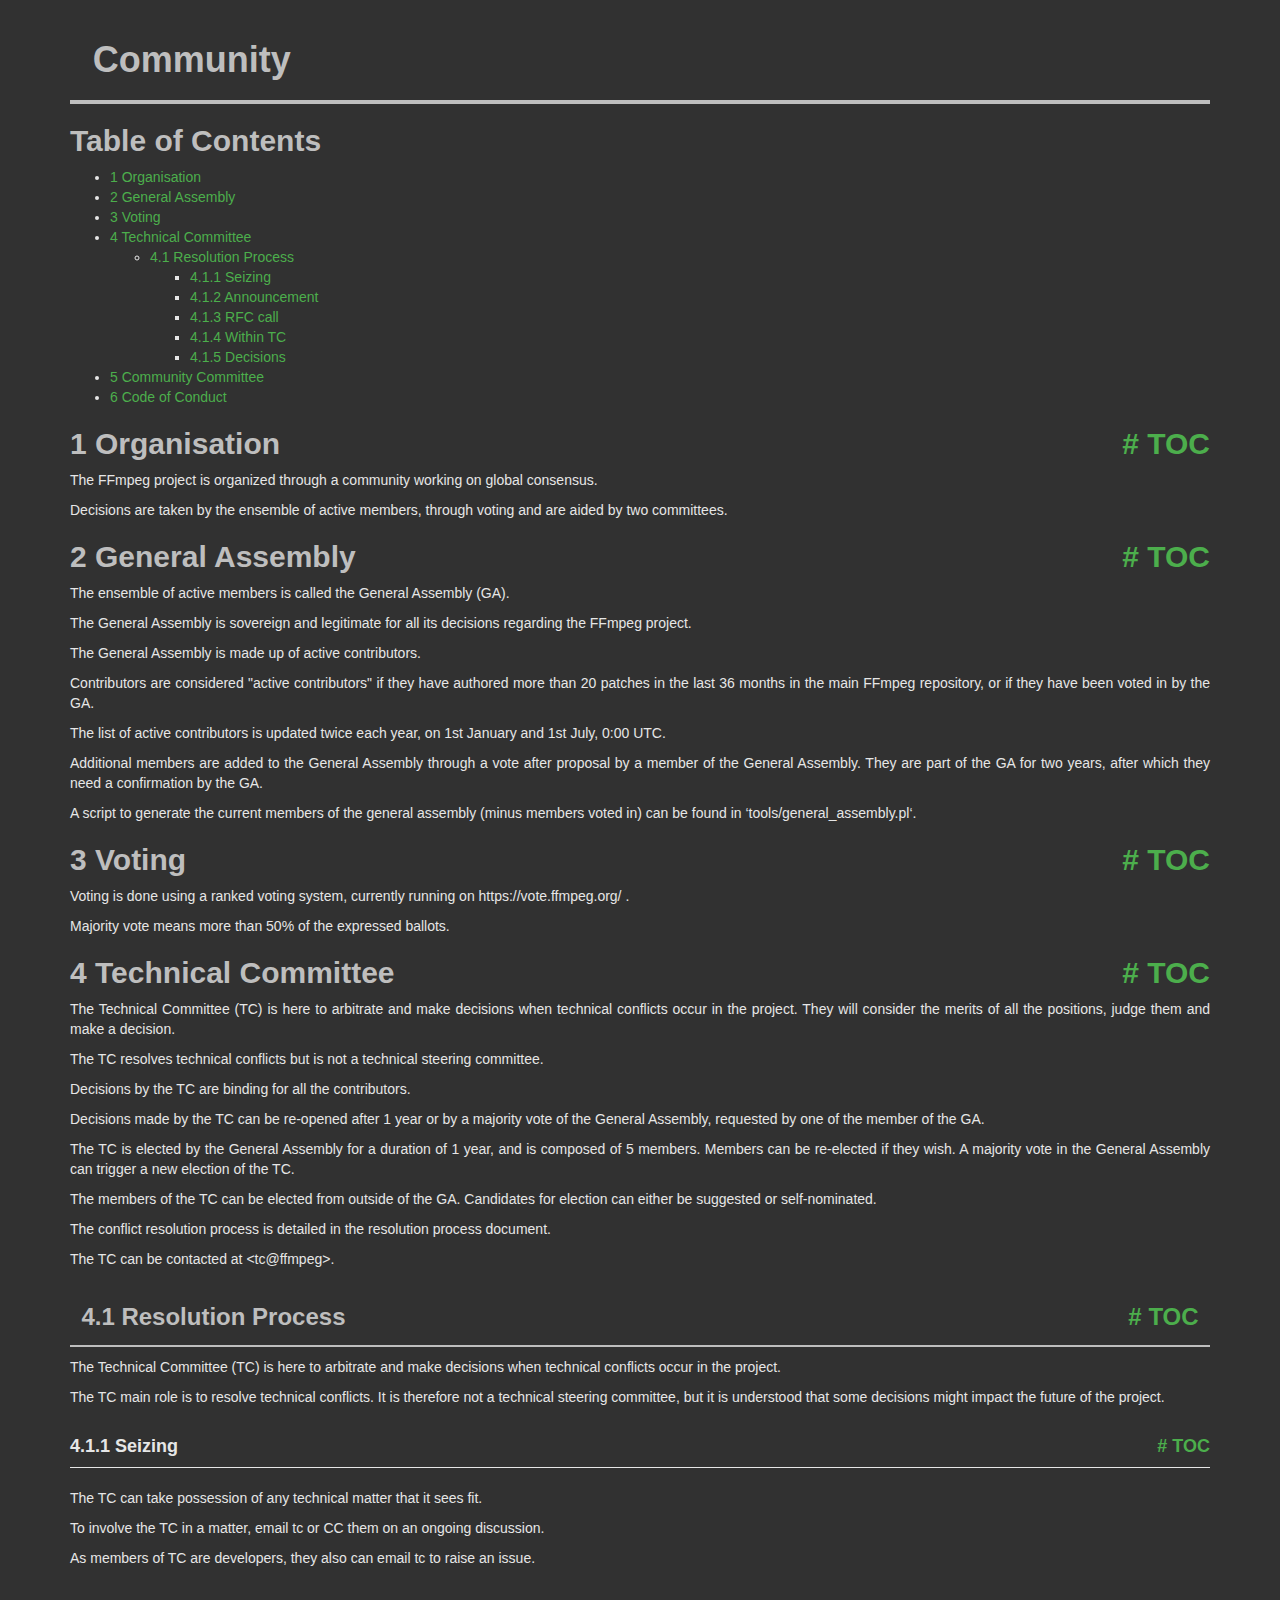
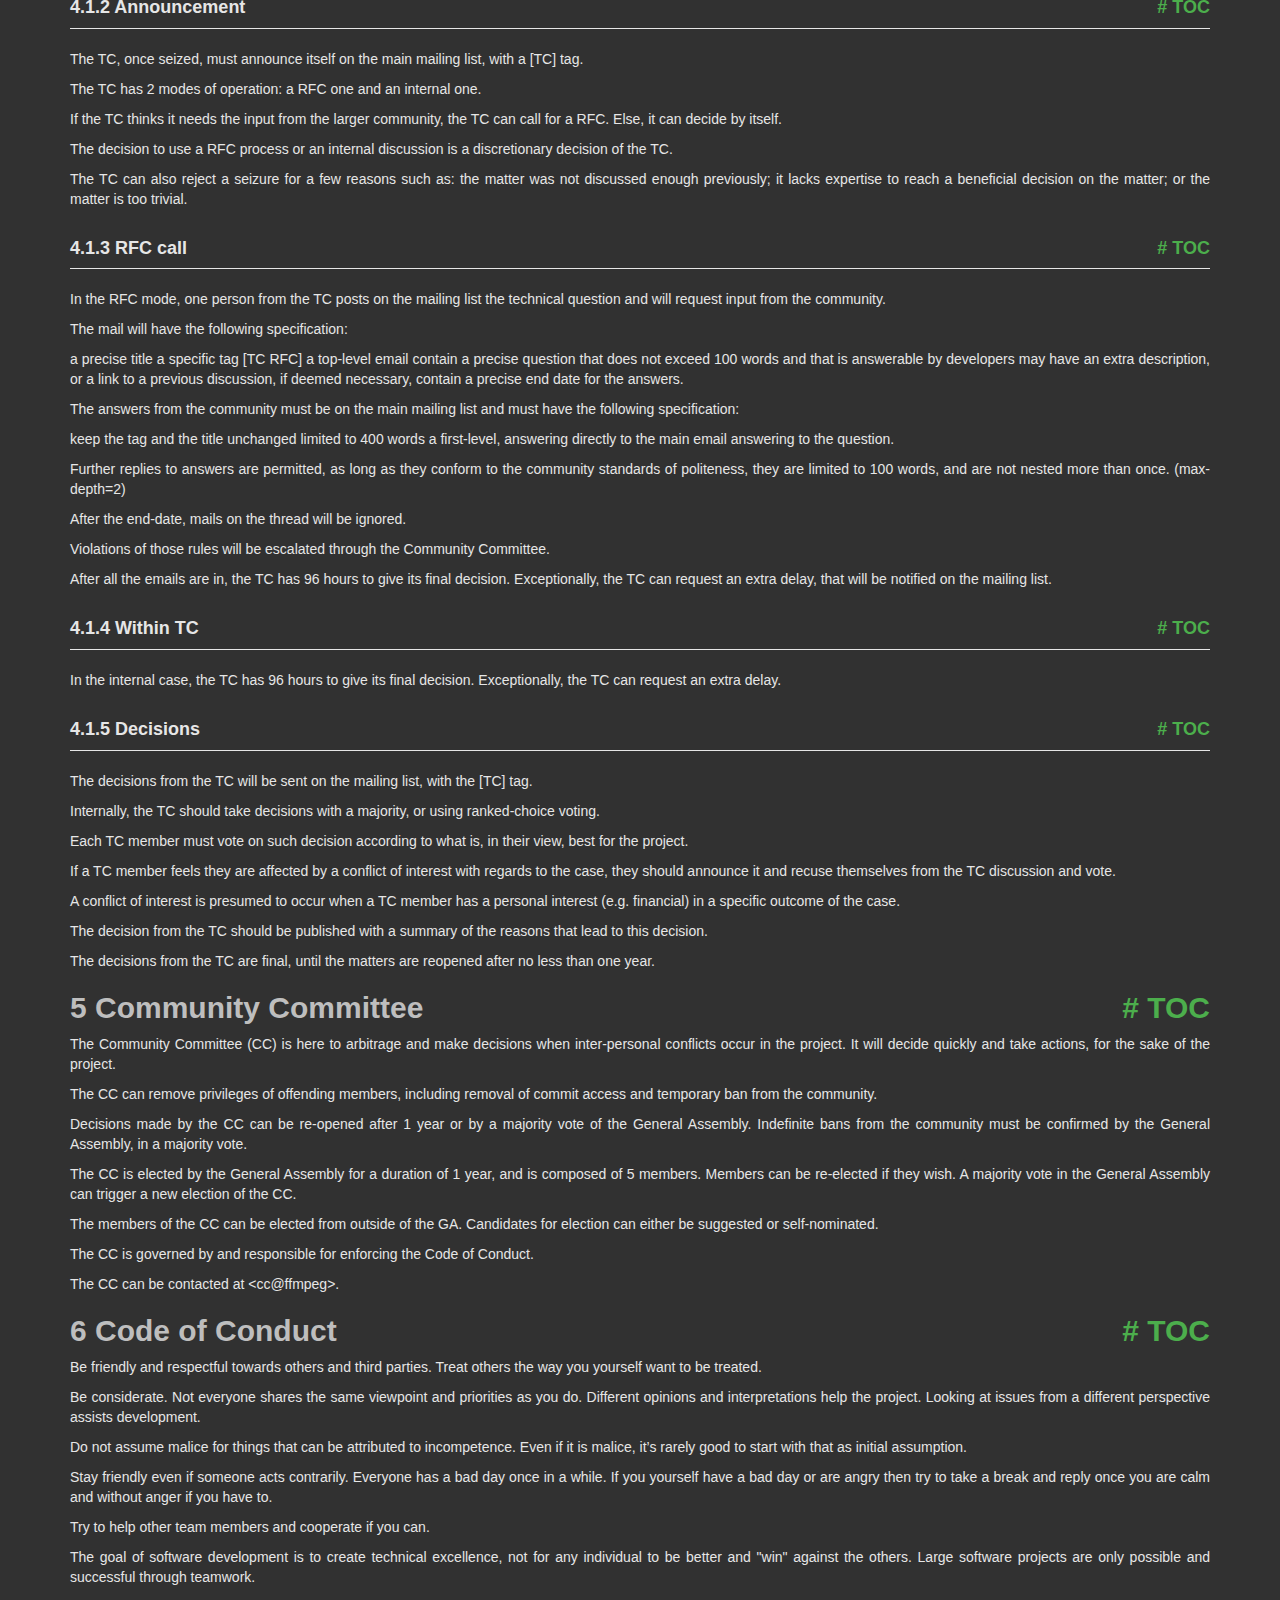
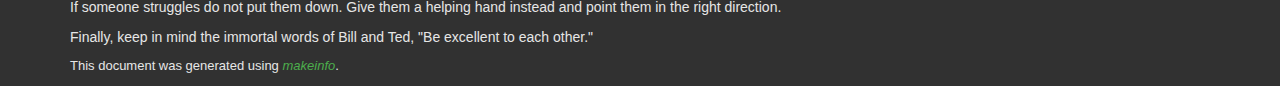
<file: ffmpeg-7.1.1-essentials_build/doc/community.html>
<!DOCTYPE html PUBLIC "-//W3C//DTD HTML 4.01 Transitional//EN" "http://www.w3.org/TR/html4/loose.dtd">
<html>
<!-- Created by , GNU Texinfo 7.1.1 -->
  <head>
    <meta charset="utf-8">
    <title>
      Community
    </title>
    <meta name="viewport" content="width=device-width,initial-scale=1.0">
    <link rel="stylesheet" type="text/css" href="bootstrap.min.css">
    <link rel="stylesheet" type="text/css" href="style.min.css">
  </head>
  <body>
    <div class="container">
      <h1>
      Community
      </h1>


<a name="SEC_Top"></a>

<div class="element-contents" id="SEC_Contents">
<h2 class="contents-heading">Table of Contents</h2>

<div class="contents">

<ul class="toc-numbered-mark">
  <li><a id="toc-Organisation-1" href="#Organisation-1">1 Organisation</a></li>
  <li><a id="toc-General-Assembly-1" href="#General-Assembly-1">2 General Assembly</a></li>
  <li><a id="toc-Voting-1" href="#Voting-1">3 Voting</a></li>
  <li><a id="toc-Technical-Committee-1" href="#Technical-Committee-1">4 Technical Committee</a>
  <ul class="toc-numbered-mark">
    <li><a id="toc-Resolution-Process-1" href="#Resolution-Process-1">4.1 Resolution Process</a>
    <ul class="toc-numbered-mark">
      <li><a id="toc-Seizing" href="#Seizing">4.1.1 Seizing</a></li>
      <li><a id="toc-Announcement" href="#Announcement">4.1.2 Announcement</a></li>
      <li><a id="toc-RFC-call" href="#RFC-call">4.1.3 RFC call</a></li>
      <li><a id="toc-Within-TC" href="#Within-TC">4.1.4 Within TC</a></li>
      <li><a id="toc-Decisions" href="#Decisions">4.1.5 Decisions</a></li>
    </ul></li>
  </ul></li>
  <li><a id="toc-Community-Committee-1" href="#Community-Committee-1">5 Community Committee</a></li>
  <li><a id="toc-Code-of-Conduct-1" href="#Code-of-Conduct-1">6 Code of Conduct</a></li>
</ul>
</div>
</div>

<a class="anchor" id="Organisation"></a><a name="Organisation-1"></a>
<h2 class="chapter">1 Organisation<span class="pull-right"><a class="anchor hidden-xs" href="#Organisation-1" aria-hidden="true">#</a> <a class="anchor hidden-xs"href="#toc-Organisation-1" aria-hidden="true">TOC</a></span></h2>

<p>The FFmpeg project is organized through a community working on global consensus.
</p>
<p>Decisions are taken by the ensemble of active members, through voting and are aided by two committees.
</p>
<a class="anchor" id="General-Assembly"></a><a name="General-Assembly-1"></a>
<h2 class="chapter">2 General Assembly<span class="pull-right"><a class="anchor hidden-xs" href="#General-Assembly-1" aria-hidden="true">#</a> <a class="anchor hidden-xs"href="#toc-General-Assembly-1" aria-hidden="true">TOC</a></span></h2>

<p>The ensemble of active members is called the General Assembly (GA).
</p>
<p>The General Assembly is sovereign and legitimate for all its decisions regarding the FFmpeg project.
</p>
<p>The General Assembly is made up of active contributors.
</p>
<p>Contributors are considered &quot;active contributors&quot; if they have authored more than 20 patches in the last 36 months in the main FFmpeg repository, or if they have been voted in by the GA.
</p>
<p>The list of active contributors is updated twice each year, on 1st January and 1st July, 0:00 UTC.
</p>
<p>Additional members are added to the General Assembly through a vote after proposal by a member of the General Assembly. They are part of the GA for two years, after which they need a confirmation by the GA.
</p>
<p>A script to generate the current members of the general assembly (minus members voted in) can be found in &lsquo;tools/general_assembly.pl&lsquo;.
</p>
<a class="anchor" id="Voting"></a><a name="Voting-1"></a>
<h2 class="chapter">3 Voting<span class="pull-right"><a class="anchor hidden-xs" href="#Voting-1" aria-hidden="true">#</a> <a class="anchor hidden-xs"href="#toc-Voting-1" aria-hidden="true">TOC</a></span></h2>

<p>Voting is done using a ranked voting system, currently running on https://vote.ffmpeg.org/ .
</p>
<p>Majority vote means more than 50% of the expressed ballots.
</p>
<a class="anchor" id="Technical-Committee"></a><a name="Technical-Committee-1"></a>
<h2 class="chapter">4 Technical Committee<span class="pull-right"><a class="anchor hidden-xs" href="#Technical-Committee-1" aria-hidden="true">#</a> <a class="anchor hidden-xs"href="#toc-Technical-Committee-1" aria-hidden="true">TOC</a></span></h2>

<p>The Technical Committee (TC) is here to arbitrate and make decisions when technical conflicts occur in the project. They will consider the merits of all the positions, judge them and make a decision.
</p>
<p>The TC resolves technical conflicts but is not a technical steering committee.
</p>
<p>Decisions by the TC are binding for all the contributors.
</p>
<p>Decisions made by the TC can be re-opened after 1 year or by a majority vote of the General Assembly, requested by one of the member of the GA.
</p>
<p>The TC is elected by the General Assembly for a duration of 1 year, and is composed of 5 members. Members can be re-elected if they wish. A majority vote in the General Assembly can trigger a new election of the TC.
</p>
<p>The members of the TC can be elected from outside of the GA. Candidates for election can either be suggested or self-nominated.
</p>
<p>The conflict resolution process is detailed in the resolution process document.
</p>
<p>The TC can be contacted at &lt;tc@ffmpeg&gt;.
</p>
<a class="anchor" id="Resolution-Process"></a><a name="Resolution-Process-1"></a>
<h3 class="section">4.1 Resolution Process<span class="pull-right"><a class="anchor hidden-xs" href="#Resolution-Process-1" aria-hidden="true">#</a> <a class="anchor hidden-xs"href="#toc-Resolution-Process-1" aria-hidden="true">TOC</a></span></h3>

<p>The Technical Committee (TC) is here to arbitrate and make decisions when technical conflicts occur in the project.
</p>
<p>The TC main role is to resolve technical conflicts. It is therefore not a technical steering committee, but it is understood that some decisions might impact the future of the project.
</p>
<a name="Seizing"></a>
<h4 class="subsection">4.1.1 Seizing<span class="pull-right"><a class="anchor hidden-xs" href="#Seizing" aria-hidden="true">#</a> <a class="anchor hidden-xs"href="#toc-Seizing" aria-hidden="true">TOC</a></span></h4>

<p>The TC can take possession of any technical matter that it sees fit.
</p>
<p>To involve the TC in a matter, email tc&nbsp;or CC them on an ongoing discussion.
</p>
<p>As members of TC are developers, they also can email tc&nbsp;to raise an issue.
</p><a name="Announcement"></a>
<h4 class="subsection">4.1.2 Announcement<span class="pull-right"><a class="anchor hidden-xs" href="#Announcement" aria-hidden="true">#</a> <a class="anchor hidden-xs"href="#toc-Announcement" aria-hidden="true">TOC</a></span></h4>

<p>The TC, once seized, must announce itself on the main mailing list, with a [TC] tag.
</p>
<p>The TC has 2 modes of operation: a RFC one and an internal one.
</p>
<p>If the TC thinks it needs the input from the larger community, the TC can call for a RFC. Else, it can decide by itself.
</p>
<p>The decision to use a RFC process or an internal discussion is a discretionary decision of the TC.
</p>
<p>The TC can also reject a seizure for a few reasons such as: the matter was not discussed enough previously; it lacks expertise to reach a beneficial decision on the matter; or the matter is too trivial.
</p><a name="RFC-call"></a>
<h4 class="subsection">4.1.3 RFC call<span class="pull-right"><a class="anchor hidden-xs" href="#RFC-call" aria-hidden="true">#</a> <a class="anchor hidden-xs"href="#toc-RFC-call" aria-hidden="true">TOC</a></span></h4>

<p>In the RFC mode, one person from the TC posts on the mailing list the technical question and will request input from the community.
</p>
<p>The mail will have the following specification:
</p>
<p>a precise title
    a specific tag [TC RFC]
    a top-level email
    contain a precise question that does not exceed 100 words and that is answerable by developers
    may have an extra description, or a link to a previous discussion, if deemed necessary,
    contain a precise end date for the answers.
</p>
<p>The answers from the community must be on the main mailing list and must have the following specification:
</p>
<p>keep the tag and the title unchanged
    limited to 400 words
    a first-level, answering directly to the main email
    answering to the question.
</p>
<p>Further replies to answers are permitted, as long as they conform to the community standards of politeness, they are limited to 100 words, and are not nested more than once. (max-depth=2)
</p>
<p>After the end-date, mails on the thread will be ignored.
</p>
<p>Violations of those rules will be escalated through the Community Committee.
</p>
<p>After all the emails are in, the TC has 96 hours to give its final decision. Exceptionally, the TC can request an extra delay, that will be notified on the mailing list.
</p><a name="Within-TC"></a>
<h4 class="subsection">4.1.4 Within TC<span class="pull-right"><a class="anchor hidden-xs" href="#Within-TC" aria-hidden="true">#</a> <a class="anchor hidden-xs"href="#toc-Within-TC" aria-hidden="true">TOC</a></span></h4>

<p>In the internal case, the TC has 96 hours to give its final decision. Exceptionally, the TC can request an extra delay.
</p><a name="Decisions"></a>
<h4 class="subsection">4.1.5 Decisions<span class="pull-right"><a class="anchor hidden-xs" href="#Decisions" aria-hidden="true">#</a> <a class="anchor hidden-xs"href="#toc-Decisions" aria-hidden="true">TOC</a></span></h4>

<p>The decisions from the TC will be sent on the mailing list, with the [TC] tag.
</p>
<p>Internally, the TC should take decisions with a majority, or using ranked-choice voting.
</p>
<p>Each TC member must vote on such decision according to what is, in their view, best for the project.
</p>
<p>If a TC member feels they are affected by a conflict of interest with regards to the case, they should announce it and recuse themselves from the TC
discussion and vote.
</p>
<p>A conflict of interest is presumed to occur when a TC member has a personal interest (e.g. financial) in a specific outcome of the case.
</p>
<p>The decision from the TC should be published with a summary of the reasons that lead to this decision.
</p>
<p>The decisions from the TC are final, until the matters are reopened after no less than one year.
</p>
<a class="anchor" id="Community-Committee"></a><a name="Community-Committee-1"></a>
<h2 class="chapter">5 Community Committee<span class="pull-right"><a class="anchor hidden-xs" href="#Community-Committee-1" aria-hidden="true">#</a> <a class="anchor hidden-xs"href="#toc-Community-Committee-1" aria-hidden="true">TOC</a></span></h2>

<p>The Community Committee (CC) is here to arbitrage and make decisions when inter-personal conflicts occur in the project. It will decide quickly and take actions, for the sake of the project.
</p>
<p>The CC can remove privileges of offending members, including removal of commit access and temporary ban from the community.
</p>
<p>Decisions made by the CC can be re-opened after 1 year or by a majority vote of the General Assembly. Indefinite bans from the community must be confirmed by the General Assembly, in a majority vote.
</p>
<p>The CC is elected by the General Assembly for a duration of 1 year, and is composed of 5 members. Members can be re-elected if they wish. A majority vote in the General Assembly can trigger a new election of the CC.
</p>
<p>The members of the CC can be elected from outside of the GA. Candidates for election can either be suggested or self-nominated.
</p>
<p>The CC is governed by and responsible for enforcing the Code of Conduct.
</p>
<p>The CC can be contacted at &lt;cc@ffmpeg&gt;.
</p>
<a class="anchor" id="Code-of-Conduct"></a><a name="Code-of-Conduct-1"></a>
<h2 class="chapter">6 Code of Conduct<span class="pull-right"><a class="anchor hidden-xs" href="#Code-of-Conduct-1" aria-hidden="true">#</a> <a class="anchor hidden-xs"href="#toc-Code-of-Conduct-1" aria-hidden="true">TOC</a></span></h2>

<p>Be friendly and respectful towards others and third parties.
Treat others the way you yourself want to be treated.
</p>
<p>Be considerate. Not everyone shares the same viewpoint and priorities as you do.
Different opinions and interpretations help the project.
Looking at issues from a different perspective assists development.
</p>
<p>Do not assume malice for things that can be attributed to incompetence. Even if
it is malice, it&rsquo;s rarely good to start with that as initial assumption.
</p>
<p>Stay friendly even if someone acts contrarily. Everyone has a bad day
once in a while.
If you yourself have a bad day or are angry then try to take a break and reply
once you are calm and without anger if you have to.
</p>
<p>Try to help other team members and cooperate if you can.
</p>
<p>The goal of software development is to create technical excellence, not for any
individual to be better and &quot;win&quot; against the others. Large software projects
are only possible and successful through teamwork.
</p>
<p>If someone struggles do not put them down. Give them a helping hand
instead and point them in the right direction.
</p>
<p>Finally, keep in mind the immortal words of Bill and Ted,
&quot;Be excellent to each other.&quot;
</p>
      <p style="font-size: small;">
        This document was generated using <a class="uref" href="https://www.gnu.org/software/texinfo/"><em class="emph">makeinfo</em></a>.
      </p>
    </div>
  </body>
</html>
</file>
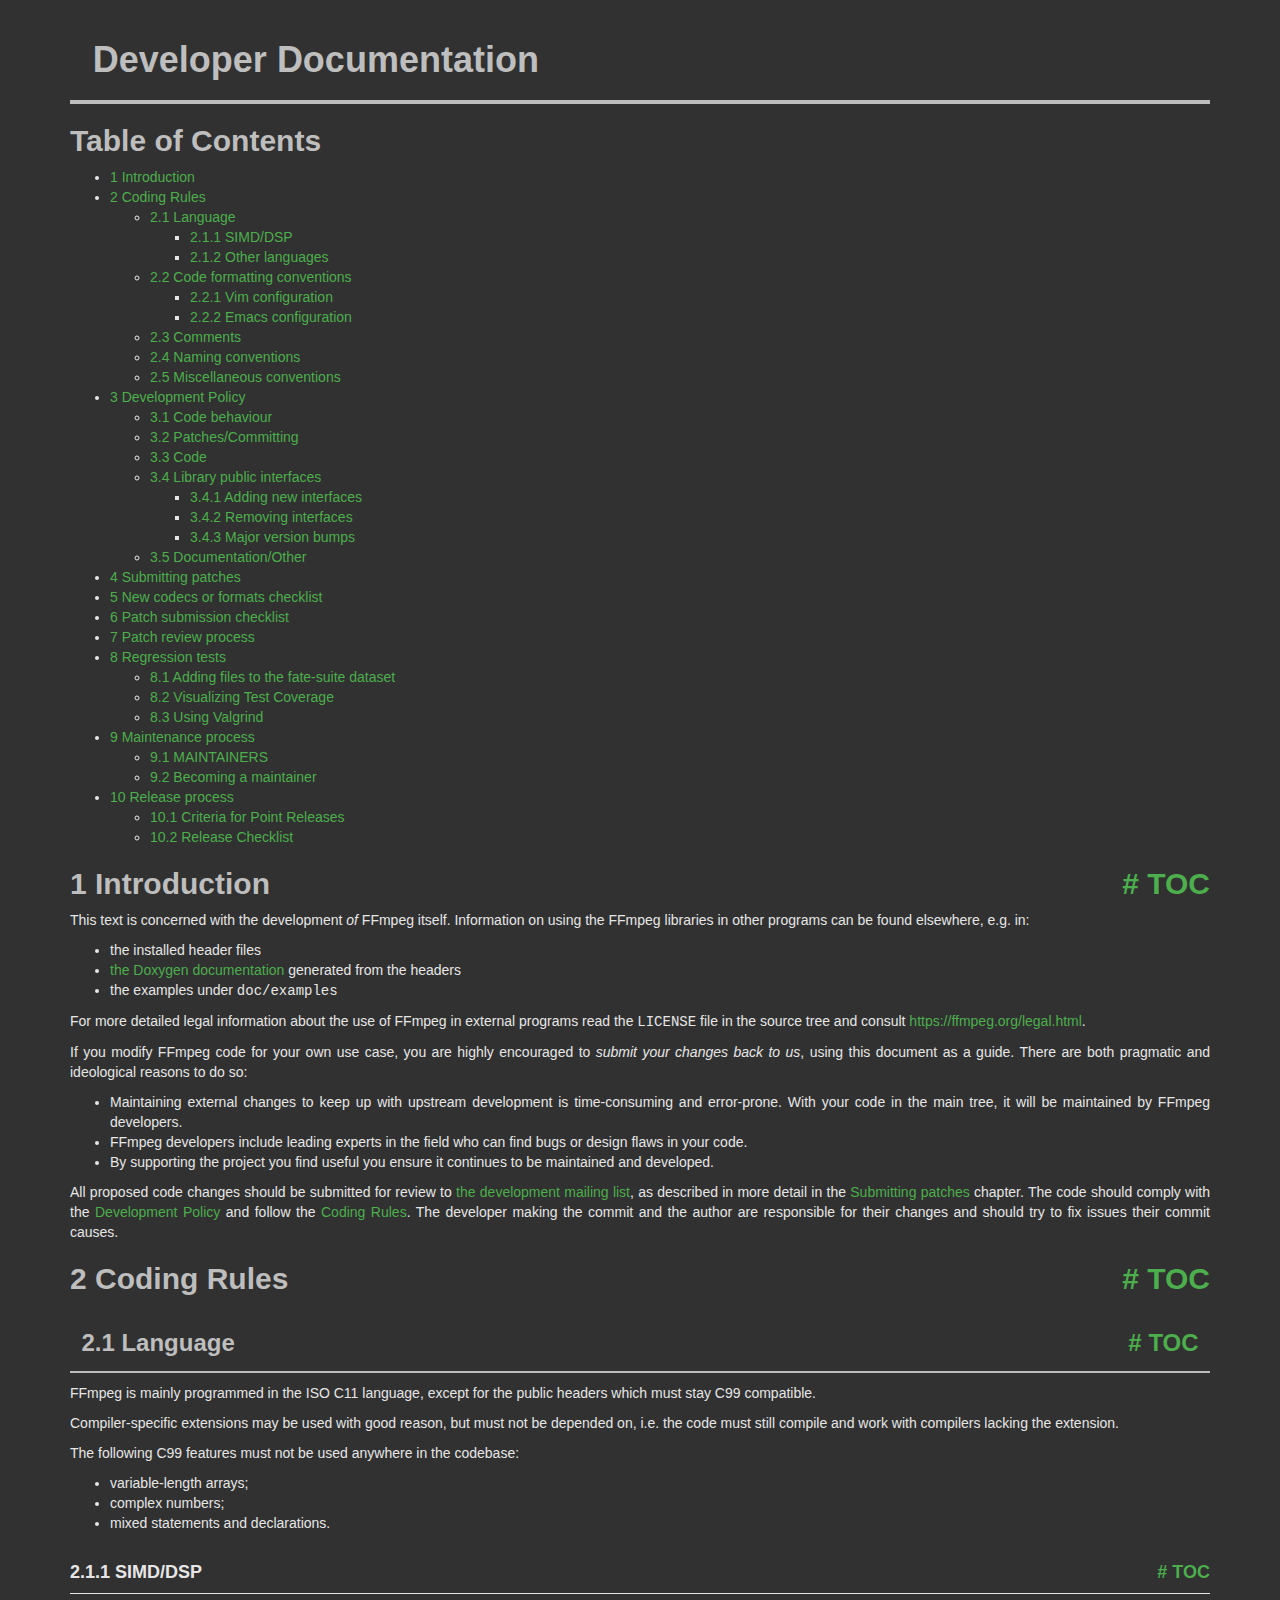
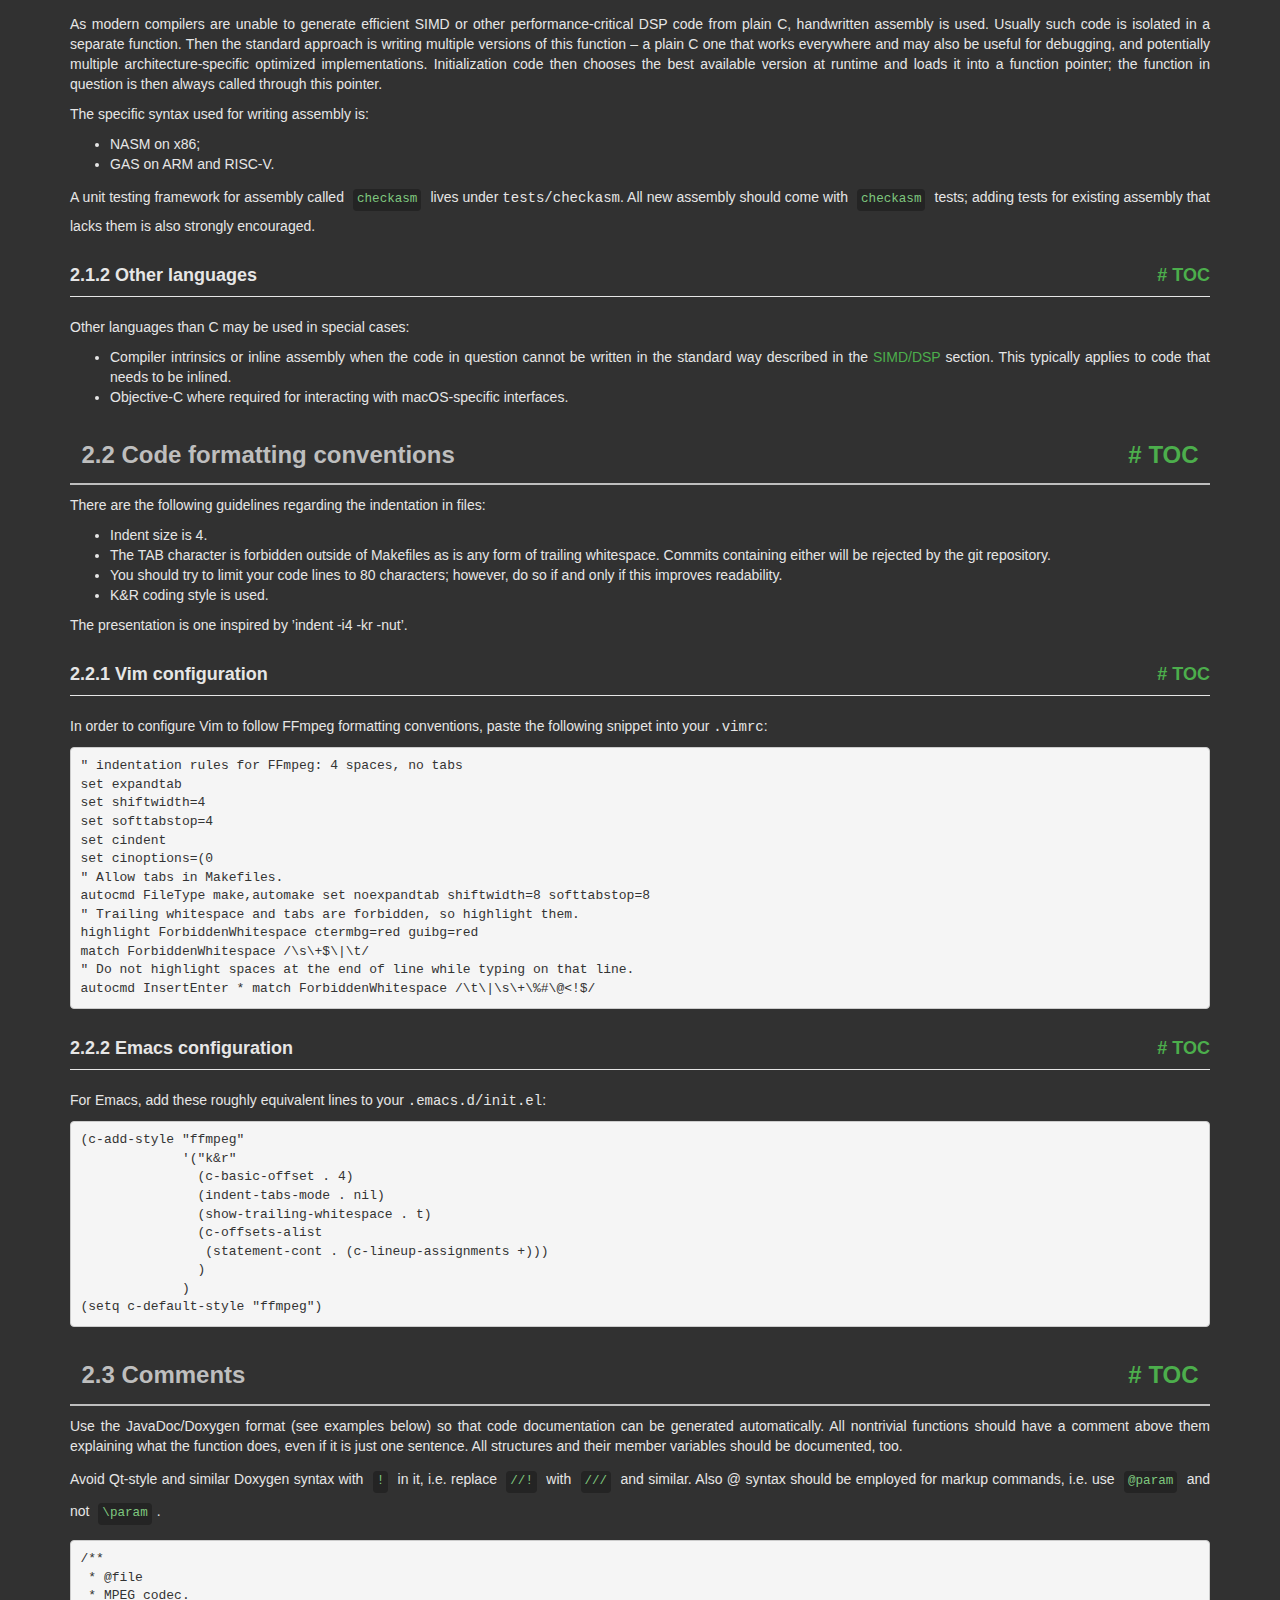
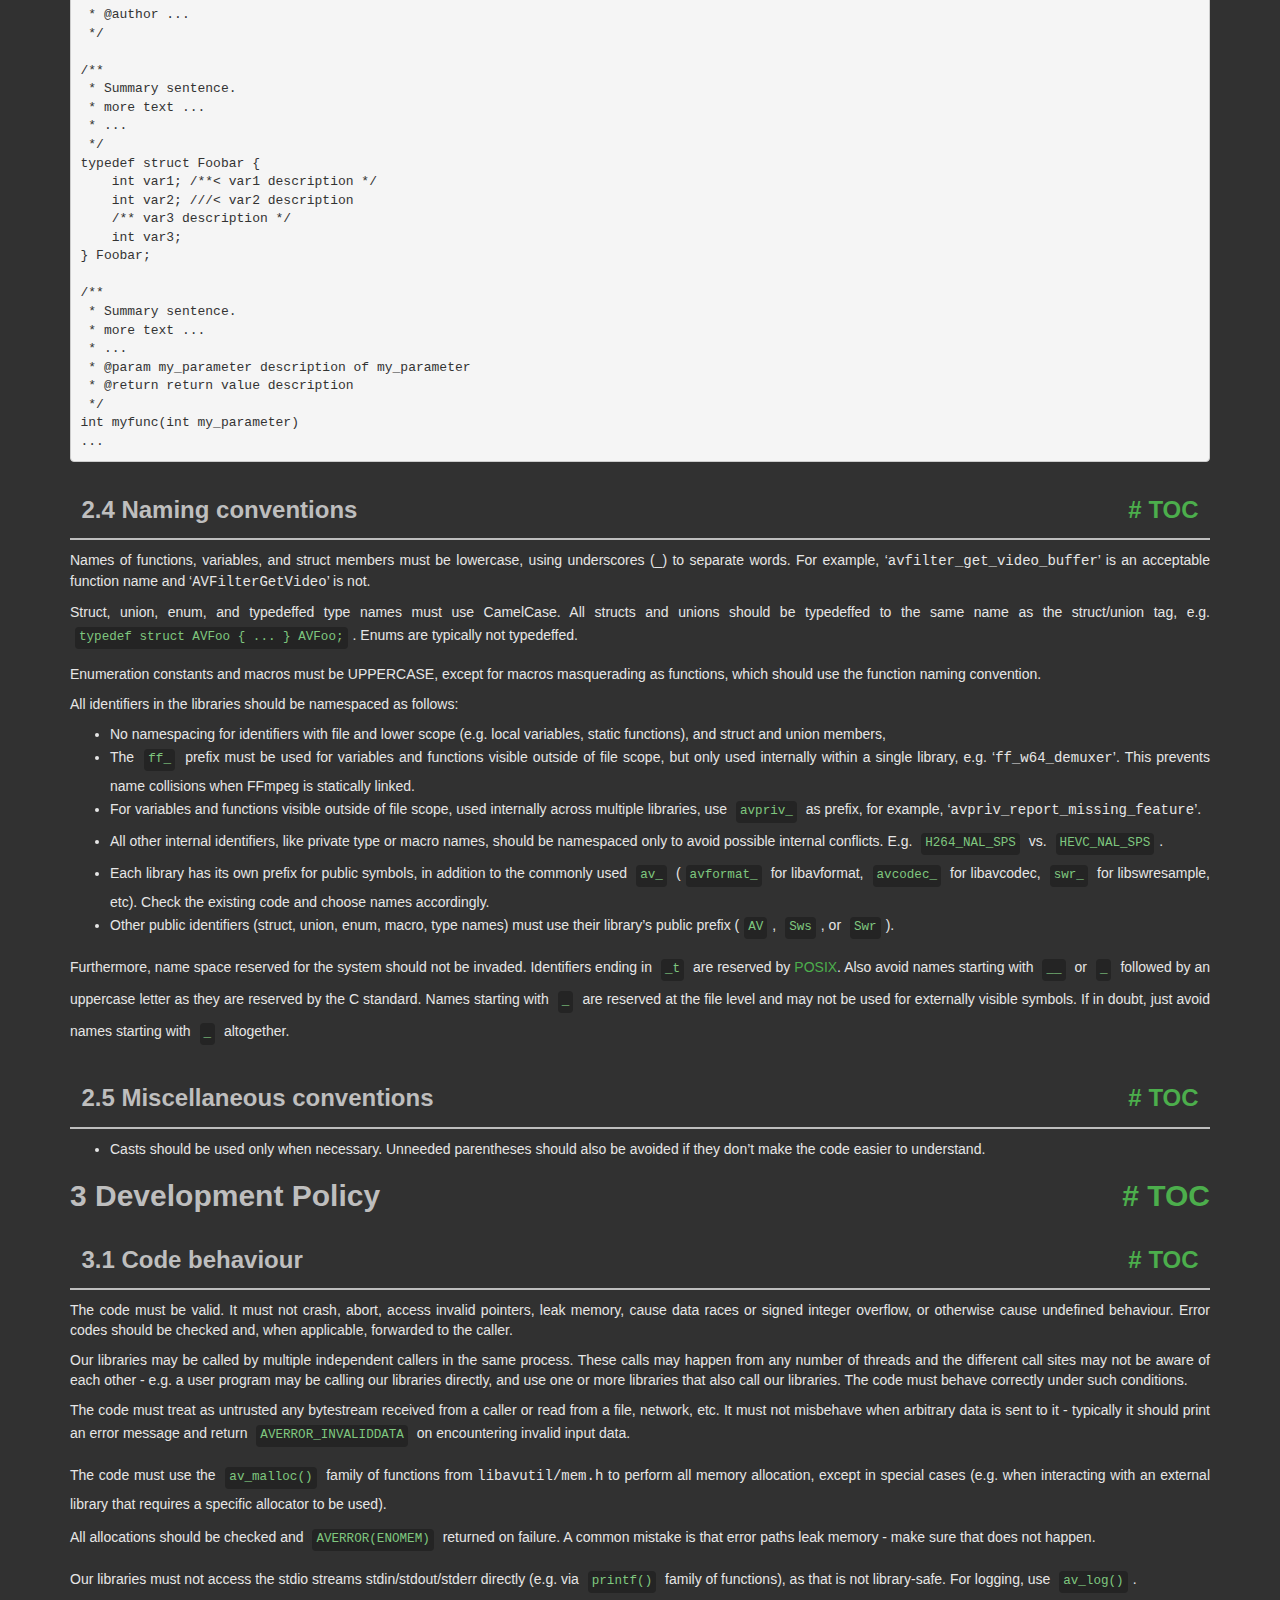
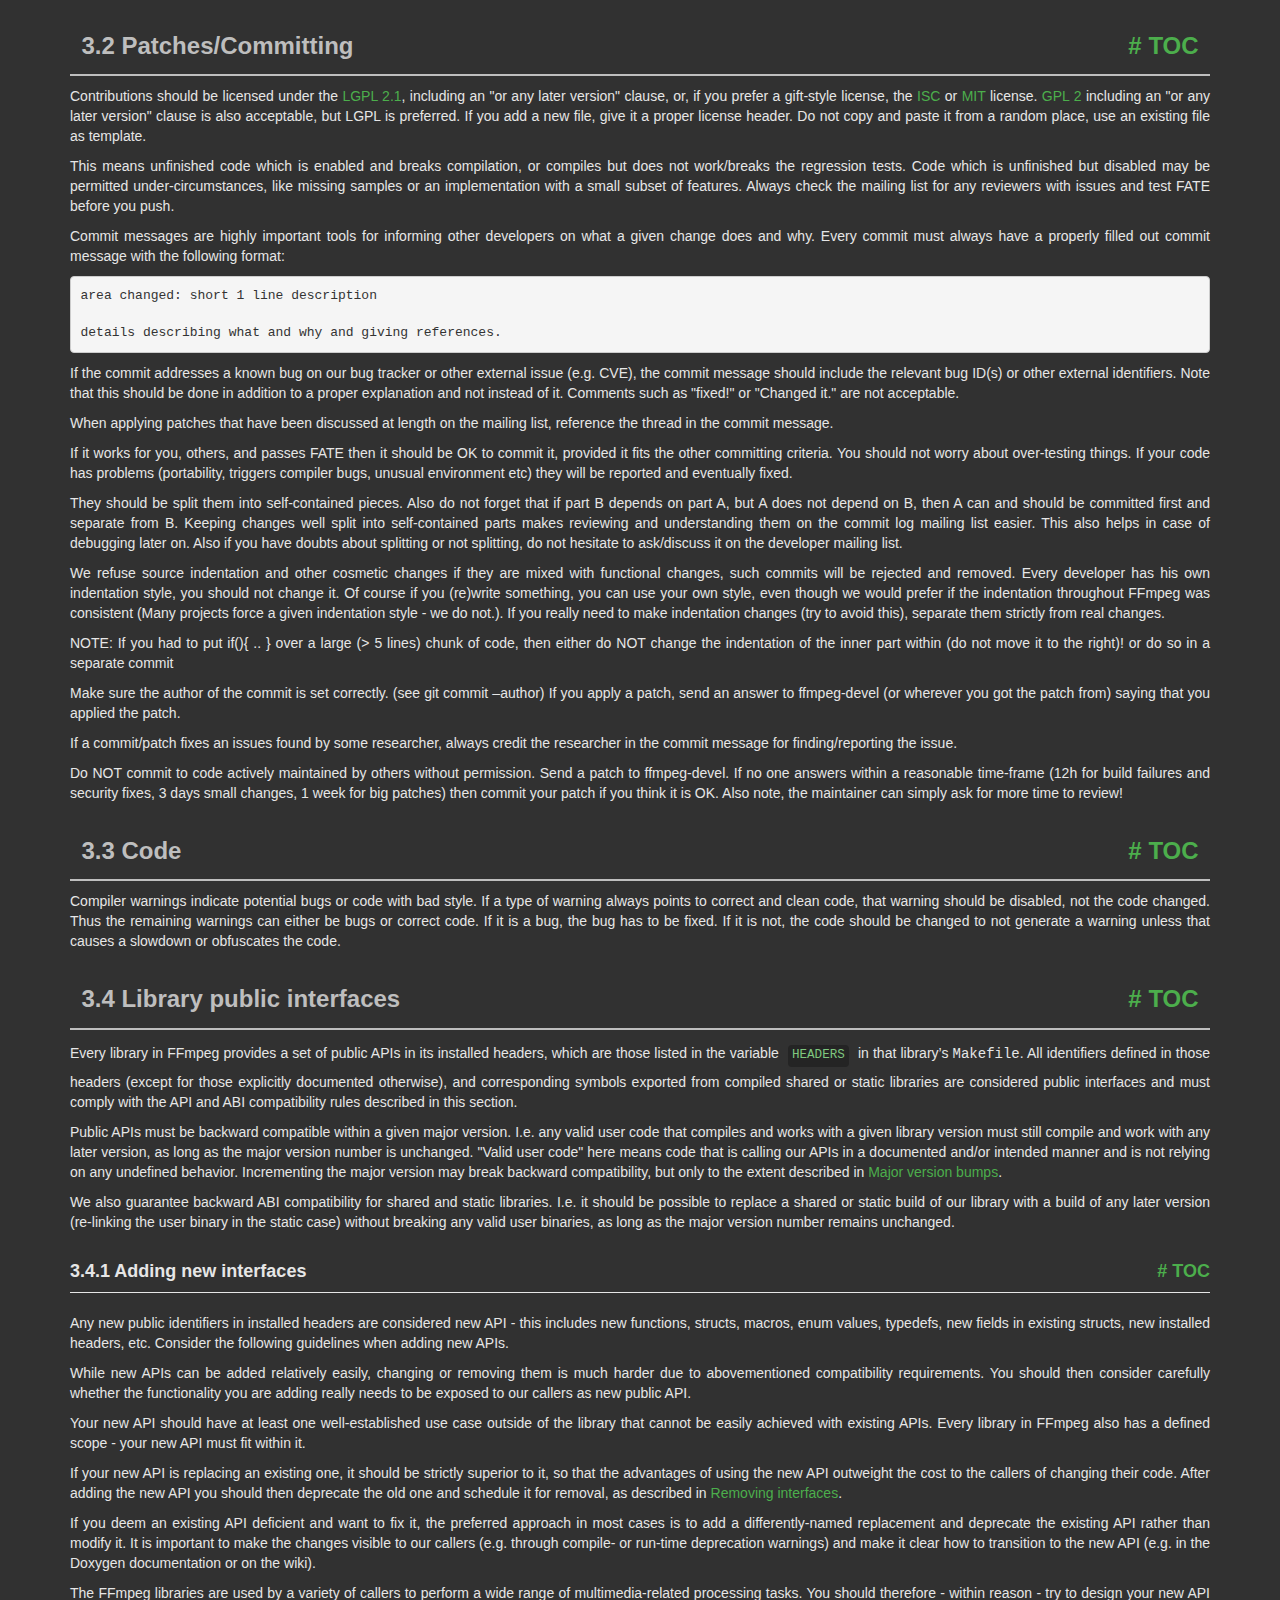
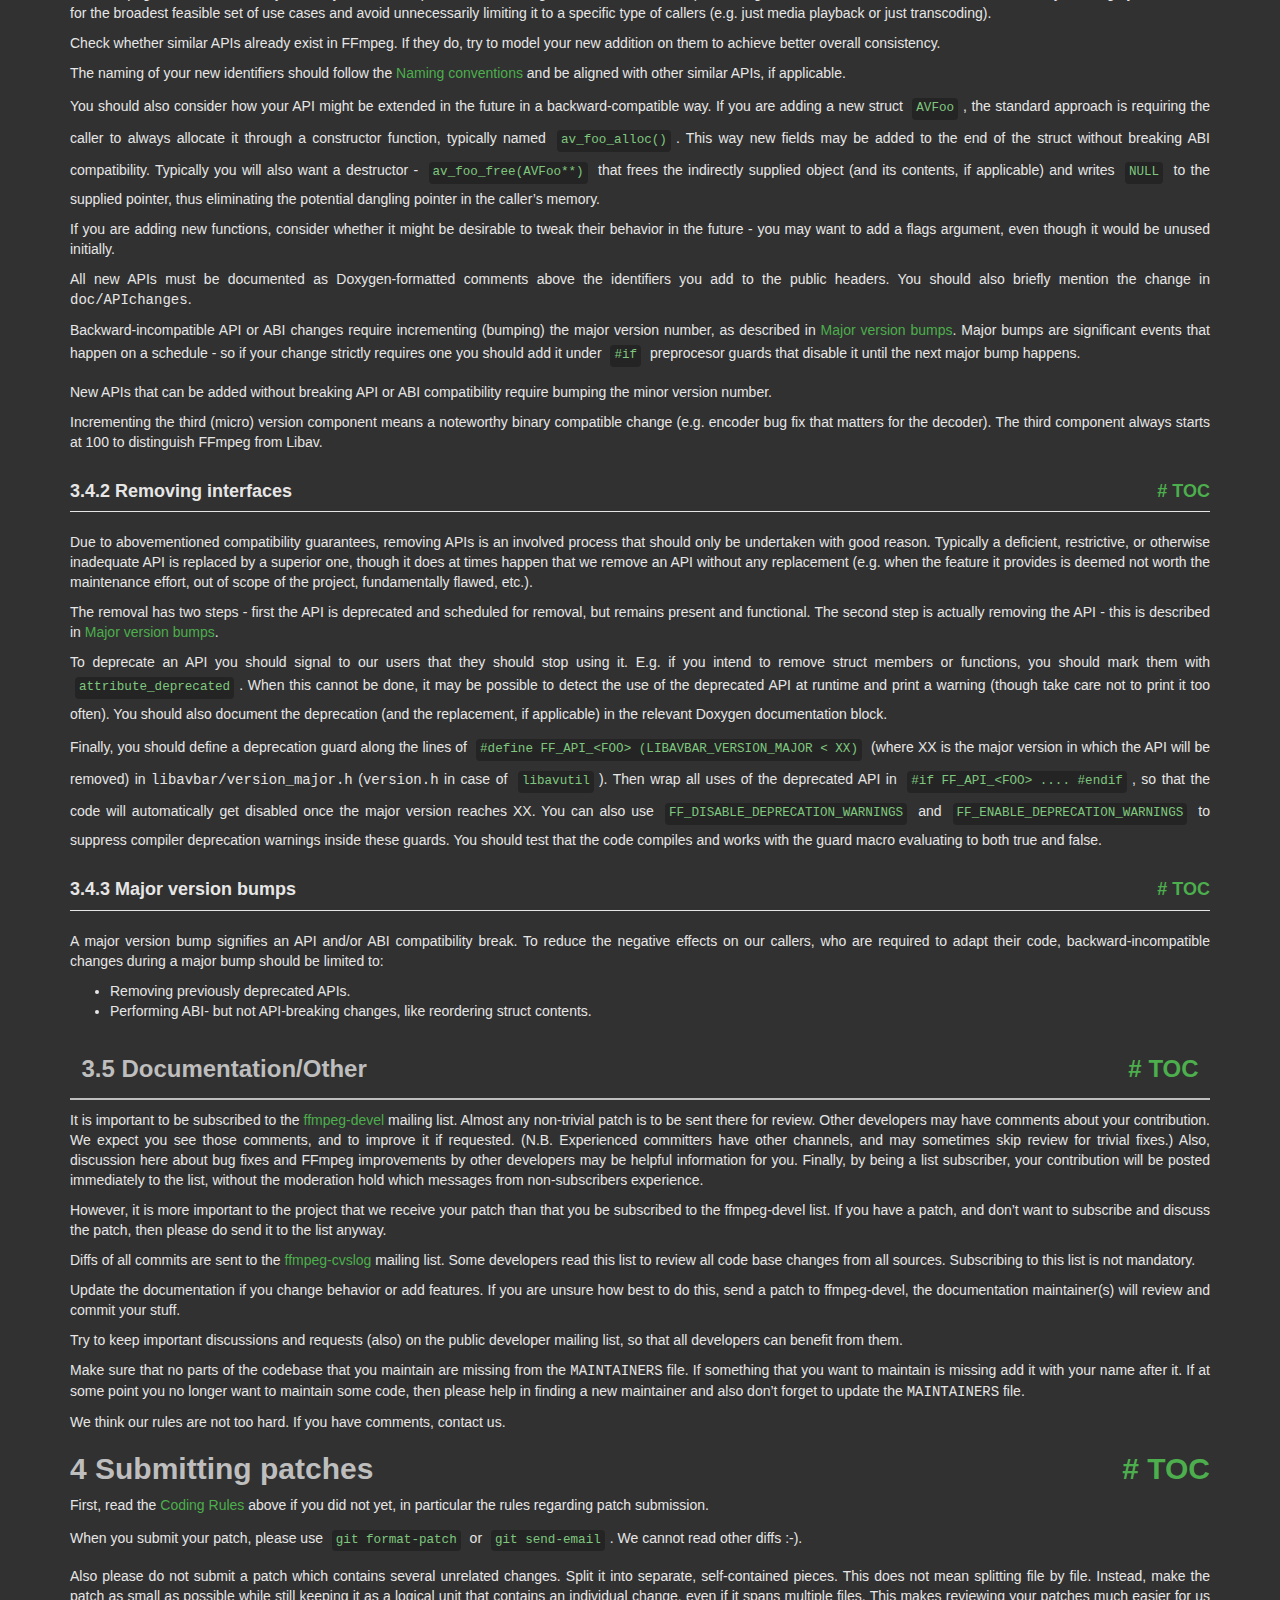
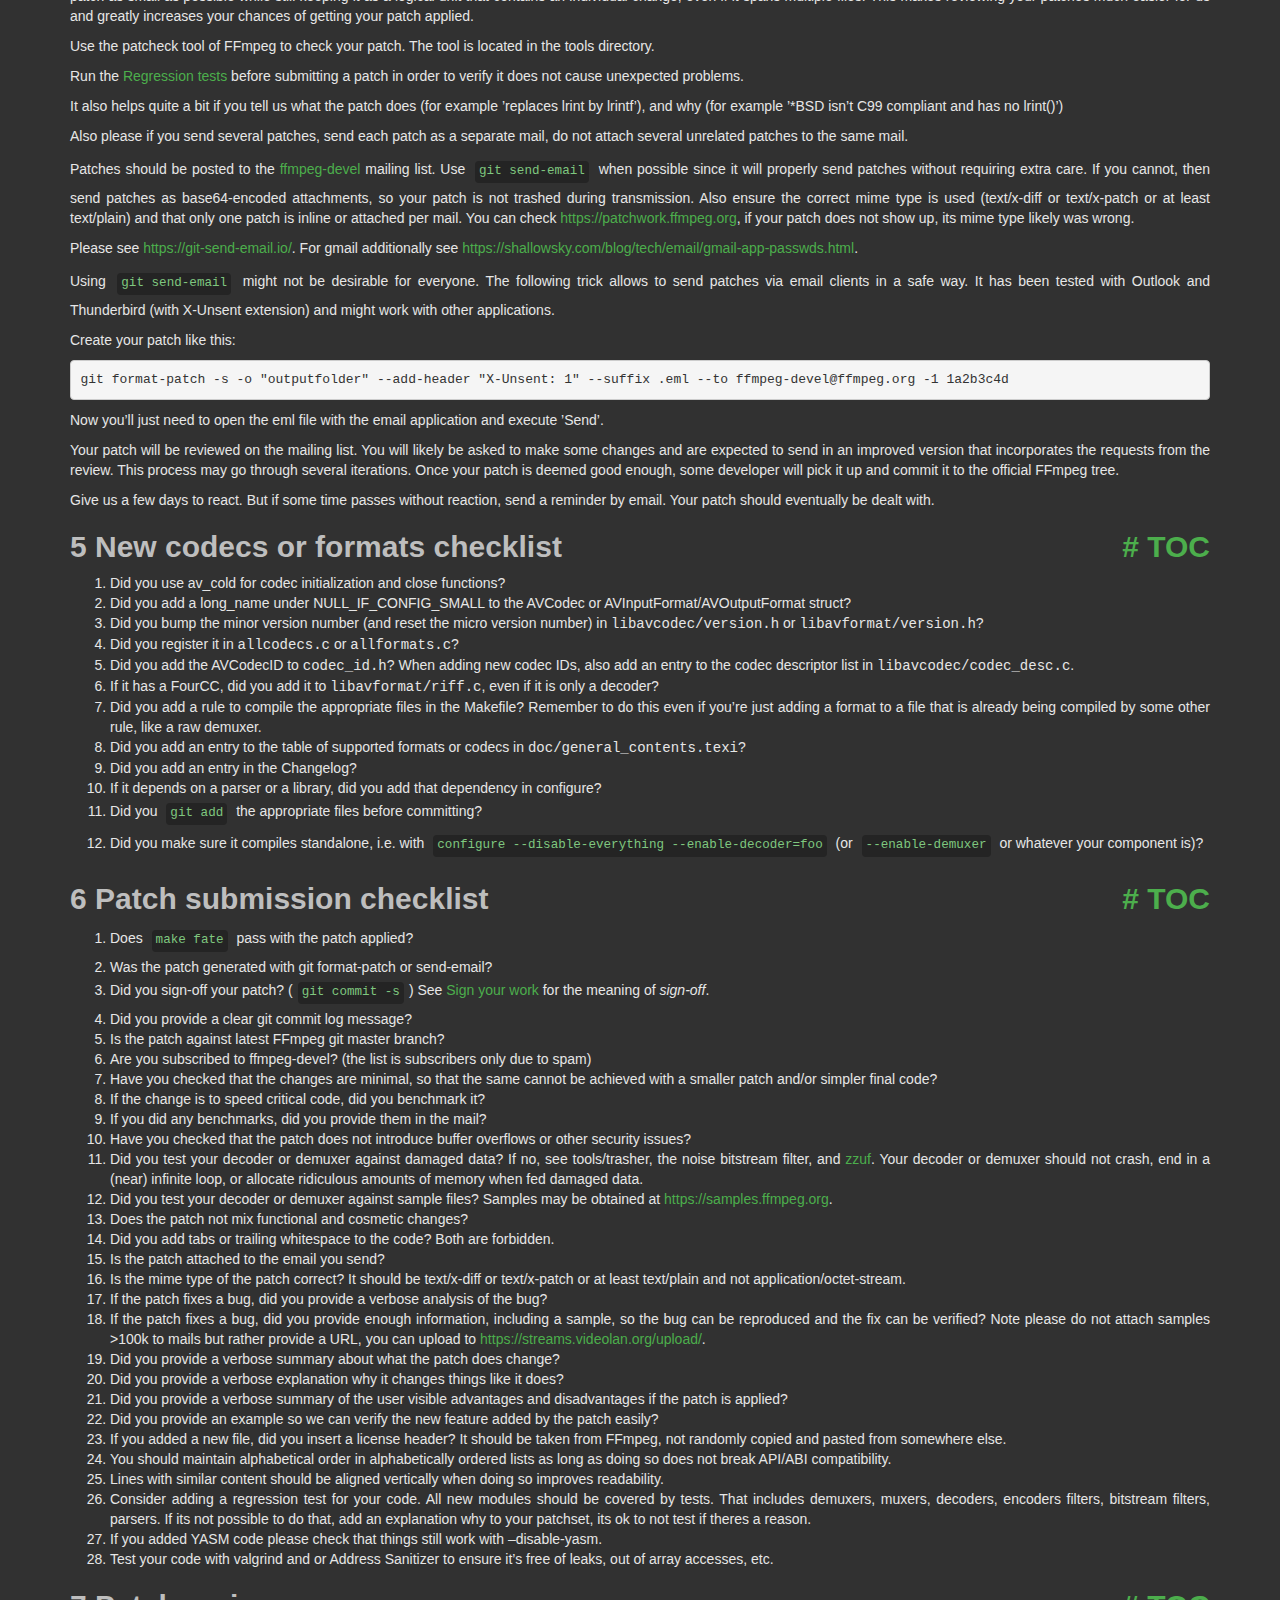
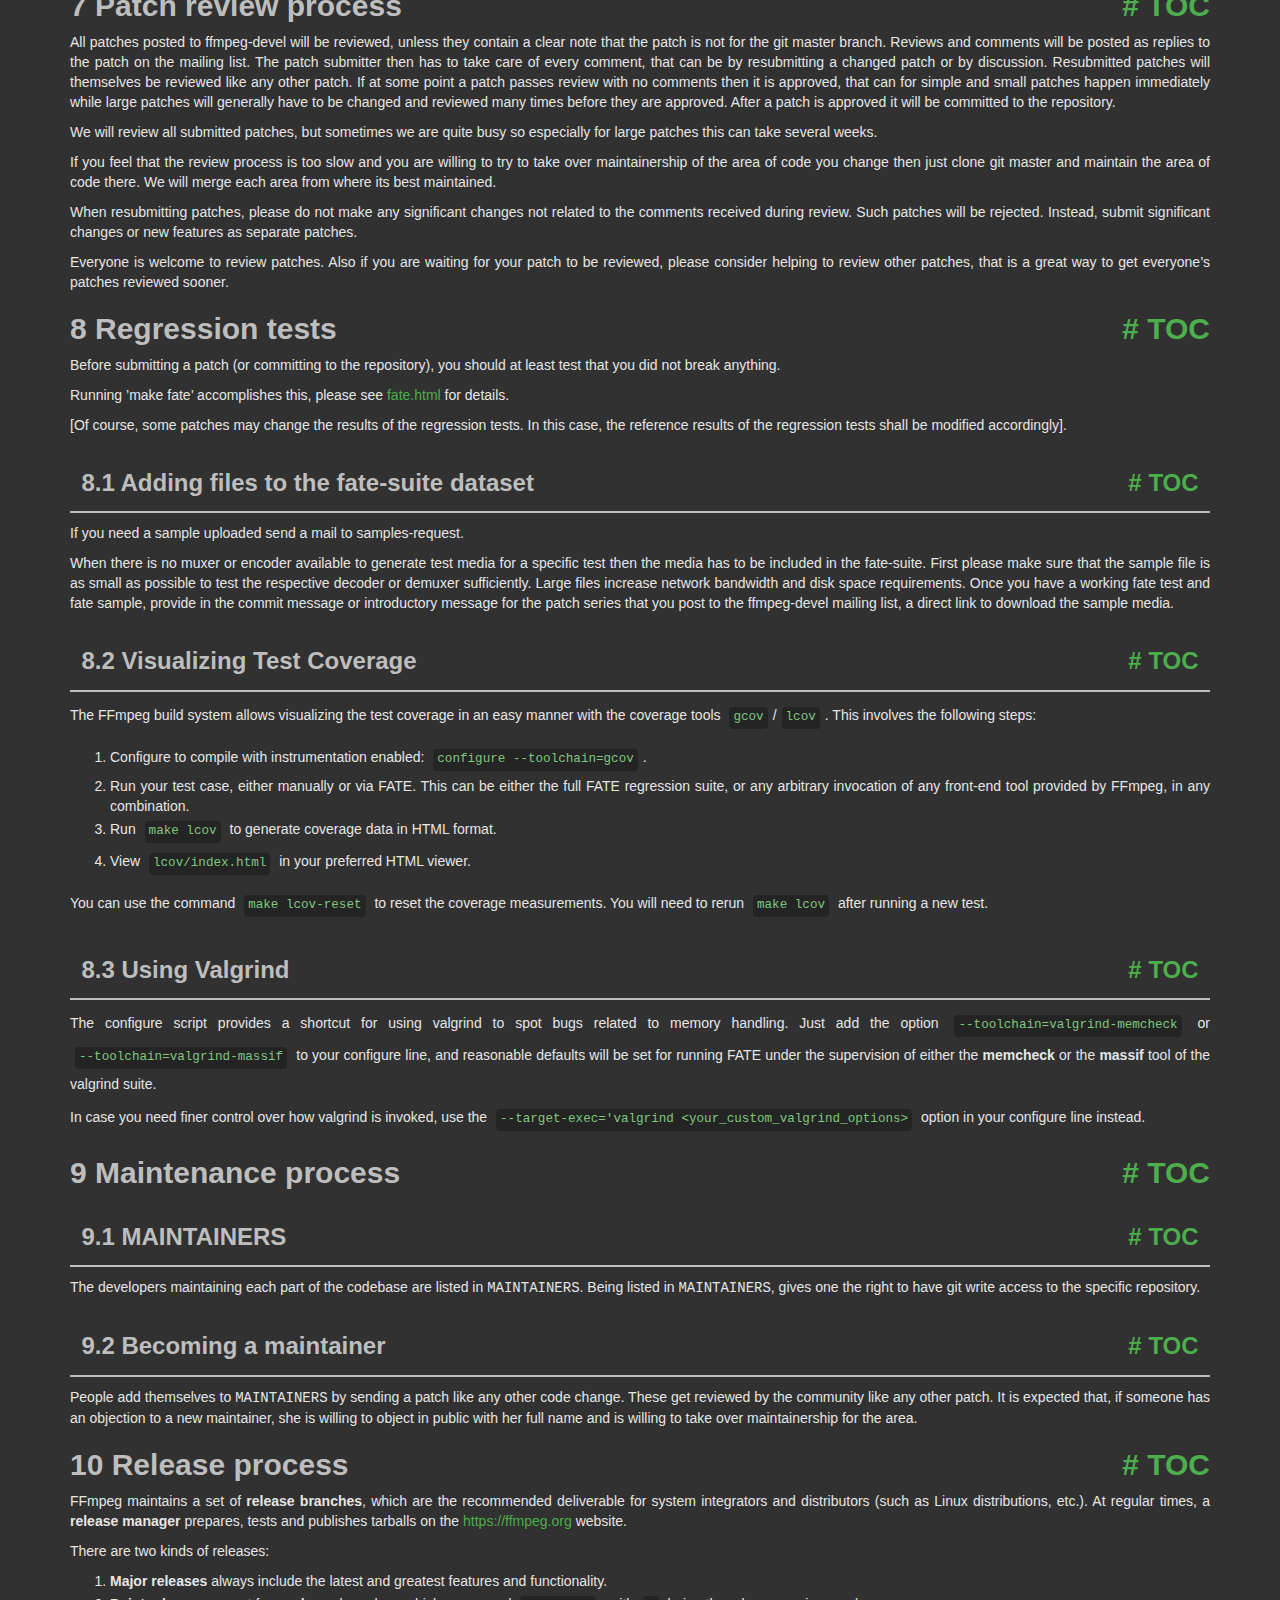
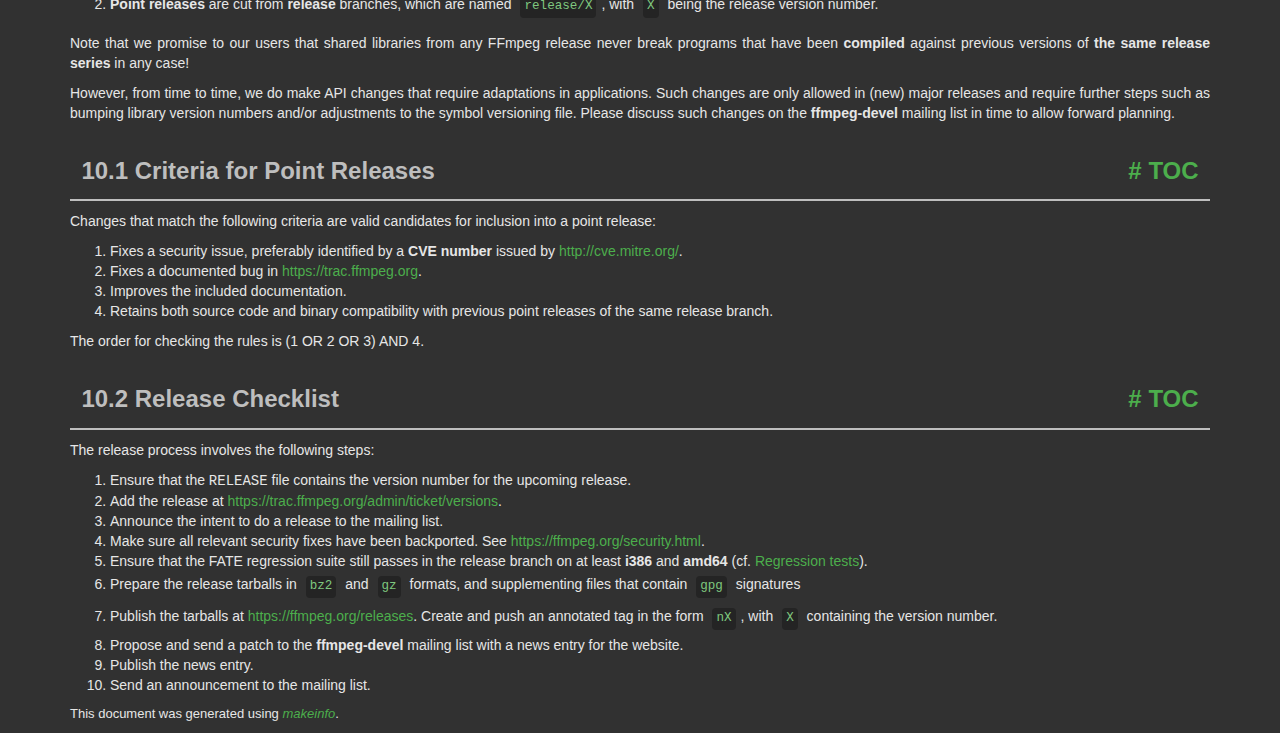
<file: ffmpeg-7.1.1-essentials_build/doc/developer.html>
<!DOCTYPE html PUBLIC "-//W3C//DTD HTML 4.01 Transitional//EN" "http://www.w3.org/TR/html4/loose.dtd">
<html>
<!-- Created by , GNU Texinfo 7.1.1 -->
  <head>
    <meta charset="utf-8">
    <title>
      Developer Documentation
    </title>
    <meta name="viewport" content="width=device-width,initial-scale=1.0">
    <link rel="stylesheet" type="text/css" href="bootstrap.min.css">
    <link rel="stylesheet" type="text/css" href="style.min.css">
  </head>
  <body>
    <div class="container">
      <h1>
      Developer Documentation
      </h1>


<a name="SEC_Top"></a>

<div class="element-contents" id="SEC_Contents">
<h2 class="contents-heading">Table of Contents</h2>

<div class="contents">

<ul class="toc-numbered-mark">
  <li><a id="toc-Introduction" href="#Introduction">1 Introduction</a></li>
  <li><a id="toc-Coding-Rules-1" href="#Coding-Rules-1">2 Coding Rules</a>
  <ul class="toc-numbered-mark">
    <li><a id="toc-Language" href="#Language">2.1 Language</a>
    <ul class="toc-numbered-mark">
      <li><a id="toc-SIMD_002fDSP-1" href="#SIMD_002fDSP-1">2.1.1 SIMD/DSP</a></li>
      <li><a id="toc-Other-languages" href="#Other-languages">2.1.2 Other languages</a></li>
    </ul></li>
    <li><a id="toc-Code-formatting-conventions" href="#Code-formatting-conventions">2.2 Code formatting conventions</a>
    <ul class="toc-numbered-mark">
      <li><a id="toc-Vim-configuration" href="#Vim-configuration">2.2.1 Vim configuration</a></li>
      <li><a id="toc-Emacs-configuration" href="#Emacs-configuration">2.2.2 Emacs configuration</a></li>
    </ul></li>
    <li><a id="toc-Comments" href="#Comments">2.3 Comments</a></li>
    <li><a id="toc-Naming-conventions-1" href="#Naming-conventions-1">2.4 Naming conventions</a></li>
    <li><a id="toc-Miscellaneous-conventions" href="#Miscellaneous-conventions">2.5 Miscellaneous conventions</a></li>
  </ul></li>
  <li><a id="toc-Development-Policy-1" href="#Development-Policy-1">3 Development Policy</a>
  <ul class="toc-numbered-mark">
    <li><a id="toc-Code-behaviour" href="#Code-behaviour">3.1 Code behaviour</a></li>
    <li><a id="toc-Patches_002fCommitting" href="#Patches_002fCommitting">3.2 Patches/Committing</a></li>
    <li><a id="toc-Code" href="#Code">3.3 Code</a></li>
    <li><a id="toc-Library-public-interfaces" href="#Library-public-interfaces">3.4 Library public interfaces</a>
    <ul class="toc-numbered-mark">
      <li><a id="toc-Adding-new-interfaces" href="#Adding-new-interfaces">3.4.1 Adding new interfaces</a></li>
      <li><a id="toc-Removing-interfaces-1" href="#Removing-interfaces-1">3.4.2 Removing interfaces</a></li>
      <li><a id="toc-Major-version-bumps-1" href="#Major-version-bumps-1">3.4.3 Major version bumps</a></li>
    </ul></li>
    <li><a id="toc-Documentation_002fOther" href="#Documentation_002fOther">3.5 Documentation/Other</a></li>
  </ul></li>
  <li><a id="toc-Submitting-patches-1" href="#Submitting-patches-1">4 Submitting patches</a></li>
  <li><a id="toc-New-codecs-or-formats-checklist" href="#New-codecs-or-formats-checklist">5 New codecs or formats checklist</a></li>
  <li><a id="toc-Patch-submission-checklist" href="#Patch-submission-checklist">6 Patch submission checklist</a></li>
  <li><a id="toc-Patch-review-process" href="#Patch-review-process">7 Patch review process</a></li>
  <li><a id="toc-Regression-tests-1" href="#Regression-tests-1">8 Regression tests</a>
  <ul class="toc-numbered-mark">
    <li><a id="toc-Adding-files-to-the-fate_002dsuite-dataset" href="#Adding-files-to-the-fate_002dsuite-dataset">8.1 Adding files to the fate-suite dataset</a></li>
    <li><a id="toc-Visualizing-Test-Coverage" href="#Visualizing-Test-Coverage">8.2 Visualizing Test Coverage</a></li>
    <li><a id="toc-Using-Valgrind" href="#Using-Valgrind">8.3 Using Valgrind</a></li>
  </ul></li>
  <li><a id="toc-Maintenance-process" href="#Maintenance-process">9 Maintenance process</a>
  <ul class="toc-numbered-mark">
    <li><a id="toc-MAINTAINERS-1" href="#MAINTAINERS-1">9.1 MAINTAINERS</a></li>
    <li><a id="toc-Becoming-a-maintainer-1" href="#Becoming-a-maintainer-1">9.2 Becoming a maintainer</a></li>
  </ul></li>
  <li><a id="toc-Release-process-1" href="#Release-process-1">10 Release process</a>
  <ul class="toc-numbered-mark">
    <li><a id="toc-Criteria-for-Point-Releases-1" href="#Criteria-for-Point-Releases-1">10.1 Criteria for Point Releases</a></li>
    <li><a id="toc-Release-Checklist" href="#Release-Checklist">10.2 Release Checklist</a></li>
  </ul></li>
</ul>
</div>
</div>

<a name="Introduction"></a>
<h2 class="chapter">1 Introduction<span class="pull-right"><a class="anchor hidden-xs" href="#Introduction" aria-hidden="true">#</a> <a class="anchor hidden-xs"href="#toc-Introduction" aria-hidden="true">TOC</a></span></h2>

<p>This text is concerned with the development <em class="emph">of</em> FFmpeg itself. Information
on using the FFmpeg libraries in other programs can be found elsewhere, e.g. in:
</p><ul class="itemize mark-bullet">
<li>the installed header files
</li><li><a class="url" href="http://ffmpeg.org/doxygen/trunk/index.html">the Doxygen documentation</a>
generated from the headers
</li><li>the examples under <samp class="file">doc/examples</samp>
</li></ul>

<p>For more detailed legal information about the use of FFmpeg in
external programs read the <samp class="file">LICENSE</samp> file in the source tree and
consult <a class="url" href="https://ffmpeg.org/legal.html">https://ffmpeg.org/legal.html</a>.
</p>
<p>If you modify FFmpeg code for your own use case, you are highly encouraged to
<em class="emph">submit your changes back to us</em>, using this document as a guide. There are
both pragmatic and ideological reasons to do so:
</p><ul class="itemize mark-bullet">
<li>Maintaining external changes to keep up with upstream development is
time-consuming and error-prone. With your code in the main tree, it will be
maintained by FFmpeg developers.
</li><li>FFmpeg developers include leading experts in the field who can find bugs or
design flaws in your code.
</li><li>By supporting the project you find useful you ensure it continues to be
maintained and developed.
</li></ul>

<p>All proposed code changes should be submitted for review to
<a class="url" href="mailto:ffmpeg-devel@ffmpeg.org">the development mailing list</a>, as
described in more detail in the <a class="ref" href="#Submitting-patches">Submitting patches</a> chapter. The code
should comply with the <a class="ref" href="#Development-Policy">Development Policy</a> and follow the <a class="ref" href="#Coding-Rules">Coding Rules</a>.
The developer making the commit and the author are responsible for their changes
and should try to fix issues their commit causes.
</p>
<a class="anchor" id="Coding-Rules"></a><a name="Coding-Rules-1"></a>
<h2 class="chapter">2 Coding Rules<span class="pull-right"><a class="anchor hidden-xs" href="#Coding-Rules-1" aria-hidden="true">#</a> <a class="anchor hidden-xs"href="#toc-Coding-Rules-1" aria-hidden="true">TOC</a></span></h2>

<a name="Language"></a>
<h3 class="section">2.1 Language<span class="pull-right"><a class="anchor hidden-xs" href="#Language" aria-hidden="true">#</a> <a class="anchor hidden-xs"href="#toc-Language" aria-hidden="true">TOC</a></span></h3>

<p>FFmpeg is mainly programmed in the ISO C11 language, except for the public
headers which must stay C99 compatible.
</p>
<p>Compiler-specific extensions may be used with good reason, but must not be
depended on, i.e. the code must still compile and work with compilers lacking
the extension.
</p>
<p>The following C99 features must not be used anywhere in the codebase:
</p><ul class="itemize mark-bullet">
<li>variable-length arrays;

</li><li>complex numbers;

</li><li>mixed statements and declarations.
</li></ul>

<a name="SIMD_002fDSP-1"></a>
<h4 class="subsection">2.1.1 SIMD/DSP<span class="pull-right"><a class="anchor hidden-xs" href="#SIMD_002fDSP-1" aria-hidden="true">#</a> <a class="anchor hidden-xs"href="#toc-SIMD_002fDSP-1" aria-hidden="true">TOC</a></span></h4>
<a class="anchor" id="SIMD_002fDSP"></a>
<p>As modern compilers are unable to generate efficient SIMD or other
performance-critical DSP code from plain C, handwritten assembly is used.
Usually such code is isolated in a separate function. Then the standard approach
is writing multiple versions of this function – a plain C one that works
everywhere and may also be useful for debugging, and potentially multiple
architecture-specific optimized implementations. Initialization code then
chooses the best available version at runtime and loads it into a function
pointer; the function in question is then always called through this pointer.
</p>
<p>The specific syntax used for writing assembly is:
</p><ul class="itemize mark-bullet">
<li>NASM on x86;

</li><li>GAS on ARM and RISC-V.
</li></ul>

<p>A unit testing framework for assembly called <code class="code">checkasm</code> lives under
<samp class="file">tests/checkasm</samp>. All new assembly should come with <code class="code">checkasm</code> tests;
adding tests for existing assembly that lacks them is also strongly encouraged.
</p>
<a name="Other-languages"></a>
<h4 class="subsection">2.1.2 Other languages<span class="pull-right"><a class="anchor hidden-xs" href="#Other-languages" aria-hidden="true">#</a> <a class="anchor hidden-xs"href="#toc-Other-languages" aria-hidden="true">TOC</a></span></h4>

<p>Other languages than C may be used in special cases:
</p><ul class="itemize mark-bullet">
<li>Compiler intrinsics or inline assembly when the code in question cannot be
written in the standard way described in the <a class="ref" href="#SIMD_002fDSP">SIMD/DSP</a> section. This
typically applies to code that needs to be inlined.

</li><li>Objective-C where required for interacting with macOS-specific interfaces.
</li></ul>

<a name="Code-formatting-conventions"></a>
<h3 class="section">2.2 Code formatting conventions<span class="pull-right"><a class="anchor hidden-xs" href="#Code-formatting-conventions" aria-hidden="true">#</a> <a class="anchor hidden-xs"href="#toc-Code-formatting-conventions" aria-hidden="true">TOC</a></span></h3>

<p>There are the following guidelines regarding the indentation in files:
</p>
<ul class="itemize mark-bullet">
<li>Indent size is 4.

</li><li>The TAB character is forbidden outside of Makefiles as is any
form of trailing whitespace. Commits containing either will be
rejected by the git repository.

</li><li>You should try to limit your code lines to 80 characters; however, do so if
and only if this improves readability.

</li><li>K&amp;R coding style is used.
</li></ul>
<p>The presentation is one inspired by &rsquo;indent -i4 -kr -nut&rsquo;.
</p>
<a name="Vim-configuration"></a>
<h4 class="subsection">2.2.1 Vim configuration<span class="pull-right"><a class="anchor hidden-xs" href="#Vim-configuration" aria-hidden="true">#</a> <a class="anchor hidden-xs"href="#toc-Vim-configuration" aria-hidden="true">TOC</a></span></h4>
<p>In order to configure Vim to follow FFmpeg formatting conventions, paste
the following snippet into your <samp class="file">.vimrc</samp>:
</p><div class="example">
<pre class="example-preformatted">&quot; indentation rules for FFmpeg: 4 spaces, no tabs
set expandtab
set shiftwidth=4
set softtabstop=4
set cindent
set cinoptions=(0
&quot; Allow tabs in Makefiles.
autocmd FileType make,automake set noexpandtab shiftwidth=8 softtabstop=8
&quot; Trailing whitespace and tabs are forbidden, so highlight them.
highlight ForbiddenWhitespace ctermbg=red guibg=red
match ForbiddenWhitespace /\s\+$\|\t/
&quot; Do not highlight spaces at the end of line while typing on that line.
autocmd InsertEnter * match ForbiddenWhitespace /\t\|\s\+\%#\@&lt;!$/
</pre></div>

<a name="Emacs-configuration"></a>
<h4 class="subsection">2.2.2 Emacs configuration<span class="pull-right"><a class="anchor hidden-xs" href="#Emacs-configuration" aria-hidden="true">#</a> <a class="anchor hidden-xs"href="#toc-Emacs-configuration" aria-hidden="true">TOC</a></span></h4>
<p>For Emacs, add these roughly equivalent lines to your <samp class="file">.emacs.d/init.el</samp>:
</p><div class="example lisp">
<pre class="lisp-preformatted">(c-add-style &quot;ffmpeg&quot;
             '(&quot;k&amp;r&quot;
               (c-basic-offset . 4)
               (indent-tabs-mode . nil)
               (show-trailing-whitespace . t)
               (c-offsets-alist
                (statement-cont . (c-lineup-assignments +)))
               )
             )
(setq c-default-style &quot;ffmpeg&quot;)
</pre></div>

<a name="Comments"></a>
<h3 class="section">2.3 Comments<span class="pull-right"><a class="anchor hidden-xs" href="#Comments" aria-hidden="true">#</a> <a class="anchor hidden-xs"href="#toc-Comments" aria-hidden="true">TOC</a></span></h3>
<p>Use the JavaDoc/Doxygen  format (see examples below) so that code documentation
can be generated automatically. All nontrivial functions should have a comment
above them explaining what the function does, even if it is just one sentence.
All structures and their member variables should be documented, too.
</p>
<p>Avoid Qt-style and similar Doxygen syntax with <code class="code">!</code> in it, i.e. replace
<code class="code">//!</code> with <code class="code">///</code> and similar.  Also @ syntax should be employed
for markup commands, i.e. use <code class="code">@param</code> and not <code class="code">\param</code>.
</p>
<div class="example">
<pre class="example-preformatted">/**
 * @file
 * MPEG codec.
 * @author ...
 */

/**
 * Summary sentence.
 * more text ...
 * ...
 */
typedef struct Foobar {
    int var1; /**&lt; var1 description */
    int var2; ///&lt; var2 description
    /** var3 description */
    int var3;
} Foobar;

/**
 * Summary sentence.
 * more text ...
 * ...
 * @param my_parameter description of my_parameter
 * @return return value description
 */
int myfunc(int my_parameter)
...
</pre></div>

<a class="anchor" id="Naming-conventions"></a><a name="Naming-conventions-1"></a>
<h3 class="section">2.4 Naming conventions<span class="pull-right"><a class="anchor hidden-xs" href="#Naming-conventions-1" aria-hidden="true">#</a> <a class="anchor hidden-xs"href="#toc-Naming-conventions-1" aria-hidden="true">TOC</a></span></h3>

<p>Names of functions, variables, and struct members must be lowercase, using
underscores (_) to separate words. For example, &lsquo;<samp class="samp">avfilter_get_video_buffer</samp>&rsquo;
is an acceptable function name and &lsquo;<samp class="samp">AVFilterGetVideo</samp>&rsquo; is not.
</p>
<p>Struct, union, enum, and typedeffed type names must use CamelCase. All structs
and unions should be typedeffed to the same name as the struct/union tag, e.g.
<code class="code">typedef struct AVFoo { ... } AVFoo;</code>. Enums are typically not
typedeffed.
</p>
<p>Enumeration constants and macros must be UPPERCASE, except for macros
masquerading as functions, which should use the function naming convention.
</p>
<p>All identifiers in the libraries should be namespaced as follows:
</p><ul class="itemize mark-bullet">
<li>No namespacing for identifiers with file and lower scope (e.g. local variables,
static functions), and struct and union members,

</li><li>The <code class="code">ff_</code> prefix must be used for variables and functions visible outside
of file scope, but only used internally within a single library, e.g.
&lsquo;<samp class="samp">ff_w64_demuxer</samp>&rsquo;. This prevents name collisions when FFmpeg is statically
linked.

</li><li>For variables and functions visible outside of file scope, used internally
across multiple libraries, use <code class="code">avpriv_</code> as prefix, for example,
&lsquo;<samp class="samp">avpriv_report_missing_feature</samp>&rsquo;.

</li><li>All other internal identifiers, like private type or macro names, should be
namespaced only to avoid possible internal conflicts. E.g. <code class="code">H264_NAL_SPS</code>
vs. <code class="code">HEVC_NAL_SPS</code>.

</li><li>Each library has its own prefix for public symbols, in addition to the
commonly used <code class="code">av_</code> (<code class="code">avformat_</code> for libavformat,
<code class="code">avcodec_</code> for libavcodec, <code class="code">swr_</code> for libswresample, etc).
Check the existing code and choose names accordingly.

</li><li>Other public identifiers (struct, union, enum, macro, type names) must use their
library&rsquo;s public prefix (<code class="code">AV</code>, <code class="code">Sws</code>, or <code class="code">Swr</code>).
</li></ul>

<p>Furthermore, name space reserved for the system should not be invaded.
Identifiers ending in <code class="code">_t</code> are reserved by
<a class="url" href="http://pubs.opengroup.org/onlinepubs/007904975/functions/xsh_chap02_02.html#tag_02_02_02">POSIX</a>.
Also avoid names starting with <code class="code">__</code> or <code class="code">_</code> followed by an uppercase
letter as they are reserved by the C standard. Names starting with <code class="code">_</code>
are reserved at the file level and may not be used for externally visible
symbols. If in doubt, just avoid names starting with <code class="code">_</code> altogether.
</p>
<a name="Miscellaneous-conventions"></a>
<h3 class="section">2.5 Miscellaneous conventions<span class="pull-right"><a class="anchor hidden-xs" href="#Miscellaneous-conventions" aria-hidden="true">#</a> <a class="anchor hidden-xs"href="#toc-Miscellaneous-conventions" aria-hidden="true">TOC</a></span></h3>

<ul class="itemize mark-bullet">
<li>Casts should be used only when necessary. Unneeded parentheses
should also be avoided if they don&rsquo;t make the code easier to understand.
</li></ul>

<a class="anchor" id="Development-Policy"></a><a name="Development-Policy-1"></a>
<h2 class="chapter">3 Development Policy<span class="pull-right"><a class="anchor hidden-xs" href="#Development-Policy-1" aria-hidden="true">#</a> <a class="anchor hidden-xs"href="#toc-Development-Policy-1" aria-hidden="true">TOC</a></span></h2>

<a name="Code-behaviour"></a>
<h3 class="section">3.1 Code behaviour<span class="pull-right"><a class="anchor hidden-xs" href="#Code-behaviour" aria-hidden="true">#</a> <a class="anchor hidden-xs"href="#toc-Code-behaviour" aria-hidden="true">TOC</a></span></h3>

<a name="Correctness"></a>
<p>The code must be valid. It must not crash, abort, access invalid pointers, leak
memory, cause data races or signed integer overflow, or otherwise cause
undefined behaviour. Error codes should be checked and, when applicable,
forwarded to the caller.
</p>
<a name="Thread_002d-and-library_002dsafety"></a>
<p>Our libraries may be called by multiple independent callers in the same process.
These calls may happen from any number of threads and the different call sites
may not be aware of each other - e.g. a user program may be calling our
libraries directly, and use one or more libraries that also call our libraries.
The code must behave correctly under such conditions.
</p>
<a name="Robustness"></a>
<p>The code must treat as untrusted any bytestream received from a caller or read
from a file, network, etc. It must not misbehave when arbitrary data is sent to
it - typically it should print an error message and return
<code class="code">AVERROR_INVALIDDATA</code> on encountering invalid input data.
</p>
<a name="Memory-allocation"></a>
<p>The code must use the <code class="code">av_malloc()</code> family of functions from
<samp class="file">libavutil/mem.h</samp> to perform all memory allocation, except in special cases
(e.g. when interacting with an external library that requires a specific
allocator to be used).
</p>
<p>All allocations should be checked and <code class="code">AVERROR(ENOMEM)</code> returned on
failure. A common mistake is that error paths leak memory - make sure that does
not happen.
</p>
<a name="stdio"></a>
<p>Our libraries must not access the stdio streams stdin/stdout/stderr directly
(e.g. via <code class="code">printf()</code> family of functions), as that is not library-safe. For
logging, use <code class="code">av_log()</code>.
</p>
<a name="Patches_002fCommitting"></a>
<h3 class="section">3.2 Patches/Committing<span class="pull-right"><a class="anchor hidden-xs" href="#Patches_002fCommitting" aria-hidden="true">#</a> <a class="anchor hidden-xs"href="#toc-Patches_002fCommitting" aria-hidden="true">TOC</a></span></h3>
<a name="Licenses-for-patches-must-be-compatible-with-FFmpeg_002e"></a>
<p>Contributions should be licensed under the
<a class="uref" href="http://www.gnu.org/licenses/lgpl-2.1.html">LGPL 2.1</a>,
including an &quot;or any later version&quot; clause, or, if you prefer
a gift-style license, the
<a class="uref" href="http://opensource.org/licenses/isc-license.txt">ISC</a> or
<a class="uref" href="http://mit-license.org/">MIT</a> license.
<a class="uref" href="http://www.gnu.org/licenses/gpl-2.0.html">GPL 2</a> including
an &quot;or any later version&quot; clause is also acceptable, but LGPL is
preferred.
If you add a new file, give it a proper license header. Do not copy and
paste it from a random place, use an existing file as template.
</p>
<a name="You-must-not-commit-code-which-breaks-FFmpeg_0021"></a>
<p>This means unfinished code which is enabled and breaks compilation,
or compiles but does not work/breaks the regression tests. Code which
is unfinished but disabled may be permitted under-circumstances, like
missing samples or an implementation with a small subset of features.
Always check the mailing list for any reviewers with issues and test
FATE before you push.
</p>
<a name="Commit-messages"></a>
<p>Commit messages are highly important tools for informing other developers on
what a given change does and why. Every commit must always have a properly
filled out commit message with the following format:
</p><div class="example">
<pre class="example-preformatted">area changed: short 1 line description

details describing what and why and giving references.
</pre></div>

<p>If the commit addresses a known bug on our bug tracker or other external issue
(e.g. CVE), the commit message should include the relevant bug ID(s) or other
external identifiers. Note that this should be done in addition to a proper
explanation and not instead of it. Comments such as &quot;fixed!&quot; or &quot;Changed it.&quot;
are not acceptable.
</p>
<p>When applying patches that have been discussed at length on the mailing list,
reference the thread in the commit message.
</p>
<a name="Testing-must-be-adequate-but-not-excessive_002e"></a>
<p>If it works for you, others, and passes FATE then it should be OK to commit
it, provided it fits the other committing criteria. You should not worry about
over-testing things. If your code has problems (portability, triggers
compiler bugs, unusual environment etc) they will be reported and eventually
fixed.
</p>
<a name="Do-not-commit-unrelated-changes-together_002e"></a>
<p>They should be split them into self-contained pieces. Also do not forget
that if part B depends on part A, but A does not depend on B, then A can
and should be committed first and separate from B. Keeping changes well
split into self-contained parts makes reviewing and understanding them on
the commit log mailing list easier. This also helps in case of debugging
later on.
Also if you have doubts about splitting or not splitting, do not hesitate to
ask/discuss it on the developer mailing list.
</p>
<a name="Cosmetic-changes-should-be-kept-in-separate-patches_002e"></a>
<p>We refuse source indentation and other cosmetic changes if they are mixed
with functional changes, such commits will be rejected and removed. Every
developer has his own indentation style, you should not change it. Of course
if you (re)write something, you can use your own style, even though we would
prefer if the indentation throughout FFmpeg was consistent (Many projects
force a given indentation style - we do not.). If you really need to make
indentation changes (try to avoid this), separate them strictly from real
changes.
</p>
<p>NOTE: If you had to put if(){ .. } over a large (&gt; 5 lines) chunk of code,
then either do NOT change the indentation of the inner part within (do not
move it to the right)! or do so in a separate commit
</p>
<a name="Credit-the-author-of-the-patch_002e"></a>
<p>Make sure the author of the commit is set correctly. (see git commit &ndash;author)
If you apply a patch, send an
answer to ffmpeg-devel (or wherever you got the patch from) saying that
you applied the patch.
</p>
<a name="Credit-any-researchers"></a>
<p>If a commit/patch fixes an issues found by some researcher, always credit the
researcher in the commit message for finding/reporting the issue.
</p>
<a name="Always-wait-long-enough-before-pushing-changes"></a>
<p>Do NOT commit to code actively maintained by others without permission.
Send a patch to ffmpeg-devel. If no one answers within a reasonable
time-frame (12h for build failures and security fixes, 3 days small changes,
1 week for big patches) then commit your patch if you think it is OK.
Also note, the maintainer can simply ask for more time to review!
</p>
<a name="Code"></a>
<h3 class="section">3.3 Code<span class="pull-right"><a class="anchor hidden-xs" href="#Code" aria-hidden="true">#</a> <a class="anchor hidden-xs"href="#toc-Code" aria-hidden="true">TOC</a></span></h3>
<a name="Warnings-for-correct-code-may-be-disabled-if-there-is-no-other-option_002e"></a>
<p>Compiler warnings indicate potential bugs or code with bad style. If a type of
warning always points to correct and clean code, that warning should
be disabled, not the code changed.
Thus the remaining warnings can either be bugs or correct code.
If it is a bug, the bug has to be fixed. If it is not, the code should
be changed to not generate a warning unless that causes a slowdown
or obfuscates the code.
</p>
<a name="Library-public-interfaces"></a>
<h3 class="section">3.4 Library public interfaces<span class="pull-right"><a class="anchor hidden-xs" href="#Library-public-interfaces" aria-hidden="true">#</a> <a class="anchor hidden-xs"href="#toc-Library-public-interfaces" aria-hidden="true">TOC</a></span></h3>
<p>Every library in FFmpeg provides a set of public APIs in its installed headers,
which are those listed in the variable <code class="code">HEADERS</code> in that library&rsquo;s
<samp class="file">Makefile</samp>. All identifiers defined in those headers (except for those
explicitly documented otherwise), and corresponding symbols exported from
compiled shared or static libraries are considered public interfaces and must
comply with the API and ABI compatibility rules described in this section.
</p>
<p>Public APIs must be backward compatible within a given major version. I.e. any
valid user code that compiles and works with a given library version must still
compile and work with any later version, as long as the major version number is
unchanged. &quot;Valid user code&quot; here means code that is calling our APIs in a
documented and/or intended manner and is not relying on any undefined behavior.
Incrementing the major version may break backward compatibility, but only to the
extent described in <a class="ref" href="#Major-version-bumps">Major version bumps</a>.
</p>
<p>We also guarantee backward ABI compatibility for shared and static libraries.
I.e. it should be possible to replace a shared or static build of our library
with a build of any later version (re-linking the user binary in the static
case) without breaking any valid user binaries, as long as the major version
number remains unchanged.
</p>
<a name="Adding-new-interfaces"></a>
<h4 class="subsection">3.4.1 Adding new interfaces<span class="pull-right"><a class="anchor hidden-xs" href="#Adding-new-interfaces" aria-hidden="true">#</a> <a class="anchor hidden-xs"href="#toc-Adding-new-interfaces" aria-hidden="true">TOC</a></span></h4>
<p>Any new public identifiers in installed headers are considered new API - this
includes new functions, structs, macros, enum values, typedefs, new fields in
existing structs, new installed headers, etc. Consider the following
guidelines when adding new APIs.
</p>
<a name="Motivation"></a>
<p>While new APIs can be added relatively easily, changing or removing them is much
harder due to abovementioned compatibility requirements. You should then
consider carefully whether the functionality you are adding really needs to be
exposed to our callers as new public API.
</p>
<p>Your new API should have at least one well-established use case outside of the
library that cannot be easily achieved with existing APIs. Every library in
FFmpeg also has a defined scope - your new API must fit within it.
</p>
<a name="Replacing-existing-APIs"></a>
<p>If your new API is replacing an existing one, it should be strictly superior to
it, so that the advantages of using the new API outweight the cost to the
callers of changing their code. After adding the new API you should then
deprecate the old one and schedule it for removal, as described in
<a class="ref" href="#Removing-interfaces">Removing interfaces</a>.
</p>
<p>If you deem an existing API deficient and want to fix it, the preferred approach
in most cases is to add a differently-named replacement and deprecate the
existing API rather than modify it. It is important to make the changes visible
to our callers (e.g. through compile- or run-time deprecation warnings) and make
it clear how to transition to the new API (e.g. in the Doxygen documentation or
on the wiki).
</p>
<a name="API-design"></a>
<p>The FFmpeg libraries are used by a variety of callers to perform a wide range of
multimedia-related processing tasks. You should therefore - within reason - try
to design your new API for the broadest feasible set of use cases and avoid
unnecessarily limiting it to a specific type of callers (e.g. just media
playback or just transcoding).
</p>
<a name="Consistency"></a>
<p>Check whether similar APIs already exist in FFmpeg. If they do, try to model
your new addition on them to achieve better overall consistency.
</p>
<p>The naming of your new identifiers should follow the <a class="ref" href="#Naming-conventions">Naming conventions</a>
and be aligned with other similar APIs, if applicable.
</p>
<a name="Extensibility"></a>
<p>You should also consider how your API might be extended in the future in a
backward-compatible way. If you are adding a new struct <code class="code">AVFoo</code>, the
standard approach is requiring the caller to always allocate it through a
constructor function, typically named <code class="code">av_foo_alloc()</code>. This way new fields
may be added to the end of the struct without breaking ABI compatibility.
Typically you will also want a destructor - <code class="code">av_foo_free(AVFoo**)</code> that
frees the indirectly supplied object (and its contents, if applicable) and
writes <code class="code">NULL</code> to the supplied pointer, thus eliminating the potential
dangling pointer in the caller&rsquo;s memory.
</p>
<p>If you are adding new functions, consider whether it might be desirable to tweak
their behavior in the future - you may want to add a flags argument, even though
it would be unused initially.
</p>
<a name="Documentation"></a>
<p>All new APIs must be documented as Doxygen-formatted comments above the
identifiers you add to the public headers. You should also briefly mention the
change in <samp class="file">doc/APIchanges</samp>.
</p>
<a name="Bump-the-version"></a>
<p>Backward-incompatible API or ABI changes require incrementing (bumping) the
major version number, as described in <a class="ref" href="#Major-version-bumps">Major version bumps</a>. Major
bumps are significant events that happen on a schedule - so if your change
strictly requires one you should add it under <code class="code">#if</code> preprocesor guards that
disable it until the next major bump happens.
</p>
<p>New APIs that can be added without breaking API or ABI compatibility require
bumping the minor version number.
</p>
<p>Incrementing the third (micro) version component means a noteworthy binary
compatible change (e.g. encoder bug fix that matters for the decoder). The third
component always starts at 100 to distinguish FFmpeg from Libav.
</p>
<a class="anchor" id="Removing-interfaces"></a><a name="Removing-interfaces-1"></a>
<h4 class="subsection">3.4.2 Removing interfaces<span class="pull-right"><a class="anchor hidden-xs" href="#Removing-interfaces-1" aria-hidden="true">#</a> <a class="anchor hidden-xs"href="#toc-Removing-interfaces-1" aria-hidden="true">TOC</a></span></h4>
<p>Due to abovementioned compatibility guarantees, removing APIs is an involved
process that should only be undertaken with good reason. Typically a deficient,
restrictive, or otherwise inadequate API is replaced by a superior one, though
it does at times happen that we remove an API without any replacement (e.g. when
the feature it provides is deemed not worth the maintenance effort, out of scope
of the project, fundamentally flawed, etc.).
</p>
<p>The removal has two steps - first the API is deprecated and scheduled for
removal, but remains present and functional. The second step is actually
removing the API - this is described in <a class="ref" href="#Major-version-bumps">Major version bumps</a>.
</p>
<p>To deprecate an API you should signal to our users that they should stop using
it. E.g. if you intend to remove struct members or functions, you should mark
them with <code class="code">attribute_deprecated</code>. When this cannot be done, it may be
possible to detect the use of the deprecated API at runtime and print a warning
(though take care not to print it too often). You should also document the
deprecation (and the replacement, if applicable) in the relevant Doxygen
documentation block.
</p>
<p>Finally, you should define a deprecation guard along the lines of
<code class="code">#define FF_API_&lt;FOO&gt; (LIBAVBAR_VERSION_MAJOR &lt; XX)</code> (where XX is the major
version in which the API will be removed) in <samp class="file">libavbar/version_major.h</samp>
(<samp class="file">version.h</samp> in case of <code class="code">libavutil</code>). Then wrap all uses of the
deprecated API in <code class="code">#if FF_API_&lt;FOO&gt; .... #endif</code>, so that the code will
automatically get disabled once the major version reaches XX. You can also use
<code class="code">FF_DISABLE_DEPRECATION_WARNINGS</code> and <code class="code">FF_ENABLE_DEPRECATION_WARNINGS</code>
to suppress compiler deprecation warnings inside these guards. You should test
that the code compiles and works with the guard macro evaluating to both true
and false.
</p>
<a class="anchor" id="Major-version-bumps"></a><a name="Major-version-bumps-1"></a>
<h4 class="subsection">3.4.3 Major version bumps<span class="pull-right"><a class="anchor hidden-xs" href="#Major-version-bumps-1" aria-hidden="true">#</a> <a class="anchor hidden-xs"href="#toc-Major-version-bumps-1" aria-hidden="true">TOC</a></span></h4>
<p>A major version bump signifies an API and/or ABI compatibility break. To reduce
the negative effects on our callers, who are required to adapt their code,
backward-incompatible changes during a major bump should be limited to:
</p><ul class="itemize mark-bullet">
<li>Removing previously deprecated APIs.

</li><li>Performing ABI- but not API-breaking changes, like reordering struct contents.
</li></ul>

<a name="Documentation_002fOther"></a>
<h3 class="section">3.5 Documentation/Other<span class="pull-right"><a class="anchor hidden-xs" href="#Documentation_002fOther" aria-hidden="true">#</a> <a class="anchor hidden-xs"href="#toc-Documentation_002fOther" aria-hidden="true">TOC</a></span></h3>
<a name="Subscribe-to-the-ffmpeg_002ddevel-mailing-list_002e"></a>
<p>It is important to be subscribed to the
<a class="uref" href="https://lists.ffmpeg.org/mailman/listinfo/ffmpeg-devel">ffmpeg-devel</a>
mailing list. Almost any non-trivial patch is to be sent there for review.
Other developers may have comments about your contribution. We expect you see
those comments, and to improve it if requested. (N.B. Experienced committers
have other channels, and may sometimes skip review for trivial fixes.) Also,
discussion here about bug fixes and FFmpeg improvements by other developers may
be helpful information for you. Finally, by being a list subscriber, your
contribution will be posted immediately to the list, without the moderation
hold which messages from non-subscribers experience.
</p>
<p>However, it is more important to the project that we receive your patch than
that you be subscribed to the ffmpeg-devel list. If you have a patch, and don&rsquo;t
want to subscribe and discuss the patch, then please do send it to the list
anyway.
</p>
<a name="Subscribe-to-the-ffmpeg_002dcvslog-mailing-list_002e"></a>
<p>Diffs of all commits are sent to the
<a class="uref" href="https://lists.ffmpeg.org/mailman/listinfo/ffmpeg-cvslog">ffmpeg-cvslog</a>
mailing list. Some developers read this list to review all code base changes
from all sources. Subscribing to this list is not mandatory.
</p>
<a name="Keep-the-documentation-up-to-date_002e"></a>
<p>Update the documentation if you change behavior or add features. If you are
unsure how best to do this, send a patch to ffmpeg-devel, the documentation
maintainer(s) will review and commit your stuff.
</p>
<a name="Important-discussions-should-be-accessible-to-all_002e"></a>
<p>Try to keep important discussions and requests (also) on the public
developer mailing list, so that all developers can benefit from them.
</p>
<a name="Check-your-entries-in-MAINTAINERS_002e"></a>
<p>Make sure that no parts of the codebase that you maintain are missing from the
<samp class="file">MAINTAINERS</samp> file. If something that you want to maintain is missing add it with
your name after it.
If at some point you no longer want to maintain some code, then please help in
finding a new maintainer and also don&rsquo;t forget to update the <samp class="file">MAINTAINERS</samp> file.
</p>
<p>We think our rules are not too hard. If you have comments, contact us.
</p>
<a class="anchor" id="Submitting-patches"></a><a name="Submitting-patches-1"></a>
<h2 class="chapter">4 Submitting patches<span class="pull-right"><a class="anchor hidden-xs" href="#Submitting-patches-1" aria-hidden="true">#</a> <a class="anchor hidden-xs"href="#toc-Submitting-patches-1" aria-hidden="true">TOC</a></span></h2>

<p>First, read the <a class="ref" href="#Coding-Rules">Coding Rules</a> above if you did not yet, in particular
the rules regarding patch submission.
</p>
<p>When you submit your patch, please use <code class="code">git format-patch</code> or
<code class="code">git send-email</code>. We cannot read other diffs :-).
</p>
<p>Also please do not submit a patch which contains several unrelated changes.
Split it into separate, self-contained pieces. This does not mean splitting
file by file. Instead, make the patch as small as possible while still
keeping it as a logical unit that contains an individual change, even
if it spans multiple files. This makes reviewing your patches much easier
for us and greatly increases your chances of getting your patch applied.
</p>
<p>Use the patcheck tool of FFmpeg to check your patch.
The tool is located in the tools directory.
</p>
<p>Run the <a class="ref" href="#Regression-tests">Regression tests</a> before submitting a patch in order to verify
it does not cause unexpected problems.
</p>
<p>It also helps quite a bit if you tell us what the patch does (for example
&rsquo;replaces lrint by lrintf&rsquo;), and why (for example &rsquo;*BSD isn&rsquo;t C99 compliant
and has no lrint()&rsquo;)
</p>
<p>Also please if you send several patches, send each patch as a separate mail,
do not attach several unrelated patches to the same mail.
</p>
<p>Patches should be posted to the
<a class="uref" href="https://lists.ffmpeg.org/mailman/listinfo/ffmpeg-devel">ffmpeg-devel</a>
mailing list. Use <code class="code">git send-email</code> when possible since it will properly
send patches without requiring extra care. If you cannot, then send patches
as base64-encoded attachments, so your patch is not trashed during
transmission. Also ensure the correct mime type is used
(text/x-diff or text/x-patch or at least text/plain) and that only one
patch is inline or attached per mail.
You can check <a class="url" href="https://patchwork.ffmpeg.org">https://patchwork.ffmpeg.org</a>, if your patch does not show up, its mime type
likely was wrong.
</p>
<a name="How-to-setup-git-send_002demail_003f"></a>

<p>Please see <a class="url" href="https://git-send-email.io/">https://git-send-email.io/</a>.
For gmail additionally see <a class="url" href="https://shallowsky.com/blog/tech/email/gmail-app-passwds.html">https://shallowsky.com/blog/tech/email/gmail-app-passwds.html</a>.
</p>
<a name="Sending-patches-from-email-clients"></a>
<p>Using <code class="code">git send-email</code> might not be desirable for everyone. The
following trick allows to send patches via email clients in a safe
way. It has been tested with Outlook and Thunderbird (with X-Unsent
extension) and might work with other applications.
</p>
<p>Create your patch like this:
</p>
<pre class="verbatim">git format-patch -s -o &quot;outputfolder&quot; --add-header &quot;X-Unsent: 1&quot; --suffix .eml --to ffmpeg-devel@ffmpeg.org -1 1a2b3c4d
</pre>
<p>Now you&rsquo;ll just need to open the eml file with the email application
and execute &rsquo;Send&rsquo;.
</p>
<a name="Reviews"></a>
<p>Your patch will be reviewed on the mailing list. You will likely be asked
to make some changes and are expected to send in an improved version that
incorporates the requests from the review. This process may go through
several iterations. Once your patch is deemed good enough, some developer
will pick it up and commit it to the official FFmpeg tree.
</p>
<p>Give us a few days to react. But if some time passes without reaction,
send a reminder by email. Your patch should eventually be dealt with.
</p>

<a name="New-codecs-or-formats-checklist"></a>
<h2 class="chapter">5 New codecs or formats checklist<span class="pull-right"><a class="anchor hidden-xs" href="#New-codecs-or-formats-checklist" aria-hidden="true">#</a> <a class="anchor hidden-xs"href="#toc-New-codecs-or-formats-checklist" aria-hidden="true">TOC</a></span></h2>

<ol class="enumerate">
<li> Did you use av_cold for codec initialization and close functions?

</li><li> Did you add a long_name under NULL_IF_CONFIG_SMALL to the AVCodec or
AVInputFormat/AVOutputFormat struct?

</li><li> Did you bump the minor version number (and reset the micro version
number) in <samp class="file">libavcodec/version.h</samp> or <samp class="file">libavformat/version.h</samp>?

</li><li> Did you register it in <samp class="file">allcodecs.c</samp> or <samp class="file">allformats.c</samp>?

</li><li> Did you add the AVCodecID to <samp class="file">codec_id.h</samp>?
When adding new codec IDs, also add an entry to the codec descriptor
list in <samp class="file">libavcodec/codec_desc.c</samp>.

</li><li> If it has a FourCC, did you add it to <samp class="file">libavformat/riff.c</samp>,
even if it is only a decoder?

</li><li> Did you add a rule to compile the appropriate files in the Makefile?
Remember to do this even if you&rsquo;re just adding a format to a file that is
already being compiled by some other rule, like a raw demuxer.

</li><li> Did you add an entry to the table of supported formats or codecs in
<samp class="file">doc/general_contents.texi</samp>?

</li><li> Did you add an entry in the Changelog?

</li><li> If it depends on a parser or a library, did you add that dependency in
configure?

</li><li> Did you <code class="code">git add</code> the appropriate files before committing?

</li><li> Did you make sure it compiles standalone, i.e. with
<code class="code">configure --disable-everything --enable-decoder=foo</code>
(or <code class="code">--enable-demuxer</code> or whatever your component is)?
</li></ol>


<a name="Patch-submission-checklist"></a>
<h2 class="chapter">6 Patch submission checklist<span class="pull-right"><a class="anchor hidden-xs" href="#Patch-submission-checklist" aria-hidden="true">#</a> <a class="anchor hidden-xs"href="#toc-Patch-submission-checklist" aria-hidden="true">TOC</a></span></h2>

<ol class="enumerate">
<li> Does <code class="code">make fate</code> pass with the patch applied?

</li><li> Was the patch generated with git format-patch or send-email?

</li><li> Did you sign-off your patch? (<code class="code">git commit -s</code>)
See <a class="uref" href="https://git.kernel.org/pub/scm/linux/kernel/git/torvalds/linux.git/plain/Documentation/process/submitting-patches.rst">Sign your work</a> for the meaning
of <em class="dfn">sign-off</em>.

</li><li> Did you provide a clear git commit log message?

</li><li> Is the patch against latest FFmpeg git master branch?

</li><li> Are you subscribed to ffmpeg-devel?
(the list is subscribers only due to spam)

</li><li> Have you checked that the changes are minimal, so that the same cannot be
achieved with a smaller patch and/or simpler final code?

</li><li> If the change is to speed critical code, did you benchmark it?

</li><li> If you did any benchmarks, did you provide them in the mail?

</li><li> Have you checked that the patch does not introduce buffer overflows or
other security issues?

</li><li> Did you test your decoder or demuxer against damaged data? If no, see
tools/trasher, the noise bitstream filter, and
<a class="uref" href="http://caca.zoy.org/wiki/zzuf">zzuf</a>. Your decoder or demuxer
should not crash, end in a (near) infinite loop, or allocate ridiculous
amounts of memory when fed damaged data.

</li><li> Did you test your decoder or demuxer against sample files?
Samples may be obtained at <a class="url" href="https://samples.ffmpeg.org">https://samples.ffmpeg.org</a>.

</li><li> Does the patch not mix functional and cosmetic changes?

</li><li> Did you add tabs or trailing whitespace to the code? Both are forbidden.

</li><li> Is the patch attached to the email you send?

</li><li> Is the mime type of the patch correct? It should be text/x-diff or
text/x-patch or at least text/plain and not application/octet-stream.

</li><li> If the patch fixes a bug, did you provide a verbose analysis of the bug?

</li><li> If the patch fixes a bug, did you provide enough information, including
a sample, so the bug can be reproduced and the fix can be verified?
Note please do not attach samples &gt;100k to mails but rather provide a
URL, you can upload to <a class="url" href="https://streams.videolan.org/upload/">https://streams.videolan.org/upload/</a>.

</li><li> Did you provide a verbose summary about what the patch does change?

</li><li> Did you provide a verbose explanation why it changes things like it does?

</li><li> Did you provide a verbose summary of the user visible advantages and
disadvantages if the patch is applied?

</li><li> Did you provide an example so we can verify the new feature added by the
patch easily?

</li><li> If you added a new file, did you insert a license header? It should be
taken from FFmpeg, not randomly copied and pasted from somewhere else.

</li><li> You should maintain alphabetical order in alphabetically ordered lists as
long as doing so does not break API/ABI compatibility.

</li><li> Lines with similar content should be aligned vertically when doing so
improves readability.

</li><li> Consider adding a regression test for your code. All new modules
should be covered by tests. That includes demuxers, muxers, decoders, encoders
filters, bitstream filters, parsers. If its not possible to do that, add
an explanation why to your patchset, its ok to not test if theres a reason.

</li><li> If you added YASM code please check that things still work with &ndash;disable-yasm.

</li><li> Test your code with valgrind and or Address Sanitizer to ensure it&rsquo;s free
of leaks, out of array accesses, etc.
</li></ol>

<a name="Patch-review-process"></a>
<h2 class="chapter">7 Patch review process<span class="pull-right"><a class="anchor hidden-xs" href="#Patch-review-process" aria-hidden="true">#</a> <a class="anchor hidden-xs"href="#toc-Patch-review-process" aria-hidden="true">TOC</a></span></h2>

<p>All patches posted to ffmpeg-devel will be reviewed, unless they contain a
clear note that the patch is not for the git master branch.
Reviews and comments will be posted as replies to the patch on the
mailing list. The patch submitter then has to take care of every comment,
that can be by resubmitting a changed patch or by discussion. Resubmitted
patches will themselves be reviewed like any other patch. If at some point
a patch passes review with no comments then it is approved, that can for
simple and small patches happen immediately while large patches will generally
have to be changed and reviewed many times before they are approved.
After a patch is approved it will be committed to the repository.
</p>
<p>We will review all submitted patches, but sometimes we are quite busy so
especially for large patches this can take several weeks.
</p>
<p>If you feel that the review process is too slow and you are willing to try to
take over maintainership of the area of code you change then just clone
git master and maintain the area of code there. We will merge each area from
where its best maintained.
</p>
<p>When resubmitting patches, please do not make any significant changes
not related to the comments received during review. Such patches will
be rejected. Instead, submit significant changes or new features as
separate patches.
</p>
<p>Everyone is welcome to review patches. Also if you are waiting for your patch
to be reviewed, please consider helping to review other patches, that is a great
way to get everyone&rsquo;s patches reviewed sooner.
</p>
<a class="anchor" id="Regression-tests"></a><a name="Regression-tests-1"></a>
<h2 class="chapter">8 Regression tests<span class="pull-right"><a class="anchor hidden-xs" href="#Regression-tests-1" aria-hidden="true">#</a> <a class="anchor hidden-xs"href="#toc-Regression-tests-1" aria-hidden="true">TOC</a></span></h2>

<p>Before submitting a patch (or committing to the repository), you should at least
test that you did not break anything.
</p>
<p>Running &rsquo;make fate&rsquo; accomplishes this, please see <a class="url" href="fate.html">fate.html</a> for details.
</p>
<p>[Of course, some patches may change the results of the regression tests. In
this case, the reference results of the regression tests shall be modified
accordingly].
</p>
<a name="Adding-files-to-the-fate_002dsuite-dataset"></a>
<h3 class="section">8.1 Adding files to the fate-suite dataset<span class="pull-right"><a class="anchor hidden-xs" href="#Adding-files-to-the-fate_002dsuite-dataset" aria-hidden="true">#</a> <a class="anchor hidden-xs"href="#toc-Adding-files-to-the-fate_002dsuite-dataset" aria-hidden="true">TOC</a></span></h3>

<p>If you need a sample uploaded send a mail to samples-request.
</p>
<p>When there is no muxer or encoder available to generate test media for a
specific test then the media has to be included in the fate-suite.
First please make sure that the sample file is as small as possible to test the
respective decoder or demuxer sufficiently. Large files increase network
bandwidth and disk space requirements.
Once you have a working fate test and fate sample, provide in the commit
message or introductory message for the patch series that you post to
the ffmpeg-devel mailing list, a direct link to download the sample media.
</p>
<a name="Visualizing-Test-Coverage"></a>
<h3 class="section">8.2 Visualizing Test Coverage<span class="pull-right"><a class="anchor hidden-xs" href="#Visualizing-Test-Coverage" aria-hidden="true">#</a> <a class="anchor hidden-xs"href="#toc-Visualizing-Test-Coverage" aria-hidden="true">TOC</a></span></h3>

<p>The FFmpeg build system allows visualizing the test coverage in an easy
manner with the coverage tools <code class="code">gcov</code>/<code class="code">lcov</code>.  This involves
the following steps:
</p>
<ol class="enumerate">
<li> Configure to compile with instrumentation enabled:
    <code class="code">configure --toolchain=gcov</code>.

</li><li> Run your test case, either manually or via FATE. This can be either
    the full FATE regression suite, or any arbitrary invocation of any
    front-end tool provided by FFmpeg, in any combination.

</li><li> Run <code class="code">make lcov</code> to generate coverage data in HTML format.

</li><li> View <code class="code">lcov/index.html</code> in your preferred HTML viewer.
</li></ol>

<p>You can use the command <code class="code">make lcov-reset</code> to reset the coverage
measurements. You will need to rerun <code class="code">make lcov</code> after running a
new test.
</p>
<a name="Using-Valgrind"></a>
<h3 class="section">8.3 Using Valgrind<span class="pull-right"><a class="anchor hidden-xs" href="#Using-Valgrind" aria-hidden="true">#</a> <a class="anchor hidden-xs"href="#toc-Using-Valgrind" aria-hidden="true">TOC</a></span></h3>

<p>The configure script provides a shortcut for using valgrind to spot bugs
related to memory handling. Just add the option
<code class="code">--toolchain=valgrind-memcheck</code> or <code class="code">--toolchain=valgrind-massif</code>
to your configure line, and reasonable defaults will be set for running
FATE under the supervision of either the <strong class="strong">memcheck</strong> or the
<strong class="strong">massif</strong> tool of the valgrind suite.
</p>
<p>In case you need finer control over how valgrind is invoked, use the
<code class="code">--target-exec='valgrind &lt;your_custom_valgrind_options&gt;</code> option in
your configure line instead.
</p>
<a class="anchor" id="Maintenance"></a><a name="Maintenance-process"></a>
<h2 class="chapter">9 Maintenance process<span class="pull-right"><a class="anchor hidden-xs" href="#Maintenance-process" aria-hidden="true">#</a> <a class="anchor hidden-xs"href="#toc-Maintenance-process" aria-hidden="true">TOC</a></span></h2>

<a class="anchor" id="MAINTAINERS"></a><a name="MAINTAINERS-1"></a>
<h3 class="section">9.1 MAINTAINERS<span class="pull-right"><a class="anchor hidden-xs" href="#MAINTAINERS-1" aria-hidden="true">#</a> <a class="anchor hidden-xs"href="#toc-MAINTAINERS-1" aria-hidden="true">TOC</a></span></h3>

<p>The developers maintaining each part of the codebase are listed in <samp class="file">MAINTAINERS</samp>.
Being listed in <samp class="file">MAINTAINERS</samp>, gives one the right to have git write access to
the specific repository.
</p>
<a class="anchor" id="Becoming-a-maintainer"></a><a name="Becoming-a-maintainer-1"></a>
<h3 class="section">9.2 Becoming a maintainer<span class="pull-right"><a class="anchor hidden-xs" href="#Becoming-a-maintainer-1" aria-hidden="true">#</a> <a class="anchor hidden-xs"href="#toc-Becoming-a-maintainer-1" aria-hidden="true">TOC</a></span></h3>

<p>People add themselves to <samp class="file">MAINTAINERS</samp> by sending a patch like any other code
change. These get reviewed by the community like any other patch. It is expected
that, if someone has an objection to a new maintainer, she is willing to object
in public with her full name and is willing to take over maintainership for the area.
</p>

<a class="anchor" id="Release-process"></a><a name="Release-process-1"></a>
<h2 class="chapter">10 Release process<span class="pull-right"><a class="anchor hidden-xs" href="#Release-process-1" aria-hidden="true">#</a> <a class="anchor hidden-xs"href="#toc-Release-process-1" aria-hidden="true">TOC</a></span></h2>

<p>FFmpeg maintains a set of <strong class="strong">release branches</strong>, which are the
recommended deliverable for system integrators and distributors (such as
Linux distributions, etc.). At regular times, a <strong class="strong">release
manager</strong> prepares, tests and publishes tarballs on the
<a class="url" href="https://ffmpeg.org">https://ffmpeg.org</a> website.
</p>
<p>There are two kinds of releases:
</p>
<ol class="enumerate">
<li> <strong class="strong">Major releases</strong> always include the latest and greatest
features and functionality.

</li><li> <strong class="strong">Point releases</strong> are cut from <strong class="strong">release</strong> branches,
which are named <code class="code">release/X</code>, with <code class="code">X</code> being the release
version number.
</li></ol>

<p>Note that we promise to our users that shared libraries from any FFmpeg
release never break programs that have been <strong class="strong">compiled</strong> against
previous versions of <strong class="strong">the same release series</strong> in any case!
</p>
<p>However, from time to time, we do make API changes that require adaptations
in applications. Such changes are only allowed in (new) major releases and
require further steps such as bumping library version numbers and/or
adjustments to the symbol versioning file. Please discuss such changes
on the <strong class="strong">ffmpeg-devel</strong> mailing list in time to allow forward planning.
</p>
<a class="anchor" id="Criteria-for-Point-Releases"></a><a name="Criteria-for-Point-Releases-1"></a>
<h3 class="section">10.1 Criteria for Point Releases<span class="pull-right"><a class="anchor hidden-xs" href="#Criteria-for-Point-Releases-1" aria-hidden="true">#</a> <a class="anchor hidden-xs"href="#toc-Criteria-for-Point-Releases-1" aria-hidden="true">TOC</a></span></h3>

<p>Changes that match the following criteria are valid candidates for
inclusion into a point release:
</p>
<ol class="enumerate">
<li> Fixes a security issue, preferably identified by a <strong class="strong">CVE
number</strong> issued by <a class="url" href="http://cve.mitre.org/">http://cve.mitre.org/</a>.

</li><li> Fixes a documented bug in <a class="url" href="https://trac.ffmpeg.org">https://trac.ffmpeg.org</a>.

</li><li> Improves the included documentation.

</li><li> Retains both source code and binary compatibility with previous
point releases of the same release branch.
</li></ol>

<p>The order for checking the rules is (1 OR 2 OR 3) AND 4.
</p>

<a name="Release-Checklist"></a>
<h3 class="section">10.2 Release Checklist<span class="pull-right"><a class="anchor hidden-xs" href="#Release-Checklist" aria-hidden="true">#</a> <a class="anchor hidden-xs"href="#toc-Release-Checklist" aria-hidden="true">TOC</a></span></h3>

<p>The release process involves the following steps:
</p>
<ol class="enumerate">
<li> Ensure that the <samp class="file">RELEASE</samp> file contains the version number for
the upcoming release.

</li><li> Add the release at <a class="url" href="https://trac.ffmpeg.org/admin/ticket/versions">https://trac.ffmpeg.org/admin/ticket/versions</a>.

</li><li> Announce the intent to do a release to the mailing list.

</li><li> Make sure all relevant security fixes have been backported. See
<a class="url" href="https://ffmpeg.org/security.html">https://ffmpeg.org/security.html</a>.

</li><li> Ensure that the FATE regression suite still passes in the release
branch on at least <strong class="strong">i386</strong> and <strong class="strong">amd64</strong>
(cf. <a class="ref" href="#Regression-tests">Regression tests</a>).

</li><li> Prepare the release tarballs in <code class="code">bz2</code> and <code class="code">gz</code> formats, and
supplementing files that contain <code class="code">gpg</code> signatures

</li><li> Publish the tarballs at <a class="url" href="https://ffmpeg.org/releases">https://ffmpeg.org/releases</a>. Create and
push an annotated tag in the form <code class="code">nX</code>, with <code class="code">X</code>
containing the version number.

</li><li> Propose and send a patch to the <strong class="strong">ffmpeg-devel</strong> mailing list
with a news entry for the website.

</li><li> Publish the news entry.

</li><li> Send an announcement to the mailing list.
</li></ol>

      <p style="font-size: small;">
        This document was generated using <a class="uref" href="https://www.gnu.org/software/texinfo/"><em class="emph">makeinfo</em></a>.
      </p>
    </div>
  </body>
</html>
</file>
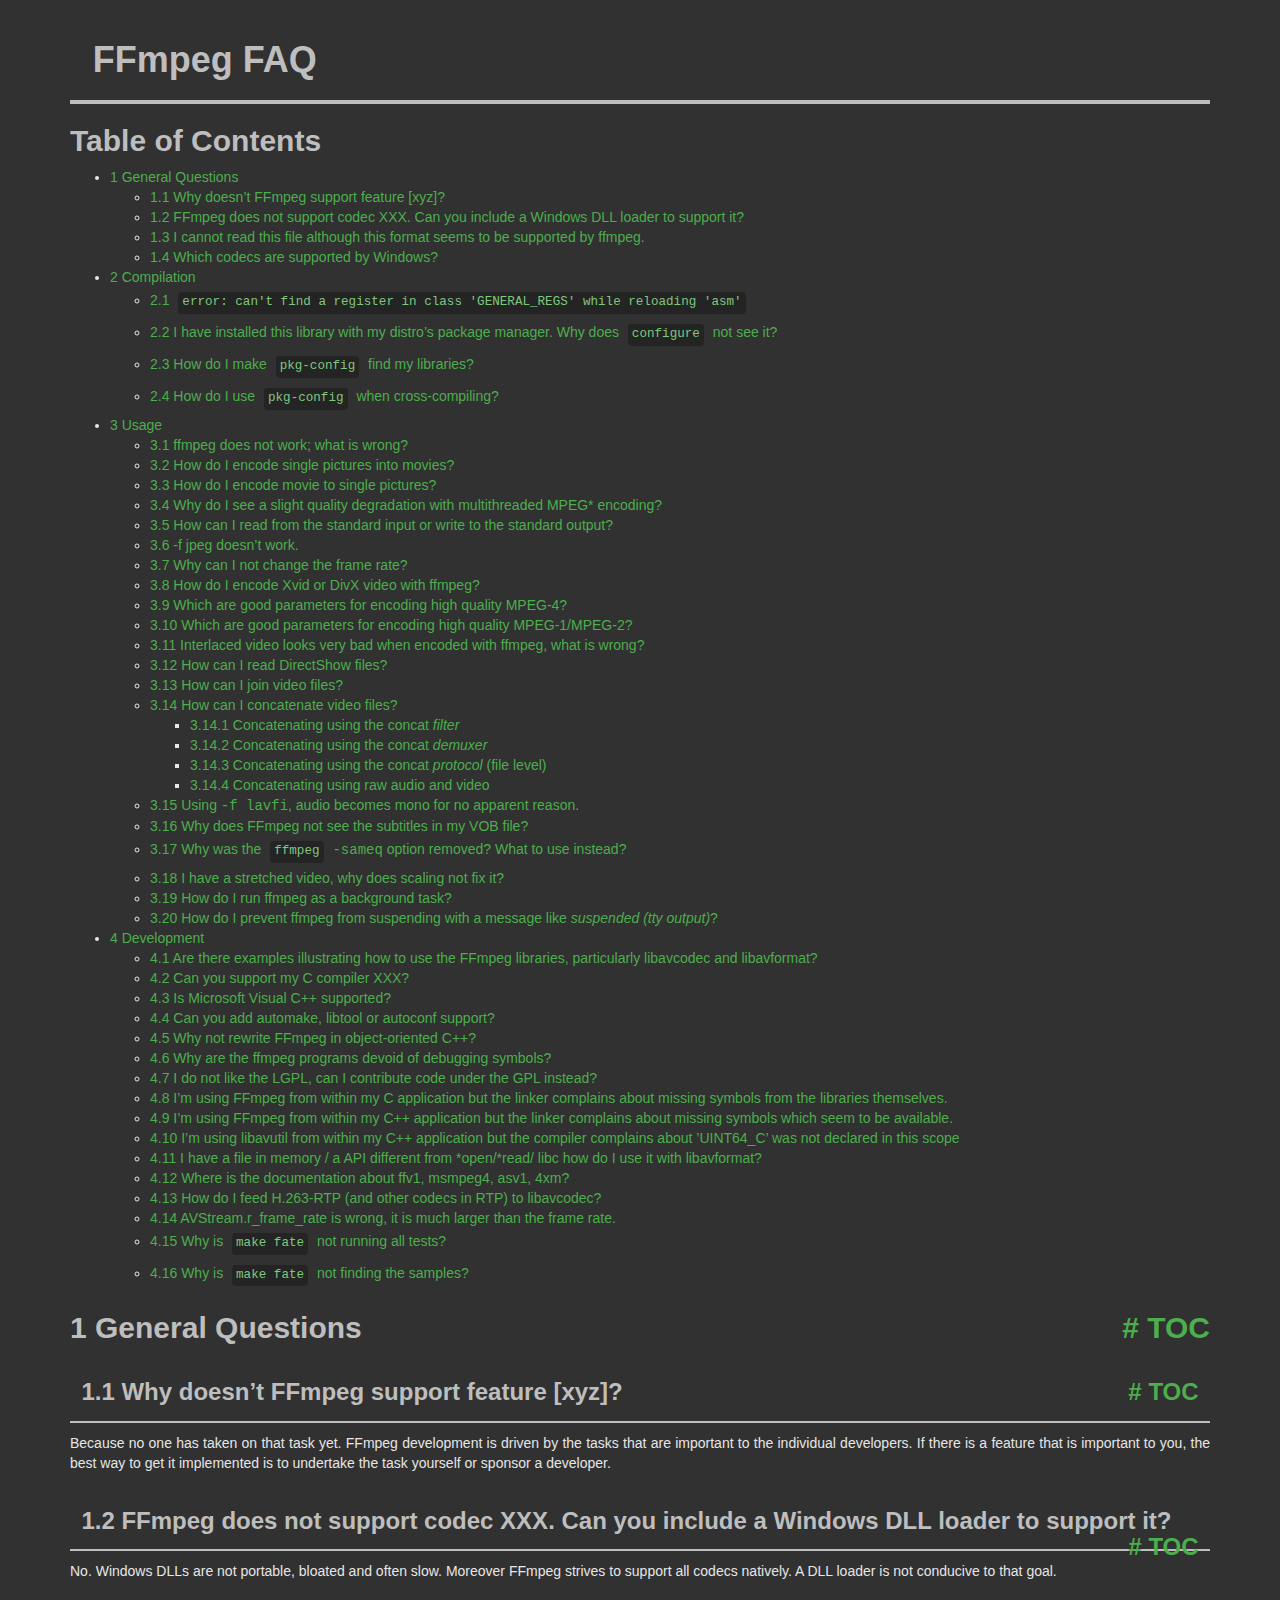
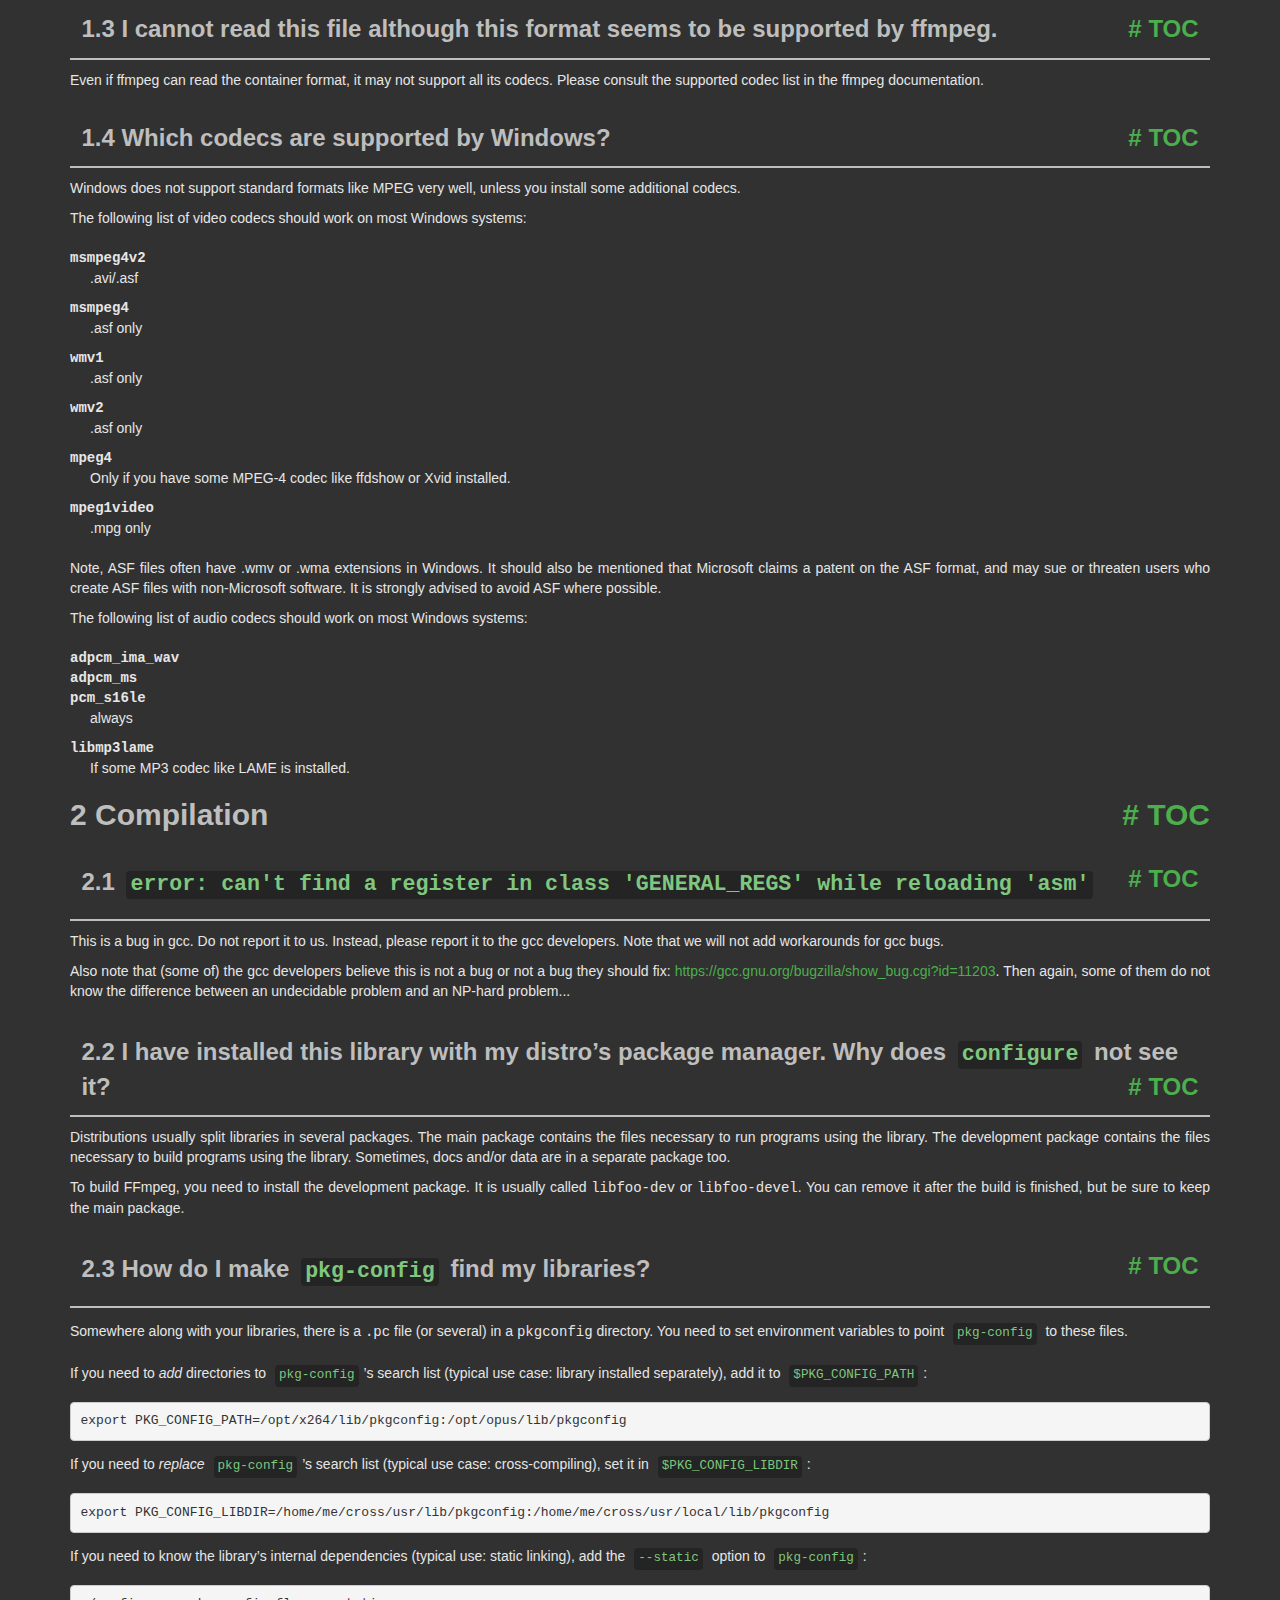
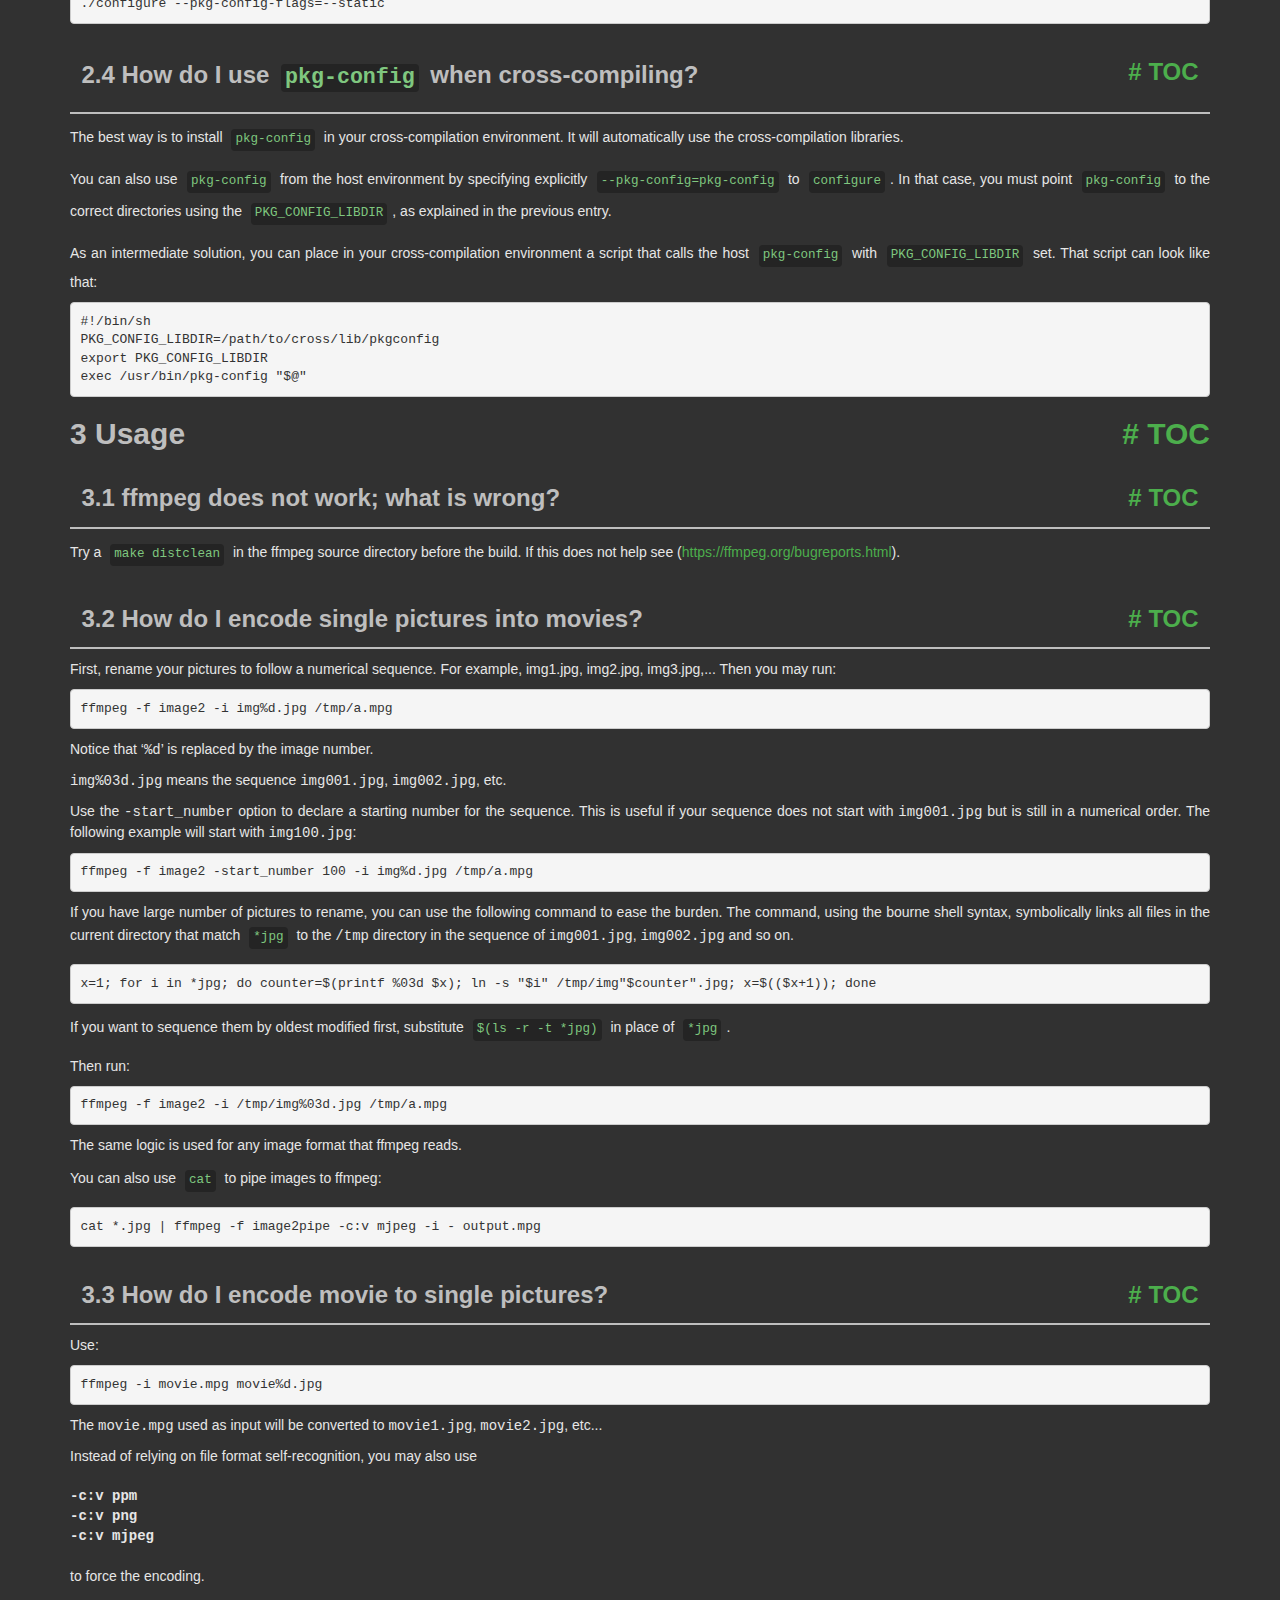
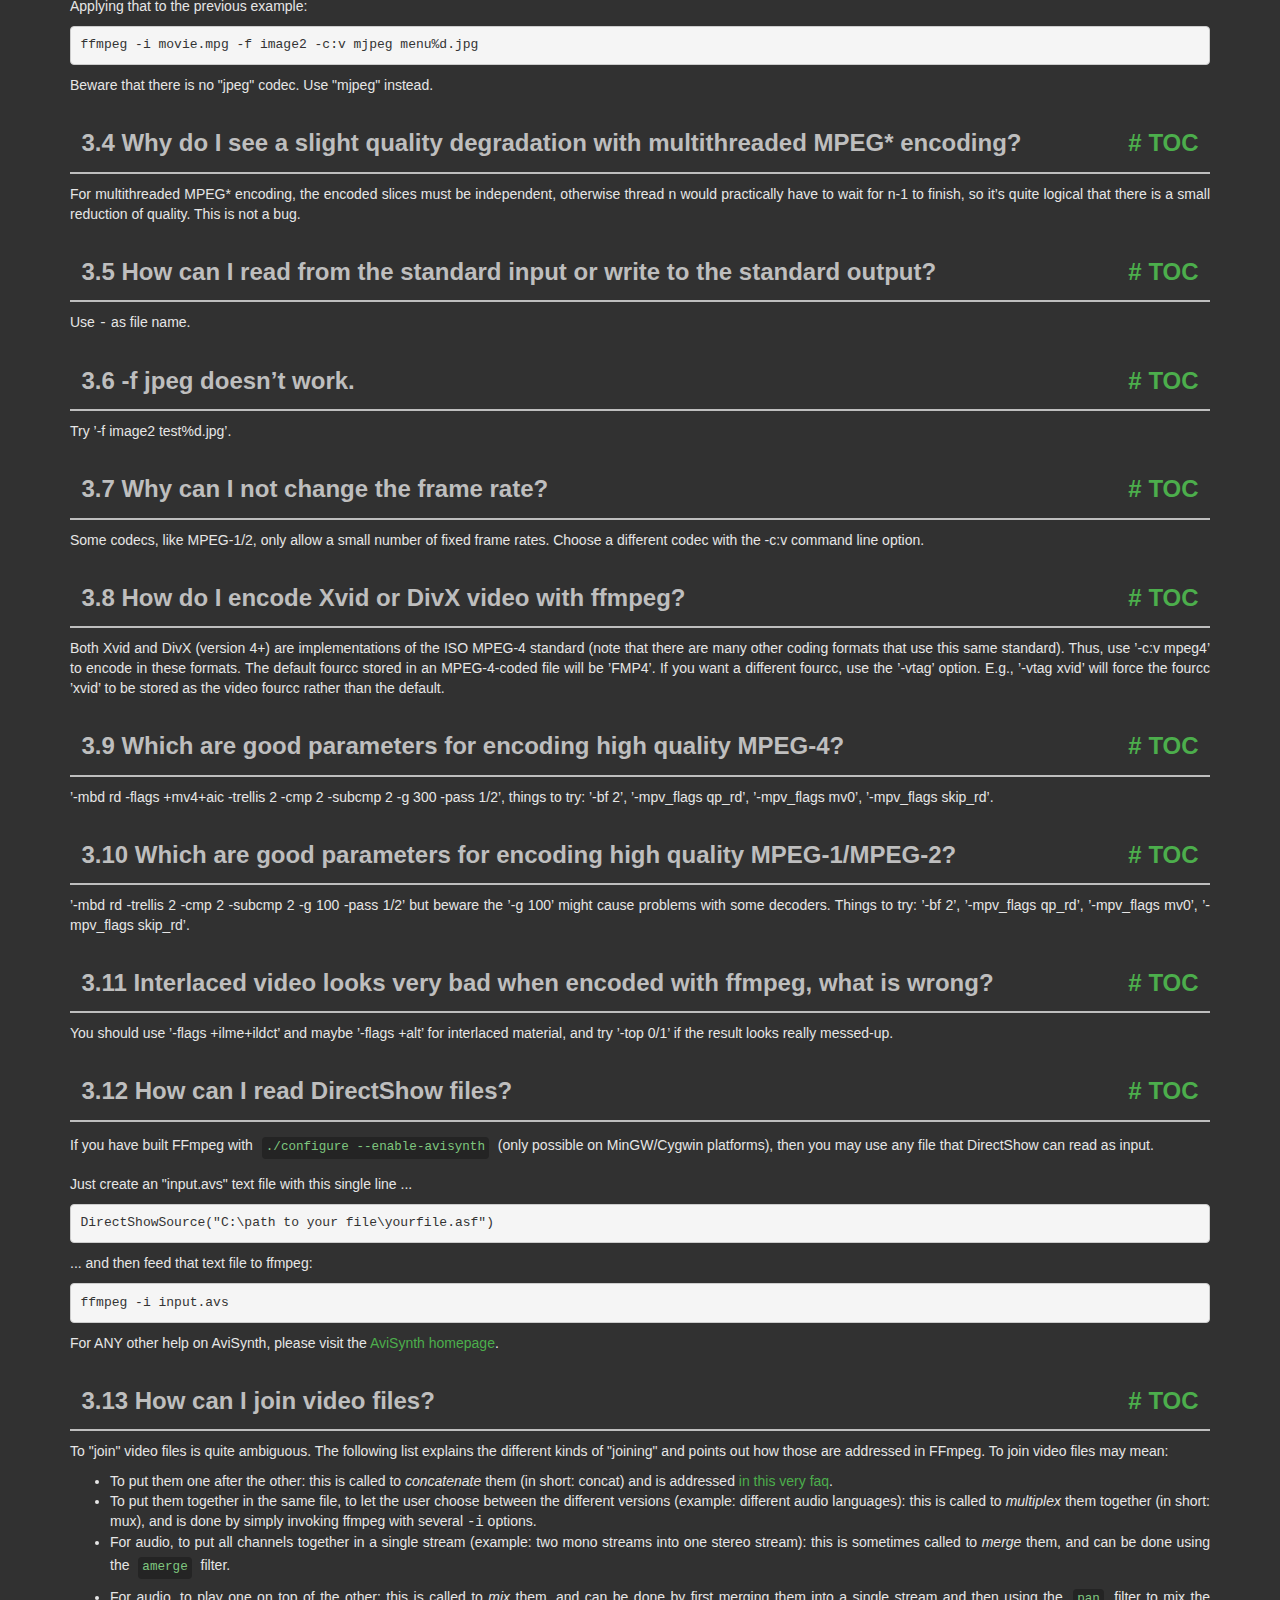
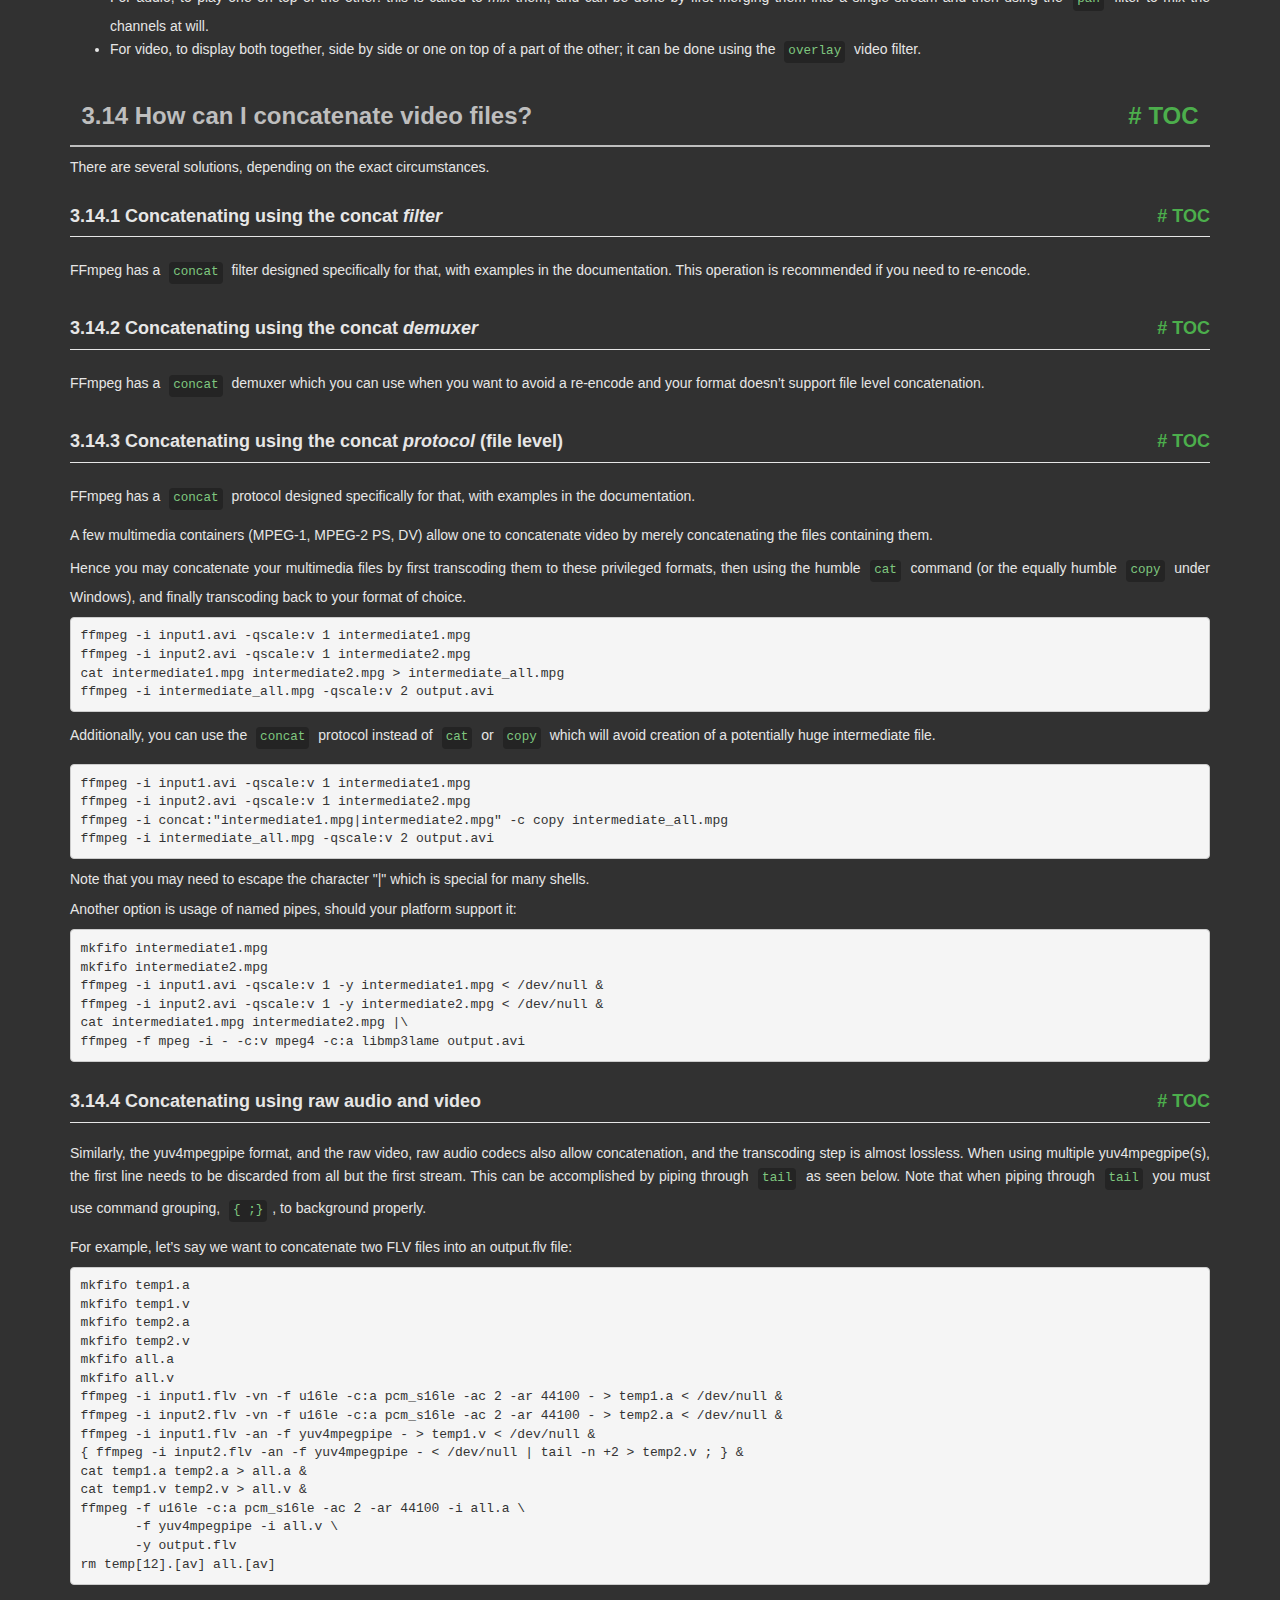
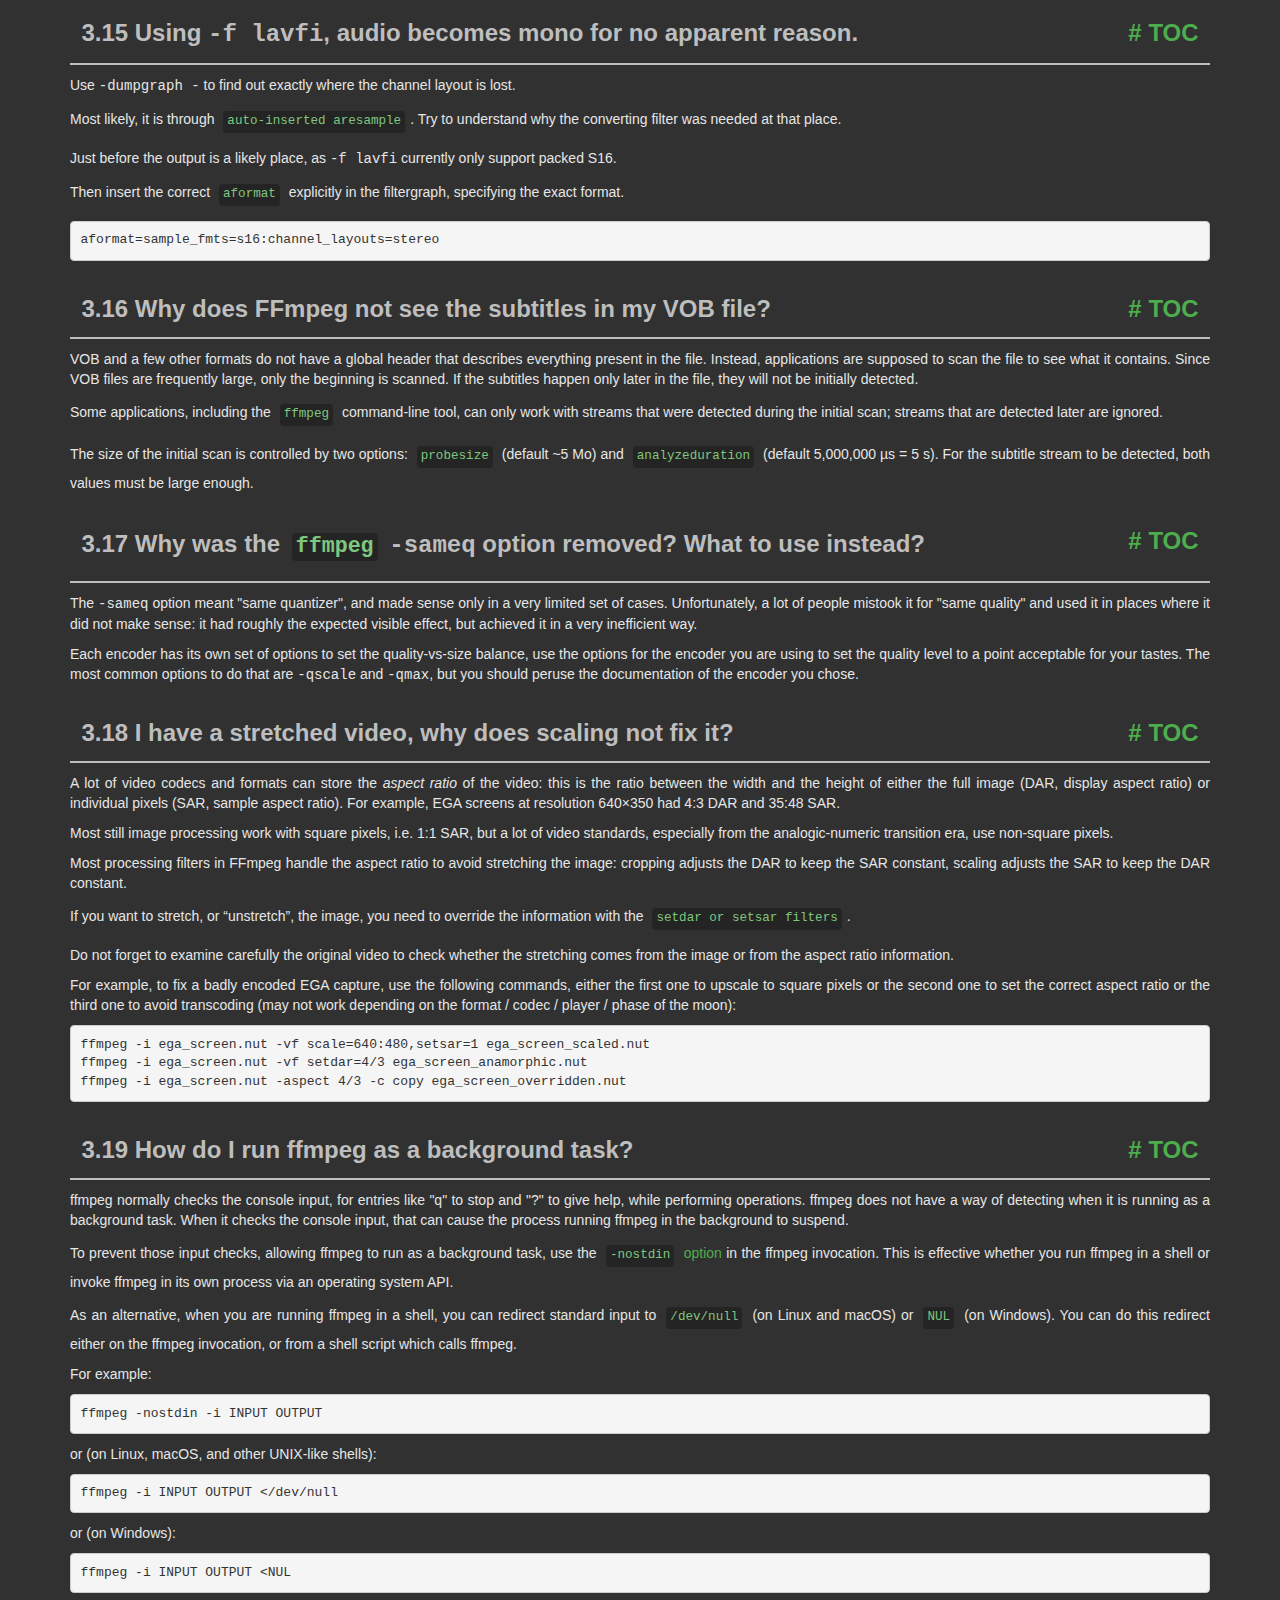
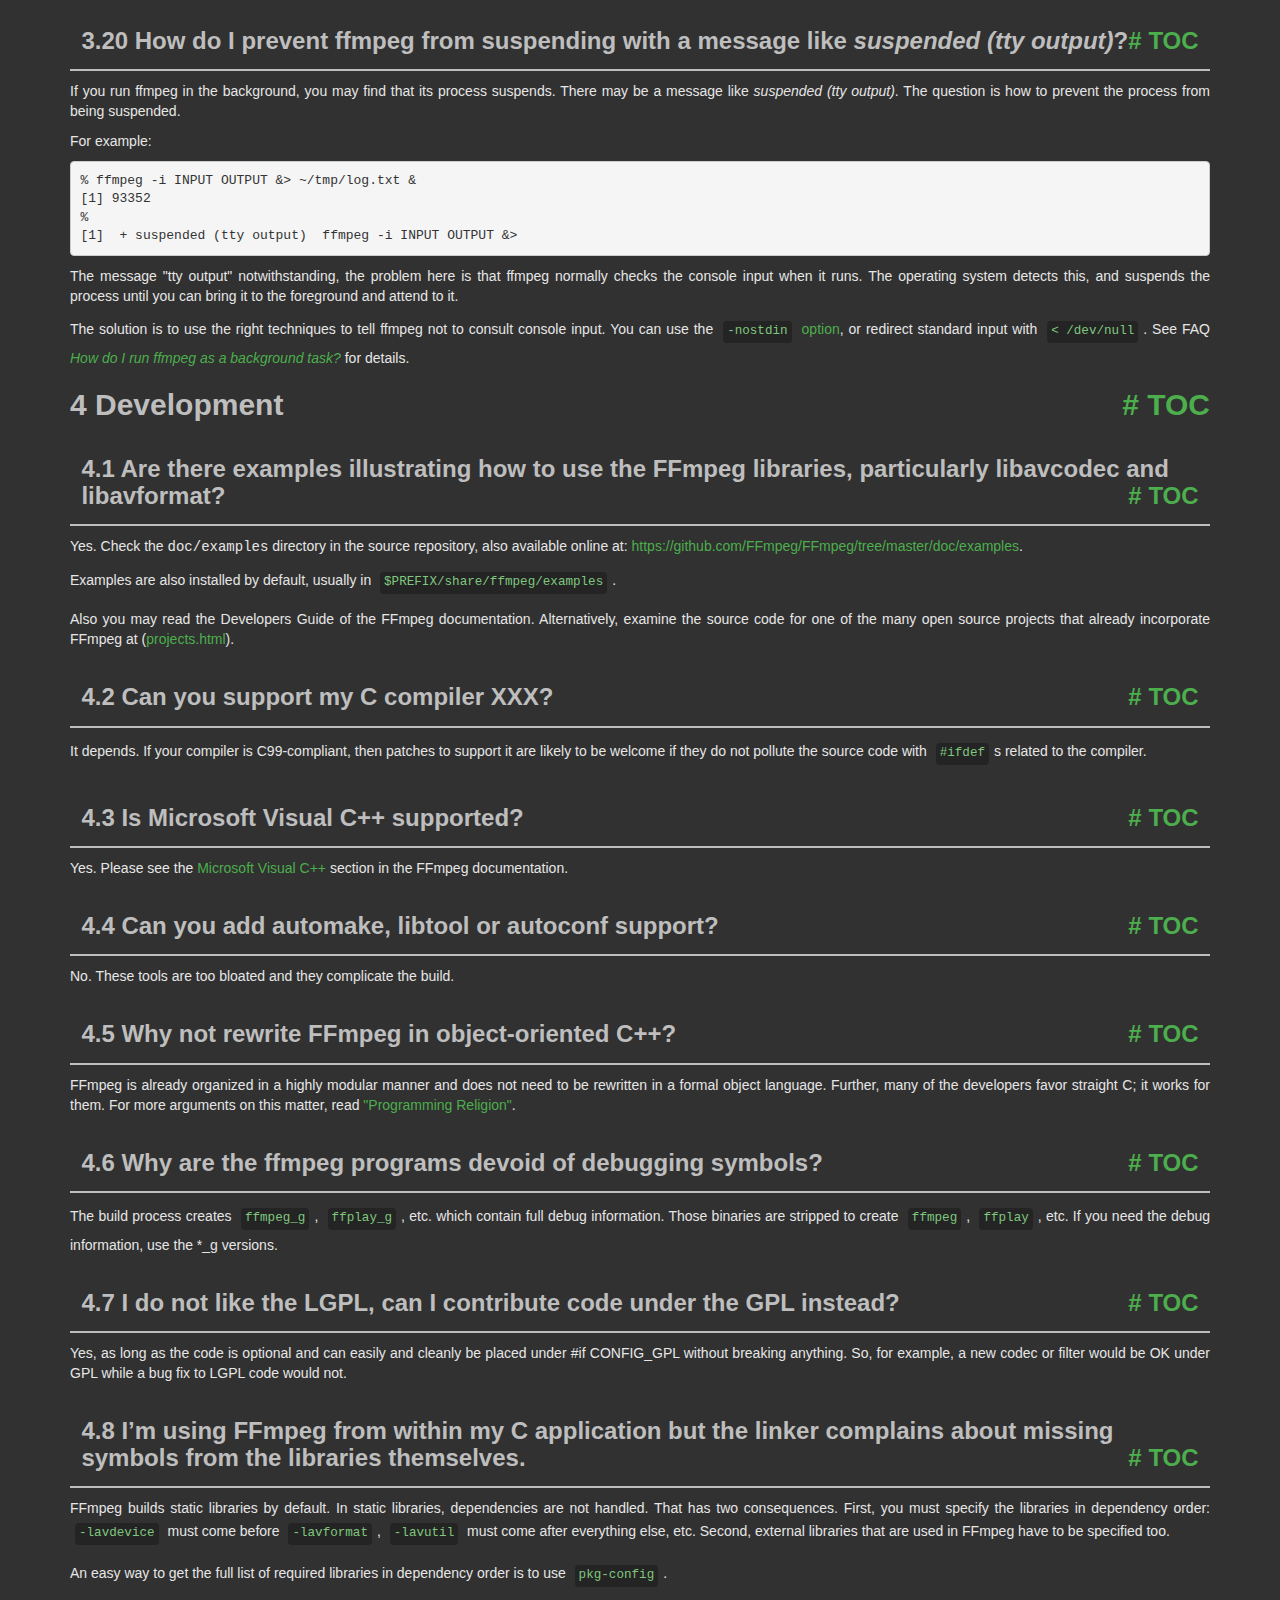
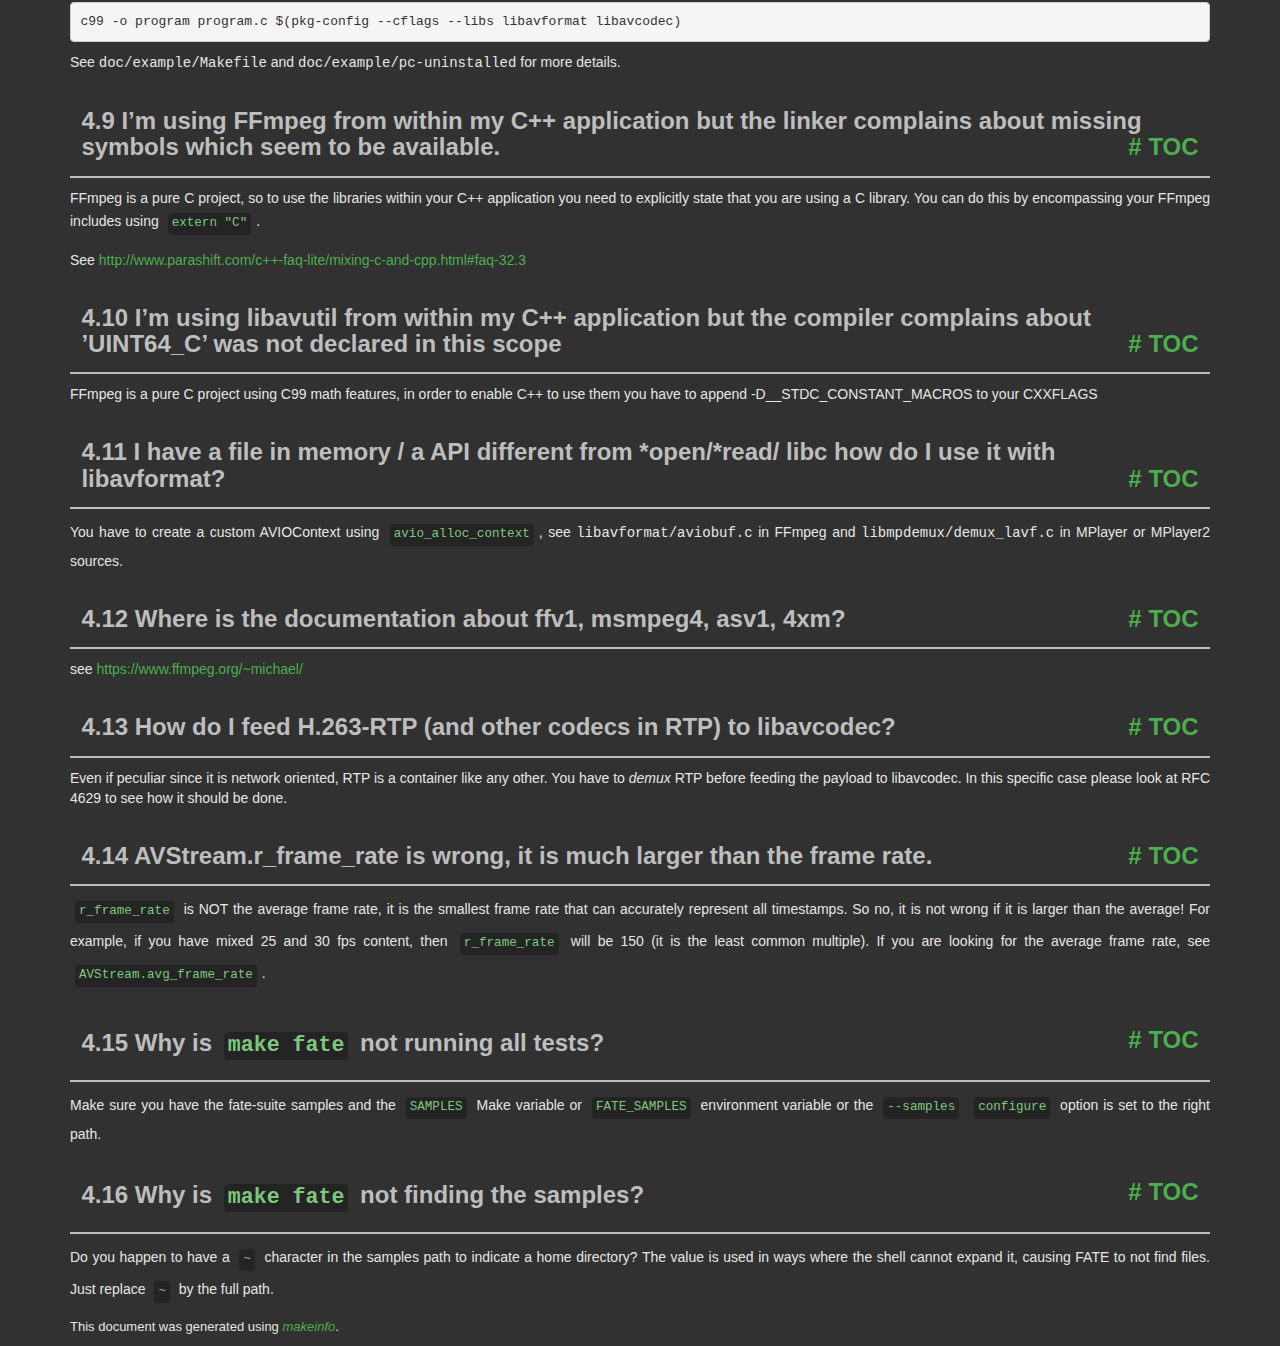
<file: ffmpeg-7.1.1-essentials_build/doc/faq.html>
<!DOCTYPE html PUBLIC "-//W3C//DTD HTML 4.01 Transitional//EN" "http://www.w3.org/TR/html4/loose.dtd">
<html>
<!-- Created by , GNU Texinfo 7.1.1 -->
  <head>
    <meta charset="utf-8">
    <title>
      FFmpeg FAQ
    </title>
    <meta name="viewport" content="width=device-width,initial-scale=1.0">
    <link rel="stylesheet" type="text/css" href="bootstrap.min.css">
    <link rel="stylesheet" type="text/css" href="style.min.css">
  </head>
  <body>
    <div class="container">
      <h1>
      FFmpeg FAQ
      </h1>


<a name="SEC_Top"></a>

<div class="element-contents" id="SEC_Contents">
<h2 class="contents-heading">Table of Contents</h2>

<div class="contents">

<ul class="toc-numbered-mark">
  <li><a id="toc-General-Questions" href="#General-Questions">1 General Questions</a>
  <ul class="toc-numbered-mark">
    <li><a id="toc-Why-doesn_0027t-FFmpeg-support-feature-_005bxyz_005d_003f" href="#Why-doesn_0027t-FFmpeg-support-feature-_005bxyz_005d_003f">1.1 Why doesn&rsquo;t FFmpeg support feature [xyz]?</a></li>
    <li><a id="toc-FFmpeg-does-not-support-codec-XXX_002e-Can-you-include-a-Windows-DLL-loader-to-support-it_003f" href="#FFmpeg-does-not-support-codec-XXX_002e-Can-you-include-a-Windows-DLL-loader-to-support-it_003f">1.2 FFmpeg does not support codec XXX. Can you include a Windows DLL loader to support it?</a></li>
    <li><a id="toc-I-cannot-read-this-file-although-this-format-seems-to-be-supported-by-ffmpeg_002e" href="#I-cannot-read-this-file-although-this-format-seems-to-be-supported-by-ffmpeg_002e">1.3 I cannot read this file although this format seems to be supported by ffmpeg.</a></li>
    <li><a id="toc-Which-codecs-are-supported-by-Windows_003f" href="#Which-codecs-are-supported-by-Windows_003f">1.4 Which codecs are supported by Windows?</a></li>
  </ul></li>
  <li><a id="toc-Compilation" href="#Compilation">2 Compilation</a>
  <ul class="toc-numbered-mark">
    <li><a id="toc-error_003a-can_0027t-find-a-register-in-class-_0027GENERAL_005fREGS_0027-while-reloading-_0027asm_0027" href="#error_003a-can_0027t-find-a-register-in-class-_0027GENERAL_005fREGS_0027-while-reloading-_0027asm_0027">2.1 <code class="code">error: can't find a register in class 'GENERAL_REGS' while reloading 'asm'</code></a></li>
    <li><a id="toc-I-have-installed-this-library-with-my-distro_0027s-package-manager_002e-Why-does-configure-not-see-it_003f" href="#I-have-installed-this-library-with-my-distro_0027s-package-manager_002e-Why-does-configure-not-see-it_003f">2.2 I have installed this library with my distro&rsquo;s package manager. Why does <code class="command">configure</code> not see it?</a></li>
    <li><a id="toc-How-do-I-make-pkg_002dconfig-find-my-libraries_003f" href="#How-do-I-make-pkg_002dconfig-find-my-libraries_003f">2.3 How do I make <code class="command">pkg-config</code> find my libraries?</a></li>
    <li><a id="toc-How-do-I-use-pkg_002dconfig-when-cross_002dcompiling_003f" href="#How-do-I-use-pkg_002dconfig-when-cross_002dcompiling_003f">2.4 How do I use <code class="command">pkg-config</code> when cross-compiling?</a></li>
  </ul></li>
  <li><a id="toc-Usage" href="#Usage">3 Usage</a>
  <ul class="toc-numbered-mark">
    <li><a id="toc-ffmpeg-does-not-work_003b-what-is-wrong_003f" href="#ffmpeg-does-not-work_003b-what-is-wrong_003f">3.1 ffmpeg does not work; what is wrong?</a></li>
    <li><a id="toc-How-do-I-encode-single-pictures-into-movies_003f" href="#How-do-I-encode-single-pictures-into-movies_003f">3.2 How do I encode single pictures into movies?</a></li>
    <li><a id="toc-How-do-I-encode-movie-to-single-pictures_003f" href="#How-do-I-encode-movie-to-single-pictures_003f">3.3 How do I encode movie to single pictures?</a></li>
    <li><a id="toc-Why-do-I-see-a-slight-quality-degradation-with-multithreaded-MPEG_002a-encoding_003f" href="#Why-do-I-see-a-slight-quality-degradation-with-multithreaded-MPEG_002a-encoding_003f">3.4 Why do I see a slight quality degradation with multithreaded MPEG* encoding?</a></li>
    <li><a id="toc-How-can-I-read-from-the-standard-input-or-write-to-the-standard-output_003f" href="#How-can-I-read-from-the-standard-input-or-write-to-the-standard-output_003f">3.5 How can I read from the standard input or write to the standard output?</a></li>
    <li><a id="toc-_002df-jpeg-doesn_0027t-work_002e" href="#g_t_002df-jpeg-doesn_0027t-work_002e">3.6 -f jpeg doesn&rsquo;t work.</a></li>
    <li><a id="toc-Why-can-I-not-change-the-frame-rate_003f" href="#Why-can-I-not-change-the-frame-rate_003f">3.7 Why can I not change the frame rate?</a></li>
    <li><a id="toc-How-do-I-encode-Xvid-or-DivX-video-with-ffmpeg_003f" href="#How-do-I-encode-Xvid-or-DivX-video-with-ffmpeg_003f">3.8 How do I encode Xvid or DivX video with ffmpeg?</a></li>
    <li><a id="toc-Which-are-good-parameters-for-encoding-high-quality-MPEG_002d4_003f" href="#Which-are-good-parameters-for-encoding-high-quality-MPEG_002d4_003f">3.9 Which are good parameters for encoding high quality MPEG-4?</a></li>
    <li><a id="toc-Which-are-good-parameters-for-encoding-high-quality-MPEG_002d1_002fMPEG_002d2_003f" href="#Which-are-good-parameters-for-encoding-high-quality-MPEG_002d1_002fMPEG_002d2_003f">3.10 Which are good parameters for encoding high quality MPEG-1/MPEG-2?</a></li>
    <li><a id="toc-Interlaced-video-looks-very-bad-when-encoded-with-ffmpeg_002c-what-is-wrong_003f" href="#Interlaced-video-looks-very-bad-when-encoded-with-ffmpeg_002c-what-is-wrong_003f">3.11 Interlaced video looks very bad when encoded with ffmpeg, what is wrong?</a></li>
    <li><a id="toc-How-can-I-read-DirectShow-files_003f" href="#How-can-I-read-DirectShow-files_003f">3.12 How can I read DirectShow files?</a></li>
    <li><a id="toc-How-can-I-join-video-files_003f" href="#How-can-I-join-video-files_003f">3.13 How can I join video files?</a></li>
    <li><a id="toc-How-can-I-concatenate-video-files_003f" href="#How-can-I-concatenate-video-files_003f">3.14 How can I concatenate video files?</a>
    <ul class="toc-numbered-mark">
      <li><a id="toc-Concatenating-using-the-concat-filter" href="#Concatenating-using-the-concat-filter">3.14.1 Concatenating using the concat <em class="emph">filter</em></a></li>
      <li><a id="toc-Concatenating-using-the-concat-demuxer" href="#Concatenating-using-the-concat-demuxer">3.14.2 Concatenating using the concat <em class="emph">demuxer</em></a></li>
      <li><a id="toc-Concatenating-using-the-concat-protocol-_0028file-level_0029" href="#Concatenating-using-the-concat-protocol-_0028file-level_0029">3.14.3 Concatenating using the concat <em class="emph">protocol</em> (file level)</a></li>
      <li><a id="toc-Concatenating-using-raw-audio-and-video" href="#Concatenating-using-raw-audio-and-video">3.14.4 Concatenating using raw audio and video</a></li>
    </ul></li>
    <li><a id="toc-Using-_002df-lavfi_002c-audio-becomes-mono-for-no-apparent-reason_002e" href="#Using-_002df-lavfi_002c-audio-becomes-mono-for-no-apparent-reason_002e">3.15 Using <samp class="option">-f lavfi</samp>, audio becomes mono for no apparent reason.</a></li>
    <li><a id="toc-Why-does-FFmpeg-not-see-the-subtitles-in-my-VOB-file_003f" href="#Why-does-FFmpeg-not-see-the-subtitles-in-my-VOB-file_003f">3.16 Why does FFmpeg not see the subtitles in my VOB file?</a></li>
    <li><a id="toc-Why-was-the-ffmpeg-_002dsameq-option-removed_003f-What-to-use-instead_003f" href="#Why-was-the-ffmpeg-_002dsameq-option-removed_003f-What-to-use-instead_003f">3.17 Why was the <code class="command">ffmpeg</code> <samp class="option">-sameq</samp> option removed? What to use instead?</a></li>
    <li><a id="toc-I-have-a-stretched-video_002c-why-does-scaling-not-fix-it_003f" href="#I-have-a-stretched-video_002c-why-does-scaling-not-fix-it_003f">3.18 I have a stretched video, why does scaling not fix it?</a></li>
    <li><a id="toc-How-do-I-run-ffmpeg-as-a-background-task_003f" href="#How-do-I-run-ffmpeg-as-a-background-task_003f">3.19 How do I run ffmpeg as a background task?</a></li>
    <li><a id="toc-How-do-I-prevent-ffmpeg-from-suspending-with-a-message-like-suspended-_0028tty-output_0029_003f" href="#How-do-I-prevent-ffmpeg-from-suspending-with-a-message-like-suspended-_0028tty-output_0029_003f">3.20 How do I prevent ffmpeg from suspending with a message like <em class="emph">suspended (tty output)</em>?</a></li>
  </ul></li>
  <li><a id="toc-Development" href="#Development">4 Development</a>
  <ul class="toc-numbered-mark">
    <li><a id="toc-Are-there-examples-illustrating-how-to-use-the-FFmpeg-libraries_002c-particularly-libavcodec-and-libavformat_003f" href="#Are-there-examples-illustrating-how-to-use-the-FFmpeg-libraries_002c-particularly-libavcodec-and-libavformat_003f">4.1 Are there examples illustrating how to use the FFmpeg libraries, particularly libavcodec and libavformat?</a></li>
    <li><a id="toc-Can-you-support-my-C-compiler-XXX_003f" href="#Can-you-support-my-C-compiler-XXX_003f">4.2 Can you support my C compiler XXX?</a></li>
    <li><a id="toc-Is-Microsoft-Visual-C_002b_002b-supported_003f" href="#Is-Microsoft-Visual-C_002b_002b-supported_003f">4.3 Is Microsoft Visual C++ supported?</a></li>
    <li><a id="toc-Can-you-add-automake_002c-libtool-or-autoconf-support_003f" href="#Can-you-add-automake_002c-libtool-or-autoconf-support_003f">4.4 Can you add automake, libtool or autoconf support?</a></li>
    <li><a id="toc-Why-not-rewrite-FFmpeg-in-object_002doriented-C_002b_002b_003f" href="#Why-not-rewrite-FFmpeg-in-object_002doriented-C_002b_002b_003f">4.5 Why not rewrite FFmpeg in object-oriented C++?</a></li>
    <li><a id="toc-Why-are-the-ffmpeg-programs-devoid-of-debugging-symbols_003f" href="#Why-are-the-ffmpeg-programs-devoid-of-debugging-symbols_003f">4.6 Why are the ffmpeg programs devoid of debugging symbols?</a></li>
    <li><a id="toc-I-do-not-like-the-LGPL_002c-can-I-contribute-code-under-the-GPL-instead_003f" href="#I-do-not-like-the-LGPL_002c-can-I-contribute-code-under-the-GPL-instead_003f">4.7 I do not like the LGPL, can I contribute code under the GPL instead?</a></li>
    <li><a id="toc-I_0027m-using-FFmpeg-from-within-my-C-application-but-the-linker-complains-about-missing-symbols-from-the-libraries-themselves_002e" href="#I_0027m-using-FFmpeg-from-within-my-C-application-but-the-linker-complains-about-missing-symbols-from-the-libraries-themselves_002e">4.8 I&rsquo;m using FFmpeg from within my C application but the linker complains about missing symbols from the libraries themselves.</a></li>
    <li><a id="toc-I_0027m-using-FFmpeg-from-within-my-C_002b_002b-application-but-the-linker-complains-about-missing-symbols-which-seem-to-be-available_002e" href="#I_0027m-using-FFmpeg-from-within-my-C_002b_002b-application-but-the-linker-complains-about-missing-symbols-which-seem-to-be-available_002e">4.9 I&rsquo;m using FFmpeg from within my C++ application but the linker complains about missing symbols which seem to be available.</a></li>
    <li><a id="toc-I_0027m-using-libavutil-from-within-my-C_002b_002b-application-but-the-compiler-complains-about-_0027UINT64_005fC_0027-was-not-declared-in-this-scope" href="#I_0027m-using-libavutil-from-within-my-C_002b_002b-application-but-the-compiler-complains-about-_0027UINT64_005fC_0027-was-not-declared-in-this-scope">4.10 I&rsquo;m using libavutil from within my C++ application but the compiler complains about &rsquo;UINT64_C&rsquo; was not declared in this scope</a></li>
    <li><a id="toc-I-have-a-file-in-memory-_002f-a-API-different-from-_002aopen_002f_002aread_002f-libc-how-do-I-use-it-with-libavformat_003f" href="#I-have-a-file-in-memory-_002f-a-API-different-from-_002aopen_002f_002aread_002f-libc-how-do-I-use-it-with-libavformat_003f">4.11 I have a file in memory / a API different from *open/*read/ libc how do I use it with libavformat?</a></li>
    <li><a id="toc-Where-is-the-documentation-about-ffv1_002c-msmpeg4_002c-asv1_002c-4xm_003f" href="#Where-is-the-documentation-about-ffv1_002c-msmpeg4_002c-asv1_002c-4xm_003f">4.12 Where is the documentation about ffv1, msmpeg4, asv1, 4xm?</a></li>
    <li><a id="toc-How-do-I-feed-H_002e263_002dRTP-_0028and-other-codecs-in-RTP_0029-to-libavcodec_003f" href="#How-do-I-feed-H_002e263_002dRTP-_0028and-other-codecs-in-RTP_0029-to-libavcodec_003f">4.13 How do I feed H.263-RTP (and other codecs in RTP) to libavcodec?</a></li>
    <li><a id="toc-AVStream_002er_005fframe_005frate-is-wrong_002c-it-is-much-larger-than-the-frame-rate_002e" href="#AVStream_002er_005fframe_005frate-is-wrong_002c-it-is-much-larger-than-the-frame-rate_002e">4.14 AVStream.r_frame_rate is wrong, it is much larger than the frame rate.</a></li>
    <li><a id="toc-Why-is-make-fate-not-running-all-tests_003f" href="#Why-is-make-fate-not-running-all-tests_003f">4.15 Why is <code class="code">make fate</code> not running all tests?</a></li>
    <li><a id="toc-Why-is-make-fate-not-finding-the-samples_003f" href="#Why-is-make-fate-not-finding-the-samples_003f">4.16 Why is <code class="code">make fate</code> not finding the samples?</a></li>
  </ul></li>
</ul>
</div>
</div>

<a name="General-Questions"></a>
<h2 class="chapter">1 General Questions<span class="pull-right"><a class="anchor hidden-xs" href="#General-Questions" aria-hidden="true">#</a> <a class="anchor hidden-xs"href="#toc-General-Questions" aria-hidden="true">TOC</a></span></h2>

<a name="Why-doesn_0027t-FFmpeg-support-feature-_005bxyz_005d_003f"></a>
<h3 class="section">1.1 Why doesn&rsquo;t FFmpeg support feature [xyz]?<span class="pull-right"><a class="anchor hidden-xs" href="#Why-doesn_0027t-FFmpeg-support-feature-_005bxyz_005d_003f" aria-hidden="true">#</a> <a class="anchor hidden-xs"href="#toc-Why-doesn_0027t-FFmpeg-support-feature-_005bxyz_005d_003f" aria-hidden="true">TOC</a></span></h3>

<p>Because no one has taken on that task yet. FFmpeg development is
driven by the tasks that are important to the individual developers.
If there is a feature that is important to you, the best way to get
it implemented is to undertake the task yourself or sponsor a developer.
</p>
<a name="FFmpeg-does-not-support-codec-XXX_002e-Can-you-include-a-Windows-DLL-loader-to-support-it_003f"></a>
<h3 class="section">1.2 FFmpeg does not support codec XXX. Can you include a Windows DLL loader to support it?<span class="pull-right"><a class="anchor hidden-xs" href="#FFmpeg-does-not-support-codec-XXX_002e-Can-you-include-a-Windows-DLL-loader-to-support-it_003f" aria-hidden="true">#</a> <a class="anchor hidden-xs"href="#toc-FFmpeg-does-not-support-codec-XXX_002e-Can-you-include-a-Windows-DLL-loader-to-support-it_003f" aria-hidden="true">TOC</a></span></h3>

<p>No. Windows DLLs are not portable, bloated and often slow.
Moreover FFmpeg strives to support all codecs natively.
A DLL loader is not conducive to that goal.
</p>
<a name="I-cannot-read-this-file-although-this-format-seems-to-be-supported-by-ffmpeg_002e"></a>
<h3 class="section">1.3 I cannot read this file although this format seems to be supported by ffmpeg.<span class="pull-right"><a class="anchor hidden-xs" href="#I-cannot-read-this-file-although-this-format-seems-to-be-supported-by-ffmpeg_002e" aria-hidden="true">#</a> <a class="anchor hidden-xs"href="#toc-I-cannot-read-this-file-although-this-format-seems-to-be-supported-by-ffmpeg_002e" aria-hidden="true">TOC</a></span></h3>

<p>Even if ffmpeg can read the container format, it may not support all its
codecs. Please consult the supported codec list in the ffmpeg
documentation.
</p>
<a name="Which-codecs-are-supported-by-Windows_003f"></a>
<h3 class="section">1.4 Which codecs are supported by Windows?<span class="pull-right"><a class="anchor hidden-xs" href="#Which-codecs-are-supported-by-Windows_003f" aria-hidden="true">#</a> <a class="anchor hidden-xs"href="#toc-Which-codecs-are-supported-by-Windows_003f" aria-hidden="true">TOC</a></span></h3>

<p>Windows does not support standard formats like MPEG very well, unless you
install some additional codecs.
</p>
<p>The following list of video codecs should work on most Windows systems:
</p><dl class="table">
<dt><samp class="option">msmpeg4v2</samp></dt>
<dd><p>.avi/.asf
</p></dd>
<dt><samp class="option">msmpeg4</samp></dt>
<dd><p>.asf only
</p></dd>
<dt><samp class="option">wmv1</samp></dt>
<dd><p>.asf only
</p></dd>
<dt><samp class="option">wmv2</samp></dt>
<dd><p>.asf only
</p></dd>
<dt><samp class="option">mpeg4</samp></dt>
<dd><p>Only if you have some MPEG-4 codec like ffdshow or Xvid installed.
</p></dd>
<dt><samp class="option">mpeg1video</samp></dt>
<dd><p>.mpg only
</p></dd>
</dl>
<p>Note, ASF files often have .wmv or .wma extensions in Windows. It should also
be mentioned that Microsoft claims a patent on the ASF format, and may sue
or threaten users who create ASF files with non-Microsoft software. It is
strongly advised to avoid ASF where possible.
</p>
<p>The following list of audio codecs should work on most Windows systems:
</p><dl class="table">
<dt><samp class="option">adpcm_ima_wav</samp></dt>
<dt><samp class="option">adpcm_ms</samp></dt>
<dt><samp class="option">pcm_s16le</samp></dt>
<dd><p>always
</p></dd>
<dt><samp class="option">libmp3lame</samp></dt>
<dd><p>If some MP3 codec like LAME is installed.
</p></dd>
</dl>


<a name="Compilation"></a>
<h2 class="chapter">2 Compilation<span class="pull-right"><a class="anchor hidden-xs" href="#Compilation" aria-hidden="true">#</a> <a class="anchor hidden-xs"href="#toc-Compilation" aria-hidden="true">TOC</a></span></h2>

<a name="error_003a-can_0027t-find-a-register-in-class-_0027GENERAL_005fREGS_0027-while-reloading-_0027asm_0027"></a>
<h3 class="section">2.1 <code class="code">error: can't find a register in class 'GENERAL_REGS' while reloading 'asm'</code><span class="pull-right"><a class="anchor hidden-xs" href="#error_003a-can_0027t-find-a-register-in-class-_0027GENERAL_005fREGS_0027-while-reloading-_0027asm_0027" aria-hidden="true">#</a> <a class="anchor hidden-xs"href="#toc-error_003a-can_0027t-find-a-register-in-class-_0027GENERAL_005fREGS_0027-while-reloading-_0027asm_0027" aria-hidden="true">TOC</a></span></h3>

<p>This is a bug in gcc. Do not report it to us. Instead, please report it to
the gcc developers. Note that we will not add workarounds for gcc bugs.
</p>
<p>Also note that (some of) the gcc developers believe this is not a bug or
not a bug they should fix:
<a class="url" href="https://gcc.gnu.org/bugzilla/show_bug.cgi?id=11203">https://gcc.gnu.org/bugzilla/show_bug.cgi?id=11203</a>.
Then again, some of them do not know the difference between an undecidable
problem and an NP-hard problem...
</p>
<a name="I-have-installed-this-library-with-my-distro_0027s-package-manager_002e-Why-does-configure-not-see-it_003f"></a>
<h3 class="section">2.2 I have installed this library with my distro&rsquo;s package manager. Why does <code class="command">configure</code> not see it?<span class="pull-right"><a class="anchor hidden-xs" href="#I-have-installed-this-library-with-my-distro_0027s-package-manager_002e-Why-does-configure-not-see-it_003f" aria-hidden="true">#</a> <a class="anchor hidden-xs"href="#toc-I-have-installed-this-library-with-my-distro_0027s-package-manager_002e-Why-does-configure-not-see-it_003f" aria-hidden="true">TOC</a></span></h3>

<p>Distributions usually split libraries in several packages. The main package
contains the files necessary to run programs using the library. The
development package contains the files necessary to build programs using the
library. Sometimes, docs and/or data are in a separate package too.
</p>
<p>To build FFmpeg, you need to install the development package. It is usually
called <samp class="file">libfoo-dev</samp> or <samp class="file">libfoo-devel</samp>. You can remove it after the
build is finished, but be sure to keep the main package.
</p>
<a name="How-do-I-make-pkg_002dconfig-find-my-libraries_003f"></a>
<h3 class="section">2.3 How do I make <code class="command">pkg-config</code> find my libraries?<span class="pull-right"><a class="anchor hidden-xs" href="#How-do-I-make-pkg_002dconfig-find-my-libraries_003f" aria-hidden="true">#</a> <a class="anchor hidden-xs"href="#toc-How-do-I-make-pkg_002dconfig-find-my-libraries_003f" aria-hidden="true">TOC</a></span></h3>

<p>Somewhere along with your libraries, there is a <samp class="file">.pc</samp> file (or several)
in a <samp class="file">pkgconfig</samp> directory. You need to set environment variables to
point <code class="command">pkg-config</code> to these files.
</p>
<p>If you need to <em class="emph">add</em> directories to <code class="command">pkg-config</code>&rsquo;s search list
(typical use case: library installed separately), add it to
<code class="code">$PKG_CONFIG_PATH</code>:
</p>
<div class="example">
<pre class="example-preformatted">export PKG_CONFIG_PATH=/opt/x264/lib/pkgconfig:/opt/opus/lib/pkgconfig
</pre></div>

<p>If you need to <em class="emph">replace</em> <code class="command">pkg-config</code>&rsquo;s search list
(typical use case: cross-compiling), set it in
<code class="code">$PKG_CONFIG_LIBDIR</code>:
</p>
<div class="example">
<pre class="example-preformatted">export PKG_CONFIG_LIBDIR=/home/me/cross/usr/lib/pkgconfig:/home/me/cross/usr/local/lib/pkgconfig
</pre></div>

<p>If you need to know the library&rsquo;s internal dependencies (typical use: static
linking), add the <code class="code">--static</code> option to <code class="command">pkg-config</code>:
</p>
<div class="example">
<pre class="example-preformatted">./configure --pkg-config-flags=--static
</pre></div>

<a name="How-do-I-use-pkg_002dconfig-when-cross_002dcompiling_003f"></a>
<h3 class="section">2.4 How do I use <code class="command">pkg-config</code> when cross-compiling?<span class="pull-right"><a class="anchor hidden-xs" href="#How-do-I-use-pkg_002dconfig-when-cross_002dcompiling_003f" aria-hidden="true">#</a> <a class="anchor hidden-xs"href="#toc-How-do-I-use-pkg_002dconfig-when-cross_002dcompiling_003f" aria-hidden="true">TOC</a></span></h3>

<p>The best way is to install <code class="command">pkg-config</code> in your cross-compilation
environment. It will automatically use the cross-compilation libraries.
</p>
<p>You can also use <code class="command">pkg-config</code> from the host environment by
specifying explicitly <code class="code">--pkg-config=pkg-config</code> to <code class="command">configure</code>.
In that case, you must point <code class="command">pkg-config</code> to the correct directories
using the <code class="code">PKG_CONFIG_LIBDIR</code>, as explained in the previous entry.
</p>
<p>As an intermediate solution, you can place in your cross-compilation
environment a script that calls the host <code class="command">pkg-config</code> with
<code class="code">PKG_CONFIG_LIBDIR</code> set. That script can look like that:
</p>
<div class="example">
<pre class="example-preformatted">#!/bin/sh
PKG_CONFIG_LIBDIR=/path/to/cross/lib/pkgconfig
export PKG_CONFIG_LIBDIR
exec /usr/bin/pkg-config &quot;$@&quot;
</pre></div>

<a name="Usage"></a>
<h2 class="chapter">3 Usage<span class="pull-right"><a class="anchor hidden-xs" href="#Usage" aria-hidden="true">#</a> <a class="anchor hidden-xs"href="#toc-Usage" aria-hidden="true">TOC</a></span></h2>

<a name="ffmpeg-does-not-work_003b-what-is-wrong_003f"></a>
<h3 class="section">3.1 ffmpeg does not work; what is wrong?<span class="pull-right"><a class="anchor hidden-xs" href="#ffmpeg-does-not-work_003b-what-is-wrong_003f" aria-hidden="true">#</a> <a class="anchor hidden-xs"href="#toc-ffmpeg-does-not-work_003b-what-is-wrong_003f" aria-hidden="true">TOC</a></span></h3>

<p>Try a <code class="code">make distclean</code> in the ffmpeg source directory before the build.
If this does not help see
(<a class="url" href="https://ffmpeg.org/bugreports.html">https://ffmpeg.org/bugreports.html</a>).
</p>
<a name="How-do-I-encode-single-pictures-into-movies_003f"></a>
<h3 class="section">3.2 How do I encode single pictures into movies?<span class="pull-right"><a class="anchor hidden-xs" href="#How-do-I-encode-single-pictures-into-movies_003f" aria-hidden="true">#</a> <a class="anchor hidden-xs"href="#toc-How-do-I-encode-single-pictures-into-movies_003f" aria-hidden="true">TOC</a></span></h3>

<p>First, rename your pictures to follow a numerical sequence.
For example, img1.jpg, img2.jpg, img3.jpg,...
Then you may run:
</p>
<div class="example">
<pre class="example-preformatted">ffmpeg -f image2 -i img%d.jpg /tmp/a.mpg
</pre></div>

<p>Notice that &lsquo;<samp class="samp">%d</samp>&rsquo; is replaced by the image number.
</p>
<p><samp class="file">img%03d.jpg</samp> means the sequence <samp class="file">img001.jpg</samp>, <samp class="file">img002.jpg</samp>, etc.
</p>
<p>Use the <samp class="option">-start_number</samp> option to declare a starting number for
the sequence. This is useful if your sequence does not start with
<samp class="file">img001.jpg</samp> but is still in a numerical order. The following
example will start with <samp class="file">img100.jpg</samp>:
</p>
<div class="example">
<pre class="example-preformatted">ffmpeg -f image2 -start_number 100 -i img%d.jpg /tmp/a.mpg
</pre></div>

<p>If you have large number of pictures to rename, you can use the
following command to ease the burden. The command, using the bourne
shell syntax, symbolically links all files in the current directory
that match <code class="code">*jpg</code> to the <samp class="file">/tmp</samp> directory in the sequence of
<samp class="file">img001.jpg</samp>, <samp class="file">img002.jpg</samp> and so on.
</p>
<div class="example">
<pre class="example-preformatted">x=1; for i in *jpg; do counter=$(printf %03d $x); ln -s &quot;$i&quot; /tmp/img&quot;$counter&quot;.jpg; x=$(($x+1)); done
</pre></div>

<p>If you want to sequence them by oldest modified first, substitute
<code class="code">$(ls -r -t *jpg)</code> in place of <code class="code">*jpg</code>.
</p>
<p>Then run:
</p>
<div class="example">
<pre class="example-preformatted">ffmpeg -f image2 -i /tmp/img%03d.jpg /tmp/a.mpg
</pre></div>

<p>The same logic is used for any image format that ffmpeg reads.
</p>
<p>You can also use <code class="command">cat</code> to pipe images to ffmpeg:
</p>
<div class="example">
<pre class="example-preformatted">cat *.jpg | ffmpeg -f image2pipe -c:v mjpeg -i - output.mpg
</pre></div>

<a name="How-do-I-encode-movie-to-single-pictures_003f"></a>
<h3 class="section">3.3 How do I encode movie to single pictures?<span class="pull-right"><a class="anchor hidden-xs" href="#How-do-I-encode-movie-to-single-pictures_003f" aria-hidden="true">#</a> <a class="anchor hidden-xs"href="#toc-How-do-I-encode-movie-to-single-pictures_003f" aria-hidden="true">TOC</a></span></h3>

<p>Use:
</p>
<div class="example">
<pre class="example-preformatted">ffmpeg -i movie.mpg movie%d.jpg
</pre></div>

<p>The <samp class="file">movie.mpg</samp> used as input will be converted to
<samp class="file">movie1.jpg</samp>, <samp class="file">movie2.jpg</samp>, etc...
</p>
<p>Instead of relying on file format self-recognition, you may also use
</p><dl class="table">
<dt><samp class="option">-c:v ppm</samp></dt>
<dt><samp class="option">-c:v png</samp></dt>
<dt><samp class="option">-c:v mjpeg</samp></dt>
</dl>
<p>to force the encoding.
</p>
<p>Applying that to the previous example:
</p><div class="example">
<pre class="example-preformatted">ffmpeg -i movie.mpg -f image2 -c:v mjpeg menu%d.jpg
</pre></div>

<p>Beware that there is no &quot;jpeg&quot; codec. Use &quot;mjpeg&quot; instead.
</p>
<a name="Why-do-I-see-a-slight-quality-degradation-with-multithreaded-MPEG_002a-encoding_003f"></a>
<h3 class="section">3.4 Why do I see a slight quality degradation with multithreaded MPEG* encoding?<span class="pull-right"><a class="anchor hidden-xs" href="#Why-do-I-see-a-slight-quality-degradation-with-multithreaded-MPEG_002a-encoding_003f" aria-hidden="true">#</a> <a class="anchor hidden-xs"href="#toc-Why-do-I-see-a-slight-quality-degradation-with-multithreaded-MPEG_002a-encoding_003f" aria-hidden="true">TOC</a></span></h3>

<p>For multithreaded MPEG* encoding, the encoded slices must be independent,
otherwise thread n would practically have to wait for n-1 to finish, so it&rsquo;s
quite logical that there is a small reduction of quality. This is not a bug.
</p>
<a name="How-can-I-read-from-the-standard-input-or-write-to-the-standard-output_003f"></a>
<h3 class="section">3.5 How can I read from the standard input or write to the standard output?<span class="pull-right"><a class="anchor hidden-xs" href="#How-can-I-read-from-the-standard-input-or-write-to-the-standard-output_003f" aria-hidden="true">#</a> <a class="anchor hidden-xs"href="#toc-How-can-I-read-from-the-standard-input-or-write-to-the-standard-output_003f" aria-hidden="true">TOC</a></span></h3>

<p>Use <samp class="file">-</samp> as file name.
</p>
<a name="g_t_002df-jpeg-doesn_0027t-work_002e"></a>
<h3 class="section">3.6 -f jpeg doesn&rsquo;t work.<span class="pull-right"><a class="anchor hidden-xs" href="#_002df-jpeg-doesn_0027t-work_002e" aria-hidden="true">#</a> <a class="anchor hidden-xs"href="#toc-_002df-jpeg-doesn_0027t-work_002e" aria-hidden="true">TOC</a></span></h3>

<p>Try &rsquo;-f image2 test%d.jpg&rsquo;.
</p>
<a name="Why-can-I-not-change-the-frame-rate_003f"></a>
<h3 class="section">3.7 Why can I not change the frame rate?<span class="pull-right"><a class="anchor hidden-xs" href="#Why-can-I-not-change-the-frame-rate_003f" aria-hidden="true">#</a> <a class="anchor hidden-xs"href="#toc-Why-can-I-not-change-the-frame-rate_003f" aria-hidden="true">TOC</a></span></h3>

<p>Some codecs, like MPEG-1/2, only allow a small number of fixed frame rates.
Choose a different codec with the -c:v command line option.
</p>
<a name="How-do-I-encode-Xvid-or-DivX-video-with-ffmpeg_003f"></a>
<h3 class="section">3.8 How do I encode Xvid or DivX video with ffmpeg?<span class="pull-right"><a class="anchor hidden-xs" href="#How-do-I-encode-Xvid-or-DivX-video-with-ffmpeg_003f" aria-hidden="true">#</a> <a class="anchor hidden-xs"href="#toc-How-do-I-encode-Xvid-or-DivX-video-with-ffmpeg_003f" aria-hidden="true">TOC</a></span></h3>

<p>Both Xvid and DivX (version 4+) are implementations of the ISO MPEG-4
standard (note that there are many other coding formats that use this
same standard). Thus, use &rsquo;-c:v mpeg4&rsquo; to encode in these formats. The
default fourcc stored in an MPEG-4-coded file will be &rsquo;FMP4&rsquo;. If you want
a different fourcc, use the &rsquo;-vtag&rsquo; option. E.g., &rsquo;-vtag xvid&rsquo; will
force the fourcc &rsquo;xvid&rsquo; to be stored as the video fourcc rather than the
default.
</p>
<a name="Which-are-good-parameters-for-encoding-high-quality-MPEG_002d4_003f"></a>
<h3 class="section">3.9 Which are good parameters for encoding high quality MPEG-4?<span class="pull-right"><a class="anchor hidden-xs" href="#Which-are-good-parameters-for-encoding-high-quality-MPEG_002d4_003f" aria-hidden="true">#</a> <a class="anchor hidden-xs"href="#toc-Which-are-good-parameters-for-encoding-high-quality-MPEG_002d4_003f" aria-hidden="true">TOC</a></span></h3>

<p>&rsquo;-mbd rd -flags +mv4+aic -trellis 2 -cmp 2 -subcmp 2 -g 300 -pass 1/2&rsquo;,
things to try: &rsquo;-bf 2&rsquo;, &rsquo;-mpv_flags qp_rd&rsquo;, &rsquo;-mpv_flags mv0&rsquo;, &rsquo;-mpv_flags skip_rd&rsquo;.
</p>
<a name="Which-are-good-parameters-for-encoding-high-quality-MPEG_002d1_002fMPEG_002d2_003f"></a>
<h3 class="section">3.10 Which are good parameters for encoding high quality MPEG-1/MPEG-2?<span class="pull-right"><a class="anchor hidden-xs" href="#Which-are-good-parameters-for-encoding-high-quality-MPEG_002d1_002fMPEG_002d2_003f" aria-hidden="true">#</a> <a class="anchor hidden-xs"href="#toc-Which-are-good-parameters-for-encoding-high-quality-MPEG_002d1_002fMPEG_002d2_003f" aria-hidden="true">TOC</a></span></h3>

<p>&rsquo;-mbd rd -trellis 2 -cmp 2 -subcmp 2 -g 100 -pass 1/2&rsquo;
but beware the &rsquo;-g 100&rsquo; might cause problems with some decoders.
Things to try: &rsquo;-bf 2&rsquo;, &rsquo;-mpv_flags qp_rd&rsquo;, &rsquo;-mpv_flags mv0&rsquo;, &rsquo;-mpv_flags skip_rd&rsquo;.
</p>
<a name="Interlaced-video-looks-very-bad-when-encoded-with-ffmpeg_002c-what-is-wrong_003f"></a>
<h3 class="section">3.11 Interlaced video looks very bad when encoded with ffmpeg, what is wrong?<span class="pull-right"><a class="anchor hidden-xs" href="#Interlaced-video-looks-very-bad-when-encoded-with-ffmpeg_002c-what-is-wrong_003f" aria-hidden="true">#</a> <a class="anchor hidden-xs"href="#toc-Interlaced-video-looks-very-bad-when-encoded-with-ffmpeg_002c-what-is-wrong_003f" aria-hidden="true">TOC</a></span></h3>

<p>You should use &rsquo;-flags +ilme+ildct&rsquo; and maybe &rsquo;-flags +alt&rsquo; for interlaced
material, and try &rsquo;-top 0/1&rsquo; if the result looks really messed-up.
</p>
<a name="How-can-I-read-DirectShow-files_003f"></a>
<h3 class="section">3.12 How can I read DirectShow files?<span class="pull-right"><a class="anchor hidden-xs" href="#How-can-I-read-DirectShow-files_003f" aria-hidden="true">#</a> <a class="anchor hidden-xs"href="#toc-How-can-I-read-DirectShow-files_003f" aria-hidden="true">TOC</a></span></h3>

<p>If you have built FFmpeg with <code class="code">./configure --enable-avisynth</code>
(only possible on MinGW/Cygwin platforms),
then you may use any file that DirectShow can read as input.
</p>
<p>Just create an &quot;input.avs&quot; text file with this single line ...
</p><div class="example">
<pre class="example-preformatted">DirectShowSource(&quot;C:\path to your file\yourfile.asf&quot;)
</pre></div>
<p>... and then feed that text file to ffmpeg:
</p><div class="example">
<pre class="example-preformatted">ffmpeg -i input.avs
</pre></div>

<p>For ANY other help on AviSynth, please visit the
<a class="uref" href="http://www.avisynth.org/">AviSynth homepage</a>.
</p>
<a name="How-can-I-join-video-files_003f"></a>
<h3 class="section">3.13 How can I join video files?<span class="pull-right"><a class="anchor hidden-xs" href="#How-can-I-join-video-files_003f" aria-hidden="true">#</a> <a class="anchor hidden-xs"href="#toc-How-can-I-join-video-files_003f" aria-hidden="true">TOC</a></span></h3>

<p>To &quot;join&quot; video files is quite ambiguous. The following list explains the
different kinds of &quot;joining&quot; and points out how those are addressed in
FFmpeg. To join video files may mean:
</p>
<ul class="itemize mark-bullet">
<li>To put them one after the other: this is called to <em class="emph">concatenate</em> them
(in short: concat) and is addressed
<a class="ref" href="#How-can-I-concatenate-video-files">in this very faq</a>.

</li><li>To put them together in the same file, to let the user choose between the
different versions (example: different audio languages): this is called to
<em class="emph">multiplex</em> them together (in short: mux), and is done by simply
invoking ffmpeg with several <samp class="option">-i</samp> options.

</li><li>For audio, to put all channels together in a single stream (example: two
mono streams into one stereo stream): this is sometimes called to
<em class="emph">merge</em> them, and can be done using the
<a class="url" href="ffmpeg-filters.html#amerge"><code class="code">amerge</code></a> filter.

</li><li>For audio, to play one on top of the other: this is called to <em class="emph">mix</em>
them, and can be done by first merging them into a single stream and then
using the <a class="url" href="ffmpeg-filters.html#pan"><code class="code">pan</code></a> filter to mix
the channels at will.

</li><li>For video, to display both together, side by side or one on top of a part of
the other; it can be done using the
<a class="url" href="ffmpeg-filters.html#overlay"><code class="code">overlay</code></a> video filter.

</li></ul>

<a class="anchor" id="How-can-I-concatenate-video-files"></a><a name="How-can-I-concatenate-video-files_003f"></a>
<h3 class="section">3.14 How can I concatenate video files?<span class="pull-right"><a class="anchor hidden-xs" href="#How-can-I-concatenate-video-files_003f" aria-hidden="true">#</a> <a class="anchor hidden-xs"href="#toc-How-can-I-concatenate-video-files_003f" aria-hidden="true">TOC</a></span></h3>

<p>There are several solutions, depending on the exact circumstances.
</p>
<a name="Concatenating-using-the-concat-filter"></a>
<h4 class="subsection">3.14.1 Concatenating using the concat <em class="emph">filter</em><span class="pull-right"><a class="anchor hidden-xs" href="#Concatenating-using-the-concat-filter" aria-hidden="true">#</a> <a class="anchor hidden-xs"href="#toc-Concatenating-using-the-concat-filter" aria-hidden="true">TOC</a></span></h4>

<p>FFmpeg has a <a class="url" href="ffmpeg-filters.html#concat"><code class="code">concat</code></a> filter designed specifically for that, with examples in the
documentation. This operation is recommended if you need to re-encode.
</p>
<a name="Concatenating-using-the-concat-demuxer"></a>
<h4 class="subsection">3.14.2 Concatenating using the concat <em class="emph">demuxer</em><span class="pull-right"><a class="anchor hidden-xs" href="#Concatenating-using-the-concat-demuxer" aria-hidden="true">#</a> <a class="anchor hidden-xs"href="#toc-Concatenating-using-the-concat-demuxer" aria-hidden="true">TOC</a></span></h4>

<p>FFmpeg has a <a class="url" href="ffmpeg-formats.html#concat"><code class="code">concat</code></a> demuxer which you can use when you want to avoid a re-encode and
your format doesn&rsquo;t support file level concatenation.
</p>
<a name="Concatenating-using-the-concat-protocol-_0028file-level_0029"></a>
<h4 class="subsection">3.14.3 Concatenating using the concat <em class="emph">protocol</em> (file level)<span class="pull-right"><a class="anchor hidden-xs" href="#Concatenating-using-the-concat-protocol-_0028file-level_0029" aria-hidden="true">#</a> <a class="anchor hidden-xs"href="#toc-Concatenating-using-the-concat-protocol-_0028file-level_0029" aria-hidden="true">TOC</a></span></h4>

<p>FFmpeg has a <a class="url" href="ffmpeg-protocols.html#concat"><code class="code">concat</code></a> protocol designed specifically for that, with examples in the
documentation.
</p>
<p>A few multimedia containers (MPEG-1, MPEG-2 PS, DV) allow one to concatenate
video by merely concatenating the files containing them.
</p>
<p>Hence you may concatenate your multimedia files by first transcoding them to
these privileged formats, then using the humble <code class="code">cat</code> command (or the
equally humble <code class="code">copy</code> under Windows), and finally transcoding back to your
format of choice.
</p>
<div class="example">
<pre class="example-preformatted">ffmpeg -i input1.avi -qscale:v 1 intermediate1.mpg
ffmpeg -i input2.avi -qscale:v 1 intermediate2.mpg
cat intermediate1.mpg intermediate2.mpg &gt; intermediate_all.mpg
ffmpeg -i intermediate_all.mpg -qscale:v 2 output.avi
</pre></div>

<p>Additionally, you can use the <code class="code">concat</code> protocol instead of <code class="code">cat</code> or
<code class="code">copy</code> which will avoid creation of a potentially huge intermediate file.
</p>
<div class="example">
<pre class="example-preformatted">ffmpeg -i input1.avi -qscale:v 1 intermediate1.mpg
ffmpeg -i input2.avi -qscale:v 1 intermediate2.mpg
ffmpeg -i concat:&quot;intermediate1.mpg|intermediate2.mpg&quot; -c copy intermediate_all.mpg
ffmpeg -i intermediate_all.mpg -qscale:v 2 output.avi
</pre></div>

<p>Note that you may need to escape the character &quot;|&quot; which is special for many
shells.
</p>
<p>Another option is usage of named pipes, should your platform support it:
</p>
<div class="example">
<pre class="example-preformatted">mkfifo intermediate1.mpg
mkfifo intermediate2.mpg
ffmpeg -i input1.avi -qscale:v 1 -y intermediate1.mpg &lt; /dev/null &amp;
ffmpeg -i input2.avi -qscale:v 1 -y intermediate2.mpg &lt; /dev/null &amp;
cat intermediate1.mpg intermediate2.mpg |\
ffmpeg -f mpeg -i - -c:v mpeg4 -c:a libmp3lame output.avi
</pre></div>

<a name="Concatenating-using-raw-audio-and-video"></a>
<h4 class="subsection">3.14.4 Concatenating using raw audio and video<span class="pull-right"><a class="anchor hidden-xs" href="#Concatenating-using-raw-audio-and-video" aria-hidden="true">#</a> <a class="anchor hidden-xs"href="#toc-Concatenating-using-raw-audio-and-video" aria-hidden="true">TOC</a></span></h4>

<p>Similarly, the yuv4mpegpipe format, and the raw video, raw audio codecs also
allow concatenation, and the transcoding step is almost lossless.
When using multiple yuv4mpegpipe(s), the first line needs to be discarded
from all but the first stream. This can be accomplished by piping through
<code class="code">tail</code> as seen below. Note that when piping through <code class="code">tail</code> you
must use command grouping, <code class="code">{  ;}</code>, to background properly.
</p>
<p>For example, let&rsquo;s say we want to concatenate two FLV files into an
output.flv file:
</p>
<div class="example">
<pre class="example-preformatted">mkfifo temp1.a
mkfifo temp1.v
mkfifo temp2.a
mkfifo temp2.v
mkfifo all.a
mkfifo all.v
ffmpeg -i input1.flv -vn -f u16le -c:a pcm_s16le -ac 2 -ar 44100 - &gt; temp1.a &lt; /dev/null &amp;
ffmpeg -i input2.flv -vn -f u16le -c:a pcm_s16le -ac 2 -ar 44100 - &gt; temp2.a &lt; /dev/null &amp;
ffmpeg -i input1.flv -an -f yuv4mpegpipe - &gt; temp1.v &lt; /dev/null &amp;
{ ffmpeg -i input2.flv -an -f yuv4mpegpipe - &lt; /dev/null | tail -n +2 &gt; temp2.v ; } &amp;
cat temp1.a temp2.a &gt; all.a &amp;
cat temp1.v temp2.v &gt; all.v &amp;
ffmpeg -f u16le -c:a pcm_s16le -ac 2 -ar 44100 -i all.a \
       -f yuv4mpegpipe -i all.v \
       -y output.flv
rm temp[12].[av] all.[av]
</pre></div>

<a name="Using-_002df-lavfi_002c-audio-becomes-mono-for-no-apparent-reason_002e"></a>
<h3 class="section">3.15 Using <samp class="option">-f lavfi</samp>, audio becomes mono for no apparent reason.<span class="pull-right"><a class="anchor hidden-xs" href="#Using-_002df-lavfi_002c-audio-becomes-mono-for-no-apparent-reason_002e" aria-hidden="true">#</a> <a class="anchor hidden-xs"href="#toc-Using-_002df-lavfi_002c-audio-becomes-mono-for-no-apparent-reason_002e" aria-hidden="true">TOC</a></span></h3>

<p>Use <samp class="option">-dumpgraph -</samp> to find out exactly where the channel layout is
lost.
</p>
<p>Most likely, it is through <code class="code">auto-inserted aresample</code>. Try to understand
why the converting filter was needed at that place.
</p>
<p>Just before the output is a likely place, as <samp class="option">-f lavfi</samp> currently
only support packed S16.
</p>
<p>Then insert the correct <code class="code">aformat</code> explicitly in the filtergraph,
specifying the exact format.
</p>
<div class="example">
<pre class="example-preformatted">aformat=sample_fmts=s16:channel_layouts=stereo
</pre></div>

<a name="Why-does-FFmpeg-not-see-the-subtitles-in-my-VOB-file_003f"></a>
<h3 class="section">3.16 Why does FFmpeg not see the subtitles in my VOB file?<span class="pull-right"><a class="anchor hidden-xs" href="#Why-does-FFmpeg-not-see-the-subtitles-in-my-VOB-file_003f" aria-hidden="true">#</a> <a class="anchor hidden-xs"href="#toc-Why-does-FFmpeg-not-see-the-subtitles-in-my-VOB-file_003f" aria-hidden="true">TOC</a></span></h3>

<p>VOB and a few other formats do not have a global header that describes
everything present in the file. Instead, applications are supposed to scan
the file to see what it contains. Since VOB files are frequently large, only
the beginning is scanned. If the subtitles happen only later in the file,
they will not be initially detected.
</p>
<p>Some applications, including the <code class="code">ffmpeg</code> command-line tool, can only
work with streams that were detected during the initial scan; streams that
are detected later are ignored.
</p>
<p>The size of the initial scan is controlled by two options: <code class="code">probesize</code>
(default ~5&nbsp;Mo) and <code class="code">analyzeduration</code> (default 5,000,000&nbsp;µs = 5&nbsp;s). For
the subtitle stream to be detected, both values must be large enough.
</p>
<a name="Why-was-the-ffmpeg-_002dsameq-option-removed_003f-What-to-use-instead_003f"></a>
<h3 class="section">3.17 Why was the <code class="command">ffmpeg</code> <samp class="option">-sameq</samp> option removed? What to use instead?<span class="pull-right"><a class="anchor hidden-xs" href="#Why-was-the-ffmpeg-_002dsameq-option-removed_003f-What-to-use-instead_003f" aria-hidden="true">#</a> <a class="anchor hidden-xs"href="#toc-Why-was-the-ffmpeg-_002dsameq-option-removed_003f-What-to-use-instead_003f" aria-hidden="true">TOC</a></span></h3>

<p>The <samp class="option">-sameq</samp> option meant &quot;same quantizer&quot;, and made sense only in a
very limited set of cases. Unfortunately, a lot of people mistook it for
&quot;same quality&quot; and used it in places where it did not make sense: it had
roughly the expected visible effect, but achieved it in a very inefficient
way.
</p>
<p>Each encoder has its own set of options to set the quality-vs-size balance,
use the options for the encoder you are using to set the quality level to a
point acceptable for your tastes. The most common options to do that are
<samp class="option">-qscale</samp> and <samp class="option">-qmax</samp>, but you should peruse the documentation
of the encoder you chose.
</p>
<a name="I-have-a-stretched-video_002c-why-does-scaling-not-fix-it_003f"></a>
<h3 class="section">3.18 I have a stretched video, why does scaling not fix it?<span class="pull-right"><a class="anchor hidden-xs" href="#I-have-a-stretched-video_002c-why-does-scaling-not-fix-it_003f" aria-hidden="true">#</a> <a class="anchor hidden-xs"href="#toc-I-have-a-stretched-video_002c-why-does-scaling-not-fix-it_003f" aria-hidden="true">TOC</a></span></h3>

<p>A lot of video codecs and formats can store the <em class="emph">aspect ratio</em> of the
video: this is the ratio between the width and the height of either the full
image (DAR, display aspect ratio) or individual pixels (SAR, sample aspect
ratio). For example, EGA screens at resolution 640×350 had 4:3 DAR and 35:48
SAR.
</p>
<p>Most still image processing work with square pixels, i.e. 1:1 SAR, but a lot
of video standards, especially from the analogic-numeric transition era, use
non-square pixels.
</p>
<p>Most processing filters in FFmpeg handle the aspect ratio to avoid
stretching the image: cropping adjusts the DAR to keep the SAR constant,
scaling adjusts the SAR to keep the DAR constant.
</p>
<p>If you want to stretch, or “unstretch”, the image, you need to override the
information with the
<a class="url" href="ffmpeg-filters.html#setdar_002c-setsar"><code class="code">setdar or setsar filters</code></a>.
</p>
<p>Do not forget to examine carefully the original video to check whether the
stretching comes from the image or from the aspect ratio information.
</p>
<p>For example, to fix a badly encoded EGA capture, use the following commands,
either the first one to upscale to square pixels or the second one to set
the correct aspect ratio or the third one to avoid transcoding (may not work
depending on the format / codec / player / phase of the moon):
</p>
<div class="example">
<pre class="example-preformatted">ffmpeg -i ega_screen.nut -vf scale=640:480,setsar=1 ega_screen_scaled.nut
ffmpeg -i ega_screen.nut -vf setdar=4/3 ega_screen_anamorphic.nut
ffmpeg -i ega_screen.nut -aspect 4/3 -c copy ega_screen_overridden.nut
</pre></div>

<a class="anchor" id="background-task"></a><a name="How-do-I-run-ffmpeg-as-a-background-task_003f"></a>
<h3 class="section">3.19 How do I run ffmpeg as a background task?<span class="pull-right"><a class="anchor hidden-xs" href="#How-do-I-run-ffmpeg-as-a-background-task_003f" aria-hidden="true">#</a> <a class="anchor hidden-xs"href="#toc-How-do-I-run-ffmpeg-as-a-background-task_003f" aria-hidden="true">TOC</a></span></h3>

<p>ffmpeg normally checks the console input, for entries like &quot;q&quot; to stop
and &quot;?&quot; to give help, while performing operations. ffmpeg does not have a way of
detecting when it is running as a background task.
When it checks the console input, that can cause the process running ffmpeg
in the background to suspend.
</p>
<p>To prevent those input checks, allowing ffmpeg to run as a background task,
use the <a class="url" href="ffmpeg.html#stdin-option"><code class="code">-nostdin</code> option</a>
in the ffmpeg invocation. This is effective whether you run ffmpeg in a shell
or invoke ffmpeg in its own process via an operating system API.
</p>
<p>As an alternative, when you are running ffmpeg in a shell, you can redirect
standard input to <code class="code">/dev/null</code> (on Linux and macOS)
or <code class="code">NUL</code> (on Windows). You can do this redirect either
on the ffmpeg invocation, or from a shell script which calls ffmpeg.
</p>
<p>For example:
</p>
<div class="example">
<pre class="example-preformatted">ffmpeg -nostdin -i INPUT OUTPUT
</pre></div>

<p>or (on Linux, macOS, and other UNIX-like shells):
</p>
<div class="example">
<pre class="example-preformatted">ffmpeg -i INPUT OUTPUT &lt;/dev/null
</pre></div>

<p>or (on Windows):
</p>
<div class="example">
<pre class="example-preformatted">ffmpeg -i INPUT OUTPUT &lt;NUL
</pre></div>

<a name="How-do-I-prevent-ffmpeg-from-suspending-with-a-message-like-suspended-_0028tty-output_0029_003f"></a>
<h3 class="section">3.20 How do I prevent ffmpeg from suspending with a message like <em class="emph">suspended (tty output)</em>?<span class="pull-right"><a class="anchor hidden-xs" href="#How-do-I-prevent-ffmpeg-from-suspending-with-a-message-like-suspended-_0028tty-output_0029_003f" aria-hidden="true">#</a> <a class="anchor hidden-xs"href="#toc-How-do-I-prevent-ffmpeg-from-suspending-with-a-message-like-suspended-_0028tty-output_0029_003f" aria-hidden="true">TOC</a></span></h3>

<p>If you run ffmpeg in the background, you may find that its process suspends.
There may be a message like <em class="emph">suspended (tty output)</em>. The question is how
to prevent the process from being suspended.
</p>
<p>For example:
</p>
<div class="example">
<pre class="example-preformatted">% ffmpeg -i INPUT OUTPUT &amp;&gt; ~/tmp/log.txt &amp;
[1] 93352
%
[1]  + suspended (tty output)  ffmpeg -i INPUT OUTPUT &amp;&gt;
</pre></div>

<p>The message &quot;tty output&quot; notwithstanding, the problem here is that
ffmpeg normally checks the console input when it runs. The operating system
detects this, and suspends the process until you can bring it to the
foreground and attend to it.
</p>
<p>The solution is to use the right techniques to tell ffmpeg not to consult
console input. You can use the
<a class="url" href="ffmpeg.html#stdin-option"><code class="code">-nostdin</code> option</a>,
or redirect standard input with <code class="code">&lt; /dev/null</code>.
See FAQ
<a class="ref" href="#background-task"><em class="emph">How do I run ffmpeg as a background task?</em></a>
for details.
</p>
<a name="Development"></a>
<h2 class="chapter">4 Development<span class="pull-right"><a class="anchor hidden-xs" href="#Development" aria-hidden="true">#</a> <a class="anchor hidden-xs"href="#toc-Development" aria-hidden="true">TOC</a></span></h2>

<a name="Are-there-examples-illustrating-how-to-use-the-FFmpeg-libraries_002c-particularly-libavcodec-and-libavformat_003f"></a>
<h3 class="section">4.1 Are there examples illustrating how to use the FFmpeg libraries, particularly libavcodec and libavformat?<span class="pull-right"><a class="anchor hidden-xs" href="#Are-there-examples-illustrating-how-to-use-the-FFmpeg-libraries_002c-particularly-libavcodec-and-libavformat_003f" aria-hidden="true">#</a> <a class="anchor hidden-xs"href="#toc-Are-there-examples-illustrating-how-to-use-the-FFmpeg-libraries_002c-particularly-libavcodec-and-libavformat_003f" aria-hidden="true">TOC</a></span></h3>

<p>Yes. Check the <samp class="file">doc/examples</samp> directory in the source
repository, also available online at:
<a class="url" href="https://github.com/FFmpeg/FFmpeg/tree/master/doc/examples">https://github.com/FFmpeg/FFmpeg/tree/master/doc/examples</a>.
</p>
<p>Examples are also installed by default, usually in
<code class="code">$PREFIX/share/ffmpeg/examples</code>.
</p>
<p>Also you may read the Developers Guide of the FFmpeg documentation. Alternatively,
examine the source code for one of the many open source projects that
already incorporate FFmpeg at (<a class="url" href="projects.html">projects.html</a>).
</p>
<a name="Can-you-support-my-C-compiler-XXX_003f"></a>
<h3 class="section">4.2 Can you support my C compiler XXX?<span class="pull-right"><a class="anchor hidden-xs" href="#Can-you-support-my-C-compiler-XXX_003f" aria-hidden="true">#</a> <a class="anchor hidden-xs"href="#toc-Can-you-support-my-C-compiler-XXX_003f" aria-hidden="true">TOC</a></span></h3>

<p>It depends. If your compiler is C99-compliant, then patches to support
it are likely to be welcome if they do not pollute the source code
with <code class="code">#ifdef</code>s related to the compiler.
</p>
<a name="Is-Microsoft-Visual-C_002b_002b-supported_003f"></a>
<h3 class="section">4.3 Is Microsoft Visual C++ supported?<span class="pull-right"><a class="anchor hidden-xs" href="#Is-Microsoft-Visual-C_002b_002b-supported_003f" aria-hidden="true">#</a> <a class="anchor hidden-xs"href="#toc-Is-Microsoft-Visual-C_002b_002b-supported_003f" aria-hidden="true">TOC</a></span></h3>

<p>Yes. Please see the <a class="uref" href="platform.html">Microsoft Visual C++</a>
section in the FFmpeg documentation.
</p>
<a name="Can-you-add-automake_002c-libtool-or-autoconf-support_003f"></a>
<h3 class="section">4.4 Can you add automake, libtool or autoconf support?<span class="pull-right"><a class="anchor hidden-xs" href="#Can-you-add-automake_002c-libtool-or-autoconf-support_003f" aria-hidden="true">#</a> <a class="anchor hidden-xs"href="#toc-Can-you-add-automake_002c-libtool-or-autoconf-support_003f" aria-hidden="true">TOC</a></span></h3>

<p>No. These tools are too bloated and they complicate the build.
</p>
<a name="Why-not-rewrite-FFmpeg-in-object_002doriented-C_002b_002b_003f"></a>
<h3 class="section">4.5 Why not rewrite FFmpeg in object-oriented C++?<span class="pull-right"><a class="anchor hidden-xs" href="#Why-not-rewrite-FFmpeg-in-object_002doriented-C_002b_002b_003f" aria-hidden="true">#</a> <a class="anchor hidden-xs"href="#toc-Why-not-rewrite-FFmpeg-in-object_002doriented-C_002b_002b_003f" aria-hidden="true">TOC</a></span></h3>

<p>FFmpeg is already organized in a highly modular manner and does not need to
be rewritten in a formal object language. Further, many of the developers
favor straight C; it works for them. For more arguments on this matter,
read <a class="uref" href="https://web.archive.org/web/20111004021423/http://kernel.org/pub/linux/docs/lkml/#s15">&quot;Programming Religion&quot;</a>.
</p>
<a name="Why-are-the-ffmpeg-programs-devoid-of-debugging-symbols_003f"></a>
<h3 class="section">4.6 Why are the ffmpeg programs devoid of debugging symbols?<span class="pull-right"><a class="anchor hidden-xs" href="#Why-are-the-ffmpeg-programs-devoid-of-debugging-symbols_003f" aria-hidden="true">#</a> <a class="anchor hidden-xs"href="#toc-Why-are-the-ffmpeg-programs-devoid-of-debugging-symbols_003f" aria-hidden="true">TOC</a></span></h3>

<p>The build process creates <code class="command">ffmpeg_g</code>, <code class="command">ffplay_g</code>, etc. which
contain full debug information. Those binaries are stripped to create
<code class="command">ffmpeg</code>, <code class="command">ffplay</code>, etc. If you need the debug information, use
the *_g versions.
</p>
<a name="I-do-not-like-the-LGPL_002c-can-I-contribute-code-under-the-GPL-instead_003f"></a>
<h3 class="section">4.7 I do not like the LGPL, can I contribute code under the GPL instead?<span class="pull-right"><a class="anchor hidden-xs" href="#I-do-not-like-the-LGPL_002c-can-I-contribute-code-under-the-GPL-instead_003f" aria-hidden="true">#</a> <a class="anchor hidden-xs"href="#toc-I-do-not-like-the-LGPL_002c-can-I-contribute-code-under-the-GPL-instead_003f" aria-hidden="true">TOC</a></span></h3>

<p>Yes, as long as the code is optional and can easily and cleanly be placed
under #if CONFIG_GPL without breaking anything. So, for example, a new codec
or filter would be OK under GPL while a bug fix to LGPL code would not.
</p>
<a name="I_0027m-using-FFmpeg-from-within-my-C-application-but-the-linker-complains-about-missing-symbols-from-the-libraries-themselves_002e"></a>
<h3 class="section">4.8 I&rsquo;m using FFmpeg from within my C application but the linker complains about missing symbols from the libraries themselves.<span class="pull-right"><a class="anchor hidden-xs" href="#I_0027m-using-FFmpeg-from-within-my-C-application-but-the-linker-complains-about-missing-symbols-from-the-libraries-themselves_002e" aria-hidden="true">#</a> <a class="anchor hidden-xs"href="#toc-I_0027m-using-FFmpeg-from-within-my-C-application-but-the-linker-complains-about-missing-symbols-from-the-libraries-themselves_002e" aria-hidden="true">TOC</a></span></h3>

<p>FFmpeg builds static libraries by default. In static libraries, dependencies
are not handled. That has two consequences. First, you must specify the
libraries in dependency order: <code class="code">-lavdevice</code> must come before
<code class="code">-lavformat</code>, <code class="code">-lavutil</code> must come after everything else, etc.
Second, external libraries that are used in FFmpeg have to be specified too.
</p>
<p>An easy way to get the full list of required libraries in dependency order
is to use <code class="code">pkg-config</code>.
</p>
<div class="example">
<pre class="example-preformatted">c99 -o program program.c $(pkg-config --cflags --libs libavformat libavcodec)
</pre></div>

<p>See <samp class="file">doc/example/Makefile</samp> and <samp class="file">doc/example/pc-uninstalled</samp> for
more details.
</p>
<a name="I_0027m-using-FFmpeg-from-within-my-C_002b_002b-application-but-the-linker-complains-about-missing-symbols-which-seem-to-be-available_002e"></a>
<h3 class="section">4.9 I&rsquo;m using FFmpeg from within my C++ application but the linker complains about missing symbols which seem to be available.<span class="pull-right"><a class="anchor hidden-xs" href="#I_0027m-using-FFmpeg-from-within-my-C_002b_002b-application-but-the-linker-complains-about-missing-symbols-which-seem-to-be-available_002e" aria-hidden="true">#</a> <a class="anchor hidden-xs"href="#toc-I_0027m-using-FFmpeg-from-within-my-C_002b_002b-application-but-the-linker-complains-about-missing-symbols-which-seem-to-be-available_002e" aria-hidden="true">TOC</a></span></h3>

<p>FFmpeg is a pure C project, so to use the libraries within your C++ application
you need to explicitly state that you are using a C library. You can do this by
encompassing your FFmpeg includes using <code class="code">extern &quot;C&quot;</code>.
</p>
<p>See <a class="url" href="http://www.parashift.com/c++-faq-lite/mixing-c-and-cpp.html#faq-32.3">http://www.parashift.com/c++-faq-lite/mixing-c-and-cpp.html#faq-32.3</a>
</p>
<a name="I_0027m-using-libavutil-from-within-my-C_002b_002b-application-but-the-compiler-complains-about-_0027UINT64_005fC_0027-was-not-declared-in-this-scope"></a>
<h3 class="section">4.10 I&rsquo;m using libavutil from within my C++ application but the compiler complains about &rsquo;UINT64_C&rsquo; was not declared in this scope<span class="pull-right"><a class="anchor hidden-xs" href="#I_0027m-using-libavutil-from-within-my-C_002b_002b-application-but-the-compiler-complains-about-_0027UINT64_005fC_0027-was-not-declared-in-this-scope" aria-hidden="true">#</a> <a class="anchor hidden-xs"href="#toc-I_0027m-using-libavutil-from-within-my-C_002b_002b-application-but-the-compiler-complains-about-_0027UINT64_005fC_0027-was-not-declared-in-this-scope" aria-hidden="true">TOC</a></span></h3>

<p>FFmpeg is a pure C project using C99 math features, in order to enable C++
to use them you have to append -D__STDC_CONSTANT_MACROS to your CXXFLAGS
</p>
<a name="I-have-a-file-in-memory-_002f-a-API-different-from-_002aopen_002f_002aread_002f-libc-how-do-I-use-it-with-libavformat_003f"></a>
<h3 class="section">4.11 I have a file in memory / a API different from *open/*read/ libc how do I use it with libavformat?<span class="pull-right"><a class="anchor hidden-xs" href="#I-have-a-file-in-memory-_002f-a-API-different-from-_002aopen_002f_002aread_002f-libc-how-do-I-use-it-with-libavformat_003f" aria-hidden="true">#</a> <a class="anchor hidden-xs"href="#toc-I-have-a-file-in-memory-_002f-a-API-different-from-_002aopen_002f_002aread_002f-libc-how-do-I-use-it-with-libavformat_003f" aria-hidden="true">TOC</a></span></h3>

<p>You have to create a custom AVIOContext using <code class="code">avio_alloc_context</code>,
see <samp class="file">libavformat/aviobuf.c</samp> in FFmpeg and <samp class="file">libmpdemux/demux_lavf.c</samp> in MPlayer or MPlayer2 sources.
</p>
<a name="Where-is-the-documentation-about-ffv1_002c-msmpeg4_002c-asv1_002c-4xm_003f"></a>
<h3 class="section">4.12 Where is the documentation about ffv1, msmpeg4, asv1, 4xm?<span class="pull-right"><a class="anchor hidden-xs" href="#Where-is-the-documentation-about-ffv1_002c-msmpeg4_002c-asv1_002c-4xm_003f" aria-hidden="true">#</a> <a class="anchor hidden-xs"href="#toc-Where-is-the-documentation-about-ffv1_002c-msmpeg4_002c-asv1_002c-4xm_003f" aria-hidden="true">TOC</a></span></h3>

<p>see <a class="url" href="https://www.ffmpeg.org/~michael/">https://www.ffmpeg.org/~michael/</a>
</p>
<a name="How-do-I-feed-H_002e263_002dRTP-_0028and-other-codecs-in-RTP_0029-to-libavcodec_003f"></a>
<h3 class="section">4.13 How do I feed H.263-RTP (and other codecs in RTP) to libavcodec?<span class="pull-right"><a class="anchor hidden-xs" href="#How-do-I-feed-H_002e263_002dRTP-_0028and-other-codecs-in-RTP_0029-to-libavcodec_003f" aria-hidden="true">#</a> <a class="anchor hidden-xs"href="#toc-How-do-I-feed-H_002e263_002dRTP-_0028and-other-codecs-in-RTP_0029-to-libavcodec_003f" aria-hidden="true">TOC</a></span></h3>

<p>Even if peculiar since it is network oriented, RTP is a container like any
other. You have to <em class="emph">demux</em> RTP before feeding the payload to libavcodec.
In this specific case please look at RFC 4629 to see how it should be done.
</p>
<a name="AVStream_002er_005fframe_005frate-is-wrong_002c-it-is-much-larger-than-the-frame-rate_002e"></a>
<h3 class="section">4.14 AVStream.r_frame_rate is wrong, it is much larger than the frame rate.<span class="pull-right"><a class="anchor hidden-xs" href="#AVStream_002er_005fframe_005frate-is-wrong_002c-it-is-much-larger-than-the-frame-rate_002e" aria-hidden="true">#</a> <a class="anchor hidden-xs"href="#toc-AVStream_002er_005fframe_005frate-is-wrong_002c-it-is-much-larger-than-the-frame-rate_002e" aria-hidden="true">TOC</a></span></h3>

<p><code class="code">r_frame_rate</code> is NOT the average frame rate, it is the smallest frame rate
that can accurately represent all timestamps. So no, it is not
wrong if it is larger than the average!
For example, if you have mixed 25 and 30 fps content, then <code class="code">r_frame_rate</code>
will be 150 (it is the least common multiple).
If you are looking for the average frame rate, see <code class="code">AVStream.avg_frame_rate</code>.
</p>
<a name="Why-is-make-fate-not-running-all-tests_003f"></a>
<h3 class="section">4.15 Why is <code class="code">make fate</code> not running all tests?<span class="pull-right"><a class="anchor hidden-xs" href="#Why-is-make-fate-not-running-all-tests_003f" aria-hidden="true">#</a> <a class="anchor hidden-xs"href="#toc-Why-is-make-fate-not-running-all-tests_003f" aria-hidden="true">TOC</a></span></h3>

<p>Make sure you have the fate-suite samples and the <code class="code">SAMPLES</code> Make variable
or <code class="code">FATE_SAMPLES</code> environment variable or the <code class="code">--samples</code>
<code class="command">configure</code> option is set to the right path.
</p>
<a name="Why-is-make-fate-not-finding-the-samples_003f"></a>
<h3 class="section">4.16 Why is <code class="code">make fate</code> not finding the samples?<span class="pull-right"><a class="anchor hidden-xs" href="#Why-is-make-fate-not-finding-the-samples_003f" aria-hidden="true">#</a> <a class="anchor hidden-xs"href="#toc-Why-is-make-fate-not-finding-the-samples_003f" aria-hidden="true">TOC</a></span></h3>

<p>Do you happen to have a <code class="code">~</code> character in the samples path to indicate a
home directory? The value is used in ways where the shell cannot expand it,
causing FATE to not find files. Just replace <code class="code">~</code> by the full path.
</p>
      <p style="font-size: small;">
        This document was generated using <a class="uref" href="https://www.gnu.org/software/texinfo/"><em class="emph">makeinfo</em></a>.
      </p>
    </div>
  </body>
</html>
</file>
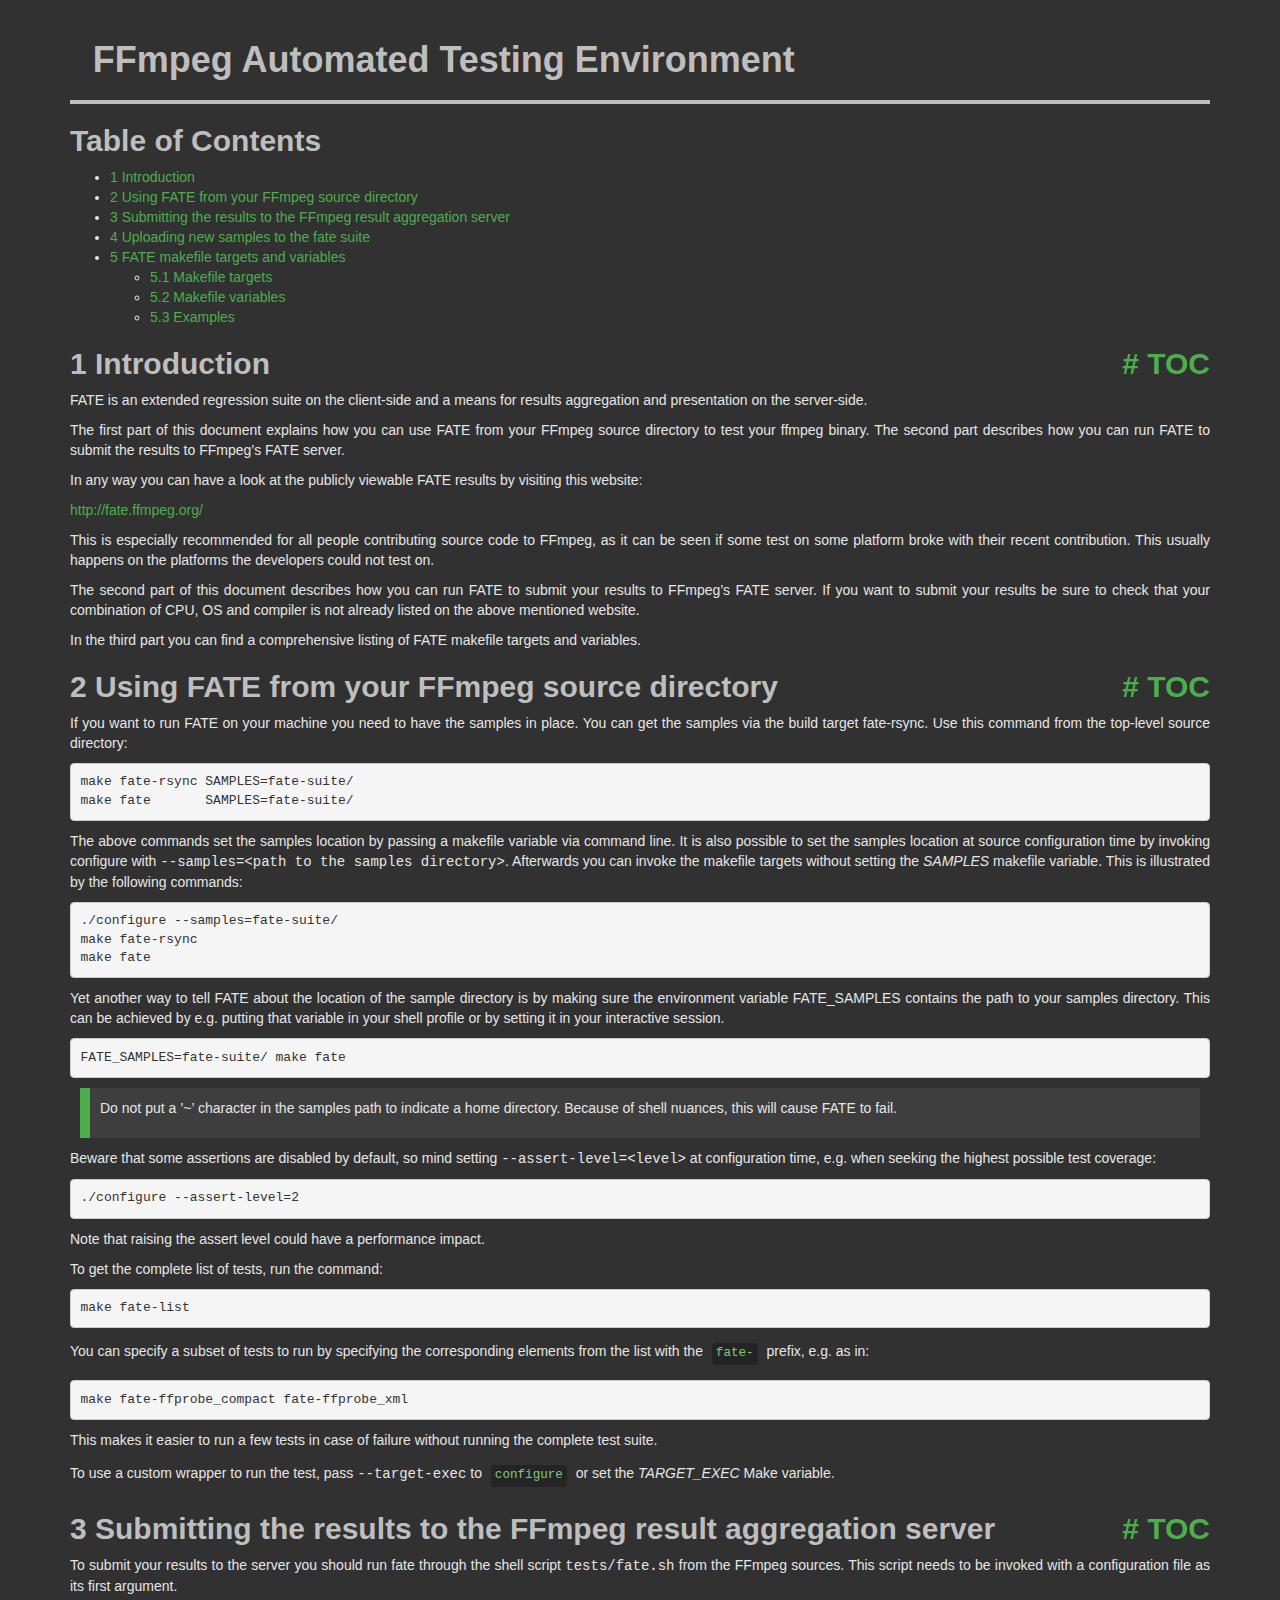
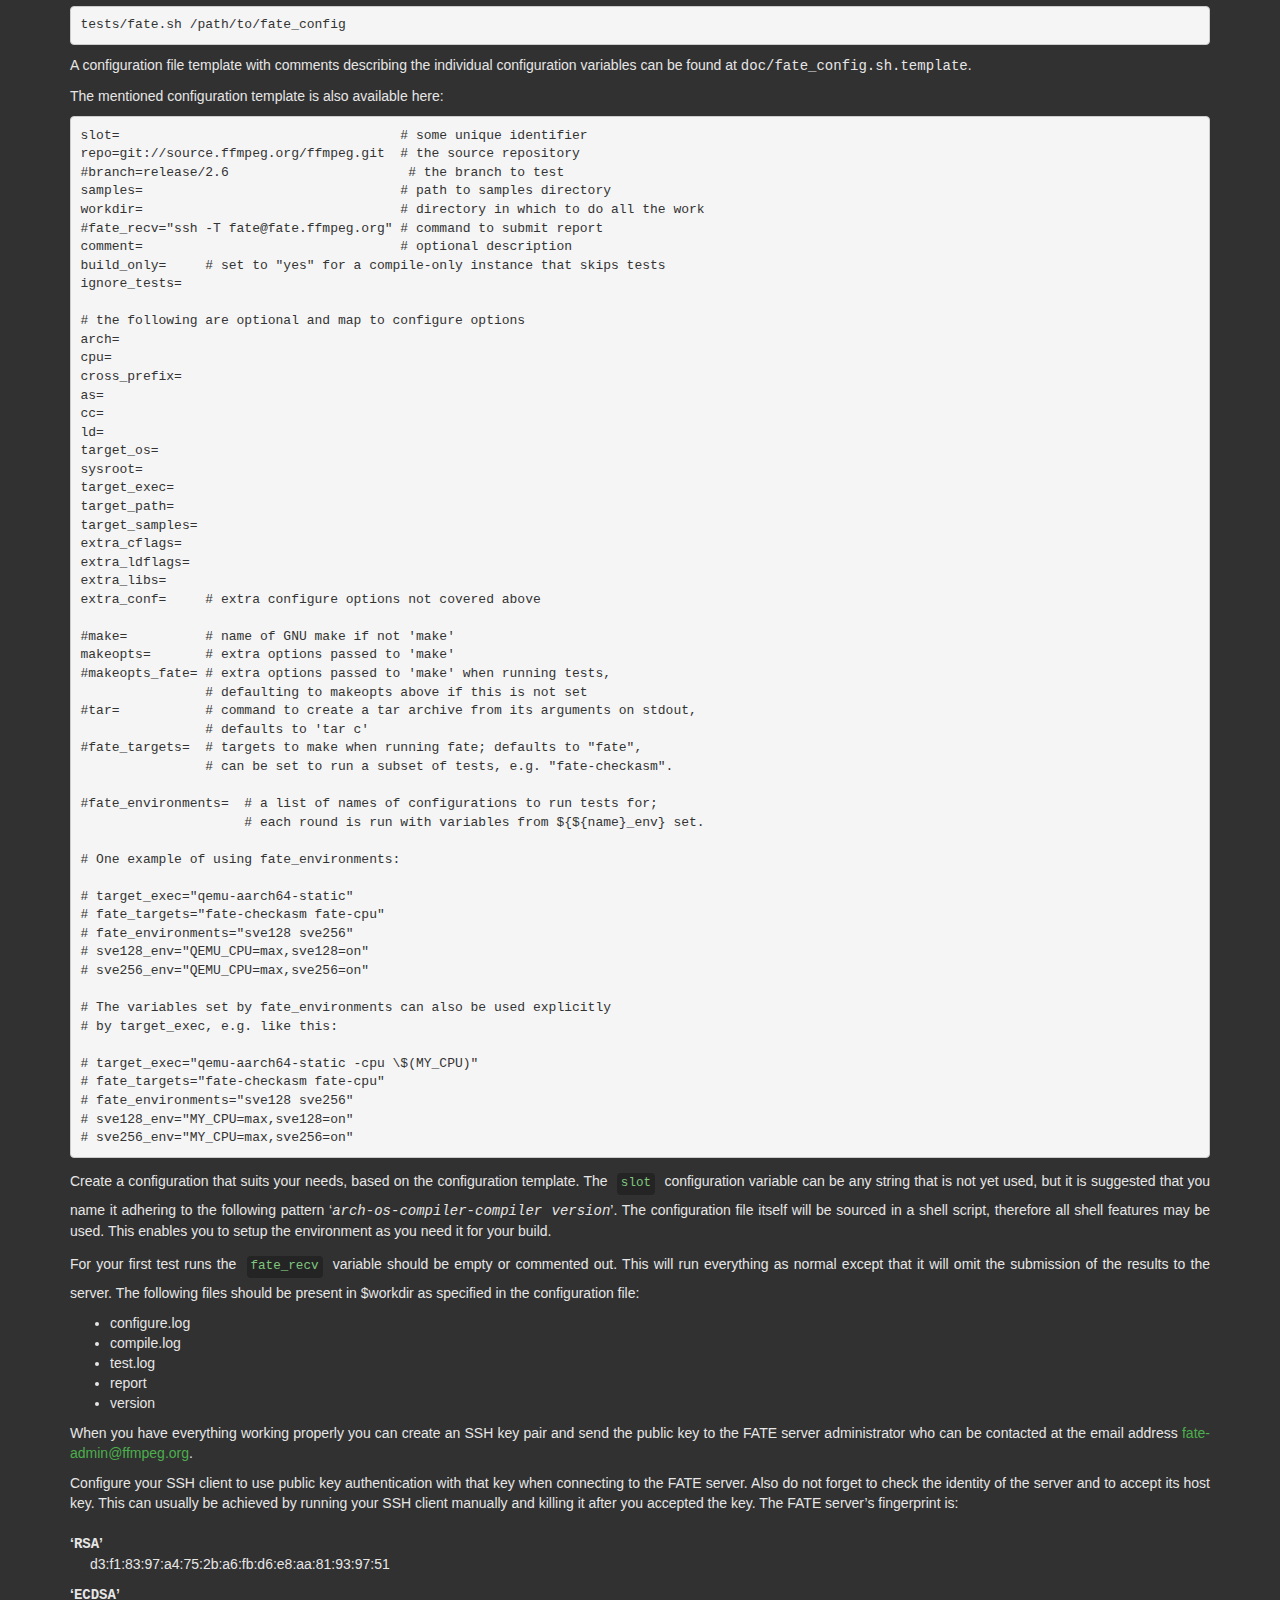
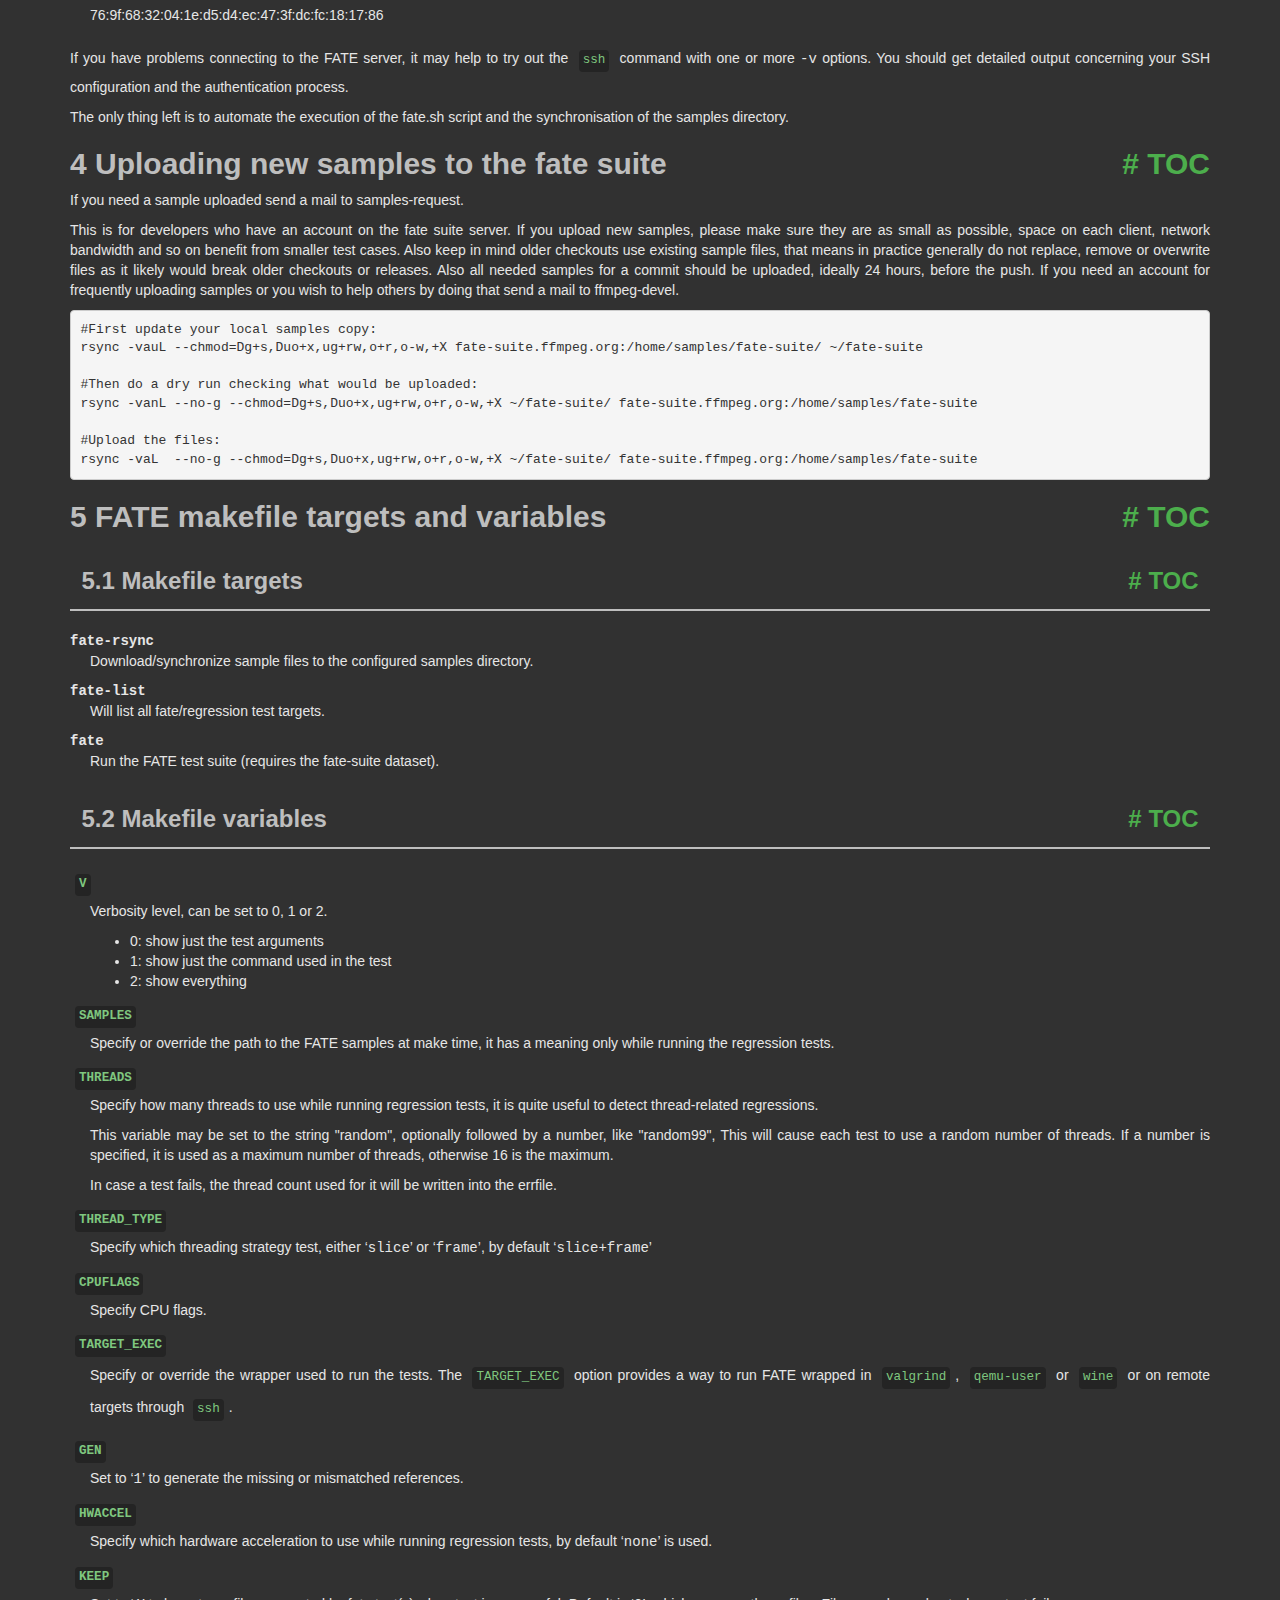
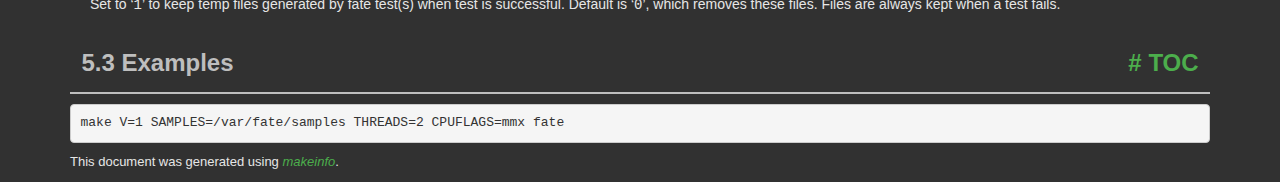
<file: ffmpeg-7.1.1-essentials_build/doc/fate.html>
<!DOCTYPE html PUBLIC "-//W3C//DTD HTML 4.01 Transitional//EN" "http://www.w3.org/TR/html4/loose.dtd">
<html>
<!-- Created by , GNU Texinfo 7.1.1 -->
  <head>
    <meta charset="utf-8">
    <title>
      FFmpeg Automated Testing Environment
    </title>
    <meta name="viewport" content="width=device-width,initial-scale=1.0">
    <link rel="stylesheet" type="text/css" href="bootstrap.min.css">
    <link rel="stylesheet" type="text/css" href="style.min.css">
  </head>
  <body>
    <div class="container">
      <h1>
      FFmpeg Automated Testing Environment
      </h1>


<a name="Top"></a>
<a name="SEC_Top"></a>

<div class="element-contents" id="SEC_Contents">
<h2 class="contents-heading">Table of Contents</h2>

<div class="contents">

<ul class="toc-numbered-mark">
  <li><a id="toc-Introduction" href="#Introduction">1 Introduction</a></li>
  <li><a id="toc-Using-FATE-from-your-FFmpeg-source-directory" href="#Using-FATE-from-your-FFmpeg-source-directory">2 Using FATE from your FFmpeg source directory</a></li>
  <li><a id="toc-Submitting-the-results-to-the-FFmpeg-result-aggregation-server" href="#Submitting-the-results-to-the-FFmpeg-result-aggregation-server">3 Submitting the results to the FFmpeg result aggregation server</a></li>
  <li><a id="toc-Uploading-new-samples-to-the-fate-suite" href="#Uploading-new-samples-to-the-fate-suite">4 Uploading new samples to the fate suite</a></li>
  <li><a id="toc-FATE-makefile-targets-and-variables" href="#FATE-makefile-targets-and-variables">5 FATE makefile targets and variables</a>
  <ul class="toc-numbered-mark">
    <li><a id="toc-Makefile-targets" href="#Makefile-targets">5.1 Makefile targets</a></li>
    <li><a id="toc-Makefile-variables" href="#Makefile-variables">5.2 Makefile variables</a></li>
    <li><a id="toc-Examples" href="#Examples">5.3 Examples</a></li>
  </ul></li>
</ul>
</div>
</div>

<a name="Introduction"></a>
<h2 class="chapter">1 Introduction<span class="pull-right"><a class="anchor hidden-xs" href="#Introduction" aria-hidden="true">#</a> <a class="anchor hidden-xs"href="#toc-Introduction" aria-hidden="true">TOC</a></span></h2>

<p>FATE is an extended regression suite on the client-side and a means
for results aggregation and presentation on the server-side.
</p>
<p>The first part of this document explains how you can use FATE from
your FFmpeg source directory to test your ffmpeg binary. The second
part describes how you can run FATE to submit the results to FFmpeg&rsquo;s
FATE server.
</p>
<p>In any way you can have a look at the publicly viewable FATE results
by visiting this website:
</p>
<p><a class="url" href="http://fate.ffmpeg.org/">http://fate.ffmpeg.org/</a>
</p>
<p>This is especially recommended for all people contributing source
code to FFmpeg, as it can be seen if some test on some platform broke
with their recent contribution. This usually happens on the platforms
the developers could not test on.
</p>
<p>The second part of this document describes how you can run FATE to
submit your results to FFmpeg&rsquo;s FATE server. If you want to submit your
results be sure to check that your combination of CPU, OS and compiler
is not already listed on the above mentioned website.
</p>
<p>In the third part you can find a comprehensive listing of FATE makefile
targets and variables.
</p>

<a name="Using-FATE-from-your-FFmpeg-source-directory"></a>
<h2 class="chapter">2 Using FATE from your FFmpeg source directory<span class="pull-right"><a class="anchor hidden-xs" href="#Using-FATE-from-your-FFmpeg-source-directory" aria-hidden="true">#</a> <a class="anchor hidden-xs"href="#toc-Using-FATE-from-your-FFmpeg-source-directory" aria-hidden="true">TOC</a></span></h2>

<p>If you want to run FATE on your machine you need to have the samples
in place. You can get the samples via the build target fate-rsync.
Use this command from the top-level source directory:
</p>
<div class="example">
<pre class="example-preformatted">make fate-rsync SAMPLES=fate-suite/
make fate       SAMPLES=fate-suite/
</pre></div>

<p>The above commands set the samples location by passing a makefile
variable via command line. It is also possible to set the samples
location at source configuration time by invoking configure with
<samp class="option">--samples=&lt;path to the samples directory&gt;</samp>. Afterwards you can
invoke the makefile targets without setting the <var class="var">SAMPLES</var> makefile
variable. This is illustrated by the following commands:
</p>
<div class="example">
<pre class="example-preformatted">./configure --samples=fate-suite/
make fate-rsync
make fate
</pre></div>

<p>Yet another way to tell FATE about the location of the sample
directory is by making sure the environment variable FATE_SAMPLES
contains the path to your samples directory. This can be achieved
by e.g. putting that variable in your shell profile or by setting
it in your interactive session.
</p>
<div class="example">
<pre class="example-preformatted">FATE_SAMPLES=fate-suite/ make fate
</pre></div>

<div class="info">
<p>Do not put a &rsquo;~&rsquo; character in the samples path to indicate a home
directory. Because of shell nuances, this will cause FATE to fail.
</p></div>
<p>Beware that some assertions are disabled by default, so mind setting
<samp class="option">--assert-level=&lt;level&gt;</samp> at configuration time, e.g. when seeking
the highest possible test coverage:
</p><div class="example">
<pre class="example-preformatted">./configure --assert-level=2
</pre></div>
<p>Note that raising the assert level could have a performance impact.
</p>
<p>To get the complete list of tests, run the command:
</p><div class="example">
<pre class="example-preformatted">make fate-list
</pre></div>

<p>You can specify a subset of tests to run by specifying the
corresponding elements from the list with the <code class="code">fate-</code> prefix,
e.g. as in:
</p><div class="example">
<pre class="example-preformatted">make fate-ffprobe_compact fate-ffprobe_xml
</pre></div>

<p>This makes it easier to run a few tests in case of failure without
running the complete test suite.
</p>
<p>To use a custom wrapper to run the test, pass <samp class="option">--target-exec</samp> to
<code class="command">configure</code> or set the <var class="var">TARGET_EXEC</var> Make variable.
</p>

<a name="Submitting-the-results-to-the-FFmpeg-result-aggregation-server"></a>
<h2 class="chapter">3 Submitting the results to the FFmpeg result aggregation server<span class="pull-right"><a class="anchor hidden-xs" href="#Submitting-the-results-to-the-FFmpeg-result-aggregation-server" aria-hidden="true">#</a> <a class="anchor hidden-xs"href="#toc-Submitting-the-results-to-the-FFmpeg-result-aggregation-server" aria-hidden="true">TOC</a></span></h2>

<p>To submit your results to the server you should run fate through the
shell script <samp class="file">tests/fate.sh</samp> from the FFmpeg sources. This script needs
to be invoked with a configuration file as its first argument.
</p>
<div class="example">
<pre class="example-preformatted">tests/fate.sh /path/to/fate_config
</pre></div>

<p>A configuration file template with comments describing the individual
configuration variables can be found at <samp class="file">doc/fate_config.sh.template</samp>.
</p>
<p>The mentioned configuration template is also available here:
</p><pre class="verbatim">slot=                                    # some unique identifier
repo=git://source.ffmpeg.org/ffmpeg.git  # the source repository
#branch=release/2.6                       # the branch to test
samples=                                 # path to samples directory
workdir=                                 # directory in which to do all the work
#fate_recv=&quot;ssh -T fate@fate.ffmpeg.org&quot; # command to submit report
comment=                                 # optional description
build_only=     # set to &quot;yes&quot; for a compile-only instance that skips tests
ignore_tests=

# the following are optional and map to configure options
arch=
cpu=
cross_prefix=
as=
cc=
ld=
target_os=
sysroot=
target_exec=
target_path=
target_samples=
extra_cflags=
extra_ldflags=
extra_libs=
extra_conf=     # extra configure options not covered above

#make=          # name of GNU make if not 'make'
makeopts=       # extra options passed to 'make'
#makeopts_fate= # extra options passed to 'make' when running tests,
                # defaulting to makeopts above if this is not set
#tar=           # command to create a tar archive from its arguments on stdout,
                # defaults to 'tar c'
#fate_targets=  # targets to make when running fate; defaults to &quot;fate&quot;,
                # can be set to run a subset of tests, e.g. &quot;fate-checkasm&quot;.

#fate_environments=  # a list of names of configurations to run tests for;
                     # each round is run with variables from ${${name}_env} set.

# One example of using fate_environments:

# target_exec=&quot;qemu-aarch64-static&quot;
# fate_targets=&quot;fate-checkasm fate-cpu&quot;
# fate_environments=&quot;sve128 sve256&quot;
# sve128_env=&quot;QEMU_CPU=max,sve128=on&quot;
# sve256_env=&quot;QEMU_CPU=max,sve256=on&quot;

# The variables set by fate_environments can also be used explicitly
# by target_exec, e.g. like this:

# target_exec=&quot;qemu-aarch64-static -cpu \$(MY_CPU)&quot;
# fate_targets=&quot;fate-checkasm fate-cpu&quot;
# fate_environments=&quot;sve128 sve256&quot;
# sve128_env=&quot;MY_CPU=max,sve128=on&quot;
# sve256_env=&quot;MY_CPU=max,sve256=on&quot;
</pre>
<p>Create a configuration that suits your needs, based on the configuration
template. The <code class="env">slot</code> configuration variable can be any string that is not
yet used, but it is suggested that you name it adhering to the following
pattern &lsquo;<samp class="samp"><var class="var">arch</var>-<var class="var">os</var>-<var class="var">compiler</var>-<var class="var">compiler version</var></samp>&rsquo;. The
configuration file itself will be sourced in a shell script, therefore all
shell features may be used. This enables you to setup the environment as you
need it for your build.
</p>
<p>For your first test runs the <code class="env">fate_recv</code> variable should be empty or
commented out. This will run everything as normal except that it will omit
the submission of the results to the server. The following files should be
present in $workdir as specified in the configuration file:
</p>
<ul class="itemize mark-bullet">
<li>configure.log
    </li><li>compile.log
    </li><li>test.log
    </li><li>report
    </li><li>version
</li></ul>

<p>When you have everything working properly you can create an SSH key pair
and send the public key to the FATE server administrator who can be contacted
at the email address <a class="email" href="mailto:fate-admin@ffmpeg.org">fate-admin@ffmpeg.org</a>.
</p>
<p>Configure your SSH client to use public key authentication with that key
when connecting to the FATE server. Also do not forget to check the identity
of the server and to accept its host key. This can usually be achieved by
running your SSH client manually and killing it after you accepted the key.
The FATE server&rsquo;s fingerprint is:
</p>
<dl class="table">
<dt>&lsquo;<samp class="samp">RSA</samp>&rsquo;</dt>
<dd><p>d3:f1:83:97:a4:75:2b:a6:fb:d6:e8:aa:81:93:97:51
</p></dd>
<dt>&lsquo;<samp class="samp">ECDSA</samp>&rsquo;</dt>
<dd><p>76:9f:68:32:04:1e:d5:d4:ec:47:3f:dc:fc:18:17:86
</p></dd>
</dl>

<p>If you have problems connecting to the FATE server, it may help to try out
the <code class="command">ssh</code> command with one or more <samp class="option">-v</samp> options. You should
get detailed output concerning your SSH configuration and the authentication
process.
</p>
<p>The only thing left is to automate the execution of the fate.sh script and
the synchronisation of the samples directory.
</p>
<a name="Uploading-new-samples-to-the-fate-suite"></a>
<h2 class="chapter">4 Uploading new samples to the fate suite<span class="pull-right"><a class="anchor hidden-xs" href="#Uploading-new-samples-to-the-fate-suite" aria-hidden="true">#</a> <a class="anchor hidden-xs"href="#toc-Uploading-new-samples-to-the-fate-suite" aria-hidden="true">TOC</a></span></h2>

<p>If you need a sample uploaded send a mail to samples-request.
</p>
<p>This is for developers who have an account on the fate suite server.
If you upload new samples, please make sure they are as small as possible,
space on each client, network bandwidth and so on benefit from smaller test cases.
Also keep in mind older checkouts use existing sample files, that means in
practice generally do not replace, remove or overwrite files as it likely would
break older checkouts or releases.
Also all needed samples for a commit should be uploaded, ideally 24
hours, before the push.
If you need an account for frequently uploading samples or you wish to help
others by doing that send a mail to ffmpeg-devel.
</p>
<div class="example">
<pre class="example-preformatted">#First update your local samples copy:
rsync -vauL --chmod=Dg+s,Duo+x,ug+rw,o+r,o-w,+X fate-suite.ffmpeg.org:/home/samples/fate-suite/ ~/fate-suite

#Then do a dry run checking what would be uploaded:
rsync -vanL --no-g --chmod=Dg+s,Duo+x,ug+rw,o+r,o-w,+X ~/fate-suite/ fate-suite.ffmpeg.org:/home/samples/fate-suite

#Upload the files:
rsync -vaL  --no-g --chmod=Dg+s,Duo+x,ug+rw,o+r,o-w,+X ~/fate-suite/ fate-suite.ffmpeg.org:/home/samples/fate-suite
</pre></div>


<a name="FATE-makefile-targets-and-variables"></a>
<h2 class="chapter">5 FATE makefile targets and variables<span class="pull-right"><a class="anchor hidden-xs" href="#FATE-makefile-targets-and-variables" aria-hidden="true">#</a> <a class="anchor hidden-xs"href="#toc-FATE-makefile-targets-and-variables" aria-hidden="true">TOC</a></span></h2>

<a name="Makefile-targets"></a>
<h3 class="section">5.1 Makefile targets<span class="pull-right"><a class="anchor hidden-xs" href="#Makefile-targets" aria-hidden="true">#</a> <a class="anchor hidden-xs"href="#toc-Makefile-targets" aria-hidden="true">TOC</a></span></h3>

<dl class="table">
<dt><samp class="option">fate-rsync</samp></dt>
<dd><p>Download/synchronize sample files to the configured samples directory.
</p>
</dd>
<dt><samp class="option">fate-list</samp></dt>
<dd><p>Will list all fate/regression test targets.
</p>
</dd>
<dt><samp class="option">fate</samp></dt>
<dd><p>Run the FATE test suite (requires the fate-suite dataset).
</p></dd>
</dl>

<a name="Makefile-variables"></a>
<h3 class="section">5.2 Makefile variables<span class="pull-right"><a class="anchor hidden-xs" href="#Makefile-variables" aria-hidden="true">#</a> <a class="anchor hidden-xs"href="#toc-Makefile-variables" aria-hidden="true">TOC</a></span></h3>

<dl class="table">
<dt><code class="env">V</code></dt>
<dd><p>Verbosity level, can be set to 0, 1 or 2.
    </p><ul class="itemize mark-bullet">
<li>0: show just the test arguments
        </li><li>1: show just the command used in the test
        </li><li>2: show everything
    </li></ul>

</dd>
<dt><code class="env">SAMPLES</code></dt>
<dd><p>Specify or override the path to the FATE samples at make time, it has a
meaning only while running the regression tests.
</p>
</dd>
<dt><code class="env">THREADS</code></dt>
<dd><p>Specify how many threads to use while running regression tests, it is
quite useful to detect thread-related regressions.
</p>
<p>This variable may be set to the string &quot;random&quot;, optionally followed by a
number, like &quot;random99&quot;, This will cause each test to use a random number of
threads. If a number is specified, it is used as a maximum number of threads,
otherwise 16 is the maximum.
</p>
<p>In case a test fails, the thread count used for it will be written into the
errfile.
</p>
</dd>
<dt><code class="env">THREAD_TYPE</code></dt>
<dd><p>Specify which threading strategy test, either &lsquo;<samp class="samp">slice</samp>&rsquo; or &lsquo;<samp class="samp">frame</samp>&rsquo;,
by default &lsquo;<samp class="samp">slice+frame</samp>&rsquo;
</p>
</dd>
<dt><code class="env">CPUFLAGS</code></dt>
<dd><p>Specify CPU flags.
</p>
</dd>
<dt><code class="env">TARGET_EXEC</code></dt>
<dd><p>Specify or override the wrapper used to run the tests.
The <code class="env">TARGET_EXEC</code> option provides a way to run FATE wrapped in
<code class="command">valgrind</code>, <code class="command">qemu-user</code> or <code class="command">wine</code> or on remote targets
through <code class="command">ssh</code>.
</p>
</dd>
<dt><code class="env">GEN</code></dt>
<dd><p>Set to &lsquo;<samp class="samp">1</samp>&rsquo; to generate the missing or mismatched references.
</p>
</dd>
<dt><code class="env">HWACCEL</code></dt>
<dd><p>Specify which hardware acceleration to use while running regression tests,
by default &lsquo;<samp class="samp">none</samp>&rsquo; is used.
</p>
</dd>
<dt><code class="env">KEEP</code></dt>
<dd><p>Set to &lsquo;<samp class="samp">1</samp>&rsquo; to keep temp files generated by fate test(s) when test is successful.
Default is &lsquo;<samp class="samp">0</samp>&rsquo;, which removes these files. Files are always kept when a test
fails.
</p>
</dd>
</dl>

<a name="Examples"></a>
<h3 class="section">5.3 Examples<span class="pull-right"><a class="anchor hidden-xs" href="#Examples" aria-hidden="true">#</a> <a class="anchor hidden-xs"href="#toc-Examples" aria-hidden="true">TOC</a></span></h3>

<div class="example">
<pre class="example-preformatted">make V=1 SAMPLES=/var/fate/samples THREADS=2 CPUFLAGS=mmx fate
</pre></div>
      <p style="font-size: small;">
        This document was generated using <a class="uref" href="https://www.gnu.org/software/texinfo/"><em class="emph">makeinfo</em></a>.
      </p>
    </div>
  </body>
</html>
</file>
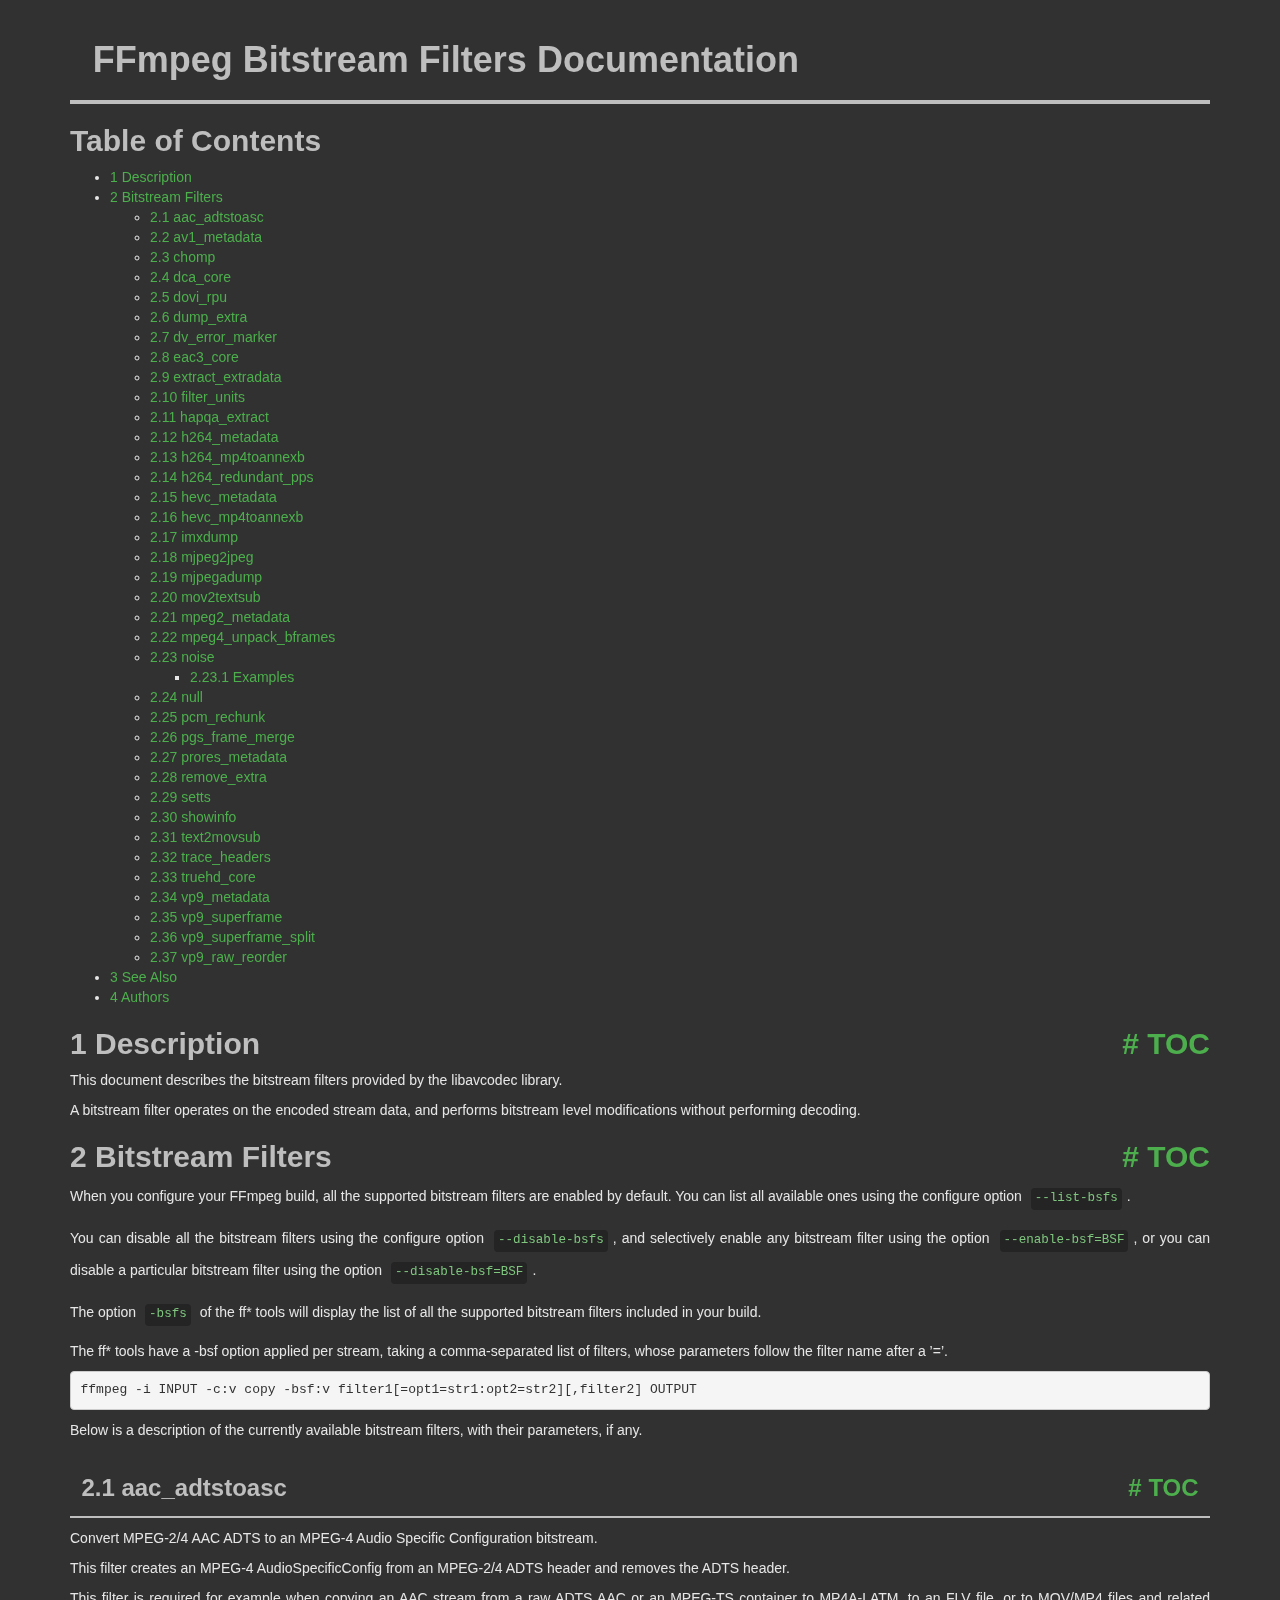
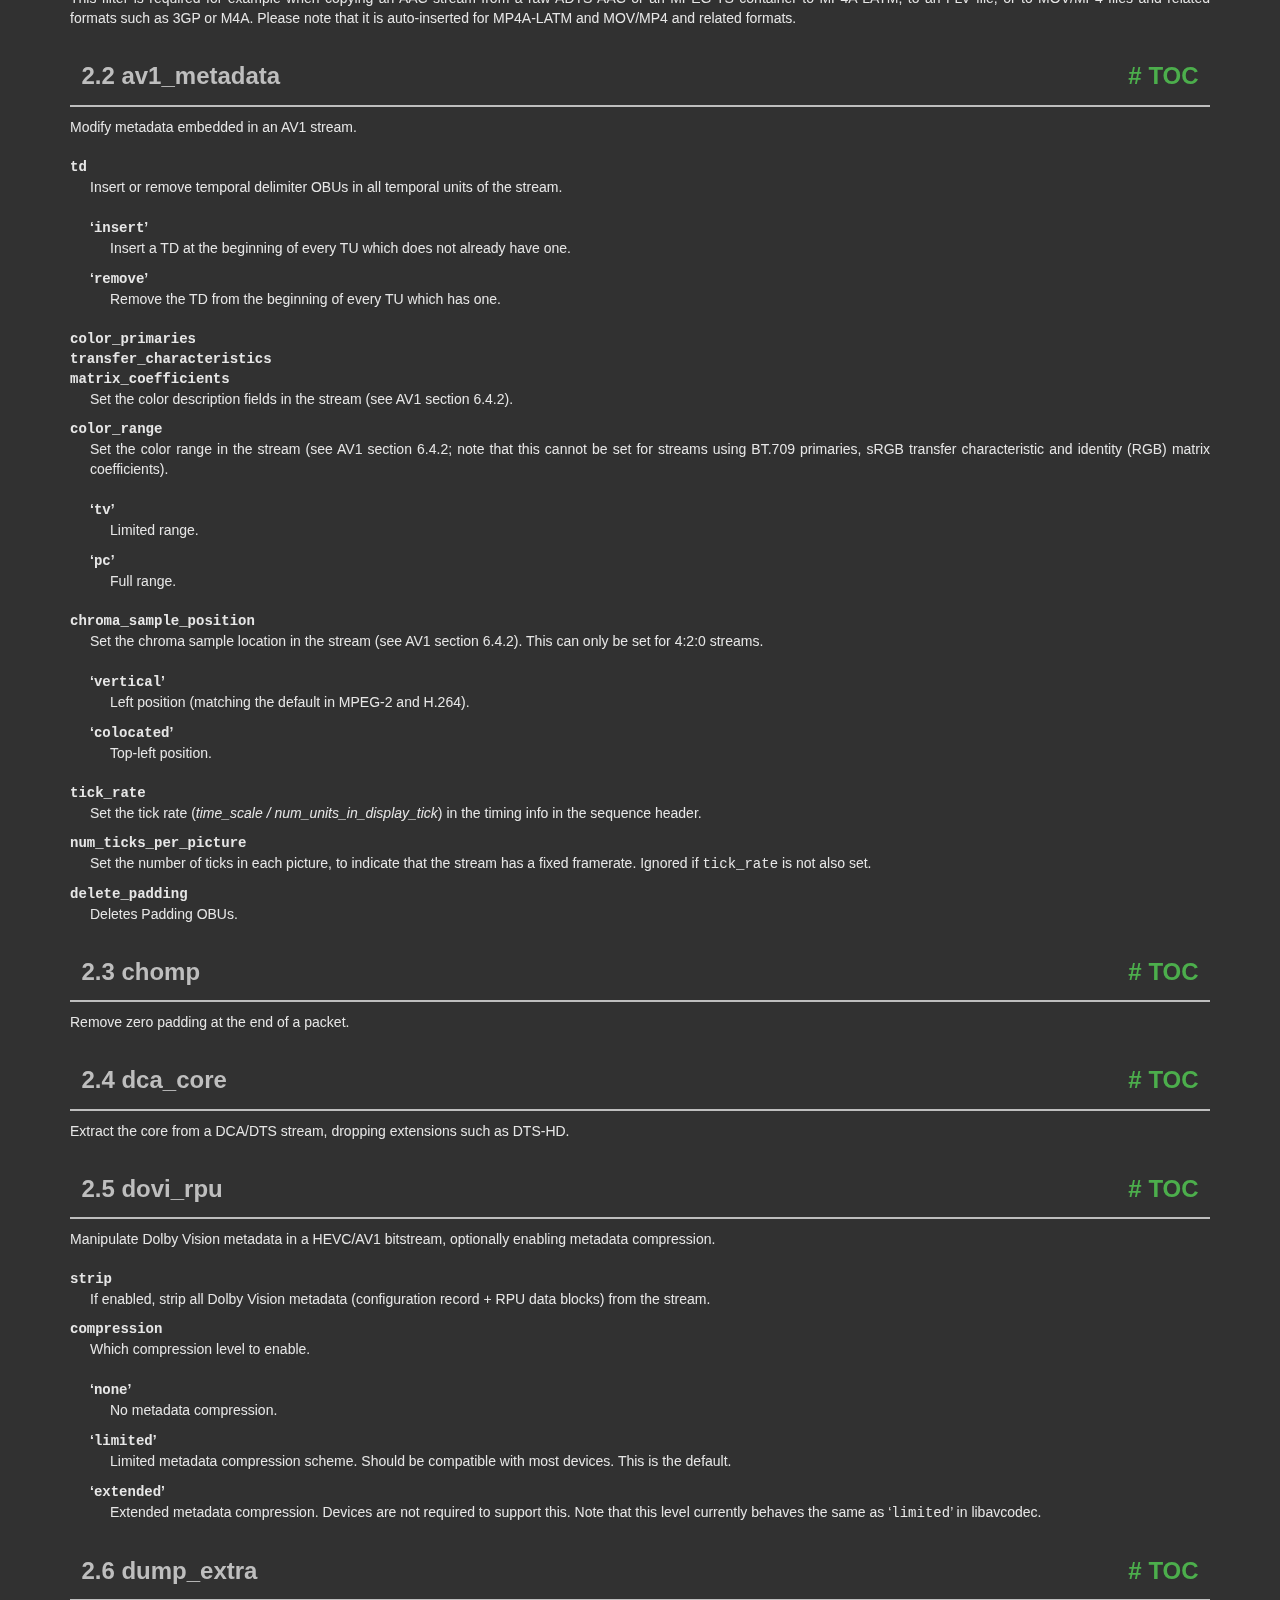
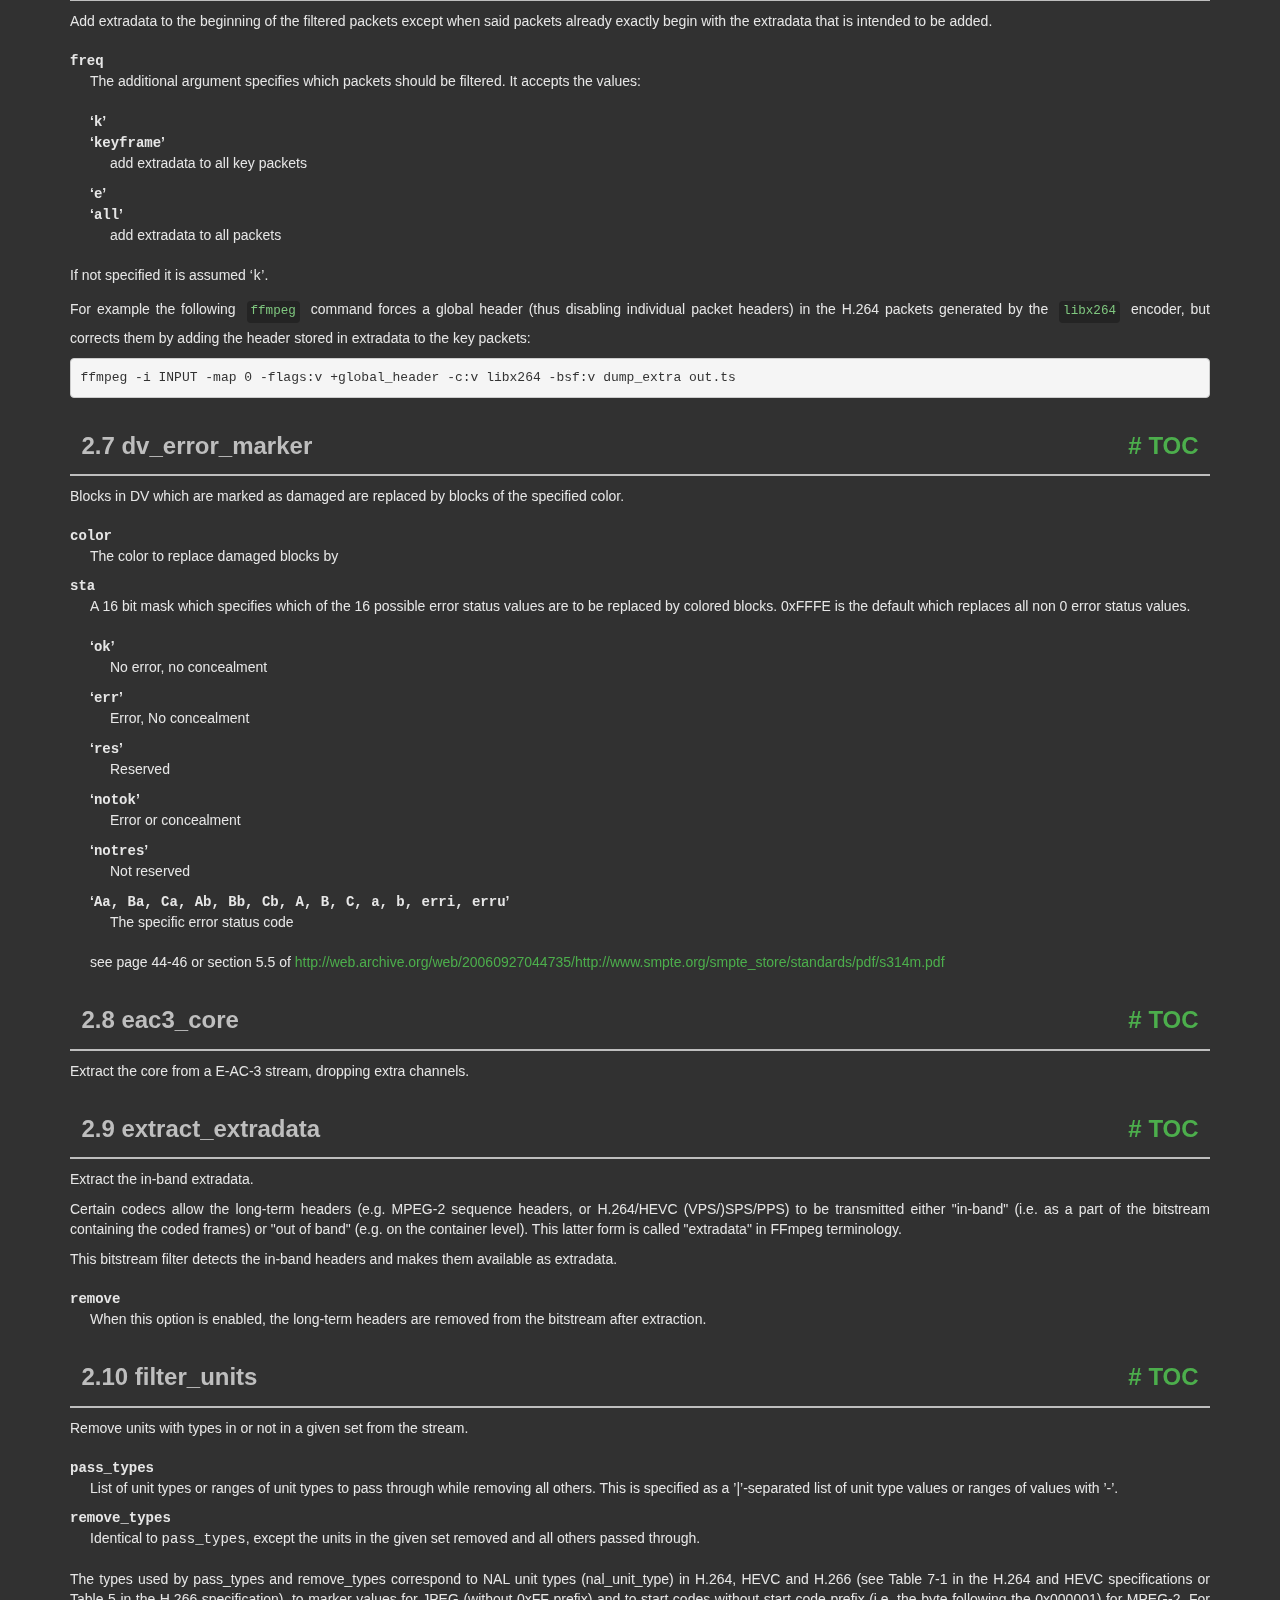
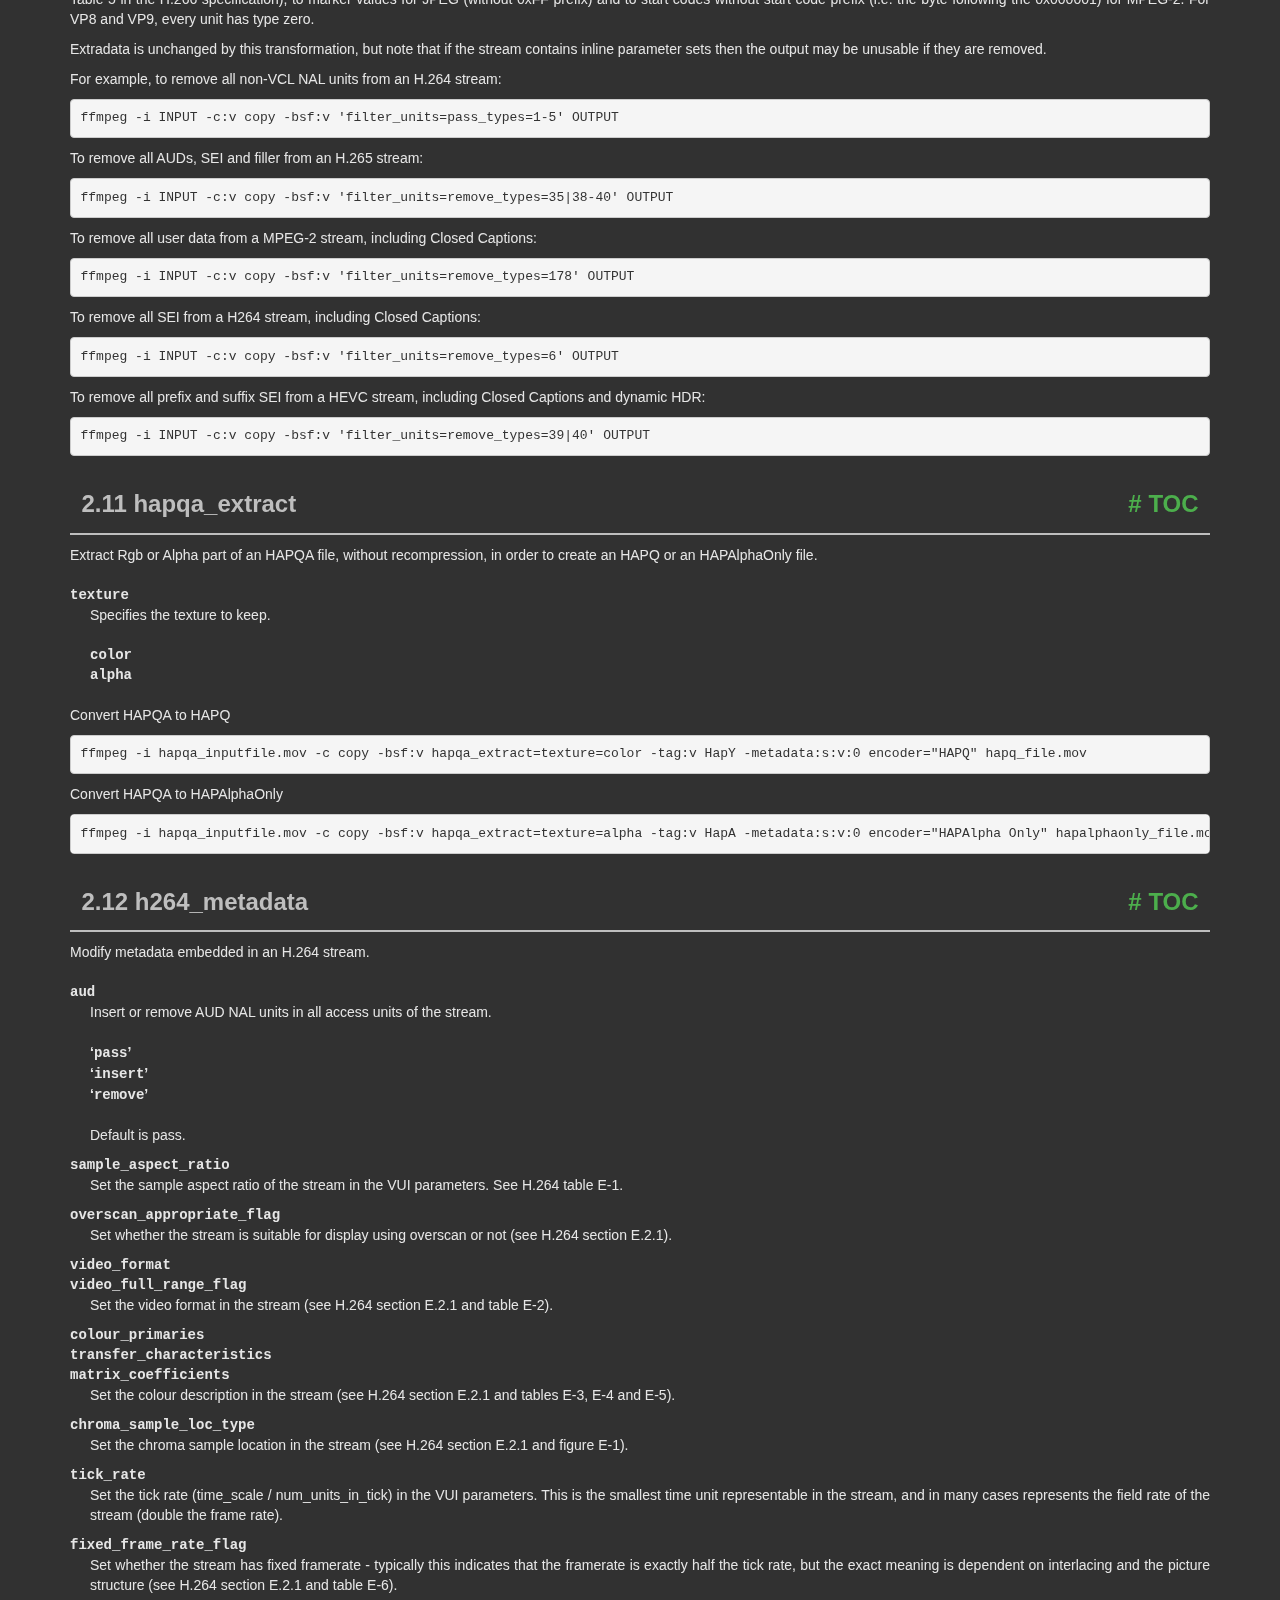
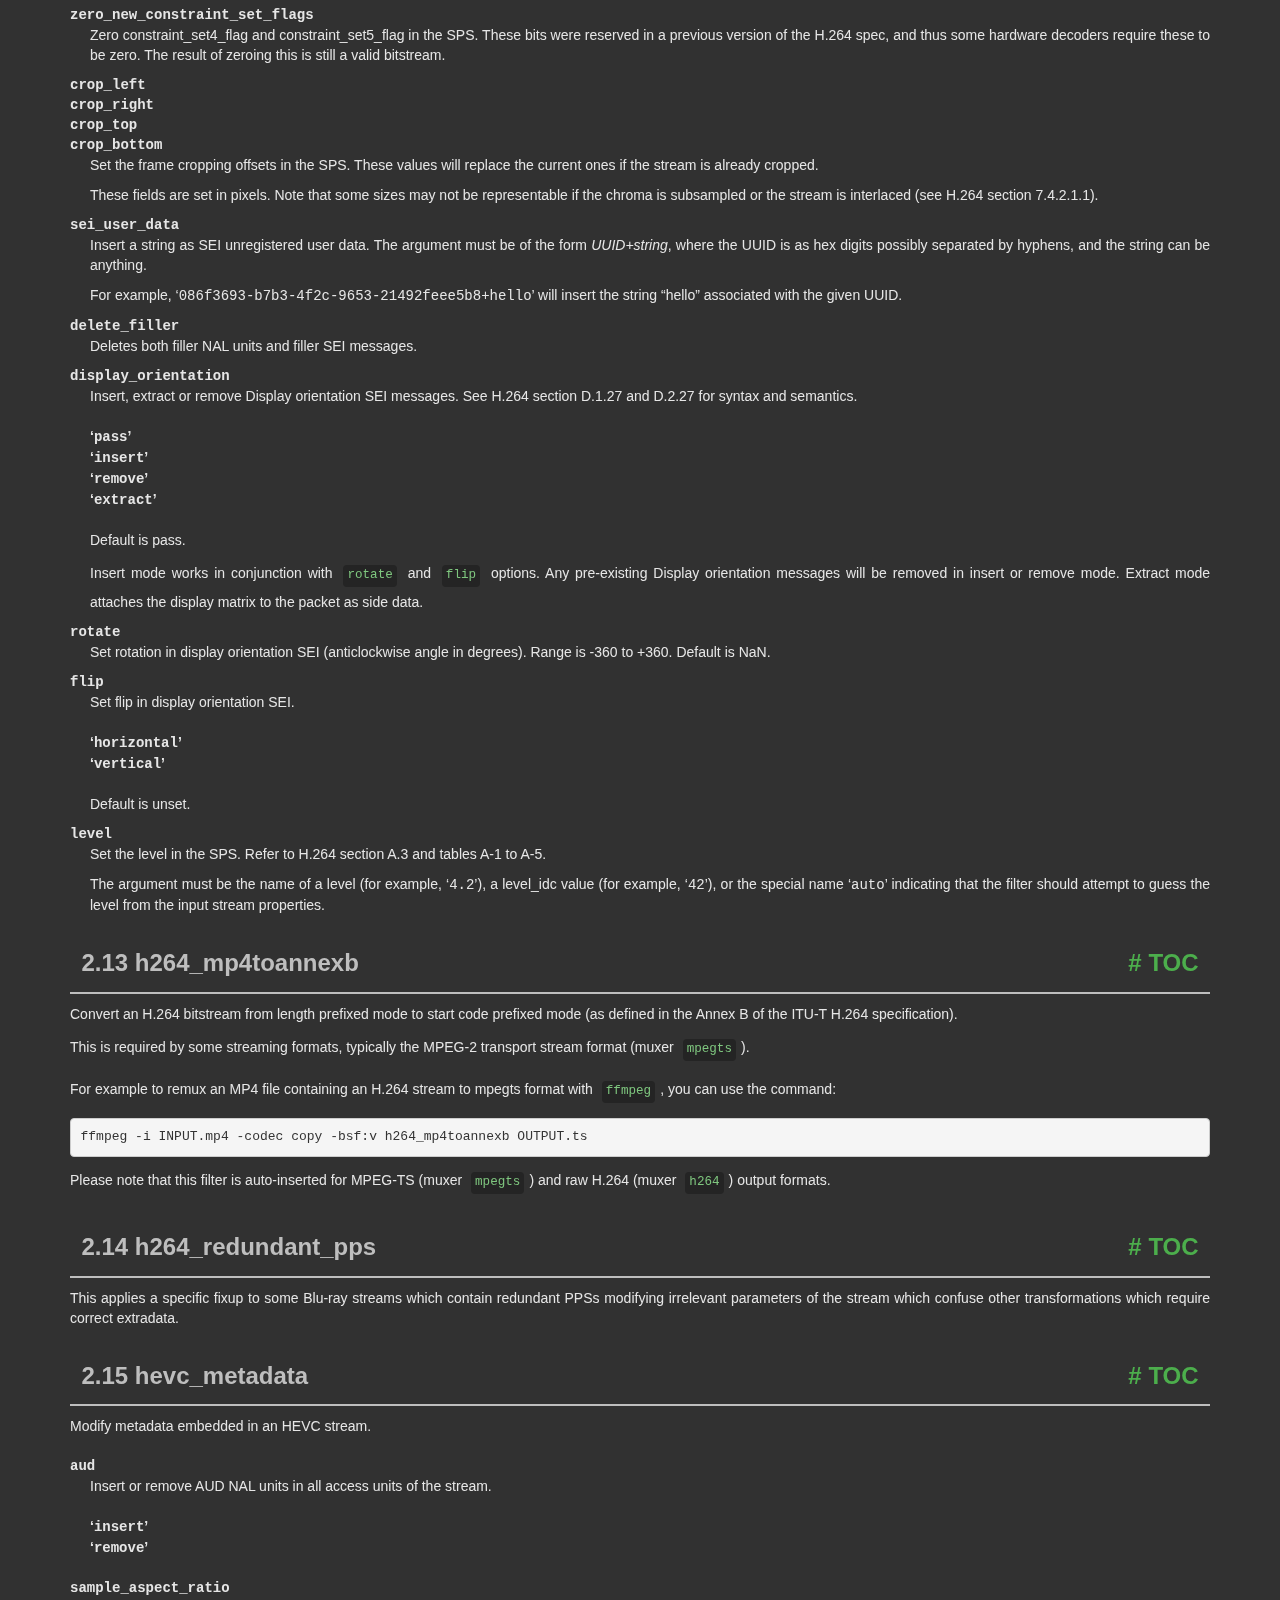
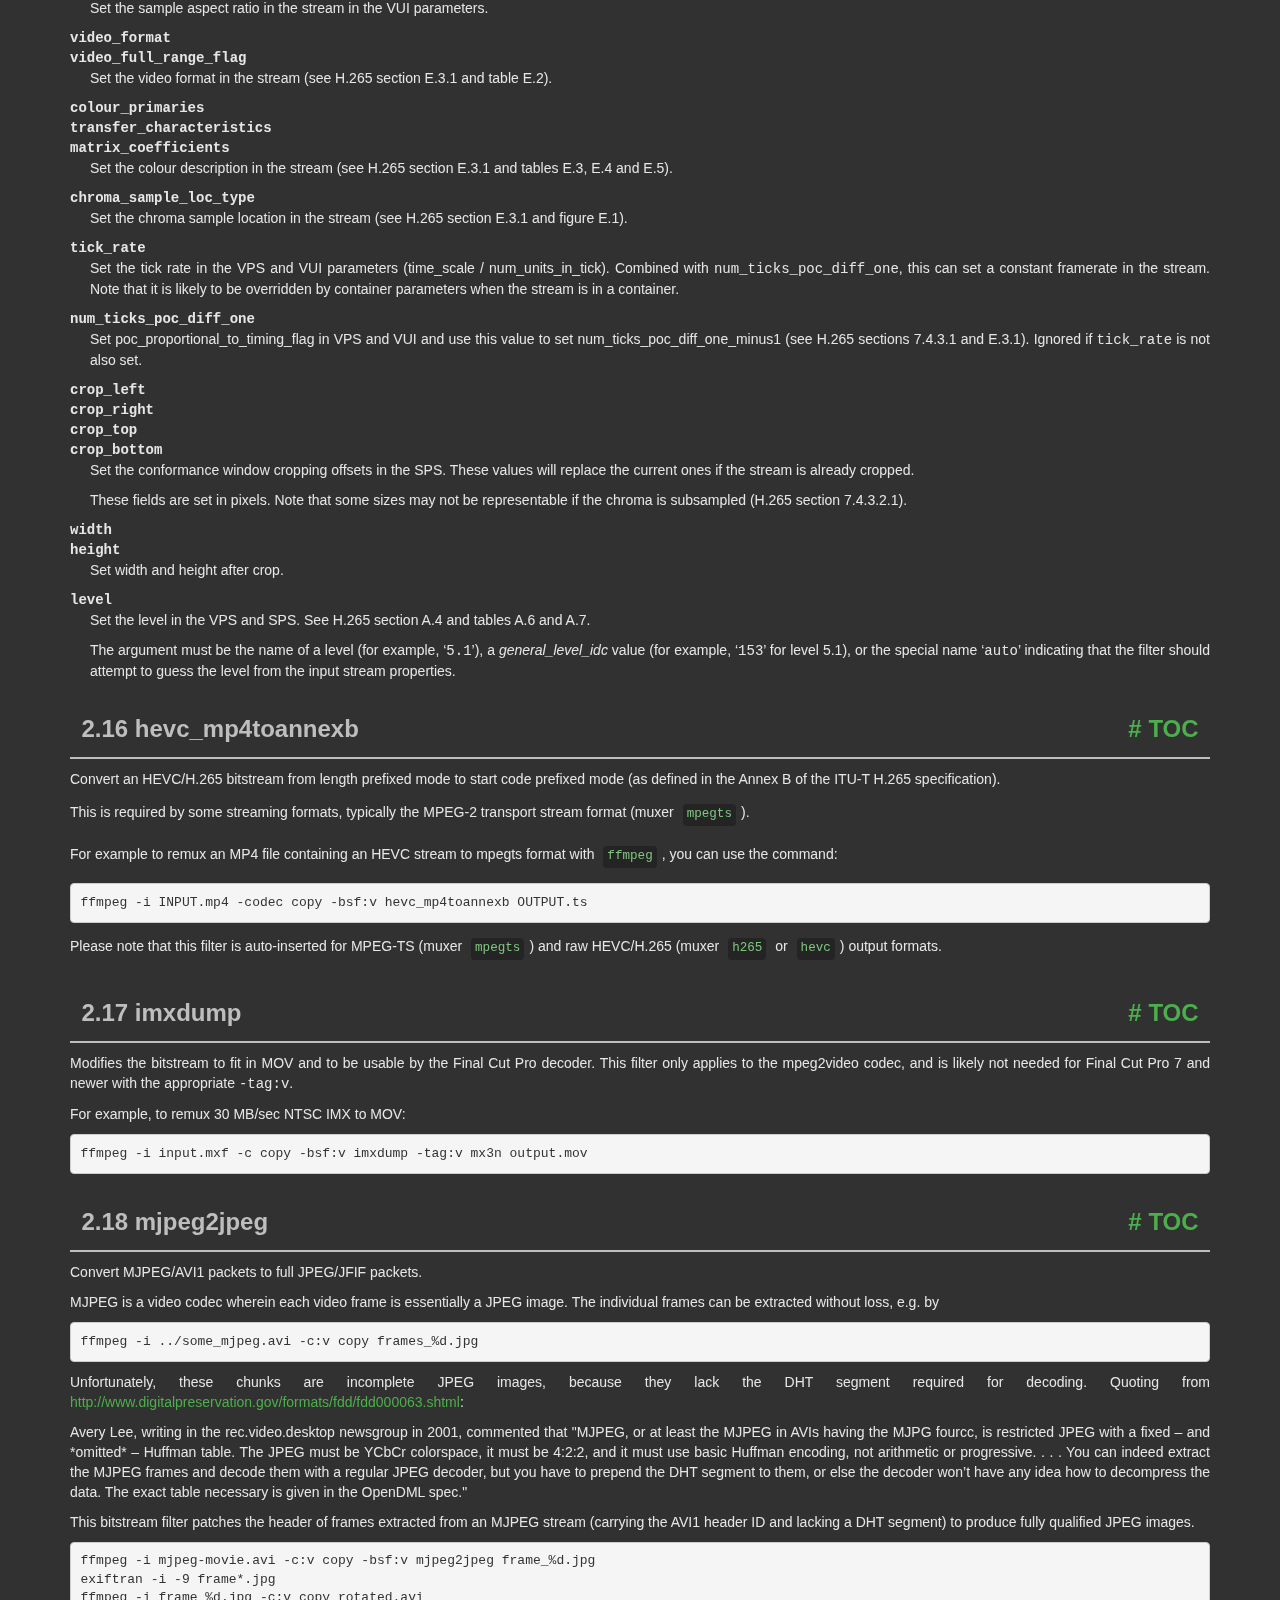
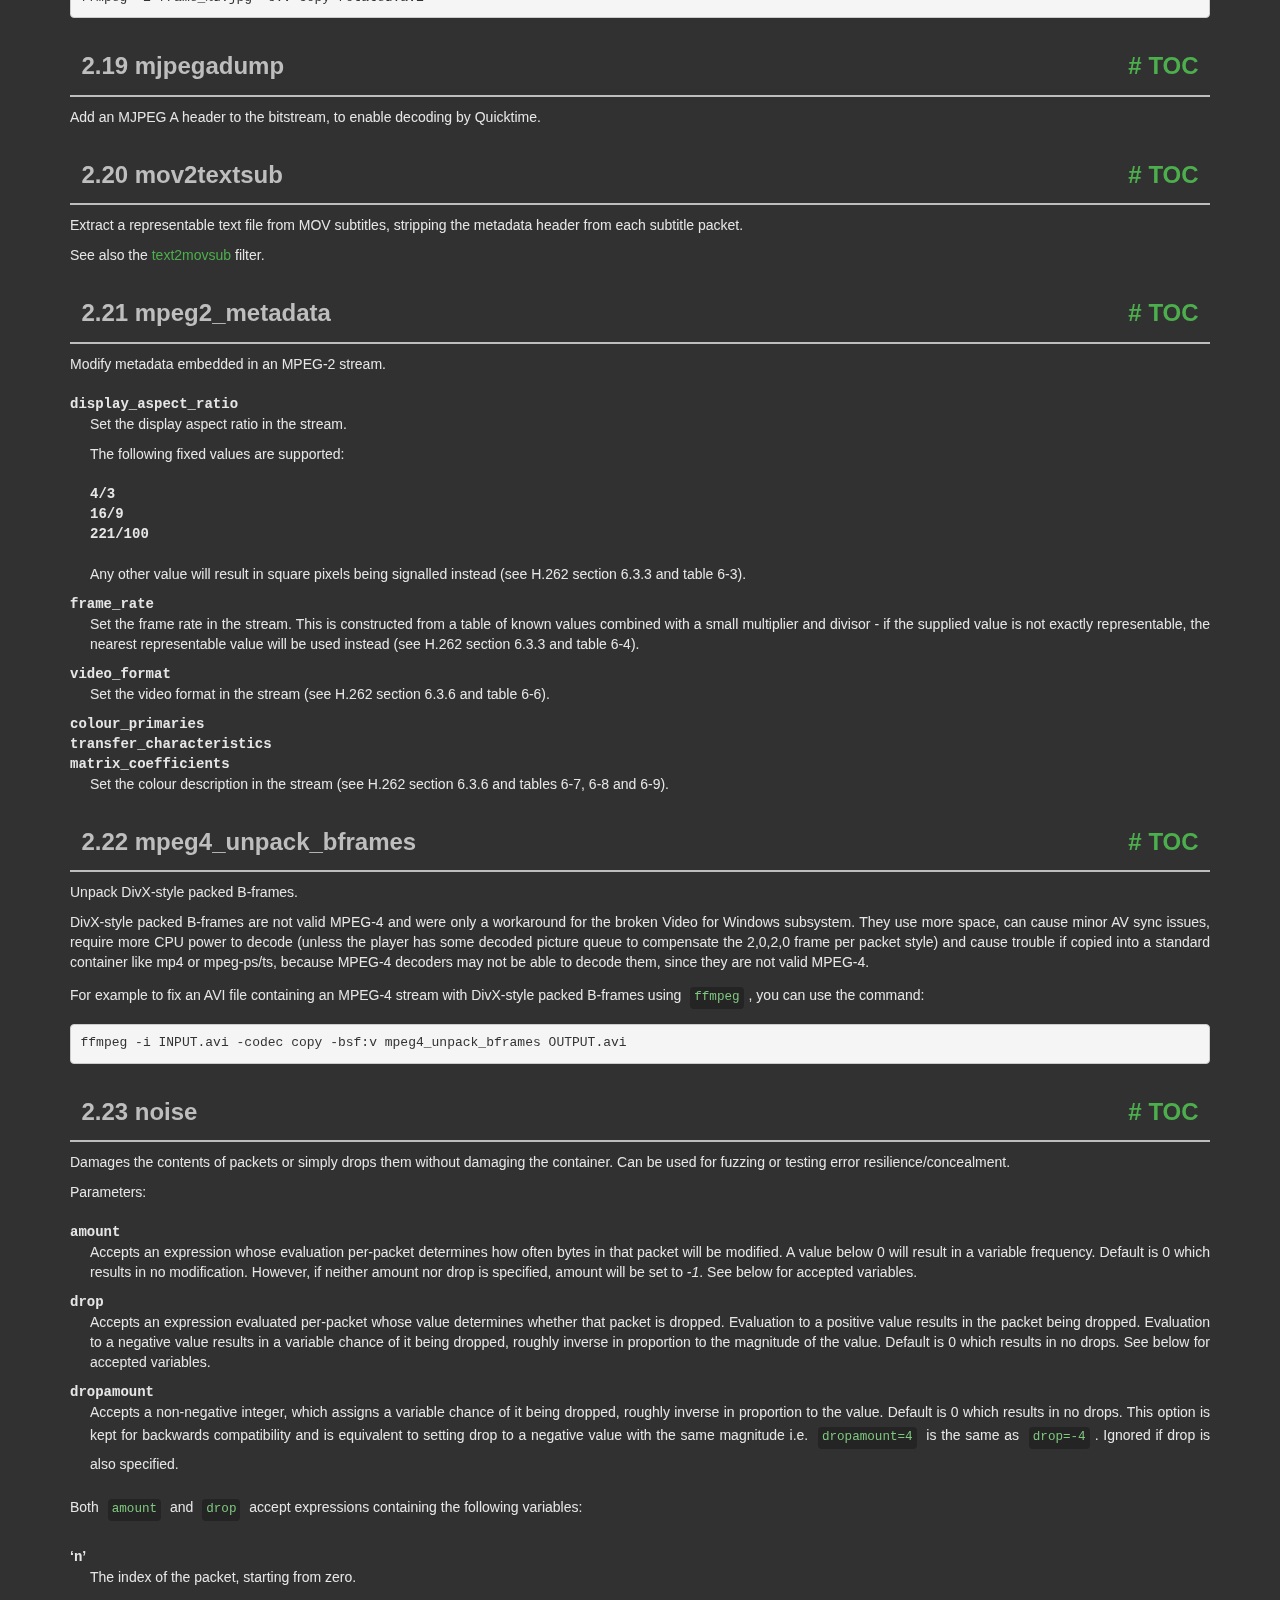
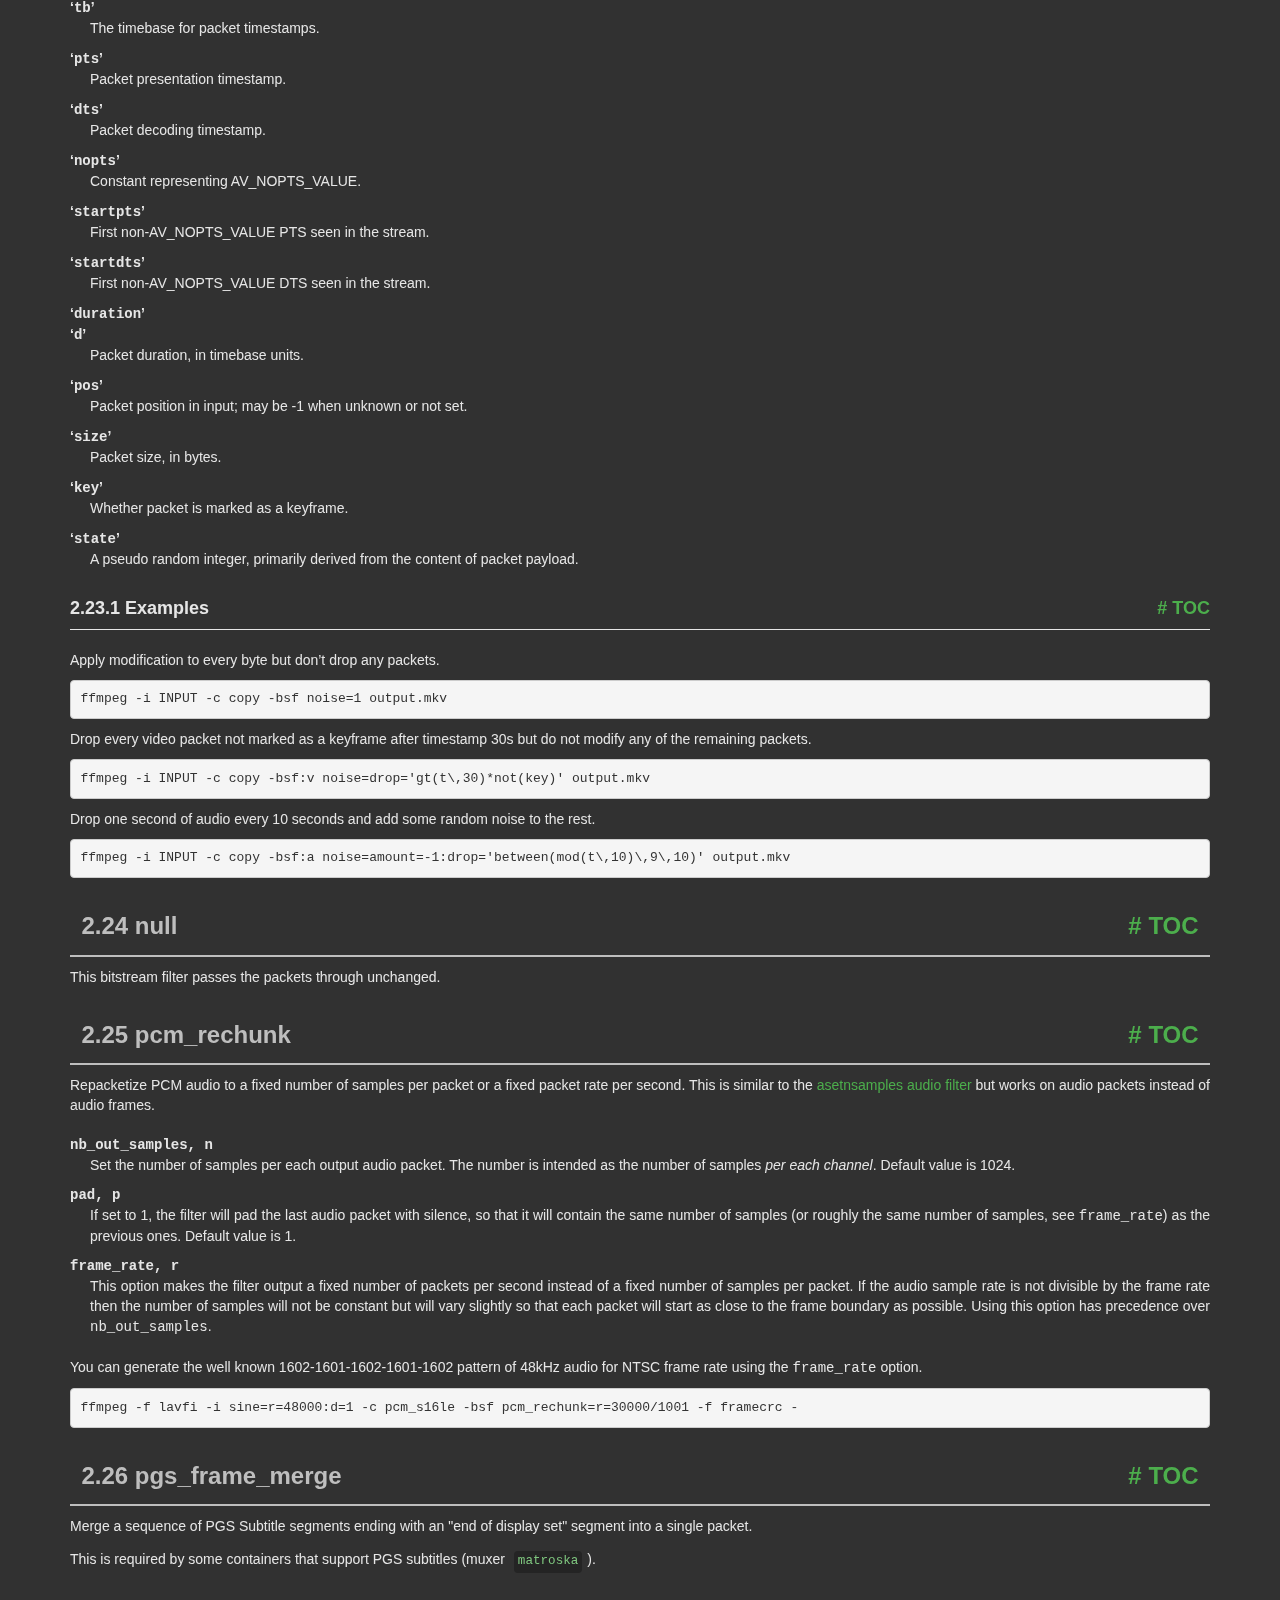
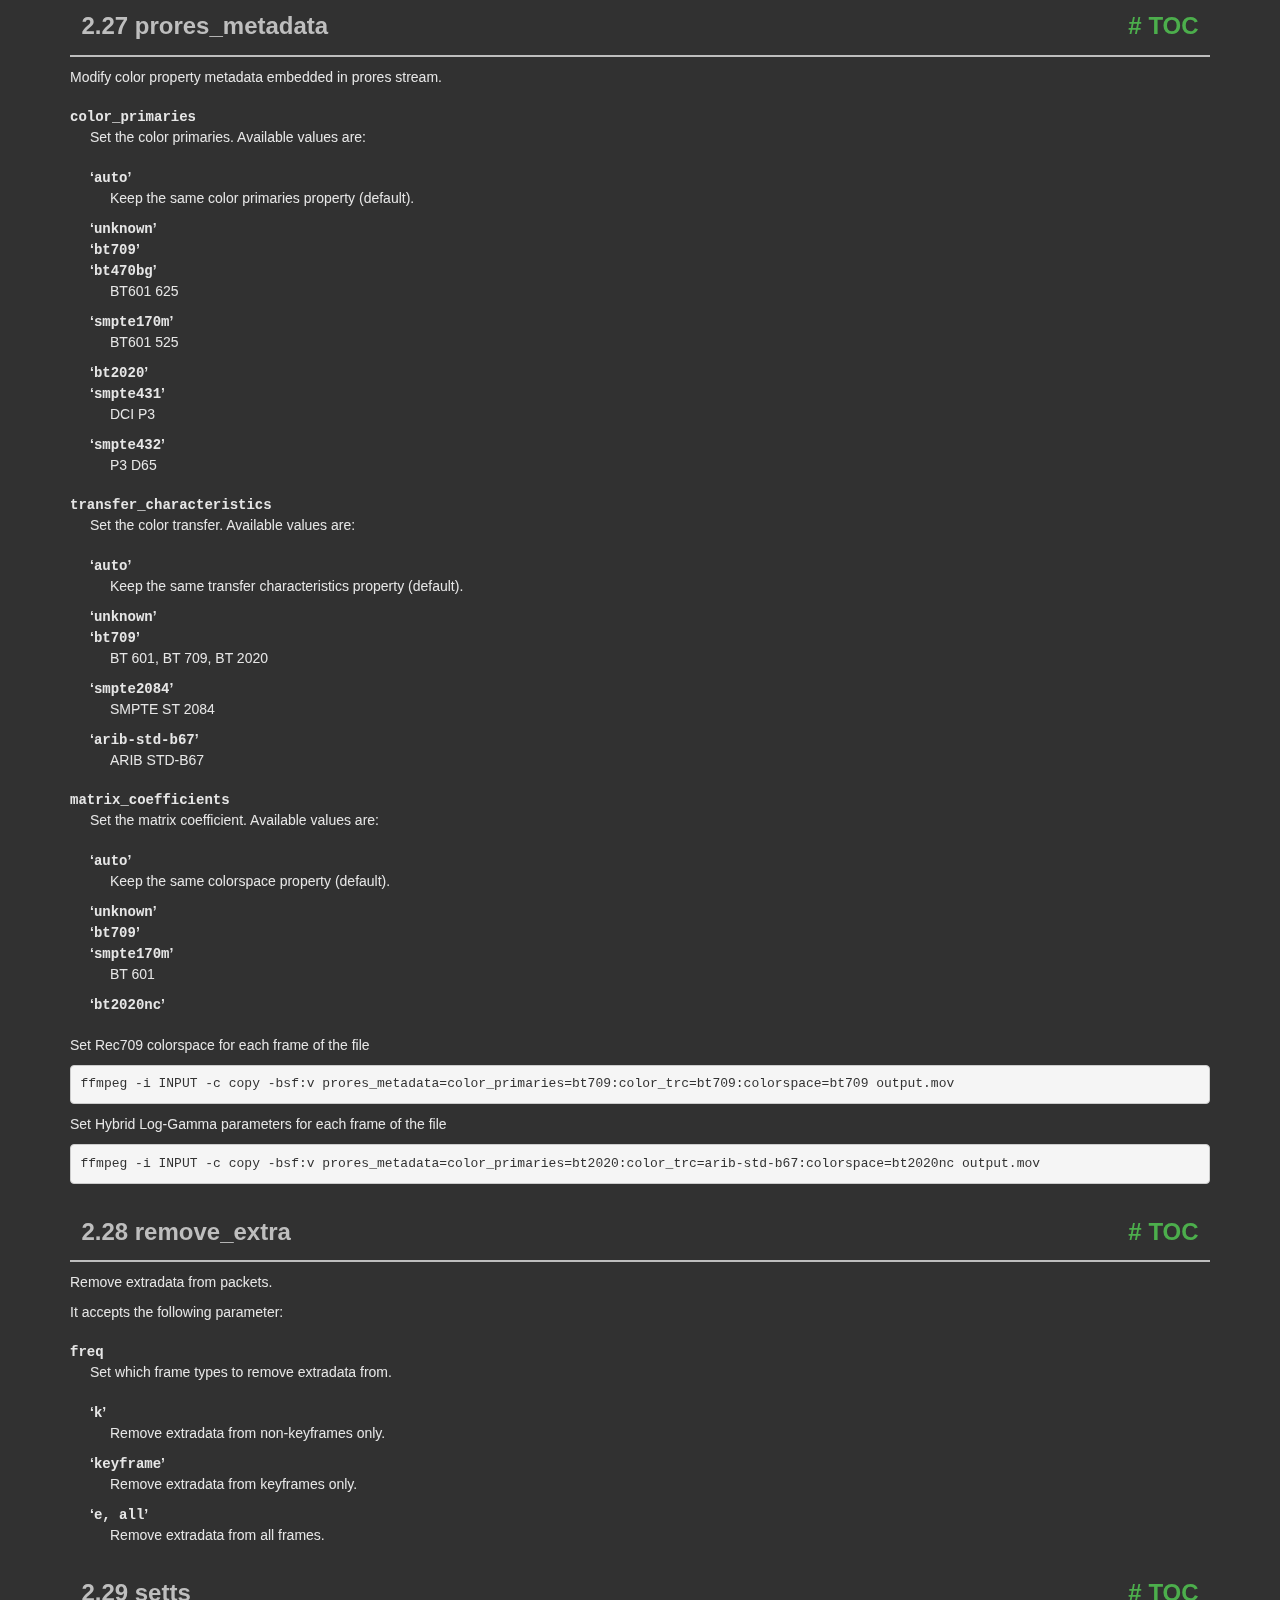
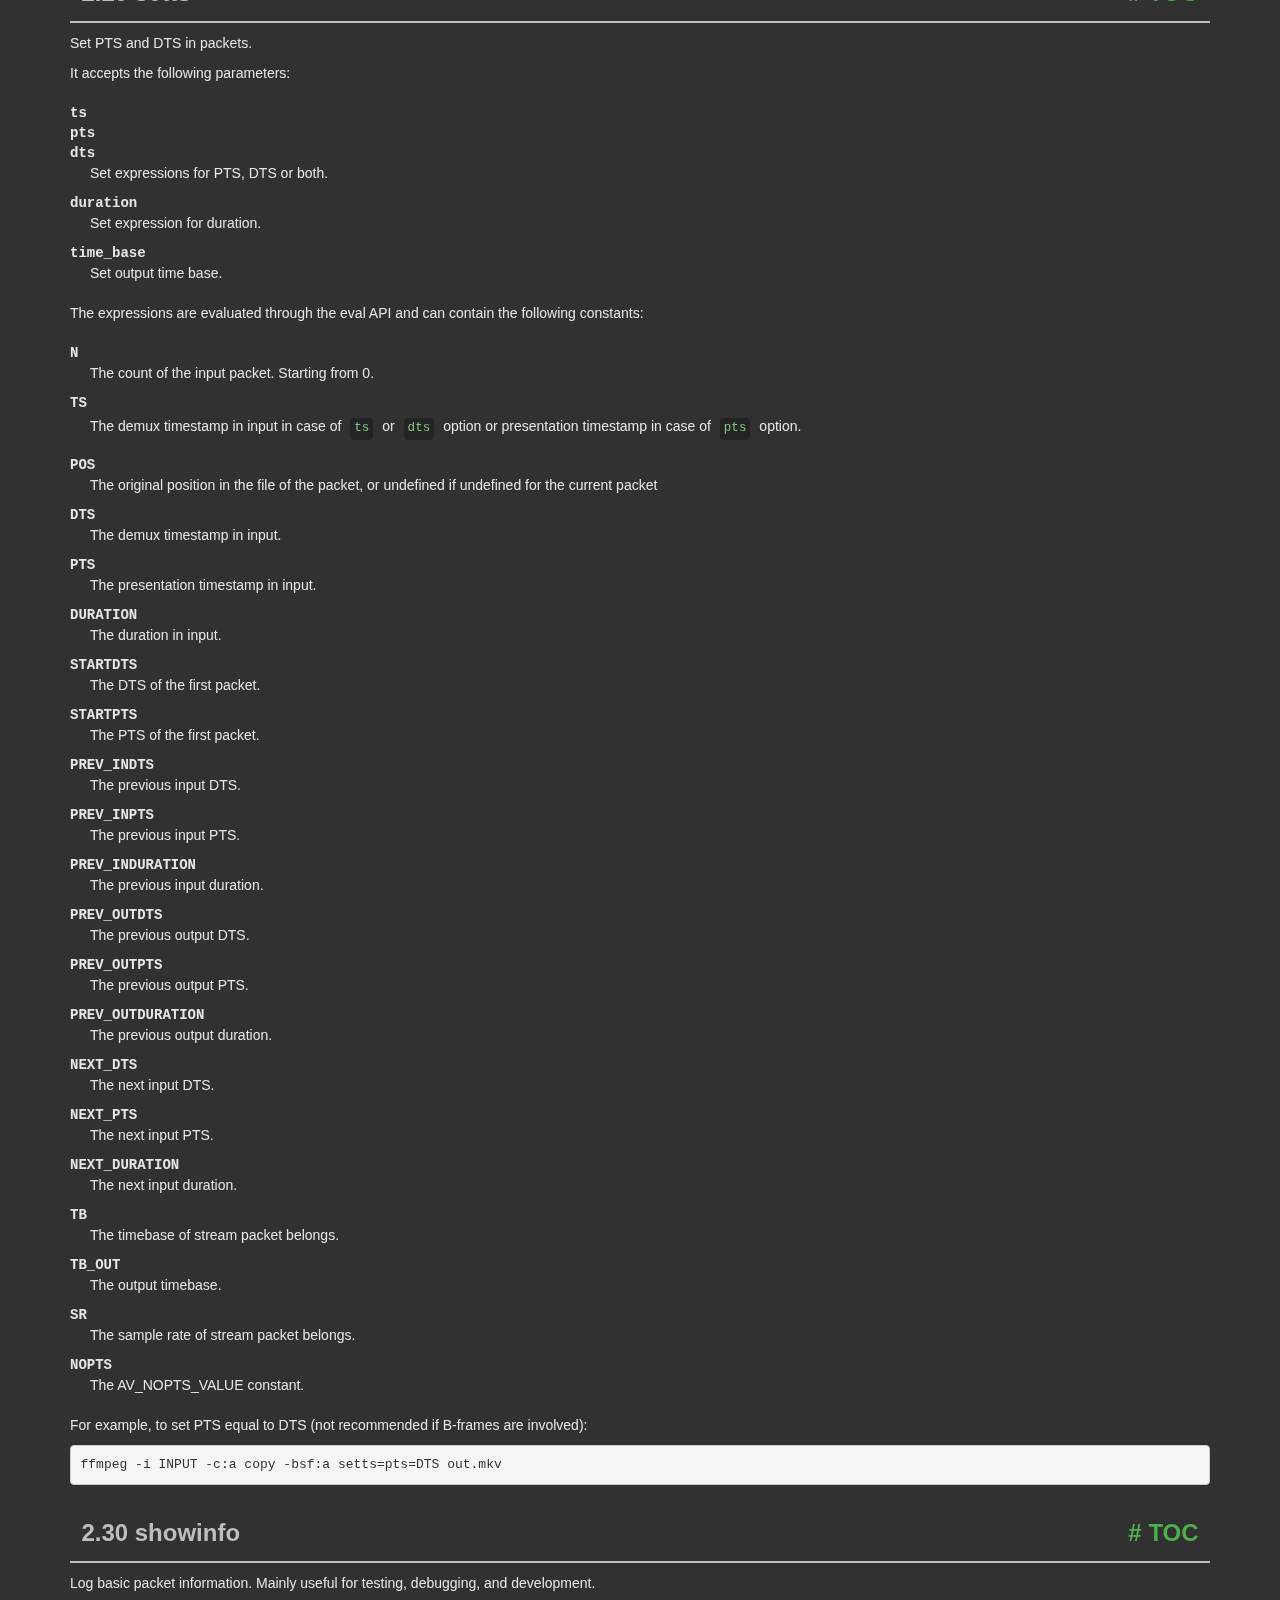
<file: ffmpeg-7.1.1-essentials_build/doc/ffmpeg-bitstream-filters.html>
<!DOCTYPE html PUBLIC "-//W3C//DTD HTML 4.01 Transitional//EN" "http://www.w3.org/TR/html4/loose.dtd">
<html>
<!-- Created by , GNU Texinfo 7.1.1 -->
  <head>
    <meta charset="utf-8">
    <title>
      FFmpeg Bitstream Filters Documentation
    </title>
    <meta name="viewport" content="width=device-width,initial-scale=1.0">
    <link rel="stylesheet" type="text/css" href="bootstrap.min.css">
    <link rel="stylesheet" type="text/css" href="style.min.css">
  </head>
  <body>
    <div class="container">
      <h1>
      FFmpeg Bitstream Filters Documentation
      </h1>


<a name="SEC_Top"></a>

<div class="element-contents" id="SEC_Contents">
<h2 class="contents-heading">Table of Contents</h2>

<div class="contents">

<ul class="toc-numbered-mark">
  <li><a id="toc-Description" href="#Description">1 Description</a></li>
  <li><a id="toc-Bitstream-Filters" href="#Bitstream-Filters">2 Bitstream Filters</a>
  <ul class="toc-numbered-mark">
    <li><a id="toc-aac_005fadtstoasc" href="#aac_005fadtstoasc">2.1 aac_adtstoasc</a></li>
    <li><a id="toc-av1_005fmetadata" href="#av1_005fmetadata">2.2 av1_metadata</a></li>
    <li><a id="toc-chomp" href="#chomp">2.3 chomp</a></li>
    <li><a id="toc-dca_005fcore" href="#dca_005fcore">2.4 dca_core</a></li>
    <li><a id="toc-dovi_005frpu" href="#dovi_005frpu">2.5 dovi_rpu</a></li>
    <li><a id="toc-dump_005fextra" href="#dump_005fextra">2.6 dump_extra</a></li>
    <li><a id="toc-dv_005ferror_005fmarker" href="#dv_005ferror_005fmarker">2.7 dv_error_marker</a></li>
    <li><a id="toc-eac3_005fcore" href="#eac3_005fcore">2.8 eac3_core</a></li>
    <li><a id="toc-extract_005fextradata" href="#extract_005fextradata">2.9 extract_extradata</a></li>
    <li><a id="toc-filter_005funits" href="#filter_005funits">2.10 filter_units</a></li>
    <li><a id="toc-hapqa_005fextract" href="#hapqa_005fextract">2.11 hapqa_extract</a></li>
    <li><a id="toc-h264_005fmetadata" href="#h264_005fmetadata">2.12 h264_metadata</a></li>
    <li><a id="toc-h264_005fmp4toannexb" href="#h264_005fmp4toannexb">2.13 h264_mp4toannexb</a></li>
    <li><a id="toc-h264_005fredundant_005fpps" href="#h264_005fredundant_005fpps">2.14 h264_redundant_pps</a></li>
    <li><a id="toc-hevc_005fmetadata" href="#hevc_005fmetadata">2.15 hevc_metadata</a></li>
    <li><a id="toc-hevc_005fmp4toannexb" href="#hevc_005fmp4toannexb">2.16 hevc_mp4toannexb</a></li>
    <li><a id="toc-imxdump" href="#imxdump">2.17 imxdump</a></li>
    <li><a id="toc-mjpeg2jpeg" href="#mjpeg2jpeg">2.18 mjpeg2jpeg</a></li>
    <li><a id="toc-mjpegadump" href="#mjpegadump">2.19 mjpegadump</a></li>
    <li><a id="toc-mov2textsub-1" href="#mov2textsub-1">2.20 mov2textsub</a></li>
    <li><a id="toc-mpeg2_005fmetadata" href="#mpeg2_005fmetadata">2.21 mpeg2_metadata</a></li>
    <li><a id="toc-mpeg4_005funpack_005fbframes" href="#mpeg4_005funpack_005fbframes">2.22 mpeg4_unpack_bframes</a></li>
    <li><a id="toc-noise" href="#noise">2.23 noise</a>
    <ul class="toc-numbered-mark">
      <li><a id="toc-Examples" href="#Examples">2.23.1 Examples</a></li>
    </ul></li>
    <li><a id="toc-null" href="#null">2.24 null</a></li>
    <li><a id="toc-pcm_005frechunk" href="#pcm_005frechunk">2.25 pcm_rechunk</a></li>
    <li><a id="toc-pgs_005fframe_005fmerge" href="#pgs_005fframe_005fmerge">2.26 pgs_frame_merge</a></li>
    <li><a id="toc-prores_005fmetadata" href="#prores_005fmetadata">2.27 prores_metadata</a></li>
    <li><a id="toc-remove_005fextra" href="#remove_005fextra">2.28 remove_extra</a></li>
    <li><a id="toc-setts" href="#setts">2.29 setts</a></li>
    <li><a id="toc-showinfo" href="#showinfo">2.30 showinfo</a></li>
    <li><a id="toc-text2movsub-1" href="#text2movsub-1">2.31 text2movsub</a></li>
    <li><a id="toc-trace_005fheaders" href="#trace_005fheaders">2.32 trace_headers</a></li>
    <li><a id="toc-truehd_005fcore" href="#truehd_005fcore">2.33 truehd_core</a></li>
    <li><a id="toc-vp9_005fmetadata" href="#vp9_005fmetadata">2.34 vp9_metadata</a></li>
    <li><a id="toc-vp9_005fsuperframe" href="#vp9_005fsuperframe">2.35 vp9_superframe</a></li>
    <li><a id="toc-vp9_005fsuperframe_005fsplit" href="#vp9_005fsuperframe_005fsplit">2.36 vp9_superframe_split</a></li>
    <li><a id="toc-vp9_005fraw_005freorder" href="#vp9_005fraw_005freorder">2.37 vp9_raw_reorder</a></li>
  </ul></li>
  <li><a id="toc-See-Also" href="#See-Also">3 See Also</a></li>
  <li><a id="toc-Authors" href="#Authors">4 Authors</a></li>
</ul>
</div>
</div>

<a name="Description"></a>
<h2 class="chapter">1 Description<span class="pull-right"><a class="anchor hidden-xs" href="#Description" aria-hidden="true">#</a> <a class="anchor hidden-xs"href="#toc-Description" aria-hidden="true">TOC</a></span></h2>

<p>This document describes the bitstream filters provided by the
libavcodec library.
</p>
<p>A bitstream filter operates on the encoded stream data, and performs
bitstream level modifications without performing decoding.
</p>

<a name="Bitstream-Filters"></a>
<h2 class="chapter">2 Bitstream Filters<span class="pull-right"><a class="anchor hidden-xs" href="#Bitstream-Filters" aria-hidden="true">#</a> <a class="anchor hidden-xs"href="#toc-Bitstream-Filters" aria-hidden="true">TOC</a></span></h2>

<p>When you configure your FFmpeg build, all the supported bitstream
filters are enabled by default. You can list all available ones using
the configure option <code class="code">--list-bsfs</code>.
</p>
<p>You can disable all the bitstream filters using the configure option
<code class="code">--disable-bsfs</code>, and selectively enable any bitstream filter using
the option <code class="code">--enable-bsf=BSF</code>, or you can disable a particular
bitstream filter using the option <code class="code">--disable-bsf=BSF</code>.
</p>
<p>The option <code class="code">-bsfs</code> of the ff* tools will display the list of
all the supported bitstream filters included in your build.
</p>
<p>The ff* tools have a -bsf option applied per stream, taking a
comma-separated list of filters, whose parameters follow the filter
name after a &rsquo;=&rsquo;.
</p>
<div class="example">
<pre class="example-preformatted">ffmpeg -i INPUT -c:v copy -bsf:v filter1[=opt1=str1:opt2=str2][,filter2] OUTPUT
</pre></div>

<p>Below is a description of the currently available bitstream filters,
with their parameters, if any.
</p>
<a name="aac_005fadtstoasc"></a>
<h3 class="section">2.1 aac_adtstoasc<span class="pull-right"><a class="anchor hidden-xs" href="#aac_005fadtstoasc" aria-hidden="true">#</a> <a class="anchor hidden-xs"href="#toc-aac_005fadtstoasc" aria-hidden="true">TOC</a></span></h3>

<p>Convert MPEG-2/4 AAC ADTS to an MPEG-4 Audio Specific Configuration
bitstream.
</p>
<p>This filter creates an MPEG-4 AudioSpecificConfig from an MPEG-2/4
ADTS header and removes the ADTS header.
</p>
<p>This filter is required for example when copying an AAC stream from a
raw ADTS AAC or an MPEG-TS container to MP4A-LATM, to an FLV file, or
to MOV/MP4 files and related formats such as 3GP or M4A. Please note
that it is auto-inserted for MP4A-LATM and MOV/MP4 and related formats.
</p>
<a name="av1_005fmetadata"></a>
<h3 class="section">2.2 av1_metadata<span class="pull-right"><a class="anchor hidden-xs" href="#av1_005fmetadata" aria-hidden="true">#</a> <a class="anchor hidden-xs"href="#toc-av1_005fmetadata" aria-hidden="true">TOC</a></span></h3>

<p>Modify metadata embedded in an AV1 stream.
</p>
<dl class="table">
<dt><samp class="option">td</samp></dt>
<dd><p>Insert or remove temporal delimiter OBUs in all temporal units of the
stream.
</p>
<dl class="table">
<dt>&lsquo;<samp class="samp">insert</samp>&rsquo;</dt>
<dd><p>Insert a TD at the beginning of every TU which does not already have one.
</p></dd>
<dt>&lsquo;<samp class="samp">remove</samp>&rsquo;</dt>
<dd><p>Remove the TD from the beginning of every TU which has one.
</p></dd>
</dl>

</dd>
<dt><samp class="option">color_primaries</samp></dt>
<dt><samp class="option">transfer_characteristics</samp></dt>
<dt><samp class="option">matrix_coefficients</samp></dt>
<dd><p>Set the color description fields in the stream (see AV1 section 6.4.2).
</p>
</dd>
<dt><samp class="option">color_range</samp></dt>
<dd><p>Set the color range in the stream (see AV1 section 6.4.2; note that
this cannot be set for streams using BT.709 primaries, sRGB transfer
characteristic and identity (RGB) matrix coefficients).
</p><dl class="table">
<dt>&lsquo;<samp class="samp">tv</samp>&rsquo;</dt>
<dd><p>Limited range.
</p></dd>
<dt>&lsquo;<samp class="samp">pc</samp>&rsquo;</dt>
<dd><p>Full range.
</p></dd>
</dl>

</dd>
<dt><samp class="option">chroma_sample_position</samp></dt>
<dd><p>Set the chroma sample location in the stream (see AV1 section 6.4.2).
This can only be set for 4:2:0 streams.
</p>
<dl class="table">
<dt>&lsquo;<samp class="samp">vertical</samp>&rsquo;</dt>
<dd><p>Left position (matching the default in MPEG-2 and H.264).
</p></dd>
<dt>&lsquo;<samp class="samp">colocated</samp>&rsquo;</dt>
<dd><p>Top-left position.
</p></dd>
</dl>

</dd>
<dt><samp class="option">tick_rate</samp></dt>
<dd><p>Set the tick rate (<em class="emph">time_scale / num_units_in_display_tick</em>) in
the timing info in the sequence header.
</p></dd>
<dt><samp class="option">num_ticks_per_picture</samp></dt>
<dd><p>Set the number of ticks in each picture, to indicate that the stream
has a fixed framerate.  Ignored if <samp class="option">tick_rate</samp> is not also set.
</p>
</dd>
<dt><samp class="option">delete_padding</samp></dt>
<dd><p>Deletes Padding OBUs.
</p>
</dd>
</dl>

<a name="chomp"></a>
<h3 class="section">2.3 chomp<span class="pull-right"><a class="anchor hidden-xs" href="#chomp" aria-hidden="true">#</a> <a class="anchor hidden-xs"href="#toc-chomp" aria-hidden="true">TOC</a></span></h3>

<p>Remove zero padding at the end of a packet.
</p>
<a name="dca_005fcore"></a>
<h3 class="section">2.4 dca_core<span class="pull-right"><a class="anchor hidden-xs" href="#dca_005fcore" aria-hidden="true">#</a> <a class="anchor hidden-xs"href="#toc-dca_005fcore" aria-hidden="true">TOC</a></span></h3>

<p>Extract the core from a DCA/DTS stream, dropping extensions such as
DTS-HD.
</p>
<a name="dovi_005frpu"></a>
<h3 class="section">2.5 dovi_rpu<span class="pull-right"><a class="anchor hidden-xs" href="#dovi_005frpu" aria-hidden="true">#</a> <a class="anchor hidden-xs"href="#toc-dovi_005frpu" aria-hidden="true">TOC</a></span></h3>

<p>Manipulate Dolby Vision metadata in a HEVC/AV1 bitstream, optionally enabling
metadata compression.
</p>
<dl class="table">
<dt><samp class="option">strip</samp></dt>
<dd><p>If enabled, strip all Dolby Vision metadata (configuration record + RPU data
blocks) from the stream.
</p></dd>
<dt><samp class="option">compression</samp></dt>
<dd><p>Which compression level to enable.
</p><dl class="table">
<dt>&lsquo;<samp class="samp">none</samp>&rsquo;</dt>
<dd><p>No metadata compression.
</p></dd>
<dt>&lsquo;<samp class="samp">limited</samp>&rsquo;</dt>
<dd><p>Limited metadata compression scheme. Should be compatible with most devices.
This is the default.
</p></dd>
<dt>&lsquo;<samp class="samp">extended</samp>&rsquo;</dt>
<dd><p>Extended metadata compression. Devices are not required to support this. Note
that this level currently behaves the same as &lsquo;<samp class="samp">limited</samp>&rsquo; in libavcodec.
</p></dd>
</dl>
</dd>
</dl>

<a name="dump_005fextra"></a>
<h3 class="section">2.6 dump_extra<span class="pull-right"><a class="anchor hidden-xs" href="#dump_005fextra" aria-hidden="true">#</a> <a class="anchor hidden-xs"href="#toc-dump_005fextra" aria-hidden="true">TOC</a></span></h3>

<p>Add extradata to the beginning of the filtered packets except when
said packets already exactly begin with the extradata that is intended
to be added.
</p>
<dl class="table">
<dt><samp class="option">freq</samp></dt>
<dd><p>The additional argument specifies which packets should be filtered.
It accepts the values:
</p><dl class="table">
<dt>&lsquo;<samp class="samp">k</samp>&rsquo;</dt>
<dt>&lsquo;<samp class="samp">keyframe</samp>&rsquo;</dt>
<dd><p>add extradata to all key packets
</p>
</dd>
<dt>&lsquo;<samp class="samp">e</samp>&rsquo;</dt>
<dt>&lsquo;<samp class="samp">all</samp>&rsquo;</dt>
<dd><p>add extradata to all packets
</p></dd>
</dl>
</dd>
</dl>

<p>If not specified it is assumed &lsquo;<samp class="samp">k</samp>&rsquo;.
</p>
<p>For example the following <code class="command">ffmpeg</code> command forces a global
header (thus disabling individual packet headers) in the H.264 packets
generated by the <code class="code">libx264</code> encoder, but corrects them by adding
the header stored in extradata to the key packets:
</p><div class="example">
<pre class="example-preformatted">ffmpeg -i INPUT -map 0 -flags:v +global_header -c:v libx264 -bsf:v dump_extra out.ts
</pre></div>

<a name="dv_005ferror_005fmarker"></a>
<h3 class="section">2.7 dv_error_marker<span class="pull-right"><a class="anchor hidden-xs" href="#dv_005ferror_005fmarker" aria-hidden="true">#</a> <a class="anchor hidden-xs"href="#toc-dv_005ferror_005fmarker" aria-hidden="true">TOC</a></span></h3>

<p>Blocks in DV which are marked as damaged are replaced by blocks of the specified color.
</p>
<dl class="table">
<dt><samp class="option">color</samp></dt>
<dd><p>The color to replace damaged blocks by
</p></dd>
<dt><samp class="option">sta</samp></dt>
<dd><p>A 16 bit mask which specifies which of the 16 possible error status values are
to be replaced by colored blocks. 0xFFFE is the default which replaces all non 0
error status values.
</p><dl class="table">
<dt>&lsquo;<samp class="samp">ok</samp>&rsquo;</dt>
<dd><p>No error, no concealment
</p></dd>
<dt>&lsquo;<samp class="samp">err</samp>&rsquo;</dt>
<dd><p>Error, No concealment
</p></dd>
<dt>&lsquo;<samp class="samp">res</samp>&rsquo;</dt>
<dd><p>Reserved
</p></dd>
<dt>&lsquo;<samp class="samp">notok</samp>&rsquo;</dt>
<dd><p>Error or concealment
</p></dd>
<dt>&lsquo;<samp class="samp">notres</samp>&rsquo;</dt>
<dd><p>Not reserved
</p></dd>
<dt>&lsquo;<samp class="samp">Aa, Ba, Ca, Ab, Bb, Cb, A, B, C, a, b, erri, erru</samp>&rsquo;</dt>
<dd><p>The specific error status code
</p></dd>
</dl>
<p>see page 44-46 or section 5.5 of
<a class="url" href="http://web.archive.org/web/20060927044735/http://www.smpte.org/smpte_store/standards/pdf/s314m.pdf">http://web.archive.org/web/20060927044735/http://www.smpte.org/smpte_store/standards/pdf/s314m.pdf</a>
</p>
</dd>
</dl>

<a name="eac3_005fcore"></a>
<h3 class="section">2.8 eac3_core<span class="pull-right"><a class="anchor hidden-xs" href="#eac3_005fcore" aria-hidden="true">#</a> <a class="anchor hidden-xs"href="#toc-eac3_005fcore" aria-hidden="true">TOC</a></span></h3>

<p>Extract the core from a E-AC-3 stream, dropping extra channels.
</p>
<a name="extract_005fextradata"></a>
<h3 class="section">2.9 extract_extradata<span class="pull-right"><a class="anchor hidden-xs" href="#extract_005fextradata" aria-hidden="true">#</a> <a class="anchor hidden-xs"href="#toc-extract_005fextradata" aria-hidden="true">TOC</a></span></h3>

<p>Extract the in-band extradata.
</p>
<p>Certain codecs allow the long-term headers (e.g. MPEG-2 sequence headers,
or H.264/HEVC (VPS/)SPS/PPS) to be transmitted either &quot;in-band&quot; (i.e. as a part
of the bitstream containing the coded frames) or &quot;out of band&quot; (e.g. on the
container level). This latter form is called &quot;extradata&quot; in FFmpeg terminology.
</p>
<p>This bitstream filter detects the in-band headers and makes them available as
extradata.
</p>
<dl class="table">
<dt><samp class="option">remove</samp></dt>
<dd><p>When this option is enabled, the long-term headers are removed from the
bitstream after extraction.
</p></dd>
</dl>

<a name="filter_005funits"></a>
<h3 class="section">2.10 filter_units<span class="pull-right"><a class="anchor hidden-xs" href="#filter_005funits" aria-hidden="true">#</a> <a class="anchor hidden-xs"href="#toc-filter_005funits" aria-hidden="true">TOC</a></span></h3>

<p>Remove units with types in or not in a given set from the stream.
</p>
<dl class="table">
<dt><samp class="option">pass_types</samp></dt>
<dd><p>List of unit types or ranges of unit types to pass through while removing
all others.  This is specified as a &rsquo;|&rsquo;-separated list of unit type values
or ranges of values with &rsquo;-&rsquo;.
</p>
</dd>
<dt><samp class="option">remove_types</samp></dt>
<dd><p>Identical to <samp class="option">pass_types</samp>, except the units in the given set
removed and all others passed through.
</p></dd>
</dl>

<p>The types used by pass_types and remove_types correspond to NAL unit types
(nal_unit_type) in H.264, HEVC and H.266 (see Table 7-1 in the H.264
and HEVC specifications or Table 5 in the H.266 specification), to
marker values for JPEG (without 0xFF prefix) and to start codes without
start code prefix (i.e. the byte following the 0x000001) for MPEG-2.
For VP8 and VP9, every unit has type zero.
</p>
<p>Extradata is unchanged by this transformation, but note that if the stream
contains inline parameter sets then the output may be unusable if they are
removed.
</p>
<p>For example, to remove all non-VCL NAL units from an H.264 stream:
</p><div class="example">
<pre class="example-preformatted">ffmpeg -i INPUT -c:v copy -bsf:v 'filter_units=pass_types=1-5' OUTPUT
</pre></div>

<p>To remove all AUDs, SEI and filler from an H.265 stream:
</p><div class="example">
<pre class="example-preformatted">ffmpeg -i INPUT -c:v copy -bsf:v 'filter_units=remove_types=35|38-40' OUTPUT
</pre></div>

<p>To remove all user data from a MPEG-2 stream, including Closed Captions:
</p><div class="example">
<pre class="example-preformatted">ffmpeg -i INPUT -c:v copy -bsf:v 'filter_units=remove_types=178' OUTPUT
</pre></div>

<p>To remove all SEI from a H264 stream, including Closed Captions:
</p><div class="example">
<pre class="example-preformatted">ffmpeg -i INPUT -c:v copy -bsf:v 'filter_units=remove_types=6' OUTPUT
</pre></div>

<p>To remove all prefix and suffix SEI from a HEVC stream, including Closed Captions and dynamic HDR:
</p><div class="example">
<pre class="example-preformatted">ffmpeg -i INPUT -c:v copy -bsf:v 'filter_units=remove_types=39|40' OUTPUT
</pre></div>

<a name="hapqa_005fextract"></a>
<h3 class="section">2.11 hapqa_extract<span class="pull-right"><a class="anchor hidden-xs" href="#hapqa_005fextract" aria-hidden="true">#</a> <a class="anchor hidden-xs"href="#toc-hapqa_005fextract" aria-hidden="true">TOC</a></span></h3>

<p>Extract Rgb or Alpha part of an HAPQA file, without recompression, in order to create an HAPQ or an HAPAlphaOnly file.
</p>
<dl class="table">
<dt><samp class="option">texture</samp></dt>
<dd><p>Specifies the texture to keep.
</p>
<dl class="table">
<dt><samp class="option">color</samp></dt>
<dt><samp class="option">alpha</samp></dt>
</dl>

</dd>
</dl>

<p>Convert HAPQA to HAPQ
</p><div class="example">
<pre class="example-preformatted">ffmpeg -i hapqa_inputfile.mov -c copy -bsf:v hapqa_extract=texture=color -tag:v HapY -metadata:s:v:0 encoder=&quot;HAPQ&quot; hapq_file.mov
</pre></div>

<p>Convert HAPQA to HAPAlphaOnly
</p><div class="example">
<pre class="example-preformatted">ffmpeg -i hapqa_inputfile.mov -c copy -bsf:v hapqa_extract=texture=alpha -tag:v HapA -metadata:s:v:0 encoder=&quot;HAPAlpha Only&quot; hapalphaonly_file.mov
</pre></div>

<a name="h264_005fmetadata"></a>
<h3 class="section">2.12 h264_metadata<span class="pull-right"><a class="anchor hidden-xs" href="#h264_005fmetadata" aria-hidden="true">#</a> <a class="anchor hidden-xs"href="#toc-h264_005fmetadata" aria-hidden="true">TOC</a></span></h3>

<p>Modify metadata embedded in an H.264 stream.
</p>
<dl class="table">
<dt><samp class="option">aud</samp></dt>
<dd><p>Insert or remove AUD NAL units in all access units of the stream.
</p>
<dl class="table">
<dt>&lsquo;<samp class="samp">pass</samp>&rsquo;</dt>
<dt>&lsquo;<samp class="samp">insert</samp>&rsquo;</dt>
<dt>&lsquo;<samp class="samp">remove</samp>&rsquo;</dt>
</dl>

<p>Default is pass.
</p>
</dd>
<dt><samp class="option">sample_aspect_ratio</samp></dt>
<dd><p>Set the sample aspect ratio of the stream in the VUI parameters.
See H.264 table E-1.
</p>
</dd>
<dt><samp class="option">overscan_appropriate_flag</samp></dt>
<dd><p>Set whether the stream is suitable for display using overscan
or not (see H.264 section E.2.1).
</p>
</dd>
<dt><samp class="option">video_format</samp></dt>
<dt><samp class="option">video_full_range_flag</samp></dt>
<dd><p>Set the video format in the stream (see H.264 section E.2.1 and
table E-2).
</p>
</dd>
<dt><samp class="option">colour_primaries</samp></dt>
<dt><samp class="option">transfer_characteristics</samp></dt>
<dt><samp class="option">matrix_coefficients</samp></dt>
<dd><p>Set the colour description in the stream (see H.264 section E.2.1
and tables E-3, E-4 and E-5).
</p>
</dd>
<dt><samp class="option">chroma_sample_loc_type</samp></dt>
<dd><p>Set the chroma sample location in the stream (see H.264 section
E.2.1 and figure E-1).
</p>
</dd>
<dt><samp class="option">tick_rate</samp></dt>
<dd><p>Set the tick rate (time_scale / num_units_in_tick) in the VUI
parameters.  This is the smallest time unit representable in the
stream, and in many cases represents the field rate of the stream
(double the frame rate).
</p></dd>
<dt><samp class="option">fixed_frame_rate_flag</samp></dt>
<dd><p>Set whether the stream has fixed framerate - typically this indicates
that the framerate is exactly half the tick rate, but the exact
meaning is dependent on interlacing and the picture structure (see
H.264 section E.2.1 and table E-6).
</p></dd>
<dt><samp class="option">zero_new_constraint_set_flags</samp></dt>
<dd><p>Zero constraint_set4_flag and constraint_set5_flag in the SPS. These
bits were reserved in a previous version of the H.264 spec, and thus
some hardware decoders require these to be zero. The result of zeroing
this is still a valid bitstream.
</p>
</dd>
<dt><samp class="option">crop_left</samp></dt>
<dt><samp class="option">crop_right</samp></dt>
<dt><samp class="option">crop_top</samp></dt>
<dt><samp class="option">crop_bottom</samp></dt>
<dd><p>Set the frame cropping offsets in the SPS.  These values will replace
the current ones if the stream is already cropped.
</p>
<p>These fields are set in pixels.  Note that some sizes may not be
representable if the chroma is subsampled or the stream is interlaced
(see H.264 section 7.4.2.1.1).
</p>
</dd>
<dt><samp class="option">sei_user_data</samp></dt>
<dd><p>Insert a string as SEI unregistered user data.  The argument must
be of the form <em class="emph">UUID+string</em>, where the UUID is as hex digits
possibly separated by hyphens, and the string can be anything.
</p>
<p>For example, &lsquo;<samp class="samp">086f3693-b7b3-4f2c-9653-21492feee5b8+hello</samp>&rsquo; will
insert the string &ldquo;hello&rdquo; associated with the given UUID.
</p>
</dd>
<dt><samp class="option">delete_filler</samp></dt>
<dd><p>Deletes both filler NAL units and filler SEI messages.
</p>
</dd>
<dt><samp class="option">display_orientation</samp></dt>
<dd><p>Insert, extract or remove Display orientation SEI messages.
See H.264 section D.1.27 and D.2.27 for syntax and semantics.
</p>
<dl class="table">
<dt>&lsquo;<samp class="samp">pass</samp>&rsquo;</dt>
<dt>&lsquo;<samp class="samp">insert</samp>&rsquo;</dt>
<dt>&lsquo;<samp class="samp">remove</samp>&rsquo;</dt>
<dt>&lsquo;<samp class="samp">extract</samp>&rsquo;</dt>
</dl>

<p>Default is pass.
</p>
<p>Insert mode works in conjunction with <code class="code">rotate</code> and <code class="code">flip</code> options.
Any pre-existing Display orientation messages will be removed in insert or remove mode.
Extract mode attaches the display matrix to the packet as side data.
</p>
</dd>
<dt><samp class="option">rotate</samp></dt>
<dd><p>Set rotation in display orientation SEI (anticlockwise angle in degrees).
Range is -360 to +360. Default is NaN.
</p>
</dd>
<dt><samp class="option">flip</samp></dt>
<dd><p>Set flip in display orientation SEI.
</p>
<dl class="table">
<dt>&lsquo;<samp class="samp">horizontal</samp>&rsquo;</dt>
<dt>&lsquo;<samp class="samp">vertical</samp>&rsquo;</dt>
</dl>

<p>Default is unset.
</p>
</dd>
<dt><samp class="option">level</samp></dt>
<dd><p>Set the level in the SPS.  Refer to H.264 section A.3 and tables A-1
to A-5.
</p>
<p>The argument must be the name of a level (for example, &lsquo;<samp class="samp">4.2</samp>&rsquo;), a
level_idc value (for example, &lsquo;<samp class="samp">42</samp>&rsquo;), or the special name &lsquo;<samp class="samp">auto</samp>&rsquo;
indicating that the filter should attempt to guess the level from the
input stream properties.
</p>
</dd>
</dl>

<a name="h264_005fmp4toannexb"></a>
<h3 class="section">2.13 h264_mp4toannexb<span class="pull-right"><a class="anchor hidden-xs" href="#h264_005fmp4toannexb" aria-hidden="true">#</a> <a class="anchor hidden-xs"href="#toc-h264_005fmp4toannexb" aria-hidden="true">TOC</a></span></h3>

<p>Convert an H.264 bitstream from length prefixed mode to start code
prefixed mode (as defined in the Annex B of the ITU-T H.264
specification).
</p>
<p>This is required by some streaming formats, typically the MPEG-2
transport stream format (muxer <code class="code">mpegts</code>).
</p>
<p>For example to remux an MP4 file containing an H.264 stream to mpegts
format with <code class="command">ffmpeg</code>, you can use the command:
</p>
<div class="example">
<pre class="example-preformatted">ffmpeg -i INPUT.mp4 -codec copy -bsf:v h264_mp4toannexb OUTPUT.ts
</pre></div>

<p>Please note that this filter is auto-inserted for MPEG-TS (muxer
<code class="code">mpegts</code>) and raw H.264 (muxer <code class="code">h264</code>) output formats.
</p>
<a name="h264_005fredundant_005fpps"></a>
<h3 class="section">2.14 h264_redundant_pps<span class="pull-right"><a class="anchor hidden-xs" href="#h264_005fredundant_005fpps" aria-hidden="true">#</a> <a class="anchor hidden-xs"href="#toc-h264_005fredundant_005fpps" aria-hidden="true">TOC</a></span></h3>

<p>This applies a specific fixup to some Blu-ray streams which contain
redundant PPSs modifying irrelevant parameters of the stream which
confuse other transformations which require correct extradata.
</p>
<a name="hevc_005fmetadata"></a>
<h3 class="section">2.15 hevc_metadata<span class="pull-right"><a class="anchor hidden-xs" href="#hevc_005fmetadata" aria-hidden="true">#</a> <a class="anchor hidden-xs"href="#toc-hevc_005fmetadata" aria-hidden="true">TOC</a></span></h3>

<p>Modify metadata embedded in an HEVC stream.
</p>
<dl class="table">
<dt><samp class="option">aud</samp></dt>
<dd><p>Insert or remove AUD NAL units in all access units of the stream.
</p>
<dl class="table">
<dt>&lsquo;<samp class="samp">insert</samp>&rsquo;</dt>
<dt>&lsquo;<samp class="samp">remove</samp>&rsquo;</dt>
</dl>

</dd>
<dt><samp class="option">sample_aspect_ratio</samp></dt>
<dd><p>Set the sample aspect ratio in the stream in the VUI parameters.
</p>
</dd>
<dt><samp class="option">video_format</samp></dt>
<dt><samp class="option">video_full_range_flag</samp></dt>
<dd><p>Set the video format in the stream (see H.265 section E.3.1 and
table E.2).
</p>
</dd>
<dt><samp class="option">colour_primaries</samp></dt>
<dt><samp class="option">transfer_characteristics</samp></dt>
<dt><samp class="option">matrix_coefficients</samp></dt>
<dd><p>Set the colour description in the stream (see H.265 section E.3.1
and tables E.3, E.4 and E.5).
</p>
</dd>
<dt><samp class="option">chroma_sample_loc_type</samp></dt>
<dd><p>Set the chroma sample location in the stream (see H.265 section
E.3.1 and figure E.1).
</p>
</dd>
<dt><samp class="option">tick_rate</samp></dt>
<dd><p>Set the tick rate in the VPS and VUI parameters (time_scale /
num_units_in_tick). Combined with <samp class="option">num_ticks_poc_diff_one</samp>, this can
set a constant framerate in the stream.  Note that it is likely to be
overridden by container parameters when the stream is in a container.
</p>
</dd>
<dt><samp class="option">num_ticks_poc_diff_one</samp></dt>
<dd><p>Set poc_proportional_to_timing_flag in VPS and VUI and use this value
to set num_ticks_poc_diff_one_minus1 (see H.265 sections 7.4.3.1 and
E.3.1).  Ignored if <samp class="option">tick_rate</samp> is not also set.
</p>
</dd>
<dt><samp class="option">crop_left</samp></dt>
<dt><samp class="option">crop_right</samp></dt>
<dt><samp class="option">crop_top</samp></dt>
<dt><samp class="option">crop_bottom</samp></dt>
<dd><p>Set the conformance window cropping offsets in the SPS.  These values
will replace the current ones if the stream is already cropped.
</p>
<p>These fields are set in pixels.  Note that some sizes may not be
representable if the chroma is subsampled (H.265 section 7.4.3.2.1).
</p>
</dd>
<dt><samp class="option">width</samp></dt>
<dt><samp class="option">height</samp></dt>
<dd><p>Set width and height after crop.
</p>
</dd>
<dt><samp class="option">level</samp></dt>
<dd><p>Set the level in the VPS and SPS.  See H.265 section A.4 and tables
A.6 and A.7.
</p>
<p>The argument must be the name of a level (for example, &lsquo;<samp class="samp">5.1</samp>&rsquo;), a
<em class="emph">general_level_idc</em> value (for example, &lsquo;<samp class="samp">153</samp>&rsquo; for level 5.1),
or the special name &lsquo;<samp class="samp">auto</samp>&rsquo; indicating that the filter should
attempt to guess the level from the input stream properties.
</p>
</dd>
</dl>

<a name="hevc_005fmp4toannexb"></a>
<h3 class="section">2.16 hevc_mp4toannexb<span class="pull-right"><a class="anchor hidden-xs" href="#hevc_005fmp4toannexb" aria-hidden="true">#</a> <a class="anchor hidden-xs"href="#toc-hevc_005fmp4toannexb" aria-hidden="true">TOC</a></span></h3>

<p>Convert an HEVC/H.265 bitstream from length prefixed mode to start code
prefixed mode (as defined in the Annex B of the ITU-T H.265
specification).
</p>
<p>This is required by some streaming formats, typically the MPEG-2
transport stream format (muxer <code class="code">mpegts</code>).
</p>
<p>For example to remux an MP4 file containing an HEVC stream to mpegts
format with <code class="command">ffmpeg</code>, you can use the command:
</p>
<div class="example">
<pre class="example-preformatted">ffmpeg -i INPUT.mp4 -codec copy -bsf:v hevc_mp4toannexb OUTPUT.ts
</pre></div>

<p>Please note that this filter is auto-inserted for MPEG-TS (muxer
<code class="code">mpegts</code>) and raw HEVC/H.265 (muxer <code class="code">h265</code> or
<code class="code">hevc</code>) output formats.
</p>
<a name="imxdump"></a>
<h3 class="section">2.17 imxdump<span class="pull-right"><a class="anchor hidden-xs" href="#imxdump" aria-hidden="true">#</a> <a class="anchor hidden-xs"href="#toc-imxdump" aria-hidden="true">TOC</a></span></h3>

<p>Modifies the bitstream to fit in MOV and to be usable by the Final Cut
Pro decoder. This filter only applies to the mpeg2video codec, and is
likely not needed for Final Cut Pro 7 and newer with the appropriate
<samp class="option">-tag:v</samp>.
</p>
<p>For example, to remux 30 MB/sec NTSC IMX to MOV:
</p>
<div class="example">
<pre class="example-preformatted">ffmpeg -i input.mxf -c copy -bsf:v imxdump -tag:v mx3n output.mov
</pre></div>

<a name="mjpeg2jpeg"></a>
<h3 class="section">2.18 mjpeg2jpeg<span class="pull-right"><a class="anchor hidden-xs" href="#mjpeg2jpeg" aria-hidden="true">#</a> <a class="anchor hidden-xs"href="#toc-mjpeg2jpeg" aria-hidden="true">TOC</a></span></h3>

<p>Convert MJPEG/AVI1 packets to full JPEG/JFIF packets.
</p>
<p>MJPEG is a video codec wherein each video frame is essentially a
JPEG image. The individual frames can be extracted without loss,
e.g. by
</p>
<div class="example">
<pre class="example-preformatted">ffmpeg -i ../some_mjpeg.avi -c:v copy frames_%d.jpg
</pre></div>

<p>Unfortunately, these chunks are incomplete JPEG images, because
they lack the DHT segment required for decoding. Quoting from
<a class="url" href="http://www.digitalpreservation.gov/formats/fdd/fdd000063.shtml">http://www.digitalpreservation.gov/formats/fdd/fdd000063.shtml</a>:
</p>
<p>Avery Lee, writing in the rec.video.desktop newsgroup in 2001,
commented that &quot;MJPEG, or at least the MJPEG in AVIs having the
MJPG fourcc, is restricted JPEG with a fixed &ndash; and *omitted* &ndash;
Huffman table. The JPEG must be YCbCr colorspace, it must be 4:2:2,
and it must use basic Huffman encoding, not arithmetic or
progressive. . . . You can indeed extract the MJPEG frames and
decode them with a regular JPEG decoder, but you have to prepend
the DHT segment to them, or else the decoder won&rsquo;t have any idea
how to decompress the data. The exact table necessary is given in
the OpenDML spec.&quot;
</p>
<p>This bitstream filter patches the header of frames extracted from an MJPEG
stream (carrying the AVI1 header ID and lacking a DHT segment) to
produce fully qualified JPEG images.
</p>
<div class="example">
<pre class="example-preformatted">ffmpeg -i mjpeg-movie.avi -c:v copy -bsf:v mjpeg2jpeg frame_%d.jpg
exiftran -i -9 frame*.jpg
ffmpeg -i frame_%d.jpg -c:v copy rotated.avi
</pre></div>

<a name="mjpegadump"></a>
<h3 class="section">2.19 mjpegadump<span class="pull-right"><a class="anchor hidden-xs" href="#mjpegadump" aria-hidden="true">#</a> <a class="anchor hidden-xs"href="#toc-mjpegadump" aria-hidden="true">TOC</a></span></h3>

<p>Add an MJPEG A header to the bitstream, to enable decoding by
Quicktime.
</p>
<a class="anchor" id="mov2textsub"></a><a name="mov2textsub-1"></a>
<h3 class="section">2.20 mov2textsub<span class="pull-right"><a class="anchor hidden-xs" href="#mov2textsub-1" aria-hidden="true">#</a> <a class="anchor hidden-xs"href="#toc-mov2textsub-1" aria-hidden="true">TOC</a></span></h3>

<p>Extract a representable text file from MOV subtitles, stripping the
metadata header from each subtitle packet.
</p>
<p>See also the <a class="ref" href="#text2movsub">text2movsub</a> filter.
</p>
<a name="mpeg2_005fmetadata"></a>
<h3 class="section">2.21 mpeg2_metadata<span class="pull-right"><a class="anchor hidden-xs" href="#mpeg2_005fmetadata" aria-hidden="true">#</a> <a class="anchor hidden-xs"href="#toc-mpeg2_005fmetadata" aria-hidden="true">TOC</a></span></h3>

<p>Modify metadata embedded in an MPEG-2 stream.
</p>
<dl class="table">
<dt><samp class="option">display_aspect_ratio</samp></dt>
<dd><p>Set the display aspect ratio in the stream.
</p>
<p>The following fixed values are supported:
</p><dl class="table">
<dt><samp class="option">4/3</samp></dt>
<dt><samp class="option">16/9</samp></dt>
<dt><samp class="option">221/100</samp></dt>
</dl>
<p>Any other value will result in square pixels being signalled instead
(see H.262 section 6.3.3 and table 6-3).
</p>
</dd>
<dt><samp class="option">frame_rate</samp></dt>
<dd><p>Set the frame rate in the stream.  This is constructed from a table
of known values combined with a small multiplier and divisor - if
the supplied value is not exactly representable, the nearest
representable value will be used instead (see H.262 section 6.3.3
and table 6-4).
</p>
</dd>
<dt><samp class="option">video_format</samp></dt>
<dd><p>Set the video format in the stream (see H.262 section 6.3.6 and
table 6-6).
</p>
</dd>
<dt><samp class="option">colour_primaries</samp></dt>
<dt><samp class="option">transfer_characteristics</samp></dt>
<dt><samp class="option">matrix_coefficients</samp></dt>
<dd><p>Set the colour description in the stream (see H.262 section 6.3.6
and tables 6-7, 6-8 and 6-9).
</p>
</dd>
</dl>

<a name="mpeg4_005funpack_005fbframes"></a>
<h3 class="section">2.22 mpeg4_unpack_bframes<span class="pull-right"><a class="anchor hidden-xs" href="#mpeg4_005funpack_005fbframes" aria-hidden="true">#</a> <a class="anchor hidden-xs"href="#toc-mpeg4_005funpack_005fbframes" aria-hidden="true">TOC</a></span></h3>

<p>Unpack DivX-style packed B-frames.
</p>
<p>DivX-style packed B-frames are not valid MPEG-4 and were only a
workaround for the broken Video for Windows subsystem.
They use more space, can cause minor AV sync issues, require more
CPU power to decode (unless the player has some decoded picture queue
to compensate the 2,0,2,0 frame per packet style) and cause
trouble if copied into a standard container like mp4 or mpeg-ps/ts,
because MPEG-4 decoders may not be able to decode them, since they are
not valid MPEG-4.
</p>
<p>For example to fix an AVI file containing an MPEG-4 stream with
DivX-style packed B-frames using <code class="command">ffmpeg</code>, you can use the command:
</p>
<div class="example">
<pre class="example-preformatted">ffmpeg -i INPUT.avi -codec copy -bsf:v mpeg4_unpack_bframes OUTPUT.avi
</pre></div>

<a name="noise"></a>
<h3 class="section">2.23 noise<span class="pull-right"><a class="anchor hidden-xs" href="#noise" aria-hidden="true">#</a> <a class="anchor hidden-xs"href="#toc-noise" aria-hidden="true">TOC</a></span></h3>

<p>Damages the contents of packets or simply drops them without damaging the
container. Can be used for fuzzing or testing error resilience/concealment.
</p>
<p>Parameters:
</p><dl class="table">
<dt><samp class="option">amount</samp></dt>
<dd><p>Accepts an expression whose evaluation per-packet determines how often bytes in that
packet will be modified. A value below 0 will result in a variable frequency.
Default is 0 which results in no modification. However, if neither amount nor drop is specified,
amount will be set to <var class="var">-1</var>. See below for accepted variables.
</p></dd>
<dt><samp class="option">drop</samp></dt>
<dd><p>Accepts an expression evaluated per-packet whose value determines whether that packet is dropped.
Evaluation to a positive value results in the packet being dropped. Evaluation to a negative
value results in a variable chance of it being dropped, roughly inverse in proportion to the magnitude
of the value. Default is 0 which results in no drops. See below for accepted variables.
</p></dd>
<dt><samp class="option">dropamount</samp></dt>
<dd><p>Accepts a non-negative integer, which assigns a variable chance of it being dropped, roughly inverse
in proportion to the value. Default is 0 which results in no drops. This option is kept for backwards
compatibility and is equivalent to setting drop to a negative value with the same magnitude
i.e. <code class="code">dropamount=4</code> is the same as <code class="code">drop=-4</code>. Ignored if drop is also specified.
</p></dd>
</dl>

<p>Both <code class="code">amount</code> and <code class="code">drop</code> accept expressions containing the following variables:
</p>
<dl class="table">
<dt>&lsquo;<samp class="samp">n</samp>&rsquo;</dt>
<dd><p>The index of the packet, starting from zero.
</p></dd>
<dt>&lsquo;<samp class="samp">tb</samp>&rsquo;</dt>
<dd><p>The timebase for packet timestamps.
</p></dd>
<dt>&lsquo;<samp class="samp">pts</samp>&rsquo;</dt>
<dd><p>Packet presentation timestamp.
</p></dd>
<dt>&lsquo;<samp class="samp">dts</samp>&rsquo;</dt>
<dd><p>Packet decoding timestamp.
</p></dd>
<dt>&lsquo;<samp class="samp">nopts</samp>&rsquo;</dt>
<dd><p>Constant representing AV_NOPTS_VALUE.
</p></dd>
<dt>&lsquo;<samp class="samp">startpts</samp>&rsquo;</dt>
<dd><p>First non-AV_NOPTS_VALUE PTS seen in the stream.
</p></dd>
<dt>&lsquo;<samp class="samp">startdts</samp>&rsquo;</dt>
<dd><p>First non-AV_NOPTS_VALUE DTS seen in the stream.
</p></dd>
<dt>&lsquo;<samp class="samp">duration</samp>&rsquo;</dt>
<dt>&lsquo;<samp class="samp">d</samp>&rsquo;</dt>
<dd><p>Packet duration, in timebase units.
</p></dd>
<dt>&lsquo;<samp class="samp">pos</samp>&rsquo;</dt>
<dd><p>Packet position in input; may be -1 when unknown or not set.
</p></dd>
<dt>&lsquo;<samp class="samp">size</samp>&rsquo;</dt>
<dd><p>Packet size, in bytes.
</p></dd>
<dt>&lsquo;<samp class="samp">key</samp>&rsquo;</dt>
<dd><p>Whether packet is marked as a keyframe.
</p></dd>
<dt>&lsquo;<samp class="samp">state</samp>&rsquo;</dt>
<dd><p>A pseudo random integer, primarily derived from the content of packet payload.
</p></dd>
</dl>

<a name="Examples"></a>
<h4 class="subsection">2.23.1 Examples<span class="pull-right"><a class="anchor hidden-xs" href="#Examples" aria-hidden="true">#</a> <a class="anchor hidden-xs"href="#toc-Examples" aria-hidden="true">TOC</a></span></h4>
<p>Apply modification to every byte but don&rsquo;t drop any packets.
</p><div class="example">
<pre class="example-preformatted">ffmpeg -i INPUT -c copy -bsf noise=1 output.mkv
</pre></div>

<p>Drop every video packet not marked as a keyframe after timestamp 30s but do not
modify any of the remaining packets.
</p><div class="example">
<pre class="example-preformatted">ffmpeg -i INPUT -c copy -bsf:v noise=drop='gt(t\,30)*not(key)' output.mkv
</pre></div>

<p>Drop one second of audio every 10 seconds and add some random noise to the rest.
</p><div class="example">
<pre class="example-preformatted">ffmpeg -i INPUT -c copy -bsf:a noise=amount=-1:drop='between(mod(t\,10)\,9\,10)' output.mkv
</pre></div>

<a name="null"></a>
<h3 class="section">2.24 null<span class="pull-right"><a class="anchor hidden-xs" href="#null" aria-hidden="true">#</a> <a class="anchor hidden-xs"href="#toc-null" aria-hidden="true">TOC</a></span></h3>
<p>This bitstream filter passes the packets through unchanged.
</p>
<a name="pcm_005frechunk"></a>
<h3 class="section">2.25 pcm_rechunk<span class="pull-right"><a class="anchor hidden-xs" href="#pcm_005frechunk" aria-hidden="true">#</a> <a class="anchor hidden-xs"href="#toc-pcm_005frechunk" aria-hidden="true">TOC</a></span></h3>

<p>Repacketize PCM audio to a fixed number of samples per packet or a fixed packet
rate per second. This is similar to the <a data-manual="ffmpeg-filters" href="ffmpeg-filters.html#asetnsamples">asetnsamples audio
filter</a> but works on audio packets instead of audio frames.
</p>
<dl class="table">
<dt><samp class="option">nb_out_samples, n</samp></dt>
<dd><p>Set the number of samples per each output audio packet. The number is intended
as the number of samples <em class="emph">per each channel</em>. Default value is 1024.
</p>
</dd>
<dt><samp class="option">pad, p</samp></dt>
<dd><p>If set to 1, the filter will pad the last audio packet with silence, so that it
will contain the same number of samples (or roughly the same number of samples,
see <samp class="option">frame_rate</samp>) as the previous ones. Default value is 1.
</p>
</dd>
<dt><samp class="option">frame_rate, r</samp></dt>
<dd><p>This option makes the filter output a fixed number of packets per second instead
of a fixed number of samples per packet. If the audio sample rate is not
divisible by the frame rate then the number of samples will not be constant but
will vary slightly so that each packet will start as close to the frame
boundary as possible. Using this option has precedence over <samp class="option">nb_out_samples</samp>.
</p></dd>
</dl>

<p>You can generate the well known 1602-1601-1602-1601-1602 pattern of 48kHz audio
for NTSC frame rate using the <samp class="option">frame_rate</samp> option.
</p><div class="example">
<pre class="example-preformatted">ffmpeg -f lavfi -i sine=r=48000:d=1 -c pcm_s16le -bsf pcm_rechunk=r=30000/1001 -f framecrc -
</pre></div>

<a name="pgs_005fframe_005fmerge"></a>
<h3 class="section">2.26 pgs_frame_merge<span class="pull-right"><a class="anchor hidden-xs" href="#pgs_005fframe_005fmerge" aria-hidden="true">#</a> <a class="anchor hidden-xs"href="#toc-pgs_005fframe_005fmerge" aria-hidden="true">TOC</a></span></h3>

<p>Merge a sequence of PGS Subtitle segments ending with an &quot;end of display set&quot;
segment into a single packet.
</p>
<p>This is required by some containers that support PGS subtitles
(muxer <code class="code">matroska</code>).
</p>
<a name="prores_005fmetadata"></a>
<h3 class="section">2.27 prores_metadata<span class="pull-right"><a class="anchor hidden-xs" href="#prores_005fmetadata" aria-hidden="true">#</a> <a class="anchor hidden-xs"href="#toc-prores_005fmetadata" aria-hidden="true">TOC</a></span></h3>

<p>Modify color property metadata embedded in prores stream.
</p>
<dl class="table">
<dt><samp class="option">color_primaries</samp></dt>
<dd><p>Set the color primaries.
Available values are:
</p>
<dl class="table">
<dt>&lsquo;<samp class="samp">auto</samp>&rsquo;</dt>
<dd><p>Keep the same color primaries property (default).
</p>
</dd>
<dt>&lsquo;<samp class="samp">unknown</samp>&rsquo;</dt>
<dt>&lsquo;<samp class="samp">bt709</samp>&rsquo;</dt>
<dt>&lsquo;<samp class="samp">bt470bg</samp>&rsquo;</dt>
<dd><p>BT601 625
</p>
</dd>
<dt>&lsquo;<samp class="samp">smpte170m</samp>&rsquo;</dt>
<dd><p>BT601 525
</p>
</dd>
<dt>&lsquo;<samp class="samp">bt2020</samp>&rsquo;</dt>
<dt>&lsquo;<samp class="samp">smpte431</samp>&rsquo;</dt>
<dd><p>DCI P3
</p>
</dd>
<dt>&lsquo;<samp class="samp">smpte432</samp>&rsquo;</dt>
<dd><p>P3 D65
</p>
</dd>
</dl>

</dd>
<dt><samp class="option">transfer_characteristics</samp></dt>
<dd><p>Set the color transfer.
Available values are:
</p>
<dl class="table">
<dt>&lsquo;<samp class="samp">auto</samp>&rsquo;</dt>
<dd><p>Keep the same transfer characteristics property (default).
</p>
</dd>
<dt>&lsquo;<samp class="samp">unknown</samp>&rsquo;</dt>
<dt>&lsquo;<samp class="samp">bt709</samp>&rsquo;</dt>
<dd><p>BT 601, BT 709, BT 2020
</p></dd>
<dt>&lsquo;<samp class="samp">smpte2084</samp>&rsquo;</dt>
<dd><p>SMPTE ST 2084
</p></dd>
<dt>&lsquo;<samp class="samp">arib-std-b67</samp>&rsquo;</dt>
<dd><p>ARIB STD-B67
</p></dd>
</dl>


</dd>
<dt><samp class="option">matrix_coefficients</samp></dt>
<dd><p>Set the matrix coefficient.
Available values are:
</p>
<dl class="table">
<dt>&lsquo;<samp class="samp">auto</samp>&rsquo;</dt>
<dd><p>Keep the same colorspace property (default).
</p>
</dd>
<dt>&lsquo;<samp class="samp">unknown</samp>&rsquo;</dt>
<dt>&lsquo;<samp class="samp">bt709</samp>&rsquo;</dt>
<dt>&lsquo;<samp class="samp">smpte170m</samp>&rsquo;</dt>
<dd><p>BT 601
</p>
</dd>
<dt>&lsquo;<samp class="samp">bt2020nc</samp>&rsquo;</dt>
</dl>
</dd>
</dl>

<p>Set Rec709 colorspace for each frame of the file
</p><div class="example">
<pre class="example-preformatted">ffmpeg -i INPUT -c copy -bsf:v prores_metadata=color_primaries=bt709:color_trc=bt709:colorspace=bt709 output.mov
</pre></div>

<p>Set Hybrid Log-Gamma parameters for each frame of the file
</p><div class="example">
<pre class="example-preformatted">ffmpeg -i INPUT -c copy -bsf:v prores_metadata=color_primaries=bt2020:color_trc=arib-std-b67:colorspace=bt2020nc output.mov
</pre></div>

<a name="remove_005fextra"></a>
<h3 class="section">2.28 remove_extra<span class="pull-right"><a class="anchor hidden-xs" href="#remove_005fextra" aria-hidden="true">#</a> <a class="anchor hidden-xs"href="#toc-remove_005fextra" aria-hidden="true">TOC</a></span></h3>

<p>Remove extradata from packets.
</p>
<p>It accepts the following parameter:
</p><dl class="table">
<dt><samp class="option">freq</samp></dt>
<dd><p>Set which frame types to remove extradata from.
</p>
<dl class="table">
<dt>&lsquo;<samp class="samp">k</samp>&rsquo;</dt>
<dd><p>Remove extradata from non-keyframes only.
</p>
</dd>
<dt>&lsquo;<samp class="samp">keyframe</samp>&rsquo;</dt>
<dd><p>Remove extradata from keyframes only.
</p>
</dd>
<dt>&lsquo;<samp class="samp">e, all</samp>&rsquo;</dt>
<dd><p>Remove extradata from all frames.
</p>
</dd>
</dl>
</dd>
</dl>

<a name="setts"></a>
<h3 class="section">2.29 setts<span class="pull-right"><a class="anchor hidden-xs" href="#setts" aria-hidden="true">#</a> <a class="anchor hidden-xs"href="#toc-setts" aria-hidden="true">TOC</a></span></h3>
<p>Set PTS and DTS in packets.
</p>
<p>It accepts the following parameters:
</p><dl class="table">
<dt><samp class="option">ts</samp></dt>
<dt><samp class="option">pts</samp></dt>
<dt><samp class="option">dts</samp></dt>
<dd><p>Set expressions for PTS, DTS or both.
</p></dd>
<dt><samp class="option">duration</samp></dt>
<dd><p>Set expression for duration.
</p></dd>
<dt><samp class="option">time_base</samp></dt>
<dd><p>Set output time base.
</p></dd>
</dl>

<p>The expressions are evaluated through the eval API and can contain the following
constants:
</p>
<dl class="table">
<dt><samp class="option">N</samp></dt>
<dd><p>The count of the input packet. Starting from 0.
</p>
</dd>
<dt><samp class="option">TS</samp></dt>
<dd><p>The demux timestamp in input in case of <code class="code">ts</code> or <code class="code">dts</code> option or presentation
timestamp in case of <code class="code">pts</code> option.
</p>
</dd>
<dt><samp class="option">POS</samp></dt>
<dd><p>The original position in the file of the packet, or undefined if undefined
for the current packet
</p>
</dd>
<dt><samp class="option">DTS</samp></dt>
<dd><p>The demux timestamp in input.
</p>
</dd>
<dt><samp class="option">PTS</samp></dt>
<dd><p>The presentation timestamp in input.
</p>
</dd>
<dt><samp class="option">DURATION</samp></dt>
<dd><p>The duration in input.
</p>
</dd>
<dt><samp class="option">STARTDTS</samp></dt>
<dd><p>The DTS of the first packet.
</p>
</dd>
<dt><samp class="option">STARTPTS</samp></dt>
<dd><p>The PTS of the first packet.
</p>
</dd>
<dt><samp class="option">PREV_INDTS</samp></dt>
<dd><p>The previous input DTS.
</p>
</dd>
<dt><samp class="option">PREV_INPTS</samp></dt>
<dd><p>The previous input PTS.
</p>
</dd>
<dt><samp class="option">PREV_INDURATION</samp></dt>
<dd><p>The previous input duration.
</p>
</dd>
<dt><samp class="option">PREV_OUTDTS</samp></dt>
<dd><p>The previous output DTS.
</p>
</dd>
<dt><samp class="option">PREV_OUTPTS</samp></dt>
<dd><p>The previous output PTS.
</p>
</dd>
<dt><samp class="option">PREV_OUTDURATION</samp></dt>
<dd><p>The previous output duration.
</p>
</dd>
<dt><samp class="option">NEXT_DTS</samp></dt>
<dd><p>The next input DTS.
</p>
</dd>
<dt><samp class="option">NEXT_PTS</samp></dt>
<dd><p>The next input PTS.
</p>
</dd>
<dt><samp class="option">NEXT_DURATION</samp></dt>
<dd><p>The next input duration.
</p>
</dd>
<dt><samp class="option">TB</samp></dt>
<dd><p>The timebase of stream packet belongs.
</p>
</dd>
<dt><samp class="option">TB_OUT</samp></dt>
<dd><p>The output timebase.
</p>
</dd>
<dt><samp class="option">SR</samp></dt>
<dd><p>The sample rate of stream packet belongs.
</p>
</dd>
<dt><samp class="option">NOPTS</samp></dt>
<dd><p>The AV_NOPTS_VALUE constant.
</p></dd>
</dl>

<p>For example, to set PTS equal to DTS (not recommended if B-frames are involved):
</p><div class="example">
<pre class="example-preformatted">ffmpeg -i INPUT -c:a copy -bsf:a setts=pts=DTS out.mkv
</pre></div>

<a name="showinfo"></a>
<h3 class="section">2.30 showinfo<span class="pull-right"><a class="anchor hidden-xs" href="#showinfo" aria-hidden="true">#</a> <a class="anchor hidden-xs"href="#toc-showinfo" aria-hidden="true">TOC</a></span></h3>
<p>Log basic packet information. Mainly useful for testing, debugging,
and development.
</p>
<a class="anchor" id="text2movsub"></a><a name="text2movsub-1"></a>
<h3 class="section">2.31 text2movsub<span class="pull-right"><a class="anchor hidden-xs" href="#text2movsub-1" aria-hidden="true">#</a> <a class="anchor hidden-xs"href="#toc-text2movsub-1" aria-hidden="true">TOC</a></span></h3>

<p>Convert text subtitles to MOV subtitles (as used by the <code class="code">mov_text</code>
codec) with metadata headers.
</p>
<p>See also the <a class="ref" href="#mov2textsub">mov2textsub</a> filter.
</p>
<a name="trace_005fheaders"></a>
<h3 class="section">2.32 trace_headers<span class="pull-right"><a class="anchor hidden-xs" href="#trace_005fheaders" aria-hidden="true">#</a> <a class="anchor hidden-xs"href="#toc-trace_005fheaders" aria-hidden="true">TOC</a></span></h3>

<p>Log trace output containing all syntax elements in the coded stream
headers (everything above the level of individual coded blocks).
This can be useful for debugging low-level stream issues.
</p>
<p>Supports AV1, H.264, H.265, (M)JPEG, MPEG-2 and VP9, but depending
on the build only a subset of these may be available.
</p>
<a name="truehd_005fcore"></a>
<h3 class="section">2.33 truehd_core<span class="pull-right"><a class="anchor hidden-xs" href="#truehd_005fcore" aria-hidden="true">#</a> <a class="anchor hidden-xs"href="#toc-truehd_005fcore" aria-hidden="true">TOC</a></span></h3>

<p>Extract the core from a TrueHD stream, dropping ATMOS data.
</p>
<a name="vp9_005fmetadata"></a>
<h3 class="section">2.34 vp9_metadata<span class="pull-right"><a class="anchor hidden-xs" href="#vp9_005fmetadata" aria-hidden="true">#</a> <a class="anchor hidden-xs"href="#toc-vp9_005fmetadata" aria-hidden="true">TOC</a></span></h3>

<p>Modify metadata embedded in a VP9 stream.
</p>
<dl class="table">
<dt><samp class="option">color_space</samp></dt>
<dd><p>Set the color space value in the frame header.  Note that any frame
set to RGB will be implicitly set to PC range and that RGB is
incompatible with profiles 0 and 2.
</p><dl class="table">
<dt>&lsquo;<samp class="samp">unknown</samp>&rsquo;</dt>
<dt>&lsquo;<samp class="samp">bt601</samp>&rsquo;</dt>
<dt>&lsquo;<samp class="samp">bt709</samp>&rsquo;</dt>
<dt>&lsquo;<samp class="samp">smpte170</samp>&rsquo;</dt>
<dt>&lsquo;<samp class="samp">smpte240</samp>&rsquo;</dt>
<dt>&lsquo;<samp class="samp">bt2020</samp>&rsquo;</dt>
<dt>&lsquo;<samp class="samp">rgb</samp>&rsquo;</dt>
</dl>

</dd>
<dt><samp class="option">color_range</samp></dt>
<dd><p>Set the color range value in the frame header.  Note that any value
imposed by the color space will take precedence over this value.
</p><dl class="table">
<dt>&lsquo;<samp class="samp">tv</samp>&rsquo;</dt>
<dt>&lsquo;<samp class="samp">pc</samp>&rsquo;</dt>
</dl>
</dd>
</dl>

<a name="vp9_005fsuperframe"></a>
<h3 class="section">2.35 vp9_superframe<span class="pull-right"><a class="anchor hidden-xs" href="#vp9_005fsuperframe" aria-hidden="true">#</a> <a class="anchor hidden-xs"href="#toc-vp9_005fsuperframe" aria-hidden="true">TOC</a></span></h3>

<p>Merge VP9 invisible (alt-ref) frames back into VP9 superframes. This
fixes merging of split/segmented VP9 streams where the alt-ref frame
was split from its visible counterpart.
</p>
<a name="vp9_005fsuperframe_005fsplit"></a>
<h3 class="section">2.36 vp9_superframe_split<span class="pull-right"><a class="anchor hidden-xs" href="#vp9_005fsuperframe_005fsplit" aria-hidden="true">#</a> <a class="anchor hidden-xs"href="#toc-vp9_005fsuperframe_005fsplit" aria-hidden="true">TOC</a></span></h3>

<p>Split VP9 superframes into single frames.
</p>
<a name="vp9_005fraw_005freorder"></a>
<h3 class="section">2.37 vp9_raw_reorder<span class="pull-right"><a class="anchor hidden-xs" href="#vp9_005fraw_005freorder" aria-hidden="true">#</a> <a class="anchor hidden-xs"href="#toc-vp9_005fraw_005freorder" aria-hidden="true">TOC</a></span></h3>

<p>Given a VP9 stream with correct timestamps but possibly out of order,
insert additional show-existing-frame packets to correct the ordering.
</p>

<a name="See-Also"></a>
<h2 class="chapter">3 See Also<span class="pull-right"><a class="anchor hidden-xs" href="#See-Also" aria-hidden="true">#</a> <a class="anchor hidden-xs"href="#toc-See-Also" aria-hidden="true">TOC</a></span></h2>

<p><a class="url" href="ffmpeg.html">ffmpeg</a>, <a class="url" href="ffplay.html">ffplay</a>, <a class="url" href="ffprobe.html">ffprobe</a>,
<a class="url" href="libavcodec.html">libavcodec</a>
</p>

<a name="Authors"></a>
<h2 class="chapter">4 Authors<span class="pull-right"><a class="anchor hidden-xs" href="#Authors" aria-hidden="true">#</a> <a class="anchor hidden-xs"href="#toc-Authors" aria-hidden="true">TOC</a></span></h2>

<p>The FFmpeg developers.
</p>
<p>For details about the authorship, see the Git history of the project
(https://git.ffmpeg.org/ffmpeg), e.g. by typing the command
<code class="command">git log</code> in the FFmpeg source directory, or browsing the
online repository at <a class="url" href="https://git.ffmpeg.org/ffmpeg">https://git.ffmpeg.org/ffmpeg</a>.
</p>
<p>Maintainers for the specific components are listed in the file
<samp class="file">MAINTAINERS</samp> in the source code tree.
</p>

      <p style="font-size: small;">
        This document was generated using <a class="uref" href="https://www.gnu.org/software/texinfo/"><em class="emph">makeinfo</em></a>.
      </p>
    </div>
  </body>
</html>
</file>
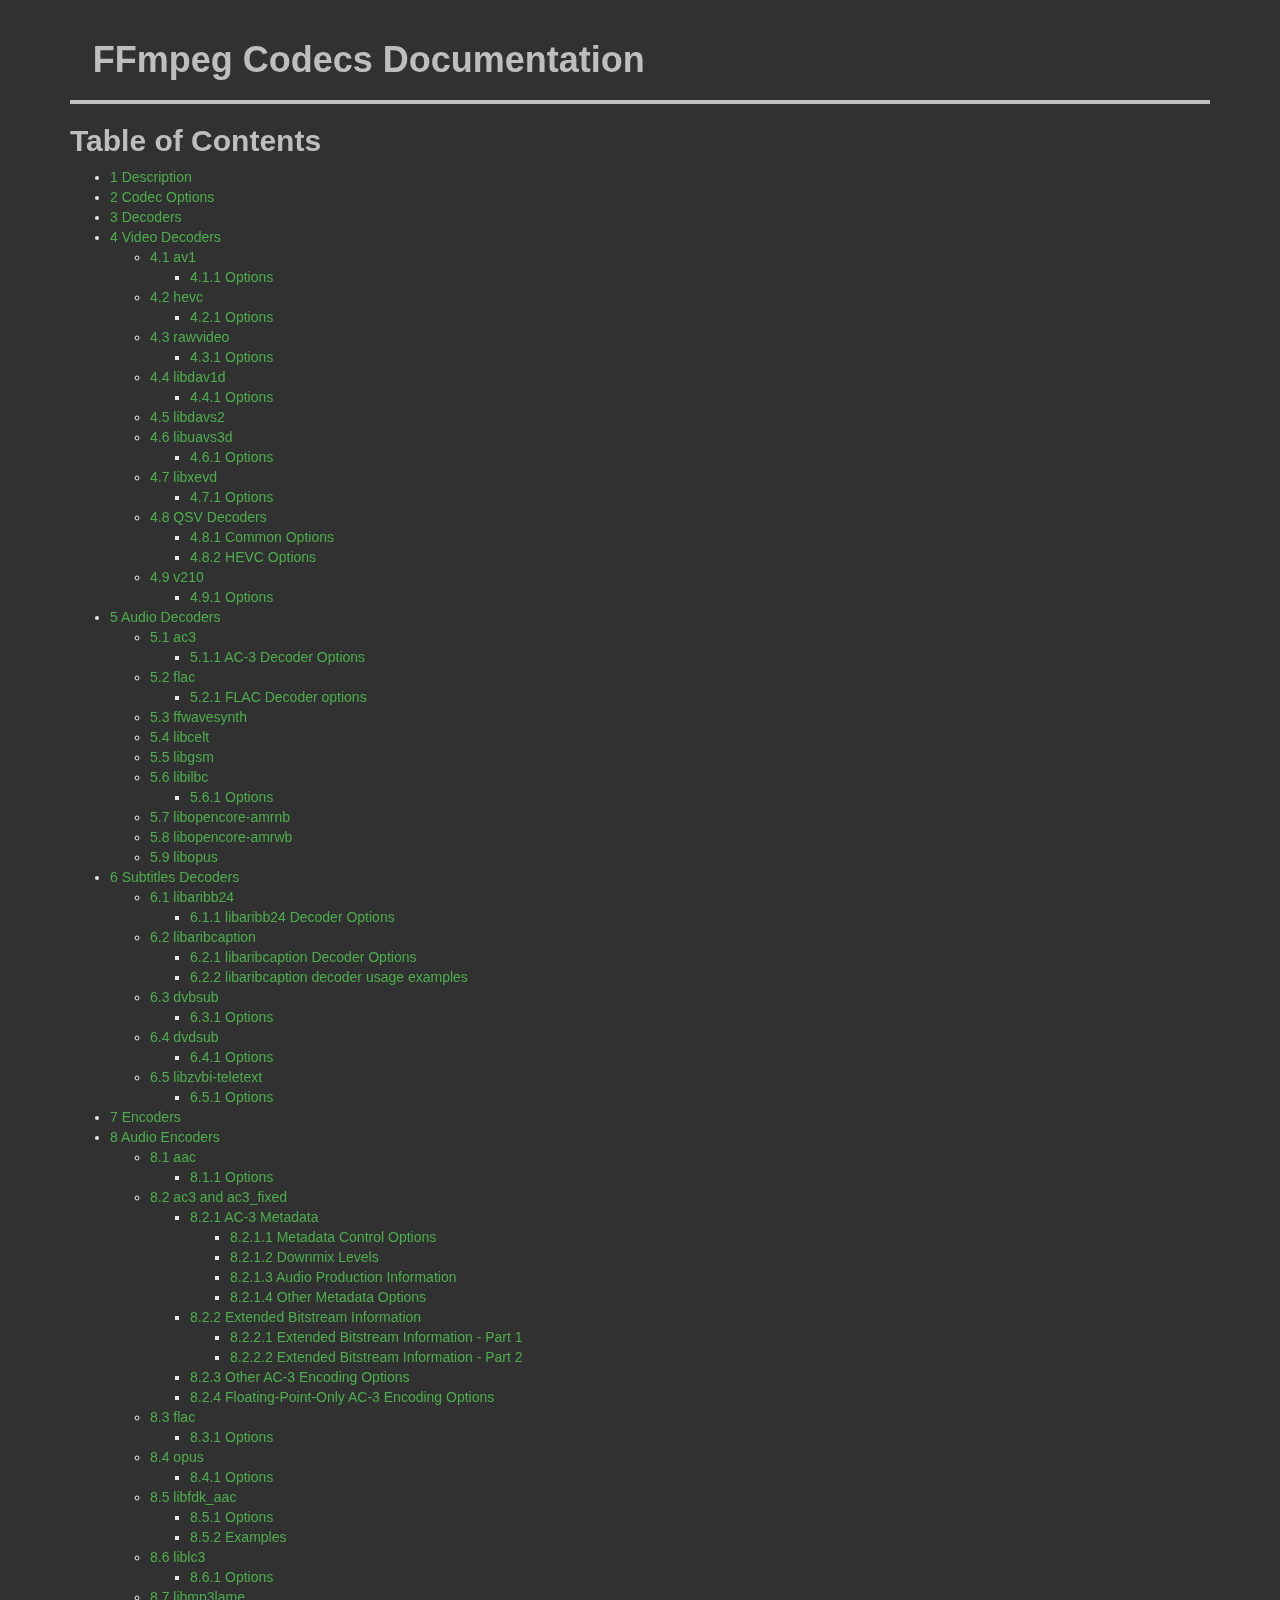
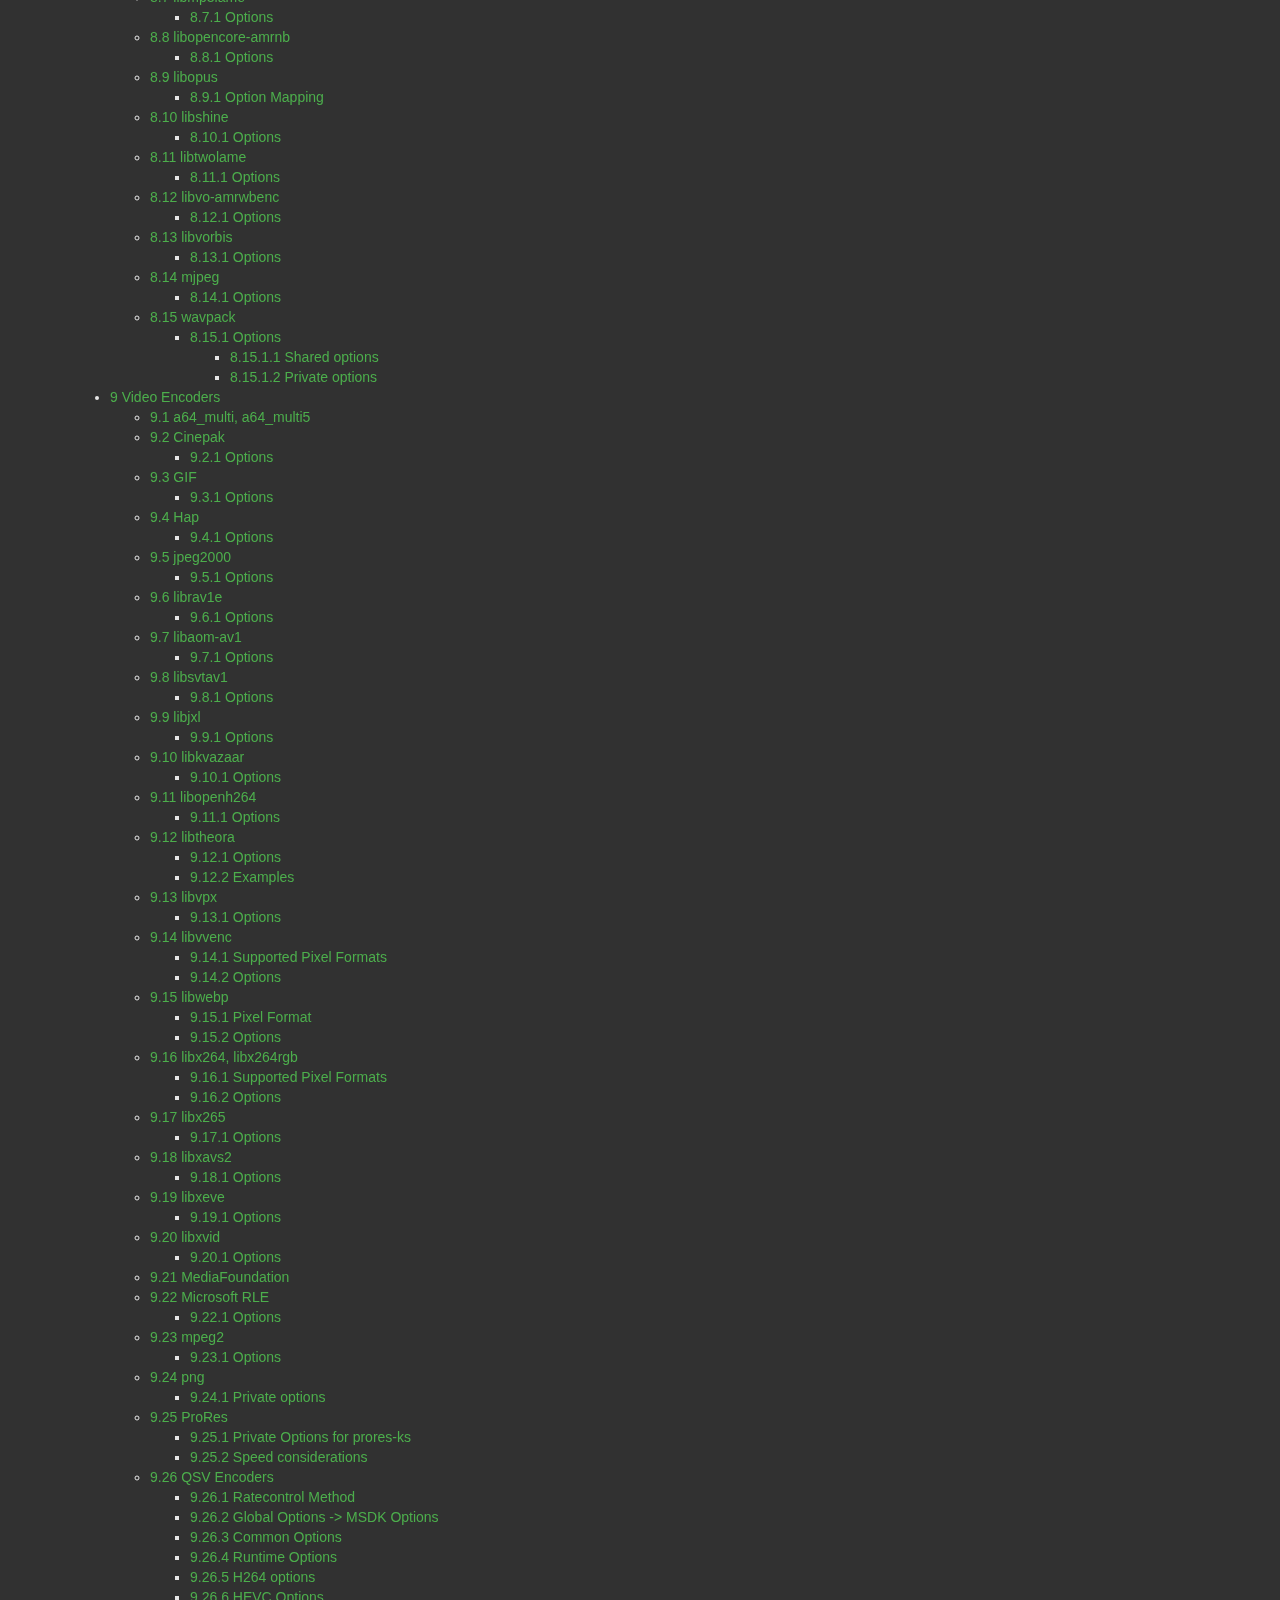
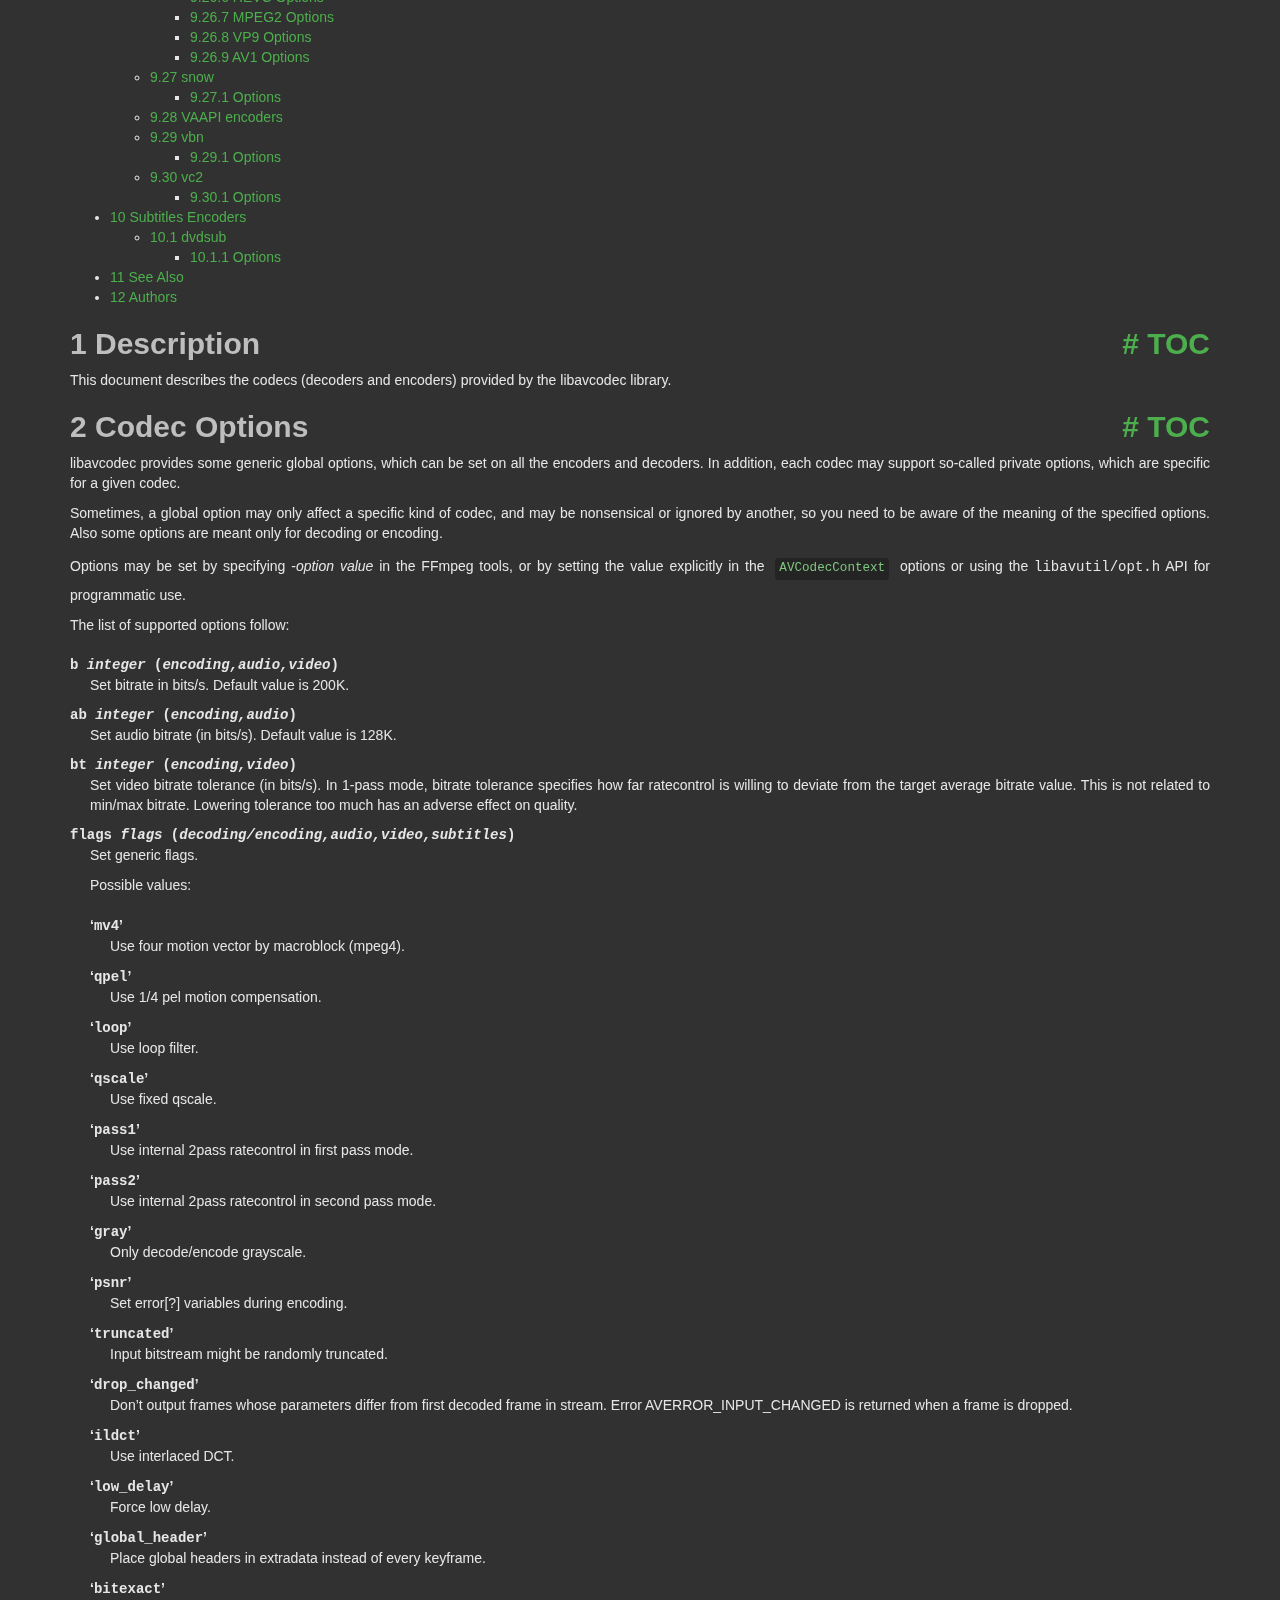
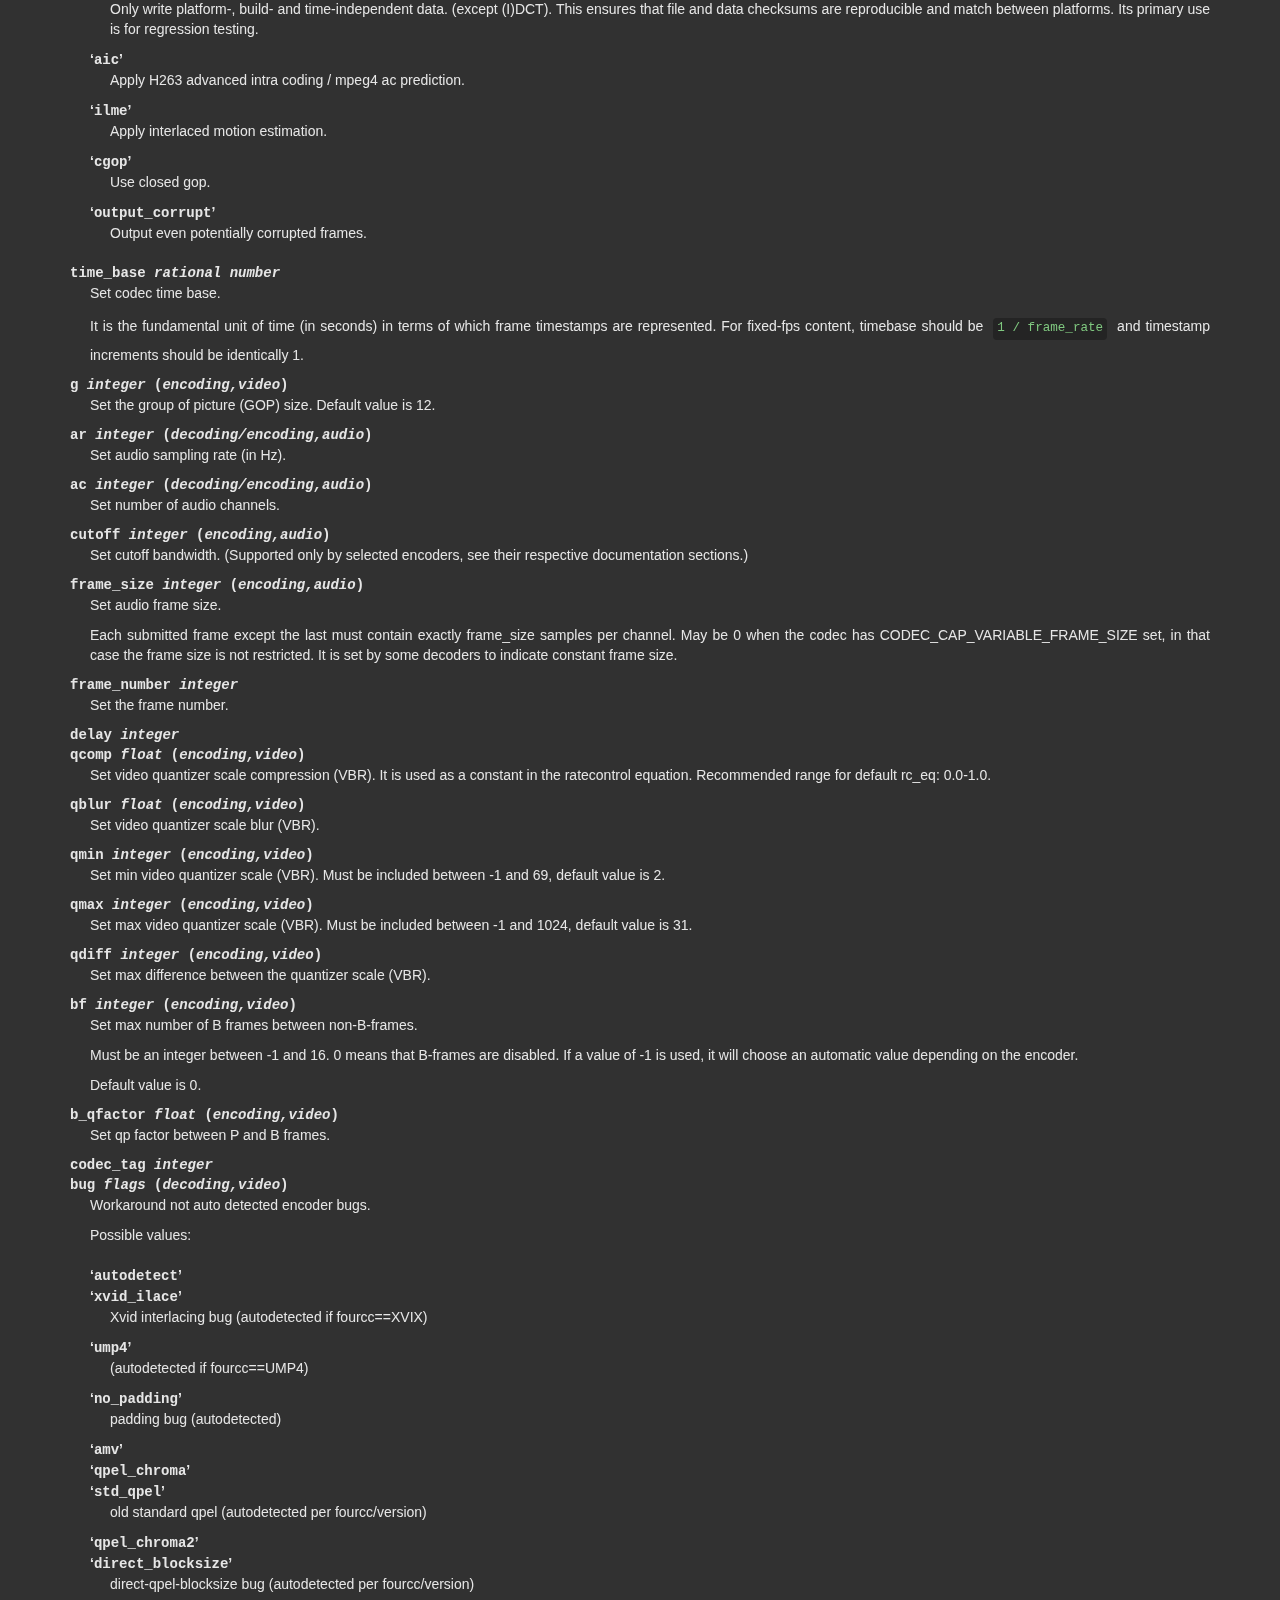
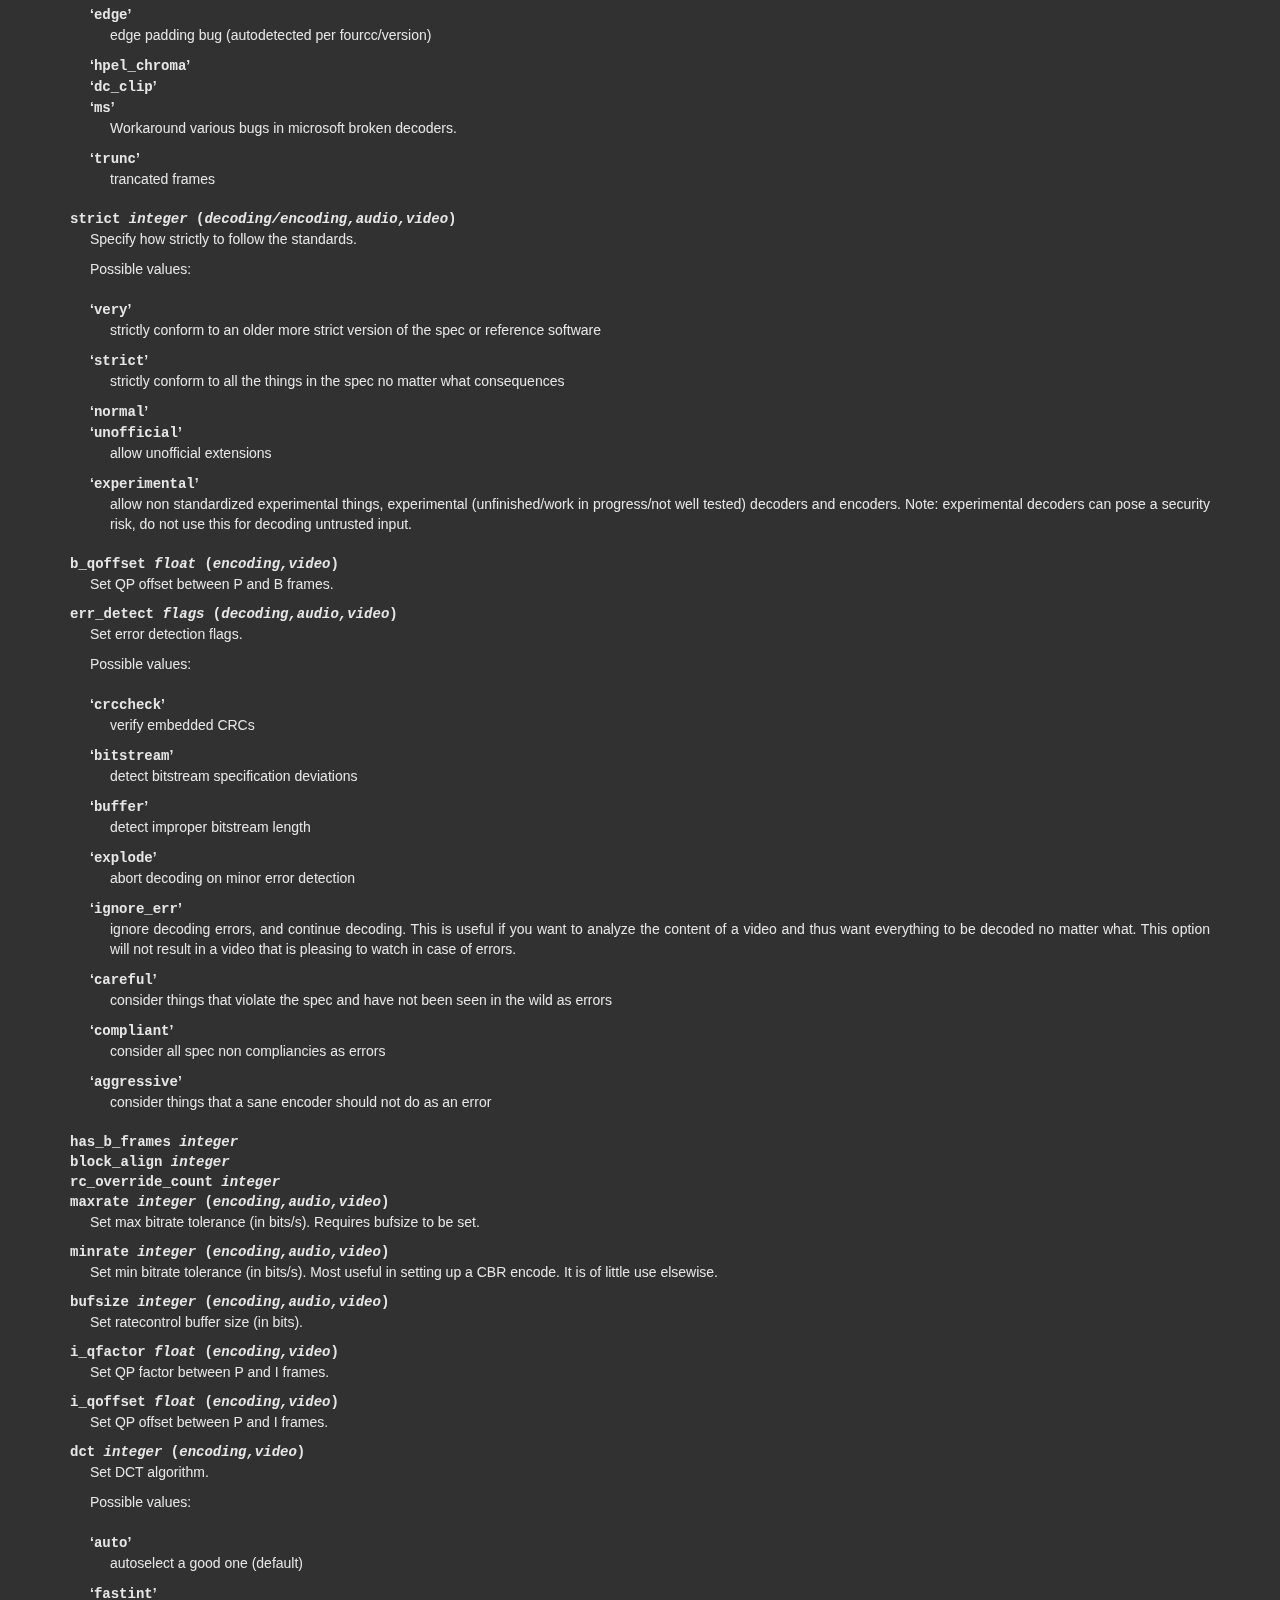
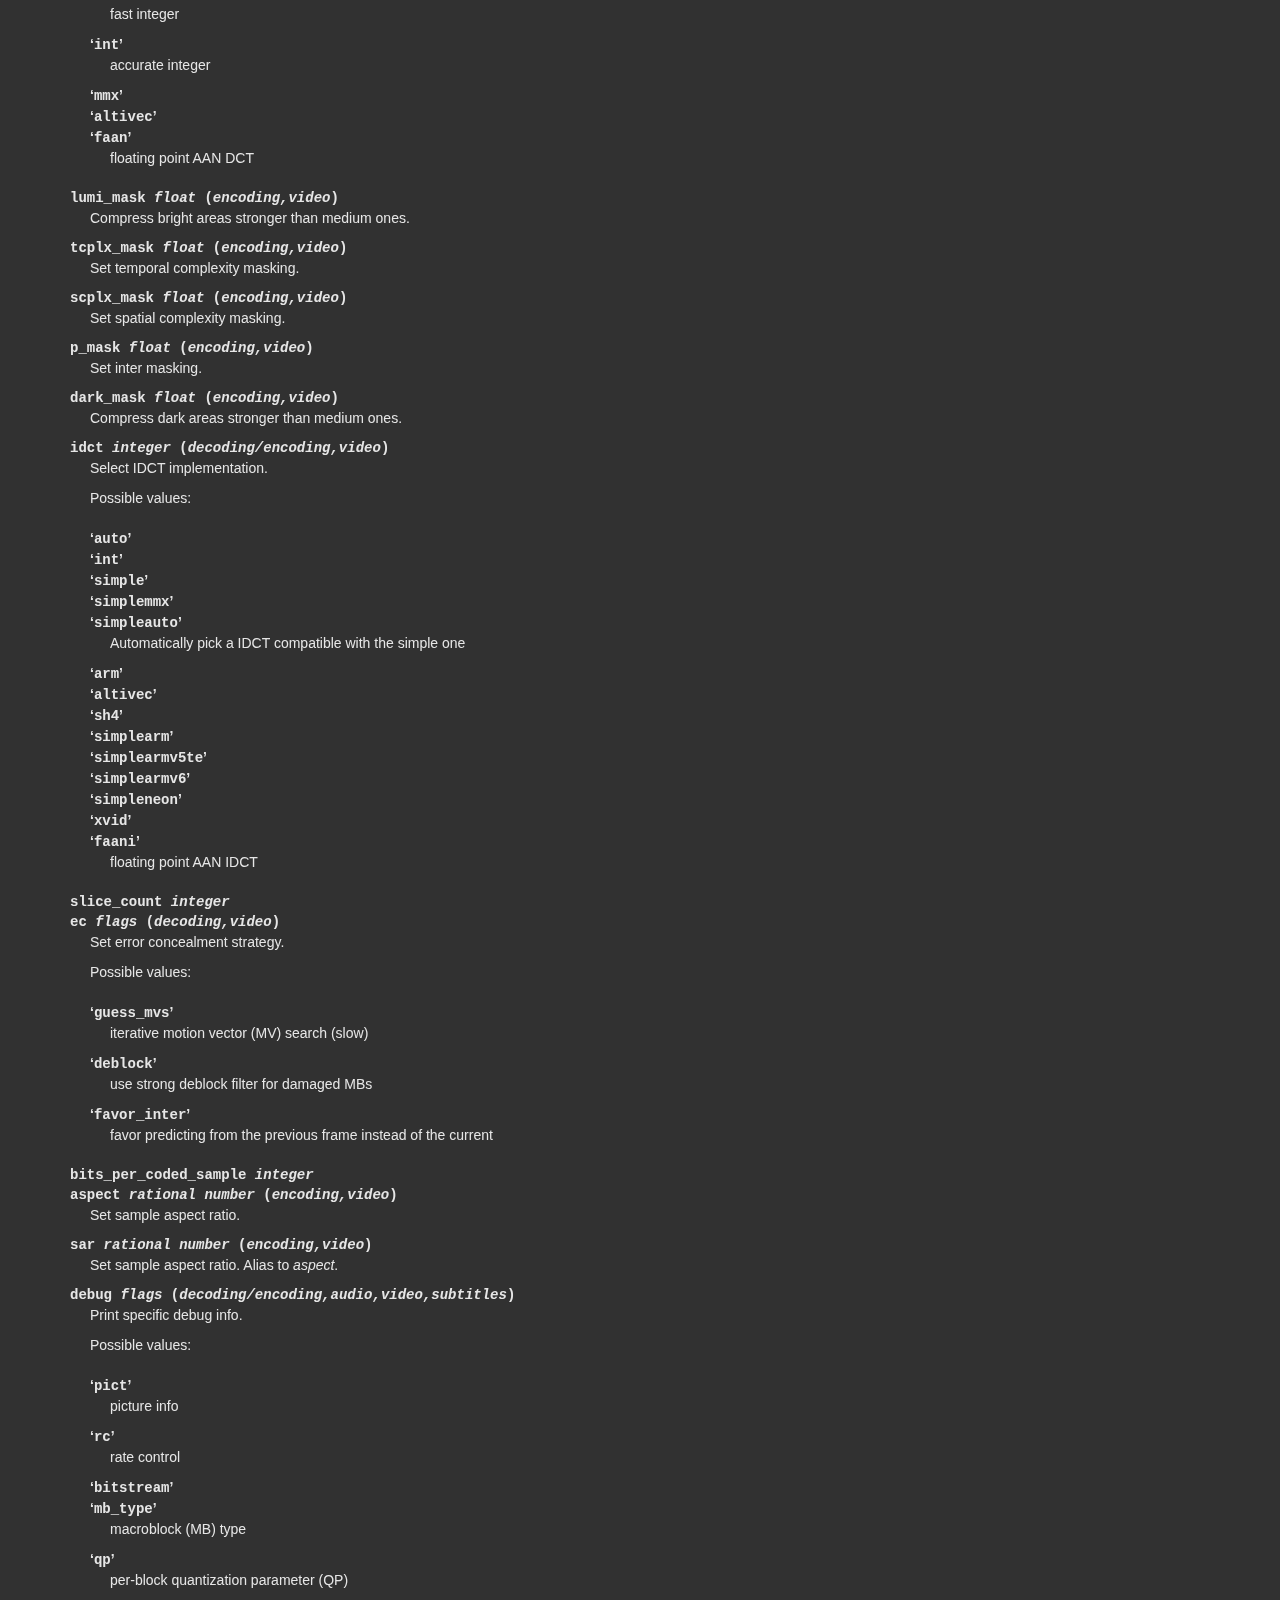
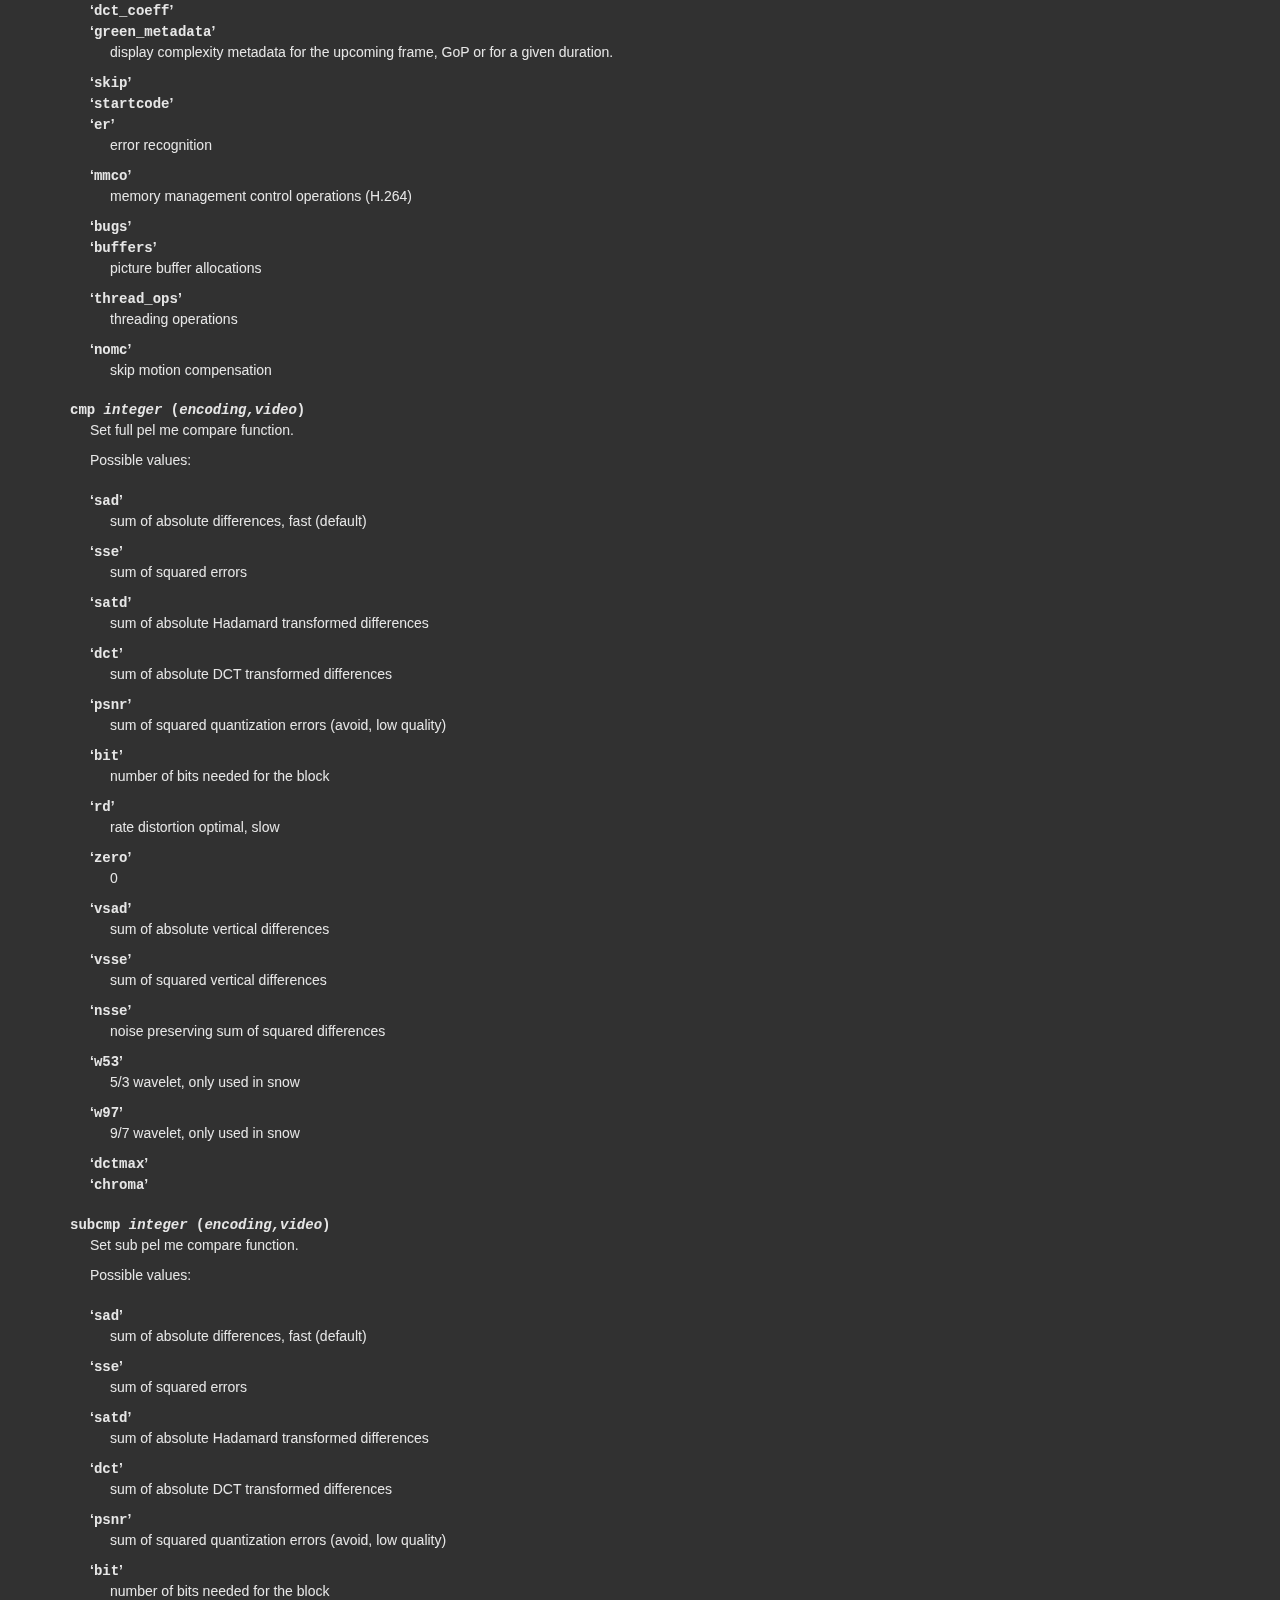
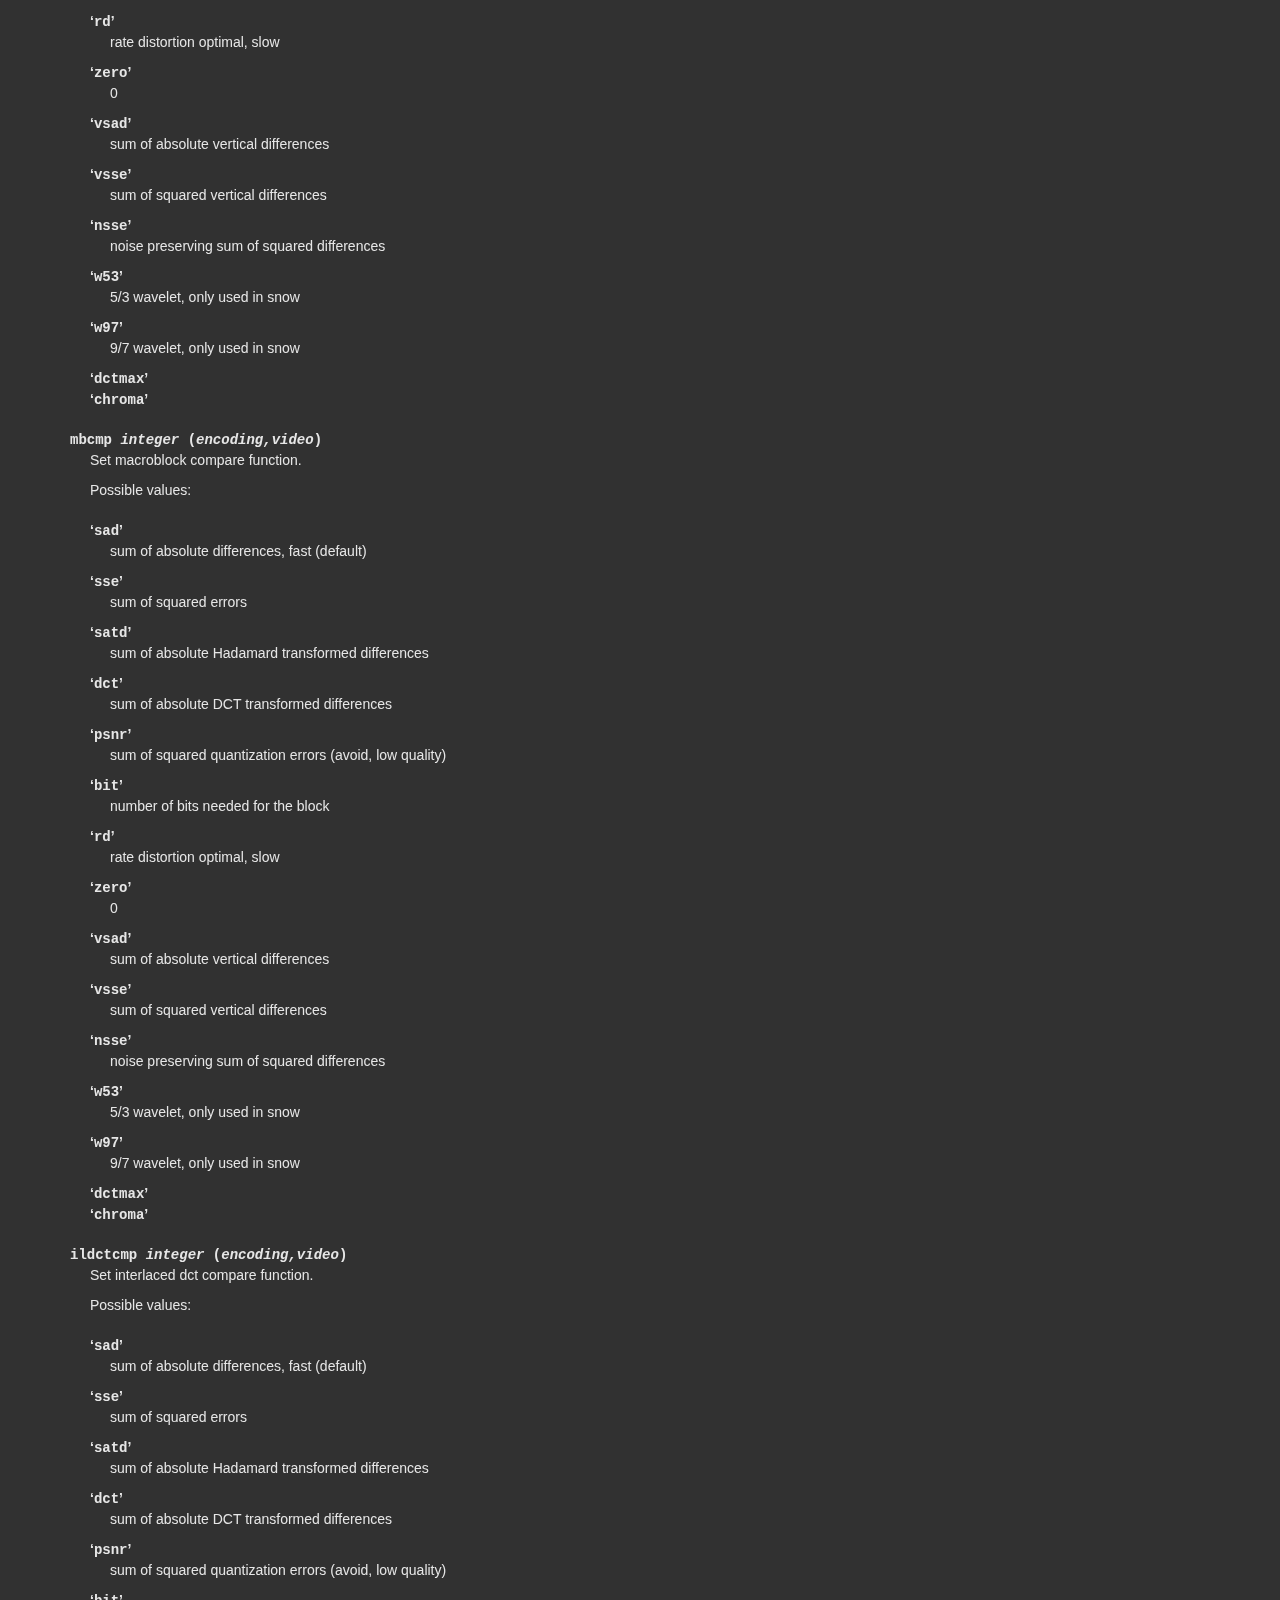
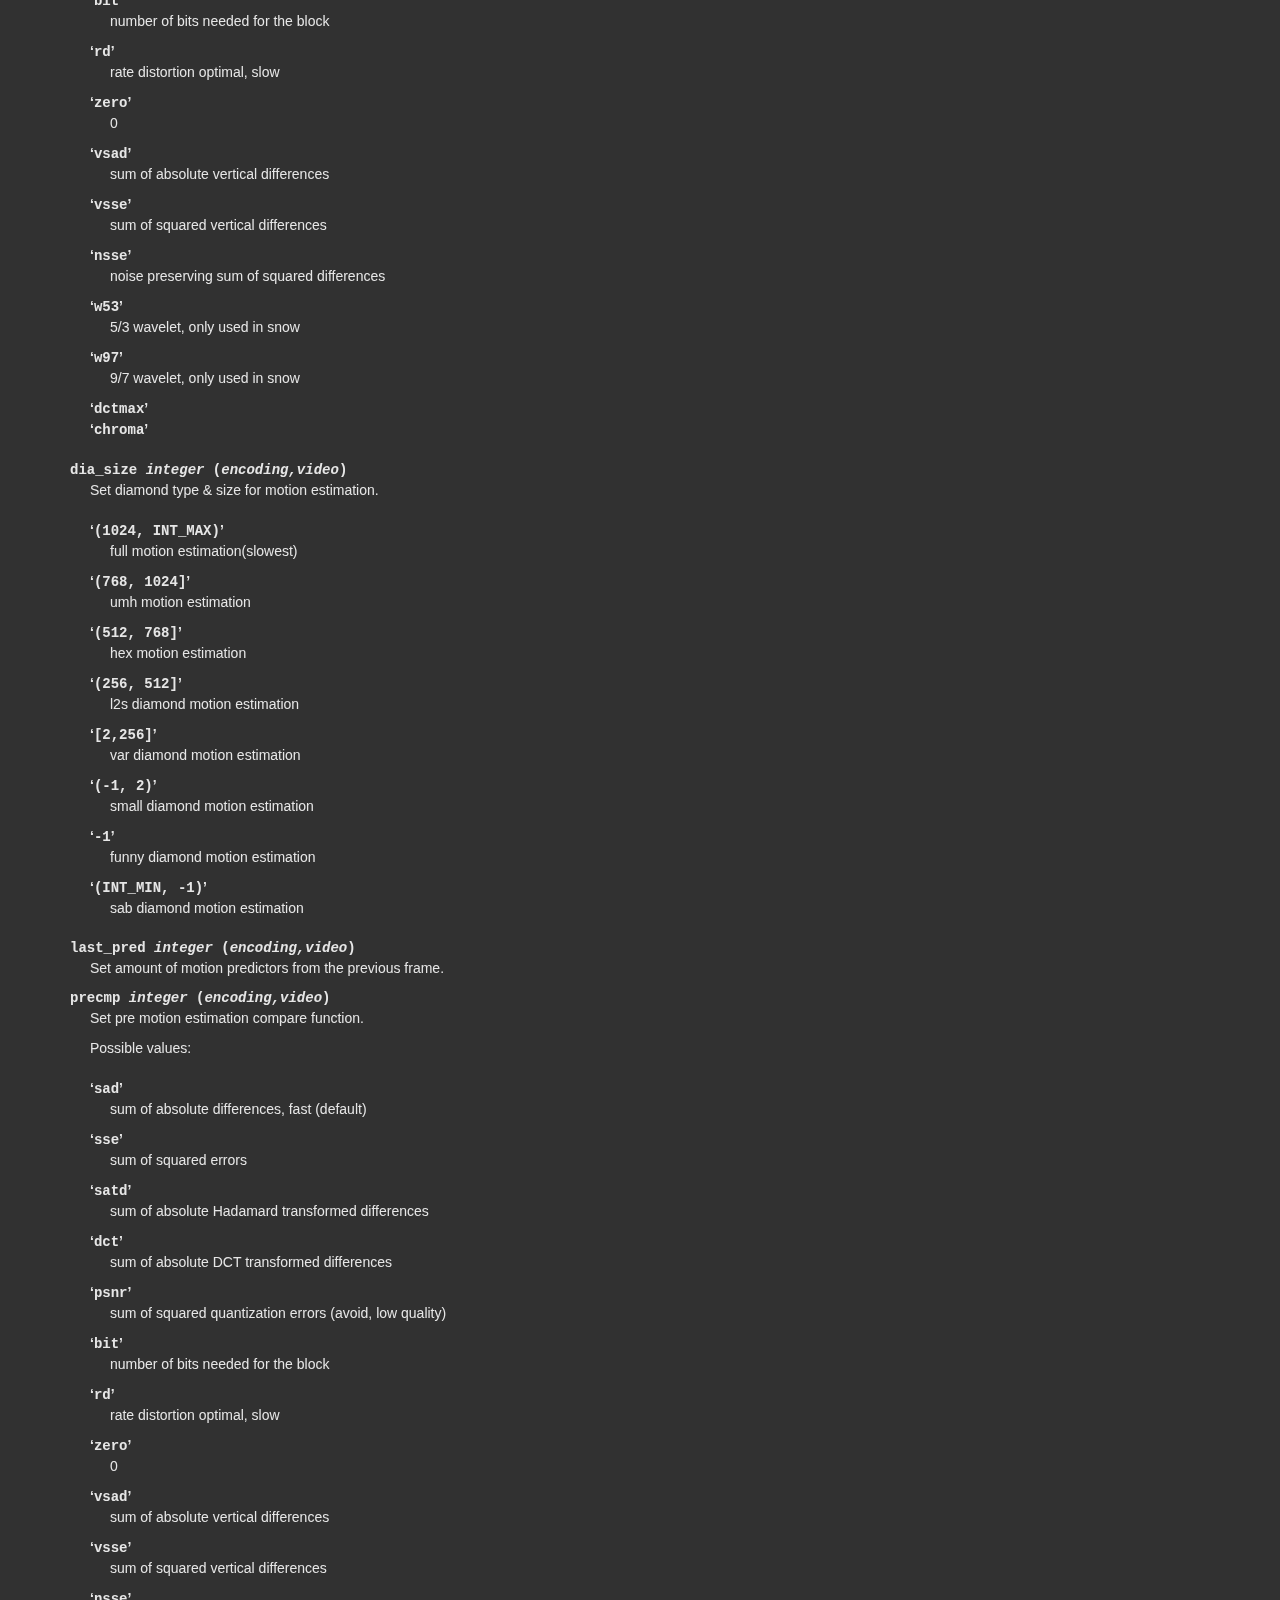
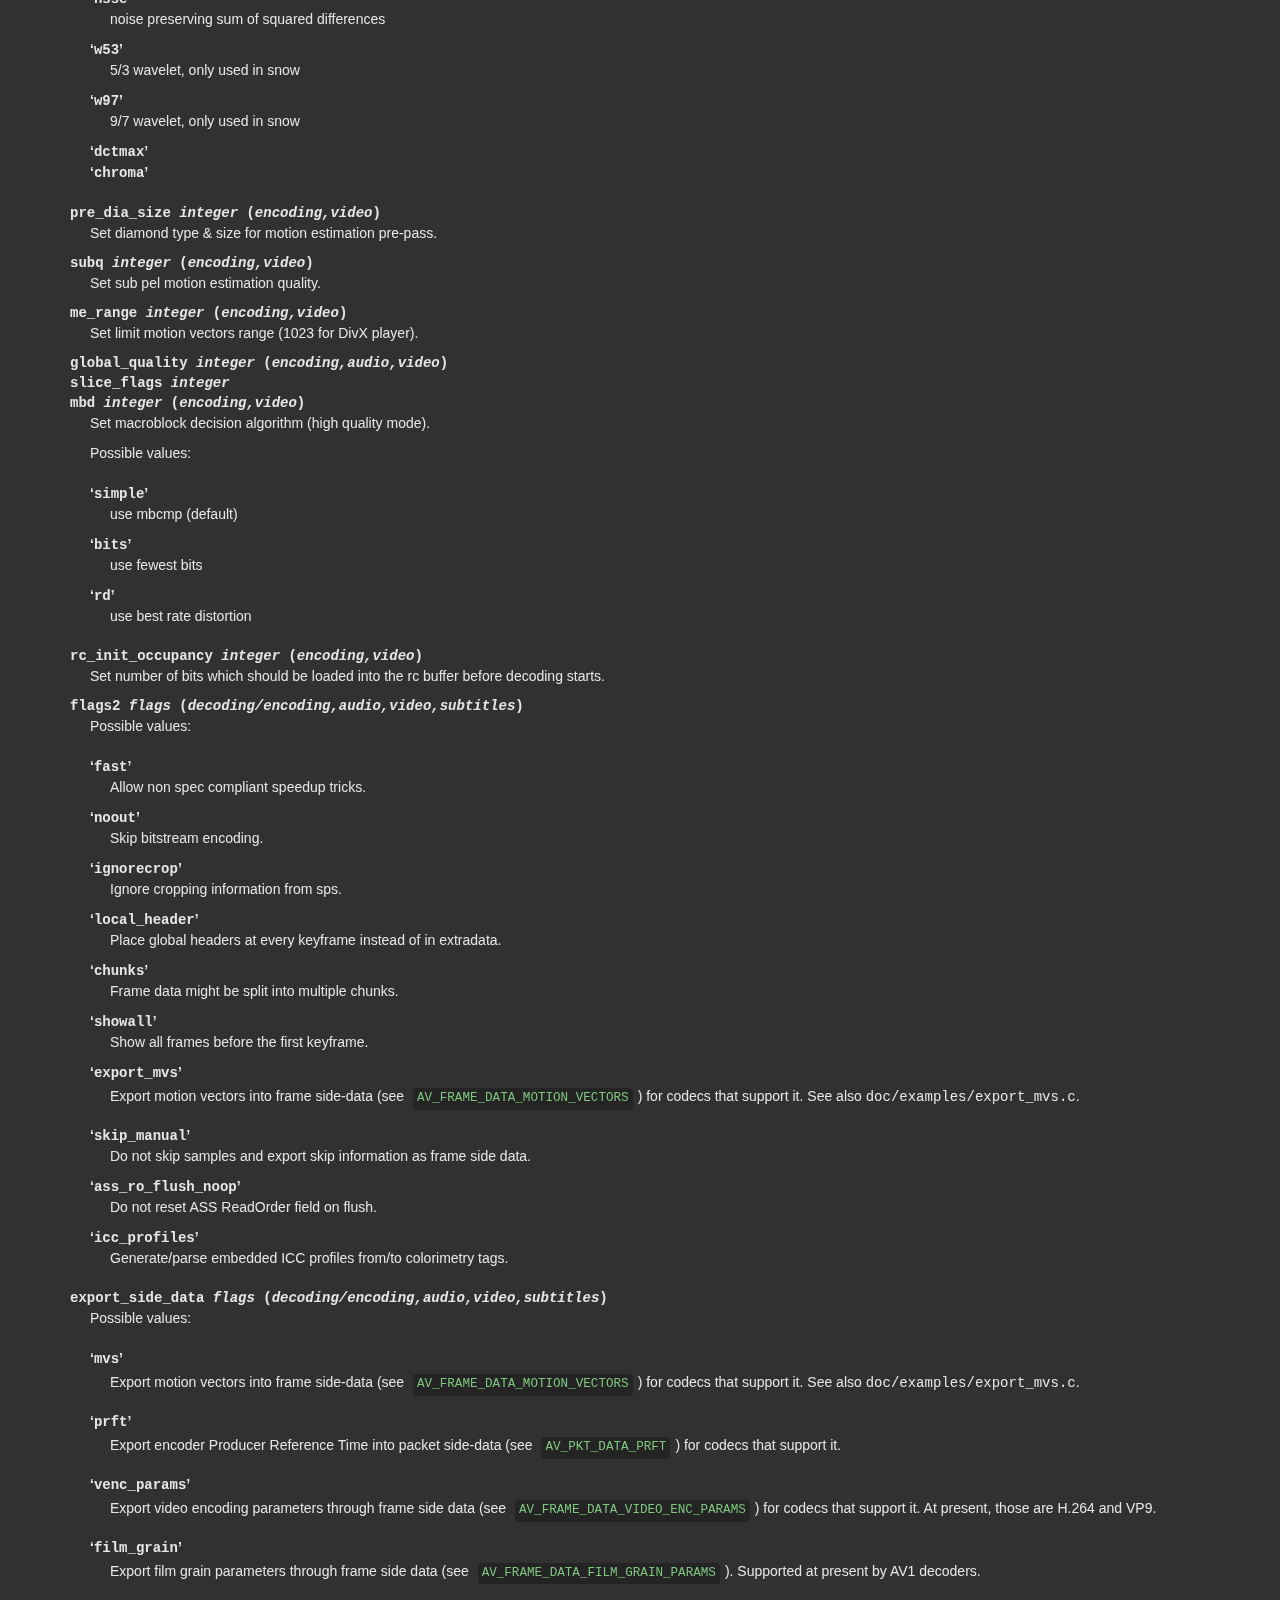
<file: ffmpeg-7.1.1-essentials_build/doc/ffmpeg-codecs.html>
<!DOCTYPE html PUBLIC "-//W3C//DTD HTML 4.01 Transitional//EN" "http://www.w3.org/TR/html4/loose.dtd">
<html>
<!-- Created by , GNU Texinfo 7.1.1 -->
  <head>
    <meta charset="utf-8">
    <title>
      FFmpeg Codecs Documentation
    </title>
    <meta name="viewport" content="width=device-width,initial-scale=1.0">
    <link rel="stylesheet" type="text/css" href="bootstrap.min.css">
    <link rel="stylesheet" type="text/css" href="style.min.css">
  </head>
  <body>
    <div class="container">
      <h1>
      FFmpeg Codecs Documentation
      </h1>


<a name="SEC_Top"></a>

<div class="element-contents" id="SEC_Contents">
<h2 class="contents-heading">Table of Contents</h2>

<div class="contents">

<ul class="toc-numbered-mark">
  <li><a id="toc-Description" href="#Description">1 Description</a></li>
  <li><a id="toc-Codec-Options" href="#Codec-Options">2 Codec Options</a></li>
  <li><a id="toc-Decoders" href="#Decoders">3 Decoders</a></li>
  <li><a id="toc-Video-Decoders" href="#Video-Decoders">4 Video Decoders</a>
  <ul class="toc-numbered-mark">
    <li><a id="toc-av1" href="#av1">4.1 av1</a>
    <ul class="toc-numbered-mark">
      <li><a id="toc-Options" href="#Options">4.1.1 Options</a></li>
    </ul></li>
    <li><a id="toc-hevc" href="#hevc">4.2 hevc</a>
    <ul class="toc-numbered-mark">
      <li><a id="toc-Options-1" href="#Options-1">4.2.1 Options</a></li>
    </ul></li>
    <li><a id="toc-rawvideo" href="#rawvideo">4.3 rawvideo</a>
    <ul class="toc-numbered-mark">
      <li><a id="toc-Options-2" href="#Options-2">4.3.1 Options</a></li>
    </ul></li>
    <li><a id="toc-libdav1d" href="#libdav1d">4.4 libdav1d</a>
    <ul class="toc-numbered-mark">
      <li><a id="toc-Options-3" href="#Options-3">4.4.1 Options</a></li>
    </ul></li>
    <li><a id="toc-libdavs2" href="#libdavs2">4.5 libdavs2</a></li>
    <li><a id="toc-libuavs3d" href="#libuavs3d">4.6 libuavs3d</a>
    <ul class="toc-numbered-mark">
      <li><a id="toc-Options-4" href="#Options-4">4.6.1 Options</a></li>
    </ul></li>
    <li><a id="toc-libxevd" href="#libxevd">4.7 libxevd</a>
    <ul class="toc-numbered-mark">
      <li><a id="toc-Options-5" href="#Options-5">4.7.1 Options</a></li>
    </ul></li>
    <li><a id="toc-QSV-Decoders" href="#QSV-Decoders">4.8 QSV Decoders</a>
    <ul class="toc-numbered-mark">
      <li><a id="toc-Common-Options" href="#Common-Options">4.8.1 Common Options</a></li>
      <li><a id="toc-HEVC-Options" href="#HEVC-Options">4.8.2 HEVC Options</a></li>
    </ul></li>
    <li><a id="toc-v210" href="#v210">4.9 v210</a>
    <ul class="toc-numbered-mark">
      <li><a id="toc-Options-6" href="#Options-6">4.9.1 Options</a></li>
    </ul></li>
  </ul></li>
  <li><a id="toc-Audio-Decoders" href="#Audio-Decoders">5 Audio Decoders</a>
  <ul class="toc-numbered-mark">
    <li><a id="toc-ac3" href="#ac3">5.1 ac3</a>
    <ul class="toc-numbered-mark">
      <li><a id="toc-AC_002d3-Decoder-Options" href="#AC_002d3-Decoder-Options">5.1.1 AC-3 Decoder Options</a></li>
    </ul></li>
    <li><a id="toc-flac-1" href="#flac-1">5.2 flac</a>
    <ul class="toc-numbered-mark">
      <li><a id="toc-FLAC-Decoder-options" href="#FLAC-Decoder-options">5.2.1 FLAC Decoder options</a></li>
    </ul></li>
    <li><a id="toc-ffwavesynth" href="#ffwavesynth">5.3 ffwavesynth</a></li>
    <li><a id="toc-libcelt" href="#libcelt">5.4 libcelt</a></li>
    <li><a id="toc-libgsm" href="#libgsm">5.5 libgsm</a></li>
    <li><a id="toc-libilbc" href="#libilbc">5.6 libilbc</a>
    <ul class="toc-numbered-mark">
      <li><a id="toc-Options-7" href="#Options-7">5.6.1 Options</a></li>
    </ul></li>
    <li><a id="toc-libopencore_002damrnb" href="#libopencore_002damrnb">5.7 libopencore-amrnb</a></li>
    <li><a id="toc-libopencore_002damrwb" href="#libopencore_002damrwb">5.8 libopencore-amrwb</a></li>
    <li><a id="toc-libopus" href="#libopus">5.9 libopus</a></li>
  </ul></li>
  <li><a id="toc-Subtitles-Decoders" href="#Subtitles-Decoders">6 Subtitles Decoders</a>
  <ul class="toc-numbered-mark">
    <li><a id="toc-libaribb24" href="#libaribb24">6.1 libaribb24</a>
    <ul class="toc-numbered-mark">
      <li><a id="toc-libaribb24-Decoder-Options" href="#libaribb24-Decoder-Options">6.1.1 libaribb24 Decoder Options</a></li>
    </ul></li>
    <li><a id="toc-libaribcaption" href="#libaribcaption">6.2 libaribcaption</a>
    <ul class="toc-numbered-mark">
      <li><a id="toc-libaribcaption-Decoder-Options" href="#libaribcaption-Decoder-Options">6.2.1 libaribcaption Decoder Options</a></li>
      <li><a id="toc-libaribcaption-decoder-usage-examples" href="#libaribcaption-decoder-usage-examples">6.2.2 libaribcaption decoder usage examples</a></li>
    </ul></li>
    <li><a id="toc-dvbsub" href="#dvbsub">6.3 dvbsub</a>
    <ul class="toc-numbered-mark">
      <li><a id="toc-Options-8" href="#Options-8">6.3.1 Options</a></li>
    </ul></li>
    <li><a id="toc-dvdsub" href="#dvdsub">6.4 dvdsub</a>
    <ul class="toc-numbered-mark">
      <li><a id="toc-Options-9" href="#Options-9">6.4.1 Options</a></li>
    </ul></li>
    <li><a id="toc-libzvbi_002dteletext" href="#libzvbi_002dteletext">6.5 libzvbi-teletext</a>
    <ul class="toc-numbered-mark">
      <li><a id="toc-Options-10" href="#Options-10">6.5.1 Options</a></li>
    </ul></li>
  </ul></li>
  <li><a id="toc-Encoders" href="#Encoders">7 Encoders</a></li>
  <li><a id="toc-Audio-Encoders" href="#Audio-Encoders">8 Audio Encoders</a>
  <ul class="toc-numbered-mark">
    <li><a id="toc-aac" href="#aac">8.1 aac</a>
    <ul class="toc-numbered-mark">
      <li><a id="toc-Options-11" href="#Options-11">8.1.1 Options</a></li>
    </ul></li>
    <li><a id="toc-ac3-and-ac3_005ffixed" href="#ac3-and-ac3_005ffixed">8.2 ac3 and ac3_fixed</a>
    <ul class="toc-numbered-mark">
      <li><a id="toc-AC_002d3-Metadata" href="#AC_002d3-Metadata">8.2.1 AC-3 Metadata</a>
      <ul class="toc-numbered-mark">
        <li><a id="toc-Metadata-Control-Options" href="#Metadata-Control-Options">8.2.1.1 Metadata Control Options</a></li>
        <li><a id="toc-Downmix-Levels" href="#Downmix-Levels">8.2.1.2 Downmix Levels</a></li>
        <li><a id="toc-Audio-Production-Information" href="#Audio-Production-Information">8.2.1.3 Audio Production Information</a></li>
        <li><a id="toc-Other-Metadata-Options" href="#Other-Metadata-Options">8.2.1.4 Other Metadata Options</a></li>
      </ul></li>
      <li><a id="toc-Extended-Bitstream-Information" href="#Extended-Bitstream-Information">8.2.2 Extended Bitstream Information</a>
      <ul class="toc-numbered-mark">
        <li><a id="toc-Extended-Bitstream-Information-_002d-Part-1" href="#Extended-Bitstream-Information-_002d-Part-1">8.2.2.1 Extended Bitstream Information - Part 1</a></li>
        <li><a id="toc-Extended-Bitstream-Information-_002d-Part-2" href="#Extended-Bitstream-Information-_002d-Part-2">8.2.2.2 Extended Bitstream Information - Part 2</a></li>
      </ul></li>
      <li><a id="toc-Other-AC_002d3-Encoding-Options" href="#Other-AC_002d3-Encoding-Options">8.2.3 Other AC-3 Encoding Options</a></li>
      <li><a id="toc-Floating_002dPoint_002dOnly-AC_002d3-Encoding-Options" href="#Floating_002dPoint_002dOnly-AC_002d3-Encoding-Options">8.2.4 Floating-Point-Only AC-3 Encoding Options</a></li>
    </ul></li>
    <li><a id="toc-flac-2" href="#flac-2">8.3 flac</a>
    <ul class="toc-numbered-mark">
      <li><a id="toc-Options-12" href="#Options-12">8.3.1 Options</a></li>
    </ul></li>
    <li><a id="toc-opus" href="#opus">8.4 opus</a>
    <ul class="toc-numbered-mark">
      <li><a id="toc-Options-13" href="#Options-13">8.4.1 Options</a></li>
    </ul></li>
    <li><a id="toc-libfdk_005faac" href="#libfdk_005faac">8.5 libfdk_aac</a>
    <ul class="toc-numbered-mark">
      <li><a id="toc-Options-14" href="#Options-14">8.5.1 Options</a></li>
      <li><a id="toc-Examples" href="#Examples">8.5.2 Examples</a></li>
    </ul></li>
    <li><a id="toc-liblc3" href="#liblc3">8.6 liblc3</a>
    <ul class="toc-numbered-mark">
      <li><a id="toc-Options-15" href="#Options-15">8.6.1 Options</a></li>
    </ul></li>
    <li><a id="toc-libmp3lame-1" href="#libmp3lame-1">8.7 libmp3lame</a>
    <ul class="toc-numbered-mark">
      <li><a id="toc-Options-16" href="#Options-16">8.7.1 Options</a></li>
    </ul></li>
    <li><a id="toc-libopencore_002damrnb-1" href="#libopencore_002damrnb-1">8.8 libopencore-amrnb</a>
    <ul class="toc-numbered-mark">
      <li><a id="toc-Options-17" href="#Options-17">8.8.1 Options</a></li>
    </ul></li>
    <li><a id="toc-libopus-1" href="#libopus-1">8.9 libopus</a>
    <ul class="toc-numbered-mark">
      <li><a id="toc-Option-Mapping" href="#Option-Mapping">8.9.1 Option Mapping</a></li>
    </ul></li>
    <li><a id="toc-libshine-1" href="#libshine-1">8.10 libshine</a>
    <ul class="toc-numbered-mark">
      <li><a id="toc-Options-18" href="#Options-18">8.10.1 Options</a></li>
    </ul></li>
    <li><a id="toc-libtwolame" href="#libtwolame">8.11 libtwolame</a>
    <ul class="toc-numbered-mark">
      <li><a id="toc-Options-19" href="#Options-19">8.11.1 Options</a></li>
    </ul></li>
    <li><a id="toc-libvo_002damrwbenc" href="#libvo_002damrwbenc">8.12 libvo-amrwbenc</a>
    <ul class="toc-numbered-mark">
      <li><a id="toc-Options-20" href="#Options-20">8.12.1 Options</a></li>
    </ul></li>
    <li><a id="toc-libvorbis" href="#libvorbis">8.13 libvorbis</a>
    <ul class="toc-numbered-mark">
      <li><a id="toc-Options-21" href="#Options-21">8.13.1 Options</a></li>
    </ul></li>
    <li><a id="toc-mjpeg" href="#mjpeg">8.14 mjpeg</a>
    <ul class="toc-numbered-mark">
      <li><a id="toc-Options-22" href="#Options-22">8.14.1 Options</a></li>
    </ul></li>
    <li><a id="toc-wavpack" href="#wavpack">8.15 wavpack</a>
    <ul class="toc-numbered-mark">
      <li><a id="toc-Options-23" href="#Options-23">8.15.1 Options</a>
      <ul class="toc-numbered-mark">
        <li><a id="toc-Shared-options" href="#Shared-options">8.15.1.1 Shared options</a></li>
        <li><a id="toc-Private-options" href="#Private-options">8.15.1.2 Private options</a></li>
      </ul></li>
    </ul></li>
  </ul></li>
  <li><a id="toc-Video-Encoders" href="#Video-Encoders">9 Video Encoders</a>
  <ul class="toc-numbered-mark">
    <li><a id="toc-a64_005fmulti_002c-a64_005fmulti5" href="#a64_005fmulti_002c-a64_005fmulti5">9.1 a64_multi, a64_multi5</a></li>
    <li><a id="toc-Cinepak" href="#Cinepak">9.2 Cinepak</a>
    <ul class="toc-numbered-mark">
      <li><a id="toc-Options-24" href="#Options-24">9.2.1 Options</a></li>
    </ul></li>
    <li><a id="toc-GIF" href="#GIF">9.3 GIF</a>
    <ul class="toc-numbered-mark">
      <li><a id="toc-Options-25" href="#Options-25">9.3.1 Options</a></li>
    </ul></li>
    <li><a id="toc-Hap" href="#Hap">9.4 Hap</a>
    <ul class="toc-numbered-mark">
      <li><a id="toc-Options-26" href="#Options-26">9.4.1 Options</a></li>
    </ul></li>
    <li><a id="toc-jpeg2000" href="#jpeg2000">9.5 jpeg2000</a>
    <ul class="toc-numbered-mark">
      <li><a id="toc-Options-27" href="#Options-27">9.5.1 Options</a></li>
    </ul></li>
    <li><a id="toc-librav1e" href="#librav1e">9.6 librav1e</a>
    <ul class="toc-numbered-mark">
      <li><a id="toc-Options-28" href="#Options-28">9.6.1 Options</a></li>
    </ul></li>
    <li><a id="toc-libaom_002dav1" href="#libaom_002dav1">9.7 libaom-av1</a>
    <ul class="toc-numbered-mark">
      <li><a id="toc-Options-29" href="#Options-29">9.7.1 Options</a></li>
    </ul></li>
    <li><a id="toc-libsvtav1" href="#libsvtav1">9.8 libsvtav1</a>
    <ul class="toc-numbered-mark">
      <li><a id="toc-Options-30" href="#Options-30">9.8.1 Options</a></li>
    </ul></li>
    <li><a id="toc-libjxl" href="#libjxl">9.9 libjxl</a>
    <ul class="toc-numbered-mark">
      <li><a id="toc-Options-31" href="#Options-31">9.9.1 Options</a></li>
    </ul></li>
    <li><a id="toc-libkvazaar" href="#libkvazaar">9.10 libkvazaar</a>
    <ul class="toc-numbered-mark">
      <li><a id="toc-Options-32" href="#Options-32">9.10.1 Options</a></li>
    </ul></li>
    <li><a id="toc-libopenh264" href="#libopenh264">9.11 libopenh264</a>
    <ul class="toc-numbered-mark">
      <li><a id="toc-Options-33" href="#Options-33">9.11.1 Options</a></li>
    </ul></li>
    <li><a id="toc-libtheora" href="#libtheora">9.12 libtheora</a>
    <ul class="toc-numbered-mark">
      <li><a id="toc-Options-34" href="#Options-34">9.12.1 Options</a></li>
      <li><a id="toc-Examples-1" href="#Examples-1">9.12.2 Examples</a></li>
    </ul></li>
    <li><a id="toc-libvpx" href="#libvpx">9.13 libvpx</a>
    <ul class="toc-numbered-mark">
      <li><a id="toc-Options-35" href="#Options-35">9.13.1 Options</a></li>
    </ul></li>
    <li><a id="toc-libvvenc" href="#libvvenc">9.14 libvvenc</a>
    <ul class="toc-numbered-mark">
      <li><a id="toc-Supported-Pixel-Formats" href="#Supported-Pixel-Formats">9.14.1 Supported Pixel Formats</a></li>
      <li><a id="toc-Options-36" href="#Options-36">9.14.2 Options</a></li>
    </ul></li>
    <li><a id="toc-libwebp" href="#libwebp">9.15 libwebp</a>
    <ul class="toc-numbered-mark">
      <li><a id="toc-Pixel-Format" href="#Pixel-Format">9.15.1 Pixel Format</a></li>
      <li><a id="toc-Options-37" href="#Options-37">9.15.2 Options</a></li>
    </ul></li>
    <li><a id="toc-libx264_002c-libx264rgb" href="#libx264_002c-libx264rgb">9.16 libx264, libx264rgb</a>
    <ul class="toc-numbered-mark">
      <li><a id="toc-Supported-Pixel-Formats-1" href="#Supported-Pixel-Formats-1">9.16.1 Supported Pixel Formats</a></li>
      <li><a id="toc-Options-38" href="#Options-38">9.16.2 Options</a></li>
    </ul></li>
    <li><a id="toc-libx265" href="#libx265">9.17 libx265</a>
    <ul class="toc-numbered-mark">
      <li><a id="toc-Options-39" href="#Options-39">9.17.1 Options</a></li>
    </ul></li>
    <li><a id="toc-libxavs2" href="#libxavs2">9.18 libxavs2</a>
    <ul class="toc-numbered-mark">
      <li><a id="toc-Options-40" href="#Options-40">9.18.1 Options</a></li>
    </ul></li>
    <li><a id="toc-libxeve" href="#libxeve">9.19 libxeve</a>
    <ul class="toc-numbered-mark">
      <li><a id="toc-Options-41" href="#Options-41">9.19.1 Options</a></li>
    </ul></li>
    <li><a id="toc-libxvid" href="#libxvid">9.20 libxvid</a>
    <ul class="toc-numbered-mark">
      <li><a id="toc-Options-42" href="#Options-42">9.20.1 Options</a></li>
    </ul></li>
    <li><a id="toc-MediaFoundation" href="#MediaFoundation">9.21 MediaFoundation</a></li>
    <li><a id="toc-Microsoft-RLE" href="#Microsoft-RLE">9.22 Microsoft RLE</a>
    <ul class="toc-numbered-mark">
      <li><a id="toc-Options-43" href="#Options-43">9.22.1 Options</a></li>
    </ul></li>
    <li><a id="toc-mpeg2" href="#mpeg2">9.23 mpeg2</a>
    <ul class="toc-numbered-mark">
      <li><a id="toc-Options-44" href="#Options-44">9.23.1 Options</a></li>
    </ul></li>
    <li><a id="toc-png" href="#png">9.24 png</a>
    <ul class="toc-numbered-mark">
      <li><a id="toc-Private-options-1" href="#Private-options-1">9.24.1 Private options</a></li>
    </ul></li>
    <li><a id="toc-ProRes" href="#ProRes">9.25 ProRes</a>
    <ul class="toc-numbered-mark">
      <li><a id="toc-Private-Options-for-prores_002dks" href="#Private-Options-for-prores_002dks">9.25.1 Private Options for prores-ks</a></li>
      <li><a id="toc-Speed-considerations" href="#Speed-considerations">9.25.2 Speed considerations</a></li>
    </ul></li>
    <li><a id="toc-QSV-Encoders" href="#QSV-Encoders">9.26 QSV Encoders</a>
    <ul class="toc-numbered-mark">
      <li><a id="toc-Ratecontrol-Method" href="#Ratecontrol-Method">9.26.1 Ratecontrol Method</a></li>
      <li><a id="toc-Global-Options-_002d_003e-MSDK-Options" href="#Global-Options-_002d_003e-MSDK-Options">9.26.2 Global Options -&gt; MSDK Options</a></li>
      <li><a id="toc-Common-Options-1" href="#Common-Options-1">9.26.3 Common Options</a></li>
      <li><a id="toc-Runtime-Options" href="#Runtime-Options">9.26.4 Runtime Options</a></li>
      <li><a id="toc-H264-options" href="#H264-options">9.26.5 H264 options</a></li>
      <li><a id="toc-HEVC-Options-1" href="#HEVC-Options-1">9.26.6 HEVC Options</a></li>
      <li><a id="toc-MPEG2-Options" href="#MPEG2-Options">9.26.7 MPEG2 Options</a></li>
      <li><a id="toc-VP9-Options" href="#VP9-Options">9.26.8 VP9 Options</a></li>
      <li><a id="toc-AV1-Options" href="#AV1-Options">9.26.9 AV1 Options</a></li>
    </ul></li>
    <li><a id="toc-snow" href="#snow">9.27 snow</a>
    <ul class="toc-numbered-mark">
      <li><a id="toc-Options-45" href="#Options-45">9.27.1 Options</a></li>
    </ul></li>
    <li><a id="toc-VAAPI-encoders" href="#VAAPI-encoders">9.28 VAAPI encoders</a></li>
    <li><a id="toc-vbn" href="#vbn">9.29 vbn</a>
    <ul class="toc-numbered-mark">
      <li><a id="toc-Options-46" href="#Options-46">9.29.1 Options</a></li>
    </ul></li>
    <li><a id="toc-vc2" href="#vc2">9.30 vc2</a>
    <ul class="toc-numbered-mark">
      <li><a id="toc-Options-47" href="#Options-47">9.30.1 Options</a></li>
    </ul></li>
  </ul></li>
  <li><a id="toc-Subtitles-Encoders" href="#Subtitles-Encoders">10 Subtitles Encoders</a>
  <ul class="toc-numbered-mark">
    <li><a id="toc-dvdsub-1" href="#dvdsub-1">10.1 dvdsub</a>
    <ul class="toc-numbered-mark">
      <li><a id="toc-Options-48" href="#Options-48">10.1.1 Options</a></li>
    </ul></li>
  </ul></li>
  <li><a id="toc-See-Also" href="#See-Also">11 See Also</a></li>
  <li><a id="toc-Authors" href="#Authors">12 Authors</a></li>
</ul>
</div>
</div>

<a name="Description"></a>
<h2 class="chapter">1 Description<span class="pull-right"><a class="anchor hidden-xs" href="#Description" aria-hidden="true">#</a> <a class="anchor hidden-xs"href="#toc-Description" aria-hidden="true">TOC</a></span></h2>

<p>This document describes the codecs (decoders and encoders) provided by
the libavcodec library.
</p>

<a class="anchor" id="codec_002doptions"></a><a name="Codec-Options"></a>
<h2 class="chapter">2 Codec Options<span class="pull-right"><a class="anchor hidden-xs" href="#Codec-Options" aria-hidden="true">#</a> <a class="anchor hidden-xs"href="#toc-Codec-Options" aria-hidden="true">TOC</a></span></h2>

<p>libavcodec provides some generic global options, which can be set on
all the encoders and decoders. In addition, each codec may support
so-called private options, which are specific for a given codec.
</p>
<p>Sometimes, a global option may only affect a specific kind of codec,
and may be nonsensical or ignored by another, so you need to be aware
of the meaning of the specified options. Also some options are
meant only for decoding or encoding.
</p>
<p>Options may be set by specifying -<var class="var">option</var> <var class="var">value</var> in the
FFmpeg tools, or by setting the value explicitly in the
<code class="code">AVCodecContext</code> options or using the <samp class="file">libavutil/opt.h</samp> API
for programmatic use.
</p>
<p>The list of supported options follow:
</p>
<dl class="table">
<dt><samp class="option">b <var class="var">integer</var> (<em class="emph">encoding,audio,video</em>)</samp></dt>
<dd><p>Set bitrate in bits/s. Default value is 200K.
</p>
</dd>
<dt><samp class="option">ab <var class="var">integer</var> (<em class="emph">encoding,audio</em>)</samp></dt>
<dd><p>Set audio bitrate (in bits/s). Default value is 128K.
</p>
</dd>
<dt><samp class="option">bt <var class="var">integer</var> (<em class="emph">encoding,video</em>)</samp></dt>
<dd><p>Set video bitrate tolerance (in bits/s). In 1-pass mode, bitrate
tolerance specifies how far ratecontrol is willing to deviate from the
target average bitrate value. This is not related to min/max
bitrate. Lowering tolerance too much has an adverse effect on quality.
</p>
</dd>
<dt><samp class="option">flags <var class="var">flags</var> (<em class="emph">decoding/encoding,audio,video,subtitles</em>)</samp></dt>
<dd><p>Set generic flags.
</p>
<p>Possible values:
</p><dl class="table">
<dt>&lsquo;<samp class="samp">mv4</samp>&rsquo;</dt>
<dd><p>Use four motion vector by macroblock (mpeg4).
</p></dd>
<dt>&lsquo;<samp class="samp">qpel</samp>&rsquo;</dt>
<dd><p>Use 1/4 pel motion compensation.
</p></dd>
<dt>&lsquo;<samp class="samp">loop</samp>&rsquo;</dt>
<dd><p>Use loop filter.
</p></dd>
<dt>&lsquo;<samp class="samp">qscale</samp>&rsquo;</dt>
<dd><p>Use fixed qscale.
</p></dd>
<dt>&lsquo;<samp class="samp">pass1</samp>&rsquo;</dt>
<dd><p>Use internal 2pass ratecontrol in first pass mode.
</p></dd>
<dt>&lsquo;<samp class="samp">pass2</samp>&rsquo;</dt>
<dd><p>Use internal 2pass ratecontrol in second pass mode.
</p></dd>
<dt>&lsquo;<samp class="samp">gray</samp>&rsquo;</dt>
<dd><p>Only decode/encode grayscale.
</p></dd>
<dt>&lsquo;<samp class="samp">psnr</samp>&rsquo;</dt>
<dd><p>Set error[?] variables during encoding.
</p></dd>
<dt>&lsquo;<samp class="samp">truncated</samp>&rsquo;</dt>
<dd><p>Input bitstream might be randomly truncated.
</p></dd>
<dt>&lsquo;<samp class="samp">drop_changed</samp>&rsquo;</dt>
<dd><p>Don&rsquo;t output frames whose parameters differ from first decoded frame in stream.
Error AVERROR_INPUT_CHANGED is returned when a frame is dropped.
</p>
</dd>
<dt>&lsquo;<samp class="samp">ildct</samp>&rsquo;</dt>
<dd><p>Use interlaced DCT.
</p></dd>
<dt>&lsquo;<samp class="samp">low_delay</samp>&rsquo;</dt>
<dd><p>Force low delay.
</p></dd>
<dt>&lsquo;<samp class="samp">global_header</samp>&rsquo;</dt>
<dd><p>Place global headers in extradata instead of every keyframe.
</p></dd>
<dt>&lsquo;<samp class="samp">bitexact</samp>&rsquo;</dt>
<dd><p>Only write platform-, build- and time-independent data. (except (I)DCT).
This ensures that file and data checksums are reproducible and match between
platforms. Its primary use is for regression testing.
</p></dd>
<dt>&lsquo;<samp class="samp">aic</samp>&rsquo;</dt>
<dd><p>Apply H263 advanced intra coding / mpeg4 ac prediction.
</p></dd>
<dt>&lsquo;<samp class="samp">ilme</samp>&rsquo;</dt>
<dd><p>Apply interlaced motion estimation.
</p></dd>
<dt>&lsquo;<samp class="samp">cgop</samp>&rsquo;</dt>
<dd><p>Use closed gop.
</p></dd>
<dt>&lsquo;<samp class="samp">output_corrupt</samp>&rsquo;</dt>
<dd><p>Output even potentially corrupted frames.
</p></dd>
</dl>

</dd>
<dt><samp class="option">time_base <var class="var">rational number</var></samp></dt>
<dd><p>Set codec time base.
</p>
<p>It is the fundamental unit of time (in seconds) in terms of which
frame timestamps are represented. For fixed-fps content, timebase
should be <code class="code">1 / frame_rate</code> and timestamp increments should be
identically 1.
</p>
</dd>
<dt><samp class="option">g <var class="var">integer</var> (<em class="emph">encoding,video</em>)</samp></dt>
<dd><p>Set the group of picture (GOP) size. Default value is 12.
</p>
</dd>
<dt><samp class="option">ar <var class="var">integer</var> (<em class="emph">decoding/encoding,audio</em>)</samp></dt>
<dd><p>Set audio sampling rate (in Hz).
</p>
</dd>
<dt><samp class="option">ac <var class="var">integer</var> (<em class="emph">decoding/encoding,audio</em>)</samp></dt>
<dd><p>Set number of audio channels.
</p>
</dd>
<dt><samp class="option">cutoff <var class="var">integer</var> (<em class="emph">encoding,audio</em>)</samp></dt>
<dd><p>Set cutoff bandwidth. (Supported only by selected encoders, see
their respective documentation sections.)
</p>
</dd>
<dt><samp class="option">frame_size <var class="var">integer</var> (<em class="emph">encoding,audio</em>)</samp></dt>
<dd><p>Set audio frame size.
</p>
<p>Each submitted frame except the last must contain exactly frame_size
samples per channel. May be 0 when the codec has
CODEC_CAP_VARIABLE_FRAME_SIZE set, in that case the frame size is not
restricted. It is set by some decoders to indicate constant frame
size.
</p>
</dd>
<dt><samp class="option">frame_number <var class="var">integer</var></samp></dt>
<dd><p>Set the frame number.
</p>
</dd>
<dt><samp class="option">delay <var class="var">integer</var></samp></dt>
<dt><samp class="option">qcomp <var class="var">float</var> (<em class="emph">encoding,video</em>)</samp></dt>
<dd><p>Set video quantizer scale compression (VBR). It is used as a constant
in the ratecontrol equation. Recommended range for default rc_eq:
0.0-1.0.
</p>
</dd>
<dt><samp class="option">qblur <var class="var">float</var> (<em class="emph">encoding,video</em>)</samp></dt>
<dd><p>Set video quantizer scale blur (VBR).
</p>
</dd>
<dt><samp class="option">qmin <var class="var">integer</var> (<em class="emph">encoding,video</em>)</samp></dt>
<dd><p>Set min video quantizer scale (VBR). Must be included between -1 and
69, default value is 2.
</p>
</dd>
<dt><samp class="option">qmax <var class="var">integer</var> (<em class="emph">encoding,video</em>)</samp></dt>
<dd><p>Set max video quantizer scale (VBR). Must be included between -1 and
1024, default value is 31.
</p>
</dd>
<dt><samp class="option">qdiff <var class="var">integer</var> (<em class="emph">encoding,video</em>)</samp></dt>
<dd><p>Set max difference between the quantizer scale (VBR).
</p>
</dd>
<dt><samp class="option">bf <var class="var">integer</var> (<em class="emph">encoding,video</em>)</samp></dt>
<dd><p>Set max number of B frames between non-B-frames.
</p>
<p>Must be an integer between -1 and 16. 0 means that B-frames are
disabled. If a value of -1 is used, it will choose an automatic value
depending on the encoder.
</p>
<p>Default value is 0.
</p>
</dd>
<dt><samp class="option">b_qfactor <var class="var">float</var> (<em class="emph">encoding,video</em>)</samp></dt>
<dd><p>Set qp factor between P and B frames.
</p>
</dd>
<dt><samp class="option">codec_tag <var class="var">integer</var></samp></dt>
<dt><samp class="option">bug <var class="var">flags</var> (<em class="emph">decoding,video</em>)</samp></dt>
<dd><p>Workaround not auto detected encoder bugs.
</p>
<p>Possible values:
</p><dl class="table">
<dt>&lsquo;<samp class="samp">autodetect</samp>&rsquo;</dt>
<dt>&lsquo;<samp class="samp">xvid_ilace</samp>&rsquo;</dt>
<dd><p>Xvid interlacing bug (autodetected if fourcc==XVIX)
</p></dd>
<dt>&lsquo;<samp class="samp">ump4</samp>&rsquo;</dt>
<dd><p>(autodetected if fourcc==UMP4)
</p></dd>
<dt>&lsquo;<samp class="samp">no_padding</samp>&rsquo;</dt>
<dd><p>padding bug (autodetected)
</p></dd>
<dt>&lsquo;<samp class="samp">amv</samp>&rsquo;</dt>
<dt>&lsquo;<samp class="samp">qpel_chroma</samp>&rsquo;</dt>
<dt>&lsquo;<samp class="samp">std_qpel</samp>&rsquo;</dt>
<dd><p>old standard qpel (autodetected per fourcc/version)
</p></dd>
<dt>&lsquo;<samp class="samp">qpel_chroma2</samp>&rsquo;</dt>
<dt>&lsquo;<samp class="samp">direct_blocksize</samp>&rsquo;</dt>
<dd><p>direct-qpel-blocksize bug (autodetected per fourcc/version)
</p></dd>
<dt>&lsquo;<samp class="samp">edge</samp>&rsquo;</dt>
<dd><p>edge padding bug (autodetected per fourcc/version)
</p></dd>
<dt>&lsquo;<samp class="samp">hpel_chroma</samp>&rsquo;</dt>
<dt>&lsquo;<samp class="samp">dc_clip</samp>&rsquo;</dt>
<dt>&lsquo;<samp class="samp">ms</samp>&rsquo;</dt>
<dd><p>Workaround various bugs in microsoft broken decoders.
</p></dd>
<dt>&lsquo;<samp class="samp">trunc</samp>&rsquo;</dt>
<dd><p>trancated frames
</p></dd>
</dl>

</dd>
<dt><samp class="option">strict <var class="var">integer</var> (<em class="emph">decoding/encoding,audio,video</em>)</samp></dt>
<dd><p>Specify how strictly to follow the standards.
</p>
<p>Possible values:
</p><dl class="table">
<dt>&lsquo;<samp class="samp">very</samp>&rsquo;</dt>
<dd><p>strictly conform to an older more strict version of the spec or reference software
</p></dd>
<dt>&lsquo;<samp class="samp">strict</samp>&rsquo;</dt>
<dd><p>strictly conform to all the things in the spec no matter what consequences
</p></dd>
<dt>&lsquo;<samp class="samp">normal</samp>&rsquo;</dt>
<dt>&lsquo;<samp class="samp">unofficial</samp>&rsquo;</dt>
<dd><p>allow unofficial extensions
</p></dd>
<dt>&lsquo;<samp class="samp">experimental</samp>&rsquo;</dt>
<dd><p>allow non standardized experimental things, experimental
(unfinished/work in progress/not well tested) decoders and encoders.
Note: experimental decoders can pose a security risk, do not use this for
decoding untrusted input.
</p></dd>
</dl>

</dd>
<dt><samp class="option">b_qoffset <var class="var">float</var> (<em class="emph">encoding,video</em>)</samp></dt>
<dd><p>Set QP offset between P and B frames.
</p>
</dd>
<dt><samp class="option">err_detect <var class="var">flags</var> (<em class="emph">decoding,audio,video</em>)</samp></dt>
<dd><p>Set error detection flags.
</p>
<p>Possible values:
</p><dl class="table">
<dt>&lsquo;<samp class="samp">crccheck</samp>&rsquo;</dt>
<dd><p>verify embedded CRCs
</p></dd>
<dt>&lsquo;<samp class="samp">bitstream</samp>&rsquo;</dt>
<dd><p>detect bitstream specification deviations
</p></dd>
<dt>&lsquo;<samp class="samp">buffer</samp>&rsquo;</dt>
<dd><p>detect improper bitstream length
</p></dd>
<dt>&lsquo;<samp class="samp">explode</samp>&rsquo;</dt>
<dd><p>abort decoding on minor error detection
</p></dd>
<dt>&lsquo;<samp class="samp">ignore_err</samp>&rsquo;</dt>
<dd><p>ignore decoding errors, and continue decoding.
This is useful if you want to analyze the content of a video and thus want
everything to be decoded no matter what. This option will not result in a video
that is pleasing to watch in case of errors.
</p></dd>
<dt>&lsquo;<samp class="samp">careful</samp>&rsquo;</dt>
<dd><p>consider things that violate the spec and have not been seen in the wild as errors
</p></dd>
<dt>&lsquo;<samp class="samp">compliant</samp>&rsquo;</dt>
<dd><p>consider all spec non compliancies as errors
</p></dd>
<dt>&lsquo;<samp class="samp">aggressive</samp>&rsquo;</dt>
<dd><p>consider things that a sane encoder should not do as an error
</p></dd>
</dl>

</dd>
<dt><samp class="option">has_b_frames <var class="var">integer</var></samp></dt>
<dt><samp class="option">block_align <var class="var">integer</var></samp></dt>
<dt><samp class="option">rc_override_count <var class="var">integer</var></samp></dt>
<dt><samp class="option">maxrate <var class="var">integer</var> (<em class="emph">encoding,audio,video</em>)</samp></dt>
<dd><p>Set max bitrate tolerance (in bits/s). Requires bufsize to be set.
</p>
</dd>
<dt><samp class="option">minrate <var class="var">integer</var> (<em class="emph">encoding,audio,video</em>)</samp></dt>
<dd><p>Set min bitrate tolerance (in bits/s). Most useful in setting up a CBR
encode. It is of little use elsewise.
</p>
</dd>
<dt><samp class="option">bufsize <var class="var">integer</var> (<em class="emph">encoding,audio,video</em>)</samp></dt>
<dd><p>Set ratecontrol buffer size (in bits).
</p>
</dd>
<dt><samp class="option">i_qfactor <var class="var">float</var> (<em class="emph">encoding,video</em>)</samp></dt>
<dd><p>Set QP factor between P and I frames.
</p>
</dd>
<dt><samp class="option">i_qoffset <var class="var">float</var> (<em class="emph">encoding,video</em>)</samp></dt>
<dd><p>Set QP offset between P and I frames.
</p>
</dd>
<dt><samp class="option">dct <var class="var">integer</var> (<em class="emph">encoding,video</em>)</samp></dt>
<dd><p>Set DCT algorithm.
</p>
<p>Possible values:
</p><dl class="table">
<dt>&lsquo;<samp class="samp">auto</samp>&rsquo;</dt>
<dd><p>autoselect a good one (default)
</p></dd>
<dt>&lsquo;<samp class="samp">fastint</samp>&rsquo;</dt>
<dd><p>fast integer
</p></dd>
<dt>&lsquo;<samp class="samp">int</samp>&rsquo;</dt>
<dd><p>accurate integer
</p></dd>
<dt>&lsquo;<samp class="samp">mmx</samp>&rsquo;</dt>
<dt>&lsquo;<samp class="samp">altivec</samp>&rsquo;</dt>
<dt>&lsquo;<samp class="samp">faan</samp>&rsquo;</dt>
<dd><p>floating point AAN DCT
</p></dd>
</dl>

</dd>
<dt><samp class="option">lumi_mask <var class="var">float</var> (<em class="emph">encoding,video</em>)</samp></dt>
<dd><p>Compress bright areas stronger than medium ones.
</p>
</dd>
<dt><samp class="option">tcplx_mask <var class="var">float</var> (<em class="emph">encoding,video</em>)</samp></dt>
<dd><p>Set temporal complexity masking.
</p>
</dd>
<dt><samp class="option">scplx_mask <var class="var">float</var> (<em class="emph">encoding,video</em>)</samp></dt>
<dd><p>Set spatial complexity masking.
</p>
</dd>
<dt><samp class="option">p_mask <var class="var">float</var> (<em class="emph">encoding,video</em>)</samp></dt>
<dd><p>Set inter masking.
</p>
</dd>
<dt><samp class="option">dark_mask <var class="var">float</var> (<em class="emph">encoding,video</em>)</samp></dt>
<dd><p>Compress dark areas stronger than medium ones.
</p>
</dd>
<dt><samp class="option">idct <var class="var">integer</var> (<em class="emph">decoding/encoding,video</em>)</samp></dt>
<dd><p>Select IDCT implementation.
</p>
<p>Possible values:
</p><dl class="table">
<dt>&lsquo;<samp class="samp">auto</samp>&rsquo;</dt>
<dt>&lsquo;<samp class="samp">int</samp>&rsquo;</dt>
<dt>&lsquo;<samp class="samp">simple</samp>&rsquo;</dt>
<dt>&lsquo;<samp class="samp">simplemmx</samp>&rsquo;</dt>
<dt>&lsquo;<samp class="samp">simpleauto</samp>&rsquo;</dt>
<dd><p>Automatically pick a IDCT compatible with the simple one
</p>
</dd>
<dt>&lsquo;<samp class="samp">arm</samp>&rsquo;</dt>
<dt>&lsquo;<samp class="samp">altivec</samp>&rsquo;</dt>
<dt>&lsquo;<samp class="samp">sh4</samp>&rsquo;</dt>
<dt>&lsquo;<samp class="samp">simplearm</samp>&rsquo;</dt>
<dt>&lsquo;<samp class="samp">simplearmv5te</samp>&rsquo;</dt>
<dt>&lsquo;<samp class="samp">simplearmv6</samp>&rsquo;</dt>
<dt>&lsquo;<samp class="samp">simpleneon</samp>&rsquo;</dt>
<dt>&lsquo;<samp class="samp">xvid</samp>&rsquo;</dt>
<dt>&lsquo;<samp class="samp">faani</samp>&rsquo;</dt>
<dd><p>floating point AAN IDCT
</p></dd>
</dl>

</dd>
<dt><samp class="option">slice_count <var class="var">integer</var></samp></dt>
<dt><samp class="option">ec <var class="var">flags</var> (<em class="emph">decoding,video</em>)</samp></dt>
<dd><p>Set error concealment strategy.
</p>
<p>Possible values:
</p><dl class="table">
<dt>&lsquo;<samp class="samp">guess_mvs</samp>&rsquo;</dt>
<dd><p>iterative motion vector (MV) search (slow)
</p></dd>
<dt>&lsquo;<samp class="samp">deblock</samp>&rsquo;</dt>
<dd><p>use strong deblock filter for damaged MBs
</p></dd>
<dt>&lsquo;<samp class="samp">favor_inter</samp>&rsquo;</dt>
<dd><p>favor predicting from the previous frame instead of the current
</p></dd>
</dl>

</dd>
<dt><samp class="option">bits_per_coded_sample <var class="var">integer</var></samp></dt>
<dt><samp class="option">aspect <var class="var">rational number</var> (<em class="emph">encoding,video</em>)</samp></dt>
<dd><p>Set sample aspect ratio.
</p>
</dd>
<dt><samp class="option">sar <var class="var">rational number</var> (<em class="emph">encoding,video</em>)</samp></dt>
<dd><p>Set sample aspect ratio. Alias to <var class="var">aspect</var>.
</p>
</dd>
<dt><samp class="option">debug <var class="var">flags</var> (<em class="emph">decoding/encoding,audio,video,subtitles</em>)</samp></dt>
<dd><p>Print specific debug info.
</p>
<p>Possible values:
</p><dl class="table">
<dt>&lsquo;<samp class="samp">pict</samp>&rsquo;</dt>
<dd><p>picture info
</p></dd>
<dt>&lsquo;<samp class="samp">rc</samp>&rsquo;</dt>
<dd><p>rate control
</p></dd>
<dt>&lsquo;<samp class="samp">bitstream</samp>&rsquo;</dt>
<dt>&lsquo;<samp class="samp">mb_type</samp>&rsquo;</dt>
<dd><p>macroblock (MB) type
</p></dd>
<dt>&lsquo;<samp class="samp">qp</samp>&rsquo;</dt>
<dd><p>per-block quantization parameter (QP)
</p></dd>
<dt>&lsquo;<samp class="samp">dct_coeff</samp>&rsquo;</dt>
<dt>&lsquo;<samp class="samp">green_metadata</samp>&rsquo;</dt>
<dd><p>display complexity metadata for the upcoming frame, GoP or for a given duration.
</p>
</dd>
<dt>&lsquo;<samp class="samp">skip</samp>&rsquo;</dt>
<dt>&lsquo;<samp class="samp">startcode</samp>&rsquo;</dt>
<dt>&lsquo;<samp class="samp">er</samp>&rsquo;</dt>
<dd><p>error recognition
</p></dd>
<dt>&lsquo;<samp class="samp">mmco</samp>&rsquo;</dt>
<dd><p>memory management control operations (H.264)
</p></dd>
<dt>&lsquo;<samp class="samp">bugs</samp>&rsquo;</dt>
<dt>&lsquo;<samp class="samp">buffers</samp>&rsquo;</dt>
<dd><p>picture buffer allocations
</p></dd>
<dt>&lsquo;<samp class="samp">thread_ops</samp>&rsquo;</dt>
<dd><p>threading operations
</p></dd>
<dt>&lsquo;<samp class="samp">nomc</samp>&rsquo;</dt>
<dd><p>skip motion compensation
</p></dd>
</dl>

</dd>
<dt><samp class="option">cmp <var class="var">integer</var> (<em class="emph">encoding,video</em>)</samp></dt>
<dd><p>Set full pel me compare function.
</p>
<p>Possible values:
</p><dl class="table">
<dt>&lsquo;<samp class="samp">sad</samp>&rsquo;</dt>
<dd><p>sum of absolute differences, fast (default)
</p></dd>
<dt>&lsquo;<samp class="samp">sse</samp>&rsquo;</dt>
<dd><p>sum of squared errors
</p></dd>
<dt>&lsquo;<samp class="samp">satd</samp>&rsquo;</dt>
<dd><p>sum of absolute Hadamard transformed differences
</p></dd>
<dt>&lsquo;<samp class="samp">dct</samp>&rsquo;</dt>
<dd><p>sum of absolute DCT transformed differences
</p></dd>
<dt>&lsquo;<samp class="samp">psnr</samp>&rsquo;</dt>
<dd><p>sum of squared quantization errors (avoid, low quality)
</p></dd>
<dt>&lsquo;<samp class="samp">bit</samp>&rsquo;</dt>
<dd><p>number of bits needed for the block
</p></dd>
<dt>&lsquo;<samp class="samp">rd</samp>&rsquo;</dt>
<dd><p>rate distortion optimal, slow
</p></dd>
<dt>&lsquo;<samp class="samp">zero</samp>&rsquo;</dt>
<dd><p>0
</p></dd>
<dt>&lsquo;<samp class="samp">vsad</samp>&rsquo;</dt>
<dd><p>sum of absolute vertical differences
</p></dd>
<dt>&lsquo;<samp class="samp">vsse</samp>&rsquo;</dt>
<dd><p>sum of squared vertical differences
</p></dd>
<dt>&lsquo;<samp class="samp">nsse</samp>&rsquo;</dt>
<dd><p>noise preserving sum of squared differences
</p></dd>
<dt>&lsquo;<samp class="samp">w53</samp>&rsquo;</dt>
<dd><p>5/3 wavelet, only used in snow
</p></dd>
<dt>&lsquo;<samp class="samp">w97</samp>&rsquo;</dt>
<dd><p>9/7 wavelet, only used in snow
</p></dd>
<dt>&lsquo;<samp class="samp">dctmax</samp>&rsquo;</dt>
<dt>&lsquo;<samp class="samp">chroma</samp>&rsquo;</dt>
</dl>

</dd>
<dt><samp class="option">subcmp <var class="var">integer</var> (<em class="emph">encoding,video</em>)</samp></dt>
<dd><p>Set sub pel me compare function.
</p>
<p>Possible values:
</p><dl class="table">
<dt>&lsquo;<samp class="samp">sad</samp>&rsquo;</dt>
<dd><p>sum of absolute differences, fast (default)
</p></dd>
<dt>&lsquo;<samp class="samp">sse</samp>&rsquo;</dt>
<dd><p>sum of squared errors
</p></dd>
<dt>&lsquo;<samp class="samp">satd</samp>&rsquo;</dt>
<dd><p>sum of absolute Hadamard transformed differences
</p></dd>
<dt>&lsquo;<samp class="samp">dct</samp>&rsquo;</dt>
<dd><p>sum of absolute DCT transformed differences
</p></dd>
<dt>&lsquo;<samp class="samp">psnr</samp>&rsquo;</dt>
<dd><p>sum of squared quantization errors (avoid, low quality)
</p></dd>
<dt>&lsquo;<samp class="samp">bit</samp>&rsquo;</dt>
<dd><p>number of bits needed for the block
</p></dd>
<dt>&lsquo;<samp class="samp">rd</samp>&rsquo;</dt>
<dd><p>rate distortion optimal, slow
</p></dd>
<dt>&lsquo;<samp class="samp">zero</samp>&rsquo;</dt>
<dd><p>0
</p></dd>
<dt>&lsquo;<samp class="samp">vsad</samp>&rsquo;</dt>
<dd><p>sum of absolute vertical differences
</p></dd>
<dt>&lsquo;<samp class="samp">vsse</samp>&rsquo;</dt>
<dd><p>sum of squared vertical differences
</p></dd>
<dt>&lsquo;<samp class="samp">nsse</samp>&rsquo;</dt>
<dd><p>noise preserving sum of squared differences
</p></dd>
<dt>&lsquo;<samp class="samp">w53</samp>&rsquo;</dt>
<dd><p>5/3 wavelet, only used in snow
</p></dd>
<dt>&lsquo;<samp class="samp">w97</samp>&rsquo;</dt>
<dd><p>9/7 wavelet, only used in snow
</p></dd>
<dt>&lsquo;<samp class="samp">dctmax</samp>&rsquo;</dt>
<dt>&lsquo;<samp class="samp">chroma</samp>&rsquo;</dt>
</dl>

</dd>
<dt><samp class="option">mbcmp <var class="var">integer</var> (<em class="emph">encoding,video</em>)</samp></dt>
<dd><p>Set macroblock compare function.
</p>
<p>Possible values:
</p><dl class="table">
<dt>&lsquo;<samp class="samp">sad</samp>&rsquo;</dt>
<dd><p>sum of absolute differences, fast (default)
</p></dd>
<dt>&lsquo;<samp class="samp">sse</samp>&rsquo;</dt>
<dd><p>sum of squared errors
</p></dd>
<dt>&lsquo;<samp class="samp">satd</samp>&rsquo;</dt>
<dd><p>sum of absolute Hadamard transformed differences
</p></dd>
<dt>&lsquo;<samp class="samp">dct</samp>&rsquo;</dt>
<dd><p>sum of absolute DCT transformed differences
</p></dd>
<dt>&lsquo;<samp class="samp">psnr</samp>&rsquo;</dt>
<dd><p>sum of squared quantization errors (avoid, low quality)
</p></dd>
<dt>&lsquo;<samp class="samp">bit</samp>&rsquo;</dt>
<dd><p>number of bits needed for the block
</p></dd>
<dt>&lsquo;<samp class="samp">rd</samp>&rsquo;</dt>
<dd><p>rate distortion optimal, slow
</p></dd>
<dt>&lsquo;<samp class="samp">zero</samp>&rsquo;</dt>
<dd><p>0
</p></dd>
<dt>&lsquo;<samp class="samp">vsad</samp>&rsquo;</dt>
<dd><p>sum of absolute vertical differences
</p></dd>
<dt>&lsquo;<samp class="samp">vsse</samp>&rsquo;</dt>
<dd><p>sum of squared vertical differences
</p></dd>
<dt>&lsquo;<samp class="samp">nsse</samp>&rsquo;</dt>
<dd><p>noise preserving sum of squared differences
</p></dd>
<dt>&lsquo;<samp class="samp">w53</samp>&rsquo;</dt>
<dd><p>5/3 wavelet, only used in snow
</p></dd>
<dt>&lsquo;<samp class="samp">w97</samp>&rsquo;</dt>
<dd><p>9/7 wavelet, only used in snow
</p></dd>
<dt>&lsquo;<samp class="samp">dctmax</samp>&rsquo;</dt>
<dt>&lsquo;<samp class="samp">chroma</samp>&rsquo;</dt>
</dl>

</dd>
<dt><samp class="option">ildctcmp <var class="var">integer</var> (<em class="emph">encoding,video</em>)</samp></dt>
<dd><p>Set interlaced dct compare function.
</p>
<p>Possible values:
</p><dl class="table">
<dt>&lsquo;<samp class="samp">sad</samp>&rsquo;</dt>
<dd><p>sum of absolute differences, fast (default)
</p></dd>
<dt>&lsquo;<samp class="samp">sse</samp>&rsquo;</dt>
<dd><p>sum of squared errors
</p></dd>
<dt>&lsquo;<samp class="samp">satd</samp>&rsquo;</dt>
<dd><p>sum of absolute Hadamard transformed differences
</p></dd>
<dt>&lsquo;<samp class="samp">dct</samp>&rsquo;</dt>
<dd><p>sum of absolute DCT transformed differences
</p></dd>
<dt>&lsquo;<samp class="samp">psnr</samp>&rsquo;</dt>
<dd><p>sum of squared quantization errors (avoid, low quality)
</p></dd>
<dt>&lsquo;<samp class="samp">bit</samp>&rsquo;</dt>
<dd><p>number of bits needed for the block
</p></dd>
<dt>&lsquo;<samp class="samp">rd</samp>&rsquo;</dt>
<dd><p>rate distortion optimal, slow
</p></dd>
<dt>&lsquo;<samp class="samp">zero</samp>&rsquo;</dt>
<dd><p>0
</p></dd>
<dt>&lsquo;<samp class="samp">vsad</samp>&rsquo;</dt>
<dd><p>sum of absolute vertical differences
</p></dd>
<dt>&lsquo;<samp class="samp">vsse</samp>&rsquo;</dt>
<dd><p>sum of squared vertical differences
</p></dd>
<dt>&lsquo;<samp class="samp">nsse</samp>&rsquo;</dt>
<dd><p>noise preserving sum of squared differences
</p></dd>
<dt>&lsquo;<samp class="samp">w53</samp>&rsquo;</dt>
<dd><p>5/3 wavelet, only used in snow
</p></dd>
<dt>&lsquo;<samp class="samp">w97</samp>&rsquo;</dt>
<dd><p>9/7 wavelet, only used in snow
</p></dd>
<dt>&lsquo;<samp class="samp">dctmax</samp>&rsquo;</dt>
<dt>&lsquo;<samp class="samp">chroma</samp>&rsquo;</dt>
</dl>

</dd>
<dt><samp class="option">dia_size <var class="var">integer</var> (<em class="emph">encoding,video</em>)</samp></dt>
<dd><p>Set diamond type &amp; size for motion estimation.
</p><dl class="table">
<dt>&lsquo;<samp class="samp">(1024, INT_MAX)</samp>&rsquo;</dt>
<dd><p>full motion estimation(slowest)
</p></dd>
<dt>&lsquo;<samp class="samp">(768, 1024]</samp>&rsquo;</dt>
<dd><p>umh motion estimation
</p></dd>
<dt>&lsquo;<samp class="samp">(512, 768]</samp>&rsquo;</dt>
<dd><p>hex motion estimation
</p></dd>
<dt>&lsquo;<samp class="samp">(256, 512]</samp>&rsquo;</dt>
<dd><p>l2s diamond motion estimation
</p></dd>
<dt>&lsquo;<samp class="samp">[2,256]</samp>&rsquo;</dt>
<dd><p>var diamond motion estimation
</p></dd>
<dt>&lsquo;<samp class="samp">(-1,  2)</samp>&rsquo;</dt>
<dd><p>small diamond motion estimation
</p></dd>
<dt>&lsquo;<samp class="samp">-1</samp>&rsquo;</dt>
<dd><p>funny diamond motion estimation
</p></dd>
<dt>&lsquo;<samp class="samp">(INT_MIN, -1)</samp>&rsquo;</dt>
<dd><p>sab diamond motion estimation
</p></dd>
</dl>

</dd>
<dt><samp class="option">last_pred <var class="var">integer</var> (<em class="emph">encoding,video</em>)</samp></dt>
<dd><p>Set amount of motion predictors from the previous frame.
</p>
</dd>
<dt><samp class="option">precmp <var class="var">integer</var> (<em class="emph">encoding,video</em>)</samp></dt>
<dd><p>Set pre motion estimation compare function.
</p>
<p>Possible values:
</p><dl class="table">
<dt>&lsquo;<samp class="samp">sad</samp>&rsquo;</dt>
<dd><p>sum of absolute differences, fast (default)
</p></dd>
<dt>&lsquo;<samp class="samp">sse</samp>&rsquo;</dt>
<dd><p>sum of squared errors
</p></dd>
<dt>&lsquo;<samp class="samp">satd</samp>&rsquo;</dt>
<dd><p>sum of absolute Hadamard transformed differences
</p></dd>
<dt>&lsquo;<samp class="samp">dct</samp>&rsquo;</dt>
<dd><p>sum of absolute DCT transformed differences
</p></dd>
<dt>&lsquo;<samp class="samp">psnr</samp>&rsquo;</dt>
<dd><p>sum of squared quantization errors (avoid, low quality)
</p></dd>
<dt>&lsquo;<samp class="samp">bit</samp>&rsquo;</dt>
<dd><p>number of bits needed for the block
</p></dd>
<dt>&lsquo;<samp class="samp">rd</samp>&rsquo;</dt>
<dd><p>rate distortion optimal, slow
</p></dd>
<dt>&lsquo;<samp class="samp">zero</samp>&rsquo;</dt>
<dd><p>0
</p></dd>
<dt>&lsquo;<samp class="samp">vsad</samp>&rsquo;</dt>
<dd><p>sum of absolute vertical differences
</p></dd>
<dt>&lsquo;<samp class="samp">vsse</samp>&rsquo;</dt>
<dd><p>sum of squared vertical differences
</p></dd>
<dt>&lsquo;<samp class="samp">nsse</samp>&rsquo;</dt>
<dd><p>noise preserving sum of squared differences
</p></dd>
<dt>&lsquo;<samp class="samp">w53</samp>&rsquo;</dt>
<dd><p>5/3 wavelet, only used in snow
</p></dd>
<dt>&lsquo;<samp class="samp">w97</samp>&rsquo;</dt>
<dd><p>9/7 wavelet, only used in snow
</p></dd>
<dt>&lsquo;<samp class="samp">dctmax</samp>&rsquo;</dt>
<dt>&lsquo;<samp class="samp">chroma</samp>&rsquo;</dt>
</dl>

</dd>
<dt><samp class="option">pre_dia_size <var class="var">integer</var> (<em class="emph">encoding,video</em>)</samp></dt>
<dd><p>Set diamond type &amp; size for motion estimation pre-pass.
</p>
</dd>
<dt><samp class="option">subq <var class="var">integer</var> (<em class="emph">encoding,video</em>)</samp></dt>
<dd><p>Set sub pel motion estimation quality.
</p>
</dd>
<dt><samp class="option">me_range <var class="var">integer</var> (<em class="emph">encoding,video</em>)</samp></dt>
<dd><p>Set limit motion vectors range (1023 for DivX player).
</p>
</dd>
<dt><samp class="option">global_quality <var class="var">integer</var> (<em class="emph">encoding,audio,video</em>)</samp></dt>
<dt><samp class="option">slice_flags <var class="var">integer</var></samp></dt>
<dt><samp class="option">mbd <var class="var">integer</var> (<em class="emph">encoding,video</em>)</samp></dt>
<dd><p>Set macroblock decision algorithm (high quality mode).
</p>
<p>Possible values:
</p><dl class="table">
<dt>&lsquo;<samp class="samp">simple</samp>&rsquo;</dt>
<dd><p>use mbcmp (default)
</p></dd>
<dt>&lsquo;<samp class="samp">bits</samp>&rsquo;</dt>
<dd><p>use fewest bits
</p></dd>
<dt>&lsquo;<samp class="samp">rd</samp>&rsquo;</dt>
<dd><p>use best rate distortion
</p></dd>
</dl>

</dd>
<dt><samp class="option">rc_init_occupancy <var class="var">integer</var> (<em class="emph">encoding,video</em>)</samp></dt>
<dd><p>Set number of bits which should be loaded into the rc buffer before
decoding starts.
</p>
</dd>
<dt><samp class="option">flags2 <var class="var">flags</var> (<em class="emph">decoding/encoding,audio,video,subtitles</em>)</samp></dt>
<dd>
<p>Possible values:
</p><dl class="table">
<dt>&lsquo;<samp class="samp">fast</samp>&rsquo;</dt>
<dd><p>Allow non spec compliant speedup tricks.
</p></dd>
<dt>&lsquo;<samp class="samp">noout</samp>&rsquo;</dt>
<dd><p>Skip bitstream encoding.
</p></dd>
<dt>&lsquo;<samp class="samp">ignorecrop</samp>&rsquo;</dt>
<dd><p>Ignore cropping information from sps.
</p></dd>
<dt>&lsquo;<samp class="samp">local_header</samp>&rsquo;</dt>
<dd><p>Place global headers at every keyframe instead of in extradata.
</p></dd>
<dt>&lsquo;<samp class="samp">chunks</samp>&rsquo;</dt>
<dd><p>Frame data might be split into multiple chunks.
</p></dd>
<dt>&lsquo;<samp class="samp">showall</samp>&rsquo;</dt>
<dd><p>Show all frames before the first keyframe.
</p></dd>
<dt>&lsquo;<samp class="samp">export_mvs</samp>&rsquo;</dt>
<dd><p>Export motion vectors into frame side-data (see <code class="code">AV_FRAME_DATA_MOTION_VECTORS</code>)
for codecs that support it. See also <samp class="file">doc/examples/export_mvs.c</samp>.
</p></dd>
<dt>&lsquo;<samp class="samp">skip_manual</samp>&rsquo;</dt>
<dd><p>Do not skip samples and export skip information as frame side data.
</p></dd>
<dt>&lsquo;<samp class="samp">ass_ro_flush_noop</samp>&rsquo;</dt>
<dd><p>Do not reset ASS ReadOrder field on flush.
</p></dd>
<dt>&lsquo;<samp class="samp">icc_profiles</samp>&rsquo;</dt>
<dd><p>Generate/parse embedded ICC profiles from/to colorimetry tags.
</p></dd>
</dl>

</dd>
<dt><samp class="option">export_side_data <var class="var">flags</var> (<em class="emph">decoding/encoding,audio,video,subtitles</em>)</samp></dt>
<dd>
<p>Possible values:
</p><dl class="table">
<dt>&lsquo;<samp class="samp">mvs</samp>&rsquo;</dt>
<dd><p>Export motion vectors into frame side-data (see <code class="code">AV_FRAME_DATA_MOTION_VECTORS</code>)
for codecs that support it. See also <samp class="file">doc/examples/export_mvs.c</samp>.
</p></dd>
<dt>&lsquo;<samp class="samp">prft</samp>&rsquo;</dt>
<dd><p>Export encoder Producer Reference Time into packet side-data (see <code class="code">AV_PKT_DATA_PRFT</code>)
for codecs that support it.
</p></dd>
<dt>&lsquo;<samp class="samp">venc_params</samp>&rsquo;</dt>
<dd><p>Export video encoding parameters through frame side data (see <code class="code">AV_FRAME_DATA_VIDEO_ENC_PARAMS</code>)
for codecs that support it. At present, those are H.264 and VP9.
</p></dd>
<dt>&lsquo;<samp class="samp">film_grain</samp>&rsquo;</dt>
<dd><p>Export film grain parameters through frame side data (see <code class="code">AV_FRAME_DATA_FILM_GRAIN_PARAMS</code>).
Supported at present by AV1 decoders.
</p></dd>
</dl>

</dd>
<dt><samp class="option">threads <var class="var">integer</var> (<em class="emph">decoding/encoding,video</em>)</samp></dt>
<dd><p>Set the number of threads to be used, in case the selected codec
implementation supports multi-threading.
</p>
<p>Possible values:
</p><dl class="table">
<dt>&lsquo;<samp class="samp">auto, 0</samp>&rsquo;</dt>
<dd><p>automatically select the number of threads to set
</p></dd>
</dl>

<p>Default value is &lsquo;<samp class="samp">auto</samp>&rsquo;.
</p>
</dd>
<dt><samp class="option">dc <var class="var">integer</var> (<em class="emph">encoding,video</em>)</samp></dt>
<dd><p>Set intra_dc_precision.
</p>
</dd>
<dt><samp class="option">nssew <var class="var">integer</var> (<em class="emph">encoding,video</em>)</samp></dt>
<dd><p>Set nsse weight.
</p>
</dd>
<dt><samp class="option">skip_top <var class="var">integer</var> (<em class="emph">decoding,video</em>)</samp></dt>
<dd><p>Set number of macroblock rows at the top which are skipped.
</p>
</dd>
<dt><samp class="option">skip_bottom <var class="var">integer</var> (<em class="emph">decoding,video</em>)</samp></dt>
<dd><p>Set number of macroblock rows at the bottom which are skipped.
</p>
</dd>
<dt><samp class="option">profile <var class="var">integer</var> (<em class="emph">encoding,audio,video</em>)</samp></dt>
<dd>
<p>Set encoder codec profile. Default value is &lsquo;<samp class="samp">unknown</samp>&rsquo;. Encoder specific
profiles are documented in the relevant encoder documentation.
</p>
</dd>
<dt><samp class="option">level <var class="var">integer</var> (<em class="emph">encoding,audio,video</em>)</samp></dt>
<dd>
<p>Set the encoder level. This level depends on the specific codec, and
might correspond to the profile level. It is set by default to
&lsquo;<samp class="samp">unknown</samp>&rsquo;.
</p>
<p>Possible values:
</p><dl class="table">
<dt>&lsquo;<samp class="samp">unknown</samp>&rsquo;</dt>
</dl>

</dd>
<dt><samp class="option">lowres <var class="var">integer</var> (<em class="emph">decoding,audio,video</em>)</samp></dt>
<dd><p>Decode at 1= 1/2, 2=1/4, 3=1/8 resolutions.
</p>
</dd>
<dt><samp class="option">mblmin <var class="var">integer</var> (<em class="emph">encoding,video</em>)</samp></dt>
<dd><p>Set min macroblock lagrange factor (VBR).
</p>
</dd>
<dt><samp class="option">mblmax <var class="var">integer</var> (<em class="emph">encoding,video</em>)</samp></dt>
<dd><p>Set max macroblock lagrange factor (VBR).
</p>
</dd>
<dt><samp class="option">skip_loop_filter <var class="var">integer</var> (<em class="emph">decoding,video</em>)</samp></dt>
<dt><samp class="option">skip_idct        <var class="var">integer</var> (<em class="emph">decoding,video</em>)</samp></dt>
<dt><samp class="option">skip_frame       <var class="var">integer</var> (<em class="emph">decoding,video</em>)</samp></dt>
<dd>
<p>Make decoder discard processing depending on the frame type selected
by the option value.
</p>
<p><samp class="option">skip_loop_filter</samp> skips frame loop filtering, <samp class="option">skip_idct</samp>
skips frame IDCT/dequantization, <samp class="option">skip_frame</samp> skips decoding.
</p>
<p>Possible values:
</p><dl class="table">
<dt>&lsquo;<samp class="samp">none</samp>&rsquo;</dt>
<dd><p>Discard no frame.
</p>
</dd>
<dt>&lsquo;<samp class="samp">default</samp>&rsquo;</dt>
<dd><p>Discard useless frames like 0-sized frames.
</p>
</dd>
<dt>&lsquo;<samp class="samp">noref</samp>&rsquo;</dt>
<dd><p>Discard all non-reference frames.
</p>
</dd>
<dt>&lsquo;<samp class="samp">bidir</samp>&rsquo;</dt>
<dd><p>Discard all bidirectional frames.
</p>
</dd>
<dt>&lsquo;<samp class="samp">nokey</samp>&rsquo;</dt>
<dd><p>Discard all frames excepts keyframes.
</p>
</dd>
<dt>&lsquo;<samp class="samp">nointra</samp>&rsquo;</dt>
<dd><p>Discard all frames except I frames.
</p>
</dd>
<dt>&lsquo;<samp class="samp">all</samp>&rsquo;</dt>
<dd><p>Discard all frames.
</p></dd>
</dl>

<p>Default value is &lsquo;<samp class="samp">default</samp>&rsquo;.
</p>
</dd>
<dt><samp class="option">bidir_refine <var class="var">integer</var> (<em class="emph">encoding,video</em>)</samp></dt>
<dd><p>Refine the two motion vectors used in bidirectional macroblocks.
</p>
</dd>
<dt><samp class="option">keyint_min <var class="var">integer</var> (<em class="emph">encoding,video</em>)</samp></dt>
<dd><p>Set minimum interval between IDR-frames.
</p>
</dd>
<dt><samp class="option">refs <var class="var">integer</var> (<em class="emph">encoding,video</em>)</samp></dt>
<dd><p>Set reference frames to consider for motion compensation.
</p>
</dd>
<dt><samp class="option">trellis <var class="var">integer</var> (<em class="emph">encoding,audio,video</em>)</samp></dt>
<dd><p>Set rate-distortion optimal quantization.
</p>
</dd>
<dt><samp class="option">mv0_threshold <var class="var">integer</var> (<em class="emph">encoding,video</em>)</samp></dt>
<dt><samp class="option">compression_level <var class="var">integer</var> (<em class="emph">encoding,audio,video</em>)</samp></dt>
<dt><samp class="option">bits_per_raw_sample <var class="var">integer</var></samp></dt>
<dt><samp class="option">channel_layout <var class="var">integer</var> (<em class="emph">decoding/encoding,audio</em>)</samp></dt>
<dd><p>See <a data-manual="ffmpeg-utils" href="ffmpeg-utils.html#channel-layout-syntax">the Channel Layout section in the ffmpeg-utils(1) manual</a>
for the required syntax.
</p>
</dd>
<dt><samp class="option">rc_max_vbv_use <var class="var">float</var> (<em class="emph">encoding,video</em>)</samp></dt>
<dt><samp class="option">rc_min_vbv_use <var class="var">float</var> (<em class="emph">encoding,video</em>)</samp></dt>
<dt><samp class="option">color_primaries <var class="var">integer</var> (<em class="emph">decoding/encoding,video</em>)</samp></dt>
<dd><p>Possible values:
</p><dl class="table">
<dt>&lsquo;<samp class="samp">bt709</samp>&rsquo;</dt>
<dd><p>BT.709
</p></dd>
<dt>&lsquo;<samp class="samp">bt470m</samp>&rsquo;</dt>
<dd><p>BT.470 M
</p></dd>
<dt>&lsquo;<samp class="samp">bt470bg</samp>&rsquo;</dt>
<dd><p>BT.470 BG
</p></dd>
<dt>&lsquo;<samp class="samp">smpte170m</samp>&rsquo;</dt>
<dd><p>SMPTE 170 M
</p></dd>
<dt>&lsquo;<samp class="samp">smpte240m</samp>&rsquo;</dt>
<dd><p>SMPTE 240 M
</p></dd>
<dt>&lsquo;<samp class="samp">film</samp>&rsquo;</dt>
<dd><p>Film
</p></dd>
<dt>&lsquo;<samp class="samp">bt2020</samp>&rsquo;</dt>
<dd><p>BT.2020
</p></dd>
<dt>&lsquo;<samp class="samp">smpte428</samp>&rsquo;</dt>
<dt>&lsquo;<samp class="samp">smpte428_1</samp>&rsquo;</dt>
<dd><p>SMPTE ST 428-1
</p></dd>
<dt>&lsquo;<samp class="samp">smpte431</samp>&rsquo;</dt>
<dd><p>SMPTE 431-2
</p></dd>
<dt>&lsquo;<samp class="samp">smpte432</samp>&rsquo;</dt>
<dd><p>SMPTE 432-1
</p></dd>
<dt>&lsquo;<samp class="samp">jedec-p22</samp>&rsquo;</dt>
<dd><p>JEDEC P22
</p></dd>
</dl>

</dd>
<dt><samp class="option">color_trc <var class="var">integer</var> (<em class="emph">decoding/encoding,video</em>)</samp></dt>
<dd><p>Possible values:
</p><dl class="table">
<dt>&lsquo;<samp class="samp">bt709</samp>&rsquo;</dt>
<dd><p>BT.709
</p></dd>
<dt>&lsquo;<samp class="samp">gamma22</samp>&rsquo;</dt>
<dd><p>BT.470 M
</p></dd>
<dt>&lsquo;<samp class="samp">gamma28</samp>&rsquo;</dt>
<dd><p>BT.470 BG
</p></dd>
<dt>&lsquo;<samp class="samp">smpte170m</samp>&rsquo;</dt>
<dd><p>SMPTE 170 M
</p></dd>
<dt>&lsquo;<samp class="samp">smpte240m</samp>&rsquo;</dt>
<dd><p>SMPTE 240 M
</p></dd>
<dt>&lsquo;<samp class="samp">linear</samp>&rsquo;</dt>
<dd><p>Linear
</p></dd>
<dt>&lsquo;<samp class="samp">log</samp>&rsquo;</dt>
<dt>&lsquo;<samp class="samp">log100</samp>&rsquo;</dt>
<dd><p>Log
</p></dd>
<dt>&lsquo;<samp class="samp">log_sqrt</samp>&rsquo;</dt>
<dt>&lsquo;<samp class="samp">log316</samp>&rsquo;</dt>
<dd><p>Log square root
</p></dd>
<dt>&lsquo;<samp class="samp">iec61966_2_4</samp>&rsquo;</dt>
<dt>&lsquo;<samp class="samp">iec61966-2-4</samp>&rsquo;</dt>
<dd><p>IEC 61966-2-4
</p></dd>
<dt>&lsquo;<samp class="samp">bt1361</samp>&rsquo;</dt>
<dt>&lsquo;<samp class="samp">bt1361e</samp>&rsquo;</dt>
<dd><p>BT.1361
</p></dd>
<dt>&lsquo;<samp class="samp">iec61966_2_1</samp>&rsquo;</dt>
<dt>&lsquo;<samp class="samp">iec61966-2-1</samp>&rsquo;</dt>
<dd><p>IEC 61966-2-1
</p></dd>
<dt>&lsquo;<samp class="samp">bt2020_10</samp>&rsquo;</dt>
<dt>&lsquo;<samp class="samp">bt2020_10bit</samp>&rsquo;</dt>
<dd><p>BT.2020 - 10 bit
</p></dd>
<dt>&lsquo;<samp class="samp">bt2020_12</samp>&rsquo;</dt>
<dt>&lsquo;<samp class="samp">bt2020_12bit</samp>&rsquo;</dt>
<dd><p>BT.2020 - 12 bit
</p></dd>
<dt>&lsquo;<samp class="samp">smpte2084</samp>&rsquo;</dt>
<dd><p>SMPTE ST 2084
</p></dd>
<dt>&lsquo;<samp class="samp">smpte428</samp>&rsquo;</dt>
<dt>&lsquo;<samp class="samp">smpte428_1</samp>&rsquo;</dt>
<dd><p>SMPTE ST 428-1
</p></dd>
<dt>&lsquo;<samp class="samp">arib-std-b67</samp>&rsquo;</dt>
<dd><p>ARIB STD-B67
</p></dd>
</dl>

</dd>
<dt><samp class="option">colorspace <var class="var">integer</var> (<em class="emph">decoding/encoding,video</em>)</samp></dt>
<dd><p>Possible values:
</p><dl class="table">
<dt>&lsquo;<samp class="samp">rgb</samp>&rsquo;</dt>
<dd><p>RGB
</p></dd>
<dt>&lsquo;<samp class="samp">bt709</samp>&rsquo;</dt>
<dd><p>BT.709
</p></dd>
<dt>&lsquo;<samp class="samp">fcc</samp>&rsquo;</dt>
<dd><p>FCC
</p></dd>
<dt>&lsquo;<samp class="samp">bt470bg</samp>&rsquo;</dt>
<dd><p>BT.470 BG
</p></dd>
<dt>&lsquo;<samp class="samp">smpte170m</samp>&rsquo;</dt>
<dd><p>SMPTE 170 M
</p></dd>
<dt>&lsquo;<samp class="samp">smpte240m</samp>&rsquo;</dt>
<dd><p>SMPTE 240 M
</p></dd>
<dt>&lsquo;<samp class="samp">ycocg</samp>&rsquo;</dt>
<dd><p>YCOCG
</p></dd>
<dt>&lsquo;<samp class="samp">bt2020nc</samp>&rsquo;</dt>
<dt>&lsquo;<samp class="samp">bt2020_ncl</samp>&rsquo;</dt>
<dd><p>BT.2020 NCL
</p></dd>
<dt>&lsquo;<samp class="samp">bt2020c</samp>&rsquo;</dt>
<dt>&lsquo;<samp class="samp">bt2020_cl</samp>&rsquo;</dt>
<dd><p>BT.2020 CL
</p></dd>
<dt>&lsquo;<samp class="samp">smpte2085</samp>&rsquo;</dt>
<dd><p>SMPTE 2085
</p></dd>
<dt>&lsquo;<samp class="samp">chroma-derived-nc</samp>&rsquo;</dt>
<dd><p>Chroma-derived NCL
</p></dd>
<dt>&lsquo;<samp class="samp">chroma-derived-c</samp>&rsquo;</dt>
<dd><p>Chroma-derived CL
</p></dd>
<dt>&lsquo;<samp class="samp">ictcp</samp>&rsquo;</dt>
<dd><p>ICtCp
</p></dd>
</dl>

</dd>
<dt><samp class="option">color_range <var class="var">integer</var> (<em class="emph">decoding/encoding,video</em>)</samp></dt>
<dd><p>If used as input parameter, it serves as a hint to the decoder, which
color_range the input has.
Possible values:
</p><dl class="table">
<dt>&lsquo;<samp class="samp">tv</samp>&rsquo;</dt>
<dt>&lsquo;<samp class="samp">mpeg</samp>&rsquo;</dt>
<dt>&lsquo;<samp class="samp">limited</samp>&rsquo;</dt>
<dd><p>MPEG (219*2^(n-8))
</p></dd>
<dt>&lsquo;<samp class="samp">pc</samp>&rsquo;</dt>
<dt>&lsquo;<samp class="samp">jpeg</samp>&rsquo;</dt>
<dt>&lsquo;<samp class="samp">full</samp>&rsquo;</dt>
<dd><p>JPEG (2^n-1)
</p></dd>
</dl>

</dd>
<dt><samp class="option">chroma_sample_location <var class="var">integer</var> (<em class="emph">decoding/encoding,video</em>)</samp></dt>
<dd><p>Possible values:
</p><dl class="table">
<dt>&lsquo;<samp class="samp">left</samp>&rsquo;</dt>
<dt>&lsquo;<samp class="samp">center</samp>&rsquo;</dt>
<dt>&lsquo;<samp class="samp">topleft</samp>&rsquo;</dt>
<dt>&lsquo;<samp class="samp">top</samp>&rsquo;</dt>
<dt>&lsquo;<samp class="samp">bottomleft</samp>&rsquo;</dt>
<dt>&lsquo;<samp class="samp">bottom</samp>&rsquo;</dt>
</dl>

</dd>
<dt><samp class="option">log_level_offset <var class="var">integer</var></samp></dt>
<dd><p>Set the log level offset.
</p>
</dd>
<dt><samp class="option">slices <var class="var">integer</var> (<em class="emph">encoding,video</em>)</samp></dt>
<dd><p>Number of slices, used in parallelized encoding.
</p>
</dd>
<dt><samp class="option">thread_type <var class="var">flags</var> (<em class="emph">decoding/encoding,video</em>)</samp></dt>
<dd><p>Select which multithreading methods to use.
</p>
<p>Use of &lsquo;<samp class="samp">frame</samp>&rsquo; will increase decoding delay by one frame per
thread, so clients which cannot provide future frames should not use
it.
</p>
<p>Possible values:
</p><dl class="table">
<dt>&lsquo;<samp class="samp">slice</samp>&rsquo;</dt>
<dd><p>Decode more than one part of a single frame at once.
</p>
<p>Multithreading using slices works only when the video was encoded with
slices.
</p>
</dd>
<dt>&lsquo;<samp class="samp">frame</samp>&rsquo;</dt>
<dd><p>Decode more than one frame at once.
</p></dd>
</dl>

<p>Default value is &lsquo;<samp class="samp">slice+frame</samp>&rsquo;.
</p>
</dd>
<dt><samp class="option">audio_service_type <var class="var">integer</var> (<em class="emph">encoding,audio</em>)</samp></dt>
<dd><p>Set audio service type.
</p>
<p>Possible values:
</p><dl class="table">
<dt>&lsquo;<samp class="samp">ma</samp>&rsquo;</dt>
<dd><p>Main Audio Service
</p></dd>
<dt>&lsquo;<samp class="samp">ef</samp>&rsquo;</dt>
<dd><p>Effects
</p></dd>
<dt>&lsquo;<samp class="samp">vi</samp>&rsquo;</dt>
<dd><p>Visually Impaired
</p></dd>
<dt>&lsquo;<samp class="samp">hi</samp>&rsquo;</dt>
<dd><p>Hearing Impaired
</p></dd>
<dt>&lsquo;<samp class="samp">di</samp>&rsquo;</dt>
<dd><p>Dialogue
</p></dd>
<dt>&lsquo;<samp class="samp">co</samp>&rsquo;</dt>
<dd><p>Commentary
</p></dd>
<dt>&lsquo;<samp class="samp">em</samp>&rsquo;</dt>
<dd><p>Emergency
</p></dd>
<dt>&lsquo;<samp class="samp">vo</samp>&rsquo;</dt>
<dd><p>Voice Over
</p></dd>
<dt>&lsquo;<samp class="samp">ka</samp>&rsquo;</dt>
<dd><p>Karaoke
</p></dd>
</dl>

</dd>
<dt><samp class="option">request_sample_fmt <var class="var">sample_fmt</var> (<em class="emph">decoding,audio</em>)</samp></dt>
<dd><p>Set sample format audio decoders should prefer. Default value is
<code class="code">none</code>.
</p>
</dd>
<dt><samp class="option">pkt_timebase <var class="var">rational number</var></samp></dt>
<dt><samp class="option">sub_charenc <var class="var">encoding</var> (<em class="emph">decoding,subtitles</em>)</samp></dt>
<dd><p>Set the input subtitles character encoding.
</p>
</dd>
<dt><samp class="option">field_order  <var class="var">field_order</var> (<em class="emph">video</em>)</samp></dt>
<dd><p>Set/override the field order of the video.
Possible values:
</p><dl class="table">
<dt>&lsquo;<samp class="samp">progressive</samp>&rsquo;</dt>
<dd><p>Progressive video
</p></dd>
<dt>&lsquo;<samp class="samp">tt</samp>&rsquo;</dt>
<dd><p>Interlaced video, top field coded and displayed first
</p></dd>
<dt>&lsquo;<samp class="samp">bb</samp>&rsquo;</dt>
<dd><p>Interlaced video, bottom field coded and displayed first
</p></dd>
<dt>&lsquo;<samp class="samp">tb</samp>&rsquo;</dt>
<dd><p>Interlaced video, top coded first, bottom displayed first
</p></dd>
<dt>&lsquo;<samp class="samp">bt</samp>&rsquo;</dt>
<dd><p>Interlaced video, bottom coded first, top displayed first
</p></dd>
</dl>

</dd>
<dt><samp class="option">skip_alpha <var class="var">bool</var> (<em class="emph">decoding,video</em>)</samp></dt>
<dd><p>Set to 1 to disable processing alpha (transparency). This works like the
&lsquo;<samp class="samp">gray</samp>&rsquo; flag in the <samp class="option">flags</samp> option which skips chroma information
instead of alpha. Default is 0.
</p>
</dd>
<dt><samp class="option">codec_whitelist <var class="var">list</var> (<em class="emph">input</em>)</samp></dt>
<dd><p>&quot;,&quot; separated list of allowed decoders. By default all are allowed.
</p>
</dd>
<dt><samp class="option">dump_separator <var class="var">string</var> (<em class="emph">input</em>)</samp></dt>
<dd><p>Separator used to separate the fields printed on the command line about the
Stream parameters.
For example, to separate the fields with newlines and indentation:
</p><div class="example">
<pre class="example-preformatted">ffprobe -dump_separator &quot;
                          &quot;  -i ~/videos/matrixbench_mpeg2.mpg
</pre></div>

</dd>
<dt><samp class="option">max_pixels <var class="var">integer</var> (<em class="emph">decoding/encoding,video</em>)</samp></dt>
<dd><p>Maximum number of pixels per image. This value can be used to avoid out of
memory failures due to large images.
</p>
</dd>
<dt><samp class="option">apply_cropping <var class="var">bool</var> (<em class="emph">decoding,video</em>)</samp></dt>
<dd><p>Enable cropping if cropping parameters are multiples of the required
alignment for the left and top parameters. If the alignment is not met the
cropping will be partially applied to maintain alignment.
Default is 1 (enabled).
Note: The required alignment depends on if <code class="code">AV_CODEC_FLAG_UNALIGNED</code> is set and the
CPU. <code class="code">AV_CODEC_FLAG_UNALIGNED</code> cannot be changed from the command line. Also hardware
decoders will not apply left/top Cropping.
</p>

</dd>
</dl>


<a name="Decoders"></a>
<h2 class="chapter">3 Decoders<span class="pull-right"><a class="anchor hidden-xs" href="#Decoders" aria-hidden="true">#</a> <a class="anchor hidden-xs"href="#toc-Decoders" aria-hidden="true">TOC</a></span></h2>

<p>Decoders are configured elements in FFmpeg which allow the decoding of
multimedia streams.
</p>
<p>When you configure your FFmpeg build, all the supported native decoders
are enabled by default. Decoders requiring an external library must be enabled
manually via the corresponding <code class="code">--enable-lib</code> option. You can list all
available decoders using the configure option <code class="code">--list-decoders</code>.
</p>
<p>You can disable all the decoders with the configure option
<code class="code">--disable-decoders</code> and selectively enable / disable single decoders
with the options <code class="code">--enable-decoder=<var class="var">DECODER</var></code> /
<code class="code">--disable-decoder=<var class="var">DECODER</var></code>.
</p>
<p>The option <code class="code">-decoders</code> of the ff* tools will display the list of
enabled decoders.
</p>

<a name="Video-Decoders"></a>
<h2 class="chapter">4 Video Decoders<span class="pull-right"><a class="anchor hidden-xs" href="#Video-Decoders" aria-hidden="true">#</a> <a class="anchor hidden-xs"href="#toc-Video-Decoders" aria-hidden="true">TOC</a></span></h2>

<p>A description of some of the currently available video decoders
follows.
</p>
<a name="av1"></a>
<h3 class="section">4.1 av1<span class="pull-right"><a class="anchor hidden-xs" href="#av1" aria-hidden="true">#</a> <a class="anchor hidden-xs"href="#toc-av1" aria-hidden="true">TOC</a></span></h3>

<p>AOMedia Video 1 (AV1) decoder.
</p>
<a name="Options"></a>
<h4 class="subsection">4.1.1 Options<span class="pull-right"><a class="anchor hidden-xs" href="#Options" aria-hidden="true">#</a> <a class="anchor hidden-xs"href="#toc-Options" aria-hidden="true">TOC</a></span></h4>

<dl class="table">
<dt><samp class="option">operating_point</samp></dt>
<dd><p>Select an operating point of a scalable AV1 bitstream (0 - 31). Default is 0.
</p>
</dd>
</dl>

<a name="hevc"></a>
<h3 class="section">4.2 hevc<span class="pull-right"><a class="anchor hidden-xs" href="#hevc" aria-hidden="true">#</a> <a class="anchor hidden-xs"href="#toc-hevc" aria-hidden="true">TOC</a></span></h3>
<p>HEVC (AKA ITU-T H.265 or ISO/IEC 23008-2) decoder.
</p>
<p>The decoder supports MV-HEVC multiview streams with at most two views. Views to
be output are selected by supplying a list of view IDs to the decoder (the
<samp class="option">view_ids</samp> option). This option may be set either statically before
decoder init, or from the <code class="code">get_format()</code> callback - useful for the case
when the view count or IDs change dynamically during decoding.
</p>
<p>Only the base layer is decoded by default.
</p>
<p>Note that if you are using the <code class="code">ffmpeg</code> CLI tool, you should be using view
specifiers as documented in its manual, rather than the options documented here.
</p>
<a name="Options-1"></a>
<h4 class="subsection">4.2.1 Options<span class="pull-right"><a class="anchor hidden-xs" href="#Options-1" aria-hidden="true">#</a> <a class="anchor hidden-xs"href="#toc-Options-1" aria-hidden="true">TOC</a></span></h4>

<dl class="table">
<dt><samp class="option">view_ids (MV-HEVC)</samp></dt>
<dd><p>Specify a list of view IDs that should be output. This option can also be set to
a single &rsquo;-1&rsquo;, which will cause all views defined in the VPS to be decoded and
output.
</p>
</dd>
<dt><samp class="option">view_ids_available (MV-HEVC)</samp></dt>
<dd><p>This option may be read by the caller to retrieve an array of view IDs available
in the active VPS. The array is empty for single-layer video.
</p>
<p>The value of this option is guaranteed to be accurate when read from the
<code class="code">get_format()</code> callback. It may also be set at other times (e.g. after
opening the decoder), but the value is informational only and may be incorrect
(e.g. when the stream contains multiple distinct VPS NALUs).
</p>
</dd>
<dt><samp class="option">view_pos_available (MV-HEVC)</samp></dt>
<dd><p>This option may be read by the caller to retrieve an array of view positions
(left, right, or unspecified) available in the active VPS, as
<code class="code">AVStereo3DView</code> values. When the array is available, its elements apply to
the corresponding elements of <samp class="option">view_ids_available</samp>, i.e.
<code class="code">view_pos_available[i]</code> contains the position of view with ID
<code class="code">view_ids_available[i]</code>.
</p>
<p>Same validity restrictions as for <samp class="option">view_ids_available</samp> apply to
this option.
</p>
</dd>
</dl>

<a name="rawvideo"></a>
<h3 class="section">4.3 rawvideo<span class="pull-right"><a class="anchor hidden-xs" href="#rawvideo" aria-hidden="true">#</a> <a class="anchor hidden-xs"href="#toc-rawvideo" aria-hidden="true">TOC</a></span></h3>

<p>Raw video decoder.
</p>
<p>This decoder decodes rawvideo streams.
</p>
<a name="Options-2"></a>
<h4 class="subsection">4.3.1 Options<span class="pull-right"><a class="anchor hidden-xs" href="#Options-2" aria-hidden="true">#</a> <a class="anchor hidden-xs"href="#toc-Options-2" aria-hidden="true">TOC</a></span></h4>

<dl class="table">
<dt><samp class="option">top <var class="var">top_field_first</var></samp></dt>
<dd><p>Specify the assumed field type of the input video.
</p><dl class="table">
<dt><samp class="option">-1</samp></dt>
<dd><p>the video is assumed to be progressive (default)
</p></dd>
<dt><samp class="option">0</samp></dt>
<dd><p>bottom-field-first is assumed
</p></dd>
<dt><samp class="option">1</samp></dt>
<dd><p>top-field-first is assumed
</p></dd>
</dl>

</dd>
</dl>

<a name="libdav1d"></a>
<h3 class="section">4.4 libdav1d<span class="pull-right"><a class="anchor hidden-xs" href="#libdav1d" aria-hidden="true">#</a> <a class="anchor hidden-xs"href="#toc-libdav1d" aria-hidden="true">TOC</a></span></h3>

<p>dav1d AV1 decoder.
</p>
<p>libdav1d allows libavcodec to decode the AOMedia Video 1 (AV1) codec.
Requires the presence of the libdav1d headers and library during configuration.
You need to explicitly configure the build with <code class="code">--enable-libdav1d</code>.
</p>
<a name="Options-3"></a>
<h4 class="subsection">4.4.1 Options<span class="pull-right"><a class="anchor hidden-xs" href="#Options-3" aria-hidden="true">#</a> <a class="anchor hidden-xs"href="#toc-Options-3" aria-hidden="true">TOC</a></span></h4>

<p>The following options are supported by the libdav1d wrapper.
</p>
<dl class="table">
<dt><samp class="option">framethreads</samp></dt>
<dd><p>Set amount of frame threads to use during decoding. The default value is 0 (autodetect).
This option is deprecated for libdav1d &gt;= 1.0 and will be removed in the future. Use the
option <code class="code">max_frame_delay</code> and the global option <code class="code">threads</code> instead.
</p>
</dd>
<dt><samp class="option">tilethreads</samp></dt>
<dd><p>Set amount of tile threads to use during decoding. The default value is 0 (autodetect).
This option is deprecated for libdav1d &gt;= 1.0 and will be removed in the future. Use the
global option <code class="code">threads</code> instead.
</p>
</dd>
<dt><samp class="option">max_frame_delay</samp></dt>
<dd><p>Set max amount of frames the decoder may buffer internally. The default value is 0
(autodetect).
</p>
</dd>
<dt><samp class="option">filmgrain</samp></dt>
<dd><p>Apply film grain to the decoded video if present in the bitstream. Defaults to the
internal default of the library.
This option is deprecated and will be removed in the future. See the global option
<code class="code">export_side_data</code> to export Film Grain parameters instead of applying it.
</p>
</dd>
<dt><samp class="option">oppoint</samp></dt>
<dd><p>Select an operating point of a scalable AV1 bitstream (0 - 31). Defaults to the
internal default of the library.
</p>
</dd>
<dt><samp class="option">alllayers</samp></dt>
<dd><p>Output all spatial layers of a scalable AV1 bitstream. The default value is false.
</p>
</dd>
</dl>

<a name="libdavs2"></a>
<h3 class="section">4.5 libdavs2<span class="pull-right"><a class="anchor hidden-xs" href="#libdavs2" aria-hidden="true">#</a> <a class="anchor hidden-xs"href="#toc-libdavs2" aria-hidden="true">TOC</a></span></h3>

<p>AVS2-P2/IEEE1857.4 video decoder wrapper.
</p>
<p>This decoder allows libavcodec to decode AVS2 streams with davs2 library.
</p>

<a name="libuavs3d"></a>
<h3 class="section">4.6 libuavs3d<span class="pull-right"><a class="anchor hidden-xs" href="#libuavs3d" aria-hidden="true">#</a> <a class="anchor hidden-xs"href="#toc-libuavs3d" aria-hidden="true">TOC</a></span></h3>

<p>AVS3-P2/IEEE1857.10 video decoder.
</p>
<p>libuavs3d allows libavcodec to decode AVS3 streams.
Requires the presence of the libuavs3d headers and library during configuration.
You need to explicitly configure the build with <code class="code">--enable-libuavs3d</code>.
</p>
<a name="Options-4"></a>
<h4 class="subsection">4.6.1 Options<span class="pull-right"><a class="anchor hidden-xs" href="#Options-4" aria-hidden="true">#</a> <a class="anchor hidden-xs"href="#toc-Options-4" aria-hidden="true">TOC</a></span></h4>

<p>The following option is supported by the libuavs3d wrapper.
</p>
<dl class="table">
<dt><samp class="option">frame_threads</samp></dt>
<dd><p>Set amount of frame threads to use during decoding. The default value is 0 (autodetect).
</p>
</dd>
</dl>

<a name="libxevd"></a>
<h3 class="section">4.7 libxevd<span class="pull-right"><a class="anchor hidden-xs" href="#libxevd" aria-hidden="true">#</a> <a class="anchor hidden-xs"href="#toc-libxevd" aria-hidden="true">TOC</a></span></h3>

<p>eXtra-fast Essential Video Decoder (XEVD) MPEG-5 EVC decoder wrapper.
</p>
<p>This decoder requires the presence of the libxevd headers and library
during configuration. You need to explicitly configure the build with
<samp class="option">--enable-libxevd</samp>.
</p>
<p>The xevd project website is at <a class="url" href="https://github.com/mpeg5/xevd">https://github.com/mpeg5/xevd</a>.
</p>
<a name="Options-5"></a>
<h4 class="subsection">4.7.1 Options<span class="pull-right"><a class="anchor hidden-xs" href="#Options-5" aria-hidden="true">#</a> <a class="anchor hidden-xs"href="#toc-Options-5" aria-hidden="true">TOC</a></span></h4>

<p>The following options are supported by the libxevd wrapper.
The xevd-equivalent options or values are listed in parentheses for easy migration.
</p>
<p>To get a more accurate and extensive documentation of the libxevd options,
invoke the command  <code class="code">xevd_app --help</code> or consult the libxevd documentation.
</p>
<dl class="table">
<dt><samp class="option">threads (<em class="emph">threads</em>)</samp></dt>
<dd><p>Force to use a specific number of threads
</p>
</dd>
</dl>

<a name="QSV-Decoders"></a>
<h3 class="section">4.8 QSV Decoders<span class="pull-right"><a class="anchor hidden-xs" href="#QSV-Decoders" aria-hidden="true">#</a> <a class="anchor hidden-xs"href="#toc-QSV-Decoders" aria-hidden="true">TOC</a></span></h3>

<p>The family of Intel QuickSync Video decoders (VC1, MPEG-2, H.264, HEVC,
JPEG/MJPEG, VP8, VP9, AV1, VVC).
</p>
<a name="Common-Options"></a>
<h4 class="subsection">4.8.1 Common Options<span class="pull-right"><a class="anchor hidden-xs" href="#Common-Options" aria-hidden="true">#</a> <a class="anchor hidden-xs"href="#toc-Common-Options" aria-hidden="true">TOC</a></span></h4>

<p>The following options are supported by all qsv decoders.
</p>
<dl class="table">
<dt><samp class="option"><var class="var">async_depth</var></samp></dt>
<dd><p>Internal parallelization depth, the higher the value the higher the latency.
</p>
</dd>
<dt><samp class="option"><var class="var">gpu_copy</var></samp></dt>
<dd><p>A GPU-accelerated copy between video and system memory
</p><dl class="table">
<dt>&lsquo;<samp class="samp">default</samp>&rsquo;</dt>
<dt>&lsquo;<samp class="samp">on</samp>&rsquo;</dt>
<dt>&lsquo;<samp class="samp">off</samp>&rsquo;</dt>
</dl>

</dd>
</dl>

<a name="HEVC-Options"></a>
<h4 class="subsection">4.8.2 HEVC Options<span class="pull-right"><a class="anchor hidden-xs" href="#HEVC-Options" aria-hidden="true">#</a> <a class="anchor hidden-xs"href="#toc-HEVC-Options" aria-hidden="true">TOC</a></span></h4>
<p>Extra options for hevc_qsv.
</p>
<dl class="table">
<dt><samp class="option"><var class="var">load_plugin</var></samp></dt>
<dd><p>A user plugin to load in an internal session
</p><dl class="table">
<dt>&lsquo;<samp class="samp">none</samp>&rsquo;</dt>
<dt>&lsquo;<samp class="samp">hevc_sw</samp>&rsquo;</dt>
<dt>&lsquo;<samp class="samp">hevc_hw</samp>&rsquo;</dt>
</dl>

</dd>
<dt><samp class="option"><var class="var">load_plugins</var></samp></dt>
<dd><p>A :-separate list of hexadecimal plugin UIDs to load in an internal session
</p>
</dd>
</dl>

<a name="v210"></a>
<h3 class="section">4.9 v210<span class="pull-right"><a class="anchor hidden-xs" href="#v210" aria-hidden="true">#</a> <a class="anchor hidden-xs"href="#toc-v210" aria-hidden="true">TOC</a></span></h3>

<p>Uncompressed 4:2:2 10-bit decoder.
</p>
<a name="Options-6"></a>
<h4 class="subsection">4.9.1 Options<span class="pull-right"><a class="anchor hidden-xs" href="#Options-6" aria-hidden="true">#</a> <a class="anchor hidden-xs"href="#toc-Options-6" aria-hidden="true">TOC</a></span></h4>

<dl class="table">
<dt><samp class="option">custom_stride</samp></dt>
<dd><p>Set the line size of the v210 data in bytes. The default value is 0
(autodetect). You can use the special -1 value for a strideless v210 as seen in
BOXX files.
</p>
</dd>
</dl>


<a name="Audio-Decoders"></a>
<h2 class="chapter">5 Audio Decoders<span class="pull-right"><a class="anchor hidden-xs" href="#Audio-Decoders" aria-hidden="true">#</a> <a class="anchor hidden-xs"href="#toc-Audio-Decoders" aria-hidden="true">TOC</a></span></h2>

<p>A description of some of the currently available audio decoders
follows.
</p>
<a name="ac3"></a>
<h3 class="section">5.1 ac3<span class="pull-right"><a class="anchor hidden-xs" href="#ac3" aria-hidden="true">#</a> <a class="anchor hidden-xs"href="#toc-ac3" aria-hidden="true">TOC</a></span></h3>

<p>AC-3 audio decoder.
</p>
<p>This decoder implements part of ATSC A/52:2010 and ETSI TS 102 366, as well as
the undocumented RealAudio 3 (a.k.a. dnet).
</p>
<a name="AC_002d3-Decoder-Options"></a>
<h4 class="subsection">5.1.1 AC-3 Decoder Options<span class="pull-right"><a class="anchor hidden-xs" href="#AC_002d3-Decoder-Options" aria-hidden="true">#</a> <a class="anchor hidden-xs"href="#toc-AC_002d3-Decoder-Options" aria-hidden="true">TOC</a></span></h4>

<dl class="table">
<dt><samp class="option">-drc_scale <var class="var">value</var></samp></dt>
<dd><p>Dynamic Range Scale Factor. The factor to apply to dynamic range values
from the AC-3 stream. This factor is applied exponentially. The default value is 1.
There are 3 notable scale factor ranges:
</p><dl class="table">
<dt><samp class="option">drc_scale == 0</samp></dt>
<dd><p>DRC disabled. Produces full range audio.
</p></dd>
<dt><samp class="option">0 &lt; drc_scale &lt;= 1</samp></dt>
<dd><p>DRC enabled.  Applies a fraction of the stream DRC value.
Audio reproduction is between full range and full compression.
</p></dd>
<dt><samp class="option">drc_scale &gt; 1</samp></dt>
<dd><p>DRC enabled. Applies drc_scale asymmetrically.
Loud sounds are fully compressed.  Soft sounds are enhanced.
</p></dd>
</dl>

</dd>
</dl>

<a name="flac-1"></a>
<h3 class="section">5.2 flac<span class="pull-right"><a class="anchor hidden-xs" href="#flac-1" aria-hidden="true">#</a> <a class="anchor hidden-xs"href="#toc-flac-1" aria-hidden="true">TOC</a></span></h3>

<p>FLAC audio decoder.
</p>
<p>This decoder aims to implement the complete FLAC specification from Xiph.
</p>
<a name="FLAC-Decoder-options"></a>
<h4 class="subsection">5.2.1 FLAC Decoder options<span class="pull-right"><a class="anchor hidden-xs" href="#FLAC-Decoder-options" aria-hidden="true">#</a> <a class="anchor hidden-xs"href="#toc-FLAC-Decoder-options" aria-hidden="true">TOC</a></span></h4>

<dl class="table">
<dt><samp class="option">-use_buggy_lpc</samp></dt>
<dd><p>The lavc FLAC encoder used to produce buggy streams with high lpc values
(like the default value). This option makes it possible to decode such streams
correctly by using lavc&rsquo;s old buggy lpc logic for decoding.
</p>
</dd>
</dl>

<a name="ffwavesynth"></a>
<h3 class="section">5.3 ffwavesynth<span class="pull-right"><a class="anchor hidden-xs" href="#ffwavesynth" aria-hidden="true">#</a> <a class="anchor hidden-xs"href="#toc-ffwavesynth" aria-hidden="true">TOC</a></span></h3>

<p>Internal wave synthesizer.
</p>
<p>This decoder generates wave patterns according to predefined sequences. Its
use is purely internal and the format of the data it accepts is not publicly
documented.
</p>
<a name="libcelt"></a>
<h3 class="section">5.4 libcelt<span class="pull-right"><a class="anchor hidden-xs" href="#libcelt" aria-hidden="true">#</a> <a class="anchor hidden-xs"href="#toc-libcelt" aria-hidden="true">TOC</a></span></h3>

<p>libcelt decoder wrapper.
</p>
<p>libcelt allows libavcodec to decode the Xiph CELT ultra-low delay audio codec.
Requires the presence of the libcelt headers and library during configuration.
You need to explicitly configure the build with <code class="code">--enable-libcelt</code>.
</p>
<a name="libgsm"></a>
<h3 class="section">5.5 libgsm<span class="pull-right"><a class="anchor hidden-xs" href="#libgsm" aria-hidden="true">#</a> <a class="anchor hidden-xs"href="#toc-libgsm" aria-hidden="true">TOC</a></span></h3>

<p>libgsm decoder wrapper.
</p>
<p>libgsm allows libavcodec to decode the GSM full rate audio codec. Requires
the presence of the libgsm headers and library during configuration. You need
to explicitly configure the build with <code class="code">--enable-libgsm</code>.
</p>
<p>This decoder supports both the ordinary GSM and the Microsoft variant.
</p>
<a name="libilbc"></a>
<h3 class="section">5.6 libilbc<span class="pull-right"><a class="anchor hidden-xs" href="#libilbc" aria-hidden="true">#</a> <a class="anchor hidden-xs"href="#toc-libilbc" aria-hidden="true">TOC</a></span></h3>

<p>libilbc decoder wrapper.
</p>
<p>libilbc allows libavcodec to decode the Internet Low Bitrate Codec (iLBC)
audio codec. Requires the presence of the libilbc headers and library during
configuration. You need to explicitly configure the build with
<code class="code">--enable-libilbc</code>.
</p>
<a name="Options-7"></a>
<h4 class="subsection">5.6.1 Options<span class="pull-right"><a class="anchor hidden-xs" href="#Options-7" aria-hidden="true">#</a> <a class="anchor hidden-xs"href="#toc-Options-7" aria-hidden="true">TOC</a></span></h4>

<p>The following option is supported by the libilbc wrapper.
</p>
<dl class="table">
<dt><samp class="option">enhance</samp></dt>
<dd>
<p>Enable the enhancement of the decoded audio when set to 1. The default
value is 0 (disabled).
</p>
</dd>
</dl>

<a name="libopencore_002damrnb"></a>
<h3 class="section">5.7 libopencore-amrnb<span class="pull-right"><a class="anchor hidden-xs" href="#libopencore_002damrnb" aria-hidden="true">#</a> <a class="anchor hidden-xs"href="#toc-libopencore_002damrnb" aria-hidden="true">TOC</a></span></h3>

<p>libopencore-amrnb decoder wrapper.
</p>
<p>libopencore-amrnb allows libavcodec to decode the Adaptive Multi-Rate
Narrowband audio codec. Using it requires the presence of the
libopencore-amrnb headers and library during configuration. You need to
explicitly configure the build with <code class="code">--enable-libopencore-amrnb</code>.
</p>
<p>An FFmpeg native decoder for AMR-NB exists, so users can decode AMR-NB
without this library.
</p>
<a name="libopencore_002damrwb"></a>
<h3 class="section">5.8 libopencore-amrwb<span class="pull-right"><a class="anchor hidden-xs" href="#libopencore_002damrwb" aria-hidden="true">#</a> <a class="anchor hidden-xs"href="#toc-libopencore_002damrwb" aria-hidden="true">TOC</a></span></h3>

<p>libopencore-amrwb decoder wrapper.
</p>
<p>libopencore-amrwb allows libavcodec to decode the Adaptive Multi-Rate
Wideband audio codec. Using it requires the presence of the
libopencore-amrwb headers and library during configuration. You need to
explicitly configure the build with <code class="code">--enable-libopencore-amrwb</code>.
</p>
<p>An FFmpeg native decoder for AMR-WB exists, so users can decode AMR-WB
without this library.
</p>
<a name="libopus"></a>
<h3 class="section">5.9 libopus<span class="pull-right"><a class="anchor hidden-xs" href="#libopus" aria-hidden="true">#</a> <a class="anchor hidden-xs"href="#toc-libopus" aria-hidden="true">TOC</a></span></h3>

<p>libopus decoder wrapper.
</p>
<p>libopus allows libavcodec to decode the Opus Interactive Audio Codec.
Requires the presence of the libopus headers and library during
configuration. You need to explicitly configure the build with
<code class="code">--enable-libopus</code>.
</p>
<p>An FFmpeg native decoder for Opus exists, so users can decode Opus
without this library.
</p>

<a name="Subtitles-Decoders"></a>
<h2 class="chapter">6 Subtitles Decoders<span class="pull-right"><a class="anchor hidden-xs" href="#Subtitles-Decoders" aria-hidden="true">#</a> <a class="anchor hidden-xs"href="#toc-Subtitles-Decoders" aria-hidden="true">TOC</a></span></h2>

<a name="libaribb24"></a>
<h3 class="section">6.1 libaribb24<span class="pull-right"><a class="anchor hidden-xs" href="#libaribb24" aria-hidden="true">#</a> <a class="anchor hidden-xs"href="#toc-libaribb24" aria-hidden="true">TOC</a></span></h3>

<p>ARIB STD-B24 caption decoder.
</p>
<p>Implements profiles A and C of the ARIB STD-B24 standard.
</p>
<a name="libaribb24-Decoder-Options"></a>
<h4 class="subsection">6.1.1 libaribb24 Decoder Options<span class="pull-right"><a class="anchor hidden-xs" href="#libaribb24-Decoder-Options" aria-hidden="true">#</a> <a class="anchor hidden-xs"href="#toc-libaribb24-Decoder-Options" aria-hidden="true">TOC</a></span></h4>

<dl class="table">
<dt><samp class="option">-aribb24-base-path <var class="var">path</var></samp></dt>
<dd><p>Sets the base path for the libaribb24 library. This is utilized for reading of
configuration files (for custom unicode conversions), and for dumping of
non-text symbols as images under that location.
</p>
<p>Unset by default.
</p>
</dd>
<dt><samp class="option">-aribb24-skip-ruby-text <var class="var">boolean</var></samp></dt>
<dd><p>Tells the decoder wrapper to skip text blocks that contain half-height ruby
text.
</p>
<p>Enabled by default.
</p>
</dd>
</dl>

<a name="libaribcaption"></a>
<h3 class="section">6.2 libaribcaption<span class="pull-right"><a class="anchor hidden-xs" href="#libaribcaption" aria-hidden="true">#</a> <a class="anchor hidden-xs"href="#toc-libaribcaption" aria-hidden="true">TOC</a></span></h3>

<p>Yet another ARIB STD-B24 caption decoder using external <em class="dfn">libaribcaption</em>
library.
</p>
<p>Implements profiles A and C of the Japanse ARIB STD-B24 standard,
Brazilian ABNT NBR 15606-1, and Philippines version of ISDB-T.
</p>
<p>Requires the presence of the libaribcaption headers and library
(<a class="url" href="https://github.com/xqq/libaribcaption">https://github.com/xqq/libaribcaption</a>) during configuration.
You need to explicitly configure the build with <code class="code">--enable-libaribcaption</code>.
If both <em class="dfn">libaribb24</em> and <em class="dfn">libaribcaption</em> are enabled, <em class="dfn">libaribcaption</em>
decoder precedes.
</p>
<a name="libaribcaption-Decoder-Options"></a>
<h4 class="subsection">6.2.1 libaribcaption Decoder Options<span class="pull-right"><a class="anchor hidden-xs" href="#libaribcaption-Decoder-Options" aria-hidden="true">#</a> <a class="anchor hidden-xs"href="#toc-libaribcaption-Decoder-Options" aria-hidden="true">TOC</a></span></h4>

<dl class="table">
<dt><samp class="option">-sub_type <var class="var">subtitle_type</var></samp></dt>
<dd><p>Specifies the format of the decoded subtitles.
</p>
<dl class="table">
<dt>&lsquo;<samp class="samp">bitmap</samp>&rsquo;</dt>
<dd><p>Graphical image.
</p></dd>
<dt>&lsquo;<samp class="samp">ass</samp>&rsquo;</dt>
<dd><p>ASS formatted text.
</p></dd>
<dt>&lsquo;<samp class="samp">text</samp>&rsquo;</dt>
<dd><p>Simple text based output without formatting.
</p></dd>
</dl>

<p>The default is <em class="dfn">ass</em> as same as <em class="dfn">libaribb24</em> decoder.
Some present players (e.g., <em class="dfn">mpv</em>) expect ASS format for ARIB caption.
</p>
</dd>
<dt><samp class="option">-caption_encoding <var class="var">encoding_scheme</var></samp></dt>
<dd><p>Specifies the encoding scheme of input subtitle text.
</p>
<dl class="table">
<dt>&lsquo;<samp class="samp">auto</samp>&rsquo;</dt>
<dd><p>Automatically detect text encoding (default).
</p></dd>
<dt>&lsquo;<samp class="samp">jis</samp>&rsquo;</dt>
<dd><p>8bit-char JIS encoding defined in ARIB STD B24.
This encoding used in Japan for ISDB captions.
</p></dd>
<dt>&lsquo;<samp class="samp">utf8</samp>&rsquo;</dt>
<dd><p>UTF-8 encoding defined in ARIB STD B24.
This encoding is used in Philippines for ISDB-T captions.
</p></dd>
<dt>&lsquo;<samp class="samp">latin</samp>&rsquo;</dt>
<dd><p>Latin character encoding defined in ABNT NBR 15606-1.
This encoding is used in South America for SBTVD / ISDB-Tb captions.
</p></dd>
</dl>

</dd>
<dt><samp class="option">-font <var class="var">font_name[,font_name2,...]</var></samp></dt>
<dd><p>Specify comma-separated list of font family names to be used for <em class="dfn">bitmap</em>
or <em class="dfn">ass</em> type subtitle rendering.
Only first font name is used for <em class="dfn">ass</em> type subtitle.
</p>
<p>If not specified, use internaly defined default font family.
</p>
</dd>
<dt><samp class="option">-ass_single_rect <var class="var">boolean</var></samp></dt>
<dd><p>ARIB STD-B24 specifies that some captions may be displayed at different
positions at a time (multi-rectangle subtitle).
Since some players (e.g., old <em class="dfn">mpv</em>) can&rsquo;t handle multiple ASS rectangles
in a single AVSubtitle, or multiple ASS rectangles of indeterminate duration
with the same start timestamp, this option can change the behavior so that
all the texts are displayed in a single ASS rectangle.
</p>
<p>The default is <var class="var">false</var>.
</p>
<p>If your player cannot handle AVSubtitles with multiple ASS rectangles properly,
set this option to <var class="var">true</var> or define <code class="env">ASS_SINGLE_RECT=1</code> to change
default behavior at compilation.
</p>
</dd>
<dt><samp class="option">-force_outline_text <var class="var">boolean</var></samp></dt>
<dd><p>Specify whether always render outline text for all characters regardless of
the indication by charactor style.
</p>
<p>The default is <var class="var">false</var>.
</p>
</dd>
<dt><samp class="option">-outline_width <var class="var">number</var> (0.0 - 3.0)</samp></dt>
<dd><p>Specify width for outline text, in dots (relative).
</p>
<p>The default is <var class="var">1.5</var>.
</p>
</dd>
<dt><samp class="option">-ignore_background <var class="var">boolean</var></samp></dt>
<dd><p>Specify whether to ignore background color rendering.
</p>
<p>The default is <var class="var">false</var>.
</p>
</dd>
<dt><samp class="option">-ignore_ruby <var class="var">boolean</var></samp></dt>
<dd><p>Specify whether to ignore rendering for ruby-like (furigana) characters.
</p>
<p>The default is <var class="var">false</var>.
</p>
</dd>
<dt><samp class="option">-replace_drcs <var class="var">boolean</var></samp></dt>
<dd><p>Specify whether to render replaced DRCS characters as Unicode characters.
</p>
<p>The default is <var class="var">true</var>.
</p>
</dd>
<dt><samp class="option">-replace_msz_ascii <var class="var">boolean</var></samp></dt>
<dd><p>Specify whether to replace MSZ (Middle Size; half width) fullwidth
alphanumerics with halfwidth alphanumerics.
</p>
<p>The default is <var class="var">true</var>.
</p>
</dd>
<dt><samp class="option">-replace_msz_japanese <var class="var">boolean</var></samp></dt>
<dd><p>Specify whether to replace some MSZ (Middle Size; half width) fullwidth
japanese special characters with halfwidth ones.
</p>
<p>The default is <var class="var">true</var>.
</p>
</dd>
<dt><samp class="option">-replace_msz_glyph <var class="var">boolean</var></samp></dt>
<dd><p>Specify whether to replace MSZ (Middle Size; half width) characters
with halfwidth glyphs if the fonts supports it.
This option works under FreeType or DirectWrite renderer
with Adobe-Japan1 compliant fonts.
e.g., IBM Plex Sans JP, Morisawa BIZ UDGothic, Morisawa BIZ UDMincho,
Yu Gothic, Yu Mincho, and Meiryo.
</p>
<p>The default is <var class="var">true</var>.
</p>
</dd>
<dt><samp class="option">-canvas_size <var class="var">image_size</var></samp></dt>
<dd><p>Specify the resolution of the canvas to render subtitles to; usually, this
should be frame size of input video.
This only applies when <code class="code">-subtitle_type</code> is set to <var class="var">bitmap</var>.
</p>
<p>The libaribcaption decoder assumes input frame size for bitmap rendering as below:
</p><ol class="enumerate">
<li> PROFILE_A : 1440 x 1080 with SAR (PAR) 4:3
</li><li> PROFILE_C : 320 x 180 with SAR (PAR) 1:1
</li></ol>

<p>If actual frame size of input video does not match above assumption,
the rendered captions may be distorted.
To make the captions undistorted, add <code class="code">-canvas_size</code> option to specify
actual input video size.
</p>
<p>Note that the <code class="code">-canvas_size</code> option is not required for video with
different size but same aspect ratio.
In such cases, the caption will be stretched or shrunk to actual video size
if <code class="code">-canvas_size</code> option is not specified.
If <code class="code">-canvas_size</code> option is specified with different size,
the caption will be stretched or shrunk as specified size with calculated SAR.
</p>
</dd>
</dl>

<a name="libaribcaption-decoder-usage-examples"></a>
<h4 class="subsection">6.2.2 libaribcaption decoder usage examples<span class="pull-right"><a class="anchor hidden-xs" href="#libaribcaption-decoder-usage-examples" aria-hidden="true">#</a> <a class="anchor hidden-xs"href="#toc-libaribcaption-decoder-usage-examples" aria-hidden="true">TOC</a></span></h4>

<p>Display MPEG-TS file with ARIB subtitle by <code class="code">ffplay</code> tool:
</p><div class="example">
<pre class="example-preformatted">ffplay -sub_type bitmap MPEG.TS
</pre></div>

<p>Display MPEG-TS file with input frame size 1920x1080 by <code class="code">ffplay</code> tool:
</p><div class="example">
<pre class="example-preformatted">ffplay -sub_type bitmap -canvas_size 1920x1080 MPEG.TS
</pre></div>

<p>Embed ARIB subtitle in transcoded video:
</p><div class="example">
<pre class="example-preformatted">ffmpeg -sub_type bitmap -i src.m2t -filter_complex &quot;[0:v][0:s]overlay&quot; -vcodec h264 dest.mp4
</pre></div>

<a name="dvbsub"></a>
<h3 class="section">6.3 dvbsub<span class="pull-right"><a class="anchor hidden-xs" href="#dvbsub" aria-hidden="true">#</a> <a class="anchor hidden-xs"href="#toc-dvbsub" aria-hidden="true">TOC</a></span></h3>

<a name="Options-8"></a>
<h4 class="subsection">6.3.1 Options<span class="pull-right"><a class="anchor hidden-xs" href="#Options-8" aria-hidden="true">#</a> <a class="anchor hidden-xs"href="#toc-Options-8" aria-hidden="true">TOC</a></span></h4>

<dl class="table">
<dt><samp class="option">compute_clut</samp></dt>
<dd><dl class="table">
<dt><samp class="option">-2</samp></dt>
<dd><p>Compute clut once if no matching CLUT is in the stream.
</p></dd>
<dt><samp class="option">-1</samp></dt>
<dd><p>Compute clut if no matching CLUT is in the stream.
</p></dd>
<dt><samp class="option">0</samp></dt>
<dd><p>Never compute CLUT
</p></dd>
<dt><samp class="option">1</samp></dt>
<dd><p>Always compute CLUT and override the one provided in the stream.
</p></dd>
</dl>
</dd>
<dt><samp class="option">dvb_substream</samp></dt>
<dd><p>Selects the dvb substream, or all substreams if -1 which is default.
</p>
</dd>
</dl>

<a name="dvdsub"></a>
<h3 class="section">6.4 dvdsub<span class="pull-right"><a class="anchor hidden-xs" href="#dvdsub" aria-hidden="true">#</a> <a class="anchor hidden-xs"href="#toc-dvdsub" aria-hidden="true">TOC</a></span></h3>

<p>This codec decodes the bitmap subtitles used in DVDs; the same subtitles can
also be found in VobSub file pairs and in some Matroska files.
</p>
<a name="Options-9"></a>
<h4 class="subsection">6.4.1 Options<span class="pull-right"><a class="anchor hidden-xs" href="#Options-9" aria-hidden="true">#</a> <a class="anchor hidden-xs"href="#toc-Options-9" aria-hidden="true">TOC</a></span></h4>

<dl class="table">
<dt><samp class="option">palette</samp></dt>
<dd><p>Specify the global palette used by the bitmaps. When stored in VobSub, the
palette is normally specified in the index file; in Matroska, the palette is
stored in the codec extra-data in the same format as in VobSub. In DVDs, the
palette is stored in the IFO file, and therefore not available when reading
from dumped VOB files.
</p>
<p>The format for this option is a string containing 16 24-bits hexadecimal
numbers (without 0x prefix) separated by commas, for example <code class="code">0d00ee,
ee450d, 101010, eaeaea, 0ce60b, ec14ed, ebff0b, 0d617a, 7b7b7b, d1d1d1,
7b2a0e, 0d950c, 0f007b, cf0dec, cfa80c, 7c127b</code>.
</p>
</dd>
<dt><samp class="option">ifo_palette</samp></dt>
<dd><p>Specify the IFO file from which the global palette is obtained.
(experimental)
</p>
</dd>
<dt><samp class="option">forced_subs_only</samp></dt>
<dd><p>Only decode subtitle entries marked as forced. Some titles have forced
and non-forced subtitles in the same track. Setting this flag to <code class="code">1</code>
will only keep the forced subtitles. Default value is <code class="code">0</code>.
</p></dd>
</dl>

<a name="libzvbi_002dteletext"></a>
<h3 class="section">6.5 libzvbi-teletext<span class="pull-right"><a class="anchor hidden-xs" href="#libzvbi_002dteletext" aria-hidden="true">#</a> <a class="anchor hidden-xs"href="#toc-libzvbi_002dteletext" aria-hidden="true">TOC</a></span></h3>

<p>Libzvbi allows libavcodec to decode DVB teletext pages and DVB teletext
subtitles. Requires the presence of the libzvbi headers and library during
configuration. You need to explicitly configure the build with
<code class="code">--enable-libzvbi</code>.
</p>
<a name="Options-10"></a>
<h4 class="subsection">6.5.1 Options<span class="pull-right"><a class="anchor hidden-xs" href="#Options-10" aria-hidden="true">#</a> <a class="anchor hidden-xs"href="#toc-Options-10" aria-hidden="true">TOC</a></span></h4>

<dl class="table">
<dt><samp class="option">txt_page</samp></dt>
<dd><p>List of teletext page numbers to decode. Pages that do not match the specified
list are dropped. You may use the special <code class="code">*</code> string to match all pages,
or <code class="code">subtitle</code> to match all subtitle pages.
Default value is *.
</p></dd>
<dt><samp class="option">txt_default_region</samp></dt>
<dd><p>Set default character set used for decoding, a value between 0 and 87 (see
ETS 300 706, Section 15, Table 32). Default value is -1, which does not
override the libzvbi default. This option is needed for some legacy level 1.0
transmissions which cannot signal the proper charset.
</p></dd>
<dt><samp class="option">txt_chop_top</samp></dt>
<dd><p>Discards the top teletext line. Default value is 1.
</p></dd>
<dt><samp class="option">txt_format</samp></dt>
<dd><p>Specifies the format of the decoded subtitles.
</p><dl class="table">
<dt><samp class="option">bitmap</samp></dt>
<dd><p>The default format, you should use this for teletext pages, because certain
graphics and colors cannot be expressed in simple text or even ASS.
</p></dd>
<dt><samp class="option">text</samp></dt>
<dd><p>Simple text based output without formatting.
</p></dd>
<dt><samp class="option">ass</samp></dt>
<dd><p>Formatted ASS output, subtitle pages and teletext pages are returned in
different styles, subtitle pages are stripped down to text, but an effort is
made to keep the text alignment and the formatting.
</p></dd>
</dl>
</dd>
<dt><samp class="option">txt_left</samp></dt>
<dd><p>X offset of generated bitmaps, default is 0.
</p></dd>
<dt><samp class="option">txt_top</samp></dt>
<dd><p>Y offset of generated bitmaps, default is 0.
</p></dd>
<dt><samp class="option">txt_chop_spaces</samp></dt>
<dd><p>Chops leading and trailing spaces and removes empty lines from the generated
text. This option is useful for teletext based subtitles where empty spaces may
be present at the start or at the end of the lines or empty lines may be
present between the subtitle lines because of double-sized teletext characters.
Default value is 1.
</p></dd>
<dt><samp class="option">txt_duration</samp></dt>
<dd><p>Sets the display duration of the decoded teletext pages or subtitles in
milliseconds. Default value is -1 which means infinity or until the next
subtitle event comes.
</p></dd>
<dt><samp class="option">txt_transparent</samp></dt>
<dd><p>Force transparent background of the generated teletext bitmaps. Default value
is 0 which means an opaque background.
</p></dd>
<dt><samp class="option">txt_opacity</samp></dt>
<dd><p>Sets the opacity (0-255) of the teletext background. If
<samp class="option">txt_transparent</samp> is not set, it only affects characters between a start
box and an end box, typically subtitles. Default value is 0 if
<samp class="option">txt_transparent</samp> is set, 255 otherwise.
</p>
</dd>
</dl>

<a name="Encoders"></a>
<h2 class="chapter">7 Encoders<span class="pull-right"><a class="anchor hidden-xs" href="#Encoders" aria-hidden="true">#</a> <a class="anchor hidden-xs"href="#toc-Encoders" aria-hidden="true">TOC</a></span></h2>

<p>Encoders are configured elements in FFmpeg which allow the encoding of
multimedia streams.
</p>
<p>When you configure your FFmpeg build, all the supported native encoders
are enabled by default. Encoders requiring an external library must be enabled
manually via the corresponding <code class="code">--enable-lib</code> option. You can list all
available encoders using the configure option <code class="code">--list-encoders</code>.
</p>
<p>You can disable all the encoders with the configure option
<code class="code">--disable-encoders</code> and selectively enable / disable single encoders
with the options <code class="code">--enable-encoder=<var class="var">ENCODER</var></code> /
<code class="code">--disable-encoder=<var class="var">ENCODER</var></code>.
</p>
<p>The option <code class="code">-encoders</code> of the ff* tools will display the list of
enabled encoders.
</p>

<a name="Audio-Encoders"></a>
<h2 class="chapter">8 Audio Encoders<span class="pull-right"><a class="anchor hidden-xs" href="#Audio-Encoders" aria-hidden="true">#</a> <a class="anchor hidden-xs"href="#toc-Audio-Encoders" aria-hidden="true">TOC</a></span></h2>

<p>A description of some of the currently available audio encoders
follows.
</p>
<a class="anchor" id="aacenc"></a><a name="aac"></a>
<h3 class="section">8.1 aac<span class="pull-right"><a class="anchor hidden-xs" href="#aac" aria-hidden="true">#</a> <a class="anchor hidden-xs"href="#toc-aac" aria-hidden="true">TOC</a></span></h3>

<p>Advanced Audio Coding (AAC) encoder.
</p>
<p>This encoder is the default AAC encoder, natively implemented into FFmpeg.
</p>
<a name="Options-11"></a>
<h4 class="subsection">8.1.1 Options<span class="pull-right"><a class="anchor hidden-xs" href="#Options-11" aria-hidden="true">#</a> <a class="anchor hidden-xs"href="#toc-Options-11" aria-hidden="true">TOC</a></span></h4>

<dl class="table">
<dt><samp class="option">b</samp></dt>
<dd><p>Set bit rate in bits/s. Setting this automatically activates constant bit rate
(CBR) mode. If this option is unspecified it is set to 128kbps.
</p>
</dd>
<dt><samp class="option">q</samp></dt>
<dd><p>Set quality for variable bit rate (VBR) mode. This option is valid only using
the <code class="command">ffmpeg</code> command-line tool. For library interface users, use
<samp class="option">global_quality</samp>.
</p>
</dd>
<dt><samp class="option">cutoff</samp></dt>
<dd><p>Set cutoff frequency. If unspecified will allow the encoder to dynamically
adjust the cutoff to improve clarity on low bitrates.
</p>
</dd>
<dt><samp class="option">aac_coder</samp></dt>
<dd><p>Set AAC encoder coding method. Possible values:
</p>
<dl class="table">
<dt>&lsquo;<samp class="samp">twoloop</samp>&rsquo;</dt>
<dd><p>Two loop searching (TLS) method. This is the default method.
</p>
<p>This method first sets quantizers depending on band thresholds and then tries
to find an optimal combination by adding or subtracting a specific value from
all quantizers and adjusting some individual quantizer a little.  Will tune
itself based on whether <samp class="option">aac_is</samp>, <samp class="option">aac_ms</samp> and <samp class="option">aac_pns</samp>
are enabled.
</p>
</dd>
<dt>&lsquo;<samp class="samp">anmr</samp>&rsquo;</dt>
<dd><p>Average noise to mask ratio (ANMR) trellis-based solution.
</p>
<p>This is an experimental coder which currently produces a lower quality, is more
unstable and is slower than the default twoloop coder but has potential.
Currently has no support for the <samp class="option">aac_is</samp> or <samp class="option">aac_pns</samp> options.
Not currently recommended.
</p>
</dd>
<dt>&lsquo;<samp class="samp">fast</samp>&rsquo;</dt>
<dd><p>Constant quantizer method.
</p>
<p>Uses a cheaper version of twoloop algorithm that doesn&rsquo;t try to do as many
clever adjustments. Worse with low bitrates (less than 64kbps), but is better
and much faster at higher bitrates.
</p>
</dd>
</dl>

</dd>
<dt><samp class="option">aac_ms</samp></dt>
<dd><p>Sets mid/side coding mode. The default value of &quot;auto&quot; will automatically use
M/S with bands which will benefit from such coding. Can be forced for all bands
using the value &quot;enable&quot;, which is mainly useful for debugging or disabled using
&quot;disable&quot;.
</p>
</dd>
<dt><samp class="option">aac_is</samp></dt>
<dd><p>Sets intensity stereo coding tool usage. By default, it&rsquo;s enabled and will
automatically toggle IS for similar pairs of stereo bands if it&rsquo;s beneficial.
Can be disabled for debugging by setting the value to &quot;disable&quot;.
</p>
</dd>
<dt><samp class="option">aac_pns</samp></dt>
<dd><p>Uses perceptual noise substitution to replace low entropy high frequency bands
with imperceptible white noise during the decoding process. By default, it&rsquo;s
enabled, but can be disabled for debugging purposes by using &quot;disable&quot;.
</p>
</dd>
<dt><samp class="option">aac_tns</samp></dt>
<dd><p>Enables the use of a multitap FIR filter which spans through the high frequency
bands to hide quantization noise during the encoding process and is reverted
by the decoder. As well as decreasing unpleasant artifacts in the high range
this also reduces the entropy in the high bands and allows for more bits to
be used by the mid-low bands. By default it&rsquo;s enabled but can be disabled for
debugging by setting the option to &quot;disable&quot;.
</p>
</dd>
<dt><samp class="option">aac_ltp</samp></dt>
<dd><p>Enables the use of the long term prediction extension which increases coding
efficiency in very low bandwidth situations such as encoding of voice or
solo piano music by extending constant harmonic peaks in bands throughout
frames. This option is implied by profile:a aac_low and is incompatible with
aac_pred. Use in conjunction with <samp class="option">-ar</samp> to decrease the samplerate.
</p>
</dd>
<dt><samp class="option">aac_pred</samp></dt>
<dd><p>Enables the use of a more traditional style of prediction where the spectral
coefficients transmitted are replaced by the difference of the current
coefficients minus the previous &quot;predicted&quot; coefficients. In theory and sometimes
in practice this can improve quality for low to mid bitrate audio.
This option implies the aac_main profile and is incompatible with aac_ltp.
</p>
</dd>
<dt><samp class="option">profile</samp></dt>
<dd><p>Sets the encoding profile, possible values:
</p>
<dl class="table">
<dt>&lsquo;<samp class="samp">aac_low</samp>&rsquo;</dt>
<dd><p>The default, AAC &quot;Low-complexity&quot; profile. Is the most compatible and produces
decent quality.
</p>
</dd>
<dt>&lsquo;<samp class="samp">mpeg2_aac_low</samp>&rsquo;</dt>
<dd><p>Equivalent to <code class="code">-profile:a aac_low -aac_pns 0</code>. PNS was introduced with the
MPEG4 specifications.
</p>
</dd>
<dt>&lsquo;<samp class="samp">aac_ltp</samp>&rsquo;</dt>
<dd><p>Long term prediction profile, is enabled by and will enable the <samp class="option">aac_ltp</samp>
option. Introduced in MPEG4.
</p>
</dd>
<dt>&lsquo;<samp class="samp">aac_main</samp>&rsquo;</dt>
<dd><p>Main-type prediction profile, is enabled by and will enable the <samp class="option">aac_pred</samp>
option. Introduced in MPEG2.
</p>
</dd>
</dl>
<p>If this option is unspecified it is set to &lsquo;<samp class="samp">aac_low</samp>&rsquo;.
</p></dd>
</dl>

<a name="ac3-and-ac3_005ffixed"></a>
<h3 class="section">8.2 ac3 and ac3_fixed<span class="pull-right"><a class="anchor hidden-xs" href="#ac3-and-ac3_005ffixed" aria-hidden="true">#</a> <a class="anchor hidden-xs"href="#toc-ac3-and-ac3_005ffixed" aria-hidden="true">TOC</a></span></h3>

<p>AC-3 audio encoders.
</p>
<p>These encoders implement part of ATSC A/52:2010 and ETSI TS 102 366.
</p>
<p>The <var class="var">ac3</var> encoder uses floating-point math, while the <var class="var">ac3_fixed</var>
encoder only uses fixed-point integer math. This does not mean that one is
always faster, just that one or the other may be better suited to a
particular system. The <var class="var">ac3_fixed</var> encoder is not the default codec for
any of the output formats, so it must be specified explicitly using the option
<code class="code">-acodec ac3_fixed</code> in order to use it.
</p>
<a name="AC_002d3-Metadata"></a>
<h4 class="subsection">8.2.1 AC-3 Metadata<span class="pull-right"><a class="anchor hidden-xs" href="#AC_002d3-Metadata" aria-hidden="true">#</a> <a class="anchor hidden-xs"href="#toc-AC_002d3-Metadata" aria-hidden="true">TOC</a></span></h4>

<p>The AC-3 metadata options are used to set parameters that describe the audio,
but in most cases do not affect the audio encoding itself. Some of the options
do directly affect or influence the decoding and playback of the resulting
bitstream, while others are just for informational purposes. A few of the
options will add bits to the output stream that could otherwise be used for
audio data, and will thus affect the quality of the output. Those will be
indicated accordingly with a note in the option list below.
</p>
<p>These parameters are described in detail in several publicly-available
documents.
</p><ul class="itemize mark-bullet">
<li><a class="uref" href="http://www.atsc.org/cms/standards/a_52-2010.pdf">A/52:2010 - Digital Audio Compression (AC-3) (E-AC-3) Standard</a>
</li><li><a class="uref" href="http://www.atsc.org/cms/standards/a_54a_with_corr_1.pdf">A/54 - Guide to the Use of the ATSC Digital Television Standard</a>
</li><li><a class="uref" href="http://www.dolby.com/uploadedFiles/zz-_Shared_Assets/English_PDFs/Professional/18_Metadata.Guide.pdf">Dolby Metadata Guide</a>
</li><li><a class="uref" href="http://www.dolby.com/uploadedFiles/zz-_Shared_Assets/English_PDFs/Professional/46_DDEncodingGuidelines.pdf">Dolby Digital Professional Encoding Guidelines</a>
</li></ul>

<a name="Metadata-Control-Options"></a>
<h4 class="subsubsection">8.2.1.1 Metadata Control Options<span class="pull-right"><a class="anchor hidden-xs" href="#Metadata-Control-Options" aria-hidden="true">#</a> <a class="anchor hidden-xs"href="#toc-Metadata-Control-Options" aria-hidden="true">TOC</a></span></h4>

<dl class="table">
<dt><samp class="option">-per_frame_metadata <var class="var">boolean</var></samp></dt>
<dd><p>Allow Per-Frame Metadata. Specifies if the encoder should check for changing
metadata for each frame.
</p><dl class="table">
<dt><samp class="option">0</samp></dt>
<dd><p>The metadata values set at initialization will be used for every frame in the
stream. (default)
</p></dd>
<dt><samp class="option">1</samp></dt>
<dd><p>Metadata values can be changed before encoding each frame.
</p></dd>
</dl>

</dd>
</dl>

<a name="Downmix-Levels"></a>
<h4 class="subsubsection">8.2.1.2 Downmix Levels<span class="pull-right"><a class="anchor hidden-xs" href="#Downmix-Levels" aria-hidden="true">#</a> <a class="anchor hidden-xs"href="#toc-Downmix-Levels" aria-hidden="true">TOC</a></span></h4>

<dl class="table">
<dt><samp class="option">-center_mixlev <var class="var">level</var></samp></dt>
<dd><p>Center Mix Level. The amount of gain the decoder should apply to the center
channel when downmixing to stereo. This field will only be written to the
bitstream if a center channel is present. The value is specified as a scale
factor. There are 3 valid values:
</p><dl class="table">
<dt><samp class="option">0.707</samp></dt>
<dd><p>Apply -3dB gain
</p></dd>
<dt><samp class="option">0.595</samp></dt>
<dd><p>Apply -4.5dB gain (default)
</p></dd>
<dt><samp class="option">0.500</samp></dt>
<dd><p>Apply -6dB gain
</p></dd>
</dl>

</dd>
<dt><samp class="option">-surround_mixlev <var class="var">level</var></samp></dt>
<dd><p>Surround Mix Level. The amount of gain the decoder should apply to the surround
channel(s) when downmixing to stereo. This field will only be written to the
bitstream if one or more surround channels are present. The value is specified
as a scale factor.  There are 3 valid values:
</p><dl class="table">
<dt><samp class="option">0.707</samp></dt>
<dd><p>Apply -3dB gain
</p></dd>
<dt><samp class="option">0.500</samp></dt>
<dd><p>Apply -6dB gain (default)
</p></dd>
<dt><samp class="option">0.000</samp></dt>
<dd><p>Silence Surround Channel(s)
</p></dd>
</dl>

</dd>
</dl>

<a name="Audio-Production-Information"></a>
<h4 class="subsubsection">8.2.1.3 Audio Production Information<span class="pull-right"><a class="anchor hidden-xs" href="#Audio-Production-Information" aria-hidden="true">#</a> <a class="anchor hidden-xs"href="#toc-Audio-Production-Information" aria-hidden="true">TOC</a></span></h4>
<p>Audio Production Information is optional information describing the mixing
environment.  Either none or both of the fields are written to the bitstream.
</p>
<dl class="table">
<dt><samp class="option">-mixing_level <var class="var">number</var></samp></dt>
<dd><p>Mixing Level. Specifies peak sound pressure level (SPL) in the production
environment when the mix was mastered. Valid values are 80 to 111, or -1 for
unknown or not indicated. The default value is -1, but that value cannot be
used if the Audio Production Information is written to the bitstream. Therefore,
if the <code class="code">room_type</code> option is not the default value, the <code class="code">mixing_level</code>
option must not be -1.
</p>
</dd>
<dt><samp class="option">-room_type <var class="var">type</var></samp></dt>
<dd><p>Room Type. Describes the equalization used during the final mixing session at
the studio or on the dubbing stage. A large room is a dubbing stage with the
industry standard X-curve equalization; a small room has flat equalization.
This field will not be written to the bitstream if both the <code class="code">mixing_level</code>
option and the <code class="code">room_type</code> option have the default values.
</p><dl class="table">
<dt><samp class="option">0</samp></dt>
<dt><samp class="option">notindicated</samp></dt>
<dd><p>Not Indicated (default)
</p></dd>
<dt><samp class="option">1</samp></dt>
<dt><samp class="option">large</samp></dt>
<dd><p>Large Room
</p></dd>
<dt><samp class="option">2</samp></dt>
<dt><samp class="option">small</samp></dt>
<dd><p>Small Room
</p></dd>
</dl>

</dd>
</dl>

<a name="Other-Metadata-Options"></a>
<h4 class="subsubsection">8.2.1.4 Other Metadata Options<span class="pull-right"><a class="anchor hidden-xs" href="#Other-Metadata-Options" aria-hidden="true">#</a> <a class="anchor hidden-xs"href="#toc-Other-Metadata-Options" aria-hidden="true">TOC</a></span></h4>

<dl class="table">
<dt><samp class="option">-copyright <var class="var">boolean</var></samp></dt>
<dd><p>Copyright Indicator. Specifies whether a copyright exists for this audio.
</p><dl class="table">
<dt><samp class="option">0</samp></dt>
<dt><samp class="option">off</samp></dt>
<dd><p>No Copyright Exists (default)
</p></dd>
<dt><samp class="option">1</samp></dt>
<dt><samp class="option">on</samp></dt>
<dd><p>Copyright Exists
</p></dd>
</dl>

</dd>
<dt><samp class="option">-dialnorm <var class="var">value</var></samp></dt>
<dd><p>Dialogue Normalization. Indicates how far the average dialogue level of the
program is below digital 100% full scale (0 dBFS). This parameter determines a
level shift during audio reproduction that sets the average volume of the
dialogue to a preset level. The goal is to match volume level between program
sources. A value of -31dB will result in no volume level change, relative to
the source volume, during audio reproduction. Valid values are whole numbers in
the range -31 to -1, with -31 being the default.
</p>
</dd>
<dt><samp class="option">-dsur_mode <var class="var">mode</var></samp></dt>
<dd><p>Dolby Surround Mode. Specifies whether the stereo signal uses Dolby Surround
(Pro Logic). This field will only be written to the bitstream if the audio
stream is stereo. Using this option does <b class="b">NOT</b> mean the encoder will actually
apply Dolby Surround processing.
</p><dl class="table">
<dt><samp class="option">0</samp></dt>
<dt><samp class="option">notindicated</samp></dt>
<dd><p>Not Indicated (default)
</p></dd>
<dt><samp class="option">1</samp></dt>
<dt><samp class="option">off</samp></dt>
<dd><p>Not Dolby Surround Encoded
</p></dd>
<dt><samp class="option">2</samp></dt>
<dt><samp class="option">on</samp></dt>
<dd><p>Dolby Surround Encoded
</p></dd>
</dl>

</dd>
<dt><samp class="option">-original <var class="var">boolean</var></samp></dt>
<dd><p>Original Bit Stream Indicator. Specifies whether this audio is from the
original source and not a copy.
</p><dl class="table">
<dt><samp class="option">0</samp></dt>
<dt><samp class="option">off</samp></dt>
<dd><p>Not Original Source
</p></dd>
<dt><samp class="option">1</samp></dt>
<dt><samp class="option">on</samp></dt>
<dd><p>Original Source (default)
</p></dd>
</dl>

</dd>
</dl>

<a name="Extended-Bitstream-Information"></a>
<h4 class="subsection">8.2.2 Extended Bitstream Information<span class="pull-right"><a class="anchor hidden-xs" href="#Extended-Bitstream-Information" aria-hidden="true">#</a> <a class="anchor hidden-xs"href="#toc-Extended-Bitstream-Information" aria-hidden="true">TOC</a></span></h4>
<p>The extended bitstream options are part of the Alternate Bit Stream Syntax as
specified in Annex D of the A/52:2010 standard. It is grouped into 2 parts.
If any one parameter in a group is specified, all values in that group will be
written to the bitstream.  Default values are used for those that are written
but have not been specified.  If the mixing levels are written, the decoder
will use these values instead of the ones specified in the <code class="code">center_mixlev</code>
and <code class="code">surround_mixlev</code> options if it supports the Alternate Bit Stream
Syntax.
</p>
<a name="Extended-Bitstream-Information-_002d-Part-1"></a>
<h4 class="subsubsection">8.2.2.1 Extended Bitstream Information - Part 1<span class="pull-right"><a class="anchor hidden-xs" href="#Extended-Bitstream-Information-_002d-Part-1" aria-hidden="true">#</a> <a class="anchor hidden-xs"href="#toc-Extended-Bitstream-Information-_002d-Part-1" aria-hidden="true">TOC</a></span></h4>

<dl class="table">
<dt><samp class="option">-dmix_mode <var class="var">mode</var></samp></dt>
<dd><p>Preferred Stereo Downmix Mode. Allows the user to select either Lt/Rt
(Dolby Surround) or Lo/Ro (normal stereo) as the preferred stereo downmix mode.
</p><dl class="table">
<dt><samp class="option">0</samp></dt>
<dt><samp class="option">notindicated</samp></dt>
<dd><p>Not Indicated (default)
</p></dd>
<dt><samp class="option">1</samp></dt>
<dt><samp class="option">ltrt</samp></dt>
<dd><p>Lt/Rt Downmix Preferred
</p></dd>
<dt><samp class="option">2</samp></dt>
<dt><samp class="option">loro</samp></dt>
<dd><p>Lo/Ro Downmix Preferred
</p></dd>
</dl>

</dd>
<dt><samp class="option">-ltrt_cmixlev <var class="var">level</var></samp></dt>
<dd><p>Lt/Rt Center Mix Level. The amount of gain the decoder should apply to the
center channel when downmixing to stereo in Lt/Rt mode.
</p><dl class="table">
<dt><samp class="option">1.414</samp></dt>
<dd><p>Apply +3dB gain
</p></dd>
<dt><samp class="option">1.189</samp></dt>
<dd><p>Apply +1.5dB gain
</p></dd>
<dt><samp class="option">1.000</samp></dt>
<dd><p>Apply 0dB gain
</p></dd>
<dt><samp class="option">0.841</samp></dt>
<dd><p>Apply -1.5dB gain
</p></dd>
<dt><samp class="option">0.707</samp></dt>
<dd><p>Apply -3.0dB gain
</p></dd>
<dt><samp class="option">0.595</samp></dt>
<dd><p>Apply -4.5dB gain (default)
</p></dd>
<dt><samp class="option">0.500</samp></dt>
<dd><p>Apply -6.0dB gain
</p></dd>
<dt><samp class="option">0.000</samp></dt>
<dd><p>Silence Center Channel
</p></dd>
</dl>

</dd>
<dt><samp class="option">-ltrt_surmixlev <var class="var">level</var></samp></dt>
<dd><p>Lt/Rt Surround Mix Level. The amount of gain the decoder should apply to the
surround channel(s) when downmixing to stereo in Lt/Rt mode.
</p><dl class="table">
<dt><samp class="option">0.841</samp></dt>
<dd><p>Apply -1.5dB gain
</p></dd>
<dt><samp class="option">0.707</samp></dt>
<dd><p>Apply -3.0dB gain
</p></dd>
<dt><samp class="option">0.595</samp></dt>
<dd><p>Apply -4.5dB gain
</p></dd>
<dt><samp class="option">0.500</samp></dt>
<dd><p>Apply -6.0dB gain (default)
</p></dd>
<dt><samp class="option">0.000</samp></dt>
<dd><p>Silence Surround Channel(s)
</p></dd>
</dl>

</dd>
<dt><samp class="option">-loro_cmixlev <var class="var">level</var></samp></dt>
<dd><p>Lo/Ro Center Mix Level. The amount of gain the decoder should apply to the
center channel when downmixing to stereo in Lo/Ro mode.
</p><dl class="table">
<dt><samp class="option">1.414</samp></dt>
<dd><p>Apply +3dB gain
</p></dd>
<dt><samp class="option">1.189</samp></dt>
<dd><p>Apply +1.5dB gain
</p></dd>
<dt><samp class="option">1.000</samp></dt>
<dd><p>Apply 0dB gain
</p></dd>
<dt><samp class="option">0.841</samp></dt>
<dd><p>Apply -1.5dB gain
</p></dd>
<dt><samp class="option">0.707</samp></dt>
<dd><p>Apply -3.0dB gain
</p></dd>
<dt><samp class="option">0.595</samp></dt>
<dd><p>Apply -4.5dB gain (default)
</p></dd>
<dt><samp class="option">0.500</samp></dt>
<dd><p>Apply -6.0dB gain
</p></dd>
<dt><samp class="option">0.000</samp></dt>
<dd><p>Silence Center Channel
</p></dd>
</dl>

</dd>
<dt><samp class="option">-loro_surmixlev <var class="var">level</var></samp></dt>
<dd><p>Lo/Ro Surround Mix Level. The amount of gain the decoder should apply to the
surround channel(s) when downmixing to stereo in Lo/Ro mode.
</p><dl class="table">
<dt><samp class="option">0.841</samp></dt>
<dd><p>Apply -1.5dB gain
</p></dd>
<dt><samp class="option">0.707</samp></dt>
<dd><p>Apply -3.0dB gain
</p></dd>
<dt><samp class="option">0.595</samp></dt>
<dd><p>Apply -4.5dB gain
</p></dd>
<dt><samp class="option">0.500</samp></dt>
<dd><p>Apply -6.0dB gain (default)
</p></dd>
<dt><samp class="option">0.000</samp></dt>
<dd><p>Silence Surround Channel(s)
</p></dd>
</dl>

</dd>
</dl>

<a name="Extended-Bitstream-Information-_002d-Part-2"></a>
<h4 class="subsubsection">8.2.2.2 Extended Bitstream Information - Part 2<span class="pull-right"><a class="anchor hidden-xs" href="#Extended-Bitstream-Information-_002d-Part-2" aria-hidden="true">#</a> <a class="anchor hidden-xs"href="#toc-Extended-Bitstream-Information-_002d-Part-2" aria-hidden="true">TOC</a></span></h4>

<dl class="table">
<dt><samp class="option">-dsurex_mode <var class="var">mode</var></samp></dt>
<dd><p>Dolby Surround EX Mode. Indicates whether the stream uses Dolby Surround EX
(7.1 matrixed to 5.1). Using this option does <b class="b">NOT</b> mean the encoder will actually
apply Dolby Surround EX processing.
</p><dl class="table">
<dt><samp class="option">0</samp></dt>
<dt><samp class="option">notindicated</samp></dt>
<dd><p>Not Indicated (default)
</p></dd>
<dt><samp class="option">1</samp></dt>
<dt><samp class="option">on</samp></dt>
<dd><p>Dolby Surround EX Off
</p></dd>
<dt><samp class="option">2</samp></dt>
<dt><samp class="option">off</samp></dt>
<dd><p>Dolby Surround EX On
</p></dd>
</dl>

</dd>
<dt><samp class="option">-dheadphone_mode <var class="var">mode</var></samp></dt>
<dd><p>Dolby Headphone Mode. Indicates whether the stream uses Dolby Headphone
encoding (multi-channel matrixed to 2.0 for use with headphones). Using this
option does <b class="b">NOT</b> mean the encoder will actually apply Dolby Headphone
processing.
</p><dl class="table">
<dt><samp class="option">0</samp></dt>
<dt><samp class="option">notindicated</samp></dt>
<dd><p>Not Indicated (default)
</p></dd>
<dt><samp class="option">1</samp></dt>
<dt><samp class="option">on</samp></dt>
<dd><p>Dolby Headphone Off
</p></dd>
<dt><samp class="option">2</samp></dt>
<dt><samp class="option">off</samp></dt>
<dd><p>Dolby Headphone On
</p></dd>
</dl>

</dd>
<dt><samp class="option">-ad_conv_type <var class="var">type</var></samp></dt>
<dd><p>A/D Converter Type. Indicates whether the audio has passed through HDCD A/D
conversion.
</p><dl class="table">
<dt><samp class="option">0</samp></dt>
<dt><samp class="option">standard</samp></dt>
<dd><p>Standard A/D Converter (default)
</p></dd>
<dt><samp class="option">1</samp></dt>
<dt><samp class="option">hdcd</samp></dt>
<dd><p>HDCD A/D Converter
</p></dd>
</dl>

</dd>
</dl>

<a name="Other-AC_002d3-Encoding-Options"></a>
<h4 class="subsection">8.2.3 Other AC-3 Encoding Options<span class="pull-right"><a class="anchor hidden-xs" href="#Other-AC_002d3-Encoding-Options" aria-hidden="true">#</a> <a class="anchor hidden-xs"href="#toc-Other-AC_002d3-Encoding-Options" aria-hidden="true">TOC</a></span></h4>

<dl class="table">
<dt><samp class="option">-stereo_rematrixing <var class="var">boolean</var></samp></dt>
<dd><p>Stereo Rematrixing. Enables/Disables use of rematrixing for stereo input. This
is an optional AC-3 feature that increases quality by selectively encoding
the left/right channels as mid/side. This option is enabled by default, and it
is highly recommended that it be left as enabled except for testing purposes.
</p>
</dd>
<dt><samp class="option">cutoff <var class="var">frequency</var></samp></dt>
<dd><p>Set lowpass cutoff frequency. If unspecified, the encoder selects a default
determined by various other encoding parameters.
</p>
</dd>
</dl>

<a name="Floating_002dPoint_002dOnly-AC_002d3-Encoding-Options"></a>
<h4 class="subsection">8.2.4 Floating-Point-Only AC-3 Encoding Options<span class="pull-right"><a class="anchor hidden-xs" href="#Floating_002dPoint_002dOnly-AC_002d3-Encoding-Options" aria-hidden="true">#</a> <a class="anchor hidden-xs"href="#toc-Floating_002dPoint_002dOnly-AC_002d3-Encoding-Options" aria-hidden="true">TOC</a></span></h4>

<p>These options are only valid for the floating-point encoder and do not exist
for the fixed-point encoder due to the corresponding features not being
implemented in fixed-point.
</p>
<dl class="table">
<dt><samp class="option">-channel_coupling <var class="var">boolean</var></samp></dt>
<dd><p>Enables/Disables use of channel coupling, which is an optional AC-3 feature
that increases quality by combining high frequency information from multiple
channels into a single channel. The per-channel high frequency information is
sent with less accuracy in both the frequency and time domains. This allows
more bits to be used for lower frequencies while preserving enough information
to reconstruct the high frequencies. This option is enabled by default for the
floating-point encoder and should generally be left as enabled except for
testing purposes or to increase encoding speed.
</p><dl class="table">
<dt><samp class="option">-1</samp></dt>
<dt><samp class="option">auto</samp></dt>
<dd><p>Selected by Encoder (default)
</p></dd>
<dt><samp class="option">0</samp></dt>
<dt><samp class="option">off</samp></dt>
<dd><p>Disable Channel Coupling
</p></dd>
<dt><samp class="option">1</samp></dt>
<dt><samp class="option">on</samp></dt>
<dd><p>Enable Channel Coupling
</p></dd>
</dl>

</dd>
<dt><samp class="option">-cpl_start_band <var class="var">number</var></samp></dt>
<dd><p>Coupling Start Band. Sets the channel coupling start band, from 1 to 15. If a
value higher than the bandwidth is used, it will be reduced to 1 less than the
coupling end band. If <var class="var">auto</var> is used, the start band will be determined by
the encoder based on the bit rate, sample rate, and channel layout. This option
has no effect if channel coupling is disabled.
</p><dl class="table">
<dt><samp class="option">-1</samp></dt>
<dt><samp class="option">auto</samp></dt>
<dd><p>Selected by Encoder (default)
</p></dd>
</dl>

</dd>
</dl>

<a class="anchor" id="flac"></a><a name="flac-2"></a>
<h3 class="section">8.3 flac<span class="pull-right"><a class="anchor hidden-xs" href="#flac-2" aria-hidden="true">#</a> <a class="anchor hidden-xs"href="#toc-flac-2" aria-hidden="true">TOC</a></span></h3>

<p>FLAC (Free Lossless Audio Codec) Encoder
</p>
<a name="Options-12"></a>
<h4 class="subsection">8.3.1 Options<span class="pull-right"><a class="anchor hidden-xs" href="#Options-12" aria-hidden="true">#</a> <a class="anchor hidden-xs"href="#toc-Options-12" aria-hidden="true">TOC</a></span></h4>

<p>The following options are supported by FFmpeg&rsquo;s flac encoder.
</p>
<dl class="table">
<dt><samp class="option">compression_level</samp></dt>
<dd><p>Sets the compression level, which chooses defaults for many other options
if they are not set explicitly. Valid values are from 0 to 12, 5 is the
default.
</p>
</dd>
<dt><samp class="option">frame_size</samp></dt>
<dd><p>Sets the size of the frames in samples per channel.
</p>
</dd>
<dt><samp class="option">lpc_coeff_precision</samp></dt>
<dd><p>Sets the LPC coefficient precision, valid values are from 1 to 15, 15 is the
default.
</p>
</dd>
<dt><samp class="option">lpc_type</samp></dt>
<dd><p>Sets the first stage LPC algorithm
</p><dl class="table">
<dt>&lsquo;<samp class="samp">none</samp>&rsquo;</dt>
<dd><p>LPC is not used
</p>
</dd>
<dt>&lsquo;<samp class="samp">fixed</samp>&rsquo;</dt>
<dd><p>fixed LPC coefficients
</p>
</dd>
<dt>&lsquo;<samp class="samp">levinson</samp>&rsquo;</dt>
<dt>&lsquo;<samp class="samp">cholesky</samp>&rsquo;</dt>
</dl>

</dd>
<dt><samp class="option">lpc_passes</samp></dt>
<dd><p>Number of passes to use for Cholesky factorization during LPC analysis
</p>
</dd>
<dt><samp class="option">min_partition_order</samp></dt>
<dd><p>The minimum partition order
</p>
</dd>
<dt><samp class="option">max_partition_order</samp></dt>
<dd><p>The maximum partition order
</p>
</dd>
<dt><samp class="option">prediction_order_method</samp></dt>
<dd><dl class="table">
<dt>&lsquo;<samp class="samp">estimation</samp>&rsquo;</dt>
<dt>&lsquo;<samp class="samp">2level</samp>&rsquo;</dt>
<dt>&lsquo;<samp class="samp">4level</samp>&rsquo;</dt>
<dt>&lsquo;<samp class="samp">8level</samp>&rsquo;</dt>
<dt>&lsquo;<samp class="samp">search</samp>&rsquo;</dt>
<dd><p>Bruteforce search
</p></dd>
<dt>&lsquo;<samp class="samp">log</samp>&rsquo;</dt>
</dl>

</dd>
<dt><samp class="option">ch_mode</samp></dt>
<dd><p>Channel mode
</p><dl class="table">
<dt>&lsquo;<samp class="samp">auto</samp>&rsquo;</dt>
<dd><p>The mode is chosen automatically for each frame
</p></dd>
<dt>&lsquo;<samp class="samp">indep</samp>&rsquo;</dt>
<dd><p>Channels are independently coded
</p></dd>
<dt>&lsquo;<samp class="samp">left_side</samp>&rsquo;</dt>
<dt>&lsquo;<samp class="samp">right_side</samp>&rsquo;</dt>
<dt>&lsquo;<samp class="samp">mid_side</samp>&rsquo;</dt>
</dl>

</dd>
<dt><samp class="option">exact_rice_parameters</samp></dt>
<dd><p>Chooses if rice parameters are calculated exactly or approximately.
if set to 1 then they are chosen exactly, which slows the code down slightly and
improves compression slightly.
</p>
</dd>
<dt><samp class="option">multi_dim_quant</samp></dt>
<dd><p>Multi Dimensional Quantization. If set to 1 then a 2nd stage LPC algorithm is
applied after the first stage to finetune the coefficients. This is quite slow
and slightly improves compression.
</p>
</dd>
</dl>

<a class="anchor" id="opusenc"></a><a name="opus"></a>
<h3 class="section">8.4 opus<span class="pull-right"><a class="anchor hidden-xs" href="#opus" aria-hidden="true">#</a> <a class="anchor hidden-xs"href="#toc-opus" aria-hidden="true">TOC</a></span></h3>

<p>Opus encoder.
</p>
<p>This is a native FFmpeg encoder for the Opus format. Currently, it&rsquo;s in development and
only implements the CELT part of the codec. Its quality is usually worse and at best
is equal to the libopus encoder.
</p>
<a name="Options-13"></a>
<h4 class="subsection">8.4.1 Options<span class="pull-right"><a class="anchor hidden-xs" href="#Options-13" aria-hidden="true">#</a> <a class="anchor hidden-xs"href="#toc-Options-13" aria-hidden="true">TOC</a></span></h4>

<dl class="table">
<dt><samp class="option">b</samp></dt>
<dd><p>Set bit rate in bits/s. If unspecified it uses the number of channels and the layout
to make a good guess.
</p>
</dd>
<dt><samp class="option">opus_delay</samp></dt>
<dd><p>Sets the maximum delay in milliseconds. Lower delays than 20ms will very quickly
decrease quality.
</p></dd>
</dl>

<a class="anchor" id="libfdk_002daac_002denc"></a><a name="libfdk_005faac"></a>
<h3 class="section">8.5 libfdk_aac<span class="pull-right"><a class="anchor hidden-xs" href="#libfdk_005faac" aria-hidden="true">#</a> <a class="anchor hidden-xs"href="#toc-libfdk_005faac" aria-hidden="true">TOC</a></span></h3>

<p>libfdk-aac AAC (Advanced Audio Coding) encoder wrapper.
</p>
<p>The libfdk-aac library is based on the Fraunhofer FDK AAC code from
the Android project.
</p>
<p>Requires the presence of the libfdk-aac headers and library during
configuration. You need to explicitly configure the build with
<code class="code">--enable-libfdk-aac</code>. The library is also incompatible with GPL,
so if you allow the use of GPL, you should configure with
<code class="code">--enable-gpl --enable-nonfree --enable-libfdk-aac</code>.
</p>
<p>This encoder has support for the AAC-HE profiles.
</p>
<p>VBR encoding, enabled through the <samp class="option">vbr</samp> or <samp class="option">flags
+qscale</samp> options, is experimental and only works with some
combinations of parameters.
</p>
<p>Support for encoding 7.1 audio is only available with libfdk-aac 0.1.3 or
higher.
</p>
<p>For more information see the fdk-aac project at
<a class="url" href="http://sourceforge.net/p/opencore-amr/fdk-aac/">http://sourceforge.net/p/opencore-amr/fdk-aac/</a>.
</p>
<a name="Options-14"></a>
<h4 class="subsection">8.5.1 Options<span class="pull-right"><a class="anchor hidden-xs" href="#Options-14" aria-hidden="true">#</a> <a class="anchor hidden-xs"href="#toc-Options-14" aria-hidden="true">TOC</a></span></h4>

<p>The following options are mapped on the shared FFmpeg codec options.
</p>
<dl class="table">
<dt><samp class="option">b</samp></dt>
<dd><p>Set bit rate in bits/s. If the bitrate is not explicitly specified, it
is automatically set to a suitable value depending on the selected
profile.
</p>
<p>In case VBR mode is enabled the option is ignored.
</p>
</dd>
<dt><samp class="option">ar</samp></dt>
<dd><p>Set audio sampling rate (in Hz).
</p>
</dd>
<dt><samp class="option">channels</samp></dt>
<dd><p>Set the number of audio channels.
</p>
</dd>
<dt><samp class="option">flags +qscale</samp></dt>
<dd><p>Enable fixed quality, VBR (Variable Bit Rate) mode.
Note that VBR is implicitly enabled when the <samp class="option">vbr</samp> value is
positive.
</p>
</dd>
<dt><samp class="option">cutoff</samp></dt>
<dd><p>Set cutoff frequency. If not specified (or explicitly set to 0) it
will use a value automatically computed by the library. Default value
is 0.
</p>
</dd>
<dt><samp class="option">profile</samp></dt>
<dd><p>Set audio profile.
</p>
<p>The following profiles are recognized:
</p><dl class="table">
<dt>&lsquo;<samp class="samp">aac_low</samp>&rsquo;</dt>
<dd><p>Low Complexity AAC (LC)
</p>
</dd>
<dt>&lsquo;<samp class="samp">aac_he</samp>&rsquo;</dt>
<dd><p>High Efficiency AAC (HE-AAC)
</p>
</dd>
<dt>&lsquo;<samp class="samp">aac_he_v2</samp>&rsquo;</dt>
<dd><p>High Efficiency AAC version 2 (HE-AACv2)
</p>
</dd>
<dt>&lsquo;<samp class="samp">aac_ld</samp>&rsquo;</dt>
<dd><p>Low Delay AAC (LD)
</p>
</dd>
<dt>&lsquo;<samp class="samp">aac_eld</samp>&rsquo;</dt>
<dd><p>Enhanced Low Delay AAC (ELD)
</p></dd>
</dl>

<p>If not specified it is set to &lsquo;<samp class="samp">aac_low</samp>&rsquo;.
</p></dd>
</dl>

<p>The following are private options of the libfdk_aac encoder.
</p>
<dl class="table">
<dt><samp class="option">afterburner</samp></dt>
<dd><p>Enable afterburner feature if set to 1, disabled if set to 0. This
improves the quality but also the required processing power.
</p>
<p>Default value is 1.
</p>
</dd>
<dt><samp class="option">eld_sbr</samp></dt>
<dd><p>Enable SBR (Spectral Band Replication) for ELD if set to 1, disabled
if set to 0.
</p>
<p>Default value is 0.
</p>
</dd>
<dt><samp class="option">eld_v2</samp></dt>
<dd><p>Enable ELDv2 (LD-MPS extension for ELD stereo signals) for ELDv2 if set to 1,
disabled if set to 0.
</p>
<p>Note that option is available when fdk-aac version (AACENCODER_LIB_VL0.AACENCODER_LIB_VL1.AACENCODER_LIB_VL2) &gt; (4.0.0).
</p>
<p>Default value is 0.
</p>
</dd>
<dt><samp class="option">signaling</samp></dt>
<dd><p>Set SBR/PS signaling style.
</p>
<p>It can assume one of the following values:
</p><dl class="table">
<dt>&lsquo;<samp class="samp">default</samp>&rsquo;</dt>
<dd><p>choose signaling implicitly (explicit hierarchical by default,
implicit if global header is disabled)
</p>
</dd>
<dt>&lsquo;<samp class="samp">implicit</samp>&rsquo;</dt>
<dd><p>implicit backwards compatible signaling
</p>
</dd>
<dt>&lsquo;<samp class="samp">explicit_sbr</samp>&rsquo;</dt>
<dd><p>explicit SBR, implicit PS signaling
</p>
</dd>
<dt>&lsquo;<samp class="samp">explicit_hierarchical</samp>&rsquo;</dt>
<dd><p>explicit hierarchical signaling
</p></dd>
</dl>

<p>Default value is &lsquo;<samp class="samp">default</samp>&rsquo;.
</p>
</dd>
<dt><samp class="option">latm</samp></dt>
<dd><p>Output LATM/LOAS encapsulated data if set to 1, disabled if set to 0.
</p>
<p>Default value is 0.
</p>
</dd>
<dt><samp class="option">header_period</samp></dt>
<dd><p>Set StreamMuxConfig and PCE repetition period (in frames) for sending
in-band configuration buffers within LATM/LOAS transport layer.
</p>
<p>Must be a 16-bits non-negative integer.
</p>
<p>Default value is 0.
</p>
</dd>
<dt><samp class="option">vbr</samp></dt>
<dd><p>Set VBR mode, from 1 to 5. 1 is lowest quality (though still pretty
good) and 5 is highest quality. A value of 0 will disable VBR, and CBR
(Constant Bit Rate) is enabled.
</p>
<p>Currently only the &lsquo;<samp class="samp">aac_low</samp>&rsquo; profile supports VBR encoding.
</p>
<p>VBR modes 1-5 correspond to roughly the following average bit rates:
</p>
<dl class="table">
<dt>&lsquo;<samp class="samp">1</samp>&rsquo;</dt>
<dd><p>32 kbps/channel
</p></dd>
<dt>&lsquo;<samp class="samp">2</samp>&rsquo;</dt>
<dd><p>40 kbps/channel
</p></dd>
<dt>&lsquo;<samp class="samp">3</samp>&rsquo;</dt>
<dd><p>48-56 kbps/channel
</p></dd>
<dt>&lsquo;<samp class="samp">4</samp>&rsquo;</dt>
<dd><p>64 kbps/channel
</p></dd>
<dt>&lsquo;<samp class="samp">5</samp>&rsquo;</dt>
<dd><p>about 80-96 kbps/channel
</p></dd>
</dl>

<p>Default value is 0.
</p>
</dd>
<dt><samp class="option">frame_length</samp></dt>
<dd><p>Set the audio frame length in samples. Default value is the internal
default of the library. Refer to the library&rsquo;s documentation for information
about supported values.
</p></dd>
</dl>

<a name="Examples"></a>
<h4 class="subsection">8.5.2 Examples<span class="pull-right"><a class="anchor hidden-xs" href="#Examples" aria-hidden="true">#</a> <a class="anchor hidden-xs"href="#toc-Examples" aria-hidden="true">TOC</a></span></h4>

<ul class="itemize mark-bullet">
<li>Use <code class="command">ffmpeg</code> to convert an audio file to VBR AAC in an M4A (MP4)
container:
<div class="example">
<pre class="example-preformatted">ffmpeg -i input.wav -codec:a libfdk_aac -vbr 3 output.m4a
</pre></div>

</li><li>Use <code class="command">ffmpeg</code> to convert an audio file to CBR 64k kbps AAC, using the
High-Efficiency AAC profile:
<div class="example">
<pre class="example-preformatted">ffmpeg -i input.wav -c:a libfdk_aac -profile:a aac_he -b:a 64k output.m4a
</pre></div>
</li></ul>

<a class="anchor" id="liblc3_002denc"></a><a name="liblc3"></a>
<h3 class="section">8.6 liblc3<span class="pull-right"><a class="anchor hidden-xs" href="#liblc3" aria-hidden="true">#</a> <a class="anchor hidden-xs"href="#toc-liblc3" aria-hidden="true">TOC</a></span></h3>

<p>liblc3 LC3 (Low Complexity Communication Codec) encoder wrapper.
</p>
<p>Requires the presence of the liblc3 headers and library during configuration.
You need to explicitly configure the build with <code class="code">--enable-liblc3</code>.
</p>
<p>This encoder has support for the Bluetooth SIG LC3 codec for the LE Audio
protocol, and the following features of LC3plus:
</p><ul class="itemize mark-bullet">
<li>Frame duration of 2.5 and 5ms.
</li><li>High-Resolution mode, 48 KHz, and 96 kHz sampling rates.
</li></ul>

<p>For more information see the liblc3 project at
<a class="url" href="https://github.com/google/liblc3">https://github.com/google/liblc3</a>.
</p>
<a name="Options-15"></a>
<h4 class="subsection">8.6.1 Options<span class="pull-right"><a class="anchor hidden-xs" href="#Options-15" aria-hidden="true">#</a> <a class="anchor hidden-xs"href="#toc-Options-15" aria-hidden="true">TOC</a></span></h4>

<p>The following options are mapped on the shared FFmpeg codec options.
</p>
<dl class="table">
<dt><samp class="option">b <var class="var">bitrate</var></samp></dt>
<dd><p>Set the bit rate in bits/s. This will determine the fixed size of the encoded
frames, for a selected frame duration.
</p>
</dd>
<dt><samp class="option">ar <var class="var">frequency</var></samp></dt>
<dd><p>Set the audio sampling rate (in Hz).
</p>
</dd>
<dt><samp class="option">channels</samp></dt>
<dd><p>Set the number of audio channels.
</p>
</dd>
<dt><samp class="option">frame_duration</samp></dt>
<dd><p>Set the audio frame duration in milliseconds. Default value is 10ms.
Allowed frame durations are 2.5ms, 5ms, 7.5ms and 10ms.
LC3 (Bluetooth LE Audio), allows 7.5ms and 10ms; and LC3plus 2.5ms, 5ms
and 10ms.
</p>
<p>The 10ms frame duration is available in LC3 and LC3 plus standard.
In this mode, the produced bitstream can be referenced either as LC3 or LC3plus.
</p>
</dd>
<dt><samp class="option">high_resolution <var class="var">boolean</var></samp></dt>
<dd><p>Enable the high-resolution mode if set to 1. The high-resolution mode is
available with all LC3plus frame durations and for a sampling rate of 48 KHz,
and 96 KHz.
</p>
<p>The encoder automatically turns off this mode at lower sampling rates and
activates it at 96 KHz.
</p>
<p>This mode should be preferred at high bitrates. In this mode, the audio
bandwidth is always up to the Nyquist frequency, compared to LC3 at 48 KHz,
which limits the bandwidth to 20 KHz.
</p></dd>
</dl>

<a class="anchor" id="libmp3lame"></a><a name="libmp3lame-1"></a>
<h3 class="section">8.7 libmp3lame<span class="pull-right"><a class="anchor hidden-xs" href="#libmp3lame-1" aria-hidden="true">#</a> <a class="anchor hidden-xs"href="#toc-libmp3lame-1" aria-hidden="true">TOC</a></span></h3>

<p>LAME (Lame Ain&rsquo;t an MP3 Encoder) MP3 encoder wrapper.
</p>
<p>Requires the presence of the libmp3lame headers and library during
configuration. You need to explicitly configure the build with
<code class="code">--enable-libmp3lame</code>.
</p>
<p>See <a class="ref" href="#libshine">libshine</a> for a fixed-point MP3 encoder, although with a
lower quality.
</p>
<a name="Options-16"></a>
<h4 class="subsection">8.7.1 Options<span class="pull-right"><a class="anchor hidden-xs" href="#Options-16" aria-hidden="true">#</a> <a class="anchor hidden-xs"href="#toc-Options-16" aria-hidden="true">TOC</a></span></h4>

<p>The following options are supported by the libmp3lame wrapper. The
<code class="command">lame</code>-equivalent of the options are listed in parentheses.
</p>
<dl class="table">
<dt><samp class="option">b (<em class="emph">-b</em>)</samp></dt>
<dd><p>Set bitrate expressed in bits/s for CBR or ABR. LAME <code class="code">bitrate</code> is
expressed in kilobits/s.
</p>
</dd>
<dt><samp class="option">q (<em class="emph">-V</em>)</samp></dt>
<dd><p>Set constant quality setting for VBR. This option is valid only
using the <code class="command">ffmpeg</code> command-line tool. For library interface
users, use <samp class="option">global_quality</samp>.
</p>
</dd>
<dt><samp class="option">compression_level (<em class="emph">-q</em>)</samp></dt>
<dd><p>Set algorithm quality. Valid arguments are integers in the 0-9 range,
with 0 meaning highest quality but slowest, and 9 meaning fastest
while producing the worst quality.
</p>
</dd>
<dt><samp class="option">cutoff (<em class="emph">--lowpass</em>)</samp></dt>
<dd><p>Set lowpass cutoff frequency. If unspecified, the encoder dynamically
adjusts the cutoff.
</p>
</dd>
<dt><samp class="option">reservoir</samp></dt>
<dd><p>Enable use of bit reservoir when set to 1. Default value is 1. LAME
has this enabled by default, but can be overridden by use
<samp class="option">--nores</samp> option.
</p>
</dd>
<dt><samp class="option">joint_stereo (<em class="emph">-m j</em>)</samp></dt>
<dd><p>Enable the encoder to use (on a frame by frame basis) either L/R
stereo or mid/side stereo. Default value is 1.
</p>
</dd>
<dt><samp class="option">abr (<em class="emph">--abr</em>)</samp></dt>
<dd><p>Enable the encoder to use ABR when set to 1. The <code class="command">lame</code>
<samp class="option">--abr</samp> sets the target bitrate, while this options only
tells FFmpeg to use ABR still relies on <samp class="option">b</samp> to set bitrate.
</p>
</dd>
<dt><samp class="option">copyright (<em class="emph">-c</em>)</samp></dt>
<dd><p>Set MPEG audio copyright flag when set to 1. The default value is 0
(disabled).
</p>
</dd>
<dt><samp class="option">original (<em class="emph">-o</em>)</samp></dt>
<dd><p>Set MPEG audio original flag when set to 1. The default value is 1
(enabled).
</p></dd>
</dl>

<a name="libopencore_002damrnb-1"></a>
<h3 class="section">8.8 libopencore-amrnb<span class="pull-right"><a class="anchor hidden-xs" href="#libopencore_002damrnb-1" aria-hidden="true">#</a> <a class="anchor hidden-xs"href="#toc-libopencore_002damrnb-1" aria-hidden="true">TOC</a></span></h3>

<p>OpenCORE Adaptive Multi-Rate Narrowband encoder.
</p>
<p>Requires the presence of the libopencore-amrnb headers and library during
configuration. You need to explicitly configure the build with
<code class="code">--enable-libopencore-amrnb --enable-version3</code>.
</p>
<p>This is a mono-only encoder. Officially it only supports 8000Hz sample rate,
but you can override it by setting <samp class="option">strict</samp> to &lsquo;<samp class="samp">unofficial</samp>&rsquo; or
lower.
</p>
<a name="Options-17"></a>
<h4 class="subsection">8.8.1 Options<span class="pull-right"><a class="anchor hidden-xs" href="#Options-17" aria-hidden="true">#</a> <a class="anchor hidden-xs"href="#toc-Options-17" aria-hidden="true">TOC</a></span></h4>

<dl class="table">
<dt><samp class="option">b</samp></dt>
<dd><p>Set bitrate in bits per second. Only the following bitrates are supported,
otherwise libavcodec will round to the nearest valid bitrate.
</p>
<dl class="table">
<dt><samp class="option">4750</samp></dt>
<dt><samp class="option">5150</samp></dt>
<dt><samp class="option">5900</samp></dt>
<dt><samp class="option">6700</samp></dt>
<dt><samp class="option">7400</samp></dt>
<dt><samp class="option">7950</samp></dt>
<dt><samp class="option">10200</samp></dt>
<dt><samp class="option">12200</samp></dt>
</dl>

</dd>
<dt><samp class="option">dtx</samp></dt>
<dd><p>Allow discontinuous transmission (generate comfort noise) when set to 1. The
default value is 0 (disabled).
</p>
</dd>
</dl>

<a name="libopus-1"></a>
<h3 class="section">8.9 libopus<span class="pull-right"><a class="anchor hidden-xs" href="#libopus-1" aria-hidden="true">#</a> <a class="anchor hidden-xs"href="#toc-libopus-1" aria-hidden="true">TOC</a></span></h3>

<p>libopus Opus Interactive Audio Codec encoder wrapper.
</p>
<p>Requires the presence of the libopus headers and library during
configuration. You need to explicitly configure the build with
<code class="code">--enable-libopus</code>.
</p>
<a name="Option-Mapping"></a>
<h4 class="subsection">8.9.1 Option Mapping<span class="pull-right"><a class="anchor hidden-xs" href="#Option-Mapping" aria-hidden="true">#</a> <a class="anchor hidden-xs"href="#toc-Option-Mapping" aria-hidden="true">TOC</a></span></h4>

<p>Most libopus options are modelled after the <code class="command">opusenc</code> utility from
opus-tools. The following is an option mapping chart describing options
supported by the libopus wrapper, and their <code class="command">opusenc</code>-equivalent
in parentheses.
</p>
<dl class="table">
<dt><samp class="option">b (<em class="emph">bitrate</em>)</samp></dt>
<dd><p>Set the bit rate in bits/s.  FFmpeg&rsquo;s <samp class="option">b</samp> option is
expressed in bits/s, while <code class="command">opusenc</code>&rsquo;s <samp class="option">bitrate</samp> in
kilobits/s.
</p>
</dd>
<dt><samp class="option">vbr (<em class="emph">vbr</em>, <em class="emph">hard-cbr</em>, and <em class="emph">cvbr</em>)</samp></dt>
<dd><p>Set VBR mode. The FFmpeg <samp class="option">vbr</samp> option has the following
valid arguments, with the <code class="command">opusenc</code> equivalent options
in parentheses:
</p>
<dl class="table">
<dt>&lsquo;<samp class="samp">off (<em class="emph">hard-cbr</em>)</samp>&rsquo;</dt>
<dd><p>Use constant bit rate encoding.
</p>
</dd>
<dt>&lsquo;<samp class="samp">on (<em class="emph">vbr</em>)</samp>&rsquo;</dt>
<dd><p>Use variable bit rate encoding (the default).
</p>
</dd>
<dt>&lsquo;<samp class="samp">constrained (<em class="emph">cvbr</em>)</samp>&rsquo;</dt>
<dd><p>Use constrained variable bit rate encoding.
</p></dd>
</dl>

</dd>
<dt><samp class="option">compression_level (<em class="emph">comp</em>)</samp></dt>
<dd><p>Set encoding algorithm complexity. Valid options are integers in
the 0-10 range. 0 gives the fastest encodes but lower quality, while 10
gives the highest quality but slowest encoding. The default is 10.
</p>
</dd>
<dt><samp class="option">frame_duration (<em class="emph">framesize</em>)</samp></dt>
<dd><p>Set maximum frame size, or duration of a frame in milliseconds. The
argument must be exactly the following: 2.5, 5, 10, 20, 40, 60. Smaller
frame sizes achieve lower latency but less quality at a given bitrate.
Sizes greater than 20ms are only interesting at fairly low bitrates.
The default is 20ms.
</p>
</dd>
<dt><samp class="option">packet_loss (<em class="emph">expect-loss</em>)</samp></dt>
<dd><p>Set expected packet loss percentage. The default is 0.
</p>
</dd>
<dt><samp class="option">fec (<em class="emph">n/a</em>)</samp></dt>
<dd><p>Enable inband forward error correction. <samp class="option">packet_loss</samp> must be non-zero
to take advantage - frequency of FEC &rsquo;side-data&rsquo; is proportional to expected packet loss.
Default is disabled.
</p>
</dd>
<dt><samp class="option">application (N.A.)</samp></dt>
<dd><p>Set intended application type. Valid options are listed below:
</p>
<dl class="table">
<dt>&lsquo;<samp class="samp">voip</samp>&rsquo;</dt>
<dd><p>Favor improved speech intelligibility.
</p></dd>
<dt>&lsquo;<samp class="samp">audio</samp>&rsquo;</dt>
<dd><p>Favor faithfulness to the input (the default).
</p></dd>
<dt>&lsquo;<samp class="samp">lowdelay</samp>&rsquo;</dt>
<dd><p>Restrict to only the lowest delay modes by disabling voice-optimized
modes.
</p></dd>
</dl>

</dd>
<dt><samp class="option">cutoff (N.A.)</samp></dt>
<dd><p>Set cutoff bandwidth in Hz. The argument must be exactly one of the
following: 4000, 6000, 8000, 12000, or 20000, corresponding to
narrowband, mediumband, wideband, super wideband, and fullband
respectively. The default is 0 (cutoff disabled). Note that libopus
forces a wideband cutoff for bitrates &lt; 15 kbps, unless CELT-only
(<samp class="option">application</samp> set to &lsquo;<samp class="samp">lowdelay</samp>&rsquo;) mode is used.
</p>
</dd>
<dt><samp class="option">mapping_family (<em class="emph">mapping_family</em>)</samp></dt>
<dd><p>Set channel mapping family to be used by the encoder. The default value of -1
uses mapping family 0 for mono and stereo inputs, and mapping family 1
otherwise. The default also disables the surround masking and LFE bandwidth
optimzations in libopus, and requires that the input contains 8 channels or
fewer.
</p>
<p>Other values include 0 for mono and stereo, 1 for surround sound with masking
and LFE bandwidth optimizations, and 255 for independent streams with an
unspecified channel layout.
</p>
</dd>
<dt><samp class="option">apply_phase_inv (N.A.) (requires libopus &gt;= 1.2)</samp></dt>
<dd><p>If set to 0, disables the use of phase inversion for intensity stereo,
improving the quality of mono downmixes, but slightly reducing normal stereo
quality. The default is 1 (phase inversion enabled).
</p>
</dd>
</dl>

<a class="anchor" id="libshine"></a><a name="libshine-1"></a>
<h3 class="section">8.10 libshine<span class="pull-right"><a class="anchor hidden-xs" href="#libshine-1" aria-hidden="true">#</a> <a class="anchor hidden-xs"href="#toc-libshine-1" aria-hidden="true">TOC</a></span></h3>

<p>Shine Fixed-Point MP3 encoder wrapper.
</p>
<p>Shine is a fixed-point MP3 encoder. It has a far better performance on
platforms without an FPU, e.g. armel CPUs, and some phones and tablets.
However, as it is more targeted on performance than quality, it is not on par
with LAME and other production-grade encoders quality-wise. Also, according to
the project&rsquo;s homepage, this encoder may not be free of bugs as the code was
written a long time ago and the project was dead for at least 5 years.
</p>
<p>This encoder only supports stereo and mono input. This is also CBR-only.
</p>
<p>The original project (last updated in early 2007) is at
<a class="url" href="http://sourceforge.net/projects/libshine-fxp/">http://sourceforge.net/projects/libshine-fxp/</a>. We only support the
updated fork by the Savonet/Liquidsoap project at <a class="url" href="https://github.com/savonet/shine">https://github.com/savonet/shine</a>.
</p>
<p>Requires the presence of the libshine headers and library during
configuration. You need to explicitly configure the build with
<code class="code">--enable-libshine</code>.
</p>
<p>See also <a class="ref" href="#libmp3lame">libmp3lame</a>.
</p>
<a name="Options-18"></a>
<h4 class="subsection">8.10.1 Options<span class="pull-right"><a class="anchor hidden-xs" href="#Options-18" aria-hidden="true">#</a> <a class="anchor hidden-xs"href="#toc-Options-18" aria-hidden="true">TOC</a></span></h4>

<p>The following options are supported by the libshine wrapper. The
<code class="command">shineenc</code>-equivalent of the options are listed in parentheses.
</p>
<dl class="table">
<dt><samp class="option">b (<em class="emph">-b</em>)</samp></dt>
<dd><p>Set bitrate expressed in bits/s for CBR. <code class="command">shineenc</code> <samp class="option">-b</samp> option
is expressed in kilobits/s.
</p>
</dd>
</dl>

<a name="libtwolame"></a>
<h3 class="section">8.11 libtwolame<span class="pull-right"><a class="anchor hidden-xs" href="#libtwolame" aria-hidden="true">#</a> <a class="anchor hidden-xs"href="#toc-libtwolame" aria-hidden="true">TOC</a></span></h3>

<p>TwoLAME MP2 encoder wrapper.
</p>
<p>Requires the presence of the libtwolame headers and library during
configuration. You need to explicitly configure the build with
<code class="code">--enable-libtwolame</code>.
</p>
<a name="Options-19"></a>
<h4 class="subsection">8.11.1 Options<span class="pull-right"><a class="anchor hidden-xs" href="#Options-19" aria-hidden="true">#</a> <a class="anchor hidden-xs"href="#toc-Options-19" aria-hidden="true">TOC</a></span></h4>

<p>The following options are supported by the libtwolame wrapper. The
<code class="command">twolame</code>-equivalent options follow the FFmpeg ones and are in
parentheses.
</p>
<dl class="table">
<dt><samp class="option">b (<em class="emph">-b</em>)</samp></dt>
<dd><p>Set bitrate expressed in bits/s for CBR. <code class="command">twolame</code> <samp class="option">b</samp>
option is expressed in kilobits/s. Default value is 128k.
</p>
</dd>
<dt><samp class="option">q (<em class="emph">-V</em>)</samp></dt>
<dd><p>Set quality for experimental VBR support. Maximum value range is
from -50 to 50, useful range is from -10 to 10. The higher the
value, the better the quality. This option is valid only using the
<code class="command">ffmpeg</code> command-line tool. For library interface users,
use <samp class="option">global_quality</samp>.
</p>
</dd>
<dt><samp class="option">mode (<em class="emph">--mode</em>)</samp></dt>
<dd><p>Set the mode of the resulting audio. Possible values:
</p>
<dl class="table">
<dt>&lsquo;<samp class="samp">auto</samp>&rsquo;</dt>
<dd><p>Choose mode automatically based on the input. This is the default.
</p></dd>
<dt>&lsquo;<samp class="samp">stereo</samp>&rsquo;</dt>
<dd><p>Stereo
</p></dd>
<dt>&lsquo;<samp class="samp">joint_stereo</samp>&rsquo;</dt>
<dd><p>Joint stereo
</p></dd>
<dt>&lsquo;<samp class="samp">dual_channel</samp>&rsquo;</dt>
<dd><p>Dual channel
</p></dd>
<dt>&lsquo;<samp class="samp">mono</samp>&rsquo;</dt>
<dd><p>Mono
</p></dd>
</dl>

</dd>
<dt><samp class="option">psymodel (<em class="emph">--psyc-mode</em>)</samp></dt>
<dd><p>Set psychoacoustic model to use in encoding. The argument must be
an integer between -1 and 4, inclusive. The higher the value, the
better the quality. The default value is 3.
</p>
</dd>
<dt><samp class="option">energy_levels (<em class="emph">--energy</em>)</samp></dt>
<dd><p>Enable energy levels extensions when set to 1. The default value is
0 (disabled).
</p>
</dd>
<dt><samp class="option">error_protection (<em class="emph">--protect</em>)</samp></dt>
<dd><p>Enable CRC error protection when set to 1. The default value is 0
(disabled).
</p>
</dd>
<dt><samp class="option">copyright (<em class="emph">--copyright</em>)</samp></dt>
<dd><p>Set MPEG audio copyright flag when set to 1. The default value is 0
(disabled).
</p>
</dd>
<dt><samp class="option">original (<em class="emph">--original</em>)</samp></dt>
<dd><p>Set MPEG audio original flag when set to 1. The default value is 0
(disabled).
</p>
</dd>
</dl>

<a name="libvo_002damrwbenc"></a>
<h3 class="section">8.12 libvo-amrwbenc<span class="pull-right"><a class="anchor hidden-xs" href="#libvo_002damrwbenc" aria-hidden="true">#</a> <a class="anchor hidden-xs"href="#toc-libvo_002damrwbenc" aria-hidden="true">TOC</a></span></h3>

<p>VisualOn Adaptive Multi-Rate Wideband encoder.
</p>
<p>Requires the presence of the libvo-amrwbenc headers and library during
configuration. You need to explicitly configure the build with
<code class="code">--enable-libvo-amrwbenc --enable-version3</code>.
</p>
<p>This is a mono-only encoder. Officially it only supports 16000Hz sample
rate, but you can override it by setting <samp class="option">strict</samp> to
&lsquo;<samp class="samp">unofficial</samp>&rsquo; or lower.
</p>
<a name="Options-20"></a>
<h4 class="subsection">8.12.1 Options<span class="pull-right"><a class="anchor hidden-xs" href="#Options-20" aria-hidden="true">#</a> <a class="anchor hidden-xs"href="#toc-Options-20" aria-hidden="true">TOC</a></span></h4>

<dl class="table">
<dt><samp class="option">b</samp></dt>
<dd><p>Set bitrate in bits/s. Only the following bitrates are supported, otherwise
libavcodec will round to the nearest valid bitrate.
</p>
<dl class="table">
<dt>&lsquo;<samp class="samp">6600</samp>&rsquo;</dt>
<dt>&lsquo;<samp class="samp">8850</samp>&rsquo;</dt>
<dt>&lsquo;<samp class="samp">12650</samp>&rsquo;</dt>
<dt>&lsquo;<samp class="samp">14250</samp>&rsquo;</dt>
<dt>&lsquo;<samp class="samp">15850</samp>&rsquo;</dt>
<dt>&lsquo;<samp class="samp">18250</samp>&rsquo;</dt>
<dt>&lsquo;<samp class="samp">19850</samp>&rsquo;</dt>
<dt>&lsquo;<samp class="samp">23050</samp>&rsquo;</dt>
<dt>&lsquo;<samp class="samp">23850</samp>&rsquo;</dt>
</dl>

</dd>
<dt><samp class="option">dtx</samp></dt>
<dd><p>Allow discontinuous transmission (generate comfort noise) when set to 1. The
default value is 0 (disabled).
</p>
</dd>
</dl>

<a name="libvorbis"></a>
<h3 class="section">8.13 libvorbis<span class="pull-right"><a class="anchor hidden-xs" href="#libvorbis" aria-hidden="true">#</a> <a class="anchor hidden-xs"href="#toc-libvorbis" aria-hidden="true">TOC</a></span></h3>

<p>libvorbis encoder wrapper.
</p>
<p>Requires the presence of the libvorbisenc headers and library during
configuration. You need to explicitly configure the build with
<code class="code">--enable-libvorbis</code>.
</p>
<a name="Options-21"></a>
<h4 class="subsection">8.13.1 Options<span class="pull-right"><a class="anchor hidden-xs" href="#Options-21" aria-hidden="true">#</a> <a class="anchor hidden-xs"href="#toc-Options-21" aria-hidden="true">TOC</a></span></h4>

<p>The following options are supported by the libvorbis wrapper. The
<code class="command">oggenc</code>-equivalent of the options are listed in parentheses.
</p>
<p>To get a more accurate and extensive documentation of the libvorbis
options, consult the libvorbisenc&rsquo;s and <code class="command">oggenc</code>&rsquo;s documentations.
See <a class="url" href="http://xiph.org/vorbis/">http://xiph.org/vorbis/</a>,
<a class="url" href="http://wiki.xiph.org/Vorbis-tools">http://wiki.xiph.org/Vorbis-tools</a>, and oggenc(1).
</p>
<dl class="table">
<dt><samp class="option">b (<em class="emph">-b</em>)</samp></dt>
<dd><p>Set bitrate expressed in bits/s for ABR. <code class="command">oggenc</code> <samp class="option">-b</samp> is
expressed in kilobits/s.
</p>
</dd>
<dt><samp class="option">q (<em class="emph">-q</em>)</samp></dt>
<dd><p>Set constant quality setting for VBR. The value should be a float
number in the range of -1.0 to 10.0. The higher the value, the better
the quality. The default value is &lsquo;<samp class="samp">3.0</samp>&rsquo;.
</p>
<p>This option is valid only using the <code class="command">ffmpeg</code> command-line tool.
For library interface users, use <samp class="option">global_quality</samp>.
</p>
</dd>
<dt><samp class="option">cutoff (<em class="emph">--advanced-encode-option lowpass_frequency=N</em>)</samp></dt>
<dd><p>Set cutoff bandwidth in Hz, a value of 0 disables cutoff. <code class="command">oggenc</code>&rsquo;s
related option is expressed in kHz. The default value is &lsquo;<samp class="samp">0</samp>&rsquo; (cutoff
disabled).
</p>
</dd>
<dt><samp class="option">minrate (<em class="emph">-m</em>)</samp></dt>
<dd><p>Set minimum bitrate expressed in bits/s. <code class="command">oggenc</code> <samp class="option">-m</samp> is
expressed in kilobits/s.
</p>
</dd>
<dt><samp class="option">maxrate (<em class="emph">-M</em>)</samp></dt>
<dd><p>Set maximum bitrate expressed in bits/s. <code class="command">oggenc</code> <samp class="option">-M</samp> is
expressed in kilobits/s. This only has effect on ABR mode.
</p>
</dd>
<dt><samp class="option">iblock (<em class="emph">--advanced-encode-option impulse_noisetune=N</em>)</samp></dt>
<dd><p>Set noise floor bias for impulse blocks. The value is a float number from
-15.0 to 0.0. A negative bias instructs the encoder to pay special attention
to the crispness of transients in the encoded audio. The tradeoff for better
transient response is a higher bitrate.
</p>
</dd>
</dl>

<a class="anchor" id="mjpegenc"></a><a name="mjpeg"></a>
<h3 class="section">8.14 mjpeg<span class="pull-right"><a class="anchor hidden-xs" href="#mjpeg" aria-hidden="true">#</a> <a class="anchor hidden-xs"href="#toc-mjpeg" aria-hidden="true">TOC</a></span></h3>

<p>Motion JPEG encoder.
</p>
<a name="Options-22"></a>
<h4 class="subsection">8.14.1 Options<span class="pull-right"><a class="anchor hidden-xs" href="#Options-22" aria-hidden="true">#</a> <a class="anchor hidden-xs"href="#toc-Options-22" aria-hidden="true">TOC</a></span></h4>

<dl class="table">
<dt><samp class="option">huffman</samp></dt>
<dd><p>Set the huffman encoding strategy. Possible values:
</p>
<dl class="table">
<dt>&lsquo;<samp class="samp">default</samp>&rsquo;</dt>
<dd><p>Use the default huffman tables. This is the default strategy.
</p>
</dd>
<dt>&lsquo;<samp class="samp">optimal</samp>&rsquo;</dt>
<dd><p>Compute and use optimal huffman tables.
</p>
</dd>
</dl>
</dd>
</dl>

<a class="anchor" id="wavpackenc"></a><a name="wavpack"></a>
<h3 class="section">8.15 wavpack<span class="pull-right"><a class="anchor hidden-xs" href="#wavpack" aria-hidden="true">#</a> <a class="anchor hidden-xs"href="#toc-wavpack" aria-hidden="true">TOC</a></span></h3>

<p>WavPack lossless audio encoder.
</p>
<a name="Options-23"></a>
<h4 class="subsection">8.15.1 Options<span class="pull-right"><a class="anchor hidden-xs" href="#Options-23" aria-hidden="true">#</a> <a class="anchor hidden-xs"href="#toc-Options-23" aria-hidden="true">TOC</a></span></h4>

<p>The equivalent options for <code class="command">wavpack</code> command line utility are listed in
parentheses.
</p>
<a name="Shared-options"></a>
<h4 class="subsubsection">8.15.1.1 Shared options<span class="pull-right"><a class="anchor hidden-xs" href="#Shared-options" aria-hidden="true">#</a> <a class="anchor hidden-xs"href="#toc-Shared-options" aria-hidden="true">TOC</a></span></h4>

<p>The following shared options are effective for this encoder. Only special notes
about this particular encoder will be documented here. For the general meaning
of the options, see <a class="ref" href="#codec_002doptions">the Codec Options chapter</a>.
</p>
<dl class="table">
<dt><samp class="option">frame_size (<em class="emph">--blocksize</em>)</samp></dt>
<dd><p>For this encoder, the range for this option is between 128 and 131072. Default
is automatically decided based on sample rate and number of channel.
</p>
<p>For the complete formula of calculating default, see
<samp class="file">libavcodec/wavpackenc.c</samp>.
</p>
</dd>
<dt><samp class="option">compression_level (<em class="emph">-f</em>, <em class="emph">-h</em>, <em class="emph">-hh</em>, and <em class="emph">-x</em>)</samp></dt>
</dl>

<a name="Private-options"></a>
<h4 class="subsubsection">8.15.1.2 Private options<span class="pull-right"><a class="anchor hidden-xs" href="#Private-options" aria-hidden="true">#</a> <a class="anchor hidden-xs"href="#toc-Private-options" aria-hidden="true">TOC</a></span></h4>

<dl class="table">
<dt><samp class="option">joint_stereo (<em class="emph">-j</em>)</samp></dt>
<dd><p>Set whether to enable joint stereo. Valid values are:
</p>
<dl class="table">
<dt>&lsquo;<samp class="samp">on (<em class="emph">1</em>)</samp>&rsquo;</dt>
<dd><p>Force mid/side audio encoding.
</p></dd>
<dt>&lsquo;<samp class="samp">off (<em class="emph">0</em>)</samp>&rsquo;</dt>
<dd><p>Force left/right audio encoding.
</p></dd>
<dt>&lsquo;<samp class="samp">auto</samp>&rsquo;</dt>
<dd><p>Let the encoder decide automatically.
</p></dd>
</dl>

</dd>
<dt><samp class="option">optimize_mono</samp></dt>
<dd><p>Set whether to enable optimization for mono. This option is only effective for
non-mono streams. Available values:
</p>
<dl class="table">
<dt>&lsquo;<samp class="samp">on</samp>&rsquo;</dt>
<dd><p>enabled
</p></dd>
<dt>&lsquo;<samp class="samp">off</samp>&rsquo;</dt>
<dd><p>disabled
</p></dd>
</dl>

</dd>
</dl>


<a name="Video-Encoders"></a>
<h2 class="chapter">9 Video Encoders<span class="pull-right"><a class="anchor hidden-xs" href="#Video-Encoders" aria-hidden="true">#</a> <a class="anchor hidden-xs"href="#toc-Video-Encoders" aria-hidden="true">TOC</a></span></h2>

<p>A description of some of the currently available video encoders
follows.
</p>
<a name="a64_005fmulti_002c-a64_005fmulti5"></a>
<h3 class="section">9.1 a64_multi, a64_multi5<span class="pull-right"><a class="anchor hidden-xs" href="#a64_005fmulti_002c-a64_005fmulti5" aria-hidden="true">#</a> <a class="anchor hidden-xs"href="#toc-a64_005fmulti_002c-a64_005fmulti5" aria-hidden="true">TOC</a></span></h3>

<p>A64 / Commodore 64 multicolor charset encoder. <code class="code">a64_multi5</code> is extended with 5th color (colram).
</p>
<a name="Cinepak"></a>
<h3 class="section">9.2 Cinepak<span class="pull-right"><a class="anchor hidden-xs" href="#Cinepak" aria-hidden="true">#</a> <a class="anchor hidden-xs"href="#toc-Cinepak" aria-hidden="true">TOC</a></span></h3>

<p>Cinepak aka CVID encoder.
Compatible with Windows 3.1 and vintage MacOS.
</p>
<a name="Options-24"></a>
<h4 class="subsection">9.2.1 Options<span class="pull-right"><a class="anchor hidden-xs" href="#Options-24" aria-hidden="true">#</a> <a class="anchor hidden-xs"href="#toc-Options-24" aria-hidden="true">TOC</a></span></h4>

<dl class="table">
<dt><samp class="option">g <var class="var">integer</var></samp></dt>
<dd><p>Keyframe interval.
A keyframe is inserted at least every <code class="code">-g</code> frames, sometimes sooner.
</p>
</dd>
<dt><samp class="option">q:v <var class="var">integer</var></samp></dt>
<dd><p>Quality factor. Lower is better. Higher gives lower bitrate.
The following table lists bitrates when encoding akiyo_cif.y4m for various values of <code class="code">-q:v</code> with <code class="code">-g 100</code>:
</p>
<dl class="table">
<dt><samp class="option"><code class="code">-q:v 1</code> 1918 kb/s</samp></dt>
<dt><samp class="option"><code class="code">-q:v 2</code> 1735 kb/s</samp></dt>
<dt><samp class="option"><code class="code">-q:v 4</code> 1500 kb/s</samp></dt>
<dt><samp class="option"><code class="code">-q:v 10</code> 1041 kb/s</samp></dt>
<dt><samp class="option"><code class="code">-q:v 20</code> 826 kb/s</samp></dt>
<dt><samp class="option"><code class="code">-q:v 40</code> 553 kb/s</samp></dt>
<dt><samp class="option"><code class="code">-q:v 100</code> 394 kb/s</samp></dt>
<dt><samp class="option"><code class="code">-q:v 200</code> 312 kb/s</samp></dt>
<dt><samp class="option"><code class="code">-q:v 400</code> 266 kb/s</samp></dt>
<dt><samp class="option"><code class="code">-q:v 1000</code> 237 kb/s</samp></dt>
</dl>

</dd>
<dt><samp class="option">max_extra_cb_iterations <var class="var">integer</var></samp></dt>
<dd><p>Max extra codebook recalculation passes, more is better and slower.
</p>
</dd>
<dt><samp class="option">skip_empty_cb <var class="var">boolean</var></samp></dt>
<dd><p>Avoid wasting bytes, ignore vintage MacOS decoder.
</p>
</dd>
<dt><samp class="option">max_strips <var class="var">integer</var></samp></dt>
<dt><samp class="option">min_strips <var class="var">integer</var></samp></dt>
<dd><p>The minimum and maximum number of strips to use.
Wider range sometimes improves quality.
More strips is generally better quality but costs more bits.
Fewer strips tend to yield more keyframes.
Vintage compatible is 1..3.
</p>
</dd>
<dt><samp class="option">strip_number_adaptivity <var class="var">integer</var></samp></dt>
<dd><p>How much number of strips is allowed to change between frames.
Higher is better but slower.
</p>
</dd>
</dl>

<a name="GIF"></a>
<h3 class="section">9.3 GIF<span class="pull-right"><a class="anchor hidden-xs" href="#GIF" aria-hidden="true">#</a> <a class="anchor hidden-xs"href="#toc-GIF" aria-hidden="true">TOC</a></span></h3>

<p>GIF image/animation encoder.
</p>
<a name="Options-25"></a>
<h4 class="subsection">9.3.1 Options<span class="pull-right"><a class="anchor hidden-xs" href="#Options-25" aria-hidden="true">#</a> <a class="anchor hidden-xs"href="#toc-Options-25" aria-hidden="true">TOC</a></span></h4>

<dl class="table">
<dt><samp class="option">gifflags <var class="var">integer</var></samp></dt>
<dd><p>Sets the flags used for GIF encoding.
</p>
<dl class="table">
<dt><samp class="option">offsetting</samp></dt>
<dd><p>Enables picture offsetting.
</p>
<p>Default is enabled.
</p>
</dd>
<dt><samp class="option">transdiff</samp></dt>
<dd><p>Enables transparency detection between frames.
</p>
<p>Default is enabled.
</p>
</dd>
</dl>

</dd>
<dt><samp class="option">gifimage <var class="var">integer</var></samp></dt>
<dd><p>Enables encoding one full GIF image per frame, rather than an animated GIF.
</p>
<p>Default value is <samp class="option">0</samp>.
</p>
</dd>
<dt><samp class="option">global_palette <var class="var">integer</var></samp></dt>
<dd><p>Writes a palette to the global GIF header where feasible.
</p>
<p>If disabled, every frame will always have a palette written, even if there
is a global palette supplied.
</p>
<p>Default value is <samp class="option">1</samp>.
</p>
</dd>
</dl>

<a name="Hap"></a>
<h3 class="section">9.4 Hap<span class="pull-right"><a class="anchor hidden-xs" href="#Hap" aria-hidden="true">#</a> <a class="anchor hidden-xs"href="#toc-Hap" aria-hidden="true">TOC</a></span></h3>

<p>Vidvox Hap video encoder.
</p>
<a name="Options-26"></a>
<h4 class="subsection">9.4.1 Options<span class="pull-right"><a class="anchor hidden-xs" href="#Options-26" aria-hidden="true">#</a> <a class="anchor hidden-xs"href="#toc-Options-26" aria-hidden="true">TOC</a></span></h4>

<dl class="table">
<dt><samp class="option">format <var class="var">integer</var></samp></dt>
<dd><p>Specifies the Hap format to encode.
</p>
<dl class="table">
<dt><samp class="option">hap</samp></dt>
<dt><samp class="option">hap_alpha</samp></dt>
<dt><samp class="option">hap_q</samp></dt>
</dl>

<p>Default value is <samp class="option">hap</samp>.
</p>
</dd>
<dt><samp class="option">chunks <var class="var">integer</var></samp></dt>
<dd><p>Specifies the number of chunks to split frames into, between 1 and 64. This
permits multithreaded decoding of large frames, potentially at the cost of
data-rate. The encoder may modify this value to divide frames evenly.
</p>
<p>Default value is <var class="var">1</var>.
</p>
</dd>
<dt><samp class="option">compressor <var class="var">integer</var></samp></dt>
<dd><p>Specifies the second-stage compressor to use. If set to <samp class="option">none</samp>,
<samp class="option">chunks</samp> will be limited to 1, as chunked uncompressed frames offer no
benefit.
</p>
<dl class="table">
<dt><samp class="option">none</samp></dt>
<dt><samp class="option">snappy</samp></dt>
</dl>

<p>Default value is <samp class="option">snappy</samp>.
</p>
</dd>
</dl>

<a name="jpeg2000"></a>
<h3 class="section">9.5 jpeg2000<span class="pull-right"><a class="anchor hidden-xs" href="#jpeg2000" aria-hidden="true">#</a> <a class="anchor hidden-xs"href="#toc-jpeg2000" aria-hidden="true">TOC</a></span></h3>

<p>The native jpeg 2000 encoder is lossy by default, the <code class="code">-q:v</code>
option can be used to set the encoding quality. Lossless encoding
can be selected with <code class="code">-pred 1</code>.
</p>
<a name="Options-27"></a>
<h4 class="subsection">9.5.1 Options<span class="pull-right"><a class="anchor hidden-xs" href="#Options-27" aria-hidden="true">#</a> <a class="anchor hidden-xs"href="#toc-Options-27" aria-hidden="true">TOC</a></span></h4>

<dl class="table">
<dt><samp class="option">format <var class="var">integer</var></samp></dt>
<dd><p>Can be set to either <code class="code">j2k</code> or <code class="code">jp2</code> (the default) that
makes it possible to store non-rgb pix_fmts.
</p>
</dd>
<dt><samp class="option">tile_width <var class="var">integer</var></samp></dt>
<dd><p>Sets tile width. Range is 1 to 1073741824. Default is 256.
</p>
</dd>
<dt><samp class="option">tile_height <var class="var">integer</var></samp></dt>
<dd><p>Sets tile height. Range is 1 to 1073741824. Default is 256.
</p>
</dd>
<dt><samp class="option">pred <var class="var">integer</var></samp></dt>
<dd><p>Allows setting the discrete wavelet transform (DWT) type
</p><dl class="table">
<dt><samp class="option">dwt97int (Lossy)</samp></dt>
<dt><samp class="option">dwt53 (Lossless)</samp></dt>
</dl>
<p>Default is <code class="code">dwt97int</code>
</p>
</dd>
<dt><samp class="option">sop <var class="var">boolean</var></samp></dt>
<dd><p>Enable this to add SOP marker at the start of each packet. Disabled by default.
</p>
</dd>
<dt><samp class="option">eph <var class="var">boolean</var></samp></dt>
<dd><p>Enable this to add EPH marker at the end of each packet header. Disabled by default.
</p>
</dd>
<dt><samp class="option">prog <var class="var">integer</var></samp></dt>
<dd><p>Sets the progression order to be used by the encoder.
Possible values are:
</p><dl class="table">
<dt><samp class="option">lrcp</samp></dt>
<dt><samp class="option">rlcp</samp></dt>
<dt><samp class="option">rpcl</samp></dt>
<dt><samp class="option">pcrl</samp></dt>
<dt><samp class="option">cprl</samp></dt>
</dl>
<p>Set to <code class="code">lrcp</code> by default.
</p>
</dd>
<dt><samp class="option">layer_rates <var class="var">string</var></samp></dt>
<dd><p>By default, when this option is not used, compression is done using the quality metric.
This option allows for compression using compression ratio. The compression ratio for each
level could be specified. The compression ratio of a layer <code class="code">l</code> species the what ratio of
total file size is contained in the first <code class="code">l</code> layers.
</p>
<p>Example usage:
</p>
<div class="example">
<pre class="example-preformatted">ffmpeg -i input.bmp -c:v jpeg2000 -layer_rates &quot;100,10,1&quot; output.j2k
</pre></div>

<p>This would compress the image to contain 3 layers, where the data contained in the
first layer would be compressed by 1000 times, compressed by 100 in the first two layers,
and shall contain all data while using all 3 layers.
</p>
</dd>
</dl>

<a name="librav1e"></a>
<h3 class="section">9.6 librav1e<span class="pull-right"><a class="anchor hidden-xs" href="#librav1e" aria-hidden="true">#</a> <a class="anchor hidden-xs"href="#toc-librav1e" aria-hidden="true">TOC</a></span></h3>

<p>rav1e AV1 encoder wrapper.
</p>
<p>Requires the presence of the rav1e headers and library during configuration.
You need to explicitly configure the build with <code class="code">--enable-librav1e</code>.
</p>
<a name="Options-28"></a>
<h4 class="subsection">9.6.1 Options<span class="pull-right"><a class="anchor hidden-xs" href="#Options-28" aria-hidden="true">#</a> <a class="anchor hidden-xs"href="#toc-Options-28" aria-hidden="true">TOC</a></span></h4>

<dl class="table">
<dt><samp class="option">qmax</samp></dt>
<dd><p>Sets the maximum quantizer to use when using bitrate mode.
</p>
</dd>
<dt><samp class="option">qmin</samp></dt>
<dd><p>Sets the minimum quantizer to use when using bitrate mode.
</p>
</dd>
<dt><samp class="option">qp</samp></dt>
<dd><p>Uses quantizer mode to encode at the given quantizer (0-255).
</p>
</dd>
<dt><samp class="option">speed</samp></dt>
<dd><p>Selects the speed preset (0-10) to encode with.
</p>
</dd>
<dt><samp class="option">tiles</samp></dt>
<dd><p>Selects how many tiles to encode with.
</p>
</dd>
<dt><samp class="option">tile-rows</samp></dt>
<dd><p>Selects how many rows of tiles to encode with.
</p>
</dd>
<dt><samp class="option">tile-columns</samp></dt>
<dd><p>Selects how many columns of tiles to encode with.
</p>
</dd>
<dt><samp class="option">rav1e-params</samp></dt>
<dd><p>Set rav1e options using a list of <var class="var">key</var>=<var class="var">value</var> pairs separated
by &quot;:&quot;. See <code class="command">rav1e --help</code> for a list of options.
</p>
<p>For example to specify librav1e encoding options with <samp class="option">-rav1e-params</samp>:
</p>
<div class="example">
<pre class="example-preformatted">ffmpeg -i input -c:v librav1e -b:v 500K -rav1e-params speed=5:low_latency=true output.mp4
</pre></div>

</dd>
</dl>

<a name="libaom_002dav1"></a>
<h3 class="section">9.7 libaom-av1<span class="pull-right"><a class="anchor hidden-xs" href="#libaom_002dav1" aria-hidden="true">#</a> <a class="anchor hidden-xs"href="#toc-libaom_002dav1" aria-hidden="true">TOC</a></span></h3>

<p>libaom AV1 encoder wrapper.
</p>
<p>Requires the presence of the libaom headers and library during
configuration.  You need to explicitly configure the build with
<code class="code">--enable-libaom</code>.
</p>
<a name="Options-29"></a>
<h4 class="subsection">9.7.1 Options<span class="pull-right"><a class="anchor hidden-xs" href="#Options-29" aria-hidden="true">#</a> <a class="anchor hidden-xs"href="#toc-Options-29" aria-hidden="true">TOC</a></span></h4>

<p>The wrapper supports the following standard libavcodec options:
</p>
<dl class="table">
<dt><samp class="option">b</samp></dt>
<dd><p>Set bitrate target in bits/second.  By default this will use
variable-bitrate mode.  If <samp class="option">maxrate</samp> and <samp class="option">minrate</samp> are
also set to the same value then it will use constant-bitrate mode,
otherwise if <samp class="option">crf</samp> is set as well then it will use
constrained-quality mode.
</p>
</dd>
<dt><samp class="option">g keyint_min</samp></dt>
<dd><p>Set key frame placement.  The GOP size sets the maximum distance between
key frames; if zero the output stream will be intra-only.  The minimum
distance is ignored unless it is the same as the GOP size, in which case
key frames will always appear at a fixed interval.  Not set by default,
so without this option the library has completely free choice about
where to place key frames.
</p>
</dd>
<dt><samp class="option">qmin qmax</samp></dt>
<dd><p>Set minimum/maximum quantisation values.  Valid range is from 0 to 63
(warning: this does not match the quantiser values actually used by AV1
- divide by four to map real quantiser values to this range).  Defaults
to min/max (no constraint).
</p>
</dd>
<dt><samp class="option">minrate maxrate bufsize rc_init_occupancy</samp></dt>
<dd><p>Set rate control buffering parameters.  Not used if not set - defaults
to unconstrained variable bitrate.
</p>
</dd>
<dt><samp class="option">threads</samp></dt>
<dd><p>Set the number of threads to use while encoding.  This may require the
<samp class="option">tiles</samp> or <samp class="option">row-mt</samp> options to also be set to actually
use the specified number of threads fully. Defaults to the number of
hardware threads supported by the host machine.
</p>
</dd>
<dt><samp class="option">profile</samp></dt>
<dd><p>Set the encoding profile.  Defaults to using the profile which matches
the bit depth and chroma subsampling of the input.
</p>
</dd>
</dl>

<p>The wrapper also has some specific options:
</p>
<dl class="table">
<dt><samp class="option">cpu-used</samp></dt>
<dd><p>Set the quality/encoding speed tradeoff.  Valid range is from 0 to 8,
higher numbers indicating greater speed and lower quality.  The default
value is 1, which will be slow and high quality.
</p>
</dd>
<dt><samp class="option">auto-alt-ref</samp></dt>
<dd><p>Enable use of alternate reference frames.  Defaults to the internal
default of the library.
</p>
</dd>
<dt><samp class="option">arnr-max-frames (<em class="emph">frames</em>)</samp></dt>
<dd><p>Set altref noise reduction max frame count. Default is -1.
</p>
</dd>
<dt><samp class="option">arnr-strength (<em class="emph">strength</em>)</samp></dt>
<dd><p>Set altref noise reduction filter strength. Range is -1 to 6. Default is -1.
</p>
</dd>
<dt><samp class="option">aq-mode (<em class="emph">aq-mode</em>)</samp></dt>
<dd><p>Set adaptive quantization mode. Possible values:
</p>
<dl class="table">
<dt>&lsquo;<samp class="samp">none (<em class="emph">0</em>)</samp>&rsquo;</dt>
<dd><p>Disabled.
</p>
</dd>
<dt>&lsquo;<samp class="samp">variance (<em class="emph">1</em>)</samp>&rsquo;</dt>
<dd><p>Variance-based.
</p>
</dd>
<dt>&lsquo;<samp class="samp">complexity (<em class="emph">2</em>)</samp>&rsquo;</dt>
<dd><p>Complexity-based.
</p>
</dd>
<dt>&lsquo;<samp class="samp">cyclic (<em class="emph">3</em>)</samp>&rsquo;</dt>
<dd><p>Cyclic refresh.
</p></dd>
</dl>

</dd>
<dt><samp class="option">tune (<em class="emph">tune</em>)</samp></dt>
<dd><p>Set the distortion metric the encoder is tuned with. Default is <code class="code">psnr</code>.
</p>
<dl class="table">
<dt>&lsquo;<samp class="samp">psnr (<em class="emph">0</em>)</samp>&rsquo;</dt>
<dt>&lsquo;<samp class="samp">ssim (<em class="emph">1</em>)</samp>&rsquo;</dt>
</dl>

</dd>
<dt><samp class="option">lag-in-frames</samp></dt>
<dd><p>Set the maximum number of frames which the encoder may keep in flight
at any one time for lookahead purposes.  Defaults to the internal
default of the library.
</p>
</dd>
<dt><samp class="option">error-resilience</samp></dt>
<dd><p>Enable error resilience features:
</p><dl class="table">
<dt><samp class="option">default</samp></dt>
<dd><p>Improve resilience against losses of whole frames.
</p></dd>
</dl>
<p>Not enabled by default.
</p>
</dd>
<dt><samp class="option">crf</samp></dt>
<dd><p>Set the quality/size tradeoff for constant-quality (no bitrate target)
and constrained-quality (with maximum bitrate target) modes. Valid
range is 0 to 63, higher numbers indicating lower quality and smaller
output size.  Only used if set; by default only the bitrate target is
used.
</p>
</dd>
<dt><samp class="option">static-thresh</samp></dt>
<dd><p>Set a change threshold on blocks below which they will be skipped by
the encoder.  Defined in arbitrary units as a nonnegative integer,
defaulting to zero (no blocks are skipped).
</p>
</dd>
<dt><samp class="option">drop-threshold</samp></dt>
<dd><p>Set a threshold for dropping frames when close to rate control bounds.
Defined as a percentage of the target buffer - when the rate control
buffer falls below this percentage, frames will be dropped until it
has refilled above the threshold.  Defaults to zero (no frames are
dropped).
</p>
</dd>
<dt><samp class="option">denoise-noise-level (<em class="emph">level</em>)</samp></dt>
<dd><p>Amount of noise to be removed for grain synthesis. Grain synthesis is disabled if
this option is not set or set to 0.
</p>
</dd>
<dt><samp class="option">denoise-block-size (<em class="emph">pixels</em>)</samp></dt>
<dd><p>Block size used for denoising for grain synthesis. If not set, AV1 codec
uses the default value of 32.
</p>
</dd>
<dt><samp class="option">undershoot-pct (<em class="emph">pct</em>)</samp></dt>
<dd><p>Set datarate undershoot (min) percentage of the target bitrate. Range is -1 to 100.
Default is -1.
</p>
</dd>
<dt><samp class="option">overshoot-pct (<em class="emph">pct</em>)</samp></dt>
<dd><p>Set datarate overshoot (max) percentage of the target bitrate. Range is -1 to 1000.
Default is -1.
</p>
</dd>
<dt><samp class="option">minsection-pct (<em class="emph">pct</em>)</samp></dt>
<dd><p>Minimum percentage variation of the GOP bitrate from the target bitrate. If minsection-pct
is not set, the libaomenc wrapper computes it as follows: <code class="code">(minrate * 100 / bitrate)</code>.
Range is -1 to 100. Default is -1 (unset).
</p>
</dd>
<dt><samp class="option">maxsection-pct (<em class="emph">pct</em>)</samp></dt>
<dd><p>Maximum percentage variation of the GOP bitrate from the target bitrate. If maxsection-pct
is not set, the libaomenc wrapper computes it as follows: <code class="code">(maxrate * 100 / bitrate)</code>.
Range is -1 to 5000. Default is -1 (unset).
</p>
</dd>
<dt><samp class="option">frame-parallel (<em class="emph">boolean</em>)</samp></dt>
<dd><p>Enable frame parallel decodability features. Default is true.
</p>
</dd>
<dt><samp class="option">tiles</samp></dt>
<dd><p>Set the number of tiles to encode the input video with, as columns x
rows.  Larger numbers allow greater parallelism in both encoding and
decoding, but may decrease coding efficiency.  Defaults to the minimum
number of tiles required by the size of the input video (this is 1x1
(that is, a single tile) for sizes up to and including 4K).
</p>
</dd>
<dt><samp class="option">tile-columns tile-rows</samp></dt>
<dd><p>Set the number of tiles as log2 of the number of tile rows and columns.
Provided for compatibility with libvpx/VP9.
</p>
</dd>
<dt><samp class="option">row-mt (Requires libaom &gt;= 1.0.0-759-g90a15f4f2)</samp></dt>
<dd><p>Enable row based multi-threading. Disabled by default.
</p>
</dd>
<dt><samp class="option">enable-cdef (<em class="emph">boolean</em>)</samp></dt>
<dd><p>Enable Constrained Directional Enhancement Filter. The libaom-av1
encoder enables CDEF by default.
</p>
</dd>
<dt><samp class="option">enable-restoration (<em class="emph">boolean</em>)</samp></dt>
<dd><p>Enable Loop Restoration Filter. Default is true for libaom-av1.
</p>
</dd>
<dt><samp class="option">enable-global-motion (<em class="emph">boolean</em>)</samp></dt>
<dd><p>Enable the use of global motion for block prediction. Default is true.
</p>
</dd>
<dt><samp class="option">enable-intrabc (<em class="emph">boolean</em>)</samp></dt>
<dd><p>Enable block copy mode for intra block prediction. This mode is
useful for screen content. Default is true.
</p>
</dd>
<dt><samp class="option">enable-rect-partitions (<em class="emph">boolean</em>) (Requires libaom &gt;= v2.0.0)</samp></dt>
<dd><p>Enable rectangular partitions. Default is true.
</p>
</dd>
<dt><samp class="option">enable-1to4-partitions (<em class="emph">boolean</em>) (Requires libaom &gt;= v2.0.0)</samp></dt>
<dd><p>Enable 1:4/4:1 partitions. Default is true.
</p>
</dd>
<dt><samp class="option">enable-ab-partitions (<em class="emph">boolean</em>) (Requires libaom &gt;= v2.0.0)</samp></dt>
<dd><p>Enable AB shape partitions. Default is true.
</p>
</dd>
<dt><samp class="option">enable-angle-delta (<em class="emph">boolean</em>) (Requires libaom &gt;= v2.0.0)</samp></dt>
<dd><p>Enable angle delta intra prediction. Default is true.
</p>
</dd>
<dt><samp class="option">enable-cfl-intra (<em class="emph">boolean</em>) (Requires libaom &gt;= v2.0.0)</samp></dt>
<dd><p>Enable chroma predicted from luma intra prediction. Default is true.
</p>
</dd>
<dt><samp class="option">enable-filter-intra (<em class="emph">boolean</em>) (Requires libaom &gt;= v2.0.0)</samp></dt>
<dd><p>Enable filter intra predictor. Default is true.
</p>
</dd>
<dt><samp class="option">enable-intra-edge-filter (<em class="emph">boolean</em>) (Requires libaom &gt;= v2.0.0)</samp></dt>
<dd><p>Enable intra edge filter. Default is true.
</p>
</dd>
<dt><samp class="option">enable-smooth-intra (<em class="emph">boolean</em>) (Requires libaom &gt;= v2.0.0)</samp></dt>
<dd><p>Enable smooth intra prediction mode. Default is true.
</p>
</dd>
<dt><samp class="option">enable-paeth-intra (<em class="emph">boolean</em>) (Requires libaom &gt;= v2.0.0)</samp></dt>
<dd><p>Enable paeth predictor in intra prediction. Default is true.
</p>
</dd>
<dt><samp class="option">enable-palette (<em class="emph">boolean</em>) (Requires libaom &gt;= v2.0.0)</samp></dt>
<dd><p>Enable palette prediction mode. Default is true.
</p>
</dd>
<dt><samp class="option">enable-flip-idtx (<em class="emph">boolean</em>) (Requires libaom &gt;= v2.0.0)</samp></dt>
<dd><p>Enable extended transform type, including FLIPADST_DCT, DCT_FLIPADST,
FLIPADST_FLIPADST, ADST_FLIPADST, FLIPADST_ADST, IDTX, V_DCT, H_DCT,
V_ADST, H_ADST, V_FLIPADST, H_FLIPADST. Default is true.
</p>
</dd>
<dt><samp class="option">enable-tx64 (<em class="emph">boolean</em>) (Requires libaom &gt;= v2.0.0)</samp></dt>
<dd><p>Enable 64-pt transform. Default is true.
</p>
</dd>
<dt><samp class="option">reduced-tx-type-set (<em class="emph">boolean</em>) (Requires libaom &gt;= v2.0.0)</samp></dt>
<dd><p>Use reduced set of transform types. Default is false.
</p>
</dd>
<dt><samp class="option">use-intra-dct-only (<em class="emph">boolean</em>) (Requires libaom &gt;= v2.0.0)</samp></dt>
<dd><p>Use DCT only for INTRA modes. Default is false.
</p>
</dd>
<dt><samp class="option">use-inter-dct-only (<em class="emph">boolean</em>) (Requires libaom &gt;= v2.0.0)</samp></dt>
<dd><p>Use DCT only for INTER modes. Default is false.
</p>
</dd>
<dt><samp class="option">use-intra-default-tx-only (<em class="emph">boolean</em>) (Requires libaom &gt;= v2.0.0)</samp></dt>
<dd><p>Use Default-transform only for INTRA modes. Default is false.
</p>
</dd>
<dt><samp class="option">enable-ref-frame-mvs (<em class="emph">boolean</em>) (Requires libaom &gt;= v2.0.0)</samp></dt>
<dd><p>Enable temporal mv prediction. Default is true.
</p>
</dd>
<dt><samp class="option">enable-reduced-reference-set (<em class="emph">boolean</em>) (Requires libaom &gt;= v2.0.0)</samp></dt>
<dd><p>Use reduced set of single and compound references. Default is false.
</p>
</dd>
<dt><samp class="option">enable-obmc (<em class="emph">boolean</em>) (Requires libaom &gt;= v2.0.0)</samp></dt>
<dd><p>Enable obmc. Default is true.
</p>
</dd>
<dt><samp class="option">enable-dual-filter (<em class="emph">boolean</em>) (Requires libaom &gt;= v2.0.0)</samp></dt>
<dd><p>Enable dual filter. Default is true.
</p>
</dd>
<dt><samp class="option">enable-diff-wtd-comp (<em class="emph">boolean</em>) (Requires libaom &gt;= v2.0.0)</samp></dt>
<dd><p>Enable difference-weighted compound. Default is true.
</p>
</dd>
<dt><samp class="option">enable-dist-wtd-comp (<em class="emph">boolean</em>) (Requires libaom &gt;= v2.0.0)</samp></dt>
<dd><p>Enable distance-weighted compound. Default is true.
</p>
</dd>
<dt><samp class="option">enable-onesided-comp (<em class="emph">boolean</em>) (Requires libaom &gt;= v2.0.0)</samp></dt>
<dd><p>Enable one sided compound. Default is true.
</p>
</dd>
<dt><samp class="option">enable-interinter-wedge (<em class="emph">boolean</em>) (Requires libaom &gt;= v2.0.0)</samp></dt>
<dd><p>Enable interinter wedge compound. Default is true.
</p>
</dd>
<dt><samp class="option">enable-interintra-wedge (<em class="emph">boolean</em>) (Requires libaom &gt;= v2.0.0)</samp></dt>
<dd><p>Enable interintra wedge compound. Default is true.
</p>
</dd>
<dt><samp class="option">enable-masked-comp (<em class="emph">boolean</em>) (Requires libaom &gt;= v2.0.0)</samp></dt>
<dd><p>Enable masked compound. Default is true.
</p>
</dd>
<dt><samp class="option">enable-interintra-comp (<em class="emph">boolean</em>) (Requires libaom &gt;= v2.0.0)</samp></dt>
<dd><p>Enable interintra compound. Default is true.
</p>
</dd>
<dt><samp class="option">enable-smooth-interintra (<em class="emph">boolean</em>) (Requires libaom &gt;= v2.0.0)</samp></dt>
<dd><p>Enable smooth interintra mode. Default is true.
</p>
</dd>
<dt><samp class="option">aom-params</samp></dt>
<dd><p>Set libaom options using a list of <var class="var">key</var>=<var class="var">value</var> pairs separated
by &quot;:&quot;. For a list of supported options, see <code class="command">aomenc --help</code> under the
section &quot;AV1 Specific Options&quot;.
</p>
<p>For example to specify libaom encoding options with <samp class="option">-aom-params</samp>:
</p>
<div class="example">
<pre class="example-preformatted">ffmpeg -i input -c:v libaom-av1 -b:v 500K -aom-params tune=psnr:enable-tpl-model=1 output.mp4
</pre></div>

</dd>
</dl>

<a name="libsvtav1"></a>
<h3 class="section">9.8 libsvtav1<span class="pull-right"><a class="anchor hidden-xs" href="#libsvtav1" aria-hidden="true">#</a> <a class="anchor hidden-xs"href="#toc-libsvtav1" aria-hidden="true">TOC</a></span></h3>

<p>SVT-AV1 encoder wrapper.
</p>
<p>Requires the presence of the SVT-AV1 headers and library during configuration.
You need to explicitly configure the build with <code class="code">--enable-libsvtav1</code>.
</p>
<a name="Options-30"></a>
<h4 class="subsection">9.8.1 Options<span class="pull-right"><a class="anchor hidden-xs" href="#Options-30" aria-hidden="true">#</a> <a class="anchor hidden-xs"href="#toc-Options-30" aria-hidden="true">TOC</a></span></h4>

<dl class="table">
<dt><samp class="option">profile</samp></dt>
<dd><p>Set the encoding profile.
</p><dl class="table">
<dt>&lsquo;<samp class="samp">main</samp>&rsquo;</dt>
<dt>&lsquo;<samp class="samp">high</samp>&rsquo;</dt>
<dt>&lsquo;<samp class="samp">professional</samp>&rsquo;</dt>
</dl>

</dd>
<dt><samp class="option">level</samp></dt>
<dd><p>Set the operating point level. For example: &rsquo;4.0&rsquo;
</p>
</dd>
<dt><samp class="option">hielevel</samp></dt>
<dd><p>Set the Hierarchical prediction levels.
</p><dl class="table">
<dt>&lsquo;<samp class="samp">3level</samp>&rsquo;</dt>
<dt>&lsquo;<samp class="samp">4level</samp>&rsquo;</dt>
<dd><p>This is the default.
</p></dd>
</dl>

</dd>
<dt><samp class="option">tier</samp></dt>
<dd><p>Set the operating point tier.
</p><dl class="table">
<dt>&lsquo;<samp class="samp">main</samp>&rsquo;</dt>
<dd><p>This is the default.
</p></dd>
<dt>&lsquo;<samp class="samp">high</samp>&rsquo;</dt>
</dl>

</dd>
<dt><samp class="option">qmax</samp></dt>
<dd><p>Set the maximum quantizer to use when using a bitrate mode.
</p>
</dd>
<dt><samp class="option">qmin</samp></dt>
<dd><p>Set the minimum quantizer to use when using a bitrate mode.
</p>
</dd>
<dt><samp class="option">crf</samp></dt>
<dd><p>Constant rate factor value used in crf rate control mode (0-63).
</p>
</dd>
<dt><samp class="option">qp</samp></dt>
<dd><p>Set the quantizer used in cqp rate control mode (0-63).
</p>
</dd>
<dt><samp class="option">sc_detection</samp></dt>
<dd><p>Enable scene change detection.
</p>
</dd>
<dt><samp class="option">la_depth</samp></dt>
<dd><p>Set number of frames to look ahead (0-120).
</p>
</dd>
<dt><samp class="option">preset</samp></dt>
<dd><p>Set the quality-speed tradeoff, in the range 0 to 13.  Higher values are
faster but lower quality.
</p>
</dd>
<dt><samp class="option">tile_rows</samp></dt>
<dd><p>Set log2 of the number of rows of tiles to use (0-6).
</p>
</dd>
<dt><samp class="option">tile_columns</samp></dt>
<dd><p>Set log2 of the number of columns of tiles to use (0-4).
</p>
</dd>
<dt><samp class="option">svtav1-params</samp></dt>
<dd><p>Set SVT-AV1 options using a list of <var class="var">key</var>=<var class="var">value</var> pairs separated
by &quot;:&quot;. See the SVT-AV1 encoder user guide for a list of accepted parameters.
</p>
</dd>
</dl>

<a name="libjxl"></a>
<h3 class="section">9.9 libjxl<span class="pull-right"><a class="anchor hidden-xs" href="#libjxl" aria-hidden="true">#</a> <a class="anchor hidden-xs"href="#toc-libjxl" aria-hidden="true">TOC</a></span></h3>

<p>libjxl JPEG XL encoder wrapper.
</p>
<p>Requires the presence of the libjxl headers and library during
configuration. You need to explicitly configure the build with
<code class="code">--enable-libjxl</code>.
</p>
<a name="Options-31"></a>
<h4 class="subsection">9.9.1 Options<span class="pull-right"><a class="anchor hidden-xs" href="#Options-31" aria-hidden="true">#</a> <a class="anchor hidden-xs"href="#toc-Options-31" aria-hidden="true">TOC</a></span></h4>

<p>The libjxl wrapper supports the following options:
</p>
<dl class="table">
<dt><samp class="option">distance</samp></dt>
<dd><p>Set the target Butteraugli distance. This is a quality setting: lower
distance yields higher quality, with distance=1.0 roughly comparable to
libjpeg Quality 90 for photographic content. Setting distance=0.0 yields
true lossless encoding. Valid values range between 0.0 and 15.0, and sane
values rarely exceed 5.0. Setting distance=0.1 usually attains
transparency for most input. The default is 1.0.
</p>
</dd>
<dt><samp class="option">effort</samp></dt>
<dd><p>Set the encoding effort used. Higher effort values produce more consistent
quality and usually produces a better quality/bpp curve, at the cost of
more CPU time required. Valid values range from 1 to 9, and the default is 7.
</p>
</dd>
<dt><samp class="option">modular</samp></dt>
<dd><p>Force the encoder to use Modular mode instead of choosing automatically. The
default is to use VarDCT for lossy encoding and Modular for lossless. VarDCT
is generally superior to Modular for lossy encoding but does not support
lossless encoding.
</p>
</dd>
</dl>

<a name="libkvazaar"></a>
<h3 class="section">9.10 libkvazaar<span class="pull-right"><a class="anchor hidden-xs" href="#libkvazaar" aria-hidden="true">#</a> <a class="anchor hidden-xs"href="#toc-libkvazaar" aria-hidden="true">TOC</a></span></h3>

<p>Kvazaar H.265/HEVC encoder.
</p>
<p>Requires the presence of the libkvazaar headers and library during
configuration. You need to explicitly configure the build with
<samp class="option">--enable-libkvazaar</samp>.
</p>
<a name="Options-32"></a>
<h4 class="subsection">9.10.1 Options<span class="pull-right"><a class="anchor hidden-xs" href="#Options-32" aria-hidden="true">#</a> <a class="anchor hidden-xs"href="#toc-Options-32" aria-hidden="true">TOC</a></span></h4>

<dl class="table">
<dt><samp class="option">b</samp></dt>
<dd><p>Set target video bitrate in bit/s and enable rate control.
</p>
</dd>
<dt><samp class="option">kvazaar-params</samp></dt>
<dd><p>Set kvazaar parameters as a list of <var class="var">name</var>=<var class="var">value</var> pairs separated
by commas (,). See kvazaar documentation for a list of options.
</p>
</dd>
</dl>

<a name="libopenh264"></a>
<h3 class="section">9.11 libopenh264<span class="pull-right"><a class="anchor hidden-xs" href="#libopenh264" aria-hidden="true">#</a> <a class="anchor hidden-xs"href="#toc-libopenh264" aria-hidden="true">TOC</a></span></h3>

<p>Cisco libopenh264 H.264/MPEG-4 AVC encoder wrapper.
</p>
<p>This encoder requires the presence of the libopenh264 headers and
library during configuration. You need to explicitly configure the
build with <code class="code">--enable-libopenh264</code>. The library is detected using
<code class="command">pkg-config</code>.
</p>
<p>For more information about the library see
<a class="url" href="http://www.openh264.org">http://www.openh264.org</a>.
</p>
<a name="Options-33"></a>
<h4 class="subsection">9.11.1 Options<span class="pull-right"><a class="anchor hidden-xs" href="#Options-33" aria-hidden="true">#</a> <a class="anchor hidden-xs"href="#toc-Options-33" aria-hidden="true">TOC</a></span></h4>

<p>The following FFmpeg global options affect the configurations of the
libopenh264 encoder.
</p>
<dl class="table">
<dt><samp class="option">b</samp></dt>
<dd><p>Set the bitrate (as a number of bits per second).
</p>
</dd>
<dt><samp class="option">g</samp></dt>
<dd><p>Set the GOP size.
</p>
</dd>
<dt><samp class="option">maxrate</samp></dt>
<dd><p>Set the max bitrate (as a number of bits per second).
</p>
</dd>
<dt><samp class="option">flags +global_header</samp></dt>
<dd><p>Set global header in the bitstream.
</p>
</dd>
<dt><samp class="option">slices</samp></dt>
<dd><p>Set the number of slices, used in parallelized encoding. Default value
is 0. This is only used when <samp class="option">slice_mode</samp> is set to
&lsquo;<samp class="samp">fixed</samp>&rsquo;.
</p>
</dd>
<dt><samp class="option">loopfilter</samp></dt>
<dd><p>Enable loop filter, if set to 1 (automatically enabled). To disable
set a value of 0.
</p>
</dd>
<dt><samp class="option">profile</samp></dt>
<dd><p>Set profile restrictions. If set to the value of &lsquo;<samp class="samp">main</samp>&rsquo; enable
CABAC (set the <code class="code">SEncParamExt.iEntropyCodingModeFlag</code> flag to 1).
</p>
</dd>
<dt><samp class="option">max_nal_size</samp></dt>
<dd><p>Set maximum NAL size in bytes.
</p>
</dd>
<dt><samp class="option">allow_skip_frames</samp></dt>
<dd><p>Allow skipping frames to hit the target bitrate if set to 1.
</p></dd>
</dl>

<a name="libtheora"></a>
<h3 class="section">9.12 libtheora<span class="pull-right"><a class="anchor hidden-xs" href="#libtheora" aria-hidden="true">#</a> <a class="anchor hidden-xs"href="#toc-libtheora" aria-hidden="true">TOC</a></span></h3>

<p>libtheora Theora encoder wrapper.
</p>
<p>Requires the presence of the libtheora headers and library during
configuration. You need to explicitly configure the build with
<code class="code">--enable-libtheora</code>.
</p>
<p>For more information about the libtheora project see
<a class="url" href="http://www.theora.org/">http://www.theora.org/</a>.
</p>
<a name="Options-34"></a>
<h4 class="subsection">9.12.1 Options<span class="pull-right"><a class="anchor hidden-xs" href="#Options-34" aria-hidden="true">#</a> <a class="anchor hidden-xs"href="#toc-Options-34" aria-hidden="true">TOC</a></span></h4>

<p>The following global options are mapped to internal libtheora options
which affect the quality and the bitrate of the encoded stream.
</p>
<dl class="table">
<dt><samp class="option">b</samp></dt>
<dd><p>Set the video bitrate in bit/s for CBR (Constant Bit Rate) mode.  In
case VBR (Variable Bit Rate) mode is enabled this option is ignored.
</p>
</dd>
<dt><samp class="option">flags</samp></dt>
<dd><p>Used to enable constant quality mode (VBR) encoding through the
<samp class="option">qscale</samp> flag, and to enable the <code class="code">pass1</code> and <code class="code">pass2</code>
modes.
</p>
</dd>
<dt><samp class="option">g</samp></dt>
<dd><p>Set the GOP size.
</p>
</dd>
<dt><samp class="option">global_quality</samp></dt>
<dd><p>Set the global quality as an integer in lambda units.
</p>
<p>Only relevant when VBR mode is enabled with <code class="code">flags +qscale</code>. The
value is converted to QP units by dividing it by <code class="code">FF_QP2LAMBDA</code>,
clipped in the [0 - 10] range, and then multiplied by 6.3 to get a
value in the native libtheora range [0-63]. A higher value corresponds
to a higher quality.
</p>
</dd>
<dt><samp class="option">q</samp></dt>
<dd><p>Enable VBR mode when set to a non-negative value, and set constant
quality value as a double floating point value in QP units.
</p>
<p>The value is clipped in the [0-10] range, and then multiplied by 6.3
to get a value in the native libtheora range [0-63].
</p>
<p>This option is valid only using the <code class="command">ffmpeg</code> command-line
tool. For library interface users, use <samp class="option">global_quality</samp>.
</p></dd>
</dl>

<a name="Examples-1"></a>
<h4 class="subsection">9.12.2 Examples<span class="pull-right"><a class="anchor hidden-xs" href="#Examples-1" aria-hidden="true">#</a> <a class="anchor hidden-xs"href="#toc-Examples-1" aria-hidden="true">TOC</a></span></h4>

<ul class="itemize mark-bullet">
<li>Set maximum constant quality (VBR) encoding with <code class="command">ffmpeg</code>:
<div class="example">
<pre class="example-preformatted">ffmpeg -i INPUT -codec:v libtheora -q:v 10 OUTPUT.ogg
</pre></div>

</li><li>Use <code class="command">ffmpeg</code> to convert a CBR 1000 kbps Theora video stream:
<div class="example">
<pre class="example-preformatted">ffmpeg -i INPUT -codec:v libtheora -b:v 1000k OUTPUT.ogg
</pre></div>
</li></ul>

<a name="libvpx"></a>
<h3 class="section">9.13 libvpx<span class="pull-right"><a class="anchor hidden-xs" href="#libvpx" aria-hidden="true">#</a> <a class="anchor hidden-xs"href="#toc-libvpx" aria-hidden="true">TOC</a></span></h3>

<p>VP8/VP9 format supported through libvpx.
</p>
<p>Requires the presence of the libvpx headers and library during configuration.
You need to explicitly configure the build with <code class="code">--enable-libvpx</code>.
</p>
<a name="Options-35"></a>
<h4 class="subsection">9.13.1 Options<span class="pull-right"><a class="anchor hidden-xs" href="#Options-35" aria-hidden="true">#</a> <a class="anchor hidden-xs"href="#toc-Options-35" aria-hidden="true">TOC</a></span></h4>

<p>The following options are supported by the libvpx wrapper. The
<code class="command">vpxenc</code>-equivalent options or values are listed in parentheses
for easy migration.
</p>
<p>To reduce the duplication of documentation, only the private options
and some others requiring special attention are documented here. For
the documentation of the undocumented generic options, see
<a class="ref" href="#codec_002doptions">the Codec Options chapter</a>.
</p>
<p>To get more documentation of the libvpx options, invoke the command
<code class="command">ffmpeg -h encoder=libvpx</code>, <code class="command">ffmpeg -h encoder=libvpx-vp9</code> or
<code class="command">vpxenc --help</code>. Further information is available in the libvpx API
documentation.
</p>
<dl class="table">
<dt><samp class="option">b (<em class="emph">target-bitrate</em>)</samp></dt>
<dd><p>Set bitrate in bits/s. Note that FFmpeg&rsquo;s <samp class="option">b</samp> option is
expressed in bits/s, while <code class="command">vpxenc</code>&rsquo;s <samp class="option">target-bitrate</samp> is in
kilobits/s.
</p>
</dd>
<dt><samp class="option">g (<em class="emph">kf-max-dist</em>)</samp></dt>
<dt><samp class="option">keyint_min (<em class="emph">kf-min-dist</em>)</samp></dt>
<dt><samp class="option">qmin (<em class="emph">min-q</em>)</samp></dt>
<dd><p>Minimum (Best Quality) Quantizer.
</p>
</dd>
<dt><samp class="option">qmax (<em class="emph">max-q</em>)</samp></dt>
<dd><p>Maximum (Worst Quality) Quantizer.
Can be changed per-frame.
</p>
</dd>
<dt><samp class="option">bufsize (<em class="emph">buf-sz</em>, <em class="emph">buf-optimal-sz</em>)</samp></dt>
<dd><p>Set ratecontrol buffer size (in bits). Note <code class="command">vpxenc</code>&rsquo;s options are
specified in milliseconds, the libvpx wrapper converts this value as follows:
<code class="code">buf-sz = bufsize * 1000 / bitrate</code>,
<code class="code">buf-optimal-sz = bufsize * 1000 / bitrate * 5 / 6</code>.
</p>
</dd>
<dt><samp class="option">rc_init_occupancy (<em class="emph">buf-initial-sz</em>)</samp></dt>
<dd><p>Set number of bits which should be loaded into the rc buffer before decoding
starts. Note <code class="command">vpxenc</code>&rsquo;s option is specified in milliseconds, the libvpx
wrapper converts this value as follows:
<code class="code">rc_init_occupancy * 1000 / bitrate</code>.
</p>
</dd>
<dt><samp class="option">undershoot-pct</samp></dt>
<dd><p>Set datarate undershoot (min) percentage of the target bitrate.
</p>
</dd>
<dt><samp class="option">overshoot-pct</samp></dt>
<dd><p>Set datarate overshoot (max) percentage of the target bitrate.
</p>
</dd>
<dt><samp class="option">skip_threshold (<em class="emph">drop-frame</em>)</samp></dt>
<dt><samp class="option">qcomp (<em class="emph">bias-pct</em>)</samp></dt>
<dt><samp class="option">maxrate (<em class="emph">maxsection-pct</em>)</samp></dt>
<dd><p>Set GOP max bitrate in bits/s. Note <code class="command">vpxenc</code>&rsquo;s option is specified as a
percentage of the target bitrate, the libvpx wrapper converts this value as
follows: <code class="code">(maxrate * 100 / bitrate)</code>.
</p>
</dd>
<dt><samp class="option">minrate (<em class="emph">minsection-pct</em>)</samp></dt>
<dd><p>Set GOP min bitrate in bits/s. Note <code class="command">vpxenc</code>&rsquo;s option is specified as a
percentage of the target bitrate, the libvpx wrapper converts this value as
follows: <code class="code">(minrate * 100 / bitrate)</code>.
</p>
</dd>
<dt><samp class="option">minrate, maxrate, b <em class="emph">end-usage=cbr</em></samp></dt>
<dd><p><code class="code">(minrate == maxrate == bitrate)</code>.
</p>
</dd>
<dt><samp class="option">crf (<em class="emph">end-usage=cq</em>, <em class="emph">cq-level</em>)</samp></dt>
<dt><samp class="option">tune (<em class="emph">tune</em>)</samp></dt>
<dd><dl class="table">
<dt>&lsquo;<samp class="samp">psnr (<em class="emph">psnr</em>)</samp>&rsquo;</dt>
<dt>&lsquo;<samp class="samp">ssim (<em class="emph">ssim</em>)</samp>&rsquo;</dt>
</dl>

</dd>
<dt><samp class="option">quality, deadline (<em class="emph">deadline</em>)</samp></dt>
<dd><dl class="table">
<dt>&lsquo;<samp class="samp">best</samp>&rsquo;</dt>
<dd><p>Use best quality deadline. Poorly named and quite slow, this option should be
avoided as it may give worse quality output than good.
</p></dd>
<dt>&lsquo;<samp class="samp">good</samp>&rsquo;</dt>
<dd><p>Use good quality deadline. This is a good trade-off between speed and quality
when used with the <samp class="option">cpu-used</samp> option.
</p></dd>
<dt>&lsquo;<samp class="samp">realtime</samp>&rsquo;</dt>
<dd><p>Use realtime quality deadline.
</p></dd>
</dl>

</dd>
<dt><samp class="option">speed, cpu-used (<em class="emph">cpu-used</em>)</samp></dt>
<dd><p>Set quality/speed ratio modifier. Higher values speed up the encode at the cost
of quality.
</p>
</dd>
<dt><samp class="option">nr (<em class="emph">noise-sensitivity</em>)</samp></dt>
<dt><samp class="option">static-thresh</samp></dt>
<dd><p>Set a change threshold on blocks below which they will be skipped by the
encoder.
</p>
</dd>
<dt><samp class="option">slices (<em class="emph">token-parts</em>)</samp></dt>
<dd><p>Note that FFmpeg&rsquo;s <samp class="option">slices</samp> option gives the total number of partitions,
while <code class="command">vpxenc</code>&rsquo;s <samp class="option">token-parts</samp> is given as
<code class="code">log2(partitions)</code>.
</p>
</dd>
<dt><samp class="option">max-intra-rate</samp></dt>
<dd><p>Set maximum I-frame bitrate as a percentage of the target bitrate. A value of 0
means unlimited.
</p>
</dd>
<dt><samp class="option">force_key_frames</samp></dt>
<dd><p><code class="code">VPX_EFLAG_FORCE_KF</code>
</p>
</dd>
<dt><samp class="option">Alternate reference frame related</samp></dt>
<dd><dl class="table">
<dt><samp class="option">auto-alt-ref</samp></dt>
<dd><p>Enable use of alternate reference frames (2-pass only).
Values greater than 1 enable multi-layer alternate reference frames (VP9 only).
</p></dd>
<dt><samp class="option">arnr-maxframes</samp></dt>
<dd><p>Set altref noise reduction max frame count.
</p></dd>
<dt><samp class="option">arnr-type</samp></dt>
<dd><p>Set altref noise reduction filter type: backward, forward, centered.
</p></dd>
<dt><samp class="option">arnr-strength</samp></dt>
<dd><p>Set altref noise reduction filter strength.
</p></dd>
<dt><samp class="option">rc-lookahead, lag-in-frames (<em class="emph">lag-in-frames</em>)</samp></dt>
<dd><p>Set number of frames to look ahead for frametype and ratecontrol.
</p></dd>
<dt><samp class="option">min-gf-interval</samp></dt>
<dd><p>Set minimum golden/alternate reference frame interval (VP9 only).
</p></dd>
</dl>

</dd>
<dt><samp class="option">error-resilient</samp></dt>
<dd><p>Enable error resiliency features.
</p>
</dd>
<dt><samp class="option">sharpness <var class="var">integer</var></samp></dt>
<dd><p>Increase sharpness at the expense of lower PSNR.
The valid range is [0, 7].
</p>
</dd>
<dt><samp class="option">ts-parameters</samp></dt>
<dd><p>Sets the temporal scalability configuration using a :-separated list of
key=value pairs. For example, to specify temporal scalability parameters
with <code class="code">ffmpeg</code>:
</p><div class="example">
<pre class="example-preformatted">ffmpeg -i INPUT -c:v libvpx -ts-parameters ts_number_layers=3:\
ts_target_bitrate=250,500,1000:ts_rate_decimator=4,2,1:\
ts_periodicity=4:ts_layer_id=0,2,1,2:ts_layering_mode=3 OUTPUT
</pre></div>
<p>Below is a brief explanation of each of the parameters, please
refer to <code class="code">struct vpx_codec_enc_cfg</code> in <code class="code">vpx/vpx_encoder.h</code> for more
details.
</p><dl class="table">
<dt><samp class="option">ts_number_layers</samp></dt>
<dd><p>Number of temporal coding layers.
</p></dd>
<dt><samp class="option">ts_target_bitrate</samp></dt>
<dd><p>Target bitrate for each temporal layer (in kbps).
(bitrate should be inclusive of the lower temporal layer).
</p></dd>
<dt><samp class="option">ts_rate_decimator</samp></dt>
<dd><p>Frame rate decimation factor for each temporal layer.
</p></dd>
<dt><samp class="option">ts_periodicity</samp></dt>
<dd><p>Length of the sequence defining frame temporal layer membership.
</p></dd>
<dt><samp class="option">ts_layer_id</samp></dt>
<dd><p>Template defining the membership of frames to temporal layers.
</p></dd>
<dt><samp class="option">ts_layering_mode</samp></dt>
<dd><p>(optional) Selecting the temporal structure from a set of pre-defined temporal layering modes.
Currently supports the following options.
</p><dl class="table">
<dt><samp class="option">0</samp></dt>
<dd><p>No temporal layering flags are provided internally,
relies on flags being passed in using <code class="code">metadata</code> field in <code class="code">AVFrame</code>
with following keys.
</p><dl class="table">
<dt><samp class="option">vp8-flags</samp></dt>
<dd><p>Sets the flags passed into the encoder to indicate the referencing scheme for
the current frame.
Refer to function <code class="code">vpx_codec_encode</code> in <code class="code">vpx/vpx_encoder.h</code> for more
details.
</p></dd>
<dt><samp class="option">temporal_id</samp></dt>
<dd><p>Explicitly sets the temporal id of the current frame to encode.
</p></dd>
</dl>
</dd>
<dt><samp class="option">2</samp></dt>
<dd><p>Two temporal layers. 0-1...
</p></dd>
<dt><samp class="option">3</samp></dt>
<dd><p>Three temporal layers. 0-2-1-2...; with single reference frame.
</p></dd>
<dt><samp class="option">4</samp></dt>
<dd><p>Same as option &quot;3&quot;, except there is a dependency between
the two temporal layer 2 frames within the temporal period.
</p></dd>
</dl>
</dd>
</dl>

</dd>
<dt><samp class="option">VP8-specific options</samp></dt>
<dd><dl class="table">
<dt><samp class="option">screen-content-mode</samp></dt>
<dd><p>Screen content mode, one of: 0 (off), 1 (screen), 2 (screen with more aggressive rate control).
</p></dd>
</dl>

</dd>
<dt><samp class="option">VP9-specific options</samp></dt>
<dd><dl class="table">
<dt><samp class="option">lossless</samp></dt>
<dd><p>Enable lossless mode.
</p></dd>
<dt><samp class="option">tile-columns</samp></dt>
<dd><p>Set number of tile columns to use. Note this is given as
<code class="code">log2(tile_columns)</code>. For example, 8 tile columns would be requested by
setting the <samp class="option">tile-columns</samp> option to 3.
</p></dd>
<dt><samp class="option">tile-rows</samp></dt>
<dd><p>Set number of tile rows to use. Note this is given as <code class="code">log2(tile_rows)</code>.
For example, 4 tile rows would be requested by setting the <samp class="option">tile-rows</samp>
option to 2.
</p></dd>
<dt><samp class="option">frame-parallel</samp></dt>
<dd><p>Enable frame parallel decodability features.
</p></dd>
<dt><samp class="option">aq-mode</samp></dt>
<dd><p>Set adaptive quantization mode (0: off (default), 1: variance 2: complexity, 3:
cyclic refresh, 4: equator360).
</p></dd>
<dt><samp class="option">colorspace <em class="emph">color-space</em></samp></dt>
<dd><p>Set input color space. The VP9 bitstream supports signaling the following
colorspaces:
</p><dl class="table">
<dt><samp class="option">&lsquo;<samp class="samp">rgb</samp>&rsquo; <em class="emph">sRGB</em></samp></dt>
<dt><samp class="option">&lsquo;<samp class="samp">bt709</samp>&rsquo; <em class="emph">bt709</em></samp></dt>
<dt><samp class="option">&lsquo;<samp class="samp">unspecified</samp>&rsquo; <em class="emph">unknown</em></samp></dt>
<dt><samp class="option">&lsquo;<samp class="samp">bt470bg</samp>&rsquo; <em class="emph">bt601</em></samp></dt>
<dt><samp class="option">&lsquo;<samp class="samp">smpte170m</samp>&rsquo; <em class="emph">smpte170</em></samp></dt>
<dt><samp class="option">&lsquo;<samp class="samp">smpte240m</samp>&rsquo; <em class="emph">smpte240</em></samp></dt>
<dt><samp class="option">&lsquo;<samp class="samp">bt2020_ncl</samp>&rsquo; <em class="emph">bt2020</em></samp></dt>
</dl>
</dd>
<dt><samp class="option">row-mt <var class="var">boolean</var></samp></dt>
<dd><p>Enable row based multi-threading.
</p></dd>
<dt><samp class="option">tune-content</samp></dt>
<dd><p>Set content type: default (0), screen (1), film (2).
</p></dd>
<dt><samp class="option">corpus-complexity</samp></dt>
<dd><p>Corpus VBR mode is a variant of standard VBR where the complexity distribution
midpoint is passed in rather than calculated for a specific clip or chunk.
</p>
<p>The valid range is [0, 10000]. 0 (default) uses standard VBR.
</p></dd>
<dt><samp class="option">enable-tpl <var class="var">boolean</var></samp></dt>
<dd><p>Enable temporal dependency model.
</p></dd>
<dt><samp class="option">ref-frame-config</samp></dt>
<dd><p>Using per-frame metadata, set members of the structure <code class="code">vpx_svc_ref_frame_config_t</code> in <code class="code">vpx/vp8cx.h</code> to fine-control referencing schemes and frame buffer management.
<br>Use a :-separated list of key=value pairs.
For example,
</p><div class="example">
<pre class="example-preformatted">av_dict_set(&amp;av_frame-&gt;metadata, &quot;ref-frame-config&quot;, \
&quot;rfc_update_buffer_slot=7:rfc_lst_fb_idx=0:rfc_gld_fb_idx=1:rfc_alt_fb_idx=2:rfc_reference_last=0:rfc_reference_golden=0:rfc_reference_alt_ref=0&quot;);
</pre></div>
<dl class="table">
<dt><samp class="option">rfc_update_buffer_slot</samp></dt>
<dd><p>Indicates the buffer slot number to update
</p></dd>
<dt><samp class="option">rfc_update_last</samp></dt>
<dd><p>Indicates whether to update the LAST frame
</p></dd>
<dt><samp class="option">rfc_update_golden</samp></dt>
<dd><p>Indicates whether to update GOLDEN frame
</p></dd>
<dt><samp class="option">rfc_update_alt_ref</samp></dt>
<dd><p>Indicates whether to update ALT_REF frame
</p></dd>
<dt><samp class="option">rfc_lst_fb_idx</samp></dt>
<dd><p>LAST frame buffer index
</p></dd>
<dt><samp class="option">rfc_gld_fb_idx</samp></dt>
<dd><p>GOLDEN frame buffer index
</p></dd>
<dt><samp class="option">rfc_alt_fb_idx</samp></dt>
<dd><p>ALT_REF frame buffer index
</p></dd>
<dt><samp class="option">rfc_reference_last</samp></dt>
<dd><p>Indicates whether to reference LAST frame
</p></dd>
<dt><samp class="option">rfc_reference_golden</samp></dt>
<dd><p>Indicates whether to reference GOLDEN frame
</p></dd>
<dt><samp class="option">rfc_reference_alt_ref</samp></dt>
<dd><p>Indicates whether to reference ALT_REF frame
</p></dd>
<dt><samp class="option">rfc_reference_duration</samp></dt>
<dd><p>Indicates frame duration
</p></dd>
</dl>
</dd>
</dl>

</dd>
</dl>

<p>For more information about libvpx see:
<a class="url" href="http://www.webmproject.org/">http://www.webmproject.org/</a>
</p>
<a name="libvvenc"></a>
<h3 class="section">9.14 libvvenc<span class="pull-right"><a class="anchor hidden-xs" href="#libvvenc" aria-hidden="true">#</a> <a class="anchor hidden-xs"href="#toc-libvvenc" aria-hidden="true">TOC</a></span></h3>

<p>VVenC H.266/VVC encoder wrapper.
</p>
<p>This encoder requires the presence of the libvvenc headers and library
during configuration. You need to explicitly configure the build with
<samp class="option">--enable-libvvenc</samp>.
</p>
<p>The VVenC project website is at
<a class="url" href="https://github.com/fraunhoferhhi/vvenc">https://github.com/fraunhoferhhi/vvenc</a>.
</p>
<a name="Supported-Pixel-Formats"></a>
<h4 class="subsection">9.14.1 Supported Pixel Formats<span class="pull-right"><a class="anchor hidden-xs" href="#Supported-Pixel-Formats" aria-hidden="true">#</a> <a class="anchor hidden-xs"href="#toc-Supported-Pixel-Formats" aria-hidden="true">TOC</a></span></h4>

<p>VVenC supports only 10-bit color spaces as input. But the internal (encoded)
bit depth can be set to 8-bit or 10-bit at runtime.
</p>
<a name="Options-36"></a>
<h4 class="subsection">9.14.2 Options<span class="pull-right"><a class="anchor hidden-xs" href="#Options-36" aria-hidden="true">#</a> <a class="anchor hidden-xs"href="#toc-Options-36" aria-hidden="true">TOC</a></span></h4>

<dl class="table">
<dt><samp class="option">b</samp></dt>
<dd><p>Sets target video bitrate.
</p>
</dd>
<dt><samp class="option">g</samp></dt>
<dd><p>Set the GOP size. Currently support for g=1 (Intra only) or default.
</p>
</dd>
<dt><samp class="option">preset</samp></dt>
<dd><p>Set the VVenC preset.
</p>
</dd>
<dt><samp class="option">levelidc</samp></dt>
<dd><p>Set level idc.
</p>
</dd>
<dt><samp class="option">tier</samp></dt>
<dd><p>Set vvc tier.
</p>
</dd>
<dt><samp class="option">qp</samp></dt>
<dd><p>Set constant quantization parameter.
</p>
</dd>
<dt><samp class="option">subopt <var class="var">boolean</var></samp></dt>
<dd><p>Set subjective (perceptually motivated) optimization. Default is 1 (on).
</p>
</dd>
<dt><samp class="option">bitdepth8 <var class="var">boolean</var></samp></dt>
<dd><p>Set 8bit coding mode instead of using 10bit. Default is 0 (off).
</p>
</dd>
<dt><samp class="option">period</samp></dt>
<dd><p>set (intra) refresh period in seconds.
</p>
</dd>
<dt><samp class="option">vvenc-params</samp></dt>
<dd><p>Set vvenc options using a list of <var class="var">key</var>=<var class="var">value</var> couples separated
by &quot;:&quot;. See <code class="command">vvencapp --fullhelp</code> or <code class="command">vvencFFapp --fullhelp</code> for a list of options.
</p>
<p>For example, the options might be provided as:
</p>
<div class="example">
<pre class="example-preformatted">intraperiod=64:decodingrefreshtype=idr:poc0idr=1:internalbitdepth=8
</pre></div>

<p>For example the encoding options might be provided with <samp class="option">-vvenc-params</samp>:
</p>
<div class="example">
<pre class="example-preformatted">ffmpeg -i input -c:v libvvenc -b 1M -vvenc-params intraperiod=64:decodingrefreshtype=idr:poc0idr=1:internalbitdepth=8 output.mp4
</pre></div>

</dd>
</dl>

<a name="libwebp"></a>
<h3 class="section">9.15 libwebp<span class="pull-right"><a class="anchor hidden-xs" href="#libwebp" aria-hidden="true">#</a> <a class="anchor hidden-xs"href="#toc-libwebp" aria-hidden="true">TOC</a></span></h3>

<p>libwebp WebP Image encoder wrapper
</p>
<p>libwebp is Google&rsquo;s official encoder for WebP images. It can encode in either
lossy or lossless mode. Lossy images are essentially a wrapper around a VP8
frame. Lossless images are a separate codec developed by Google.
</p>
<a name="Pixel-Format"></a>
<h4 class="subsection">9.15.1 Pixel Format<span class="pull-right"><a class="anchor hidden-xs" href="#Pixel-Format" aria-hidden="true">#</a> <a class="anchor hidden-xs"href="#toc-Pixel-Format" aria-hidden="true">TOC</a></span></h4>

<p>Currently, libwebp only supports YUV420 for lossy and RGB for lossless due
to limitations of the format and libwebp. Alpha is supported for either mode.
Because of API limitations, if RGB is passed in when encoding lossy or YUV is
passed in for encoding lossless, the pixel format will automatically be
converted using functions from libwebp. This is not ideal and is done only for
convenience.
</p>
<a name="Options-37"></a>
<h4 class="subsection">9.15.2 Options<span class="pull-right"><a class="anchor hidden-xs" href="#Options-37" aria-hidden="true">#</a> <a class="anchor hidden-xs"href="#toc-Options-37" aria-hidden="true">TOC</a></span></h4>

<dl class="table">
<dt><samp class="option">-lossless <var class="var">boolean</var></samp></dt>
<dd><p>Enables/Disables use of lossless mode. Default is 0.
</p>
</dd>
<dt><samp class="option">-compression_level <var class="var">integer</var></samp></dt>
<dd><p>For lossy, this is a quality/speed tradeoff. Higher values give better quality
for a given size at the cost of increased encoding time. For lossless, this is
a size/speed tradeoff. Higher values give smaller size at the cost of increased
encoding time. More specifically, it controls the number of extra algorithms
and compression tools used, and varies the combination of these tools. This
maps to the <var class="var">method</var> option in libwebp. The valid range is 0 to 6.
Default is 4.
</p>
</dd>
<dt><samp class="option">-quality <var class="var">float</var></samp></dt>
<dd><p>For lossy encoding, this controls image quality. For lossless encoding, this
controls the effort and time spent in compression.
Range is 0 to 100. Default is 75.
</p>
</dd>
<dt><samp class="option">-preset <var class="var">type</var></samp></dt>
<dd><p>Configuration preset. This does some automatic settings based on the general
type of the image.
</p><dl class="table">
<dt><samp class="option">none</samp></dt>
<dd><p>Do not use a preset.
</p></dd>
<dt><samp class="option">default</samp></dt>
<dd><p>Use the encoder default.
</p></dd>
<dt><samp class="option">picture</samp></dt>
<dd><p>Digital picture, like portrait, inner shot
</p></dd>
<dt><samp class="option">photo</samp></dt>
<dd><p>Outdoor photograph, with natural lighting
</p></dd>
<dt><samp class="option">drawing</samp></dt>
<dd><p>Hand or line drawing, with high-contrast details
</p></dd>
<dt><samp class="option">icon</samp></dt>
<dd><p>Small-sized colorful images
</p></dd>
<dt><samp class="option">text</samp></dt>
<dd><p>Text-like
</p></dd>
</dl>

</dd>
</dl>

<a name="libx264_002c-libx264rgb"></a>
<h3 class="section">9.16 libx264, libx264rgb<span class="pull-right"><a class="anchor hidden-xs" href="#libx264_002c-libx264rgb" aria-hidden="true">#</a> <a class="anchor hidden-xs"href="#toc-libx264_002c-libx264rgb" aria-hidden="true">TOC</a></span></h3>

<p>x264 H.264/MPEG-4 AVC encoder wrapper.
</p>
<p>This encoder requires the presence of the libx264 headers and library
during configuration. You need to explicitly configure the build with
<code class="code">--enable-libx264</code>.
</p>
<p>libx264 supports an impressive number of features, including 8x8 and
4x4 adaptive spatial transform, adaptive B-frame placement, CAVLC/CABAC
entropy coding, interlacing (MBAFF), lossless mode, psy optimizations
for detail retention (adaptive quantization, psy-RD, psy-trellis).
</p>
<p>Many libx264 encoder options are mapped to FFmpeg global codec
options, while unique encoder options are provided through private
options. Additionally the <samp class="option">x264opts</samp> and <samp class="option">x264-params</samp>
private options allows one to pass a list of key=value tuples as accepted
by the libx264 <code class="code">x264_param_parse</code> function.
</p>
<p>The x264 project website is at
<a class="url" href="http://www.videolan.org/developers/x264.html">http://www.videolan.org/developers/x264.html</a>.
</p>
<p>The libx264rgb encoder is the same as libx264, except it accepts packed RGB
pixel formats as input instead of YUV.
</p>
<a name="Supported-Pixel-Formats-1"></a>
<h4 class="subsection">9.16.1 Supported Pixel Formats<span class="pull-right"><a class="anchor hidden-xs" href="#Supported-Pixel-Formats-1" aria-hidden="true">#</a> <a class="anchor hidden-xs"href="#toc-Supported-Pixel-Formats-1" aria-hidden="true">TOC</a></span></h4>

<p>x264 supports 8- to 10-bit color spaces. The exact bit depth is controlled at
x264&rsquo;s configure time.
</p>
<a name="Options-38"></a>
<h4 class="subsection">9.16.2 Options<span class="pull-right"><a class="anchor hidden-xs" href="#Options-38" aria-hidden="true">#</a> <a class="anchor hidden-xs"href="#toc-Options-38" aria-hidden="true">TOC</a></span></h4>

<p>The following options are supported by the libx264 wrapper. The
<code class="command">x264</code>-equivalent options or values are listed in parentheses
for easy migration.
</p>
<p>To reduce the duplication of documentation, only the private options
and some others requiring special attention are documented here. For
the documentation of the undocumented generic options, see
<a class="ref" href="#codec_002doptions">the Codec Options chapter</a>.
</p>
<p>To get a more accurate and extensive documentation of the libx264
options, invoke the command <code class="command">x264 --fullhelp</code> or consult
the libx264 documentation.
</p>
<p>In the list below, note that the <code class="command">x264</code> option name is shown
in parentheses after the libavcodec corresponding name, in case there
is a direct mapping.
</p>
<dl class="table">
<dt><samp class="option">b (<em class="emph">bitrate</em>)</samp></dt>
<dd><p>Set bitrate in bits/s. Note that FFmpeg&rsquo;s <samp class="option">b</samp> option is
expressed in bits/s, while <code class="command">x264</code>&rsquo;s <samp class="option">bitrate</samp> is in
kilobits/s.
</p>
</dd>
<dt><samp class="option">bf (<em class="emph">bframes</em>)</samp></dt>
<dd><p>Number of B-frames between I and P-frames
</p>
</dd>
<dt><samp class="option">g (<em class="emph">keyint</em>)</samp></dt>
<dd><p>Maximum GOP size
</p>
</dd>
<dt><samp class="option">qmin (<em class="emph">qpmin</em>)</samp></dt>
<dd><p>Minimum quantizer scale
</p>
</dd>
<dt><samp class="option">qmax (<em class="emph">qpmax</em>)</samp></dt>
<dd><p>Maximum quantizer scale
</p>
</dd>
<dt><samp class="option">qdiff (<em class="emph">qpstep</em>)</samp></dt>
<dd><p>Maximum difference between quantizer scales
</p>
</dd>
<dt><samp class="option">qblur (<em class="emph">qblur</em>)</samp></dt>
<dd><p>Quantizer curve blur
</p>
</dd>
<dt><samp class="option">qcomp (<em class="emph">qcomp</em>)</samp></dt>
<dd><p>Quantizer curve compression factor
</p>
</dd>
<dt><samp class="option">refs (<em class="emph">ref</em>)</samp></dt>
<dd><p>Number of reference frames each P-frame can use. The range is <var class="var">0-16</var>.
</p>
</dd>
<dt><samp class="option">level (<em class="emph">level</em>)</samp></dt>
<dd><p>Set the <code class="code">x264_param_t.i_level_idc</code> value in case the value is
positive, it is ignored otherwise.
</p>
<p>This value can be set using the <code class="code">AVCodecContext</code> API (e.g. by
setting the <code class="code">AVCodecContext</code> value directly), and is specified as
an integer mapped on a corresponding level (e.g. the value 31 maps
to H.264 level IDC &quot;3.1&quot;, as defined in the <code class="code">x264_levels</code>
table). It is ignored when set to a non positive value.
</p>
<p>Alternatively it can be set as a private option, overriding the value
set in <code class="code">AVCodecContext</code>, and in this case must be specified as
the level IDC identifier (e.g. &quot;3.1&quot;), as defined by H.264 Annex A.
</p>
</dd>
<dt><samp class="option">sc_threshold (<em class="emph">scenecut</em>)</samp></dt>
<dd><p>Sets the threshold for the scene change detection.
</p>
</dd>
<dt><samp class="option">trellis (<em class="emph">trellis</em>)</samp></dt>
<dd><p>Performs Trellis quantization to increase efficiency. Enabled by default.
</p>
</dd>
<dt><samp class="option">nr (<em class="emph">nr</em>)</samp></dt>
<dd><p>Noise reduction
</p>
</dd>
<dt><samp class="option">me_range (<em class="emph">merange</em>)</samp></dt>
<dd><p>Maximum range of the motion search in pixels.
</p>
</dd>
<dt><samp class="option">me_method (<em class="emph">me</em>)</samp></dt>
<dd><p>Set motion estimation method. Possible values in the decreasing order
of speed:
</p>
<dl class="table">
<dt>&lsquo;<samp class="samp">dia (<em class="emph">dia</em>)</samp>&rsquo;</dt>
<dt>&lsquo;<samp class="samp">epzs (<em class="emph">dia</em>)</samp>&rsquo;</dt>
<dd><p>Diamond search with radius 1 (fastest). &lsquo;<samp class="samp">epzs</samp>&rsquo; is an alias for
&lsquo;<samp class="samp">dia</samp>&rsquo;.
</p></dd>
<dt>&lsquo;<samp class="samp">hex (<em class="emph">hex</em>)</samp>&rsquo;</dt>
<dd><p>Hexagonal search with radius 2.
</p></dd>
<dt>&lsquo;<samp class="samp">umh (<em class="emph">umh</em>)</samp>&rsquo;</dt>
<dd><p>Uneven multi-hexagon search.
</p></dd>
<dt>&lsquo;<samp class="samp">esa (<em class="emph">esa</em>)</samp>&rsquo;</dt>
<dd><p>Exhaustive search.
</p></dd>
<dt>&lsquo;<samp class="samp">tesa (<em class="emph">tesa</em>)</samp>&rsquo;</dt>
<dd><p>Hadamard exhaustive search (slowest).
</p></dd>
</dl>

</dd>
<dt><samp class="option">forced-idr</samp></dt>
<dd><p>Normally, when forcing a I-frame type, the encoder can select any type
of I-frame. This option forces it to choose an IDR-frame.
</p>
</dd>
<dt><samp class="option">subq (<em class="emph">subme</em>)</samp></dt>
<dd><p>Sub-pixel motion estimation method.
</p>
</dd>
<dt><samp class="option">b_strategy (<em class="emph">b-adapt</em>)</samp></dt>
<dd><p>Adaptive B-frame placement decision algorithm. Use only on first-pass.
</p>
</dd>
<dt><samp class="option">keyint_min (<em class="emph">min-keyint</em>)</samp></dt>
<dd><p>Minimum GOP size.
</p>
</dd>
<dt><samp class="option">coder</samp></dt>
<dd><p>Set entropy encoder. Possible values:
</p>
<dl class="table">
<dt>&lsquo;<samp class="samp">ac</samp>&rsquo;</dt>
<dd><p>Enable CABAC.
</p>
</dd>
<dt>&lsquo;<samp class="samp">vlc</samp>&rsquo;</dt>
<dd><p>Enable CAVLC and disable CABAC. It generates the same effect as
<code class="command">x264</code>&rsquo;s <samp class="option">--no-cabac</samp> option.
</p></dd>
</dl>

</dd>
<dt><samp class="option">cmp</samp></dt>
<dd><p>Set full pixel motion estimation comparison algorithm. Possible values:
</p>
<dl class="table">
<dt>&lsquo;<samp class="samp">chroma</samp>&rsquo;</dt>
<dd><p>Enable chroma in motion estimation.
</p>
</dd>
<dt>&lsquo;<samp class="samp">sad</samp>&rsquo;</dt>
<dd><p>Ignore chroma in motion estimation. It generates the same effect as
<code class="command">x264</code>&rsquo;s <samp class="option">--no-chroma-me</samp> option.
</p></dd>
</dl>

</dd>
<dt><samp class="option">threads (<em class="emph">threads</em>)</samp></dt>
<dd><p>Number of encoding threads.
</p>
</dd>
<dt><samp class="option">thread_type</samp></dt>
<dd><p>Set multithreading technique. Possible values:
</p>
<dl class="table">
<dt>&lsquo;<samp class="samp">slice</samp>&rsquo;</dt>
<dd><p>Slice-based multithreading. It generates the same effect as
<code class="command">x264</code>&rsquo;s <samp class="option">--sliced-threads</samp> option.
</p></dd>
<dt>&lsquo;<samp class="samp">frame</samp>&rsquo;</dt>
<dd><p>Frame-based multithreading.
</p></dd>
</dl>

</dd>
<dt><samp class="option">flags</samp></dt>
<dd><p>Set encoding flags. It can be used to disable closed GOP and enable
open GOP by setting it to <code class="code">-cgop</code>. The result is similar to
the behavior of <code class="command">x264</code>&rsquo;s <samp class="option">--open-gop</samp> option.
</p>
</dd>
<dt><samp class="option">rc_init_occupancy (<em class="emph">vbv-init</em>)</samp></dt>
<dd><p>Initial VBV buffer occupancy
</p>
</dd>
<dt><samp class="option">preset (<em class="emph">preset</em>)</samp></dt>
<dd><p>Set the encoding preset.
</p>
</dd>
<dt><samp class="option">tune (<em class="emph">tune</em>)</samp></dt>
<dd><p>Set tuning of the encoding params.
</p>
</dd>
<dt><samp class="option">profile (<em class="emph">profile</em>)</samp></dt>
<dd><p>Set profile restrictions.
</p>
</dd>
<dt><samp class="option">fastfirstpass</samp></dt>
<dd><p>Enable fast settings when encoding first pass, when set to 1. When set
to 0, it has the same effect of <code class="command">x264</code>&rsquo;s
<samp class="option">--slow-firstpass</samp> option.
</p>
</dd>
<dt><samp class="option">crf (<em class="emph">crf</em>)</samp></dt>
<dd><p>Set the quality for constant quality mode.
</p>
</dd>
<dt><samp class="option">crf_max (<em class="emph">crf-max</em>)</samp></dt>
<dd><p>In CRF mode, prevents VBV from lowering quality beyond this point.
</p>
</dd>
<dt><samp class="option">qp (<em class="emph">qp</em>)</samp></dt>
<dd><p>Set constant quantization rate control method parameter.
</p>
</dd>
<dt><samp class="option">aq-mode (<em class="emph">aq-mode</em>)</samp></dt>
<dd><p>Set AQ method. Possible values:
</p>
<dl class="table">
<dt>&lsquo;<samp class="samp">none (<em class="emph">0</em>)</samp>&rsquo;</dt>
<dd><p>Disabled.
</p>
</dd>
<dt>&lsquo;<samp class="samp">variance (<em class="emph">1</em>)</samp>&rsquo;</dt>
<dd><p>Variance AQ (complexity mask).
</p>
</dd>
<dt>&lsquo;<samp class="samp">autovariance (<em class="emph">2</em>)</samp>&rsquo;</dt>
<dd><p>Auto-variance AQ (experimental).
</p></dd>
</dl>

</dd>
<dt><samp class="option">aq-strength (<em class="emph">aq-strength</em>)</samp></dt>
<dd><p>Set AQ strength, reduce blocking and blurring in flat and textured areas.
</p>
</dd>
<dt><samp class="option">psy</samp></dt>
<dd><p>Use psychovisual optimizations when set to 1. When set to 0, it has the
same effect as <code class="command">x264</code>&rsquo;s <samp class="option">--no-psy</samp> option.
</p>
</dd>
<dt><samp class="option">psy-rd (<em class="emph">psy-rd</em>)</samp></dt>
<dd><p>Set strength of psychovisual optimization, in
<var class="var">psy-rd</var>:<var class="var">psy-trellis</var> format.
</p>
</dd>
<dt><samp class="option">rc-lookahead (<em class="emph">rc-lookahead</em>)</samp></dt>
<dd><p>Set number of frames to look ahead for frametype and ratecontrol.
</p>
</dd>
<dt><samp class="option">weightb</samp></dt>
<dd><p>Enable weighted prediction for B-frames when set to 1. When set to 0,
it has the same effect as <code class="command">x264</code>&rsquo;s <samp class="option">--no-weightb</samp> option.
</p>
</dd>
<dt><samp class="option">weightp (<em class="emph">weightp</em>)</samp></dt>
<dd><p>Set weighted prediction method for P-frames. Possible values:
</p>
<dl class="table">
<dt>&lsquo;<samp class="samp">none (<em class="emph">0</em>)</samp>&rsquo;</dt>
<dd><p>Disabled
</p></dd>
<dt>&lsquo;<samp class="samp">simple (<em class="emph">1</em>)</samp>&rsquo;</dt>
<dd><p>Enable only weighted refs
</p></dd>
<dt>&lsquo;<samp class="samp">smart (<em class="emph">2</em>)</samp>&rsquo;</dt>
<dd><p>Enable both weighted refs and duplicates
</p></dd>
</dl>

</dd>
<dt><samp class="option">ssim (<em class="emph">ssim</em>)</samp></dt>
<dd><p>Enable calculation and printing SSIM stats after the encoding.
</p>
</dd>
<dt><samp class="option">intra-refresh (<em class="emph">intra-refresh</em>)</samp></dt>
<dd><p>Enable the use of Periodic Intra Refresh instead of IDR frames when set
to 1.
</p>
</dd>
<dt><samp class="option">avcintra-class (<em class="emph">class</em>)</samp></dt>
<dd><p>Configure the encoder to generate AVC-Intra.
Valid values are 50, 100 and 200
</p>
</dd>
<dt><samp class="option">bluray-compat (<em class="emph">bluray-compat</em>)</samp></dt>
<dd><p>Configure the encoder to be compatible with the bluray standard.
It is a shorthand for setting &quot;bluray-compat=1 force-cfr=1&quot;.
</p>
</dd>
<dt><samp class="option">b-bias (<em class="emph">b-bias</em>)</samp></dt>
<dd><p>Set the influence on how often B-frames are used.
</p>
</dd>
<dt><samp class="option">b-pyramid (<em class="emph">b-pyramid</em>)</samp></dt>
<dd><p>Set method for keeping of some B-frames as references. Possible values:
</p>
<dl class="table">
<dt>&lsquo;<samp class="samp">none (<em class="emph">none</em>)</samp>&rsquo;</dt>
<dd><p>Disabled.
</p></dd>
<dt>&lsquo;<samp class="samp">strict (<em class="emph">strict</em>)</samp>&rsquo;</dt>
<dd><p>Strictly hierarchical pyramid.
</p></dd>
<dt>&lsquo;<samp class="samp">normal (<em class="emph">normal</em>)</samp>&rsquo;</dt>
<dd><p>Non-strict (not Blu-ray compatible).
</p></dd>
</dl>

</dd>
<dt><samp class="option">mixed-refs</samp></dt>
<dd><p>Enable the use of one reference per partition, as opposed to one
reference per macroblock when set to 1. When set to 0, it has the
same effect as <code class="command">x264</code>&rsquo;s <samp class="option">--no-mixed-refs</samp> option.
</p>
</dd>
<dt><samp class="option">8x8dct</samp></dt>
<dd><p>Enable adaptive spatial transform (high profile 8x8 transform)
when set to 1. When set to 0, it has the same effect as
<code class="command">x264</code>&rsquo;s <samp class="option">--no-8x8dct</samp> option.
</p>
</dd>
<dt><samp class="option">fast-pskip</samp></dt>
<dd><p>Enable early SKIP detection on P-frames when set to 1. When set
to 0, it has the same effect as <code class="command">x264</code>&rsquo;s
<samp class="option">--no-fast-pskip</samp> option.
</p>
</dd>
<dt><samp class="option">aud (<em class="emph">aud</em>)</samp></dt>
<dd><p>Enable use of access unit delimiters when set to 1.
</p>
</dd>
<dt><samp class="option">mbtree</samp></dt>
<dd><p>Enable use macroblock tree ratecontrol when set to 1. When set
to 0, it has the same effect as <code class="command">x264</code>&rsquo;s
<samp class="option">--no-mbtree</samp> option.
</p>
</dd>
<dt><samp class="option">deblock (<em class="emph">deblock</em>)</samp></dt>
<dd><p>Set loop filter parameters, in <var class="var">alpha</var>:<var class="var">beta</var> form.
</p>
</dd>
<dt><samp class="option">cplxblur (<em class="emph">cplxblur</em>)</samp></dt>
<dd><p>Set fluctuations reduction in QP (before curve compression).
</p>
</dd>
<dt><samp class="option">partitions (<em class="emph">partitions</em>)</samp></dt>
<dd><p>Set partitions to consider as a comma-separated list of values.
Possible values in the list:
</p>
<dl class="table">
<dt>&lsquo;<samp class="samp">p8x8</samp>&rsquo;</dt>
<dd><p>8x8 P-frame partition.
</p></dd>
<dt>&lsquo;<samp class="samp">p4x4</samp>&rsquo;</dt>
<dd><p>4x4 P-frame partition.
</p></dd>
<dt>&lsquo;<samp class="samp">b8x8</samp>&rsquo;</dt>
<dd><p>4x4 B-frame partition.
</p></dd>
<dt>&lsquo;<samp class="samp">i8x8</samp>&rsquo;</dt>
<dd><p>8x8 I-frame partition.
</p></dd>
<dt>&lsquo;<samp class="samp">i4x4</samp>&rsquo;</dt>
<dd><p>4x4 I-frame partition.
(Enabling &lsquo;<samp class="samp">p4x4</samp>&rsquo; requires &lsquo;<samp class="samp">p8x8</samp>&rsquo; to be enabled. Enabling
&lsquo;<samp class="samp">i8x8</samp>&rsquo; requires adaptive spatial transform (<samp class="option">8x8dct</samp>
option) to be enabled.)
</p></dd>
<dt>&lsquo;<samp class="samp">none (<em class="emph">none</em>)</samp>&rsquo;</dt>
<dd><p>Do not consider any partitions.
</p></dd>
<dt>&lsquo;<samp class="samp">all (<em class="emph">all</em>)</samp>&rsquo;</dt>
<dd><p>Consider every partition.
</p></dd>
</dl>

</dd>
<dt><samp class="option">direct-pred (<em class="emph">direct</em>)</samp></dt>
<dd><p>Set direct MV prediction mode. Possible values:
</p>
<dl class="table">
<dt>&lsquo;<samp class="samp">none (<em class="emph">none</em>)</samp>&rsquo;</dt>
<dd><p>Disable MV prediction.
</p></dd>
<dt>&lsquo;<samp class="samp">spatial (<em class="emph">spatial</em>)</samp>&rsquo;</dt>
<dd><p>Enable spatial predicting.
</p></dd>
<dt>&lsquo;<samp class="samp">temporal (<em class="emph">temporal</em>)</samp>&rsquo;</dt>
<dd><p>Enable temporal predicting.
</p></dd>
<dt>&lsquo;<samp class="samp">auto (<em class="emph">auto</em>)</samp>&rsquo;</dt>
<dd><p>Automatically decided.
</p></dd>
</dl>

</dd>
<dt><samp class="option">slice-max-size (<em class="emph">slice-max-size</em>)</samp></dt>
<dd><p>Set the limit of the size of each slice in bytes. If not specified
but RTP payload size (<samp class="option">ps</samp>) is specified, that is used.
</p>
</dd>
<dt><samp class="option">stats (<em class="emph">stats</em>)</samp></dt>
<dd><p>Set the file name for multi-pass stats.
</p>
</dd>
<dt><samp class="option">nal-hrd (<em class="emph">nal-hrd</em>)</samp></dt>
<dd><p>Set signal HRD information (requires <samp class="option">vbv-bufsize</samp> to be set).
Possible values:
</p>
<dl class="table">
<dt>&lsquo;<samp class="samp">none (<em class="emph">none</em>)</samp>&rsquo;</dt>
<dd><p>Disable HRD information signaling.
</p></dd>
<dt>&lsquo;<samp class="samp">vbr (<em class="emph">vbr</em>)</samp>&rsquo;</dt>
<dd><p>Variable bit rate.
</p></dd>
<dt>&lsquo;<samp class="samp">cbr (<em class="emph">cbr</em>)</samp>&rsquo;</dt>
<dd><p>Constant bit rate (not allowed in MP4 container).
</p></dd>
</dl>

</dd>
<dt><samp class="option">x264opts <var class="var">opts</var></samp></dt>
<dt><samp class="option">x264-params <var class="var">opts</var></samp></dt>
<dd><p>Override the x264 configuration using a :-separated list of key=value
options.
</p>
<p>The argument for both options is a list of <var class="var">key</var>=<var class="var">value</var>
couples separated by &quot;:&quot;. With <samp class="option">x264opts</samp> the value can be
omitted, and the value <code class="code">1</code> is assumed in that case.
</p>
<p>For <var class="var">filter</var> and <var class="var">psy-rd</var> options values that use &quot;:&quot; as a
separator themselves, use &quot;,&quot; instead. They accept it as well since
long ago but this is kept undocumented for some reason.
</p>
<p>For example, the options might be provided as:
</p><div class="example">
<pre class="example-preformatted">level=30:bframes=0:weightp=0:cabac=0:ref=1:vbv-maxrate=768:vbv-bufsize=2000:analyse=all:me=umh:no-fast-pskip=1:subq=6:8x8dct=0:trellis=0
</pre></div>

<p>For example to specify libx264 encoding options with <code class="command">ffmpeg</code>:
</p><div class="example">
<pre class="example-preformatted">ffmpeg -i foo.mpg -c:v libx264 -x264opts keyint=123:min-keyint=20 -an out.mkv
</pre></div>

<p>To get the complete list of the libx264 options, invoke the command
<code class="command">x264 --fullhelp</code> or consult the libx264 documentation.
</p>
</dd>
<dt><samp class="option">a53cc <var class="var">boolean</var></samp></dt>
<dd><p>Import closed captions (which must be ATSC compatible format) into output.
Only the mpeg2 and h264 decoders provide these. Default is 1 (on).
</p>
</dd>
<dt><samp class="option">udu_sei <var class="var">boolean</var></samp></dt>
<dd><p>Import user data unregistered SEI if available into output. Default is 0 (off).
</p>
</dd>
<dt><samp class="option">mb_info <var class="var">boolean</var></samp></dt>
<dd><p>Set mb_info data through AVFrameSideData, only useful when used from the
API. Default is 0 (off).
</p></dd>
</dl>

<p>Encoding ffpresets for common usages are provided so they can be used with the
general presets system (e.g. passing the <samp class="option">pre</samp> option).
</p>
<a name="libx265"></a>
<h3 class="section">9.17 libx265<span class="pull-right"><a class="anchor hidden-xs" href="#libx265" aria-hidden="true">#</a> <a class="anchor hidden-xs"href="#toc-libx265" aria-hidden="true">TOC</a></span></h3>

<p>x265 H.265/HEVC encoder wrapper.
</p>
<p>This encoder requires the presence of the libx265 headers and library
during configuration. You need to explicitly configure the build with
<samp class="option">--enable-libx265</samp>.
</p>
<a name="Options-39"></a>
<h4 class="subsection">9.17.1 Options<span class="pull-right"><a class="anchor hidden-xs" href="#Options-39" aria-hidden="true">#</a> <a class="anchor hidden-xs"href="#toc-Options-39" aria-hidden="true">TOC</a></span></h4>

<dl class="table">
<dt><samp class="option">b</samp></dt>
<dd><p>Sets target video bitrate.
</p>
</dd>
<dt><samp class="option">bf</samp></dt>
<dt><samp class="option">g</samp></dt>
<dd><p>Set the GOP size.
</p>
</dd>
<dt><samp class="option">keyint_min</samp></dt>
<dd><p>Minimum GOP size.
</p>
</dd>
<dt><samp class="option">refs</samp></dt>
<dd><p>Number of reference frames each P-frame can use. The range is from <var class="var">1-16</var>.
</p>
</dd>
<dt><samp class="option">preset</samp></dt>
<dd><p>Set the x265 preset.
</p>
</dd>
<dt><samp class="option">tune</samp></dt>
<dd><p>Set the x265 tune parameter.
</p>
</dd>
<dt><samp class="option">profile</samp></dt>
<dd><p>Set profile restrictions.
</p>
</dd>
<dt><samp class="option">crf</samp></dt>
<dd><p>Set the quality for constant quality mode.
</p>
</dd>
<dt><samp class="option">qp</samp></dt>
<dd><p>Set constant quantization rate control method parameter.
</p>
</dd>
<dt><samp class="option">qmin</samp></dt>
<dd><p>Minimum quantizer scale.
</p>
</dd>
<dt><samp class="option">qmax</samp></dt>
<dd><p>Maximum quantizer scale.
</p>
</dd>
<dt><samp class="option">qdiff</samp></dt>
<dd><p>Maximum difference between quantizer scales.
</p>
</dd>
<dt><samp class="option">qblur</samp></dt>
<dd><p>Quantizer curve blur
</p>
</dd>
<dt><samp class="option">qcomp</samp></dt>
<dd><p>Quantizer curve compression factor
</p>
</dd>
<dt><samp class="option">i_qfactor</samp></dt>
<dt><samp class="option">b_qfactor</samp></dt>
<dt><samp class="option">forced-idr</samp></dt>
<dd><p>Normally, when forcing a I-frame type, the encoder can select any type
of I-frame. This option forces it to choose an IDR-frame.
</p>
</dd>
<dt><samp class="option">udu_sei <var class="var">boolean</var></samp></dt>
<dd><p>Import user data unregistered SEI if available into output. Default is 0 (off).
</p>
</dd>
<dt><samp class="option">x265-params</samp></dt>
<dd><p>Set x265 options using a list of <var class="var">key</var>=<var class="var">value</var> couples separated
by &quot;:&quot;. See <code class="command">x265 --help</code> for a list of options.
</p>
<p>For example to specify libx265 encoding options with <samp class="option">-x265-params</samp>:
</p>
<div class="example">
<pre class="example-preformatted">ffmpeg -i input -c:v libx265 -x265-params crf=26:psy-rd=1 output.mp4
</pre></div>
</dd>
</dl>

<a name="libxavs2"></a>
<h3 class="section">9.18 libxavs2<span class="pull-right"><a class="anchor hidden-xs" href="#libxavs2" aria-hidden="true">#</a> <a class="anchor hidden-xs"href="#toc-libxavs2" aria-hidden="true">TOC</a></span></h3>

<p>xavs2 AVS2-P2/IEEE1857.4 encoder wrapper.
</p>
<p>This encoder requires the presence of the libxavs2 headers and library
during configuration. You need to explicitly configure the build with
<samp class="option">--enable-libxavs2</samp>.
</p>
<p>The following standard libavcodec options are used:
</p><ul class="itemize mark-bullet">
<li><samp class="option">b</samp> / <samp class="option">bit_rate</samp>
</li><li><samp class="option">g</samp> / <samp class="option">gop_size</samp>
</li><li><samp class="option">bf</samp> / <samp class="option">max_b_frames</samp>
</li></ul>

<p>The encoder also has its own specific options:
</p><a name="Options-40"></a>
<h4 class="subsection">9.18.1 Options<span class="pull-right"><a class="anchor hidden-xs" href="#Options-40" aria-hidden="true">#</a> <a class="anchor hidden-xs"href="#toc-Options-40" aria-hidden="true">TOC</a></span></h4>

<dl class="table">
<dt><samp class="option">lcu_row_threads</samp></dt>
<dd><p>Set the number of parallel threads for rows from 1 to 8 (default 5).
</p>
</dd>
<dt><samp class="option">initial_qp</samp></dt>
<dd><p>Set the xavs2 quantization parameter from 1 to 63 (default 34). This is
used to set the initial qp for the first frame.
</p>
</dd>
<dt><samp class="option">qp</samp></dt>
<dd><p>Set the xavs2 quantization parameter from 1 to 63 (default 34). This is
used to set the qp value under constant-QP mode.
</p>
</dd>
<dt><samp class="option">max_qp</samp></dt>
<dd><p>Set the max qp for rate control from 1 to 63 (default 55).
</p>
</dd>
<dt><samp class="option">min_qp</samp></dt>
<dd><p>Set the min qp for rate control from 1 to 63 (default 20).
</p>
</dd>
<dt><samp class="option">speed_level</samp></dt>
<dd><p>Set the Speed level from 0 to 9 (default 0). Higher is better but slower.
</p>
</dd>
<dt><samp class="option">log_level</samp></dt>
<dd><p>Set the log level from -1 to 3 (default 0). -1: none, 0: error,
1: warning, 2: info, 3: debug.
</p>
</dd>
<dt><samp class="option">xavs2-params</samp></dt>
<dd><p>Set xavs2 options using a list of <var class="var">key</var>=<var class="var">value</var> couples separated
by &quot;:&quot;.
</p>
<p>For example to specify libxavs2 encoding options with <samp class="option">-xavs2-params</samp>:
</p>
<div class="example">
<pre class="example-preformatted">ffmpeg -i input -c:v libxavs2 -xavs2-params RdoqLevel=0 output.avs2
</pre></div>
</dd>
</dl>

<a name="libxeve"></a>
<h3 class="section">9.19 libxeve<span class="pull-right"><a class="anchor hidden-xs" href="#libxeve" aria-hidden="true">#</a> <a class="anchor hidden-xs"href="#toc-libxeve" aria-hidden="true">TOC</a></span></h3>

<p>eXtra-fast Essential Video Encoder (XEVE) MPEG-5 EVC encoder wrapper.
The xeve-equivalent options or values are listed in parentheses for easy migration.
</p>
<p>This encoder requires the presence of the libxeve headers and library
during configuration. You need to explicitly configure the build with
<samp class="option">--enable-libxeve</samp>.
</p>
<div class="info">
<p>Many libxeve encoder options are mapped to FFmpeg global codec options,
while unique encoder options are provided through private options.
Additionally the xeve-params private options allows one to pass a list
of key=value tuples as accepted by the libxeve <code class="code">parse_xeve_params</code> function.
</p></div>
<p>The xeve project website is at <a class="url" href="https://github.com/mpeg5/xeve">https://github.com/mpeg5/xeve</a>.
</p>
<a name="Options-41"></a>
<h4 class="subsection">9.19.1 Options<span class="pull-right"><a class="anchor hidden-xs" href="#Options-41" aria-hidden="true">#</a> <a class="anchor hidden-xs"href="#toc-Options-41" aria-hidden="true">TOC</a></span></h4>

<p>The following options are supported by the libxeve wrapper.
The xeve-equivalent options or values are listed in parentheses for easy migration.
</p>
<div class="info">
<p>To reduce the duplication of documentation, only the private options
and some others requiring special attention are documented here. For
the documentation of the undocumented generic options, see
<a class="ref" href="#codec_002doptions">the Codec Options chapter</a>.
</p></div>
<div class="info">
<p>To get a more accurate and extensive documentation of the libxeve options,
invoke the command  <code class="code">xeve_app --help</code> or consult the libxeve documentation.
</p></div>
<dl class="table">
<dt><samp class="option">b (<em class="emph">bitrate</em>)</samp></dt>
<dd><p>Set target video bitrate in bits/s.
Note that FFmpeg&rsquo;s b option is expressed in bits/s, while xeve&rsquo;s bitrate is in kilobits/s.
</p>
</dd>
<dt><samp class="option">bf (<em class="emph">bframes</em>)</samp></dt>
<dd><p>Set the maximum number of B frames (1,3,7,15).
</p>
</dd>
<dt><samp class="option">g (<em class="emph">keyint</em>)</samp></dt>
<dd><p>Set the GOP size (I-picture period).
</p>
</dd>
<dt><samp class="option">preset (<em class="emph">preset</em>)</samp></dt>
<dd><p>Set the xeve preset.
Set the encoder preset value to determine encoding speed [fast, medium, slow, placebo]
</p>
</dd>
<dt><samp class="option">tune (<em class="emph">tune</em>)</samp></dt>
<dd><p>Set the encoder tune parameter [psnr, zerolatency]
</p>
</dd>
<dt><samp class="option">profile (<em class="emph">profile</em>)</samp></dt>
<dd><p>Set the encoder profile [0: baseline; 1: main]
</p>
</dd>
<dt><samp class="option">crf (<em class="emph">crf</em>)</samp></dt>
<dd><p>Set the quality for constant quality mode.
Constant rate factor &lt;10..49&gt; [default: 32]
</p>
</dd>
<dt><samp class="option">qp (<em class="emph">qp</em>)</samp></dt>
<dd><p>Set constant quantization rate control method parameter.
Quantization parameter qp &lt;0..51&gt; [default: 32]
</p>
</dd>
<dt><samp class="option">threads (<em class="emph">threads</em>)</samp></dt>
<dd><p>Force to use a specific number of threads
</p>
</dd>
</dl>

<a name="libxvid"></a>
<h3 class="section">9.20 libxvid<span class="pull-right"><a class="anchor hidden-xs" href="#libxvid" aria-hidden="true">#</a> <a class="anchor hidden-xs"href="#toc-libxvid" aria-hidden="true">TOC</a></span></h3>

<p>Xvid MPEG-4 Part 2 encoder wrapper.
</p>
<p>This encoder requires the presence of the libxvidcore headers and library
during configuration. You need to explicitly configure the build with
<code class="code">--enable-libxvid --enable-gpl</code>.
</p>
<p>The native <code class="code">mpeg4</code> encoder supports the MPEG-4 Part 2 format, so
users can encode to this format without this library.
</p>
<a name="Options-42"></a>
<h4 class="subsection">9.20.1 Options<span class="pull-right"><a class="anchor hidden-xs" href="#Options-42" aria-hidden="true">#</a> <a class="anchor hidden-xs"href="#toc-Options-42" aria-hidden="true">TOC</a></span></h4>

<p>The following options are supported by the libxvid wrapper. Some of
the following options are listed but are not documented, and
correspond to shared codec options. See <a class="ref" href="#codec_002doptions">the Codec
Options chapter</a> for their documentation. The other shared options
which are not listed have no effect for the libxvid encoder.
</p>
<dl class="table">
<dt><samp class="option">b</samp></dt>
<dt><samp class="option">g</samp></dt>
<dt><samp class="option">qmin</samp></dt>
<dt><samp class="option">qmax</samp></dt>
<dt><samp class="option">mpeg_quant</samp></dt>
<dt><samp class="option">threads</samp></dt>
<dt><samp class="option">bf</samp></dt>
<dt><samp class="option">b_qfactor</samp></dt>
<dt><samp class="option">b_qoffset</samp></dt>
<dt><samp class="option">flags</samp></dt>
<dd><p>Set specific encoding flags. Possible values:
</p>
<dl class="table">
<dt>&lsquo;<samp class="samp">mv4</samp>&rsquo;</dt>
<dd><p>Use four motion vector by macroblock.
</p>
</dd>
<dt>&lsquo;<samp class="samp">aic</samp>&rsquo;</dt>
<dd><p>Enable high quality AC prediction.
</p>
</dd>
<dt>&lsquo;<samp class="samp">gray</samp>&rsquo;</dt>
<dd><p>Only encode grayscale.
</p>
</dd>
<dt>&lsquo;<samp class="samp">qpel</samp>&rsquo;</dt>
<dd><p>Enable quarter-pixel motion compensation.
</p>
</dd>
<dt>&lsquo;<samp class="samp">cgop</samp>&rsquo;</dt>
<dd><p>Enable closed GOP.
</p>
</dd>
<dt>&lsquo;<samp class="samp">global_header</samp>&rsquo;</dt>
<dd><p>Place global headers in extradata instead of every keyframe.
</p>
</dd>
</dl>

</dd>
<dt><samp class="option">gmc</samp></dt>
<dd><p>Enable the use of global motion compensation (GMC).  Default is 0
(disabled).
</p>
</dd>
<dt><samp class="option">me_quality</samp></dt>
<dd><p>Set motion estimation quality level. Possible values in decreasing order of
speed and increasing order of quality:
</p>
<dl class="table">
<dt>&lsquo;<samp class="samp">0</samp>&rsquo;</dt>
<dd><p>Use no motion estimation (default).
</p>
</dd>
<dt>&lsquo;<samp class="samp">1, 2</samp>&rsquo;</dt>
<dd><p>Enable advanced diamond zonal search for 16x16 blocks and half-pixel
refinement for 16x16 blocks.
</p>
</dd>
<dt>&lsquo;<samp class="samp">3, 4</samp>&rsquo;</dt>
<dd><p>Enable all of the things described above, plus advanced diamond zonal
search for 8x8 blocks and half-pixel refinement for 8x8 blocks, also
enable motion estimation on chroma planes for P and B-frames.
</p>
</dd>
<dt>&lsquo;<samp class="samp">5, 6</samp>&rsquo;</dt>
<dd><p>Enable all of the things described above, plus extended 16x16 and 8x8
blocks search.
</p></dd>
</dl>

</dd>
<dt><samp class="option">mbd</samp></dt>
<dd><p>Set macroblock decision algorithm. Possible values in the increasing
order of quality:
</p>
<dl class="table">
<dt>&lsquo;<samp class="samp">simple</samp>&rsquo;</dt>
<dd><p>Use macroblock comparing function algorithm (default).
</p>
</dd>
<dt>&lsquo;<samp class="samp">bits</samp>&rsquo;</dt>
<dd><p>Enable rate distortion-based half pixel and quarter pixel refinement for
16x16 blocks.
</p>
</dd>
<dt>&lsquo;<samp class="samp">rd</samp>&rsquo;</dt>
<dd><p>Enable all of the things described above, plus rate distortion-based
half pixel and quarter pixel refinement for 8x8 blocks, and rate
distortion-based search using square pattern.
</p></dd>
</dl>

</dd>
<dt><samp class="option">lumi_aq</samp></dt>
<dd><p>Enable lumi masking adaptive quantization when set to 1. Default is 0
(disabled).
</p>
</dd>
<dt><samp class="option">variance_aq</samp></dt>
<dd><p>Enable variance adaptive quantization when set to 1. Default is 0
(disabled).
</p>
<p>When combined with <samp class="option">lumi_aq</samp>, the resulting quality will not
be better than any of the two specified individually. In other
words, the resulting quality will be the worse one of the two
effects.
</p>
</dd>
<dt><samp class="option">trellis</samp></dt>
<dd><p>Set rate-distortion optimal quantization.
</p>
</dd>
<dt><samp class="option">ssim</samp></dt>
<dd><p>Set structural similarity (SSIM) displaying method. Possible values:
</p>
<dl class="table">
<dt>&lsquo;<samp class="samp">off</samp>&rsquo;</dt>
<dd><p>Disable displaying of SSIM information.
</p>
</dd>
<dt>&lsquo;<samp class="samp">avg</samp>&rsquo;</dt>
<dd><p>Output average SSIM at the end of encoding to stdout. The format of
showing the average SSIM is:
</p>
<div class="example">
<pre class="example-preformatted">Average SSIM: %f
</pre></div>

<p>For users who are not familiar with C, %f means a float number, or
a decimal (e.g. 0.939232).
</p>
</dd>
<dt>&lsquo;<samp class="samp">frame</samp>&rsquo;</dt>
<dd><p>Output both per-frame SSIM data during encoding and average SSIM at
the end of encoding to stdout. The format of per-frame information
is:
</p>
<div class="example">
<pre class="example-preformatted">       SSIM: avg: %1.3f min: %1.3f max: %1.3f
</pre></div>

<p>For users who are not familiar with C, %1.3f means a float number
rounded to 3 digits after the dot (e.g. 0.932).
</p>
</dd>
</dl>

</dd>
<dt><samp class="option">ssim_acc</samp></dt>
<dd><p>Set SSIM accuracy. Valid options are integers within the range of
0-4, while 0 gives the most accurate result and 4 computes the
fastest.
</p>
</dd>
</dl>

<a name="MediaFoundation"></a>
<h3 class="section">9.21 MediaFoundation<span class="pull-right"><a class="anchor hidden-xs" href="#MediaFoundation" aria-hidden="true">#</a> <a class="anchor hidden-xs"href="#toc-MediaFoundation" aria-hidden="true">TOC</a></span></h3>

<p>This provides wrappers to encoders (both audio and video) in the
MediaFoundation framework. It can access both SW and HW encoders.
Video encoders can take input in either of nv12 or yuv420p form
(some encoders support both, some support only either - in practice,
nv12 is the safer choice, especially among HW encoders).
</p>
<a name="Microsoft-RLE"></a>
<h3 class="section">9.22 Microsoft RLE<span class="pull-right"><a class="anchor hidden-xs" href="#Microsoft-RLE" aria-hidden="true">#</a> <a class="anchor hidden-xs"href="#toc-Microsoft-RLE" aria-hidden="true">TOC</a></span></h3>

<p>Microsoft RLE aka MSRLE encoder.
Only 8-bit palette mode supported.
Compatible with Windows 3.1 and Windows 95.
</p>
<a name="Options-43"></a>
<h4 class="subsection">9.22.1 Options<span class="pull-right"><a class="anchor hidden-xs" href="#Options-43" aria-hidden="true">#</a> <a class="anchor hidden-xs"href="#toc-Options-43" aria-hidden="true">TOC</a></span></h4>

<dl class="table">
<dt><samp class="option">g <var class="var">integer</var></samp></dt>
<dd><p>Keyframe interval.
A keyframe is inserted at least every <code class="code">-g</code> frames, sometimes sooner.
</p></dd>
</dl>

<a name="mpeg2"></a>
<h3 class="section">9.23 mpeg2<span class="pull-right"><a class="anchor hidden-xs" href="#mpeg2" aria-hidden="true">#</a> <a class="anchor hidden-xs"href="#toc-mpeg2" aria-hidden="true">TOC</a></span></h3>

<p>MPEG-2 video encoder.
</p>
<a name="Options-44"></a>
<h4 class="subsection">9.23.1 Options<span class="pull-right"><a class="anchor hidden-xs" href="#Options-44" aria-hidden="true">#</a> <a class="anchor hidden-xs"href="#toc-Options-44" aria-hidden="true">TOC</a></span></h4>

<dl class="table">
<dt><samp class="option">profile</samp></dt>
<dd><p>Select the mpeg2 profile to encode:
</p>
<dl class="table">
<dt>&lsquo;<samp class="samp">422</samp>&rsquo;</dt>
<dt>&lsquo;<samp class="samp">high</samp>&rsquo;</dt>
<dt>&lsquo;<samp class="samp">ss</samp>&rsquo;</dt>
<dd><p>Spatially Scalable
</p></dd>
<dt>&lsquo;<samp class="samp">snr</samp>&rsquo;</dt>
<dd><p>SNR Scalable
</p></dd>
<dt>&lsquo;<samp class="samp">main</samp>&rsquo;</dt>
<dt>&lsquo;<samp class="samp">simple</samp>&rsquo;</dt>
</dl>

</dd>
<dt><samp class="option">level</samp></dt>
<dd><p>Select the mpeg2 level to encode:
</p>
<dl class="table">
<dt>&lsquo;<samp class="samp">high</samp>&rsquo;</dt>
<dt>&lsquo;<samp class="samp">high1440</samp>&rsquo;</dt>
<dt>&lsquo;<samp class="samp">main</samp>&rsquo;</dt>
<dt>&lsquo;<samp class="samp">low</samp>&rsquo;</dt>
</dl>

</dd>
<dt><samp class="option">seq_disp_ext <var class="var">integer</var></samp></dt>
<dd><p>Specifies if the encoder should write a sequence_display_extension to the
output.
</p><dl class="table">
<dt><samp class="option">-1</samp></dt>
<dt><samp class="option">auto</samp></dt>
<dd><p>Decide automatically to write it or not (this is the default) by checking if
the data to be written is different from the default or unspecified values.
</p></dd>
<dt><samp class="option">0</samp></dt>
<dt><samp class="option">never</samp></dt>
<dd><p>Never write it.
</p></dd>
<dt><samp class="option">1</samp></dt>
<dt><samp class="option">always</samp></dt>
<dd><p>Always write it.
</p></dd>
</dl>
</dd>
<dt><samp class="option">video_format <var class="var">integer</var></samp></dt>
<dd><p>Specifies the video_format written into the sequence display extension
indicating the source of the video pictures. The default is &lsquo;<samp class="samp">unspecified</samp>&rsquo;,
can be &lsquo;<samp class="samp">component</samp>&rsquo;, &lsquo;<samp class="samp">pal</samp>&rsquo;, &lsquo;<samp class="samp">ntsc</samp>&rsquo;, &lsquo;<samp class="samp">secam</samp>&rsquo; or &lsquo;<samp class="samp">mac</samp>&rsquo;.
For maximum compatibility, use &lsquo;<samp class="samp">component</samp>&rsquo;.
</p></dd>
<dt><samp class="option">a53cc <var class="var">boolean</var></samp></dt>
<dd><p>Import closed captions (which must be ATSC compatible format) into output.
Default is 1 (on).
</p></dd>
</dl>

<a name="png"></a>
<h3 class="section">9.24 png<span class="pull-right"><a class="anchor hidden-xs" href="#png" aria-hidden="true">#</a> <a class="anchor hidden-xs"href="#toc-png" aria-hidden="true">TOC</a></span></h3>

<p>PNG image encoder.
</p>
<a name="Private-options-1"></a>
<h4 class="subsection">9.24.1 Private options<span class="pull-right"><a class="anchor hidden-xs" href="#Private-options-1" aria-hidden="true">#</a> <a class="anchor hidden-xs"href="#toc-Private-options-1" aria-hidden="true">TOC</a></span></h4>

<dl class="table">
<dt><samp class="option">dpi <var class="var">integer</var></samp></dt>
<dd><p>Set physical density of pixels, in dots per inch, unset by default
</p></dd>
<dt><samp class="option">dpm <var class="var">integer</var></samp></dt>
<dd><p>Set physical density of pixels, in dots per meter, unset by default
</p></dd>
</dl>

<a name="ProRes"></a>
<h3 class="section">9.25 ProRes<span class="pull-right"><a class="anchor hidden-xs" href="#ProRes" aria-hidden="true">#</a> <a class="anchor hidden-xs"href="#toc-ProRes" aria-hidden="true">TOC</a></span></h3>

<p>Apple ProRes encoder.
</p>
<p>FFmpeg contains 2 ProRes encoders, the prores-aw and prores-ks encoder.
The used encoder can be chosen with the <code class="code">-vcodec</code> option.
</p>
<a name="Private-Options-for-prores_002dks"></a>
<h4 class="subsection">9.25.1 Private Options for prores-ks<span class="pull-right"><a class="anchor hidden-xs" href="#Private-Options-for-prores_002dks" aria-hidden="true">#</a> <a class="anchor hidden-xs"href="#toc-Private-Options-for-prores_002dks" aria-hidden="true">TOC</a></span></h4>

<dl class="table">
<dt><samp class="option">profile <var class="var">integer</var></samp></dt>
<dd><p>Select the ProRes profile to encode
</p><dl class="table">
<dt>&lsquo;<samp class="samp">proxy</samp>&rsquo;</dt>
<dt>&lsquo;<samp class="samp">lt</samp>&rsquo;</dt>
<dt>&lsquo;<samp class="samp">standard</samp>&rsquo;</dt>
<dt>&lsquo;<samp class="samp">hq</samp>&rsquo;</dt>
<dt>&lsquo;<samp class="samp">4444</samp>&rsquo;</dt>
<dt>&lsquo;<samp class="samp">4444xq</samp>&rsquo;</dt>
</dl>

</dd>
<dt><samp class="option">quant_mat <var class="var">integer</var></samp></dt>
<dd><p>Select quantization matrix.
</p><dl class="table">
<dt>&lsquo;<samp class="samp">auto</samp>&rsquo;</dt>
<dt>&lsquo;<samp class="samp">default</samp>&rsquo;</dt>
<dt>&lsquo;<samp class="samp">proxy</samp>&rsquo;</dt>
<dt>&lsquo;<samp class="samp">lt</samp>&rsquo;</dt>
<dt>&lsquo;<samp class="samp">standard</samp>&rsquo;</dt>
<dt>&lsquo;<samp class="samp">hq</samp>&rsquo;</dt>
</dl>
<p>If set to <var class="var">auto</var>, the matrix matching the profile will be picked.
If not set, the matrix providing the highest quality, <var class="var">default</var>, will be
picked.
</p>
</dd>
<dt><samp class="option">bits_per_mb <var class="var">integer</var></samp></dt>
<dd><p>How many bits to allot for coding one macroblock. Different profiles use
between 200 and 2400 bits per macroblock, the maximum is 8000.
</p>
</dd>
<dt><samp class="option">mbs_per_slice <var class="var">integer</var></samp></dt>
<dd><p>Number of macroblocks in each slice (1-8); the default value (8)
should be good in almost all situations.
</p>
</dd>
<dt><samp class="option">vendor <var class="var">string</var></samp></dt>
<dd><p>Override the 4-byte vendor ID.
A custom vendor ID like <var class="var">apl0</var> would claim the stream was produced by
the Apple encoder.
</p>
</dd>
<dt><samp class="option">alpha_bits <var class="var">integer</var></samp></dt>
<dd><p>Specify number of bits for alpha component.
Possible values are <var class="var">0</var>, <var class="var">8</var> and <var class="var">16</var>.
Use <var class="var">0</var> to disable alpha plane coding.
</p>
</dd>
</dl>

<a name="Speed-considerations"></a>
<h4 class="subsection">9.25.2 Speed considerations<span class="pull-right"><a class="anchor hidden-xs" href="#Speed-considerations" aria-hidden="true">#</a> <a class="anchor hidden-xs"href="#toc-Speed-considerations" aria-hidden="true">TOC</a></span></h4>

<p>In the default mode of operation the encoder has to honor frame constraints
(i.e. not produce frames with size bigger than requested) while still making
output picture as good as possible.
A frame containing a lot of small details is harder to compress and the encoder
would spend more time searching for appropriate quantizers for each slice.
</p>
<p>Setting a higher <samp class="option">bits_per_mb</samp> limit will improve the speed.
</p>
<p>For the fastest encoding speed set the <samp class="option">qscale</samp> parameter (4 is the
recommended value) and do not set a size constraint.
</p>
<a name="QSV-Encoders"></a>
<h3 class="section">9.26 QSV Encoders<span class="pull-right"><a class="anchor hidden-xs" href="#QSV-Encoders" aria-hidden="true">#</a> <a class="anchor hidden-xs"href="#toc-QSV-Encoders" aria-hidden="true">TOC</a></span></h3>

<p>The family of Intel QuickSync Video encoders (MPEG-2, H.264, HEVC, JPEG/MJPEG,
VP9, AV1)
</p>
<a name="Ratecontrol-Method"></a>
<h4 class="subsection">9.26.1 Ratecontrol Method<span class="pull-right"><a class="anchor hidden-xs" href="#Ratecontrol-Method" aria-hidden="true">#</a> <a class="anchor hidden-xs"href="#toc-Ratecontrol-Method" aria-hidden="true">TOC</a></span></h4>
<p>The ratecontrol method is selected as follows:
</p><ul class="itemize mark-bullet">
<li>When <samp class="option">global_quality</samp> is specified, a quality-based mode is used.
Specifically this means either
<ul class="itemize mark-minus">
<li><var class="var">CQP</var> - constant quantizer scale, when the <samp class="option">qscale</samp> codec flag is
also set (the <samp class="option">-qscale</samp> ffmpeg option).

</li><li><var class="var">LA_ICQ</var> - intelligent constant quality with lookahead, when the
<samp class="option">look_ahead</samp> option is also set.

</li><li><var class="var">ICQ</var> &ndash; intelligent constant quality otherwise. For the ICQ modes, global
quality range is 1 to 51, with 1 being the best quality.
</li></ul>

</li><li>Otherwise when the desired average bitrate is specified with the <samp class="option">b</samp>
option, a bitrate-based mode is used.
<ul class="itemize mark-minus">
<li><var class="var">LA</var> - VBR with lookahead, when the <samp class="option">look_ahead</samp> option is specified.

</li><li><var class="var">VCM</var> - video conferencing mode, when the <samp class="option">vcm</samp> option is set.

</li><li><var class="var">CBR</var> - constant bitrate, when <samp class="option">maxrate</samp> is specified and equal to
the average bitrate.

</li><li><var class="var">VBR</var> - variable bitrate, when <samp class="option">maxrate</samp> is specified, but is higher
than the average bitrate.

</li><li><var class="var">AVBR</var> - average VBR mode, when <samp class="option">maxrate</samp> is not specified, both
<samp class="option">avbr_accuracy</samp> and <samp class="option">avbr_convergence</samp> are set to non-zero. This
mode is available for H264 and HEVC on Windows.
</li></ul>

</li><li>Otherwise the default ratecontrol method <var class="var">CQP</var> is used.
</li></ul>

<p>Note that depending on your system, a different mode than the one you specified
may be selected by the encoder. Set the verbosity level to <var class="var">verbose</var> or
higher to see the actual settings used by the QSV runtime.
</p>
<a name="Global-Options-_002d_003e-MSDK-Options"></a>
<h4 class="subsection">9.26.2 Global Options -&gt; MSDK Options<span class="pull-right"><a class="anchor hidden-xs" href="#Global-Options-_002d_003e-MSDK-Options" aria-hidden="true">#</a> <a class="anchor hidden-xs"href="#toc-Global-Options-_002d_003e-MSDK-Options" aria-hidden="true">TOC</a></span></h4>
<p>Additional libavcodec global options are mapped to MSDK options as follows:
</p>
<ul class="itemize mark-bullet">
<li><samp class="option">g/gop_size</samp> -&gt; <samp class="option">GopPicSize</samp>

</li><li><samp class="option">bf/max_b_frames</samp>+1 -&gt; <samp class="option">GopRefDist</samp>

</li><li><samp class="option">rc_init_occupancy/rc_initial_buffer_occupancy</samp> -&gt;
<samp class="option">InitialDelayInKB</samp>

</li><li><samp class="option">slices</samp> -&gt; <samp class="option">NumSlice</samp>

</li><li><samp class="option">refs</samp> -&gt; <samp class="option">NumRefFrame</samp>

</li><li><samp class="option">b_strategy/b_frame_strategy</samp> -&gt; <samp class="option">BRefType</samp>

</li><li><samp class="option">cgop/CLOSED_GOP</samp> codec flag -&gt; <samp class="option">GopOptFlag</samp>

</li><li>For the <var class="var">CQP</var> mode, the <samp class="option">i_qfactor/i_qoffset</samp> and
<samp class="option">b_qfactor/b_qoffset</samp> set the difference between <var class="var">QPP</var> and <var class="var">QPI</var>,
and <var class="var">QPP</var> and <var class="var">QPB</var> respectively.

</li><li>Setting the <samp class="option">coder</samp> option to the value <var class="var">vlc</var> will make the H.264
encoder use CAVLC instead of CABAC.

</li></ul>

<a name="Common-Options-1"></a>
<h4 class="subsection">9.26.3 Common Options<span class="pull-right"><a class="anchor hidden-xs" href="#Common-Options-1" aria-hidden="true">#</a> <a class="anchor hidden-xs"href="#toc-Common-Options-1" aria-hidden="true">TOC</a></span></h4>
<p>Following options are used by all qsv encoders.
</p>
<dl class="table">
<dt><samp class="option"><var class="var">async_depth</var></samp></dt>
<dd><p>Specifies how many asynchronous operations an application performs
before the application explicitly synchronizes the result. If zero,
the value is not specified.
</p>
</dd>
<dt><samp class="option"><var class="var">preset</var></samp></dt>
<dd><p>This option itemizes a range of choices from veryfast (best speed) to veryslow
(best quality).
</p><dl class="table">
<dt>&lsquo;<samp class="samp">veryfast</samp>&rsquo;</dt>
<dt>&lsquo;<samp class="samp">faster</samp>&rsquo;</dt>
<dt>&lsquo;<samp class="samp">fast</samp>&rsquo;</dt>
<dt>&lsquo;<samp class="samp">medium</samp>&rsquo;</dt>
<dt>&lsquo;<samp class="samp">slow</samp>&rsquo;</dt>
<dt>&lsquo;<samp class="samp">slower</samp>&rsquo;</dt>
<dt>&lsquo;<samp class="samp">veryslow</samp>&rsquo;</dt>
</dl>

</dd>
<dt><samp class="option"><var class="var">forced_idr</var></samp></dt>
<dd><p>Forcing I frames as IDR frames.
</p>
</dd>
<dt><samp class="option"><var class="var">low_power</var></samp></dt>
<dd><p>For encoders set this flag to ON to reduce power consumption and GPU usage.
</p></dd>
</dl>

<a name="Runtime-Options"></a>
<h4 class="subsection">9.26.4 Runtime Options<span class="pull-right"><a class="anchor hidden-xs" href="#Runtime-Options" aria-hidden="true">#</a> <a class="anchor hidden-xs"href="#toc-Runtime-Options" aria-hidden="true">TOC</a></span></h4>
<p>Following options can be used durning qsv encoding.
</p>
<dl class="table">
<dt><samp class="option"><var class="var">global_quality</var></samp></dt>
<dt><samp class="option"><var class="var">i_quant_factor</var></samp></dt>
<dt><samp class="option"><var class="var">i_quant_offset</var></samp></dt>
<dt><samp class="option"><var class="var">b_quant_factor</var></samp></dt>
<dt><samp class="option"><var class="var">b_quant_offset</var></samp></dt>
<dd><p>Supported in h264_qsv and hevc_qsv.
Change these value to reset qsv codec&rsquo;s qp configuration.
</p>
</dd>
<dt><samp class="option"><var class="var">max_frame_size</var></samp></dt>
<dd><p>Supported in h264_qsv and hevc_qsv.
Change this value to reset qsv codec&rsquo;s MaxFrameSize configuration.
</p>
</dd>
<dt><samp class="option"><var class="var">gop_size</var></samp></dt>
<dd><p>Change this value to reset qsv codec&rsquo;s gop configuration.
</p>
</dd>
<dt><samp class="option"><var class="var">int_ref_type</var></samp></dt>
<dt><samp class="option"><var class="var">int_ref_cycle_size</var></samp></dt>
<dt><samp class="option"><var class="var">int_ref_qp_delta</var></samp></dt>
<dt><samp class="option"><var class="var">int_ref_cycle_dist</var></samp></dt>
<dd><p>Supported in h264_qsv and hevc_qsv.
Change these value to reset qsv codec&rsquo;s Intra Refresh configuration.
</p>
</dd>
<dt><samp class="option"><var class="var">qmax</var></samp></dt>
<dt><samp class="option"><var class="var">qmin</var></samp></dt>
<dt><samp class="option"><var class="var">max_qp_i</var></samp></dt>
<dt><samp class="option"><var class="var">min_qp_i</var></samp></dt>
<dt><samp class="option"><var class="var">max_qp_p</var></samp></dt>
<dt><samp class="option"><var class="var">min_qp_p</var></samp></dt>
<dt><samp class="option"><var class="var">max_qp_b</var></samp></dt>
<dt><samp class="option"><var class="var">min_qp_b</var></samp></dt>
<dd><p>Supported in h264_qsv.
Change these value to reset qsv codec&rsquo;s max/min qp configuration.
</p>
</dd>
<dt><samp class="option"><var class="var">low_delay_brc</var></samp></dt>
<dd><p>Supported in h264_qsv, hevc_qsv and av1_qsv.
Change this value to reset qsv codec&rsquo;s low_delay_brc configuration.
</p>
</dd>
<dt><samp class="option"><var class="var">framerate</var></samp></dt>
<dd><p>Change this value to reset qsv codec&rsquo;s framerate configuration.
</p>
</dd>
<dt><samp class="option"><var class="var">bit_rate</var></samp></dt>
<dt><samp class="option"><var class="var">rc_buffer_size</var></samp></dt>
<dt><samp class="option"><var class="var">rc_initial_buffer_occupancy</var></samp></dt>
<dt><samp class="option"><var class="var">rc_max_rate</var></samp></dt>
<dd><p>Change these value to reset qsv codec&rsquo;s bitrate control configuration.
</p>
</dd>
<dt><samp class="option"><var class="var">pic_timing_sei</var></samp></dt>
<dd><p>Supported in h264_qsv and hevc_qsv.
Change this value to reset qsv codec&rsquo;s pic_timing_sei configuration.
</p>
</dd>
<dt><samp class="option"><var class="var">qsv_params</var></samp></dt>
<dd><p>Set QSV encoder parameters as a colon-separated list of key-value pairs.
</p>
<p>The <samp class="option">qsv_params</samp> should be formatted as <code class="code">key1=value1:key2=value2:...</code>.
</p>
<p>These parameters are passed directly to the underlying Intel Quick Sync Video (QSV) encoder using the MFXSetParameter function.
</p>
<p>Example:
</p><div class="example">
<pre class="example-preformatted">ffmpeg -i input.mp4 -c:v h264_qsv -qsv_params &quot;CodingOption1=1:CodingOption2=2&quot; output.mp4
</pre></div>

<p>This option allows fine-grained control over various encoder-specific settings provided by the QSV encoder.
</p></dd>
</dl>

<a name="H264-options"></a>
<h4 class="subsection">9.26.5 H264 options<span class="pull-right"><a class="anchor hidden-xs" href="#H264-options" aria-hidden="true">#</a> <a class="anchor hidden-xs"href="#toc-H264-options" aria-hidden="true">TOC</a></span></h4>
<p>These options are used by h264_qsv
</p>
<dl class="table">
<dt><samp class="option"><var class="var">extbrc</var></samp></dt>
<dd><p>Extended bitrate control.
</p>
</dd>
<dt><samp class="option"><var class="var">recovery_point_sei</var></samp></dt>
<dd><p>Set this flag to insert the recovery point SEI message at the beginning of every
intra refresh cycle.
</p>
</dd>
<dt><samp class="option"><var class="var">rdo</var></samp></dt>
<dd><p>Enable rate distortion optimization.
</p>
</dd>
<dt><samp class="option"><var class="var">max_frame_size</var></samp></dt>
<dd><p>Maximum encoded frame size in bytes.
</p>
</dd>
<dt><samp class="option"><var class="var">max_frame_size_i</var></samp></dt>
<dd><p>Maximum encoded frame size for I frames in bytes. If this value is set as larger
than zero, then for I frames the value set by max_frame_size is ignored.
</p>
</dd>
<dt><samp class="option"><var class="var">max_frame_size_p</var></samp></dt>
<dd><p>Maximum encoded frame size for P frames in bytes. If this value is set as larger
than zero, then for P frames the value set by max_frame_size is ignored.
</p>
</dd>
<dt><samp class="option"><var class="var">max_slice_size</var></samp></dt>
<dd><p>Maximum encoded slice size in bytes.
</p>
</dd>
<dt><samp class="option"><var class="var">bitrate_limit</var></samp></dt>
<dd><p>Toggle bitrate limitations.
Modifies bitrate to be in the range imposed by the QSV encoder. Setting this
flag off may lead to violation of HRD conformance. Mind that specifying bitrate
below the QSV encoder range might significantly affect quality. If on this
option takes effect in non CQP modes: if bitrate is not in the range imposed
by the QSV encoder, it will be changed to be in the range.
</p>
</dd>
<dt><samp class="option"><var class="var">mbbrc</var></samp></dt>
<dd><p>Setting this flag enables macroblock level bitrate control that generally
improves subjective visual quality. Enabling this flag may have negative impact
on performance and objective visual quality metric.
</p>
</dd>
<dt><samp class="option"><var class="var">low_delay_brc</var></samp></dt>
<dd><p>Setting this flag turns on or off LowDelayBRC feautre in qsv plugin, which provides
more accurate bitrate control to minimize the variance of bitstream size frame
by frame. Value: -1-default 0-off 1-on
</p>
</dd>
<dt><samp class="option"><var class="var">adaptive_i</var></samp></dt>
<dd><p>This flag controls insertion of I frames by the QSV encoder. Turn ON this flag
to allow changing of frame type from P and B to I.
</p>
</dd>
<dt><samp class="option"><var class="var">adaptive_b</var></samp></dt>
<dd><p>This flag controls changing of frame type from B to P.
</p>
</dd>
<dt><samp class="option"><var class="var">p_strategy</var></samp></dt>
<dd><p>Enable P-pyramid: 0-default 1-simple 2-pyramid(bf need to be set to 0).
</p>
</dd>
<dt><samp class="option"><var class="var">b_strategy</var></samp></dt>
<dd><p>This option controls usage of B frames as reference.
</p>
</dd>
<dt><samp class="option"><var class="var">dblk_idc</var></samp></dt>
<dd><p>This option disable deblocking. It has value in range 0~2.
</p>
</dd>
<dt><samp class="option"><var class="var">cavlc</var></samp></dt>
<dd><p>If set, CAVLC is used; if unset, CABAC is used for encoding.
</p>
</dd>
<dt><samp class="option"><var class="var">vcm</var></samp></dt>
<dd><p>Video conferencing mode, please see ratecontrol method.
</p>
</dd>
<dt><samp class="option"><var class="var">idr_interval</var></samp></dt>
<dd><p>Distance (in I-frames) between IDR frames.
</p>
</dd>
<dt><samp class="option"><var class="var">pic_timing_sei</var></samp></dt>
<dd><p>Insert picture timing SEI with pic_struct_syntax element.
</p>
</dd>
<dt><samp class="option"><var class="var">single_sei_nal_unit</var></samp></dt>
<dd><p>Put all the SEI messages into one NALU.
</p>
</dd>
<dt><samp class="option"><var class="var">max_dec_frame_buffering</var></samp></dt>
<dd><p>Maximum number of frames buffered in the DPB.
</p>
</dd>
<dt><samp class="option"><var class="var">look_ahead</var></samp></dt>
<dd><p>Use VBR algorithm with look ahead.
</p>
</dd>
<dt><samp class="option"><var class="var">look_ahead_depth</var></samp></dt>
<dd><p>Depth of look ahead in number frames.
</p>
</dd>
<dt><samp class="option"><var class="var">look_ahead_downsampling</var></samp></dt>
<dd><p>Downscaling factor for the frames saved for the lookahead analysis.
</p><dl class="table">
<dt>&lsquo;<samp class="samp">unknown</samp>&rsquo;</dt>
<dt>&lsquo;<samp class="samp">auto</samp>&rsquo;</dt>
<dt>&lsquo;<samp class="samp">off</samp>&rsquo;</dt>
<dt>&lsquo;<samp class="samp">2x</samp>&rsquo;</dt>
<dt>&lsquo;<samp class="samp">4x</samp>&rsquo;</dt>
</dl>

</dd>
<dt><samp class="option"><var class="var">int_ref_type</var></samp></dt>
<dd><p>Specifies intra refresh type. The major goal of intra refresh is improvement of
error resilience without significant impact on encoded bitstream size caused by
I frames. The SDK encoder achieves this by encoding part of each frame in
refresh cycle using intra MBs. <var class="var">none</var> means no refresh. <var class="var">vertical</var> means
vertical refresh, by column of MBs. <var class="var">horizontal</var> means horizontal refresh,
by rows of MBs. <var class="var">slice</var> means horizontal refresh by slices without
overlapping. In case of <var class="var">slice</var>, in_ref_cycle_size is ignored. To enable
intra refresh, B frame should be set to 0.
</p>
</dd>
<dt><samp class="option"><var class="var">int_ref_cycle_size</var></samp></dt>
<dd><p>Specifies number of pictures within refresh cycle starting from 2. 0 and 1 are
invalid values.
</p>
</dd>
<dt><samp class="option"><var class="var">int_ref_qp_delta</var></samp></dt>
<dd><p>Specifies QP difference for inserted intra MBs. This is signed value in
[-51, 51] range if target encoding bit-depth for luma samples is 8 and this
range is [-63, 63] for 10 bit-depth or [-75, 75] for 12 bit-depth respectively.
</p>
</dd>
<dt><samp class="option"><var class="var">int_ref_cycle_dist</var></samp></dt>
<dd><p>Distance between the beginnings of the intra-refresh cycles in frames.
</p>
</dd>
<dt><samp class="option"><var class="var">profile</var></samp></dt>
<dd><dl class="table">
<dt>&lsquo;<samp class="samp">unknown</samp>&rsquo;</dt>
<dt>&lsquo;<samp class="samp">baseline</samp>&rsquo;</dt>
<dt>&lsquo;<samp class="samp">main</samp>&rsquo;</dt>
<dt>&lsquo;<samp class="samp">high</samp>&rsquo;</dt>
</dl>

</dd>
<dt><samp class="option"><var class="var">a53cc</var></samp></dt>
<dd><p>Use A53 Closed Captions (if available).
</p>
</dd>
<dt><samp class="option"><var class="var">aud</var></samp></dt>
<dd><p>Insert the Access Unit Delimiter NAL.
</p>
</dd>
<dt><samp class="option"><var class="var">mfmode</var></samp></dt>
<dd><p>Multi-Frame Mode.
</p><dl class="table">
<dt>&lsquo;<samp class="samp">off</samp>&rsquo;</dt>
<dt>&lsquo;<samp class="samp">auto</samp>&rsquo;</dt>
</dl>

</dd>
<dt><samp class="option"><var class="var">repeat_pps</var></samp></dt>
<dd><p>Repeat pps for every frame.
</p>
</dd>
<dt><samp class="option"><var class="var">max_qp_i</var></samp></dt>
<dd><p>Maximum video quantizer scale for I frame.
</p>
</dd>
<dt><samp class="option"><var class="var">min_qp_i</var></samp></dt>
<dd><p>Minimum video quantizer scale for I frame.
</p>
</dd>
<dt><samp class="option"><var class="var">max_qp_p</var></samp></dt>
<dd><p>Maximum video quantizer scale for P frame.
</p>
</dd>
<dt><samp class="option"><var class="var">min_qp_p</var></samp></dt>
<dd><p>Minimum video quantizer scale for P frame.
</p>
</dd>
<dt><samp class="option"><var class="var">max_qp_b</var></samp></dt>
<dd><p>Maximum video quantizer scale for B frame.
</p>
</dd>
<dt><samp class="option"><var class="var">min_qp_b</var></samp></dt>
<dd><p>Minimum video quantizer scale for B frame.
</p>
</dd>
<dt><samp class="option"><var class="var">scenario</var></samp></dt>
<dd><p>Provides a hint to encoder about the scenario for the encoding session.
</p><dl class="table">
<dt>&lsquo;<samp class="samp">unknown</samp>&rsquo;</dt>
<dt>&lsquo;<samp class="samp">displayremoting</samp>&rsquo;</dt>
<dt>&lsquo;<samp class="samp">videoconference</samp>&rsquo;</dt>
<dt>&lsquo;<samp class="samp">archive</samp>&rsquo;</dt>
<dt>&lsquo;<samp class="samp">livestreaming</samp>&rsquo;</dt>
<dt>&lsquo;<samp class="samp">cameracapture</samp>&rsquo;</dt>
<dt>&lsquo;<samp class="samp">videosurveillance</samp>&rsquo;</dt>
<dt>&lsquo;<samp class="samp">gamestreaming</samp>&rsquo;</dt>
<dt>&lsquo;<samp class="samp">remotegaming</samp>&rsquo;</dt>
</dl>

</dd>
<dt><samp class="option"><var class="var">avbr_accuracy</var></samp></dt>
<dd><p>Accuracy of the AVBR ratecontrol (unit of tenth of percent).
</p>
</dd>
<dt><samp class="option"><var class="var">avbr_convergence</var></samp></dt>
<dd><p>Convergence of the AVBR ratecontrol (unit of 100 frames)
</p>
<p>The parameters <var class="var">avbr_accuracy</var> and <var class="var">avbr_convergence</var> are for the
average variable bitrate control (AVBR) algorithm.
The algorithm focuses on overall encoding quality while meeting the specified
bitrate, <var class="var">target_bitrate</var>, within the accuracy range <var class="var">avbr_accuracy</var>,
after a <var class="var">avbr_Convergence</var> period. This method does not follow HRD and the
instant bitrate is not capped or padded.
</p>
</dd>
<dt><samp class="option"><var class="var">skip_frame</var></samp></dt>
<dd><p>Use per-frame metadata &quot;qsv_skip_frame&quot; to skip frame when encoding. This option
defines the usage of this metadata.
</p><dl class="table">
<dt>&lsquo;<samp class="samp">no_skip</samp>&rsquo;</dt>
<dd><p>Frame skipping is disabled.
</p></dd>
<dt>&lsquo;<samp class="samp">insert_dummy</samp>&rsquo;</dt>
<dd><p>Encoder inserts into bitstream frame where all macroblocks are encoded as
skipped.
</p></dd>
<dt>&lsquo;<samp class="samp">insert_nothing</samp>&rsquo;</dt>
<dd><p>Similar to insert_dummy, but encoder inserts nothing into bitstream. The skipped
frames are still used in brc. For example, gop still include skipped frames, and
the frames after skipped frames will be larger in size.
</p></dd>
<dt>&lsquo;<samp class="samp">brc_only</samp>&rsquo;</dt>
<dd><p>skip_frame metadata indicates the number of missed frames before the current
frame.
</p></dd>
</dl>

</dd>
</dl>

<a name="HEVC-Options-1"></a>
<h4 class="subsection">9.26.6 HEVC Options<span class="pull-right"><a class="anchor hidden-xs" href="#HEVC-Options-1" aria-hidden="true">#</a> <a class="anchor hidden-xs"href="#toc-HEVC-Options-1" aria-hidden="true">TOC</a></span></h4>
<p>These options are used by hevc_qsv
</p>
<dl class="table">
<dt><samp class="option"><var class="var">extbrc</var></samp></dt>
<dd><p>Extended bitrate control.
</p>
</dd>
<dt><samp class="option"><var class="var">recovery_point_sei</var></samp></dt>
<dd><p>Set this flag to insert the recovery point SEI message at the beginning of every
intra refresh cycle.
</p>
</dd>
<dt><samp class="option"><var class="var">rdo</var></samp></dt>
<dd><p>Enable rate distortion optimization.
</p>
</dd>
<dt><samp class="option"><var class="var">max_frame_size</var></samp></dt>
<dd><p>Maximum encoded frame size in bytes.
</p>
</dd>
<dt><samp class="option"><var class="var">max_frame_size_i</var></samp></dt>
<dd><p>Maximum encoded frame size for I frames in bytes. If this value is set as larger
than zero, then for I frames the value set by max_frame_size is ignored.
</p>
</dd>
<dt><samp class="option"><var class="var">max_frame_size_p</var></samp></dt>
<dd><p>Maximum encoded frame size for P frames in bytes. If this value is set as larger
than zero, then for P frames the value set by max_frame_size is ignored.
</p>
</dd>
<dt><samp class="option"><var class="var">max_slice_size</var></samp></dt>
<dd><p>Maximum encoded slice size in bytes.
</p>
</dd>
<dt><samp class="option"><var class="var">mbbrc</var></samp></dt>
<dd><p>Setting this flag enables macroblock level bitrate control that generally
improves subjective visual quality. Enabling this flag may have negative impact
on performance and objective visual quality metric.
</p>
</dd>
<dt><samp class="option"><var class="var">low_delay_brc</var></samp></dt>
<dd><p>Setting this flag turns on or off LowDelayBRC feautre in qsv plugin, which provides
more accurate bitrate control to minimize the variance of bitstream size frame
by frame. Value: -1-default 0-off 1-on
</p>
</dd>
<dt><samp class="option"><var class="var">adaptive_i</var></samp></dt>
<dd><p>This flag controls insertion of I frames by the QSV encoder. Turn ON this flag
to allow changing of frame type from P and B to I.
</p>
</dd>
<dt><samp class="option"><var class="var">adaptive_b</var></samp></dt>
<dd><p>This flag controls changing of frame type from B to P.
</p>
</dd>
<dt><samp class="option"><var class="var">p_strategy</var></samp></dt>
<dd><p>Enable P-pyramid: 0-default 1-simple 2-pyramid(bf need to be set to 0).
</p>
</dd>
<dt><samp class="option"><var class="var">b_strategy</var></samp></dt>
<dd><p>This option controls usage of B frames as reference.
</p>
</dd>
<dt><samp class="option"><var class="var">dblk_idc</var></samp></dt>
<dd><p>This option disable deblocking. It has value in range 0~2.
</p>
</dd>
<dt><samp class="option"><var class="var">idr_interval</var></samp></dt>
<dd><p>Distance (in I-frames) between IDR frames.
</p><dl class="table">
<dt>&lsquo;<samp class="samp">begin_only</samp>&rsquo;</dt>
<dd><p>Output an IDR-frame only at the beginning of the stream.
</p></dd>
</dl>

</dd>
<dt><samp class="option"><var class="var">load_plugin</var></samp></dt>
<dd><p>A user plugin to load in an internal session.
</p><dl class="table">
<dt>&lsquo;<samp class="samp">none</samp>&rsquo;</dt>
<dt>&lsquo;<samp class="samp">hevc_sw</samp>&rsquo;</dt>
<dt>&lsquo;<samp class="samp">hevc_hw</samp>&rsquo;</dt>
</dl>

</dd>
<dt><samp class="option"><var class="var">load_plugins</var></samp></dt>
<dd><p>A :-separate list of hexadecimal plugin UIDs to load in
an internal session.
</p>
</dd>
<dt><samp class="option"><var class="var">look_ahead_depth</var></samp></dt>
<dd><p>Depth of look ahead in number frames, available when extbrc option is enabled.
</p>
</dd>
<dt><samp class="option"><var class="var">profile</var></samp></dt>
<dd><p>Set the encoding profile (scc requires libmfx &gt;= 1.32).
</p>
<dl class="table">
<dt>&lsquo;<samp class="samp">unknown</samp>&rsquo;</dt>
<dt>&lsquo;<samp class="samp">main</samp>&rsquo;</dt>
<dt>&lsquo;<samp class="samp">main10</samp>&rsquo;</dt>
<dt>&lsquo;<samp class="samp">mainsp</samp>&rsquo;</dt>
<dt>&lsquo;<samp class="samp">rext</samp>&rsquo;</dt>
<dt>&lsquo;<samp class="samp">scc</samp>&rsquo;</dt>
</dl>

</dd>
<dt><samp class="option"><var class="var">tier</var></samp></dt>
<dd><p>Set the encoding tier (only level &gt;= 4 can support high tier).
This option only takes effect when the level option is specified.
</p>
<dl class="table">
<dt>&lsquo;<samp class="samp">main</samp>&rsquo;</dt>
<dt>&lsquo;<samp class="samp">high</samp>&rsquo;</dt>
</dl>

</dd>
<dt><samp class="option"><var class="var">gpb</var></samp></dt>
<dd><p>1: GPB (generalized P/B frame)
</p>
<p>0: regular P frame.
</p>
</dd>
<dt><samp class="option"><var class="var">tile_cols</var></samp></dt>
<dd><p>Number of columns for tiled encoding.
</p>
</dd>
<dt><samp class="option"><var class="var">tile_rows</var></samp></dt>
<dd><p>Number of rows for tiled encoding.
</p>
</dd>
<dt><samp class="option"><var class="var">aud</var></samp></dt>
<dd><p>Insert the Access Unit Delimiter NAL.
</p>
</dd>
<dt><samp class="option"><var class="var">pic_timing_sei</var></samp></dt>
<dd><p>Insert picture timing SEI with pic_struct_syntax element.
</p>
</dd>
<dt><samp class="option"><var class="var">transform_skip</var></samp></dt>
<dd><p>Turn this option ON to enable transformskip. It is supported on platform equal
or newer than ICL.
</p>
</dd>
<dt><samp class="option"><var class="var">int_ref_type</var></samp></dt>
<dd><p>Specifies intra refresh type. The major goal of intra refresh is improvement of
error resilience without significant impact on encoded bitstream size caused by
I frames. The SDK encoder achieves this by encoding part of each frame in
refresh cycle using intra MBs. <var class="var">none</var> means no refresh. <var class="var">vertical</var> means
vertical refresh, by column of MBs. <var class="var">horizontal</var> means horizontal refresh,
by rows of MBs. <var class="var">slice</var> means horizontal refresh by slices without
overlapping. In case of <var class="var">slice</var>, in_ref_cycle_size is ignored. To enable
intra refresh, B frame should be set to 0.
</p>
</dd>
<dt><samp class="option"><var class="var">int_ref_cycle_size</var></samp></dt>
<dd><p>Specifies number of pictures within refresh cycle starting from 2. 0 and 1 are
invalid values.
</p>
</dd>
<dt><samp class="option"><var class="var">int_ref_qp_delta</var></samp></dt>
<dd><p>Specifies QP difference for inserted intra MBs. This is signed value in
[-51, 51] range if target encoding bit-depth for luma samples is 8 and this
range is [-63, 63] for 10 bit-depth or [-75, 75] for 12 bit-depth respectively.
</p>
</dd>
<dt><samp class="option"><var class="var">int_ref_cycle_dist</var></samp></dt>
<dd><p>Distance between the beginnings of the intra-refresh cycles in frames.
</p>
</dd>
<dt><samp class="option"><var class="var">max_qp_i</var></samp></dt>
<dd><p>Maximum video quantizer scale for I frame.
</p>
</dd>
<dt><samp class="option"><var class="var">min_qp_i</var></samp></dt>
<dd><p>Minimum video quantizer scale for I frame.
</p>
</dd>
<dt><samp class="option"><var class="var">max_qp_p</var></samp></dt>
<dd><p>Maximum video quantizer scale for P frame.
</p>
</dd>
<dt><samp class="option"><var class="var">min_qp_p</var></samp></dt>
<dd><p>Minimum video quantizer scale for P frame.
</p>
</dd>
<dt><samp class="option"><var class="var">max_qp_b</var></samp></dt>
<dd><p>Maximum video quantizer scale for B frame.
</p>
</dd>
<dt><samp class="option"><var class="var">min_qp_b</var></samp></dt>
<dd><p>Minimum video quantizer scale for B frame.
</p>
</dd>
<dt><samp class="option"><var class="var">scenario</var></samp></dt>
<dd><p>Provides a hint to encoder about the scenario for the encoding session.
</p><dl class="table">
<dt>&lsquo;<samp class="samp">unknown</samp>&rsquo;</dt>
<dt>&lsquo;<samp class="samp">displayremoting</samp>&rsquo;</dt>
<dt>&lsquo;<samp class="samp">videoconference</samp>&rsquo;</dt>
<dt>&lsquo;<samp class="samp">archive</samp>&rsquo;</dt>
<dt>&lsquo;<samp class="samp">livestreaming</samp>&rsquo;</dt>
<dt>&lsquo;<samp class="samp">cameracapture</samp>&rsquo;</dt>
<dt>&lsquo;<samp class="samp">videosurveillance</samp>&rsquo;</dt>
<dt>&lsquo;<samp class="samp">gamestreaming</samp>&rsquo;</dt>
<dt>&lsquo;<samp class="samp">remotegaming</samp>&rsquo;</dt>
</dl>

</dd>
<dt><samp class="option"><var class="var">avbr_accuracy</var></samp></dt>
<dd><p>Accuracy of the AVBR ratecontrol (unit of tenth of percent).
</p>
</dd>
<dt><samp class="option"><var class="var">avbr_convergence</var></samp></dt>
<dd><p>Convergence of the AVBR ratecontrol (unit of 100 frames)
</p>
<p>The parameters <var class="var">avbr_accuracy</var> and <var class="var">avbr_convergence</var> are for the
average variable bitrate control (AVBR) algorithm.
The algorithm focuses on overall encoding quality while meeting the specified
bitrate, <var class="var">target_bitrate</var>, within the accuracy range <var class="var">avbr_accuracy</var>,
after a <var class="var">avbr_Convergence</var> period. This method does not follow HRD and the
instant bitrate is not capped or padded.
</p>
</dd>
<dt><samp class="option"><var class="var">skip_frame</var></samp></dt>
<dd><p>Use per-frame metadata &quot;qsv_skip_frame&quot; to skip frame when encoding. This option
defines the usage of this metadata.
</p><dl class="table">
<dt>&lsquo;<samp class="samp">no_skip</samp>&rsquo;</dt>
<dd><p>Frame skipping is disabled.
</p></dd>
<dt>&lsquo;<samp class="samp">insert_dummy</samp>&rsquo;</dt>
<dd><p>Encoder inserts into bitstream frame where all macroblocks are encoded as
skipped.
</p></dd>
<dt>&lsquo;<samp class="samp">insert_nothing</samp>&rsquo;</dt>
<dd><p>Similar to insert_dummy, but encoder inserts nothing into bitstream. The skipped
frames are still used in brc. For example, gop still include skipped frames, and
the frames after skipped frames will be larger in size.
</p></dd>
<dt>&lsquo;<samp class="samp">brc_only</samp>&rsquo;</dt>
<dd><p>skip_frame metadata indicates the number of missed frames before the current
frame.
</p></dd>
</dl>

</dd>
</dl>

<a name="MPEG2-Options"></a>
<h4 class="subsection">9.26.7 MPEG2 Options<span class="pull-right"><a class="anchor hidden-xs" href="#MPEG2-Options" aria-hidden="true">#</a> <a class="anchor hidden-xs"href="#toc-MPEG2-Options" aria-hidden="true">TOC</a></span></h4>
<p>These options are used by mpeg2_qsv
</p><dl class="table">
<dt><samp class="option"><var class="var">profile</var></samp></dt>
<dd><dl class="table">
<dt>&lsquo;<samp class="samp">unknown</samp>&rsquo;</dt>
<dt>&lsquo;<samp class="samp">simple</samp>&rsquo;</dt>
<dt>&lsquo;<samp class="samp">main</samp>&rsquo;</dt>
<dt>&lsquo;<samp class="samp">high</samp>&rsquo;</dt>
</dl>
</dd>
</dl>

<a name="VP9-Options"></a>
<h4 class="subsection">9.26.8 VP9 Options<span class="pull-right"><a class="anchor hidden-xs" href="#VP9-Options" aria-hidden="true">#</a> <a class="anchor hidden-xs"href="#toc-VP9-Options" aria-hidden="true">TOC</a></span></h4>
<p>These options are used by vp9_qsv
</p><dl class="table">
<dt><samp class="option"><var class="var">profile</var></samp></dt>
<dd><dl class="table">
<dt>&lsquo;<samp class="samp">unknown</samp>&rsquo;</dt>
<dt>&lsquo;<samp class="samp">profile0</samp>&rsquo;</dt>
<dt>&lsquo;<samp class="samp">profile1</samp>&rsquo;</dt>
<dt>&lsquo;<samp class="samp">profile2</samp>&rsquo;</dt>
<dt>&lsquo;<samp class="samp">profile3</samp>&rsquo;</dt>
</dl>

</dd>
<dt><samp class="option"><var class="var">tile_cols</var></samp></dt>
<dd><p>Number of columns for tiled encoding (requires libmfx &gt;= 1.29).
</p>
</dd>
<dt><samp class="option"><var class="var">tile_rows</var></samp></dt>
<dd><p>Number of rows for tiled encoding (requires libmfx  &gt;= 1.29).
</p></dd>
</dl>

<a name="AV1-Options"></a>
<h4 class="subsection">9.26.9 AV1 Options<span class="pull-right"><a class="anchor hidden-xs" href="#AV1-Options" aria-hidden="true">#</a> <a class="anchor hidden-xs"href="#toc-AV1-Options" aria-hidden="true">TOC</a></span></h4>
<p>These options are used by av1_qsv (requires libvpl).
</p><dl class="table">
<dt><samp class="option"><var class="var">profile</var></samp></dt>
<dd><dl class="table">
<dt>&lsquo;<samp class="samp">unknown</samp>&rsquo;</dt>
<dt>&lsquo;<samp class="samp">main</samp>&rsquo;</dt>
</dl>

</dd>
<dt><samp class="option"><var class="var">tile_cols</var></samp></dt>
<dd><p>Number of columns for tiled encoding.
</p>
</dd>
<dt><samp class="option"><var class="var">tile_rows</var></samp></dt>
<dd><p>Number of rows for tiled encoding.
</p>
</dd>
<dt><samp class="option"><var class="var">adaptive_i</var></samp></dt>
<dd><p>This flag controls insertion of I frames by the QSV encoder. Turn ON this flag
to allow changing of frame type from P and B to I.
</p>
</dd>
<dt><samp class="option"><var class="var">adaptive_b</var></samp></dt>
<dd><p>This flag controls changing of frame type from B to P.
</p>
</dd>
<dt><samp class="option"><var class="var">b_strategy</var></samp></dt>
<dd><p>This option controls usage of B frames as reference.
</p>
</dd>
<dt><samp class="option"><var class="var">extbrc</var></samp></dt>
<dd><p>Extended bitrate control.
</p>
</dd>
<dt><samp class="option"><var class="var">look_ahead_depth</var></samp></dt>
<dd><p>Depth of look ahead in number frames, available when extbrc option is enabled.
</p>
</dd>
<dt><samp class="option"><var class="var">low_delay_brc</var></samp></dt>
<dd><p>Setting this flag turns on or off LowDelayBRC feautre in qsv plugin, which provides
more accurate bitrate control to minimize the variance of bitstream size frame
by frame. Value: -1-default 0-off 1-on
</p>
</dd>
<dt><samp class="option"><var class="var">max_frame_size</var></samp></dt>
<dd><p>Set the allowed max size in bytes for each frame. If the frame size exceeds
the limitation, encoder will adjust the QP value to control the frame size.
Invalid in CQP rate control mode.
</p>
</dd>
<dt><samp class="option"><var class="var">max_frame_size_i</var></samp></dt>
<dd><p>Maximum encoded frame size for I frames in bytes. If this value is set as larger
than zero, then for I frames the value set by max_frame_size is ignored.
</p>
</dd>
<dt><samp class="option"><var class="var">max_frame_size_p</var></samp></dt>
<dd><p>Maximum encoded frame size for P frames in bytes. If this value is set as larger
than zero, then for P frames the value set by max_frame_size is ignored.
</p></dd>
</dl>

<a name="snow"></a>
<h3 class="section">9.27 snow<span class="pull-right"><a class="anchor hidden-xs" href="#snow" aria-hidden="true">#</a> <a class="anchor hidden-xs"href="#toc-snow" aria-hidden="true">TOC</a></span></h3>

<a name="Options-45"></a>
<h4 class="subsection">9.27.1 Options<span class="pull-right"><a class="anchor hidden-xs" href="#Options-45" aria-hidden="true">#</a> <a class="anchor hidden-xs"href="#toc-Options-45" aria-hidden="true">TOC</a></span></h4>

<dl class="table">
<dt><samp class="option">iterative_dia_size</samp></dt>
<dd><p>dia size for the iterative motion estimation
</p></dd>
</dl>

<a name="VAAPI-encoders"></a>
<h3 class="section">9.28 VAAPI encoders<span class="pull-right"><a class="anchor hidden-xs" href="#VAAPI-encoders" aria-hidden="true">#</a> <a class="anchor hidden-xs"href="#toc-VAAPI-encoders" aria-hidden="true">TOC</a></span></h3>

<p>Wrappers for hardware encoders accessible via VAAPI.
</p>
<p>These encoders only accept input in VAAPI hardware surfaces.  If you have input
in software frames, use the <samp class="option">hwupload</samp> filter to upload them to the GPU.
</p>
<p>The following standard libavcodec options are used:
</p><ul class="itemize mark-bullet">
<li><samp class="option">g</samp> / <samp class="option">gop_size</samp>
</li><li><samp class="option">bf</samp> / <samp class="option">max_b_frames</samp>
</li><li><samp class="option">profile</samp>

<p>If not set, this will be determined automatically from the format of the input
frames and the profiles supported by the driver.
</p></li><li><samp class="option">level</samp>
</li><li><samp class="option">b</samp> / <samp class="option">bit_rate</samp>
</li><li><samp class="option">maxrate</samp> / <samp class="option">rc_max_rate</samp>
</li><li><samp class="option">bufsize</samp> / <samp class="option">rc_buffer_size</samp>
</li><li><samp class="option">rc_init_occupancy</samp> / <samp class="option">rc_initial_buffer_occupancy</samp>
</li><li><samp class="option">compression_level</samp>

<p>Speed / quality tradeoff: higher values are faster / worse quality.
</p></li><li><samp class="option">q</samp> / <samp class="option">global_quality</samp>

<p>Size / quality tradeoff: higher values are smaller / worse quality.
</p></li><li><samp class="option">qmin</samp>
</li><li><samp class="option">qmax</samp>
</li><li><samp class="option">i_qfactor</samp> / <samp class="option">i_quant_factor</samp>
</li><li><samp class="option">i_qoffset</samp> / <samp class="option">i_quant_offset</samp>
</li><li><samp class="option">b_qfactor</samp> / <samp class="option">b_quant_factor</samp>
</li><li><samp class="option">b_qoffset</samp> / <samp class="option">b_quant_offset</samp>
</li><li><samp class="option">slices</samp>
</li></ul>

<p>All encoders support the following options:
</p><dl class="table">
<dt><samp class="option">low_power</samp></dt>
<dd><p>Some drivers/platforms offer a second encoder for some codecs intended to use
less power than the default encoder; setting this option will attempt to use
that encoder.  Note that it may support a reduced feature set, so some other
options may not be available in this mode.
</p>
</dd>
<dt><samp class="option">idr_interval</samp></dt>
<dd><p>Set the number of normal intra frames between full-refresh (IDR) frames in
open-GOP mode.  The intra frames are still IRAPs, but will not include global
headers and may have non-decodable leading pictures.
</p>
</dd>
<dt><samp class="option">b_depth</samp></dt>
<dd><p>Set the B-frame reference depth.  When set to one (the default), all B-frames
will refer only to P- or I-frames.  When set to greater values multiple layers
of B-frames will be present, frames in each layer only referring to frames in
higher layers.
</p>
</dd>
<dt><samp class="option">async_depth</samp></dt>
<dd><p>Maximum processing parallelism. Increase this to improve single channel
performance. This option doesn&rsquo;t work if driver doesn&rsquo;t implement vaSyncBuffer
function. Please make sure there are enough hw_frames allocated if a large
number of async_depth is used.
</p>
</dd>
<dt><samp class="option">max_frame_size</samp></dt>
<dd><p>Set the allowed max size in bytes for each frame. If the frame size exceeds
the limitation, encoder will adjust the QP value to control the frame size.
Invalid in CQP rate control mode.
</p>
</dd>
<dt><samp class="option">rc_mode</samp></dt>
<dd><p>Set the rate control mode to use.  A given driver may only support a subset of
modes.
</p>
<p>Possible modes:
</p><dl class="table">
<dt><samp class="option">auto</samp></dt>
<dd><p>Choose the mode automatically based on driver support and the other options.
This is the default.
</p></dd>
<dt><samp class="option">CQP</samp></dt>
<dd><p>Constant-quality.
</p></dd>
<dt><samp class="option">CBR</samp></dt>
<dd><p>Constant-bitrate.
</p></dd>
<dt><samp class="option">VBR</samp></dt>
<dd><p>Variable-bitrate.
</p></dd>
<dt><samp class="option">ICQ</samp></dt>
<dd><p>Intelligent constant-quality.
</p></dd>
<dt><samp class="option">QVBR</samp></dt>
<dd><p>Quality-defined variable-bitrate.
</p></dd>
<dt><samp class="option">AVBR</samp></dt>
<dd><p>Average variable bitrate.
</p></dd>
</dl>

</dd>
<dt><samp class="option">blbrc</samp></dt>
<dd><p>Enable block level rate control, which assigns different bitrate block by block.
Invalid for CQP mode.
</p>
</dd>
</dl>

<p>Each encoder also has its own specific options:
</p><dl class="table">
<dt><samp class="option">av1_vaapi</samp></dt>
<dd><p><samp class="option">profile</samp> sets the value of <em class="emph">seq_profile</em>.
<samp class="option">tier</samp> sets the value of <em class="emph">seq_tier</em>.
<samp class="option">level</samp> sets the value of <em class="emph">seq_level_idx</em>.
</p>
<dl class="table">
<dt><samp class="option">tiles</samp></dt>
<dd><p>Set the number of tiles to encode the input video with, as columns x rows.
(default is auto, which means use minimal tile column/row number).
</p></dd>
<dt><samp class="option">tile_groups</samp></dt>
<dd><p>Set tile groups number. All the tiles will be distributed as evenly as possible to
each tile group. (default is 1).
</p></dd>
</dl>

</dd>
<dt><samp class="option">h264_vaapi</samp></dt>
<dd><p><samp class="option">profile</samp> sets the value of <em class="emph">profile_idc</em> and the <em class="emph">constraint_set*_flag</em>s.
<samp class="option">level</samp> sets the value of <em class="emph">level_idc</em>.
</p>
<dl class="table">
<dt><samp class="option">coder</samp></dt>
<dd><p>Set entropy encoder (default is <em class="emph">cabac</em>).  Possible values:
</p>
<dl class="table">
<dt>&lsquo;<samp class="samp">ac</samp>&rsquo;</dt>
<dt>&lsquo;<samp class="samp">cabac</samp>&rsquo;</dt>
<dd><p>Use CABAC.
</p>
</dd>
<dt>&lsquo;<samp class="samp">vlc</samp>&rsquo;</dt>
<dt>&lsquo;<samp class="samp">cavlc</samp>&rsquo;</dt>
<dd><p>Use CAVLC.
</p></dd>
</dl>

</dd>
<dt><samp class="option">aud</samp></dt>
<dd><p>Include access unit delimiters in the stream (not included by default).
</p>
</dd>
<dt><samp class="option">sei</samp></dt>
<dd><p>Set SEI message types to include.
Some combination of the following values:
</p><dl class="table">
<dt>&lsquo;<samp class="samp">identifier</samp>&rsquo;</dt>
<dd><p>Include a <em class="emph">user_data_unregistered</em> message containing information about
the encoder.
</p></dd>
<dt>&lsquo;<samp class="samp">timing</samp>&rsquo;</dt>
<dd><p>Include picture timing parameters (<em class="emph">buffering_period</em> and
<em class="emph">pic_timing</em> messages).
</p></dd>
<dt>&lsquo;<samp class="samp">recovery_point</samp>&rsquo;</dt>
<dd><p>Include recovery points where appropriate (<em class="emph">recovery_point</em> messages).
</p></dd>
</dl>

</dd>
</dl>

</dd>
<dt><samp class="option">hevc_vaapi</samp></dt>
<dd><p><samp class="option">profile</samp> and <samp class="option">level</samp> set the values of
<em class="emph">general_profile_idc</em> and <em class="emph">general_level_idc</em> respectively.
</p>
<dl class="table">
<dt><samp class="option">aud</samp></dt>
<dd><p>Include access unit delimiters in the stream (not included by default).
</p>
</dd>
<dt><samp class="option">tier</samp></dt>
<dd><p>Set <em class="emph">general_tier_flag</em>.  This may affect the level chosen for the stream
if it is not explicitly specified.
</p>
</dd>
<dt><samp class="option">sei</samp></dt>
<dd><p>Set SEI message types to include.
Some combination of the following values:
</p><dl class="table">
<dt>&lsquo;<samp class="samp">hdr</samp>&rsquo;</dt>
<dd><p>Include HDR metadata if the input frames have it
(<em class="emph">mastering_display_colour_volume</em> and <em class="emph">content_light_level</em>
messages).
</p></dd>
</dl>

</dd>
<dt><samp class="option">tiles</samp></dt>
<dd><p>Set the number of tiles to encode the input video with, as columns x rows.
Larger numbers allow greater parallelism in both encoding and decoding, but
may decrease coding efficiency.
</p>
</dd>
</dl>

</dd>
<dt><samp class="option">mjpeg_vaapi</samp></dt>
<dd><p>Only baseline DCT encoding is supported.  The encoder always uses the standard
quantisation and huffman tables - <samp class="option">global_quality</samp> scales the standard
quantisation table (range 1-100).
</p>
<p>For YUV, 4:2:0, 4:2:2 and 4:4:4 subsampling modes are supported.  RGB is also
supported, and will create an RGB JPEG.
</p>
<dl class="table">
<dt><samp class="option">jfif</samp></dt>
<dd><p>Include JFIF header in each frame (not included by default).
</p></dd>
<dt><samp class="option">huffman</samp></dt>
<dd><p>Include standard huffman tables (on by default).  Turning this off will save
a few hundred bytes in each output frame, but may lose compatibility with some
JPEG decoders which don&rsquo;t fully handle MJPEG.
</p></dd>
</dl>

</dd>
<dt><samp class="option">mpeg2_vaapi</samp></dt>
<dd><p><samp class="option">profile</samp> and <samp class="option">level</samp> set the value of <em class="emph">profile_and_level_indication</em>.
</p>
</dd>
<dt><samp class="option">vp8_vaapi</samp></dt>
<dd><p>B-frames are not supported.
</p>
<p><samp class="option">global_quality</samp> sets the <em class="emph">q_idx</em> used for non-key frames (range 0-127).
</p>
<dl class="table">
<dt><samp class="option">loop_filter_level</samp></dt>
<dt><samp class="option">loop_filter_sharpness</samp></dt>
<dd><p>Manually set the loop filter parameters.
</p></dd>
</dl>

</dd>
<dt><samp class="option">vp9_vaapi</samp></dt>
<dd><p><samp class="option">global_quality</samp> sets the <em class="emph">q_idx</em> used for P-frames (range 0-255).
</p>
<dl class="table">
<dt><samp class="option">loop_filter_level</samp></dt>
<dt><samp class="option">loop_filter_sharpness</samp></dt>
<dd><p>Manually set the loop filter parameters.
</p></dd>
</dl>

<p>B-frames are supported, but the output stream is always in encode order rather than display
order.  If B-frames are enabled, it may be necessary to use the <samp class="option">vp9_raw_reorder</samp>
bitstream filter to modify the output stream to display frames in the correct order.
</p>
<p>Only normal frames are produced - the <samp class="option">vp9_superframe</samp> bitstream filter may be
required to produce a stream usable with all decoders.
</p>
</dd>
</dl>

<a name="vbn"></a>
<h3 class="section">9.29 vbn<span class="pull-right"><a class="anchor hidden-xs" href="#vbn" aria-hidden="true">#</a> <a class="anchor hidden-xs"href="#toc-vbn" aria-hidden="true">TOC</a></span></h3>

<p>Vizrt Binary Image encoder.
</p>
<p>This format is used by the broadcast vendor Vizrt for quick texture streaming.
Advanced features of the format such as LZW compression of texture data or
generation of mipmaps are not supported.
</p>
<a name="Options-46"></a>
<h4 class="subsection">9.29.1 Options<span class="pull-right"><a class="anchor hidden-xs" href="#Options-46" aria-hidden="true">#</a> <a class="anchor hidden-xs"href="#toc-Options-46" aria-hidden="true">TOC</a></span></h4>

<dl class="table">
<dt><samp class="option">format <var class="var">string</var></samp></dt>
<dd><p>Sets the texture compression used by the VBN file. Can be <var class="var">dxt1</var>,
<var class="var">dxt5</var> or <var class="var">raw</var>. Default is <var class="var">dxt5</var>.
</p></dd>
</dl>

<a name="vc2"></a>
<h3 class="section">9.30 vc2<span class="pull-right"><a class="anchor hidden-xs" href="#vc2" aria-hidden="true">#</a> <a class="anchor hidden-xs"href="#toc-vc2" aria-hidden="true">TOC</a></span></h3>

<p>SMPTE VC-2 (previously BBC Dirac Pro). This codec was primarily aimed at
professional broadcasting but since it supports yuv420, yuv422 and yuv444 at
8 (limited range or full range), 10 or 12 bits, this makes it suitable for
other tasks which require low overhead and low compression (like screen
recording).
</p>
<a name="Options-47"></a>
<h4 class="subsection">9.30.1 Options<span class="pull-right"><a class="anchor hidden-xs" href="#Options-47" aria-hidden="true">#</a> <a class="anchor hidden-xs"href="#toc-Options-47" aria-hidden="true">TOC</a></span></h4>

<dl class="table">
<dt><samp class="option">b</samp></dt>
<dd><p>Sets target video bitrate. Usually that&rsquo;s around 1:6 of the uncompressed
video bitrate (e.g. for 1920x1080 50fps yuv422p10 that&rsquo;s around 400Mbps). Higher
values (close to the uncompressed bitrate) turn on lossless compression mode.
</p>
</dd>
<dt><samp class="option">field_order</samp></dt>
<dd><p>Enables field coding when set (e.g. to tt - top field first) for interlaced
inputs. Should increase compression with interlaced content as it splits the
fields and encodes each separately.
</p>
</dd>
<dt><samp class="option">wavelet_depth</samp></dt>
<dd><p>Sets the total amount of wavelet transforms to apply, between 1 and 5 (default).
Lower values reduce compression and quality. Less capable decoders may not be
able to handle values of <samp class="option">wavelet_depth</samp> over 3.
</p>
</dd>
<dt><samp class="option">wavelet_type</samp></dt>
<dd><p>Sets the transform type. Currently only <var class="var">5_3</var> (LeGall) and <var class="var">9_7</var>
(Deslauriers-Dubuc)
are implemented, with 9_7 being the one with better compression and thus
is the default.
</p>
</dd>
<dt><samp class="option">slice_width</samp></dt>
<dt><samp class="option">slice_height</samp></dt>
<dd><p>Sets the slice size for each slice. Larger values result in better compression.
For compatibility with other more limited decoders use <samp class="option">slice_width</samp> of
32 and <samp class="option">slice_height</samp> of 8.
</p>
</dd>
<dt><samp class="option">tolerance</samp></dt>
<dd><p>Sets the undershoot tolerance of the rate control system in percent. This is
to prevent an expensive search from being run.
</p>
</dd>
<dt><samp class="option">qm</samp></dt>
<dd><p>Sets the quantization matrix preset to use by default or when <samp class="option">wavelet_depth</samp>
is set to 5
</p><ul class="itemize mark-minus">
<li><var class="var">default</var>
Uses the default quantization matrix from the specifications, extended with
values for the fifth level. This provides a good balance between keeping detail
and omitting artifacts.

</li><li><var class="var">flat</var>
Use a completely zeroed out quantization matrix. This increases PSNR but might
reduce perception. Use in bogus benchmarks.

</li><li><var class="var">color</var>
Reduces detail but attempts to preserve color at extremely low bitrates.
</li></ul>

</dd>
</dl>


<a name="Subtitles-Encoders"></a>
<h2 class="chapter">10 Subtitles Encoders<span class="pull-right"><a class="anchor hidden-xs" href="#Subtitles-Encoders" aria-hidden="true">#</a> <a class="anchor hidden-xs"href="#toc-Subtitles-Encoders" aria-hidden="true">TOC</a></span></h2>

<a name="dvdsub-1"></a>
<h3 class="section">10.1 dvdsub<span class="pull-right"><a class="anchor hidden-xs" href="#dvdsub-1" aria-hidden="true">#</a> <a class="anchor hidden-xs"href="#toc-dvdsub-1" aria-hidden="true">TOC</a></span></h3>

<p>This codec encodes the bitmap subtitle format that is used in DVDs.
Typically they are stored in VOBSUB file pairs (*.idx + *.sub),
and they can also be used in Matroska files.
</p>
<a name="Options-48"></a>
<h4 class="subsection">10.1.1 Options<span class="pull-right"><a class="anchor hidden-xs" href="#Options-48" aria-hidden="true">#</a> <a class="anchor hidden-xs"href="#toc-Options-48" aria-hidden="true">TOC</a></span></h4>

<dl class="table">
<dt><samp class="option">palette</samp></dt>
<dd><p>Specify the global palette used by the bitmaps.
</p>
<p>The format for this option is a string containing 16 24-bits hexadecimal
numbers (without 0x prefix) separated by commas, for example <code class="code">0d00ee,
ee450d, 101010, eaeaea, 0ce60b, ec14ed, ebff0b, 0d617a, 7b7b7b, d1d1d1,
7b2a0e, 0d950c, 0f007b, cf0dec, cfa80c, 7c127b</code>.
</p>
</dd>
<dt><samp class="option">even_rows_fix</samp></dt>
<dd><p>When set to 1, enable a work-around that makes the number of pixel rows
even in all subtitles.  This fixes a problem with some players that
cut off the bottom row if the number is odd.  The work-around just adds
a fully transparent row if needed.  The overhead is low, typically
one byte per subtitle on average.
</p>
<p>By default, this work-around is disabled.
</p></dd>
</dl>


<a name="See-Also"></a>
<h2 class="chapter">11 See Also<span class="pull-right"><a class="anchor hidden-xs" href="#See-Also" aria-hidden="true">#</a> <a class="anchor hidden-xs"href="#toc-See-Also" aria-hidden="true">TOC</a></span></h2>

<p><a class="url" href="ffmpeg.html">ffmpeg</a>, <a class="url" href="ffplay.html">ffplay</a>, <a class="url" href="ffprobe.html">ffprobe</a>,
<a class="url" href="libavcodec.html">libavcodec</a>
</p>

<a name="Authors"></a>
<h2 class="chapter">12 Authors<span class="pull-right"><a class="anchor hidden-xs" href="#Authors" aria-hidden="true">#</a> <a class="anchor hidden-xs"href="#toc-Authors" aria-hidden="true">TOC</a></span></h2>

<p>The FFmpeg developers.
</p>
<p>For details about the authorship, see the Git history of the project
(https://git.ffmpeg.org/ffmpeg), e.g. by typing the command
<code class="command">git log</code> in the FFmpeg source directory, or browsing the
online repository at <a class="url" href="https://git.ffmpeg.org/ffmpeg">https://git.ffmpeg.org/ffmpeg</a>.
</p>
<p>Maintainers for the specific components are listed in the file
<samp class="file">MAINTAINERS</samp> in the source code tree.
</p>

      <p style="font-size: small;">
        This document was generated using <a class="uref" href="https://www.gnu.org/software/texinfo/"><em class="emph">makeinfo</em></a>.
      </p>
    </div>
  </body>
</html>
</file>
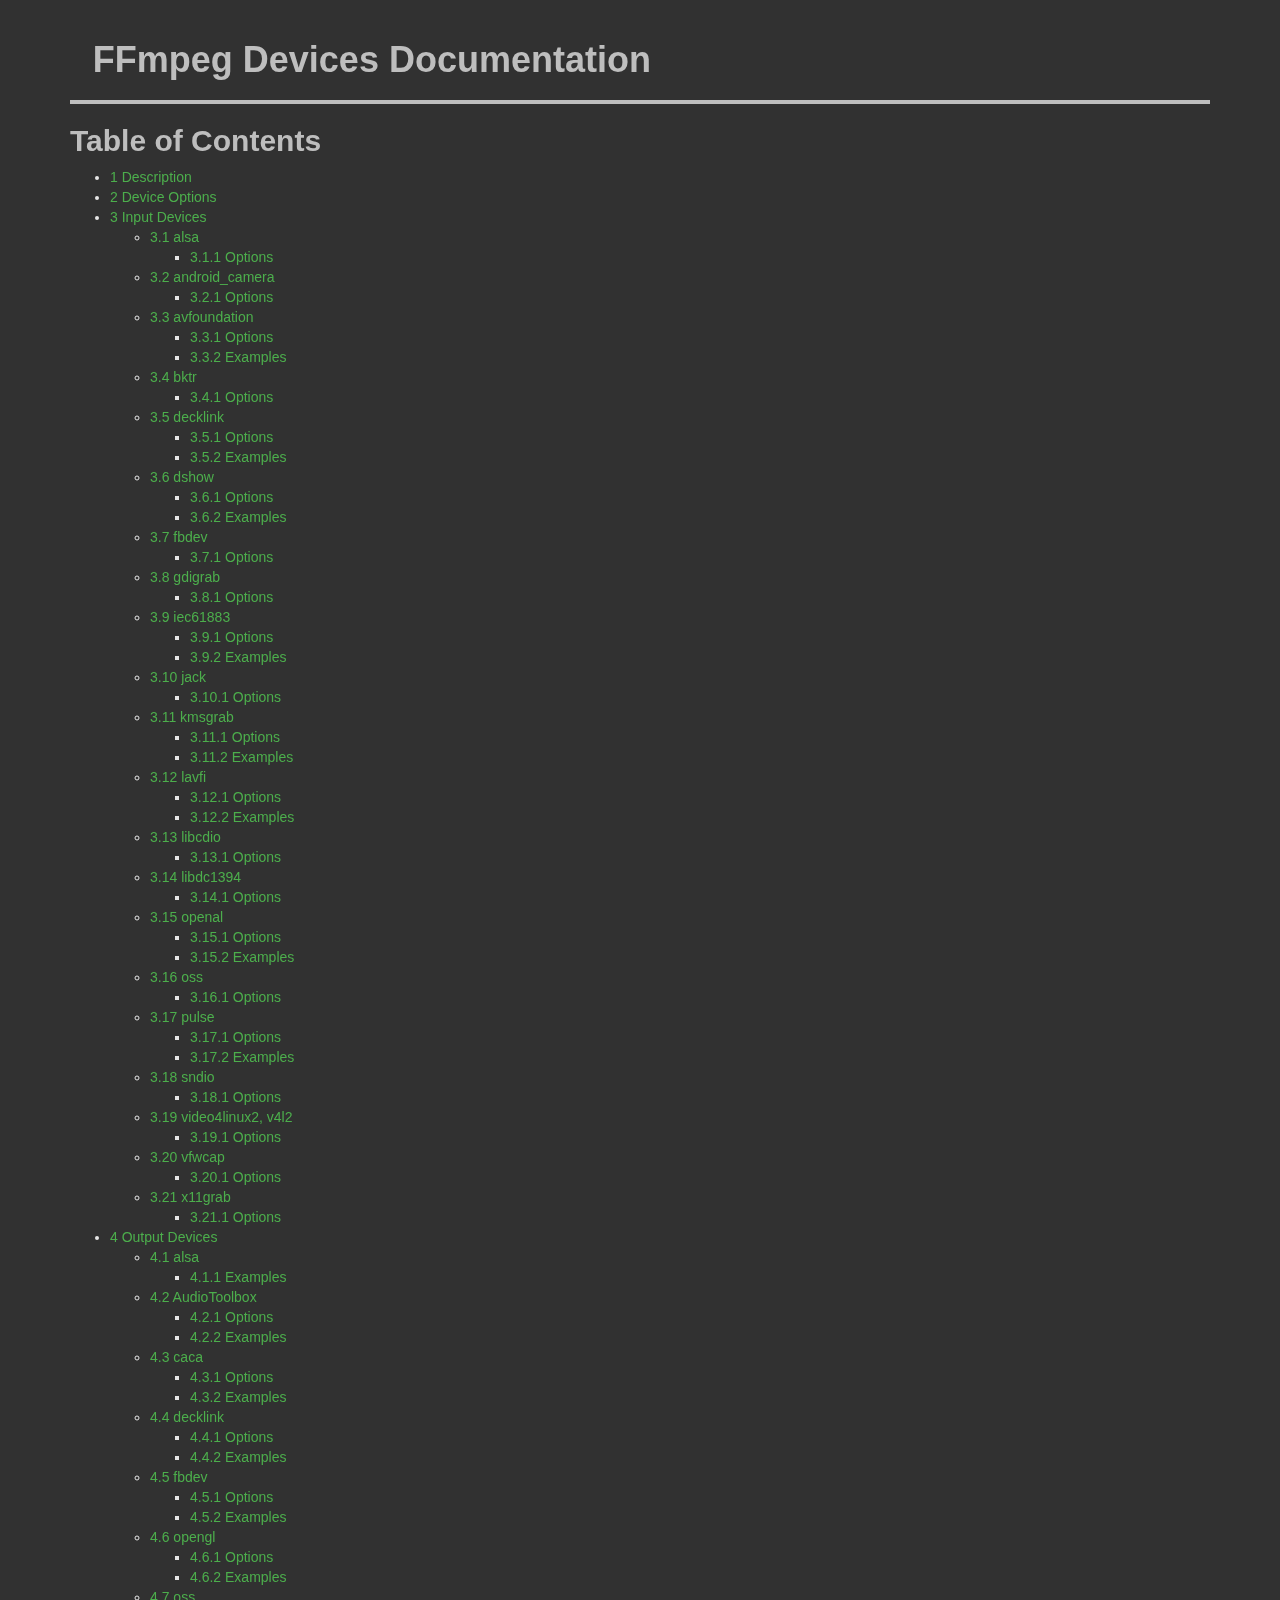
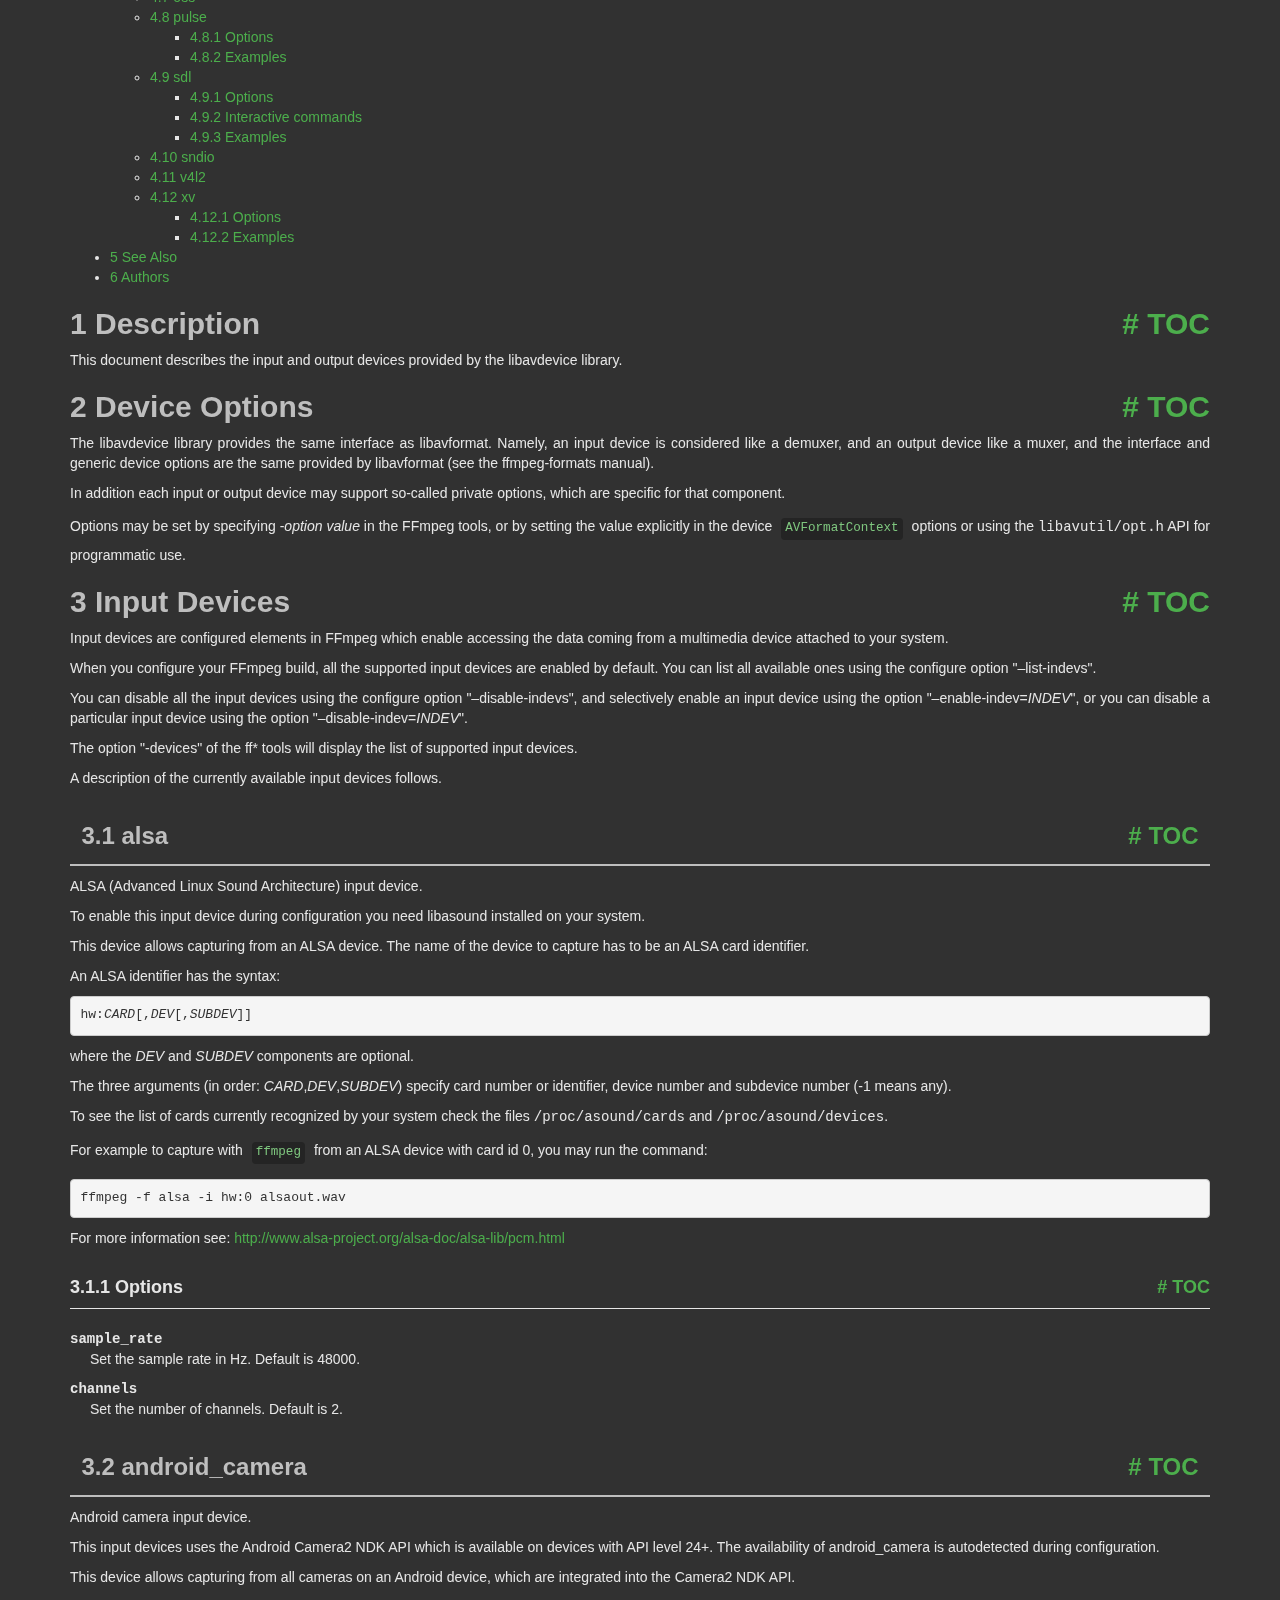
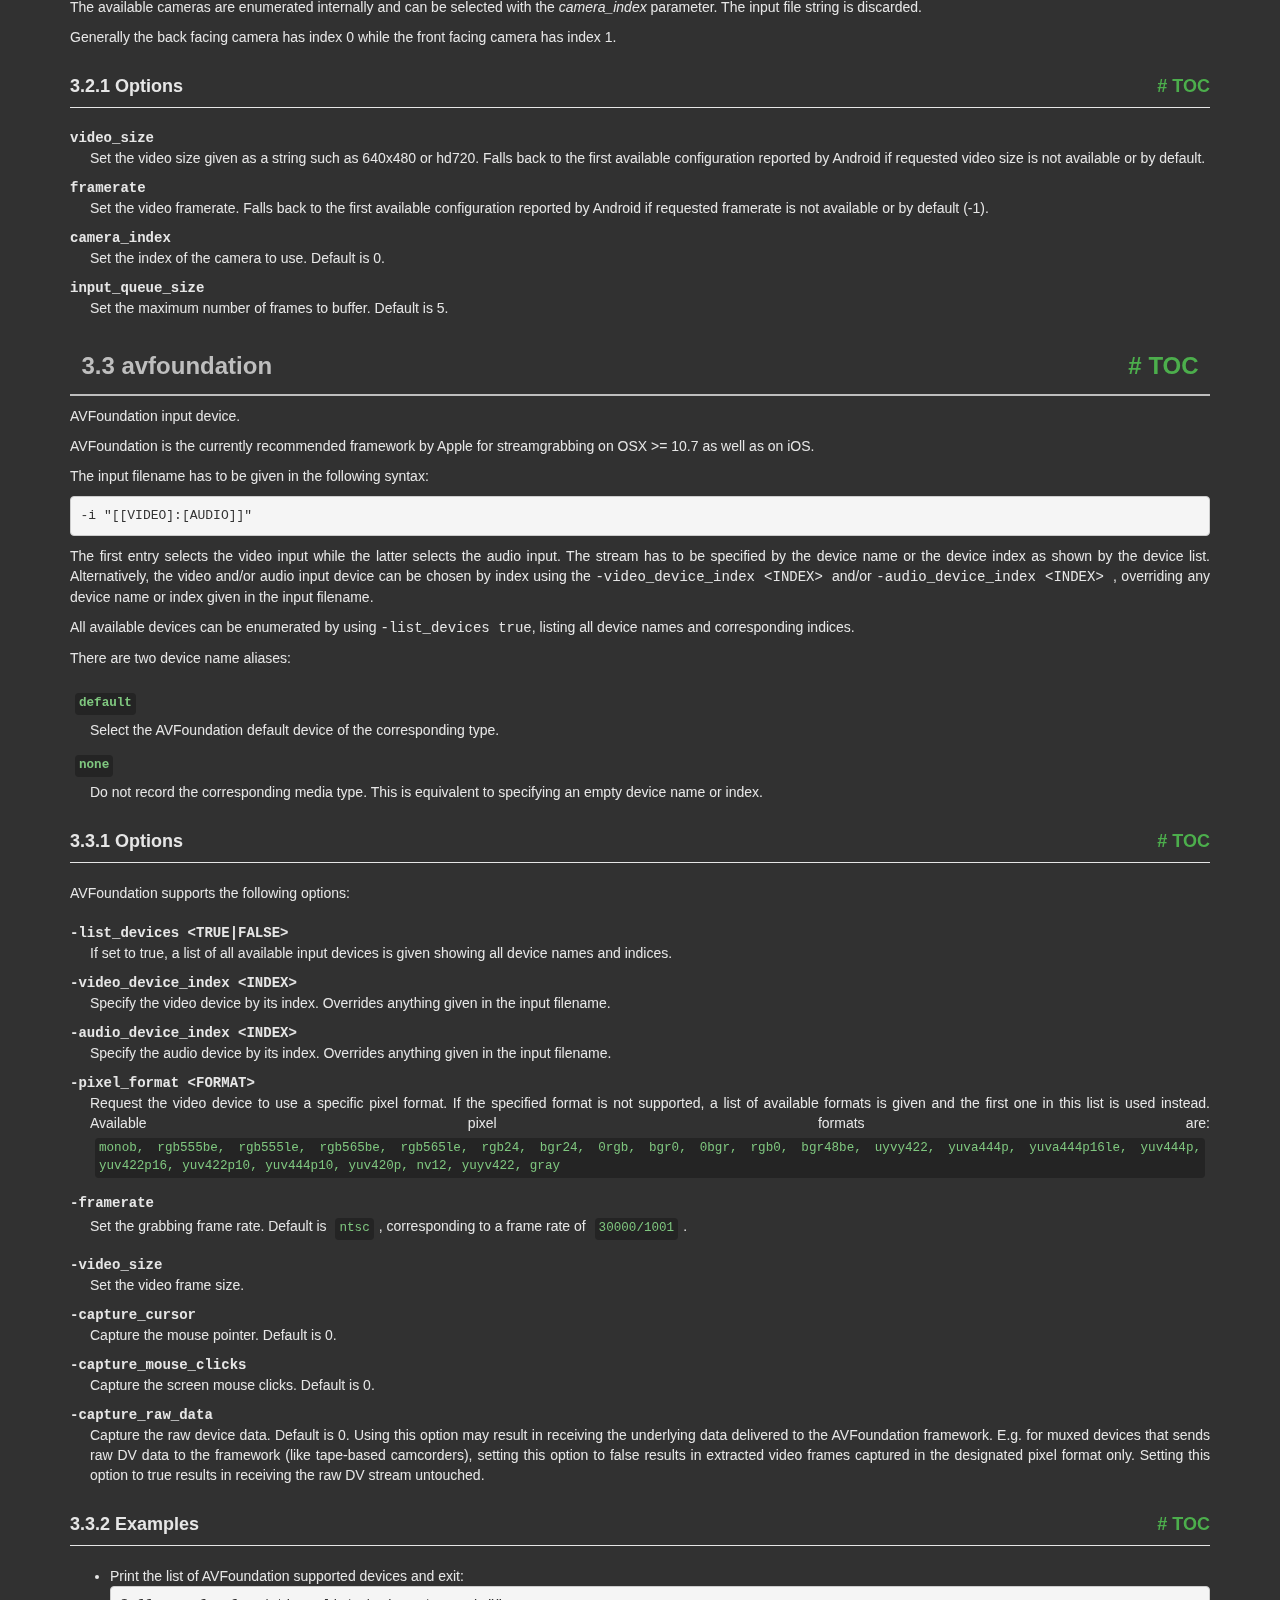
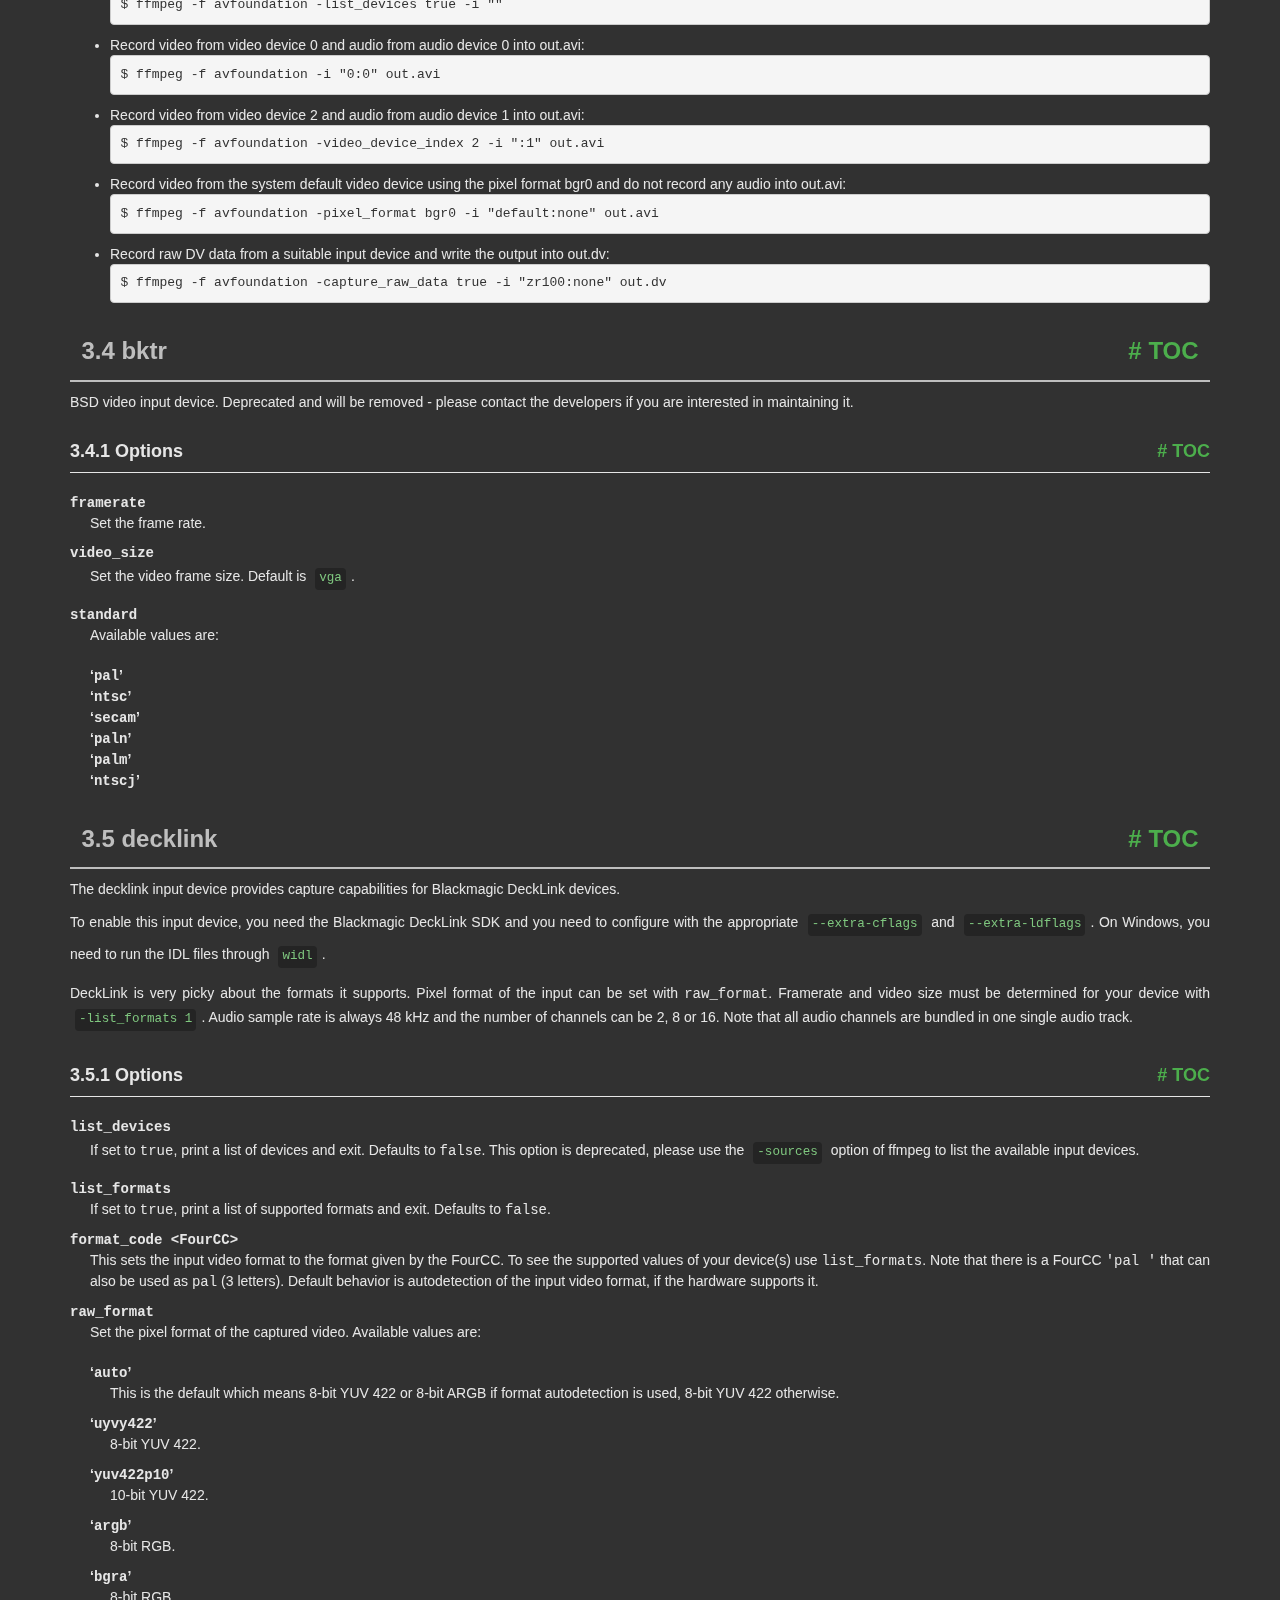
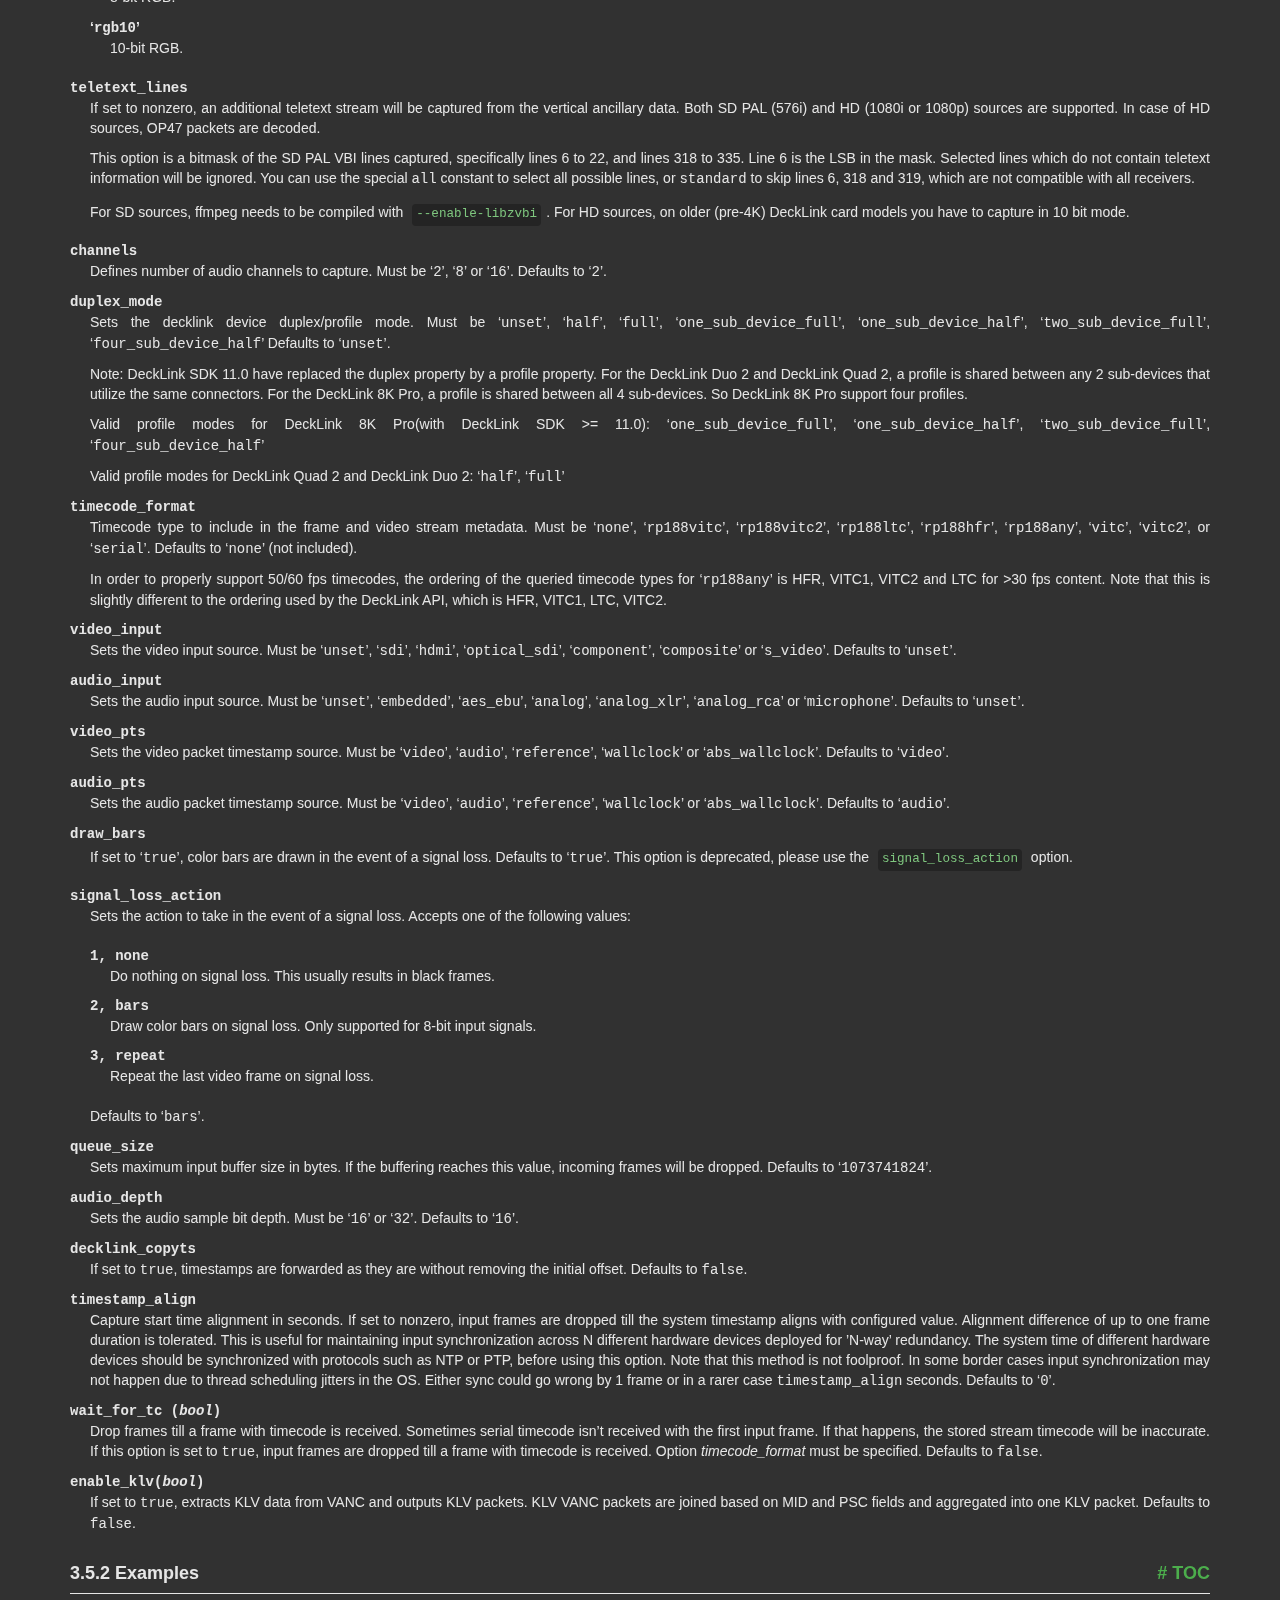
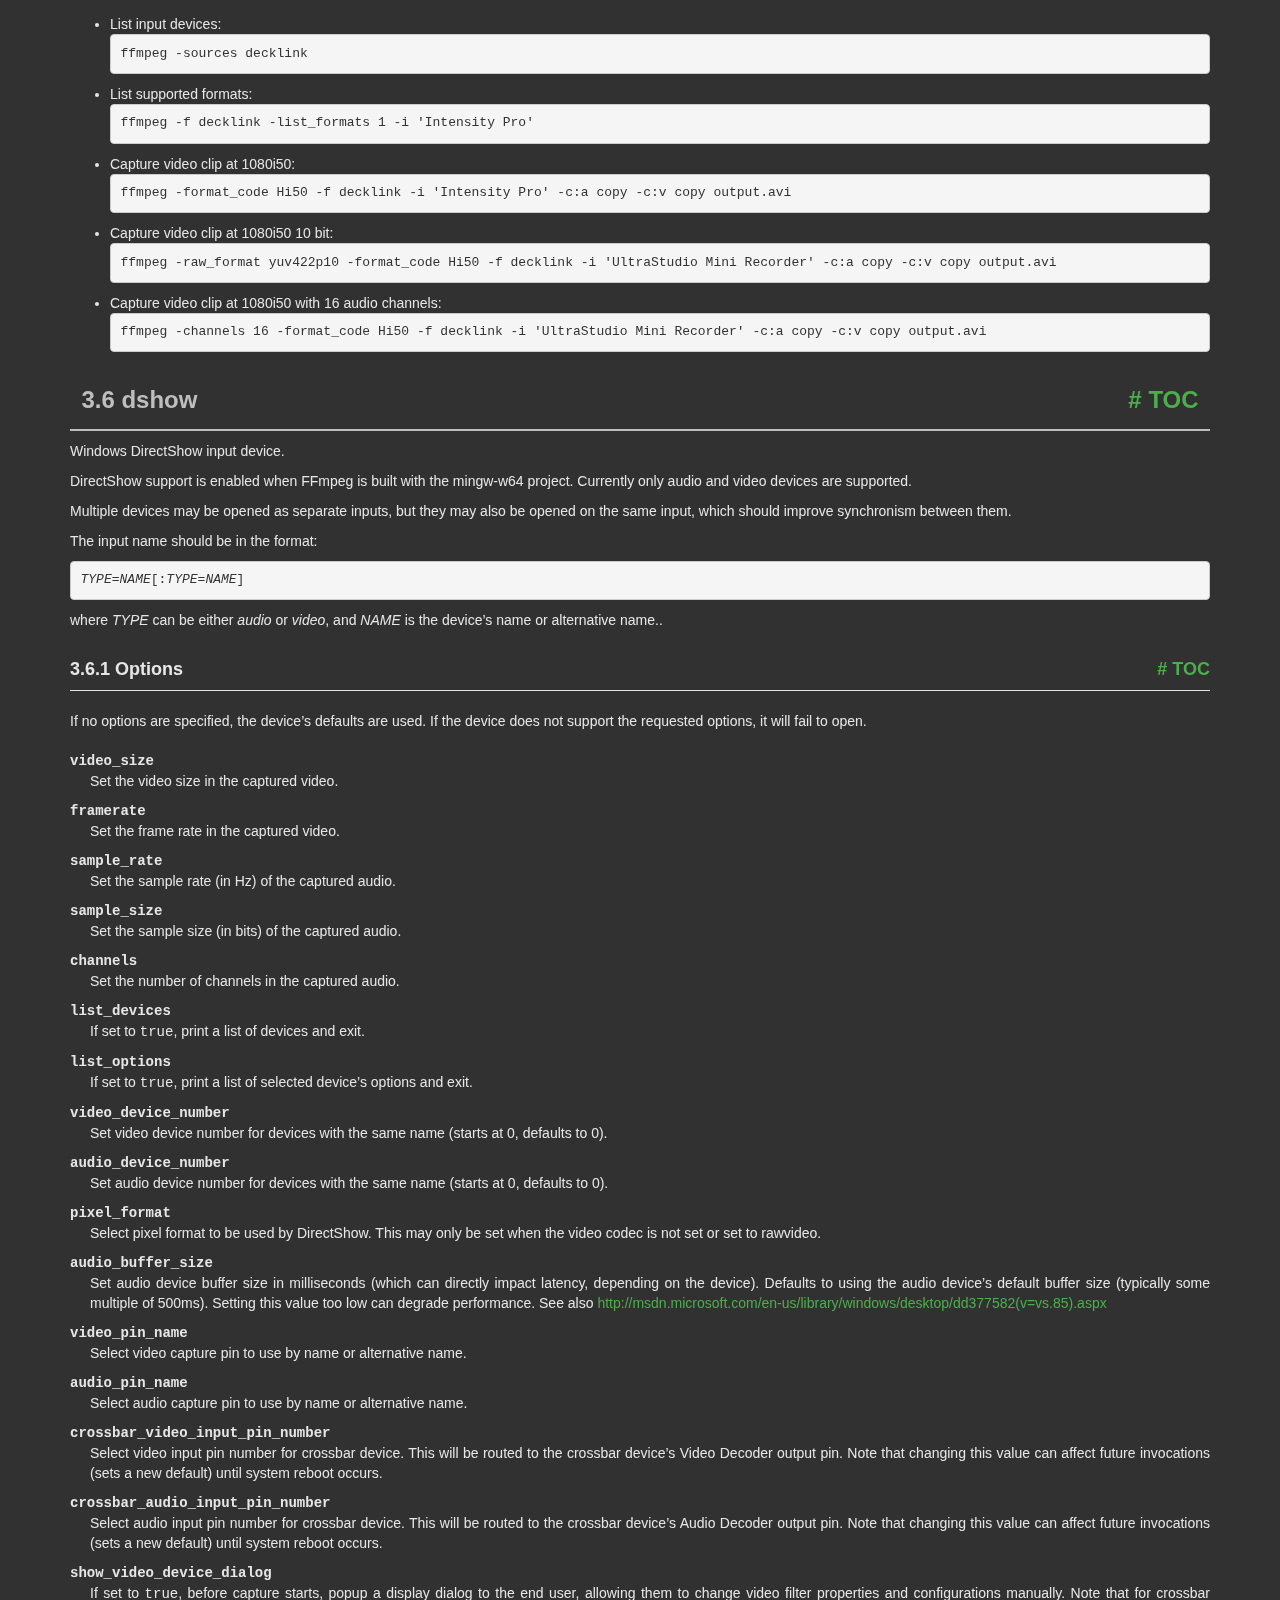
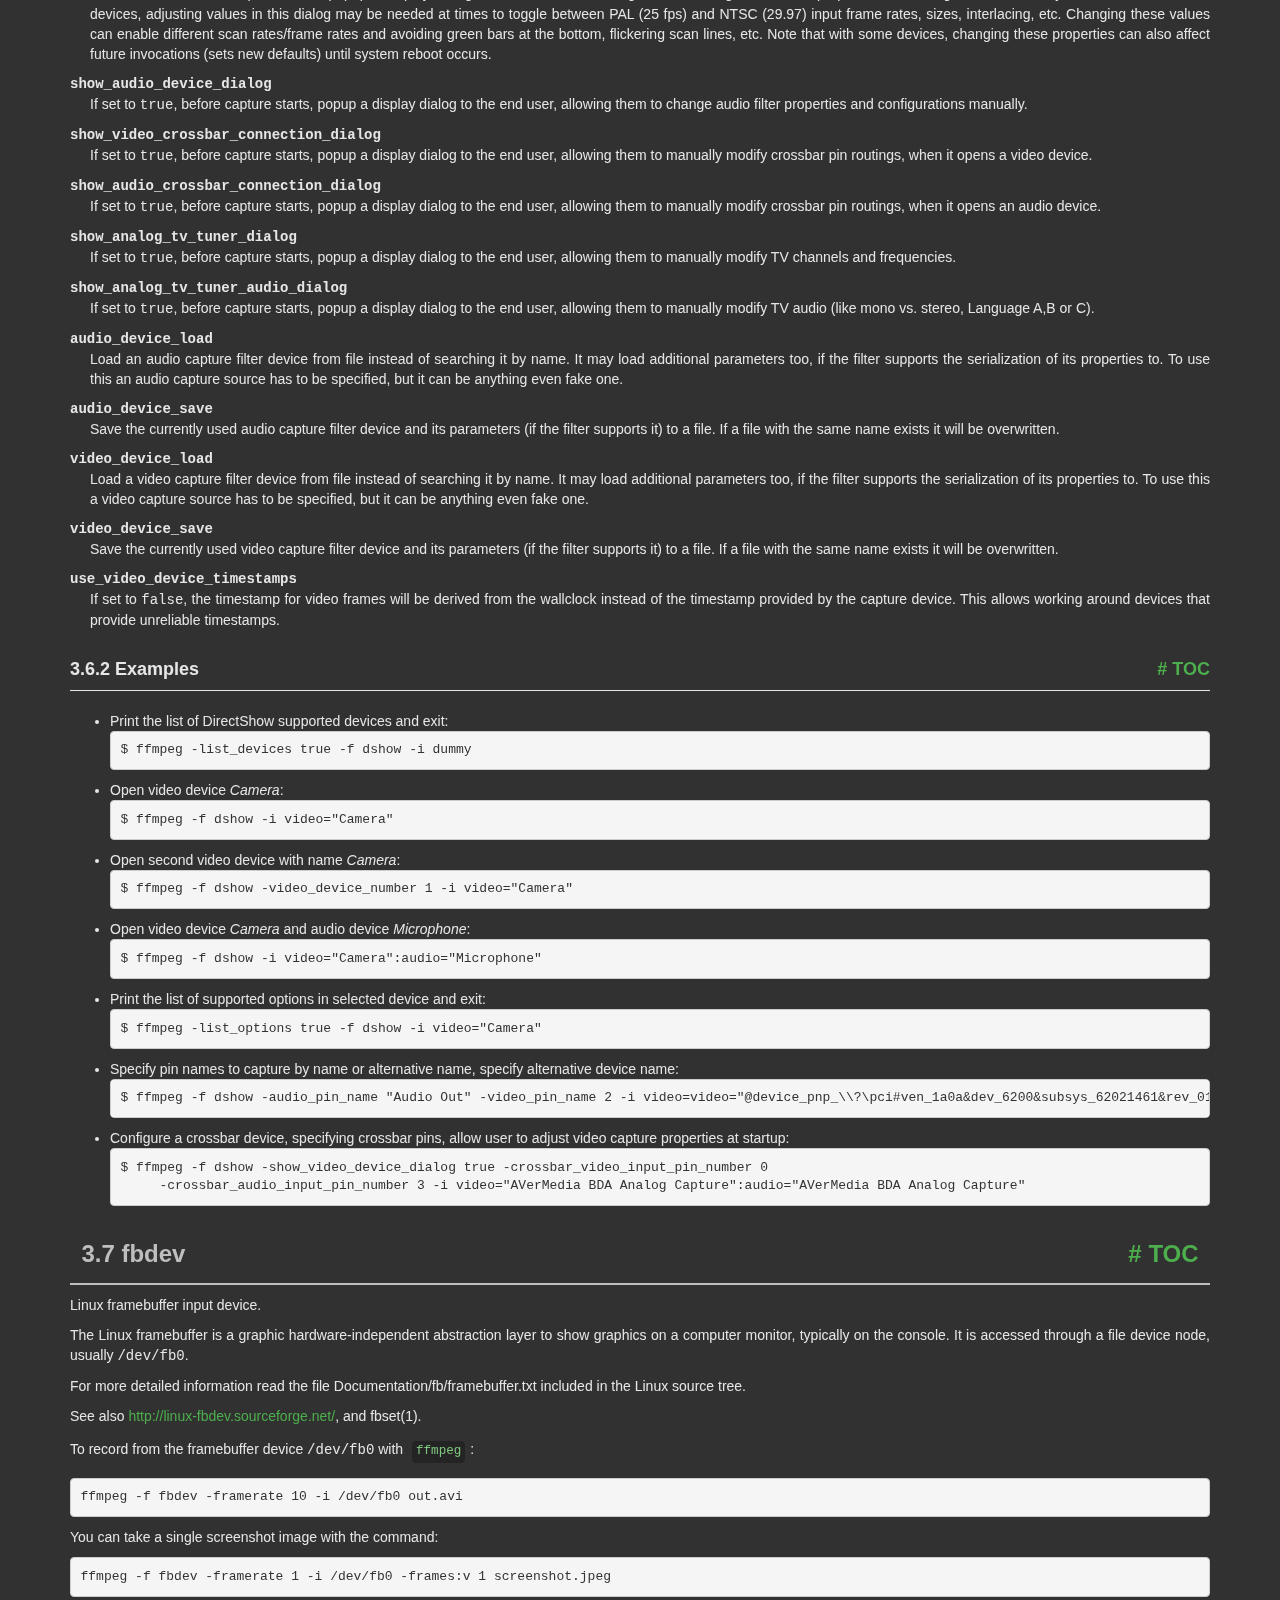
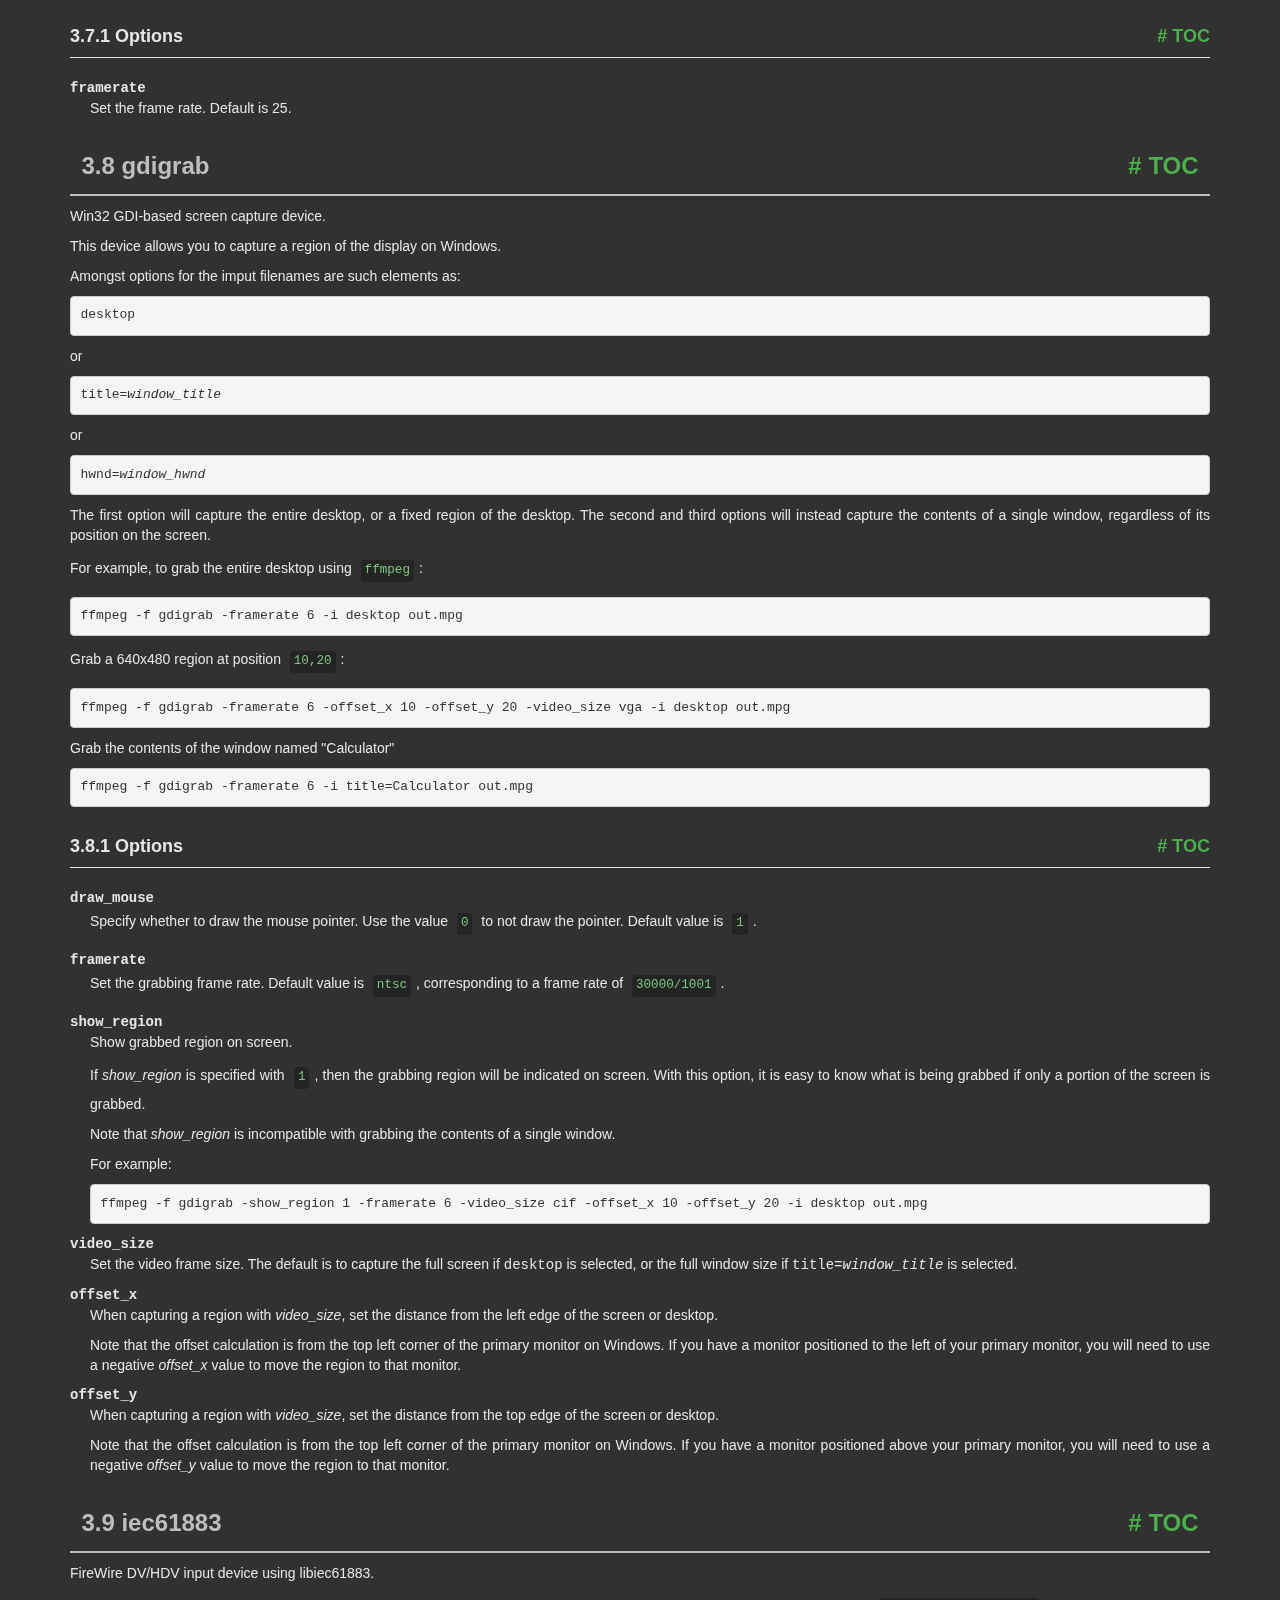
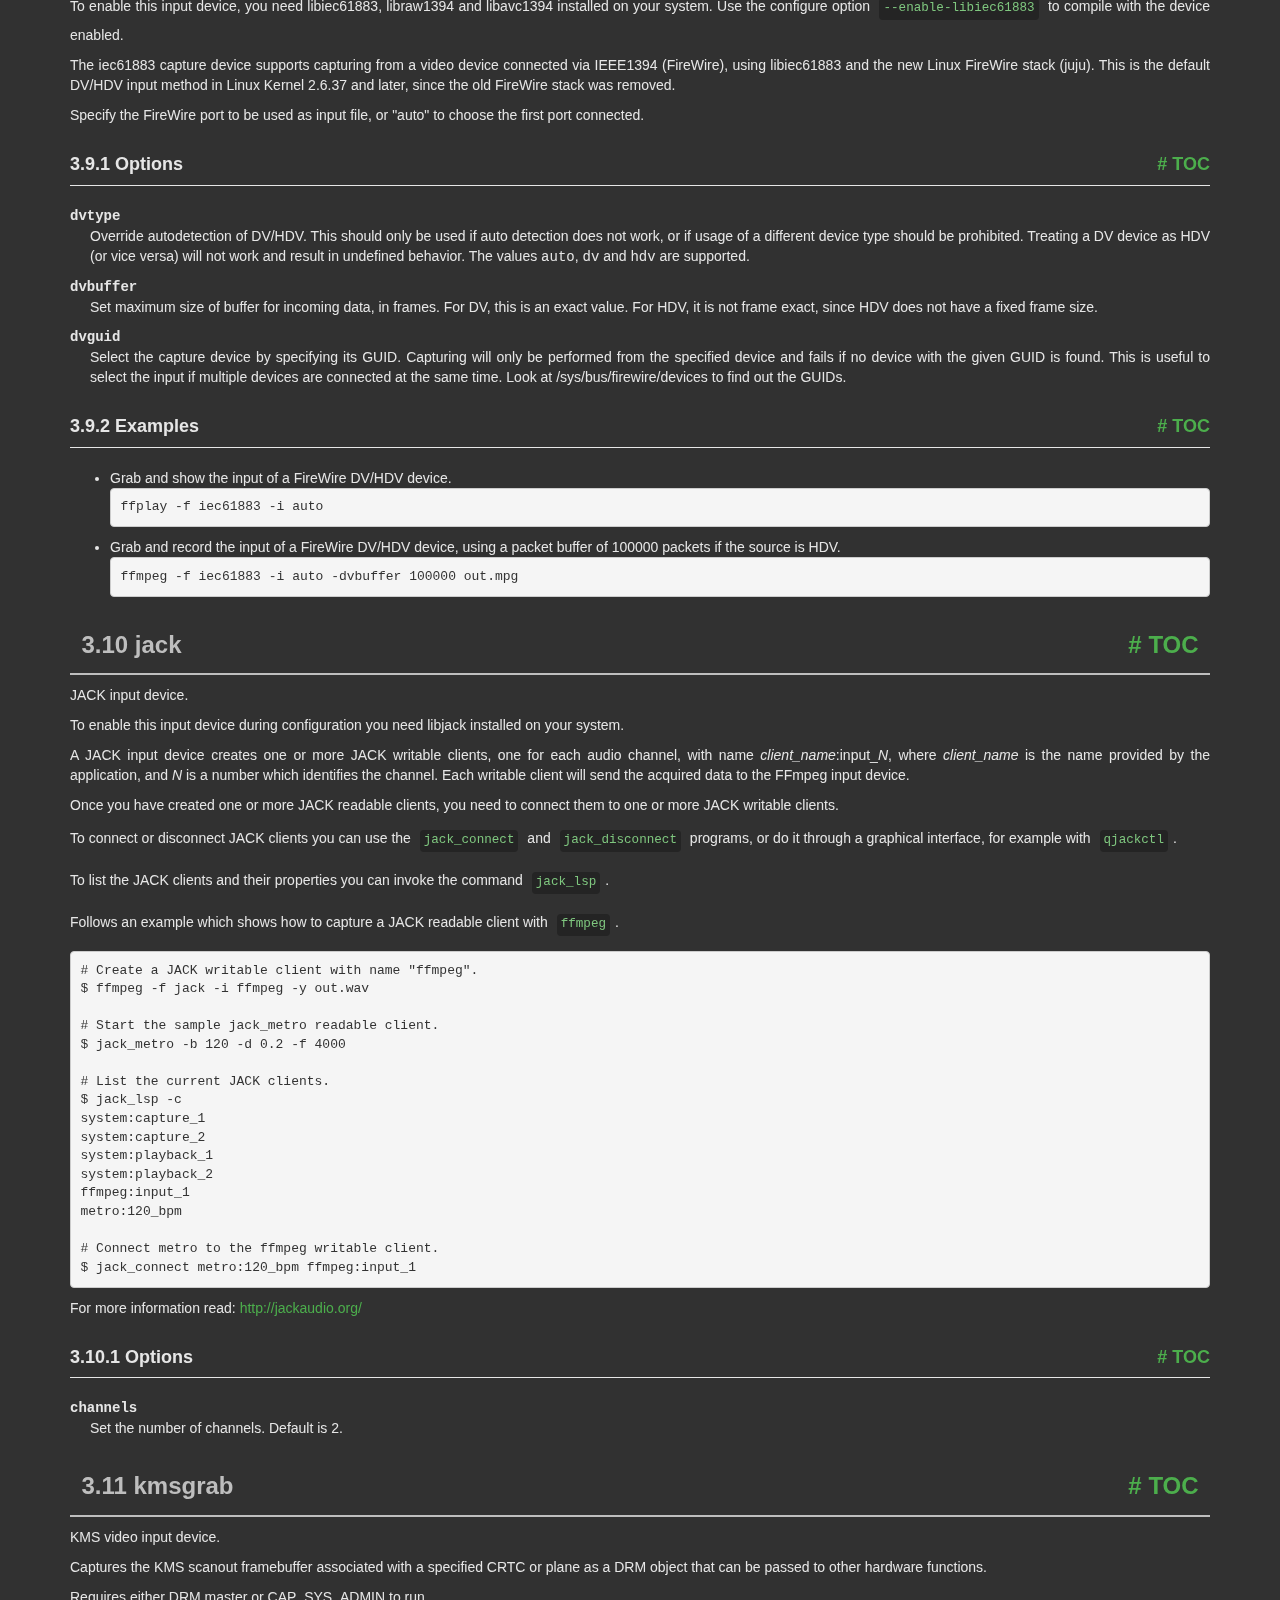
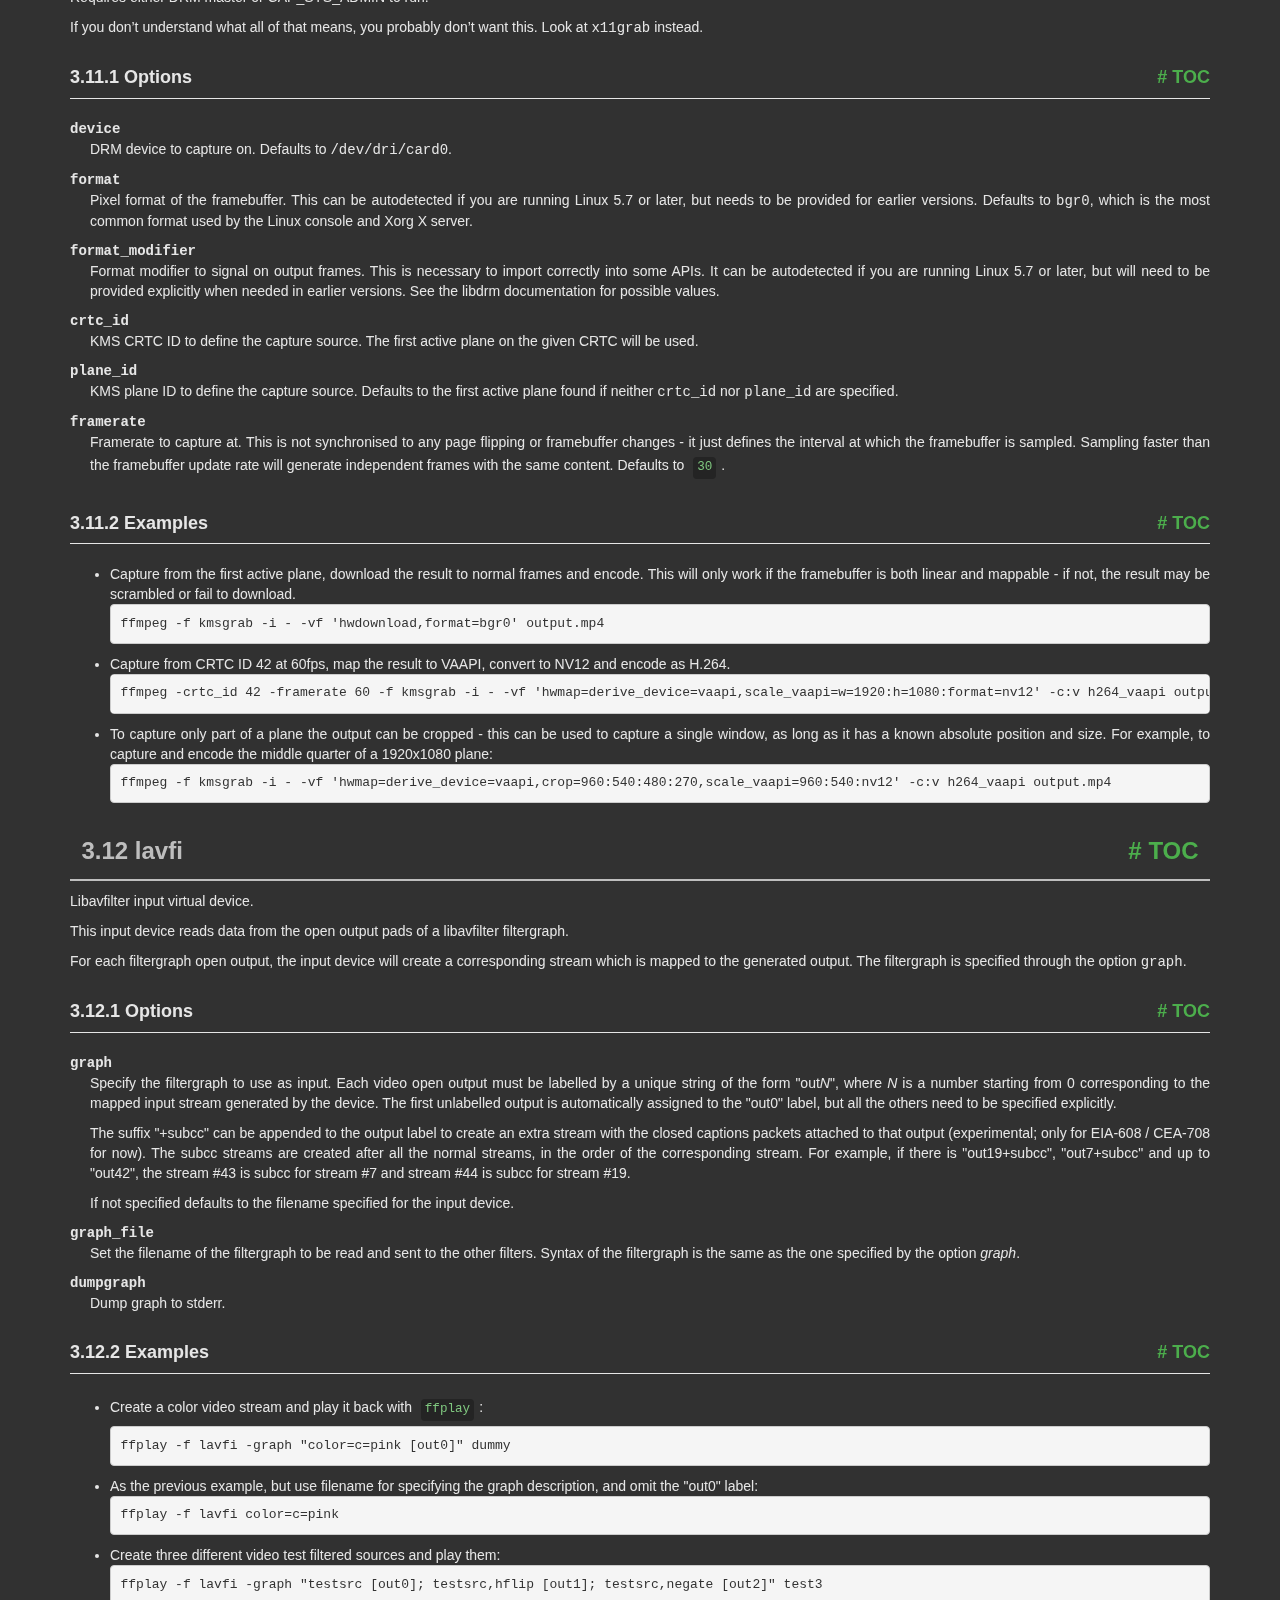
<file: ffmpeg-7.1.1-essentials_build/doc/ffmpeg-devices.html>
<!DOCTYPE html PUBLIC "-//W3C//DTD HTML 4.01 Transitional//EN" "http://www.w3.org/TR/html4/loose.dtd">
<html>
<!-- Created by , GNU Texinfo 7.1.1 -->
  <head>
    <meta charset="utf-8">
    <title>
      FFmpeg Devices Documentation
    </title>
    <meta name="viewport" content="width=device-width,initial-scale=1.0">
    <link rel="stylesheet" type="text/css" href="bootstrap.min.css">
    <link rel="stylesheet" type="text/css" href="style.min.css">
  </head>
  <body>
    <div class="container">
      <h1>
      FFmpeg Devices Documentation
      </h1>


<a name="SEC_Top"></a>

<div class="element-contents" id="SEC_Contents">
<h2 class="contents-heading">Table of Contents</h2>

<div class="contents">

<ul class="toc-numbered-mark">
  <li><a id="toc-Description" href="#Description">1 Description</a></li>
  <li><a id="toc-Device-Options" href="#Device-Options">2 Device Options</a></li>
  <li><a id="toc-Input-Devices" href="#Input-Devices">3 Input Devices</a>
  <ul class="toc-numbered-mark">
    <li><a id="toc-alsa" href="#alsa">3.1 alsa</a>
    <ul class="toc-numbered-mark">
      <li><a id="toc-Options" href="#Options">3.1.1 Options</a></li>
    </ul></li>
    <li><a id="toc-android_005fcamera" href="#android_005fcamera">3.2 android_camera</a>
    <ul class="toc-numbered-mark">
      <li><a id="toc-Options-1" href="#Options-1">3.2.1 Options</a></li>
    </ul></li>
    <li><a id="toc-avfoundation" href="#avfoundation">3.3 avfoundation</a>
    <ul class="toc-numbered-mark">
      <li><a id="toc-Options-2" href="#Options-2">3.3.1 Options</a></li>
      <li><a id="toc-Examples" href="#Examples">3.3.2 Examples</a></li>
    </ul></li>
    <li><a id="toc-bktr" href="#bktr">3.4 bktr</a>
    <ul class="toc-numbered-mark">
      <li><a id="toc-Options-3" href="#Options-3">3.4.1 Options</a></li>
    </ul></li>
    <li><a id="toc-decklink" href="#decklink">3.5 decklink</a>
    <ul class="toc-numbered-mark">
      <li><a id="toc-Options-4" href="#Options-4">3.5.1 Options</a></li>
      <li><a id="toc-Examples-1" href="#Examples-1">3.5.2 Examples</a></li>
    </ul></li>
    <li><a id="toc-dshow" href="#dshow">3.6 dshow</a>
    <ul class="toc-numbered-mark">
      <li><a id="toc-Options-5" href="#Options-5">3.6.1 Options</a></li>
      <li><a id="toc-Examples-2" href="#Examples-2">3.6.2 Examples</a></li>
    </ul></li>
    <li><a id="toc-fbdev" href="#fbdev">3.7 fbdev</a>
    <ul class="toc-numbered-mark">
      <li><a id="toc-Options-6" href="#Options-6">3.7.1 Options</a></li>
    </ul></li>
    <li><a id="toc-gdigrab" href="#gdigrab">3.8 gdigrab</a>
    <ul class="toc-numbered-mark">
      <li><a id="toc-Options-7" href="#Options-7">3.8.1 Options</a></li>
    </ul></li>
    <li><a id="toc-iec61883" href="#iec61883">3.9 iec61883</a>
    <ul class="toc-numbered-mark">
      <li><a id="toc-Options-8" href="#Options-8">3.9.1 Options</a></li>
      <li><a id="toc-Examples-3" href="#Examples-3">3.9.2 Examples</a></li>
    </ul></li>
    <li><a id="toc-jack" href="#jack">3.10 jack</a>
    <ul class="toc-numbered-mark">
      <li><a id="toc-Options-9" href="#Options-9">3.10.1 Options</a></li>
    </ul></li>
    <li><a id="toc-kmsgrab" href="#kmsgrab">3.11 kmsgrab</a>
    <ul class="toc-numbered-mark">
      <li><a id="toc-Options-10" href="#Options-10">3.11.1 Options</a></li>
      <li><a id="toc-Examples-4" href="#Examples-4">3.11.2 Examples</a></li>
    </ul></li>
    <li><a id="toc-lavfi" href="#lavfi">3.12 lavfi</a>
    <ul class="toc-numbered-mark">
      <li><a id="toc-Options-11" href="#Options-11">3.12.1 Options</a></li>
      <li><a id="toc-Examples-5" href="#Examples-5">3.12.2 Examples</a></li>
    </ul></li>
    <li><a id="toc-libcdio" href="#libcdio">3.13 libcdio</a>
    <ul class="toc-numbered-mark">
      <li><a id="toc-Options-12" href="#Options-12">3.13.1 Options</a></li>
    </ul></li>
    <li><a id="toc-libdc1394" href="#libdc1394">3.14 libdc1394</a>
    <ul class="toc-numbered-mark">
      <li><a id="toc-Options-13" href="#Options-13">3.14.1 Options</a></li>
    </ul></li>
    <li><a id="toc-openal" href="#openal">3.15 openal</a>
    <ul class="toc-numbered-mark">
      <li><a id="toc-Options-14" href="#Options-14">3.15.1 Options</a></li>
      <li><a id="toc-Examples-6" href="#Examples-6">3.15.2 Examples</a></li>
    </ul></li>
    <li><a id="toc-oss" href="#oss">3.16 oss</a>
    <ul class="toc-numbered-mark">
      <li><a id="toc-Options-15" href="#Options-15">3.16.1 Options</a></li>
    </ul></li>
    <li><a id="toc-pulse" href="#pulse">3.17 pulse</a>
    <ul class="toc-numbered-mark">
      <li><a id="toc-Options-16" href="#Options-16">3.17.1 Options</a></li>
      <li><a id="toc-Examples-7" href="#Examples-7">3.17.2 Examples</a></li>
    </ul></li>
    <li><a id="toc-sndio" href="#sndio">3.18 sndio</a>
    <ul class="toc-numbered-mark">
      <li><a id="toc-Options-17" href="#Options-17">3.18.1 Options</a></li>
    </ul></li>
    <li><a id="toc-video4linux2_002c-v4l2" href="#video4linux2_002c-v4l2">3.19 video4linux2, v4l2</a>
    <ul class="toc-numbered-mark">
      <li><a id="toc-Options-18" href="#Options-18">3.19.1 Options</a></li>
    </ul></li>
    <li><a id="toc-vfwcap" href="#vfwcap">3.20 vfwcap</a>
    <ul class="toc-numbered-mark">
      <li><a id="toc-Options-19" href="#Options-19">3.20.1 Options</a></li>
    </ul></li>
    <li><a id="toc-x11grab" href="#x11grab">3.21 x11grab</a>
    <ul class="toc-numbered-mark">
      <li><a id="toc-Options-20" href="#Options-20">3.21.1 Options</a></li>
    </ul></li>
  </ul></li>
  <li><a id="toc-Output-Devices" href="#Output-Devices">4 Output Devices</a>
  <ul class="toc-numbered-mark">
    <li><a id="toc-alsa-1" href="#alsa-1">4.1 alsa</a>
    <ul class="toc-numbered-mark">
      <li><a id="toc-Examples-8" href="#Examples-8">4.1.1 Examples</a></li>
    </ul></li>
    <li><a id="toc-AudioToolbox" href="#AudioToolbox">4.2 AudioToolbox</a>
    <ul class="toc-numbered-mark">
      <li><a id="toc-Options-21" href="#Options-21">4.2.1 Options</a></li>
      <li><a id="toc-Examples-9" href="#Examples-9">4.2.2 Examples</a></li>
    </ul></li>
    <li><a id="toc-caca" href="#caca">4.3 caca</a>
    <ul class="toc-numbered-mark">
      <li><a id="toc-Options-22" href="#Options-22">4.3.1 Options</a></li>
      <li><a id="toc-Examples-10" href="#Examples-10">4.3.2 Examples</a></li>
    </ul></li>
    <li><a id="toc-decklink-1" href="#decklink-1">4.4 decklink</a>
    <ul class="toc-numbered-mark">
      <li><a id="toc-Options-23" href="#Options-23">4.4.1 Options</a></li>
      <li><a id="toc-Examples-11" href="#Examples-11">4.4.2 Examples</a></li>
    </ul></li>
    <li><a id="toc-fbdev-1" href="#fbdev-1">4.5 fbdev</a>
    <ul class="toc-numbered-mark">
      <li><a id="toc-Options-24" href="#Options-24">4.5.1 Options</a></li>
      <li><a id="toc-Examples-12" href="#Examples-12">4.5.2 Examples</a></li>
    </ul></li>
    <li><a id="toc-opengl" href="#opengl">4.6 opengl</a>
    <ul class="toc-numbered-mark">
      <li><a id="toc-Options-25" href="#Options-25">4.6.1 Options</a></li>
      <li><a id="toc-Examples-13" href="#Examples-13">4.6.2 Examples</a></li>
    </ul></li>
    <li><a id="toc-oss-1" href="#oss-1">4.7 oss</a></li>
    <li><a id="toc-pulse-1" href="#pulse-1">4.8 pulse</a>
    <ul class="toc-numbered-mark">
      <li><a id="toc-Options-26" href="#Options-26">4.8.1 Options</a></li>
      <li><a id="toc-Examples-14" href="#Examples-14">4.8.2 Examples</a></li>
    </ul></li>
    <li><a id="toc-sdl" href="#sdl">4.9 sdl</a>
    <ul class="toc-numbered-mark">
      <li><a id="toc-Options-27" href="#Options-27">4.9.1 Options</a></li>
      <li><a id="toc-Interactive-commands" href="#Interactive-commands">4.9.2 Interactive commands</a></li>
      <li><a id="toc-Examples-15" href="#Examples-15">4.9.3 Examples</a></li>
    </ul></li>
    <li><a id="toc-sndio-1" href="#sndio-1">4.10 sndio</a></li>
    <li><a id="toc-v4l2" href="#v4l2">4.11 v4l2</a></li>
    <li><a id="toc-xv" href="#xv">4.12 xv</a>
    <ul class="toc-numbered-mark">
      <li><a id="toc-Options-28" href="#Options-28">4.12.1 Options</a></li>
      <li><a id="toc-Examples-16" href="#Examples-16">4.12.2 Examples</a></li>
    </ul></li>
  </ul></li>
  <li><a id="toc-See-Also" href="#See-Also">5 See Also</a></li>
  <li><a id="toc-Authors" href="#Authors">6 Authors</a></li>
</ul>
</div>
</div>

<a name="Description"></a>
<h2 class="chapter">1 Description<span class="pull-right"><a class="anchor hidden-xs" href="#Description" aria-hidden="true">#</a> <a class="anchor hidden-xs"href="#toc-Description" aria-hidden="true">TOC</a></span></h2>

<p>This document describes the input and output devices provided by the
libavdevice library.
</p>

<a name="Device-Options"></a>
<h2 class="chapter">2 Device Options<span class="pull-right"><a class="anchor hidden-xs" href="#Device-Options" aria-hidden="true">#</a> <a class="anchor hidden-xs"href="#toc-Device-Options" aria-hidden="true">TOC</a></span></h2>

<p>The libavdevice library provides the same interface as
libavformat. Namely, an input device is considered like a demuxer, and
an output device like a muxer, and the interface and generic device
options are the same provided by libavformat (see the ffmpeg-formats
manual).
</p>
<p>In addition each input or output device may support so-called private
options, which are specific for that component.
</p>
<p>Options may be set by specifying -<var class="var">option</var> <var class="var">value</var> in the
FFmpeg tools, or by setting the value explicitly in the device
<code class="code">AVFormatContext</code> options or using the <samp class="file">libavutil/opt.h</samp> API
for programmatic use.
</p>

<a name="Input-Devices"></a>
<h2 class="chapter">3 Input Devices<span class="pull-right"><a class="anchor hidden-xs" href="#Input-Devices" aria-hidden="true">#</a> <a class="anchor hidden-xs"href="#toc-Input-Devices" aria-hidden="true">TOC</a></span></h2>

<p>Input devices are configured elements in FFmpeg which enable accessing
the data coming from a multimedia device attached to your system.
</p>
<p>When you configure your FFmpeg build, all the supported input devices
are enabled by default. You can list all available ones using the
configure option &quot;&ndash;list-indevs&quot;.
</p>
<p>You can disable all the input devices using the configure option
&quot;&ndash;disable-indevs&quot;, and selectively enable an input device using the
option &quot;&ndash;enable-indev=<var class="var">INDEV</var>&quot;, or you can disable a particular
input device using the option &quot;&ndash;disable-indev=<var class="var">INDEV</var>&quot;.
</p>
<p>The option &quot;-devices&quot; of the ff* tools will display the list of
supported input devices.
</p>
<p>A description of the currently available input devices follows.
</p>
<a name="alsa"></a>
<h3 class="section">3.1 alsa<span class="pull-right"><a class="anchor hidden-xs" href="#alsa" aria-hidden="true">#</a> <a class="anchor hidden-xs"href="#toc-alsa" aria-hidden="true">TOC</a></span></h3>

<p>ALSA (Advanced Linux Sound Architecture) input device.
</p>
<p>To enable this input device during configuration you need libasound
installed on your system.
</p>
<p>This device allows capturing from an ALSA device. The name of the
device to capture has to be an ALSA card identifier.
</p>
<p>An ALSA identifier has the syntax:
</p><div class="example">
<pre class="example-preformatted">hw:<var class="var">CARD</var>[,<var class="var">DEV</var>[,<var class="var">SUBDEV</var>]]
</pre></div>

<p>where the <var class="var">DEV</var> and <var class="var">SUBDEV</var> components are optional.
</p>
<p>The three arguments (in order: <var class="var">CARD</var>,<var class="var">DEV</var>,<var class="var">SUBDEV</var>)
specify card number or identifier, device number and subdevice number
(-1 means any).
</p>
<p>To see the list of cards currently recognized by your system check the
files <samp class="file">/proc/asound/cards</samp> and <samp class="file">/proc/asound/devices</samp>.
</p>
<p>For example to capture with <code class="command">ffmpeg</code> from an ALSA device with
card id 0, you may run the command:
</p><div class="example">
<pre class="example-preformatted">ffmpeg -f alsa -i hw:0 alsaout.wav
</pre></div>

<p>For more information see:
<a class="url" href="http://www.alsa-project.org/alsa-doc/alsa-lib/pcm.html">http://www.alsa-project.org/alsa-doc/alsa-lib/pcm.html</a>
</p>
<a name="Options"></a>
<h4 class="subsection">3.1.1 Options<span class="pull-right"><a class="anchor hidden-xs" href="#Options" aria-hidden="true">#</a> <a class="anchor hidden-xs"href="#toc-Options" aria-hidden="true">TOC</a></span></h4>

<dl class="table">
<dt><samp class="option">sample_rate</samp></dt>
<dd><p>Set the sample rate in Hz. Default is 48000.
</p>
</dd>
<dt><samp class="option">channels</samp></dt>
<dd><p>Set the number of channels. Default is 2.
</p>
</dd>
</dl>

<a name="android_005fcamera"></a>
<h3 class="section">3.2 android_camera<span class="pull-right"><a class="anchor hidden-xs" href="#android_005fcamera" aria-hidden="true">#</a> <a class="anchor hidden-xs"href="#toc-android_005fcamera" aria-hidden="true">TOC</a></span></h3>

<p>Android camera input device.
</p>
<p>This input devices uses the Android Camera2 NDK API which is
available on devices with API level 24+. The availability of
android_camera is autodetected during configuration.
</p>
<p>This device allows capturing from all cameras on an Android device,
which are integrated into the Camera2 NDK API.
</p>
<p>The available cameras are enumerated internally and can be selected
with the <var class="var">camera_index</var> parameter. The input file string is
discarded.
</p>
<p>Generally the back facing camera has index 0 while the front facing
camera has index 1.
</p>
<a name="Options-1"></a>
<h4 class="subsection">3.2.1 Options<span class="pull-right"><a class="anchor hidden-xs" href="#Options-1" aria-hidden="true">#</a> <a class="anchor hidden-xs"href="#toc-Options-1" aria-hidden="true">TOC</a></span></h4>

<dl class="table">
<dt><samp class="option">video_size</samp></dt>
<dd><p>Set the video size given as a string such as 640x480 or hd720.
Falls back to the first available configuration reported by
Android if requested video size is not available or by default.
</p>
</dd>
<dt><samp class="option">framerate</samp></dt>
<dd><p>Set the video framerate.
Falls back to the first available configuration reported by
Android if requested framerate is not available or by default (-1).
</p>
</dd>
<dt><samp class="option">camera_index</samp></dt>
<dd><p>Set the index of the camera to use. Default is 0.
</p>
</dd>
<dt><samp class="option">input_queue_size</samp></dt>
<dd><p>Set the maximum number of frames to buffer. Default is 5.
</p>
</dd>
</dl>

<a name="avfoundation"></a>
<h3 class="section">3.3 avfoundation<span class="pull-right"><a class="anchor hidden-xs" href="#avfoundation" aria-hidden="true">#</a> <a class="anchor hidden-xs"href="#toc-avfoundation" aria-hidden="true">TOC</a></span></h3>

<p>AVFoundation input device.
</p>
<p>AVFoundation is the currently recommended framework by Apple for streamgrabbing on OSX &gt;= 10.7 as well as on iOS.
</p>
<p>The input filename has to be given in the following syntax:
</p><div class="example">
<pre class="example-preformatted">-i &quot;[[VIDEO]:[AUDIO]]&quot;
</pre></div>
<p>The first entry selects the video input while the latter selects the audio input.
The stream has to be specified by the device name or the device index as shown by the device list.
Alternatively, the video and/or audio input device can be chosen by index using the
<samp class="option">
    -video_device_index &lt;INDEX&gt;
</samp>
and/or
<samp class="option">
    -audio_device_index &lt;INDEX&gt;
</samp>
, overriding any
device name or index given in the input filename.
</p>
<p>All available devices can be enumerated by using <samp class="option">-list_devices true</samp>, listing
all device names and corresponding indices.
</p>
<p>There are two device name aliases:
</p><dl class="table">
<dt><code class="code">default</code></dt>
<dd><p>Select the AVFoundation default device of the corresponding type.
</p>
</dd>
<dt><code class="code">none</code></dt>
<dd><p>Do not record the corresponding media type.
This is equivalent to specifying an empty device name or index.
</p>
</dd>
</dl>

<a name="Options-2"></a>
<h4 class="subsection">3.3.1 Options<span class="pull-right"><a class="anchor hidden-xs" href="#Options-2" aria-hidden="true">#</a> <a class="anchor hidden-xs"href="#toc-Options-2" aria-hidden="true">TOC</a></span></h4>

<p>AVFoundation supports the following options:
</p>
<dl class="table">
<dt><samp class="option">-list_devices &lt;TRUE|FALSE&gt;</samp></dt>
<dd><p>If set to true, a list of all available input devices is given showing all
device names and indices.
</p>
</dd>
<dt><samp class="option">-video_device_index &lt;INDEX&gt;</samp></dt>
<dd><p>Specify the video device by its index. Overrides anything given in the input filename.
</p>
</dd>
<dt><samp class="option">-audio_device_index &lt;INDEX&gt;</samp></dt>
<dd><p>Specify the audio device by its index. Overrides anything given in the input filename.
</p>
</dd>
<dt><samp class="option">-pixel_format &lt;FORMAT&gt;</samp></dt>
<dd><p>Request the video device to use a specific pixel format.
If the specified format is not supported, a list of available formats is given
and the first one in this list is used instead. Available pixel formats are:
<code class="code">monob, rgb555be, rgb555le, rgb565be, rgb565le, rgb24, bgr24, 0rgb, bgr0, 0bgr, rgb0,
 bgr48be, uyvy422, yuva444p, yuva444p16le, yuv444p, yuv422p16, yuv422p10, yuv444p10,
 yuv420p, nv12, yuyv422, gray</code>
</p>
</dd>
<dt><samp class="option">-framerate</samp></dt>
<dd><p>Set the grabbing frame rate. Default is <code class="code">ntsc</code>, corresponding to a
frame rate of <code class="code">30000/1001</code>.
</p>
</dd>
<dt><samp class="option">-video_size</samp></dt>
<dd><p>Set the video frame size.
</p>
</dd>
<dt><samp class="option">-capture_cursor</samp></dt>
<dd><p>Capture the mouse pointer. Default is 0.
</p>
</dd>
<dt><samp class="option">-capture_mouse_clicks</samp></dt>
<dd><p>Capture the screen mouse clicks. Default is 0.
</p>
</dd>
<dt><samp class="option">-capture_raw_data</samp></dt>
<dd><p>Capture the raw device data. Default is 0.
Using this option may result in receiving the underlying data delivered to the AVFoundation framework. E.g. for muxed devices that sends raw DV data to the framework (like tape-based camcorders), setting this option to false results in extracted video frames captured in the designated pixel format only. Setting this option to true results in receiving the raw DV stream untouched.
</p></dd>
</dl>

<a name="Examples"></a>
<h4 class="subsection">3.3.2 Examples<span class="pull-right"><a class="anchor hidden-xs" href="#Examples" aria-hidden="true">#</a> <a class="anchor hidden-xs"href="#toc-Examples" aria-hidden="true">TOC</a></span></h4>

<ul class="itemize mark-bullet">
<li>Print the list of AVFoundation supported devices and exit:
<div class="example">
<pre class="example-preformatted">$ ffmpeg -f avfoundation -list_devices true -i &quot;&quot;
</pre></div>

</li><li>Record video from video device 0 and audio from audio device 0 into out.avi:
<div class="example">
<pre class="example-preformatted">$ ffmpeg -f avfoundation -i &quot;0:0&quot; out.avi
</pre></div>

</li><li>Record video from video device 2 and audio from audio device 1 into out.avi:
<div class="example">
<pre class="example-preformatted">$ ffmpeg -f avfoundation -video_device_index 2 -i &quot;:1&quot; out.avi
</pre></div>

</li><li>Record video from the system default video device using the pixel format bgr0 and do not record any audio into out.avi:
<div class="example">
<pre class="example-preformatted">$ ffmpeg -f avfoundation -pixel_format bgr0 -i &quot;default:none&quot; out.avi
</pre></div>

</li><li>Record raw DV data from a suitable input device and write the output into out.dv:
<div class="example">
<pre class="example-preformatted">$ ffmpeg -f avfoundation -capture_raw_data true -i &quot;zr100:none&quot; out.dv
</pre></div>


</li></ul>

<a name="bktr"></a>
<h3 class="section">3.4 bktr<span class="pull-right"><a class="anchor hidden-xs" href="#bktr" aria-hidden="true">#</a> <a class="anchor hidden-xs"href="#toc-bktr" aria-hidden="true">TOC</a></span></h3>

<p>BSD video input device. Deprecated and will be removed - please contact
the developers if you are interested in maintaining it.
</p>
<a name="Options-3"></a>
<h4 class="subsection">3.4.1 Options<span class="pull-right"><a class="anchor hidden-xs" href="#Options-3" aria-hidden="true">#</a> <a class="anchor hidden-xs"href="#toc-Options-3" aria-hidden="true">TOC</a></span></h4>

<dl class="table">
<dt><samp class="option">framerate</samp></dt>
<dd><p>Set the frame rate.
</p>
</dd>
<dt><samp class="option">video_size</samp></dt>
<dd><p>Set the video frame size. Default is <code class="code">vga</code>.
</p>
</dd>
<dt><samp class="option">standard</samp></dt>
<dd>
<p>Available values are:
</p><dl class="table">
<dt>&lsquo;<samp class="samp">pal</samp>&rsquo;</dt>
<dt>&lsquo;<samp class="samp">ntsc</samp>&rsquo;</dt>
<dt>&lsquo;<samp class="samp">secam</samp>&rsquo;</dt>
<dt>&lsquo;<samp class="samp">paln</samp>&rsquo;</dt>
<dt>&lsquo;<samp class="samp">palm</samp>&rsquo;</dt>
<dt>&lsquo;<samp class="samp">ntscj</samp>&rsquo;</dt>
</dl>

</dd>
</dl>

<a name="decklink"></a>
<h3 class="section">3.5 decklink<span class="pull-right"><a class="anchor hidden-xs" href="#decklink" aria-hidden="true">#</a> <a class="anchor hidden-xs"href="#toc-decklink" aria-hidden="true">TOC</a></span></h3>

<p>The decklink input device provides capture capabilities for Blackmagic
DeckLink devices.
</p>
<p>To enable this input device, you need the Blackmagic DeckLink SDK and you
need to configure with the appropriate <code class="code">--extra-cflags</code>
and <code class="code">--extra-ldflags</code>.
On Windows, you need to run the IDL files through <code class="command">widl</code>.
</p>
<p>DeckLink is very picky about the formats it supports. Pixel format of the
input can be set with <samp class="option">raw_format</samp>.
Framerate and video size must be determined for your device with
<code class="command">-list_formats 1</code>. Audio sample rate is always 48 kHz and the number
of channels can be 2, 8 or 16. Note that all audio channels are bundled in one single
audio track.
</p>
<a name="Options-4"></a>
<h4 class="subsection">3.5.1 Options<span class="pull-right"><a class="anchor hidden-xs" href="#Options-4" aria-hidden="true">#</a> <a class="anchor hidden-xs"href="#toc-Options-4" aria-hidden="true">TOC</a></span></h4>

<dl class="table">
<dt><samp class="option">list_devices</samp></dt>
<dd><p>If set to <samp class="option">true</samp>, print a list of devices and exit.
Defaults to <samp class="option">false</samp>. This option is deprecated, please use the
<code class="code">-sources</code> option of ffmpeg to list the available input devices.
</p>
</dd>
<dt><samp class="option">list_formats</samp></dt>
<dd><p>If set to <samp class="option">true</samp>, print a list of supported formats and exit.
Defaults to <samp class="option">false</samp>.
</p>
</dd>
<dt><samp class="option">format_code &lt;FourCC&gt;</samp></dt>
<dd><p>This sets the input video format to the format given by the FourCC. To see
the supported values of your device(s) use <samp class="option">list_formats</samp>.
Note that there is a FourCC <samp class="option">'pal '</samp> that can also be used
as <samp class="option">pal</samp> (3 letters).
Default behavior is autodetection of the input video format, if the hardware
supports it.
</p>
</dd>
<dt><samp class="option">raw_format</samp></dt>
<dd><p>Set the pixel format of the captured video.
Available values are:
</p><dl class="table">
<dt>&lsquo;<samp class="samp">auto</samp>&rsquo;</dt>
<dd>
<p>This is the default which means 8-bit YUV 422 or 8-bit ARGB if format
autodetection is used, 8-bit YUV 422 otherwise.
</p>
</dd>
<dt>&lsquo;<samp class="samp">uyvy422</samp>&rsquo;</dt>
<dd>
<p>8-bit YUV 422.
</p>
</dd>
<dt>&lsquo;<samp class="samp">yuv422p10</samp>&rsquo;</dt>
<dd>
<p>10-bit YUV 422.
</p>
</dd>
<dt>&lsquo;<samp class="samp">argb</samp>&rsquo;</dt>
<dd>
<p>8-bit RGB.
</p>
</dd>
<dt>&lsquo;<samp class="samp">bgra</samp>&rsquo;</dt>
<dd>
<p>8-bit RGB.
</p>
</dd>
<dt>&lsquo;<samp class="samp">rgb10</samp>&rsquo;</dt>
<dd>
<p>10-bit RGB.
</p>
</dd>
</dl>

</dd>
<dt><samp class="option">teletext_lines</samp></dt>
<dd><p>If set to nonzero, an additional teletext stream will be captured from the
vertical ancillary data. Both SD PAL (576i) and HD (1080i or 1080p)
sources are supported. In case of HD sources, OP47 packets are decoded.
</p>
<p>This option is a bitmask of the SD PAL VBI lines captured, specifically lines 6
to 22, and lines 318 to 335. Line 6 is the LSB in the mask. Selected lines
which do not contain teletext information will be ignored. You can use the
special <samp class="option">all</samp> constant to select all possible lines, or
<samp class="option">standard</samp> to skip lines 6, 318 and 319, which are not compatible with
all receivers.
</p>
<p>For SD sources, ffmpeg needs to be compiled with <code class="code">--enable-libzvbi</code>. For
HD sources, on older (pre-4K) DeckLink card models you have to capture in 10
bit mode.
</p>
</dd>
<dt><samp class="option">channels</samp></dt>
<dd><p>Defines number of audio channels to capture. Must be &lsquo;<samp class="samp">2</samp>&rsquo;, &lsquo;<samp class="samp">8</samp>&rsquo; or &lsquo;<samp class="samp">16</samp>&rsquo;.
Defaults to &lsquo;<samp class="samp">2</samp>&rsquo;.
</p>
</dd>
<dt><samp class="option">duplex_mode</samp></dt>
<dd><p>Sets the decklink device duplex/profile mode. Must be &lsquo;<samp class="samp">unset</samp>&rsquo;, &lsquo;<samp class="samp">half</samp>&rsquo;, &lsquo;<samp class="samp">full</samp>&rsquo;,
&lsquo;<samp class="samp">one_sub_device_full</samp>&rsquo;, &lsquo;<samp class="samp">one_sub_device_half</samp>&rsquo;, &lsquo;<samp class="samp">two_sub_device_full</samp>&rsquo;,
&lsquo;<samp class="samp">four_sub_device_half</samp>&rsquo;
Defaults to &lsquo;<samp class="samp">unset</samp>&rsquo;.
</p>
<p>Note: DeckLink SDK 11.0 have replaced the duplex property by a profile property.
For the DeckLink Duo 2 and DeckLink Quad 2, a profile is shared between any 2
sub-devices that utilize the same connectors. For the DeckLink 8K Pro, a profile
is shared between all 4 sub-devices. So DeckLink 8K Pro support four profiles.
</p>
<p>Valid profile modes for DeckLink 8K Pro(with DeckLink SDK &gt;= 11.0):
&lsquo;<samp class="samp">one_sub_device_full</samp>&rsquo;, &lsquo;<samp class="samp">one_sub_device_half</samp>&rsquo;, &lsquo;<samp class="samp">two_sub_device_full</samp>&rsquo;,
&lsquo;<samp class="samp">four_sub_device_half</samp>&rsquo;
</p>
<p>Valid profile modes for DeckLink Quad 2 and DeckLink Duo 2:
&lsquo;<samp class="samp">half</samp>&rsquo;, &lsquo;<samp class="samp">full</samp>&rsquo;
</p>
</dd>
<dt><samp class="option">timecode_format</samp></dt>
<dd><p>Timecode type to include in the frame and video stream metadata. Must be
&lsquo;<samp class="samp">none</samp>&rsquo;, &lsquo;<samp class="samp">rp188vitc</samp>&rsquo;, &lsquo;<samp class="samp">rp188vitc2</samp>&rsquo;, &lsquo;<samp class="samp">rp188ltc</samp>&rsquo;,
&lsquo;<samp class="samp">rp188hfr</samp>&rsquo;, &lsquo;<samp class="samp">rp188any</samp>&rsquo;, &lsquo;<samp class="samp">vitc</samp>&rsquo;, &lsquo;<samp class="samp">vitc2</samp>&rsquo;, or &lsquo;<samp class="samp">serial</samp>&rsquo;.
Defaults to &lsquo;<samp class="samp">none</samp>&rsquo; (not included).
</p>
<p>In order to properly support 50/60 fps timecodes, the ordering of the queried
timecode types for &lsquo;<samp class="samp">rp188any</samp>&rsquo; is HFR, VITC1, VITC2 and LTC for &gt;30 fps
content. Note that this is slightly different to the ordering used by the
DeckLink API, which is HFR, VITC1, LTC, VITC2.
</p>
</dd>
<dt><samp class="option">video_input</samp></dt>
<dd><p>Sets the video input source. Must be &lsquo;<samp class="samp">unset</samp>&rsquo;, &lsquo;<samp class="samp">sdi</samp>&rsquo;, &lsquo;<samp class="samp">hdmi</samp>&rsquo;,
&lsquo;<samp class="samp">optical_sdi</samp>&rsquo;, &lsquo;<samp class="samp">component</samp>&rsquo;, &lsquo;<samp class="samp">composite</samp>&rsquo; or &lsquo;<samp class="samp">s_video</samp>&rsquo;.
Defaults to &lsquo;<samp class="samp">unset</samp>&rsquo;.
</p>
</dd>
<dt><samp class="option">audio_input</samp></dt>
<dd><p>Sets the audio input source. Must be &lsquo;<samp class="samp">unset</samp>&rsquo;, &lsquo;<samp class="samp">embedded</samp>&rsquo;,
&lsquo;<samp class="samp">aes_ebu</samp>&rsquo;, &lsquo;<samp class="samp">analog</samp>&rsquo;, &lsquo;<samp class="samp">analog_xlr</samp>&rsquo;, &lsquo;<samp class="samp">analog_rca</samp>&rsquo; or
&lsquo;<samp class="samp">microphone</samp>&rsquo;. Defaults to &lsquo;<samp class="samp">unset</samp>&rsquo;.
</p>
</dd>
<dt><samp class="option">video_pts</samp></dt>
<dd><p>Sets the video packet timestamp source. Must be &lsquo;<samp class="samp">video</samp>&rsquo;, &lsquo;<samp class="samp">audio</samp>&rsquo;,
&lsquo;<samp class="samp">reference</samp>&rsquo;, &lsquo;<samp class="samp">wallclock</samp>&rsquo; or &lsquo;<samp class="samp">abs_wallclock</samp>&rsquo;.
Defaults to &lsquo;<samp class="samp">video</samp>&rsquo;.
</p>
</dd>
<dt><samp class="option">audio_pts</samp></dt>
<dd><p>Sets the audio packet timestamp source. Must be &lsquo;<samp class="samp">video</samp>&rsquo;, &lsquo;<samp class="samp">audio</samp>&rsquo;,
&lsquo;<samp class="samp">reference</samp>&rsquo;, &lsquo;<samp class="samp">wallclock</samp>&rsquo; or &lsquo;<samp class="samp">abs_wallclock</samp>&rsquo;.
Defaults to &lsquo;<samp class="samp">audio</samp>&rsquo;.
</p>
</dd>
<dt><samp class="option">draw_bars</samp></dt>
<dd><p>If set to &lsquo;<samp class="samp">true</samp>&rsquo;, color bars are drawn in the event of a signal loss.
Defaults to &lsquo;<samp class="samp">true</samp>&rsquo;.
This option is deprecated, please use the <code class="code">signal_loss_action</code> option.
</p>
</dd>
<dt><samp class="option">signal_loss_action</samp></dt>
<dd><p>Sets the action to take in the event of a signal loss. Accepts one of the
following values:
</p>
<dl class="table">
<dt><samp class="option">1, none</samp></dt>
<dd><p>Do nothing on signal loss. This usually results in black frames.
</p></dd>
<dt><samp class="option">2, bars</samp></dt>
<dd><p>Draw color bars on signal loss. Only supported for 8-bit input signals.
</p></dd>
<dt><samp class="option">3, repeat</samp></dt>
<dd><p>Repeat the last video frame on signal loss.
</p></dd>
</dl>

<p>Defaults to &lsquo;<samp class="samp">bars</samp>&rsquo;.
</p>
</dd>
<dt><samp class="option">queue_size</samp></dt>
<dd><p>Sets maximum input buffer size in bytes. If the buffering reaches this value,
incoming frames will be dropped.
Defaults to &lsquo;<samp class="samp">1073741824</samp>&rsquo;.
</p>
</dd>
<dt><samp class="option">audio_depth</samp></dt>
<dd><p>Sets the audio sample bit depth. Must be &lsquo;<samp class="samp">16</samp>&rsquo; or &lsquo;<samp class="samp">32</samp>&rsquo;.
Defaults to &lsquo;<samp class="samp">16</samp>&rsquo;.
</p>
</dd>
<dt><samp class="option">decklink_copyts</samp></dt>
<dd><p>If set to <samp class="option">true</samp>, timestamps are forwarded as they are without removing
the initial offset.
Defaults to <samp class="option">false</samp>.
</p>
</dd>
<dt><samp class="option">timestamp_align</samp></dt>
<dd><p>Capture start time alignment in seconds. If set to nonzero, input frames are
dropped till the system timestamp aligns with configured value.
Alignment difference of up to one frame duration is tolerated.
This is useful for maintaining input synchronization across N different
hardware devices deployed for &rsquo;N-way&rsquo; redundancy. The system time of different
hardware devices should be synchronized with protocols such as NTP or PTP,
before using this option.
Note that this method is not foolproof. In some border cases input
synchronization may not happen due to thread scheduling jitters in the OS.
Either sync could go wrong by 1 frame or in a rarer case
<samp class="option">timestamp_align</samp> seconds.
Defaults to &lsquo;<samp class="samp">0</samp>&rsquo;.
</p>
</dd>
<dt><samp class="option">wait_for_tc (<em class="emph">bool</em>)</samp></dt>
<dd><p>Drop frames till a frame with timecode is received. Sometimes serial timecode
isn&rsquo;t received with the first input frame. If that happens, the stored stream
timecode will be inaccurate. If this option is set to <samp class="option">true</samp>, input frames
are dropped till a frame with timecode is received.
Option <var class="var">timecode_format</var> must be specified.
Defaults to <samp class="option">false</samp>.
</p>
</dd>
<dt><samp class="option">enable_klv(<em class="emph">bool</em>)</samp></dt>
<dd><p>If set to <samp class="option">true</samp>, extracts KLV data from VANC and outputs KLV packets.
KLV VANC packets are joined based on MID and PSC fields and aggregated into
one KLV packet.
Defaults to <samp class="option">false</samp>.
</p>
</dd>
</dl>

<a name="Examples-1"></a>
<h4 class="subsection">3.5.2 Examples<span class="pull-right"><a class="anchor hidden-xs" href="#Examples-1" aria-hidden="true">#</a> <a class="anchor hidden-xs"href="#toc-Examples-1" aria-hidden="true">TOC</a></span></h4>

<ul class="itemize mark-bullet">
<li>List input devices:
<div class="example">
<pre class="example-preformatted">ffmpeg -sources decklink
</pre></div>

</li><li>List supported formats:
<div class="example">
<pre class="example-preformatted">ffmpeg -f decklink -list_formats 1 -i 'Intensity Pro'
</pre></div>

</li><li>Capture video clip at 1080i50:
<div class="example">
<pre class="example-preformatted">ffmpeg -format_code Hi50 -f decklink -i 'Intensity Pro' -c:a copy -c:v copy output.avi
</pre></div>

</li><li>Capture video clip at 1080i50 10 bit:
<div class="example">
<pre class="example-preformatted">ffmpeg -raw_format yuv422p10 -format_code Hi50 -f decklink -i 'UltraStudio Mini Recorder' -c:a copy -c:v copy output.avi
</pre></div>

</li><li>Capture video clip at 1080i50 with 16 audio channels:
<div class="example">
<pre class="example-preformatted">ffmpeg -channels 16 -format_code Hi50 -f decklink -i 'UltraStudio Mini Recorder' -c:a copy -c:v copy output.avi
</pre></div>

</li></ul>

<a name="dshow"></a>
<h3 class="section">3.6 dshow<span class="pull-right"><a class="anchor hidden-xs" href="#dshow" aria-hidden="true">#</a> <a class="anchor hidden-xs"href="#toc-dshow" aria-hidden="true">TOC</a></span></h3>

<p>Windows DirectShow input device.
</p>
<p>DirectShow support is enabled when FFmpeg is built with the mingw-w64 project.
Currently only audio and video devices are supported.
</p>
<p>Multiple devices may be opened as separate inputs, but they may also be
opened on the same input, which should improve synchronism between them.
</p>
<p>The input name should be in the format:
</p>
<div class="example">
<pre class="example-preformatted"><var class="var">TYPE</var>=<var class="var">NAME</var>[:<var class="var">TYPE</var>=<var class="var">NAME</var>]
</pre></div>

<p>where <var class="var">TYPE</var> can be either <var class="var">audio</var> or <var class="var">video</var>,
and <var class="var">NAME</var> is the device&rsquo;s name or alternative name..
</p>
<a name="Options-5"></a>
<h4 class="subsection">3.6.1 Options<span class="pull-right"><a class="anchor hidden-xs" href="#Options-5" aria-hidden="true">#</a> <a class="anchor hidden-xs"href="#toc-Options-5" aria-hidden="true">TOC</a></span></h4>

<p>If no options are specified, the device&rsquo;s defaults are used.
If the device does not support the requested options, it will
fail to open.
</p>
<dl class="table">
<dt><samp class="option">video_size</samp></dt>
<dd><p>Set the video size in the captured video.
</p>
</dd>
<dt><samp class="option">framerate</samp></dt>
<dd><p>Set the frame rate in the captured video.
</p>
</dd>
<dt><samp class="option">sample_rate</samp></dt>
<dd><p>Set the sample rate (in Hz) of the captured audio.
</p>
</dd>
<dt><samp class="option">sample_size</samp></dt>
<dd><p>Set the sample size (in bits) of the captured audio.
</p>
</dd>
<dt><samp class="option">channels</samp></dt>
<dd><p>Set the number of channels in the captured audio.
</p>
</dd>
<dt><samp class="option">list_devices</samp></dt>
<dd><p>If set to <samp class="option">true</samp>, print a list of devices and exit.
</p>
</dd>
<dt><samp class="option">list_options</samp></dt>
<dd><p>If set to <samp class="option">true</samp>, print a list of selected device&rsquo;s options
and exit.
</p>
</dd>
<dt><samp class="option">video_device_number</samp></dt>
<dd><p>Set video device number for devices with the same name (starts at 0,
defaults to 0).
</p>
</dd>
<dt><samp class="option">audio_device_number</samp></dt>
<dd><p>Set audio device number for devices with the same name (starts at 0,
defaults to 0).
</p>
</dd>
<dt><samp class="option">pixel_format</samp></dt>
<dd><p>Select pixel format to be used by DirectShow. This may only be set when
the video codec is not set or set to rawvideo.
</p>
</dd>
<dt><samp class="option">audio_buffer_size</samp></dt>
<dd><p>Set audio device buffer size in milliseconds (which can directly
impact latency, depending on the device).
Defaults to using the audio device&rsquo;s
default buffer size (typically some multiple of 500ms).
Setting this value too low can degrade performance.
See also
<a class="url" href="http://msdn.microsoft.com/en-us/library/windows/desktop/dd377582(v=vs.85).aspx">http://msdn.microsoft.com/en-us/library/windows/desktop/dd377582(v=vs.85).aspx</a>
</p>
</dd>
<dt><samp class="option">video_pin_name</samp></dt>
<dd><p>Select video capture pin to use by name or alternative name.
</p>
</dd>
<dt><samp class="option">audio_pin_name</samp></dt>
<dd><p>Select audio capture pin to use by name or alternative name.
</p>
</dd>
<dt><samp class="option">crossbar_video_input_pin_number</samp></dt>
<dd><p>Select video input pin number for crossbar device. This will be
routed to the crossbar device&rsquo;s Video Decoder output pin.
Note that changing this value can affect future invocations
(sets a new default) until system reboot occurs.
</p>
</dd>
<dt><samp class="option">crossbar_audio_input_pin_number</samp></dt>
<dd><p>Select audio input pin number for crossbar device. This will be
routed to the crossbar device&rsquo;s Audio Decoder output pin.
Note that changing this value can affect future invocations
(sets a new default) until system reboot occurs.
</p>
</dd>
<dt><samp class="option">show_video_device_dialog</samp></dt>
<dd><p>If set to <samp class="option">true</samp>, before capture starts, popup a display dialog
to the end user, allowing them to change video filter properties
and configurations manually.
Note that for crossbar devices, adjusting values in this dialog
may be needed at times to toggle between PAL (25 fps) and NTSC (29.97)
input frame rates, sizes, interlacing, etc.  Changing these values can
enable different scan rates/frame rates and avoiding green bars at
the bottom, flickering scan lines, etc.
Note that with some devices, changing these properties can also affect future
invocations (sets new defaults) until system reboot occurs.
</p>
</dd>
<dt><samp class="option">show_audio_device_dialog</samp></dt>
<dd><p>If set to <samp class="option">true</samp>, before capture starts, popup a display dialog
to the end user, allowing them to change audio filter properties
and configurations manually.
</p>
</dd>
<dt><samp class="option">show_video_crossbar_connection_dialog</samp></dt>
<dd><p>If set to <samp class="option">true</samp>, before capture starts, popup a display
dialog to the end user, allowing them to manually
modify crossbar pin routings, when it opens a video device.
</p>
</dd>
<dt><samp class="option">show_audio_crossbar_connection_dialog</samp></dt>
<dd><p>If set to <samp class="option">true</samp>, before capture starts, popup a display
dialog to the end user, allowing them to manually
modify crossbar pin routings, when it opens an audio device.
</p>
</dd>
<dt><samp class="option">show_analog_tv_tuner_dialog</samp></dt>
<dd><p>If set to <samp class="option">true</samp>, before capture starts, popup a display
dialog to the end user, allowing them to manually
modify TV channels and frequencies.
</p>
</dd>
<dt><samp class="option">show_analog_tv_tuner_audio_dialog</samp></dt>
<dd><p>If set to <samp class="option">true</samp>, before capture starts, popup a display
dialog to the end user, allowing them to manually
modify TV audio (like mono vs. stereo, Language A,B or C).
</p>
</dd>
<dt><samp class="option">audio_device_load</samp></dt>
<dd><p>Load an audio capture filter device from file instead of searching
it by name. It may load additional parameters too, if the filter
supports the serialization of its properties to.
To use this an audio capture source has to be specified, but it can
be anything even fake one.
</p>
</dd>
<dt><samp class="option">audio_device_save</samp></dt>
<dd><p>Save the currently used audio capture filter device and its
parameters (if the filter supports it) to a file.
If a file with the same name exists it will be overwritten.
</p>
</dd>
<dt><samp class="option">video_device_load</samp></dt>
<dd><p>Load a video capture filter device from file instead of searching
it by name. It may load additional parameters too, if the filter
supports the serialization of its properties to.
To use this a video capture source has to be specified, but it can
be anything even fake one.
</p>
</dd>
<dt><samp class="option">video_device_save</samp></dt>
<dd><p>Save the currently used video capture filter device and its
parameters (if the filter supports it) to a file.
If a file with the same name exists it will be overwritten.
</p>
</dd>
<dt><samp class="option">use_video_device_timestamps</samp></dt>
<dd><p>If set to <samp class="option">false</samp>, the timestamp for video frames will be
derived from the wallclock instead of the timestamp provided by
the capture device. This allows working around devices that
provide unreliable timestamps.
</p>
</dd>
</dl>

<a name="Examples-2"></a>
<h4 class="subsection">3.6.2 Examples<span class="pull-right"><a class="anchor hidden-xs" href="#Examples-2" aria-hidden="true">#</a> <a class="anchor hidden-xs"href="#toc-Examples-2" aria-hidden="true">TOC</a></span></h4>

<ul class="itemize mark-bullet">
<li>Print the list of DirectShow supported devices and exit:
<div class="example">
<pre class="example-preformatted">$ ffmpeg -list_devices true -f dshow -i dummy
</pre></div>

</li><li>Open video device <var class="var">Camera</var>:
<div class="example">
<pre class="example-preformatted">$ ffmpeg -f dshow -i video=&quot;Camera&quot;
</pre></div>

</li><li>Open second video device with name <var class="var">Camera</var>:
<div class="example">
<pre class="example-preformatted">$ ffmpeg -f dshow -video_device_number 1 -i video=&quot;Camera&quot;
</pre></div>

</li><li>Open video device <var class="var">Camera</var> and audio device <var class="var">Microphone</var>:
<div class="example">
<pre class="example-preformatted">$ ffmpeg -f dshow -i video=&quot;Camera&quot;:audio=&quot;Microphone&quot;
</pre></div>

</li><li>Print the list of supported options in selected device and exit:
<div class="example">
<pre class="example-preformatted">$ ffmpeg -list_options true -f dshow -i video=&quot;Camera&quot;
</pre></div>

</li><li>Specify pin names to capture by name or alternative name, specify alternative device name:
<div class="example">
<pre class="example-preformatted">$ ffmpeg -f dshow -audio_pin_name &quot;Audio Out&quot; -video_pin_name 2 -i video=video=&quot;@device_pnp_\\?\pci#ven_1a0a&amp;dev_6200&amp;subsys_62021461&amp;rev_01#4&amp;e2c7dd6&amp;0&amp;00e1#{65e8773d-8f56-11d0-a3b9-00a0c9223196}\{ca465100-deb0-4d59-818f-8c477184adf6}&quot;:audio=&quot;Microphone&quot;
</pre></div>

</li><li>Configure a crossbar device, specifying crossbar pins, allow user to adjust video capture properties at startup:
<div class="example">
<pre class="example-preformatted">$ ffmpeg -f dshow -show_video_device_dialog true -crossbar_video_input_pin_number 0
     -crossbar_audio_input_pin_number 3 -i video=&quot;AVerMedia BDA Analog Capture&quot;:audio=&quot;AVerMedia BDA Analog Capture&quot;
</pre></div>

</li></ul>

<a name="fbdev"></a>
<h3 class="section">3.7 fbdev<span class="pull-right"><a class="anchor hidden-xs" href="#fbdev" aria-hidden="true">#</a> <a class="anchor hidden-xs"href="#toc-fbdev" aria-hidden="true">TOC</a></span></h3>

<p>Linux framebuffer input device.
</p>
<p>The Linux framebuffer is a graphic hardware-independent abstraction
layer to show graphics on a computer monitor, typically on the
console. It is accessed through a file device node, usually
<samp class="file">/dev/fb0</samp>.
</p>
<p>For more detailed information read the file
Documentation/fb/framebuffer.txt included in the Linux source tree.
</p>
<p>See also <a class="url" href="http://linux-fbdev.sourceforge.net/">http://linux-fbdev.sourceforge.net/</a>, and fbset(1).
</p>
<p>To record from the framebuffer device <samp class="file">/dev/fb0</samp> with
<code class="command">ffmpeg</code>:
</p><div class="example">
<pre class="example-preformatted">ffmpeg -f fbdev -framerate 10 -i /dev/fb0 out.avi
</pre></div>

<p>You can take a single screenshot image with the command:
</p><div class="example">
<pre class="example-preformatted">ffmpeg -f fbdev -framerate 1 -i /dev/fb0 -frames:v 1 screenshot.jpeg
</pre></div>

<a name="Options-6"></a>
<h4 class="subsection">3.7.1 Options<span class="pull-right"><a class="anchor hidden-xs" href="#Options-6" aria-hidden="true">#</a> <a class="anchor hidden-xs"href="#toc-Options-6" aria-hidden="true">TOC</a></span></h4>

<dl class="table">
<dt><samp class="option">framerate</samp></dt>
<dd><p>Set the frame rate. Default is 25.
</p>
</dd>
</dl>

<a name="gdigrab"></a>
<h3 class="section">3.8 gdigrab<span class="pull-right"><a class="anchor hidden-xs" href="#gdigrab" aria-hidden="true">#</a> <a class="anchor hidden-xs"href="#toc-gdigrab" aria-hidden="true">TOC</a></span></h3>

<p>Win32 GDI-based screen capture device.
</p>
<p>This device allows you to capture a region of the display on Windows.
</p>
<p>Amongst options for the imput filenames are such elements as:
</p><div class="example">
<pre class="example-preformatted">desktop
</pre></div>
<p>or
</p><div class="example">
<pre class="example-preformatted">title=<var class="var">window_title</var>
</pre></div>
<p>or
</p><div class="example">
<pre class="example-preformatted">hwnd=<var class="var">window_hwnd</var>
</pre></div>

<p>The first option will capture the entire desktop, or a fixed region of the
desktop. The second and third options will instead capture the contents of a single
window, regardless of its position on the screen.
</p>
<p>For example, to grab the entire desktop using <code class="command">ffmpeg</code>:
</p><div class="example">
<pre class="example-preformatted">ffmpeg -f gdigrab -framerate 6 -i desktop out.mpg
</pre></div>

<p>Grab a 640x480 region at position <code class="code">10,20</code>:
</p><div class="example">
<pre class="example-preformatted">ffmpeg -f gdigrab -framerate 6 -offset_x 10 -offset_y 20 -video_size vga -i desktop out.mpg
</pre></div>

<p>Grab the contents of the window named &quot;Calculator&quot;
</p><div class="example">
<pre class="example-preformatted">ffmpeg -f gdigrab -framerate 6 -i title=Calculator out.mpg
</pre></div>

<a name="Options-7"></a>
<h4 class="subsection">3.8.1 Options<span class="pull-right"><a class="anchor hidden-xs" href="#Options-7" aria-hidden="true">#</a> <a class="anchor hidden-xs"href="#toc-Options-7" aria-hidden="true">TOC</a></span></h4>

<dl class="table">
<dt><samp class="option">draw_mouse</samp></dt>
<dd><p>Specify whether to draw the mouse pointer. Use the value <code class="code">0</code> to
not draw the pointer. Default value is <code class="code">1</code>.
</p>
</dd>
<dt><samp class="option">framerate</samp></dt>
<dd><p>Set the grabbing frame rate. Default value is <code class="code">ntsc</code>,
corresponding to a frame rate of <code class="code">30000/1001</code>.
</p>
</dd>
<dt><samp class="option">show_region</samp></dt>
<dd><p>Show grabbed region on screen.
</p>
<p>If <var class="var">show_region</var> is specified with <code class="code">1</code>, then the grabbing
region will be indicated on screen. With this option, it is easy to
know what is being grabbed if only a portion of the screen is grabbed.
</p>
<p>Note that <var class="var">show_region</var> is incompatible with grabbing the contents
of a single window.
</p>
<p>For example:
</p><div class="example">
<pre class="example-preformatted">ffmpeg -f gdigrab -show_region 1 -framerate 6 -video_size cif -offset_x 10 -offset_y 20 -i desktop out.mpg
</pre></div>

</dd>
<dt><samp class="option">video_size</samp></dt>
<dd><p>Set the video frame size. The default is to capture the full screen if <samp class="file">desktop</samp> is selected, or the full window size if <samp class="file">title=<var class="var">window_title</var></samp> is selected.
</p>
</dd>
<dt><samp class="option">offset_x</samp></dt>
<dd><p>When capturing a region with <var class="var">video_size</var>, set the distance from the left edge of the screen or desktop.
</p>
<p>Note that the offset calculation is from the top left corner of the primary monitor on Windows. If you have a monitor positioned to the left of your primary monitor, you will need to use a negative <var class="var">offset_x</var> value to move the region to that monitor.
</p>
</dd>
<dt><samp class="option">offset_y</samp></dt>
<dd><p>When capturing a region with <var class="var">video_size</var>, set the distance from the top edge of the screen or desktop.
</p>
<p>Note that the offset calculation is from the top left corner of the primary monitor on Windows. If you have a monitor positioned above your primary monitor, you will need to use a negative <var class="var">offset_y</var> value to move the region to that monitor.
</p>
</dd>
</dl>

<a name="iec61883"></a>
<h3 class="section">3.9 iec61883<span class="pull-right"><a class="anchor hidden-xs" href="#iec61883" aria-hidden="true">#</a> <a class="anchor hidden-xs"href="#toc-iec61883" aria-hidden="true">TOC</a></span></h3>

<p>FireWire DV/HDV input device using libiec61883.
</p>
<p>To enable this input device, you need libiec61883, libraw1394 and
libavc1394 installed on your system. Use the configure option
<code class="code">--enable-libiec61883</code> to compile with the device enabled.
</p>
<p>The iec61883 capture device supports capturing from a video device
connected via IEEE1394 (FireWire), using libiec61883 and the new Linux
FireWire stack (juju). This is the default DV/HDV input method in Linux
Kernel 2.6.37 and later, since the old FireWire stack was removed.
</p>
<p>Specify the FireWire port to be used as input file, or &quot;auto&quot;
to choose the first port connected.
</p>
<a name="Options-8"></a>
<h4 class="subsection">3.9.1 Options<span class="pull-right"><a class="anchor hidden-xs" href="#Options-8" aria-hidden="true">#</a> <a class="anchor hidden-xs"href="#toc-Options-8" aria-hidden="true">TOC</a></span></h4>

<dl class="table">
<dt><samp class="option">dvtype</samp></dt>
<dd><p>Override autodetection of DV/HDV. This should only be used if auto
detection does not work, or if usage of a different device type
should be prohibited. Treating a DV device as HDV (or vice versa) will
not work and result in undefined behavior.
The values <samp class="option">auto</samp>, <samp class="option">dv</samp> and <samp class="option">hdv</samp> are supported.
</p>
</dd>
<dt><samp class="option">dvbuffer</samp></dt>
<dd><p>Set maximum size of buffer for incoming data, in frames. For DV, this
is an exact value. For HDV, it is not frame exact, since HDV does
not have a fixed frame size.
</p>
</dd>
<dt><samp class="option">dvguid</samp></dt>
<dd><p>Select the capture device by specifying its GUID. Capturing will only
be performed from the specified device and fails if no device with the
given GUID is found. This is useful to select the input if multiple
devices are connected at the same time.
Look at /sys/bus/firewire/devices to find out the GUIDs.
</p>
</dd>
</dl>

<a name="Examples-3"></a>
<h4 class="subsection">3.9.2 Examples<span class="pull-right"><a class="anchor hidden-xs" href="#Examples-3" aria-hidden="true">#</a> <a class="anchor hidden-xs"href="#toc-Examples-3" aria-hidden="true">TOC</a></span></h4>

<ul class="itemize mark-bullet">
<li>Grab and show the input of a FireWire DV/HDV device.
<div class="example">
<pre class="example-preformatted">ffplay -f iec61883 -i auto
</pre></div>

</li><li>Grab and record the input of a FireWire DV/HDV device,
using a packet buffer of 100000 packets if the source is HDV.
<div class="example">
<pre class="example-preformatted">ffmpeg -f iec61883 -i auto -dvbuffer 100000 out.mpg
</pre></div>

</li></ul>

<a name="jack"></a>
<h3 class="section">3.10 jack<span class="pull-right"><a class="anchor hidden-xs" href="#jack" aria-hidden="true">#</a> <a class="anchor hidden-xs"href="#toc-jack" aria-hidden="true">TOC</a></span></h3>

<p>JACK input device.
</p>
<p>To enable this input device during configuration you need libjack
installed on your system.
</p>
<p>A JACK input device creates one or more JACK writable clients, one for
each audio channel, with name <var class="var">client_name</var>:input_<var class="var">N</var>, where
<var class="var">client_name</var> is the name provided by the application, and <var class="var">N</var>
is a number which identifies the channel.
Each writable client will send the acquired data to the FFmpeg input
device.
</p>
<p>Once you have created one or more JACK readable clients, you need to
connect them to one or more JACK writable clients.
</p>
<p>To connect or disconnect JACK clients you can use the <code class="command">jack_connect</code>
and <code class="command">jack_disconnect</code> programs, or do it through a graphical interface,
for example with <code class="command">qjackctl</code>.
</p>
<p>To list the JACK clients and their properties you can invoke the command
<code class="command">jack_lsp</code>.
</p>
<p>Follows an example which shows how to capture a JACK readable client
with <code class="command">ffmpeg</code>.
</p><div class="example">
<pre class="example-preformatted"># Create a JACK writable client with name &quot;ffmpeg&quot;.
$ ffmpeg -f jack -i ffmpeg -y out.wav

# Start the sample jack_metro readable client.
$ jack_metro -b 120 -d 0.2 -f 4000

# List the current JACK clients.
$ jack_lsp -c
system:capture_1
system:capture_2
system:playback_1
system:playback_2
ffmpeg:input_1
metro:120_bpm

# Connect metro to the ffmpeg writable client.
$ jack_connect metro:120_bpm ffmpeg:input_1
</pre></div>

<p>For more information read:
<a class="url" href="http://jackaudio.org/">http://jackaudio.org/</a>
</p>
<a name="Options-9"></a>
<h4 class="subsection">3.10.1 Options<span class="pull-right"><a class="anchor hidden-xs" href="#Options-9" aria-hidden="true">#</a> <a class="anchor hidden-xs"href="#toc-Options-9" aria-hidden="true">TOC</a></span></h4>

<dl class="table">
<dt><samp class="option">channels</samp></dt>
<dd><p>Set the number of channels. Default is 2.
</p>
</dd>
</dl>

<a name="kmsgrab"></a>
<h3 class="section">3.11 kmsgrab<span class="pull-right"><a class="anchor hidden-xs" href="#kmsgrab" aria-hidden="true">#</a> <a class="anchor hidden-xs"href="#toc-kmsgrab" aria-hidden="true">TOC</a></span></h3>

<p>KMS video input device.
</p>
<p>Captures the KMS scanout framebuffer associated with a specified CRTC or plane as a
DRM object that can be passed to other hardware functions.
</p>
<p>Requires either DRM master or CAP_SYS_ADMIN to run.
</p>
<p>If you don&rsquo;t understand what all of that means, you probably don&rsquo;t want this.  Look at
<samp class="option">x11grab</samp> instead.
</p>
<a name="Options-10"></a>
<h4 class="subsection">3.11.1 Options<span class="pull-right"><a class="anchor hidden-xs" href="#Options-10" aria-hidden="true">#</a> <a class="anchor hidden-xs"href="#toc-Options-10" aria-hidden="true">TOC</a></span></h4>

<dl class="table">
<dt><samp class="option">device</samp></dt>
<dd><p>DRM device to capture on.  Defaults to <samp class="option">/dev/dri/card0</samp>.
</p>
</dd>
<dt><samp class="option">format</samp></dt>
<dd><p>Pixel format of the framebuffer.  This can be autodetected if you are running Linux 5.7
or later, but needs to be provided for earlier versions.  Defaults to <samp class="option">bgr0</samp>,
which is the most common format used by the Linux console and Xorg X server.
</p>
</dd>
<dt><samp class="option">format_modifier</samp></dt>
<dd><p>Format modifier to signal on output frames.  This is necessary to import correctly into
some APIs.  It can be autodetected if you are running Linux 5.7 or later, but will need
to be provided explicitly when needed in earlier versions.  See the libdrm documentation
for possible values.
</p>
</dd>
<dt><samp class="option">crtc_id</samp></dt>
<dd><p>KMS CRTC ID to define the capture source.  The first active plane on the given CRTC
will be used.
</p>
</dd>
<dt><samp class="option">plane_id</samp></dt>
<dd><p>KMS plane ID to define the capture source.  Defaults to the first active plane found if
neither <samp class="option">crtc_id</samp> nor <samp class="option">plane_id</samp> are specified.
</p>
</dd>
<dt><samp class="option">framerate</samp></dt>
<dd><p>Framerate to capture at.  This is not synchronised to any page flipping or framebuffer
changes - it just defines the interval at which the framebuffer is sampled.  Sampling
faster than the framebuffer update rate will generate independent frames with the same
content.  Defaults to <code class="code">30</code>.
</p>
</dd>
</dl>

<a name="Examples-4"></a>
<h4 class="subsection">3.11.2 Examples<span class="pull-right"><a class="anchor hidden-xs" href="#Examples-4" aria-hidden="true">#</a> <a class="anchor hidden-xs"href="#toc-Examples-4" aria-hidden="true">TOC</a></span></h4>

<ul class="itemize mark-bullet">
<li>Capture from the first active plane, download the result to normal frames and encode.
This will only work if the framebuffer is both linear and mappable - if not, the result
may be scrambled or fail to download.
<div class="example">
<pre class="example-preformatted">ffmpeg -f kmsgrab -i - -vf 'hwdownload,format=bgr0' output.mp4
</pre></div>

</li><li>Capture from CRTC ID 42 at 60fps, map the result to VAAPI, convert to NV12 and encode as H.264.
<div class="example">
<pre class="example-preformatted">ffmpeg -crtc_id 42 -framerate 60 -f kmsgrab -i - -vf 'hwmap=derive_device=vaapi,scale_vaapi=w=1920:h=1080:format=nv12' -c:v h264_vaapi output.mp4
</pre></div>

</li><li>To capture only part of a plane the output can be cropped - this can be used to capture
a single window, as long as it has a known absolute position and size.  For example, to
capture and encode the middle quarter of a 1920x1080 plane:
<div class="example">
<pre class="example-preformatted">ffmpeg -f kmsgrab -i - -vf 'hwmap=derive_device=vaapi,crop=960:540:480:270,scale_vaapi=960:540:nv12' -c:v h264_vaapi output.mp4
</pre></div>

</li></ul>

<a name="lavfi"></a>
<h3 class="section">3.12 lavfi<span class="pull-right"><a class="anchor hidden-xs" href="#lavfi" aria-hidden="true">#</a> <a class="anchor hidden-xs"href="#toc-lavfi" aria-hidden="true">TOC</a></span></h3>

<p>Libavfilter input virtual device.
</p>
<p>This input device reads data from the open output pads of a libavfilter
filtergraph.
</p>
<p>For each filtergraph open output, the input device will create a
corresponding stream which is mapped to the generated output.
The filtergraph is specified through the option <samp class="option">graph</samp>.
</p>
<a name="Options-11"></a>
<h4 class="subsection">3.12.1 Options<span class="pull-right"><a class="anchor hidden-xs" href="#Options-11" aria-hidden="true">#</a> <a class="anchor hidden-xs"href="#toc-Options-11" aria-hidden="true">TOC</a></span></h4>

<dl class="table">
<dt><samp class="option">graph</samp></dt>
<dd><p>Specify the filtergraph to use as input. Each video open output must be
labelled by a unique string of the form &quot;out<var class="var">N</var>&quot;, where <var class="var">N</var> is a
number starting from 0 corresponding to the mapped input stream
generated by the device.
The first unlabelled output is automatically assigned to the &quot;out0&quot;
label, but all the others need to be specified explicitly.
</p>
<p>The suffix &quot;+subcc&quot; can be appended to the output label to create an extra
stream with the closed captions packets attached to that output
(experimental; only for EIA-608 / CEA-708 for now).
The subcc streams are created after all the normal streams, in the order of
the corresponding stream.
For example, if there is &quot;out19+subcc&quot;, &quot;out7+subcc&quot; and up to &quot;out42&quot;, the
stream #43 is subcc for stream #7 and stream #44 is subcc for stream #19.
</p>
<p>If not specified defaults to the filename specified for the input
device.
</p>
</dd>
<dt><samp class="option">graph_file</samp></dt>
<dd><p>Set the filename of the filtergraph to be read and sent to the other
filters. Syntax of the filtergraph is the same as the one specified by
the option <var class="var">graph</var>.
</p>
</dd>
<dt><samp class="option">dumpgraph</samp></dt>
<dd><p>Dump graph to stderr.
</p>
</dd>
</dl>

<a name="Examples-5"></a>
<h4 class="subsection">3.12.2 Examples<span class="pull-right"><a class="anchor hidden-xs" href="#Examples-5" aria-hidden="true">#</a> <a class="anchor hidden-xs"href="#toc-Examples-5" aria-hidden="true">TOC</a></span></h4>

<ul class="itemize mark-bullet">
<li>Create a color video stream and play it back with <code class="command">ffplay</code>:
<div class="example">
<pre class="example-preformatted">ffplay -f lavfi -graph &quot;color=c=pink [out0]&quot; dummy
</pre></div>

</li><li>As the previous example, but use filename for specifying the graph
description, and omit the &quot;out0&quot; label:
<div class="example">
<pre class="example-preformatted">ffplay -f lavfi color=c=pink
</pre></div>

</li><li>Create three different video test filtered sources and play them:
<div class="example">
<pre class="example-preformatted">ffplay -f lavfi -graph &quot;testsrc [out0]; testsrc,hflip [out1]; testsrc,negate [out2]&quot; test3
</pre></div>

</li><li>Read an audio stream from a file using the amovie source and play it
back with <code class="command">ffplay</code>:
<div class="example">
<pre class="example-preformatted">ffplay -f lavfi &quot;amovie=test.wav&quot;
</pre></div>

</li><li>Read an audio stream and a video stream and play it back with
<code class="command">ffplay</code>:
<div class="example">
<pre class="example-preformatted">ffplay -f lavfi &quot;movie=test.avi[out0];amovie=test.wav[out1]&quot;
</pre></div>

</li><li>Dump decoded frames to images and Closed Captions to an RCWT backup:
<div class="example">
<pre class="example-preformatted">ffmpeg -f lavfi -i &quot;movie=test.ts[out0+subcc]&quot; -map v frame%08d.png -map s -c copy -f rcwt subcc.bin
</pre></div>

</li></ul>

<a name="libcdio"></a>
<h3 class="section">3.13 libcdio<span class="pull-right"><a class="anchor hidden-xs" href="#libcdio" aria-hidden="true">#</a> <a class="anchor hidden-xs"href="#toc-libcdio" aria-hidden="true">TOC</a></span></h3>

<p>Audio-CD input device based on libcdio.
</p>
<p>To enable this input device during configuration you need libcdio
installed on your system. It requires the configure option
<code class="code">--enable-libcdio</code>.
</p>
<p>This device allows playing and grabbing from an Audio-CD.
</p>
<p>For example to copy with <code class="command">ffmpeg</code> the entire Audio-CD in <samp class="file">/dev/sr0</samp>,
you may run the command:
</p><div class="example">
<pre class="example-preformatted">ffmpeg -f libcdio -i /dev/sr0 cd.wav
</pre></div>

<a name="Options-12"></a>
<h4 class="subsection">3.13.1 Options<span class="pull-right"><a class="anchor hidden-xs" href="#Options-12" aria-hidden="true">#</a> <a class="anchor hidden-xs"href="#toc-Options-12" aria-hidden="true">TOC</a></span></h4>
<dl class="table">
<dt><samp class="option">speed</samp></dt>
<dd><p>Set drive reading speed. Default value is 0.
</p>
<p>The speed is specified CD-ROM speed units. The speed is set through
the libcdio <code class="code">cdio_cddap_speed_set</code> function. On many CD-ROM
drives, specifying a value too large will result in using the fastest
speed.
</p>
</dd>
<dt><samp class="option">paranoia_mode</samp></dt>
<dd><p>Set paranoia recovery mode flags. It accepts one of the following values:
</p>
<dl class="table">
<dt>&lsquo;<samp class="samp">disable</samp>&rsquo;</dt>
<dt>&lsquo;<samp class="samp">verify</samp>&rsquo;</dt>
<dt>&lsquo;<samp class="samp">overlap</samp>&rsquo;</dt>
<dt>&lsquo;<samp class="samp">neverskip</samp>&rsquo;</dt>
<dt>&lsquo;<samp class="samp">full</samp>&rsquo;</dt>
</dl>

<p>Default value is &lsquo;<samp class="samp">disable</samp>&rsquo;.
</p>
<p>For more information about the available recovery modes, consult the
paranoia project documentation.
</p></dd>
</dl>

<a name="libdc1394"></a>
<h3 class="section">3.14 libdc1394<span class="pull-right"><a class="anchor hidden-xs" href="#libdc1394" aria-hidden="true">#</a> <a class="anchor hidden-xs"href="#toc-libdc1394" aria-hidden="true">TOC</a></span></h3>

<p>IIDC1394 input device, based on libdc1394 and libraw1394.
</p>
<p>Requires the configure option <code class="code">--enable-libdc1394</code>.
</p>
<a name="Options-13"></a>
<h4 class="subsection">3.14.1 Options<span class="pull-right"><a class="anchor hidden-xs" href="#Options-13" aria-hidden="true">#</a> <a class="anchor hidden-xs"href="#toc-Options-13" aria-hidden="true">TOC</a></span></h4>
<dl class="table">
<dt><samp class="option">framerate</samp></dt>
<dd><p>Set the frame rate. Default is <code class="code">ntsc</code>, corresponding to a frame
rate of <code class="code">30000/1001</code>.
</p>
</dd>
<dt><samp class="option">pixel_format</samp></dt>
<dd><p>Select the pixel format. Default is <code class="code">uyvy422</code>.
</p>
</dd>
<dt><samp class="option">video_size</samp></dt>
<dd><p>Set the video size given as a string such as <code class="code">640x480</code> or <code class="code">hd720</code>.
Default is <code class="code">qvga</code>.
</p></dd>
</dl>

<a name="openal"></a>
<h3 class="section">3.15 openal<span class="pull-right"><a class="anchor hidden-xs" href="#openal" aria-hidden="true">#</a> <a class="anchor hidden-xs"href="#toc-openal" aria-hidden="true">TOC</a></span></h3>

<p>The OpenAL input device provides audio capture on all systems with a
working OpenAL 1.1 implementation.
</p>
<p>To enable this input device during configuration, you need OpenAL
headers and libraries installed on your system, and need to configure
FFmpeg with <code class="code">--enable-openal</code>.
</p>
<p>OpenAL headers and libraries should be provided as part of your OpenAL
implementation, or as an additional download (an SDK). Depending on your
installation you may need to specify additional flags via the
<code class="code">--extra-cflags</code> and <code class="code">--extra-ldflags</code> for allowing the build
system to locate the OpenAL headers and libraries.
</p>
<p>An incomplete list of OpenAL implementations follows:
</p>
<dl class="table">
<dt><strong class="strong">Creative</strong></dt>
<dd><p>The official Windows implementation, providing hardware acceleration
with supported devices and software fallback.
See <a class="url" href="http://openal.org/">http://openal.org/</a>.
</p></dd>
<dt><strong class="strong">OpenAL Soft</strong></dt>
<dd><p>Portable, open source (LGPL) software implementation. Includes
backends for the most common sound APIs on the Windows, Linux,
Solaris, and BSD operating systems.
See <a class="url" href="http://kcat.strangesoft.net/openal.html">http://kcat.strangesoft.net/openal.html</a>.
</p></dd>
<dt><strong class="strong">Apple</strong></dt>
<dd><p>OpenAL is part of Core Audio, the official Mac OS X Audio interface.
See <a class="url" href="http://developer.apple.com/technologies/mac/audio-and-video.html">http://developer.apple.com/technologies/mac/audio-and-video.html</a>
</p></dd>
</dl>

<p>This device allows one to capture from an audio input device handled
through OpenAL.
</p>
<p>You need to specify the name of the device to capture in the provided
filename. If the empty string is provided, the device will
automatically select the default device. You can get the list of the
supported devices by using the option <var class="var">list_devices</var>.
</p>
<a name="Options-14"></a>
<h4 class="subsection">3.15.1 Options<span class="pull-right"><a class="anchor hidden-xs" href="#Options-14" aria-hidden="true">#</a> <a class="anchor hidden-xs"href="#toc-Options-14" aria-hidden="true">TOC</a></span></h4>

<dl class="table">
<dt><samp class="option">channels</samp></dt>
<dd><p>Set the number of channels in the captured audio. Only the values
<samp class="option">1</samp> (monaural) and <samp class="option">2</samp> (stereo) are currently supported.
Defaults to <samp class="option">2</samp>.
</p>
</dd>
<dt><samp class="option">sample_size</samp></dt>
<dd><p>Set the sample size (in bits) of the captured audio. Only the values
<samp class="option">8</samp> and <samp class="option">16</samp> are currently supported. Defaults to
<samp class="option">16</samp>.
</p>
</dd>
<dt><samp class="option">sample_rate</samp></dt>
<dd><p>Set the sample rate (in Hz) of the captured audio.
Defaults to <samp class="option">44.1k</samp>.
</p>
</dd>
<dt><samp class="option">list_devices</samp></dt>
<dd><p>If set to <samp class="option">true</samp>, print a list of devices and exit.
Defaults to <samp class="option">false</samp>.
</p>
</dd>
</dl>

<a name="Examples-6"></a>
<h4 class="subsection">3.15.2 Examples<span class="pull-right"><a class="anchor hidden-xs" href="#Examples-6" aria-hidden="true">#</a> <a class="anchor hidden-xs"href="#toc-Examples-6" aria-hidden="true">TOC</a></span></h4>

<p>Print the list of OpenAL supported devices and exit:
</p><div class="example">
<pre class="example-preformatted">$ ffmpeg -list_devices true -f openal -i dummy out.ogg
</pre></div>

<p>Capture from the OpenAL device <samp class="file">DR-BT101 via PulseAudio</samp>:
</p><div class="example">
<pre class="example-preformatted">$ ffmpeg -f openal -i 'DR-BT101 via PulseAudio' out.ogg
</pre></div>

<p>Capture from the default device (note the empty string &rdquo; as filename):
</p><div class="example">
<pre class="example-preformatted">$ ffmpeg -f openal -i '' out.ogg
</pre></div>

<p>Capture from two devices simultaneously, writing to two different files,
within the same <code class="command">ffmpeg</code> command:
</p><div class="example">
<pre class="example-preformatted">$ ffmpeg -f openal -i 'DR-BT101 via PulseAudio' out1.ogg -f openal -i 'ALSA Default' out2.ogg
</pre></div>
<p>Note: not all OpenAL implementations support multiple simultaneous capture -
try the latest OpenAL Soft if the above does not work.
</p>
<a name="oss"></a>
<h3 class="section">3.16 oss<span class="pull-right"><a class="anchor hidden-xs" href="#oss" aria-hidden="true">#</a> <a class="anchor hidden-xs"href="#toc-oss" aria-hidden="true">TOC</a></span></h3>

<p>Open Sound System input device.
</p>
<p>The filename to provide to the input device is the device node
representing the OSS input device, and is usually set to
<samp class="file">/dev/dsp</samp>.
</p>
<p>For example to grab from <samp class="file">/dev/dsp</samp> using <code class="command">ffmpeg</code> use the
command:
</p><div class="example">
<pre class="example-preformatted">ffmpeg -f oss -i /dev/dsp /tmp/oss.wav
</pre></div>

<p>For more information about OSS see:
<a class="url" href="http://manuals.opensound.com/usersguide/dsp.html">http://manuals.opensound.com/usersguide/dsp.html</a>
</p>
<a name="Options-15"></a>
<h4 class="subsection">3.16.1 Options<span class="pull-right"><a class="anchor hidden-xs" href="#Options-15" aria-hidden="true">#</a> <a class="anchor hidden-xs"href="#toc-Options-15" aria-hidden="true">TOC</a></span></h4>

<dl class="table">
<dt><samp class="option">sample_rate</samp></dt>
<dd><p>Set the sample rate in Hz. Default is 48000.
</p>
</dd>
<dt><samp class="option">channels</samp></dt>
<dd><p>Set the number of channels. Default is 2.
</p>
</dd>
</dl>

<a name="pulse"></a>
<h3 class="section">3.17 pulse<span class="pull-right"><a class="anchor hidden-xs" href="#pulse" aria-hidden="true">#</a> <a class="anchor hidden-xs"href="#toc-pulse" aria-hidden="true">TOC</a></span></h3>

<p>PulseAudio input device.
</p>
<p>To enable this output device you need to configure FFmpeg with <code class="code">--enable-libpulse</code>.
</p>
<p>The filename to provide to the input device is a source device or the
string &quot;default&quot;
</p>
<p>To list the PulseAudio source devices and their properties you can invoke
the command <code class="command">pactl list sources</code>.
</p>
<p>More information about PulseAudio can be found on <a class="url" href="http://www.pulseaudio.org">http://www.pulseaudio.org</a>.
</p>
<a name="Options-16"></a>
<h4 class="subsection">3.17.1 Options<span class="pull-right"><a class="anchor hidden-xs" href="#Options-16" aria-hidden="true">#</a> <a class="anchor hidden-xs"href="#toc-Options-16" aria-hidden="true">TOC</a></span></h4>
<dl class="table">
<dt><samp class="option">server</samp></dt>
<dd><p>Connect to a specific PulseAudio server, specified by an IP address.
Default server is used when not provided.
</p>
</dd>
<dt><samp class="option">name</samp></dt>
<dd><p>Specify the application name PulseAudio will use when showing active clients,
by default it is the <code class="code">LIBAVFORMAT_IDENT</code> string.
</p>
</dd>
<dt><samp class="option">stream_name</samp></dt>
<dd><p>Specify the stream name PulseAudio will use when showing active streams,
by default it is &quot;record&quot;.
</p>
</dd>
<dt><samp class="option">sample_rate</samp></dt>
<dd><p>Specify the samplerate in Hz, by default 48kHz is used.
</p>
</dd>
<dt><samp class="option">channels</samp></dt>
<dd><p>Specify the channels in use, by default 2 (stereo) is set.
</p>
</dd>
<dt><samp class="option">frame_size</samp></dt>
<dd><p>This option does nothing and is deprecated.
</p>
</dd>
<dt><samp class="option">fragment_size</samp></dt>
<dd><p>Specify the size in bytes of the minimal buffering fragment in PulseAudio, it
will affect the audio latency. By default it is set to 50 ms amount of data.
</p>
</dd>
<dt><samp class="option">wallclock</samp></dt>
<dd><p>Set the initial PTS using the current time. Default is 1.
</p>
</dd>
</dl>

<a name="Examples-7"></a>
<h4 class="subsection">3.17.2 Examples<span class="pull-right"><a class="anchor hidden-xs" href="#Examples-7" aria-hidden="true">#</a> <a class="anchor hidden-xs"href="#toc-Examples-7" aria-hidden="true">TOC</a></span></h4>
<p>Record a stream from default device:
</p><div class="example">
<pre class="example-preformatted">ffmpeg -f pulse -i default /tmp/pulse.wav
</pre></div>

<a name="sndio"></a>
<h3 class="section">3.18 sndio<span class="pull-right"><a class="anchor hidden-xs" href="#sndio" aria-hidden="true">#</a> <a class="anchor hidden-xs"href="#toc-sndio" aria-hidden="true">TOC</a></span></h3>

<p>sndio input device.
</p>
<p>To enable this input device during configuration you need libsndio
installed on your system.
</p>
<p>The filename to provide to the input device is the device node
representing the sndio input device, and is usually set to
<samp class="file">/dev/audio0</samp>.
</p>
<p>For example to grab from <samp class="file">/dev/audio0</samp> using <code class="command">ffmpeg</code> use the
command:
</p><div class="example">
<pre class="example-preformatted">ffmpeg -f sndio -i /dev/audio0 /tmp/oss.wav
</pre></div>

<a name="Options-17"></a>
<h4 class="subsection">3.18.1 Options<span class="pull-right"><a class="anchor hidden-xs" href="#Options-17" aria-hidden="true">#</a> <a class="anchor hidden-xs"href="#toc-Options-17" aria-hidden="true">TOC</a></span></h4>

<dl class="table">
<dt><samp class="option">sample_rate</samp></dt>
<dd><p>Set the sample rate in Hz. Default is 48000.
</p>
</dd>
<dt><samp class="option">channels</samp></dt>
<dd><p>Set the number of channels. Default is 2.
</p>
</dd>
</dl>

<a name="video4linux2_002c-v4l2"></a>
<h3 class="section">3.19 video4linux2, v4l2<span class="pull-right"><a class="anchor hidden-xs" href="#video4linux2_002c-v4l2" aria-hidden="true">#</a> <a class="anchor hidden-xs"href="#toc-video4linux2_002c-v4l2" aria-hidden="true">TOC</a></span></h3>

<p>Video4Linux2 input video device.
</p>
<p>&quot;v4l2&quot; can be used as alias for &quot;video4linux2&quot;.
</p>
<p>If FFmpeg is built with v4l-utils support (by using the
<code class="code">--enable-libv4l2</code> configure option), it is possible to use it with the
<code class="code">-use_libv4l2</code> input device option.
</p>
<p>The name of the device to grab is a file device node, usually Linux
systems tend to automatically create such nodes when the device
(e.g. an USB webcam) is plugged into the system, and has a name of the
kind <samp class="file">/dev/video<var class="var">N</var></samp>, where <var class="var">N</var> is a number associated to
the device.
</p>
<p>Video4Linux2 devices usually support a limited set of
<var class="var">width</var>x<var class="var">height</var> sizes and frame rates. You can check which are
supported using <code class="command">-list_formats all</code> for Video4Linux2 devices.
Some devices, like TV cards, support one or more standards. It is possible
to list all the supported standards using <code class="command">-list_standards all</code>.
</p>
<p>The time base for the timestamps is 1 microsecond. Depending on the kernel
version and configuration, the timestamps may be derived from the real time
clock (origin at the Unix Epoch) or the monotonic clock (origin usually at
boot time, unaffected by NTP or manual changes to the clock). The
<samp class="option">-timestamps abs</samp> or <samp class="option">-ts abs</samp> option can be used to force
conversion into the real time clock.
</p>
<p>Some usage examples of the video4linux2 device with <code class="command">ffmpeg</code>
and <code class="command">ffplay</code>:
</p><ul class="itemize mark-bullet">
<li>List supported formats for a video4linux2 device:
<div class="example">
<pre class="example-preformatted">ffplay -f video4linux2 -list_formats all /dev/video0
</pre></div>

</li><li>Grab and show the input of a video4linux2 device:
<div class="example">
<pre class="example-preformatted">ffplay -f video4linux2 -framerate 30 -video_size hd720 /dev/video0
</pre></div>

</li><li>Grab and record the input of a video4linux2 device, leave the
frame rate and size as previously set:
<div class="example">
<pre class="example-preformatted">ffmpeg -f video4linux2 -input_format mjpeg -i /dev/video0 out.mpeg
</pre></div>
</li></ul>

<p>For more information about Video4Linux, check <a class="url" href="http://linuxtv.org/">http://linuxtv.org/</a>.
</p>
<a name="Options-18"></a>
<h4 class="subsection">3.19.1 Options<span class="pull-right"><a class="anchor hidden-xs" href="#Options-18" aria-hidden="true">#</a> <a class="anchor hidden-xs"href="#toc-Options-18" aria-hidden="true">TOC</a></span></h4>

<dl class="table">
<dt><samp class="option">standard</samp></dt>
<dd><p>Set the standard. Must be the name of a supported standard. To get a
list of the supported standards, use the <samp class="option">list_standards</samp>
option.
</p>
</dd>
<dt><samp class="option">channel</samp></dt>
<dd><p>Set the input channel number. Default to -1, which means using the
previously selected channel.
</p>
</dd>
<dt><samp class="option">video_size</samp></dt>
<dd><p>Set the video frame size. The argument must be a string in the form
<var class="var">WIDTH</var>x<var class="var">HEIGHT</var> or a valid size abbreviation.
</p>
</dd>
<dt><samp class="option">pixel_format</samp></dt>
<dd><p>Select the pixel format (only valid for raw video input).
</p>
</dd>
<dt><samp class="option">input_format</samp></dt>
<dd><p>Set the preferred pixel format (for raw video) or a codec name.
This option allows one to select the input format, when several are
available.
</p>
</dd>
<dt><samp class="option">framerate</samp></dt>
<dd><p>Set the preferred video frame rate.
</p>
</dd>
<dt><samp class="option">list_formats</samp></dt>
<dd><p>List available formats (supported pixel formats, codecs, and frame
sizes) and exit.
</p>
<p>Available values are:
</p><dl class="table">
<dt>&lsquo;<samp class="samp">all</samp>&rsquo;</dt>
<dd><p>Show all available (compressed and non-compressed) formats.
</p>
</dd>
<dt>&lsquo;<samp class="samp">raw</samp>&rsquo;</dt>
<dd><p>Show only raw video (non-compressed) formats.
</p>
</dd>
<dt>&lsquo;<samp class="samp">compressed</samp>&rsquo;</dt>
<dd><p>Show only compressed formats.
</p></dd>
</dl>

</dd>
<dt><samp class="option">list_standards</samp></dt>
<dd><p>List supported standards and exit.
</p>
<p>Available values are:
</p><dl class="table">
<dt>&lsquo;<samp class="samp">all</samp>&rsquo;</dt>
<dd><p>Show all supported standards.
</p></dd>
</dl>

</dd>
<dt><samp class="option">timestamps, ts</samp></dt>
<dd><p>Set type of timestamps for grabbed frames.
</p>
<p>Available values are:
</p><dl class="table">
<dt>&lsquo;<samp class="samp">default</samp>&rsquo;</dt>
<dd><p>Use timestamps from the kernel.
</p>
</dd>
<dt>&lsquo;<samp class="samp">abs</samp>&rsquo;</dt>
<dd><p>Use absolute timestamps (wall clock).
</p>
</dd>
<dt>&lsquo;<samp class="samp">mono2abs</samp>&rsquo;</dt>
<dd><p>Force conversion from monotonic to absolute timestamps.
</p></dd>
</dl>

<p>Default value is <code class="code">default</code>.
</p>
</dd>
<dt><samp class="option">use_libv4l2</samp></dt>
<dd><p>Use libv4l2 (v4l-utils) conversion functions. Default is 0.
</p>
</dd>
</dl>

<a name="vfwcap"></a>
<h3 class="section">3.20 vfwcap<span class="pull-right"><a class="anchor hidden-xs" href="#vfwcap" aria-hidden="true">#</a> <a class="anchor hidden-xs"href="#toc-vfwcap" aria-hidden="true">TOC</a></span></h3>

<p>VfW (Video for Windows) capture input device.
</p>
<p>The filename passed as input is the capture driver number, ranging from
0 to 9. You may use &quot;list&quot; as filename to print a list of drivers. Any
other filename will be interpreted as device number 0.
</p>
<a name="Options-19"></a>
<h4 class="subsection">3.20.1 Options<span class="pull-right"><a class="anchor hidden-xs" href="#Options-19" aria-hidden="true">#</a> <a class="anchor hidden-xs"href="#toc-Options-19" aria-hidden="true">TOC</a></span></h4>

<dl class="table">
<dt><samp class="option">video_size</samp></dt>
<dd><p>Set the video frame size.
</p>
</dd>
<dt><samp class="option">framerate</samp></dt>
<dd><p>Set the grabbing frame rate. Default value is <code class="code">ntsc</code>,
corresponding to a frame rate of <code class="code">30000/1001</code>.
</p>
</dd>
</dl>

<a name="x11grab"></a>
<h3 class="section">3.21 x11grab<span class="pull-right"><a class="anchor hidden-xs" href="#x11grab" aria-hidden="true">#</a> <a class="anchor hidden-xs"href="#toc-x11grab" aria-hidden="true">TOC</a></span></h3>

<p>X11 video input device.
</p>
<p>To enable this input device during configuration you need libxcb
installed on your system. It will be automatically detected during
configuration.
</p>
<p>This device allows one to capture a region of an X11 display.
</p>
<p>The filename passed as input has the syntax:
</p><div class="example">
<pre class="example-preformatted">[<var class="var">hostname</var>]:<var class="var">display_number</var>.<var class="var">screen_number</var>[+<var class="var">x_offset</var>,<var class="var">y_offset</var>]
</pre></div>

<p><var class="var">hostname</var>:<var class="var">display_number</var>.<var class="var">screen_number</var> specifies the
X11 display name of the screen to grab from. <var class="var">hostname</var> can be
omitted, and defaults to &quot;localhost&quot;. The environment variable
<code class="env">DISPLAY</code> contains the default display name.
</p>
<p><var class="var">x_offset</var> and <var class="var">y_offset</var> specify the offsets of the grabbed
area with respect to the top-left border of the X11 screen. They
default to 0.
</p>
<p>Check the X11 documentation (e.g. <code class="command">man X</code>) for more detailed
information.
</p>
<p>Use the <code class="command">xdpyinfo</code> program for getting basic information about
the properties of your X11 display (e.g. grep for &quot;name&quot; or
&quot;dimensions&quot;).
</p>
<p>For example to grab from <samp class="file">:0.0</samp> using <code class="command">ffmpeg</code>:
</p><div class="example">
<pre class="example-preformatted">ffmpeg -f x11grab -framerate 25 -video_size cif -i :0.0 out.mpg
</pre></div>

<p>Grab at position <code class="code">10,20</code>:
</p><div class="example">
<pre class="example-preformatted">ffmpeg -f x11grab -framerate 25 -video_size cif -i :0.0+10,20 out.mpg
</pre></div>

<a name="Options-20"></a>
<h4 class="subsection">3.21.1 Options<span class="pull-right"><a class="anchor hidden-xs" href="#Options-20" aria-hidden="true">#</a> <a class="anchor hidden-xs"href="#toc-Options-20" aria-hidden="true">TOC</a></span></h4>

<dl class="table">
<dt><samp class="option">select_region</samp></dt>
<dd><p>Specify whether to select the grabbing area graphically using the pointer.
A value of <code class="code">1</code> prompts the user to select the grabbing area graphically
by clicking and dragging. A single click with no dragging will select the
whole screen. A region with zero width or height will also select the whole
screen. This option overwrites the <var class="var">video_size</var>, <var class="var">grab_x</var>, and
<var class="var">grab_y</var> options. Default value is <code class="code">0</code>.
</p>
</dd>
<dt><samp class="option">draw_mouse</samp></dt>
<dd><p>Specify whether to draw the mouse pointer. A value of <code class="code">0</code> specifies
not to draw the pointer. Default value is <code class="code">1</code>.
</p>
</dd>
<dt><samp class="option">follow_mouse</samp></dt>
<dd><p>Make the grabbed area follow the mouse. The argument can be
<code class="code">centered</code> or a number of pixels <var class="var">PIXELS</var>.
</p>
<p>When it is specified with &quot;centered&quot;, the grabbing region follows the mouse
pointer and keeps the pointer at the center of region; otherwise, the region
follows only when the mouse pointer reaches within <var class="var">PIXELS</var> (greater than
zero) to the edge of region.
</p>
<p>For example:
</p><div class="example">
<pre class="example-preformatted">ffmpeg -f x11grab -follow_mouse centered -framerate 25 -video_size cif -i :0.0 out.mpg
</pre></div>

<p>To follow only when the mouse pointer reaches within 100 pixels to edge:
</p><div class="example">
<pre class="example-preformatted">ffmpeg -f x11grab -follow_mouse 100 -framerate 25 -video_size cif -i :0.0 out.mpg
</pre></div>

</dd>
<dt><samp class="option">framerate</samp></dt>
<dd><p>Set the grabbing frame rate. Default value is <code class="code">ntsc</code>,
corresponding to a frame rate of <code class="code">30000/1001</code>.
</p>
</dd>
<dt><samp class="option">show_region</samp></dt>
<dd><p>Show grabbed region on screen.
</p>
<p>If <var class="var">show_region</var> is specified with <code class="code">1</code>, then the grabbing
region will be indicated on screen. With this option, it is easy to
know what is being grabbed if only a portion of the screen is grabbed.
</p>
</dd>
<dt><samp class="option">region_border</samp></dt>
<dd><p>Set the region border thickness if <samp class="option">-show_region 1</samp> is used.
Range is 1 to 128 and default is 3 (XCB-based x11grab only).
</p>
<p>For example:
</p><div class="example">
<pre class="example-preformatted">ffmpeg -f x11grab -show_region 1 -framerate 25 -video_size cif -i :0.0+10,20 out.mpg
</pre></div>

<p>With <var class="var">follow_mouse</var>:
</p><div class="example">
<pre class="example-preformatted">ffmpeg -f x11grab -follow_mouse centered -show_region 1 -framerate 25 -video_size cif -i :0.0 out.mpg
</pre></div>

</dd>
<dt><samp class="option">window_id</samp></dt>
<dd><p>Grab this window, instead of the whole screen. Default value is 0, which maps to
the whole screen (root window).
</p>
<p>The id of a window can be found using the <code class="command">xwininfo</code> program, possibly with options -tree and
-root.
</p>
<p>If the window is later enlarged, the new area is not recorded. Video ends when
the window is closed, unmapped (i.e., iconified) or shrunk beyond the video
size (which defaults to the initial window size).
</p>
<p>This option disables options <samp class="option">follow_mouse</samp> and <samp class="option">select_region</samp>.
</p>
</dd>
<dt><samp class="option">video_size</samp></dt>
<dd><p>Set the video frame size. Default is the full desktop or window.
</p>
</dd>
<dt><samp class="option">grab_x</samp></dt>
<dt><samp class="option">grab_y</samp></dt>
<dd><p>Set the grabbing region coordinates. They are expressed as offset from
the top left corner of the X11 window and correspond to the
<var class="var">x_offset</var> and <var class="var">y_offset</var> parameters in the device name. The
default value for both options is 0.
</p></dd>
</dl>

<a name="Output-Devices"></a>
<h2 class="chapter">4 Output Devices<span class="pull-right"><a class="anchor hidden-xs" href="#Output-Devices" aria-hidden="true">#</a> <a class="anchor hidden-xs"href="#toc-Output-Devices" aria-hidden="true">TOC</a></span></h2>

<p>Output devices are configured elements in FFmpeg that can write
multimedia data to an output device attached to your system.
</p>
<p>When you configure your FFmpeg build, all the supported output devices
are enabled by default. You can list all available ones using the
configure option &quot;&ndash;list-outdevs&quot;.
</p>
<p>You can disable all the output devices using the configure option
&quot;&ndash;disable-outdevs&quot;, and selectively enable an output device using the
option &quot;&ndash;enable-outdev=<var class="var">OUTDEV</var>&quot;, or you can disable a particular
input device using the option &quot;&ndash;disable-outdev=<var class="var">OUTDEV</var>&quot;.
</p>
<p>The option &quot;-devices&quot; of the ff* tools will display the list of
enabled output devices.
</p>
<p>A description of the currently available output devices follows.
</p>
<a name="alsa-1"></a>
<h3 class="section">4.1 alsa<span class="pull-right"><a class="anchor hidden-xs" href="#alsa-1" aria-hidden="true">#</a> <a class="anchor hidden-xs"href="#toc-alsa-1" aria-hidden="true">TOC</a></span></h3>

<p>ALSA (Advanced Linux Sound Architecture) output device.
</p>
<a name="Examples-8"></a>
<h4 class="subsection">4.1.1 Examples<span class="pull-right"><a class="anchor hidden-xs" href="#Examples-8" aria-hidden="true">#</a> <a class="anchor hidden-xs"href="#toc-Examples-8" aria-hidden="true">TOC</a></span></h4>

<ul class="itemize mark-bullet">
<li>Play a file on default ALSA device:
<div class="example">
<pre class="example-preformatted">ffmpeg -i INPUT -f alsa default
</pre></div>

</li><li>Play a file on soundcard 1, audio device 7:
<div class="example">
<pre class="example-preformatted">ffmpeg -i INPUT -f alsa hw:1,7
</pre></div>
</li></ul>

<a name="AudioToolbox"></a>
<h3 class="section">4.2 AudioToolbox<span class="pull-right"><a class="anchor hidden-xs" href="#AudioToolbox" aria-hidden="true">#</a> <a class="anchor hidden-xs"href="#toc-AudioToolbox" aria-hidden="true">TOC</a></span></h3>

<p>AudioToolbox output device.
</p>
<p>Allows native output to CoreAudio devices on OSX.
</p>
<p>The output filename can be empty (or <code class="code">-</code>) to refer to the default system output device or a number that refers to the device index as shown using: <code class="code">-list_devices true</code>.
</p>
<p>Alternatively, the audio input device can be chosen by index using the
<samp class="option">
    -audio_device_index &lt;INDEX&gt;
</samp>
, overriding any device name or index given in the input filename.
</p>
<p>All available devices can be enumerated by using <samp class="option">-list_devices true</samp>, listing
all device names, UIDs and corresponding indices.
</p>
<a name="Options-21"></a>
<h4 class="subsection">4.2.1 Options<span class="pull-right"><a class="anchor hidden-xs" href="#Options-21" aria-hidden="true">#</a> <a class="anchor hidden-xs"href="#toc-Options-21" aria-hidden="true">TOC</a></span></h4>

<p>AudioToolbox supports the following options:
</p>
<dl class="table">
<dt><samp class="option">-audio_device_index &lt;INDEX&gt;</samp></dt>
<dd><p>Specify the audio device by its index. Overrides anything given in the output filename.
</p>
</dd>
</dl>

<a name="Examples-9"></a>
<h4 class="subsection">4.2.2 Examples<span class="pull-right"><a class="anchor hidden-xs" href="#Examples-9" aria-hidden="true">#</a> <a class="anchor hidden-xs"href="#toc-Examples-9" aria-hidden="true">TOC</a></span></h4>

<ul class="itemize mark-bullet">
<li>Print the list of supported devices and output a sine wave to the default device:
<div class="example">
<pre class="example-preformatted">$ ffmpeg -f lavfi -i sine=r=44100 -f audiotoolbox -list_devices true -
</pre></div>

</li><li>Output a sine wave to the device with the index 2, overriding any output filename:
<div class="example">
<pre class="example-preformatted">$ ffmpeg -f lavfi -i sine=r=44100 -f audiotoolbox -audio_device_index 2 -
</pre></div>

</li></ul>

<a name="caca"></a>
<h3 class="section">4.3 caca<span class="pull-right"><a class="anchor hidden-xs" href="#caca" aria-hidden="true">#</a> <a class="anchor hidden-xs"href="#toc-caca" aria-hidden="true">TOC</a></span></h3>

<p>CACA output device.
</p>
<p>This output device allows one to show a video stream in CACA window.
Only one CACA window is allowed per application, so you can
have only one instance of this output device in an application.
</p>
<p>To enable this output device you need to configure FFmpeg with
<code class="code">--enable-libcaca</code>.
libcaca is a graphics library that outputs text instead of pixels.
</p>
<p>For more information about libcaca, check:
<a class="url" href="http://caca.zoy.org/wiki/libcaca">http://caca.zoy.org/wiki/libcaca</a>
</p>
<a name="Options-22"></a>
<h4 class="subsection">4.3.1 Options<span class="pull-right"><a class="anchor hidden-xs" href="#Options-22" aria-hidden="true">#</a> <a class="anchor hidden-xs"href="#toc-Options-22" aria-hidden="true">TOC</a></span></h4>

<dl class="table">
<dt><samp class="option">window_title</samp></dt>
<dd><p>Set the CACA window title, if not specified default to the filename
specified for the output device.
</p>
</dd>
<dt><samp class="option">window_size</samp></dt>
<dd><p>Set the CACA window size, can be a string of the form
<var class="var">width</var>x<var class="var">height</var> or a video size abbreviation.
If not specified it defaults to the size of the input video.
</p>
</dd>
<dt><samp class="option">driver</samp></dt>
<dd><p>Set display driver.
</p>
</dd>
<dt><samp class="option">algorithm</samp></dt>
<dd><p>Set dithering algorithm. Dithering is necessary
because the picture being rendered has usually far more colours than
the available palette.
The accepted values are listed with <code class="code">-list_dither algorithms</code>.
</p>
</dd>
<dt><samp class="option">antialias</samp></dt>
<dd><p>Set antialias method. Antialiasing smoothens the rendered
image and avoids the commonly seen staircase effect.
The accepted values are listed with <code class="code">-list_dither antialiases</code>.
</p>
</dd>
<dt><samp class="option">charset</samp></dt>
<dd><p>Set which characters are going to be used when rendering text.
The accepted values are listed with <code class="code">-list_dither charsets</code>.
</p>
</dd>
<dt><samp class="option">color</samp></dt>
<dd><p>Set color to be used when rendering text.
The accepted values are listed with <code class="code">-list_dither colors</code>.
</p>
</dd>
<dt><samp class="option">list_drivers</samp></dt>
<dd><p>If set to <samp class="option">true</samp>, print a list of available drivers and exit.
</p>
</dd>
<dt><samp class="option">list_dither</samp></dt>
<dd><p>List available dither options related to the argument.
The argument must be one of <code class="code">algorithms</code>, <code class="code">antialiases</code>,
<code class="code">charsets</code>, <code class="code">colors</code>.
</p></dd>
</dl>

<a name="Examples-10"></a>
<h4 class="subsection">4.3.2 Examples<span class="pull-right"><a class="anchor hidden-xs" href="#Examples-10" aria-hidden="true">#</a> <a class="anchor hidden-xs"href="#toc-Examples-10" aria-hidden="true">TOC</a></span></h4>

<ul class="itemize mark-bullet">
<li>The following command shows the <code class="command">ffmpeg</code> output is an
CACA window, forcing its size to 80x25:
<div class="example">
<pre class="example-preformatted">ffmpeg -i INPUT -c:v rawvideo -pix_fmt rgb24 -window_size 80x25 -f caca -
</pre></div>

</li><li>Show the list of available drivers and exit:
<div class="example">
<pre class="example-preformatted">ffmpeg -i INPUT -pix_fmt rgb24 -f caca -list_drivers true -
</pre></div>

</li><li>Show the list of available dither colors and exit:
<div class="example">
<pre class="example-preformatted">ffmpeg -i INPUT -pix_fmt rgb24 -f caca -list_dither colors -
</pre></div>
</li></ul>

<a name="decklink-1"></a>
<h3 class="section">4.4 decklink<span class="pull-right"><a class="anchor hidden-xs" href="#decklink-1" aria-hidden="true">#</a> <a class="anchor hidden-xs"href="#toc-decklink-1" aria-hidden="true">TOC</a></span></h3>

<p>The decklink output device provides playback capabilities for Blackmagic
DeckLink devices.
</p>
<p>To enable this output device, you need the Blackmagic DeckLink SDK and you
need to configure with the appropriate <code class="code">--extra-cflags</code>
and <code class="code">--extra-ldflags</code>.
On Windows, you need to run the IDL files through <code class="command">widl</code>.
</p>
<p>DeckLink is very picky about the formats it supports. Pixel format is always
uyvy422, framerate, field order and video size must be determined for your
device with <code class="command">-list_formats 1</code>. Audio sample rate is always 48 kHz.
</p>
<a name="Options-23"></a>
<h4 class="subsection">4.4.1 Options<span class="pull-right"><a class="anchor hidden-xs" href="#Options-23" aria-hidden="true">#</a> <a class="anchor hidden-xs"href="#toc-Options-23" aria-hidden="true">TOC</a></span></h4>

<dl class="table">
<dt><samp class="option">list_devices</samp></dt>
<dd><p>If set to <samp class="option">true</samp>, print a list of devices and exit.
Defaults to <samp class="option">false</samp>. This option is deprecated, please use the
<code class="code">-sinks</code> option of ffmpeg to list the available output devices.
</p>
</dd>
<dt><samp class="option">list_formats</samp></dt>
<dd><p>If set to <samp class="option">true</samp>, print a list of supported formats and exit.
Defaults to <samp class="option">false</samp>.
</p>
</dd>
<dt><samp class="option">preroll</samp></dt>
<dd><p>Amount of time to preroll video in seconds.
Defaults to <samp class="option">0.5</samp>.
</p>
</dd>
<dt><samp class="option">duplex_mode</samp></dt>
<dd><p>Sets the decklink device duplex/profile mode. Must be &lsquo;<samp class="samp">unset</samp>&rsquo;, &lsquo;<samp class="samp">half</samp>&rsquo;, &lsquo;<samp class="samp">full</samp>&rsquo;,
&lsquo;<samp class="samp">one_sub_device_full</samp>&rsquo;, &lsquo;<samp class="samp">one_sub_device_half</samp>&rsquo;, &lsquo;<samp class="samp">two_sub_device_full</samp>&rsquo;,
&lsquo;<samp class="samp">four_sub_device_half</samp>&rsquo;
Defaults to &lsquo;<samp class="samp">unset</samp>&rsquo;.
</p>
<p>Note: DeckLink SDK 11.0 have replaced the duplex property by a profile property.
For the DeckLink Duo 2 and DeckLink Quad 2, a profile is shared between any 2
sub-devices that utilize the same connectors. For the DeckLink 8K Pro, a profile
is shared between all 4 sub-devices. So DeckLink 8K Pro support four profiles.
</p>
<p>Valid profile modes for DeckLink 8K Pro(with DeckLink SDK &gt;= 11.0):
&lsquo;<samp class="samp">one_sub_device_full</samp>&rsquo;, &lsquo;<samp class="samp">one_sub_device_half</samp>&rsquo;, &lsquo;<samp class="samp">two_sub_device_full</samp>&rsquo;,
&lsquo;<samp class="samp">four_sub_device_half</samp>&rsquo;
</p>
<p>Valid profile modes for DeckLink Quad 2 and DeckLink Duo 2:
&lsquo;<samp class="samp">half</samp>&rsquo;, &lsquo;<samp class="samp">full</samp>&rsquo;
</p>
</dd>
<dt><samp class="option">timing_offset</samp></dt>
<dd><p>Sets the genlock timing pixel offset on the used output.
Defaults to &lsquo;<samp class="samp">unset</samp>&rsquo;.
</p>
</dd>
<dt><samp class="option">link</samp></dt>
<dd><p>Sets the SDI video link configuration on the used output. Must be
&lsquo;<samp class="samp">unset</samp>&rsquo;, &lsquo;<samp class="samp">single</samp>&rsquo; link SDI, &lsquo;<samp class="samp">dual</samp>&rsquo; link SDI or &lsquo;<samp class="samp">quad</samp>&rsquo; link
SDI.
Defaults to &lsquo;<samp class="samp">unset</samp>&rsquo;.
</p>
</dd>
<dt><samp class="option">sqd</samp></dt>
<dd><p>Enable Square Division Quad Split mode for Quad-link SDI output.
Must be &lsquo;<samp class="samp">unset</samp>&rsquo;, &lsquo;<samp class="samp">true</samp>&rsquo; or &lsquo;<samp class="samp">false</samp>&rsquo;.
Defaults to <samp class="option">unset</samp>.
</p>
</dd>
<dt><samp class="option">level_a</samp></dt>
<dd><p>Enable SMPTE Level A mode on the used output.
Must be &lsquo;<samp class="samp">unset</samp>&rsquo;, &lsquo;<samp class="samp">true</samp>&rsquo; or &lsquo;<samp class="samp">false</samp>&rsquo;.
Defaults to <samp class="option">unset</samp>.
</p>
</dd>
<dt><samp class="option">vanc_queue_size</samp></dt>
<dd><p>Sets maximum output buffer size in bytes for VANC data. If the buffering reaches this value,
outgoing VANC data will be dropped.
Defaults to &lsquo;<samp class="samp">1048576</samp>&rsquo;.
</p>
</dd>
</dl>

<a name="Examples-11"></a>
<h4 class="subsection">4.4.2 Examples<span class="pull-right"><a class="anchor hidden-xs" href="#Examples-11" aria-hidden="true">#</a> <a class="anchor hidden-xs"href="#toc-Examples-11" aria-hidden="true">TOC</a></span></h4>

<ul class="itemize mark-bullet">
<li>List output devices:
<div class="example">
<pre class="example-preformatted">ffmpeg -sinks decklink
</pre></div>

</li><li>List supported formats:
<div class="example">
<pre class="example-preformatted">ffmpeg -i test.avi -f decklink -list_formats 1 'DeckLink Mini Monitor'
</pre></div>

</li><li>Play video clip:
<div class="example">
<pre class="example-preformatted">ffmpeg -i test.avi -f decklink -pix_fmt uyvy422 'DeckLink Mini Monitor'
</pre></div>

</li><li>Play video clip with non-standard framerate or video size:
<div class="example">
<pre class="example-preformatted">ffmpeg -i test.avi -f decklink -pix_fmt uyvy422 -s 720x486 -r 24000/1001 'DeckLink Mini Monitor'
</pre></div>

</li></ul>

<a name="fbdev-1"></a>
<h3 class="section">4.5 fbdev<span class="pull-right"><a class="anchor hidden-xs" href="#fbdev-1" aria-hidden="true">#</a> <a class="anchor hidden-xs"href="#toc-fbdev-1" aria-hidden="true">TOC</a></span></h3>

<p>Linux framebuffer output device.
</p>
<p>The Linux framebuffer is a graphic hardware-independent abstraction
layer to show graphics on a computer monitor, typically on the
console. It is accessed through a file device node, usually
<samp class="file">/dev/fb0</samp>.
</p>
<p>For more detailed information read the file
<samp class="file">Documentation/fb/framebuffer.txt</samp> included in the Linux source tree.
</p>
<a name="Options-24"></a>
<h4 class="subsection">4.5.1 Options<span class="pull-right"><a class="anchor hidden-xs" href="#Options-24" aria-hidden="true">#</a> <a class="anchor hidden-xs"href="#toc-Options-24" aria-hidden="true">TOC</a></span></h4>
<dl class="table">
<dt><samp class="option">xoffset</samp></dt>
<dt><samp class="option">yoffset</samp></dt>
<dd><p>Set x/y coordinate of top left corner. Default is 0.
</p></dd>
</dl>

<a name="Examples-12"></a>
<h4 class="subsection">4.5.2 Examples<span class="pull-right"><a class="anchor hidden-xs" href="#Examples-12" aria-hidden="true">#</a> <a class="anchor hidden-xs"href="#toc-Examples-12" aria-hidden="true">TOC</a></span></h4>
<p>Play a file on framebuffer device <samp class="file">/dev/fb0</samp>.
Required pixel format depends on current framebuffer settings.
</p><div class="example">
<pre class="example-preformatted">ffmpeg -re -i INPUT -c:v rawvideo -pix_fmt bgra -f fbdev /dev/fb0
</pre></div>

<p>See also <a class="url" href="http://linux-fbdev.sourceforge.net/">http://linux-fbdev.sourceforge.net/</a>, and fbset(1).
</p>
<a name="opengl"></a>
<h3 class="section">4.6 opengl<span class="pull-right"><a class="anchor hidden-xs" href="#opengl" aria-hidden="true">#</a> <a class="anchor hidden-xs"href="#toc-opengl" aria-hidden="true">TOC</a></span></h3>
<p>OpenGL output device. Deprecated and will be removed.
</p>
<p>To enable this output device you need to configure FFmpeg with <code class="code">--enable-opengl</code>.
</p>
<p>This output device allows one to render to OpenGL context.
Context may be provided by application or default SDL window is created.
</p>
<p>When device renders to external context, application must implement handlers for following messages:
<code class="code">AV_DEV_TO_APP_CREATE_WINDOW_BUFFER</code> - create OpenGL context on current thread.
<code class="code">AV_DEV_TO_APP_PREPARE_WINDOW_BUFFER</code> - make OpenGL context current.
<code class="code">AV_DEV_TO_APP_DISPLAY_WINDOW_BUFFER</code> - swap buffers.
<code class="code">AV_DEV_TO_APP_DESTROY_WINDOW_BUFFER</code> - destroy OpenGL context.
Application is also required to inform a device about current resolution by sending <code class="code">AV_APP_TO_DEV_WINDOW_SIZE</code> message.
</p>
<a name="Options-25"></a>
<h4 class="subsection">4.6.1 Options<span class="pull-right"><a class="anchor hidden-xs" href="#Options-25" aria-hidden="true">#</a> <a class="anchor hidden-xs"href="#toc-Options-25" aria-hidden="true">TOC</a></span></h4>
<dl class="table">
<dt><samp class="option">background</samp></dt>
<dd><p>Set background color. Black is a default.
</p></dd>
<dt><samp class="option">no_window</samp></dt>
<dd><p>Disables default SDL window when set to non-zero value.
Application must provide OpenGL context and both <code class="code">window_size_cb</code> and <code class="code">window_swap_buffers_cb</code> callbacks when set.
</p></dd>
<dt><samp class="option">window_title</samp></dt>
<dd><p>Set the SDL window title, if not specified default to the filename specified for the output device.
Ignored when <samp class="option">no_window</samp> is set.
</p></dd>
<dt><samp class="option">window_size</samp></dt>
<dd><p>Set preferred window size, can be a string of the form widthxheight or a video size abbreviation.
If not specified it defaults to the size of the input video, downscaled according to the aspect ratio.
Mostly usable when <samp class="option">no_window</samp> is not set.
</p>
</dd>
</dl>

<a name="Examples-13"></a>
<h4 class="subsection">4.6.2 Examples<span class="pull-right"><a class="anchor hidden-xs" href="#Examples-13" aria-hidden="true">#</a> <a class="anchor hidden-xs"href="#toc-Examples-13" aria-hidden="true">TOC</a></span></h4>
<p>Play a file on SDL window using OpenGL rendering:
</p><div class="example">
<pre class="example-preformatted">ffmpeg  -i INPUT -f opengl &quot;window title&quot;
</pre></div>

<a name="oss-1"></a>
<h3 class="section">4.7 oss<span class="pull-right"><a class="anchor hidden-xs" href="#oss-1" aria-hidden="true">#</a> <a class="anchor hidden-xs"href="#toc-oss-1" aria-hidden="true">TOC</a></span></h3>

<p>OSS (Open Sound System) output device.
</p>
<a name="pulse-1"></a>
<h3 class="section">4.8 pulse<span class="pull-right"><a class="anchor hidden-xs" href="#pulse-1" aria-hidden="true">#</a> <a class="anchor hidden-xs"href="#toc-pulse-1" aria-hidden="true">TOC</a></span></h3>

<p>PulseAudio output device.
</p>
<p>To enable this output device you need to configure FFmpeg with <code class="code">--enable-libpulse</code>.
</p>
<p>More information about PulseAudio can be found on <a class="url" href="http://www.pulseaudio.org">http://www.pulseaudio.org</a>
</p>
<a name="Options-26"></a>
<h4 class="subsection">4.8.1 Options<span class="pull-right"><a class="anchor hidden-xs" href="#Options-26" aria-hidden="true">#</a> <a class="anchor hidden-xs"href="#toc-Options-26" aria-hidden="true">TOC</a></span></h4>
<dl class="table">
<dt><samp class="option">server</samp></dt>
<dd><p>Connect to a specific PulseAudio server, specified by an IP address.
Default server is used when not provided.
</p>
</dd>
<dt><samp class="option">name</samp></dt>
<dd><p>Specify the application name PulseAudio will use when showing active clients,
by default it is the <code class="code">LIBAVFORMAT_IDENT</code> string.
</p>
</dd>
<dt><samp class="option">stream_name</samp></dt>
<dd><p>Specify the stream name PulseAudio will use when showing active streams,
by default it is set to the specified output name.
</p>
</dd>
<dt><samp class="option">device</samp></dt>
<dd><p>Specify the device to use. Default device is used when not provided.
List of output devices can be obtained with command <code class="command">pactl list sinks</code>.
</p>
</dd>
<dt><samp class="option">buffer_size</samp></dt>
<dt><samp class="option">buffer_duration</samp></dt>
<dd><p>Control the size and duration of the PulseAudio buffer. A small buffer
gives more control, but requires more frequent updates.
</p>
<p><samp class="option">buffer_size</samp> specifies size in bytes while
<samp class="option">buffer_duration</samp> specifies duration in milliseconds.
</p>
<p>When both options are provided then the highest value is used
(duration is recalculated to bytes using stream parameters). If they
are set to 0 (which is default), the device will use the default
PulseAudio duration value. By default PulseAudio set buffer duration
to around 2 seconds.
</p>
</dd>
<dt><samp class="option">prebuf</samp></dt>
<dd><p>Specify pre-buffering size in bytes. The server does not start with
playback before at least <samp class="option">prebuf</samp> bytes are available in the
buffer. By default this option is initialized to the same value as
<samp class="option">buffer_size</samp> or <samp class="option">buffer_duration</samp> (whichever is bigger).
</p>
</dd>
<dt><samp class="option">minreq</samp></dt>
<dd><p>Specify minimum request size in bytes. The server does not request less
than <samp class="option">minreq</samp> bytes from the client, instead waits until the buffer
is free enough to request more bytes at once. It is recommended to not set
this option, which will initialize this to a value that is deemed sensible
by the server.
</p>
</dd>
</dl>

<a name="Examples-14"></a>
<h4 class="subsection">4.8.2 Examples<span class="pull-right"><a class="anchor hidden-xs" href="#Examples-14" aria-hidden="true">#</a> <a class="anchor hidden-xs"href="#toc-Examples-14" aria-hidden="true">TOC</a></span></h4>
<p>Play a file on default device on default server:
</p><div class="example">
<pre class="example-preformatted">ffmpeg  -i INPUT -f pulse &quot;stream name&quot;
</pre></div>

<a name="sdl"></a>
<h3 class="section">4.9 sdl<span class="pull-right"><a class="anchor hidden-xs" href="#sdl" aria-hidden="true">#</a> <a class="anchor hidden-xs"href="#toc-sdl" aria-hidden="true">TOC</a></span></h3>

<p>SDL (Simple DirectMedia Layer) output device. Deprecated and will be removed.
</p>
<p>For monitoring purposes in FFmpeg, pipes and a video player such as ffplay can be used:
</p>
<div class="example">
<pre class="example-preformatted">ffmpeg -i INPUT -f nut -c:v rawvideo - | ffplay -
</pre></div>

<p>&quot;sdl2&quot; can be used as alias for &quot;sdl&quot;.
</p>
<p>This output device allows one to show a video stream in an SDL
window. Only one SDL window is allowed per application, so you can
have only one instance of this output device in an application.
</p>
<p>To enable this output device you need libsdl installed on your system
when configuring your build.
</p>
<p>For more information about SDL, check:
<a class="url" href="http://www.libsdl.org/">http://www.libsdl.org/</a>
</p>
<a name="Options-27"></a>
<h4 class="subsection">4.9.1 Options<span class="pull-right"><a class="anchor hidden-xs" href="#Options-27" aria-hidden="true">#</a> <a class="anchor hidden-xs"href="#toc-Options-27" aria-hidden="true">TOC</a></span></h4>

<dl class="table">
<dt><samp class="option">window_borderless</samp></dt>
<dd><p>Set SDL window border off.
Default value is 0 (enable window border).
</p>
</dd>
<dt><samp class="option">window_enable_quit</samp></dt>
<dd><p>Enable quit action (using window button or keyboard key)
when non-zero value is provided.
Default value is 1 (enable quit action).
</p>
</dd>
<dt><samp class="option">window_fullscreen</samp></dt>
<dd><p>Set fullscreen mode when non-zero value is provided.
Default value is zero.
</p>
</dd>
<dt><samp class="option">window_size</samp></dt>
<dd><p>Set the SDL window size, can be a string of the form
<var class="var">width</var>x<var class="var">height</var> or a video size abbreviation.
If not specified it defaults to the size of the input video,
downscaled according to the aspect ratio.
</p>
</dd>
<dt><samp class="option">window_title</samp></dt>
<dd><p>Set the SDL window title, if not specified default to the filename
specified for the output device.
</p>
</dd>
<dt><samp class="option">window_x</samp></dt>
<dt><samp class="option">window_y</samp></dt>
<dd><p>Set the position of the window on the screen.
</p></dd>
</dl>

<a name="Interactive-commands"></a>
<h4 class="subsection">4.9.2 Interactive commands<span class="pull-right"><a class="anchor hidden-xs" href="#Interactive-commands" aria-hidden="true">#</a> <a class="anchor hidden-xs"href="#toc-Interactive-commands" aria-hidden="true">TOC</a></span></h4>

<p>The window created by the device can be controlled through the
following interactive commands.
</p>
<dl class="table">
<dt><kbd class="key">q, ESC</kbd></dt>
<dd><p>Quit the device immediately.
</p></dd>
</dl>

<a name="Examples-15"></a>
<h4 class="subsection">4.9.3 Examples<span class="pull-right"><a class="anchor hidden-xs" href="#Examples-15" aria-hidden="true">#</a> <a class="anchor hidden-xs"href="#toc-Examples-15" aria-hidden="true">TOC</a></span></h4>

<p>The following command shows the <code class="command">ffmpeg</code> output is an
SDL window, forcing its size to the qcif format:
</p><div class="example">
<pre class="example-preformatted">ffmpeg -i INPUT -c:v rawvideo -pix_fmt yuv420p -window_size qcif -f sdl &quot;SDL output&quot;
</pre></div>

<a name="sndio-1"></a>
<h3 class="section">4.10 sndio<span class="pull-right"><a class="anchor hidden-xs" href="#sndio-1" aria-hidden="true">#</a> <a class="anchor hidden-xs"href="#toc-sndio-1" aria-hidden="true">TOC</a></span></h3>

<p>sndio audio output device.
</p>
<a name="v4l2"></a>
<h3 class="section">4.11 v4l2<span class="pull-right"><a class="anchor hidden-xs" href="#v4l2" aria-hidden="true">#</a> <a class="anchor hidden-xs"href="#toc-v4l2" aria-hidden="true">TOC</a></span></h3>

<p>Video4Linux2 output device.
</p>
<a name="xv"></a>
<h3 class="section">4.12 xv<span class="pull-right"><a class="anchor hidden-xs" href="#xv" aria-hidden="true">#</a> <a class="anchor hidden-xs"href="#toc-xv" aria-hidden="true">TOC</a></span></h3>

<p>XV (XVideo) output device.
</p>
<p>This output device allows one to show a video stream in a X Window System
window.
</p>
<a name="Options-28"></a>
<h4 class="subsection">4.12.1 Options<span class="pull-right"><a class="anchor hidden-xs" href="#Options-28" aria-hidden="true">#</a> <a class="anchor hidden-xs"href="#toc-Options-28" aria-hidden="true">TOC</a></span></h4>

<dl class="table">
<dt><samp class="option">display_name</samp></dt>
<dd><p>Specify the hardware display name, which determines the display and
communications domain to be used.
</p>
<p>The display name or DISPLAY environment variable can be a string in
the format <var class="var">hostname</var>[:<var class="var">number</var>[.<var class="var">screen_number</var>]].
</p>
<p><var class="var">hostname</var> specifies the name of the host machine on which the
display is physically attached. <var class="var">number</var> specifies the number of
the display server on that host machine. <var class="var">screen_number</var> specifies
the screen to be used on that server.
</p>
<p>If unspecified, it defaults to the value of the DISPLAY environment
variable.
</p>
<p>For example, <code class="code">dual-headed:0.1</code> would specify screen 1 of display
0 on the machine named &ldquo;dual-headed&rdquo;.
</p>
<p>Check the X11 specification for more detailed information about the
display name format.
</p>
</dd>
<dt><samp class="option">window_id</samp></dt>
<dd><p>When set to non-zero value then device doesn&rsquo;t create new window,
but uses existing one with provided <var class="var">window_id</var>. By default
this options is set to zero and device creates its own window.
</p>
</dd>
<dt><samp class="option">window_size</samp></dt>
<dd><p>Set the created window size, can be a string of the form
<var class="var">width</var>x<var class="var">height</var> or a video size abbreviation. If not
specified it defaults to the size of the input video.
Ignored when <var class="var">window_id</var> is set.
</p>
</dd>
<dt><samp class="option">window_x</samp></dt>
<dt><samp class="option">window_y</samp></dt>
<dd><p>Set the X and Y window offsets for the created window. They are both
set to 0 by default. The values may be ignored by the window manager.
Ignored when <var class="var">window_id</var> is set.
</p>
</dd>
<dt><samp class="option">window_title</samp></dt>
<dd><p>Set the window title, if not specified default to the filename
specified for the output device. Ignored when <var class="var">window_id</var> is set.
</p></dd>
</dl>

<p>For more information about XVideo see <a class="url" href="http://www.x.org/">http://www.x.org/</a>.
</p>
<a name="Examples-16"></a>
<h4 class="subsection">4.12.2 Examples<span class="pull-right"><a class="anchor hidden-xs" href="#Examples-16" aria-hidden="true">#</a> <a class="anchor hidden-xs"href="#toc-Examples-16" aria-hidden="true">TOC</a></span></h4>

<ul class="itemize mark-bullet">
<li>Decode, display and encode video input with <code class="command">ffmpeg</code> at the
same time:
<div class="example">
<pre class="example-preformatted">ffmpeg -i INPUT OUTPUT -f xv display
</pre></div>

</li><li>Decode and display the input video to multiple X11 windows:
<div class="example">
<pre class="example-preformatted">ffmpeg -i INPUT -f xv normal -vf negate -f xv negated
</pre></div>
</li></ul>


<a name="See-Also"></a>
<h2 class="chapter">5 See Also<span class="pull-right"><a class="anchor hidden-xs" href="#See-Also" aria-hidden="true">#</a> <a class="anchor hidden-xs"href="#toc-See-Also" aria-hidden="true">TOC</a></span></h2>

<p><a class="url" href="ffmpeg.html">ffmpeg</a>, <a class="url" href="ffplay.html">ffplay</a>, <a class="url" href="ffprobe.html">ffprobe</a>,
<a class="url" href="libavdevice.html">libavdevice</a>
</p>

<a name="Authors"></a>
<h2 class="chapter">6 Authors<span class="pull-right"><a class="anchor hidden-xs" href="#Authors" aria-hidden="true">#</a> <a class="anchor hidden-xs"href="#toc-Authors" aria-hidden="true">TOC</a></span></h2>

<p>The FFmpeg developers.
</p>
<p>For details about the authorship, see the Git history of the project
(https://git.ffmpeg.org/ffmpeg), e.g. by typing the command
<code class="command">git log</code> in the FFmpeg source directory, or browsing the
online repository at <a class="url" href="https://git.ffmpeg.org/ffmpeg">https://git.ffmpeg.org/ffmpeg</a>.
</p>
<p>Maintainers for the specific components are listed in the file
<samp class="file">MAINTAINERS</samp> in the source code tree.
</p>

      <p style="font-size: small;">
        This document was generated using <a class="uref" href="https://www.gnu.org/software/texinfo/"><em class="emph">makeinfo</em></a>.
      </p>
    </div>
  </body>
</html>
</file>
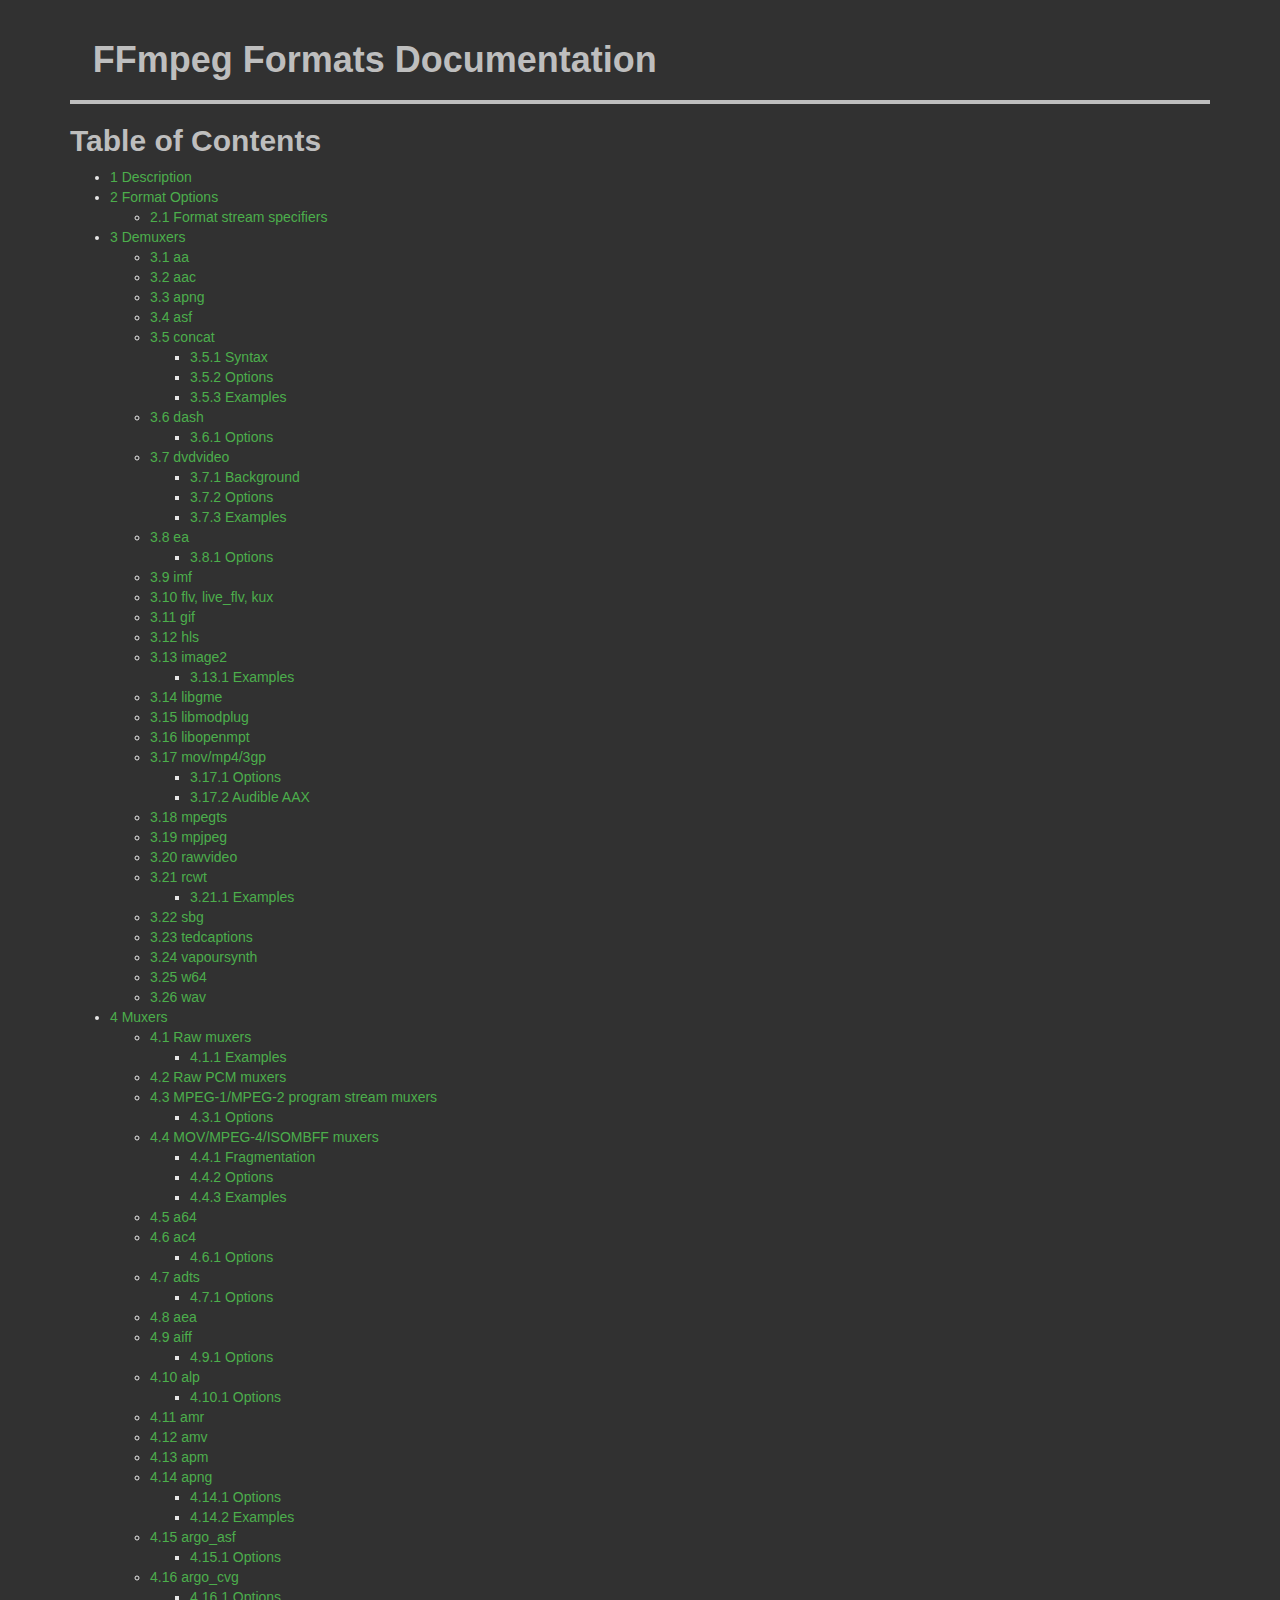
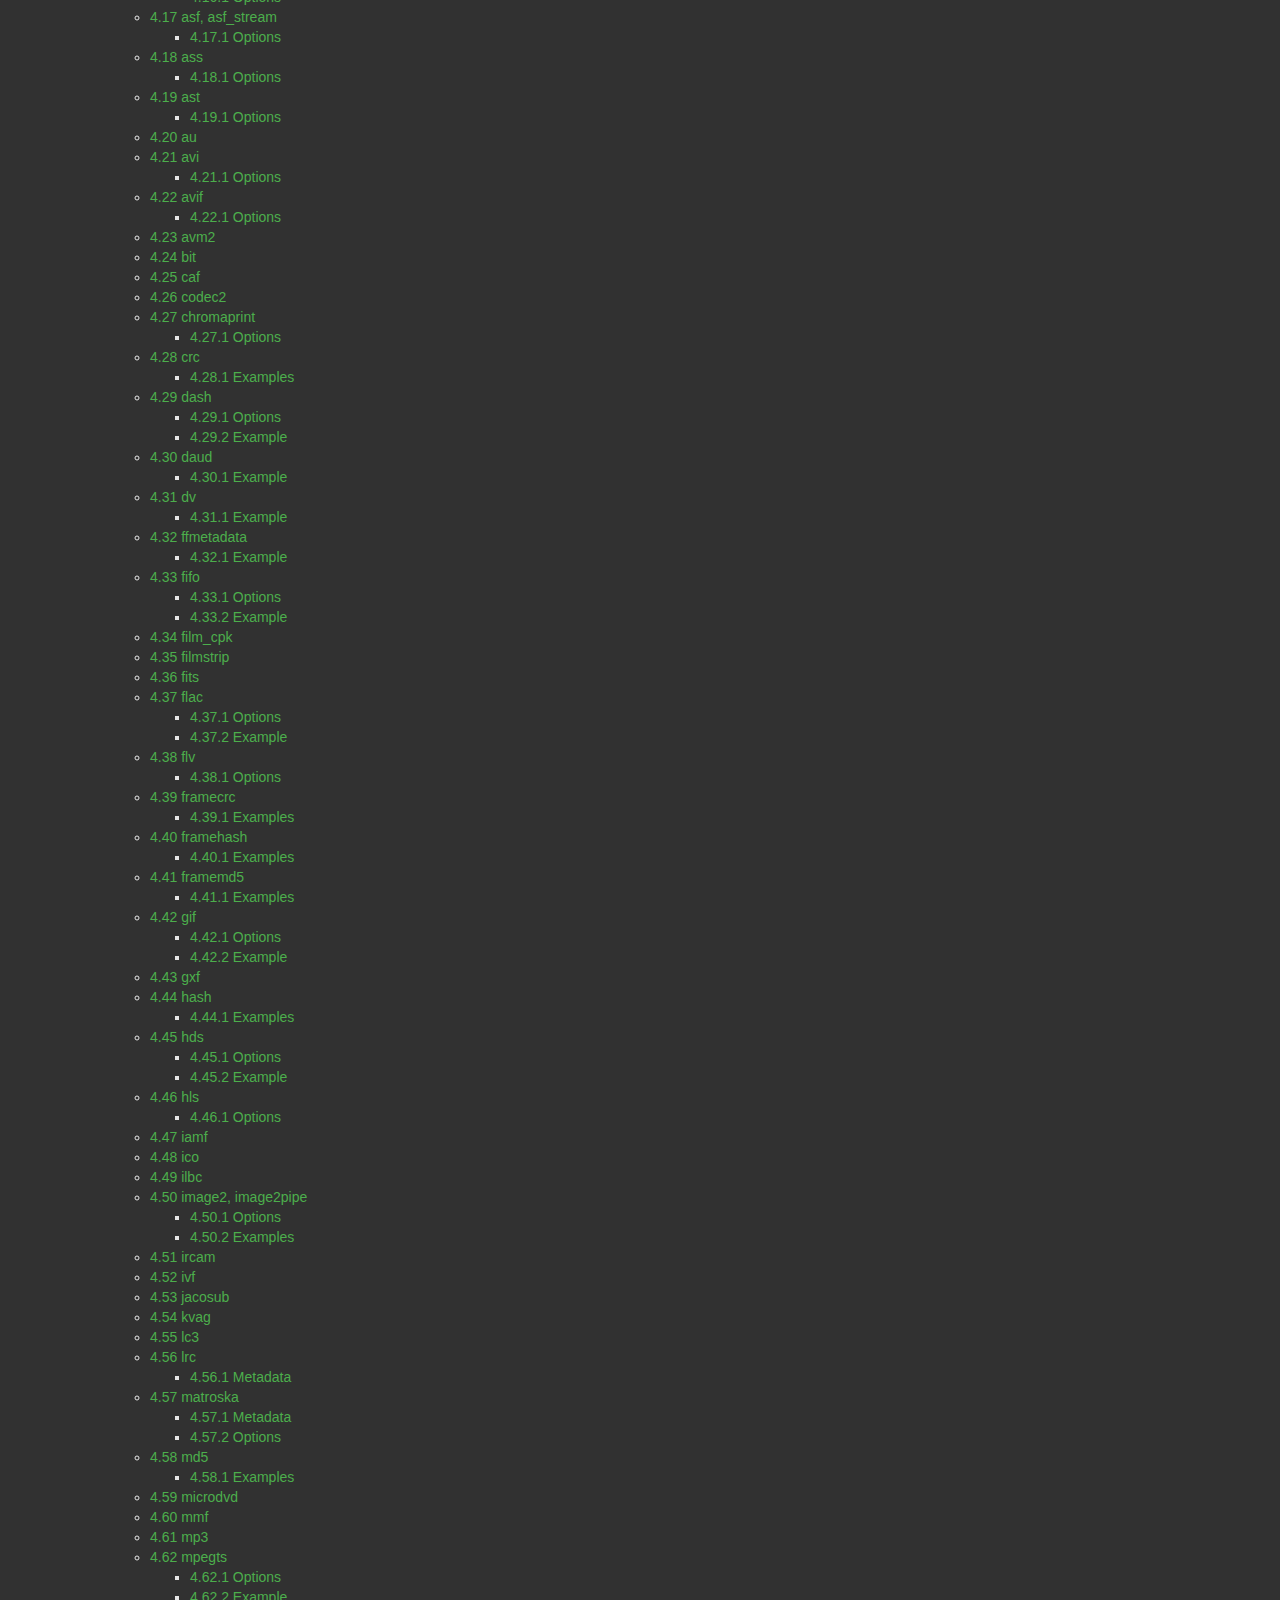
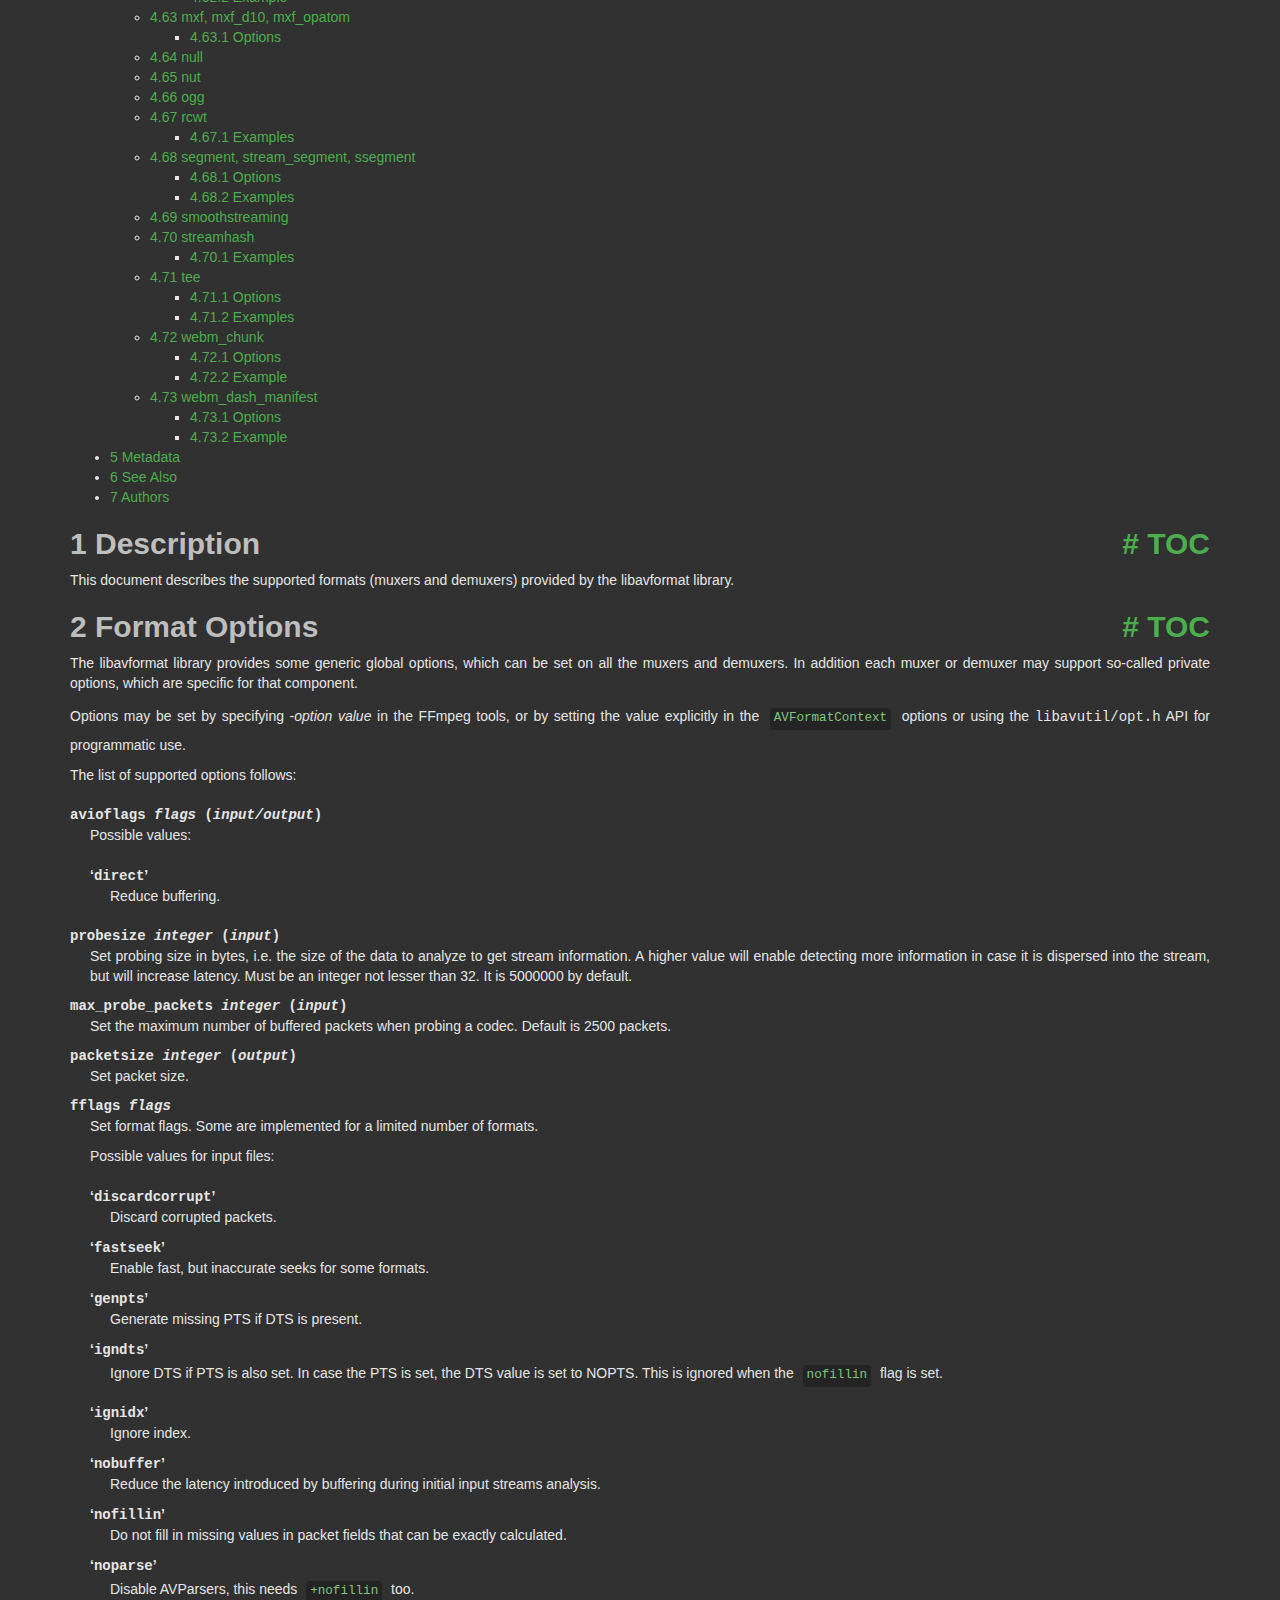
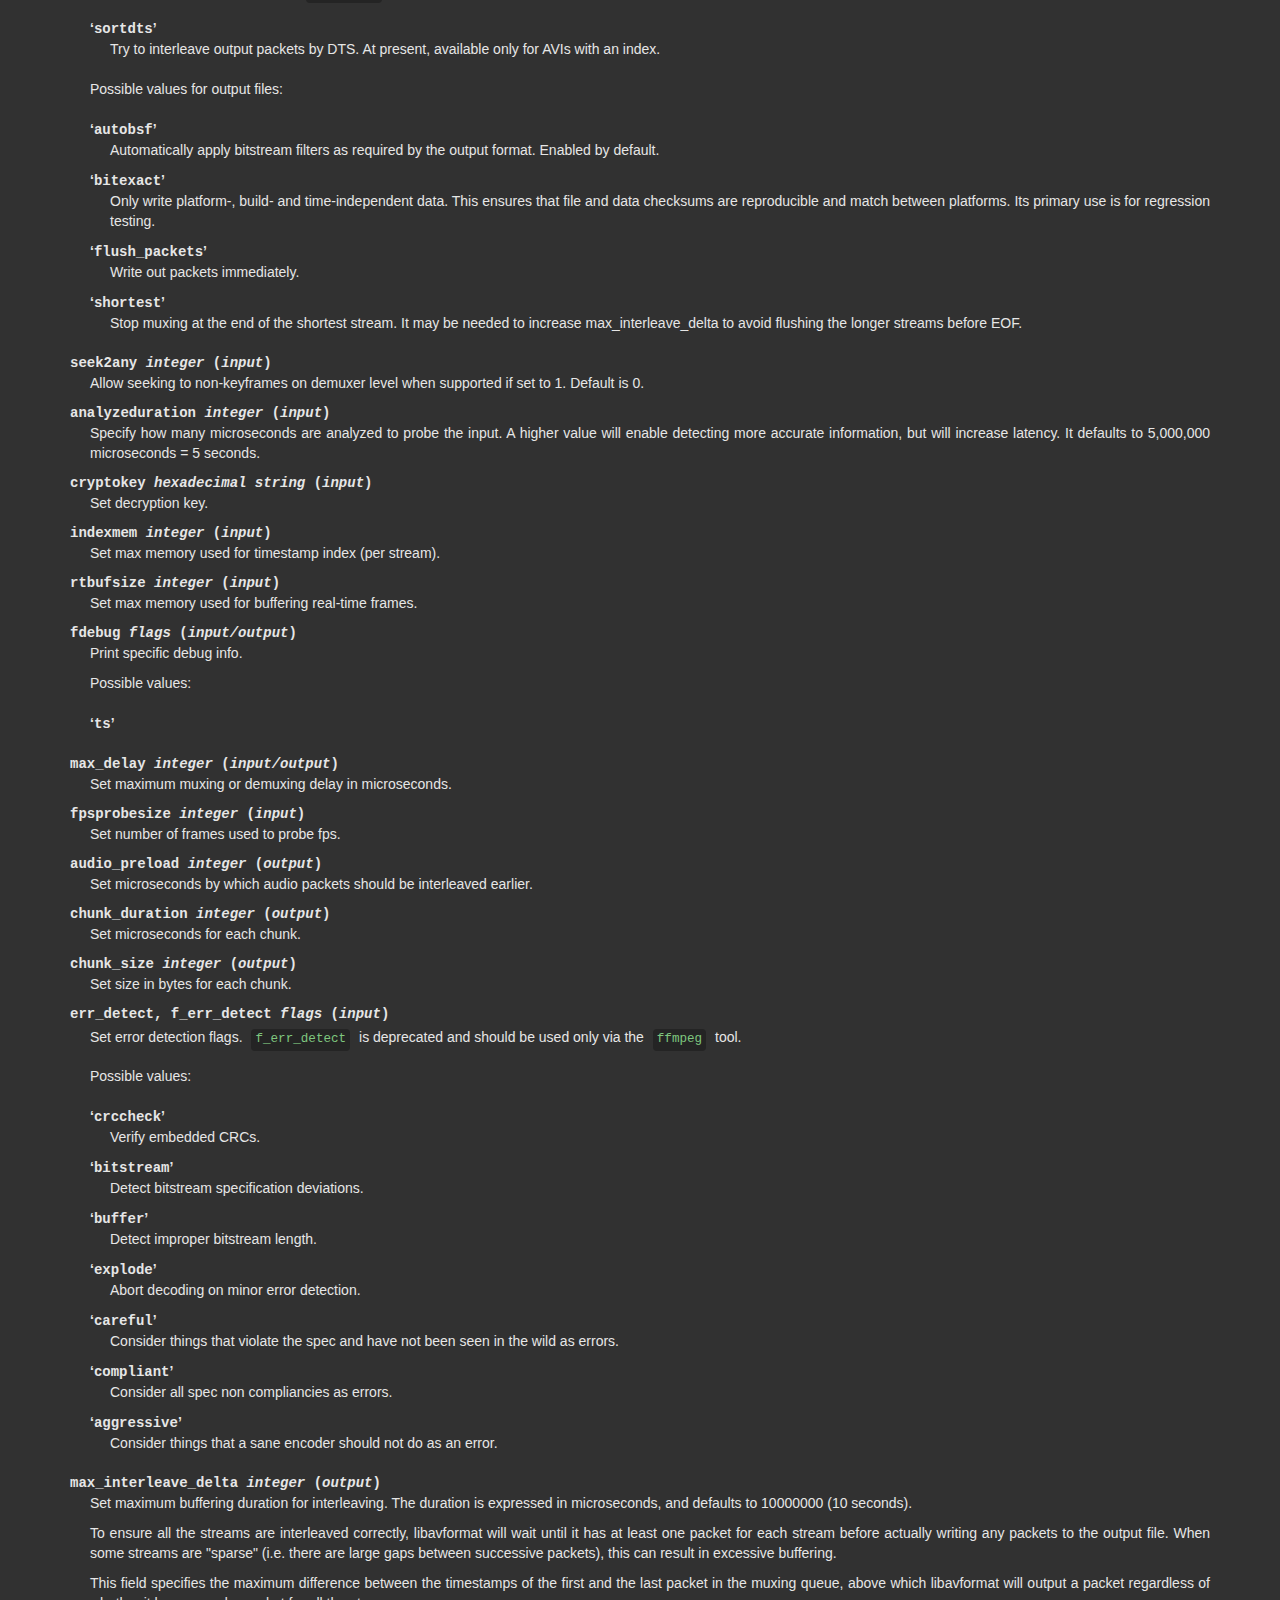
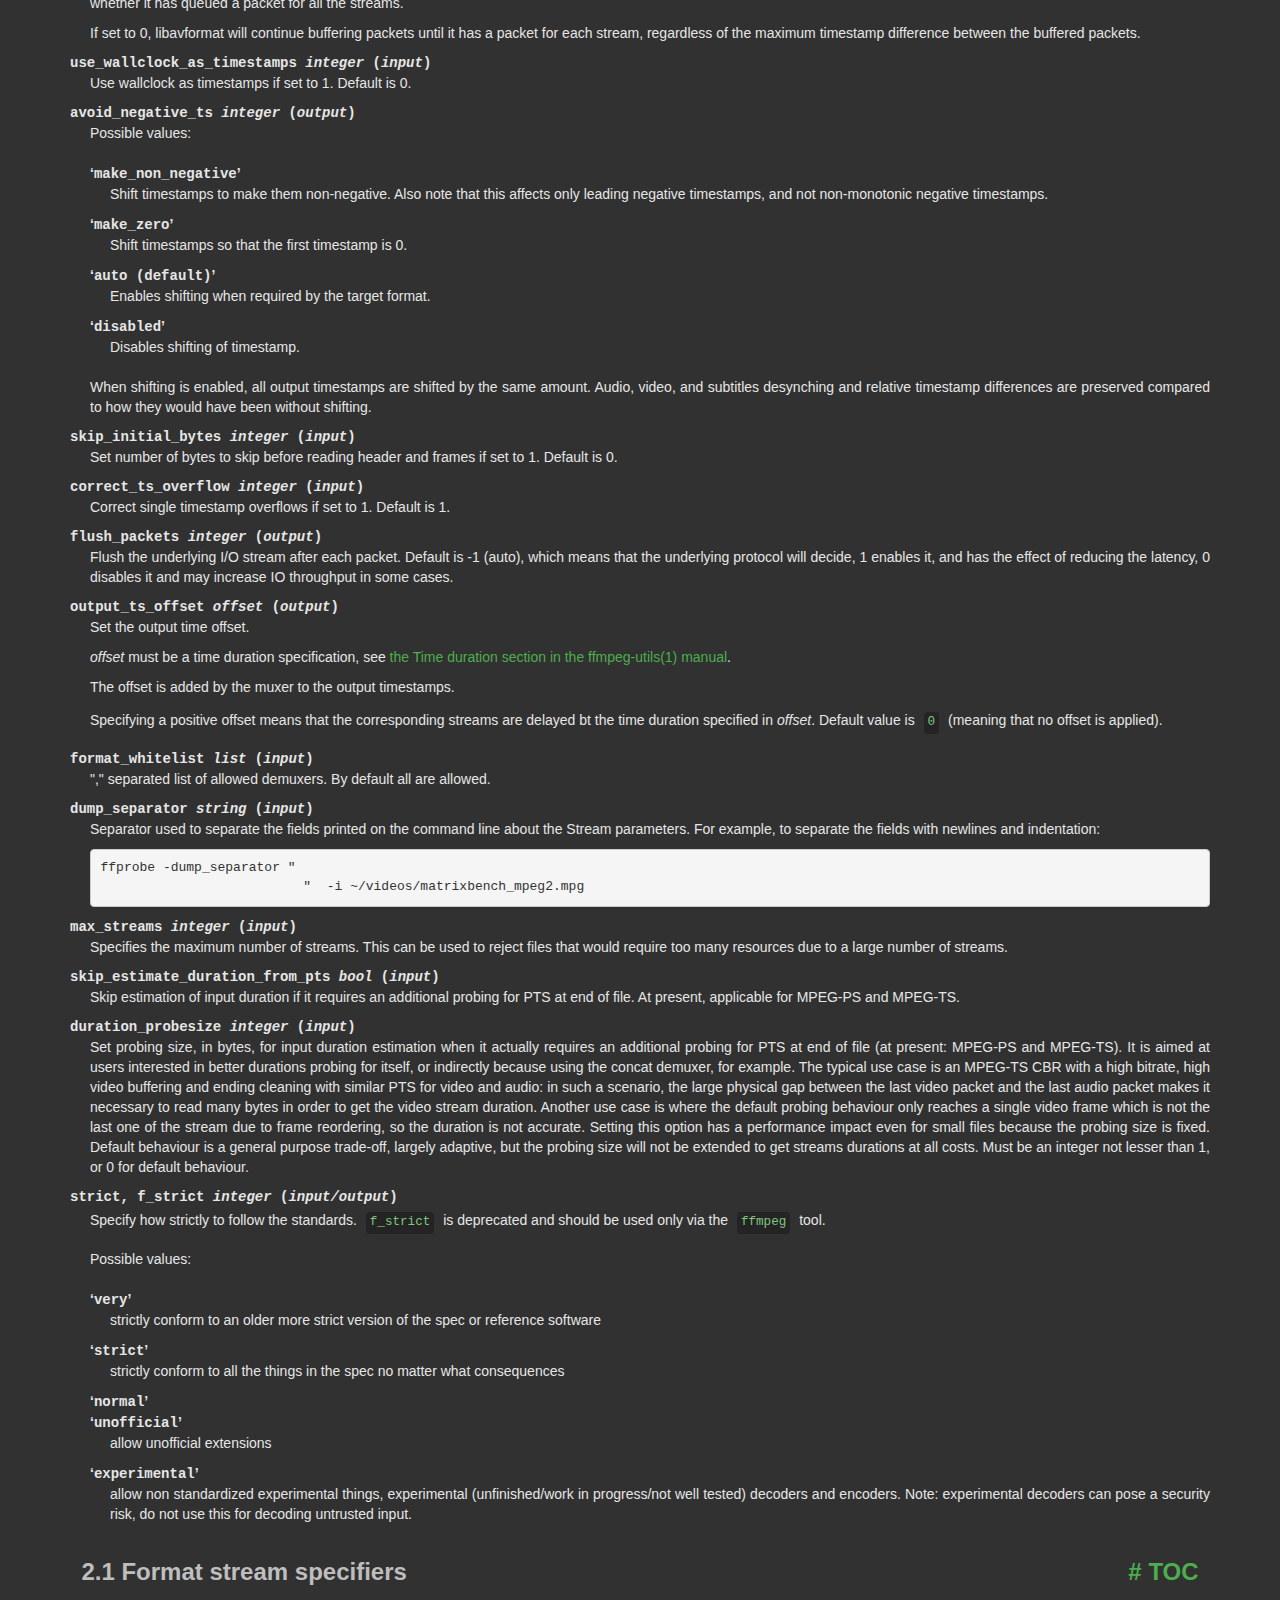
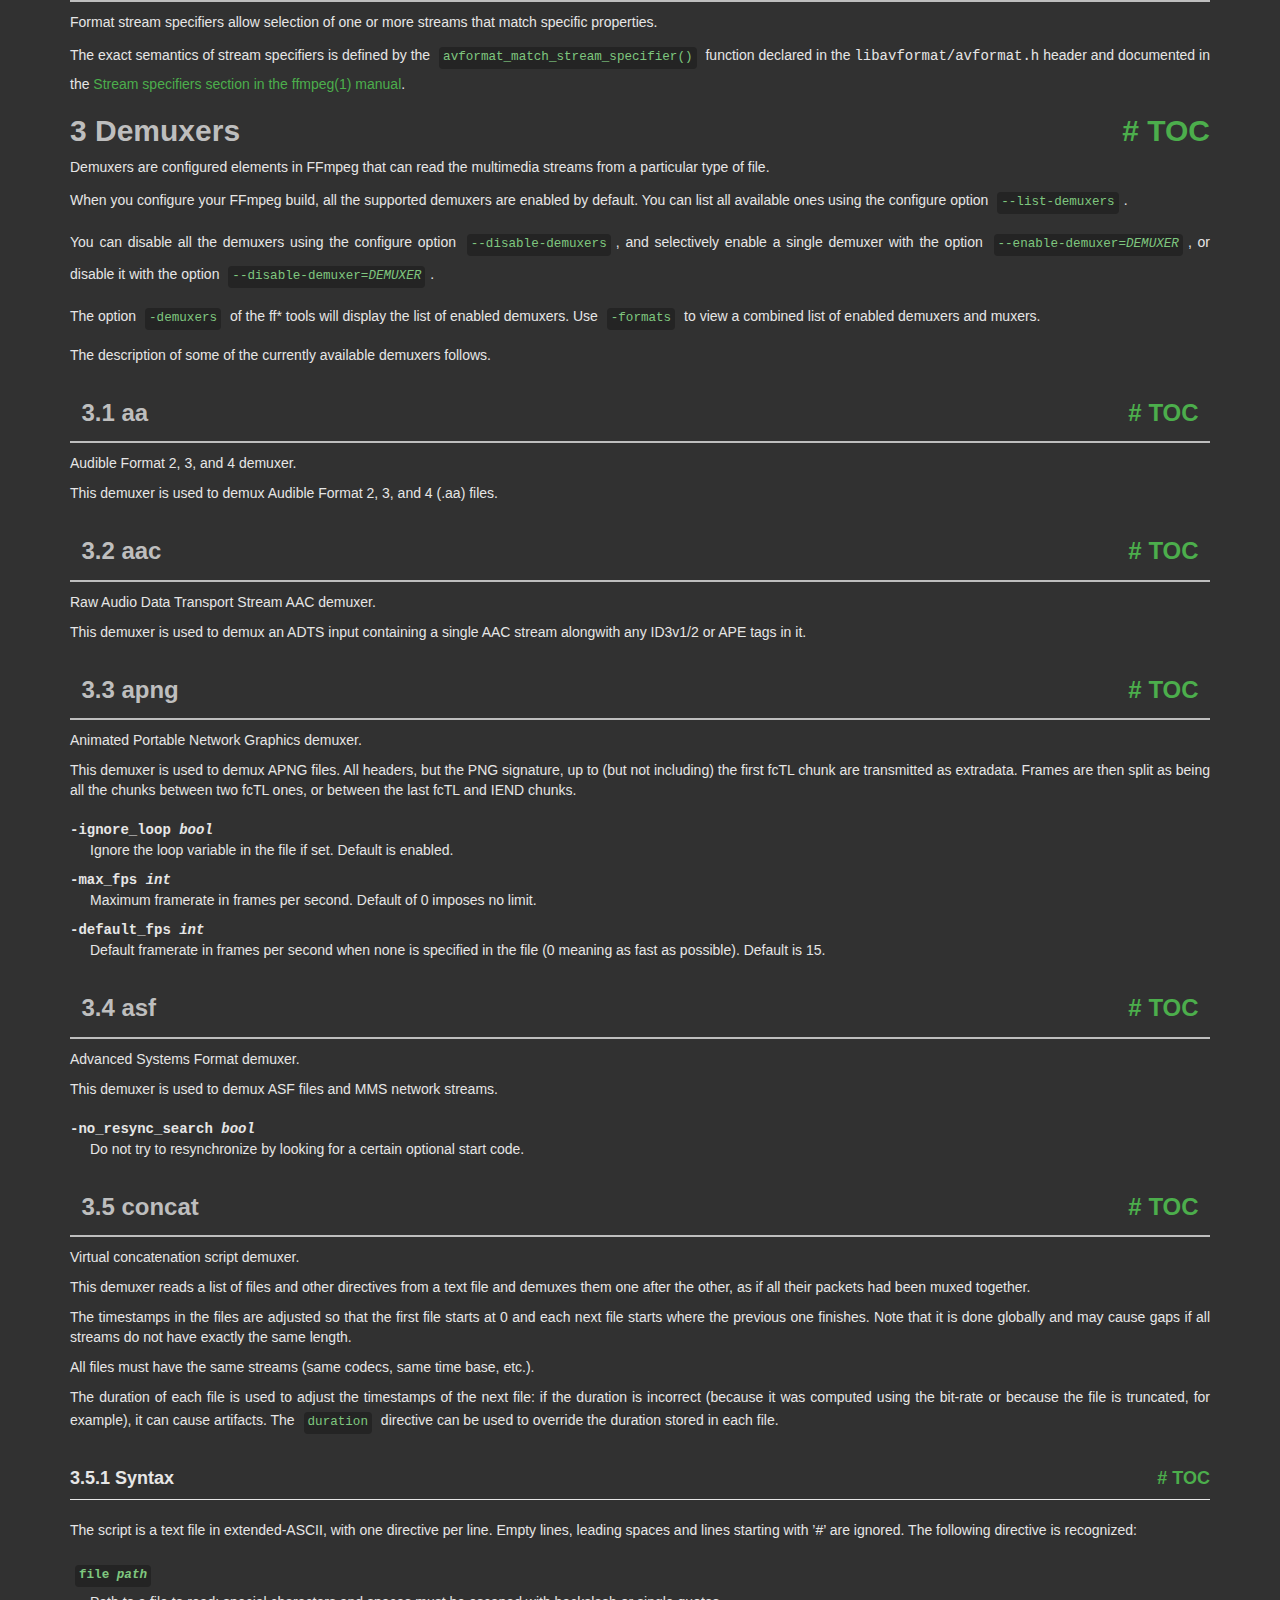
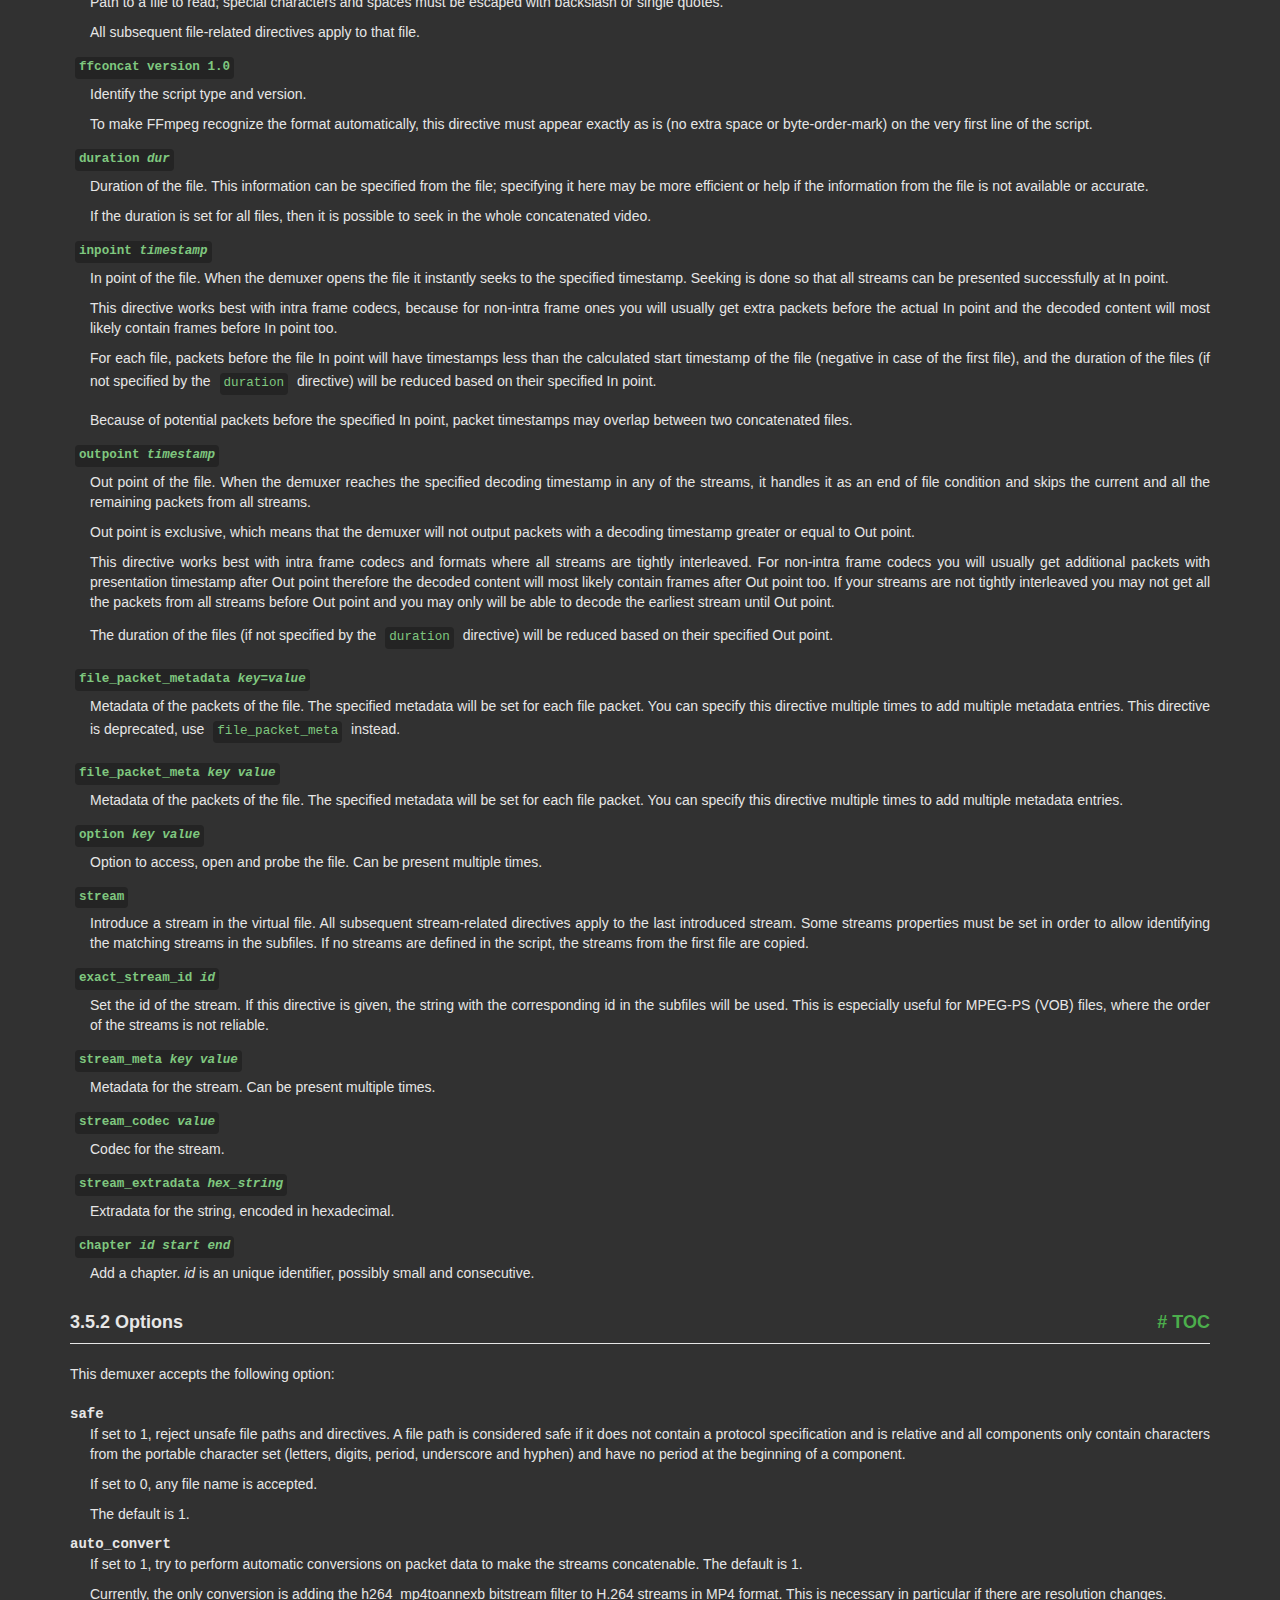
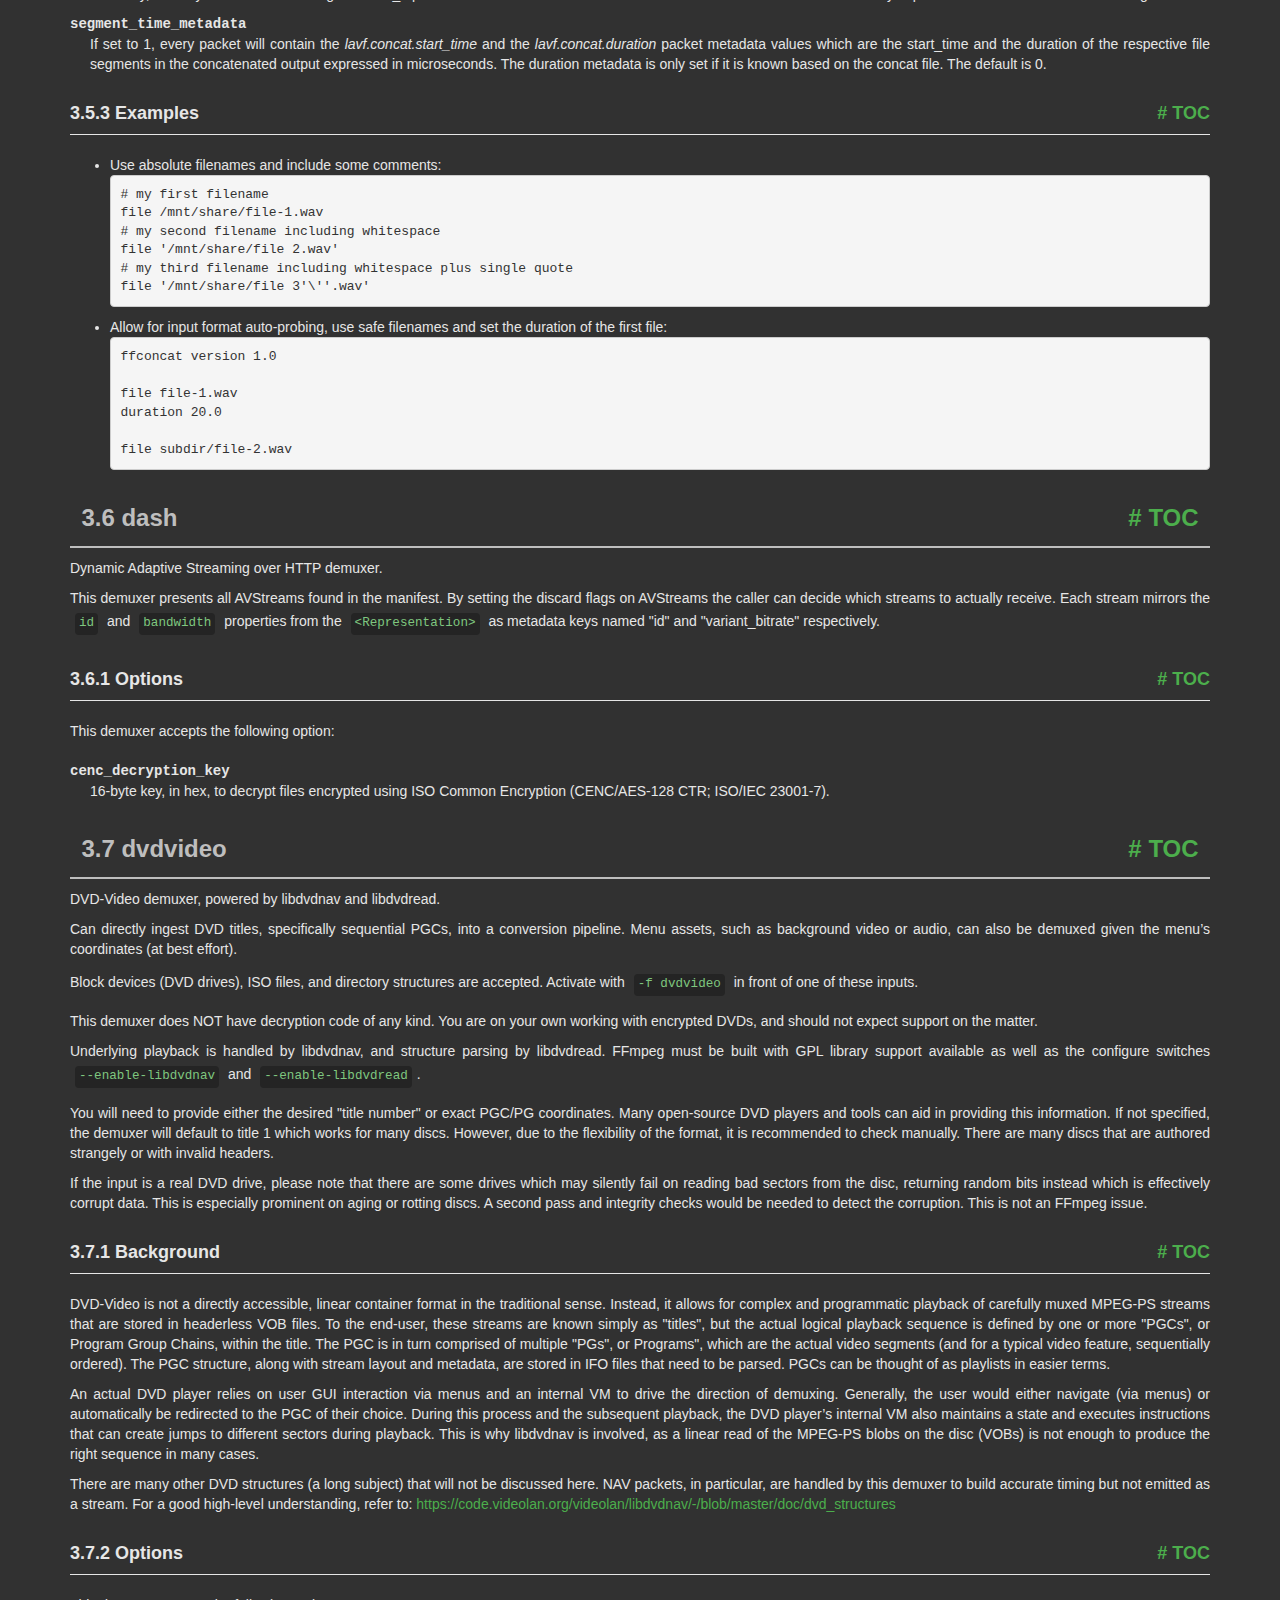
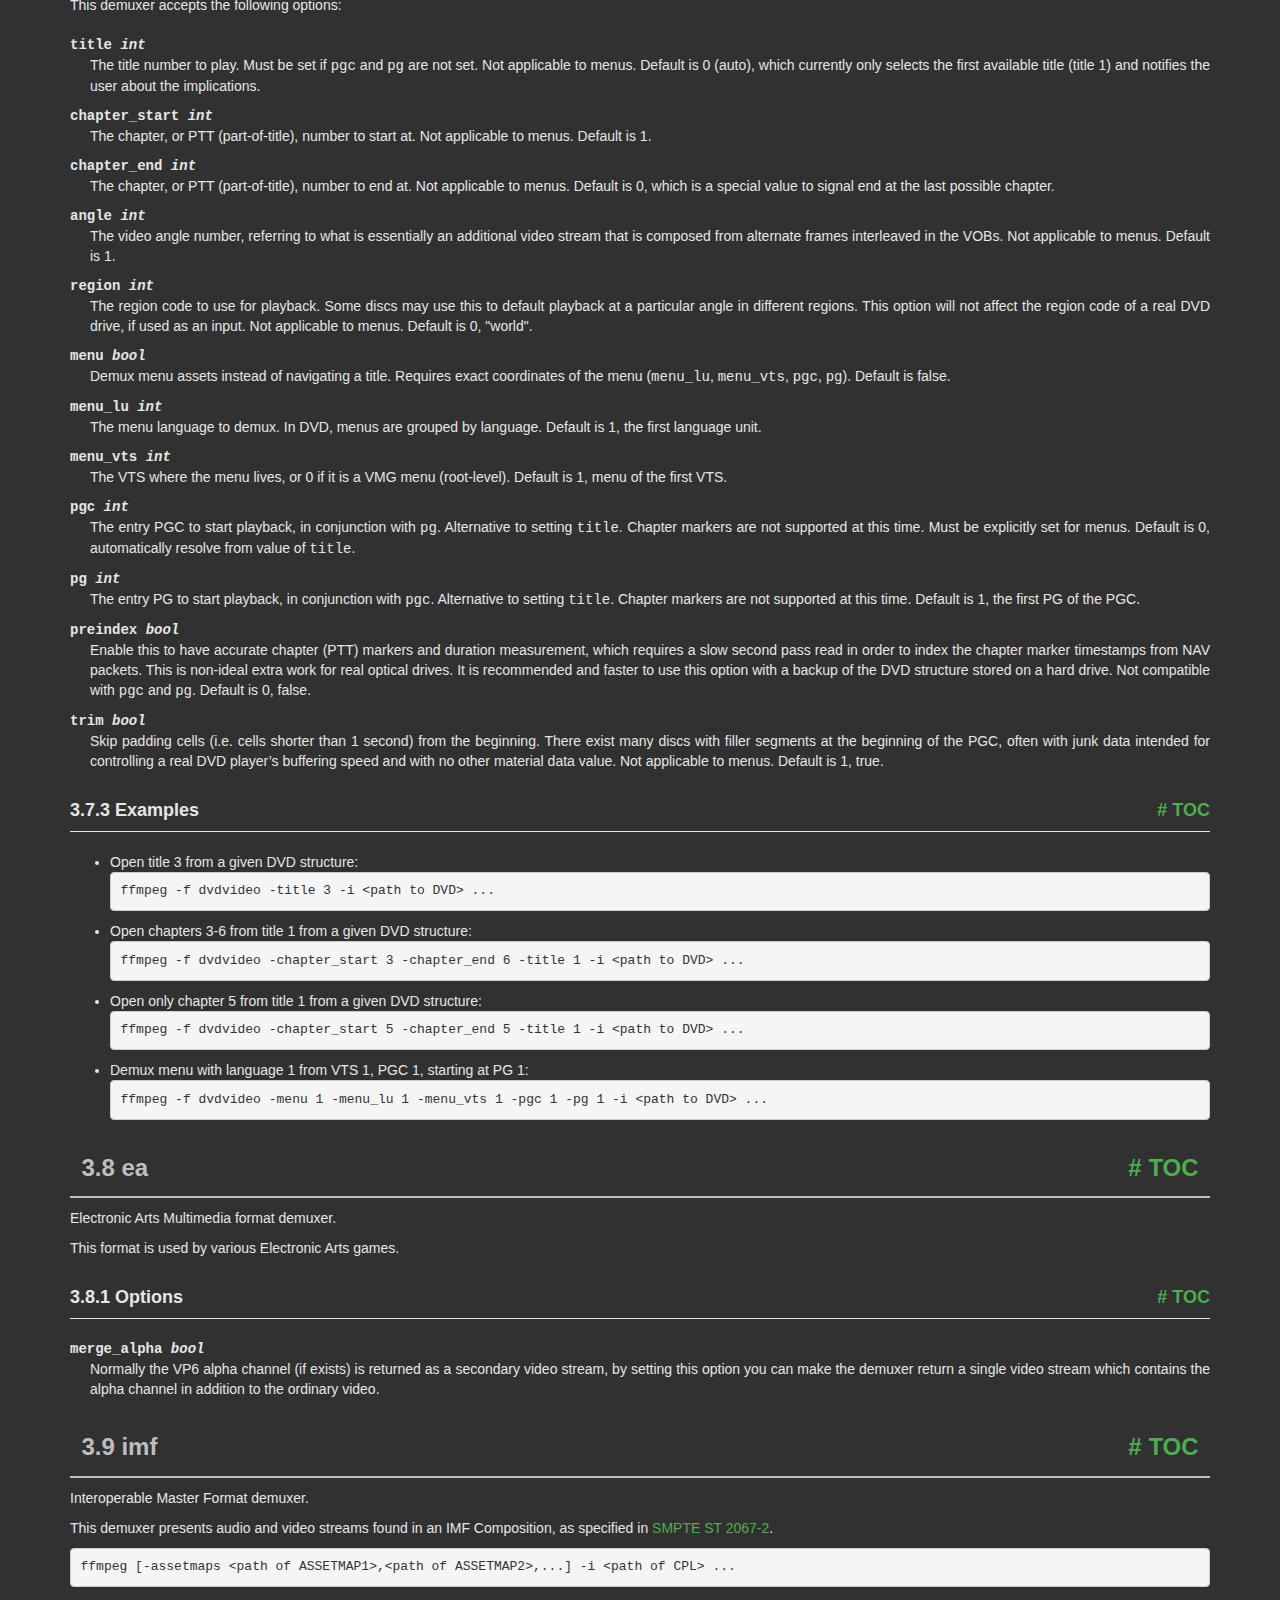
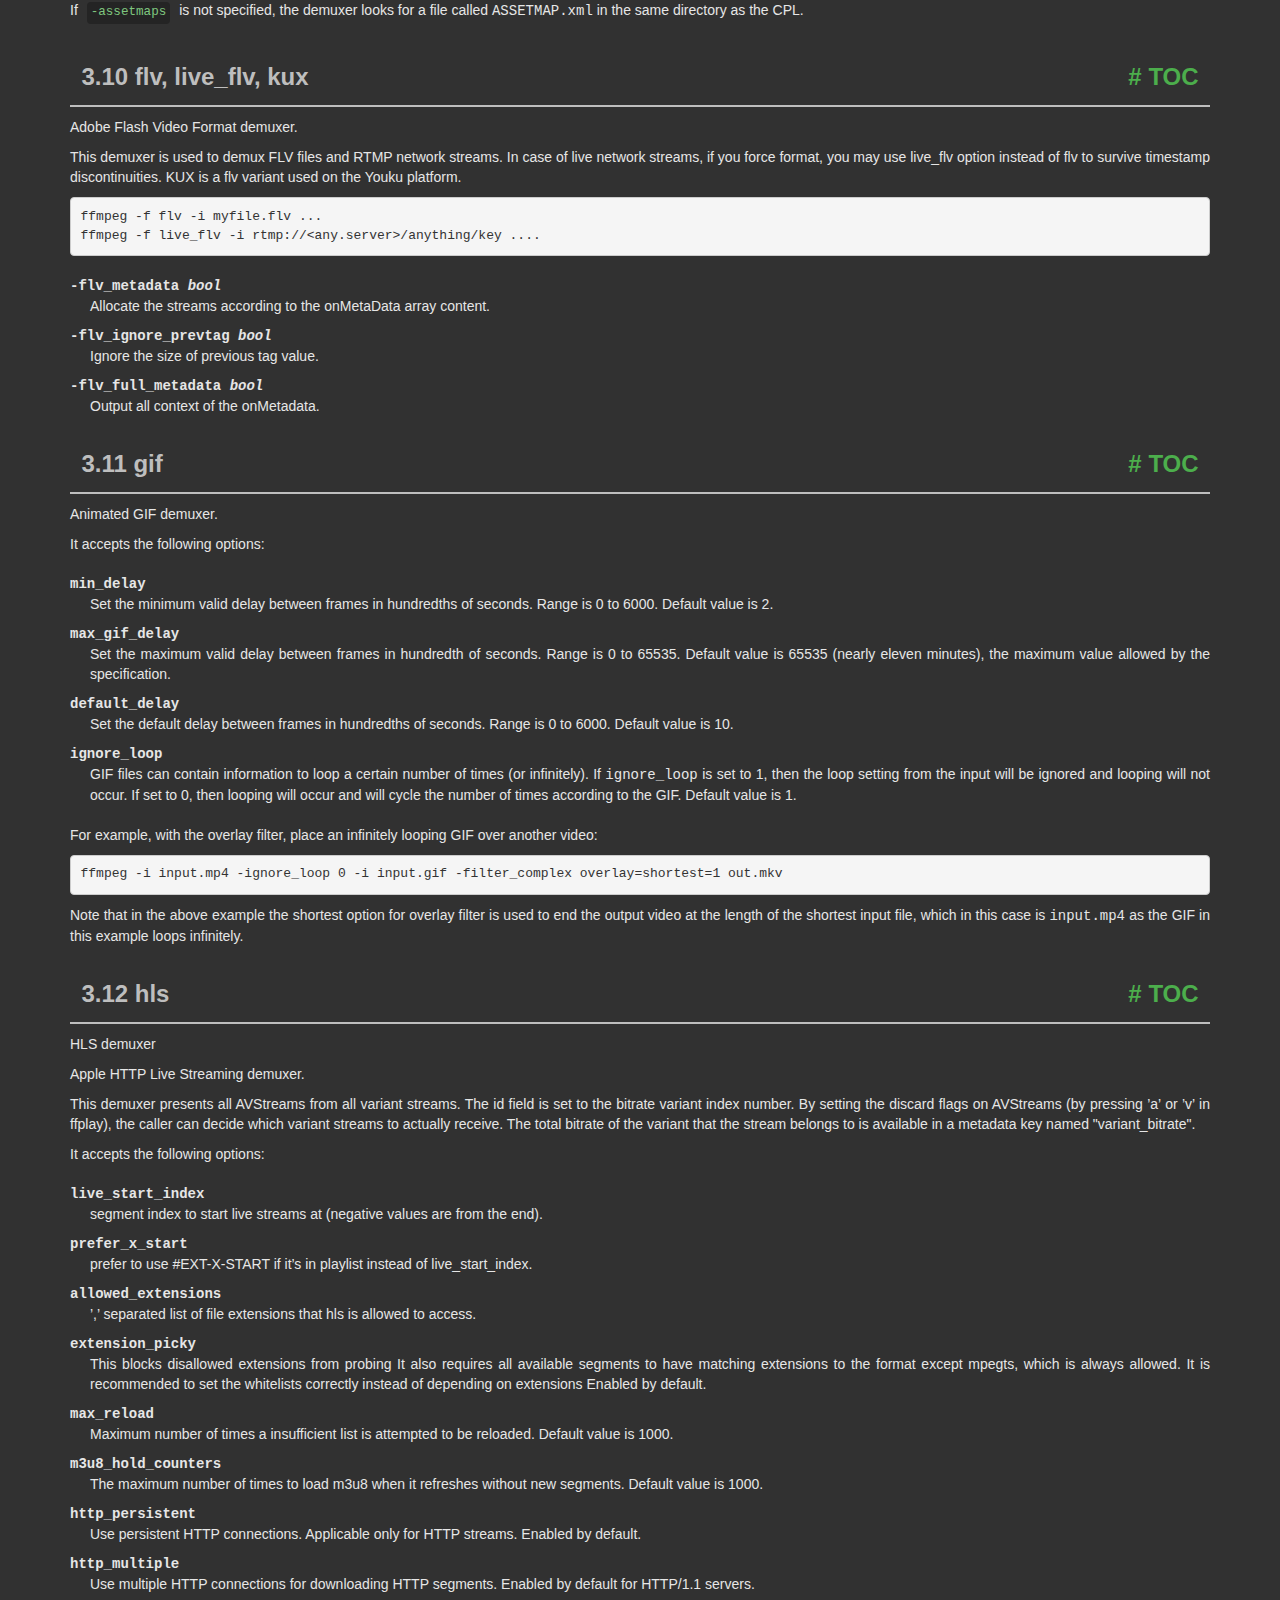
<file: ffmpeg-7.1.1-essentials_build/doc/ffmpeg-formats.html>
<!DOCTYPE html PUBLIC "-//W3C//DTD HTML 4.01 Transitional//EN" "http://www.w3.org/TR/html4/loose.dtd">
<html>
<!-- Created by , GNU Texinfo 7.1.1 -->
  <head>
    <meta charset="utf-8">
    <title>
      FFmpeg Formats Documentation
    </title>
    <meta name="viewport" content="width=device-width,initial-scale=1.0">
    <link rel="stylesheet" type="text/css" href="bootstrap.min.css">
    <link rel="stylesheet" type="text/css" href="style.min.css">
  </head>
  <body>
    <div class="container">
      <h1>
      FFmpeg Formats Documentation
      </h1>


<a name="SEC_Top"></a>

<div class="element-contents" id="SEC_Contents">
<h2 class="contents-heading">Table of Contents</h2>

<div class="contents">

<ul class="toc-numbered-mark">
  <li><a id="toc-Description" href="#Description">1 Description</a></li>
  <li><a id="toc-Format-Options" href="#Format-Options">2 Format Options</a>
  <ul class="toc-numbered-mark">
    <li><a id="toc-Format-stream-specifiers-1" href="#Format-stream-specifiers-1">2.1 Format stream specifiers</a></li>
  </ul></li>
  <li><a id="toc-Demuxers" href="#Demuxers">3 Demuxers</a>
  <ul class="toc-numbered-mark">
    <li><a id="toc-aa" href="#aa">3.1 aa</a></li>
    <li><a id="toc-aac" href="#aac">3.2 aac</a></li>
    <li><a id="toc-apng" href="#apng">3.3 apng</a></li>
    <li><a id="toc-asf-1" href="#asf-1">3.4 asf</a></li>
    <li><a id="toc-concat-1" href="#concat-1">3.5 concat</a>
    <ul class="toc-numbered-mark">
      <li><a id="toc-Syntax" href="#Syntax">3.5.1 Syntax</a></li>
      <li><a id="toc-Options" href="#Options">3.5.2 Options</a></li>
      <li><a id="toc-Examples" href="#Examples">3.5.3 Examples</a></li>
    </ul></li>
    <li><a id="toc-dash-1" href="#dash-1">3.6 dash</a>
    <ul class="toc-numbered-mark">
      <li><a id="toc-Options-1" href="#Options-1">3.6.1 Options</a></li>
    </ul></li>
    <li><a id="toc-dvdvideo" href="#dvdvideo">3.7 dvdvideo</a>
    <ul class="toc-numbered-mark">
      <li><a id="toc-Background" href="#Background">3.7.1 Background</a></li>
      <li><a id="toc-Options-2" href="#Options-2">3.7.2 Options</a></li>
      <li><a id="toc-Examples-1" href="#Examples-1">3.7.3 Examples</a></li>
    </ul></li>
    <li><a id="toc-ea" href="#ea">3.8 ea</a>
    <ul class="toc-numbered-mark">
      <li><a id="toc-Options-3" href="#Options-3">3.8.1 Options</a></li>
    </ul></li>
    <li><a id="toc-imf" href="#imf">3.9 imf</a></li>
    <li><a id="toc-flv_002c-live_005fflv_002c-kux" href="#flv_002c-live_005fflv_002c-kux">3.10 flv, live_flv, kux</a></li>
    <li><a id="toc-gif-1" href="#gif-1">3.11 gif</a></li>
    <li><a id="toc-hls-1" href="#hls-1">3.12 hls</a></li>
    <li><a id="toc-image2-1" href="#image2-1">3.13 image2</a>
    <ul class="toc-numbered-mark">
      <li><a id="toc-Examples-2" href="#Examples-2">3.13.1 Examples</a></li>
    </ul></li>
    <li><a id="toc-libgme" href="#libgme">3.14 libgme</a></li>
    <li><a id="toc-libmodplug" href="#libmodplug">3.15 libmodplug</a></li>
    <li><a id="toc-libopenmpt" href="#libopenmpt">3.16 libopenmpt</a></li>
    <li><a id="toc-mov_002fmp4_002f3gp" href="#mov_002fmp4_002f3gp">3.17 mov/mp4/3gp</a>
    <ul class="toc-numbered-mark">
      <li><a id="toc-Options-4" href="#Options-4">3.17.1 Options</a></li>
      <li><a id="toc-Audible-AAX" href="#Audible-AAX">3.17.2 Audible AAX</a></li>
    </ul></li>
    <li><a id="toc-mpegts" href="#mpegts">3.18 mpegts</a></li>
    <li><a id="toc-mpjpeg" href="#mpjpeg">3.19 mpjpeg</a></li>
    <li><a id="toc-rawvideo" href="#rawvideo">3.20 rawvideo</a></li>
    <li><a id="toc-rcwt" href="#rcwt">3.21 rcwt</a>
    <ul class="toc-numbered-mark">
      <li><a id="toc-Examples-3" href="#Examples-3">3.21.1 Examples</a></li>
    </ul></li>
    <li><a id="toc-sbg" href="#sbg">3.22 sbg</a></li>
    <li><a id="toc-tedcaptions" href="#tedcaptions">3.23 tedcaptions</a></li>
    <li><a id="toc-vapoursynth" href="#vapoursynth">3.24 vapoursynth</a></li>
    <li><a id="toc-w64" href="#w64">3.25 w64</a></li>
    <li><a id="toc-wav-1" href="#wav-1">3.26 wav</a></li>
  </ul></li>
  <li><a id="toc-Muxers" href="#Muxers">4 Muxers</a>
  <ul class="toc-numbered-mark">
    <li><a id="toc-Raw-muxers" href="#Raw-muxers">4.1 Raw muxers</a>
    <ul class="toc-numbered-mark">
      <li><a id="toc-Examples-4" href="#Examples-4">4.1.1 Examples</a></li>
    </ul></li>
    <li><a id="toc-Raw-PCM-muxers" href="#Raw-PCM-muxers">4.2 Raw PCM muxers</a></li>
    <li><a id="toc-MPEG_002d1_002fMPEG_002d2-program-stream-muxers" href="#MPEG_002d1_002fMPEG_002d2-program-stream-muxers">4.3 MPEG-1/MPEG-2 program stream muxers</a>
    <ul class="toc-numbered-mark">
      <li><a id="toc-Options-5" href="#Options-5">4.3.1 Options</a></li>
    </ul></li>
    <li><a id="toc-MOV_002fMPEG_002d4_002fISOMBFF-muxers" href="#MOV_002fMPEG_002d4_002fISOMBFF-muxers">4.4 MOV/MPEG-4/ISOMBFF muxers</a>
    <ul class="toc-numbered-mark">
      <li><a id="toc-Fragmentation" href="#Fragmentation">4.4.1 Fragmentation</a></li>
      <li><a id="toc-Options-6" href="#Options-6">4.4.2 Options</a></li>
      <li><a id="toc-Examples-5" href="#Examples-5">4.4.3 Examples</a></li>
    </ul></li>
    <li><a id="toc-a64-1" href="#a64-1">4.5 a64</a></li>
    <li><a id="toc-ac4" href="#ac4">4.6 ac4</a>
    <ul class="toc-numbered-mark">
      <li><a id="toc-Options-7" href="#Options-7">4.6.1 Options</a></li>
    </ul></li>
    <li><a id="toc-adts-1" href="#adts-1">4.7 adts</a>
    <ul class="toc-numbered-mark">
      <li><a id="toc-Options-8" href="#Options-8">4.7.1 Options</a></li>
    </ul></li>
    <li><a id="toc-aea-1" href="#aea-1">4.8 aea</a></li>
    <li><a id="toc-aiff-1" href="#aiff-1">4.9 aiff</a>
    <ul class="toc-numbered-mark">
      <li><a id="toc-Options-9" href="#Options-9">4.9.1 Options</a></li>
    </ul></li>
    <li><a id="toc-alp-1" href="#alp-1">4.10 alp</a>
    <ul class="toc-numbered-mark">
      <li><a id="toc-Options-10" href="#Options-10">4.10.1 Options</a></li>
    </ul></li>
    <li><a id="toc-amr" href="#amr">4.11 amr</a></li>
    <li><a id="toc-amv" href="#amv">4.12 amv</a></li>
    <li><a id="toc-apm" href="#apm">4.13 apm</a></li>
    <li><a id="toc-apng-1" href="#apng-1">4.14 apng</a>
    <ul class="toc-numbered-mark">
      <li><a id="toc-Options-11" href="#Options-11">4.14.1 Options</a></li>
      <li><a id="toc-Examples-6" href="#Examples-6">4.14.2 Examples</a></li>
    </ul></li>
    <li><a id="toc-argo_005fasf" href="#argo_005fasf">4.15 argo_asf</a>
    <ul class="toc-numbered-mark">
      <li><a id="toc-Options-12" href="#Options-12">4.15.1 Options</a></li>
    </ul></li>
    <li><a id="toc-argo_005fcvg" href="#argo_005fcvg">4.16 argo_cvg</a>
    <ul class="toc-numbered-mark">
      <li><a id="toc-Options-13" href="#Options-13">4.16.1 Options</a></li>
    </ul></li>
    <li><a id="toc-asf_002c-asf_005fstream" href="#asf_002c-asf_005fstream">4.17 asf, asf_stream</a>
    <ul class="toc-numbered-mark">
      <li><a id="toc-Options-14" href="#Options-14">4.17.1 Options</a></li>
    </ul></li>
    <li><a id="toc-ass" href="#ass">4.18 ass</a>
    <ul class="toc-numbered-mark">
      <li><a id="toc-Options-15" href="#Options-15">4.18.1 Options</a></li>
    </ul></li>
    <li><a id="toc-ast" href="#ast">4.19 ast</a>
    <ul class="toc-numbered-mark">
      <li><a id="toc-Options-16" href="#Options-16">4.19.1 Options</a></li>
    </ul></li>
    <li><a id="toc-au" href="#au">4.20 au</a></li>
    <li><a id="toc-avi-1" href="#avi-1">4.21 avi</a>
    <ul class="toc-numbered-mark">
      <li><a id="toc-Options-17" href="#Options-17">4.21.1 Options</a></li>
    </ul></li>
    <li><a id="toc-avif" href="#avif">4.22 avif</a>
    <ul class="toc-numbered-mark">
      <li><a id="toc-Options-18" href="#Options-18">4.22.1 Options</a></li>
    </ul></li>
    <li><a id="toc-avm2" href="#avm2">4.23 avm2</a></li>
    <li><a id="toc-bit" href="#bit">4.24 bit</a></li>
    <li><a id="toc-caf" href="#caf">4.25 caf</a></li>
    <li><a id="toc-codec2" href="#codec2">4.26 codec2</a></li>
    <li><a id="toc-chromaprint-1" href="#chromaprint-1">4.27 chromaprint</a>
    <ul class="toc-numbered-mark">
      <li><a id="toc-Options-19" href="#Options-19">4.27.1 Options</a></li>
    </ul></li>
    <li><a id="toc-crc-1" href="#crc-1">4.28 crc</a>
    <ul class="toc-numbered-mark">
      <li><a id="toc-Examples-7" href="#Examples-7">4.28.1 Examples</a></li>
    </ul></li>
    <li><a id="toc-dash-2" href="#dash-2">4.29 dash</a>
    <ul class="toc-numbered-mark">
      <li><a id="toc-Options-20" href="#Options-20">4.29.1 Options</a></li>
      <li><a id="toc-Example" href="#Example">4.29.2 Example</a></li>
    </ul></li>
    <li><a id="toc-daud" href="#daud">4.30 daud</a>
    <ul class="toc-numbered-mark">
      <li><a id="toc-Example-1" href="#Example-1">4.30.1 Example</a></li>
    </ul></li>
    <li><a id="toc-dv" href="#dv">4.31 dv</a>
    <ul class="toc-numbered-mark">
      <li><a id="toc-Example-2" href="#Example-2">4.31.1 Example</a></li>
    </ul></li>
    <li><a id="toc-ffmetadata" href="#ffmetadata">4.32 ffmetadata</a>
    <ul class="toc-numbered-mark">
      <li><a id="toc-Example-3" href="#Example-3">4.32.1 Example</a></li>
    </ul></li>
    <li><a id="toc-fifo-1" href="#fifo-1">4.33 fifo</a>
    <ul class="toc-numbered-mark">
      <li><a id="toc-Options-21" href="#Options-21">4.33.1 Options</a></li>
      <li><a id="toc-Example-4" href="#Example-4">4.33.2 Example</a></li>
    </ul></li>
    <li><a id="toc-film_005fcpk" href="#film_005fcpk">4.34 film_cpk</a></li>
    <li><a id="toc-filmstrip" href="#filmstrip">4.35 filmstrip</a></li>
    <li><a id="toc-fits" href="#fits">4.36 fits</a></li>
    <li><a id="toc-flac" href="#flac">4.37 flac</a>
    <ul class="toc-numbered-mark">
      <li><a id="toc-Options-22" href="#Options-22">4.37.1 Options</a></li>
      <li><a id="toc-Example-5" href="#Example-5">4.37.2 Example</a></li>
    </ul></li>
    <li><a id="toc-flv" href="#flv">4.38 flv</a>
    <ul class="toc-numbered-mark">
      <li><a id="toc-Options-23" href="#Options-23">4.38.1 Options</a></li>
    </ul></li>
    <li><a id="toc-framecrc-1" href="#framecrc-1">4.39 framecrc</a>
    <ul class="toc-numbered-mark">
      <li><a id="toc-Examples-8" href="#Examples-8">4.39.1 Examples</a></li>
    </ul></li>
    <li><a id="toc-framehash-1" href="#framehash-1">4.40 framehash</a>
    <ul class="toc-numbered-mark">
      <li><a id="toc-Examples-9" href="#Examples-9">4.40.1 Examples</a></li>
    </ul></li>
    <li><a id="toc-framemd5-1" href="#framemd5-1">4.41 framemd5</a>
    <ul class="toc-numbered-mark">
      <li><a id="toc-Examples-10" href="#Examples-10">4.41.1 Examples</a></li>
    </ul></li>
    <li><a id="toc-gif-2" href="#gif-2">4.42 gif</a>
    <ul class="toc-numbered-mark">
      <li><a id="toc-Options-24" href="#Options-24">4.42.1 Options</a></li>
      <li><a id="toc-Example-6" href="#Example-6">4.42.2 Example</a></li>
    </ul></li>
    <li><a id="toc-gxf" href="#gxf">4.43 gxf</a></li>
    <li><a id="toc-hash-1" href="#hash-1">4.44 hash</a>
    <ul class="toc-numbered-mark">
      <li><a id="toc-Examples-11" href="#Examples-11">4.44.1 Examples</a></li>
    </ul></li>
    <li><a id="toc-hds-1" href="#hds-1">4.45 hds</a>
    <ul class="toc-numbered-mark">
      <li><a id="toc-Options-25" href="#Options-25">4.45.1 Options</a></li>
      <li><a id="toc-Example-7" href="#Example-7">4.45.2 Example</a></li>
    </ul></li>
    <li><a id="toc-hls-2" href="#hls-2">4.46 hls</a>
    <ul class="toc-numbered-mark">
      <li><a id="toc-Options-26" href="#Options-26">4.46.1 Options</a></li>
    </ul></li>
    <li><a id="toc-iamf" href="#iamf">4.47 iamf</a></li>
    <li><a id="toc-ico-1" href="#ico-1">4.48 ico</a></li>
    <li><a id="toc-ilbc" href="#ilbc">4.49 ilbc</a></li>
    <li><a id="toc-image2_002c-image2pipe" href="#image2_002c-image2pipe">4.50 image2, image2pipe</a>
    <ul class="toc-numbered-mark">
      <li><a id="toc-Options-27" href="#Options-27">4.50.1 Options</a></li>
      <li><a id="toc-Examples-12" href="#Examples-12">4.50.2 Examples</a></li>
    </ul></li>
    <li><a id="toc-ircam" href="#ircam">4.51 ircam</a></li>
    <li><a id="toc-ivf" href="#ivf">4.52 ivf</a></li>
    <li><a id="toc-jacosub" href="#jacosub">4.53 jacosub</a></li>
    <li><a id="toc-kvag" href="#kvag">4.54 kvag</a></li>
    <li><a id="toc-lc3" href="#lc3">4.55 lc3</a></li>
    <li><a id="toc-lrc" href="#lrc">4.56 lrc</a>
    <ul class="toc-numbered-mark">
      <li><a id="toc-Metadata" href="#Metadata">4.56.1 Metadata</a></li>
    </ul></li>
    <li><a id="toc-matroska" href="#matroska">4.57 matroska</a>
    <ul class="toc-numbered-mark">
      <li><a id="toc-Metadata-1" href="#Metadata-1">4.57.1 Metadata</a></li>
      <li><a id="toc-Options-28" href="#Options-28">4.57.2 Options</a></li>
    </ul></li>
    <li><a id="toc-md5-1" href="#md5-1">4.58 md5</a>
    <ul class="toc-numbered-mark">
      <li><a id="toc-Examples-13" href="#Examples-13">4.58.1 Examples</a></li>
    </ul></li>
    <li><a id="toc-microdvd" href="#microdvd">4.59 microdvd</a></li>
    <li><a id="toc-mmf" href="#mmf">4.60 mmf</a></li>
    <li><a id="toc-mp3" href="#mp3">4.61 mp3</a></li>
    <li><a id="toc-mpegts-1" href="#mpegts-1">4.62 mpegts</a>
    <ul class="toc-numbered-mark">
      <li><a id="toc-Options-29" href="#Options-29">4.62.1 Options</a></li>
      <li><a id="toc-Example-8" href="#Example-8">4.62.2 Example</a></li>
    </ul></li>
    <li><a id="toc-mxf_002c-mxf_005fd10_002c-mxf_005fopatom" href="#mxf_002c-mxf_005fd10_002c-mxf_005fopatom">4.63 mxf, mxf_d10, mxf_opatom</a>
    <ul class="toc-numbered-mark">
      <li><a id="toc-Options-30" href="#Options-30">4.63.1 Options</a></li>
    </ul></li>
    <li><a id="toc-null" href="#null">4.64 null</a></li>
    <li><a id="toc-nut" href="#nut">4.65 nut</a></li>
    <li><a id="toc-ogg" href="#ogg">4.66 ogg</a></li>
    <li><a id="toc-rcwt-1" href="#rcwt-1">4.67 rcwt</a>
    <ul class="toc-numbered-mark">
      <li><a id="toc-Examples-14" href="#Examples-14">4.67.1 Examples</a></li>
    </ul></li>
    <li><a id="toc-segment_002c-stream_005fsegment_002c-ssegment" href="#segment_002c-stream_005fsegment_002c-ssegment">4.68 segment, stream_segment, ssegment</a>
    <ul class="toc-numbered-mark">
      <li><a id="toc-Options-31" href="#Options-31">4.68.1 Options</a></li>
      <li><a id="toc-Examples-15" href="#Examples-15">4.68.2 Examples</a></li>
    </ul></li>
    <li><a id="toc-smoothstreaming" href="#smoothstreaming">4.69 smoothstreaming</a></li>
    <li><a id="toc-streamhash-1" href="#streamhash-1">4.70 streamhash</a>
    <ul class="toc-numbered-mark">
      <li><a id="toc-Examples-16" href="#Examples-16">4.70.1 Examples</a></li>
    </ul></li>
    <li><a id="toc-tee-1" href="#tee-1">4.71 tee</a>
    <ul class="toc-numbered-mark">
      <li><a id="toc-Options-32" href="#Options-32">4.71.1 Options</a></li>
      <li><a id="toc-Examples-17" href="#Examples-17">4.71.2 Examples</a></li>
    </ul></li>
    <li><a id="toc-webm_005fchunk" href="#webm_005fchunk">4.72 webm_chunk</a>
    <ul class="toc-numbered-mark">
      <li><a id="toc-Options-33" href="#Options-33">4.72.1 Options</a></li>
      <li><a id="toc-Example-9" href="#Example-9">4.72.2 Example</a></li>
    </ul></li>
    <li><a id="toc-webm_005fdash_005fmanifest" href="#webm_005fdash_005fmanifest">4.73 webm_dash_manifest</a>
    <ul class="toc-numbered-mark">
      <li><a id="toc-Options-34" href="#Options-34">4.73.1 Options</a></li>
      <li><a id="toc-Example-10" href="#Example-10">4.73.2 Example</a></li>
    </ul></li>
  </ul></li>
  <li><a id="toc-Metadata-2" href="#Metadata-2">5 Metadata</a></li>
  <li><a id="toc-See-Also" href="#See-Also">6 See Also</a></li>
  <li><a id="toc-Authors" href="#Authors">7 Authors</a></li>
</ul>
</div>
</div>

<a name="Description"></a>
<h2 class="chapter">1 Description<span class="pull-right"><a class="anchor hidden-xs" href="#Description" aria-hidden="true">#</a> <a class="anchor hidden-xs"href="#toc-Description" aria-hidden="true">TOC</a></span></h2>

<p>This document describes the supported formats (muxers and demuxers)
provided by the libavformat library.
</p>

<a name="Format-Options"></a>
<h2 class="chapter">2 Format Options<span class="pull-right"><a class="anchor hidden-xs" href="#Format-Options" aria-hidden="true">#</a> <a class="anchor hidden-xs"href="#toc-Format-Options" aria-hidden="true">TOC</a></span></h2>

<p>The libavformat library provides some generic global options, which
can be set on all the muxers and demuxers. In addition each muxer or
demuxer may support so-called private options, which are specific for
that component.
</p>
<p>Options may be set by specifying -<var class="var">option</var> <var class="var">value</var> in the
FFmpeg tools, or by setting the value explicitly in the
<code class="code">AVFormatContext</code> options or using the <samp class="file">libavutil/opt.h</samp> API
for programmatic use.
</p>
<p>The list of supported options follows:
</p>
<dl class="table">
<dt><samp class="option">avioflags <var class="var">flags</var> (<em class="emph">input/output</em>)</samp></dt>
<dd><p>Possible values:
</p><dl class="table">
<dt>&lsquo;<samp class="samp">direct</samp>&rsquo;</dt>
<dd><p>Reduce buffering.
</p></dd>
</dl>

</dd>
<dt><samp class="option">probesize <var class="var">integer</var> (<em class="emph">input</em>)</samp></dt>
<dd><p>Set probing size in bytes, i.e. the size of the data to analyze to get
stream information. A higher value will enable detecting more
information in case it is dispersed into the stream, but will increase
latency. Must be an integer not lesser than 32. It is 5000000 by default.
</p>
</dd>
<dt><samp class="option">max_probe_packets <var class="var">integer</var> (<em class="emph">input</em>)</samp></dt>
<dd><p>Set the maximum number of buffered packets when probing a codec.
Default is 2500 packets.
</p>
</dd>
<dt><samp class="option">packetsize <var class="var">integer</var> (<em class="emph">output</em>)</samp></dt>
<dd><p>Set packet size.
</p>
</dd>
<dt><samp class="option">fflags <var class="var">flags</var></samp></dt>
<dd><p>Set format flags. Some are implemented for a limited number of formats.
</p>
<p>Possible values for input files:
</p><dl class="table">
<dt>&lsquo;<samp class="samp">discardcorrupt</samp>&rsquo;</dt>
<dd><p>Discard corrupted packets.
</p></dd>
<dt>&lsquo;<samp class="samp">fastseek</samp>&rsquo;</dt>
<dd><p>Enable fast, but inaccurate seeks for some formats.
</p></dd>
<dt>&lsquo;<samp class="samp">genpts</samp>&rsquo;</dt>
<dd><p>Generate missing PTS if DTS is present.
</p></dd>
<dt>&lsquo;<samp class="samp">igndts</samp>&rsquo;</dt>
<dd><p>Ignore DTS if PTS is also set. In case the PTS is set, the DTS value
is set to NOPTS. This is ignored when the <code class="code">nofillin</code> flag is set.
</p></dd>
<dt>&lsquo;<samp class="samp">ignidx</samp>&rsquo;</dt>
<dd><p>Ignore index.
</p></dd>
<dt>&lsquo;<samp class="samp">nobuffer</samp>&rsquo;</dt>
<dd><p>Reduce the latency introduced by buffering during initial input streams analysis.
</p></dd>
<dt>&lsquo;<samp class="samp">nofillin</samp>&rsquo;</dt>
<dd><p>Do not fill in missing values in packet fields that can be exactly calculated.
</p></dd>
<dt>&lsquo;<samp class="samp">noparse</samp>&rsquo;</dt>
<dd><p>Disable AVParsers, this needs <code class="code">+nofillin</code> too.
</p></dd>
<dt>&lsquo;<samp class="samp">sortdts</samp>&rsquo;</dt>
<dd><p>Try to interleave output packets by DTS. At present, available only for AVIs with an index.
</p></dd>
</dl>

<p>Possible values for output files:
</p><dl class="table">
<dt>&lsquo;<samp class="samp">autobsf</samp>&rsquo;</dt>
<dd><p>Automatically apply bitstream filters as required by the output format. Enabled by default.
</p></dd>
<dt>&lsquo;<samp class="samp">bitexact</samp>&rsquo;</dt>
<dd><p>Only write platform-, build- and time-independent data.
This ensures that file and data checksums are reproducible and match between
platforms. Its primary use is for regression testing.
</p></dd>
<dt>&lsquo;<samp class="samp">flush_packets</samp>&rsquo;</dt>
<dd><p>Write out packets immediately.
</p></dd>
<dt>&lsquo;<samp class="samp">shortest</samp>&rsquo;</dt>
<dd><p>Stop muxing at the end of the shortest stream.
It may be needed to increase max_interleave_delta to avoid flushing the longer
streams before EOF.
</p></dd>
</dl>

</dd>
<dt><samp class="option">seek2any <var class="var">integer</var> (<em class="emph">input</em>)</samp></dt>
<dd><p>Allow seeking to non-keyframes on demuxer level when supported if set to 1.
Default is 0.
</p>
</dd>
<dt><samp class="option">analyzeduration <var class="var">integer</var> (<em class="emph">input</em>)</samp></dt>
<dd><p>Specify how many microseconds are analyzed to probe the input. A
higher value will enable detecting more accurate information, but will
increase latency. It defaults to 5,000,000 microseconds = 5 seconds.
</p>
</dd>
<dt><samp class="option">cryptokey <var class="var">hexadecimal string</var> (<em class="emph">input</em>)</samp></dt>
<dd><p>Set decryption key.
</p>
</dd>
<dt><samp class="option">indexmem <var class="var">integer</var> (<em class="emph">input</em>)</samp></dt>
<dd><p>Set max memory used for timestamp index (per stream).
</p>
</dd>
<dt><samp class="option">rtbufsize <var class="var">integer</var> (<em class="emph">input</em>)</samp></dt>
<dd><p>Set max memory used for buffering real-time frames.
</p>
</dd>
<dt><samp class="option">fdebug <var class="var">flags</var> (<em class="emph">input/output</em>)</samp></dt>
<dd><p>Print specific debug info.
</p>
<p>Possible values:
</p><dl class="table">
<dt>&lsquo;<samp class="samp">ts</samp>&rsquo;</dt>
</dl>

</dd>
<dt><samp class="option">max_delay <var class="var">integer</var> (<em class="emph">input/output</em>)</samp></dt>
<dd><p>Set maximum muxing or demuxing delay in microseconds.
</p>
</dd>
<dt><samp class="option">fpsprobesize <var class="var">integer</var> (<em class="emph">input</em>)</samp></dt>
<dd><p>Set number of frames used to probe fps.
</p>
</dd>
<dt><samp class="option">audio_preload <var class="var">integer</var> (<em class="emph">output</em>)</samp></dt>
<dd><p>Set microseconds by which audio packets should be interleaved earlier.
</p>
</dd>
<dt><samp class="option">chunk_duration <var class="var">integer</var> (<em class="emph">output</em>)</samp></dt>
<dd><p>Set microseconds for each chunk.
</p>
</dd>
<dt><samp class="option">chunk_size <var class="var">integer</var> (<em class="emph">output</em>)</samp></dt>
<dd><p>Set size in bytes for each chunk.
</p>
</dd>
<dt><samp class="option">err_detect, f_err_detect <var class="var">flags</var> (<em class="emph">input</em>)</samp></dt>
<dd><p>Set error detection flags. <code class="code">f_err_detect</code> is deprecated and
should be used only via the <code class="command">ffmpeg</code> tool.
</p>
<p>Possible values:
</p><dl class="table">
<dt>&lsquo;<samp class="samp">crccheck</samp>&rsquo;</dt>
<dd><p>Verify embedded CRCs.
</p></dd>
<dt>&lsquo;<samp class="samp">bitstream</samp>&rsquo;</dt>
<dd><p>Detect bitstream specification deviations.
</p></dd>
<dt>&lsquo;<samp class="samp">buffer</samp>&rsquo;</dt>
<dd><p>Detect improper bitstream length.
</p></dd>
<dt>&lsquo;<samp class="samp">explode</samp>&rsquo;</dt>
<dd><p>Abort decoding on minor error detection.
</p></dd>
<dt>&lsquo;<samp class="samp">careful</samp>&rsquo;</dt>
<dd><p>Consider things that violate the spec and have not been seen in the
wild as errors.
</p></dd>
<dt>&lsquo;<samp class="samp">compliant</samp>&rsquo;</dt>
<dd><p>Consider all spec non compliancies as errors.
</p></dd>
<dt>&lsquo;<samp class="samp">aggressive</samp>&rsquo;</dt>
<dd><p>Consider things that a sane encoder should not do as an error.
</p></dd>
</dl>

</dd>
<dt><samp class="option">max_interleave_delta <var class="var">integer</var> (<em class="emph">output</em>)</samp></dt>
<dd><p>Set maximum buffering duration for interleaving. The duration is
expressed in microseconds, and defaults to 10000000 (10 seconds).
</p>
<p>To ensure all the streams are interleaved correctly, libavformat will
wait until it has at least one packet for each stream before actually
writing any packets to the output file. When some streams are
&quot;sparse&quot; (i.e. there are large gaps between successive packets), this
can result in excessive buffering.
</p>
<p>This field specifies the maximum difference between the timestamps of the
first and the last packet in the muxing queue, above which libavformat
will output a packet regardless of whether it has queued a packet for all
the streams.
</p>
<p>If set to 0, libavformat will continue buffering packets until it has
a packet for each stream, regardless of the maximum timestamp
difference between the buffered packets.
</p>
</dd>
<dt><samp class="option">use_wallclock_as_timestamps <var class="var">integer</var> (<em class="emph">input</em>)</samp></dt>
<dd><p>Use wallclock as timestamps if set to 1. Default is 0.
</p>
</dd>
<dt><samp class="option">avoid_negative_ts <var class="var">integer</var> (<em class="emph">output</em>)</samp></dt>
<dd>
<p>Possible values:
</p><dl class="table">
<dt>&lsquo;<samp class="samp">make_non_negative</samp>&rsquo;</dt>
<dd><p>Shift timestamps to make them non-negative.
Also note that this affects only leading negative timestamps, and not
non-monotonic negative timestamps.
</p></dd>
<dt>&lsquo;<samp class="samp">make_zero</samp>&rsquo;</dt>
<dd><p>Shift timestamps so that the first timestamp is 0.
</p></dd>
<dt>&lsquo;<samp class="samp">auto (default)</samp>&rsquo;</dt>
<dd><p>Enables shifting when required by the target format.
</p></dd>
<dt>&lsquo;<samp class="samp">disabled</samp>&rsquo;</dt>
<dd><p>Disables shifting of timestamp.
</p></dd>
</dl>

<p>When shifting is enabled, all output timestamps are shifted by the
same amount. Audio, video, and subtitles desynching and relative
timestamp differences are preserved compared to how they would have
been without shifting.
</p>
</dd>
<dt><samp class="option">skip_initial_bytes <var class="var">integer</var> (<em class="emph">input</em>)</samp></dt>
<dd><p>Set number of bytes to skip before reading header and frames if set to 1.
Default is 0.
</p>
</dd>
<dt><samp class="option">correct_ts_overflow <var class="var">integer</var> (<em class="emph">input</em>)</samp></dt>
<dd><p>Correct single timestamp overflows if set to 1. Default is 1.
</p>
</dd>
<dt><samp class="option">flush_packets <var class="var">integer</var> (<em class="emph">output</em>)</samp></dt>
<dd><p>Flush the underlying I/O stream after each packet. Default is -1 (auto), which
means that the underlying protocol will decide, 1 enables it, and has the
effect of reducing the latency, 0 disables it and may increase IO throughput in
some cases.
</p>
</dd>
<dt><samp class="option">output_ts_offset <var class="var">offset</var> (<em class="emph">output</em>)</samp></dt>
<dd><p>Set the output time offset.
</p>
<p><var class="var">offset</var> must be a time duration specification,
see <a data-manual="ffmpeg-utils" href="ffmpeg-utils.html#time-duration-syntax">the Time duration section in the ffmpeg-utils(1) manual</a>.
</p>
<p>The offset is added by the muxer to the output timestamps.
</p>
<p>Specifying a positive offset means that the corresponding streams are
delayed bt the time duration specified in <var class="var">offset</var>. Default value
is <code class="code">0</code> (meaning that no offset is applied).
</p>
</dd>
<dt><samp class="option">format_whitelist <var class="var">list</var> (<em class="emph">input</em>)</samp></dt>
<dd><p>&quot;,&quot; separated list of allowed demuxers. By default all are allowed.
</p>
</dd>
<dt><samp class="option">dump_separator <var class="var">string</var> (<em class="emph">input</em>)</samp></dt>
<dd><p>Separator used to separate the fields printed on the command line about the
Stream parameters.
For example, to separate the fields with newlines and indentation:
</p><div class="example">
<pre class="example-preformatted">ffprobe -dump_separator &quot;
                          &quot;  -i ~/videos/matrixbench_mpeg2.mpg
</pre></div>

</dd>
<dt><samp class="option">max_streams <var class="var">integer</var> (<em class="emph">input</em>)</samp></dt>
<dd><p>Specifies the maximum number of streams. This can be used to reject files that
would require too many resources due to a large number of streams.
</p>
</dd>
<dt><samp class="option">skip_estimate_duration_from_pts <var class="var">bool</var> (<em class="emph">input</em>)</samp></dt>
<dd><p>Skip estimation of input duration if it requires an additional probing for PTS at end of file.
At present, applicable for MPEG-PS and MPEG-TS.
</p>
</dd>
<dt><samp class="option">duration_probesize <var class="var">integer</var> (<em class="emph">input</em>)</samp></dt>
<dd><p>Set probing size, in bytes, for input duration estimation when it actually requires
an additional probing for PTS at end of file (at present: MPEG-PS and MPEG-TS).
It is aimed at users interested in better durations probing for itself, or indirectly
because using the concat demuxer, for example.
The typical use case is an MPEG-TS CBR with a high bitrate, high video buffering and
ending cleaning with similar PTS for video and audio: in such a scenario, the large
physical gap between the last video packet and the last audio packet makes it necessary
to read many bytes in order to get the video stream duration.
Another use case is where the default probing behaviour only reaches a single video frame which is
not the last one of the stream due to frame reordering, so the duration is not accurate.
Setting this option has a performance impact even for small files because the probing
size is fixed.
Default behaviour is a general purpose trade-off, largely adaptive, but the probing size
will not be extended to get streams durations at all costs.
Must be an integer not lesser than 1, or 0 for default behaviour.
</p>
</dd>
<dt><samp class="option">strict, f_strict <var class="var">integer</var> (<em class="emph">input/output</em>)</samp></dt>
<dd><p>Specify how strictly to follow the standards. <code class="code">f_strict</code> is deprecated and
should be used only via the <code class="command">ffmpeg</code> tool.
</p>
<p>Possible values:
</p><dl class="table">
<dt>&lsquo;<samp class="samp">very</samp>&rsquo;</dt>
<dd><p>strictly conform to an older more strict version of the spec or reference software
</p></dd>
<dt>&lsquo;<samp class="samp">strict</samp>&rsquo;</dt>
<dd><p>strictly conform to all the things in the spec no matter what consequences
</p></dd>
<dt>&lsquo;<samp class="samp">normal</samp>&rsquo;</dt>
<dt>&lsquo;<samp class="samp">unofficial</samp>&rsquo;</dt>
<dd><p>allow unofficial extensions
</p></dd>
<dt>&lsquo;<samp class="samp">experimental</samp>&rsquo;</dt>
<dd><p>allow non standardized experimental things, experimental
(unfinished/work in progress/not well tested) decoders and encoders.
Note: experimental decoders can pose a security risk, do not use this for
decoding untrusted input.
</p></dd>
</dl>

</dd>
</dl>


<a class="anchor" id="Format-stream-specifiers"></a><a name="Format-stream-specifiers-1"></a>
<h3 class="section">2.1 Format stream specifiers<span class="pull-right"><a class="anchor hidden-xs" href="#Format-stream-specifiers-1" aria-hidden="true">#</a> <a class="anchor hidden-xs"href="#toc-Format-stream-specifiers-1" aria-hidden="true">TOC</a></span></h3>

<p>Format stream specifiers allow selection of one or more streams that
match specific properties.
</p>
<p>The exact semantics of stream specifiers is defined by the
<code class="code">avformat_match_stream_specifier()</code> function declared in the
<samp class="file">libavformat/avformat.h</samp> header and documented in the
<a data-manual="ffmpeg" href="ffmpeg.html#Stream-specifiers">Stream specifiers section in the ffmpeg(1) manual</a>.
</p>
<a name="Demuxers"></a>
<h2 class="chapter">3 Demuxers<span class="pull-right"><a class="anchor hidden-xs" href="#Demuxers" aria-hidden="true">#</a> <a class="anchor hidden-xs"href="#toc-Demuxers" aria-hidden="true">TOC</a></span></h2>

<p>Demuxers are configured elements in FFmpeg that can read the
multimedia streams from a particular type of file.
</p>
<p>When you configure your FFmpeg build, all the supported demuxers
are enabled by default. You can list all available ones using the
configure option <code class="code">--list-demuxers</code>.
</p>
<p>You can disable all the demuxers using the configure option
<code class="code">--disable-demuxers</code>, and selectively enable a single demuxer with
the option <code class="code">--enable-demuxer=<var class="var">DEMUXER</var></code>, or disable it
with the option <code class="code">--disable-demuxer=<var class="var">DEMUXER</var></code>.
</p>
<p>The option <code class="code">-demuxers</code> of the ff* tools will display the list of
enabled demuxers. Use <code class="code">-formats</code> to view a combined list of
enabled demuxers and muxers.
</p>
<p>The description of some of the currently available demuxers follows.
</p>
<a name="aa"></a>
<h3 class="section">3.1 aa<span class="pull-right"><a class="anchor hidden-xs" href="#aa" aria-hidden="true">#</a> <a class="anchor hidden-xs"href="#toc-aa" aria-hidden="true">TOC</a></span></h3>

<p>Audible Format 2, 3, and 4 demuxer.
</p>
<p>This demuxer is used to demux Audible Format 2, 3, and 4 (.aa) files.
</p>
<a name="aac"></a>
<h3 class="section">3.2 aac<span class="pull-right"><a class="anchor hidden-xs" href="#aac" aria-hidden="true">#</a> <a class="anchor hidden-xs"href="#toc-aac" aria-hidden="true">TOC</a></span></h3>

<p>Raw Audio Data Transport Stream AAC demuxer.
</p>
<p>This demuxer is used to demux an ADTS input containing a single AAC stream
alongwith any ID3v1/2 or APE tags in it.
</p>
<a name="apng"></a>
<h3 class="section">3.3 apng<span class="pull-right"><a class="anchor hidden-xs" href="#apng" aria-hidden="true">#</a> <a class="anchor hidden-xs"href="#toc-apng" aria-hidden="true">TOC</a></span></h3>

<p>Animated Portable Network Graphics demuxer.
</p>
<p>This demuxer is used to demux APNG files.
All headers, but the PNG signature, up to (but not including) the first
fcTL chunk are transmitted as extradata.
Frames are then split as being all the chunks between two fcTL ones, or
between the last fcTL and IEND chunks.
</p>
<dl class="table">
<dt><samp class="option">-ignore_loop <var class="var">bool</var></samp></dt>
<dd><p>Ignore the loop variable in the file if set. Default is enabled.
</p>
</dd>
<dt><samp class="option">-max_fps <var class="var">int</var></samp></dt>
<dd><p>Maximum framerate in frames per second. Default of 0 imposes no limit.
</p>
</dd>
<dt><samp class="option">-default_fps <var class="var">int</var></samp></dt>
<dd><p>Default framerate in frames per second when none is specified in the file
(0 meaning as fast as possible). Default is 15.
</p>
</dd>
</dl>

<a name="asf-1"></a>
<h3 class="section">3.4 asf<span class="pull-right"><a class="anchor hidden-xs" href="#asf-1" aria-hidden="true">#</a> <a class="anchor hidden-xs"href="#toc-asf-1" aria-hidden="true">TOC</a></span></h3>

<p>Advanced Systems Format demuxer.
</p>
<p>This demuxer is used to demux ASF files and MMS network streams.
</p>
<dl class="table">
<dt><samp class="option">-no_resync_search <var class="var">bool</var></samp></dt>
<dd><p>Do not try to resynchronize by looking for a certain optional start code.
</p></dd>
</dl>

<a class="anchor" id="concat"></a><a name="concat-1"></a>
<h3 class="section">3.5 concat<span class="pull-right"><a class="anchor hidden-xs" href="#concat-1" aria-hidden="true">#</a> <a class="anchor hidden-xs"href="#toc-concat-1" aria-hidden="true">TOC</a></span></h3>

<p>Virtual concatenation script demuxer.
</p>
<p>This demuxer reads a list of files and other directives from a text file and
demuxes them one after the other, as if all their packets had been muxed
together.
</p>
<p>The timestamps in the files are adjusted so that the first file starts at 0
and each next file starts where the previous one finishes. Note that it is
done globally and may cause gaps if all streams do not have exactly the same
length.
</p>
<p>All files must have the same streams (same codecs, same time base, etc.).
</p>
<p>The duration of each file is used to adjust the timestamps of the next file:
if the duration is incorrect (because it was computed using the bit-rate or
because the file is truncated, for example), it can cause artifacts. The
<code class="code">duration</code> directive can be used to override the duration stored in
each file.
</p>
<a name="Syntax"></a>
<h4 class="subsection">3.5.1 Syntax<span class="pull-right"><a class="anchor hidden-xs" href="#Syntax" aria-hidden="true">#</a> <a class="anchor hidden-xs"href="#toc-Syntax" aria-hidden="true">TOC</a></span></h4>

<p>The script is a text file in extended-ASCII, with one directive per line.
Empty lines, leading spaces and lines starting with &rsquo;#&rsquo; are ignored. The
following directive is recognized:
</p>
<dl class="table">
<dt><samp class="option"><code class="code">file <var class="var">path</var></code></samp></dt>
<dd><p>Path to a file to read; special characters and spaces must be escaped with
backslash or single quotes.
</p>
<p>All subsequent file-related directives apply to that file.
</p>
</dd>
<dt><samp class="option"><code class="code">ffconcat version 1.0</code></samp></dt>
<dd><p>Identify the script type and version.
</p>
<p>To make FFmpeg recognize the format automatically, this directive must
appear exactly as is (no extra space or byte-order-mark) on the very first
line of the script.
</p>
</dd>
<dt><samp class="option"><code class="code">duration <var class="var">dur</var></code></samp></dt>
<dd><p>Duration of the file. This information can be specified from the file;
specifying it here may be more efficient or help if the information from the
file is not available or accurate.
</p>
<p>If the duration is set for all files, then it is possible to seek in the
whole concatenated video.
</p>
</dd>
<dt><samp class="option"><code class="code">inpoint <var class="var">timestamp</var></code></samp></dt>
<dd><p>In point of the file. When the demuxer opens the file it instantly seeks to the
specified timestamp. Seeking is done so that all streams can be presented
successfully at In point.
</p>
<p>This directive works best with intra frame codecs, because for non-intra frame
ones you will usually get extra packets before the actual In point and the
decoded content will most likely contain frames before In point too.
</p>
<p>For each file, packets before the file In point will have timestamps less than
the calculated start timestamp of the file (negative in case of the first
file), and the duration of the files (if not specified by the <code class="code">duration</code>
directive) will be reduced based on their specified In point.
</p>
<p>Because of potential packets before the specified In point, packet timestamps
may overlap between two concatenated files.
</p>
</dd>
<dt><samp class="option"><code class="code">outpoint <var class="var">timestamp</var></code></samp></dt>
<dd><p>Out point of the file. When the demuxer reaches the specified decoding
timestamp in any of the streams, it handles it as an end of file condition and
skips the current and all the remaining packets from all streams.
</p>
<p>Out point is exclusive, which means that the demuxer will not output packets
with a decoding timestamp greater or equal to Out point.
</p>
<p>This directive works best with intra frame codecs and formats where all streams
are tightly interleaved. For non-intra frame codecs you will usually get
additional packets with presentation timestamp after Out point therefore the
decoded content will most likely contain frames after Out point too. If your
streams are not tightly interleaved you may not get all the packets from all
streams before Out point and you may only will be able to decode the earliest
stream until Out point.
</p>
<p>The duration of the files (if not specified by the <code class="code">duration</code>
directive) will be reduced based on their specified Out point.
</p>
</dd>
<dt><samp class="option"><code class="code">file_packet_metadata <var class="var">key=value</var></code></samp></dt>
<dd><p>Metadata of the packets of the file. The specified metadata will be set for
each file packet. You can specify this directive multiple times to add multiple
metadata entries.
This directive is deprecated, use <code class="code">file_packet_meta</code> instead.
</p>
</dd>
<dt><samp class="option"><code class="code">file_packet_meta <var class="var">key</var> <var class="var">value</var></code></samp></dt>
<dd><p>Metadata of the packets of the file. The specified metadata will be set for
each file packet. You can specify this directive multiple times to add multiple
metadata entries.
</p>
</dd>
<dt><samp class="option"><code class="code">option <var class="var">key</var> <var class="var">value</var></code></samp></dt>
<dd><p>Option to access, open and probe the file.
Can be present multiple times.
</p>
</dd>
<dt><samp class="option"><code class="code">stream</code></samp></dt>
<dd><p>Introduce a stream in the virtual file.
All subsequent stream-related directives apply to the last introduced
stream.
Some streams properties must be set in order to allow identifying the
matching streams in the subfiles.
If no streams are defined in the script, the streams from the first file are
copied.
</p>
</dd>
<dt><samp class="option"><code class="code">exact_stream_id <var class="var">id</var></code></samp></dt>
<dd><p>Set the id of the stream.
If this directive is given, the string with the corresponding id in the
subfiles will be used.
This is especially useful for MPEG-PS (VOB) files, where the order of the
streams is not reliable.
</p>
</dd>
<dt><samp class="option"><code class="code">stream_meta <var class="var">key</var> <var class="var">value</var></code></samp></dt>
<dd><p>Metadata for the stream.
Can be present multiple times.
</p>
</dd>
<dt><samp class="option"><code class="code">stream_codec <var class="var">value</var></code></samp></dt>
<dd><p>Codec for the stream.
</p>
</dd>
<dt><samp class="option"><code class="code">stream_extradata <var class="var">hex_string</var></code></samp></dt>
<dd><p>Extradata for the string, encoded in hexadecimal.
</p>
</dd>
<dt><samp class="option"><code class="code">chapter <var class="var">id</var> <var class="var">start</var> <var class="var">end</var></code></samp></dt>
<dd><p>Add a chapter. <var class="var">id</var> is an unique identifier, possibly small and
consecutive.
</p>
</dd>
</dl>

<a name="Options"></a>
<h4 class="subsection">3.5.2 Options<span class="pull-right"><a class="anchor hidden-xs" href="#Options" aria-hidden="true">#</a> <a class="anchor hidden-xs"href="#toc-Options" aria-hidden="true">TOC</a></span></h4>

<p>This demuxer accepts the following option:
</p>
<dl class="table">
<dt><samp class="option">safe</samp></dt>
<dd><p>If set to 1, reject unsafe file paths and directives.
A file path is considered safe if it
does not contain a protocol specification and is relative and all components
only contain characters from the portable character set (letters, digits,
period, underscore and hyphen) and have no period at the beginning of a
component.
</p>
<p>If set to 0, any file name is accepted.
</p>
<p>The default is 1.
</p>
</dd>
<dt><samp class="option">auto_convert</samp></dt>
<dd><p>If set to 1, try to perform automatic conversions on packet data to make the
streams concatenable.
The default is 1.
</p>
<p>Currently, the only conversion is adding the h264_mp4toannexb bitstream
filter to H.264 streams in MP4 format. This is necessary in particular if
there are resolution changes.
</p>
</dd>
<dt><samp class="option">segment_time_metadata</samp></dt>
<dd><p>If set to 1, every packet will contain the <var class="var">lavf.concat.start_time</var> and the
<var class="var">lavf.concat.duration</var> packet metadata values which are the start_time and
the duration of the respective file segments in the concatenated output
expressed in microseconds. The duration metadata is only set if it is known
based on the concat file.
The default is 0.
</p>
</dd>
</dl>

<a name="Examples"></a>
<h4 class="subsection">3.5.3 Examples<span class="pull-right"><a class="anchor hidden-xs" href="#Examples" aria-hidden="true">#</a> <a class="anchor hidden-xs"href="#toc-Examples" aria-hidden="true">TOC</a></span></h4>

<ul class="itemize mark-bullet">
<li>Use absolute filenames and include some comments:
<div class="example">
<pre class="example-preformatted"># my first filename
file /mnt/share/file-1.wav
# my second filename including whitespace
file '/mnt/share/file 2.wav'
# my third filename including whitespace plus single quote
file '/mnt/share/file 3'\''.wav'
</pre></div>

</li><li>Allow for input format auto-probing, use safe filenames and set the duration of
the first file:
<div class="example">
<pre class="example-preformatted">ffconcat version 1.0

file file-1.wav
duration 20.0

file subdir/file-2.wav
</pre></div>
</li></ul>

<a name="dash-1"></a>
<h3 class="section">3.6 dash<span class="pull-right"><a class="anchor hidden-xs" href="#dash-1" aria-hidden="true">#</a> <a class="anchor hidden-xs"href="#toc-dash-1" aria-hidden="true">TOC</a></span></h3>

<p>Dynamic Adaptive Streaming over HTTP demuxer.
</p>
<p>This demuxer presents all AVStreams found in the manifest.
By setting the discard flags on AVStreams the caller can decide
which streams to actually receive.
Each stream mirrors the <code class="code">id</code> and <code class="code">bandwidth</code> properties from the
<code class="code">&lt;Representation&gt;</code> as metadata keys named &quot;id&quot; and &quot;variant_bitrate&quot; respectively.
</p>
<a name="Options-1"></a>
<h4 class="subsection">3.6.1 Options<span class="pull-right"><a class="anchor hidden-xs" href="#Options-1" aria-hidden="true">#</a> <a class="anchor hidden-xs"href="#toc-Options-1" aria-hidden="true">TOC</a></span></h4>

<p>This demuxer accepts the following option:
</p>
<dl class="table">
<dt><samp class="option">cenc_decryption_key</samp></dt>
<dd><p>16-byte key, in hex, to decrypt files encrypted using ISO Common Encryption (CENC/AES-128 CTR; ISO/IEC 23001-7).
</p>
</dd>
</dl>

<a name="dvdvideo"></a>
<h3 class="section">3.7 dvdvideo<span class="pull-right"><a class="anchor hidden-xs" href="#dvdvideo" aria-hidden="true">#</a> <a class="anchor hidden-xs"href="#toc-dvdvideo" aria-hidden="true">TOC</a></span></h3>

<p>DVD-Video demuxer, powered by libdvdnav and libdvdread.
</p>
<p>Can directly ingest DVD titles, specifically sequential PGCs, into
a conversion pipeline. Menu assets, such as background video or audio,
can also be demuxed given the menu&rsquo;s coordinates (at best effort).
</p>
<p>Block devices (DVD drives), ISO files, and directory structures are accepted.
Activate with <code class="code">-f dvdvideo</code> in front of one of these inputs.
</p>
<p>This demuxer does NOT have decryption code of any kind. You are on your own
working with encrypted DVDs, and should not expect support on the matter.
</p>
<p>Underlying playback is handled by libdvdnav, and structure parsing by libdvdread.
FFmpeg must be built with GPL library support available as well as the
configure switches <code class="code">--enable-libdvdnav</code> and <code class="code">--enable-libdvdread</code>.
</p>
<p>You will need to provide either the desired &quot;title number&quot; or exact PGC/PG coordinates.
Many open-source DVD players and tools can aid in providing this information.
If not specified, the demuxer will default to title 1 which works for many discs.
However, due to the flexibility of the format, it is recommended to check manually.
There are many discs that are authored strangely or with invalid headers.
</p>
<p>If the input is a real DVD drive, please note that there are some drives which may
silently fail on reading bad sectors from the disc, returning random bits instead
which is effectively corrupt data. This is especially prominent on aging or rotting discs.
A second pass and integrity checks would be needed to detect the corruption.
This is not an FFmpeg issue.
</p>
<a name="Background"></a>
<h4 class="subsection">3.7.1 Background<span class="pull-right"><a class="anchor hidden-xs" href="#Background" aria-hidden="true">#</a> <a class="anchor hidden-xs"href="#toc-Background" aria-hidden="true">TOC</a></span></h4>

<p>DVD-Video is not a directly accessible, linear container format in the
traditional sense. Instead, it allows for complex and programmatic playback of
carefully muxed MPEG-PS streams that are stored in headerless VOB files.
To the end-user, these streams are known simply as &quot;titles&quot;, but the actual
logical playback sequence is defined by one or more &quot;PGCs&quot;, or Program Group Chains,
within the title. The PGC is in turn comprised of multiple &quot;PGs&quot;, or Programs&quot;,
which are the actual video segments (and for a typical video feature, sequentially
ordered). The PGC structure, along with stream layout and metadata, are stored in
IFO files that need to be parsed. PGCs can be thought of as playlists in easier terms.
</p>
<p>An actual DVD player relies on user GUI interaction via menus and an internal VM
to drive the direction of demuxing. Generally, the user would either navigate (via menus)
or automatically be redirected to the PGC of their choice. During this process and
the subsequent playback, the DVD player&rsquo;s internal VM also maintains a state and
executes instructions that can create jumps to different sectors during playback.
This is why libdvdnav is involved, as a linear read of the MPEG-PS blobs on the
disc (VOBs) is not enough to produce the right sequence in many cases.
</p>
<p>There are many other DVD structures (a long subject) that will not be discussed here.
NAV packets, in particular, are handled by this demuxer to build accurate timing
but not emitted as a stream. For a good high-level understanding, refer to:
<a class="url" href="https://code.videolan.org/videolan/libdvdnav/-/blob/master/doc/dvd_structures">https://code.videolan.org/videolan/libdvdnav/-/blob/master/doc/dvd_structures</a>
</p>
<a name="Options-2"></a>
<h4 class="subsection">3.7.2 Options<span class="pull-right"><a class="anchor hidden-xs" href="#Options-2" aria-hidden="true">#</a> <a class="anchor hidden-xs"href="#toc-Options-2" aria-hidden="true">TOC</a></span></h4>

<p>This demuxer accepts the following options:
</p>
<dl class="table">
<dt><samp class="option">title <var class="var">int</var></samp></dt>
<dd><p>The title number to play. Must be set if <samp class="option">pgc</samp> and <samp class="option">pg</samp> are not set.
Not applicable to menus.
Default is 0 (auto), which currently only selects the first available title (title 1)
and notifies the user about the implications.
</p>
</dd>
<dt><samp class="option">chapter_start <var class="var">int</var></samp></dt>
<dd><p>The chapter, or PTT (part-of-title), number to start at. Not applicable to menus.
Default is 1.
</p>
</dd>
<dt><samp class="option">chapter_end <var class="var">int</var></samp></dt>
<dd><p>The chapter, or PTT (part-of-title), number to end at. Not applicable to menus.
Default is 0, which is a special value to signal end at the last possible chapter.
</p>
</dd>
<dt><samp class="option">angle <var class="var">int</var></samp></dt>
<dd><p>The video angle number, referring to what is essentially an additional
video stream that is composed from alternate frames interleaved in the VOBs.
Not applicable to menus.
Default is 1.
</p>
</dd>
<dt><samp class="option">region <var class="var">int</var></samp></dt>
<dd><p>The region code to use for playback. Some discs may use this to default playback
at a particular angle in different regions. This option will not affect the region code
of a real DVD drive, if used as an input. Not applicable to menus.
Default is 0, &quot;world&quot;.
</p>
</dd>
<dt><samp class="option">menu <var class="var">bool</var></samp></dt>
<dd><p>Demux menu assets instead of navigating a title. Requires exact coordinates
of the menu (<samp class="option">menu_lu</samp>, <samp class="option">menu_vts</samp>, <samp class="option">pgc</samp>, <samp class="option">pg</samp>).
Default is false.
</p>
</dd>
<dt><samp class="option">menu_lu <var class="var">int</var></samp></dt>
<dd><p>The menu language to demux. In DVD, menus are grouped by language.
Default is 1, the first language unit.
</p>
</dd>
<dt><samp class="option">menu_vts <var class="var">int</var></samp></dt>
<dd><p>The VTS where the menu lives, or 0 if it is a VMG menu (root-level).
Default is 1, menu of the first VTS.
</p>
</dd>
<dt><samp class="option">pgc <var class="var">int</var></samp></dt>
<dd><p>The entry PGC to start playback, in conjunction with <samp class="option">pg</samp>.
Alternative to setting <samp class="option">title</samp>.
Chapter markers are not supported at this time.
Must be explicitly set for menus.
Default is 0, automatically resolve from value of <samp class="option">title</samp>.
</p>
</dd>
<dt><samp class="option">pg <var class="var">int</var></samp></dt>
<dd><p>The entry PG to start playback, in conjunction with <samp class="option">pgc</samp>.
Alternative to setting <samp class="option">title</samp>.
Chapter markers are not supported at this time.
Default is 1, the first PG of the PGC.
</p>
</dd>
<dt><samp class="option">preindex <var class="var">bool</var></samp></dt>
<dd><p>Enable this to have accurate chapter (PTT) markers and duration measurement,
which requires a slow second pass read in order to index the chapter marker
timestamps from NAV packets. This is non-ideal extra work for real optical drives.
It is recommended and faster to use this option with a backup of the DVD structure
stored on a hard drive. Not compatible with <samp class="option">pgc</samp> and <samp class="option">pg</samp>.
Default is 0, false.
</p>
</dd>
<dt><samp class="option">trim <var class="var">bool</var></samp></dt>
<dd><p>Skip padding cells (i.e. cells shorter than 1 second) from the beginning.
There exist many discs with filler segments at the beginning of the PGC,
often with junk data intended for controlling a real DVD player&rsquo;s
buffering speed and with no other material data value.
Not applicable to menus.
Default is 1, true.
</p>
</dd>
</dl>

<a name="Examples-1"></a>
<h4 class="subsection">3.7.3 Examples<span class="pull-right"><a class="anchor hidden-xs" href="#Examples-1" aria-hidden="true">#</a> <a class="anchor hidden-xs"href="#toc-Examples-1" aria-hidden="true">TOC</a></span></h4>

<ul class="itemize mark-bullet">
<li>Open title 3 from a given DVD structure:
<div class="example">
<pre class="example-preformatted">ffmpeg -f dvdvideo -title 3 -i &lt;path to DVD&gt; ...
</pre></div>

</li><li>Open chapters 3-6 from title 1 from a given DVD structure:
<div class="example">
<pre class="example-preformatted">ffmpeg -f dvdvideo -chapter_start 3 -chapter_end 6 -title 1 -i &lt;path to DVD&gt; ...
</pre></div>

</li><li>Open only chapter 5 from title 1 from a given DVD structure:
<div class="example">
<pre class="example-preformatted">ffmpeg -f dvdvideo -chapter_start 5 -chapter_end 5 -title 1 -i &lt;path to DVD&gt; ...
</pre></div>

</li><li>Demux menu with language 1 from VTS 1, PGC 1, starting at PG 1:
<div class="example">
<pre class="example-preformatted">ffmpeg -f dvdvideo -menu 1 -menu_lu 1 -menu_vts 1 -pgc 1 -pg 1 -i &lt;path to DVD&gt; ...
</pre></div>
</li></ul>

<a name="ea"></a>
<h3 class="section">3.8 ea<span class="pull-right"><a class="anchor hidden-xs" href="#ea" aria-hidden="true">#</a> <a class="anchor hidden-xs"href="#toc-ea" aria-hidden="true">TOC</a></span></h3>

<p>Electronic Arts Multimedia format demuxer.
</p>
<p>This format is used by various Electronic Arts games.
</p>
<a name="Options-3"></a>
<h4 class="subsection">3.8.1 Options<span class="pull-right"><a class="anchor hidden-xs" href="#Options-3" aria-hidden="true">#</a> <a class="anchor hidden-xs"href="#toc-Options-3" aria-hidden="true">TOC</a></span></h4>

<dl class="table">
<dt><samp class="option">merge_alpha <var class="var">bool</var></samp></dt>
<dd>
<p>Normally the VP6 alpha channel (if exists) is returned as a secondary video
stream, by setting this option you can make the demuxer return a single video
stream which contains the alpha channel in addition to the ordinary video.
</p>
</dd>
</dl>

<a name="imf"></a>
<h3 class="section">3.9 imf<span class="pull-right"><a class="anchor hidden-xs" href="#imf" aria-hidden="true">#</a> <a class="anchor hidden-xs"href="#toc-imf" aria-hidden="true">TOC</a></span></h3>

<p>Interoperable Master Format demuxer.
</p>
<p>This demuxer presents audio and video streams found in an IMF Composition, as
specified in <a class="url" href="https://doi.org/10.5594/SMPTE.ST2067-2.2020">SMPTE ST 2067-2</a>.
</p>
<div class="example">
<pre class="example-preformatted">ffmpeg [-assetmaps &lt;path of ASSETMAP1&gt;,&lt;path of ASSETMAP2&gt;,...] -i &lt;path of CPL&gt; ...
</pre></div>

<p>If <code class="code">-assetmaps</code> is not specified, the demuxer looks for a file called
<samp class="file">ASSETMAP.xml</samp> in the same directory as the CPL.
</p>
<a name="flv_002c-live_005fflv_002c-kux"></a>
<h3 class="section">3.10 flv, live_flv, kux<span class="pull-right"><a class="anchor hidden-xs" href="#flv_002c-live_005fflv_002c-kux" aria-hidden="true">#</a> <a class="anchor hidden-xs"href="#toc-flv_002c-live_005fflv_002c-kux" aria-hidden="true">TOC</a></span></h3>

<p>Adobe Flash Video Format demuxer.
</p>
<p>This demuxer is used to demux FLV files and RTMP network streams. In case of live network streams, if you force format, you may use live_flv option instead of flv to survive timestamp discontinuities.
KUX is a flv variant used on the Youku platform.
</p>
<div class="example">
<pre class="example-preformatted">ffmpeg -f flv -i myfile.flv ...
ffmpeg -f live_flv -i rtmp://&lt;any.server&gt;/anything/key ....
</pre></div>


<dl class="table">
<dt><samp class="option">-flv_metadata <var class="var">bool</var></samp></dt>
<dd><p>Allocate the streams according to the onMetaData array content.
</p>
</dd>
<dt><samp class="option">-flv_ignore_prevtag <var class="var">bool</var></samp></dt>
<dd><p>Ignore the size of previous tag value.
</p>
</dd>
<dt><samp class="option">-flv_full_metadata <var class="var">bool</var></samp></dt>
<dd><p>Output all context of the onMetadata.
</p></dd>
</dl>

<a name="gif-1"></a>
<h3 class="section">3.11 gif<span class="pull-right"><a class="anchor hidden-xs" href="#gif-1" aria-hidden="true">#</a> <a class="anchor hidden-xs"href="#toc-gif-1" aria-hidden="true">TOC</a></span></h3>

<p>Animated GIF demuxer.
</p>
<p>It accepts the following options:
</p>
<dl class="table">
<dt><samp class="option">min_delay</samp></dt>
<dd><p>Set the minimum valid delay between frames in hundredths of seconds.
Range is 0 to 6000. Default value is 2.
</p>
</dd>
<dt><samp class="option">max_gif_delay</samp></dt>
<dd><p>Set the maximum valid delay between frames in hundredth of seconds.
Range is 0 to 65535. Default value is 65535 (nearly eleven minutes),
the maximum value allowed by the specification.
</p>
</dd>
<dt><samp class="option">default_delay</samp></dt>
<dd><p>Set the default delay between frames in hundredths of seconds.
Range is 0 to 6000. Default value is 10.
</p>
</dd>
<dt><samp class="option">ignore_loop</samp></dt>
<dd><p>GIF files can contain information to loop a certain number of times (or
infinitely). If <samp class="option">ignore_loop</samp> is set to 1, then the loop setting
from the input will be ignored and looping will not occur. If set to 0,
then looping will occur and will cycle the number of times according to
the GIF. Default value is 1.
</p></dd>
</dl>

<p>For example, with the overlay filter, place an infinitely looping GIF
over another video:
</p><div class="example">
<pre class="example-preformatted">ffmpeg -i input.mp4 -ignore_loop 0 -i input.gif -filter_complex overlay=shortest=1 out.mkv
</pre></div>

<p>Note that in the above example the shortest option for overlay filter is
used to end the output video at the length of the shortest input file,
which in this case is <samp class="file">input.mp4</samp> as the GIF in this example loops
infinitely.
</p>
<a name="hls-1"></a>
<h3 class="section">3.12 hls<span class="pull-right"><a class="anchor hidden-xs" href="#hls-1" aria-hidden="true">#</a> <a class="anchor hidden-xs"href="#toc-hls-1" aria-hidden="true">TOC</a></span></h3>

<p>HLS demuxer
</p>
<p>Apple HTTP Live Streaming demuxer.
</p>
<p>This demuxer presents all AVStreams from all variant streams.
The id field is set to the bitrate variant index number. By setting
the discard flags on AVStreams (by pressing &rsquo;a&rsquo; or &rsquo;v&rsquo; in ffplay),
the caller can decide which variant streams to actually receive.
The total bitrate of the variant that the stream belongs to is
available in a metadata key named &quot;variant_bitrate&quot;.
</p>
<p>It accepts the following options:
</p>
<dl class="table">
<dt><samp class="option">live_start_index</samp></dt>
<dd><p>segment index to start live streams at (negative values are from the end).
</p>
</dd>
<dt><samp class="option">prefer_x_start</samp></dt>
<dd><p>prefer to use #EXT-X-START if it&rsquo;s in playlist instead of live_start_index.
</p>
</dd>
<dt><samp class="option">allowed_extensions</samp></dt>
<dd><p>&rsquo;,&rsquo; separated list of file extensions that hls is allowed to access.
</p>
</dd>
<dt><samp class="option">extension_picky</samp></dt>
<dd><p>This blocks disallowed extensions from probing
It also requires all available segments to have matching extensions to the format
except mpegts, which is always allowed.
It is recommended to set the whitelists correctly instead of depending on extensions
Enabled by default.
</p>
</dd>
<dt><samp class="option">max_reload</samp></dt>
<dd><p>Maximum number of times a insufficient list is attempted to be reloaded.
Default value is 1000.
</p>
</dd>
<dt><samp class="option">m3u8_hold_counters</samp></dt>
<dd><p>The maximum number of times to load m3u8 when it refreshes without new segments.
Default value is 1000.
</p>
</dd>
<dt><samp class="option">http_persistent</samp></dt>
<dd><p>Use persistent HTTP connections. Applicable only for HTTP streams.
Enabled by default.
</p>
</dd>
<dt><samp class="option">http_multiple</samp></dt>
<dd><p>Use multiple HTTP connections for downloading HTTP segments.
Enabled by default for HTTP/1.1 servers.
</p>
</dd>
<dt><samp class="option">http_seekable</samp></dt>
<dd><p>Use HTTP partial requests for downloading HTTP segments.
0 = disable, 1 = enable, -1 = auto, Default is auto.
</p>
</dd>
<dt><samp class="option">seg_format_options</samp></dt>
<dd><p>Set options for the demuxer of media segments using a list of key=value pairs separated by <code class="code">:</code>.
</p>
</dd>
<dt><samp class="option">seg_max_retry</samp></dt>
<dd><p>Maximum number of times to reload a segment on error, useful when segment skip on network error is not desired.
Default value is 0.
</p></dd>
</dl>

<a name="image2-1"></a>
<h3 class="section">3.13 image2<span class="pull-right"><a class="anchor hidden-xs" href="#image2-1" aria-hidden="true">#</a> <a class="anchor hidden-xs"href="#toc-image2-1" aria-hidden="true">TOC</a></span></h3>

<p>Image file demuxer.
</p>
<p>This demuxer reads from a list of image files specified by a pattern.
The syntax and meaning of the pattern is specified by the
option <var class="var">pattern_type</var>.
</p>
<p>The pattern may contain a suffix which is used to automatically
determine the format of the images contained in the files.
</p>
<p>The size, the pixel format, and the format of each image must be the
same for all the files in the sequence.
</p>
<p>This demuxer accepts the following options:
</p><dl class="table">
<dt><samp class="option">framerate</samp></dt>
<dd><p>Set the frame rate for the video stream. It defaults to 25.
</p></dd>
<dt><samp class="option">loop</samp></dt>
<dd><p>If set to 1, loop over the input. Default value is 0.
</p></dd>
<dt><samp class="option">pattern_type</samp></dt>
<dd><p>Select the pattern type used to interpret the provided filename.
</p>
<p><var class="var">pattern_type</var> accepts one of the following values.
</p><dl class="table">
<dt><samp class="option">none</samp></dt>
<dd><p>Disable pattern matching, therefore the video will only contain the specified
image. You should use this option if you do not want to create sequences from
multiple images and your filenames may contain special pattern characters.
</p></dd>
<dt><samp class="option">sequence</samp></dt>
<dd><p>Select a sequence pattern type, used to specify a sequence of files
indexed by sequential numbers.
</p>
<p>A sequence pattern may contain the string &quot;%d&quot; or &quot;%0<var class="var">N</var>d&quot;, which
specifies the position of the characters representing a sequential
number in each filename matched by the pattern. If the form
&quot;%d0<var class="var">N</var>d&quot; is used, the string representing the number in each
filename is 0-padded and <var class="var">N</var> is the total number of 0-padded
digits representing the number. The literal character &rsquo;%&rsquo; can be
specified in the pattern with the string &quot;%%&quot;.
</p>
<p>If the sequence pattern contains &quot;%d&quot; or &quot;%0<var class="var">N</var>d&quot;, the first filename of
the file list specified by the pattern must contain a number
inclusively contained between <var class="var">start_number</var> and
<var class="var">start_number</var>+<var class="var">start_number_range</var>-1, and all the following
numbers must be sequential.
</p>
<p>For example the pattern &quot;img-%03d.bmp&quot; will match a sequence of
filenames of the form <samp class="file">img-001.bmp</samp>, <samp class="file">img-002.bmp</samp>, ...,
<samp class="file">img-010.bmp</samp>, etc.; the pattern &quot;i%%m%%g-%d.jpg&quot; will match a
sequence of filenames of the form <samp class="file">i%m%g-1.jpg</samp>,
<samp class="file">i%m%g-2.jpg</samp>, ..., <samp class="file">i%m%g-10.jpg</samp>, etc.
</p>
<p>Note that the pattern must not necessarily contain &quot;%d&quot; or
&quot;%0<var class="var">N</var>d&quot;, for example to convert a single image file
<samp class="file">img.jpeg</samp> you can employ the command:
</p><div class="example">
<pre class="example-preformatted">ffmpeg -i img.jpeg img.png
</pre></div>

</dd>
<dt><samp class="option">glob</samp></dt>
<dd><p>Select a glob wildcard pattern type.
</p>
<p>The pattern is interpreted like a <code class="code">glob()</code> pattern. This is only
selectable if libavformat was compiled with globbing support.
</p>
</dd>
<dt><samp class="option">glob_sequence <em class="emph">(deprecated, will be removed)</em></samp></dt>
<dd><p>Select a mixed glob wildcard/sequence pattern.
</p>
<p>If your version of libavformat was compiled with globbing support, and
the provided pattern contains at least one glob meta character among
<code class="code">%*?[]{}</code> that is preceded by an unescaped &quot;%&quot;, the pattern is
interpreted like a <code class="code">glob()</code> pattern, otherwise it is interpreted
like a sequence pattern.
</p>
<p>All glob special characters <code class="code">%*?[]{}</code> must be prefixed
with &quot;%&quot;. To escape a literal &quot;%&quot; you shall use &quot;%%&quot;.
</p>
<p>For example the pattern <code class="code">foo-%*.jpeg</code> will match all the
filenames prefixed by &quot;foo-&quot; and terminating with &quot;.jpeg&quot;, and
<code class="code">foo-%?%?%?.jpeg</code> will match all the filenames prefixed with
&quot;foo-&quot;, followed by a sequence of three characters, and terminating
with &quot;.jpeg&quot;.
</p>
<p>This pattern type is deprecated in favor of <var class="var">glob</var> and
<var class="var">sequence</var>.
</p></dd>
</dl>

<p>Default value is <var class="var">glob_sequence</var>.
</p></dd>
<dt><samp class="option">pixel_format</samp></dt>
<dd><p>Set the pixel format of the images to read. If not specified the pixel
format is guessed from the first image file in the sequence.
</p></dd>
<dt><samp class="option">start_number</samp></dt>
<dd><p>Set the index of the file matched by the image file pattern to start
to read from. Default value is 0.
</p></dd>
<dt><samp class="option">start_number_range</samp></dt>
<dd><p>Set the index interval range to check when looking for the first image
file in the sequence, starting from <var class="var">start_number</var>. Default value
is 5.
</p></dd>
<dt><samp class="option">ts_from_file</samp></dt>
<dd><p>If set to 1, will set frame timestamp to modification time of image file. Note
that monotonity of timestamps is not provided: images go in the same order as
without this option. Default value is 0.
If set to 2, will set frame timestamp to the modification time of the image file in
nanosecond precision.
</p></dd>
<dt><samp class="option">video_size</samp></dt>
<dd><p>Set the video size of the images to read. If not specified the video
size is guessed from the first image file in the sequence.
</p></dd>
<dt><samp class="option">export_path_metadata</samp></dt>
<dd><p>If set to 1, will add two extra fields to the metadata found in input, making them
also available for other filters (see <var class="var">drawtext</var> filter for examples). Default
value is 0. The extra fields are described below:
</p><dl class="table">
<dt><samp class="option">lavf.image2dec.source_path</samp></dt>
<dd><p>Corresponds to the full path to the input file being read.
</p></dd>
<dt><samp class="option">lavf.image2dec.source_basename</samp></dt>
<dd><p>Corresponds to the name of the file being read.
</p></dd>
</dl>

</dd>
</dl>

<a name="Examples-2"></a>
<h4 class="subsection">3.13.1 Examples<span class="pull-right"><a class="anchor hidden-xs" href="#Examples-2" aria-hidden="true">#</a> <a class="anchor hidden-xs"href="#toc-Examples-2" aria-hidden="true">TOC</a></span></h4>

<ul class="itemize mark-bullet">
<li>Use <code class="command">ffmpeg</code> for creating a video from the images in the file
sequence <samp class="file">img-001.jpeg</samp>, <samp class="file">img-002.jpeg</samp>, ..., assuming an
input frame rate of 10 frames per second:
<div class="example">
<pre class="example-preformatted">ffmpeg -framerate 10 -i 'img-%03d.jpeg' out.mkv
</pre></div>

</li><li>As above, but start by reading from a file with index 100 in the sequence:
<div class="example">
<pre class="example-preformatted">ffmpeg -framerate 10 -start_number 100 -i 'img-%03d.jpeg' out.mkv
</pre></div>

</li><li>Read images matching the &quot;*.png&quot; glob pattern , that is all the files
terminating with the &quot;.png&quot; suffix:
<div class="example">
<pre class="example-preformatted">ffmpeg -framerate 10 -pattern_type glob -i &quot;*.png&quot; out.mkv
</pre></div>
</li></ul>

<a name="libgme"></a>
<h3 class="section">3.14 libgme<span class="pull-right"><a class="anchor hidden-xs" href="#libgme" aria-hidden="true">#</a> <a class="anchor hidden-xs"href="#toc-libgme" aria-hidden="true">TOC</a></span></h3>

<p>The Game Music Emu library is a collection of video game music file emulators.
</p>
<p>See <a class="url" href="https://bitbucket.org/mpyne/game-music-emu/overview">https://bitbucket.org/mpyne/game-music-emu/overview</a> for more information.
</p>
<p>It accepts the following options:
</p>
<dl class="table">
<dt><samp class="option">track_index</samp></dt>
<dd><p>Set the index of which track to demux. The demuxer can only export one track.
Track indexes start at 0. Default is to pick the first track. Number of tracks
is exported as <var class="var">tracks</var> metadata entry.
</p>
</dd>
<dt><samp class="option">sample_rate</samp></dt>
<dd><p>Set the sampling rate of the exported track. Range is 1000 to 999999. Default is 44100.
</p>
</dd>
<dt><samp class="option">max_size <em class="emph">(bytes)</em></samp></dt>
<dd><p>The demuxer buffers the entire file into memory. Adjust this value to set the maximum buffer size,
which in turn, acts as a ceiling for the size of files that can be read.
Default is 50 MiB.
</p>
</dd>
</dl>

<a name="libmodplug"></a>
<h3 class="section">3.15 libmodplug<span class="pull-right"><a class="anchor hidden-xs" href="#libmodplug" aria-hidden="true">#</a> <a class="anchor hidden-xs"href="#toc-libmodplug" aria-hidden="true">TOC</a></span></h3>

<p>ModPlug based module demuxer
</p>
<p>See <a class="url" href="https://github.com/Konstanty/libmodplug">https://github.com/Konstanty/libmodplug</a>
</p>
<p>It will export one 2-channel 16-bit 44.1 kHz audio stream.
Optionally, a <code class="code">pal8</code> 16-color video stream can be exported with or without printed metadata.
</p>
<p>It accepts the following options:
</p>
<dl class="table">
<dt><samp class="option">noise_reduction</samp></dt>
<dd><p>Apply a simple low-pass filter. Can be 1 (on) or 0 (off). Default is 0.
</p>
</dd>
<dt><samp class="option">reverb_depth</samp></dt>
<dd><p>Set amount of reverb. Range 0-100. Default is 0.
</p>
</dd>
<dt><samp class="option">reverb_delay</samp></dt>
<dd><p>Set delay in ms, clamped to 40-250 ms. Default is 0.
</p>
</dd>
<dt><samp class="option">bass_amount</samp></dt>
<dd><p>Apply bass expansion a.k.a. XBass or megabass. Range is 0 (quiet) to 100 (loud). Default is 0.
</p>
</dd>
<dt><samp class="option">bass_range</samp></dt>
<dd><p>Set cutoff i.e. upper-bound for bass frequencies. Range is 10-100 Hz. Default is 0.
</p>
</dd>
<dt><samp class="option">surround_depth</samp></dt>
<dd><p>Apply a Dolby Pro-Logic surround effect. Range is 0 (quiet) to 100 (heavy). Default is 0.
</p>
</dd>
<dt><samp class="option">surround_delay</samp></dt>
<dd><p>Set surround delay in ms, clamped to 5-40 ms. Default is 0.
</p>
</dd>
<dt><samp class="option">max_size</samp></dt>
<dd><p>The demuxer buffers the entire file into memory. Adjust this value to set the maximum buffer size,
which in turn, acts as a ceiling for the size of files that can be read. Range is 0 to 100 MiB.
0 removes buffer size limit (not recommended). Default is 5 MiB.
</p>
</dd>
<dt><samp class="option">video_stream_expr</samp></dt>
<dd><p>String which is evaluated using the eval API to assign colors to the generated video stream.
Variables which can be used are <code class="code">x</code>, <code class="code">y</code>, <code class="code">w</code>, <code class="code">h</code>, <code class="code">t</code>, <code class="code">speed</code>,
<code class="code">tempo</code>, <code class="code">order</code>, <code class="code">pattern</code> and <code class="code">row</code>.
</p>
</dd>
<dt><samp class="option">video_stream</samp></dt>
<dd><p>Generate video stream. Can be 1 (on) or 0 (off). Default is 0.
</p>
</dd>
<dt><samp class="option">video_stream_w</samp></dt>
<dd><p>Set video frame width in &rsquo;chars&rsquo; where one char indicates 8 pixels. Range is 20-512. Default is 30.
</p>
</dd>
<dt><samp class="option">video_stream_h</samp></dt>
<dd><p>Set video frame height in &rsquo;chars&rsquo; where one char indicates 8 pixels. Range is 20-512. Default is 30.
</p>
</dd>
<dt><samp class="option">video_stream_ptxt</samp></dt>
<dd><p>Print metadata on video stream. Includes <code class="code">speed</code>, <code class="code">tempo</code>, <code class="code">order</code>, <code class="code">pattern</code>,
<code class="code">row</code> and <code class="code">ts</code> (time in ms). Can be 1 (on) or 0 (off). Default is 1.
</p>
</dd>
</dl>

<a name="libopenmpt"></a>
<h3 class="section">3.16 libopenmpt<span class="pull-right"><a class="anchor hidden-xs" href="#libopenmpt" aria-hidden="true">#</a> <a class="anchor hidden-xs"href="#toc-libopenmpt" aria-hidden="true">TOC</a></span></h3>

<p>libopenmpt based module demuxer
</p>
<p>See <a class="url" href="https://lib.openmpt.org/libopenmpt/">https://lib.openmpt.org/libopenmpt/</a> for more information.
</p>
<p>Some files have multiple subsongs (tracks) this can be set with the <samp class="option">subsong</samp>
option.
</p>
<p>It accepts the following options:
</p>
<dl class="table">
<dt><samp class="option">subsong</samp></dt>
<dd><p>Set the subsong index. This can be either  &rsquo;all&rsquo;, &rsquo;auto&rsquo;, or the index of the
subsong. Subsong indexes start at 0. The default is &rsquo;auto&rsquo;.
</p>
<p>The default value is to let libopenmpt choose.
</p>
</dd>
<dt><samp class="option">layout</samp></dt>
<dd><p>Set the channel layout. Valid values are 1, 2, and 4 channel layouts.
The default value is STEREO.
</p>
</dd>
<dt><samp class="option">sample_rate</samp></dt>
<dd><p>Set the sample rate for libopenmpt to output.
Range is from 1000 to INT_MAX. The value default is 48000.
</p></dd>
</dl>

<a name="mov_002fmp4_002f3gp"></a>
<h3 class="section">3.17 mov/mp4/3gp<span class="pull-right"><a class="anchor hidden-xs" href="#mov_002fmp4_002f3gp" aria-hidden="true">#</a> <a class="anchor hidden-xs"href="#toc-mov_002fmp4_002f3gp" aria-hidden="true">TOC</a></span></h3>

<p>Demuxer for Quicktime File Format &amp; ISO/IEC Base Media File Format (ISO/IEC 14496-12 or MPEG-4 Part 12, ISO/IEC 15444-12 or JPEG 2000 Part 12).
</p>
<p>Registered extensions: mov, mp4, m4a, 3gp, 3g2, mj2, psp, m4b, ism, ismv, isma, f4v
</p>
<a name="Options-4"></a>
<h4 class="subsection">3.17.1 Options<span class="pull-right"><a class="anchor hidden-xs" href="#Options-4" aria-hidden="true">#</a> <a class="anchor hidden-xs"href="#toc-Options-4" aria-hidden="true">TOC</a></span></h4>

<p>This demuxer accepts the following options:
</p><dl class="table">
<dt><samp class="option">enable_drefs</samp></dt>
<dd><p>Enable loading of external tracks, disabled by default.
Enabling this can theoretically leak information in some use cases.
</p>
</dd>
<dt><samp class="option">use_absolute_path</samp></dt>
<dd><p>Allows loading of external tracks via absolute paths, disabled by default.
Enabling this poses a security risk. It should only be enabled if the source
is known to be non-malicious.
</p>
</dd>
<dt><samp class="option">seek_streams_individually</samp></dt>
<dd><p>When seeking, identify the closest point in each stream individually and demux packets in
that stream from identified point. This can lead to a different sequence of packets compared
to demuxing linearly from the beginning. Default is true.
</p>
</dd>
<dt><samp class="option">ignore_editlist</samp></dt>
<dd><p>Ignore any edit list atoms. The demuxer, by default, modifies the stream index to reflect the
timeline described by the edit list. Default is false.
</p>
</dd>
<dt><samp class="option">advanced_editlist</samp></dt>
<dd><p>Modify the stream index to reflect the timeline described by the edit list. <code class="code">ignore_editlist</code>
must be set to false for this option to be effective.
If both <code class="code">ignore_editlist</code> and this option are set to false, then only the
start of the stream index is modified to reflect initial dwell time or starting timestamp
described by the edit list. Default is true.
</p>
</dd>
<dt><samp class="option">ignore_chapters</samp></dt>
<dd><p>Don&rsquo;t parse chapters. This includes GoPro &rsquo;HiLight&rsquo; tags/moments. Note that chapters are
only parsed when input is seekable. Default is false.
</p>
</dd>
<dt><samp class="option">use_mfra_for</samp></dt>
<dd><p>For seekable fragmented input, set fragment&rsquo;s starting timestamp from media fragment random access box, if present.
</p>
<p>Following options are available:
</p><dl class="table">
<dt>&lsquo;<samp class="samp">auto</samp>&rsquo;</dt>
<dd><p>Auto-detect whether to set mfra timestamps as PTS or DTS <em class="emph">(default)</em>
</p>
</dd>
<dt>&lsquo;<samp class="samp">dts</samp>&rsquo;</dt>
<dd><p>Set mfra timestamps as DTS
</p>
</dd>
<dt>&lsquo;<samp class="samp">pts</samp>&rsquo;</dt>
<dd><p>Set mfra timestamps as PTS
</p>
</dd>
<dt>&lsquo;<samp class="samp">0</samp>&rsquo;</dt>
<dd><p>Don&rsquo;t use mfra box to set timestamps
</p></dd>
</dl>

</dd>
<dt><samp class="option">use_tfdt</samp></dt>
<dd><p>For fragmented input, set fragment&rsquo;s starting timestamp to <code class="code">baseMediaDecodeTime</code> from the <code class="code">tfdt</code> box.
Default is enabled, which will prefer to use the <code class="code">tfdt</code> box to set DTS. Disable to use the <code class="code">earliest_presentation_time</code> from the <code class="code">sidx</code> box.
In either case, the timestamp from the <code class="code">mfra</code> box will be used if it&rsquo;s available and <code class="code">use_mfra_for</code> is
set to pts or dts.
</p>
</dd>
<dt><samp class="option">export_all</samp></dt>
<dd><p>Export unrecognized boxes within the <var class="var">udta</var> box as metadata entries. The first four
characters of the box type are set as the key. Default is false.
</p>
</dd>
<dt><samp class="option">export_xmp</samp></dt>
<dd><p>Export entire contents of <var class="var">XMP_</var> box and <var class="var">uuid</var> box as a string with key <code class="code">xmp</code>. Note that
if <code class="code">export_all</code> is set and this option isn&rsquo;t, the contents of <var class="var">XMP_</var> box are still exported
but with key <code class="code">XMP_</code>. Default is false.
</p>
</dd>
<dt><samp class="option">activation_bytes</samp></dt>
<dd><p>4-byte key required to decrypt Audible AAX and AAX+ files. See Audible AAX subsection below.
</p>
</dd>
<dt><samp class="option">audible_fixed_key</samp></dt>
<dd><p>Fixed key used for handling Audible AAX/AAX+ files. It has been pre-set so should not be necessary to
specify.
</p>
</dd>
<dt><samp class="option">decryption_key</samp></dt>
<dd><p>16-byte key, in hex, to decrypt files encrypted using ISO Common Encryption (CENC/AES-128 CTR; ISO/IEC 23001-7).
</p>
</dd>
<dt><samp class="option">max_stts_delta</samp></dt>
<dd><p>Very high sample deltas written in a trak&rsquo;s stts box may occasionally be intended but usually they are written in
error or used to store a negative value for dts correction when treated as signed 32-bit integers. This option lets
the user set an upper limit, beyond which the delta is clamped to 1. Values greater than the limit if negative when
cast to int32 are used to adjust onward dts.
</p>
<p>Unit is the track time scale. Range is 0 to UINT_MAX. Default is <code class="code">UINT_MAX - 48000*10</code> which allows up to
a 10 second dts correction for 48 kHz audio streams while accommodating 99.9% of <code class="code">uint32</code> range.
</p>
</dd>
<dt><samp class="option">interleaved_read</samp></dt>
<dd><p>Interleave packets from multiple tracks at demuxer level. For badly interleaved files, this prevents playback issues
caused by large gaps between packets in different tracks, as MOV/MP4 do not have packet placement requirements.
However, this can cause excessive seeking on very badly interleaved files, due to seeking between tracks, so disabling
it may prevent I/O issues, at the expense of playback.
</p>
</dd>
</dl>

<a name="Audible-AAX"></a>
<h4 class="subsection">3.17.2 Audible AAX<span class="pull-right"><a class="anchor hidden-xs" href="#Audible-AAX" aria-hidden="true">#</a> <a class="anchor hidden-xs"href="#toc-Audible-AAX" aria-hidden="true">TOC</a></span></h4>

<p>Audible AAX files are encrypted M4B files, and they can be decrypted by specifying a 4 byte activation secret.
</p><div class="example">
<pre class="example-preformatted">ffmpeg -activation_bytes 1CEB00DA -i test.aax -vn -c:a copy output.mp4
</pre></div>

<a name="mpegts"></a>
<h3 class="section">3.18 mpegts<span class="pull-right"><a class="anchor hidden-xs" href="#mpegts" aria-hidden="true">#</a> <a class="anchor hidden-xs"href="#toc-mpegts" aria-hidden="true">TOC</a></span></h3>

<p>MPEG-2 transport stream demuxer.
</p>
<p>This demuxer accepts the following options:
</p><dl class="table">
<dt><samp class="option">resync_size</samp></dt>
<dd><p>Set size limit for looking up a new synchronization. Default value is
65536.
</p>
</dd>
<dt><samp class="option">skip_unknown_pmt</samp></dt>
<dd><p>Skip PMTs for programs not defined in the PAT. Default value is 0.
</p>
</dd>
<dt><samp class="option">fix_teletext_pts</samp></dt>
<dd><p>Override teletext packet PTS and DTS values with the timestamps calculated
from the PCR of the first program which the teletext stream is part of and is
not discarded. Default value is 1, set this option to 0 if you want your
teletext packet PTS and DTS values untouched.
</p>
</dd>
<dt><samp class="option">ts_packetsize</samp></dt>
<dd><p>Output option carrying the raw packet size in bytes.
Show the detected raw packet size, cannot be set by the user.
</p>
</dd>
<dt><samp class="option">scan_all_pmts</samp></dt>
<dd><p>Scan and combine all PMTs. The value is an integer with value from -1
to 1 (-1 means automatic setting, 1 means enabled, 0 means
disabled). Default value is -1.
</p>
</dd>
<dt><samp class="option">merge_pmt_versions</samp></dt>
<dd><p>Re-use existing streams when a PMT&rsquo;s version is updated and elementary
streams move to different PIDs. Default value is 0.
</p>
</dd>
<dt><samp class="option">max_packet_size</samp></dt>
<dd><p>Set maximum size, in bytes, of packet emitted by the demuxer. Payloads above this size
are split across multiple packets. Range is 1 to INT_MAX/2. Default is 204800 bytes.
</p></dd>
</dl>

<a name="mpjpeg"></a>
<h3 class="section">3.19 mpjpeg<span class="pull-right"><a class="anchor hidden-xs" href="#mpjpeg" aria-hidden="true">#</a> <a class="anchor hidden-xs"href="#toc-mpjpeg" aria-hidden="true">TOC</a></span></h3>

<p>MJPEG encapsulated in multi-part MIME demuxer.
</p>
<p>This demuxer allows reading of MJPEG, where each frame is represented as a part of
multipart/x-mixed-replace stream.
</p><dl class="table">
<dt><samp class="option">strict_mime_boundary</samp></dt>
<dd><p>Default implementation applies a relaxed standard to multi-part MIME boundary detection,
to prevent regression with numerous existing endpoints not generating a proper MIME
MJPEG stream. Turning this option on by setting it to 1 will result in a stricter check
of the boundary value.
</p></dd>
</dl>

<a name="rawvideo"></a>
<h3 class="section">3.20 rawvideo<span class="pull-right"><a class="anchor hidden-xs" href="#rawvideo" aria-hidden="true">#</a> <a class="anchor hidden-xs"href="#toc-rawvideo" aria-hidden="true">TOC</a></span></h3>

<p>Raw video demuxer.
</p>
<p>This demuxer allows one to read raw video data. Since there is no header
specifying the assumed video parameters, the user must specify them
in order to be able to decode the data correctly.
</p>
<p>This demuxer accepts the following options:
</p><dl class="table">
<dt><samp class="option">framerate</samp></dt>
<dd><p>Set input video frame rate. Default value is 25.
</p>
</dd>
<dt><samp class="option">pixel_format</samp></dt>
<dd><p>Set the input video pixel format. Default value is <code class="code">yuv420p</code>.
</p>
</dd>
<dt><samp class="option">video_size</samp></dt>
<dd><p>Set the input video size. This value must be specified explicitly.
</p></dd>
</dl>

<p>For example to read a rawvideo file <samp class="file">input.raw</samp> with
<code class="command">ffplay</code>, assuming a pixel format of <code class="code">rgb24</code>, a video
size of <code class="code">320x240</code>, and a frame rate of 10 images per second, use
the command:
</p><div class="example">
<pre class="example-preformatted">ffplay -f rawvideo -pixel_format rgb24 -video_size 320x240 -framerate 10 input.raw
</pre></div>

<a class="anchor" id="rcwtdec"></a><a name="rcwt"></a>
<h3 class="section">3.21 rcwt<span class="pull-right"><a class="anchor hidden-xs" href="#rcwt" aria-hidden="true">#</a> <a class="anchor hidden-xs"href="#toc-rcwt" aria-hidden="true">TOC</a></span></h3>

<p>RCWT (Raw Captions With Time) is a format native to ccextractor, a commonly
used open source tool for processing 608/708 Closed Captions (CC) sources.
For more information on the format, see <a data-manual="ffmpeg-formats" href="ffmpeg-formats.html#rcwtenc">(ffmpeg-formats)rcwtenc</a>.
</p>
<p>This demuxer implements the specification as of March 2024, which has
been stable and unchanged since April 2014.
</p>
<a name="Examples-3"></a>
<h4 class="subsection">3.21.1 Examples<span class="pull-right"><a class="anchor hidden-xs" href="#Examples-3" aria-hidden="true">#</a> <a class="anchor hidden-xs"href="#toc-Examples-3" aria-hidden="true">TOC</a></span></h4>

<ul class="itemize mark-bullet">
<li>Render CC to ASS using the built-in decoder:
<div class="example">
<pre class="example-preformatted">ffmpeg -i CC.rcwt.bin CC.ass
</pre></div>
<p>Note that if your output appears to be empty, you may have to manually
set the decoder&rsquo;s <samp class="option">data_field</samp> option to pick the desired CC substream.
</p>
</li><li>Convert an RCWT backup to Scenarist (SCC) format:
<div class="example">
<pre class="example-preformatted">ffmpeg -i CC.rcwt.bin -c:s copy CC.scc
</pre></div>
<p>Note that the SCC format does not support all of the possible CC extensions
that can be stored in RCWT (such as EIA-708).
</p></li></ul>

<a name="sbg"></a>
<h3 class="section">3.22 sbg<span class="pull-right"><a class="anchor hidden-xs" href="#sbg" aria-hidden="true">#</a> <a class="anchor hidden-xs"href="#toc-sbg" aria-hidden="true">TOC</a></span></h3>

<p>SBaGen script demuxer.
</p>
<p>This demuxer reads the script language used by SBaGen
<a class="url" href="http://uazu.net/sbagen/">http://uazu.net/sbagen/</a> to generate binaural beats sessions. A SBG
script looks like that:
</p><div class="example">
<pre class="example-preformatted">-SE
a: 300-2.5/3 440+4.5/0
b: 300-2.5/0 440+4.5/3
off: -
NOW      == a
+0:07:00 == b
+0:14:00 == a
+0:21:00 == b
+0:30:00    off
</pre></div>

<p>A SBG script can mix absolute and relative timestamps. If the script uses
either only absolute timestamps (including the script start time) or only
relative ones, then its layout is fixed, and the conversion is
straightforward. On the other hand, if the script mixes both kind of
timestamps, then the <var class="var">NOW</var> reference for relative timestamps will be
taken from the current time of day at the time the script is read, and the
script layout will be frozen according to that reference. That means that if
the script is directly played, the actual times will match the absolute
timestamps up to the sound controller&rsquo;s clock accuracy, but if the user
somehow pauses the playback or seeks, all times will be shifted accordingly.
</p>
<a name="tedcaptions"></a>
<h3 class="section">3.23 tedcaptions<span class="pull-right"><a class="anchor hidden-xs" href="#tedcaptions" aria-hidden="true">#</a> <a class="anchor hidden-xs"href="#toc-tedcaptions" aria-hidden="true">TOC</a></span></h3>

<p>JSON captions used for <a class="url" href="http://www.ted.com/">TED Talks</a>.
</p>
<p>TED does not provide links to the captions, but they can be guessed from the
page. The file <samp class="file">tools/bookmarklets.html</samp> from the FFmpeg source tree
contains a bookmarklet to expose them.
</p>
<p>This demuxer accepts the following option:
</p><dl class="table">
<dt><samp class="option">start_time</samp></dt>
<dd><p>Set the start time of the TED talk, in milliseconds. The default is 15000
(15s). It is used to sync the captions with the downloadable videos, because
they include a 15s intro.
</p></dd>
</dl>

<p>Example: convert the captions to a format most players understand:
</p><div class="example">
<pre class="example-preformatted">ffmpeg -i http://www.ted.com/talks/subtitles/id/1/lang/en talk1-en.srt
</pre></div>

<a name="vapoursynth"></a>
<h3 class="section">3.24 vapoursynth<span class="pull-right"><a class="anchor hidden-xs" href="#vapoursynth" aria-hidden="true">#</a> <a class="anchor hidden-xs"href="#toc-vapoursynth" aria-hidden="true">TOC</a></span></h3>

<p>Vapoursynth wrapper.
</p>
<p>Due to security concerns, Vapoursynth scripts will not
be autodetected so the input format has to be forced. For ff* CLI tools,
add <code class="code">-f vapoursynth</code> before the input <code class="code">-i yourscript.vpy</code>.
</p>
<p>This demuxer accepts the following option:
</p><dl class="table">
<dt><samp class="option">max_script_size</samp></dt>
<dd><p>The demuxer buffers the entire script into memory. Adjust this value to set the maximum buffer size,
which in turn, acts as a ceiling for the size of scripts that can be read.
Default is 1 MiB.
</p></dd>
</dl>

<a name="w64"></a>
<h3 class="section">3.25 w64<span class="pull-right"><a class="anchor hidden-xs" href="#w64" aria-hidden="true">#</a> <a class="anchor hidden-xs"href="#toc-w64" aria-hidden="true">TOC</a></span></h3>

<p>Sony Wave64 Audio demuxer.
</p>
<p>This demuxer accepts the following options:
</p><dl class="table">
<dt><samp class="option">max_size</samp></dt>
<dd><p>See the same option for the <a class="ref" href="#wav">wav</a> demuxer.
</p></dd>
</dl>

<a class="anchor" id="wav"></a><a name="wav-1"></a>
<h3 class="section">3.26 wav<span class="pull-right"><a class="anchor hidden-xs" href="#wav-1" aria-hidden="true">#</a> <a class="anchor hidden-xs"href="#toc-wav-1" aria-hidden="true">TOC</a></span></h3>

<p>RIFF Wave Audio demuxer.
</p>
<p>This demuxer accepts the following options:
</p><dl class="table">
<dt><samp class="option">max_size</samp></dt>
<dd><p>Specify the maximum packet size in bytes for the demuxed packets. By default
this is set to 0, which means that a sensible value is chosen based on the
input format.
</p></dd>
</dl>

<a name="Muxers"></a>
<h2 class="chapter">4 Muxers<span class="pull-right"><a class="anchor hidden-xs" href="#Muxers" aria-hidden="true">#</a> <a class="anchor hidden-xs"href="#toc-Muxers" aria-hidden="true">TOC</a></span></h2>

<p>Muxers are configured elements in FFmpeg which allow writing
multimedia streams to a particular type of file.
</p>
<p>When you configure your FFmpeg build, all the supported muxers
are enabled by default. You can list all available muxers using the
configure option <code class="code">--list-muxers</code>.
</p>
<p>You can disable all the muxers with the configure option
<code class="code">--disable-muxers</code> and selectively enable / disable single muxers
with the options <code class="code">--enable-muxer=<var class="var">MUXER</var></code> /
<code class="code">--disable-muxer=<var class="var">MUXER</var></code>.
</p>
<p>The option <code class="code">-muxers</code> of the ff* tools will display the list of
enabled muxers. Use <code class="code">-formats</code> to view a combined list of
enabled demuxers and muxers.
</p>
<p>A description of some of the currently available muxers follows.
</p>
<a class="anchor" id="raw-muxers"></a><a name="Raw-muxers"></a>
<h3 class="section">4.1 Raw muxers<span class="pull-right"><a class="anchor hidden-xs" href="#Raw-muxers" aria-hidden="true">#</a> <a class="anchor hidden-xs"href="#toc-Raw-muxers" aria-hidden="true">TOC</a></span></h3>

<p>This section covers raw muxers. They accept a single stream matching
the designated codec. They do not store timestamps or metadata. The
recognized extension is the same as the muxer name unless indicated
otherwise.
</p>
<p>It comprises the following muxers. The media type and the eventual
extensions used to automatically selects the muxer from the output
extensions are also shown.
</p>
<dl class="table">
<dt>&lsquo;<samp class="samp">ac3 <em class="emph">audio</em></samp>&rsquo;</dt>
<dd><p>Dolby Digital, also known as AC-3.
</p>
</dd>
<dt>&lsquo;<samp class="samp">adx <em class="emph">audio</em></samp>&rsquo;</dt>
<dd><p>CRI Middleware ADX audio.
</p>
<p>This muxer will write out the total sample count near the start of the
first packet when the output is seekable and the count can be stored
in 32 bits.
</p>
</dd>
<dt>&lsquo;<samp class="samp">aptx <em class="emph">audio</em></samp>&rsquo;</dt>
<dd><p>aptX (Audio Processing Technology for Bluetooth)
</p>
</dd>
<dt>&lsquo;<samp class="samp">aptx_hd <em class="emph">audio</em> (aptxdh)</samp>&rsquo;</dt>
<dd><p>aptX HD (Audio Processing Technology for Bluetooth) audio
</p>
</dd>
<dt>&lsquo;<samp class="samp">avs2 <em class="emph">video</em> (avs, avs2)</samp>&rsquo;</dt>
<dd><p>AVS2-P2 (Audio Video Standard - Second generation - Part 2) /
IEEE 1857.4 video
</p>
</dd>
<dt>&lsquo;<samp class="samp">avs3 <em class="emph">video</em> (avs3)</samp>&rsquo;</dt>
<dd><p>AVS3-P2 (Audio Video Standard - Third generation - Part 2) /
IEEE 1857.10 video
</p>
</dd>
<dt>&lsquo;<samp class="samp">cavsvideo <em class="emph">video</em> (cavs)</samp>&rsquo;</dt>
<dd><p>Chinese AVS (Audio Video Standard - First generation)
</p>
</dd>
<dt>&lsquo;<samp class="samp">codec2raw <em class="emph">audio</em></samp>&rsquo;</dt>
<dd><p>Codec 2 audio.
</p>
<p>No extension is registered so format name has to be supplied e.g. with
the ffmpeg CLI tool <code class="code">-f codec2raw</code>.
</p>
</dd>
<dt>&lsquo;<samp class="samp">data <em class="emph">any</em></samp>&rsquo;</dt>
<dd><p>Generic data muxer.
</p>
<p>This muxer accepts a single stream with any codec of any type. The
input stream has to be selected using the <code class="code">-map</code> option with the
<code class="command">ffmpeg</code> CLI tool.
</p>
<p>No extension is registered so format name has to be supplied e.g. with
the <code class="command">ffmpeg</code> CLI tool <code class="code">-f data</code>.
</p>
</dd>
<dt>&lsquo;<samp class="samp">dfpwm <em class="emph">audio</em> (dfpwm)</samp>&rsquo;</dt>
<dd><p>Raw DFPWM1a (Dynamic Filter Pulse With Modulation) audio muxer.
</p>
</dd>
<dt>&lsquo;<samp class="samp">dirac <em class="emph">video</em> (drc, vc2)</samp>&rsquo;</dt>
<dd><p>BBC Dirac video.
</p>
<p>The Dirac Pro codec is a subset and is standardized as SMPTE VC-2.
</p>
</dd>
<dt>&lsquo;<samp class="samp">dnxhd <em class="emph">video</em> (dnxhd, dnxhr)</samp>&rsquo;</dt>
<dd><p>Avid DNxHD video.
</p>
<p>It is standardized as SMPTE VC-3. Accepts DNxHR streams.
</p>
</dd>
<dt>&lsquo;<samp class="samp">dts <em class="emph">audio</em></samp>&rsquo;</dt>
<dd><p>DTS Coherent Acoustics (DCA) audio
</p>
</dd>
<dt>&lsquo;<samp class="samp">eac3 <em class="emph">audio</em></samp>&rsquo;</dt>
<dd><p>Dolby Digital Plus, also known as Enhanced AC-3
</p>
</dd>
<dt>&lsquo;<samp class="samp">evc <em class="emph">video</em> (evc)</samp>&rsquo;</dt>
<dd><p>MPEG-5 Essential Video Coding (EVC) / EVC / MPEG-5 Part 1 EVC video
</p>
</dd>
<dt>&lsquo;<samp class="samp">g722 <em class="emph">audio</em></samp>&rsquo;</dt>
<dd><p>ITU-T G.722 audio
</p>
</dd>
<dt>&lsquo;<samp class="samp">g723_1 <em class="emph">audio</em> (tco, rco)</samp>&rsquo;</dt>
<dd><p>ITU-T G.723.1 audio
</p>
</dd>
<dt>&lsquo;<samp class="samp">g726 <em class="emph">audio</em></samp>&rsquo;</dt>
<dd><p>ITU-T G.726 big-endian (&quot;left-justified&quot;) audio.
</p>
<p>No extension is registered so format name has to be supplied e.g. with
the <code class="command">ffmpeg</code> CLI tool <code class="code">-f g726</code>.
</p>
</dd>
<dt>&lsquo;<samp class="samp">g726le <em class="emph">audio</em></samp>&rsquo;</dt>
<dd><p>ITU-T G.726 little-endian (&quot;right-justified&quot;) audio.
</p>
<p>No extension is registered so format name has to be supplied e.g. with
the <code class="command">ffmpeg</code> CLI tool <code class="code">-f g726le</code>.
</p>
</dd>
<dt>&lsquo;<samp class="samp">gsm <em class="emph">audio</em></samp>&rsquo;</dt>
<dd><p>Global System for Mobile Communications audio
</p>
</dd>
<dt>&lsquo;<samp class="samp">h261 <em class="emph">video</em></samp>&rsquo;</dt>
<dd><p>ITU-T H.261 video
</p>
</dd>
<dt>&lsquo;<samp class="samp">h263 <em class="emph">video</em></samp>&rsquo;</dt>
<dd><p>ITU-T H.263 / H.263-1996, H.263+ / H.263-1998 / H.263 version 2 video
</p>
</dd>
<dt>&lsquo;<samp class="samp">h264 <em class="emph">video</em> (h264, 264)</samp>&rsquo;</dt>
<dd><p>ITU-T H.264 / MPEG-4 Part 10 AVC video. Bitstream shall be converted
to Annex B syntax if it&rsquo;s in length-prefixed mode.
</p>
</dd>
<dt>&lsquo;<samp class="samp">hevc <em class="emph">video</em> (hevc, h265, 265)</samp>&rsquo;</dt>
<dd><p>ITU-T H.265 / MPEG-H Part 2 HEVC video. Bitstream shall be converted
to Annex B syntax if it&rsquo;s in length-prefixed mode.
</p>
</dd>
<dt>&lsquo;<samp class="samp">m4v <em class="emph">video</em></samp>&rsquo;</dt>
<dd><p>MPEG-4 Part 2 video
</p>
</dd>
<dt>&lsquo;<samp class="samp">mjpeg <em class="emph">video</em> (mjpg, mjpeg)</samp>&rsquo;</dt>
<dd><p>Motion JPEG video
</p>
</dd>
<dt>&lsquo;<samp class="samp">mlp <em class="emph">audio</em></samp>&rsquo;</dt>
<dd><p>Meridian Lossless Packing, also known as Packed PCM
</p>
</dd>
<dt>&lsquo;<samp class="samp">mp2 <em class="emph">audio</em> (mp2, m2a, mpa)</samp>&rsquo;</dt>
<dd><p>MPEG-1 Audio Layer II audio
</p>
</dd>
<dt>&lsquo;<samp class="samp">mpeg1video <em class="emph">video</em> (mpg, mpeg, m1v)</samp>&rsquo;</dt>
<dd><p>MPEG-1 Part 2 video.
</p>
</dd>
<dt>&lsquo;<samp class="samp">mpeg2video <em class="emph">video</em> (m2v)</samp>&rsquo;</dt>
<dd><p>ITU-T H.262 / MPEG-2 Part 2 video
</p>
</dd>
<dt>&lsquo;<samp class="samp">obu <em class="emph">video</em></samp>&rsquo;</dt>
<dd><p>AV1 low overhead Open Bitstream Units muxer.
</p>
<p>Temporal delimiter OBUs will be inserted in all temporal units of the
stream.
</p>
</dd>
<dt>&lsquo;<samp class="samp">rawvideo <em class="emph">video</em> (yuv, rgb)</samp>&rsquo;</dt>
<dd><p>Raw uncompressed video.
</p>
</dd>
<dt>&lsquo;<samp class="samp">sbc <em class="emph">audio</em> (sbc, msbc)</samp>&rsquo;</dt>
<dd><p>Bluetooth SIG low-complexity subband codec audio
</p>
</dd>
<dt>&lsquo;<samp class="samp">truehd <em class="emph">audio</em> (thd)</samp>&rsquo;</dt>
<dd><p>Dolby TrueHD audio
</p>
</dd>
<dt>&lsquo;<samp class="samp">vc1 <em class="emph">video</em></samp>&rsquo;</dt>
<dd><p>SMPTE 421M / VC-1 video
</p></dd>
</dl>

<a name="Examples-4"></a>
<h4 class="subsection">4.1.1 Examples<span class="pull-right"><a class="anchor hidden-xs" href="#Examples-4" aria-hidden="true">#</a> <a class="anchor hidden-xs"href="#toc-Examples-4" aria-hidden="true">TOC</a></span></h4>

<ul class="itemize mark-bullet">
<li>Store raw video frames with the &lsquo;<samp class="samp">rawvideo</samp>&rsquo; muxer using <code class="command">ffmpeg</code>:
<div class="example">
<pre class="example-preformatted">ffmpeg -f lavfi -i testsrc -t 10 -s hd1080p testsrc.yuv
</pre></div>

<p>Since the rawvideo muxer do not store the information related to size
and format, this information must be provided when demuxing the file:
</p><div class="example">
<pre class="example-preformatted">ffplay -video_size 1920x1080 -pixel_format rgb24 -f rawvideo testsrc.rgb
</pre></div>
</li></ul>

<a name="Raw-PCM-muxers"></a>
<h3 class="section">4.2 Raw PCM muxers<span class="pull-right"><a class="anchor hidden-xs" href="#Raw-PCM-muxers" aria-hidden="true">#</a> <a class="anchor hidden-xs"href="#toc-Raw-PCM-muxers" aria-hidden="true">TOC</a></span></h3>
<p>This section covers raw PCM (Pulse-Code Modulation) audio muxers.
</p>
<p>They accept a single stream matching the designated codec. They do not
store timestamps or metadata. The recognized extension is the same as
the muxer name.
</p>
<p>It comprises the following muxers. The optional additional extension
used to automatically select the muxer from the output extension is
also shown in parentheses.
</p>
<dl class="table">
<dt>&lsquo;<samp class="samp">alaw (al)</samp>&rsquo;</dt>
<dd><p>PCM A-law
</p>
</dd>
<dt>&lsquo;<samp class="samp">f32be</samp>&rsquo;</dt>
<dd><p>PCM 32-bit floating-point big-endian
</p>
</dd>
<dt>&lsquo;<samp class="samp">f32le</samp>&rsquo;</dt>
<dd><p>PCM 32-bit floating-point little-endian
</p>
</dd>
<dt>&lsquo;<samp class="samp">f64be</samp>&rsquo;</dt>
<dd><p>PCM 64-bit floating-point big-endian
</p>
</dd>
<dt>&lsquo;<samp class="samp">f64le</samp>&rsquo;</dt>
<dd><p>PCM 64-bit floating-point little-endian
</p>
</dd>
<dt>&lsquo;<samp class="samp">mulaw (ul)</samp>&rsquo;</dt>
<dd><p>PCM mu-law
</p>
</dd>
<dt>&lsquo;<samp class="samp">s16be</samp>&rsquo;</dt>
<dd><p>PCM signed 16-bit big-endian
</p>
</dd>
<dt>&lsquo;<samp class="samp">s16le</samp>&rsquo;</dt>
<dd><p>PCM signed 16-bit little-endian
</p>
</dd>
<dt>&lsquo;<samp class="samp">s24be</samp>&rsquo;</dt>
<dd><p>PCM signed 24-bit big-endian
</p>
</dd>
<dt>&lsquo;<samp class="samp">s24le</samp>&rsquo;</dt>
<dd><p>PCM signed 24-bit little-endian
</p>
</dd>
<dt>&lsquo;<samp class="samp">s32be</samp>&rsquo;</dt>
<dd><p>PCM signed 32-bit big-endian
</p>
</dd>
<dt>&lsquo;<samp class="samp">s32le</samp>&rsquo;</dt>
<dd><p>PCM signed 32-bit little-endian
</p>
</dd>
<dt>&lsquo;<samp class="samp">s8 (sb)</samp>&rsquo;</dt>
<dd><p>PCM signed 8-bit
</p>
</dd>
<dt>&lsquo;<samp class="samp">u16be</samp>&rsquo;</dt>
<dd><p>PCM unsigned 16-bit big-endian
</p>
</dd>
<dt>&lsquo;<samp class="samp">u16le</samp>&rsquo;</dt>
<dd><p>PCM unsigned 16-bit little-endian
</p>
</dd>
<dt>&lsquo;<samp class="samp">u24be</samp>&rsquo;</dt>
<dd><p>PCM unsigned 24-bit big-endian
</p>
</dd>
<dt>&lsquo;<samp class="samp">u24le</samp>&rsquo;</dt>
<dd><p>PCM unsigned 24-bit little-endian
</p>
</dd>
<dt>&lsquo;<samp class="samp">u32be</samp>&rsquo;</dt>
<dd><p>PCM unsigned 32-bit big-endian
</p>
</dd>
<dt>&lsquo;<samp class="samp">u32le</samp>&rsquo;</dt>
<dd><p>PCM unsigned 32-bit little-endian
</p>
</dd>
<dt>&lsquo;<samp class="samp">u8 (ub)</samp>&rsquo;</dt>
<dd><p>PCM unsigned 8-bit
</p>
</dd>
<dt>&lsquo;<samp class="samp">vidc</samp>&rsquo;</dt>
<dd><p>PCM Archimedes VIDC
</p></dd>
</dl>

<a name="MPEG_002d1_002fMPEG_002d2-program-stream-muxers"></a>
<h3 class="section">4.3 MPEG-1/MPEG-2 program stream muxers<span class="pull-right"><a class="anchor hidden-xs" href="#MPEG_002d1_002fMPEG_002d2-program-stream-muxers" aria-hidden="true">#</a> <a class="anchor hidden-xs"href="#toc-MPEG_002d1_002fMPEG_002d2-program-stream-muxers" aria-hidden="true">TOC</a></span></h3>

<p>This section covers formats belonging to the MPEG-1 and MPEG-2 Systems
family.
</p>
<p>The MPEG-1 Systems format (also known as ISO/IEEC 11172-1 or MPEG-1
program stream) has been adopted for the format of media track stored
in VCD (Video Compact Disc).
</p>
<p>The MPEG-2 Systems standard (also known as ISO/IEEC 13818-1) covers
two containers formats, one known as transport stream and one known as
program stream; only the latter is covered here.
</p>
<p>The MPEG-2 program stream format (also known as VOB due to the
corresponding file extension) is an extension of MPEG-1 program
stream: in addition to support different codecs for the audio and
video streams, it also stores subtitles and navigation metadata.
MPEG-2 program stream has been adopted for storing media streams in
SVCD and DVD storage devices.
</p>
<p>This section comprises the following muxers.
</p>
<dl class="table">
<dt>&lsquo;<samp class="samp">mpeg (mpg,mpeg)</samp>&rsquo;</dt>
<dd><p>MPEG-1 Systems / MPEG-1 program stream muxer.
</p>
</dd>
<dt>&lsquo;<samp class="samp">vcd</samp>&rsquo;</dt>
<dd><p>MPEG-1 Systems / MPEG-1 program stream (VCD) muxer.
</p>
<p>This muxer can be used to generate tracks in the format accepted by
the VCD (Video Compact Disc) storage devices.
</p>
<p>It is the same as the &lsquo;<samp class="samp">mpeg</samp>&rsquo; muxer with a few differences.
</p>
</dd>
<dt>&lsquo;<samp class="samp">vob</samp>&rsquo;</dt>
<dd><p>MPEG-2 program stream (VOB) muxer.
</p>
</dd>
<dt>&lsquo;<samp class="samp">dvd</samp>&rsquo;</dt>
<dd><p>MPEG-2 program stream (DVD VOB) muxer.
</p>
<p>This muxer can be used to generate tracks in the format accepted by
the DVD (Digital Versatile Disc) storage devices.
</p>
<p>This is the same as the &lsquo;<samp class="samp">vob</samp>&rsquo; muxer with a few differences.
</p>
</dd>
<dt>&lsquo;<samp class="samp">svcd (vob)</samp>&rsquo;</dt>
<dd><p>MPEG-2 program stream (SVCD VOB) muxer.
</p>
<p>This muxer can be used to generate tracks in the format accepted by
the SVCD (Super Video Compact Disc) storage devices.
</p>
<p>This is the same as the &lsquo;<samp class="samp">vob</samp>&rsquo; muxer with a few differences.
</p></dd>
</dl>

<a name="Options-5"></a>
<h4 class="subsection">4.3.1 Options<span class="pull-right"><a class="anchor hidden-xs" href="#Options-5" aria-hidden="true">#</a> <a class="anchor hidden-xs"href="#toc-Options-5" aria-hidden="true">TOC</a></span></h4>
<dl class="table">
<dt><samp class="option">muxrate <var class="var">rate</var></samp></dt>
<dd><p>Set user-defined mux rate expressed as a number of bits/s. If not
specied the automatically computed mux rate is employed. Default value
is <code class="code">0</code>.
</p>
</dd>
<dt><samp class="option">preload <var class="var">delay</var></samp></dt>
<dd><p>Set initial demux-decode delay in microseconds. Default value is
<code class="code">500000</code>.
</p></dd>
</dl>

<a name="MOV_002fMPEG_002d4_002fISOMBFF-muxers"></a>
<h3 class="section">4.4 MOV/MPEG-4/ISOMBFF muxers<span class="pull-right"><a class="anchor hidden-xs" href="#MOV_002fMPEG_002d4_002fISOMBFF-muxers" aria-hidden="true">#</a> <a class="anchor hidden-xs"href="#toc-MOV_002fMPEG_002d4_002fISOMBFF-muxers" aria-hidden="true">TOC</a></span></h3>

<p>This section covers formats belonging to the QuickTime / MOV family,
including the MPEG-4 Part 14 format and ISO base media file format
(ISOBMFF). These formats share a common structure based on the ISO
base media file format (ISOBMFF).
</p>
<p>The MOV format was originally developed for use with Apple QuickTime.
It was later used as the basis for the MPEG-4 Part 1 (later Part 14)
format, also known as ISO/IEC 14496-1. That format was then
generalized into ISOBMFF, also named MPEG-4 Part 12 format, ISO/IEC
14496-12, or ISO/IEC 15444-12.
</p>
<p>It comprises the following muxers.
</p>
<dl class="table">
<dt>&lsquo;<samp class="samp">3gp</samp>&rsquo;</dt>
<dd><p>Third Generation Partnership Project (3GPP) format for 3G UMTS
multimedia services
</p>
</dd>
<dt>&lsquo;<samp class="samp">3g2</samp>&rsquo;</dt>
<dd><p>Third Generation Partnership Project 2 (3GP2 or 3GPP2) format for 3G
CDMA2000 multimedia services, similar to &lsquo;<samp class="samp">3gp</samp>&rsquo; with extensions
and limitations
</p>
</dd>
<dt>&lsquo;<samp class="samp">f4v</samp>&rsquo;</dt>
<dd><p>Adobe Flash Video format
</p>
</dd>
<dt>&lsquo;<samp class="samp">ipod</samp>&rsquo;</dt>
<dd><p>MPEG-4 audio file format, as MOV/MP4 but limited to contain only audio
streams, typically played with the Apple ipod device
</p>
</dd>
<dt>&lsquo;<samp class="samp">ismv</samp>&rsquo;</dt>
<dd><p>Microsoft IIS (Internet Information Services) Smooth Streaming
Audio/Video (ISMV or ISMA) format. This is based on MPEG-4 Part 14
format with a few incompatible variants, used to stream media files
for the Microsoft IIS server.
</p>
</dd>
<dt>&lsquo;<samp class="samp">mov</samp>&rsquo;</dt>
<dd><p>QuickTime player format identified by the <code class="code">.mov</code> extension
</p>
</dd>
<dt>&lsquo;<samp class="samp">mp4</samp>&rsquo;</dt>
<dd><p>MP4 or MPEG-4 Part 14 format
</p>
</dd>
<dt>&lsquo;<samp class="samp">psp</samp>&rsquo;</dt>
<dd><p>PlayStation Portable MP4/MPEG-4 Part 14 format variant. This is based
on MPEG-4 Part 14 format with a few incompatible variants, used to
play files on PlayStation devices.
</p></dd>
</dl>

<a name="Fragmentation"></a>
<h4 class="subsection">4.4.1 Fragmentation<span class="pull-right"><a class="anchor hidden-xs" href="#Fragmentation" aria-hidden="true">#</a> <a class="anchor hidden-xs"href="#toc-Fragmentation" aria-hidden="true">TOC</a></span></h4>

<p>The &lsquo;<samp class="samp">mov</samp>&rsquo;, &lsquo;<samp class="samp">mp4</samp>&rsquo;, and &lsquo;<samp class="samp">ismv</samp>&rsquo; muxers support
fragmentation. Normally, a MOV/MP4 file has all the metadata about all
packets stored in one location.
</p>
<p>This data is usually written at the end of the file, but it can be
moved to the start for better playback by adding <code class="code">+faststart</code> to
the <code class="code">-movflags</code>, or using the <code class="command">qt-faststart</code> tool).
</p>
<p>A fragmented file consists of a number of fragments, where packets and
metadata about these packets are stored together. Writing a fragmented
file has the advantage that the file is decodable even if the writing
is interrupted (while a normal MOV/MP4 is undecodable if it is not
properly finished), and it requires less memory when writing very long
files (since writing normal MOV/MP4 files stores info about every
single packet in memory until the file is closed). The downside is
that it is less compatible with other applications.
</p>
<p>Fragmentation is enabled by setting one of the options that define
how to cut the file into fragments:
</p><dl class="table">
<dt><samp class="option">frag_duration</samp></dt>
<dt><samp class="option">frag_size</samp></dt>
<dt><samp class="option">min_frag_duration</samp></dt>
<dt><samp class="option">movflags +frag_keyframe</samp></dt>
<dt><samp class="option">movflags +frag_custom</samp></dt>
</dl>

<p>If more than one condition is specified, fragments are cut when one of
the specified conditions is fulfilled. The exception to this is the
option <samp class="option">min_frag_duration</samp>, which has to be fulfilled for any
of the other conditions to apply.
</p>
<a name="Options-6"></a>
<h4 class="subsection">4.4.2 Options<span class="pull-right"><a class="anchor hidden-xs" href="#Options-6" aria-hidden="true">#</a> <a class="anchor hidden-xs"href="#toc-Options-6" aria-hidden="true">TOC</a></span></h4>

<dl class="table">
<dt><samp class="option">brand <var class="var">brand_string</var></samp></dt>
<dd><p>Override major brand.
</p>
</dd>
<dt><samp class="option">empty_hdlr_name <var class="var">bool</var></samp></dt>
<dd><p>Enable to skip writing the name inside a <code class="code">hdlr</code> box.
Default is <code class="code">false</code>.
</p>
</dd>
<dt><samp class="option">encryption_key <var class="var">key</var></samp></dt>
<dd><p>set the media encryption key in hexadecimal format
</p>
</dd>
<dt><samp class="option">encryption_kid <var class="var">kid</var></samp></dt>
<dd><p>set the media encryption key identifier in hexadecimal format
</p>
</dd>
<dt><samp class="option">encryption_scheme <var class="var">scheme</var></samp></dt>
<dd><p>configure the encryption scheme, allowed values are &lsquo;<samp class="samp">none</samp>&rsquo;, and
&lsquo;<samp class="samp">cenc-aes-ctr</samp>&rsquo;
</p>
</dd>
<dt><samp class="option">frag_duration <var class="var">duration</var></samp></dt>
<dd><p>Create fragments that are <var class="var">duration</var> microseconds long.
</p>
</dd>
<dt><samp class="option">frag_interleave  <var class="var">number</var></samp></dt>
<dd><p>Interleave samples within fragments (max number of consecutive
samples, lower is tighter interleaving, but with more overhead. It is
set to <code class="code">0</code> by default.
</p>
</dd>
<dt><samp class="option">frag_size <var class="var">size</var></samp></dt>
<dd><p>create fragments that contain up to <var class="var">size</var> bytes of payload data
</p>
</dd>
<dt><samp class="option">iods_audio_profile <var class="var">profile</var></samp></dt>
<dd><p>specify iods number for the audio profile atom (from -1 to 255),
default is <code class="code">-1</code>
</p>
</dd>
<dt><samp class="option">iods_video_profile <var class="var">profile</var></samp></dt>
<dd><p>specify iods number for the video profile atom (from -1 to 255),
default is <code class="code">-1</code>
</p>
</dd>
<dt><samp class="option">ism_lookahead <var class="var">num_entries</var></samp></dt>
<dd><p>specify number of lookahead entries for ISM files (from 0 to 255),
default is <code class="code">0</code>
</p>
</dd>
<dt><samp class="option">min_frag_duration <var class="var">duration</var></samp></dt>
<dd><p>do not create fragments that are shorter than <var class="var">duration</var> microseconds long
</p>
</dd>
<dt><samp class="option">moov_size <var class="var">bytes</var></samp></dt>
<dd><p>Reserves space for the moov atom at the beginning of the file instead of placing the
moov atom at the end. If the space reserved is insufficient, muxing will fail.
</p>
</dd>
<dt><samp class="option">mov_gamma <var class="var">gamma</var></samp></dt>
<dd><p>specify gamma value for gama atom (as a decimal number from 0 to 10),
default is <code class="code">0.0</code>, must be set together with <code class="code">+ movflags</code>
</p>
</dd>
<dt><samp class="option">movflags <var class="var">flags</var></samp></dt>
<dd><p>Set various muxing switches. The following flags can be used:
</p><dl class="table">
<dt>&lsquo;<samp class="samp">cmaf</samp>&rsquo;</dt>
<dd><p>write CMAF (Common Media Application Format) compatible fragmented
MP4 output
</p>
</dd>
<dt>&lsquo;<samp class="samp">dash</samp>&rsquo;</dt>
<dd><p>write DASH (Dynamic Adaptive Streaming over HTTP) compatible fragmented
MP4 output
</p>
</dd>
<dt>&lsquo;<samp class="samp">default_base_moof</samp>&rsquo;</dt>
<dd><p>Similarly to the &lsquo;<samp class="samp">omit_tfhd_offset</samp>&rsquo; flag, this flag avoids
writing the absolute base_data_offset field in tfhd atoms, but does so
by using the new default-base-is-moof flag instead. This flag is new
from 14496-12:2012. This may make the fragments easier to parse in
certain circumstances (avoiding basing track fragment location
calculations on the implicit end of the previous track fragment).
</p>
</dd>
<dt>&lsquo;<samp class="samp">delay_moov</samp>&rsquo;</dt>
<dd><p>delay writing the initial moov until the first fragment is cut, or
until the first fragment flush
</p>
</dd>
<dt>&lsquo;<samp class="samp">disable_chpl</samp>&rsquo;</dt>
<dd><p>Disable Nero chapter markers (chpl atom). Normally, both Nero chapters
and a QuickTime chapter track are written to the file. With this
option set, only the QuickTime chapter track will be written. Nero
chapters can cause failures when the file is reprocessed with certain
tagging programs, like mp3Tag 2.61a and iTunes 11.3, most likely other
versions are affected as well.
</p>
</dd>
<dt>&lsquo;<samp class="samp">faststart</samp>&rsquo;</dt>
<dd><p>Run a second pass moving the index (moov atom) to the beginning of the
file. This operation can take a while, and will not work in various
situations such as fragmented output, thus it is not enabled by
default.
</p>
</dd>
<dt>&lsquo;<samp class="samp">frag_custom</samp>&rsquo;</dt>
<dd><p>Allow the caller to manually choose when to cut fragments, by calling
<code class="code">av_write_frame(ctx, NULL)</code> to write a fragment with the packets
written so far. (This is only useful with other applications
integrating libavformat, not from <code class="command">ffmpeg</code>.)
</p>
</dd>
<dt>&lsquo;<samp class="samp">frag_discont</samp>&rsquo;</dt>
<dd><p>signal that the next fragment is discontinuous from earlier ones
</p>
</dd>
<dt>&lsquo;<samp class="samp">frag_every_frame</samp>&rsquo;</dt>
<dd><p>fragment at every frame
</p>
</dd>
<dt>&lsquo;<samp class="samp">frag_keyframe</samp>&rsquo;</dt>
<dd><p>start a new fragment at each video keyframe
</p>
</dd>
<dt>&lsquo;<samp class="samp">global_sidx</samp>&rsquo;</dt>
<dd><p>write a global sidx index at the start of the file
</p>
</dd>
<dt>&lsquo;<samp class="samp">isml</samp>&rsquo;</dt>
<dd><p>create a live smooth streaming feed (for pushing to a publishing point)
</p>
</dd>
<dt>&lsquo;<samp class="samp">negative_cts_offsets</samp>&rsquo;</dt>
<dd><p>Enables utilization of version 1 of the CTTS box, in which the CTS offsets can
be negative. This enables the initial sample to have DTS/CTS of zero, and
reduces the need for edit lists for some cases such as video tracks with
B-frames. Additionally, eases conformance with the DASH-IF interoperability
guidelines.
</p>
<p>This option is implicitly set when writing &lsquo;<samp class="samp">ismv</samp>&rsquo; (Smooth
Streaming) files.
</p>
</dd>
<dt>&lsquo;<samp class="samp">omit_tfhd_offset</samp>&rsquo;</dt>
<dd><p>Do not write any absolute base_data_offset in tfhd atoms. This avoids
tying fragments to absolute byte positions in the file/streams.
</p>
</dd>
<dt>&lsquo;<samp class="samp">prefer_icc</samp>&rsquo;</dt>
<dd><p>If writing colr atom prioritise usage of ICC profile if it exists in
stream packet side data.
</p>
</dd>
<dt>&lsquo;<samp class="samp">rtphint</samp>&rsquo;</dt>
<dd><p>add RTP hinting tracks to the output file
</p>
</dd>
<dt>&lsquo;<samp class="samp">separate_moof</samp>&rsquo;</dt>
<dd><p>Write a separate moof (movie fragment) atom for each track. Normally,
packets for all tracks are written in a moof atom (which is slightly
more efficient), but with this option set, the muxer writes one
moof/mdat pair for each track, making it easier to separate tracks.
</p>
</dd>
<dt>&lsquo;<samp class="samp">skip_sidx</samp>&rsquo;</dt>
<dd><p>Skip writing of sidx atom. When bitrate overhead due to sidx atom is
high, this option could be used for cases where sidx atom is not
mandatory. When the &lsquo;<samp class="samp">global_sidx</samp>&rsquo; flag is enabled, this option
is ignored.
</p>
</dd>
<dt>&lsquo;<samp class="samp">skip_trailer</samp>&rsquo;</dt>
<dd><p>skip writing the mfra/tfra/mfro trailer for fragmented files
</p>
</dd>
<dt>&lsquo;<samp class="samp">use_metadata_tags</samp>&rsquo;</dt>
<dd><p>use mdta atom for metadata
</p>
</dd>
<dt>&lsquo;<samp class="samp">write_colr</samp>&rsquo;</dt>
<dd><p>write colr atom even if the color info is unspecified. This flag is
experimental, may be renamed or changed, do not use from scripts.
</p>
</dd>
<dt>&lsquo;<samp class="samp">write_gama</samp>&rsquo;</dt>
<dd><p>write deprecated gama atom
</p>
</dd>
<dt>&lsquo;<samp class="samp">hybrid_fragmented</samp>&rsquo;</dt>
<dd><p>For recoverability - write the output file as a fragmented file.
This allows the intermediate file to be read while being written
(in particular, if the writing process is aborted uncleanly). When
writing is finished, the file is converted to a regular, non-fragmented
file, which is more compatible and allows easier and quicker seeking.
</p>
<p>If writing is aborted, the intermediate file can manually be
remuxed to get a regular, non-fragmented file of what had been
written into the unfinished file.
</p></dd>
</dl>

</dd>
<dt><samp class="option">movie_timescale <var class="var">scale</var></samp></dt>
<dd><p>Set the timescale written in the movie header box (<code class="code">mvhd</code>).
Range is 1 to INT_MAX. Default is <code class="code">1000</code>.
</p>
</dd>
<dt><samp class="option">rtpflags <var class="var">flags</var></samp></dt>
<dd><p>Add RTP hinting tracks to the output file.
</p>
<p>The following flags can be used:
</p><dl class="table">
<dt>&lsquo;<samp class="samp">h264_mode0</samp>&rsquo;</dt>
<dd><p>use mode 0 for H.264 in RTP
</p>
</dd>
<dt>&lsquo;<samp class="samp">latm</samp>&rsquo;</dt>
<dd><p>use MP4A-LATM packetization instead of MPEG4-GENERIC for AAC
</p>
</dd>
<dt>&lsquo;<samp class="samp">rfc2190</samp>&rsquo;</dt>
<dd><p>use RFC 2190 packetization instead of RFC 4629 for H.263
</p>
</dd>
<dt>&lsquo;<samp class="samp">send_bye</samp>&rsquo;</dt>
<dd><p>send RTCP BYE packets when finishing
</p>
</dd>
<dt>&lsquo;<samp class="samp">skip_rtcp</samp>&rsquo;</dt>
<dd><p>do not send RTCP sender reports
</p></dd>
</dl>

</dd>
<dt><samp class="option">skip_iods <var class="var">bool</var></samp></dt>
<dd><p>skip writing iods atom (default value is <code class="code">true</code>)
</p>
</dd>
<dt><samp class="option">use_editlist <var class="var">bool</var></samp></dt>
<dd><p>use edit list (default value is <code class="code">auto</code>)
</p>
</dd>
<dt><samp class="option">use_stream_ids_as_track_ids <var class="var">bool</var></samp></dt>
<dd><p>use stream ids as track ids (default value is <code class="code">false</code>)
</p>
</dd>
<dt><samp class="option">video_track_timescale <var class="var">scale</var></samp></dt>
<dd><p>Set the timescale used for video tracks. Range is <code class="code">0</code> to INT_MAX. If
set to <code class="code">0</code>, the timescale is automatically set based on the
native stream time base. Default is <code class="code">0</code>.
</p>
</dd>
<dt><samp class="option">write_btrt <var class="var">bool</var></samp></dt>
<dd><p>Force or disable writing bitrate box inside stsd box of a track. The
box contains decoding buffer size (in bytes), maximum bitrate and
average bitrate for the track. The box will be skipped if none of
these values can be computed.  Default is <code class="code">-1</code> or <code class="code">auto</code>,
which will write the box only in MP4 mode.
</p>
</dd>
<dt><samp class="option">write_prft <var class="var">option</var></samp></dt>
<dd><p>Write producer time reference box (PRFT) with a specified time source for the
NTP field in the PRFT box. Set value as &lsquo;<samp class="samp">wallclock</samp>&rsquo; to specify timesource
as wallclock time and &lsquo;<samp class="samp">pts</samp>&rsquo; to specify timesource as input packets&rsquo; PTS
values.
</p>
</dd>
<dt><samp class="option">write_tmcd <var class="var">bool</var></samp></dt>
<dd><p>Specify <code class="code">on</code> to force writing a timecode track, <code class="code">off</code> to disable it
and <code class="code">auto</code> to write a timecode track only for mov and mp4 output (default).
</p>
<p>Setting value to &lsquo;<samp class="samp">pts</samp>&rsquo; is applicable only for a live encoding use case,
where PTS values are set as as wallclock time at the source. For example, an
encoding use case with decklink capture source where <samp class="option">video_pts</samp> and
<samp class="option">audio_pts</samp> are set to &lsquo;<samp class="samp">abs_wallclock</samp>&rsquo;.
</p></dd>
</dl>

<a name="Examples-5"></a>
<h4 class="subsection">4.4.3 Examples<span class="pull-right"><a class="anchor hidden-xs" href="#Examples-5" aria-hidden="true">#</a> <a class="anchor hidden-xs"href="#toc-Examples-5" aria-hidden="true">TOC</a></span></h4>

<ul class="itemize mark-bullet">
<li>Push Smooth Streaming content in real time to a publishing point on
IIS with the &lsquo;<samp class="samp">ismv</samp>&rsquo; muxer using <code class="command">ffmpeg</code>:
<div class="example">
<pre class="example-preformatted">ffmpeg -re <var class="var">&lt;normal input/transcoding options&gt;</var> -movflags isml+frag_keyframe -f ismv http://server/publishingpoint.isml/Streams(Encoder1)
</pre></div>
</li></ul>

<a class="anchor" id="a64"></a><a name="a64-1"></a>
<h3 class="section">4.5 a64<span class="pull-right"><a class="anchor hidden-xs" href="#a64-1" aria-hidden="true">#</a> <a class="anchor hidden-xs"href="#toc-a64-1" aria-hidden="true">TOC</a></span></h3>
<p>A64 Commodore 64 video muxer.
</p>
<p>This muxer accepts a single <code class="code">a64_multi</code> or <code class="code">a64_multi5</code>
codec video stream.
</p>
<a name="ac4"></a>
<h3 class="section">4.6 ac4<span class="pull-right"><a class="anchor hidden-xs" href="#ac4" aria-hidden="true">#</a> <a class="anchor hidden-xs"href="#toc-ac4" aria-hidden="true">TOC</a></span></h3>
<p>Raw AC-4 audio muxer.
</p>
<p>This muxer accepts a single <code class="code">ac4</code> audio stream.
</p>
<a name="Options-7"></a>
<h4 class="subsection">4.6.1 Options<span class="pull-right"><a class="anchor hidden-xs" href="#Options-7" aria-hidden="true">#</a> <a class="anchor hidden-xs"href="#toc-Options-7" aria-hidden="true">TOC</a></span></h4>
<dl class="table">
<dt><samp class="option">write_crc <var class="var">bool</var></samp></dt>
<dd><p>when enabled, write a CRC checksum for each packet to the output,
default is <code class="code">false</code>
</p></dd>
</dl>

<a class="anchor" id="adts"></a><a name="adts-1"></a>
<h3 class="section">4.7 adts<span class="pull-right"><a class="anchor hidden-xs" href="#adts-1" aria-hidden="true">#</a> <a class="anchor hidden-xs"href="#toc-adts-1" aria-hidden="true">TOC</a></span></h3>
<p>Audio Data Transport Stream muxer.
</p>
<p>It accepts a single AAC stream.
</p>
<a name="Options-8"></a>
<h4 class="subsection">4.7.1 Options<span class="pull-right"><a class="anchor hidden-xs" href="#Options-8" aria-hidden="true">#</a> <a class="anchor hidden-xs"href="#toc-Options-8" aria-hidden="true">TOC</a></span></h4>
<dl class="table">
<dt><samp class="option">write_id3v2 <var class="var">bool</var></samp></dt>
<dd><p>Enable to write ID3v2.4 tags at the start of the stream. Default is
disabled.
</p>
</dd>
<dt><samp class="option">write_apetag <var class="var">bool</var></samp></dt>
<dd><p>Enable to write APE tags at the end of the stream. Default is
disabled.
</p>
</dd>
<dt><samp class="option">write_mpeg2 <var class="var">bool</var></samp></dt>
<dd><p>Enable to set MPEG version bit in the ADTS frame header to 1 which
indicates MPEG-2. Default is 0, which indicates MPEG-4.
</p></dd>
</dl>

<a class="anchor" id="aea"></a><a name="aea-1"></a>
<h3 class="section">4.8 aea<span class="pull-right"><a class="anchor hidden-xs" href="#aea-1" aria-hidden="true">#</a> <a class="anchor hidden-xs"href="#toc-aea-1" aria-hidden="true">TOC</a></span></h3>
<p>MD STUDIO audio muxer.
</p>
<p>This muxer accepts a single ATRAC1 audio stream with either one or two channels
and a sample rate of 44100Hz.
</p>
<p>As AEA supports storing the track title, this muxer will also write
the title from stream&rsquo;s metadata to the container.
</p>
<a class="anchor" id="aiff"></a><a name="aiff-1"></a>
<h3 class="section">4.9 aiff<span class="pull-right"><a class="anchor hidden-xs" href="#aiff-1" aria-hidden="true">#</a> <a class="anchor hidden-xs"href="#toc-aiff-1" aria-hidden="true">TOC</a></span></h3>
<p>Audio Interchange File Format muxer.
</p>
<a name="Options-9"></a>
<h4 class="subsection">4.9.1 Options<span class="pull-right"><a class="anchor hidden-xs" href="#Options-9" aria-hidden="true">#</a> <a class="anchor hidden-xs"href="#toc-Options-9" aria-hidden="true">TOC</a></span></h4>
<dl class="table">
<dt><samp class="option">write_id3v2 <var class="var">bool</var></samp></dt>
<dd><p>Enable ID3v2 tags writing when set to 1. Default is 0 (disabled).
</p>
</dd>
<dt><samp class="option">id3v2_version <var class="var">bool</var></samp></dt>
<dd><p>Select ID3v2 version to write. Currently only version 3 and 4 (aka.
ID3v2.3 and ID3v2.4) are supported. The default is version 4.
</p></dd>
</dl>

<a class="anchor" id="alp"></a><a name="alp-1"></a>
<h3 class="section">4.10 alp<span class="pull-right"><a class="anchor hidden-xs" href="#alp-1" aria-hidden="true">#</a> <a class="anchor hidden-xs"href="#toc-alp-1" aria-hidden="true">TOC</a></span></h3>
<p>High Voltage Software&rsquo;s Lego Racers game audio muxer.
</p>
<p>It accepts a single ADPCM_IMA_ALP stream with no more than 2 channels
and a sample rate not greater than 44100 Hz.
</p>
<p>Extensions: <code class="code">tun</code>, <code class="code">pcm</code>
</p>
<a name="Options-10"></a>
<h4 class="subsection">4.10.1 Options<span class="pull-right"><a class="anchor hidden-xs" href="#Options-10" aria-hidden="true">#</a> <a class="anchor hidden-xs"href="#toc-Options-10" aria-hidden="true">TOC</a></span></h4>
<dl class="table">
<dt><samp class="option">type <var class="var">type</var></samp></dt>
<dd><p>Set file type.
</p>
<p><var class="var">type</var> accepts the following values:
</p><dl class="table">
<dt>&lsquo;<samp class="samp">tun</samp>&rsquo;</dt>
<dd><p>Set file type as music. Must have a sample rate of 22050 Hz.
</p>
</dd>
<dt>&lsquo;<samp class="samp">pcm</samp>&rsquo;</dt>
<dd><p>Set file type as sfx.
</p>
</dd>
<dt>&lsquo;<samp class="samp">auto</samp>&rsquo;</dt>
<dd><p>Set file type as per output file extension. <code class="code">.pcm</code> results in
type <code class="code">pcm</code> else type <code class="code">tun</code> is set. <var class="var">(default)</var>
</p></dd>
</dl>
</dd>
</dl>

<a name="amr"></a>
<h3 class="section">4.11 amr<span class="pull-right"><a class="anchor hidden-xs" href="#amr" aria-hidden="true">#</a> <a class="anchor hidden-xs"href="#toc-amr" aria-hidden="true">TOC</a></span></h3>
<p>3GPP AMR (Adaptive Multi-Rate) audio muxer.
</p>
<p>It accepts a single audio stream containing an AMR NB stream.
</p>
<a name="amv"></a>
<h3 class="section">4.12 amv<span class="pull-right"><a class="anchor hidden-xs" href="#amv" aria-hidden="true">#</a> <a class="anchor hidden-xs"href="#toc-amv" aria-hidden="true">TOC</a></span></h3>
<p>AMV (Actions Media Video) format muxer.
</p>
<a name="apm"></a>
<h3 class="section">4.13 apm<span class="pull-right"><a class="anchor hidden-xs" href="#apm" aria-hidden="true">#</a> <a class="anchor hidden-xs"href="#toc-apm" aria-hidden="true">TOC</a></span></h3>
<p>Ubisoft Rayman 2 APM audio muxer.
</p>
<p>It accepts a single ADPCM IMA APM audio stream.
</p>
<a name="apng-1"></a>
<h3 class="section">4.14 apng<span class="pull-right"><a class="anchor hidden-xs" href="#apng-1" aria-hidden="true">#</a> <a class="anchor hidden-xs"href="#toc-apng-1" aria-hidden="true">TOC</a></span></h3>
<p>Animated Portable Network Graphics muxer.
</p>
<p>It accepts a single APNG video stream.
</p>
<a name="Options-11"></a>
<h4 class="subsection">4.14.1 Options<span class="pull-right"><a class="anchor hidden-xs" href="#Options-11" aria-hidden="true">#</a> <a class="anchor hidden-xs"href="#toc-Options-11" aria-hidden="true">TOC</a></span></h4>
<dl class="table">
<dt><samp class="option">final_delay <var class="var">delay</var></samp></dt>
<dd><p>Force a delay expressed in seconds after the last frame of each
repetition. Default value is <code class="code">0.0</code>.
</p>
</dd>
<dt><samp class="option">plays <var class="var">repetitions</var></samp></dt>
<dd><p>specify how many times to play the content, <code class="code">0</code> causes an infinte
loop, with <code class="code">1</code> there is no loop
</p></dd>
</dl>

<a name="Examples-6"></a>
<h4 class="subsection">4.14.2 Examples<span class="pull-right"><a class="anchor hidden-xs" href="#Examples-6" aria-hidden="true">#</a> <a class="anchor hidden-xs"href="#toc-Examples-6" aria-hidden="true">TOC</a></span></h4>
<ul class="itemize mark-bullet">
<li>Use <code class="command">ffmpeg</code> to generate an APNG output with 2 repetitions,
and with a delay of half a second after the first repetition:
<div class="example">
<pre class="example-preformatted">ffmpeg -i INPUT -final_delay 0.5 -plays 2 out.apng
</pre></div>
</li></ul>

<a name="argo_005fasf"></a>
<h3 class="section">4.15 argo_asf<span class="pull-right"><a class="anchor hidden-xs" href="#argo_005fasf" aria-hidden="true">#</a> <a class="anchor hidden-xs"href="#toc-argo_005fasf" aria-hidden="true">TOC</a></span></h3>
<p>Argonaut Games ASF audio muxer.
</p>
<p>It accepts a single ADPCM audio stream.
</p>
<a name="Options-12"></a>
<h4 class="subsection">4.15.1 Options<span class="pull-right"><a class="anchor hidden-xs" href="#Options-12" aria-hidden="true">#</a> <a class="anchor hidden-xs"href="#toc-Options-12" aria-hidden="true">TOC</a></span></h4>
<dl class="table">
<dt><samp class="option">version_major <var class="var">version</var></samp></dt>
<dd><p>override file major version, specified as an integer, default value is
<code class="code">2</code>
</p>
</dd>
<dt><samp class="option">version_minor <var class="var">version</var></samp></dt>
<dd><p>override file minor version, specified as an integer, default value is
<code class="code">1</code>
</p>
</dd>
<dt><samp class="option">name <var class="var">name</var></samp></dt>
<dd><p>Embed file name into file, if not specified use the output file
name. The name is truncated to 8 characters.
</p></dd>
</dl>

<a name="argo_005fcvg"></a>
<h3 class="section">4.16 argo_cvg<span class="pull-right"><a class="anchor hidden-xs" href="#argo_005fcvg" aria-hidden="true">#</a> <a class="anchor hidden-xs"href="#toc-argo_005fcvg" aria-hidden="true">TOC</a></span></h3>
<p>Argonaut Games CVG audio muxer.
</p>
<p>It accepts a single one-channel ADPCM 22050Hz audio stream.
</p>
<p>The <samp class="option">loop</samp> and <samp class="option">reverb</samp> options set the corresponding
flags in the header which can be later retrieved to process the audio
stream accordingly.
</p>
<a name="Options-13"></a>
<h4 class="subsection">4.16.1 Options<span class="pull-right"><a class="anchor hidden-xs" href="#Options-13" aria-hidden="true">#</a> <a class="anchor hidden-xs"href="#toc-Options-13" aria-hidden="true">TOC</a></span></h4>
<dl class="table">
<dt><samp class="option">skip_rate_check <var class="var">bool</var></samp></dt>
<dd><p>skip sample rate check (default is <code class="code">false</code>)
</p>
</dd>
<dt><samp class="option">loop <var class="var">bool</var></samp></dt>
<dd><p>set loop flag (default is <code class="code">false</code>)
</p>
</dd>
<dt><samp class="option">reverb <var class="var">boolean</var></samp></dt>
<dd><p>set reverb flag (default is <code class="code">true</code>)
</p></dd>
</dl>

<a class="anchor" id="asf"></a><a name="asf_002c-asf_005fstream"></a>
<h3 class="section">4.17 asf, asf_stream<span class="pull-right"><a class="anchor hidden-xs" href="#asf_002c-asf_005fstream" aria-hidden="true">#</a> <a class="anchor hidden-xs"href="#toc-asf_002c-asf_005fstream" aria-hidden="true">TOC</a></span></h3>
<p>Advanced / Active Systems (or Streaming) Format audio muxer.
</p>
<p>The &lsquo;<samp class="samp">asf_stream</samp>&rsquo; variant should be selected for streaming.
</p>
<p>Note that Windows Media Audio (wma) and Windows Media Video (wmv) use this
muxer too.
</p>
<a name="Options-14"></a>
<h4 class="subsection">4.17.1 Options<span class="pull-right"><a class="anchor hidden-xs" href="#Options-14" aria-hidden="true">#</a> <a class="anchor hidden-xs"href="#toc-Options-14" aria-hidden="true">TOC</a></span></h4>
<dl class="table">
<dt><samp class="option">packet_size <var class="var">size</var></samp></dt>
<dd><p>Set the muxer packet size as a number of bytes. By tuning this setting
you may reduce data fragmentation or muxer overhead depending on your
source. Default value is <code class="code">3200</code>, minimum is <code class="code">100</code>, maximum
is <code class="code">64Ki</code>.
</p></dd>
</dl>

<a name="ass"></a>
<h3 class="section">4.18 ass<span class="pull-right"><a class="anchor hidden-xs" href="#ass" aria-hidden="true">#</a> <a class="anchor hidden-xs"href="#toc-ass" aria-hidden="true">TOC</a></span></h3>
<p>ASS/SSA (SubStation Alpha) subtitles muxer.
</p>
<p>It accepts a single ASS subtitles stream.
</p>
<a name="Options-15"></a>
<h4 class="subsection">4.18.1 Options<span class="pull-right"><a class="anchor hidden-xs" href="#Options-15" aria-hidden="true">#</a> <a class="anchor hidden-xs"href="#toc-Options-15" aria-hidden="true">TOC</a></span></h4>
<dl class="table">
<dt><samp class="option">ignore_readorder <var class="var">bool</var></samp></dt>
<dd><p>Write dialogue events immediately, even if they are out-of-order,
default is <code class="code">false</code>, otherwise they are cached until the expected
time event is found.
</p></dd>
</dl>

<a name="ast"></a>
<h3 class="section">4.19 ast<span class="pull-right"><a class="anchor hidden-xs" href="#ast" aria-hidden="true">#</a> <a class="anchor hidden-xs"href="#toc-ast" aria-hidden="true">TOC</a></span></h3>
<p>AST (Audio Stream) muxer.
</p>
<p>This format is used to play audio on some Nintendo Wii games.
</p>
<p>It accepts a single audio stream.
</p>
<p>The <samp class="option">loopstart</samp> and <samp class="option">loopend</samp> options can be used to
define a section of the file to loop for players honoring such
options.
</p>
<a name="Options-16"></a>
<h4 class="subsection">4.19.1 Options<span class="pull-right"><a class="anchor hidden-xs" href="#Options-16" aria-hidden="true">#</a> <a class="anchor hidden-xs"href="#toc-Options-16" aria-hidden="true">TOC</a></span></h4>
<dl class="table">
<dt><samp class="option">loopstart <var class="var">start</var></samp></dt>
<dd><p>Specify loop start position expressesd in milliseconds, from <code class="code">-1</code>
to <code class="code">INT_MAX</code>, in case <code class="code">-1</code> is set then no loop is specified
(default -1) and the <samp class="option">loopend</samp> value is ignored.
</p>
</dd>
<dt><samp class="option">loopend <var class="var">end</var></samp></dt>
<dd><p>Specify loop end position expressed in milliseconds, from <code class="code">0</code> to
<code class="code">INT_MAX</code>, default is <code class="code">0</code>, in case <code class="code">0</code> is set it
assumes the total stream duration.
</p></dd>
</dl>

<a name="au"></a>
<h3 class="section">4.20 au<span class="pull-right"><a class="anchor hidden-xs" href="#au" aria-hidden="true">#</a> <a class="anchor hidden-xs"href="#toc-au" aria-hidden="true">TOC</a></span></h3>
<p>SUN AU audio muxer.
</p>
<p>It accepts a single audio stream.
</p>
<a class="anchor" id="avi"></a><a name="avi-1"></a>
<h3 class="section">4.21 avi<span class="pull-right"><a class="anchor hidden-xs" href="#avi-1" aria-hidden="true">#</a> <a class="anchor hidden-xs"href="#toc-avi-1" aria-hidden="true">TOC</a></span></h3>
<p>Audio Video Interleaved muxer.
</p>
<p>AVI is a proprietary format developed by Microsoft, and later formally specified
through the Open DML specification.
</p>
<p>Because of differences in players implementations, it might be required to set
some options to make sure that the generated output can be correctly played by
the target player.
</p>
<a name="Options-17"></a>
<h4 class="subsection">4.21.1 Options<span class="pull-right"><a class="anchor hidden-xs" href="#Options-17" aria-hidden="true">#</a> <a class="anchor hidden-xs"href="#toc-Options-17" aria-hidden="true">TOC</a></span></h4>
<dl class="table">
<dt><samp class="option">flipped_raw_rgb <var class="var">bool</var></samp></dt>
<dd><p>If set to <code class="code">true</code>, store positive height for raw RGB bitmaps, which
indicates bitmap is stored bottom-up. Note that this option does not flip the
bitmap which has to be done manually beforehand, e.g. by using the &lsquo;<samp class="samp">vflip</samp>&rsquo;
filter. Default is <code class="code">false</code> and indicates bitmap is stored top down.
</p>
</dd>
<dt><samp class="option">reserve_index_space <var class="var">size</var></samp></dt>
<dd><p>Reserve the specified amount of bytes for the OpenDML master index of each
stream within the file header. By default additional master indexes are
embedded within the data packets if there is no space left in the first master
index and are linked together as a chain of indexes. This index structure can
cause problems for some use cases, e.g. third-party software strictly relying
on the OpenDML index specification or when file seeking is slow. Reserving
enough index space in the file header avoids these problems.
</p>
<p>The required index space depends on the output file size and should be about 16
bytes per gigabyte. When this option is omitted or set to zero the necessary
index space is guessed.
</p>
<p>Default value is <code class="code">0</code>.
</p>
</dd>
<dt><samp class="option">write_channel_mask <var class="var">bool</var></samp></dt>
<dd><p>Write the channel layout mask into the audio stream header.
</p>
<p>This option is enabled by default. Disabling the channel mask can be useful in
specific scenarios, e.g. when merging multiple audio streams into one for
compatibility with software that only supports a single audio stream in AVI
(see <a data-manual="ffmpeg-filters" href="ffmpeg-filters.html#amerge">the &quot;amerge&quot; section in the ffmpeg-filters manual</a>).
</p></dd>
</dl>

<a name="avif"></a>
<h3 class="section">4.22 avif<span class="pull-right"><a class="anchor hidden-xs" href="#avif" aria-hidden="true">#</a> <a class="anchor hidden-xs"href="#toc-avif" aria-hidden="true">TOC</a></span></h3>
<p>AV1 (Alliance for Open Media Video codec 1) image format muxer.
</p>
<p>This muxers stores images encoded using the AV1 codec.
</p>
<p>It accepts one or two video streams. In case two video streams are
provided, the second one shall contain a single plane storing the
alpha mask.
</p>
<p>In case more than one image is provided, the generated output is
considered an animated AVIF and the number of loops can be specified
with the <samp class="option">loop</samp> option.
</p>
<p>This is based on the specification by Alliance for Open Media at url
<a class="url" href="https://aomediacodec.github.io/av1-avif">https://aomediacodec.github.io/av1-avif</a>.
</p>
<a name="Options-18"></a>
<h4 class="subsection">4.22.1 Options<span class="pull-right"><a class="anchor hidden-xs" href="#Options-18" aria-hidden="true">#</a> <a class="anchor hidden-xs"href="#toc-Options-18" aria-hidden="true">TOC</a></span></h4>
<dl class="table">
<dt><samp class="option">loop <var class="var">count</var></samp></dt>
<dd><p>number of times to loop an animated AVIF, <code class="code">0</code> specify an infinite
loop, default is <code class="code">0</code>
</p>
</dd>
<dt><samp class="option">movie_timescale <var class="var">timescale</var></samp></dt>
<dd><p>Set the timescale written in the movie header box (<code class="code">mvhd</code>).
Range is 1 to INT_MAX. Default is <code class="code">1000</code>.
</p></dd>
</dl>

<a name="avm2"></a>
<h3 class="section">4.23 avm2<span class="pull-right"><a class="anchor hidden-xs" href="#avm2" aria-hidden="true">#</a> <a class="anchor hidden-xs"href="#toc-avm2" aria-hidden="true">TOC</a></span></h3>
<p>ShockWave Flash (SWF) / ActionScript Virtual Machine 2 (AVM2) format muxer.
</p>
<p>It accepts one audio stream, one video stream, or both.
</p>
<a name="bit"></a>
<h3 class="section">4.24 bit<span class="pull-right"><a class="anchor hidden-xs" href="#bit" aria-hidden="true">#</a> <a class="anchor hidden-xs"href="#toc-bit" aria-hidden="true">TOC</a></span></h3>
<p>G.729 (.bit) file format muxer.
</p>
<p>It accepts a single G.729 audio stream.
</p>
<a name="caf"></a>
<h3 class="section">4.25 caf<span class="pull-right"><a class="anchor hidden-xs" href="#caf" aria-hidden="true">#</a> <a class="anchor hidden-xs"href="#toc-caf" aria-hidden="true">TOC</a></span></h3>
<p>Apple CAF (Core Audio Format) muxer.
</p>
<p>It accepts a single audio stream.
</p>
<a name="codec2"></a>
<h3 class="section">4.26 codec2<span class="pull-right"><a class="anchor hidden-xs" href="#codec2" aria-hidden="true">#</a> <a class="anchor hidden-xs"href="#toc-codec2" aria-hidden="true">TOC</a></span></h3>
<p>Codec2 audio audio muxer.
</p>
<p>It accepts a single codec2 audio stream.
</p>
<a class="anchor" id="chromaprint"></a><a name="chromaprint-1"></a>
<h3 class="section">4.27 chromaprint<span class="pull-right"><a class="anchor hidden-xs" href="#chromaprint-1" aria-hidden="true">#</a> <a class="anchor hidden-xs"href="#toc-chromaprint-1" aria-hidden="true">TOC</a></span></h3>
<p>Chromaprint fingerprinter muxers.
</p>
<p>To enable compilation of this filter you need to configure FFmpeg with
<code class="code">--enable-chromaprint</code>.
</p>
<p>This muxer feeds audio data to the Chromaprint library, which
generates a fingerprint for the provided audio data. See:
<a class="url" href="https://acoustid.org/chromaprint">https://acoustid.org/chromaprint</a>
</p>
<p>It takes a single signed native-endian 16-bit raw audio stream of at
most 2 channels.
</p>
<a name="Options-19"></a>
<h4 class="subsection">4.27.1 Options<span class="pull-right"><a class="anchor hidden-xs" href="#Options-19" aria-hidden="true">#</a> <a class="anchor hidden-xs"href="#toc-Options-19" aria-hidden="true">TOC</a></span></h4>
<dl class="table">
<dt><samp class="option">algorithm <var class="var">version</var></samp></dt>
<dd><p>Select version of algorithm to fingerprint with. Range is <code class="code">0</code> to
<code class="code">4</code>. Version <code class="code">3</code> enables silence detection. Default is <code class="code">1</code>.
</p>
</dd>
<dt><samp class="option">fp_format <var class="var">format</var></samp></dt>
<dd><p>Format to output the fingerprint as. Accepts the following options:
</p><dl class="table">
<dt>&lsquo;<samp class="samp">base64</samp>&rsquo;</dt>
<dd><p>Base64 compressed fingerprint <em class="emph">(default)</em>
</p>
</dd>
<dt>&lsquo;<samp class="samp">compressed</samp>&rsquo;</dt>
<dd><p>Binary compressed fingerprint
</p>
</dd>
<dt>&lsquo;<samp class="samp">raw</samp>&rsquo;</dt>
<dd><p>Binary raw fingerprint
</p></dd>
</dl>

</dd>
<dt><samp class="option">silence_threshold <var class="var">threshold</var></samp></dt>
<dd><p>Threshold for detecting silence. Range is from <code class="code">-1</code> to
<code class="code">32767</code>, where <code class="code">-1</code> disables silence detection. Silence
detection can only be used with version <code class="code">3</code> of the algorithm.
</p>
<p>Silence detection must be disabled for use with the AcoustID
service. Default is <code class="code">-1</code>.
</p></dd>
</dl>

<a class="anchor" id="crc"></a><a name="crc-1"></a>
<h3 class="section">4.28 crc<span class="pull-right"><a class="anchor hidden-xs" href="#crc-1" aria-hidden="true">#</a> <a class="anchor hidden-xs"href="#toc-crc-1" aria-hidden="true">TOC</a></span></h3>
<p>CRC (Cyclic Redundancy Check) muxer.
</p>
<p>This muxer computes and prints the Adler-32 CRC of all the input audio
and video frames. By default audio frames are converted to signed
16-bit raw audio and video frames to raw video before computing the
CRC.
</p>
<p>The output of the muxer consists of a single line of the form:
CRC=0x<var class="var">CRC</var>, where <var class="var">CRC</var> is a hexadecimal number 0-padded to
8 digits containing the CRC for all the decoded input frames.
</p>
<p>See also the <a class="ref" href="#framecrc">framecrc</a> muxer.
</p>
<a name="Examples-7"></a>
<h4 class="subsection">4.28.1 Examples<span class="pull-right"><a class="anchor hidden-xs" href="#Examples-7" aria-hidden="true">#</a> <a class="anchor hidden-xs"href="#toc-Examples-7" aria-hidden="true">TOC</a></span></h4>
<ul class="itemize mark-bullet">
<li>Use <code class="command">ffmpeg</code> to compute the CRC of the input, and store it in
the file <samp class="file">out.crc</samp>:
<div class="example">
<pre class="example-preformatted">ffmpeg -i INPUT -f crc out.crc
</pre></div>

</li><li>Use <code class="command">ffmpeg</code> to print the CRC to stdout with the command:
<div class="example">
<pre class="example-preformatted">ffmpeg -i INPUT -f crc -
</pre></div>

</li><li>You can select the output format of each frame with <code class="command">ffmpeg</code> by
specifying the audio and video codec and format. For example, to
compute the CRC of the input audio converted to PCM unsigned 8-bit
and the input video converted to MPEG-2 video, use the command:
<div class="example">
<pre class="example-preformatted">ffmpeg -i INPUT -c:a pcm_u8 -c:v mpeg2video -f crc -
</pre></div>
</li></ul>

<a class="anchor" id="dash"></a><a name="dash-2"></a>
<h3 class="section">4.29 dash<span class="pull-right"><a class="anchor hidden-xs" href="#dash-2" aria-hidden="true">#</a> <a class="anchor hidden-xs"href="#toc-dash-2" aria-hidden="true">TOC</a></span></h3>
<p>Dynamic Adaptive Streaming over HTTP (DASH) muxer.
</p>
<p>This muxer creates segments and manifest files according to the
MPEG-DASH standard ISO/IEC 23009-1:2014 and following standard
updates.
</p>
<p>For more information see:
</p><ul class="itemize mark-bullet">
<li>ISO DASH Specification: <a class="url" href="http://standards.iso.org/ittf/PubliclyAvailableStandards/c065274_ISO_IEC_23009-1_2014.zip">http://standards.iso.org/ittf/PubliclyAvailableStandards/c065274_ISO_IEC_23009-1_2014.zip</a>
</li><li>WebM DASH Specification: <a class="url" href="https://sites.google.com/a/webmproject.org/wiki/adaptive-streaming/webm-dash-specification">https://sites.google.com/a/webmproject.org/wiki/adaptive-streaming/webm-dash-specification</a>
</li></ul>

<p>This muxer creates an MPD (Media Presentation Description) manifest
file and segment files for each stream. Segment files are placed in
the same directory of the MPD manifest file.
</p>
<p>The segment filename might contain pre-defined identifiers used in the
manifest <code class="code">SegmentTemplate</code> section as defined in section
5.3.9.4.4 of the standard.
</p>
<p>Available identifiers are <code class="code">$RepresentationID$</code>, <code class="code">$Number$</code>,
<code class="code">$Bandwidth$</code>, and <code class="code">$Time$</code>. In addition to the standard
identifiers, an ffmpeg-specific <code class="code">$ext$</code> identifier is also
supported. When specified, <code class="command">ffmpeg</code> will replace <code class="code">$ext$</code>
in the file name with muxing format&rsquo;s extensions such as <code class="code">mp4</code>,
<code class="code">webm</code> etc.
</p>
<a name="Options-20"></a>
<h4 class="subsection">4.29.1 Options<span class="pull-right"><a class="anchor hidden-xs" href="#Options-20" aria-hidden="true">#</a> <a class="anchor hidden-xs"href="#toc-Options-20" aria-hidden="true">TOC</a></span></h4>
<dl class="table">
<dt><samp class="option">adaptation_sets <var class="var">adaptation_sets</var></samp></dt>
<dd><p>Assign streams to adaptation sets, specified in the MPD manifest
<code class="code">AdaptationSets</code> section.
</p>
<p>An adaptation set contains a set of one or more streams accessed as a
single subset, e.g. corresponding streams encoded at different size
selectable by the user depending on the available bandwidth, or to
different audio streams with a different language.
</p>
<p>Each adaptation set is specified with the syntax:
</p><div class="example">
<pre class="example-preformatted">id=<var class="var">index</var>,streams=<var class="var">streams</var>
</pre></div>

<p>where <var class="var">index</var> must be a numerical index, and <var class="var">streams</var> is a
sequence of <code class="code">,</code>-separated stream indices. Multiple adaptation
sets can be specified, separated by spaces.
</p>
<p>To map all video (or audio) streams to an adaptation set, <code class="code">v</code> (or
<code class="code">a</code>) can be used as stream identifier instead of IDs.
</p>
<p>When no assignment is defined, this defaults to an adaptation set for
each stream.
</p>
<p>The following optional fields can also be specified:
</p>
<dl class="table">
<dt><samp class="option">descriptor</samp></dt>
<dd><p>Define the descriptor as defined by ISO/IEC 23009-1:2014/Amd.2:2015.
</p>
<p>For example:
</p><div class="example">
<pre class="example-preformatted">&lt;SupplementalProperty schemeIdUri=\&quot;urn:mpeg:dash:srd:2014\&quot; value=\&quot;0,0,0,1,1,2,2\&quot;/&gt;
</pre></div>

<p>The descriptor string should be a self-closing XML tag.
</p>
</dd>
<dt><samp class="option">frag_duration</samp></dt>
<dd><p>Override the global fragment duration specified with the
<samp class="option">frag_duration</samp> option.
</p>
</dd>
<dt><samp class="option">frag_type</samp></dt>
<dd><p>Override the global fragment type specified with the
<samp class="option">frag_type</samp> option.
</p>
</dd>
<dt><samp class="option">seg_duration</samp></dt>
<dd><p>Override the global segment duration specified with the
<samp class="option">seg_duration</samp> option.
</p>
</dd>
<dt><samp class="option">trick_id</samp></dt>
<dd><p>Mark an adaptation set as containing streams meant to be used for
Trick Mode for the referenced adaptation set.
</p></dd>
</dl>

<p>A few examples of possible values for the <samp class="option">adaptation_sets</samp>
option follow:
</p><div class="example">
<pre class="example-preformatted">id=0,seg_duration=2,frag_duration=1,frag_type=duration,streams=v id=1,seg_duration=2,frag_type=none,streams=a
</pre></div>

<div class="example">
<pre class="example-preformatted">id=0,seg_duration=2,frag_type=none,streams=0 id=1,seg_duration=10,frag_type=none,trick_id=0,streams=1
</pre></div>

</dd>
<dt><samp class="option">dash_segment_type <var class="var">type</var></samp></dt>
<dd><p>Set DASH segment files type.
</p>
<p>Possible values:
</p><dl class="table">
<dt>&lsquo;<samp class="samp">auto</samp>&rsquo;</dt>
<dd><p>The dash segment files format will be selected based on the stream
codec. This is the default mode.
</p></dd>
<dt>&lsquo;<samp class="samp">mp4</samp>&rsquo;</dt>
<dd><p>the dash segment files will be in ISOBMFF/MP4 format
</p></dd>
<dt>&lsquo;<samp class="samp">webm</samp>&rsquo;</dt>
<dd><p>the dash segment files will be in WebM format
</p></dd>
</dl>

</dd>
<dt><samp class="option">extra_window_size <var class="var">size</var></samp></dt>
<dd><p>Set the maximum number of segments kept outside of the manifest before
removing from disk.
</p>
</dd>
<dt><samp class="option">format_options <var class="var">options_list</var></samp></dt>
<dd><p>Set container format (mp4/webm) options using a <code class="code">:</code>-separated list of
key=value parameters. Values containing <code class="code">:</code> special characters must be
escaped.
</p>
</dd>
<dt><samp class="option">frag_duration <var class="var">duration</var></samp></dt>
<dd><p>Set the length in seconds of fragments within segments, fractional
value can also be set.
</p>
</dd>
<dt><samp class="option">frag_type <var class="var">type</var></samp></dt>
<dd><p>Set the type of interval for fragmentation.
</p>
<p>Possible values:
</p><dl class="table">
<dt>&lsquo;<samp class="samp">auto</samp>&rsquo;</dt>
<dd><p>set one fragment per segment
</p>
</dd>
<dt>&lsquo;<samp class="samp">every_frame</samp>&rsquo;</dt>
<dd><p>fragment at every frame
</p>
</dd>
<dt>&lsquo;<samp class="samp">duration</samp>&rsquo;</dt>
<dd><p>fragment at specific time intervals
</p>
</dd>
<dt>&lsquo;<samp class="samp">pframes</samp>&rsquo;</dt>
<dd><p>fragment at keyframes and following P-Frame reordering (Video only,
experimental)
</p></dd>
</dl>

</dd>
<dt><samp class="option">global_sidx <var class="var">bool</var></samp></dt>
<dd><p>Write global <code class="code">SIDX</code> atom. Applicable only for single file, mp4
output, non-streaming mode.
</p>
</dd>
<dt><samp class="option">hls_master_name <var class="var">file_name</var></samp></dt>
<dd><p>HLS master playlist name. Default is <samp class="file">master.m3u8</samp>.
</p>
</dd>
<dt><samp class="option">hls_playlist <var class="var">bool</var></samp></dt>
<dd><p>Generate HLS playlist files. The master playlist is generated with
filename specified by the <samp class="option">hls_master_name</samp> option. One media
playlist file is generated for each stream with filenames
<samp class="file">media_0.m3u8</samp>, <samp class="file">media_1.m3u8</samp>, etc.
</p>
</dd>
<dt><samp class="option">http_opts <var class="var">http_opts</var></samp></dt>
<dd><p>Specify a list of <code class="code">:</code>-separated key=value options to pass to the
underlying HTTP protocol. Applicable only for HTTP output.
</p>
</dd>
<dt><samp class="option">http_persistent <var class="var">bool</var></samp></dt>
<dd><p>Use persistent HTTP connections. Applicable only for HTTP output.
</p>
</dd>
<dt><samp class="option">http_user_agent <var class="var">user_agent</var></samp></dt>
<dd><p>Override User-Agent field in HTTP header. Applicable only for HTTP
output.
</p>
</dd>
<dt><samp class="option">ignore_io_errors <var class="var">bool</var></samp></dt>
<dd><p>Ignore IO errors during open and write. Useful for long-duration runs
with network output. This is disabled by default.
</p>
</dd>
<dt><samp class="option">index_correction <var class="var">bool</var></samp></dt>
<dd><p>Enable or disable segment index correction logic. Applicable only when
<samp class="option">use_template</samp> is enabled and <samp class="option">use_timeline</samp> is
disabled. This is disabled by default.
</p>
<p>When enabled, the logic monitors the flow of segment indexes. If a
streams&rsquo;s segment index value is not at the expected real time
position, then the logic corrects that index value.
</p>
<p>Typically this logic is needed in live streaming use cases. The
network bandwidth fluctuations are common during long run
streaming. Each fluctuation can cause the segment indexes fall behind
the expected real time position.
</p>
</dd>
<dt><samp class="option">init_seg_name <var class="var">init_name</var></samp></dt>
<dd><p>DASH-templated name to use for the initialization segment. Default is
<code class="code">init-stream$RepresentationID$.$ext$</code>. <code class="code">$ext$</code> is replaced
with the file name extension specific for the segment format.
</p>
</dd>
<dt><samp class="option">ldash <var class="var">bool</var></samp></dt>
<dd><p>Enable Low-latency Dash by constraining the presence and values of
some elements. This is disabled by default.
</p>
</dd>
<dt><samp class="option">lhls <var class="var">bool</var></samp></dt>
<dd><p>Enable Low-latency HLS (LHLS). Add <code class="code">#EXT-X-PREFETCH</code> tag with
current segment&rsquo;s URI. hls.js player folks are trying to standardize
an open LHLS spec. The draft spec is available at
<a class="url" href="https://github.com/video-dev/hlsjs-rfcs/blob/lhls-spec/proposals/0001-lhls.md">https://github.com/video-dev/hlsjs-rfcs/blob/lhls-spec/proposals/0001-lhls.md</a>.
</p>
<p>This option tries to comply with the above open spec. It enables
<samp class="option">streaming</samp> and <samp class="option">hls_playlist</samp> options automatically.
This is an experimental feature.
</p>
<p>Note: This is not Apple&rsquo;s version LHLS. See
<a class="url" href="https://datatracker.ietf.org/doc/html/draft-pantos-hls-rfc8216bis">https://datatracker.ietf.org/doc/html/draft-pantos-hls-rfc8216bis</a>
</p>
</dd>
<dt><samp class="option">master_m3u8_publish_rate <var class="var">segment_intervals_count</var></samp></dt>
<dd><p>Publish master playlist repeatedly every after specified number of
segment intervals.
</p>
</dd>
<dt><samp class="option">max_playback_rate <var class="var">rate</var></samp></dt>
<dd><p>Set the maximum playback rate indicated as appropriate for the
purposes of automatically adjusting playback latency and buffer
occupancy during normal playback by clients.
</p>
</dd>
<dt><samp class="option">media_seg_name <var class="var">segment_name</var></samp></dt>
<dd><p>DASH-templated name to use for the media segments. Default is
<code class="code">chunk-stream$RepresentationID$-$Number%05d$.$ext$</code>. <code class="code">$ext$</code>
is replaced with the file name extension specific for the segment
format.
</p>
</dd>
<dt><samp class="option">method <var class="var">method</var></samp></dt>
<dd><p>Use the given HTTP method to create output files. Generally set to <code class="code">PUT</code>
or <code class="code">POST</code>.
</p>
</dd>
<dt><samp class="option">min_playback_rate <var class="var">rate</var></samp></dt>
<dd><p>Set the minimum playback rate indicated as appropriate for the
purposes of automatically adjusting playback latency and buffer
occupancy during normal playback by clients.
</p>
</dd>
<dt><samp class="option">mpd_profile <var class="var">flags</var></samp></dt>
<dd><p>Set one or more MPD manifest profiles.
</p>
<p>Possible values:
</p><dl class="table">
<dt>&lsquo;<samp class="samp">dash</samp>&rsquo;</dt>
<dd><p>MPEG-DASH ISO Base media file format live profile
</p></dd>
<dt>&lsquo;<samp class="samp">dvb_dash</samp>&rsquo;</dt>
<dd><p>DVB-DASH profile
</p></dd>
</dl>

<p>Default value is <code class="code">dash</code>.
</p>
</dd>
<dt><samp class="option">remove_at_exit <var class="var">bool</var></samp></dt>
<dd><p>Enable or disable removal of all segments when finished. This is
disabled by default.
</p>
</dd>
<dt><samp class="option">seg_duration <var class="var">duration</var></samp></dt>
<dd><p>Set the segment length in seconds (fractional value can be set). The
value is treated as average segment duration when the
<samp class="option">use_template</samp> option is enabled and the <samp class="option">use_timeline</samp>
option is disabled and as minimum segment duration for all the other
use cases.
</p>
<p>Default value is <code class="code">5</code>.
</p>
</dd>
<dt><samp class="option">single_file <var class="var">bool</var></samp></dt>
<dd><p>Enable or disable storing all segments in one file, accessed using
byte ranges. This is disabled by default.
</p>
<p>The name of the single file can be specified with the
<samp class="option">single_file_name</samp> option, if not specified assume the basename
of the manifest file with the output format extension.
</p>
</dd>
<dt><samp class="option">single_file_name <var class="var">file_name</var></samp></dt>
<dd><p>DASH-templated name to use for the manifest <code class="code">baseURL</code>
element. Imply that the <samp class="option">single_file</samp> option is set to
<var class="var">true</var>. In the template, <code class="code">$ext$</code> is replaced with the file
name extension specific for the segment format.
</p>
</dd>
<dt><samp class="option">streaming <var class="var">bool</var></samp></dt>
<dd><p>Enable or disable chunk streaming mode of output. In chunk streaming
mode, each frame will be a <code class="code">moof</code> fragment which forms a
chunk. This is disabled by default.
</p>
</dd>
<dt><samp class="option">target_latency <var class="var">target_latency</var></samp></dt>
<dd><p>Set an intended target latency in seconds for serving (fractional
value can be set). Applicable only when the <samp class="option">streaming</samp> and
<samp class="option">write_prft</samp> options are enabled. This is an informative fields
clients can use to measure the latency of the service.
</p>
</dd>
<dt><samp class="option">timeout <var class="var">timeout</var></samp></dt>
<dd><p>Set timeout for socket I/O operations expressed in seconds (fractional
value can be set). Applicable only for HTTP output.
</p>
</dd>
<dt><samp class="option">update_period <var class="var">period</var></samp></dt>
<dd><p>Set the MPD update period, for dynamic content. The unit is
second. If set to <code class="code">0</code>, the period is automatically computed.
</p>
<p>Default value is <code class="code">0</code>.
</p>
</dd>
<dt><samp class="option">use_template <var class="var">bool</var></samp></dt>
<dd><p>Enable or disable use of <code class="code">SegmentTemplate</code> instead of
<code class="code">SegmentList</code> in the manifest. This is enabled by default.
</p>
</dd>
<dt><samp class="option">use_timeline <var class="var">bool</var></samp></dt>
<dd><p>Enable or disable use of <code class="code">SegmentTimeline</code> within the
<code class="code">SegmentTemplate</code> manifest section. This is enabled by default.
</p>
</dd>
<dt><samp class="option">utc_timing_url <var class="var">url</var></samp></dt>
<dd><p>URL of the page that will return the UTC timestamp in ISO
format, for example <code class="code">https://time.akamai.com/?iso</code>
</p>
</dd>
<dt><samp class="option">window_size <var class="var">size</var></samp></dt>
<dd><p>Set the maximum number of segments kept in the manifest, discard the
oldest one. This is useful for live streaming.
</p>
<p>If the value is <code class="code">0</code>, all segments are kept in the
manifest. Default value is <code class="code">0</code>.
</p>
</dd>
<dt><samp class="option">write_prft <var class="var">write_prft</var></samp></dt>
<dd><p>Write Producer Reference Time elements on supported streams. This also
enables writing prft boxes in the underlying muxer. Applicable only
when the <var class="var">utc_url</var> option is enabled. It is set to <var class="var">auto</var> by
default, in which case the muxer will attempt to enable it only in
modes that require it.
</p></dd>
</dl>

<a name="Example"></a>
<h4 class="subsection">4.29.2 Example<span class="pull-right"><a class="anchor hidden-xs" href="#Example" aria-hidden="true">#</a> <a class="anchor hidden-xs"href="#toc-Example" aria-hidden="true">TOC</a></span></h4>
<p>Generate a DASH output reading from an input source in realtime using
<code class="command">ffmpeg</code>.
</p>
<p>Two multimedia streams are generated from the input file, both
containing a video stream encoded through &lsquo;<samp class="samp">libx264</samp>&rsquo;, and an audio
stream encoded with &lsquo;<samp class="samp">libfdk_aac</samp>&rsquo;. The first multimedia stream
contains video with a bitrate of 800k and audio at the default rate,
the second with video scaled to 320x170 pixels at 300k and audio
resampled at 22005 Hz.
</p>
<p>The <samp class="option">window_size</samp> option keeps only the latest 5 segments with
the default duration of 5 seconds.
</p>
<div class="example">
<pre class="example-preformatted">ffmpeg -re -i &lt;input&gt; -map 0 -map 0 -c:a libfdk_aac -c:v libx264 \
-b:v:0 800k -profile:v:0 main \
-b:v:1 300k -s:v:1 320x170 -profile:v:1 baseline -ar:a:1 22050 \
-bf 1 -keyint_min 120 -g 120 -sc_threshold 0 -b_strategy 0 \
-use_timeline 1 -use_template 1 -window_size 5 \
-adaptation_sets &quot;id=0,streams=v id=1,streams=a&quot; \
-f dash /path/to/out.mpd
</pre></div>

<a name="daud"></a>
<h3 class="section">4.30 daud<span class="pull-right"><a class="anchor hidden-xs" href="#daud" aria-hidden="true">#</a> <a class="anchor hidden-xs"href="#toc-daud" aria-hidden="true">TOC</a></span></h3>
<p>D-Cinema audio muxer.
</p>
<p>It accepts a single 6-channels audio stream resampled at 96000 Hz
encoded with the &lsquo;<samp class="samp">pcm_24daud</samp>&rsquo; codec.
</p>
<a name="Example-1"></a>
<h4 class="subsection">4.30.1 Example<span class="pull-right"><a class="anchor hidden-xs" href="#Example-1" aria-hidden="true">#</a> <a class="anchor hidden-xs"href="#toc-Example-1" aria-hidden="true">TOC</a></span></h4>
<p>Use <code class="command">ffmpeg</code> to mux input audio to a &lsquo;<samp class="samp">5.1</samp>&rsquo; channel layout
resampled at 96000Hz:
</p><div class="example">
<pre class="example-preformatted">ffmpeg -i INPUT -af aresample=96000,pan=5.1 slow.302
</pre></div>

<p>For ffmpeg versions before 7.0 you might have to use the &lsquo;<samp class="samp">asetnsamples</samp>&rsquo;
filter to limit the muxed packet size, because this format does not support
muxing packets larger than 65535 bytes (3640 samples). For newer ffmpeg
versions audio is automatically packetized to 36000 byte (2000 sample) packets.
</p>
<a name="dv"></a>
<h3 class="section">4.31 dv<span class="pull-right"><a class="anchor hidden-xs" href="#dv" aria-hidden="true">#</a> <a class="anchor hidden-xs"href="#toc-dv" aria-hidden="true">TOC</a></span></h3>
<p>DV (Digital Video) muxer.
</p>
<p>It accepts exactly one &lsquo;<samp class="samp">dvvideo</samp>&rsquo; video stream and at most two
&lsquo;<samp class="samp">pcm_s16</samp>&rsquo; audio streams. More constraints are defined by the
property of the video, which must correspond to a DV video supported
profile, and on the framerate.
</p>
<a name="Example-2"></a>
<h4 class="subsection">4.31.1 Example<span class="pull-right"><a class="anchor hidden-xs" href="#Example-2" aria-hidden="true">#</a> <a class="anchor hidden-xs"href="#toc-Example-2" aria-hidden="true">TOC</a></span></h4>
<p>Use <code class="command">ffmpeg</code> to convert the input:
</p><div class="example">
<pre class="example-preformatted">ffmpeg -i INPUT -s:v 720x480 -pix_fmt yuv411p -r 29.97 -ac 2 -ar 48000 -y out.dv
</pre></div>

<a name="ffmetadata"></a>
<h3 class="section">4.32 ffmetadata<span class="pull-right"><a class="anchor hidden-xs" href="#ffmetadata" aria-hidden="true">#</a> <a class="anchor hidden-xs"href="#toc-ffmetadata" aria-hidden="true">TOC</a></span></h3>
<p>FFmpeg metadata muxer.
</p>
<p>This muxer writes the streams metadata in the &lsquo;<samp class="samp">ffmetadata</samp>&rsquo;
format.
</p>
<p>See <a data-manual="ffmpeg-formats" href="ffmpeg-formats.html#metadata">the Metadata chapter</a> for
information about the format.
</p>
<a name="Example-3"></a>
<h4 class="subsection">4.32.1 Example<span class="pull-right"><a class="anchor hidden-xs" href="#Example-3" aria-hidden="true">#</a> <a class="anchor hidden-xs"href="#toc-Example-3" aria-hidden="true">TOC</a></span></h4>

<p>Use <code class="command">ffmpeg</code> to extract metadata from an input file to a <samp class="file">metadata.ffmeta</samp>
file in &lsquo;<samp class="samp">ffmetadata</samp>&rsquo; format:
</p><div class="example">
<pre class="example-preformatted">ffmpeg -i INPUT -f ffmetadata metadata.ffmeta
</pre></div>

<a class="anchor" id="fifo"></a><a name="fifo-1"></a>
<h3 class="section">4.33 fifo<span class="pull-right"><a class="anchor hidden-xs" href="#fifo-1" aria-hidden="true">#</a> <a class="anchor hidden-xs"href="#toc-fifo-1" aria-hidden="true">TOC</a></span></h3>
<p>FIFO (First-In First-Out) muxer.
</p>
<p>The &lsquo;<samp class="samp">fifo</samp>&rsquo; pseudo-muxer allows the separation of encoding and
muxing by using a first-in-first-out queue and running the actual muxer
in a separate thread.
</p>
<p>This is especially useful in combination with
the <a class="ref" href="#tee">tee</a> muxer and can be used to send data to several
destinations with different reliability/writing speed/latency.
</p>
<p>The target muxer is either selected from the output name or specified
through the <samp class="option">fifo_format</samp> option.
</p>
<p>The behavior of the &lsquo;<samp class="samp">fifo</samp>&rsquo; muxer if the queue fills up or if the
output fails (e.g. if a packet cannot be written to the output) is
selectable:
</p><ul class="itemize mark-bullet">
<li>Output can be transparently restarted with configurable delay between
retries based on real time or time of the processed stream.

</li><li>Encoding can be blocked during temporary failure, or continue transparently
dropping packets in case the FIFO queue fills up.
</li></ul>

<p>API users should be aware that callback functions
(<code class="code">interrupt_callback</code>, <code class="code">io_open</code> and <code class="code">io_close</code>) used
within its <code class="code">AVFormatContext</code> must be thread-safe.
</p>
<a name="Options-21"></a>
<h4 class="subsection">4.33.1 Options<span class="pull-right"><a class="anchor hidden-xs" href="#Options-21" aria-hidden="true">#</a> <a class="anchor hidden-xs"href="#toc-Options-21" aria-hidden="true">TOC</a></span></h4>
<dl class="table">
<dt><samp class="option">attempt_recovery <var class="var">bool</var></samp></dt>
<dd><p>If failure occurs, attempt to recover the output. This is especially
useful when used with network output, since it makes it possible to
restart streaming transparently. By default this option is set to
<code class="code">false</code>.
</p>
</dd>
<dt><samp class="option">drop_pkts_on_overflow <var class="var">bool</var></samp></dt>
<dd><p>If set to <code class="code">true</code>, in case the fifo queue fills up, packets will
be dropped rather than blocking the encoder. This makes it possible to
continue streaming without delaying the input, at the cost of omitting
part of the stream. By default this option is set to <code class="code">false</code>, so in
such cases the encoder will be blocked until the muxer processes some
of the packets and none of them is lost.
</p>
</dd>
<dt><samp class="option">fifo_format <var class="var">format_name</var></samp></dt>
<dd><p>Specify the format name. Useful if it cannot be guessed from the
output name suffix.
</p>
</dd>
<dt><samp class="option">format_opts <var class="var">options</var></samp></dt>
<dd><p>Specify format options for the underlying muxer. Muxer options can be
specified as a list of <var class="var">key</var>=<var class="var">value</var> pairs separated by &rsquo;:&rsquo;.
</p>
</dd>
<dt><samp class="option">max_recovery_attempts <var class="var">count</var></samp></dt>
<dd><p>Set maximum number of successive unsuccessful recovery attempts after
which the output fails permanently. By default this option is set to
<code class="code">0</code> (unlimited).
</p>
</dd>
<dt><samp class="option">queue_size <var class="var">size</var></samp></dt>
<dd><p>Specify size of the queue as a number of packets. Default value is
<code class="code">60</code>.
</p>
</dd>
<dt><samp class="option">recover_any_error <var class="var">bool</var></samp></dt>
<dd><p>If set to <code class="code">true</code>, recovery will be attempted regardless of type
of the error causing the failure. By default this option is set to
<code class="code">false</code> and in case of certain (usually permanent) errors the
recovery is not attempted even when the <samp class="option">attempt_recovery</samp>
option is set to <code class="code">true</code>.
</p>
</dd>
<dt><samp class="option">recovery_wait_streamtime <var class="var">bool</var></samp></dt>
<dd><p>If set to <code class="code">false</code>, the real time is used when waiting for the
recovery attempt (i.e. the recovery will be attempted after the time
specified by the <samp class="option">recovery_wait_time</samp> option).
</p>
<p>If set to <code class="code">true</code>, the time of the processed stream is taken into
account instead (i.e. the recovery will be attempted after discarding
the packets corresponding to the <samp class="option">recovery_wait_time</samp> option).
</p>
<p>By default this option is set to <code class="code">false</code>.
</p>
</dd>
<dt><samp class="option">recovery_wait_time <var class="var">duration</var></samp></dt>
<dd><p>Specify waiting time in seconds before the next recovery attempt after
previous unsuccessful recovery attempt. Default value is <code class="code">5</code>.
</p>
</dd>
<dt><samp class="option">restart_with_keyframe <var class="var">bool</var></samp></dt>
<dd><p>Specify whether to wait for the keyframe after recovering from
queue overflow or failure. This option is set to <code class="code">false</code> by default.
</p>
</dd>
<dt><samp class="option">timeshift <var class="var">duration</var></samp></dt>
<dd><p>Buffer the specified amount of packets and delay writing the
output. Note that the value of the <samp class="option">queue_size</samp> option must be
big enough to store the packets for timeshift. At the end of the input
the fifo buffer is flushed at realtime speed.
</p></dd>
</dl>

<a name="Example-4"></a>
<h4 class="subsection">4.33.2 Example<span class="pull-right"><a class="anchor hidden-xs" href="#Example-4" aria-hidden="true">#</a> <a class="anchor hidden-xs"href="#toc-Example-4" aria-hidden="true">TOC</a></span></h4>

<p>Use <code class="command">ffmpeg</code> to stream to an RTMP server, continue processing
the stream at real-time rate even in case of temporary failure
(network outage) and attempt to recover streaming every second
indefinitely:
</p><div class="example">
<pre class="example-preformatted">ffmpeg -re -i ... -c:v libx264 -c:a aac -f fifo -fifo_format flv \
  -drop_pkts_on_overflow 1 -attempt_recovery 1 -recovery_wait_time 1 \
  -map 0:v -map 0:a rtmp://example.com/live/stream_name
</pre></div>

<a name="film_005fcpk"></a>
<h3 class="section">4.34 film_cpk<span class="pull-right"><a class="anchor hidden-xs" href="#film_005fcpk" aria-hidden="true">#</a> <a class="anchor hidden-xs"href="#toc-film_005fcpk" aria-hidden="true">TOC</a></span></h3>
<p>Sega film (.cpk) muxer.
</p>
<p>This format was used as internal format for several Sega games.
</p>
<p>For more information regarding the Sega film file format, visit
<a class="url" href="http://wiki.multimedia.cx/index.php?title=Sega_FILM">http://wiki.multimedia.cx/index.php?title=Sega_FILM</a>.
</p>
<p>It accepts at maximum one &lsquo;<samp class="samp">cinepak</samp>&rsquo; or raw video stream, and at
maximum one audio stream.
</p>
<a name="filmstrip"></a>
<h3 class="section">4.35 filmstrip<span class="pull-right"><a class="anchor hidden-xs" href="#filmstrip" aria-hidden="true">#</a> <a class="anchor hidden-xs"href="#toc-filmstrip" aria-hidden="true">TOC</a></span></h3>
<p>Adobe Filmstrip muxer.
</p>
<p>This format is used by several Adobe tools to store a generated filmstrip export. It
accepts a single raw video stream.
</p>
<a name="fits"></a>
<h3 class="section">4.36 fits<span class="pull-right"><a class="anchor hidden-xs" href="#fits" aria-hidden="true">#</a> <a class="anchor hidden-xs"href="#toc-fits" aria-hidden="true">TOC</a></span></h3>
<p>Flexible Image Transport System (FITS) muxer.
</p>
<p>This image format is used to store astronomical data.
</p>
<p>For more information regarding the format, visit
<a class="url" href="https://fits.gsfc.nasa.gov">https://fits.gsfc.nasa.gov</a>.
</p>
<a name="flac"></a>
<h3 class="section">4.37 flac<span class="pull-right"><a class="anchor hidden-xs" href="#flac" aria-hidden="true">#</a> <a class="anchor hidden-xs"href="#toc-flac" aria-hidden="true">TOC</a></span></h3>
<p>Raw FLAC audio muxer.
</p>
<p>This muxer accepts exactly one FLAC audio stream. Additionally, it is possible to add
images with disposition &lsquo;<samp class="samp">attached_pic</samp>&rsquo;.
</p>
<a name="Options-22"></a>
<h4 class="subsection">4.37.1 Options<span class="pull-right"><a class="anchor hidden-xs" href="#Options-22" aria-hidden="true">#</a> <a class="anchor hidden-xs"href="#toc-Options-22" aria-hidden="true">TOC</a></span></h4>
<dl class="table">
<dt><samp class="option">write_header <var class="var">bool</var></samp></dt>
<dd><p>write the file header if set to <code class="code">true</code>, default is <code class="code">true</code>
</p></dd>
</dl>

<a name="Example-5"></a>
<h4 class="subsection">4.37.2 Example<span class="pull-right"><a class="anchor hidden-xs" href="#Example-5" aria-hidden="true">#</a> <a class="anchor hidden-xs"href="#toc-Example-5" aria-hidden="true">TOC</a></span></h4>
<p>Use <code class="command">ffmpeg</code> to store the audio stream from an input file,
together with several pictures used with &lsquo;<samp class="samp">attached_pic</samp>&rsquo;
disposition:
</p><div class="example">
<pre class="example-preformatted">ffmpeg -i INPUT -i pic1.png -i pic2.jpg -map 0:a -map 1 -map 2 -disposition:v attached_pic OUTPUT
</pre></div>

<a name="flv"></a>
<h3 class="section">4.38 flv<span class="pull-right"><a class="anchor hidden-xs" href="#flv" aria-hidden="true">#</a> <a class="anchor hidden-xs"href="#toc-flv" aria-hidden="true">TOC</a></span></h3>
<p>Adobe Flash Video Format muxer.
</p>
<a name="Options-23"></a>
<h4 class="subsection">4.38.1 Options<span class="pull-right"><a class="anchor hidden-xs" href="#Options-23" aria-hidden="true">#</a> <a class="anchor hidden-xs"href="#toc-Options-23" aria-hidden="true">TOC</a></span></h4>
<dl class="table">
<dt><samp class="option">flvflags <var class="var">flags</var></samp></dt>
<dd><p>Possible values:
</p>
<dl class="table">
<dt>&lsquo;<samp class="samp">aac_seq_header_detect</samp>&rsquo;</dt>
<dd><p>Place AAC sequence header based on audio stream data.
</p>
</dd>
<dt>&lsquo;<samp class="samp">no_sequence_end</samp>&rsquo;</dt>
<dd><p>Disable sequence end tag.
</p>
</dd>
<dt>&lsquo;<samp class="samp">no_metadata</samp>&rsquo;</dt>
<dd><p>Disable metadata tag.
</p>
</dd>
<dt>&lsquo;<samp class="samp">no_duration_filesize</samp>&rsquo;</dt>
<dd><p>Disable duration and filesize in metadata when they are equal to zero
at the end of stream. (Be used to non-seekable living stream).
</p>
</dd>
<dt>&lsquo;<samp class="samp">add_keyframe_index</samp>&rsquo;</dt>
<dd><p>Used to facilitate seeking; particularly for HTTP pseudo streaming.
</p></dd>
</dl>
</dd>
</dl>

<a class="anchor" id="framecrc"></a><a name="framecrc-1"></a>
<h3 class="section">4.39 framecrc<span class="pull-right"><a class="anchor hidden-xs" href="#framecrc-1" aria-hidden="true">#</a> <a class="anchor hidden-xs"href="#toc-framecrc-1" aria-hidden="true">TOC</a></span></h3>

<p>Per-packet CRC (Cyclic Redundancy Check) testing format.
</p>
<p>This muxer computes and prints the Adler-32 CRC for each audio
and video packet. By default audio frames are converted to signed
16-bit raw audio and video frames to raw video before computing the
CRC.
</p>
<p>The output of the muxer consists of a line for each audio and video
packet of the form:
</p><div class="example">
<pre class="example-preformatted"><var class="var">stream_index</var>, <var class="var">packet_dts</var>, <var class="var">packet_pts</var>, <var class="var">packet_duration</var>, <var class="var">packet_size</var>, 0x<var class="var">CRC</var>
</pre></div>

<p><var class="var">CRC</var> is a hexadecimal number 0-padded to 8 digits containing the
CRC of the packet.
</p>
<a name="Examples-8"></a>
<h4 class="subsection">4.39.1 Examples<span class="pull-right"><a class="anchor hidden-xs" href="#Examples-8" aria-hidden="true">#</a> <a class="anchor hidden-xs"href="#toc-Examples-8" aria-hidden="true">TOC</a></span></h4>

<p>For example to compute the CRC of the audio and video frames in
<samp class="file">INPUT</samp>, converted to raw audio and video packets, and store it
in the file <samp class="file">out.crc</samp>:
</p><div class="example">
<pre class="example-preformatted">ffmpeg -i INPUT -f framecrc out.crc
</pre></div>

<p>To print the information to stdout, use the command:
</p><div class="example">
<pre class="example-preformatted">ffmpeg -i INPUT -f framecrc -
</pre></div>

<p>With <code class="command">ffmpeg</code>, you can select the output format to which the
audio and video frames are encoded before computing the CRC for each
packet by specifying the audio and video codec. For example, to
compute the CRC of each decoded input audio frame converted to PCM
unsigned 8-bit and of each decoded input video frame converted to
MPEG-2 video, use the command:
</p><div class="example">
<pre class="example-preformatted">ffmpeg -i INPUT -c:a pcm_u8 -c:v mpeg2video -f framecrc -
</pre></div>

<p>See also the <a class="ref" href="#crc">crc</a> muxer.
</p>
<a class="anchor" id="framehash"></a><a name="framehash-1"></a>
<h3 class="section">4.40 framehash<span class="pull-right"><a class="anchor hidden-xs" href="#framehash-1" aria-hidden="true">#</a> <a class="anchor hidden-xs"href="#toc-framehash-1" aria-hidden="true">TOC</a></span></h3>

<p>Per-packet hash testing format.
</p>
<p>This muxer computes and prints a cryptographic hash for each audio
and video packet. This can be used for packet-by-packet equality
checks without having to individually do a binary comparison on each.
</p>
<p>By default audio frames are converted to signed 16-bit raw audio and
video frames to raw video before computing the hash, but the output
of explicit conversions to other codecs can also be used. It uses the
SHA-256 cryptographic hash function by default, but supports several
other algorithms.
</p>
<p>The output of the muxer consists of a line for each audio and video
packet of the form:
</p><div class="example">
<pre class="example-preformatted"><var class="var">stream_index</var>, <var class="var">packet_dts</var>, <var class="var">packet_pts</var>, <var class="var">packet_duration</var>, <var class="var">packet_size</var>, <var class="var">hash</var>
</pre></div>

<p><var class="var">hash</var> is a hexadecimal number representing the computed hash
for the packet.
</p>
<dl class="table">
<dt><samp class="option">hash <var class="var">algorithm</var></samp></dt>
<dd><p>Use the cryptographic hash function specified by the string <var class="var">algorithm</var>.
Supported values include <code class="code">MD5</code>, <code class="code">murmur3</code>, <code class="code">RIPEMD128</code>,
<code class="code">RIPEMD160</code>, <code class="code">RIPEMD256</code>, <code class="code">RIPEMD320</code>, <code class="code">SHA160</code>,
<code class="code">SHA224</code>, <code class="code">SHA256</code> (default), <code class="code">SHA512/224</code>, <code class="code">SHA512/256</code>,
<code class="code">SHA384</code>, <code class="code">SHA512</code>, <code class="code">CRC32</code> and <code class="code">adler32</code>.
</p>
</dd>
</dl>

<a name="Examples-9"></a>
<h4 class="subsection">4.40.1 Examples<span class="pull-right"><a class="anchor hidden-xs" href="#Examples-9" aria-hidden="true">#</a> <a class="anchor hidden-xs"href="#toc-Examples-9" aria-hidden="true">TOC</a></span></h4>

<p>To compute the SHA-256 hash of the audio and video frames in <samp class="file">INPUT</samp>,
converted to raw audio and video packets, and store it in the file
<samp class="file">out.sha256</samp>:
</p><div class="example">
<pre class="example-preformatted">ffmpeg -i INPUT -f framehash out.sha256
</pre></div>

<p>To print the information to stdout, using the MD5 hash function, use
the command:
</p><div class="example">
<pre class="example-preformatted">ffmpeg -i INPUT -f framehash -hash md5 -
</pre></div>

<p>See also the <a class="ref" href="#hash">hash</a> muxer.
</p>
<a class="anchor" id="framemd5"></a><a name="framemd5-1"></a>
<h3 class="section">4.41 framemd5<span class="pull-right"><a class="anchor hidden-xs" href="#framemd5-1" aria-hidden="true">#</a> <a class="anchor hidden-xs"href="#toc-framemd5-1" aria-hidden="true">TOC</a></span></h3>

<p>Per-packet MD5 testing format.
</p>
<p>This is a variant of the <a class="ref" href="#framehash">framehash</a> muxer. Unlike that muxer,
it defaults to using the MD5 hash function.
</p>
<a name="Examples-10"></a>
<h4 class="subsection">4.41.1 Examples<span class="pull-right"><a class="anchor hidden-xs" href="#Examples-10" aria-hidden="true">#</a> <a class="anchor hidden-xs"href="#toc-Examples-10" aria-hidden="true">TOC</a></span></h4>

<p>To compute the MD5 hash of the audio and video frames in <samp class="file">INPUT</samp>,
converted to raw audio and video packets, and store it in the file
<samp class="file">out.md5</samp>:
</p><div class="example">
<pre class="example-preformatted">ffmpeg -i INPUT -f framemd5 out.md5
</pre></div>

<p>To print the information to stdout, use the command:
</p><div class="example">
<pre class="example-preformatted">ffmpeg -i INPUT -f framemd5 -
</pre></div>

<p>See also the <a class="ref" href="#framehash">framehash</a> and <a class="ref" href="#md5">md5</a> muxers.
</p>
<a class="anchor" id="gif"></a><a name="gif-2"></a>
<h3 class="section">4.42 gif<span class="pull-right"><a class="anchor hidden-xs" href="#gif-2" aria-hidden="true">#</a> <a class="anchor hidden-xs"href="#toc-gif-2" aria-hidden="true">TOC</a></span></h3>
<p>Animated GIF muxer.
</p>
<p>Note that the GIF format has a very large time base: the delay between two frames can
therefore not be smaller than one centi second.
</p>
<a name="Options-24"></a>
<h4 class="subsection">4.42.1 Options<span class="pull-right"><a class="anchor hidden-xs" href="#Options-24" aria-hidden="true">#</a> <a class="anchor hidden-xs"href="#toc-Options-24" aria-hidden="true">TOC</a></span></h4>
<dl class="table">
<dt><samp class="option">loop <var class="var">bool</var></samp></dt>
<dd><p>Set the number of times to loop the output. Use <code class="code">-1</code> for no loop, <code class="code">0</code>
for looping indefinitely (default).
</p>
</dd>
<dt><samp class="option">final_delay <var class="var">delay</var></samp></dt>
<dd><p>Force the delay (expressed in centiseconds) after the last frame. Each frame
ends with a delay until the next frame. The default is <code class="code">-1</code>, which is a
special value to tell the muxer to re-use the previous delay. In case of a
loop, you might want to customize this value to mark a pause for instance.
</p></dd>
</dl>

<a name="Example-6"></a>
<h4 class="subsection">4.42.2 Example<span class="pull-right"><a class="anchor hidden-xs" href="#Example-6" aria-hidden="true">#</a> <a class="anchor hidden-xs"href="#toc-Example-6" aria-hidden="true">TOC</a></span></h4>
<p>Encode a gif looping 10 times, with a 5 seconds delay between
the loops:
</p><div class="example">
<pre class="example-preformatted">ffmpeg -i INPUT -loop 10 -final_delay 500 out.gif
</pre></div>

<p>Note 1: if you wish to extract the frames into separate GIF files, you need to
force the <a class="ref" href="#image2">image2</a> muxer:
</p><div class="example">
<pre class="example-preformatted">ffmpeg -i INPUT -c:v gif -f image2 &quot;out%d.gif&quot;
</pre></div>

<a name="gxf"></a>
<h3 class="section">4.43 gxf<span class="pull-right"><a class="anchor hidden-xs" href="#gxf" aria-hidden="true">#</a> <a class="anchor hidden-xs"href="#toc-gxf" aria-hidden="true">TOC</a></span></h3>
<p>General eXchange Format (GXF) muxer.
</p>
<p>GXF was developed by Grass Valley Group, then standardized by SMPTE as SMPTE
360M and was extended in SMPTE RDD 14-2007 to include high-definition video
resolutions.
</p>
<p>It accepts at most one video stream with codec &lsquo;<samp class="samp">mjpeg</samp>&rsquo;, or
&lsquo;<samp class="samp">mpeg1video</samp>&rsquo;, or &lsquo;<samp class="samp">mpeg2video</samp>&rsquo;, or &lsquo;<samp class="samp">dvvideo</samp>&rsquo; with resolution
&lsquo;<samp class="samp">512x480</samp>&rsquo; or &lsquo;<samp class="samp">608x576</samp>&rsquo;, and several audio streams with rate 48000Hz
and codec &lsquo;<samp class="samp">pcm16_le</samp>&rsquo;.
</p>
<a class="anchor" id="hash"></a><a name="hash-1"></a>
<h3 class="section">4.44 hash<span class="pull-right"><a class="anchor hidden-xs" href="#hash-1" aria-hidden="true">#</a> <a class="anchor hidden-xs"href="#toc-hash-1" aria-hidden="true">TOC</a></span></h3>

<p>Hash testing format.
</p>
<p>This muxer computes and prints a cryptographic hash of all the input
audio and video frames. This can be used for equality checks without
having to do a complete binary comparison.
</p>
<p>By default audio frames are converted to signed 16-bit raw audio and
video frames to raw video before computing the hash, but the output
of explicit conversions to other codecs can also be used. Timestamps
are ignored. It uses the SHA-256 cryptographic hash function by default,
but supports several other algorithms.
</p>
<p>The output of the muxer consists of a single line of the form:
<var class="var">algo</var>=<var class="var">hash</var>, where <var class="var">algo</var> is a short string representing
the hash function used, and <var class="var">hash</var> is a hexadecimal number
representing the computed hash.
</p>
<dl class="table">
<dt><samp class="option">hash <var class="var">algorithm</var></samp></dt>
<dd><p>Use the cryptographic hash function specified by the string <var class="var">algorithm</var>.
Supported values include <code class="code">MD5</code>, <code class="code">murmur3</code>, <code class="code">RIPEMD128</code>,
<code class="code">RIPEMD160</code>, <code class="code">RIPEMD256</code>, <code class="code">RIPEMD320</code>, <code class="code">SHA160</code>,
<code class="code">SHA224</code>, <code class="code">SHA256</code> (default), <code class="code">SHA512/224</code>, <code class="code">SHA512/256</code>,
<code class="code">SHA384</code>, <code class="code">SHA512</code>, <code class="code">CRC32</code> and <code class="code">adler32</code>.
</p>
</dd>
</dl>

<a name="Examples-11"></a>
<h4 class="subsection">4.44.1 Examples<span class="pull-right"><a class="anchor hidden-xs" href="#Examples-11" aria-hidden="true">#</a> <a class="anchor hidden-xs"href="#toc-Examples-11" aria-hidden="true">TOC</a></span></h4>

<p>To compute the SHA-256 hash of the input converted to raw audio and
video, and store it in the file <samp class="file">out.sha256</samp>:
</p><div class="example">
<pre class="example-preformatted">ffmpeg -i INPUT -f hash out.sha256
</pre></div>

<p>To print an MD5 hash to stdout use the command:
</p><div class="example">
<pre class="example-preformatted">ffmpeg -i INPUT -f hash -hash md5 -
</pre></div>

<p>See also the <a class="ref" href="#framehash">framehash</a> muxer.
</p>
<a class="anchor" id="hds"></a><a name="hds-1"></a>
<h3 class="section">4.45 hds<span class="pull-right"><a class="anchor hidden-xs" href="#hds-1" aria-hidden="true">#</a> <a class="anchor hidden-xs"href="#toc-hds-1" aria-hidden="true">TOC</a></span></h3>
<p>HTTP Dynamic Streaming (HDS) muxer.
</p>
<p>HTTP dynamic streaming, or HDS, is an adaptive bitrate streaming method
developed by Adobe. HDS delivers MP4 video content over HTTP connections. HDS
can be used for on-demand streaming or live streaming.
</p>
<p>This muxer creates an .f4m (Adobe Flash Media Manifest File) manifest, an .abst
(Adobe Bootstrap File) for each stream, and segment files in a directory
specified as the output.
</p>
<p>These needs to be accessed by an HDS player throuhg HTTPS for it to be able to
perform playback on the generated stream.
</p>
<a name="Options-25"></a>
<h4 class="subsection">4.45.1 Options<span class="pull-right"><a class="anchor hidden-xs" href="#Options-25" aria-hidden="true">#</a> <a class="anchor hidden-xs"href="#toc-Options-25" aria-hidden="true">TOC</a></span></h4>
<dl class="table">
<dt><samp class="option">extra_window_size <var class="var">int</var></samp></dt>
<dd><p>number of fragments kept outside of the manifest before removing from disk
</p>
</dd>
<dt><samp class="option">min_frag_duration <var class="var">microseconds</var></samp></dt>
<dd><p>minimum fragment duration (in microseconds), default value is 1 second
(<code class="code">10000000</code>)
</p>
</dd>
<dt><samp class="option">remove_at_exit <var class="var">bool</var></samp></dt>
<dd><p>remove all fragments when finished when set to <code class="code">true</code>
</p>
</dd>
<dt><samp class="option">window_size <var class="var">int</var></samp></dt>
<dd><p>number of fragments kept in the manifest, if set to a value different from
<code class="code">0</code>. By default all segments are kept in the output directory.
</p></dd>
</dl>

<a name="Example-7"></a>
<h4 class="subsection">4.45.2 Example<span class="pull-right"><a class="anchor hidden-xs" href="#Example-7" aria-hidden="true">#</a> <a class="anchor hidden-xs"href="#toc-Example-7" aria-hidden="true">TOC</a></span></h4>
<p>Use <code class="command">ffmpeg</code> to generate HDS files to the <samp class="file">output.hds</samp> directory in
real-time rate:
</p><div class="example">
<pre class="example-preformatted">ffmpeg -re -i INPUT -f hds -b:v 200k output.hds
</pre></div>

<a class="anchor" id="hls"></a><a name="hls-2"></a>
<h3 class="section">4.46 hls<span class="pull-right"><a class="anchor hidden-xs" href="#hls-2" aria-hidden="true">#</a> <a class="anchor hidden-xs"href="#toc-hls-2" aria-hidden="true">TOC</a></span></h3>

<p>Apple HTTP Live Streaming muxer that segments MPEG-TS according to
the HTTP Live Streaming (HLS) specification.
</p>
<p>It creates a playlist file, and one or more segment files. The output filename
specifies the playlist filename.
</p>
<p>By default, the muxer creates a file for each segment produced. These files
have the same name as the playlist, followed by a sequential number and a
.ts extension.
</p>
<p>Make sure to require a closed GOP when encoding and to set the GOP
size to fit your segment time constraint.
</p>
<p>For example, to convert an input file with <code class="command">ffmpeg</code>:
</p><div class="example">
<pre class="example-preformatted">ffmpeg -i in.mkv -c:v h264 -flags +cgop -g 30 -hls_time 1 out.m3u8
</pre></div>
<p>This example will produce the playlist, <samp class="file">out.m3u8</samp>, and segment files:
<samp class="file">out0.ts</samp>, <samp class="file">out1.ts</samp>, <samp class="file">out2.ts</samp>, etc.
</p>
<p>See also the <a class="ref" href="#segment">segment</a> muxer, which provides a more generic and
flexible implementation of a segmenter, and can be used to perform HLS
segmentation.
</p>
<a name="Options-26"></a>
<h4 class="subsection">4.46.1 Options<span class="pull-right"><a class="anchor hidden-xs" href="#Options-26" aria-hidden="true">#</a> <a class="anchor hidden-xs"href="#toc-Options-26" aria-hidden="true">TOC</a></span></h4>
<dl class="table">
<dt><samp class="option">hls_init_time <var class="var">duration</var></samp></dt>
<dd><p>Set the initial target segment length. Default value is <var class="var">0</var>.
</p>
<p><var class="var">duration</var> must be a time duration specification,
see <a data-manual="ffmpeg-utils" href="ffmpeg-utils.html#time-duration-syntax">the Time duration section in the ffmpeg-utils(1) manual</a>.
</p>
<p>Segment will be cut on the next key frame after this time has passed on the
first m3u8 list. After the initial playlist is filled, <code class="command">ffmpeg</code> will cut
segments at duration equal to <samp class="option">hls_time</samp>.
</p>
</dd>
<dt><samp class="option">hls_time <var class="var">duration</var></samp></dt>
<dd><p>Set the target segment length. Default value is 2.
</p>
<p><var class="var">duration</var> must be a time duration specification,
see <a data-manual="ffmpeg-utils" href="ffmpeg-utils.html#time-duration-syntax">the Time duration section in the ffmpeg-utils(1) manual</a>.
Segment will be cut on the next key frame after this time has passed.
</p>
</dd>
<dt><samp class="option">hls_list_size <var class="var">size</var></samp></dt>
<dd><p>Set the maximum number of playlist entries. If set to 0 the list file
will contain all the segments. Default value is 5.
</p>
</dd>
<dt><samp class="option">hls_delete_threshold <var class="var">size</var></samp></dt>
<dd><p>Set the number of unreferenced segments to keep on disk before <code class="code">hls_flags delete_segments</code>
deletes them. Increase this to allow continue clients to download segments which
were recently referenced in the playlist. Default value is 1, meaning segments older than
<samp class="option">hls_list_size+1</samp> will be deleted.
</p>
</dd>
<dt><samp class="option">hls_start_number_source <var class="var">source</var></samp></dt>
<dd><p>Start the playlist sequence number (<code class="code">#EXT-X-MEDIA-SEQUENCE</code>) according to the specified source.
Unless <samp class="option">hls_flags single_file</samp> is set, it also specifies source of starting sequence numbers of
segment and subtitle filenames. In any case, if <samp class="option">hls_flags append_list</samp>
is set and read playlist sequence number is greater than the specified start sequence number,
then that value will be used as start value.
</p>
<p>It accepts the following values:
</p>
<dl class="table">
<dt><samp class="option">generic (default)</samp></dt>
<dd><p>Set the start numbers according to the <samp class="option">start_number</samp> option value.
</p>
</dd>
<dt><samp class="option">epoch</samp></dt>
<dd><p>Set the start number as the seconds since epoch (1970-01-01 00:00:00).
</p>
</dd>
<dt><samp class="option">epoch_us</samp></dt>
<dd><p>Set the start number as the microseconds since epoch (1970-01-01 00:00:00).
</p>
</dd>
<dt><samp class="option">datetime</samp></dt>
<dd><p>Set the start number based on the current date/time as YYYYmmddHHMMSS. e.g. 20161231235759.
</p></dd>
</dl>

</dd>
<dt><samp class="option">start_number <var class="var">number</var></samp></dt>
<dd><p>Start the playlist sequence number (<code class="code">#EXT-X-MEDIA-SEQUENCE</code>) from the specified <var class="var">number</var>
when <samp class="option">hls_start_number_source</samp> value is <var class="var">generic</var>. (This is the default case.)
Unless <samp class="option">hls_flags single_file</samp> is set, it also specifies starting sequence numbers of segment and subtitle filenames.
Default value is 0.
</p>
</dd>
<dt><samp class="option">hls_allow_cache <var class="var">bool</var></samp></dt>
<dd><p>Explicitly set whether the client MAY (1) or MUST NOT (0) cache media segments.
</p>
</dd>
<dt><samp class="option">hls_base_url <var class="var">baseurl</var></samp></dt>
<dd><p>Append <var class="var">baseurl</var> to every entry in the playlist.
Useful to generate playlists with absolute paths.
</p>
<p>Note that the playlist sequence number must be unique for each segment
and it is not to be confused with the segment filename sequence number
which can be cyclic, for example if the <samp class="option">wrap</samp> option is
specified.
</p>
</dd>
<dt><samp class="option">hls_segment_filename <var class="var">filename</var></samp></dt>
<dd><p>Set the segment filename. Unless the <samp class="option">hls_flags</samp> option is set with
&lsquo;<samp class="samp">single_file</samp>&rsquo;, <var class="var">filename</var> is used as a string format with the
segment number appended.
</p>
<p>For example:
</p><div class="example">
<pre class="example-preformatted">ffmpeg -i in.nut -hls_segment_filename 'file%03d.ts' out.m3u8
</pre></div>

<p>will produce the playlist, <samp class="file">out.m3u8</samp>, and segment files:
<samp class="file">file000.ts</samp>, <samp class="file">file001.ts</samp>, <samp class="file">file002.ts</samp>, etc.
</p>
<p><var class="var">filename</var> may contain a full path or relative path specification,
but only the file name part without any path will be contained in the m3u8 segment list.
Should a relative path be specified, the path of the created segment
files will be relative to the current working directory.
When <samp class="option">strftime_mkdir</samp> is set, the whole expanded value of <var class="var">filename</var> will be written into the m3u8 segment list.
</p>
<p>When <samp class="option">var_stream_map</samp> is set with two or more variant streams, the
<var class="var">filename</var> pattern must contain the string &quot;%v&quot;, and this string will be
expanded to the position of variant stream index in the generated segment file
names.
</p>
<p>For example:
</p><div class="example">
<pre class="example-preformatted">ffmpeg -i in.ts -b:v:0 1000k -b:v:1 256k -b:a:0 64k -b:a:1 32k \
  -map 0:v -map 0:a -map 0:v -map 0:a -f hls -var_stream_map &quot;v:0,a:0 v:1,a:1&quot; \
  -hls_segment_filename 'file_%v_%03d.ts' out_%v.m3u8
</pre></div>

<p>will produce the playlists segment file sets:
<samp class="file">file_0_000.ts</samp>, <samp class="file">file_0_001.ts</samp>, <samp class="file">file_0_002.ts</samp>, etc. and
<samp class="file">file_1_000.ts</samp>, <samp class="file">file_1_001.ts</samp>, <samp class="file">file_1_002.ts</samp>, etc.
</p>
<p>The string &quot;%v&quot; may be present in the filename or in the last directory name
containing the file, but only in one of them. (Additionally, %v may appear multiple times in the last
sub-directory or filename.) If the string %v is present in the directory name, then
sub-directories are created after expanding the directory name pattern. This
enables creation of segments corresponding to different variant streams in
subdirectories.
</p>
<p>For example:
</p><div class="example">
<pre class="example-preformatted">ffmpeg -i in.ts -b:v:0 1000k -b:v:1 256k -b:a:0 64k -b:a:1 32k \
  -map 0:v -map 0:a -map 0:v -map 0:a -f hls -var_stream_map &quot;v:0,a:0 v:1,a:1&quot; \
  -hls_segment_filename 'vs%v/file_%03d.ts' vs%v/out.m3u8
</pre></div>
<p>will produce the playlists segment file sets:
<samp class="file">vs0/file_000.ts</samp>, <samp class="file">vs0/file_001.ts</samp>, <samp class="file">vs0/file_002.ts</samp>, etc. and
<samp class="file">vs1/file_000.ts</samp>, <samp class="file">vs1/file_001.ts</samp>, <samp class="file">vs1/file_002.ts</samp>, etc.
</p>
</dd>
<dt><samp class="option">strftime <var class="var">bool</var></samp></dt>
<dd><p>Use <code class="code">strftime()</code> on <var class="var">filename</var> to expand the segment filename with
localtime. The segment number is also available in this mode, but to use it,
you need to set &lsquo;<samp class="samp">second_level_segment_index</samp>&rsquo; in the <samp class="option">hls_flag</samp> and
%%d will be the specifier.
</p>
<p>For example:
</p><div class="example">
<pre class="example-preformatted">ffmpeg -i in.nut -strftime 1 -hls_segment_filename 'file-%Y%m%d-%s.ts' out.m3u8
</pre></div>
<p>will produce the playlist, <samp class="file">out.m3u8</samp>, and segment files:
<samp class="file">file-20160215-1455569023.ts</samp>, <samp class="file">file-20160215-1455569024.ts</samp>, etc.
Note: On some systems/environments, the <code class="code">%s</code> specifier is not
available. See <code class="code">strftime()</code> documentation.
</p>
<p>For example:
</p><div class="example">
<pre class="example-preformatted">ffmpeg -i in.nut -strftime 1 -hls_flags second_level_segment_index -hls_segment_filename 'file-%Y%m%d-%%04d.ts' out.m3u8
</pre></div>
<p>will produce the playlist, <samp class="file">out.m3u8</samp>, and segment files:
<samp class="file">file-20160215-0001.ts</samp>, <samp class="file">file-20160215-0002.ts</samp>, etc.
</p>
</dd>
<dt><samp class="option">strftime_mkdir <var class="var">bool</var></samp></dt>
<dd><p>Used together with <samp class="option">strftime</samp>, it will create all subdirectories which
are present in the expanded values of option <samp class="option">hls_segment_filename</samp>.
</p>
<p>For example:
</p><div class="example">
<pre class="example-preformatted">ffmpeg -i in.nut -strftime 1 -strftime_mkdir 1 -hls_segment_filename '%Y%m%d/file-%Y%m%d-%s.ts' out.m3u8
</pre></div>
<p>will create a directory <samp class="file">201560215</samp> (if it does not exist), and then
produce the playlist, <samp class="file">out.m3u8</samp>, and segment files:
<samp class="file">20160215/file-20160215-1455569023.ts</samp>,
<samp class="file">20160215/file-20160215-1455569024.ts</samp>, etc.
</p>
<p>For example:
</p><div class="example">
<pre class="example-preformatted">ffmpeg -i in.nut -strftime 1 -strftime_mkdir 1 -hls_segment_filename '%Y/%m/%d/file-%Y%m%d-%s.ts' out.m3u8
</pre></div>
<p>will create a directory hierarchy <samp class="file">2016/02/15</samp> (if any of them do not
exist), and then produce the playlist, <samp class="file">out.m3u8</samp>, and segment files:
<samp class="file">2016/02/15/file-20160215-1455569023.ts</samp>,
<samp class="file">2016/02/15/file-20160215-1455569024.ts</samp>, etc.
</p>
</dd>
<dt><samp class="option">hls_segment_options <var class="var">options_list</var></samp></dt>
<dd><p>Set output format options using a :-separated list of key=value
parameters. Values containing <code class="code">:</code> special characters must be
escaped.
</p>
</dd>
<dt><samp class="option">hls_key_info_file <var class="var">key_info_file</var></samp></dt>
<dd><p>Use the information in <var class="var">key_info_file</var> for segment encryption. The first
line of <var class="var">key_info_file</var> specifies the key URI written to the playlist. The
key URL is used to access the encryption key during playback. The second line
specifies the path to the key file used to obtain the key during the encryption
process. The key file is read as a single packed array of 16 octets in binary
format. The optional third line specifies the initialization vector (IV) as a
hexadecimal string to be used instead of the segment sequence number (default)
for encryption. Changes to <var class="var">key_info_file</var> will result in segment
encryption with the new key/IV and an entry in the playlist for the new key
URI/IV if <samp class="option">hls_flags periodic_rekey</samp> is enabled.
</p>
<p>Key info file format:
</p><div class="example">
<pre class="example-preformatted"><var class="var">key URI</var>
<var class="var">key file path</var>
<var class="var">IV</var> (optional)
</pre></div>

<p>Example key URIs:
</p><div class="example">
<pre class="example-preformatted">http://server/file.key
/path/to/file.key
file.key
</pre></div>

<p>Example key file paths:
</p><div class="example">
<pre class="example-preformatted">file.key
/path/to/file.key
</pre></div>

<p>Example IV:
</p><div class="example">
<pre class="example-preformatted">0123456789ABCDEF0123456789ABCDEF
</pre></div>

<p>Key info file example:
</p><div class="example">
<pre class="example-preformatted">http://server/file.key
/path/to/file.key
0123456789ABCDEF0123456789ABCDEF
</pre></div>

<p>Example shell script:
</p><div class="example">
<pre class="example-preformatted">#!/bin/sh
BASE_URL=${1:-'.'}
openssl rand 16 &gt; file.key
echo $BASE_URL/file.key &gt; file.keyinfo
echo file.key &gt;&gt; file.keyinfo
echo $(openssl rand -hex 16) &gt;&gt; file.keyinfo
ffmpeg -f lavfi -re -i testsrc -c:v h264 -hls_flags delete_segments \
  -hls_key_info_file file.keyinfo out.m3u8
</pre></div>

</dd>
<dt><samp class="option">hls_enc <var class="var">bool</var></samp></dt>
<dd><p>Enable (1) or disable (0) the AES128 encryption.
When enabled every segment generated is encrypted and the encryption key
is saved as <var class="var">playlist name</var>.key.
</p>
</dd>
<dt><samp class="option">hls_enc_key <var class="var">key</var></samp></dt>
<dd><p>Specify a 16-octet key to encrypt the segments, by default it is randomly
generated.
</p>
</dd>
<dt><samp class="option">hls_enc_key_url <var class="var">keyurl</var></samp></dt>
<dd><p>If set, <var class="var">keyurl</var> is prepended instead of <var class="var">baseurl</var> to the key filename
in the playlist.
</p>
</dd>
<dt><samp class="option">hls_enc_iv <var class="var">iv</var></samp></dt>
<dd><p>Specify the 16-octet initialization vector for every segment instead of the
autogenerated ones.
</p>
</dd>
<dt><samp class="option">hls_segment_type <var class="var">flags</var></samp></dt>
<dd><p>Possible values:
</p>
<dl class="table">
<dt>&lsquo;<samp class="samp">mpegts</samp>&rsquo;</dt>
<dd><p>Output segment files in MPEG-2 Transport Stream format. This is
compatible with all HLS versions.
</p>
</dd>
<dt>&lsquo;<samp class="samp">fmp4</samp>&rsquo;</dt>
<dd><p>Output segment files in fragmented MP4 format, similar to MPEG-DASH.
fmp4 files may be used in HLS version 7 and above.
</p></dd>
</dl>

</dd>
<dt><samp class="option">hls_fmp4_init_filename <var class="var">filename</var></samp></dt>
<dd><p>Set filename for the fragment files header file, default filename is <samp class="file">init.mp4</samp>.
</p>
<p>When <samp class="option">strftime</samp> is enabled, <var class="var">filename</var> is expanded to the segment filename with localtime.
</p>
<p>For example:
</p><div class="example">
<pre class="example-preformatted">ffmpeg -i in.nut -hls_segment_type fmp4 -strftime 1 -hls_fmp4_init_filename &quot;%s_init.mp4&quot; out.m3u8
</pre></div>
<p>will produce init like this <samp class="file">1602678741_init.mp4</samp>.
</p>
</dd>
<dt><samp class="option">hls_fmp4_init_resend <var class="var">bool</var></samp></dt>
<dd><p>Resend init file after m3u8 file refresh every time, default is <var class="var">0</var>.
</p>
<p>When <samp class="option">var_stream_map</samp> is set with two or more variant streams, the
<var class="var">filename</var> pattern must contain the string &quot;%v&quot;, this string specifies
the position of variant stream index in the generated init file names.
The string &quot;%v&quot; may be present in the filename or in the last directory name
containing the file. If the string is present in the directory name, then
sub-directories are created after expanding the directory name pattern. This
enables creation of init files corresponding to different variant streams in
subdirectories.
</p>
</dd>
<dt><samp class="option">hls_flags <var class="var">flags</var></samp></dt>
<dd><p>Possible values:
</p>
<dl class="table">
<dt>&lsquo;<samp class="samp">single_file</samp>&rsquo;</dt>
<dd><p>If this flag is set, the muxer will store all segments in a single MPEG-TS
file, and will use byte ranges in the playlist. HLS playlists generated with
this way will have the version number 4.
</p>
<p>For example:
</p><div class="example">
<pre class="example-preformatted">ffmpeg -i in.nut -hls_flags single_file out.m3u8
</pre></div>
<p>will produce the playlist, <samp class="file">out.m3u8</samp>, and a single segment file,
<samp class="file">out.ts</samp>.
</p>
</dd>
<dt>&lsquo;<samp class="samp">delete_segments</samp>&rsquo;</dt>
<dd><p>Segment files removed from the playlist are deleted after a period of time
equal to the duration of the segment plus the duration of the playlist.
</p>
</dd>
<dt>&lsquo;<samp class="samp">append_list</samp>&rsquo;</dt>
<dd><p>Append new segments into the end of old segment list,
and remove the <code class="code">#EXT-X-ENDLIST</code> from the old segment list.
</p>
</dd>
<dt>&lsquo;<samp class="samp">round_durations</samp>&rsquo;</dt>
<dd><p>Round the duration info in the playlist file segment info to integer
values, instead of using floating point.
If there are no other features requiring higher HLS versions be used,
then this will allow <code class="command">ffmpeg</code> to output a HLS version 2 m3u8.
</p>
</dd>
<dt>&lsquo;<samp class="samp">discont_start</samp>&rsquo;</dt>
<dd><p>Add the <code class="code">#EXT-X-DISCONTINUITY</code> tag to the playlist, before the
first segment&rsquo;s information.
</p>
</dd>
<dt>&lsquo;<samp class="samp">omit_endlist</samp>&rsquo;</dt>
<dd><p>Do not append the <code class="code">EXT-X-ENDLIST</code> tag at the end of the playlist.
</p>
</dd>
<dt>&lsquo;<samp class="samp">periodic_rekey</samp>&rsquo;</dt>
<dd><p>The file specified by <code class="code">hls_key_info_file</code> will be checked periodically and
detect updates to the encryption info. Be sure to replace this file atomically,
including the file containing the AES encryption key.
</p>
</dd>
<dt>&lsquo;<samp class="samp">independent_segments</samp>&rsquo;</dt>
<dd><p>Add the <code class="code">#EXT-X-INDEPENDENT-SEGMENTS</code> tag to playlists that has video segments
and when all the segments of that playlist are guaranteed to start with a key frame.
</p>
</dd>
<dt>&lsquo;<samp class="samp">iframes_only</samp>&rsquo;</dt>
<dd><p>Add the <code class="code">#EXT-X-I-FRAMES-ONLY</code> tag to playlists that has video segments
and can play only I-frames in the <code class="code">#EXT-X-BYTERANGE</code> mode.
</p>
</dd>
<dt>&lsquo;<samp class="samp">split_by_time</samp>&rsquo;</dt>
<dd><p>Allow segments to start on frames other than key frames. This improves
behavior on some players when the time between key frames is inconsistent,
but may make things worse on others, and can cause some oddities during
seeking. This flag should be used with the <samp class="option">hls_time</samp> option.
</p>
</dd>
<dt>&lsquo;<samp class="samp">program_date_time</samp>&rsquo;</dt>
<dd><p>Generate <code class="code">EXT-X-PROGRAM-DATE-TIME</code> tags.
</p>
</dd>
<dt>&lsquo;<samp class="samp">second_level_segment_index</samp>&rsquo;</dt>
<dd><p>Make it possible to use segment indexes as %%d in the
<samp class="option">hls_segment_filename</samp> option expression besides date/time values when
<samp class="option">strftime</samp> option is on. To get fixed width numbers with trailing zeroes, %%0xd format
is available where x is the required width.
</p>
</dd>
<dt>&lsquo;<samp class="samp">second_level_segment_size</samp>&rsquo;</dt>
<dd><p>Make it possible to use segment sizes (counted in bytes) as %%s in
<samp class="option">hls_segment_filename</samp> option expression besides date/time values when
strftime is on. To get fixed width numbers with trailing zeroes, %%0xs format
is available where x is the required width.
</p>
</dd>
<dt>&lsquo;<samp class="samp">second_level_segment_duration</samp>&rsquo;</dt>
<dd><p>Make it possible to use segment duration (calculated in microseconds) as %%t in
<samp class="option">hls_segment_filename</samp> option expression besides date/time values when
strftime is on. To get fixed width numbers with trailing zeroes, %%0xt format
is available where x is the required width.
</p>
<p>For example:
</p><div class="example">
<pre class="example-preformatted">ffmpeg -i sample.mpeg \
   -f hls -hls_time 3 -hls_list_size 5 \
   -hls_flags second_level_segment_index+second_level_segment_size+second_level_segment_duration \
   -strftime 1 -strftime_mkdir 1 -hls_segment_filename &quot;segment_%Y%m%d%H%M%S_%%04d_%%08s_%%013t.ts&quot; stream.m3u8
</pre></div>
<p>will produce segments like this:
<samp class="file">segment_20170102194334_0003_00122200_0000003000000.ts</samp>, <samp class="file">segment_20170102194334_0004_00120072_0000003000000.ts</samp> etc.
</p>
</dd>
<dt>&lsquo;<samp class="samp">temp_file</samp>&rsquo;</dt>
<dd><p>Write segment data to <samp class="file">filename.tmp</samp> and rename to filename only once the
segment is complete.
</p>
<p>A webserver serving up segments can be configured to reject requests to *.tmp to
prevent access to in-progress segments before they have been added to the m3u8
playlist.
</p>
<p>This flag also affects how m3u8 playlist files are created. If this flag is set,
all playlist files will be written into a temporary file and renamed after they
are complete, similarly as segments are handled. But playlists with <code class="code">file</code>
protocol and with <samp class="option">hls_playlist_type</samp> type other than &lsquo;<samp class="samp">vod</samp>&rsquo; are
always written into a temporary file regardless of this flag.
</p>
<p>Master playlist files specified with <samp class="option">master_pl_name</samp>, if any, with
<code class="code">file</code> protocol, are always written into temporary file regardless of this
flag if <samp class="option">master_pl_publish_rate</samp> value is other than zero.
</p></dd>
</dl>

</dd>
<dt><samp class="option">hls_playlist_type <var class="var">type</var></samp></dt>
<dd><p>If type is &lsquo;<samp class="samp">event</samp>&rsquo;, emit <code class="code">#EXT-X-PLAYLIST-TYPE:EVENT</code> in the m3u8
header. This forces <samp class="option">hls_list_size</samp> to 0; the playlist can only be
appended to.
</p>
<p>If type is &lsquo;<samp class="samp">vod</samp>&rsquo;, emit <code class="code">#EXT-X-PLAYLIST-TYPE:VOD</code> in the m3u8
header. This forces <samp class="option">hls_list_size</samp> to 0; the playlist must not change.
</p>
</dd>
<dt><samp class="option">method <var class="var">method</var></samp></dt>
<dd><p>Use the given HTTP method to create the hls files.
</p>
<p>For example:
</p><div class="example">
<pre class="example-preformatted">ffmpeg -re -i in.ts -f hls -method PUT http://example.com/live/out.m3u8
</pre></div>
<p>will upload all the mpegts segment files to the HTTP server using the HTTP PUT
method, and update the m3u8 files every <code class="code">refresh</code> times using the same
method. Note that the HTTP server must support the given method for uploading
files.
</p>
</dd>
<dt><samp class="option">http_user_agent <var class="var">agent</var></samp></dt>
<dd><p>Override User-Agent field in HTTP header. Applicable only for HTTP output.
</p>
</dd>
<dt><samp class="option">var_stream_map <var class="var">stream_map</var></samp></dt>
<dd><p>Specify a map string defining how to group the audio, video and subtitle streams
into different variant streams. The variant stream groups are separated by
space.
</p>
<p>Expected string format is like this &quot;a:0,v:0 a:1,v:1 ....&quot;. Here a:, v:, s: are
the keys to specify audio, video and subtitle streams respectively.
Allowed values are 0 to 9 (limited just based on practical usage).
</p>
<p>When there are two or more variant streams, the output filename pattern must
contain the string &quot;%v&quot;: this string specifies the position of variant stream
index in the output media playlist filenames. The string &quot;%v&quot; may be present in
the filename or in the last directory name containing the file. If the string is
present in the directory name, then sub-directories are created after expanding
the directory name pattern. This enables creation of variant streams in
subdirectories.
</p>
<p>A few examples follow.
</p>
<ul class="itemize mark-bullet">
<li>Create two hls variant streams. The first variant stream will contain video
stream of bitrate 1000k and audio stream of bitrate 64k and the second variant
stream will contain video stream of bitrate 256k and audio stream of bitrate
32k. Here, two media playlist with file names <samp class="file">out_0.m3u8</samp> and
<samp class="file">out_1.m3u8</samp> will be created.
<div class="example">
<pre class="example-preformatted">ffmpeg -re -i in.ts -b:v:0 1000k -b:v:1 256k -b:a:0 64k -b:a:1 32k \
  -map 0:v -map 0:a -map 0:v -map 0:a -f hls -var_stream_map &quot;v:0,a:0 v:1,a:1&quot; \
  http://example.com/live/out_%v.m3u8
</pre></div>

</li><li>If you want something meaningful text instead of indexes in result names, you
may specify names for each or some of the variants. The following example will
create two hls variant streams as in the previous one. But here, the two media
playlist with file names <samp class="file">out_my_hd.m3u8</samp> and <samp class="file">out_my_sd.m3u8</samp> will be
created.
<div class="example">
<pre class="example-preformatted">ffmpeg -re -i in.ts -b:v:0 1000k -b:v:1 256k -b:a:0 64k -b:a:1 32k \
  -map 0:v -map 0:a -map 0:v -map 0:a -f hls -var_stream_map &quot;v:0,a:0,name:my_hd v:1,a:1,name:my_sd&quot; \
  http://example.com/live/out_%v.m3u8
</pre></div>

</li><li>Create three hls variant streams. The first variant stream will be a video only
stream with video bitrate 1000k, the second variant stream will be an audio only
stream with bitrate 64k and the third variant stream will be a video only stream
with bitrate 256k. Here, three media playlist with file names <samp class="file">out_0.m3u8</samp>,
<samp class="file">out_1.m3u8</samp> and <samp class="file">out_2.m3u8</samp> will be created.
<div class="example">
<pre class="example-preformatted">ffmpeg -re -i in.ts -b:v:0 1000k -b:v:1 256k -b:a:0 64k \
  -map 0:v -map 0:a -map 0:v -f hls -var_stream_map &quot;v:0 a:0 v:1&quot; \
  http://example.com/live/out_%v.m3u8
</pre></div>

</li><li>Create the variant streams in subdirectories. Here, the first media playlist is
created at <samp class="file">http://example.com/live/vs_0/out.m3u8</samp> and the second one at
<samp class="file">http://example.com/live/vs_1/out.m3u8</samp>.
<div class="example">
<pre class="example-preformatted">ffmpeg -re -i in.ts -b:v:0 1000k -b:v:1 256k -b:a:0 64k -b:a:1 32k \
  -map 0:v -map 0:a -map 0:v -map 0:a -f hls -var_stream_map &quot;v:0,a:0 v:1,a:1&quot; \
  http://example.com/live/vs_%v/out.m3u8
</pre></div>

</li><li>Create two audio only and two video only variant streams. In addition to the
<code class="code">#EXT-X-STREAM-INF</code> tag for each variant stream in the master playlist, the
<code class="code">#EXT-X-MEDIA</code> tag is also added for the two audio only variant streams and
they are mapped to the two video only variant streams with audio group names
&rsquo;aud_low&rsquo; and &rsquo;aud_high&rsquo;.
By default, a single hls variant containing all the encoded streams is created.
<div class="example">
<pre class="example-preformatted">ffmpeg -re -i in.ts -b:a:0 32k -b:a:1 64k -b:v:0 1000k -b:v:1 3000k  \
  -map 0:a -map 0:a -map 0:v -map 0:v -f hls \
  -var_stream_map &quot;a:0,agroup:aud_low a:1,agroup:aud_high v:0,agroup:aud_low v:1,agroup:aud_high&quot; \
  -master_pl_name master.m3u8 \
  http://example.com/live/out_%v.m3u8
</pre></div>

</li><li>
Create two audio only and one video only variant streams. In addition to the
<code class="code">#EXT-X-STREAM-INF</code> tag for each variant stream in the master playlist, the
<code class="code">#EXT-X-MEDIA</code> tag is also added for the two audio only variant streams and
they are mapped to the one video only variant streams with audio group name
&rsquo;aud_low&rsquo;, and the audio group have default stat is NO or YES.
By default, a single hls variant containing all the encoded streams is created.
<div class="example">
<pre class="example-preformatted">ffmpeg -re -i in.ts -b:a:0 32k -b:a:1 64k -b:v:0 1000k \
  -map 0:a -map 0:a -map 0:v -f hls \
  -var_stream_map &quot;a:0,agroup:aud_low,default:yes a:1,agroup:aud_low v:0,agroup:aud_low&quot; \
  -master_pl_name master.m3u8 \
  http://example.com/live/out_%v.m3u8
</pre></div>

</li><li>Create two audio only and one video only variant streams. In addition to the
<code class="code">#EXT-X-STREAM-INF</code> tag for each variant stream in the master playlist, the
<code class="code">#EXT-X-MEDIA</code> tag is also added for the two audio only variant streams and
they are mapped to the one video only variant streams with audio group name
&rsquo;aud_low&rsquo;, and the audio group have default stat is NO or YES, and one audio
have and language is named ENG, the other audio language is named CHN. By
default, a single hls variant containing all the encoded streams is created.
<div class="example">
<pre class="example-preformatted">ffmpeg -re -i in.ts -b:a:0 32k -b:a:1 64k -b:v:0 1000k \
  -map 0:a -map 0:a -map 0:v -f hls \
  -var_stream_map &quot;a:0,agroup:aud_low,default:yes,language:ENG a:1,agroup:aud_low,language:CHN v:0,agroup:aud_low&quot; \
  -master_pl_name master.m3u8 \
  http://example.com/live/out_%v.m3u8
</pre></div>

</li><li>Create a single variant stream. Add the <code class="code">#EXT-X-MEDIA</code> tag with
<code class="code">TYPE=SUBTITLES</code> in the master playlist with webvtt subtitle group name
&rsquo;subtitle&rsquo;. Make sure the input file has one text subtitle stream at least.
<div class="example">
<pre class="example-preformatted">ffmpeg -y -i input_with_subtitle.mkv \
 -b:v:0 5250k -c:v h264 -pix_fmt yuv420p -profile:v main -level 4.1 \
 -b:a:0 256k \
 -c:s webvtt -c:a mp2 -ar 48000 -ac 2 -map 0:v -map 0:a:0 -map 0:s:0 \
 -f hls -var_stream_map &quot;v:0,a:0,s:0,sgroup:subtitle&quot; \
 -master_pl_name master.m3u8 -t 300 -hls_time 10 -hls_init_time 4 -hls_list_size \
 10 -master_pl_publish_rate 10 -hls_flags \
 delete_segments+discont_start+split_by_time ./tmp/video.m3u8
</pre></div>
</li></ul>

</dd>
<dt><samp class="option">cc_stream_map <var class="var">cc_stream_map</var></samp></dt>
<dd><p>Map string which specifies different closed captions groups and their
attributes. The closed captions stream groups are separated by space.
</p>
<p>Expected string format is like this
&quot;ccgroup:&lt;group name&gt;,instreamid:&lt;INSTREAM-ID&gt;,language:&lt;language code&gt; ....&quot;.
&rsquo;ccgroup&rsquo; and &rsquo;instreamid&rsquo; are mandatory attributes. &rsquo;language&rsquo; is an optional
attribute.
</p>
<p>The closed captions groups configured using this option are mapped to different
variant streams by providing the same &rsquo;ccgroup&rsquo; name in the
<samp class="option">var_stream_map</samp> string.
</p>
<p>For example:
</p><div class="example">
<pre class="example-preformatted">ffmpeg -re -i in.ts -b:v:0 1000k -b:v:1 256k -b:a:0 64k -b:a:1 32k \
  -a53cc:0 1 -a53cc:1 1 \
  -map 0:v -map 0:a -map 0:v -map 0:a -f hls \
  -cc_stream_map &quot;ccgroup:cc,instreamid:CC1,language:en ccgroup:cc,instreamid:CC2,language:sp&quot; \
  -var_stream_map &quot;v:0,a:0,ccgroup:cc v:1,a:1,ccgroup:cc&quot; \
  -master_pl_name master.m3u8 \
  http://example.com/live/out_%v.m3u8
</pre></div>
<p>will add two <code class="code">#EXT-X-MEDIA</code> tags with <code class="code">TYPE=CLOSED-CAPTIONS</code> in the
master playlist for the INSTREAM-IDs &rsquo;CC1&rsquo; and &rsquo;CC2&rsquo;. Also, it will add
<code class="code">CLOSED-CAPTIONS</code> attribute with group name &rsquo;cc&rsquo; for the two output variant
streams.
</p>
<p>If <samp class="option">var_stream_map</samp> is not set, then the first available ccgroup in
<samp class="option">cc_stream_map</samp> is mapped to the output variant stream.
</p>
<p>For example:
</p><div class="example">
<pre class="example-preformatted">ffmpeg -re -i in.ts -b:v 1000k -b:a 64k -a53cc 1 -f hls \
  -cc_stream_map &quot;ccgroup:cc,instreamid:CC1,language:en&quot; \
  -master_pl_name master.m3u8 \
  http://example.com/live/out.m3u8
</pre></div>
<p>this will add <code class="code">#EXT-X-MEDIA</code> tag with <code class="code">TYPE=CLOSED-CAPTIONS</code> in the
master playlist with group name &rsquo;cc&rsquo;, language &rsquo;en&rsquo; (english) and INSTREAM-ID
&rsquo;CC1&rsquo;. Also, it will add <code class="code">CLOSED-CAPTIONS</code> attribute with group name &rsquo;cc&rsquo;
for the output variant stream.
</p>
</dd>
<dt><samp class="option">master_pl_name <var class="var">name</var></samp></dt>
<dd><p>Create HLS master playlist with the given name.
</p>
<p>For example:
</p><div class="example">
<pre class="example-preformatted">ffmpeg -re -i in.ts -f hls -master_pl_name master.m3u8 http://example.com/live/out.m3u8
</pre></div>
<p>creates an HLS master playlist with name <samp class="file">master.m3u8</samp> which is published
at <a class="url" href="http://example.com/live/">http://example.com/live/</a>.
</p>
</dd>
<dt><samp class="option">master_pl_publish_rate <var class="var">count</var></samp></dt>
<dd><p>Publish master play list repeatedly every after specified number of segment intervals.
</p>
<p>For example:
</p><div class="example">
<pre class="example-preformatted">ffmpeg -re -i in.ts -f hls -master_pl_name master.m3u8 \
-hls_time 2 -master_pl_publish_rate 30 http://example.com/live/out.m3u8
</pre></div>
<p>creates an HLS master playlist with name <samp class="file">master.m3u8</samp> and keeps
publishing it repeatedly every after 30 segments i.e. every after 60s.
</p>
</dd>
<dt><samp class="option">http_persistent <var class="var">bool</var></samp></dt>
<dd><p>Use persistent HTTP connections. Applicable only for HTTP output.
</p>
</dd>
<dt><samp class="option">timeout <var class="var">timeout</var></samp></dt>
<dd><p>Set timeout for socket I/O operations. Applicable only for HTTP output.
</p>
</dd>
<dt><samp class="option">ignore_io_errors <var class="var">bool</var></samp></dt>
<dd><p>Ignore IO errors during open, write and delete. Useful for long-duration runs with network output.
</p>
</dd>
<dt><samp class="option">headers <var class="var">headers</var></samp></dt>
<dd><p>Set custom HTTP headers, can override built in default headers. Applicable only for HTTP output.
</p></dd>
</dl>

<a name="iamf"></a>
<h3 class="section">4.47 iamf<span class="pull-right"><a class="anchor hidden-xs" href="#iamf" aria-hidden="true">#</a> <a class="anchor hidden-xs"href="#toc-iamf" aria-hidden="true">TOC</a></span></h3>
<p>Immersive Audio Model and Formats (IAMF) muxer.
</p>
<p>IAMF is used to provide immersive audio content for presentation on a wide range
of devices in both streaming and offline applications. These applications
include internet audio streaming, multicasting/broadcasting services, file
download, gaming, communication, virtual and augmented reality, and others. In
these applications, audio may be played back on a wide range of devices, e.g.,
headphones, mobile phones, tablets, TVs, sound bars, home theater systems, and
big screens.
</p>
<p>This format was promoted and desgined by Alliance for Open Media.
</p>
<p>For more information about this format, see <a class="url" href="https://aomedia.org/iamf/">https://aomedia.org/iamf/</a>.
</p>
<a class="anchor" id="ico"></a><a name="ico-1"></a>
<h3 class="section">4.48 ico<span class="pull-right"><a class="anchor hidden-xs" href="#ico-1" aria-hidden="true">#</a> <a class="anchor hidden-xs"href="#toc-ico-1" aria-hidden="true">TOC</a></span></h3>

<p>ICO file muxer.
</p>
<p>Microsoft&rsquo;s icon file format (ICO) has some strict limitations that should be noted:
</p>
<ul class="itemize mark-bullet">
<li>Size cannot exceed 256 pixels in any dimension

</li><li>Only BMP and PNG images can be stored

</li><li>If a BMP image is used, it must be one of the following pixel formats:
<div class="example">
<pre class="example-preformatted">BMP Bit Depth      FFmpeg Pixel Format
1bit               pal8
4bit               pal8
8bit               pal8
16bit              rgb555le
24bit              bgr24
32bit              bgra
</pre></div>

</li><li>If a BMP image is used, it must use the BITMAPINFOHEADER DIB header

</li><li>If a PNG image is used, it must use the rgba pixel format
</li></ul>

<a name="ilbc"></a>
<h3 class="section">4.49 ilbc<span class="pull-right"><a class="anchor hidden-xs" href="#ilbc" aria-hidden="true">#</a> <a class="anchor hidden-xs"href="#toc-ilbc" aria-hidden="true">TOC</a></span></h3>
<p>Internet Low Bitrate Codec (iLBC) raw muxer.
</p>
<p>It accepts a single &lsquo;<samp class="samp">ilbc</samp>&rsquo; audio stream.
</p>
<a class="anchor" id="image2"></a><a name="image2_002c-image2pipe"></a>
<h3 class="section">4.50 image2, image2pipe<span class="pull-right"><a class="anchor hidden-xs" href="#image2_002c-image2pipe" aria-hidden="true">#</a> <a class="anchor hidden-xs"href="#toc-image2_002c-image2pipe" aria-hidden="true">TOC</a></span></h3>
<p>Image file muxer.
</p>
<p>The &lsquo;<samp class="samp">image2</samp>&rsquo; muxer writes video frames to image files.
</p>
<p>The output filenames are specified by a pattern, which can be used to
produce sequentially numbered series of files.
The pattern may contain the string &quot;%d&quot; or &quot;%0<var class="var">N</var>d&quot;, this string
specifies the position of the characters representing a numbering in
the filenames. If the form &quot;%0<var class="var">N</var>d&quot; is used, the string
representing the number in each filename is 0-padded to <var class="var">N</var>
digits. The literal character &rsquo;%&rsquo; can be specified in the pattern with
the string &quot;%%&quot;.
</p>
<p>If the pattern contains &quot;%d&quot; or &quot;%0<var class="var">N</var>d&quot;, the first filename of
the file list specified will contain the number 1, all the following
numbers will be sequential.
</p>
<p>The pattern may contain a suffix which is used to automatically
determine the format of the image files to write.
</p>
<p>For example the pattern &quot;img-%03d.bmp&quot; will specify a sequence of
filenames of the form <samp class="file">img-001.bmp</samp>, <samp class="file">img-002.bmp</samp>, ...,
<samp class="file">img-010.bmp</samp>, etc.
The pattern &quot;img%%-%d.jpg&quot; will specify a sequence of filenames of the
form <samp class="file">img%-1.jpg</samp>, <samp class="file">img%-2.jpg</samp>, ..., <samp class="file">img%-10.jpg</samp>,
etc.
</p>
<p>The image muxer supports the .Y.U.V image file format. This format is
special in that each image frame consists of three files, for
each of the YUV420P components. To read or write this image file format,
specify the name of the &rsquo;.Y&rsquo; file. The muxer will automatically open the
&rsquo;.U&rsquo; and &rsquo;.V&rsquo; files as required.
</p>
<p>The &lsquo;<samp class="samp">image2pipe</samp>&rsquo; muxer accepts the same options as the &lsquo;<samp class="samp">image2</samp>&rsquo; muxer,
but ignores the pattern verification and expansion, as it is supposed to write
to the command output rather than to an actual stored file.
</p>
<a name="Options-27"></a>
<h4 class="subsection">4.50.1 Options<span class="pull-right"><a class="anchor hidden-xs" href="#Options-27" aria-hidden="true">#</a> <a class="anchor hidden-xs"href="#toc-Options-27" aria-hidden="true">TOC</a></span></h4>
<dl class="table">
<dt><samp class="option">frame_pts <var class="var">bool</var></samp></dt>
<dd><p>If set to 1, expand the filename with the packet PTS (presentation time stamp).
Default value is 0.
</p>
</dd>
<dt><samp class="option">start_number <var class="var">count</var></samp></dt>
<dd><p>Start the sequence from the specified number. Default value is 1.
</p>
</dd>
<dt><samp class="option">update <var class="var">bool</var></samp></dt>
<dd><p>If set to 1, the filename will always be interpreted as just a
filename, not a pattern, and the corresponding file will be continuously
overwritten with new images. Default value is 0.
</p>
</dd>
<dt><samp class="option">strftime <var class="var">bool</var></samp></dt>
<dd><p>If set to 1, expand the filename with date and time information from
<code class="code">strftime()</code>. Default value is 0.
</p>
</dd>
<dt><samp class="option">atomic_writing <var class="var">bool</var></samp></dt>
<dd><p>Write output to a temporary file, which is renamed to target filename once
writing is completed. Default is disabled.
</p>
</dd>
<dt><samp class="option">protocol_opts <var class="var">options_list</var></samp></dt>
<dd><p>Set protocol options as a :-separated list of key=value parameters. Values
containing the <code class="code">:</code> special character must be escaped.
</p></dd>
</dl>

<a name="Examples-12"></a>
<h4 class="subsection">4.50.2 Examples<span class="pull-right"><a class="anchor hidden-xs" href="#Examples-12" aria-hidden="true">#</a> <a class="anchor hidden-xs"href="#toc-Examples-12" aria-hidden="true">TOC</a></span></h4>
<ul class="itemize mark-bullet">
<li>Use <code class="command">ffmpeg</code> for creating a sequence of files <samp class="file">img-001.jpeg</samp>,
<samp class="file">img-002.jpeg</samp>, ..., taking one image every second from the input video:
<div class="example">
<pre class="example-preformatted">ffmpeg -i in.avi -vsync cfr -r 1 -f image2 'img-%03d.jpeg'
</pre></div>

<p>Note that with <code class="command">ffmpeg</code>, if the format is not specified with the
<code class="code">-f</code> option and the output filename specifies an image file
format, the image2 muxer is automatically selected, so the previous
command can be written as:
</p><div class="example">
<pre class="example-preformatted">ffmpeg -i in.avi -vsync cfr -r 1 'img-%03d.jpeg'
</pre></div>

<p>Note also that the pattern must not necessarily contain &quot;%d&quot; or
&quot;%0<var class="var">N</var>d&quot;, for example to create a single image file
<samp class="file">img.jpeg</samp> from the start of the input video you can employ the command:
</p><div class="example">
<pre class="example-preformatted">ffmpeg -i in.avi -f image2 -frames:v 1 img.jpeg
</pre></div>

</li><li>The <samp class="option">strftime</samp> option allows you to expand the filename with
date and time information. Check the documentation of
the <code class="code">strftime()</code> function for the syntax.

<p>To generate image files from the <code class="code">strftime()</code> &quot;%Y-%m-%d_%H-%M-%S&quot; pattern,
the following <code class="command">ffmpeg</code> command can be used:
</p><div class="example">
<pre class="example-preformatted">ffmpeg -f v4l2 -r 1 -i /dev/video0 -f image2 -strftime 1 &quot;%Y-%m-%d_%H-%M-%S.jpg&quot;
</pre></div>

</li><li>Set the file name with current frame&rsquo;s PTS:
<div class="example">
<pre class="example-preformatted">ffmpeg -f v4l2 -r 1 -i /dev/video0 -copyts -f image2 -frame_pts true %d.jpg
</pre></div>

</li><li>Publish contents of your desktop directly to a WebDAV server every second:
<div class="example">
<pre class="example-preformatted">ffmpeg -f x11grab -framerate 1 -i :0.0 -q:v 6 -update 1 -protocol_opts method=PUT http://example.com/desktop.jpg
</pre></div>
</li></ul>

<a name="ircam"></a>
<h3 class="section">4.51 ircam<span class="pull-right"><a class="anchor hidden-xs" href="#ircam" aria-hidden="true">#</a> <a class="anchor hidden-xs"href="#toc-ircam" aria-hidden="true">TOC</a></span></h3>
<p>Berkeley / IRCAM / CARL Sound Filesystem (BICSF) format muxer.
</p>
<p>The Berkeley/IRCAM/CARL Sound Format, developed in the 1980s, is a result of the
merging of several different earlier sound file formats and systems including
the csound system developed by Dr Gareth Loy at the Computer Audio Research Lab
(CARL) at UC San Diego, the IRCAM sound file system developed by Rob Gross and
Dan Timis at the Institut de Recherche et Coordination Acoustique / Musique in
Paris and the Berkeley Fast Filesystem.
</p>
<p>It was developed initially as part of the Berkeley/IRCAM/CARL Sound Filesystem,
a suite of programs designed to implement a filesystem for audio applications
running under Berkeley UNIX. It was particularly popular in academic music
research centres, and was used a number of times in the creation of early
computer-generated compositions.
</p>
<p>This muxer accepts a single audio stream containing PCM data.
</p>
<a name="ivf"></a>
<h3 class="section">4.52 ivf<span class="pull-right"><a class="anchor hidden-xs" href="#ivf" aria-hidden="true">#</a> <a class="anchor hidden-xs"href="#toc-ivf" aria-hidden="true">TOC</a></span></h3>
<p>On2 IVF muxer.
</p>
<p>IVF was developed by On2 Technologies (formerly known as Duck
Corporation), to store internally developed codecs.
</p>
<p>This muxer accepts a single &lsquo;<samp class="samp">vp8</samp>&rsquo;, &lsquo;<samp class="samp">vp9</samp>&rsquo;, or &lsquo;<samp class="samp">av1</samp>&rsquo;
video stream.
</p>
<a name="jacosub"></a>
<h3 class="section">4.53 jacosub<span class="pull-right"><a class="anchor hidden-xs" href="#jacosub" aria-hidden="true">#</a> <a class="anchor hidden-xs"href="#toc-jacosub" aria-hidden="true">TOC</a></span></h3>
<p>JACOsub subtitle format muxer.
</p>
<p>This muxer accepts a single &lsquo;<samp class="samp">jacosub</samp>&rsquo; subtitles stream.
</p>
<p>For more information about the format, see
<a class="url" href="http://unicorn.us.com/jacosub/jscripts.html">http://unicorn.us.com/jacosub/jscripts.html</a>.
</p>
<a name="kvag"></a>
<h3 class="section">4.54 kvag<span class="pull-right"><a class="anchor hidden-xs" href="#kvag" aria-hidden="true">#</a> <a class="anchor hidden-xs"href="#toc-kvag" aria-hidden="true">TOC</a></span></h3>
<p>Simon &amp; Schuster Interactive VAG muxer.
</p>
<p>This custom VAG container is used by some Simon &amp; Schuster Interactive
games such as &quot;Real War&quot;, and &quot;Real War: Rogue States&quot;.
</p>
<p>This muxer accepts a single &lsquo;<samp class="samp">adpcm_ima_ssi</samp>&rsquo; audio stream.
</p>
<a name="lc3"></a>
<h3 class="section">4.55 lc3<span class="pull-right"><a class="anchor hidden-xs" href="#lc3" aria-hidden="true">#</a> <a class="anchor hidden-xs"href="#toc-lc3" aria-hidden="true">TOC</a></span></h3>
<p>Bluetooth SIG Low Complexity Communication Codec audio (LC3), or
ETSI TS 103 634 Low Complexity Communication Codec plus (LC3plus).
</p>
<p>This muxer accepts a single &lsquo;<samp class="samp">lc3</samp>&rsquo; audio stream.
</p>
<a name="lrc"></a>
<h3 class="section">4.56 lrc<span class="pull-right"><a class="anchor hidden-xs" href="#lrc" aria-hidden="true">#</a> <a class="anchor hidden-xs"href="#toc-lrc" aria-hidden="true">TOC</a></span></h3>
<p>LRC lyrics file format muxer.
</p>
<p>LRC (short for LyRiCs) is a computer file format that synchronizes
song lyrics with an audio file, such as MP3, Vorbis, or MIDI.
</p>
<p>This muxer accepts a single &lsquo;<samp class="samp">subrip</samp>&rsquo; or &lsquo;<samp class="samp">text</samp>&rsquo; subtitles stream.
</p>
<a name="Metadata"></a>
<h4 class="subsection">4.56.1 Metadata<span class="pull-right"><a class="anchor hidden-xs" href="#Metadata" aria-hidden="true">#</a> <a class="anchor hidden-xs"href="#toc-Metadata" aria-hidden="true">TOC</a></span></h4>
<p>The following metadata tags are converted to the format corresponding
metadata:
</p>
<dl class="table">
<dt><samp class="option">title</samp></dt>
<dt><samp class="option">album</samp></dt>
<dt><samp class="option">artist</samp></dt>
<dt><samp class="option">author</samp></dt>
<dt><samp class="option">creator</samp></dt>
<dt><samp class="option">encoder</samp></dt>
<dt><samp class="option">encoder_version</samp></dt>
</dl>

<p>If &lsquo;<samp class="samp">encoder_version</samp>&rsquo; is not explicitly set, it is automatically
set to the libavformat version.
</p>
<a name="matroska"></a>
<h3 class="section">4.57 matroska<span class="pull-right"><a class="anchor hidden-xs" href="#matroska" aria-hidden="true">#</a> <a class="anchor hidden-xs"href="#toc-matroska" aria-hidden="true">TOC</a></span></h3>
<p>Matroska container muxer.
</p>
<p>This muxer implements the matroska and webm container specs.
</p>
<a name="Metadata-1"></a>
<h4 class="subsection">4.57.1 Metadata<span class="pull-right"><a class="anchor hidden-xs" href="#Metadata-1" aria-hidden="true">#</a> <a class="anchor hidden-xs"href="#toc-Metadata-1" aria-hidden="true">TOC</a></span></h4>
<p>The recognized metadata settings in this muxer are:
</p>
<dl class="table">
<dt><samp class="option">title</samp></dt>
<dd><p>Set title name provided to a single track. This gets mapped to
the FileDescription element for a stream written as attachment.
</p>
</dd>
<dt><samp class="option">language</samp></dt>
<dd><p>Specify the language of the track in the Matroska languages form.
</p>
<p>The language can be either the 3 letters bibliographic ISO-639-2 (ISO
639-2/B) form (like &quot;fre&quot; for French), or a language code mixed with a
country code for specialities in languages (like &quot;fre-ca&quot; for Canadian
French).
</p>
</dd>
<dt><samp class="option">stereo_mode</samp></dt>
<dd><p>Set stereo 3D video layout of two views in a single video track.
</p>
<p>The following values are recognized:
</p><dl class="table">
<dt>&lsquo;<samp class="samp">mono</samp>&rsquo;</dt>
<dd><p>video is not stereo
</p></dd>
<dt>&lsquo;<samp class="samp">left_right</samp>&rsquo;</dt>
<dd><p>Both views are arranged side by side, Left-eye view is on the left
</p></dd>
<dt>&lsquo;<samp class="samp">bottom_top</samp>&rsquo;</dt>
<dd><p>Both views are arranged in top-bottom orientation, Left-eye view is at bottom
</p></dd>
<dt>&lsquo;<samp class="samp">top_bottom</samp>&rsquo;</dt>
<dd><p>Both views are arranged in top-bottom orientation, Left-eye view is on top
</p></dd>
<dt>&lsquo;<samp class="samp">checkerboard_rl</samp>&rsquo;</dt>
<dd><p>Each view is arranged in a checkerboard interleaved pattern, Left-eye view being first
</p></dd>
<dt>&lsquo;<samp class="samp">checkerboard_lr</samp>&rsquo;</dt>
<dd><p>Each view is arranged in a checkerboard interleaved pattern, Right-eye view being first
</p></dd>
<dt>&lsquo;<samp class="samp">row_interleaved_rl</samp>&rsquo;</dt>
<dd><p>Each view is constituted by a row based interleaving, Right-eye view is first row
</p></dd>
<dt>&lsquo;<samp class="samp">row_interleaved_lr</samp>&rsquo;</dt>
<dd><p>Each view is constituted by a row based interleaving, Left-eye view is first row
</p></dd>
<dt>&lsquo;<samp class="samp">col_interleaved_rl</samp>&rsquo;</dt>
<dd><p>Both views are arranged in a column based interleaving manner, Right-eye view is first column
</p></dd>
<dt>&lsquo;<samp class="samp">col_interleaved_lr</samp>&rsquo;</dt>
<dd><p>Both views are arranged in a column based interleaving manner, Left-eye view is first column
</p></dd>
<dt>&lsquo;<samp class="samp">anaglyph_cyan_red</samp>&rsquo;</dt>
<dd><p>All frames are in anaglyph format viewable through red-cyan filters
</p></dd>
<dt>&lsquo;<samp class="samp">right_left</samp>&rsquo;</dt>
<dd><p>Both views are arranged side by side, Right-eye view is on the left
</p></dd>
<dt>&lsquo;<samp class="samp">anaglyph_green_magenta</samp>&rsquo;</dt>
<dd><p>All frames are in anaglyph format viewable through green-magenta filters
</p></dd>
<dt>&lsquo;<samp class="samp">block_lr</samp>&rsquo;</dt>
<dd><p>Both eyes laced in one Block, Left-eye view is first
</p></dd>
<dt>&lsquo;<samp class="samp">block_rl</samp>&rsquo;</dt>
<dd><p>Both eyes laced in one Block, Right-eye view is first
</p></dd>
</dl>
</dd>
</dl>

<p>For example a 3D WebM clip can be created using the following command line:
</p><div class="example">
<pre class="example-preformatted">ffmpeg -i sample_left_right_clip.mpg -an -c:v libvpx -metadata stereo_mode=left_right -y stereo_clip.webm
</pre></div>

<a name="Options-28"></a>
<h4 class="subsection">4.57.2 Options<span class="pull-right"><a class="anchor hidden-xs" href="#Options-28" aria-hidden="true">#</a> <a class="anchor hidden-xs"href="#toc-Options-28" aria-hidden="true">TOC</a></span></h4>
<dl class="table">
<dt><samp class="option">reserve_index_space <var class="var">size</var></samp></dt>
<dd><p>By default, this muxer writes the index for seeking (called cues in Matroska
terms) at the end of the file, because it cannot know in advance how much space
to leave for the index at the beginning of the file. However for some use cases
&ndash; e.g.  streaming where seeking is possible but slow &ndash; it is useful to put the
index at the beginning of the file.
</p>
<p>If this option is set to a non-zero value, the muxer will reserve <var class="var">size</var> bytes
of space in the file header and then try to write the cues there when the muxing
finishes. If the reserved space does not suffice, no Cues will be written, the
file will be finalized and writing the trailer will return an error.
A safe size for most use cases should be about 50kB per hour of video.
</p>
<p>Note that cues are only written if the output is seekable and this option will
have no effect if it is not.
</p>
</dd>
<dt><samp class="option">cues_to_front <var class="var">bool</var></samp></dt>
<dd><p>If set, the muxer will write the index at the beginning of the file
by shifting the main data if necessary. This can be combined with
reserve_index_space in which case the data is only shifted if
the initially reserved space turns out to be insufficient.
</p>
<p>This option is ignored if the output is unseekable.
</p>
</dd>
<dt><samp class="option">cluster_size_limit <var class="var">size</var></samp></dt>
<dd><p>Store at most the provided amount of bytes in a cluster.
</p>
<p>If not specified, the limit is set automatically to a sensible
hardcoded fixed value.
</p>
</dd>
<dt><samp class="option">cluster_time_limit <var class="var">duration</var></samp></dt>
<dd><p>Store at most the provided number of milliseconds in a cluster.
</p>
<p>If not specified, the limit is set automatically to a sensible
hardcoded fixed value.
</p>
</dd>
<dt><samp class="option">dash <var class="var">bool</var></samp></dt>
<dd><p>Create a WebM file conforming to WebM DASH specification. By default
it is set to <code class="code">false</code>.
</p>
</dd>
<dt><samp class="option">dash_track_number <var class="var">index</var></samp></dt>
<dd><p>Track number for the DASH stream. By default it is set to <code class="code">1</code>.
</p>
</dd>
<dt><samp class="option">live <var class="var">bool</var></samp></dt>
<dd><p>Write files assuming it is a live stream. By default it is set to
<code class="code">false</code>.
</p>
</dd>
<dt><samp class="option">allow_raw_vfw <var class="var">bool</var></samp></dt>
<dd><p>Allow raw VFW mode. By default it is set to <code class="code">false</code>.
</p>
</dd>
<dt><samp class="option">flipped_raw_rgb <var class="var">bool</var></samp></dt>
<dd><p>If set to <code class="code">true</code>, store positive height for raw RGB bitmaps, which indicates
bitmap is stored bottom-up. Note that this option does not flip the bitmap
which has to be done manually beforehand, e.g. by using the &lsquo;<samp class="samp">vflip</samp>&rsquo; filter.
Default is <code class="code">false</code> and indicates bitmap is stored top down.
</p>
</dd>
<dt><samp class="option">write_crc32 <var class="var">bool</var></samp></dt>
<dd><p>Write a CRC32 element inside every Level 1 element. By default it is
set to <code class="code">true</code>. This option is ignored for WebM.
</p>
</dd>
<dt><samp class="option">default_mode <var class="var">mode</var></samp></dt>
<dd><p>Control how the FlagDefault of the output tracks will be set.
It influences which tracks players should play by default. The default mode
is &lsquo;<samp class="samp">passthrough</samp>&rsquo;.
</p><dl class="table">
<dt>&lsquo;<samp class="samp">infer</samp>&rsquo;</dt>
<dd><p>Every track with disposition default will have the FlagDefault set.
Additionally, for each type of track (audio, video or subtitle), if no track
with disposition default of this type exists, then the first track of this type
will be marked as default (if existing). This ensures that the default flag
is set in a sensible way even if the input originated from containers that
lack the concept of default tracks.
</p></dd>
<dt>&lsquo;<samp class="samp">infer_no_subs</samp>&rsquo;</dt>
<dd><p>This mode is the same as infer except that if no subtitle track with
disposition default exists, no subtitle track will be marked as default.
</p></dd>
<dt>&lsquo;<samp class="samp">passthrough</samp>&rsquo;</dt>
<dd><p>In this mode the FlagDefault is set if and only if the AV_DISPOSITION_DEFAULT
flag is set in the disposition of the corresponding stream.
</p></dd>
</dl>
</dd>
</dl>

<a class="anchor" id="md5"></a><a name="md5-1"></a>
<h3 class="section">4.58 md5<span class="pull-right"><a class="anchor hidden-xs" href="#md5-1" aria-hidden="true">#</a> <a class="anchor hidden-xs"href="#toc-md5-1" aria-hidden="true">TOC</a></span></h3>
<p>MD5 testing format.
</p>
<p>This is a variant of the <a class="ref" href="#hash">hash</a> muxer. Unlike that muxer, it
defaults to using the MD5 hash function.
</p>
<p>See also the <a class="ref" href="#hash">hash</a> and <a class="ref" href="#framemd5">framemd5</a> muxers.
</p>
<a name="Examples-13"></a>
<h4 class="subsection">4.58.1 Examples<span class="pull-right"><a class="anchor hidden-xs" href="#Examples-13" aria-hidden="true">#</a> <a class="anchor hidden-xs"href="#toc-Examples-13" aria-hidden="true">TOC</a></span></h4>
<ul class="itemize mark-bullet">
<li>To compute the MD5 hash of the input converted to raw
audio and video, and store it in the file <samp class="file">out.md5</samp>:
<div class="example">
<pre class="example-preformatted">ffmpeg -i INPUT -f md5 out.md5
</pre></div>

</li><li>To print the MD5 hash to stdout:
<div class="example">
<pre class="example-preformatted">ffmpeg -i INPUT -f md5 -
</pre></div>
</li></ul>

<a name="microdvd"></a>
<h3 class="section">4.59 microdvd<span class="pull-right"><a class="anchor hidden-xs" href="#microdvd" aria-hidden="true">#</a> <a class="anchor hidden-xs"href="#toc-microdvd" aria-hidden="true">TOC</a></span></h3>
<p>MicroDVD subtitle format muxer.
</p>
<p>This muxer accepts a single &lsquo;<samp class="samp">microdvd</samp>&rsquo; subtitles stream.
</p>
<a name="mmf"></a>
<h3 class="section">4.60 mmf<span class="pull-right"><a class="anchor hidden-xs" href="#mmf" aria-hidden="true">#</a> <a class="anchor hidden-xs"href="#toc-mmf" aria-hidden="true">TOC</a></span></h3>
<p>Synthetic music Mobile Application Format (SMAF) format muxer.
</p>
<p>SMAF is a music data format specified by Yamaha for portable
electronic devices, such as mobile phones and personal digital
assistants.
</p>
<p>This muxer accepts a single &lsquo;<samp class="samp">adpcm_yamaha</samp>&rsquo; audio stream.
</p>
<a name="mp3"></a>
<h3 class="section">4.61 mp3<span class="pull-right"><a class="anchor hidden-xs" href="#mp3" aria-hidden="true">#</a> <a class="anchor hidden-xs"href="#toc-mp3" aria-hidden="true">TOC</a></span></h3>

<p>The MP3 muxer writes a raw MP3 stream with the following optional features:
</p><ul class="itemize mark-bullet">
<li>An ID3v2 metadata header at the beginning (enabled by default). Versions 2.3 and
2.4 are supported, the <code class="code">id3v2_version</code> private option controls which one is
used (3 or 4). Setting <code class="code">id3v2_version</code> to 0 disables the ID3v2 header
completely.

<p>The muxer supports writing attached pictures (APIC frames) to the ID3v2 header.
The pictures are supplied to the muxer in form of a video stream with a single
packet. There can be any number of those streams, each will correspond to a
single APIC frame.  The stream metadata tags <var class="var">title</var> and <var class="var">comment</var> map
to APIC <var class="var">description</var> and <var class="var">picture type</var> respectively. See
<a class="url" href="http://id3.org/id3v2.4.0-frames">http://id3.org/id3v2.4.0-frames</a> for allowed picture types.
</p>
<p>Note that the APIC frames must be written at the beginning, so the muxer will
buffer the audio frames until it gets all the pictures. It is therefore advised
to provide the pictures as soon as possible to avoid excessive buffering.
</p>
</li><li>A Xing/LAME frame right after the ID3v2 header (if present). It is enabled by
default, but will be written only if the output is seekable. The
<code class="code">write_xing</code> private option can be used to disable it.  The frame contains
various information that may be useful to the decoder, like the audio duration
or encoder delay.

</li><li>A legacy ID3v1 tag at the end of the file (disabled by default). It may be
enabled with the <code class="code">write_id3v1</code> private option, but as its capabilities are
very limited, its usage is not recommended.
</li></ul>

<p>Examples:
</p>
<p>Write an mp3 with an ID3v2.3 header and an ID3v1 footer:
</p><div class="example">
<pre class="example-preformatted">ffmpeg -i INPUT -id3v2_version 3 -write_id3v1 1 out.mp3
</pre></div>

<p>To attach a picture to an mp3 file select both the audio and the picture stream
with <code class="code">map</code>:
</p><div class="example">
<pre class="example-preformatted">ffmpeg -i input.mp3 -i cover.png -c copy -map 0 -map 1
-metadata:s:v title=&quot;Album cover&quot; -metadata:s:v comment=&quot;Cover (Front)&quot; out.mp3
</pre></div>

<p>Write a &quot;clean&quot; MP3 without any extra features:
</p><div class="example">
<pre class="example-preformatted">ffmpeg -i input.wav -write_xing 0 -id3v2_version 0 out.mp3
</pre></div>

<a name="mpegts-1"></a>
<h3 class="section">4.62 mpegts<span class="pull-right"><a class="anchor hidden-xs" href="#mpegts-1" aria-hidden="true">#</a> <a class="anchor hidden-xs"href="#toc-mpegts-1" aria-hidden="true">TOC</a></span></h3>

<p>MPEG transport stream muxer.
</p>
<p>This muxer implements ISO 13818-1 and part of ETSI EN 300 468.
</p>
<p>The recognized metadata settings in mpegts muxer are <code class="code">service_provider</code>
and <code class="code">service_name</code>. If they are not set the default for
<code class="code">service_provider</code> is &lsquo;<samp class="samp">FFmpeg</samp>&rsquo; and the default for
<code class="code">service_name</code> is &lsquo;<samp class="samp">Service01</samp>&rsquo;.
</p>
<a name="Options-29"></a>
<h4 class="subsection">4.62.1 Options<span class="pull-right"><a class="anchor hidden-xs" href="#Options-29" aria-hidden="true">#</a> <a class="anchor hidden-xs"href="#toc-Options-29" aria-hidden="true">TOC</a></span></h4>

<p>The muxer options are:
</p>
<dl class="table">
<dt><samp class="option">mpegts_transport_stream_id <var class="var">integer</var></samp></dt>
<dd><p>Set the &lsquo;<samp class="samp">transport_stream_id</samp>&rsquo;. This identifies a transponder in DVB.
Default is <code class="code">0x0001</code>.
</p>
</dd>
<dt><samp class="option">mpegts_original_network_id <var class="var">integer</var></samp></dt>
<dd><p>Set the &lsquo;<samp class="samp">original_network_id</samp>&rsquo;. This is unique identifier of a
network in DVB. Its main use is in the unique identification of a service
through the path &lsquo;<samp class="samp">Original_Network_ID, Transport_Stream_ID</samp>&rsquo;. Default
is <code class="code">0x0001</code>.
</p>
</dd>
<dt><samp class="option">mpegts_service_id <var class="var">integer</var></samp></dt>
<dd><p>Set the &lsquo;<samp class="samp">service_id</samp>&rsquo;, also known as program in DVB. Default is
<code class="code">0x0001</code>.
</p>
</dd>
<dt><samp class="option">mpegts_service_type <var class="var">integer</var></samp></dt>
<dd><p>Set the program &lsquo;<samp class="samp">service_type</samp>&rsquo;. Default is <code class="code">digital_tv</code>.
Accepts the following options:
</p><dl class="table">
<dt>&lsquo;<samp class="samp">hex_value</samp>&rsquo;</dt>
<dd><p>Any hexadecimal value between <code class="code">0x01</code> and <code class="code">0xff</code> as defined in
ETSI 300 468.
</p></dd>
<dt>&lsquo;<samp class="samp">digital_tv</samp>&rsquo;</dt>
<dd><p>Digital TV service.
</p></dd>
<dt>&lsquo;<samp class="samp">digital_radio</samp>&rsquo;</dt>
<dd><p>Digital Radio service.
</p></dd>
<dt>&lsquo;<samp class="samp">teletext</samp>&rsquo;</dt>
<dd><p>Teletext service.
</p></dd>
<dt>&lsquo;<samp class="samp">advanced_codec_digital_radio</samp>&rsquo;</dt>
<dd><p>Advanced Codec Digital Radio service.
</p></dd>
<dt>&lsquo;<samp class="samp">mpeg2_digital_hdtv</samp>&rsquo;</dt>
<dd><p>MPEG2 Digital HDTV service.
</p></dd>
<dt>&lsquo;<samp class="samp">advanced_codec_digital_sdtv</samp>&rsquo;</dt>
<dd><p>Advanced Codec Digital SDTV service.
</p></dd>
<dt>&lsquo;<samp class="samp">advanced_codec_digital_hdtv</samp>&rsquo;</dt>
<dd><p>Advanced Codec Digital HDTV service.
</p></dd>
</dl>

</dd>
<dt><samp class="option">mpegts_pmt_start_pid <var class="var">integer</var></samp></dt>
<dd><p>Set the first PID for PMTs. Default is <code class="code">0x1000</code>, minimum is <code class="code">0x0020</code>,
maximum is <code class="code">0x1ffa</code>. This option has no effect in m2ts mode where the PMT
PID is fixed <code class="code">0x0100</code>.
</p>
</dd>
<dt><samp class="option">mpegts_start_pid <var class="var">integer</var></samp></dt>
<dd><p>Set the first PID for elementary streams. Default is <code class="code">0x0100</code>, minimum is
<code class="code">0x0020</code>, maximum is <code class="code">0x1ffa</code>. This option has no effect in m2ts mode
where the elementary stream PIDs are fixed.
</p>
</dd>
<dt><samp class="option">mpegts_m2ts_mode <var class="var">boolean</var></samp></dt>
<dd><p>Enable m2ts mode if set to <code class="code">1</code>. Default value is <code class="code">-1</code> which
disables m2ts mode.
</p>
</dd>
<dt><samp class="option">muxrate <var class="var">integer</var></samp></dt>
<dd><p>Set a constant muxrate. Default is VBR.
</p>
</dd>
<dt><samp class="option">pes_payload_size <var class="var">integer</var></samp></dt>
<dd><p>Set minimum PES packet payload in bytes. Default is <code class="code">2930</code>.
</p>
</dd>
<dt><samp class="option">mpegts_flags <var class="var">flags</var></samp></dt>
<dd><p>Set mpegts flags. Accepts the following options:
</p><dl class="table">
<dt>&lsquo;<samp class="samp">resend_headers</samp>&rsquo;</dt>
<dd><p>Reemit PAT/PMT before writing the next packet.
</p></dd>
<dt>&lsquo;<samp class="samp">latm</samp>&rsquo;</dt>
<dd><p>Use LATM packetization for AAC.
</p></dd>
<dt>&lsquo;<samp class="samp">pat_pmt_at_frames</samp>&rsquo;</dt>
<dd><p>Reemit PAT and PMT at each video frame.
</p></dd>
<dt>&lsquo;<samp class="samp">system_b</samp>&rsquo;</dt>
<dd><p>Conform to System B (DVB) instead of System A (ATSC).
</p></dd>
<dt>&lsquo;<samp class="samp">initial_discontinuity</samp>&rsquo;</dt>
<dd><p>Mark the initial packet of each stream as discontinuity.
</p></dd>
<dt>&lsquo;<samp class="samp">nit</samp>&rsquo;</dt>
<dd><p>Emit NIT table.
</p></dd>
<dt>&lsquo;<samp class="samp">omit_rai</samp>&rsquo;</dt>
<dd><p>Disable writing of random access indicator.
</p></dd>
</dl>

</dd>
<dt><samp class="option">mpegts_copyts <var class="var">boolean</var></samp></dt>
<dd><p>Preserve original timestamps, if value is set to <code class="code">1</code>. Default value
is <code class="code">-1</code>, which results in shifting timestamps so that they start from 0.
</p>
</dd>
<dt><samp class="option">omit_video_pes_length <var class="var">boolean</var></samp></dt>
<dd><p>Omit the PES packet length for video packets. Default is <code class="code">1</code> (true).
</p>
</dd>
<dt><samp class="option">pcr_period <var class="var">integer</var></samp></dt>
<dd><p>Override the default PCR retransmission time in milliseconds. Default is
<code class="code">-1</code> which means that the PCR interval will be determined automatically:
20 ms is used for CBR streams, the highest multiple of the frame duration which
is less than 100 ms is used for VBR streams.
</p>
</dd>
<dt><samp class="option">pat_period <var class="var">duration</var></samp></dt>
<dd><p>Maximum time in seconds between PAT/PMT tables. Default is <code class="code">0.1</code>.
</p>
</dd>
<dt><samp class="option">sdt_period <var class="var">duration</var></samp></dt>
<dd><p>Maximum time in seconds between SDT tables. Default is <code class="code">0.5</code>.
</p>
</dd>
<dt><samp class="option">nit_period <var class="var">duration</var></samp></dt>
<dd><p>Maximum time in seconds between NIT tables. Default is <code class="code">0.5</code>.
</p>
</dd>
<dt><samp class="option">tables_version <var class="var">integer</var></samp></dt>
<dd><p>Set PAT, PMT, SDT and NIT version (default <code class="code">0</code>, valid values are from 0 to 31, inclusively).
This option allows updating stream structure so that standard consumer may
detect the change. To do so, reopen output <code class="code">AVFormatContext</code> (in case of API
usage) or restart <code class="command">ffmpeg</code> instance, cyclically changing
<samp class="option">tables_version</samp> value:
</p>
<div class="example">
<pre class="example-preformatted">ffmpeg -i source1.ts -codec copy -f mpegts -tables_version 0 udp://1.1.1.1:1111
ffmpeg -i source2.ts -codec copy -f mpegts -tables_version 1 udp://1.1.1.1:1111
...
ffmpeg -i source3.ts -codec copy -f mpegts -tables_version 31 udp://1.1.1.1:1111
ffmpeg -i source1.ts -codec copy -f mpegts -tables_version 0 udp://1.1.1.1:1111
ffmpeg -i source2.ts -codec copy -f mpegts -tables_version 1 udp://1.1.1.1:1111
...
</pre></div>
</dd>
</dl>

<a name="Example-8"></a>
<h4 class="subsection">4.62.2 Example<span class="pull-right"><a class="anchor hidden-xs" href="#Example-8" aria-hidden="true">#</a> <a class="anchor hidden-xs"href="#toc-Example-8" aria-hidden="true">TOC</a></span></h4>

<div class="example">
<pre class="example-preformatted">ffmpeg -i file.mpg -c copy \
     -mpegts_original_network_id 0x1122 \
     -mpegts_transport_stream_id 0x3344 \
     -mpegts_service_id 0x5566 \
     -mpegts_pmt_start_pid 0x1500 \
     -mpegts_start_pid 0x150 \
     -metadata service_provider=&quot;Some provider&quot; \
     -metadata service_name=&quot;Some Channel&quot; \
     out.ts
</pre></div>

<a name="mxf_002c-mxf_005fd10_002c-mxf_005fopatom"></a>
<h3 class="section">4.63 mxf, mxf_d10, mxf_opatom<span class="pull-right"><a class="anchor hidden-xs" href="#mxf_002c-mxf_005fd10_002c-mxf_005fopatom" aria-hidden="true">#</a> <a class="anchor hidden-xs"href="#toc-mxf_002c-mxf_005fd10_002c-mxf_005fopatom" aria-hidden="true">TOC</a></span></h3>

<p>MXF muxer.
</p>
<a name="Options-30"></a>
<h4 class="subsection">4.63.1 Options<span class="pull-right"><a class="anchor hidden-xs" href="#Options-30" aria-hidden="true">#</a> <a class="anchor hidden-xs"href="#toc-Options-30" aria-hidden="true">TOC</a></span></h4>

<p>The muxer options are:
</p>
<dl class="table">
<dt><samp class="option">store_user_comments <var class="var">bool</var></samp></dt>
<dd><p>Set if user comments should be stored if available or never.
IRT D-10 does not allow user comments. The default is thus to write them for
mxf and mxf_opatom but not for mxf_d10
</p></dd>
</dl>

<a name="null"></a>
<h3 class="section">4.64 null<span class="pull-right"><a class="anchor hidden-xs" href="#null" aria-hidden="true">#</a> <a class="anchor hidden-xs"href="#toc-null" aria-hidden="true">TOC</a></span></h3>

<p>Null muxer.
</p>
<p>This muxer does not generate any output file, it is mainly useful for
testing or benchmarking purposes.
</p>
<p>For example to benchmark decoding with <code class="command">ffmpeg</code> you can use the
command:
</p><div class="example">
<pre class="example-preformatted">ffmpeg -benchmark -i INPUT -f null out.null
</pre></div>

<p>Note that the above command does not read or write the <samp class="file">out.null</samp>
file, but specifying the output file is required by the <code class="command">ffmpeg</code>
syntax.
</p>
<p>Alternatively you can write the command as:
</p><div class="example">
<pre class="example-preformatted">ffmpeg -benchmark -i INPUT -f null -
</pre></div>

<a name="nut"></a>
<h3 class="section">4.65 nut<span class="pull-right"><a class="anchor hidden-xs" href="#nut" aria-hidden="true">#</a> <a class="anchor hidden-xs"href="#toc-nut" aria-hidden="true">TOC</a></span></h3>

<dl class="table">
<dt><samp class="option">-syncpoints <var class="var">flags</var></samp></dt>
<dd><p>Change the syncpoint usage in nut:
</p><dl class="table">
<dt><samp class="option"><var class="var">default</var> use the normal low-overhead seeking aids.</samp></dt>
<dt><samp class="option"><var class="var">none</var> do not use the syncpoints at all, reducing the overhead but making the stream non-seekable;</samp></dt>
<dd><p>Use of this option is not recommended, as the resulting files are very damage
    sensitive and seeking is not possible. Also in general the overhead from
    syncpoints is negligible. Note, -<code class="code">write_index</code> 0 can be used to disable
    all growing data tables, allowing to mux endless streams with limited memory
    and without these disadvantages.
</p></dd>
<dt><samp class="option"><var class="var">timestamped</var> extend the syncpoint with a wallclock field.</samp></dt>
</dl>
<p>The <var class="var">none</var> and <var class="var">timestamped</var> flags are experimental.
</p></dd>
<dt><samp class="option">-write_index <var class="var">bool</var></samp></dt>
<dd><p>Write index at the end, the default is to write an index.
</p></dd>
</dl>

<div class="example">
<pre class="example-preformatted">ffmpeg -i INPUT -f_strict experimental -syncpoints none - | processor
</pre></div>

<a name="ogg"></a>
<h3 class="section">4.66 ogg<span class="pull-right"><a class="anchor hidden-xs" href="#ogg" aria-hidden="true">#</a> <a class="anchor hidden-xs"href="#toc-ogg" aria-hidden="true">TOC</a></span></h3>

<p>Ogg container muxer.
</p>
<dl class="table">
<dt><samp class="option">-page_duration <var class="var">duration</var></samp></dt>
<dd><p>Preferred page duration, in microseconds. The muxer will attempt to create
pages that are approximately <var class="var">duration</var> microseconds long. This allows the
user to compromise between seek granularity and container overhead. The default
is 1 second. A value of 0 will fill all segments, making pages as large as
possible. A value of 1 will effectively use 1 packet-per-page in most
situations, giving a small seek granularity at the cost of additional container
overhead.
</p></dd>
<dt><samp class="option">-serial_offset <var class="var">value</var></samp></dt>
<dd><p>Serial value from which to set the streams serial number.
Setting it to different and sufficiently large values ensures that the produced
ogg files can be safely chained.
</p>
</dd>
</dl>

<a class="anchor" id="rcwtenc"></a><a name="rcwt-1"></a>
<h3 class="section">4.67 rcwt<span class="pull-right"><a class="anchor hidden-xs" href="#rcwt-1" aria-hidden="true">#</a> <a class="anchor hidden-xs"href="#toc-rcwt-1" aria-hidden="true">TOC</a></span></h3>

<p>RCWT (Raw Captions With Time) is a format native to ccextractor, a commonly
used open source tool for processing 608/708 Closed Captions (CC) sources.
It can be used to archive the original extracted CC bitstream and to produce
a source file for later processing or conversion. The format allows
for interoperability between ccextractor and FFmpeg, is simple to parse,
and can be used to create a backup of the CC presentation.
</p>
<p>This muxer implements the specification as of March 2024, which has
been stable and unchanged since April 2014.
</p>
<p>This muxer will have some nuances from the way that ccextractor muxes RCWT.
No compatibility issues when processing the output with ccextractor
have been observed as a result of this so far, but mileage may vary
and outputs will not be a bit-exact match.
</p>
<p>A free specification of RCWT can be found here:
<a class="url" href="https://github.com/CCExtractor/ccextractor/blob/master/docs/BINARY_FILE_FORMAT.TXT">https://github.com/CCExtractor/ccextractor/blob/master/docs/BINARY_FILE_FORMAT.TXT</a>
</p>
<a name="Examples-14"></a>
<h4 class="subsection">4.67.1 Examples<span class="pull-right"><a class="anchor hidden-xs" href="#Examples-14" aria-hidden="true">#</a> <a class="anchor hidden-xs"href="#toc-Examples-14" aria-hidden="true">TOC</a></span></h4>

<ul class="itemize mark-bullet">
<li>Extract Closed Captions to RCWT using lavfi:
<div class="example">
<pre class="example-preformatted">ffmpeg -f lavfi -i &quot;movie=INPUT.mkv[out+subcc]&quot; -map 0:s:0 -c:s copy -f rcwt CC.rcwt.bin
</pre></div>
</li></ul>

<a class="anchor" id="segment"></a><a name="segment_002c-stream_005fsegment_002c-ssegment"></a>
<h3 class="section">4.68 segment, stream_segment, ssegment<span class="pull-right"><a class="anchor hidden-xs" href="#segment_002c-stream_005fsegment_002c-ssegment" aria-hidden="true">#</a> <a class="anchor hidden-xs"href="#toc-segment_002c-stream_005fsegment_002c-ssegment" aria-hidden="true">TOC</a></span></h3>

<p>Basic stream segmenter.
</p>
<p>This muxer outputs streams to a number of separate files of nearly
fixed duration. Output filename pattern can be set in a fashion
similar to <a class="ref" href="#image2">image2</a>, or by using a <code class="code">strftime</code> template if
the <samp class="option">strftime</samp> option is enabled.
</p>
<p><code class="code">stream_segment</code> is a variant of the muxer used to write to
streaming output formats, i.e. which do not require global headers,
and is recommended for outputting e.g. to MPEG transport stream segments.
<code class="code">ssegment</code> is a shorter alias for <code class="code">stream_segment</code>.
</p>
<p>Every segment starts with a keyframe of the selected reference stream,
which is set through the <samp class="option">reference_stream</samp> option.
</p>
<p>Note that if you want accurate splitting for a video file, you need to
make the input key frames correspond to the exact splitting times
expected by the segmenter, or the segment muxer will start the new
segment with the key frame found next after the specified start
time.
</p>
<p>The segment muxer works best with a single constant frame rate video.
</p>
<p>Optionally it can generate a list of the created segments, by setting
the option <var class="var">segment_list</var>. The list type is specified by the
<var class="var">segment_list_type</var> option. The entry filenames in the segment
list are set by default to the basename of the corresponding segment
files.
</p>
<p>See also the <a class="ref" href="#hls">hls</a> muxer, which provides a more specific
implementation for HLS segmentation.
</p>
<a name="Options-31"></a>
<h4 class="subsection">4.68.1 Options<span class="pull-right"><a class="anchor hidden-xs" href="#Options-31" aria-hidden="true">#</a> <a class="anchor hidden-xs"href="#toc-Options-31" aria-hidden="true">TOC</a></span></h4>

<p>The segment muxer supports the following options:
</p>
<dl class="table">
<dt><samp class="option">increment_tc <var class="var">1|0</var></samp></dt>
<dd><p>if set to <code class="code">1</code>, increment timecode between each segment
If this is selected, the input need to have
a timecode in the first video stream. Default value is
<code class="code">0</code>.
</p>
</dd>
<dt><samp class="option">reference_stream <var class="var">specifier</var></samp></dt>
<dd><p>Set the reference stream, as specified by the string <var class="var">specifier</var>.
If <var class="var">specifier</var> is set to <code class="code">auto</code>, the reference is chosen
automatically. Otherwise it must be a stream specifier (see the &ldquo;Stream
specifiers&rdquo; chapter in the ffmpeg manual) which specifies the
reference stream. The default value is <code class="code">auto</code>.
</p>
</dd>
<dt><samp class="option">segment_format <var class="var">format</var></samp></dt>
<dd><p>Override the inner container format, by default it is guessed by the filename
extension.
</p>
</dd>
<dt><samp class="option">segment_format_options <var class="var">options_list</var></samp></dt>
<dd><p>Set output format options using a :-separated list of key=value
parameters. Values containing the <code class="code">:</code> special character must be
escaped.
</p>
</dd>
<dt><samp class="option">segment_list <var class="var">name</var></samp></dt>
<dd><p>Generate also a listfile named <var class="var">name</var>. If not specified no
listfile is generated.
</p>
</dd>
<dt><samp class="option">segment_list_flags <var class="var">flags</var></samp></dt>
<dd><p>Set flags affecting the segment list generation.
</p>
<p>It currently supports the following flags:
</p><dl class="table">
<dt>&lsquo;<samp class="samp">cache</samp>&rsquo;</dt>
<dd><p>Allow caching (only affects M3U8 list files).
</p>
</dd>
<dt>&lsquo;<samp class="samp">live</samp>&rsquo;</dt>
<dd><p>Allow live-friendly file generation.
</p></dd>
</dl>

</dd>
<dt><samp class="option">segment_list_size <var class="var">size</var></samp></dt>
<dd><p>Update the list file so that it contains at most <var class="var">size</var>
segments. If 0 the list file will contain all the segments. Default
value is 0.
</p>
</dd>
<dt><samp class="option">segment_list_entry_prefix <var class="var">prefix</var></samp></dt>
<dd><p>Prepend <var class="var">prefix</var> to each entry. Useful to generate absolute paths.
By default no prefix is applied.
</p>
</dd>
<dt><samp class="option">segment_list_type <var class="var">type</var></samp></dt>
<dd><p>Select the listing format.
</p>
<p>The following values are recognized:
</p><dl class="table">
<dt>&lsquo;<samp class="samp">flat</samp>&rsquo;</dt>
<dd><p>Generate a flat list for the created segments, one segment per line.
</p>
</dd>
<dt>&lsquo;<samp class="samp">csv, ext</samp>&rsquo;</dt>
<dd><p>Generate a list for the created segments, one segment per line,
each line matching the format (comma-separated values):
</p><div class="example">
<pre class="example-preformatted"><var class="var">segment_filename</var>,<var class="var">segment_start_time</var>,<var class="var">segment_end_time</var>
</pre></div>

<p><var class="var">segment_filename</var> is the name of the output file generated by the
muxer according to the provided pattern. CSV escaping (according to
RFC4180) is applied if required.
</p>
<p><var class="var">segment_start_time</var> and <var class="var">segment_end_time</var> specify
the segment start and end time expressed in seconds.
</p>
<p>A list file with the suffix <code class="code">&quot;.csv&quot;</code> or <code class="code">&quot;.ext&quot;</code> will
auto-select this format.
</p>
<p>&lsquo;<samp class="samp">ext</samp>&rsquo; is deprecated in favor or &lsquo;<samp class="samp">csv</samp>&rsquo;.
</p>
</dd>
<dt>&lsquo;<samp class="samp">ffconcat</samp>&rsquo;</dt>
<dd><p>Generate an ffconcat file for the created segments. The resulting file
can be read using the FFmpeg <a class="ref" href="#concat">concat</a> demuxer.
</p>
<p>A list file with the suffix <code class="code">&quot;.ffcat&quot;</code> or <code class="code">&quot;.ffconcat&quot;</code> will
auto-select this format.
</p>
</dd>
<dt>&lsquo;<samp class="samp">m3u8</samp>&rsquo;</dt>
<dd><p>Generate an extended M3U8 file, version 3, compliant with
<a class="url" href="http://tools.ietf.org/id/draft-pantos-http-live-streaming">http://tools.ietf.org/id/draft-pantos-http-live-streaming</a>.
</p>
<p>A list file with the suffix <code class="code">&quot;.m3u8&quot;</code> will auto-select this format.
</p></dd>
</dl>

<p>If not specified the type is guessed from the list file name suffix.
</p>
</dd>
<dt><samp class="option">segment_time <var class="var">time</var></samp></dt>
<dd><p>Set segment duration to <var class="var">time</var>, the value must be a duration
specification. Default value is &quot;2&quot;. See also the
<samp class="option">segment_times</samp> option.
</p>
<p>Note that splitting may not be accurate, unless you force the
reference stream key-frames at the given time. See the introductory
notice and the examples below.
</p>
</dd>
<dt><samp class="option">min_seg_duration <var class="var">time</var></samp></dt>
<dd><p>Set minimum segment duration to <var class="var">time</var>, the value must be a duration
specification. This prevents the muxer ending segments at a duration below
this value. Only effective with <code class="code">segment_time</code>. Default value is &quot;0&quot;.
</p>
</dd>
<dt><samp class="option">segment_atclocktime <var class="var">1|0</var></samp></dt>
<dd><p>If set to &quot;1&quot; split at regular clock time intervals starting from 00:00
o&rsquo;clock. The <var class="var">time</var> value specified in <samp class="option">segment_time</samp> is
used for setting the length of the splitting interval.
</p>
<p>For example with <samp class="option">segment_time</samp> set to &quot;900&quot; this makes it possible
to create files at 12:00 o&rsquo;clock, 12:15, 12:30, etc.
</p>
<p>Default value is &quot;0&quot;.
</p>
</dd>
<dt><samp class="option">segment_clocktime_offset <var class="var">duration</var></samp></dt>
<dd><p>Delay the segment splitting times with the specified duration when using
<samp class="option">segment_atclocktime</samp>.
</p>
<p>For example with <samp class="option">segment_time</samp> set to &quot;900&quot; and
<samp class="option">segment_clocktime_offset</samp> set to &quot;300&quot; this makes it possible to
create files at 12:05, 12:20, 12:35, etc.
</p>
<p>Default value is &quot;0&quot;.
</p>
</dd>
<dt><samp class="option">segment_clocktime_wrap_duration <var class="var">duration</var></samp></dt>
<dd><p>Force the segmenter to only start a new segment if a packet reaches the muxer
within the specified duration after the segmenting clock time. This way you
can make the segmenter more resilient to backward local time jumps, such as
leap seconds or transition to standard time from daylight savings time.
</p>
<p>Default is the maximum possible duration which means starting a new segment
regardless of the elapsed time since the last clock time.
</p>
</dd>
<dt><samp class="option">segment_time_delta <var class="var">delta</var></samp></dt>
<dd><p>Specify the accuracy time when selecting the start time for a
segment, expressed as a duration specification. Default value is &quot;0&quot;.
</p>
<p>When delta is specified a key-frame will start a new segment if its
PTS satisfies the relation:
</p><div class="example">
<pre class="example-preformatted">PTS &gt;= start_time - time_delta
</pre></div>

<p>This option is useful when splitting video content, which is always
split at GOP boundaries, in case a key frame is found just before the
specified split time.
</p>
<p>In particular may be used in combination with the <samp class="file">ffmpeg</samp> option
<var class="var">force_key_frames</var>. The key frame times specified by
<var class="var">force_key_frames</var> may not be set accurately because of rounding
issues, with the consequence that a key frame time may result set just
before the specified time. For constant frame rate videos a value of
1/(2*<var class="var">frame_rate</var>) should address the worst case mismatch between
the specified time and the time set by <var class="var">force_key_frames</var>.
</p>
</dd>
<dt><samp class="option">segment_times <var class="var">times</var></samp></dt>
<dd><p>Specify a list of split points. <var class="var">times</var> contains a list of comma
separated duration specifications, in increasing order. See also
the <samp class="option">segment_time</samp> option.
</p>
</dd>
<dt><samp class="option">segment_frames <var class="var">frames</var></samp></dt>
<dd><p>Specify a list of split video frame numbers. <var class="var">frames</var> contains a
list of comma separated integer numbers, in increasing order.
</p>
<p>This option specifies to start a new segment whenever a reference
stream key frame is found and the sequential number (starting from 0)
of the frame is greater or equal to the next value in the list.
</p>
</dd>
<dt><samp class="option">segment_wrap <var class="var">limit</var></samp></dt>
<dd><p>Wrap around segment index once it reaches <var class="var">limit</var>.
</p>
</dd>
<dt><samp class="option">segment_start_number <var class="var">number</var></samp></dt>
<dd><p>Set the sequence number of the first segment. Defaults to <code class="code">0</code>.
</p>
</dd>
<dt><samp class="option">strftime <var class="var">1|0</var></samp></dt>
<dd><p>Use the <code class="code">strftime</code> function to define the name of the new
segments to write. If this is selected, the output segment name must
contain a <code class="code">strftime</code> function template. Default value is
<code class="code">0</code>.
</p>
</dd>
<dt><samp class="option">break_non_keyframes <var class="var">1|0</var></samp></dt>
<dd><p>If enabled, allow segments to start on frames other than keyframes. This
improves behavior on some players when the time between keyframes is
inconsistent, but may make things worse on others, and can cause some oddities
during seeking. Defaults to <code class="code">0</code>.
</p>
</dd>
<dt><samp class="option">reset_timestamps <var class="var">1|0</var></samp></dt>
<dd><p>Reset timestamps at the beginning of each segment, so that each segment
will start with near-zero timestamps. It is meant to ease the playback
of the generated segments. May not work with some combinations of
muxers/codecs. It is set to <code class="code">0</code> by default.
</p>
</dd>
<dt><samp class="option">initial_offset <var class="var">offset</var></samp></dt>
<dd><p>Specify timestamp offset to apply to the output packet timestamps. The
argument must be a time duration specification, and defaults to 0.
</p>
</dd>
<dt><samp class="option">write_empty_segments <var class="var">1|0</var></samp></dt>
<dd><p>If enabled, write an empty segment if there are no packets during the period a
segment would usually span. Otherwise, the segment will be filled with the next
packet written. Defaults to <code class="code">0</code>.
</p></dd>
</dl>

<p>Make sure to require a closed GOP when encoding and to set the GOP
size to fit your segment time constraint.
</p>
<a name="Examples-15"></a>
<h4 class="subsection">4.68.2 Examples<span class="pull-right"><a class="anchor hidden-xs" href="#Examples-15" aria-hidden="true">#</a> <a class="anchor hidden-xs"href="#toc-Examples-15" aria-hidden="true">TOC</a></span></h4>

<ul class="itemize mark-bullet">
<li>Remux the content of file <samp class="file">in.mkv</samp> to a list of segments
<samp class="file">out-000.nut</samp>, <samp class="file">out-001.nut</samp>, etc., and write the list of
generated segments to <samp class="file">out.list</samp>:
<div class="example">
<pre class="example-preformatted">ffmpeg -i in.mkv -codec hevc -flags +cgop -g 60 -map 0 -f segment -segment_list out.list out%03d.nut
</pre></div>

</li><li>Segment input and set output format options for the output segments:
<div class="example">
<pre class="example-preformatted">ffmpeg -i in.mkv -f segment -segment_time 10 -segment_format_options movflags=+faststart out%03d.mp4
</pre></div>

</li><li>Segment the input file according to the split points specified by the
<var class="var">segment_times</var> option:
<div class="example">
<pre class="example-preformatted">ffmpeg -i in.mkv -codec copy -map 0 -f segment -segment_list out.csv -segment_times 1,2,3,5,8,13,21 out%03d.nut
</pre></div>

</li><li>Use the <code class="command">ffmpeg</code> <samp class="option">force_key_frames</samp>
option to force key frames in the input at the specified location, together
with the segment option <samp class="option">segment_time_delta</samp> to account for
possible roundings operated when setting key frame times.
<div class="example">
<pre class="example-preformatted">ffmpeg -i in.mkv -force_key_frames 1,2,3,5,8,13,21 -codec:v mpeg4 -codec:a pcm_s16le -map 0 \
-f segment -segment_list out.csv -segment_times 1,2,3,5,8,13,21 -segment_time_delta 0.05 out%03d.nut
</pre></div>
<p>In order to force key frames on the input file, transcoding is
required.
</p>
</li><li>Segment the input file by splitting the input file according to the
frame numbers sequence specified with the <samp class="option">segment_frames</samp> option:
<div class="example">
<pre class="example-preformatted">ffmpeg -i in.mkv -codec copy -map 0 -f segment -segment_list out.csv -segment_frames 100,200,300,500,800 out%03d.nut
</pre></div>

</li><li>Convert the <samp class="file">in.mkv</samp> to TS segments using the <code class="code">libx264</code>
and <code class="code">aac</code> encoders:
<div class="example">
<pre class="example-preformatted">ffmpeg -i in.mkv -map 0 -codec:v libx264 -codec:a aac -f ssegment -segment_list out.list out%03d.ts
</pre></div>

</li><li>Segment the input file, and create an M3U8 live playlist (can be used
as live HLS source):
<div class="example">
<pre class="example-preformatted">ffmpeg -re -i in.mkv -codec copy -map 0 -f segment -segment_list playlist.m3u8 \
-segment_list_flags +live -segment_time 10 out%03d.mkv
</pre></div>
</li></ul>

<a name="smoothstreaming"></a>
<h3 class="section">4.69 smoothstreaming<span class="pull-right"><a class="anchor hidden-xs" href="#smoothstreaming" aria-hidden="true">#</a> <a class="anchor hidden-xs"href="#toc-smoothstreaming" aria-hidden="true">TOC</a></span></h3>

<p>Smooth Streaming muxer generates a set of files (Manifest, chunks) suitable for serving with conventional web server.
</p>
<dl class="table">
<dt><samp class="option">window_size</samp></dt>
<dd><p>Specify the number of fragments kept in the manifest. Default 0 (keep all).
</p>
</dd>
<dt><samp class="option">extra_window_size</samp></dt>
<dd><p>Specify the number of fragments kept outside of the manifest before removing from disk. Default 5.
</p>
</dd>
<dt><samp class="option">lookahead_count</samp></dt>
<dd><p>Specify the number of lookahead fragments. Default 2.
</p>
</dd>
<dt><samp class="option">min_frag_duration</samp></dt>
<dd><p>Specify the minimum fragment duration (in microseconds). Default 5000000.
</p>
</dd>
<dt><samp class="option">remove_at_exit</samp></dt>
<dd><p>Specify whether to remove all fragments when finished. Default 0 (do not remove).
</p>
</dd>
</dl>

<a class="anchor" id="streamhash"></a><a name="streamhash-1"></a>
<h3 class="section">4.70 streamhash<span class="pull-right"><a class="anchor hidden-xs" href="#streamhash-1" aria-hidden="true">#</a> <a class="anchor hidden-xs"href="#toc-streamhash-1" aria-hidden="true">TOC</a></span></h3>

<p>Per stream hash testing format.
</p>
<p>This muxer computes and prints a cryptographic hash of all the input frames,
on a per-stream basis. This can be used for equality checks without having
to do a complete binary comparison.
</p>
<p>By default audio frames are converted to signed 16-bit raw audio and
video frames to raw video before computing the hash, but the output
of explicit conversions to other codecs can also be used. Timestamps
are ignored. It uses the SHA-256 cryptographic hash function by default,
but supports several other algorithms.
</p>
<p>The output of the muxer consists of one line per stream of the form:
<var class="var">streamindex</var>,<var class="var">streamtype</var>,<var class="var">algo</var>=<var class="var">hash</var>, where
<var class="var">streamindex</var> is the index of the mapped stream, <var class="var">streamtype</var> is a
single character indicating the type of stream, <var class="var">algo</var> is a short string
representing the hash function used, and <var class="var">hash</var> is a hexadecimal number
representing the computed hash.
</p>
<dl class="table">
<dt><samp class="option">hash <var class="var">algorithm</var></samp></dt>
<dd><p>Use the cryptographic hash function specified by the string <var class="var">algorithm</var>.
Supported values include <code class="code">MD5</code>, <code class="code">murmur3</code>, <code class="code">RIPEMD128</code>,
<code class="code">RIPEMD160</code>, <code class="code">RIPEMD256</code>, <code class="code">RIPEMD320</code>, <code class="code">SHA160</code>,
<code class="code">SHA224</code>, <code class="code">SHA256</code> (default), <code class="code">SHA512/224</code>, <code class="code">SHA512/256</code>,
<code class="code">SHA384</code>, <code class="code">SHA512</code>, <code class="code">CRC32</code> and <code class="code">adler32</code>.
</p>
</dd>
</dl>

<a name="Examples-16"></a>
<h4 class="subsection">4.70.1 Examples<span class="pull-right"><a class="anchor hidden-xs" href="#Examples-16" aria-hidden="true">#</a> <a class="anchor hidden-xs"href="#toc-Examples-16" aria-hidden="true">TOC</a></span></h4>

<p>To compute the SHA-256 hash of the input converted to raw audio and
video, and store it in the file <samp class="file">out.sha256</samp>:
</p><div class="example">
<pre class="example-preformatted">ffmpeg -i INPUT -f streamhash out.sha256
</pre></div>

<p>To print an MD5 hash to stdout use the command:
</p><div class="example">
<pre class="example-preformatted">ffmpeg -i INPUT -f streamhash -hash md5 -
</pre></div>

<p>See also the <a class="ref" href="#hash">hash</a> and <a class="ref" href="#framehash">framehash</a> muxers.
</p>
<a class="anchor" id="tee"></a><a name="tee-1"></a>
<h3 class="section">4.71 tee<span class="pull-right"><a class="anchor hidden-xs" href="#tee-1" aria-hidden="true">#</a> <a class="anchor hidden-xs"href="#toc-tee-1" aria-hidden="true">TOC</a></span></h3>

<p>The tee muxer can be used to write the same data to several outputs, such as files or streams.
It can be used, for example, to stream a video over a network and save it to disk at the same time.
</p>
<p>It is different from specifying several outputs to the <code class="command">ffmpeg</code>
command-line tool. With the tee muxer, the audio and video data will be encoded only once.
With conventional multiple outputs, multiple encoding operations in parallel are initiated,
which can be a very expensive process. The tee muxer is not useful when using the libavformat API
directly because it is then possible to feed the same packets to several muxers directly.
</p>
<p>Since the tee muxer does not represent any particular output format, ffmpeg cannot auto-select
output streams. So all streams intended for output must be specified using <code class="code">-map</code>. See
the examples below.
</p>
<p>Some encoders may need different options depending on the output format;
the auto-detection of this can not work with the tee muxer, so they need to be explicitly specified.
The main example is the <samp class="option">global_header</samp> flag.
</p>
<p>The slave outputs are specified in the file name given to the muxer,
separated by &rsquo;|&rsquo;. If any of the slave name contains the &rsquo;|&rsquo; separator,
leading or trailing spaces or any special character, those must be
escaped (see <a data-manual="ffmpeg-utils" href="ffmpeg-utils.html#quoting_005fand_005fescaping">the &quot;Quoting and escaping&quot;
section in the ffmpeg-utils(1) manual</a>).
</p>
<a name="Options-32"></a>
<h4 class="subsection">4.71.1 Options<span class="pull-right"><a class="anchor hidden-xs" href="#Options-32" aria-hidden="true">#</a> <a class="anchor hidden-xs"href="#toc-Options-32" aria-hidden="true">TOC</a></span></h4>

<dl class="table">
<dt><samp class="option">use_fifo <var class="var">bool</var></samp></dt>
<dd><p>If set to 1, slave outputs will be processed in separate threads using the <a class="ref" href="#fifo">fifo</a>
muxer. This allows to compensate for different speed/latency/reliability of
outputs and setup transparent recovery. By default this feature is turned off.
</p>
</dd>
<dt><samp class="option">fifo_options</samp></dt>
<dd><p>Options to pass to fifo pseudo-muxer instances. See <a class="ref" href="#fifo">fifo</a>.
</p>
</dd>
</dl>

<p>Muxer options can be specified for each slave by prepending them as a list of
<var class="var">key</var>=<var class="var">value</var> pairs separated by &rsquo;:&rsquo;, between square brackets. If
the options values contain a special character or the &rsquo;:&rsquo; separator, they
must be escaped; note that this is a second level escaping.
</p>
<p>The following special options are also recognized:
</p><dl class="table">
<dt><samp class="option">f</samp></dt>
<dd><p>Specify the format name. Required if it cannot be guessed from the
output URL.
</p>
</dd>
<dt><samp class="option">bsfs[/<var class="var">spec</var>]</samp></dt>
<dd><p>Specify a list of bitstream filters to apply to the specified
output.
</p>
<p>It is possible to specify to which streams a given bitstream filter
applies, by appending a stream specifier to the option separated by
<code class="code">/</code>. <var class="var">spec</var> must be a stream specifier (see <a class="ref" href="#Format-stream-specifiers">Format stream specifiers</a>).
</p>
<p>If the stream specifier is not specified, the bitstream filters will be
applied to all streams in the output. This will cause that output operation
to fail if the output contains streams to which the bitstream filter cannot
be applied e.g. <code class="code">h264_mp4toannexb</code> being applied to an output containing an audio stream.
</p>
<p>Options for a bitstream filter must be specified in the form of <code class="code">opt=value</code>.
</p>
<p>Several bitstream filters can be specified, separated by &quot;,&quot;.
</p>
</dd>
<dt><samp class="option">use_fifo <var class="var">bool</var></samp></dt>
<dd><p>This allows to override tee muxer use_fifo option for individual slave muxer.
</p>
</dd>
<dt><samp class="option">fifo_options</samp></dt>
<dd><p>This allows to override tee muxer fifo_options for individual slave muxer.
See <a class="ref" href="#fifo">fifo</a>.
</p>
</dd>
<dt><samp class="option">select</samp></dt>
<dd><p>Select the streams that should be mapped to the slave output,
specified by a stream specifier. If not specified, this defaults to
all the mapped streams. This will cause that output operation to fail
if the output format does not accept all mapped streams.
</p>
<p>You may use multiple stream specifiers separated by commas (<code class="code">,</code>) e.g.: <code class="code">a:0,v</code>
</p>
</dd>
<dt><samp class="option">onfail</samp></dt>
<dd><p>Specify behaviour on output failure. This can be set to either <code class="code">abort</code> (which is
default) or <code class="code">ignore</code>. <code class="code">abort</code> will cause whole process to fail in case of failure
on this slave output. <code class="code">ignore</code> will ignore failure on this output, so other outputs
will continue without being affected.
</p></dd>
</dl>

<a name="Examples-17"></a>
<h4 class="subsection">4.71.2 Examples<span class="pull-right"><a class="anchor hidden-xs" href="#Examples-17" aria-hidden="true">#</a> <a class="anchor hidden-xs"href="#toc-Examples-17" aria-hidden="true">TOC</a></span></h4>

<ul class="itemize mark-bullet">
<li>Encode something and both archive it in a WebM file and stream it
as MPEG-TS over UDP:
<div class="example">
<pre class="example-preformatted">ffmpeg -i ... -c:v libx264 -c:a mp2 -f tee -map 0:v -map 0:a
  &quot;archive-20121107.mkv|[f=mpegts]udp://10.0.1.255:1234/&quot;
</pre></div>

</li><li>As above, but continue streaming even if output to local file fails
(for example local drive fills up):
<div class="example">
<pre class="example-preformatted">ffmpeg -i ... -c:v libx264 -c:a mp2 -f tee -map 0:v -map 0:a
  &quot;[onfail=ignore]archive-20121107.mkv|[f=mpegts]udp://10.0.1.255:1234/&quot;
</pre></div>

</li><li>Use <code class="command">ffmpeg</code> to encode the input, and send the output
to three different destinations. The <code class="code">dump_extra</code> bitstream
filter is used to add extradata information to all the output video
keyframes packets, as requested by the MPEG-TS format. The select
option is applied to <samp class="file">out.aac</samp> in order to make it contain only
audio packets.
<div class="example">
<pre class="example-preformatted">ffmpeg -i ... -map 0 -flags +global_header -c:v libx264 -c:a aac
       -f tee &quot;[bsfs/v=dump_extra=freq=keyframe]out.ts|[movflags=+faststart]out.mp4|[select=a]out.aac&quot;
</pre></div>

</li><li>As above, but select only stream <code class="code">a:1</code> for the audio output. Note
that a second level escaping must be performed, as &quot;:&quot; is a special
character used to separate options.
<div class="example">
<pre class="example-preformatted">ffmpeg -i ... -map 0 -flags +global_header -c:v libx264 -c:a aac
       -f tee &quot;[bsfs/v=dump_extra=freq=keyframe]out.ts|[movflags=+faststart]out.mp4|[select=\'a:1\']out.aac&quot;
</pre></div>
</li></ul>

<a name="webm_005fchunk"></a>
<h3 class="section">4.72 webm_chunk<span class="pull-right"><a class="anchor hidden-xs" href="#webm_005fchunk" aria-hidden="true">#</a> <a class="anchor hidden-xs"href="#toc-webm_005fchunk" aria-hidden="true">TOC</a></span></h3>

<p>WebM Live Chunk Muxer.
</p>
<p>This muxer writes out WebM headers and chunks as separate files which can be
consumed by clients that support WebM Live streams via DASH.
</p>
<a name="Options-33"></a>
<h4 class="subsection">4.72.1 Options<span class="pull-right"><a class="anchor hidden-xs" href="#Options-33" aria-hidden="true">#</a> <a class="anchor hidden-xs"href="#toc-Options-33" aria-hidden="true">TOC</a></span></h4>

<p>This muxer supports the following options:
</p>
<dl class="table">
<dt><samp class="option">chunk_start_index</samp></dt>
<dd><p>Index of the first chunk (defaults to 0).
</p>
</dd>
<dt><samp class="option">header</samp></dt>
<dd><p>Filename of the header where the initialization data will be written.
</p>
</dd>
<dt><samp class="option">audio_chunk_duration</samp></dt>
<dd><p>Duration of each audio chunk in milliseconds (defaults to 5000).
</p></dd>
</dl>

<a name="Example-9"></a>
<h4 class="subsection">4.72.2 Example<span class="pull-right"><a class="anchor hidden-xs" href="#Example-9" aria-hidden="true">#</a> <a class="anchor hidden-xs"href="#toc-Example-9" aria-hidden="true">TOC</a></span></h4>
<div class="example">
<pre class="example-preformatted">ffmpeg -f v4l2 -i /dev/video0 \
       -f alsa -i hw:0 \
       -map 0:0 \
       -c:v libvpx-vp9 \
       -s 640x360 -keyint_min 30 -g 30 \
       -f webm_chunk \
       -header webm_live_video_360.hdr \
       -chunk_start_index 1 \
       webm_live_video_360_%d.chk \
       -map 1:0 \
       -c:a libvorbis \
       -b:a 128k \
       -f webm_chunk \
       -header webm_live_audio_128.hdr \
       -chunk_start_index 1 \
       -audio_chunk_duration 1000 \
       webm_live_audio_128_%d.chk
</pre></div>

<a name="webm_005fdash_005fmanifest"></a>
<h3 class="section">4.73 webm_dash_manifest<span class="pull-right"><a class="anchor hidden-xs" href="#webm_005fdash_005fmanifest" aria-hidden="true">#</a> <a class="anchor hidden-xs"href="#toc-webm_005fdash_005fmanifest" aria-hidden="true">TOC</a></span></h3>

<p>WebM DASH Manifest muxer.
</p>
<p>This muxer implements the WebM DASH Manifest specification to generate the DASH
manifest XML. It also supports manifest generation for DASH live streams.
</p>
<p>For more information see:
</p>
<ul class="itemize mark-bullet">
<li>WebM DASH Specification: <a class="url" href="https://sites.google.com/a/webmproject.org/wiki/adaptive-streaming/webm-dash-specification">https://sites.google.com/a/webmproject.org/wiki/adaptive-streaming/webm-dash-specification</a>
</li><li>ISO DASH Specification: <a class="url" href="http://standards.iso.org/ittf/PubliclyAvailableStandards/c065274_ISO_IEC_23009-1_2014.zip">http://standards.iso.org/ittf/PubliclyAvailableStandards/c065274_ISO_IEC_23009-1_2014.zip</a>
</li></ul>

<a name="Options-34"></a>
<h4 class="subsection">4.73.1 Options<span class="pull-right"><a class="anchor hidden-xs" href="#Options-34" aria-hidden="true">#</a> <a class="anchor hidden-xs"href="#toc-Options-34" aria-hidden="true">TOC</a></span></h4>

<p>This muxer supports the following options:
</p>
<dl class="table">
<dt><samp class="option">adaptation_sets</samp></dt>
<dd><p>This option has the following syntax: &quot;id=x,streams=a,b,c id=y,streams=d,e&quot; where x and y are the
unique identifiers of the adaptation sets and a,b,c,d and e are the indices of the corresponding
audio and video streams. Any number of adaptation sets can be added using this option.
</p>
</dd>
<dt><samp class="option">live</samp></dt>
<dd><p>Set this to 1 to create a live stream DASH Manifest. Default: 0.
</p>
</dd>
<dt><samp class="option">chunk_start_index</samp></dt>
<dd><p>Start index of the first chunk. This will go in the &lsquo;<samp class="samp">startNumber</samp>&rsquo; attribute
of the &lsquo;<samp class="samp">SegmentTemplate</samp>&rsquo; element in the manifest. Default: 0.
</p>
</dd>
<dt><samp class="option">chunk_duration_ms</samp></dt>
<dd><p>Duration of each chunk in milliseconds. This will go in the &lsquo;<samp class="samp">duration</samp>&rsquo;
attribute of the &lsquo;<samp class="samp">SegmentTemplate</samp>&rsquo; element in the manifest. Default: 1000.
</p>
</dd>
<dt><samp class="option">utc_timing_url</samp></dt>
<dd><p>URL of the page that will return the UTC timestamp in ISO format. This will go
in the &lsquo;<samp class="samp">value</samp>&rsquo; attribute of the &lsquo;<samp class="samp">UTCTiming</samp>&rsquo; element in the manifest.
Default: None.
</p>
</dd>
<dt><samp class="option">time_shift_buffer_depth</samp></dt>
<dd><p>Smallest time (in seconds) shifting buffer for which any Representation is
guaranteed to be available. This will go in the &lsquo;<samp class="samp">timeShiftBufferDepth</samp>&rsquo;
attribute of the &lsquo;<samp class="samp">MPD</samp>&rsquo; element. Default: 60.
</p>
</dd>
<dt><samp class="option">minimum_update_period</samp></dt>
<dd><p>Minimum update period (in seconds) of the manifest. This will go in the
&lsquo;<samp class="samp">minimumUpdatePeriod</samp>&rsquo; attribute of the &lsquo;<samp class="samp">MPD</samp>&rsquo; element. Default: 0.
</p>
</dd>
</dl>

<a name="Example-10"></a>
<h4 class="subsection">4.73.2 Example<span class="pull-right"><a class="anchor hidden-xs" href="#Example-10" aria-hidden="true">#</a> <a class="anchor hidden-xs"href="#toc-Example-10" aria-hidden="true">TOC</a></span></h4>
<div class="example">
<pre class="example-preformatted">ffmpeg -f webm_dash_manifest -i video1.webm \
       -f webm_dash_manifest -i video2.webm \
       -f webm_dash_manifest -i audio1.webm \
       -f webm_dash_manifest -i audio2.webm \
       -map 0 -map 1 -map 2 -map 3 \
       -c copy \
       -f webm_dash_manifest \
       -adaptation_sets &quot;id=0,streams=0,1 id=1,streams=2,3&quot; \
       manifest.xml
</pre></div>

<a class="anchor" id="metadata"></a><a name="Metadata-2"></a>
<h2 class="chapter">5 Metadata<span class="pull-right"><a class="anchor hidden-xs" href="#Metadata-2" aria-hidden="true">#</a> <a class="anchor hidden-xs"href="#toc-Metadata-2" aria-hidden="true">TOC</a></span></h2>

<p>FFmpeg is able to dump metadata from media files into a simple UTF-8-encoded
INI-like text file and then load it back using the metadata muxer/demuxer.
</p>
<p>The file format is as follows:
</p><ol class="enumerate">
<li> A file consists of a header and a number of metadata tags divided into sections,
each on its own line.

</li><li> The header is a &lsquo;<samp class="samp">;FFMETADATA</samp>&rsquo; string, followed by a version number (now 1).

</li><li> Metadata tags are of the form &lsquo;<samp class="samp">key=value</samp>&rsquo;

</li><li> Immediately after header follows global metadata

</li><li> After global metadata there may be sections with per-stream/per-chapter
metadata.

</li><li> A section starts with the section name in uppercase (i.e. STREAM or CHAPTER) in
brackets (&lsquo;<samp class="samp">[</samp>&rsquo;, &lsquo;<samp class="samp">]</samp>&rsquo;) and ends with next section or end of file.

</li><li> At the beginning of a chapter section there may be an optional timebase to be
used for start/end values. It must be in form
&lsquo;<samp class="samp">TIMEBASE=<var class="var">num</var>/<var class="var">den</var></samp>&rsquo;, where <var class="var">num</var> and <var class="var">den</var> are
integers. If the timebase is missing then start/end times are assumed to
be in nanoseconds.

<p>Next a chapter section must contain chapter start and end times in form
&lsquo;<samp class="samp">START=<var class="var">num</var></samp>&rsquo;, &lsquo;<samp class="samp">END=<var class="var">num</var></samp>&rsquo;, where <var class="var">num</var> is a positive
integer.
</p>
</li><li> Empty lines and lines starting with &lsquo;<samp class="samp">;</samp>&rsquo; or &lsquo;<samp class="samp">#</samp>&rsquo; are ignored.

</li><li> Metadata keys or values containing special characters (&lsquo;<samp class="samp">=</samp>&rsquo;, &lsquo;<samp class="samp">;</samp>&rsquo;,
&lsquo;<samp class="samp">#</samp>&rsquo;, &lsquo;<samp class="samp">\</samp>&rsquo; and a newline) must be escaped with a backslash &lsquo;<samp class="samp">\</samp>&rsquo;.

</li><li> Note that whitespace in metadata (e.g. &lsquo;<samp class="samp">foo = bar</samp>&rsquo;) is considered to be
a part of the tag (in the example above key is &lsquo;<samp class="samp">foo </samp>&rsquo;, value is
&lsquo;<samp class="samp"> bar</samp>&rsquo;).
</li></ol>

<p>A ffmetadata file might look like this:
</p><div class="example">
<pre class="example-preformatted">;FFMETADATA1
title=bike\\shed
;this is a comment
artist=FFmpeg troll team

[CHAPTER]
TIMEBASE=1/1000
START=0
#chapter ends at 0:01:00
END=60000
title=chapter \#1
[STREAM]
title=multi\
line
</pre></div>

<p>By using the ffmetadata muxer and demuxer it is possible to extract
metadata from an input file to an ffmetadata file, and then transcode
the file into an output file with the edited ffmetadata file.
</p>
<p>Extracting an ffmetadata file with <samp class="file">ffmpeg</samp> goes as follows:
</p><div class="example">
<pre class="example-preformatted">ffmpeg -i INPUT -f ffmetadata FFMETADATAFILE
</pre></div>

<p>Reinserting edited metadata information from the FFMETADATAFILE file can
be done as:
</p><div class="example">
<pre class="example-preformatted">ffmpeg -i INPUT -i FFMETADATAFILE -map_metadata 1 -codec copy OUTPUT
</pre></div>


<a name="See-Also"></a>
<h2 class="chapter">6 See Also<span class="pull-right"><a class="anchor hidden-xs" href="#See-Also" aria-hidden="true">#</a> <a class="anchor hidden-xs"href="#toc-See-Also" aria-hidden="true">TOC</a></span></h2>

<p><a class="url" href="ffmpeg.html">ffmpeg</a>, <a class="url" href="ffplay.html">ffplay</a>, <a class="url" href="ffprobe.html">ffprobe</a>,
<a class="url" href="libavformat.html">libavformat</a>
</p>

<a name="Authors"></a>
<h2 class="chapter">7 Authors<span class="pull-right"><a class="anchor hidden-xs" href="#Authors" aria-hidden="true">#</a> <a class="anchor hidden-xs"href="#toc-Authors" aria-hidden="true">TOC</a></span></h2>

<p>The FFmpeg developers.
</p>
<p>For details about the authorship, see the Git history of the project
(https://git.ffmpeg.org/ffmpeg), e.g. by typing the command
<code class="command">git log</code> in the FFmpeg source directory, or browsing the
online repository at <a class="url" href="https://git.ffmpeg.org/ffmpeg">https://git.ffmpeg.org/ffmpeg</a>.
</p>
<p>Maintainers for the specific components are listed in the file
<samp class="file">MAINTAINERS</samp> in the source code tree.
</p>

      <p style="font-size: small;">
        This document was generated using <a class="uref" href="https://www.gnu.org/software/texinfo/"><em class="emph">makeinfo</em></a>.
      </p>
    </div>
  </body>
</html>
</file>
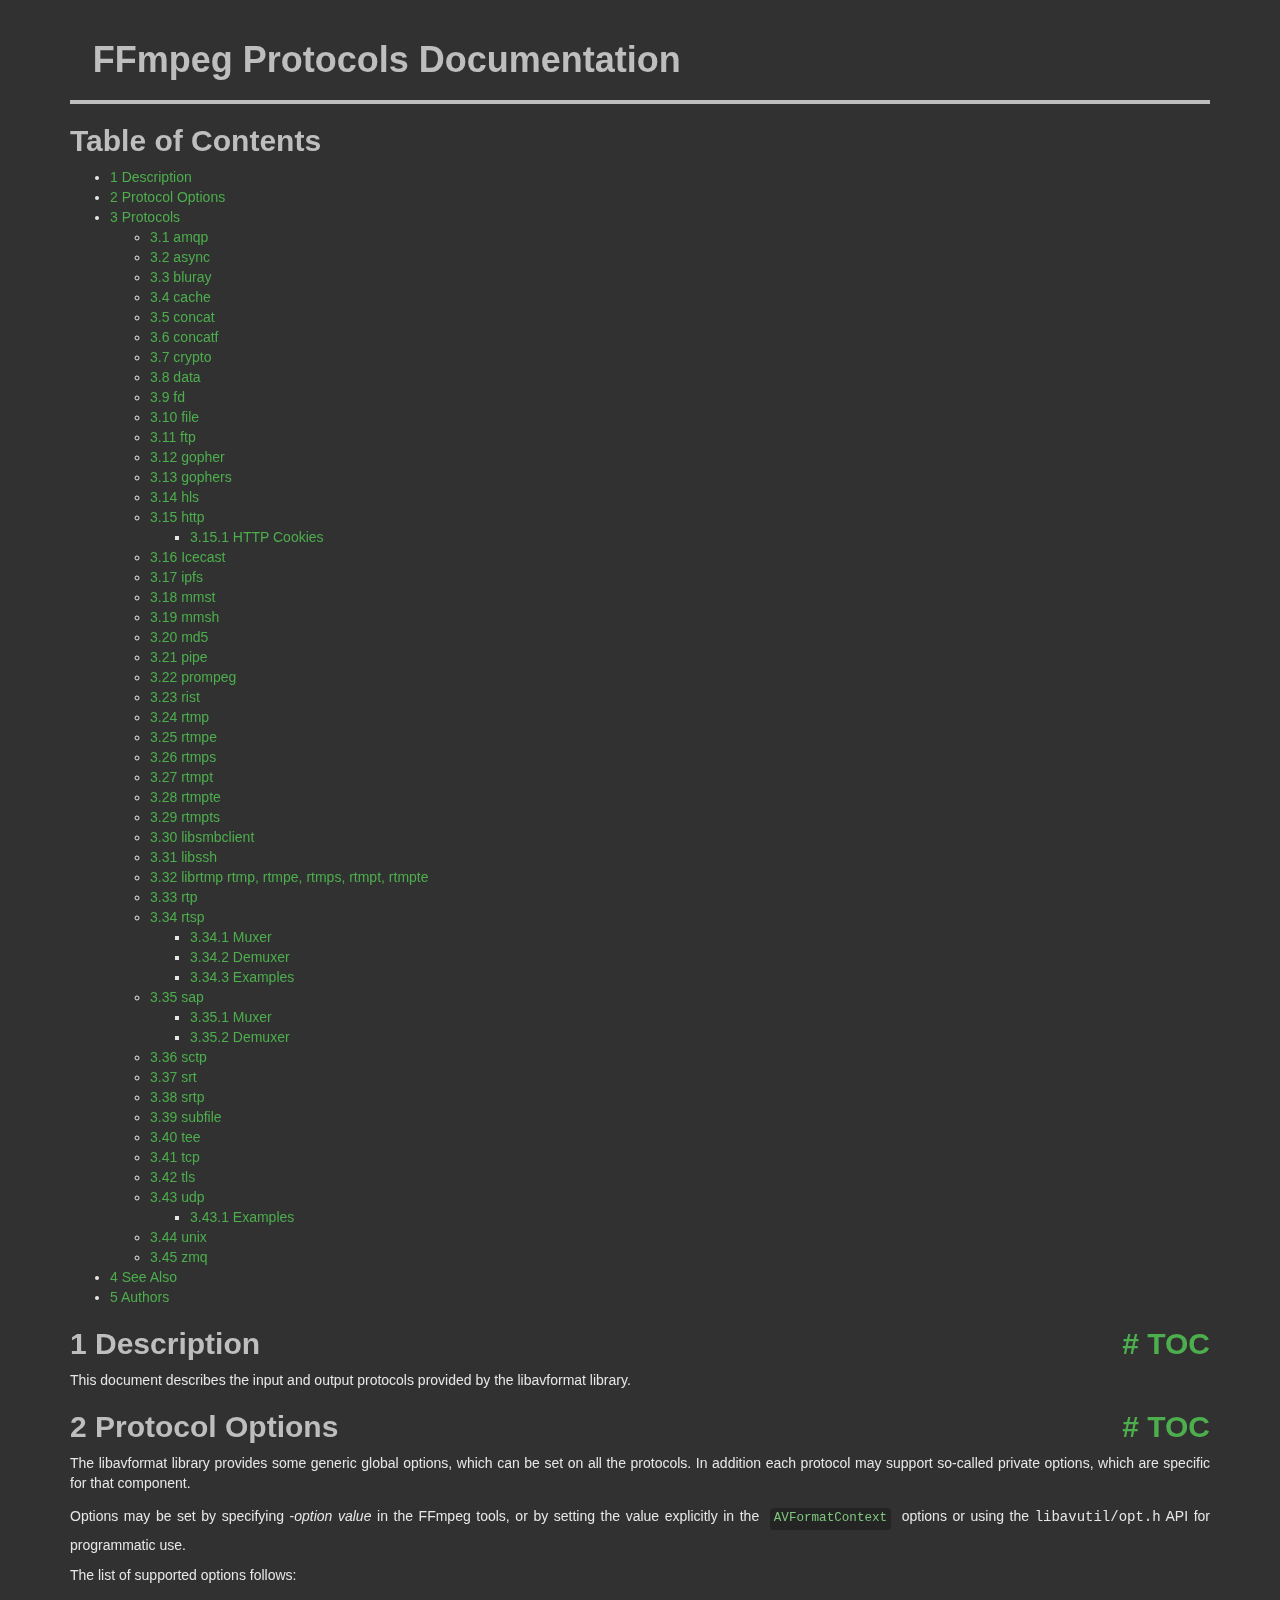
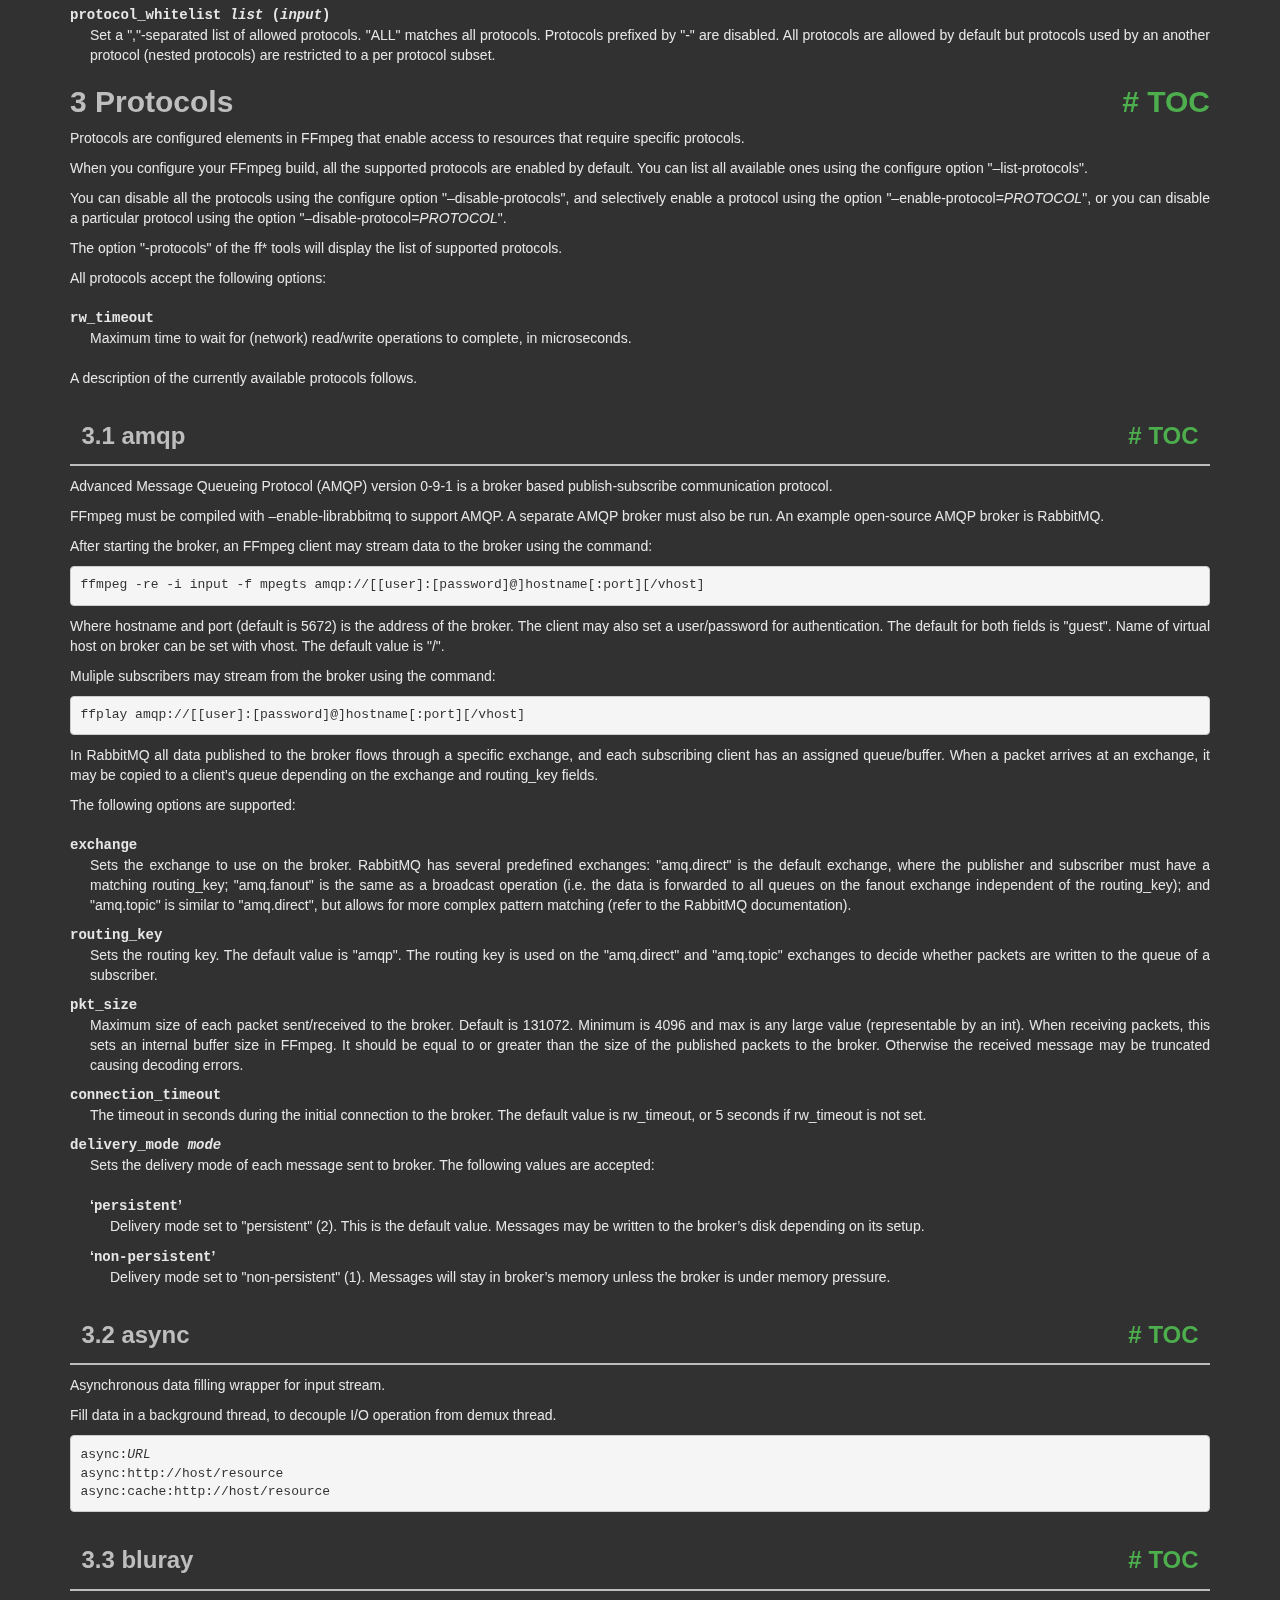
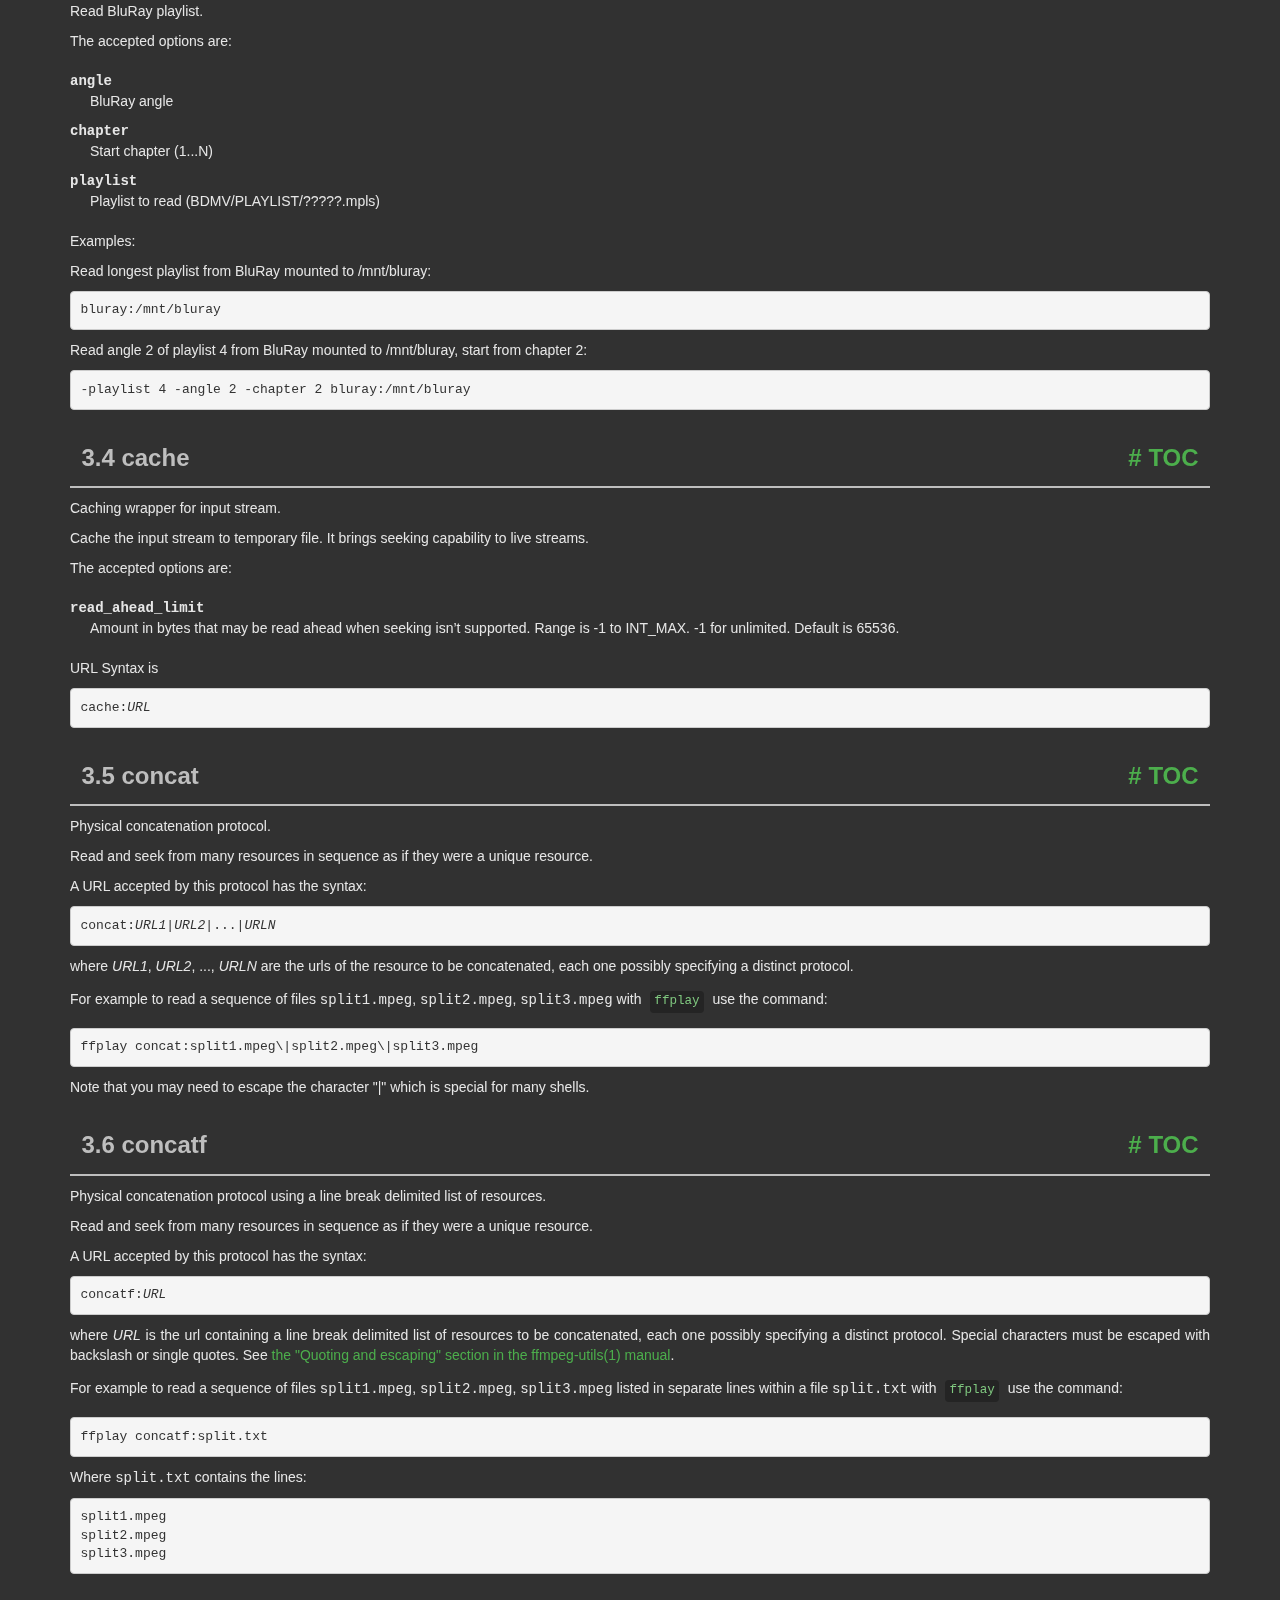
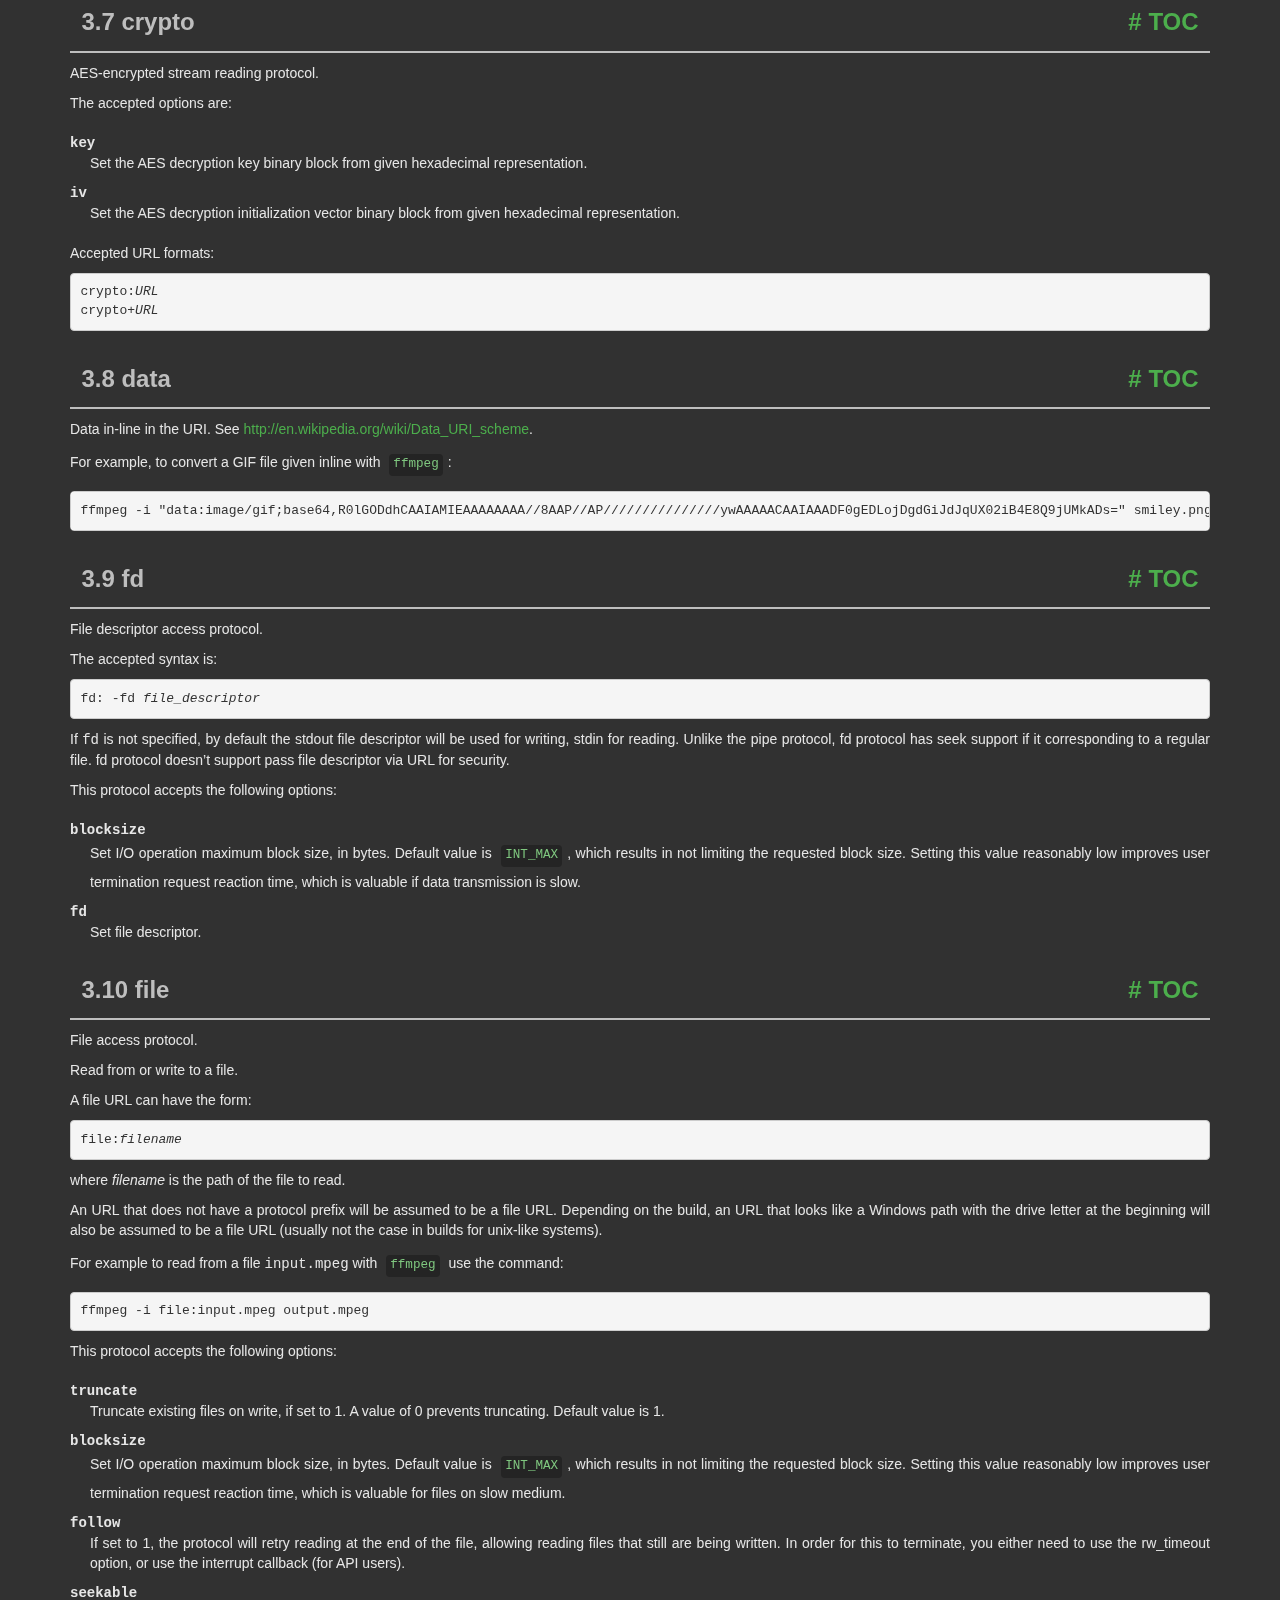
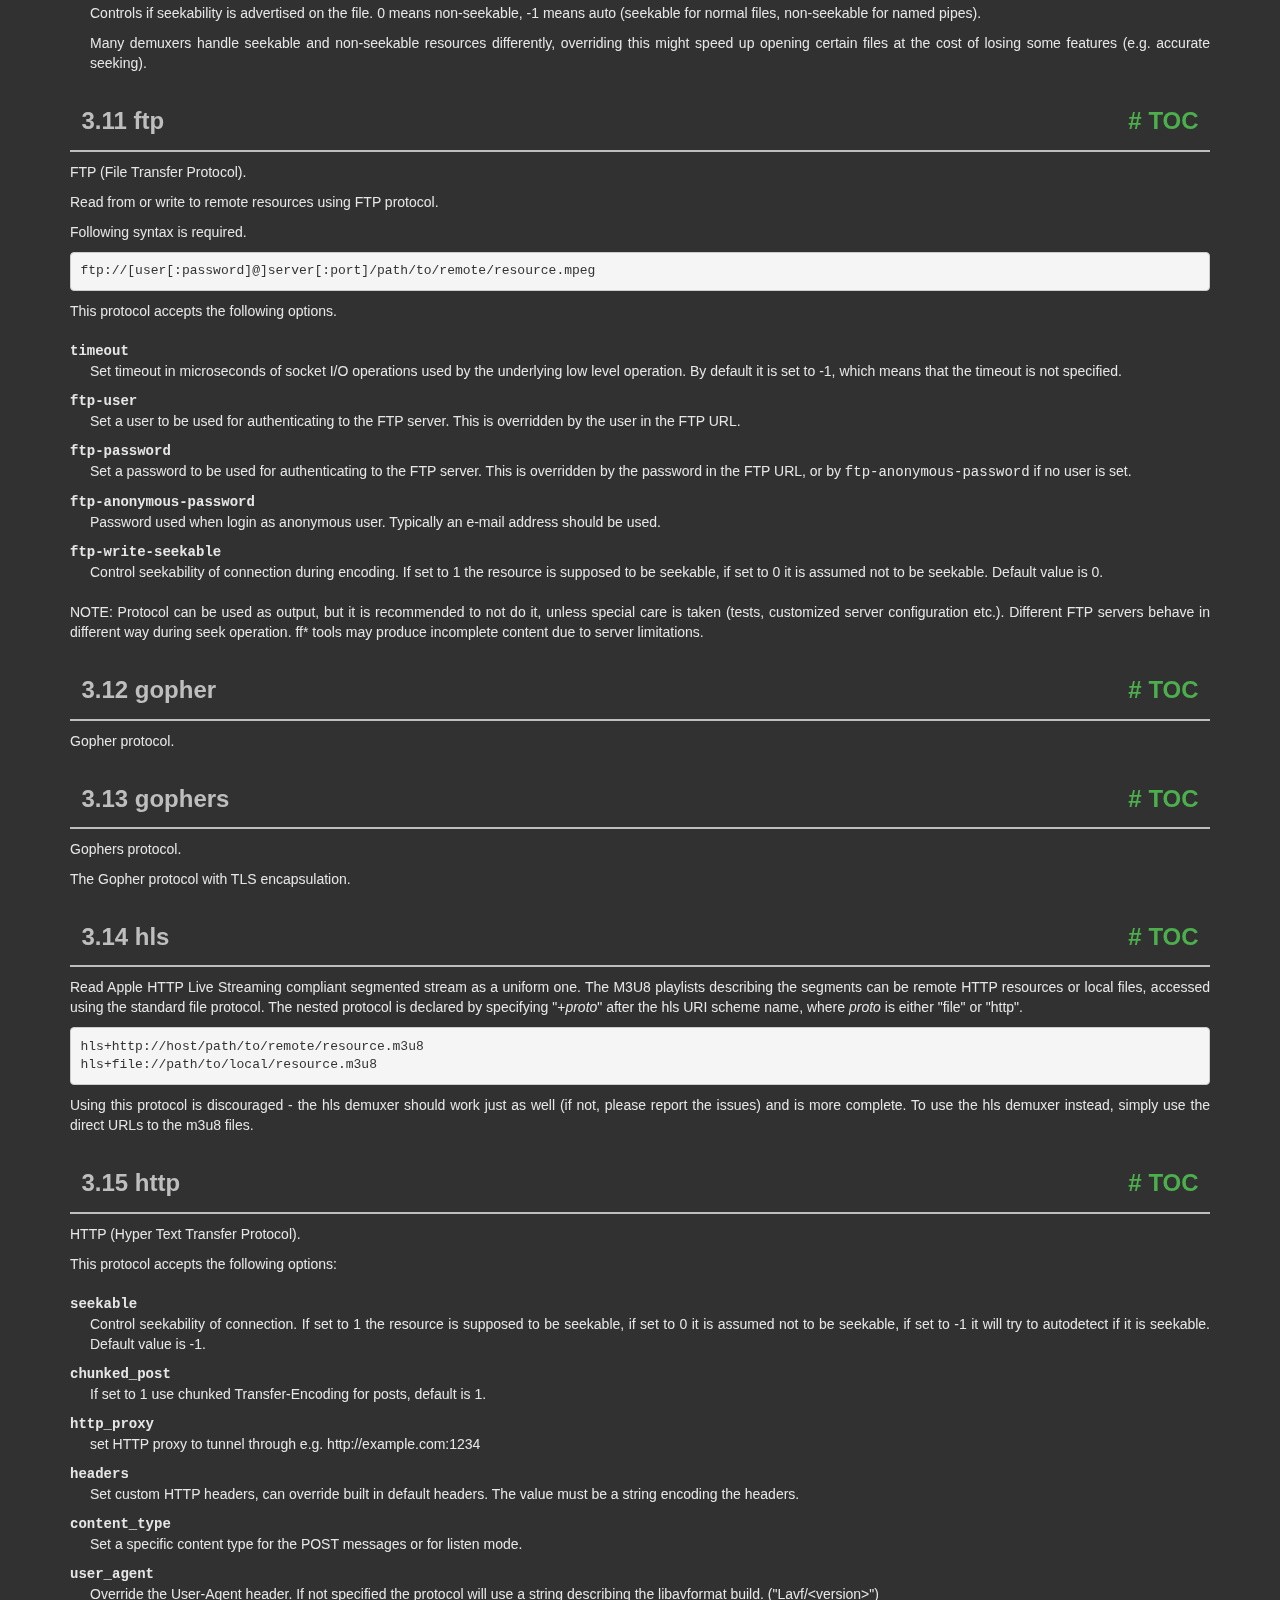
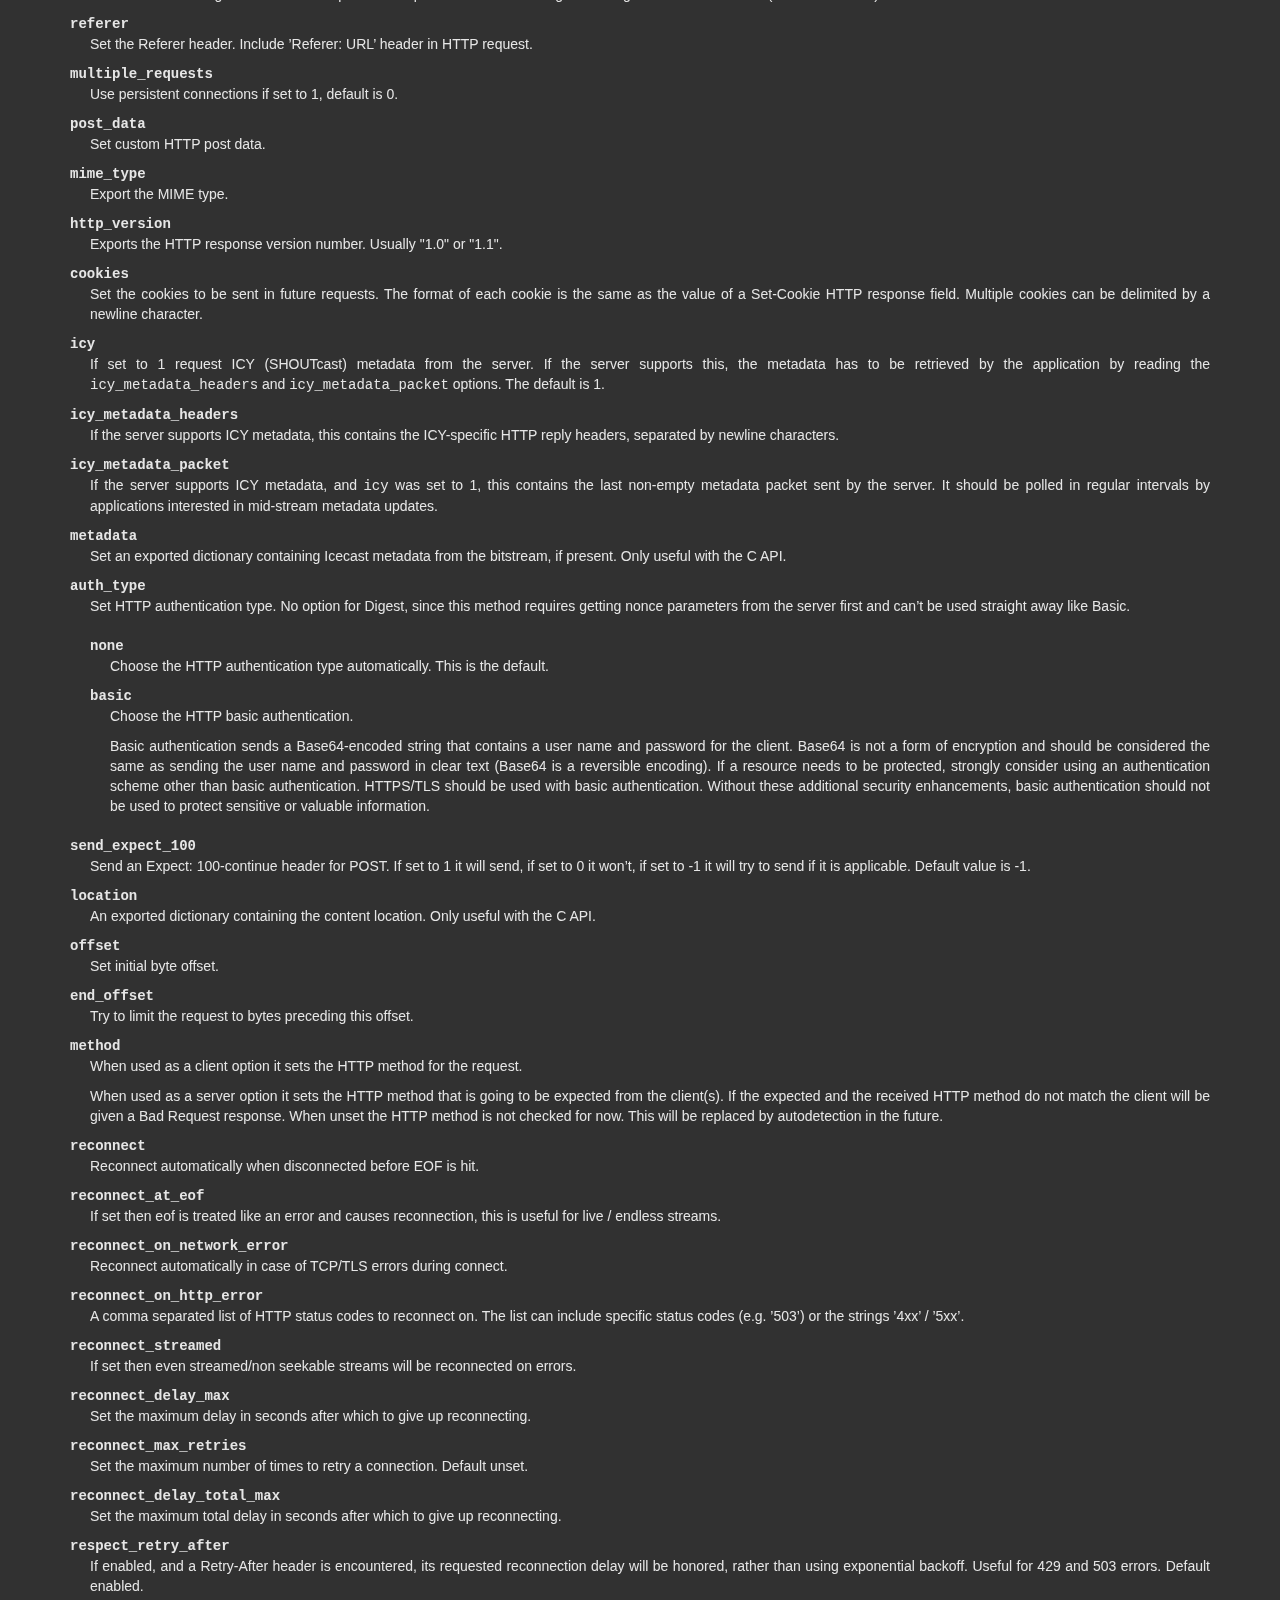
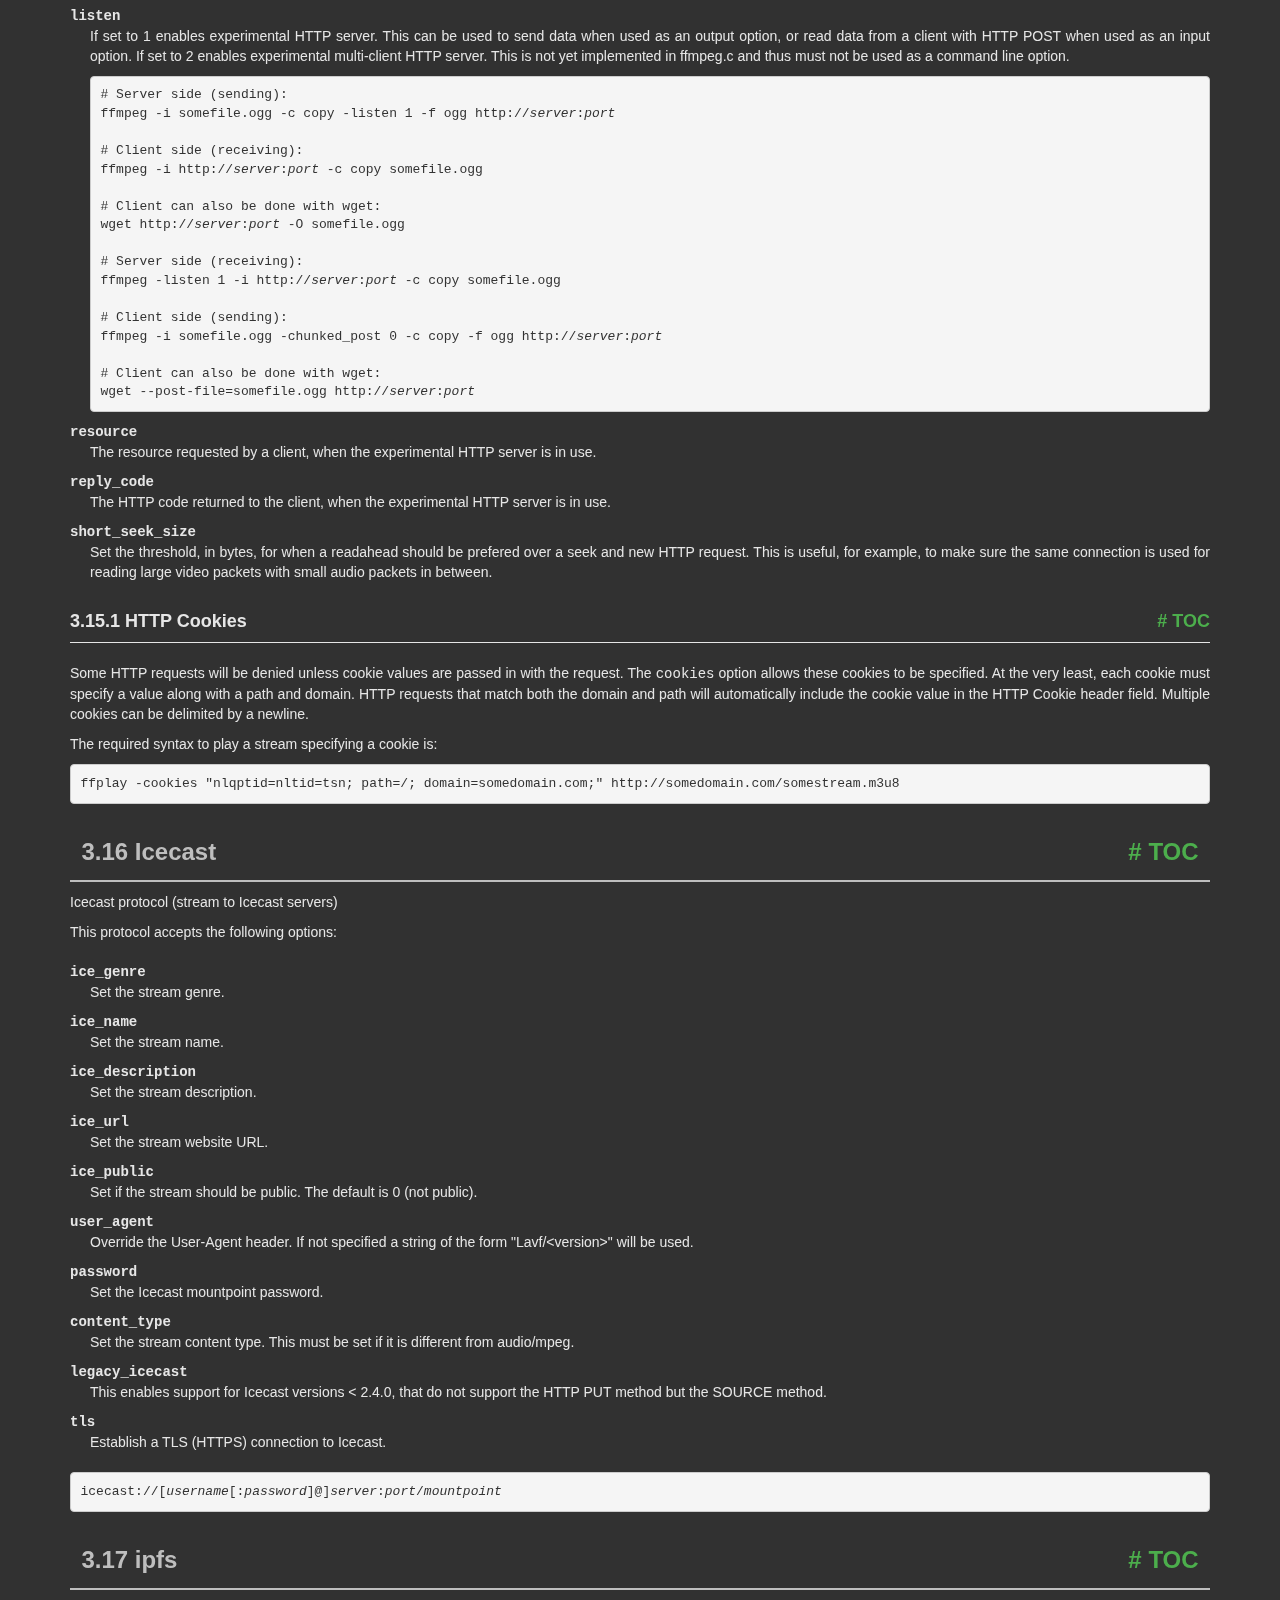
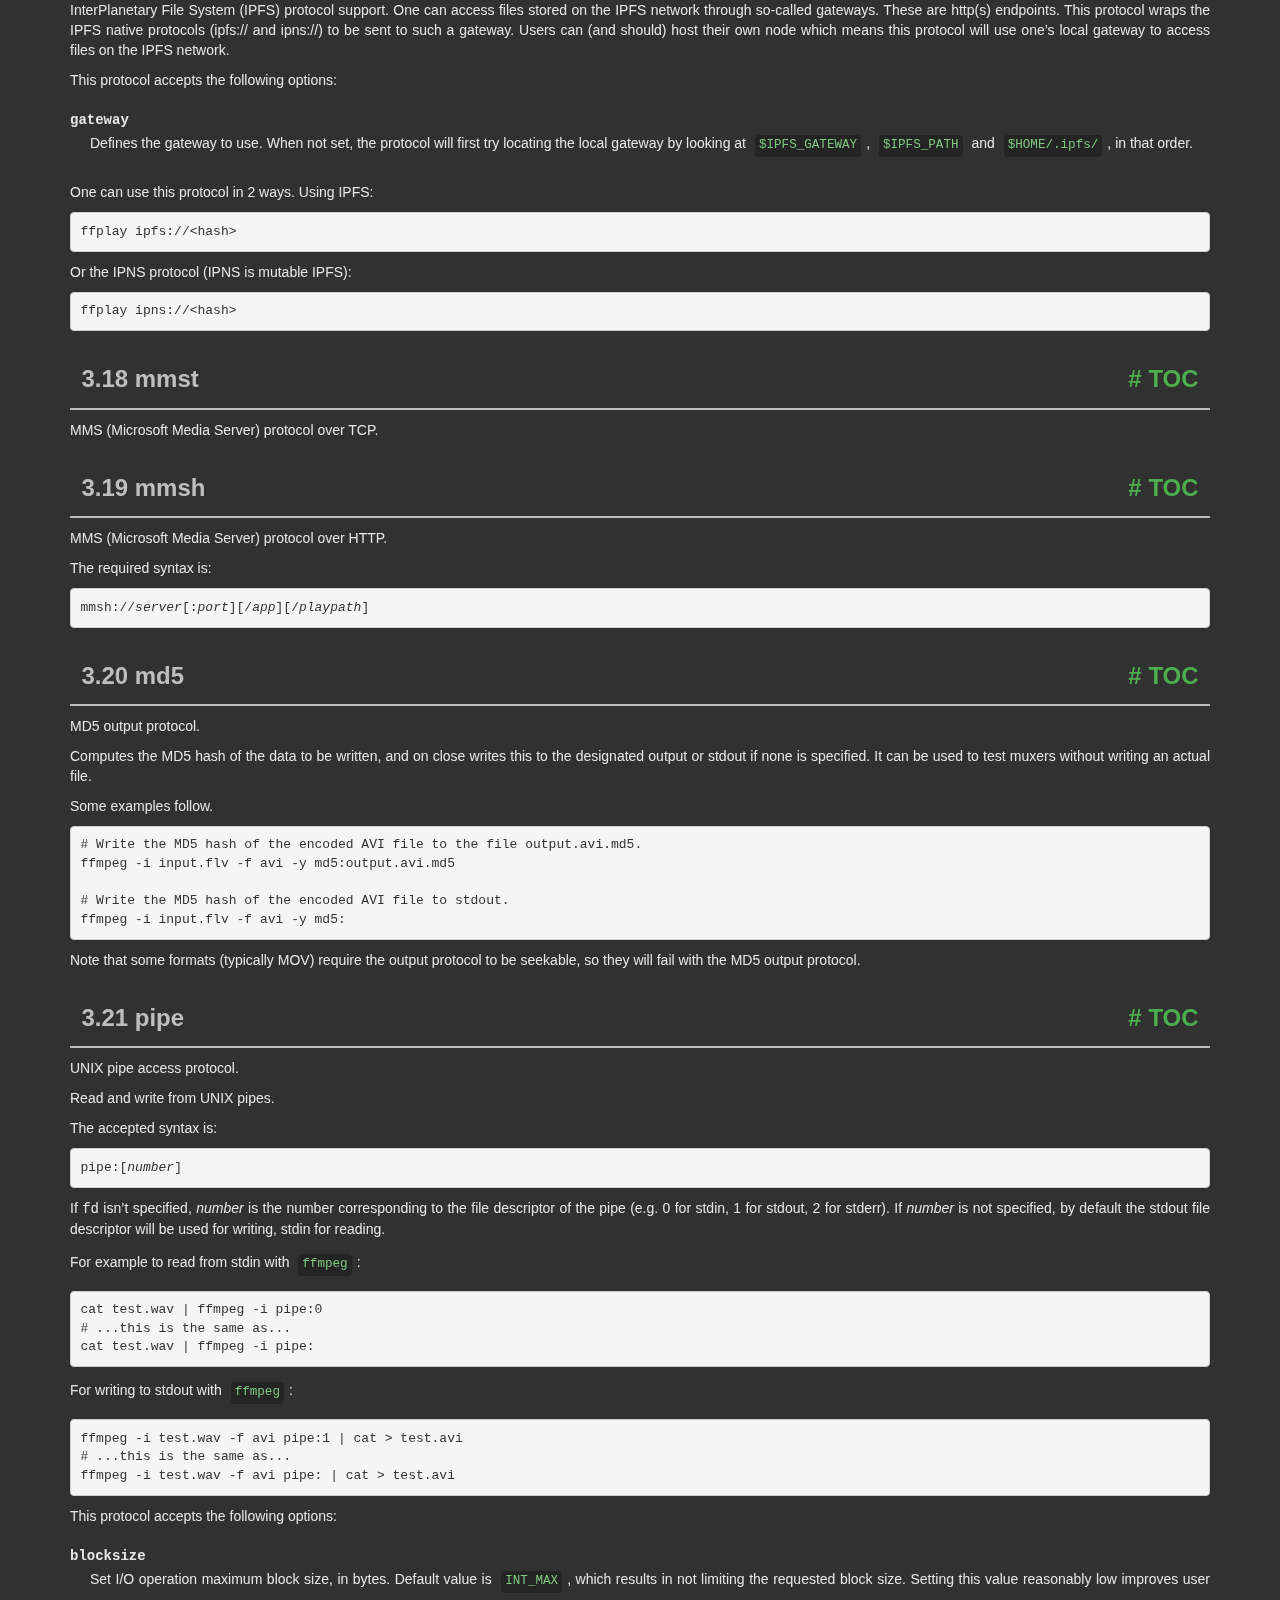
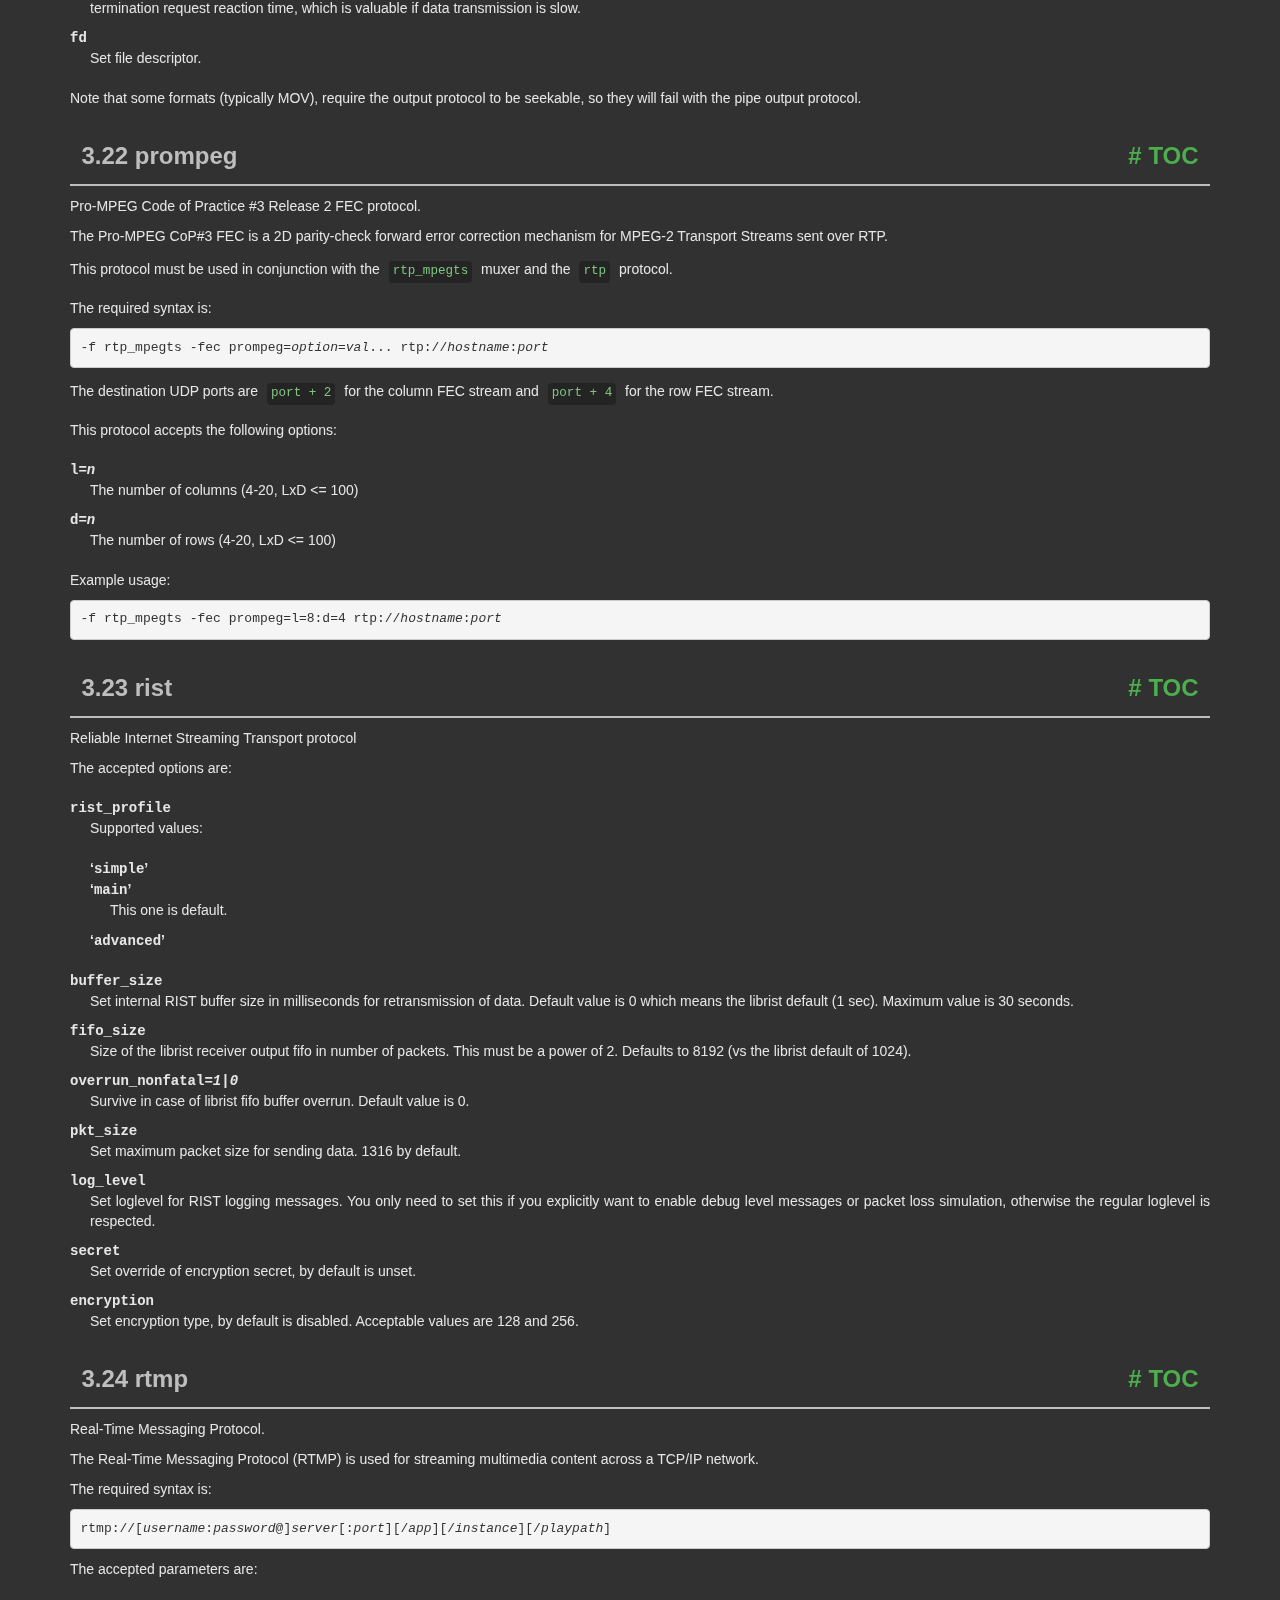
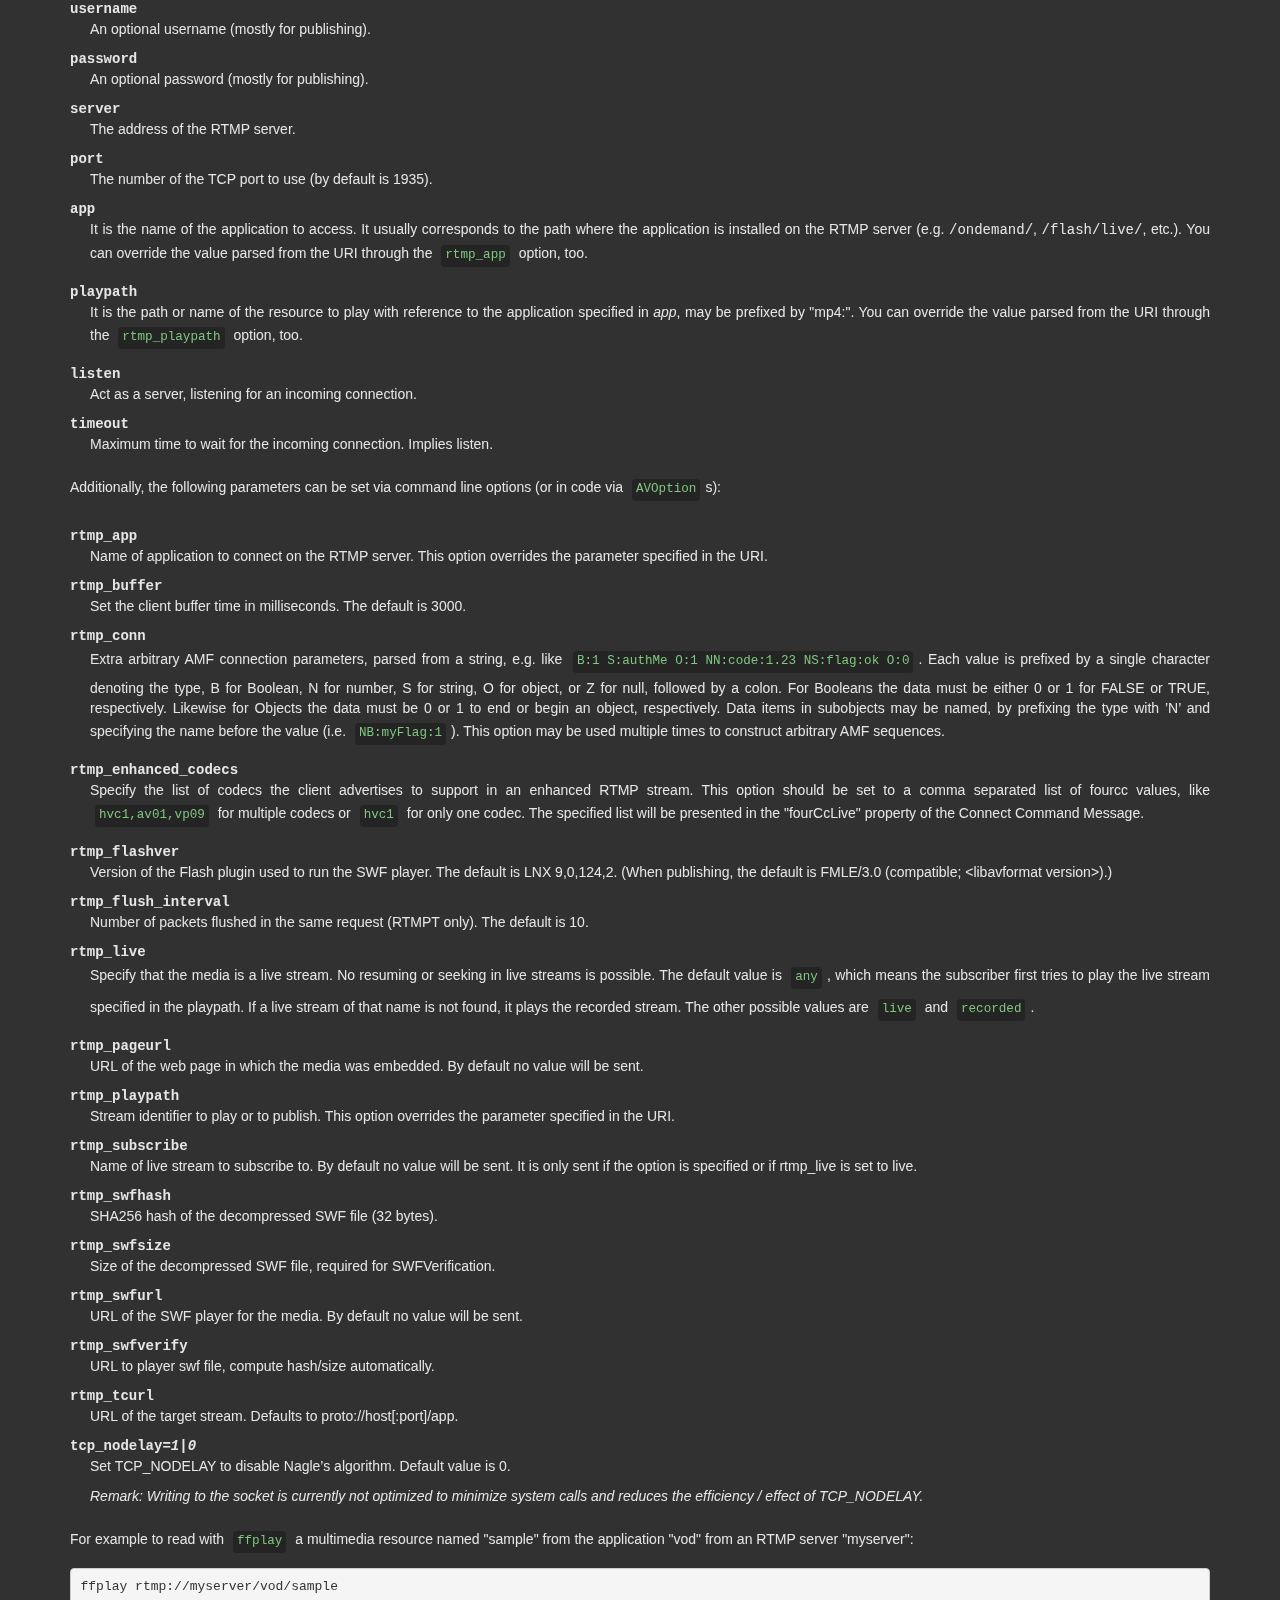
<file: ffmpeg-7.1.1-essentials_build/doc/ffmpeg-protocols.html>
<!DOCTYPE html PUBLIC "-//W3C//DTD HTML 4.01 Transitional//EN" "http://www.w3.org/TR/html4/loose.dtd">
<html>
<!-- Created by , GNU Texinfo 7.1.1 -->
  <head>
    <meta charset="utf-8">
    <title>
      FFmpeg Protocols Documentation
    </title>
    <meta name="viewport" content="width=device-width,initial-scale=1.0">
    <link rel="stylesheet" type="text/css" href="bootstrap.min.css">
    <link rel="stylesheet" type="text/css" href="style.min.css">
  </head>
  <body>
    <div class="container">
      <h1>
      FFmpeg Protocols Documentation
      </h1>


<a name="SEC_Top"></a>

<div class="element-contents" id="SEC_Contents">
<h2 class="contents-heading">Table of Contents</h2>

<div class="contents">

<ul class="toc-numbered-mark">
  <li><a id="toc-Description" href="#Description">1 Description</a></li>
  <li><a id="toc-Protocol-Options" href="#Protocol-Options">2 Protocol Options</a></li>
  <li><a id="toc-Protocols" href="#Protocols">3 Protocols</a>
  <ul class="toc-numbered-mark">
    <li><a id="toc-amqp" href="#amqp">3.1 amqp</a></li>
    <li><a id="toc-async" href="#async">3.2 async</a></li>
    <li><a id="toc-bluray" href="#bluray">3.3 bluray</a></li>
    <li><a id="toc-cache" href="#cache">3.4 cache</a></li>
    <li><a id="toc-concat" href="#concat">3.5 concat</a></li>
    <li><a id="toc-concatf" href="#concatf">3.6 concatf</a></li>
    <li><a id="toc-crypto" href="#crypto">3.7 crypto</a></li>
    <li><a id="toc-data" href="#data">3.8 data</a></li>
    <li><a id="toc-fd" href="#fd">3.9 fd</a></li>
    <li><a id="toc-file" href="#file">3.10 file</a></li>
    <li><a id="toc-ftp" href="#ftp">3.11 ftp</a></li>
    <li><a id="toc-gopher" href="#gopher">3.12 gopher</a></li>
    <li><a id="toc-gophers" href="#gophers">3.13 gophers</a></li>
    <li><a id="toc-hls" href="#hls">3.14 hls</a></li>
    <li><a id="toc-http" href="#http">3.15 http</a>
    <ul class="toc-numbered-mark">
      <li><a id="toc-HTTP-Cookies" href="#HTTP-Cookies">3.15.1 HTTP Cookies</a></li>
    </ul></li>
    <li><a id="toc-Icecast" href="#Icecast">3.16 Icecast</a></li>
    <li><a id="toc-ipfs" href="#ipfs">3.17 ipfs</a></li>
    <li><a id="toc-mmst" href="#mmst">3.18 mmst</a></li>
    <li><a id="toc-mmsh" href="#mmsh">3.19 mmsh</a></li>
    <li><a id="toc-md5" href="#md5">3.20 md5</a></li>
    <li><a id="toc-pipe" href="#pipe">3.21 pipe</a></li>
    <li><a id="toc-prompeg" href="#prompeg">3.22 prompeg</a></li>
    <li><a id="toc-rist" href="#rist">3.23 rist</a></li>
    <li><a id="toc-rtmp" href="#rtmp">3.24 rtmp</a></li>
    <li><a id="toc-rtmpe" href="#rtmpe">3.25 rtmpe</a></li>
    <li><a id="toc-rtmps" href="#rtmps">3.26 rtmps</a></li>
    <li><a id="toc-rtmpt" href="#rtmpt">3.27 rtmpt</a></li>
    <li><a id="toc-rtmpte" href="#rtmpte">3.28 rtmpte</a></li>
    <li><a id="toc-rtmpts" href="#rtmpts">3.29 rtmpts</a></li>
    <li><a id="toc-libsmbclient" href="#libsmbclient">3.30 libsmbclient</a></li>
    <li><a id="toc-libssh" href="#libssh">3.31 libssh</a></li>
    <li><a id="toc-librtmp-rtmp_002c-rtmpe_002c-rtmps_002c-rtmpt_002c-rtmpte" href="#librtmp-rtmp_002c-rtmpe_002c-rtmps_002c-rtmpt_002c-rtmpte">3.32 librtmp rtmp, rtmpe, rtmps, rtmpt, rtmpte</a></li>
    <li><a id="toc-rtp" href="#rtp">3.33 rtp</a></li>
    <li><a id="toc-rtsp" href="#rtsp">3.34 rtsp</a>
    <ul class="toc-numbered-mark">
      <li><a id="toc-Muxer" href="#Muxer">3.34.1 Muxer</a></li>
      <li><a id="toc-Demuxer" href="#Demuxer">3.34.2 Demuxer</a></li>
      <li><a id="toc-Examples" href="#Examples">3.34.3 Examples</a></li>
    </ul></li>
    <li><a id="toc-sap" href="#sap">3.35 sap</a>
    <ul class="toc-numbered-mark">
      <li><a id="toc-Muxer-1" href="#Muxer-1">3.35.1 Muxer</a></li>
      <li><a id="toc-Demuxer-1" href="#Demuxer-1">3.35.2 Demuxer</a></li>
    </ul></li>
    <li><a id="toc-sctp" href="#sctp">3.36 sctp</a></li>
    <li><a id="toc-srt" href="#srt">3.37 srt</a></li>
    <li><a id="toc-srtp" href="#srtp">3.38 srtp</a></li>
    <li><a id="toc-subfile" href="#subfile">3.39 subfile</a></li>
    <li><a id="toc-tee" href="#tee">3.40 tee</a></li>
    <li><a id="toc-tcp" href="#tcp">3.41 tcp</a></li>
    <li><a id="toc-tls" href="#tls">3.42 tls</a></li>
    <li><a id="toc-udp" href="#udp">3.43 udp</a>
    <ul class="toc-numbered-mark">
      <li><a id="toc-Examples-1" href="#Examples-1">3.43.1 Examples</a></li>
    </ul></li>
    <li><a id="toc-unix" href="#unix">3.44 unix</a></li>
    <li><a id="toc-zmq" href="#zmq">3.45 zmq</a></li>
  </ul></li>
  <li><a id="toc-See-Also" href="#See-Also">4 See Also</a></li>
  <li><a id="toc-Authors" href="#Authors">5 Authors</a></li>
</ul>
</div>
</div>

<a name="Description"></a>
<h2 class="chapter">1 Description<span class="pull-right"><a class="anchor hidden-xs" href="#Description" aria-hidden="true">#</a> <a class="anchor hidden-xs"href="#toc-Description" aria-hidden="true">TOC</a></span></h2>

<p>This document describes the input and output protocols provided by the
libavformat library.
</p>

<a name="Protocol-Options"></a>
<h2 class="chapter">2 Protocol Options<span class="pull-right"><a class="anchor hidden-xs" href="#Protocol-Options" aria-hidden="true">#</a> <a class="anchor hidden-xs"href="#toc-Protocol-Options" aria-hidden="true">TOC</a></span></h2>

<p>The libavformat library provides some generic global options, which
can be set on all the protocols. In addition each protocol may support
so-called private options, which are specific for that component.
</p>
<p>Options may be set by specifying -<var class="var">option</var> <var class="var">value</var> in the
FFmpeg tools, or by setting the value explicitly in the
<code class="code">AVFormatContext</code> options or using the <samp class="file">libavutil/opt.h</samp> API
for programmatic use.
</p>
<p>The list of supported options follows:
</p>
<dl class="table">
<dt><samp class="option">protocol_whitelist <var class="var">list</var> (<em class="emph">input</em>)</samp></dt>
<dd><p>Set a &quot;,&quot;-separated list of allowed protocols. &quot;ALL&quot; matches all protocols. Protocols
prefixed by &quot;-&quot; are disabled.
All protocols are allowed by default but protocols used by an another
protocol (nested protocols) are restricted to a per protocol subset.
</p></dd>
</dl>


<a name="Protocols"></a>
<h2 class="chapter">3 Protocols<span class="pull-right"><a class="anchor hidden-xs" href="#Protocols" aria-hidden="true">#</a> <a class="anchor hidden-xs"href="#toc-Protocols" aria-hidden="true">TOC</a></span></h2>

<p>Protocols are configured elements in FFmpeg that enable access to
resources that require specific protocols.
</p>
<p>When you configure your FFmpeg build, all the supported protocols are
enabled by default. You can list all available ones using the
configure option &quot;&ndash;list-protocols&quot;.
</p>
<p>You can disable all the protocols using the configure option
&quot;&ndash;disable-protocols&quot;, and selectively enable a protocol using the
option &quot;&ndash;enable-protocol=<var class="var">PROTOCOL</var>&quot;, or you can disable a
particular protocol using the option
&quot;&ndash;disable-protocol=<var class="var">PROTOCOL</var>&quot;.
</p>
<p>The option &quot;-protocols&quot; of the ff* tools will display the list of
supported protocols.
</p>
<p>All protocols accept the following options:
</p>
<dl class="table">
<dt><samp class="option">rw_timeout</samp></dt>
<dd><p>Maximum time to wait for (network) read/write operations to complete,
in microseconds.
</p></dd>
</dl>

<p>A description of the currently available protocols follows.
</p>
<a name="amqp"></a>
<h3 class="section">3.1 amqp<span class="pull-right"><a class="anchor hidden-xs" href="#amqp" aria-hidden="true">#</a> <a class="anchor hidden-xs"href="#toc-amqp" aria-hidden="true">TOC</a></span></h3>

<p>Advanced Message Queueing Protocol (AMQP) version 0-9-1 is a broker based
publish-subscribe communication protocol.
</p>
<p>FFmpeg must be compiled with &ndash;enable-librabbitmq to support AMQP. A separate
AMQP broker must also be run. An example open-source AMQP broker is RabbitMQ.
</p>
<p>After starting the broker, an FFmpeg client may stream data to the broker using
the command:
</p>
<div class="example">
<pre class="example-preformatted">ffmpeg -re -i input -f mpegts amqp://[[user]:[password]@]hostname[:port][/vhost]
</pre></div>

<p>Where hostname and port (default is 5672) is the address of the broker. The
client may also set a user/password for authentication. The default for both
fields is &quot;guest&quot;. Name of virtual host on broker can be set with vhost. The
default value is &quot;/&quot;.
</p>
<p>Muliple subscribers may stream from the broker using the command:
</p><div class="example">
<pre class="example-preformatted">ffplay amqp://[[user]:[password]@]hostname[:port][/vhost]
</pre></div>

<p>In RabbitMQ all data published to the broker flows through a specific exchange,
and each subscribing client has an assigned queue/buffer. When a packet arrives
at an exchange, it may be copied to a client&rsquo;s queue depending on the exchange
and routing_key fields.
</p>
<p>The following options are supported:
</p>
<dl class="table">
<dt><samp class="option">exchange</samp></dt>
<dd><p>Sets the exchange to use on the broker. RabbitMQ has several predefined
exchanges: &quot;amq.direct&quot; is the default exchange, where the publisher and
subscriber must have a matching routing_key; &quot;amq.fanout&quot; is the same as a
broadcast operation (i.e. the data is forwarded to all queues on the fanout
exchange independent of the routing_key); and &quot;amq.topic&quot; is similar to
&quot;amq.direct&quot;, but allows for more complex pattern matching (refer to the RabbitMQ
documentation).
</p>
</dd>
<dt><samp class="option">routing_key</samp></dt>
<dd><p>Sets the routing key. The default value is &quot;amqp&quot;. The routing key is used on
the &quot;amq.direct&quot; and &quot;amq.topic&quot; exchanges to decide whether packets are written
to the queue of a subscriber.
</p>
</dd>
<dt><samp class="option">pkt_size</samp></dt>
<dd><p>Maximum size of each packet sent/received to the broker. Default is 131072.
Minimum is 4096 and max is any large value (representable by an int). When
receiving packets, this sets an internal buffer size in FFmpeg. It should be
equal to or greater than the size of the published packets to the broker. Otherwise
the received message may be truncated causing decoding errors.
</p>
</dd>
<dt><samp class="option">connection_timeout</samp></dt>
<dd><p>The timeout in seconds during the initial connection to the broker. The
default value is rw_timeout, or 5 seconds if rw_timeout is not set.
</p>
</dd>
<dt><samp class="option">delivery_mode <var class="var">mode</var></samp></dt>
<dd><p>Sets the delivery mode of each message sent to broker.
The following values are accepted:
</p><dl class="table">
<dt>&lsquo;<samp class="samp">persistent</samp>&rsquo;</dt>
<dd><p>Delivery mode set to &quot;persistent&quot; (2). This is the default value.
Messages may be written to the broker&rsquo;s disk depending on its setup.
</p>
</dd>
<dt>&lsquo;<samp class="samp">non-persistent</samp>&rsquo;</dt>
<dd><p>Delivery mode set to &quot;non-persistent&quot; (1).
Messages will stay in broker&rsquo;s memory unless the broker is under memory
pressure.
</p>
</dd>
</dl>

</dd>
</dl>

<a name="async"></a>
<h3 class="section">3.2 async<span class="pull-right"><a class="anchor hidden-xs" href="#async" aria-hidden="true">#</a> <a class="anchor hidden-xs"href="#toc-async" aria-hidden="true">TOC</a></span></h3>

<p>Asynchronous data filling wrapper for input stream.
</p>
<p>Fill data in a background thread, to decouple I/O operation from demux thread.
</p>
<div class="example">
<pre class="example-preformatted">async:<var class="var">URL</var>
async:http://host/resource
async:cache:http://host/resource
</pre></div>

<a name="bluray"></a>
<h3 class="section">3.3 bluray<span class="pull-right"><a class="anchor hidden-xs" href="#bluray" aria-hidden="true">#</a> <a class="anchor hidden-xs"href="#toc-bluray" aria-hidden="true">TOC</a></span></h3>

<p>Read BluRay playlist.
</p>
<p>The accepted options are:
</p><dl class="table">
<dt><samp class="option">angle</samp></dt>
<dd><p>BluRay angle
</p>
</dd>
<dt><samp class="option">chapter</samp></dt>
<dd><p>Start chapter (1...N)
</p>
</dd>
<dt><samp class="option">playlist</samp></dt>
<dd><p>Playlist to read (BDMV/PLAYLIST/?????.mpls)
</p>
</dd>
</dl>

<p>Examples:
</p>
<p>Read longest playlist from BluRay mounted to /mnt/bluray:
</p><div class="example">
<pre class="example-preformatted">bluray:/mnt/bluray
</pre></div>

<p>Read angle 2 of playlist 4 from BluRay mounted to /mnt/bluray, start from chapter 2:
</p><div class="example">
<pre class="example-preformatted">-playlist 4 -angle 2 -chapter 2 bluray:/mnt/bluray
</pre></div>

<a name="cache"></a>
<h3 class="section">3.4 cache<span class="pull-right"><a class="anchor hidden-xs" href="#cache" aria-hidden="true">#</a> <a class="anchor hidden-xs"href="#toc-cache" aria-hidden="true">TOC</a></span></h3>

<p>Caching wrapper for input stream.
</p>
<p>Cache the input stream to temporary file. It brings seeking capability to live streams.
</p>
<p>The accepted options are:
</p><dl class="table">
<dt><samp class="option">read_ahead_limit</samp></dt>
<dd><p>Amount in bytes that may be read ahead when seeking isn&rsquo;t supported. Range is -1 to INT_MAX.
-1 for unlimited. Default is 65536.
</p>
</dd>
</dl>

<p>URL Syntax is
</p><div class="example">
<pre class="example-preformatted">cache:<var class="var">URL</var>
</pre></div>

<a name="concat"></a>
<h3 class="section">3.5 concat<span class="pull-right"><a class="anchor hidden-xs" href="#concat" aria-hidden="true">#</a> <a class="anchor hidden-xs"href="#toc-concat" aria-hidden="true">TOC</a></span></h3>

<p>Physical concatenation protocol.
</p>
<p>Read and seek from many resources in sequence as if they were
a unique resource.
</p>
<p>A URL accepted by this protocol has the syntax:
</p><div class="example">
<pre class="example-preformatted">concat:<var class="var">URL1</var>|<var class="var">URL2</var>|...|<var class="var">URLN</var>
</pre></div>

<p>where <var class="var">URL1</var>, <var class="var">URL2</var>, ..., <var class="var">URLN</var> are the urls of the
resource to be concatenated, each one possibly specifying a distinct
protocol.
</p>
<p>For example to read a sequence of files <samp class="file">split1.mpeg</samp>,
<samp class="file">split2.mpeg</samp>, <samp class="file">split3.mpeg</samp> with <code class="command">ffplay</code> use the
command:
</p><div class="example">
<pre class="example-preformatted">ffplay concat:split1.mpeg\|split2.mpeg\|split3.mpeg
</pre></div>

<p>Note that you may need to escape the character &quot;|&quot; which is special for
many shells.
</p>
<a name="concatf"></a>
<h3 class="section">3.6 concatf<span class="pull-right"><a class="anchor hidden-xs" href="#concatf" aria-hidden="true">#</a> <a class="anchor hidden-xs"href="#toc-concatf" aria-hidden="true">TOC</a></span></h3>

<p>Physical concatenation protocol using a line break delimited list of
resources.
</p>
<p>Read and seek from many resources in sequence as if they were
a unique resource.
</p>
<p>A URL accepted by this protocol has the syntax:
</p><div class="example">
<pre class="example-preformatted">concatf:<var class="var">URL</var>
</pre></div>

<p>where <var class="var">URL</var> is the url containing a line break delimited list of
resources to be concatenated, each one possibly specifying a distinct
protocol. Special characters must be escaped with backslash or single
quotes. See <a data-manual="ffmpeg-utils" href="ffmpeg-utils.html#quoting_005fand_005fescaping">the &quot;Quoting and escaping&quot;
section in the ffmpeg-utils(1) manual</a>.
</p>
<p>For example to read a sequence of files <samp class="file">split1.mpeg</samp>,
<samp class="file">split2.mpeg</samp>, <samp class="file">split3.mpeg</samp> listed in separate lines within
a file <samp class="file">split.txt</samp> with <code class="command">ffplay</code> use the command:
</p><div class="example">
<pre class="example-preformatted">ffplay concatf:split.txt
</pre></div>
<p>Where <samp class="file">split.txt</samp> contains the lines:
</p><div class="example">
<pre class="example-preformatted">split1.mpeg
split2.mpeg
split3.mpeg
</pre></div>

<a name="crypto"></a>
<h3 class="section">3.7 crypto<span class="pull-right"><a class="anchor hidden-xs" href="#crypto" aria-hidden="true">#</a> <a class="anchor hidden-xs"href="#toc-crypto" aria-hidden="true">TOC</a></span></h3>

<p>AES-encrypted stream reading protocol.
</p>
<p>The accepted options are:
</p><dl class="table">
<dt><samp class="option">key</samp></dt>
<dd><p>Set the AES decryption key binary block from given hexadecimal representation.
</p>
</dd>
<dt><samp class="option">iv</samp></dt>
<dd><p>Set the AES decryption initialization vector binary block from given hexadecimal representation.
</p></dd>
</dl>

<p>Accepted URL formats:
</p><div class="example">
<pre class="example-preformatted">crypto:<var class="var">URL</var>
crypto+<var class="var">URL</var>
</pre></div>

<a name="data"></a>
<h3 class="section">3.8 data<span class="pull-right"><a class="anchor hidden-xs" href="#data" aria-hidden="true">#</a> <a class="anchor hidden-xs"href="#toc-data" aria-hidden="true">TOC</a></span></h3>

<p>Data in-line in the URI. See <a class="url" href="http://en.wikipedia.org/wiki/Data_URI_scheme">http://en.wikipedia.org/wiki/Data_URI_scheme</a>.
</p>
<p>For example, to convert a GIF file given inline with <code class="command">ffmpeg</code>:
</p><div class="example">
<pre class="example-preformatted">ffmpeg -i &quot;[data-uri]&quot; smiley.png
</pre></div>

<a name="fd"></a>
<h3 class="section">3.9 fd<span class="pull-right"><a class="anchor hidden-xs" href="#fd" aria-hidden="true">#</a> <a class="anchor hidden-xs"href="#toc-fd" aria-hidden="true">TOC</a></span></h3>

<p>File descriptor access protocol.
</p>
<p>The accepted syntax is:
</p><div class="example">
<pre class="example-preformatted">fd: -fd <var class="var">file_descriptor</var>
</pre></div>

<p>If <samp class="option">fd</samp> is not specified, by default the stdout file descriptor will be
used for writing, stdin for reading. Unlike the pipe protocol, fd protocol has
seek support if it corresponding to a regular file. fd protocol doesn&rsquo;t support
pass file descriptor via URL for security.
</p>
<p>This protocol accepts the following options:
</p>
<dl class="table">
<dt><samp class="option">blocksize</samp></dt>
<dd><p>Set I/O operation maximum block size, in bytes. Default value is
<code class="code">INT_MAX</code>, which results in not limiting the requested block size.
Setting this value reasonably low improves user termination request reaction
time, which is valuable if data transmission is slow.
</p>
</dd>
<dt><samp class="option">fd</samp></dt>
<dd><p>Set file descriptor.
</p></dd>
</dl>

<a name="file"></a>
<h3 class="section">3.10 file<span class="pull-right"><a class="anchor hidden-xs" href="#file" aria-hidden="true">#</a> <a class="anchor hidden-xs"href="#toc-file" aria-hidden="true">TOC</a></span></h3>

<p>File access protocol.
</p>
<p>Read from or write to a file.
</p>
<p>A file URL can have the form:
</p><div class="example">
<pre class="example-preformatted">file:<var class="var">filename</var>
</pre></div>

<p>where <var class="var">filename</var> is the path of the file to read.
</p>
<p>An URL that does not have a protocol prefix will be assumed to be a
file URL. Depending on the build, an URL that looks like a Windows
path with the drive letter at the beginning will also be assumed to be
a file URL (usually not the case in builds for unix-like systems).
</p>
<p>For example to read from a file <samp class="file">input.mpeg</samp> with <code class="command">ffmpeg</code>
use the command:
</p><div class="example">
<pre class="example-preformatted">ffmpeg -i file:input.mpeg output.mpeg
</pre></div>

<p>This protocol accepts the following options:
</p>
<dl class="table">
<dt><samp class="option">truncate</samp></dt>
<dd><p>Truncate existing files on write, if set to 1. A value of 0 prevents
truncating. Default value is 1.
</p>
</dd>
<dt><samp class="option">blocksize</samp></dt>
<dd><p>Set I/O operation maximum block size, in bytes. Default value is
<code class="code">INT_MAX</code>, which results in not limiting the requested block size.
Setting this value reasonably low improves user termination request reaction
time, which is valuable for files on slow medium.
</p>
</dd>
<dt><samp class="option">follow</samp></dt>
<dd><p>If set to 1, the protocol will retry reading at the end of the file, allowing
reading files that still are being written. In order for this to terminate,
you either need to use the rw_timeout option, or use the interrupt callback
(for API users).
</p>
</dd>
<dt><samp class="option">seekable</samp></dt>
<dd><p>Controls if seekability is advertised on the file. 0 means non-seekable, -1
means auto (seekable for normal files, non-seekable for named pipes).
</p>
<p>Many demuxers handle seekable and non-seekable resources differently,
overriding this might speed up opening certain files at the cost of losing some
features (e.g. accurate seeking).
</p></dd>
</dl>

<a name="ftp"></a>
<h3 class="section">3.11 ftp<span class="pull-right"><a class="anchor hidden-xs" href="#ftp" aria-hidden="true">#</a> <a class="anchor hidden-xs"href="#toc-ftp" aria-hidden="true">TOC</a></span></h3>

<p>FTP (File Transfer Protocol).
</p>
<p>Read from or write to remote resources using FTP protocol.
</p>
<p>Following syntax is required.
</p><div class="example">
<pre class="example-preformatted">ftp://[user[:password]@]server[:port]/path/to/remote/resource.mpeg
</pre></div>

<p>This protocol accepts the following options.
</p>
<dl class="table">
<dt><samp class="option">timeout</samp></dt>
<dd><p>Set timeout in microseconds of socket I/O operations used by the underlying low level
operation. By default it is set to -1, which means that the timeout is
not specified.
</p>
</dd>
<dt><samp class="option">ftp-user</samp></dt>
<dd><p>Set a user to be used for authenticating to the FTP server. This is overridden by the
user in the FTP URL.
</p>
</dd>
<dt><samp class="option">ftp-password</samp></dt>
<dd><p>Set a password to be used for authenticating to the FTP server. This is overridden by
the password in the FTP URL, or by <samp class="option">ftp-anonymous-password</samp> if no user is set.
</p>
</dd>
<dt><samp class="option">ftp-anonymous-password</samp></dt>
<dd><p>Password used when login as anonymous user. Typically an e-mail address
should be used.
</p>
</dd>
<dt><samp class="option">ftp-write-seekable</samp></dt>
<dd><p>Control seekability of connection during encoding. If set to 1 the
resource is supposed to be seekable, if set to 0 it is assumed not
to be seekable. Default value is 0.
</p></dd>
</dl>

<p>NOTE: Protocol can be used as output, but it is recommended to not do
it, unless special care is taken (tests, customized server configuration
etc.). Different FTP servers behave in different way during seek
operation. ff* tools may produce incomplete content due to server limitations.
</p>
<a name="gopher"></a>
<h3 class="section">3.12 gopher<span class="pull-right"><a class="anchor hidden-xs" href="#gopher" aria-hidden="true">#</a> <a class="anchor hidden-xs"href="#toc-gopher" aria-hidden="true">TOC</a></span></h3>

<p>Gopher protocol.
</p>
<a name="gophers"></a>
<h3 class="section">3.13 gophers<span class="pull-right"><a class="anchor hidden-xs" href="#gophers" aria-hidden="true">#</a> <a class="anchor hidden-xs"href="#toc-gophers" aria-hidden="true">TOC</a></span></h3>

<p>Gophers protocol.
</p>
<p>The Gopher protocol with TLS encapsulation.
</p>
<a name="hls"></a>
<h3 class="section">3.14 hls<span class="pull-right"><a class="anchor hidden-xs" href="#hls" aria-hidden="true">#</a> <a class="anchor hidden-xs"href="#toc-hls" aria-hidden="true">TOC</a></span></h3>

<p>Read Apple HTTP Live Streaming compliant segmented stream as
a uniform one. The M3U8 playlists describing the segments can be
remote HTTP resources or local files, accessed using the standard
file protocol.
The nested protocol is declared by specifying
&quot;+<var class="var">proto</var>&quot; after the hls URI scheme name, where <var class="var">proto</var>
is either &quot;file&quot; or &quot;http&quot;.
</p>
<div class="example">
<pre class="example-preformatted">hls+http://host/path/to/remote/resource.m3u8
hls+file://path/to/local/resource.m3u8
</pre></div>

<p>Using this protocol is discouraged - the hls demuxer should work
just as well (if not, please report the issues) and is more complete.
To use the hls demuxer instead, simply use the direct URLs to the
m3u8 files.
</p>
<a name="http"></a>
<h3 class="section">3.15 http<span class="pull-right"><a class="anchor hidden-xs" href="#http" aria-hidden="true">#</a> <a class="anchor hidden-xs"href="#toc-http" aria-hidden="true">TOC</a></span></h3>

<p>HTTP (Hyper Text Transfer Protocol).
</p>
<p>This protocol accepts the following options:
</p>
<dl class="table">
<dt><samp class="option">seekable</samp></dt>
<dd><p>Control seekability of connection. If set to 1 the resource is
supposed to be seekable, if set to 0 it is assumed not to be seekable,
if set to -1 it will try to autodetect if it is seekable. Default
value is -1.
</p>
</dd>
<dt><samp class="option">chunked_post</samp></dt>
<dd><p>If set to 1 use chunked Transfer-Encoding for posts, default is 1.
</p>
</dd>
<dt><samp class="option">http_proxy</samp></dt>
<dd><p>set HTTP proxy to tunnel through e.g. http://example.com:1234
</p>
</dd>
<dt><samp class="option">headers</samp></dt>
<dd><p>Set custom HTTP headers, can override built in default headers. The
value must be a string encoding the headers.
</p>
</dd>
<dt><samp class="option">content_type</samp></dt>
<dd><p>Set a specific content type for the POST messages or for listen mode.
</p>
</dd>
<dt><samp class="option">user_agent</samp></dt>
<dd><p>Override the User-Agent header. If not specified the protocol will use a
string describing the libavformat build. (&quot;Lavf/&lt;version&gt;&quot;)
</p>
</dd>
<dt><samp class="option">referer</samp></dt>
<dd><p>Set the Referer header. Include &rsquo;Referer: URL&rsquo; header in HTTP request.
</p>
</dd>
<dt><samp class="option">multiple_requests</samp></dt>
<dd><p>Use persistent connections if set to 1, default is 0.
</p>
</dd>
<dt><samp class="option">post_data</samp></dt>
<dd><p>Set custom HTTP post data.
</p>
</dd>
<dt><samp class="option">mime_type</samp></dt>
<dd><p>Export the MIME type.
</p>
</dd>
<dt><samp class="option">http_version</samp></dt>
<dd><p>Exports the HTTP response version number. Usually &quot;1.0&quot; or &quot;1.1&quot;.
</p>
</dd>
<dt><samp class="option">cookies</samp></dt>
<dd><p>Set the cookies to be sent in future requests. The format of each cookie is the
same as the value of a Set-Cookie HTTP response field. Multiple cookies can be
delimited by a newline character.
</p>
</dd>
<dt><samp class="option">icy</samp></dt>
<dd><p>If set to 1 request ICY (SHOUTcast) metadata from the server. If the server
supports this, the metadata has to be retrieved by the application by reading
the <samp class="option">icy_metadata_headers</samp> and <samp class="option">icy_metadata_packet</samp> options.
The default is 1.
</p>
</dd>
<dt><samp class="option">icy_metadata_headers</samp></dt>
<dd><p>If the server supports ICY metadata, this contains the ICY-specific HTTP reply
headers, separated by newline characters.
</p>
</dd>
<dt><samp class="option">icy_metadata_packet</samp></dt>
<dd><p>If the server supports ICY metadata, and <samp class="option">icy</samp> was set to 1, this
contains the last non-empty metadata packet sent by the server. It should be
polled in regular intervals by applications interested in mid-stream metadata
updates.
</p>
</dd>
<dt><samp class="option">metadata</samp></dt>
<dd><p>Set an exported dictionary containing Icecast metadata from the bitstream, if present.
Only useful with the C API.
</p>
</dd>
<dt><samp class="option">auth_type</samp></dt>
<dd>
<p>Set HTTP authentication type. No option for Digest, since this method requires
getting nonce parameters from the server first and can&rsquo;t be used straight away like
Basic.
</p>
<dl class="table">
<dt><samp class="option">none</samp></dt>
<dd><p>Choose the HTTP authentication type automatically. This is the default.
</p></dd>
<dt><samp class="option">basic</samp></dt>
<dd>
<p>Choose the HTTP basic authentication.
</p>
<p>Basic authentication sends a Base64-encoded string that contains a user name and password
for the client. Base64 is not a form of encryption and should be considered the same as
sending the user name and password in clear text (Base64 is a reversible encoding).
If a resource needs to be protected, strongly consider using an authentication scheme
other than basic authentication. HTTPS/TLS should be used with basic authentication.
Without these additional security enhancements, basic authentication should not be used
to protect sensitive or valuable information.
</p></dd>
</dl>

</dd>
<dt><samp class="option">send_expect_100</samp></dt>
<dd><p>Send an Expect: 100-continue header for POST. If set to 1 it will send, if set
to 0 it won&rsquo;t, if set to -1 it will try to send if it is applicable. Default
value is -1.
</p>
</dd>
<dt><samp class="option">location</samp></dt>
<dd><p>An exported dictionary containing the content location. Only useful with the C
API.
</p>
</dd>
<dt><samp class="option">offset</samp></dt>
<dd><p>Set initial byte offset.
</p>
</dd>
<dt><samp class="option">end_offset</samp></dt>
<dd><p>Try to limit the request to bytes preceding this offset.
</p>
</dd>
<dt><samp class="option">method</samp></dt>
<dd><p>When used as a client option it sets the HTTP method for the request.
</p>
<p>When used as a server option it sets the HTTP method that is going to be
expected from the client(s).
If the expected and the received HTTP method do not match the client will
be given a Bad Request response.
When unset the HTTP method is not checked for now. This will be replaced by
autodetection in the future.
</p>
</dd>
<dt><samp class="option">reconnect</samp></dt>
<dd><p>Reconnect automatically when disconnected before EOF is hit.
</p>
</dd>
<dt><samp class="option">reconnect_at_eof</samp></dt>
<dd><p>If set then eof is treated like an error and causes reconnection, this is useful
for live / endless streams.
</p>
</dd>
<dt><samp class="option">reconnect_on_network_error</samp></dt>
<dd><p>Reconnect automatically in case of TCP/TLS errors during connect.
</p>
</dd>
<dt><samp class="option">reconnect_on_http_error</samp></dt>
<dd><p>A comma separated list of HTTP status codes to reconnect on. The list can
include specific status codes (e.g. &rsquo;503&rsquo;) or the strings &rsquo;4xx&rsquo; / &rsquo;5xx&rsquo;.
</p>
</dd>
<dt><samp class="option">reconnect_streamed</samp></dt>
<dd><p>If set then even streamed/non seekable streams will be reconnected on errors.
</p>
</dd>
<dt><samp class="option">reconnect_delay_max</samp></dt>
<dd><p>Set the maximum delay in seconds after which to give up reconnecting.
</p>
</dd>
<dt><samp class="option">reconnect_max_retries</samp></dt>
<dd><p>Set the maximum number of times to retry a connection. Default unset.
</p>
</dd>
<dt><samp class="option">reconnect_delay_total_max</samp></dt>
<dd><p>Set the maximum total delay in seconds after which to give up reconnecting.
</p>
</dd>
<dt><samp class="option">respect_retry_after</samp></dt>
<dd><p>If enabled, and a Retry-After header is encountered, its requested reconnection
delay will be honored, rather than using exponential backoff. Useful for 429 and
503 errors. Default enabled.
</p>
</dd>
<dt><samp class="option">listen</samp></dt>
<dd><p>If set to 1 enables experimental HTTP server. This can be used to send data when
used as an output option, or read data from a client with HTTP POST when used as
an input option.
If set to 2 enables experimental multi-client HTTP server. This is not yet implemented
in ffmpeg.c and thus must not be used as a command line option.
</p><div class="example">
<pre class="example-preformatted"># Server side (sending):
ffmpeg -i somefile.ogg -c copy -listen 1 -f ogg http://<var class="var">server</var>:<var class="var">port</var>

# Client side (receiving):
ffmpeg -i http://<var class="var">server</var>:<var class="var">port</var> -c copy somefile.ogg

# Client can also be done with wget:
wget http://<var class="var">server</var>:<var class="var">port</var> -O somefile.ogg

# Server side (receiving):
ffmpeg -listen 1 -i http://<var class="var">server</var>:<var class="var">port</var> -c copy somefile.ogg

# Client side (sending):
ffmpeg -i somefile.ogg -chunked_post 0 -c copy -f ogg http://<var class="var">server</var>:<var class="var">port</var>

# Client can also be done with wget:
wget --post-file=somefile.ogg http://<var class="var">server</var>:<var class="var">port</var>
</pre></div>

</dd>
<dt><samp class="option">resource</samp></dt>
<dd><p>The resource requested by a client, when the experimental HTTP server is in use.
</p>
</dd>
<dt><samp class="option">reply_code</samp></dt>
<dd><p>The HTTP code returned to the client, when the experimental HTTP server is in use.
</p>
</dd>
<dt><samp class="option">short_seek_size</samp></dt>
<dd><p>Set the threshold, in bytes, for when a readahead should be prefered over a seek and
new HTTP request. This is useful, for example, to make sure the same connection
is used for reading large video packets with small audio packets in between.
</p>
</dd>
</dl>

<a name="HTTP-Cookies"></a>
<h4 class="subsection">3.15.1 HTTP Cookies<span class="pull-right"><a class="anchor hidden-xs" href="#HTTP-Cookies" aria-hidden="true">#</a> <a class="anchor hidden-xs"href="#toc-HTTP-Cookies" aria-hidden="true">TOC</a></span></h4>

<p>Some HTTP requests will be denied unless cookie values are passed in with the
request. The <samp class="option">cookies</samp> option allows these cookies to be specified. At
the very least, each cookie must specify a value along with a path and domain.
HTTP requests that match both the domain and path will automatically include the
cookie value in the HTTP Cookie header field. Multiple cookies can be delimited
by a newline.
</p>
<p>The required syntax to play a stream specifying a cookie is:
</p><div class="example">
<pre class="example-preformatted">ffplay -cookies &quot;nlqptid=nltid=tsn; path=/; domain=somedomain.com;&quot; http://somedomain.com/somestream.m3u8
</pre></div>

<a name="Icecast"></a>
<h3 class="section">3.16 Icecast<span class="pull-right"><a class="anchor hidden-xs" href="#Icecast" aria-hidden="true">#</a> <a class="anchor hidden-xs"href="#toc-Icecast" aria-hidden="true">TOC</a></span></h3>

<p>Icecast protocol (stream to Icecast servers)
</p>
<p>This protocol accepts the following options:
</p>
<dl class="table">
<dt><samp class="option">ice_genre</samp></dt>
<dd><p>Set the stream genre.
</p>
</dd>
<dt><samp class="option">ice_name</samp></dt>
<dd><p>Set the stream name.
</p>
</dd>
<dt><samp class="option">ice_description</samp></dt>
<dd><p>Set the stream description.
</p>
</dd>
<dt><samp class="option">ice_url</samp></dt>
<dd><p>Set the stream website URL.
</p>
</dd>
<dt><samp class="option">ice_public</samp></dt>
<dd><p>Set if the stream should be public.
The default is 0 (not public).
</p>
</dd>
<dt><samp class="option">user_agent</samp></dt>
<dd><p>Override the User-Agent header. If not specified a string of the form
&quot;Lavf/&lt;version&gt;&quot; will be used.
</p>
</dd>
<dt><samp class="option">password</samp></dt>
<dd><p>Set the Icecast mountpoint password.
</p>
</dd>
<dt><samp class="option">content_type</samp></dt>
<dd><p>Set the stream content type. This must be set if it is different from
audio/mpeg.
</p>
</dd>
<dt><samp class="option">legacy_icecast</samp></dt>
<dd><p>This enables support for Icecast versions &lt; 2.4.0, that do not support the
HTTP PUT method but the SOURCE method.
</p>
</dd>
<dt><samp class="option">tls</samp></dt>
<dd><p>Establish a TLS (HTTPS) connection to Icecast.
</p>
</dd>
</dl>

<div class="example">
<pre class="example-preformatted">icecast://[<var class="var">username</var>[:<var class="var">password</var>]@]<var class="var">server</var>:<var class="var">port</var>/<var class="var">mountpoint</var>
</pre></div>

<a name="ipfs"></a>
<h3 class="section">3.17 ipfs<span class="pull-right"><a class="anchor hidden-xs" href="#ipfs" aria-hidden="true">#</a> <a class="anchor hidden-xs"href="#toc-ipfs" aria-hidden="true">TOC</a></span></h3>

<p>InterPlanetary File System (IPFS) protocol support. One can access files stored
on the IPFS network through so-called gateways. These are http(s) endpoints.
This protocol wraps the IPFS native protocols (ipfs:// and ipns://) to be sent
to such a gateway. Users can (and should) host their own node which means this
protocol will use one&rsquo;s local gateway to access files on the IPFS network.
</p>
<p>This protocol accepts the following options:
</p>
<dl class="table">
<dt><samp class="option">gateway</samp></dt>
<dd><p>Defines the gateway to use. When not set, the protocol will first try
locating the local gateway by looking at <code class="code">$IPFS_GATEWAY</code>, <code class="code">$IPFS_PATH</code>
and <code class="code">$HOME/.ipfs/</code>, in that order.
</p>
</dd>
</dl>

<p>One can use this protocol in 2 ways. Using IPFS:
</p><div class="example">
<pre class="example-preformatted">ffplay ipfs://&lt;hash&gt;
</pre></div>

<p>Or the IPNS protocol (IPNS is mutable IPFS):
</p><div class="example">
<pre class="example-preformatted">ffplay ipns://&lt;hash&gt;
</pre></div>

<a name="mmst"></a>
<h3 class="section">3.18 mmst<span class="pull-right"><a class="anchor hidden-xs" href="#mmst" aria-hidden="true">#</a> <a class="anchor hidden-xs"href="#toc-mmst" aria-hidden="true">TOC</a></span></h3>

<p>MMS (Microsoft Media Server) protocol over TCP.
</p>
<a name="mmsh"></a>
<h3 class="section">3.19 mmsh<span class="pull-right"><a class="anchor hidden-xs" href="#mmsh" aria-hidden="true">#</a> <a class="anchor hidden-xs"href="#toc-mmsh" aria-hidden="true">TOC</a></span></h3>

<p>MMS (Microsoft Media Server) protocol over HTTP.
</p>
<p>The required syntax is:
</p><div class="example">
<pre class="example-preformatted">mmsh://<var class="var">server</var>[:<var class="var">port</var>][/<var class="var">app</var>][/<var class="var">playpath</var>]
</pre></div>

<a name="md5"></a>
<h3 class="section">3.20 md5<span class="pull-right"><a class="anchor hidden-xs" href="#md5" aria-hidden="true">#</a> <a class="anchor hidden-xs"href="#toc-md5" aria-hidden="true">TOC</a></span></h3>

<p>MD5 output protocol.
</p>
<p>Computes the MD5 hash of the data to be written, and on close writes
this to the designated output or stdout if none is specified. It can
be used to test muxers without writing an actual file.
</p>
<p>Some examples follow.
</p><div class="example">
<pre class="example-preformatted"># Write the MD5 hash of the encoded AVI file to the file output.avi.md5.
ffmpeg -i input.flv -f avi -y md5:output.avi.md5

# Write the MD5 hash of the encoded AVI file to stdout.
ffmpeg -i input.flv -f avi -y md5:
</pre></div>

<p>Note that some formats (typically MOV) require the output protocol to
be seekable, so they will fail with the MD5 output protocol.
</p>
<a name="pipe"></a>
<h3 class="section">3.21 pipe<span class="pull-right"><a class="anchor hidden-xs" href="#pipe" aria-hidden="true">#</a> <a class="anchor hidden-xs"href="#toc-pipe" aria-hidden="true">TOC</a></span></h3>

<p>UNIX pipe access protocol.
</p>
<p>Read and write from UNIX pipes.
</p>
<p>The accepted syntax is:
</p><div class="example">
<pre class="example-preformatted">pipe:[<var class="var">number</var>]
</pre></div>

<p>If <samp class="option">fd</samp> isn&rsquo;t specified, <var class="var">number</var> is the number corresponding to the file descriptor of the
pipe (e.g. 0 for stdin, 1 for stdout, 2 for stderr).  If <var class="var">number</var>
is not specified, by default the stdout file descriptor will be used
for writing, stdin for reading.
</p>
<p>For example to read from stdin with <code class="command">ffmpeg</code>:
</p><div class="example">
<pre class="example-preformatted">cat test.wav | ffmpeg -i pipe:0
# ...this is the same as...
cat test.wav | ffmpeg -i pipe:
</pre></div>

<p>For writing to stdout with <code class="command">ffmpeg</code>:
</p><div class="example">
<pre class="example-preformatted">ffmpeg -i test.wav -f avi pipe:1 | cat &gt; test.avi
# ...this is the same as...
ffmpeg -i test.wav -f avi pipe: | cat &gt; test.avi
</pre></div>

<p>This protocol accepts the following options:
</p>
<dl class="table">
<dt><samp class="option">blocksize</samp></dt>
<dd><p>Set I/O operation maximum block size, in bytes. Default value is
<code class="code">INT_MAX</code>, which results in not limiting the requested block size.
Setting this value reasonably low improves user termination request reaction
time, which is valuable if data transmission is slow.
</p></dd>
<dt><samp class="option">fd</samp></dt>
<dd><p>Set file descriptor.
</p></dd>
</dl>

<p>Note that some formats (typically MOV), require the output protocol to
be seekable, so they will fail with the pipe output protocol.
</p>
<a name="prompeg"></a>
<h3 class="section">3.22 prompeg<span class="pull-right"><a class="anchor hidden-xs" href="#prompeg" aria-hidden="true">#</a> <a class="anchor hidden-xs"href="#toc-prompeg" aria-hidden="true">TOC</a></span></h3>

<p>Pro-MPEG Code of Practice #3 Release 2 FEC protocol.
</p>
<p>The Pro-MPEG CoP#3 FEC is a 2D parity-check forward error correction mechanism
for MPEG-2 Transport Streams sent over RTP.
</p>
<p>This protocol must be used in conjunction with the <code class="code">rtp_mpegts</code> muxer and
the <code class="code">rtp</code> protocol.
</p>
<p>The required syntax is:
</p><div class="example">
<pre class="example-preformatted">-f rtp_mpegts -fec prompeg=<var class="var">option</var>=<var class="var">val</var>... rtp://<var class="var">hostname</var>:<var class="var">port</var>
</pre></div>

<p>The destination UDP ports are <code class="code">port + 2</code> for the column FEC stream
and <code class="code">port + 4</code> for the row FEC stream.
</p>
<p>This protocol accepts the following options:
</p><dl class="table">
<dt><samp class="option">l=<var class="var">n</var></samp></dt>
<dd><p>The number of columns (4-20, LxD &lt;= 100)
</p>
</dd>
<dt><samp class="option">d=<var class="var">n</var></samp></dt>
<dd><p>The number of rows (4-20, LxD &lt;= 100)
</p>
</dd>
</dl>

<p>Example usage:
</p>
<div class="example">
<pre class="example-preformatted">-f rtp_mpegts -fec prompeg=l=8:d=4 rtp://<var class="var">hostname</var>:<var class="var">port</var>
</pre></div>

<a name="rist"></a>
<h3 class="section">3.23 rist<span class="pull-right"><a class="anchor hidden-xs" href="#rist" aria-hidden="true">#</a> <a class="anchor hidden-xs"href="#toc-rist" aria-hidden="true">TOC</a></span></h3>

<p>Reliable Internet Streaming Transport protocol
</p>
<p>The accepted options are:
</p><dl class="table">
<dt><samp class="option">rist_profile</samp></dt>
<dd><p>Supported values:
</p><dl class="table">
<dt>&lsquo;<samp class="samp">simple</samp>&rsquo;</dt>
<dt>&lsquo;<samp class="samp">main</samp>&rsquo;</dt>
<dd><p>This one is default.
</p></dd>
<dt>&lsquo;<samp class="samp">advanced</samp>&rsquo;</dt>
</dl>

</dd>
<dt><samp class="option">buffer_size</samp></dt>
<dd><p>Set internal RIST buffer size in milliseconds for retransmission of data.
Default value is 0 which means the librist default (1 sec). Maximum value is 30
seconds.
</p>
</dd>
<dt><samp class="option">fifo_size</samp></dt>
<dd><p>Size of the librist receiver output fifo in number of packets. This must be a
power of 2.
Defaults to 8192 (vs the librist default of 1024).
</p>
</dd>
<dt><samp class="option">overrun_nonfatal=<var class="var">1|0</var></samp></dt>
<dd><p>Survive in case of librist fifo buffer overrun. Default value is 0.
</p>
</dd>
<dt><samp class="option">pkt_size</samp></dt>
<dd><p>Set maximum packet size for sending data. 1316 by default.
</p>
</dd>
<dt><samp class="option">log_level</samp></dt>
<dd><p>Set loglevel for RIST logging messages. You only need to set this if you
explicitly want to enable debug level messages or packet loss simulation,
otherwise the regular loglevel is respected.
</p>
</dd>
<dt><samp class="option">secret</samp></dt>
<dd><p>Set override of encryption secret, by default is unset.
</p>
</dd>
<dt><samp class="option">encryption</samp></dt>
<dd><p>Set encryption type, by default is disabled.
Acceptable values are 128 and 256.
</p></dd>
</dl>

<a name="rtmp"></a>
<h3 class="section">3.24 rtmp<span class="pull-right"><a class="anchor hidden-xs" href="#rtmp" aria-hidden="true">#</a> <a class="anchor hidden-xs"href="#toc-rtmp" aria-hidden="true">TOC</a></span></h3>

<p>Real-Time Messaging Protocol.
</p>
<p>The Real-Time Messaging Protocol (RTMP) is used for streaming multimedia
content across a TCP/IP network.
</p>
<p>The required syntax is:
</p><div class="example">
<pre class="example-preformatted">rtmp://[<var class="var">username</var>:<var class="var">password</var>@]<var class="var">server</var>[:<var class="var">port</var>][/<var class="var">app</var>][/<var class="var">instance</var>][/<var class="var">playpath</var>]
</pre></div>

<p>The accepted parameters are:
</p><dl class="table">
<dt><samp class="option">username</samp></dt>
<dd><p>An optional username (mostly for publishing).
</p>
</dd>
<dt><samp class="option">password</samp></dt>
<dd><p>An optional password (mostly for publishing).
</p>
</dd>
<dt><samp class="option">server</samp></dt>
<dd><p>The address of the RTMP server.
</p>
</dd>
<dt><samp class="option">port</samp></dt>
<dd><p>The number of the TCP port to use (by default is 1935).
</p>
</dd>
<dt><samp class="option">app</samp></dt>
<dd><p>It is the name of the application to access. It usually corresponds to
the path where the application is installed on the RTMP server
(e.g. <samp class="file">/ondemand/</samp>, <samp class="file">/flash/live/</samp>, etc.). You can override
the value parsed from the URI through the <code class="code">rtmp_app</code> option, too.
</p>
</dd>
<dt><samp class="option">playpath</samp></dt>
<dd><p>It is the path or name of the resource to play with reference to the
application specified in <var class="var">app</var>, may be prefixed by &quot;mp4:&quot;. You
can override the value parsed from the URI through the <code class="code">rtmp_playpath</code>
option, too.
</p>
</dd>
<dt><samp class="option">listen</samp></dt>
<dd><p>Act as a server, listening for an incoming connection.
</p>
</dd>
<dt><samp class="option">timeout</samp></dt>
<dd><p>Maximum time to wait for the incoming connection. Implies listen.
</p></dd>
</dl>

<p>Additionally, the following parameters can be set via command line options
(or in code via <code class="code">AVOption</code>s):
</p><dl class="table">
<dt><samp class="option">rtmp_app</samp></dt>
<dd><p>Name of application to connect on the RTMP server. This option
overrides the parameter specified in the URI.
</p>
</dd>
<dt><samp class="option">rtmp_buffer</samp></dt>
<dd><p>Set the client buffer time in milliseconds. The default is 3000.
</p>
</dd>
<dt><samp class="option">rtmp_conn</samp></dt>
<dd><p>Extra arbitrary AMF connection parameters, parsed from a string,
e.g. like <code class="code">B:1 S:authMe O:1 NN:code:1.23 NS:flag:ok O:0</code>.
Each value is prefixed by a single character denoting the type,
B for Boolean, N for number, S for string, O for object, or Z for null,
followed by a colon. For Booleans the data must be either 0 or 1 for
FALSE or TRUE, respectively.  Likewise for Objects the data must be 0 or
1 to end or begin an object, respectively. Data items in subobjects may
be named, by prefixing the type with &rsquo;N&rsquo; and specifying the name before
the value (i.e. <code class="code">NB:myFlag:1</code>). This option may be used multiple
times to construct arbitrary AMF sequences.
</p>
</dd>
<dt><samp class="option">rtmp_enhanced_codecs</samp></dt>
<dd><p>Specify the list of codecs the client advertises to support in an
enhanced RTMP stream. This option should be set to a comma separated
list of fourcc values, like <code class="code">hvc1,av01,vp09</code> for multiple codecs
or <code class="code">hvc1</code> for only one codec. The specified list will be presented
in the &quot;fourCcLive&quot; property of the Connect Command Message.
</p>
</dd>
<dt><samp class="option">rtmp_flashver</samp></dt>
<dd><p>Version of the Flash plugin used to run the SWF player. The default
is LNX 9,0,124,2. (When publishing, the default is FMLE/3.0 (compatible;
&lt;libavformat version&gt;).)
</p>
</dd>
<dt><samp class="option">rtmp_flush_interval</samp></dt>
<dd><p>Number of packets flushed in the same request (RTMPT only). The default
is 10.
</p>
</dd>
<dt><samp class="option">rtmp_live</samp></dt>
<dd><p>Specify that the media is a live stream. No resuming or seeking in
live streams is possible. The default value is <code class="code">any</code>, which means the
subscriber first tries to play the live stream specified in the
playpath. If a live stream of that name is not found, it plays the
recorded stream. The other possible values are <code class="code">live</code> and
<code class="code">recorded</code>.
</p>
</dd>
<dt><samp class="option">rtmp_pageurl</samp></dt>
<dd><p>URL of the web page in which the media was embedded. By default no
value will be sent.
</p>
</dd>
<dt><samp class="option">rtmp_playpath</samp></dt>
<dd><p>Stream identifier to play or to publish. This option overrides the
parameter specified in the URI.
</p>
</dd>
<dt><samp class="option">rtmp_subscribe</samp></dt>
<dd><p>Name of live stream to subscribe to. By default no value will be sent.
It is only sent if the option is specified or if rtmp_live
is set to live.
</p>
</dd>
<dt><samp class="option">rtmp_swfhash</samp></dt>
<dd><p>SHA256 hash of the decompressed SWF file (32 bytes).
</p>
</dd>
<dt><samp class="option">rtmp_swfsize</samp></dt>
<dd><p>Size of the decompressed SWF file, required for SWFVerification.
</p>
</dd>
<dt><samp class="option">rtmp_swfurl</samp></dt>
<dd><p>URL of the SWF player for the media. By default no value will be sent.
</p>
</dd>
<dt><samp class="option">rtmp_swfverify</samp></dt>
<dd><p>URL to player swf file, compute hash/size automatically.
</p>
</dd>
<dt><samp class="option">rtmp_tcurl</samp></dt>
<dd><p>URL of the target stream. Defaults to proto://host[:port]/app.
</p>
</dd>
<dt><samp class="option">tcp_nodelay=<var class="var">1|0</var></samp></dt>
<dd><p>Set TCP_NODELAY to disable Nagle&rsquo;s algorithm. Default value is 0.
</p>
<p><em class="emph">Remark: Writing to the socket is currently not optimized to minimize system calls and reduces the efficiency / effect of TCP_NODELAY.</em>
</p>
</dd>
</dl>

<p>For example to read with <code class="command">ffplay</code> a multimedia resource named
&quot;sample&quot; from the application &quot;vod&quot; from an RTMP server &quot;myserver&quot;:
</p><div class="example">
<pre class="example-preformatted">ffplay rtmp://myserver/vod/sample
</pre></div>

<p>To publish to a password protected server, passing the playpath and
app names separately:
</p><div class="example">
<pre class="example-preformatted">ffmpeg -re -i &lt;input&gt; -f flv -rtmp_playpath some/long/path -rtmp_app long/app/name rtmp://username:password@myserver/
</pre></div>

<a name="rtmpe"></a>
<h3 class="section">3.25 rtmpe<span class="pull-right"><a class="anchor hidden-xs" href="#rtmpe" aria-hidden="true">#</a> <a class="anchor hidden-xs"href="#toc-rtmpe" aria-hidden="true">TOC</a></span></h3>

<p>Encrypted Real-Time Messaging Protocol.
</p>
<p>The Encrypted Real-Time Messaging Protocol (RTMPE) is used for
streaming multimedia content within standard cryptographic primitives,
consisting of Diffie-Hellman key exchange and HMACSHA256, generating
a pair of RC4 keys.
</p>
<a name="rtmps"></a>
<h3 class="section">3.26 rtmps<span class="pull-right"><a class="anchor hidden-xs" href="#rtmps" aria-hidden="true">#</a> <a class="anchor hidden-xs"href="#toc-rtmps" aria-hidden="true">TOC</a></span></h3>

<p>Real-Time Messaging Protocol over a secure SSL connection.
</p>
<p>The Real-Time Messaging Protocol (RTMPS) is used for streaming
multimedia content across an encrypted connection.
</p>
<a name="rtmpt"></a>
<h3 class="section">3.27 rtmpt<span class="pull-right"><a class="anchor hidden-xs" href="#rtmpt" aria-hidden="true">#</a> <a class="anchor hidden-xs"href="#toc-rtmpt" aria-hidden="true">TOC</a></span></h3>

<p>Real-Time Messaging Protocol tunneled through HTTP.
</p>
<p>The Real-Time Messaging Protocol tunneled through HTTP (RTMPT) is used
for streaming multimedia content within HTTP requests to traverse
firewalls.
</p>
<a name="rtmpte"></a>
<h3 class="section">3.28 rtmpte<span class="pull-right"><a class="anchor hidden-xs" href="#rtmpte" aria-hidden="true">#</a> <a class="anchor hidden-xs"href="#toc-rtmpte" aria-hidden="true">TOC</a></span></h3>

<p>Encrypted Real-Time Messaging Protocol tunneled through HTTP.
</p>
<p>The Encrypted Real-Time Messaging Protocol tunneled through HTTP (RTMPTE)
is used for streaming multimedia content within HTTP requests to traverse
firewalls.
</p>
<a name="rtmpts"></a>
<h3 class="section">3.29 rtmpts<span class="pull-right"><a class="anchor hidden-xs" href="#rtmpts" aria-hidden="true">#</a> <a class="anchor hidden-xs"href="#toc-rtmpts" aria-hidden="true">TOC</a></span></h3>

<p>Real-Time Messaging Protocol tunneled through HTTPS.
</p>
<p>The Real-Time Messaging Protocol tunneled through HTTPS (RTMPTS) is used
for streaming multimedia content within HTTPS requests to traverse
firewalls.
</p>
<a name="libsmbclient"></a>
<h3 class="section">3.30 libsmbclient<span class="pull-right"><a class="anchor hidden-xs" href="#libsmbclient" aria-hidden="true">#</a> <a class="anchor hidden-xs"href="#toc-libsmbclient" aria-hidden="true">TOC</a></span></h3>

<p>libsmbclient permits one to manipulate CIFS/SMB network resources.
</p>
<p>Following syntax is required.
</p>
<div class="example">
<pre class="example-preformatted">smb://[[domain:]user[:password@]]server[/share[/path[/file]]]
</pre></div>

<p>This protocol accepts the following options.
</p>
<dl class="table">
<dt><samp class="option">timeout</samp></dt>
<dd><p>Set timeout in milliseconds of socket I/O operations used by the underlying
low level operation. By default it is set to -1, which means that the timeout
is not specified.
</p>
</dd>
<dt><samp class="option">truncate</samp></dt>
<dd><p>Truncate existing files on write, if set to 1. A value of 0 prevents
truncating. Default value is 1.
</p>
</dd>
<dt><samp class="option">workgroup</samp></dt>
<dd><p>Set the workgroup used for making connections. By default workgroup is not specified.
</p>
</dd>
</dl>

<p>For more information see: <a class="url" href="http://www.samba.org/">http://www.samba.org/</a>.
</p>
<a name="libssh"></a>
<h3 class="section">3.31 libssh<span class="pull-right"><a class="anchor hidden-xs" href="#libssh" aria-hidden="true">#</a> <a class="anchor hidden-xs"href="#toc-libssh" aria-hidden="true">TOC</a></span></h3>

<p>Secure File Transfer Protocol via libssh
</p>
<p>Read from or write to remote resources using SFTP protocol.
</p>
<p>Following syntax is required.
</p>
<div class="example">
<pre class="example-preformatted">sftp://[user[:password]@]server[:port]/path/to/remote/resource.mpeg
</pre></div>

<p>This protocol accepts the following options.
</p>
<dl class="table">
<dt><samp class="option">timeout</samp></dt>
<dd><p>Set timeout of socket I/O operations used by the underlying low level
operation. By default it is set to -1, which means that the timeout
is not specified.
</p>
</dd>
<dt><samp class="option">truncate</samp></dt>
<dd><p>Truncate existing files on write, if set to 1. A value of 0 prevents
truncating. Default value is 1.
</p>
</dd>
<dt><samp class="option">private_key</samp></dt>
<dd><p>Specify the path of the file containing private key to use during authorization.
By default libssh searches for keys in the <samp class="file">~/.ssh/</samp> directory.
</p>
</dd>
</dl>

<p>Example: Play a file stored on remote server.
</p>
<div class="example">
<pre class="example-preformatted">ffplay sftp://user:password@server_address:22/home/user/resource.mpeg
</pre></div>

<a name="librtmp-rtmp_002c-rtmpe_002c-rtmps_002c-rtmpt_002c-rtmpte"></a>
<h3 class="section">3.32 librtmp rtmp, rtmpe, rtmps, rtmpt, rtmpte<span class="pull-right"><a class="anchor hidden-xs" href="#librtmp-rtmp_002c-rtmpe_002c-rtmps_002c-rtmpt_002c-rtmpte" aria-hidden="true">#</a> <a class="anchor hidden-xs"href="#toc-librtmp-rtmp_002c-rtmpe_002c-rtmps_002c-rtmpt_002c-rtmpte" aria-hidden="true">TOC</a></span></h3>

<p>Real-Time Messaging Protocol and its variants supported through
librtmp.
</p>
<p>Requires the presence of the librtmp headers and library during
configuration. You need to explicitly configure the build with
&quot;&ndash;enable-librtmp&quot;. If enabled this will replace the native RTMP
protocol.
</p>
<p>This protocol provides most client functions and a few server
functions needed to support RTMP, RTMP tunneled in HTTP (RTMPT),
encrypted RTMP (RTMPE), RTMP over SSL/TLS (RTMPS) and tunneled
variants of these encrypted types (RTMPTE, RTMPTS).
</p>
<p>The required syntax is:
</p><div class="example">
<pre class="example-preformatted"><var class="var">rtmp_proto</var>://<var class="var">server</var>[:<var class="var">port</var>][/<var class="var">app</var>][/<var class="var">playpath</var>] <var class="var">options</var>
</pre></div>

<p>where <var class="var">rtmp_proto</var> is one of the strings &quot;rtmp&quot;, &quot;rtmpt&quot;, &quot;rtmpe&quot;,
&quot;rtmps&quot;, &quot;rtmpte&quot;, &quot;rtmpts&quot; corresponding to each RTMP variant, and
<var class="var">server</var>, <var class="var">port</var>, <var class="var">app</var> and <var class="var">playpath</var> have the same
meaning as specified for the RTMP native protocol.
<var class="var">options</var> contains a list of space-separated options of the form
<var class="var">key</var>=<var class="var">val</var>.
</p>
<p>See the librtmp manual page (man 3 librtmp) for more information.
</p>
<p>For example, to stream a file in real-time to an RTMP server using
<code class="command">ffmpeg</code>:
</p><div class="example">
<pre class="example-preformatted">ffmpeg -re -i myfile -f flv rtmp://myserver/live/mystream
</pre></div>

<p>To play the same stream using <code class="command">ffplay</code>:
</p><div class="example">
<pre class="example-preformatted">ffplay &quot;rtmp://myserver/live/mystream live=1&quot;
</pre></div>

<a name="rtp"></a>
<h3 class="section">3.33 rtp<span class="pull-right"><a class="anchor hidden-xs" href="#rtp" aria-hidden="true">#</a> <a class="anchor hidden-xs"href="#toc-rtp" aria-hidden="true">TOC</a></span></h3>

<p>Real-time Transport Protocol.
</p>
<p>The required syntax for an RTP URL is:
rtp://<var class="var">hostname</var>[:<var class="var">port</var>][?<var class="var">option</var>=<var class="var">val</var>...]
</p>
<p><var class="var">port</var> specifies the RTP port to use.
</p>
<p>The following URL options are supported:
</p>
<dl class="table">
<dt><samp class="option">ttl=<var class="var">n</var></samp></dt>
<dd><p>Set the TTL (Time-To-Live) value (for multicast only).
</p>
</dd>
<dt><samp class="option">rtcpport=<var class="var">n</var></samp></dt>
<dd><p>Set the remote RTCP port to <var class="var">n</var>.
</p>
</dd>
<dt><samp class="option">localrtpport=<var class="var">n</var></samp></dt>
<dd><p>Set the local RTP port to <var class="var">n</var>.
</p>
</dd>
<dt><samp class="option">localrtcpport=<var class="var">n</var>'</samp></dt>
<dd><p>Set the local RTCP port to <var class="var">n</var>.
</p>
</dd>
<dt><samp class="option">pkt_size=<var class="var">n</var></samp></dt>
<dd><p>Set max packet size (in bytes) to <var class="var">n</var>.
</p>
</dd>
<dt><samp class="option">buffer_size=<var class="var">size</var></samp></dt>
<dd><p>Set the maximum UDP socket buffer size in bytes.
</p>
</dd>
<dt><samp class="option">connect=0|1</samp></dt>
<dd><p>Do a <code class="code">connect()</code> on the UDP socket (if set to 1) or not (if set
to 0).
</p>
</dd>
<dt><samp class="option">sources=<var class="var">ip</var>[,<var class="var">ip</var>]</samp></dt>
<dd><p>List allowed source IP addresses.
</p>
</dd>
<dt><samp class="option">block=<var class="var">ip</var>[,<var class="var">ip</var>]</samp></dt>
<dd><p>List disallowed (blocked) source IP addresses.
</p>
</dd>
<dt><samp class="option">write_to_source=0|1</samp></dt>
<dd><p>Send packets to the source address of the latest received packet (if
set to 1) or to a default remote address (if set to 0).
</p>
</dd>
<dt><samp class="option">localport=<var class="var">n</var></samp></dt>
<dd><p>Set the local RTP port to <var class="var">n</var>.
</p>
</dd>
<dt><samp class="option">localaddr=<var class="var">addr</var></samp></dt>
<dd><p>Local IP address of a network interface used for sending packets or joining
multicast groups.
</p>
</dd>
<dt><samp class="option">timeout=<var class="var">n</var></samp></dt>
<dd><p>Set timeout (in microseconds) of socket I/O operations to <var class="var">n</var>.
</p>
<p>This is a deprecated option. Instead, <samp class="option">localrtpport</samp> should be
used.
</p>
</dd>
</dl>

<p>Important notes:
</p>
<ol class="enumerate">
<li> If <samp class="option">rtcpport</samp> is not set the RTCP port will be set to the RTP
port value plus 1.

</li><li> If <samp class="option">localrtpport</samp> (the local RTP port) is not set any available
port will be used for the local RTP and RTCP ports.

</li><li> If <samp class="option">localrtcpport</samp> (the local RTCP port) is not set it will be
set to the local RTP port value plus 1.
</li></ol>

<a name="rtsp"></a>
<h3 class="section">3.34 rtsp<span class="pull-right"><a class="anchor hidden-xs" href="#rtsp" aria-hidden="true">#</a> <a class="anchor hidden-xs"href="#toc-rtsp" aria-hidden="true">TOC</a></span></h3>

<p>Real-Time Streaming Protocol.
</p>
<p>RTSP is not technically a protocol handler in libavformat, it is a demuxer
and muxer. The demuxer supports both normal RTSP (with data transferred
over RTP; this is used by e.g. Apple and Microsoft) and Real-RTSP (with
data transferred over RDT).
</p>
<p>The muxer can be used to send a stream using RTSP ANNOUNCE to a server
supporting it (currently Darwin Streaming Server and Mischa Spiegelmock&rsquo;s
<a class="uref" href="https://github.com/revmischa/rtsp-server">RTSP server</a>).
</p>
<p>The required syntax for a RTSP url is:
</p><div class="example">
<pre class="example-preformatted">rtsp://<var class="var">hostname</var>[:<var class="var">port</var>]/<var class="var">path</var>
</pre></div>

<p>Options can be set on the <code class="command">ffmpeg</code>/<code class="command">ffplay</code> command
line, or set in code via <code class="code">AVOption</code>s or in
<code class="code">avformat_open_input</code>.
</p>
<a name="Muxer"></a>
<h4 class="subsection">3.34.1 Muxer<span class="pull-right"><a class="anchor hidden-xs" href="#Muxer" aria-hidden="true">#</a> <a class="anchor hidden-xs"href="#toc-Muxer" aria-hidden="true">TOC</a></span></h4>
<p>The following options are supported.
</p>
<dl class="table">
<dt><samp class="option">rtsp_transport</samp></dt>
<dd><p>Set RTSP transport protocols.
</p>
<p>It accepts the following values:
</p><dl class="table">
<dt>&lsquo;<samp class="samp">udp</samp>&rsquo;</dt>
<dd><p>Use UDP as lower transport protocol.
</p>
</dd>
<dt>&lsquo;<samp class="samp">tcp</samp>&rsquo;</dt>
<dd><p>Use TCP (interleaving within the RTSP control channel) as lower
transport protocol.
</p></dd>
</dl>

<p>Default value is &lsquo;<samp class="samp">0</samp>&rsquo;.
</p>
</dd>
<dt><samp class="option">rtsp_flags</samp></dt>
<dd><p>Set RTSP flags.
</p>
<p>The following values are accepted:
</p><dl class="table">
<dt>&lsquo;<samp class="samp">latm</samp>&rsquo;</dt>
<dd><p>Use MP4A-LATM packetization instead of MPEG4-GENERIC for AAC.
</p></dd>
<dt>&lsquo;<samp class="samp">rfc2190</samp>&rsquo;</dt>
<dd><p>Use RFC 2190 packetization instead of RFC 4629 for H.263.
</p></dd>
<dt>&lsquo;<samp class="samp">skip_rtcp</samp>&rsquo;</dt>
<dd><p>Don&rsquo;t send RTCP sender reports.
</p></dd>
<dt>&lsquo;<samp class="samp">h264_mode0</samp>&rsquo;</dt>
<dd><p>Use mode 0 for H.264 in RTP.
</p></dd>
<dt>&lsquo;<samp class="samp">send_bye</samp>&rsquo;</dt>
<dd><p>Send RTCP BYE packets when finishing.
</p></dd>
</dl>

<p>Default value is &lsquo;<samp class="samp">0</samp>&rsquo;.
</p>

</dd>
<dt><samp class="option">min_port</samp></dt>
<dd><p>Set minimum local UDP port. Default value is 5000.
</p>
</dd>
<dt><samp class="option">max_port</samp></dt>
<dd><p>Set maximum local UDP port. Default value is 65000.
</p>
</dd>
<dt><samp class="option">buffer_size</samp></dt>
<dd><p>Set the maximum socket buffer size in bytes.
</p>
</dd>
<dt><samp class="option">pkt_size</samp></dt>
<dd><p>Set max send packet size (in bytes). Default value is 1472.
</p></dd>
</dl>

<a name="Demuxer"></a>
<h4 class="subsection">3.34.2 Demuxer<span class="pull-right"><a class="anchor hidden-xs" href="#Demuxer" aria-hidden="true">#</a> <a class="anchor hidden-xs"href="#toc-Demuxer" aria-hidden="true">TOC</a></span></h4>
<p>The following options are supported.
</p>
<dl class="table">
<dt><samp class="option">initial_pause</samp></dt>
<dd><p>Do not start playing the stream immediately if set to 1. Default value
is 0.
</p>
</dd>
<dt><samp class="option">rtsp_transport</samp></dt>
<dd><p>Set RTSP transport protocols.
</p>
<p>It accepts the following values:
</p><dl class="table">
<dt>&lsquo;<samp class="samp">udp</samp>&rsquo;</dt>
<dd><p>Use UDP as lower transport protocol.
</p>
</dd>
<dt>&lsquo;<samp class="samp">tcp</samp>&rsquo;</dt>
<dd><p>Use TCP (interleaving within the RTSP control channel) as lower
transport protocol.
</p>
</dd>
<dt>&lsquo;<samp class="samp">udp_multicast</samp>&rsquo;</dt>
<dd><p>Use UDP multicast as lower transport protocol.
</p>
</dd>
<dt>&lsquo;<samp class="samp">http</samp>&rsquo;</dt>
<dd><p>Use HTTP tunneling as lower transport protocol, which is useful for
passing proxies.
</p>
</dd>
<dt>&lsquo;<samp class="samp">https</samp>&rsquo;</dt>
<dd><p>Use HTTPs tunneling as lower transport protocol, which is useful for
passing proxies and widely used for security consideration.
</p></dd>
</dl>

<p>Multiple lower transport protocols may be specified, in that case they are
tried one at a time (if the setup of one fails, the next one is tried).
For the muxer, only the &lsquo;<samp class="samp">tcp</samp>&rsquo; and &lsquo;<samp class="samp">udp</samp>&rsquo; options are supported.
</p>
</dd>
<dt><samp class="option">rtsp_flags</samp></dt>
<dd><p>Set RTSP flags.
</p>
<p>The following values are accepted:
</p><dl class="table">
<dt>&lsquo;<samp class="samp">filter_src</samp>&rsquo;</dt>
<dd><p>Accept packets only from negotiated peer address and port.
</p></dd>
<dt>&lsquo;<samp class="samp">listen</samp>&rsquo;</dt>
<dd><p>Act as a server, listening for an incoming connection.
</p></dd>
<dt>&lsquo;<samp class="samp">prefer_tcp</samp>&rsquo;</dt>
<dd><p>Try TCP for RTP transport first, if TCP is available as RTSP RTP transport.
</p></dd>
<dt>&lsquo;<samp class="samp">satip_raw</samp>&rsquo;</dt>
<dd><p>Export raw MPEG-TS stream instead of demuxing. The flag will simply write out
the raw stream, with the original PAT/PMT/PIDs intact.
</p></dd>
</dl>

<p>Default value is &lsquo;<samp class="samp">none</samp>&rsquo;.
</p>
</dd>
<dt><samp class="option">allowed_media_types</samp></dt>
<dd><p>Set media types to accept from the server.
</p>
<p>The following flags are accepted:
</p><dl class="table">
<dt>&lsquo;<samp class="samp">video</samp>&rsquo;</dt>
<dt>&lsquo;<samp class="samp">audio</samp>&rsquo;</dt>
<dt>&lsquo;<samp class="samp">data</samp>&rsquo;</dt>
<dt>&lsquo;<samp class="samp">subtitle</samp>&rsquo;</dt>
</dl>

<p>By default it accepts all media types.
</p>
</dd>
<dt><samp class="option">min_port</samp></dt>
<dd><p>Set minimum local UDP port. Default value is 5000.
</p>
</dd>
<dt><samp class="option">max_port</samp></dt>
<dd><p>Set maximum local UDP port. Default value is 65000.
</p>
</dd>
<dt><samp class="option">listen_timeout</samp></dt>
<dd><p>Set maximum timeout (in seconds) to establish an initial connection. Setting
<samp class="option">listen_timeout</samp> &gt; 0 sets <samp class="option">rtsp_flags</samp> to &lsquo;<samp class="samp">listen</samp>&rsquo;. Default is -1
which means an infinite timeout when &lsquo;<samp class="samp">listen</samp>&rsquo; mode is set.
</p>
</dd>
<dt><samp class="option">reorder_queue_size</samp></dt>
<dd><p>Set number of packets to buffer for handling of reordered packets.
</p>
</dd>
<dt><samp class="option">timeout</samp></dt>
<dd><p>Set socket TCP I/O timeout in microseconds.
</p>
</dd>
<dt><samp class="option">user_agent</samp></dt>
<dd><p>Override User-Agent header. If not specified, it defaults to the
libavformat identifier string.
</p>
</dd>
<dt><samp class="option">buffer_size</samp></dt>
<dd><p>Set the maximum socket buffer size in bytes.
</p></dd>
</dl>

<p>When receiving data over UDP, the demuxer tries to reorder received packets
(since they may arrive out of order, or packets may get lost totally). This
can be disabled by setting the maximum demuxing delay to zero (via
the <code class="code">max_delay</code> field of AVFormatContext).
</p>
<p>When watching multi-bitrate Real-RTSP streams with <code class="command">ffplay</code>, the
streams to display can be chosen with <code class="code">-vst</code> <var class="var">n</var> and
<code class="code">-ast</code> <var class="var">n</var> for video and audio respectively, and can be switched
on the fly by pressing <code class="code">v</code> and <code class="code">a</code>.
</p>
<a name="Examples"></a>
<h4 class="subsection">3.34.3 Examples<span class="pull-right"><a class="anchor hidden-xs" href="#Examples" aria-hidden="true">#</a> <a class="anchor hidden-xs"href="#toc-Examples" aria-hidden="true">TOC</a></span></h4>

<p>The following examples all make use of the <code class="command">ffplay</code> and
<code class="command">ffmpeg</code> tools.
</p>
<ul class="itemize mark-bullet">
<li>Watch a stream over UDP, with a max reordering delay of 0.5 seconds:
<div class="example">
<pre class="example-preformatted">ffplay -max_delay 500000 -rtsp_transport udp rtsp://server/video.mp4
</pre></div>

</li><li>Watch a stream tunneled over HTTP:
<div class="example">
<pre class="example-preformatted">ffplay -rtsp_transport http rtsp://server/video.mp4
</pre></div>

</li><li>Send a stream in realtime to a RTSP server, for others to watch:
<div class="example">
<pre class="example-preformatted">ffmpeg -re -i <var class="var">input</var> -f rtsp -muxdelay 0.1 rtsp://server/live.sdp
</pre></div>

</li><li>Receive a stream in realtime:
<div class="example">
<pre class="example-preformatted">ffmpeg -rtsp_flags listen -i rtsp://ownaddress/live.sdp <var class="var">output</var>
</pre></div>
</li></ul>

<a name="sap"></a>
<h3 class="section">3.35 sap<span class="pull-right"><a class="anchor hidden-xs" href="#sap" aria-hidden="true">#</a> <a class="anchor hidden-xs"href="#toc-sap" aria-hidden="true">TOC</a></span></h3>

<p>Session Announcement Protocol (RFC 2974). This is not technically a
protocol handler in libavformat, it is a muxer and demuxer.
It is used for signalling of RTP streams, by announcing the SDP for the
streams regularly on a separate port.
</p>
<a name="Muxer-1"></a>
<h4 class="subsection">3.35.1 Muxer<span class="pull-right"><a class="anchor hidden-xs" href="#Muxer-1" aria-hidden="true">#</a> <a class="anchor hidden-xs"href="#toc-Muxer-1" aria-hidden="true">TOC</a></span></h4>

<p>The syntax for a SAP url given to the muxer is:
</p><div class="example">
<pre class="example-preformatted">sap://<var class="var">destination</var>[:<var class="var">port</var>][?<var class="var">options</var>]
</pre></div>

<p>The RTP packets are sent to <var class="var">destination</var> on port <var class="var">port</var>,
or to port 5004 if no port is specified.
<var class="var">options</var> is a <code class="code">&amp;</code>-separated list. The following options
are supported:
</p>
<dl class="table">
<dt><samp class="option">announce_addr=<var class="var">address</var></samp></dt>
<dd><p>Specify the destination IP address for sending the announcements to.
If omitted, the announcements are sent to the commonly used SAP
announcement multicast address 224.2.127.254 (sap.mcast.net), or
ff0e::2:7ffe if <var class="var">destination</var> is an IPv6 address.
</p>
</dd>
<dt><samp class="option">announce_port=<var class="var">port</var></samp></dt>
<dd><p>Specify the port to send the announcements on, defaults to
9875 if not specified.
</p>
</dd>
<dt><samp class="option">ttl=<var class="var">ttl</var></samp></dt>
<dd><p>Specify the time to live value for the announcements and RTP packets,
defaults to 255.
</p>
</dd>
<dt><samp class="option">same_port=<var class="var">0|1</var></samp></dt>
<dd><p>If set to 1, send all RTP streams on the same port pair. If zero (the
default), all streams are sent on unique ports, with each stream on a
port 2 numbers higher than the previous.
VLC/Live555 requires this to be set to 1, to be able to receive the stream.
The RTP stack in libavformat for receiving requires all streams to be sent
on unique ports.
</p></dd>
</dl>

<p>Example command lines follow.
</p>
<p>To broadcast a stream on the local subnet, for watching in VLC:
</p>
<div class="example">
<pre class="example-preformatted">ffmpeg -re -i <var class="var">input</var> -f sap sap://224.0.0.255?same_port=1
</pre></div>

<p>Similarly, for watching in <code class="command">ffplay</code>:
</p>
<div class="example">
<pre class="example-preformatted">ffmpeg -re -i <var class="var">input</var> -f sap sap://224.0.0.255
</pre></div>

<p>And for watching in <code class="command">ffplay</code>, over IPv6:
</p>
<div class="example">
<pre class="example-preformatted">ffmpeg -re -i <var class="var">input</var> -f sap sap://[ff0e::1:2:3:4]
</pre></div>

<a name="Demuxer-1"></a>
<h4 class="subsection">3.35.2 Demuxer<span class="pull-right"><a class="anchor hidden-xs" href="#Demuxer-1" aria-hidden="true">#</a> <a class="anchor hidden-xs"href="#toc-Demuxer-1" aria-hidden="true">TOC</a></span></h4>

<p>The syntax for a SAP url given to the demuxer is:
</p><div class="example">
<pre class="example-preformatted">sap://[<var class="var">address</var>][:<var class="var">port</var>]
</pre></div>

<p><var class="var">address</var> is the multicast address to listen for announcements on,
if omitted, the default 224.2.127.254 (sap.mcast.net) is used. <var class="var">port</var>
is the port that is listened on, 9875 if omitted.
</p>
<p>The demuxers listens for announcements on the given address and port.
Once an announcement is received, it tries to receive that particular stream.
</p>
<p>Example command lines follow.
</p>
<p>To play back the first stream announced on the normal SAP multicast address:
</p>
<div class="example">
<pre class="example-preformatted">ffplay sap://
</pre></div>

<p>To play back the first stream announced on one the default IPv6 SAP multicast address:
</p>
<div class="example">
<pre class="example-preformatted">ffplay sap://[ff0e::2:7ffe]
</pre></div>

<a name="sctp"></a>
<h3 class="section">3.36 sctp<span class="pull-right"><a class="anchor hidden-xs" href="#sctp" aria-hidden="true">#</a> <a class="anchor hidden-xs"href="#toc-sctp" aria-hidden="true">TOC</a></span></h3>

<p>Stream Control Transmission Protocol.
</p>
<p>The accepted URL syntax is:
</p><div class="example">
<pre class="example-preformatted">sctp://<var class="var">host</var>:<var class="var">port</var>[?<var class="var">options</var>]
</pre></div>

<p>The protocol accepts the following options:
</p><dl class="table">
<dt><samp class="option">listen</samp></dt>
<dd><p>If set to any value, listen for an incoming connection. Outgoing connection is done by default.
</p>
</dd>
<dt><samp class="option">max_streams</samp></dt>
<dd><p>Set the maximum number of streams. By default no limit is set.
</p></dd>
</dl>

<a name="srt"></a>
<h3 class="section">3.37 srt<span class="pull-right"><a class="anchor hidden-xs" href="#srt" aria-hidden="true">#</a> <a class="anchor hidden-xs"href="#toc-srt" aria-hidden="true">TOC</a></span></h3>

<p>Haivision Secure Reliable Transport Protocol via libsrt.
</p>
<p>The supported syntax for a SRT URL is:
</p><div class="example">
<pre class="example-preformatted">srt://<var class="var">hostname</var>:<var class="var">port</var>[?<var class="var">options</var>]
</pre></div>

<p><var class="var">options</var> contains a list of &amp;-separated options of the form
<var class="var">key</var>=<var class="var">val</var>.
</p>
<p>or
</p>
<div class="example">
<pre class="example-preformatted"><var class="var">options</var> srt://<var class="var">hostname</var>:<var class="var">port</var>
</pre></div>

<p><var class="var">options</var> contains a list of &rsquo;-<var class="var">key</var> <var class="var">val</var>&rsquo;
options.
</p>
<p>This protocol accepts the following options.
</p>
<dl class="table">
<dt><samp class="option">connect_timeout=<var class="var">milliseconds</var></samp></dt>
<dd><p>Connection timeout; SRT cannot connect for RTT &gt; 1500 msec
(2 handshake exchanges) with the default connect timeout of
3 seconds. This option applies to the caller and rendezvous
connection modes. The connect timeout is 10 times the value
set for the rendezvous mode (which can be used as a
workaround for this connection problem with earlier versions).
</p>
</dd>
<dt><samp class="option">ffs=<var class="var">bytes</var></samp></dt>
<dd><p>Flight Flag Size (Window Size), in bytes. FFS is actually an
internal parameter and you should set it to not less than
<samp class="option">recv_buffer_size</samp> and <samp class="option">mss</samp>. The default value
is relatively large, therefore unless you set a very large receiver buffer,
you do not need to change this option. Default value is 25600.
</p>
</dd>
<dt><samp class="option">inputbw=<var class="var">bytes/seconds</var></samp></dt>
<dd><p>Sender nominal input rate, in bytes per seconds. Used along with
<samp class="option">oheadbw</samp>, when <samp class="option">maxbw</samp> is set to relative (0), to
calculate maximum sending rate when recovery packets are sent
along with the main media stream:
<samp class="option">inputbw</samp> * (100 + <samp class="option">oheadbw</samp>) / 100
if <samp class="option">inputbw</samp> is not set while <samp class="option">maxbw</samp> is set to
relative (0), the actual input rate is evaluated inside
the library. Default value is 0.
</p>
</dd>
<dt><samp class="option">iptos=<var class="var">tos</var></samp></dt>
<dd><p>IP Type of Service. Applies to sender only. Default value is 0xB8.
</p>
</dd>
<dt><samp class="option">ipttl=<var class="var">ttl</var></samp></dt>
<dd><p>IP Time To Live. Applies to sender only. Default value is 64.
</p>
</dd>
<dt><samp class="option">latency=<var class="var">microseconds</var></samp></dt>
<dd><p>Timestamp-based Packet Delivery Delay.
Used to absorb bursts of missed packet retransmissions.
This flag sets both <samp class="option">rcvlatency</samp> and <samp class="option">peerlatency</samp>
to the same value. Note that prior to version 1.3.0
this is the only flag to set the latency, however
this is effectively equivalent to setting <samp class="option">peerlatency</samp>,
when side is sender and <samp class="option">rcvlatency</samp>
when side is receiver, and the bidirectional stream
sending is not supported.
</p>
</dd>
<dt><samp class="option">listen_timeout=<var class="var">microseconds</var></samp></dt>
<dd><p>Set socket listen timeout.
</p>
</dd>
<dt><samp class="option">maxbw=<var class="var">bytes/seconds</var></samp></dt>
<dd><p>Maximum sending bandwidth, in bytes per seconds.
-1 infinite (CSRTCC limit is 30mbps)
0 relative to input rate (see <samp class="option">inputbw</samp>)
&gt;0 absolute limit value
Default value is 0 (relative)
</p>
</dd>
<dt><samp class="option">mode=<var class="var">caller|listener|rendezvous</var></samp></dt>
<dd><p>Connection mode.
<samp class="option">caller</samp> opens client connection.
<samp class="option">listener</samp> starts server to listen for incoming connections.
<samp class="option">rendezvous</samp> use Rendez-Vous connection mode.
Default value is caller.
</p>
</dd>
<dt><samp class="option">mss=<var class="var">bytes</var></samp></dt>
<dd><p>Maximum Segment Size, in bytes. Used for buffer allocation
and rate calculation using a packet counter assuming fully
filled packets. The smallest MSS between the peers is
used. This is 1500 by default in the overall internet.
This is the maximum size of the UDP packet and can be
only decreased, unless you have some unusual dedicated
network settings. Default value is 1500.
</p>
</dd>
<dt><samp class="option">nakreport=<var class="var">1|0</var></samp></dt>
<dd><p>If set to 1, Receiver will send &lsquo;UMSG_LOSSREPORT&lsquo; messages
periodically until a lost packet is retransmitted or
intentionally dropped. Default value is 1.
</p>
</dd>
<dt><samp class="option">oheadbw=<var class="var">percents</var></samp></dt>
<dd><p>Recovery bandwidth overhead above input rate, in percents.
See <samp class="option">inputbw</samp>. Default value is 25%.
</p>
</dd>
<dt><samp class="option">passphrase=<var class="var">string</var></samp></dt>
<dd><p>HaiCrypt Encryption/Decryption Passphrase string, length
from 10 to 79 characters. The passphrase is the shared
secret between the sender and the receiver. It is used
to generate the Key Encrypting Key using PBKDF2
(Password-Based Key Derivation Function). It is used
only if <samp class="option">pbkeylen</samp> is non-zero. It is used on
the receiver only if the received data is encrypted.
The configured passphrase cannot be recovered (write-only).
</p>
</dd>
<dt><samp class="option">enforced_encryption=<var class="var">1|0</var></samp></dt>
<dd><p>If true, both connection parties must have the same password
set (including empty, that is, with no encryption). If the
password doesn&rsquo;t match or only one side is unencrypted,
the connection is rejected. Default is true.
</p>
</dd>
<dt><samp class="option">kmrefreshrate=<var class="var">packets</var></samp></dt>
<dd><p>The number of packets to be transmitted after which the
encryption key is switched to a new key. Default is -1.
-1 means auto (0x1000000 in srt library). The range for
this option is integers in the 0 - <code class="code">INT_MAX</code>.
</p>
</dd>
<dt><samp class="option">kmpreannounce=<var class="var">packets</var></samp></dt>
<dd><p>The interval between when a new encryption key is sent and
when switchover occurs. This value also applies to the
subsequent interval between when switchover occurs and
when the old encryption key is decommissioned. Default is -1.
-1 means auto (0x1000 in srt library). The range for
this option is integers in the 0 - <code class="code">INT_MAX</code>.
</p>
</dd>
<dt><samp class="option">snddropdelay=<var class="var">microseconds</var></samp></dt>
<dd><p>The sender&rsquo;s extra delay before dropping packets. This delay is
added to the default drop delay time interval value.
</p>
<p>Special value -1: Do not drop packets on the sender at all.
</p>
</dd>
<dt><samp class="option">payload_size=<var class="var">bytes</var></samp></dt>
<dd><p>Sets the maximum declared size of a packet transferred
during the single call to the sending function in Live
mode. Use 0 if this value isn&rsquo;t used (which is default in
file mode).
Default is -1 (automatic), which typically means MPEG-TS;
if you are going to use SRT
to send any different kind of payload, such as, for example,
wrapping a live stream in very small frames, then you can
use a bigger maximum frame size, though not greater than
1456 bytes.
</p>
</dd>
<dt><samp class="option">pkt_size=<var class="var">bytes</var></samp></dt>
<dd><p>Alias for &lsquo;<samp class="samp">payload_size</samp>&rsquo;.
</p>
</dd>
<dt><samp class="option">peerlatency=<var class="var">microseconds</var></samp></dt>
<dd><p>The latency value (as described in <samp class="option">rcvlatency</samp>) that is
set by the sender side as a minimum value for the receiver.
</p>
</dd>
<dt><samp class="option">pbkeylen=<var class="var">bytes</var></samp></dt>
<dd><p>Sender encryption key length, in bytes.
Only can be set to 0, 16, 24 and 32.
Enable sender encryption if not 0.
Not required on receiver (set to 0),
key size obtained from sender in HaiCrypt handshake.
Default value is 0.
</p>
</dd>
<dt><samp class="option">rcvlatency=<var class="var">microseconds</var></samp></dt>
<dd><p>The time that should elapse since the moment when the
packet was sent and the moment when it&rsquo;s delivered to
the receiver application in the receiving function.
This time should be a buffer time large enough to cover
the time spent for sending, unexpectedly extended RTT
time, and the time needed to retransmit the lost UDP
packet. The effective latency value will be the maximum
of this options&rsquo; value and the value of <samp class="option">peerlatency</samp>
set by the peer side. Before version 1.3.0 this option
is only available as <samp class="option">latency</samp>.
</p>
</dd>
<dt><samp class="option">recv_buffer_size=<var class="var">bytes</var></samp></dt>
<dd><p>Set UDP receive buffer size, expressed in bytes.
</p>
</dd>
<dt><samp class="option">send_buffer_size=<var class="var">bytes</var></samp></dt>
<dd><p>Set UDP send buffer size, expressed in bytes.
</p>
</dd>
<dt><samp class="option">timeout=<var class="var">microseconds</var></samp></dt>
<dd><p>Set raise error timeouts for read, write and connect operations. Note that the
SRT library has internal timeouts which can be controlled separately, the
value set here is only a cap on those.
</p>
</dd>
<dt><samp class="option">tlpktdrop=<var class="var">1|0</var></samp></dt>
<dd><p>Too-late Packet Drop. When enabled on receiver, it skips
missing packets that have not been delivered in time and
delivers the following packets to the application when
their time-to-play has come. It also sends a fake ACK to
the sender. When enabled on sender and enabled on the
receiving peer, the sender drops the older packets that
have no chance of being delivered in time. It was
automatically enabled in the sender if the receiver
supports it.
</p>
</dd>
<dt><samp class="option">sndbuf=<var class="var">bytes</var></samp></dt>
<dd><p>Set send buffer size, expressed in bytes.
</p>
</dd>
<dt><samp class="option">rcvbuf=<var class="var">bytes</var></samp></dt>
<dd><p>Set receive buffer size, expressed in bytes.
</p>
<p>Receive buffer must not be greater than <samp class="option">ffs</samp>.
</p>
</dd>
<dt><samp class="option">lossmaxttl=<var class="var">packets</var></samp></dt>
<dd><p>The value up to which the Reorder Tolerance may grow. When
Reorder Tolerance is &gt; 0, then packet loss report is delayed
until that number of packets come in. Reorder Tolerance
increases every time a &quot;belated&quot; packet has come, but it
wasn&rsquo;t due to retransmission (that is, when UDP packets tend
to come out of order), with the difference between the latest
sequence and this packet&rsquo;s sequence, and not more than the
value of this option. By default it&rsquo;s 0, which means that this
mechanism is turned off, and the loss report is always sent
immediately upon experiencing a &quot;gap&quot; in sequences.
</p>
</dd>
<dt><samp class="option">minversion</samp></dt>
<dd><p>The minimum SRT version that is required from the peer. A connection
to a peer that does not satisfy the minimum version requirement
will be rejected.
</p>
<p>The version format in hex is 0xXXYYZZ for x.y.z in human readable
form.
</p>
</dd>
<dt><samp class="option">streamid=<var class="var">string</var></samp></dt>
<dd><p>A string limited to 512 characters that can be set on the socket prior
to connecting. This stream ID will be able to be retrieved by the
listener side from the socket that is returned from srt_accept and
was connected by a socket with that set stream ID. SRT does not enforce
any special interpretation of the contents of this string.
This option doesn’t make sense in Rendezvous connection; the result
might be that simply one side will override the value from the other
side and it’s the matter of luck which one would win
</p>
</dd>
<dt><samp class="option">srt_streamid=<var class="var">string</var></samp></dt>
<dd><p>Alias for &lsquo;<samp class="samp">streamid</samp>&rsquo; to avoid conflict with ffmpeg command line option.
</p>
</dd>
<dt><samp class="option">smoother=<var class="var">live|file</var></samp></dt>
<dd><p>The type of Smoother used for the transmission for that socket, which
is responsible for the transmission and congestion control. The Smoother
type must be exactly the same on both connecting parties, otherwise
the connection is rejected.
</p>
</dd>
<dt><samp class="option">messageapi=<var class="var">1|0</var></samp></dt>
<dd><p>When set, this socket uses the Message API, otherwise it uses Buffer
API. Note that in live mode (see <samp class="option">transtype</samp>) there’s only
message API available. In File mode you can chose to use one of two modes:
</p>
<p>Stream API (default, when this option is false). In this mode you may
send as many data as you wish with one sending instruction, or even use
dedicated functions that read directly from a file. The internal facility
will take care of any speed and congestion control. When receiving, you
can also receive as many data as desired, the data not extracted will be
waiting for the next call. There is no boundary between data portions in
the Stream mode.
</p>
<p>Message API. In this mode your single sending instruction passes exactly
one piece of data that has boundaries (a message). Contrary to Live mode,
this message may span across multiple UDP packets and the only size
limitation is that it shall fit as a whole in the sending buffer. The
receiver shall use as large buffer as necessary to receive the message,
otherwise the message will not be given up. When the message is not
complete (not all packets received or there was a packet loss) it will
not be given up.
</p>
</dd>
<dt><samp class="option">transtype=<var class="var">live|file</var></samp></dt>
<dd><p>Sets the transmission type for the socket, in particular, setting this
option sets multiple other parameters to their default values as required
for a particular transmission type.
</p>
<p>live: Set options as for live transmission. In this mode, you should
send by one sending instruction only so many data that fit in one UDP packet,
and limited to the value defined first in <samp class="option">payload_size</samp> (1316 is
default in this mode). There is no speed control in this mode, only the
bandwidth control, if configured, in order to not exceed the bandwidth with
the overhead transmission (retransmitted and control packets).
</p>
<p>file: Set options as for non-live transmission. See <samp class="option">messageapi</samp>
for further explanations
</p>
</dd>
<dt><samp class="option">linger=<var class="var">seconds</var></samp></dt>
<dd><p>The number of seconds that the socket waits for unsent data when closing.
Default is -1. -1 means auto (off with 0 seconds in live mode, on with 180
seconds in file mode). The range for this option is integers in the
0 - <code class="code">INT_MAX</code>.
</p>
</dd>
<dt><samp class="option">tsbpd=<var class="var">1|0</var></samp></dt>
<dd><p>When true, use Timestamp-based Packet Delivery mode. The default behavior
depends on the transmission type: enabled in live mode, disabled in file
mode.
</p>
</dd>
</dl>

<p>For more information see: <a class="url" href="https://github.com/Haivision/srt">https://github.com/Haivision/srt</a>.
</p>
<a name="srtp"></a>
<h3 class="section">3.38 srtp<span class="pull-right"><a class="anchor hidden-xs" href="#srtp" aria-hidden="true">#</a> <a class="anchor hidden-xs"href="#toc-srtp" aria-hidden="true">TOC</a></span></h3>

<p>Secure Real-time Transport Protocol.
</p>
<p>The accepted options are:
</p><dl class="table">
<dt><samp class="option">srtp_in_suite</samp></dt>
<dt><samp class="option">srtp_out_suite</samp></dt>
<dd><p>Select input and output encoding suites.
</p>
<p>Supported values:
</p><dl class="table">
<dt>&lsquo;<samp class="samp">AES_CM_128_HMAC_SHA1_80</samp>&rsquo;</dt>
<dt>&lsquo;<samp class="samp">SRTP_AES128_CM_HMAC_SHA1_80</samp>&rsquo;</dt>
<dt>&lsquo;<samp class="samp">AES_CM_128_HMAC_SHA1_32</samp>&rsquo;</dt>
<dt>&lsquo;<samp class="samp">SRTP_AES128_CM_HMAC_SHA1_32</samp>&rsquo;</dt>
</dl>

</dd>
<dt><samp class="option">srtp_in_params</samp></dt>
<dt><samp class="option">srtp_out_params</samp></dt>
<dd><p>Set input and output encoding parameters, which are expressed by a
base64-encoded representation of a binary block. The first 16 bytes of
this binary block are used as master key, the following 14 bytes are
used as master salt.
</p></dd>
</dl>

<a name="subfile"></a>
<h3 class="section">3.39 subfile<span class="pull-right"><a class="anchor hidden-xs" href="#subfile" aria-hidden="true">#</a> <a class="anchor hidden-xs"href="#toc-subfile" aria-hidden="true">TOC</a></span></h3>

<p>Virtually extract a segment of a file or another stream.
The underlying stream must be seekable.
</p>
<p>Accepted options:
</p><dl class="table">
<dt><samp class="option">start</samp></dt>
<dd><p>Start offset of the extracted segment, in bytes.
</p></dd>
<dt><samp class="option">end</samp></dt>
<dd><p>End offset of the extracted segment, in bytes.
If set to 0, extract till end of file.
</p></dd>
</dl>

<p>Examples:
</p>
<p>Extract a chapter from a DVD VOB file (start and end sectors obtained
externally and multiplied by 2048):
</p><div class="example">
<pre class="example-preformatted">subfile,,start,153391104,end,268142592,,:/media/dvd/VIDEO_TS/VTS_08_1.VOB
</pre></div>

<p>Play an AVI file directly from a TAR archive:
</p><div class="example">
<pre class="example-preformatted">subfile,,start,183241728,end,366490624,,:archive.tar
</pre></div>

<p>Play a MPEG-TS file from start offset till end:
</p><div class="example">
<pre class="example-preformatted">subfile,,start,32815239,end,0,,:video.ts
</pre></div>

<a name="tee"></a>
<h3 class="section">3.40 tee<span class="pull-right"><a class="anchor hidden-xs" href="#tee" aria-hidden="true">#</a> <a class="anchor hidden-xs"href="#toc-tee" aria-hidden="true">TOC</a></span></h3>

<p>Writes the output to multiple protocols. The individual outputs are separated
by |
</p>
<div class="example">
<pre class="example-preformatted">tee:file://path/to/local/this.avi|file://path/to/local/that.avi
</pre></div>

<a name="tcp"></a>
<h3 class="section">3.41 tcp<span class="pull-right"><a class="anchor hidden-xs" href="#tcp" aria-hidden="true">#</a> <a class="anchor hidden-xs"href="#toc-tcp" aria-hidden="true">TOC</a></span></h3>

<p>Transmission Control Protocol.
</p>
<p>The required syntax for a TCP url is:
</p><div class="example">
<pre class="example-preformatted">tcp://<var class="var">hostname</var>:<var class="var">port</var>[?<var class="var">options</var>]
</pre></div>

<p><var class="var">options</var> contains a list of &amp;-separated options of the form
<var class="var">key</var>=<var class="var">val</var>.
</p>
<p>The list of supported options follows.
</p>
<dl class="table">
<dt><samp class="option">listen=<var class="var">2|1|0</var></samp></dt>
<dd><p>Listen for an incoming connection. 0 disables listen, 1 enables listen in
single client mode, 2 enables listen in multi-client mode. Default value is 0.
</p>
</dd>
<dt><samp class="option">local_addr=<var class="var">addr</var></samp></dt>
<dd><p>Local IP address of a network interface used for tcp socket connect.
</p>
</dd>
<dt><samp class="option">local_port=<var class="var">port</var></samp></dt>
<dd><p>Local port used for tcp socket connect.
</p>
</dd>
<dt><samp class="option">timeout=<var class="var">microseconds</var></samp></dt>
<dd><p>Set raise error timeout, expressed in microseconds.
</p>
<p>This option is only relevant in read mode: if no data arrived in more
than this time interval, raise error.
</p>
</dd>
<dt><samp class="option">listen_timeout=<var class="var">milliseconds</var></samp></dt>
<dd><p>Set listen timeout, expressed in milliseconds.
</p>
</dd>
<dt><samp class="option">recv_buffer_size=<var class="var">bytes</var></samp></dt>
<dd><p>Set receive buffer size, expressed bytes.
</p>
</dd>
<dt><samp class="option">send_buffer_size=<var class="var">bytes</var></samp></dt>
<dd><p>Set send buffer size, expressed bytes.
</p>
</dd>
<dt><samp class="option">tcp_nodelay=<var class="var">1|0</var></samp></dt>
<dd><p>Set TCP_NODELAY to disable Nagle&rsquo;s algorithm. Default value is 0.
</p>
<p><em class="emph">Remark: Writing to the socket is currently not optimized to minimize system calls and reduces the efficiency / effect of TCP_NODELAY.</em>
</p>
</dd>
<dt><samp class="option">tcp_mss=<var class="var">bytes</var></samp></dt>
<dd><p>Set maximum segment size for outgoing TCP packets, expressed in bytes.
</p></dd>
</dl>

<p>The following example shows how to setup a listening TCP connection
with <code class="command">ffmpeg</code>, which is then accessed with <code class="command">ffplay</code>:
</p><div class="example">
<pre class="example-preformatted">ffmpeg -i <var class="var">input</var> -f <var class="var">format</var> tcp://<var class="var">hostname</var>:<var class="var">port</var>?listen
ffplay tcp://<var class="var">hostname</var>:<var class="var">port</var>
</pre></div>

<a name="tls"></a>
<h3 class="section">3.42 tls<span class="pull-right"><a class="anchor hidden-xs" href="#tls" aria-hidden="true">#</a> <a class="anchor hidden-xs"href="#toc-tls" aria-hidden="true">TOC</a></span></h3>

<p>Transport Layer Security (TLS) / Secure Sockets Layer (SSL)
</p>
<p>The required syntax for a TLS/SSL url is:
</p><div class="example">
<pre class="example-preformatted">tls://<var class="var">hostname</var>:<var class="var">port</var>[?<var class="var">options</var>]
</pre></div>

<p>The following parameters can be set via command line options
(or in code via <code class="code">AVOption</code>s):
</p>
<dl class="table">
<dt><samp class="option">ca_file, cafile=<var class="var">filename</var></samp></dt>
<dd><p>A file containing certificate authority (CA) root certificates to treat
as trusted. If the linked TLS library contains a default this might not
need to be specified for verification to work, but not all libraries and
setups have defaults built in.
The file must be in OpenSSL PEM format.
</p>
</dd>
<dt><samp class="option">tls_verify=<var class="var">1|0</var></samp></dt>
<dd><p>If enabled, try to verify the peer that we are communicating with.
Note, if using OpenSSL, this currently only makes sure that the
peer certificate is signed by one of the root certificates in the CA
database, but it does not validate that the certificate actually
matches the host name we are trying to connect to. (With other backends,
the host name is validated as well.)
</p>
<p>This is disabled by default since it requires a CA database to be
provided by the caller in many cases.
</p>
</dd>
<dt><samp class="option">cert_file, cert=<var class="var">filename</var></samp></dt>
<dd><p>A file containing a certificate to use in the handshake with the peer.
(When operating as server, in listen mode, this is more often required
by the peer, while client certificates only are mandated in certain
setups.)
</p>
</dd>
<dt><samp class="option">key_file, key=<var class="var">filename</var></samp></dt>
<dd><p>A file containing the private key for the certificate.
</p>
</dd>
<dt><samp class="option">listen=<var class="var">1|0</var></samp></dt>
<dd><p>If enabled, listen for connections on the provided port, and assume
the server role in the handshake instead of the client role.
</p>
</dd>
<dt><samp class="option">http_proxy</samp></dt>
<dd><p>The HTTP proxy to tunnel through, e.g. <code class="code">http://example.com:1234</code>.
The proxy must support the CONNECT method.
</p>
</dd>
</dl>

<p>Example command lines:
</p>
<p>To create a TLS/SSL server that serves an input stream.
</p>
<div class="example">
<pre class="example-preformatted">ffmpeg -i <var class="var">input</var> -f <var class="var">format</var> tls://<var class="var">hostname</var>:<var class="var">port</var>?listen&amp;cert=<var class="var">server.crt</var>&amp;key=<var class="var">server.key</var>
</pre></div>

<p>To play back a stream from the TLS/SSL server using <code class="command">ffplay</code>:
</p>
<div class="example">
<pre class="example-preformatted">ffplay tls://<var class="var">hostname</var>:<var class="var">port</var>
</pre></div>

<a name="udp"></a>
<h3 class="section">3.43 udp<span class="pull-right"><a class="anchor hidden-xs" href="#udp" aria-hidden="true">#</a> <a class="anchor hidden-xs"href="#toc-udp" aria-hidden="true">TOC</a></span></h3>

<p>User Datagram Protocol.
</p>
<p>The required syntax for an UDP URL is:
</p><div class="example">
<pre class="example-preformatted">udp://<var class="var">hostname</var>:<var class="var">port</var>[?<var class="var">options</var>]
</pre></div>

<p><var class="var">options</var> contains a list of &amp;-separated options of the form <var class="var">key</var>=<var class="var">val</var>.
</p>
<p>In case threading is enabled on the system, a circular buffer is used
to store the incoming data, which allows one to reduce loss of data due to
UDP socket buffer overruns. The <var class="var">fifo_size</var> and
<var class="var">overrun_nonfatal</var> options are related to this buffer.
</p>
<p>The list of supported options follows.
</p>
<dl class="table">
<dt><samp class="option">buffer_size=<var class="var">size</var></samp></dt>
<dd><p>Set the UDP maximum socket buffer size in bytes. This is used to set either
the receive or send buffer size, depending on what the socket is used for.
Default is 32 KB for output, 384 KB for input.  See also <var class="var">fifo_size</var>.
</p>
</dd>
<dt><samp class="option">bitrate=<var class="var">bitrate</var></samp></dt>
<dd><p>If set to nonzero, the output will have the specified constant bitrate if the
input has enough packets to sustain it.
</p>
</dd>
<dt><samp class="option">burst_bits=<var class="var">bits</var></samp></dt>
<dd><p>When using <var class="var">bitrate</var> this specifies the maximum number of bits in
packet bursts.
</p>
</dd>
<dt><samp class="option">localport=<var class="var">port</var></samp></dt>
<dd><p>Override the local UDP port to bind with.
</p>
</dd>
<dt><samp class="option">localaddr=<var class="var">addr</var></samp></dt>
<dd><p>Local IP address of a network interface used for sending packets or joining
multicast groups.
</p>
</dd>
<dt><samp class="option">pkt_size=<var class="var">size</var></samp></dt>
<dd><p>Set the size in bytes of UDP packets.
</p>
</dd>
<dt><samp class="option">reuse=<var class="var">1|0</var></samp></dt>
<dd><p>Explicitly allow or disallow reusing UDP sockets.
</p>
</dd>
<dt><samp class="option">ttl=<var class="var">ttl</var></samp></dt>
<dd><p>Set the time to live value (for multicast only).
</p>
</dd>
<dt><samp class="option">connect=<var class="var">1|0</var></samp></dt>
<dd><p>Initialize the UDP socket with <code class="code">connect()</code>. In this case, the
destination address can&rsquo;t be changed with ff_udp_set_remote_url later.
If the destination address isn&rsquo;t known at the start, this option can
be specified in ff_udp_set_remote_url, too.
This allows finding out the source address for the packets with getsockname,
and makes writes return with AVERROR(ECONNREFUSED) if &quot;destination
unreachable&quot; is received.
For receiving, this gives the benefit of only receiving packets from
the specified peer address/port.
</p>
</dd>
<dt><samp class="option">sources=<var class="var">address</var>[,<var class="var">address</var>]</samp></dt>
<dd><p>Only receive packets sent from the specified addresses. In case of multicast,
also subscribe to multicast traffic coming from these addresses only.
</p>
</dd>
<dt><samp class="option">block=<var class="var">address</var>[,<var class="var">address</var>]</samp></dt>
<dd><p>Ignore packets sent from the specified addresses. In case of multicast, also
exclude the source addresses in the multicast subscription.
</p>
</dd>
<dt><samp class="option">fifo_size=<var class="var">units</var></samp></dt>
<dd><p>Set the UDP receiving circular buffer size, expressed as a number of
packets with size of 188 bytes. If not specified defaults to 7*4096.
</p>
</dd>
<dt><samp class="option">overrun_nonfatal=<var class="var">1|0</var></samp></dt>
<dd><p>Survive in case of UDP receiving circular buffer overrun. Default
value is 0.
</p>
</dd>
<dt><samp class="option">timeout=<var class="var">microseconds</var></samp></dt>
<dd><p>Set raise error timeout, expressed in microseconds.
</p>
<p>This option is only relevant in read mode: if no data arrived in more
than this time interval, raise error.
</p>
</dd>
<dt><samp class="option">broadcast=<var class="var">1|0</var></samp></dt>
<dd><p>Explicitly allow or disallow UDP broadcasting.
</p>
<p>Note that broadcasting may not work properly on networks having
a broadcast storm protection.
</p></dd>
</dl>

<a name="Examples-1"></a>
<h4 class="subsection">3.43.1 Examples<span class="pull-right"><a class="anchor hidden-xs" href="#Examples-1" aria-hidden="true">#</a> <a class="anchor hidden-xs"href="#toc-Examples-1" aria-hidden="true">TOC</a></span></h4>

<ul class="itemize mark-bullet">
<li>Use <code class="command">ffmpeg</code> to stream over UDP to a remote endpoint:
<div class="example">
<pre class="example-preformatted">ffmpeg -i <var class="var">input</var> -f <var class="var">format</var> udp://<var class="var">hostname</var>:<var class="var">port</var>
</pre></div>

</li><li>Use <code class="command">ffmpeg</code> to stream in mpegts format over UDP using 188
sized UDP packets, using a large input buffer:
<div class="example">
<pre class="example-preformatted">ffmpeg -i <var class="var">input</var> -f mpegts udp://<var class="var">hostname</var>:<var class="var">port</var>?pkt_size=188&amp;buffer_size=65535
</pre></div>

</li><li>Use <code class="command">ffmpeg</code> to receive over UDP from a remote endpoint:
<div class="example">
<pre class="example-preformatted">ffmpeg -i udp://[<var class="var">multicast-address</var>]:<var class="var">port</var> ...
</pre></div>
</li></ul>

<a name="unix"></a>
<h3 class="section">3.44 unix<span class="pull-right"><a class="anchor hidden-xs" href="#unix" aria-hidden="true">#</a> <a class="anchor hidden-xs"href="#toc-unix" aria-hidden="true">TOC</a></span></h3>

<p>Unix local socket
</p>
<p>The required syntax for a Unix socket URL is:
</p>
<div class="example">
<pre class="example-preformatted">unix://<var class="var">filepath</var>
</pre></div>

<p>The following parameters can be set via command line options
(or in code via <code class="code">AVOption</code>s):
</p>
<dl class="table">
<dt><samp class="option">timeout</samp></dt>
<dd><p>Timeout in ms.
</p></dd>
<dt><samp class="option">listen</samp></dt>
<dd><p>Create the Unix socket in listening mode.
</p></dd>
</dl>

<a name="zmq"></a>
<h3 class="section">3.45 zmq<span class="pull-right"><a class="anchor hidden-xs" href="#zmq" aria-hidden="true">#</a> <a class="anchor hidden-xs"href="#toc-zmq" aria-hidden="true">TOC</a></span></h3>

<p>ZeroMQ asynchronous messaging using the libzmq library.
</p>
<p>This library supports unicast streaming to multiple clients without relying on
an external server.
</p>
<p>The required syntax for streaming or connecting to a stream is:
</p><div class="example">
<pre class="example-preformatted">zmq:tcp://ip-address:port
</pre></div>

<p>Example:
Create a localhost stream on port 5555:
</p><div class="example">
<pre class="example-preformatted">ffmpeg -re -i input -f mpegts zmq:tcp://127.0.0.1:5555
</pre></div>

<p>Multiple clients may connect to the stream using:
</p><div class="example">
<pre class="example-preformatted">ffplay zmq:tcp://127.0.0.1:5555
</pre></div>

<p>Streaming to multiple clients is implemented using a ZeroMQ Pub-Sub pattern.
The server side binds to a port and publishes data. Clients connect to the
server (via IP address/port) and subscribe to the stream. The order in which
the server and client start generally does not matter.
</p>
<p>ffmpeg must be compiled with the &ndash;enable-libzmq option to support
this protocol.
</p>
<p>Options can be set on the <code class="command">ffmpeg</code>/<code class="command">ffplay</code> command
line. The following options are supported:
</p>
<dl class="table">
<dt><samp class="option">pkt_size</samp></dt>
<dd><p>Forces the maximum packet size for sending/receiving data. The default value is
131,072 bytes. On the server side, this sets the maximum size of sent packets
via ZeroMQ. On the clients, it sets an internal buffer size for receiving
packets. Note that pkt_size on the clients should be equal to or greater than
pkt_size on the server. Otherwise the received message may be truncated causing
decoding errors.
</p>
</dd>
</dl>


<a name="See-Also"></a>
<h2 class="chapter">4 See Also<span class="pull-right"><a class="anchor hidden-xs" href="#See-Also" aria-hidden="true">#</a> <a class="anchor hidden-xs"href="#toc-See-Also" aria-hidden="true">TOC</a></span></h2>

<p><a class="url" href="ffmpeg.html">ffmpeg</a>, <a class="url" href="ffplay.html">ffplay</a>, <a class="url" href="ffprobe.html">ffprobe</a>,
<a class="url" href="libavformat.html">libavformat</a>
</p>

<a name="Authors"></a>
<h2 class="chapter">5 Authors<span class="pull-right"><a class="anchor hidden-xs" href="#Authors" aria-hidden="true">#</a> <a class="anchor hidden-xs"href="#toc-Authors" aria-hidden="true">TOC</a></span></h2>

<p>The FFmpeg developers.
</p>
<p>For details about the authorship, see the Git history of the project
(https://git.ffmpeg.org/ffmpeg), e.g. by typing the command
<code class="command">git log</code> in the FFmpeg source directory, or browsing the
online repository at <a class="url" href="https://git.ffmpeg.org/ffmpeg">https://git.ffmpeg.org/ffmpeg</a>.
</p>
<p>Maintainers for the specific components are listed in the file
<samp class="file">MAINTAINERS</samp> in the source code tree.
</p>

      <p style="font-size: small;">
        This document was generated using <a class="uref" href="https://www.gnu.org/software/texinfo/"><em class="emph">makeinfo</em></a>.
      </p>
    </div>
  </body>
</html>
</file>
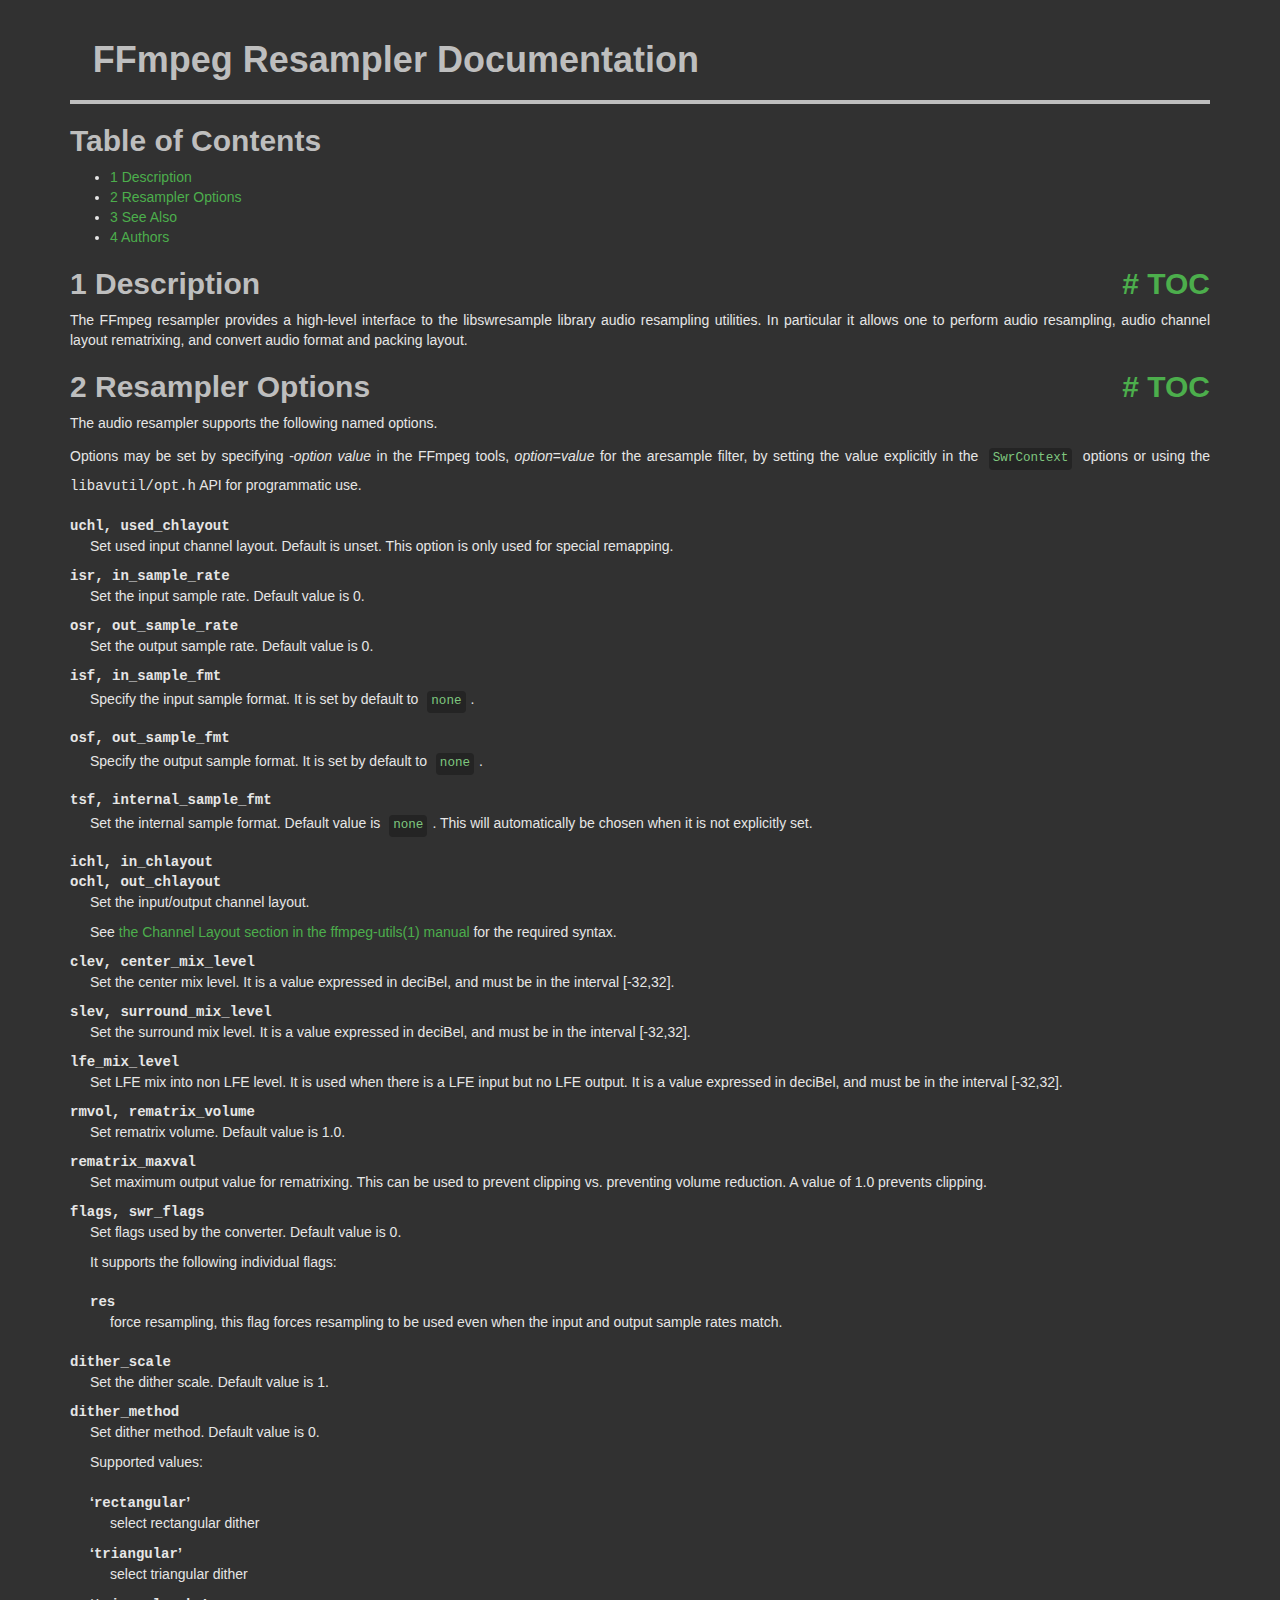
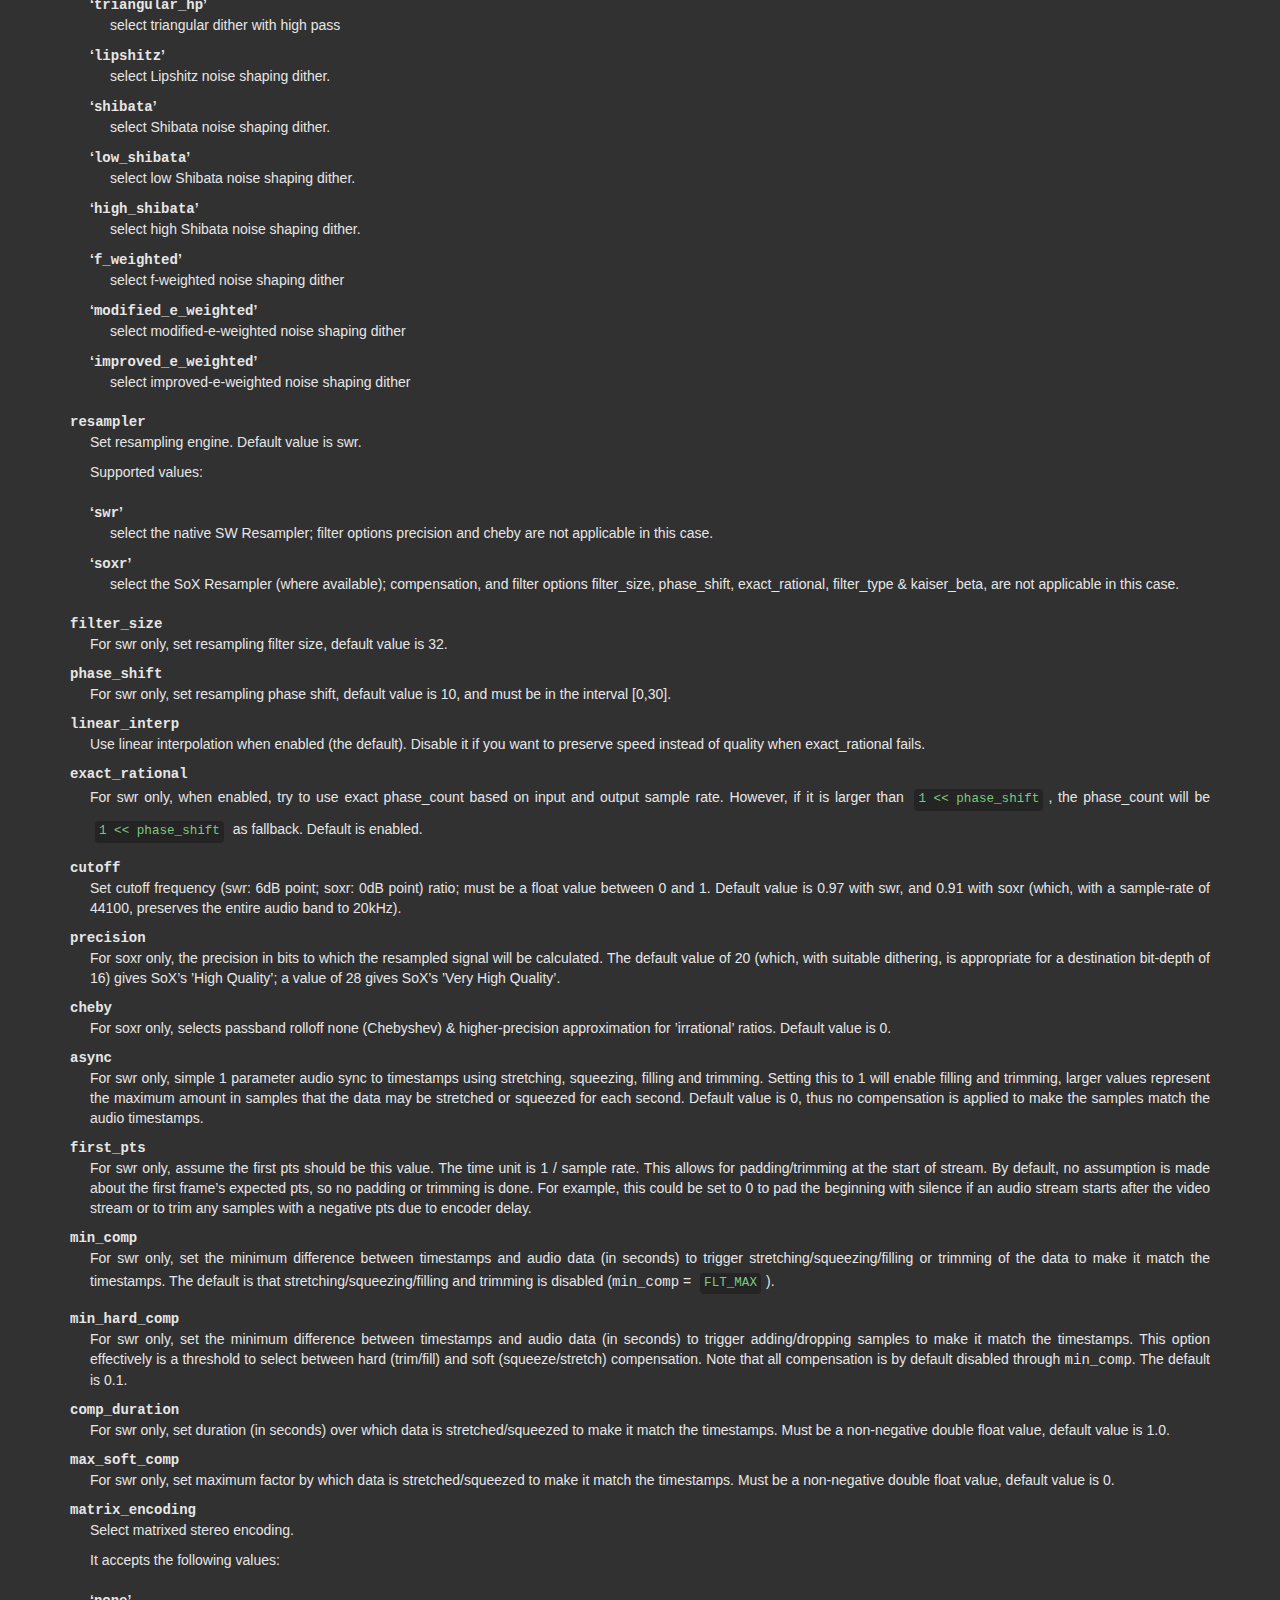
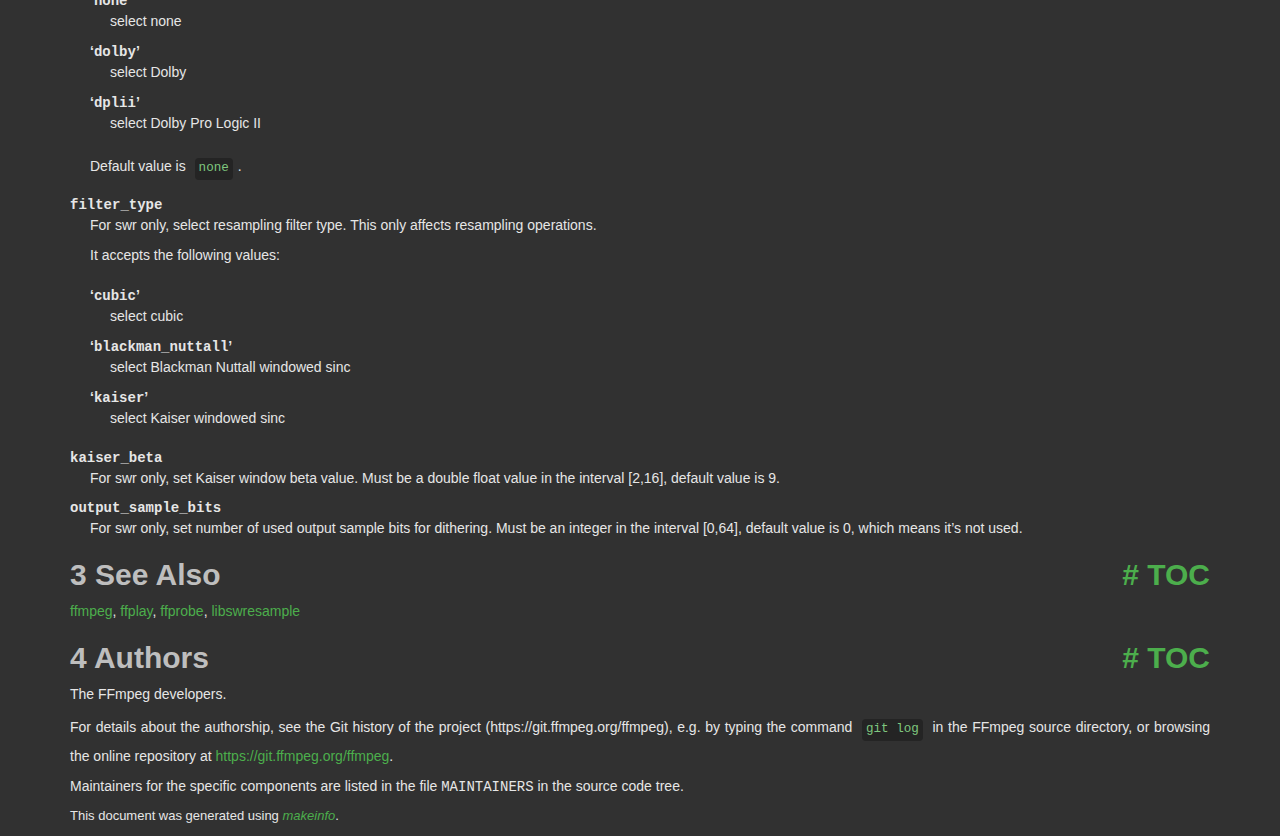
<file: ffmpeg-7.1.1-essentials_build/doc/ffmpeg-resampler.html>
<!DOCTYPE html PUBLIC "-//W3C//DTD HTML 4.01 Transitional//EN" "http://www.w3.org/TR/html4/loose.dtd">
<html>
<!-- Created by , GNU Texinfo 7.1.1 -->
  <head>
    <meta charset="utf-8">
    <title>
      FFmpeg Resampler Documentation
    </title>
    <meta name="viewport" content="width=device-width,initial-scale=1.0">
    <link rel="stylesheet" type="text/css" href="bootstrap.min.css">
    <link rel="stylesheet" type="text/css" href="style.min.css">
  </head>
  <body>
    <div class="container">
      <h1>
      FFmpeg Resampler Documentation
      </h1>


<a name="SEC_Top"></a>

<div class="element-contents" id="SEC_Contents">
<h2 class="contents-heading">Table of Contents</h2>

<div class="contents">

<ul class="toc-numbered-mark">
  <li><a id="toc-Description" href="#Description">1 Description</a></li>
  <li><a id="toc-Resampler-Options" href="#Resampler-Options">2 Resampler Options</a></li>
  <li><a id="toc-See-Also" href="#See-Also">3 See Also</a></li>
  <li><a id="toc-Authors" href="#Authors">4 Authors</a></li>
</ul>
</div>
</div>

<a name="Description"></a>
<h2 class="chapter">1 Description<span class="pull-right"><a class="anchor hidden-xs" href="#Description" aria-hidden="true">#</a> <a class="anchor hidden-xs"href="#toc-Description" aria-hidden="true">TOC</a></span></h2>

<p>The FFmpeg resampler provides a high-level interface to the
libswresample library audio resampling utilities. In particular it
allows one to perform audio resampling, audio channel layout rematrixing,
and convert audio format and packing layout.
</p>

<a name="Resampler-Options"></a>
<h2 class="chapter">2 Resampler Options<span class="pull-right"><a class="anchor hidden-xs" href="#Resampler-Options" aria-hidden="true">#</a> <a class="anchor hidden-xs"href="#toc-Resampler-Options" aria-hidden="true">TOC</a></span></h2>

<p>The audio resampler supports the following named options.
</p>
<p>Options may be set by specifying -<var class="var">option</var> <var class="var">value</var> in the
FFmpeg tools, <var class="var">option</var>=<var class="var">value</var> for the aresample filter,
by setting the value explicitly in the
<code class="code">SwrContext</code> options or using the <samp class="file">libavutil/opt.h</samp> API for
programmatic use.
</p>
<dl class="table">
<dt><samp class="option">uchl, used_chlayout</samp></dt>
<dd><p>Set used input channel layout. Default is unset. This option is
only used for special remapping.
</p>
</dd>
<dt><samp class="option">isr, in_sample_rate</samp></dt>
<dd><p>Set the input sample rate. Default value is 0.
</p>
</dd>
<dt><samp class="option">osr, out_sample_rate</samp></dt>
<dd><p>Set the output sample rate. Default value is 0.
</p>
</dd>
<dt><samp class="option">isf, in_sample_fmt</samp></dt>
<dd><p>Specify the input sample format. It is set by default to <code class="code">none</code>.
</p>
</dd>
<dt><samp class="option">osf, out_sample_fmt</samp></dt>
<dd><p>Specify the output sample format. It is set by default to <code class="code">none</code>.
</p>
</dd>
<dt><samp class="option">tsf, internal_sample_fmt</samp></dt>
<dd><p>Set the internal sample format. Default value is <code class="code">none</code>.
This will automatically be chosen when it is not explicitly set.
</p>
</dd>
<dt><samp class="option">ichl, in_chlayout</samp></dt>
<dt><samp class="option">ochl, out_chlayout</samp></dt>
<dd><p>Set the input/output channel layout.
</p>
<p>See <a data-manual="ffmpeg-utils" href="ffmpeg-utils.html#channel-layout-syntax">the Channel Layout section in the ffmpeg-utils(1) manual</a>
for the required syntax.
</p>
</dd>
<dt><samp class="option">clev, center_mix_level</samp></dt>
<dd><p>Set the center mix level. It is a value expressed in deciBel, and must be
in the interval [-32,32].
</p>
</dd>
<dt><samp class="option">slev, surround_mix_level</samp></dt>
<dd><p>Set the surround mix level. It is a value expressed in deciBel, and must
be in the interval [-32,32].
</p>
</dd>
<dt><samp class="option">lfe_mix_level</samp></dt>
<dd><p>Set LFE mix into non LFE level. It is used when there is a LFE input but no
LFE output. It is a value expressed in deciBel, and must
be in the interval [-32,32].
</p>
</dd>
<dt><samp class="option">rmvol, rematrix_volume</samp></dt>
<dd><p>Set rematrix volume. Default value is 1.0.
</p>
</dd>
<dt><samp class="option">rematrix_maxval</samp></dt>
<dd><p>Set maximum output value for rematrixing.
This can be used to prevent clipping vs. preventing volume reduction.
A value of 1.0 prevents clipping.
</p>
</dd>
<dt><samp class="option">flags, swr_flags</samp></dt>
<dd><p>Set flags used by the converter. Default value is 0.
</p>
<p>It supports the following individual flags:
</p><dl class="table">
<dt><samp class="option">res</samp></dt>
<dd><p>force resampling, this flag forces resampling to be used even when the
input and output sample rates match.
</p></dd>
</dl>

</dd>
<dt><samp class="option">dither_scale</samp></dt>
<dd><p>Set the dither scale. Default value is 1.
</p>
</dd>
<dt><samp class="option">dither_method</samp></dt>
<dd><p>Set dither method. Default value is 0.
</p>
<p>Supported values:
</p><dl class="table">
<dt>&lsquo;<samp class="samp">rectangular</samp>&rsquo;</dt>
<dd><p>select rectangular dither
</p></dd>
<dt>&lsquo;<samp class="samp">triangular</samp>&rsquo;</dt>
<dd><p>select triangular dither
</p></dd>
<dt>&lsquo;<samp class="samp">triangular_hp</samp>&rsquo;</dt>
<dd><p>select triangular dither with high pass
</p></dd>
<dt>&lsquo;<samp class="samp">lipshitz</samp>&rsquo;</dt>
<dd><p>select Lipshitz noise shaping dither.
</p></dd>
<dt>&lsquo;<samp class="samp">shibata</samp>&rsquo;</dt>
<dd><p>select Shibata noise shaping dither.
</p></dd>
<dt>&lsquo;<samp class="samp">low_shibata</samp>&rsquo;</dt>
<dd><p>select low Shibata noise shaping dither.
</p></dd>
<dt>&lsquo;<samp class="samp">high_shibata</samp>&rsquo;</dt>
<dd><p>select high Shibata noise shaping dither.
</p></dd>
<dt>&lsquo;<samp class="samp">f_weighted</samp>&rsquo;</dt>
<dd><p>select f-weighted noise shaping dither
</p></dd>
<dt>&lsquo;<samp class="samp">modified_e_weighted</samp>&rsquo;</dt>
<dd><p>select modified-e-weighted noise shaping dither
</p></dd>
<dt>&lsquo;<samp class="samp">improved_e_weighted</samp>&rsquo;</dt>
<dd><p>select improved-e-weighted noise shaping dither
</p>
</dd>
</dl>

</dd>
<dt><samp class="option">resampler</samp></dt>
<dd><p>Set resampling engine. Default value is swr.
</p>
<p>Supported values:
</p><dl class="table">
<dt>&lsquo;<samp class="samp">swr</samp>&rsquo;</dt>
<dd><p>select the native SW Resampler; filter options precision and cheby are not
applicable in this case.
</p></dd>
<dt>&lsquo;<samp class="samp">soxr</samp>&rsquo;</dt>
<dd><p>select the SoX Resampler (where available); compensation, and filter options
filter_size, phase_shift, exact_rational, filter_type &amp; kaiser_beta, are not
applicable in this case.
</p></dd>
</dl>

</dd>
<dt><samp class="option">filter_size</samp></dt>
<dd><p>For swr only, set resampling filter size, default value is 32.
</p>
</dd>
<dt><samp class="option">phase_shift</samp></dt>
<dd><p>For swr only, set resampling phase shift, default value is 10, and must be in
the interval [0,30].
</p>
</dd>
<dt><samp class="option">linear_interp</samp></dt>
<dd><p>Use linear interpolation when enabled (the default). Disable it if you want
to preserve speed instead of quality when exact_rational fails.
</p>
</dd>
<dt><samp class="option">exact_rational</samp></dt>
<dd><p>For swr only, when enabled, try to use exact phase_count based on input and
output sample rate. However, if it is larger than <code class="code">1 &lt;&lt; phase_shift</code>,
the phase_count will be <code class="code">1 &lt;&lt; phase_shift</code> as fallback. Default is enabled.
</p>
</dd>
<dt><samp class="option">cutoff</samp></dt>
<dd><p>Set cutoff frequency (swr: 6dB point; soxr: 0dB point) ratio; must be a float
value between 0 and 1.  Default value is 0.97 with swr, and 0.91 with soxr
(which, with a sample-rate of 44100, preserves the entire audio band to 20kHz).
</p>
</dd>
<dt><samp class="option">precision</samp></dt>
<dd><p>For soxr only, the precision in bits to which the resampled signal will be
calculated.  The default value of 20 (which, with suitable dithering, is
appropriate for a destination bit-depth of 16) gives SoX&rsquo;s &rsquo;High Quality&rsquo;; a
value of 28 gives SoX&rsquo;s &rsquo;Very High Quality&rsquo;.
</p>
</dd>
<dt><samp class="option">cheby</samp></dt>
<dd><p>For soxr only, selects passband rolloff none (Chebyshev) &amp; higher-precision
approximation for &rsquo;irrational&rsquo; ratios. Default value is 0.
</p>
</dd>
<dt><samp class="option">async</samp></dt>
<dd><p>For swr only, simple 1 parameter audio sync to timestamps using stretching,
squeezing, filling and trimming. Setting this to 1 will enable filling and
trimming, larger values represent the maximum amount in samples that the data
may be stretched or squeezed for each second.
Default value is 0, thus no compensation is applied to make the samples match
the audio timestamps.
</p>
</dd>
<dt><samp class="option">first_pts</samp></dt>
<dd><p>For swr only, assume the first pts should be this value. The time unit is 1 / sample rate.
This allows for padding/trimming at the start of stream. By default, no
assumption is made about the first frame&rsquo;s expected pts, so no padding or
trimming is done. For example, this could be set to 0 to pad the beginning with
silence if an audio stream starts after the video stream or to trim any samples
with a negative pts due to encoder delay.
</p>
</dd>
<dt><samp class="option">min_comp</samp></dt>
<dd><p>For swr only, set the minimum difference between timestamps and audio data (in
seconds) to trigger stretching/squeezing/filling or trimming of the
data to make it match the timestamps. The default is that
stretching/squeezing/filling and trimming is disabled
(<samp class="option">min_comp</samp> = <code class="code">FLT_MAX</code>).
</p>
</dd>
<dt><samp class="option">min_hard_comp</samp></dt>
<dd><p>For swr only, set the minimum difference between timestamps and audio data (in
seconds) to trigger adding/dropping samples to make it match the
timestamps.  This option effectively is a threshold to select between
hard (trim/fill) and soft (squeeze/stretch) compensation. Note that
all compensation is by default disabled through <samp class="option">min_comp</samp>.
The default is 0.1.
</p>
</dd>
<dt><samp class="option">comp_duration</samp></dt>
<dd><p>For swr only, set duration (in seconds) over which data is stretched/squeezed
to make it match the timestamps. Must be a non-negative double float value,
default value is 1.0.
</p>
</dd>
<dt><samp class="option">max_soft_comp</samp></dt>
<dd><p>For swr only, set maximum factor by which data is stretched/squeezed to make it
match the timestamps. Must be a non-negative double float value, default value
is 0.
</p>
</dd>
<dt><samp class="option">matrix_encoding</samp></dt>
<dd><p>Select matrixed stereo encoding.
</p>
<p>It accepts the following values:
</p><dl class="table">
<dt>&lsquo;<samp class="samp">none</samp>&rsquo;</dt>
<dd><p>select none
</p></dd>
<dt>&lsquo;<samp class="samp">dolby</samp>&rsquo;</dt>
<dd><p>select Dolby
</p></dd>
<dt>&lsquo;<samp class="samp">dplii</samp>&rsquo;</dt>
<dd><p>select Dolby Pro Logic II
</p></dd>
</dl>

<p>Default value is <code class="code">none</code>.
</p>
</dd>
<dt><samp class="option">filter_type</samp></dt>
<dd><p>For swr only, select resampling filter type. This only affects resampling
operations.
</p>
<p>It accepts the following values:
</p><dl class="table">
<dt>&lsquo;<samp class="samp">cubic</samp>&rsquo;</dt>
<dd><p>select cubic
</p></dd>
<dt>&lsquo;<samp class="samp">blackman_nuttall</samp>&rsquo;</dt>
<dd><p>select Blackman Nuttall windowed sinc
</p></dd>
<dt>&lsquo;<samp class="samp">kaiser</samp>&rsquo;</dt>
<dd><p>select Kaiser windowed sinc
</p></dd>
</dl>

</dd>
<dt><samp class="option">kaiser_beta</samp></dt>
<dd><p>For swr only, set Kaiser window beta value. Must be a double float value in the
interval [2,16], default value is 9.
</p>
</dd>
<dt><samp class="option">output_sample_bits</samp></dt>
<dd><p>For swr only, set number of used output sample bits for dithering. Must be an integer in the
interval [0,64], default value is 0, which means it&rsquo;s not used.
</p>
</dd>
</dl>


<a name="See-Also"></a>
<h2 class="chapter">3 See Also<span class="pull-right"><a class="anchor hidden-xs" href="#See-Also" aria-hidden="true">#</a> <a class="anchor hidden-xs"href="#toc-See-Also" aria-hidden="true">TOC</a></span></h2>

<p><a class="url" href="ffmpeg.html">ffmpeg</a>, <a class="url" href="ffplay.html">ffplay</a>, <a class="url" href="ffprobe.html">ffprobe</a>,
<a class="url" href="libswresample.html">libswresample</a>
</p>

<a name="Authors"></a>
<h2 class="chapter">4 Authors<span class="pull-right"><a class="anchor hidden-xs" href="#Authors" aria-hidden="true">#</a> <a class="anchor hidden-xs"href="#toc-Authors" aria-hidden="true">TOC</a></span></h2>

<p>The FFmpeg developers.
</p>
<p>For details about the authorship, see the Git history of the project
(https://git.ffmpeg.org/ffmpeg), e.g. by typing the command
<code class="command">git log</code> in the FFmpeg source directory, or browsing the
online repository at <a class="url" href="https://git.ffmpeg.org/ffmpeg">https://git.ffmpeg.org/ffmpeg</a>.
</p>
<p>Maintainers for the specific components are listed in the file
<samp class="file">MAINTAINERS</samp> in the source code tree.
</p>

      <p style="font-size: small;">
        This document was generated using <a class="uref" href="https://www.gnu.org/software/texinfo/"><em class="emph">makeinfo</em></a>.
      </p>
    </div>
  </body>
</html>
</file>
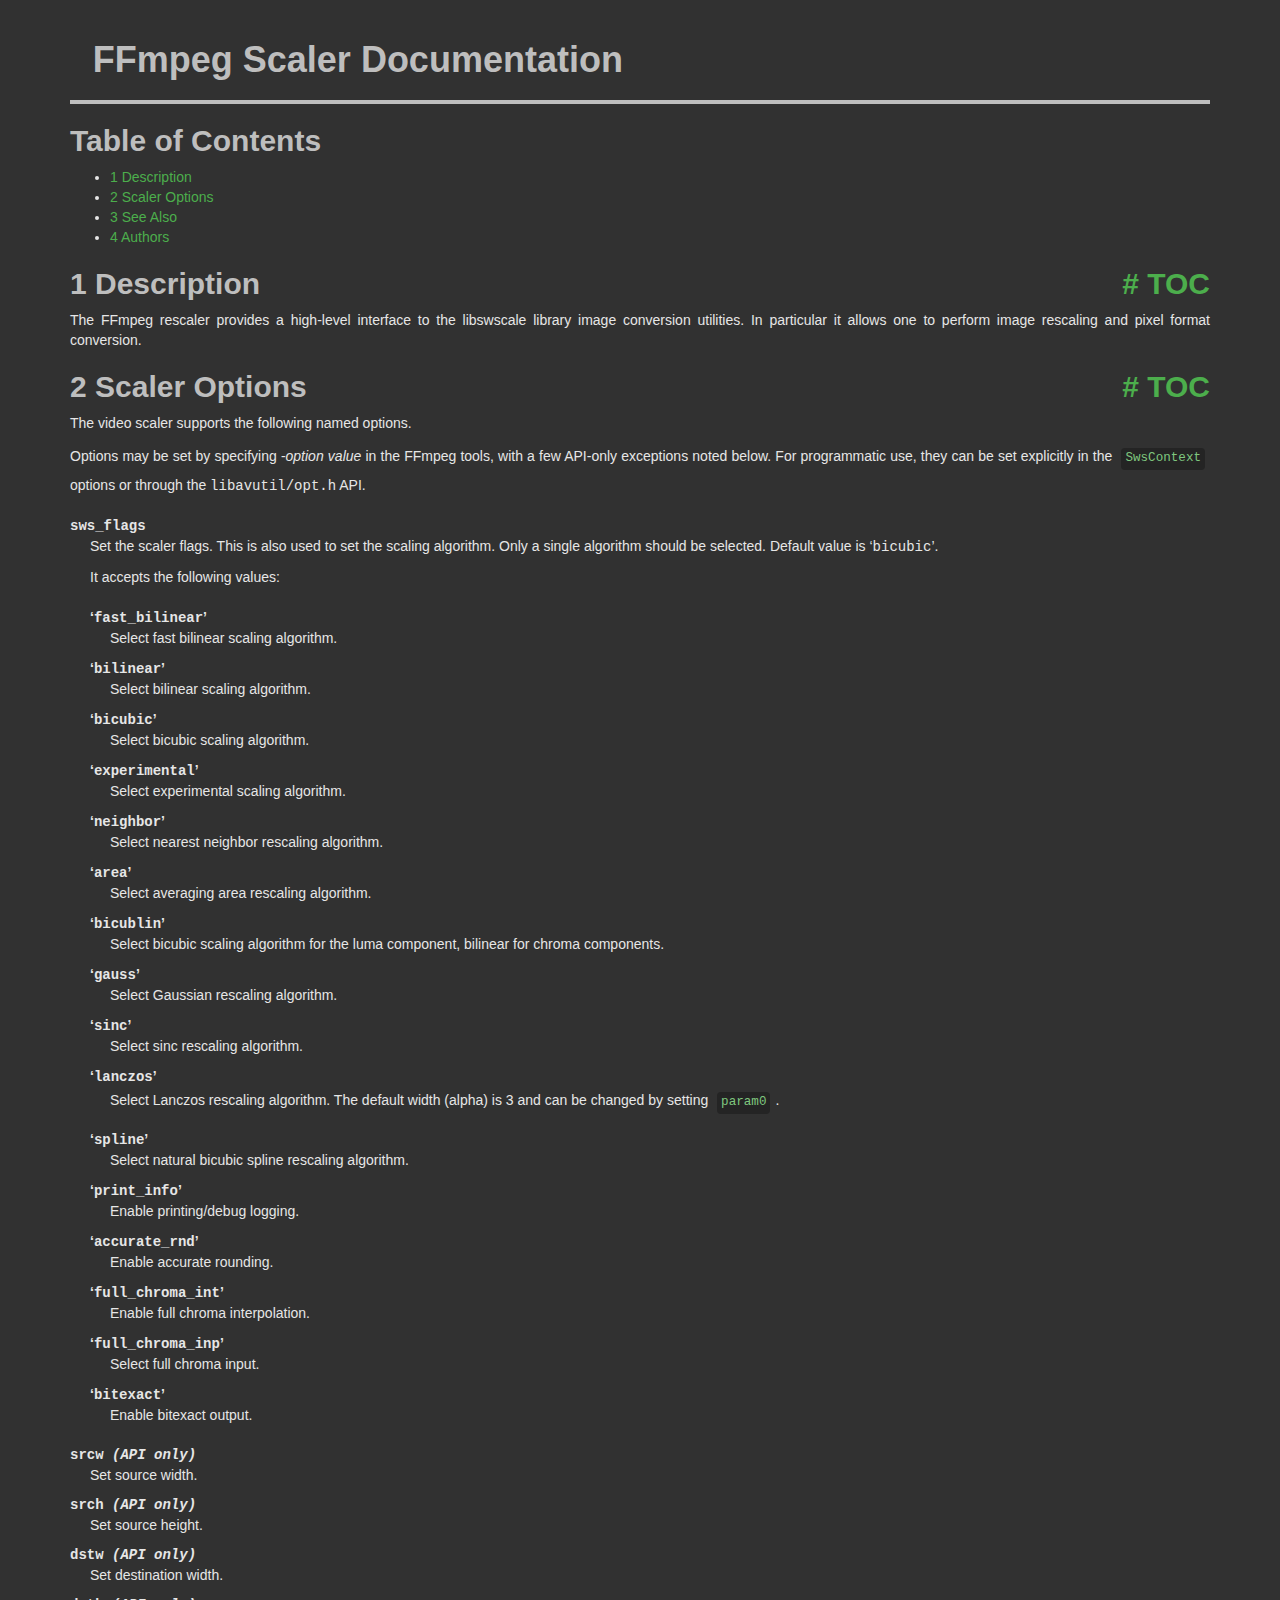
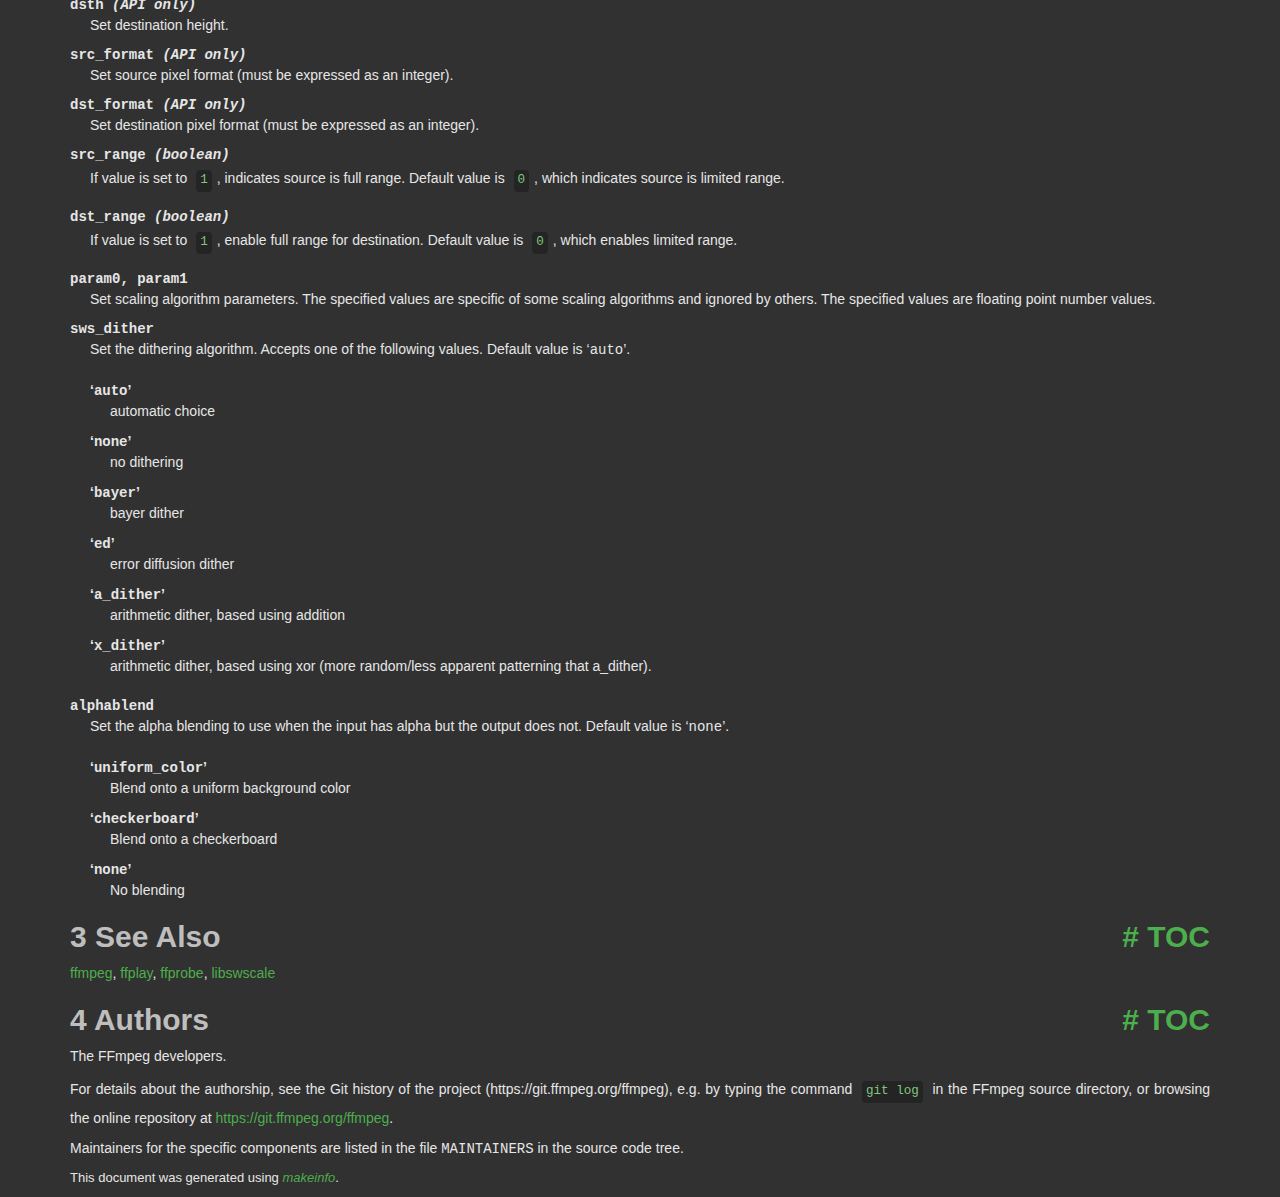
<file: ffmpeg-7.1.1-essentials_build/doc/ffmpeg-scaler.html>
<!DOCTYPE html PUBLIC "-//W3C//DTD HTML 4.01 Transitional//EN" "http://www.w3.org/TR/html4/loose.dtd">
<html>
<!-- Created by , GNU Texinfo 7.1.1 -->
  <head>
    <meta charset="utf-8">
    <title>
      FFmpeg Scaler Documentation
    </title>
    <meta name="viewport" content="width=device-width,initial-scale=1.0">
    <link rel="stylesheet" type="text/css" href="bootstrap.min.css">
    <link rel="stylesheet" type="text/css" href="style.min.css">
  </head>
  <body>
    <div class="container">
      <h1>
      FFmpeg Scaler Documentation
      </h1>


<a name="SEC_Top"></a>

<div class="element-contents" id="SEC_Contents">
<h2 class="contents-heading">Table of Contents</h2>

<div class="contents">

<ul class="toc-numbered-mark">
  <li><a id="toc-Description" href="#Description">1 Description</a></li>
  <li><a id="toc-Scaler-Options" href="#Scaler-Options">2 Scaler Options</a></li>
  <li><a id="toc-See-Also" href="#See-Also">3 See Also</a></li>
  <li><a id="toc-Authors" href="#Authors">4 Authors</a></li>
</ul>
</div>
</div>

<a name="Description"></a>
<h2 class="chapter">1 Description<span class="pull-right"><a class="anchor hidden-xs" href="#Description" aria-hidden="true">#</a> <a class="anchor hidden-xs"href="#toc-Description" aria-hidden="true">TOC</a></span></h2>

<p>The FFmpeg rescaler provides a high-level interface to the libswscale
library image conversion utilities. In particular it allows one to perform
image rescaling and pixel format conversion.
</p>

<a class="anchor" id="scaler_005foptions"></a><a name="Scaler-Options"></a>
<h2 class="chapter">2 Scaler Options<span class="pull-right"><a class="anchor hidden-xs" href="#Scaler-Options" aria-hidden="true">#</a> <a class="anchor hidden-xs"href="#toc-Scaler-Options" aria-hidden="true">TOC</a></span></h2>

<p>The video scaler supports the following named options.
</p>
<p>Options may be set by specifying -<var class="var">option</var> <var class="var">value</var> in the
FFmpeg tools, with a few API-only exceptions noted below.
For programmatic use, they can be set explicitly in the
<code class="code">SwsContext</code> options or through the <samp class="file">libavutil/opt.h</samp> API.
</p>
<dl class="table">
<dd>
<a class="anchor" id="sws_005fflags"></a></dd>
<dt><samp class="option">sws_flags</samp></dt>
<dd><p>Set the scaler flags. This is also used to set the scaling
algorithm. Only a single algorithm should be selected. Default
value is &lsquo;<samp class="samp">bicubic</samp>&rsquo;.
</p>
<p>It accepts the following values:
</p><dl class="table">
<dt>&lsquo;<samp class="samp">fast_bilinear</samp>&rsquo;</dt>
<dd><p>Select fast bilinear scaling algorithm.
</p>
</dd>
<dt>&lsquo;<samp class="samp">bilinear</samp>&rsquo;</dt>
<dd><p>Select bilinear scaling algorithm.
</p>
</dd>
<dt>&lsquo;<samp class="samp">bicubic</samp>&rsquo;</dt>
<dd><p>Select bicubic scaling algorithm.
</p>
</dd>
<dt>&lsquo;<samp class="samp">experimental</samp>&rsquo;</dt>
<dd><p>Select experimental scaling algorithm.
</p>
</dd>
<dt>&lsquo;<samp class="samp">neighbor</samp>&rsquo;</dt>
<dd><p>Select nearest neighbor rescaling algorithm.
</p>
</dd>
<dt>&lsquo;<samp class="samp">area</samp>&rsquo;</dt>
<dd><p>Select averaging area rescaling algorithm.
</p>
</dd>
<dt>&lsquo;<samp class="samp">bicublin</samp>&rsquo;</dt>
<dd><p>Select bicubic scaling algorithm for the luma component, bilinear for
chroma components.
</p>
</dd>
<dt>&lsquo;<samp class="samp">gauss</samp>&rsquo;</dt>
<dd><p>Select Gaussian rescaling algorithm.
</p>
</dd>
<dt>&lsquo;<samp class="samp">sinc</samp>&rsquo;</dt>
<dd><p>Select sinc rescaling algorithm.
</p>
</dd>
<dt>&lsquo;<samp class="samp">lanczos</samp>&rsquo;</dt>
<dd><p>Select Lanczos rescaling algorithm. The default width (alpha) is 3 and can be
changed by setting <code class="code">param0</code>.
</p>
</dd>
<dt>&lsquo;<samp class="samp">spline</samp>&rsquo;</dt>
<dd><p>Select natural bicubic spline rescaling algorithm.
</p>
</dd>
<dt>&lsquo;<samp class="samp">print_info</samp>&rsquo;</dt>
<dd><p>Enable printing/debug logging.
</p>
</dd>
<dt>&lsquo;<samp class="samp">accurate_rnd</samp>&rsquo;</dt>
<dd><p>Enable accurate rounding.
</p>
</dd>
<dt>&lsquo;<samp class="samp">full_chroma_int</samp>&rsquo;</dt>
<dd><p>Enable full chroma interpolation.
</p>
</dd>
<dt>&lsquo;<samp class="samp">full_chroma_inp</samp>&rsquo;</dt>
<dd><p>Select full chroma input.
</p>
</dd>
<dt>&lsquo;<samp class="samp">bitexact</samp>&rsquo;</dt>
<dd><p>Enable bitexact output.
</p></dd>
</dl>

</dd>
<dt><samp class="option">srcw <var class="var">(API only)</var></samp></dt>
<dd><p>Set source width.
</p>
</dd>
<dt><samp class="option">srch <var class="var">(API only)</var></samp></dt>
<dd><p>Set source height.
</p>
</dd>
<dt><samp class="option">dstw <var class="var">(API only)</var></samp></dt>
<dd><p>Set destination width.
</p>
</dd>
<dt><samp class="option">dsth <var class="var">(API only)</var></samp></dt>
<dd><p>Set destination height.
</p>
</dd>
<dt><samp class="option">src_format <var class="var">(API only)</var></samp></dt>
<dd><p>Set source pixel format (must be expressed as an integer).
</p>
</dd>
<dt><samp class="option">dst_format <var class="var">(API only)</var></samp></dt>
<dd><p>Set destination pixel format (must be expressed as an integer).
</p>
</dd>
<dt><samp class="option">src_range <var class="var">(boolean)</var></samp></dt>
<dd><p>If value is set to <code class="code">1</code>, indicates source is full range. Default value is
<code class="code">0</code>, which indicates source is limited range.
</p>
</dd>
<dt><samp class="option">dst_range <var class="var">(boolean)</var></samp></dt>
<dd><p>If value is set to <code class="code">1</code>, enable full range for destination. Default value
is <code class="code">0</code>, which enables limited range.
</p>
<a class="anchor" id="sws_005fparams"></a></dd>
<dt><samp class="option">param0, param1</samp></dt>
<dd><p>Set scaling algorithm parameters. The specified values are specific of
some scaling algorithms and ignored by others. The specified values
are floating point number values.
</p>
</dd>
<dt><samp class="option">sws_dither</samp></dt>
<dd><p>Set the dithering algorithm. Accepts one of the following
values. Default value is &lsquo;<samp class="samp">auto</samp>&rsquo;.
</p>
<dl class="table">
<dt>&lsquo;<samp class="samp">auto</samp>&rsquo;</dt>
<dd><p>automatic choice
</p>
</dd>
<dt>&lsquo;<samp class="samp">none</samp>&rsquo;</dt>
<dd><p>no dithering
</p>
</dd>
<dt>&lsquo;<samp class="samp">bayer</samp>&rsquo;</dt>
<dd><p>bayer dither
</p>
</dd>
<dt>&lsquo;<samp class="samp">ed</samp>&rsquo;</dt>
<dd><p>error diffusion dither
</p>
</dd>
<dt>&lsquo;<samp class="samp">a_dither</samp>&rsquo;</dt>
<dd><p>arithmetic dither, based using addition
</p>
</dd>
<dt>&lsquo;<samp class="samp">x_dither</samp>&rsquo;</dt>
<dd><p>arithmetic dither, based using xor (more random/less apparent patterning that
a_dither).
</p>
</dd>
</dl>

</dd>
<dt><samp class="option">alphablend</samp></dt>
<dd><p>Set the alpha blending to use when the input has alpha but the output does not.
Default value is &lsquo;<samp class="samp">none</samp>&rsquo;.
</p>
<dl class="table">
<dt>&lsquo;<samp class="samp">uniform_color</samp>&rsquo;</dt>
<dd><p>Blend onto a uniform background color
</p>
</dd>
<dt>&lsquo;<samp class="samp">checkerboard</samp>&rsquo;</dt>
<dd><p>Blend onto a checkerboard
</p>
</dd>
<dt>&lsquo;<samp class="samp">none</samp>&rsquo;</dt>
<dd><p>No blending
</p>
</dd>
</dl>

</dd>
</dl>


<a name="See-Also"></a>
<h2 class="chapter">3 See Also<span class="pull-right"><a class="anchor hidden-xs" href="#See-Also" aria-hidden="true">#</a> <a class="anchor hidden-xs"href="#toc-See-Also" aria-hidden="true">TOC</a></span></h2>

<p><a class="url" href="ffmpeg.html">ffmpeg</a>, <a class="url" href="ffplay.html">ffplay</a>, <a class="url" href="ffprobe.html">ffprobe</a>,
<a class="url" href="libswscale.html">libswscale</a>
</p>

<a name="Authors"></a>
<h2 class="chapter">4 Authors<span class="pull-right"><a class="anchor hidden-xs" href="#Authors" aria-hidden="true">#</a> <a class="anchor hidden-xs"href="#toc-Authors" aria-hidden="true">TOC</a></span></h2>

<p>The FFmpeg developers.
</p>
<p>For details about the authorship, see the Git history of the project
(https://git.ffmpeg.org/ffmpeg), e.g. by typing the command
<code class="command">git log</code> in the FFmpeg source directory, or browsing the
online repository at <a class="url" href="https://git.ffmpeg.org/ffmpeg">https://git.ffmpeg.org/ffmpeg</a>.
</p>
<p>Maintainers for the specific components are listed in the file
<samp class="file">MAINTAINERS</samp> in the source code tree.
</p>

      <p style="font-size: small;">
        This document was generated using <a class="uref" href="https://www.gnu.org/software/texinfo/"><em class="emph">makeinfo</em></a>.
      </p>
    </div>
  </body>
</html>
</file>
<file: ffmpeg-7.1.1-essentials_build/doc/style.min.css>
/*!
The MIT License (MIT)

Copyright (c) 2014 Barbara Lepage <db0company@gmail.com>

Permission is hereby granted, free of charge, to any person obtaining a copy
of this software and associated documentation files (the "Software"), to deal
in the Software without restriction, including without limitation the rights
to use, copy, modify, merge, publish, distribute, sublicense, and/or sell
copies of the Software, and to permit persons to whom the Software is
furnished to do so, subject to the following conditions:

The above copyright notice and this permission notice shall be included in all
copies or substantial portions of the Software.

THE SOFTWARE IS PROVIDED "AS IS", WITHOUT WARRANTY OF ANY KIND, EXPRESS OR
IMPLIED, INCLUDING BUT NOT LIMITED TO THE WARRANTIES OF MERCHANTABILITY,
FITNESS FOR A PARTICULAR PURPOSE AND NONINFRINGEMENT. IN NO EVENT SHALL THE
AUTHORS OR COPYRIGHT HOLDERS BE LIABLE FOR ANY CLAIM, DAMAGES OR OTHER
LIABILITY, WHETHER IN AN ACTION OF CONTRACT, TORT OR OTHERWISE, ARISING FROM,
OUT OF OR IN CONNECTION WITH THE SOFTWARE OR THE USE OR OTHER DEALINGS IN THE
SOFTWARE.
 */body{background-color:#313131;color:#e6e6e6;text-align:justify}body, h1, h2, h3, h4, h5, h6{font-family:"Lucida Grande","Lucida Sans Unicode","Lucida Sans","Helvetica Neue",Helvetica,Verdana,Tahoma,sans-serif}a{color:#4cae4c}a strong{color:#e6e6e6}a:hover{color:#7fc77f}a:hover strong{color:#4cae4c}main{width:100% ! important;min-height:600px;margin:auto}h1, h2, h3, h4{font-weight:bold;text-align:left}h1, h2, h3{color:#bebebe}h1 strong, h2 strong, h3 strong{color:#e6e6e6}h4, h5, h6{color:#3c8b3c}h1{border-bottom:4px #bebebe solid;padding:20px 2%}h3{border-bottom:2px #bebebe solid;padding:15px 1%}h4{border-bottom:1px solid #e6e6e6;padding:10px 0;margin:20px 0;color:#e6e6e6}.list-group .list-group-item{background-color:#3e3e3e;border-color:black}.list-group.list-group-big .list-group-item{padding:25px}.list-group a.list-group-item{color:#7fc77f}.list-group a.list-group-item:hover{background-color:#313131;color:#4cae4c}.well{background-color:#242424;border-color:black;color:#bebebe}.well strong{color:#e6e6e6}.well code{background-color:#313131}.well hr{border-color:#3c8b3c}.well h3{margin:5px 0 15px 0;border:0;padding:0}.well a{color:#4cae4c}.well a.btn{color:white}.well small{display:block;padding:0 10px;font-style:italic}.well.example{padding-top:40px;margin-bottom:130px}.well.example pre{margin:50px;margin-bottom:30px;font-size:1.5em}.well.example .btn{margin-right:50px;margin-bottom:20px}.well.well-with-icon{min-height:136px}.well.well-with-icon .pull-right,.well.well-with-icon .pull-left{background-color:#4cae4c;color:#e6e6e6;padding:10px;border-radius:5px;margin:5px}.well.well-with-icon .pull-right{margin-left:20px}.well.well-with-icon .pull-left{margin-right:20px}a.well{display:block}a.well:hover{text-decoration:none;opacity:0.8}.info, .warning{margin:10px;padding:10px;background-color:#3e3e3e;color:#e6e6e6}.info code, .warning code{background-color:#313131}.info{border-left:10px #4cae4c solid}.warning{border-left:10px #ae4c4c solid}.with-icon{padding:30px}.with-icon .pull-left{padding-right:30px}.with-icon .pull-right{padding-left:30px}dd{margin-left:20px}code{background-color:#242424;color:#7fc77f;display:inline-block;margin:5px}.table{margin:20px 0;border-radius:4px}.table th,.table td,.table tr{border:1px solid #171717}.table tr th{background-color:#3e3e3e;border-bottom:2px solid #e6e6e6}.table tr:nth-child(odd){background-color:#242424}#sidebar-wrapper, .navbar{background-color:#171717;overflow-x:hidden}#sidebar-wrapper .sidebar-brand img,#sidebar-wrapper .navbar-brand img, .navbar .sidebar-brand img, .navbar .navbar-brand img{opacity:0.6;margin-right:8px}#sidebar-wrapper .sidebar-brand:hover,#sidebar-wrapper .navbar-brand:hover, .navbar .sidebar-brand:hover, .navbar .navbar-brand:hover{color:#fff}#sidebar-wrapper .sidebar-brand:hover img,#sidebar-wrapper .navbar-brand:hover img, .navbar .sidebar-brand:hover img, .navbar .navbar-brand:hover img{opacity:1}#sidebar-wrapper .sidebar-nav li ul, .navbar .sidebar-nav li ul{list-style-type:none;padding:0}#sidebar-wrapper .sidebar-nav li ul li, .navbar .sidebar-nav li ul li{line-height:20px}#sidebar-wrapper .sidebar-nav li ul li a, .navbar .sidebar-nav li ul li a{padding-left:20px}.content-header{height:auto;background-color:#242424}.content-header h1{color:#e6e6e6;display:block;margin:0;margin-bottom:20px;line-height:normal;border-bottom:none}#download h4, #index h4{margin-top:180px}#download h4.first, #index h4.first{margin-top:20px}#download h4.first small, #index h4.first small{color:inherit;font-size:1em}#download .btn-download-wrapper, #index .btn-download-wrapper{text-align:center;margin:160px auto}#download .btn-download-wrapper .btn, #index .btn-download-wrapper .btn{font-size:3em;padding:3%;display:inline-block;margin-bottom:5px}#download .btn-download-wrapper small, #index .btn-download-wrapper small{display:block;font-size:0.4em}#download h2.description, #index h2.description{color:#e6e6e6;font-size:2em;font-weight:bold;margin:120px 50px;line-height:2em}#download h2.description .label, #index h2.description .label{font-size:0.5em}#download .btn-download-wrapper{margin:40px auto}#download .os-selector{text-align:center;color:#e6e6e6;margin:30px 0}#download .os-selector a.btn-build{color:#e6e6e6;display:block;padding:20px;border-radius:2px}#download .os-selector .btn-build[href="#build-linux"]{background-color:#e43}#download .os-selector .btn-build[href="#build-linux"]:hover{color:#e43;background-color:#e6e6e6}#download .os-selector .btn-build[href="#build-windows"]{background-color:#06a}#download .os-selector .btn-build[href="#build-windows"]:hover{color:#06a;background-color:#e6e6e6}#download .os-selector .btn-build[href="#build-mac"]{background-color:darkgrey}#download .os-selector .btn-build[href="#build-mac"]:hover{color:darkgrey;background-color:#e6e6e6}#download .os-selector .tab-content{margin-top:20px}#download .os-selector #build-linux h3{color:#e43}#download .os-selector #build-windows h3{color:#06a}#download .os-selector #build-mac h3{color:darkgrey}footer{background-color:#242424;border-top:1px #101010 solid;padding:20px 0%}footer a{display:block}footer img[alt="FFmpeg"]{width:50%;display:block;margin:auto}
</file>
